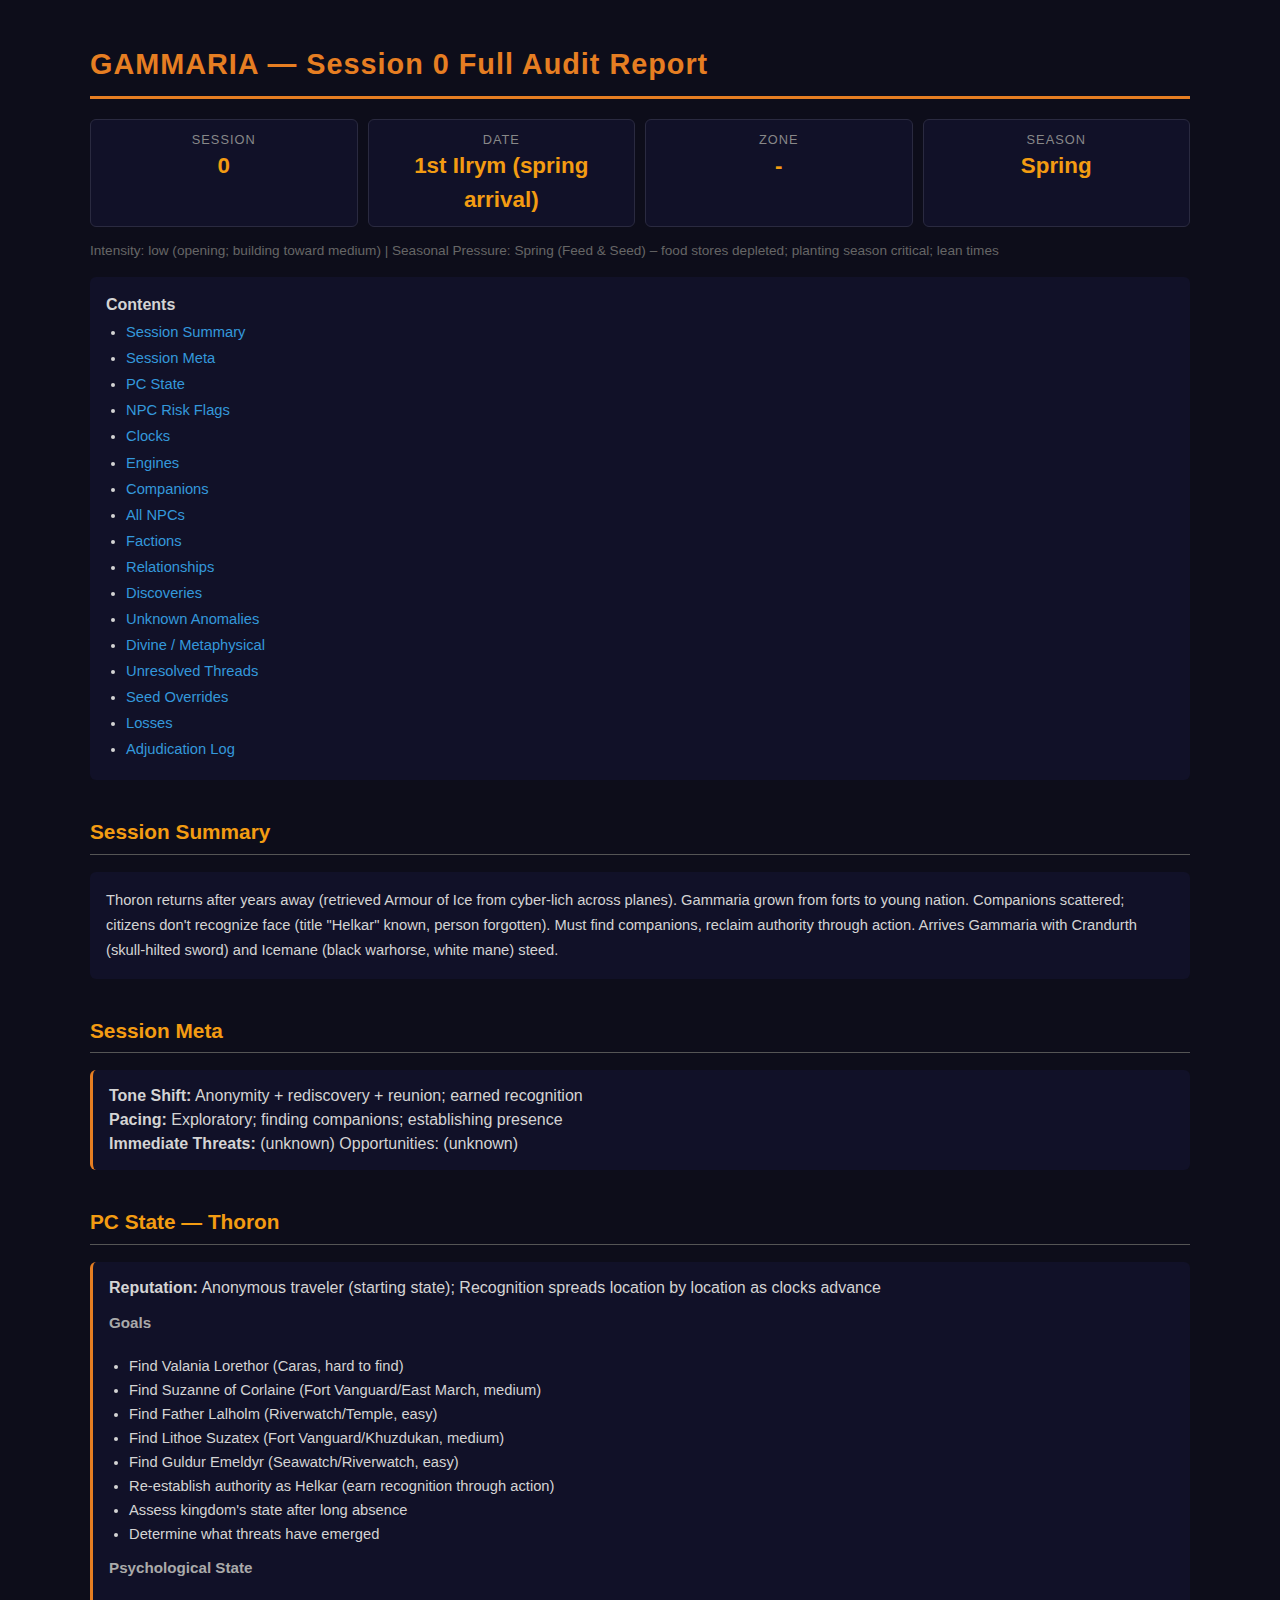
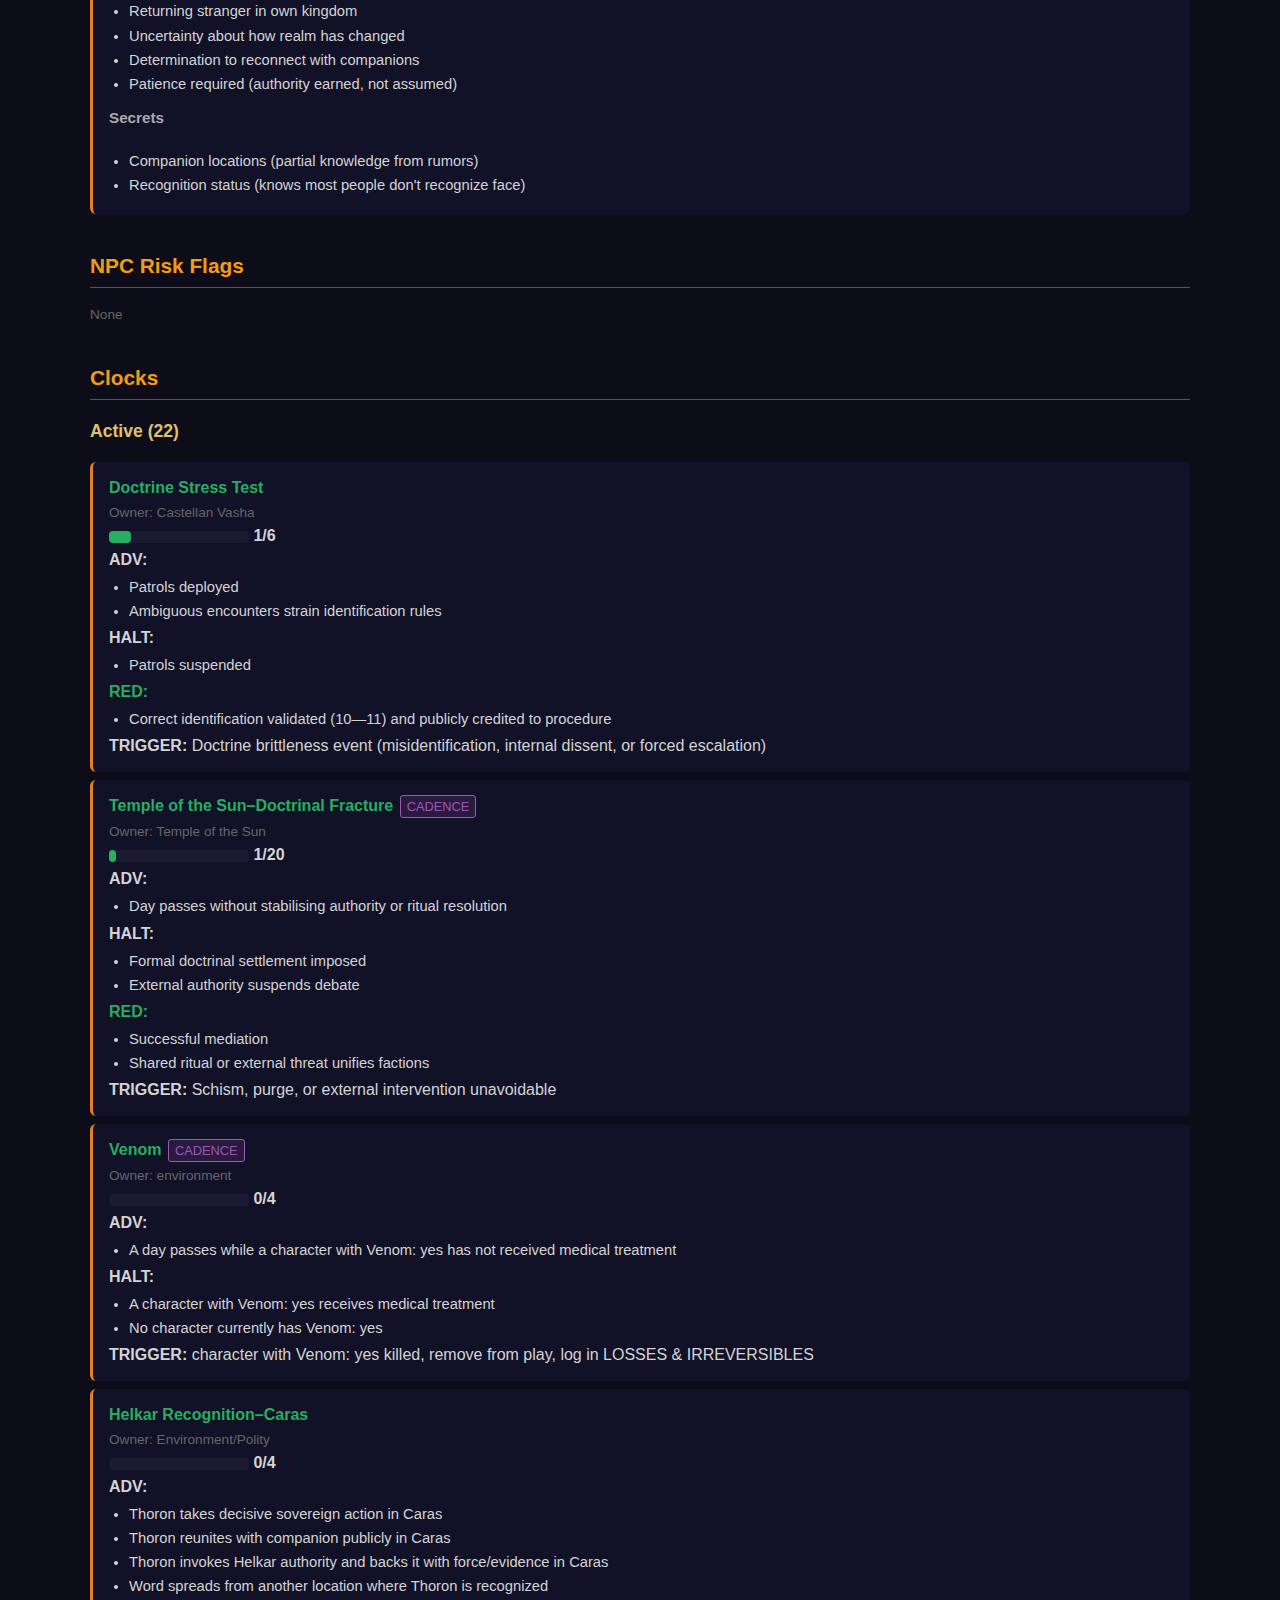
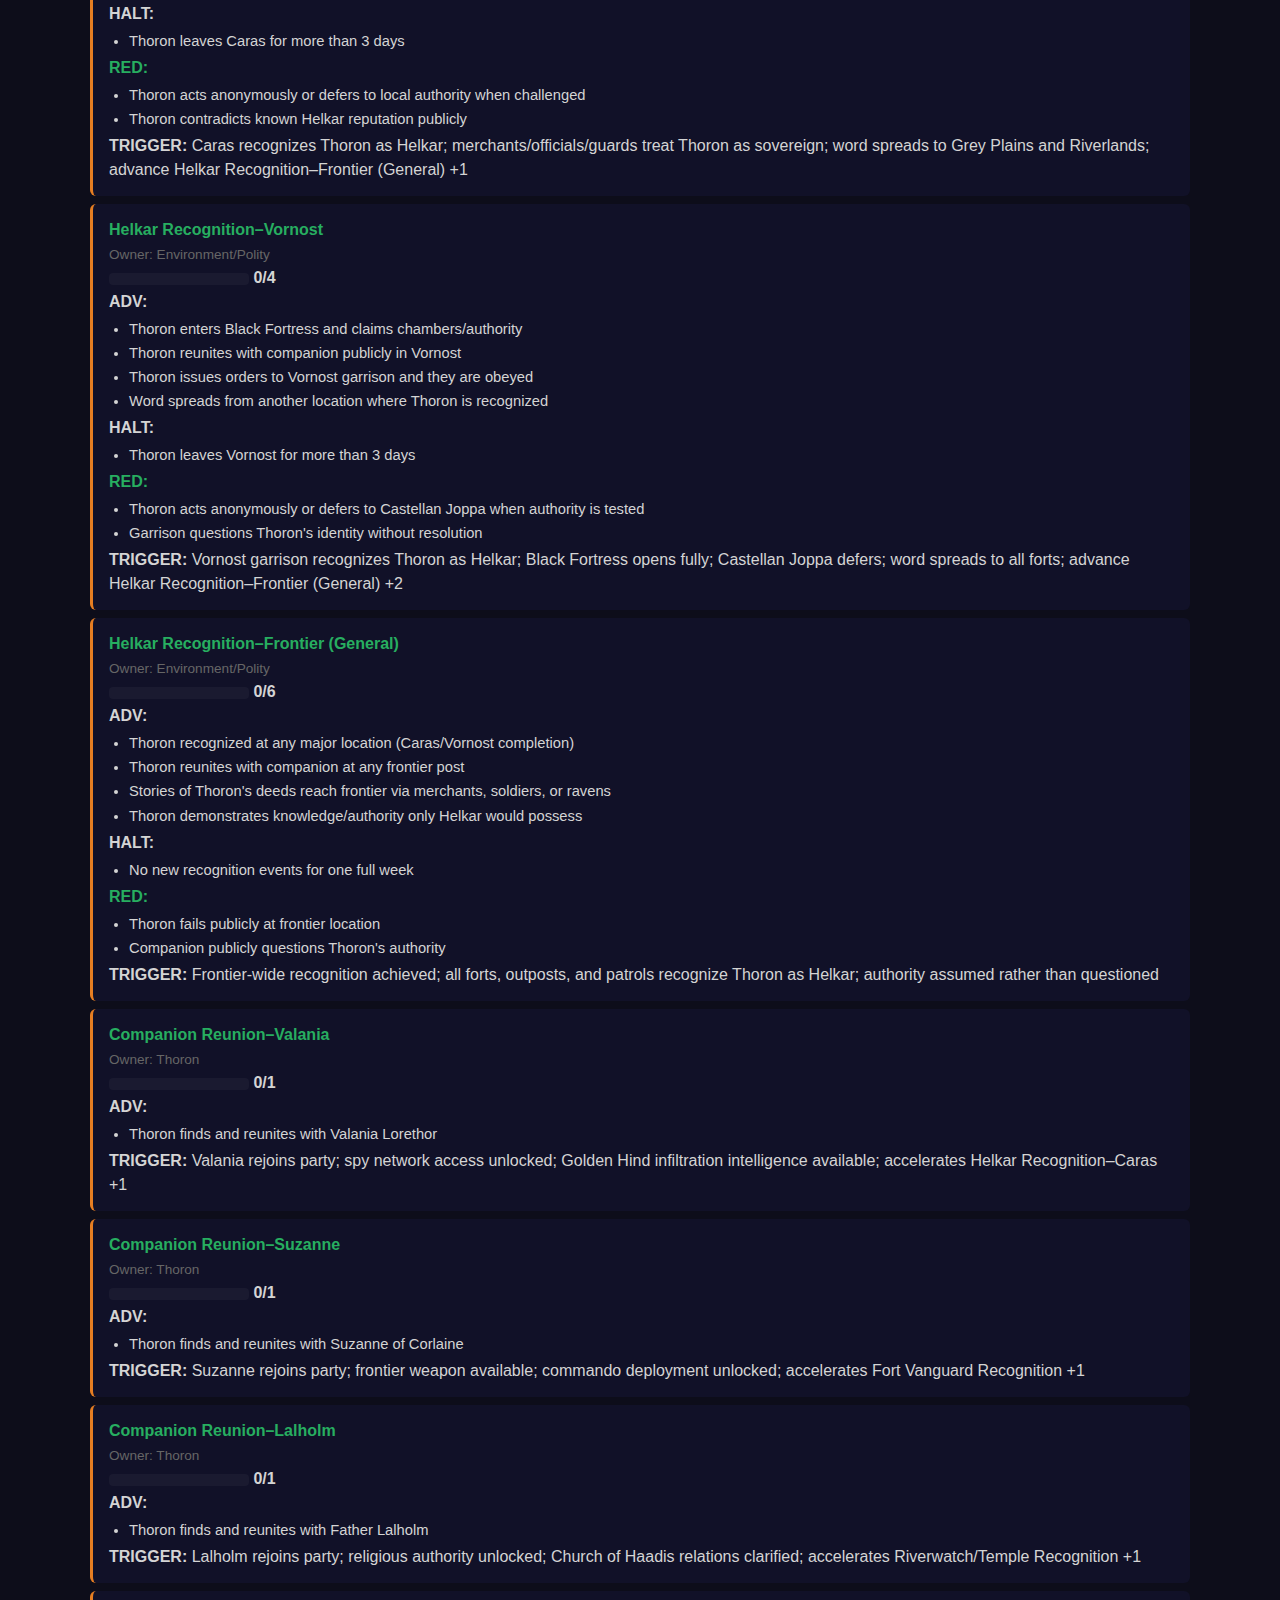
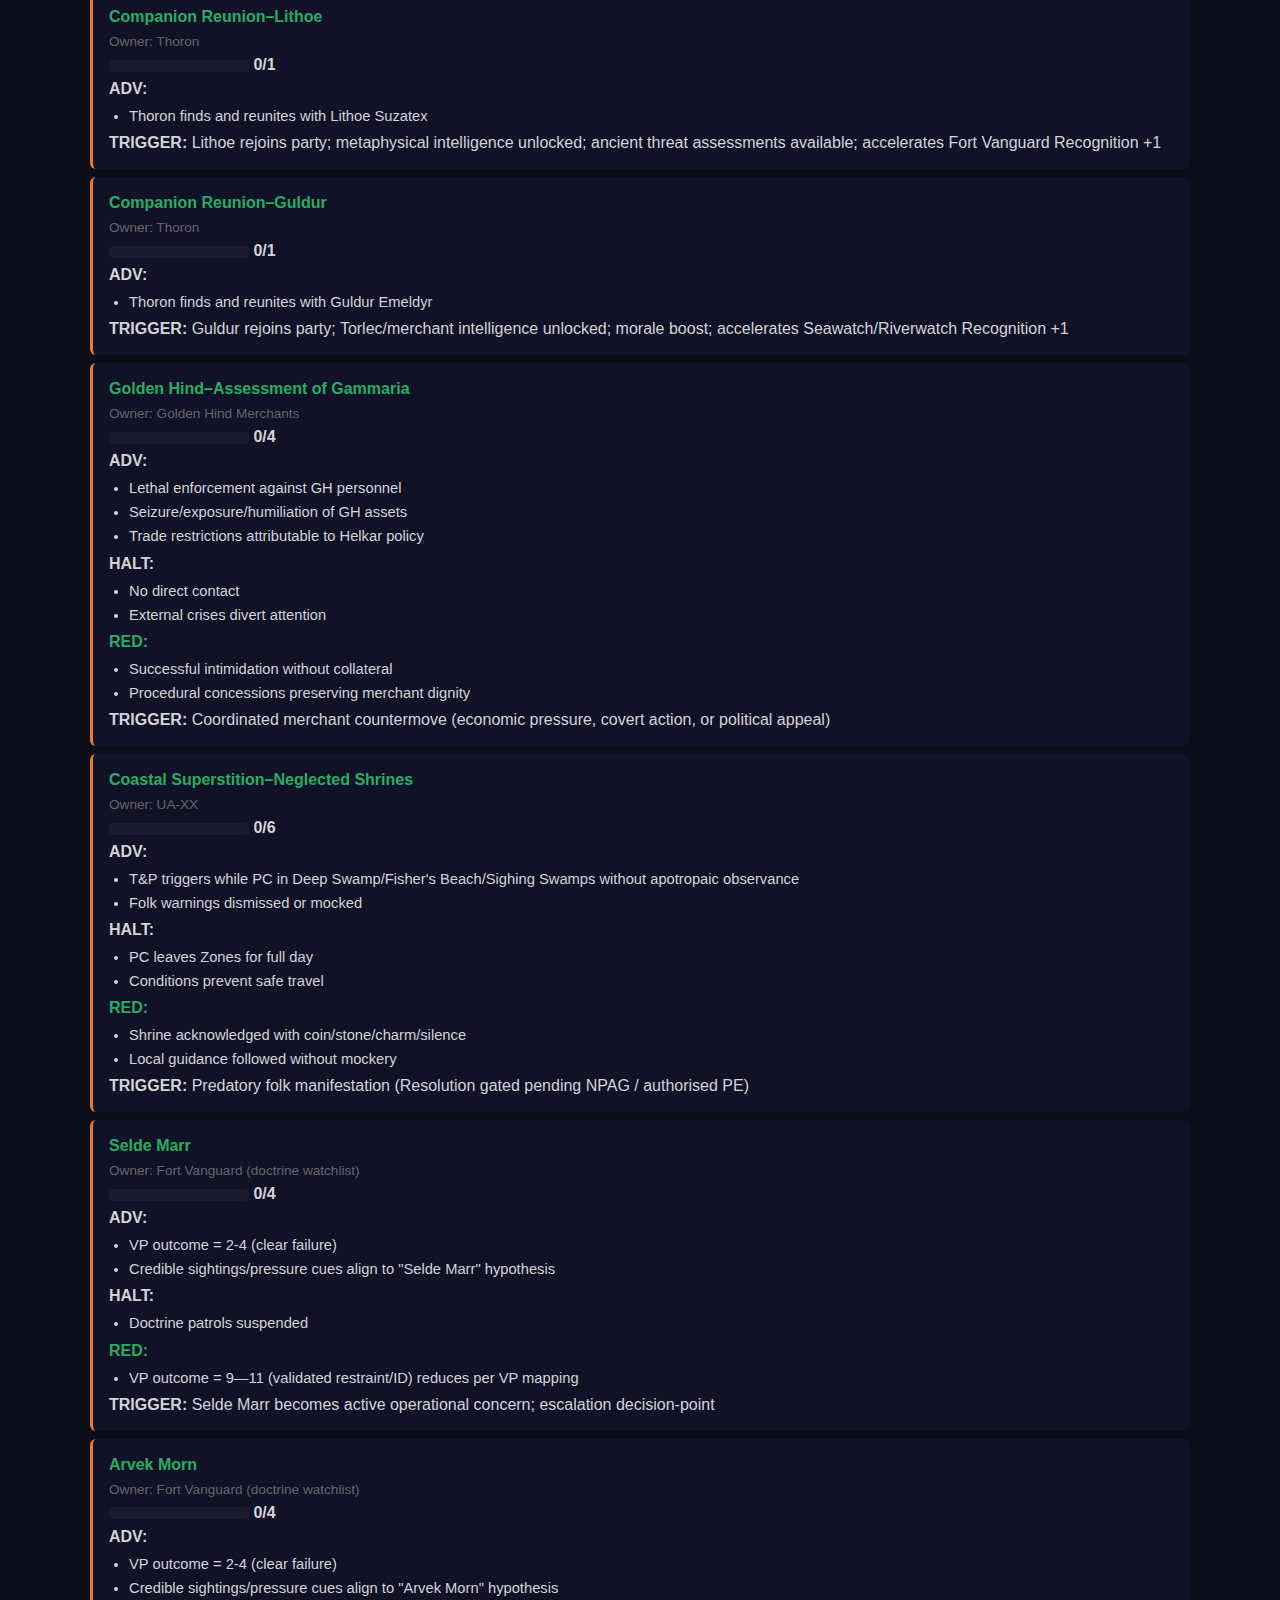
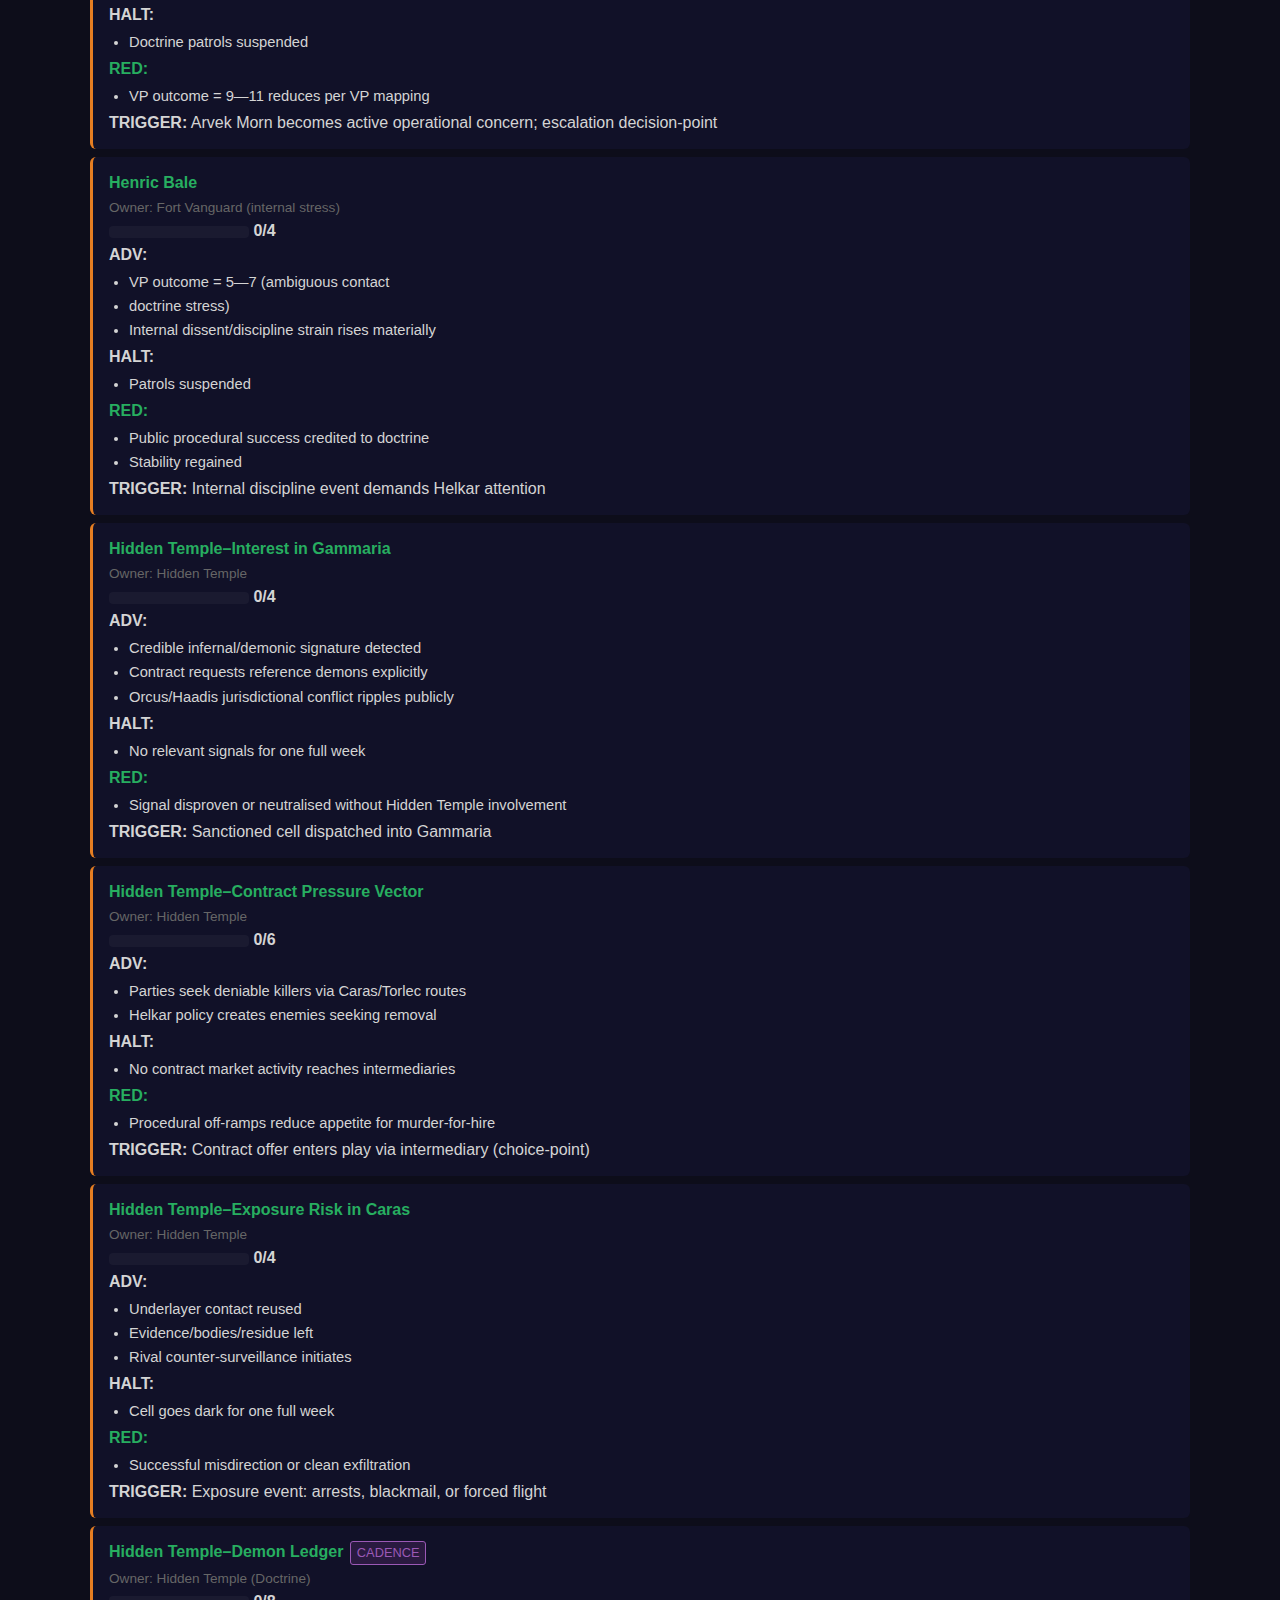
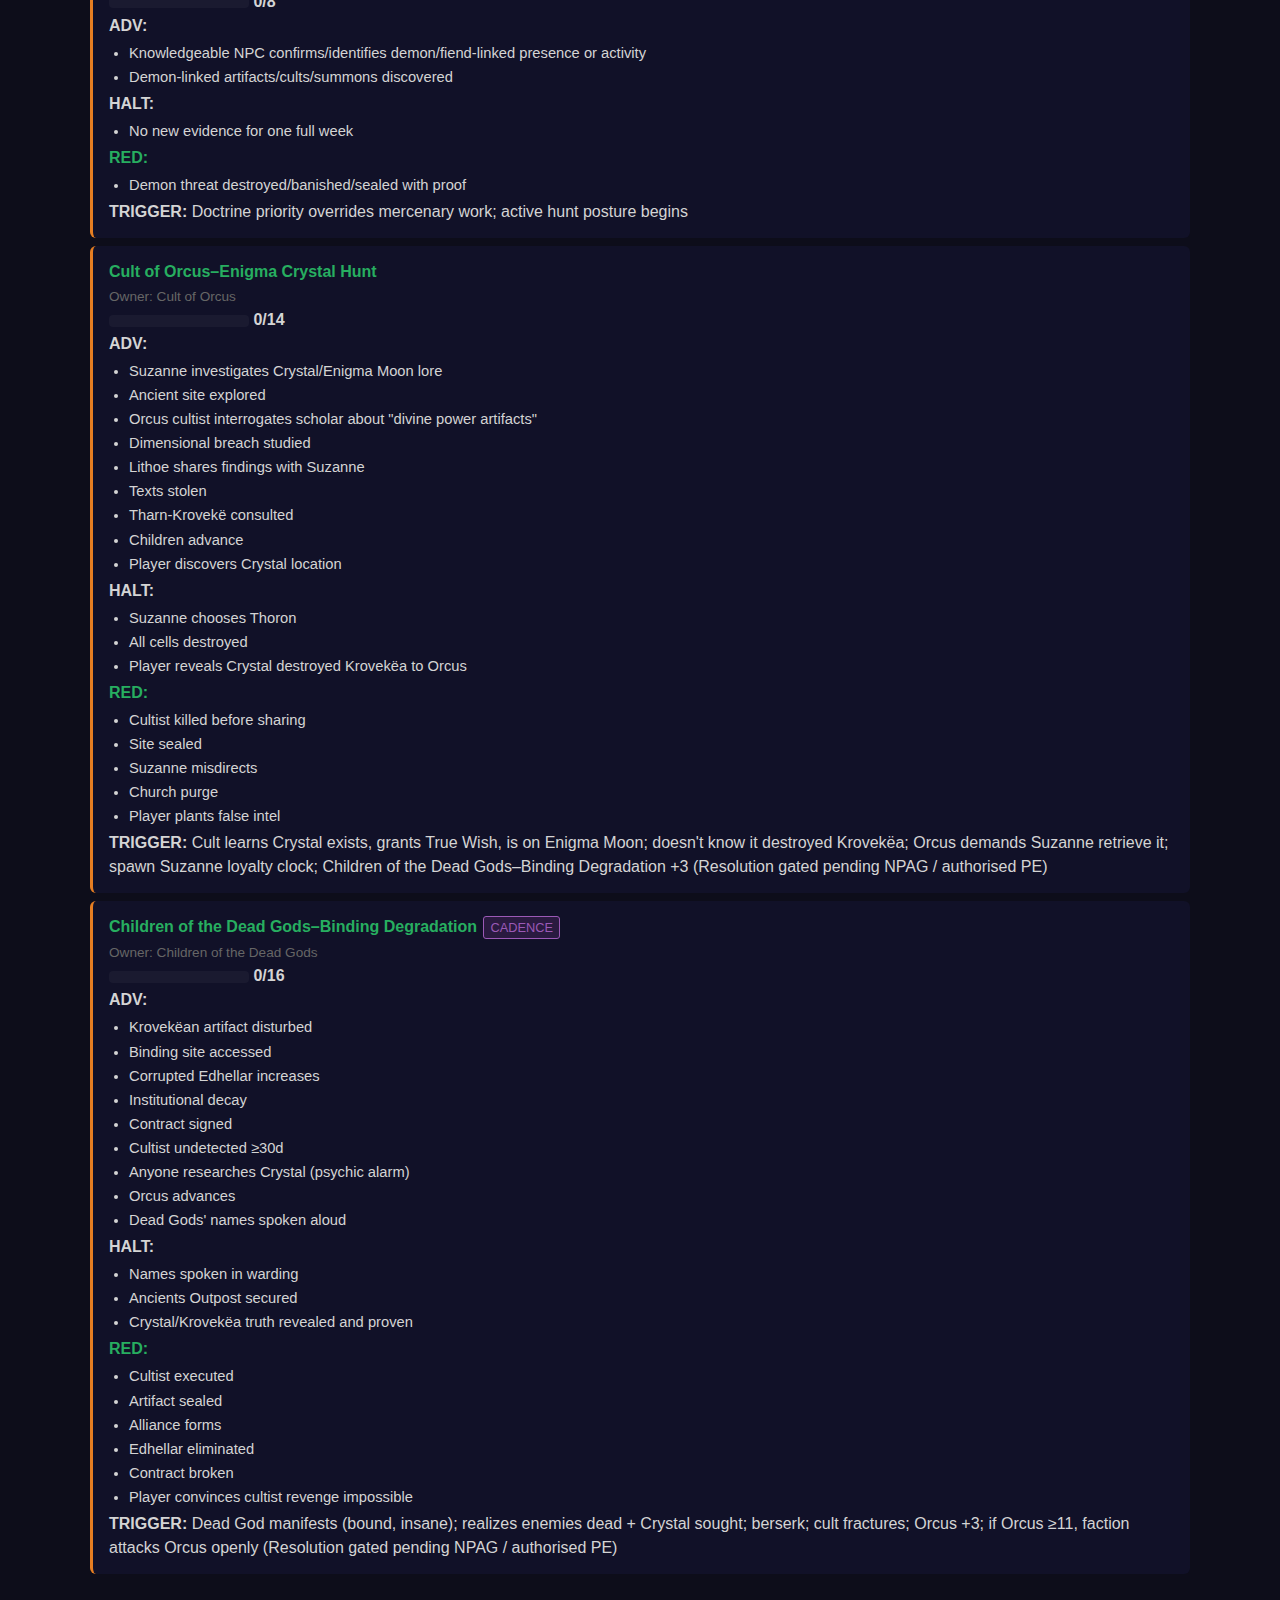
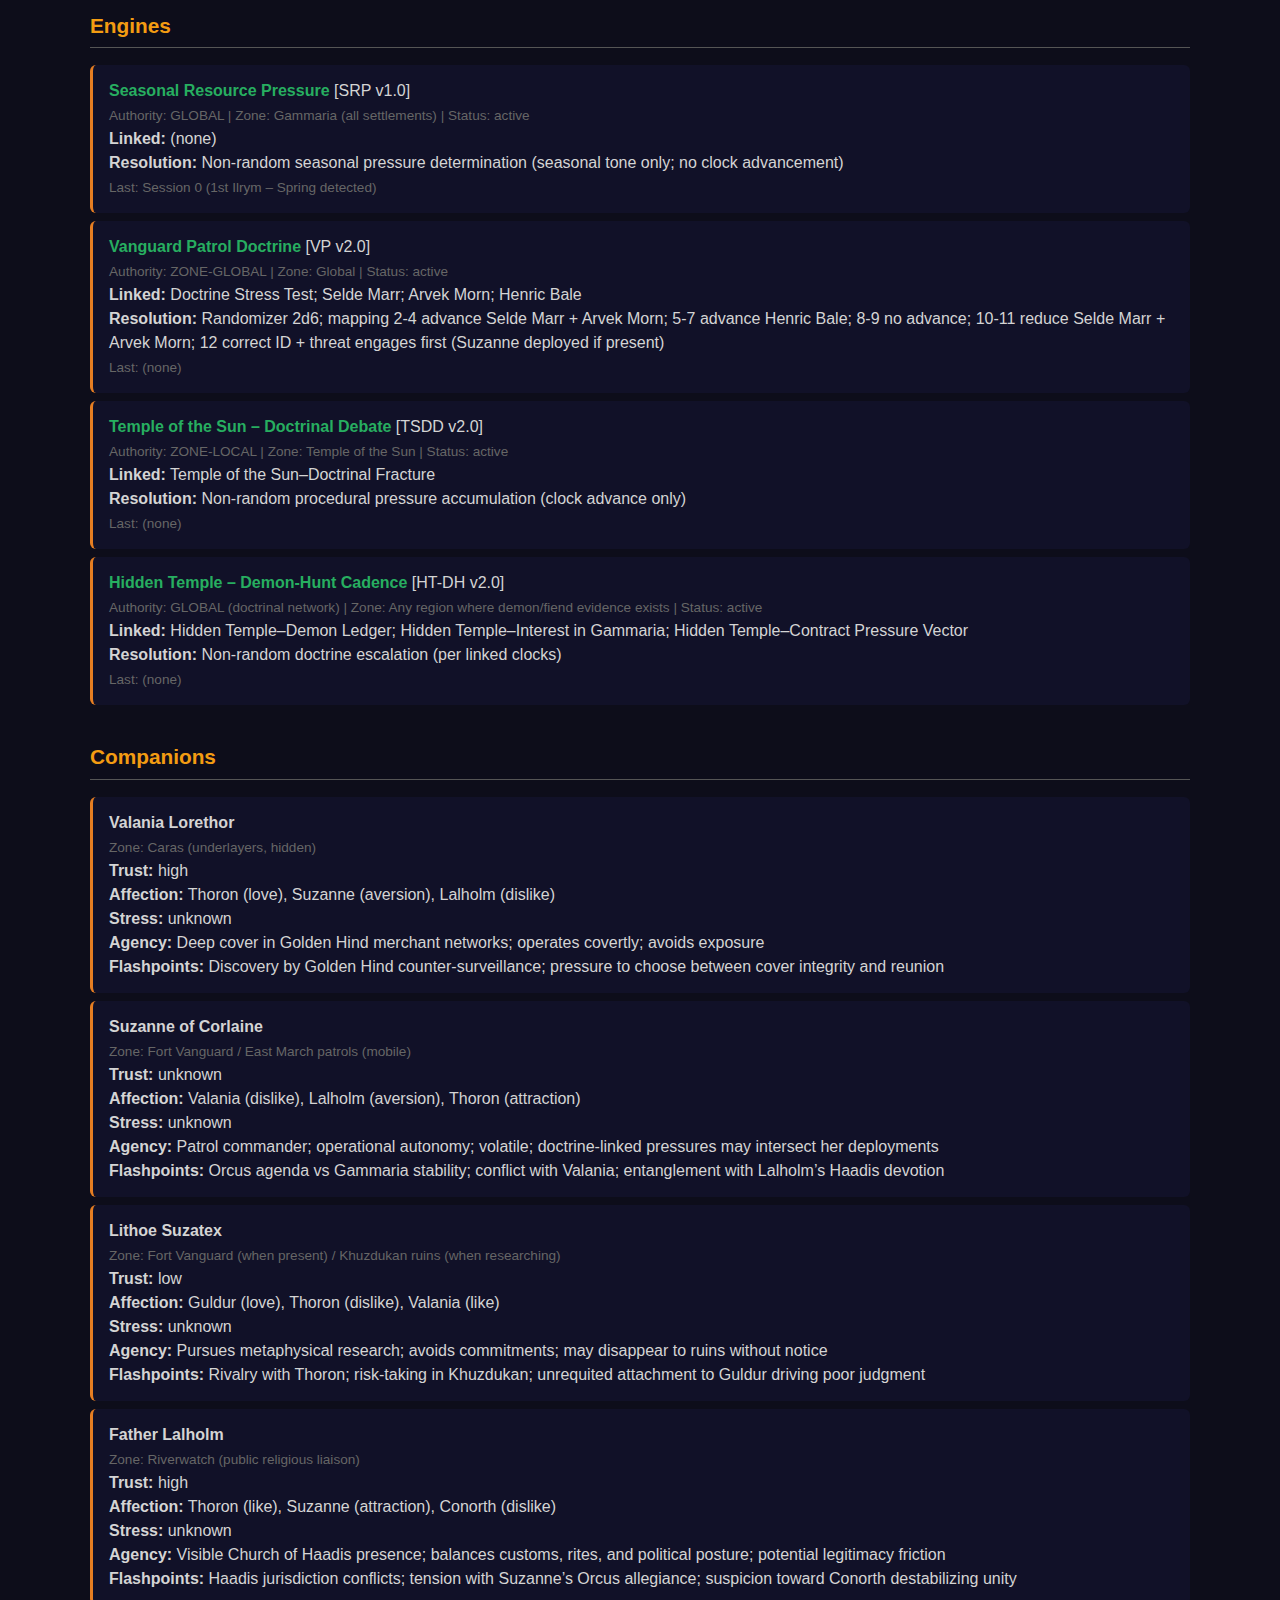
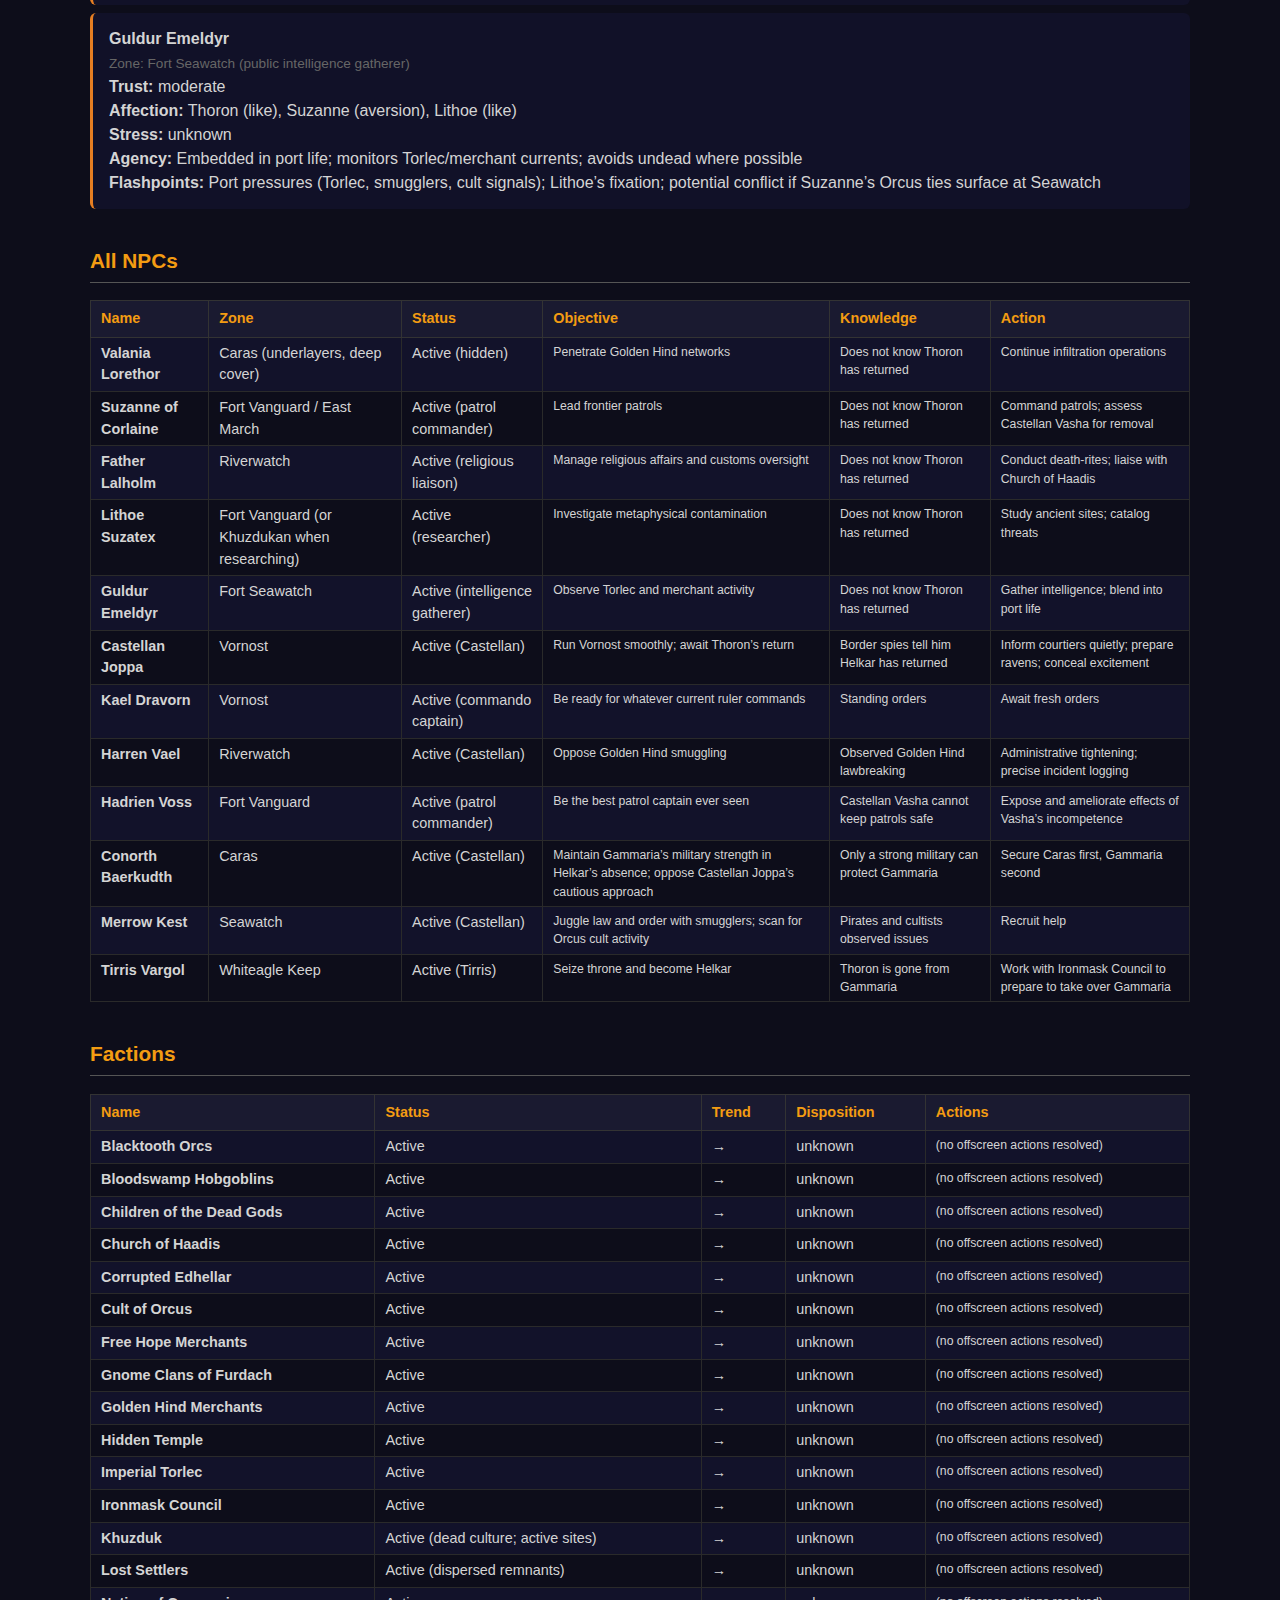
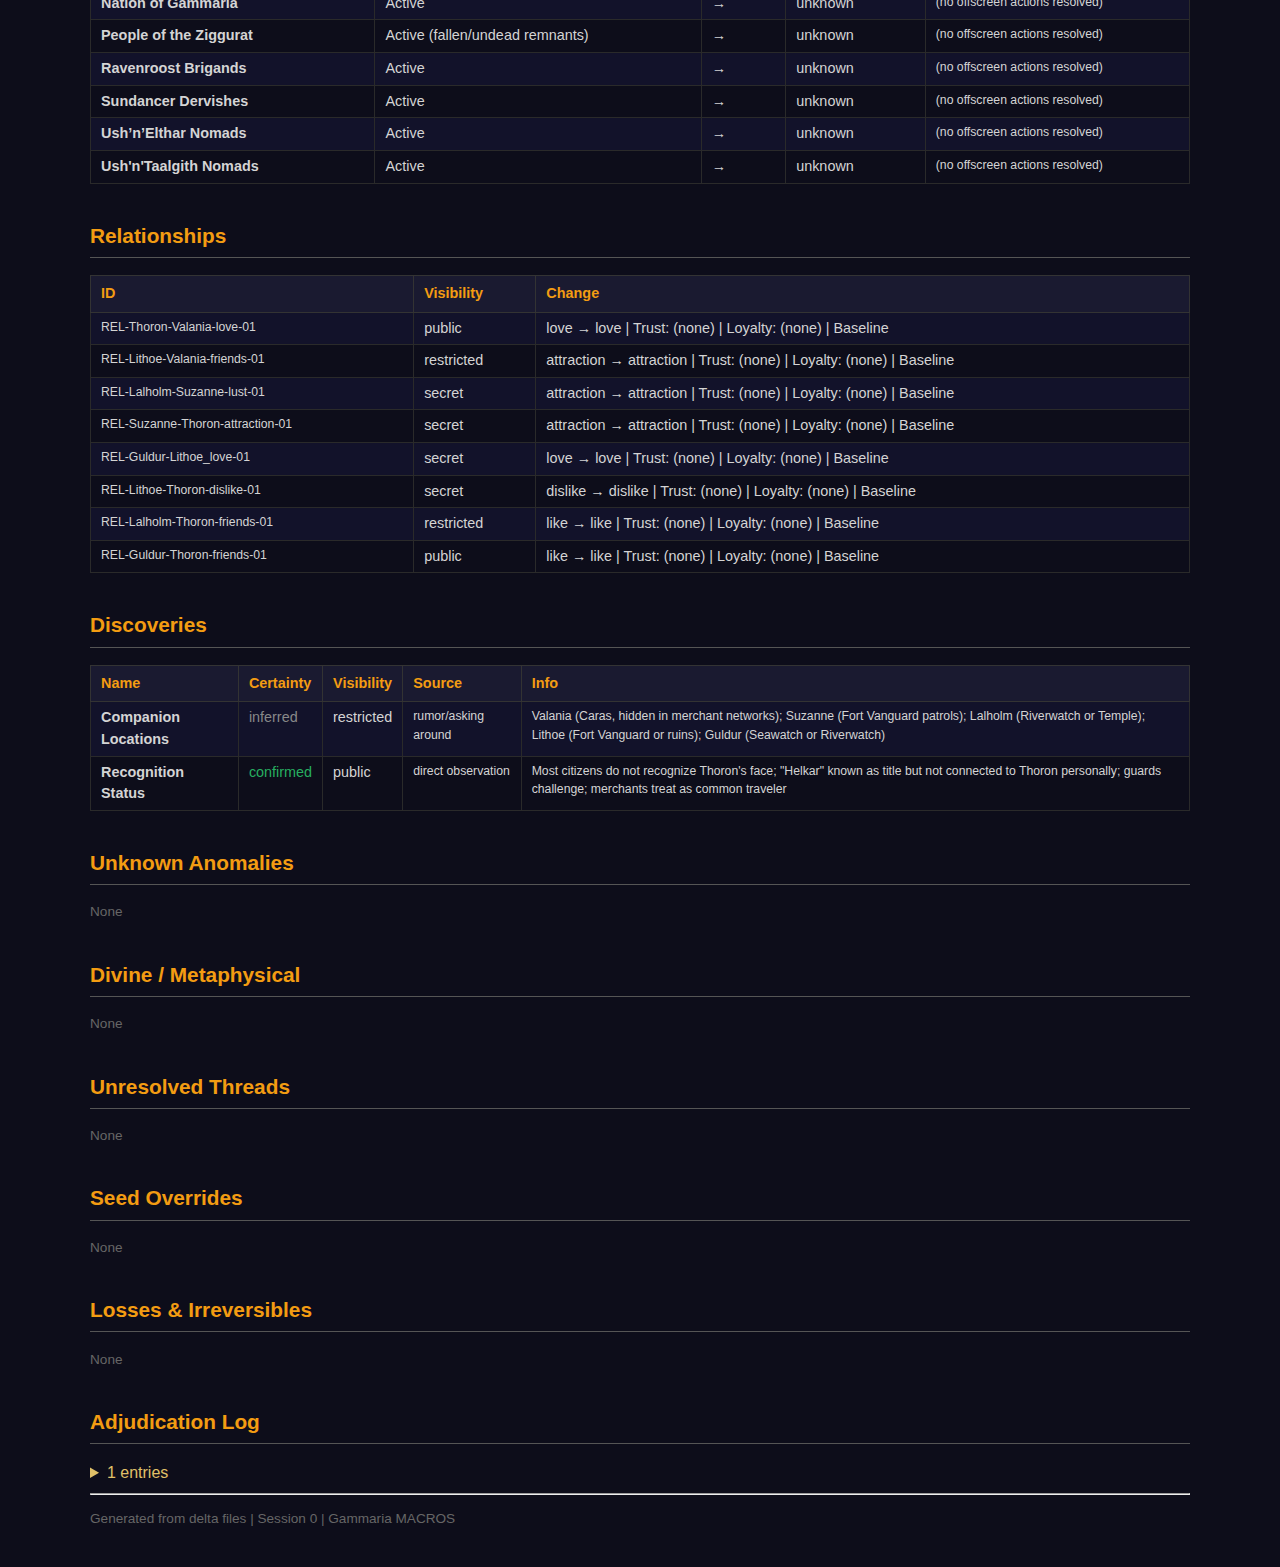
<file: session reports/Gammaria_Report_Session_00.html>
<!DOCTYPE html><html><head><meta charset='utf-8'><meta http-equiv='Content-Type' content='text/html; charset=utf-8'><title>Gammaria &mdash; Session 0 Audit</title><style>
body{background:#0d0d1a;color:#d4d4d4;font-family:'Segoe UI',Consolas,sans-serif;max-width:1100px;margin:0 auto;padding:24px;line-height:1.5}
h1{color:#e67e22;border-bottom:3px solid #e67e22;padding-bottom:10px;font-size:1.8em;letter-spacing:1px}
h2{color:#f39c12;margin-top:36px;border-bottom:1px solid #555;padding-bottom:6px;font-size:1.3em}
h3{color:#e0c068;margin-top:18px;font-size:1.1em}
h4{color:#aaa;margin-top:12px;font-size:0.95em}
table{border-collapse:collapse;width:100%;margin:8px 0 16px 0;font-size:0.9em}
th{background:#1a1a30;color:#f39c12;text-align:left;padding:7px 10px;border:1px solid #333;font-weight:600}
td{padding:5px 10px;border:1px solid #2a2a2a;vertical-align:top}
tr:nth-child(even){background:#12122a}
tr:nth-child(odd){background:#0d0d1a}
.bar-bg{background:#1a1a30;border-radius:4px;height:12px;width:140px;display:inline-block;vertical-align:middle}
.bar-fill{height:12px;border-radius:4px}
.fired{color:#e74c3c;font-weight:bold}
.muted{color:#666;font-size:0.85em}
.tag{display:inline-block;padding:1px 6px;border-radius:3px;font-size:0.8em;margin:1px 2px}
.tag-cadence{background:#2a1a40;color:#9b59b6;border:1px solid #9b59b6}
.tag-fired{background:#3a1a1a;color:#e74c3c;border:1px solid #e74c3c}
.tag-with-pc{background:#1a3a1a;color:#27ae60;border:1px solid #27ae60}
.tag-adv{background:#1a3a1a;color:#27ae60;border:1px solid #27ae60}
.section{background:#111128;padding:14px 16px;border-radius:6px;margin:8px 0;border-left:3px solid #e67e22}
.meta-grid{display:grid;grid-template-columns:repeat(4,1fr);gap:10px;margin:12px 0}
.meta-box{background:#111128;padding:10px;border-radius:6px;text-align:center;border:1px solid #2a2a40}
.meta-label{color:#888;font-size:0.8em;text-transform:uppercase;letter-spacing:1px}
.meta-value{color:#f39c12;font-size:1.4em;font-weight:bold}
.summary-block{background:#111128;padding:16px;border-radius:6px;margin:8px 0;line-height:1.7;white-space:pre-wrap;font-size:0.92em}
ul{margin:4px 0;padding-left:20px} li{margin:2px 0;font-size:0.92em}
.toc{background:#111128;padding:16px;border-radius:6px;margin:16px 0}
.toc a{color:#3498db;text-decoration:none} .toc a:hover{text-decoration:underline} .toc li{margin:4px 0}
details{margin:4px 0} details summary{cursor:pointer;color:#e0c068;font-weight:500}
</style></head><body>
<h1>GAMMARIA &mdash; Session 0 Full Audit Report</h1>
<div class='meta-grid'>
<div class='meta-box'><div class='meta-label'>Session</div><div class='meta-value'>0</div></div>
<div class='meta-box'><div class='meta-label'>Date</div><div class='meta-value'>1st Ilrym (spring arrival)</div></div>
<div class='meta-box'><div class='meta-label'>Zone</div><div class='meta-value'>-</div></div>
<div class='meta-box'><div class='meta-label'>Season</div><div class='meta-value'>Spring</div></div>
</div>
<p class='muted'>Intensity: low (opening; building toward medium) | Seasonal Pressure: Spring (Feed &amp; Seed) &#8211; food stores depleted; planting season critical; lean times</p>
<div class='toc'><strong>Contents</strong><ul>
<li><a href='#summary'>Session Summary</a></li>
<li><a href='#meta'>Session Meta</a></li>
<li><a href='#pc'>PC State</a></li>
<li><a href='#risk'>NPC Risk Flags</a></li>
<li><a href='#clocks'>Clocks</a></li>
<li><a href='#engines'>Engines</a></li>
<li><a href='#companions'>Companions</a></li>
<li><a href='#npcs'>All NPCs</a></li>
<li><a href='#factions'>Factions</a></li>
<li><a href='#rels'>Relationships</a></li>
<li><a href='#discs'>Discoveries</a></li>
<li><a href='#ua'>Unknown Anomalies</a></li>
<li><a href='#divine'>Divine / Metaphysical</a></li>
<li><a href='#threads'>Unresolved Threads</a></li>
<li><a href='#seed'>Seed Overrides</a></li>
<li><a href='#losses'>Losses</a></li>
<li><a href='#log'>Adjudication Log</a></li>
</ul></div>
<h2 id='summary'>Session Summary</h2>
<div class='summary-block'>Thoron returns after years away (retrieved Armour of Ice from cyber-lich across planes). Gammaria grown from forts to young nation. Companions scattered; citizens don&#x27;t recognize face (title &quot;Helkar&quot; known, person forgotten). Must find companions, reclaim authority through action. Arrives Gammaria with Crandurth (skull-hilted sword) and Icemane (black warhorse, white mane) steed.</div>
<h2 id='meta'>Session Meta</h2><div class='section'>
<b>Tone Shift:</b> Anonymity + rediscovery + reunion; earned recognition<br>
<b>Pacing:</b> Exploratory; finding companions; establishing presence<br>
<b>Immediate Threats:</b> (unknown)
Opportunities: (unknown)<br>
</div>
<h2 id='pc'>PC State &mdash; Thoron</h2>
<div class='section'>
<b>Reputation:</b> Anonymous traveler (starting state); Recognition spreads location by location as clocks advance<br>
<h4>Goals</h4><ul>
<li>Find Valania Lorethor (Caras, hard to find)</li>
<li>Find Suzanne of Corlaine (Fort Vanguard/East March, medium)</li>
<li>Find Father Lalholm (Riverwatch/Temple, easy)</li>
<li>Find Lithoe Suzatex (Fort Vanguard/Khuzdukan, medium)</li>
<li>Find Guldur Emeldyr (Seawatch/Riverwatch, easy)</li>
<li>Re-establish authority as Helkar (earn recognition through action)</li>
<li>Assess kingdom&#x27;s state after long absence</li>
<li>Determine what threats have emerged</li>
</ul>
<h4>Psychological State</h4><ul>
<li>Returning stranger in own kingdom</li>
<li>Uncertainty about how realm has changed</li>
<li>Determination to reconnect with companions</li>
<li>Patience required (authority earned, not assumed)</li>
</ul>
<h4>Secrets</h4><ul>
<li>Companion locations (partial knowledge from rumors)</li>
<li>Recognition status (knows most people don&#x27;t recognize face)</li>
</ul>
</div>
<h2 id='risk'>NPC Risk Flags</h2>
<p class='muted'>None</p>
<h2 id='clocks'>Clocks</h2>
<h3>Active (22)</h3>
<div class='section'><b style='color:#27ae60'>Doctrine Stress Test</b><br>
<span class='muted'>Owner: Castellan Vasha</span><br>
<div class="bar-bg"><div class="bar-fill" style="background:#27ae60;width:16%"></div></div> <b>1/6</b><br>
<b>ADV:</b><ul>
<li>Patrols deployed</li>
<li>Ambiguous encounters strain identification rules</li>
</ul>
<b>HALT:</b><ul>
<li>Patrols suspended</li>
</ul>
<b style='color:#27ae60'>RED:</b><ul>
<li>Correct identification validated (10&#8212;11) and publicly credited to procedure</li>
</ul>
<b>TRIGGER:</b> Doctrine brittleness event (misidentification, internal dissent, or forced escalation)<br>
</div>
<div class='section'><b style='color:#27ae60'>Temple of the Sun&#8211;Doctrinal Fracture</b> <span class='tag tag-cadence'>CADENCE</span><br>
<span class='muted'>Owner: Temple of the Sun</span><br>
<div class="bar-bg"><div class="bar-fill" style="background:#27ae60;width:5%"></div></div> <b>1/20</b><br>
<b>ADV:</b><ul>
<li>Day passes without stabilising authority or ritual resolution</li>
</ul>
<b>HALT:</b><ul>
<li>Formal doctrinal settlement imposed</li>
<li>External authority suspends debate</li>
</ul>
<b style='color:#27ae60'>RED:</b><ul>
<li>Successful mediation</li>
<li>Shared ritual or external threat unifies factions</li>
</ul>
<b>TRIGGER:</b> Schism, purge, or external intervention unavoidable<br>
</div>
<div class='section'><b style='color:#27ae60'>Venom</b> <span class='tag tag-cadence'>CADENCE</span><br>
<span class='muted'>Owner: environment</span><br>
<div class="bar-bg"><div class="bar-fill" style="background:#27ae60;width:0%"></div></div> <b>0/4</b><br>
<b>ADV:</b><ul>
<li>A day passes while a character with Venom: yes has not received medical treatment</li>
</ul>
<b>HALT:</b><ul>
<li>A character with Venom: yes receives medical treatment</li>
<li>No character currently has Venom: yes</li>
</ul>
<b>TRIGGER:</b> character with Venom: yes killed, remove from play, log in LOSSES &amp; IRREVERSIBLES<br>
</div>
<div class='section'><b style='color:#27ae60'>Helkar Recognition&#8211;Caras</b><br>
<span class='muted'>Owner: Environment/Polity</span><br>
<div class="bar-bg"><div class="bar-fill" style="background:#27ae60;width:0%"></div></div> <b>0/4</b><br>
<b>ADV:</b><ul>
<li>Thoron takes decisive sovereign action in Caras</li>
<li>Thoron reunites with companion publicly in Caras</li>
<li>Thoron invokes Helkar authority and backs it with force/evidence in Caras</li>
<li>Word spreads from another location where Thoron is recognized</li>
</ul>
<b>HALT:</b><ul>
<li>Thoron leaves Caras for more than 3 days</li>
</ul>
<b style='color:#27ae60'>RED:</b><ul>
<li>Thoron acts anonymously or defers to local authority when challenged</li>
<li>Thoron contradicts known Helkar reputation publicly</li>
</ul>
<b>TRIGGER:</b> Caras recognizes Thoron as Helkar; merchants/officials/guards treat Thoron as sovereign; word spreads to Grey Plains and Riverlands; advance Helkar Recognition&#8211;Frontier (General) +1<br>
</div>
<div class='section'><b style='color:#27ae60'>Helkar Recognition&#8211;Vornost</b><br>
<span class='muted'>Owner: Environment/Polity</span><br>
<div class="bar-bg"><div class="bar-fill" style="background:#27ae60;width:0%"></div></div> <b>0/4</b><br>
<b>ADV:</b><ul>
<li>Thoron enters Black Fortress and claims chambers/authority</li>
<li>Thoron reunites with companion publicly in Vornost</li>
<li>Thoron issues orders to Vornost garrison and they are obeyed</li>
<li>Word spreads from another location where Thoron is recognized</li>
</ul>
<b>HALT:</b><ul>
<li>Thoron leaves Vornost for more than 3 days</li>
</ul>
<b style='color:#27ae60'>RED:</b><ul>
<li>Thoron acts anonymously or defers to Castellan Joppa when authority is tested</li>
<li>Garrison questions Thoron&#x27;s identity without resolution</li>
</ul>
<b>TRIGGER:</b> Vornost garrison recognizes Thoron as Helkar; Black Fortress opens fully; Castellan Joppa defers; word spreads to all forts; advance Helkar Recognition&#8211;Frontier (General) +2<br>
</div>
<div class='section'><b style='color:#27ae60'>Helkar Recognition&#8211;Frontier (General)</b><br>
<span class='muted'>Owner: Environment/Polity</span><br>
<div class="bar-bg"><div class="bar-fill" style="background:#27ae60;width:0%"></div></div> <b>0/6</b><br>
<b>ADV:</b><ul>
<li>Thoron recognized at any major location (Caras/Vornost completion)</li>
<li>Thoron reunites with companion at any frontier post</li>
<li>Stories of Thoron&#x27;s deeds reach frontier via merchants, soldiers, or ravens</li>
<li>Thoron demonstrates knowledge/authority only Helkar would possess</li>
</ul>
<b>HALT:</b><ul>
<li>No new recognition events for one full week</li>
</ul>
<b style='color:#27ae60'>RED:</b><ul>
<li>Thoron fails publicly at frontier location</li>
<li>Companion publicly questions Thoron&#x27;s authority</li>
</ul>
<b>TRIGGER:</b> Frontier-wide recognition achieved; all forts, outposts, and patrols recognize Thoron as Helkar; authority assumed rather than questioned<br>
</div>
<div class='section'><b style='color:#27ae60'>Companion Reunion&#8211;Valania</b><br>
<span class='muted'>Owner: Thoron</span><br>
<div class="bar-bg"><div class="bar-fill" style="background:#27ae60;width:0%"></div></div> <b>0/1</b><br>
<b>ADV:</b><ul>
<li>Thoron finds and reunites with Valania Lorethor</li>
</ul>
<b>TRIGGER:</b> Valania rejoins party; spy network access unlocked; Golden Hind infiltration intelligence available; accelerates Helkar Recognition&#8211;Caras +1<br>
</div>
<div class='section'><b style='color:#27ae60'>Companion Reunion&#8211;Suzanne</b><br>
<span class='muted'>Owner: Thoron</span><br>
<div class="bar-bg"><div class="bar-fill" style="background:#27ae60;width:0%"></div></div> <b>0/1</b><br>
<b>ADV:</b><ul>
<li>Thoron finds and reunites with Suzanne of Corlaine</li>
</ul>
<b>TRIGGER:</b> Suzanne rejoins party; frontier weapon available; commando deployment unlocked; accelerates Fort Vanguard Recognition +1<br>
</div>
<div class='section'><b style='color:#27ae60'>Companion Reunion&#8211;Lalholm</b><br>
<span class='muted'>Owner: Thoron</span><br>
<div class="bar-bg"><div class="bar-fill" style="background:#27ae60;width:0%"></div></div> <b>0/1</b><br>
<b>ADV:</b><ul>
<li>Thoron finds and reunites with Father Lalholm</li>
</ul>
<b>TRIGGER:</b> Lalholm rejoins party; religious authority unlocked; Church of Haadis relations clarified; accelerates Riverwatch/Temple Recognition +1<br>
</div>
<div class='section'><b style='color:#27ae60'>Companion Reunion&#8211;Lithoe</b><br>
<span class='muted'>Owner: Thoron</span><br>
<div class="bar-bg"><div class="bar-fill" style="background:#27ae60;width:0%"></div></div> <b>0/1</b><br>
<b>ADV:</b><ul>
<li>Thoron finds and reunites with Lithoe Suzatex</li>
</ul>
<b>TRIGGER:</b> Lithoe rejoins party; metaphysical intelligence unlocked; ancient threat assessments available; accelerates Fort Vanguard Recognition +1<br>
</div>
<div class='section'><b style='color:#27ae60'>Companion Reunion&#8211;Guldur</b><br>
<span class='muted'>Owner: Thoron</span><br>
<div class="bar-bg"><div class="bar-fill" style="background:#27ae60;width:0%"></div></div> <b>0/1</b><br>
<b>ADV:</b><ul>
<li>Thoron finds and reunites with Guldur Emeldyr</li>
</ul>
<b>TRIGGER:</b> Guldur rejoins party; Torlec/merchant intelligence unlocked; morale boost; accelerates Seawatch/Riverwatch Recognition +1<br>
</div>
<div class='section'><b style='color:#27ae60'>Golden Hind&#8211;Assessment of Gammaria</b><br>
<span class='muted'>Owner: Golden Hind Merchants</span><br>
<div class="bar-bg"><div class="bar-fill" style="background:#27ae60;width:0%"></div></div> <b>0/4</b><br>
<b>ADV:</b><ul>
<li>Lethal enforcement against GH personnel</li>
<li>Seizure/exposure/humiliation of GH assets</li>
<li>Trade restrictions attributable to Helkar policy</li>
</ul>
<b>HALT:</b><ul>
<li>No direct contact</li>
<li>External crises divert attention</li>
</ul>
<b style='color:#27ae60'>RED:</b><ul>
<li>Successful intimidation without collateral</li>
<li>Procedural concessions preserving merchant dignity</li>
</ul>
<b>TRIGGER:</b> Coordinated merchant countermove (economic pressure, covert action, or political appeal)<br>
</div>
<div class='section'><b style='color:#27ae60'>Coastal Superstition&#8211;Neglected Shrines</b><br>
<span class='muted'>Owner: UA-XX</span><br>
<div class="bar-bg"><div class="bar-fill" style="background:#27ae60;width:0%"></div></div> <b>0/6</b><br>
<b>ADV:</b><ul>
<li>T&amp;P triggers while PC in Deep Swamp/Fisher&#x27;s Beach/Sighing Swamps without apotropaic observance</li>
<li>Folk warnings dismissed or mocked</li>
</ul>
<b>HALT:</b><ul>
<li>PC leaves Zones for full day</li>
<li>Conditions prevent safe travel</li>
</ul>
<b style='color:#27ae60'>RED:</b><ul>
<li>Shrine acknowledged with coin/stone/charm/silence</li>
<li>Local guidance followed without mockery</li>
</ul>
<b>TRIGGER:</b> Predatory folk manifestation (Resolution gated pending NPAG / authorised PE)<br>
</div>
<div class='section'><b style='color:#27ae60'>Selde Marr</b><br>
<span class='muted'>Owner: Fort Vanguard (doctrine watchlist)</span><br>
<div class="bar-bg"><div class="bar-fill" style="background:#27ae60;width:0%"></div></div> <b>0/4</b><br>
<b>ADV:</b><ul>
<li>VP outcome = 2-4 (clear failure)</li>
<li>Credible sightings/pressure cues align to &quot;Selde Marr&quot; hypothesis</li>
</ul>
<b>HALT:</b><ul>
<li>Doctrine patrols suspended</li>
</ul>
<b style='color:#27ae60'>RED:</b><ul>
<li>VP outcome = 9&#8212;11 (validated restraint/ID) reduces per VP mapping</li>
</ul>
<b>TRIGGER:</b> Selde Marr becomes active operational concern; escalation decision-point<br>
</div>
<div class='section'><b style='color:#27ae60'>Arvek Morn</b><br>
<span class='muted'>Owner: Fort Vanguard (doctrine watchlist)</span><br>
<div class="bar-bg"><div class="bar-fill" style="background:#27ae60;width:0%"></div></div> <b>0/4</b><br>
<b>ADV:</b><ul>
<li>VP outcome = 2-4 (clear failure)</li>
<li>Credible sightings/pressure cues align to &quot;Arvek Morn&quot; hypothesis</li>
</ul>
<b>HALT:</b><ul>
<li>Doctrine patrols suspended</li>
</ul>
<b style='color:#27ae60'>RED:</b><ul>
<li>VP outcome = 9&#8212;11 reduces per VP mapping</li>
</ul>
<b>TRIGGER:</b> Arvek Morn becomes active operational concern; escalation decision-point<br>
</div>
<div class='section'><b style='color:#27ae60'>Henric Bale</b><br>
<span class='muted'>Owner: Fort Vanguard (internal stress)</span><br>
<div class="bar-bg"><div class="bar-fill" style="background:#27ae60;width:0%"></div></div> <b>0/4</b><br>
<b>ADV:</b><ul>
<li>VP outcome = 5&#8212;7 (ambiguous contact</li>
<li>doctrine stress)</li>
<li>Internal dissent/discipline strain rises materially</li>
</ul>
<b>HALT:</b><ul>
<li>Patrols suspended</li>
</ul>
<b style='color:#27ae60'>RED:</b><ul>
<li>Public procedural success credited to doctrine</li>
<li>Stability regained</li>
</ul>
<b>TRIGGER:</b> Internal discipline event demands Helkar attention<br>
</div>
<div class='section'><b style='color:#27ae60'>Hidden Temple&#8211;Interest in Gammaria</b><br>
<span class='muted'>Owner: Hidden Temple</span><br>
<div class="bar-bg"><div class="bar-fill" style="background:#27ae60;width:0%"></div></div> <b>0/4</b><br>
<b>ADV:</b><ul>
<li>Credible infernal/demonic signature detected</li>
<li>Contract requests reference demons explicitly</li>
<li>Orcus/Haadis jurisdictional conflict ripples publicly</li>
</ul>
<b>HALT:</b><ul>
<li>No relevant signals for one full week</li>
</ul>
<b style='color:#27ae60'>RED:</b><ul>
<li>Signal disproven or neutralised without Hidden Temple involvement</li>
</ul>
<b>TRIGGER:</b> Sanctioned cell dispatched into Gammaria<br>
</div>
<div class='section'><b style='color:#27ae60'>Hidden Temple&#8211;Contract Pressure Vector</b><br>
<span class='muted'>Owner: Hidden Temple</span><br>
<div class="bar-bg"><div class="bar-fill" style="background:#27ae60;width:0%"></div></div> <b>0/6</b><br>
<b>ADV:</b><ul>
<li>Parties seek deniable killers via Caras/Torlec routes</li>
<li>Helkar policy creates enemies seeking removal</li>
</ul>
<b>HALT:</b><ul>
<li>No contract market activity reaches intermediaries</li>
</ul>
<b style='color:#27ae60'>RED:</b><ul>
<li>Procedural off-ramps reduce appetite for murder-for-hire</li>
</ul>
<b>TRIGGER:</b> Contract offer enters play via intermediary (choice-point)<br>
</div>
<div class='section'><b style='color:#27ae60'>Hidden Temple&#8211;Exposure Risk in Caras</b><br>
<span class='muted'>Owner: Hidden Temple</span><br>
<div class="bar-bg"><div class="bar-fill" style="background:#27ae60;width:0%"></div></div> <b>0/4</b><br>
<b>ADV:</b><ul>
<li>Underlayer contact reused</li>
<li>Evidence/bodies/residue left</li>
<li>Rival counter-surveillance initiates</li>
</ul>
<b>HALT:</b><ul>
<li>Cell goes dark for one full week</li>
</ul>
<b style='color:#27ae60'>RED:</b><ul>
<li>Successful misdirection or clean exfiltration</li>
</ul>
<b>TRIGGER:</b> Exposure event: arrests, blackmail, or forced flight<br>
</div>
<div class='section'><b style='color:#27ae60'>Hidden Temple&#8211;Demon Ledger</b> <span class='tag tag-cadence'>CADENCE</span><br>
<span class='muted'>Owner: Hidden Temple (Doctrine)</span><br>
<div class="bar-bg"><div class="bar-fill" style="background:#27ae60;width:0%"></div></div> <b>0/8</b><br>
<b>ADV:</b><ul>
<li>Knowledgeable NPC confirms/identifies demon/fiend-linked presence or activity</li>
<li>Demon-linked artifacts/cults/summons discovered</li>
</ul>
<b>HALT:</b><ul>
<li>No new evidence for one full week</li>
</ul>
<b style='color:#27ae60'>RED:</b><ul>
<li>Demon threat destroyed/banished/sealed with proof</li>
</ul>
<b>TRIGGER:</b> Doctrine priority overrides mercenary work; active hunt posture begins<br>
</div>
<div class='section'><b style='color:#27ae60'>Cult of Orcus&#8211;Enigma Crystal Hunt</b><br>
<span class='muted'>Owner: Cult of Orcus</span><br>
<div class="bar-bg"><div class="bar-fill" style="background:#27ae60;width:0%"></div></div> <b>0/14</b><br>
<b>ADV:</b><ul>
<li>Suzanne investigates Crystal/Enigma Moon lore</li>
<li>Ancient site explored</li>
<li>Orcus cultist interrogates scholar about &quot;divine power artifacts&quot;</li>
<li>Dimensional breach studied</li>
<li>Lithoe shares findings with Suzanne</li>
<li>Texts stolen</li>
<li>Tharn-Krovek&#235; consulted</li>
<li>Children advance</li>
<li>Player discovers Crystal location</li>
</ul>
<b>HALT:</b><ul>
<li>Suzanne chooses Thoron</li>
<li>All cells destroyed</li>
<li>Player reveals Crystal destroyed Krovek&#235;a to Orcus</li>
</ul>
<b style='color:#27ae60'>RED:</b><ul>
<li>Cultist killed before sharing</li>
<li>Site sealed</li>
<li>Suzanne misdirects</li>
<li>Church purge</li>
<li>Player plants false intel</li>
</ul>
<b>TRIGGER:</b> Cult learns Crystal exists, grants True Wish, is on Enigma Moon; doesn&#x27;t know it destroyed Krovek&#235;a; Orcus demands Suzanne retrieve it; spawn Suzanne loyalty clock; Children of the Dead Gods&#8211;Binding Degradation +3 (Resolution gated pending NPAG / authorised PE)<br>
</div>
<div class='section'><b style='color:#27ae60'>Children of the Dead Gods&#8211;Binding Degradation</b> <span class='tag tag-cadence'>CADENCE</span><br>
<span class='muted'>Owner: Children of the Dead Gods</span><br>
<div class="bar-bg"><div class="bar-fill" style="background:#27ae60;width:0%"></div></div> <b>0/16</b><br>
<b>ADV:</b><ul>
<li>Krovek&#235;an artifact disturbed</li>
<li>Binding site accessed</li>
<li>Corrupted Edhellar increases</li>
<li>Institutional decay</li>
<li>Contract signed</li>
<li>Cultist undetected &#8805;30d</li>
<li>Anyone researches Crystal (psychic alarm)</li>
<li>Orcus advances</li>
<li>Dead Gods&#x27; names spoken aloud</li>
</ul>
<b>HALT:</b><ul>
<li>Names spoken in warding</li>
<li>Ancients Outpost secured</li>
<li>Crystal/Krovek&#235;a truth revealed and proven</li>
</ul>
<b style='color:#27ae60'>RED:</b><ul>
<li>Cultist executed</li>
<li>Artifact sealed</li>
<li>Alliance forms</li>
<li>Edhellar eliminated</li>
<li>Contract broken</li>
<li>Player convinces cultist revenge impossible</li>
</ul>
<b>TRIGGER:</b> Dead God manifests (bound, insane); realizes enemies dead + Crystal sought; berserk; cult fractures; Orcus +3; if Orcus &#8805;11, faction attacks Orcus openly (Resolution gated pending NPAG / authorised PE)<br>
</div>
<h2 id='engines'>Engines</h2>
<div class='section'><b style='color:#27ae60'>Seasonal Resource Pressure</b> [SRP v1.0]<br>
<span class='muted'>Authority: GLOBAL | Zone: Gammaria (all settlements) | Status: active</span><br>
<b>Linked:</b> (none)<br>
<b>Resolution:</b> Non-random seasonal pressure determination (seasonal tone only; no clock advancement)<br>
<span class='muted'>Last: Session 0 (1st Ilrym &#8211; Spring detected)</span><br>
</div>
<div class='section'><b style='color:#27ae60'>Vanguard Patrol Doctrine</b> [VP v2.0]<br>
<span class='muted'>Authority: ZONE-GLOBAL | Zone: Global | Status: active</span><br>
<b>Linked:</b> Doctrine Stress Test; Selde Marr; Arvek Morn; Henric Bale<br>
<b>Resolution:</b> Randomizer 2d6; mapping 2-4 advance Selde Marr + Arvek Morn; 5-7 advance Henric Bale; 8-9 no advance; 10-11 reduce Selde Marr + Arvek Morn; 12 correct ID + threat engages first (Suzanne deployed if present)<br>
<span class='muted'>Last: (none)</span><br>
</div>
<div class='section'><b style='color:#27ae60'>Temple of the Sun &#8211; Doctrinal Debate</b> [TSDD v2.0]<br>
<span class='muted'>Authority: ZONE-LOCAL | Zone: Temple of the Sun | Status: active</span><br>
<b>Linked:</b> Temple of the Sun&#8211;Doctrinal Fracture<br>
<b>Resolution:</b> Non-random procedural pressure accumulation (clock advance only)<br>
<span class='muted'>Last: (none)</span><br>
</div>
<div class='section'><b style='color:#27ae60'>Hidden Temple &#8211; Demon-Hunt Cadence</b> [HT-DH v2.0]<br>
<span class='muted'>Authority: GLOBAL (doctrinal network) | Zone: Any region where demon/fiend evidence exists | Status: active</span><br>
<b>Linked:</b> Hidden Temple&#8211;Demon Ledger; Hidden Temple&#8211;Interest in Gammaria; Hidden Temple&#8211;Contract Pressure Vector<br>
<b>Resolution:</b> Non-random doctrine escalation (per linked clocks)<br>
<span class='muted'>Last: (none)</span><br>
</div>
<h2 id='companions'>Companions</h2>
<div class='section'><b>Valania Lorethor</b><br>
<span class='muted'>Zone: Caras (underlayers, hidden)</span><br>
<b>Trust:</b> high<br>
<b>Affection:</b> Thoron (love), Suzanne (aversion), Lalholm (dislike)<br>
<b>Stress:</b> unknown<br>
<b>Agency:</b> Deep cover in Golden Hind merchant networks; operates covertly; avoids exposure<br>
<b>Flashpoints:</b> Discovery by Golden Hind counter-surveillance; pressure to choose between cover integrity and reunion<br>
</div>
<div class='section'><b>Suzanne of Corlaine</b><br>
<span class='muted'>Zone: Fort Vanguard / East March patrols (mobile)</span><br>
<b>Trust:</b> unknown<br>
<b>Affection:</b> Valania (dislike), Lalholm (aversion), Thoron (attraction)<br>
<b>Stress:</b> unknown<br>
<b>Agency:</b> Patrol commander; operational autonomy; volatile; doctrine-linked pressures may intersect her deployments<br>
<b>Flashpoints:</b> Orcus agenda vs Gammaria stability; conflict with Valania; entanglement with Lalholm&#8217;s Haadis devotion<br>
</div>
<div class='section'><b>Lithoe Suzatex</b><br>
<span class='muted'>Zone: Fort Vanguard (when present) / Khuzdukan ruins (when researching)</span><br>
<b>Trust:</b> low<br>
<b>Affection:</b> Guldur (love), Thoron (dislike), Valania (like)<br>
<b>Stress:</b> unknown<br>
<b>Agency:</b> Pursues metaphysical research; avoids commitments; may disappear to ruins without notice<br>
<b>Flashpoints:</b> Rivalry with Thoron; risk-taking in Khuzdukan; unrequited attachment to Guldur driving poor judgment<br>
</div>
<div class='section'><b>Father Lalholm</b><br>
<span class='muted'>Zone: Riverwatch (public religious liaison)</span><br>
<b>Trust:</b> high<br>
<b>Affection:</b> Thoron (like), Suzanne (attraction), Conorth (dislike)<br>
<b>Stress:</b> unknown<br>
<b>Agency:</b> Visible Church of Haadis presence; balances customs, rites, and political posture; potential legitimacy friction<br>
<b>Flashpoints:</b> Haadis jurisdiction conflicts; tension with Suzanne&#8217;s Orcus allegiance; suspicion toward Conorth destabilizing unity<br>
</div>
<div class='section'><b>Guldur Emeldyr</b><br>
<span class='muted'>Zone: Fort Seawatch (public intelligence gatherer)</span><br>
<b>Trust:</b> moderate<br>
<b>Affection:</b> Thoron (like), Suzanne (aversion), Lithoe (like)<br>
<b>Stress:</b> unknown<br>
<b>Agency:</b> Embedded in port life; monitors Torlec/merchant currents; avoids undead where possible<br>
<b>Flashpoints:</b> Port pressures (Torlec, smugglers, cult signals); Lithoe&#8217;s fixation; potential conflict if Suzanne&#8217;s Orcus ties surface at Seawatch<br>
</div>
<h2 id='npcs'>All NPCs</h2>
<table><tr><th>Name</th><th>Zone</th><th>Status</th><th>Objective</th><th>Knowledge</th><th>Action</th></tr>
<tr><td><b>Valania Lorethor</b></td><td>Caras (underlayers, deep cover)</td><td>Active (hidden)</td><td style='font-size:0.85em'>Penetrate Golden Hind networks</td><td style='font-size:0.85em'>Does not know Thoron has returned</td><td style='font-size:0.85em'>Continue infiltration operations</td></tr>
<tr><td><b>Suzanne of Corlaine</b></td><td>Fort Vanguard / East March</td><td>Active (patrol commander)</td><td style='font-size:0.85em'>Lead frontier patrols</td><td style='font-size:0.85em'>Does not know Thoron has returned</td><td style='font-size:0.85em'>Command patrols; assess Castellan Vasha for removal</td></tr>
<tr><td><b>Father Lalholm</b></td><td>Riverwatch</td><td>Active (religious liaison)</td><td style='font-size:0.85em'>Manage religious affairs and customs oversight</td><td style='font-size:0.85em'>Does not know Thoron has returned</td><td style='font-size:0.85em'>Conduct death-rites; liaise with Church of Haadis</td></tr>
<tr><td><b>Lithoe Suzatex</b></td><td>Fort Vanguard (or Khuzdukan when researching)</td><td>Active (researcher)</td><td style='font-size:0.85em'>Investigate metaphysical contamination</td><td style='font-size:0.85em'>Does not know Thoron has returned</td><td style='font-size:0.85em'>Study ancient sites; catalog threats</td></tr>
<tr><td><b>Guldur Emeldyr</b></td><td>Fort Seawatch</td><td>Active (intelligence gatherer)</td><td style='font-size:0.85em'>Observe Torlec and merchant activity</td><td style='font-size:0.85em'>Does not know Thoron has returned</td><td style='font-size:0.85em'>Gather intelligence; blend into port life</td></tr>
<tr><td><b>Castellan Joppa</b></td><td>Vornost</td><td>Active (Castellan)</td><td style='font-size:0.85em'>Run Vornost smoothly; await Thoron&#8217;s return</td><td style='font-size:0.85em'>Border spies tell him Helkar has returned</td><td style='font-size:0.85em'>Inform courtiers quietly; prepare ravens; conceal excitement</td></tr>
<tr><td><b>Kael Dravorn</b></td><td>Vornost</td><td>Active (commando captain)</td><td style='font-size:0.85em'>Be ready for whatever current ruler commands</td><td style='font-size:0.85em'>Standing orders</td><td style='font-size:0.85em'>Await fresh orders</td></tr>
<tr><td><b>Harren Vael</b></td><td>Riverwatch</td><td>Active (Castellan)</td><td style='font-size:0.85em'>Oppose Golden Hind smuggling</td><td style='font-size:0.85em'>Observed Golden Hind lawbreaking</td><td style='font-size:0.85em'>Administrative tightening; precise incident logging</td></tr>
<tr><td><b>Hadrien Voss</b></td><td>Fort Vanguard</td><td>Active (patrol commander)</td><td style='font-size:0.85em'>Be the best patrol captain ever seen</td><td style='font-size:0.85em'>Castellan Vasha cannot keep patrols safe</td><td style='font-size:0.85em'>Expose and ameliorate effects of Vasha&#8217;s incompetence</td></tr>
<tr><td><b>Conorth Baerkudth</b></td><td>Caras</td><td>Active (Castellan)</td><td style='font-size:0.85em'>Maintain Gammaria&#8217;s military strength in Helkar&#8217;s absence; oppose Castellan Joppa&#8217;s cautious approach</td><td style='font-size:0.85em'>Only a strong military can protect Gammaria</td><td style='font-size:0.85em'>Secure Caras first, Gammaria second</td></tr>
<tr><td><b>Merrow Kest</b></td><td>Seawatch</td><td>Active (Castellan)</td><td style='font-size:0.85em'>Juggle law and order with smugglers; scan for Orcus cult activity</td><td style='font-size:0.85em'>Pirates and cultists observed issues</td><td style='font-size:0.85em'>Recruit help</td></tr>
<tr><td><b>Tirris Vargol</b></td><td>Whiteagle Keep</td><td>Active (Tirris)</td><td style='font-size:0.85em'>Seize throne and become Helkar</td><td style='font-size:0.85em'>Thoron is gone from Gammaria</td><td style='font-size:0.85em'>Work with Ironmask Council to prepare to take over Gammaria</td></tr>
</table>
<h2 id='factions'>Factions</h2>
<table><tr><th>Name</th><th>Status</th><th>Trend</th><th>Disposition</th><th>Actions</th></tr>
<tr><td><b>Blacktooth Orcs</b></td><td>Active</td><td>&#8594;</td><td>unknown</td><td style='font-size:0.85em'>(no offscreen actions resolved)</td></tr>
<tr><td><b>Bloodswamp Hobgoblins</b></td><td>Active</td><td>&#8594;</td><td>unknown</td><td style='font-size:0.85em'>(no offscreen actions resolved)</td></tr>
<tr><td><b>Children of the Dead Gods</b></td><td>Active</td><td>&#8594;</td><td>unknown</td><td style='font-size:0.85em'>(no offscreen actions resolved)</td></tr>
<tr><td><b>Church of Haadis</b></td><td>Active</td><td>&#8594;</td><td>unknown</td><td style='font-size:0.85em'>(no offscreen actions resolved)</td></tr>
<tr><td><b>Corrupted Edhellar</b></td><td>Active</td><td>&#8594;</td><td>unknown</td><td style='font-size:0.85em'>(no offscreen actions resolved)</td></tr>
<tr><td><b>Cult of Orcus</b></td><td>Active</td><td>&#8594;</td><td>unknown</td><td style='font-size:0.85em'>(no offscreen actions resolved)</td></tr>
<tr><td><b>Free Hope Merchants</b></td><td>Active</td><td>&#8594;</td><td>unknown</td><td style='font-size:0.85em'>(no offscreen actions resolved)</td></tr>
<tr><td><b>Gnome Clans of Furdach</b></td><td>Active</td><td>&#8594;</td><td>unknown</td><td style='font-size:0.85em'>(no offscreen actions resolved)</td></tr>
<tr><td><b>Golden Hind Merchants</b></td><td>Active</td><td>&#8594;</td><td>unknown</td><td style='font-size:0.85em'>(no offscreen actions resolved)</td></tr>
<tr><td><b>Hidden Temple</b></td><td>Active</td><td>&#8594;</td><td>unknown</td><td style='font-size:0.85em'>(no offscreen actions resolved)</td></tr>
<tr><td><b>Imperial Torlec</b></td><td>Active</td><td>&#8594;</td><td>unknown</td><td style='font-size:0.85em'>(no offscreen actions resolved)</td></tr>
<tr><td><b>Ironmask Council</b></td><td>Active</td><td>&#8594;</td><td>unknown</td><td style='font-size:0.85em'>(no offscreen actions resolved)</td></tr>
<tr><td><b>Khuzduk</b></td><td>Active (dead culture; active sites)</td><td>&#8594;</td><td>unknown</td><td style='font-size:0.85em'>(no offscreen actions resolved)</td></tr>
<tr><td><b>Lost Settlers</b></td><td>Active (dispersed remnants)</td><td>&#8594;</td><td>unknown</td><td style='font-size:0.85em'>(no offscreen actions resolved)</td></tr>
<tr><td><b>Nation of Gammaria</b></td><td>Active</td><td>&#8594;</td><td>unknown</td><td style='font-size:0.85em'>(no offscreen actions resolved)</td></tr>
<tr><td><b>People of the Ziggurat</b></td><td>Active (fallen/undead remnants)</td><td>&#8594;</td><td>unknown</td><td style='font-size:0.85em'>(no offscreen actions resolved)</td></tr>
<tr><td><b>Ravenroost Brigands</b></td><td>Active</td><td>&#8594;</td><td>unknown</td><td style='font-size:0.85em'>(no offscreen actions resolved)</td></tr>
<tr><td><b>Sundancer Dervishes</b></td><td>Active</td><td>&#8594;</td><td>unknown</td><td style='font-size:0.85em'>(no offscreen actions resolved)</td></tr>
<tr><td><b>Ush&#8217;n&#8217;Elthar Nomads</b></td><td>Active</td><td>&#8594;</td><td>unknown</td><td style='font-size:0.85em'>(no offscreen actions resolved)</td></tr>
<tr><td><b>Ush&#x27;n&#x27;Taalgith Nomads</b></td><td>Active</td><td>&#8594;</td><td>unknown</td><td style='font-size:0.85em'>(no offscreen actions resolved)</td></tr>
</table>
<h2 id='rels'>Relationships</h2>
<table><tr><th>ID</th><th>Visibility</th><th>Change</th></tr>
<tr><td style='font-size:0.85em'>REL-Thoron-Valania-love-01</td><td>public</td><td>love &#8594; love | Trust: (none) | Loyalty: (none) | Baseline</td></tr>
<tr><td style='font-size:0.85em'>REL-Lithoe-Valania-friends-01</td><td>restricted</td><td>attraction &#8594; attraction | Trust: (none) | Loyalty: (none) | Baseline</td></tr>
<tr><td style='font-size:0.85em'>REL-Lalholm-Suzanne-lust-01</td><td>secret</td><td>attraction &#8594; attraction | Trust: (none) | Loyalty: (none) | Baseline</td></tr>
<tr><td style='font-size:0.85em'>REL-Suzanne-Thoron-attraction-01</td><td>secret</td><td>attraction &#8594; attraction | Trust: (none) | Loyalty: (none) | Baseline</td></tr>
<tr><td style='font-size:0.85em'>REL-Guldur-Lithoe_love-01</td><td>secret</td><td>love &#8594; love | Trust: (none) | Loyalty: (none) | Baseline</td></tr>
<tr><td style='font-size:0.85em'>REL-Lithoe-Thoron-dislike-01</td><td>secret</td><td>dislike &#8594; dislike | Trust: (none) | Loyalty: (none) | Baseline</td></tr>
<tr><td style='font-size:0.85em'>REL-Lalholm-Thoron-friends-01</td><td>restricted</td><td>like &#8594; like | Trust: (none) | Loyalty: (none) | Baseline</td></tr>
<tr><td style='font-size:0.85em'>REL-Guldur-Thoron-friends-01</td><td>public</td><td>like &#8594; like | Trust: (none) | Loyalty: (none) | Baseline</td></tr>
</table>
<h2 id='discs'>Discoveries</h2>
<table><tr><th>Name</th><th>Certainty</th><th>Visibility</th><th>Source</th><th>Info</th></tr>
<tr><td><b>Companion Locations</b></td><td style='color:#888'>inferred</td><td>restricted</td><td style='font-size:0.85em'>rumor/asking around</td><td style='font-size:0.85em'>Valania (Caras, hidden in merchant networks); Suzanne (Fort Vanguard patrols); Lalholm (Riverwatch or Temple); Lithoe (Fort Vanguard or ruins); Guldur (Seawatch or Riverwatch)</td></tr>
<tr><td><b>Recognition Status</b></td><td style='color:#27ae60'>confirmed</td><td>public</td><td style='font-size:0.85em'>direct observation</td><td style='font-size:0.85em'>Most citizens do not recognize Thoron&#x27;s face; &quot;Helkar&quot; known as title but not connected to Thoron personally; guards challenge; merchants treat as common traveler</td></tr>
</table>
<h2 id='ua'>Unknown Anomalies</h2>
<p class='muted'>None</p>
<h2 id='divine'>Divine / Metaphysical</h2>
<p class='muted'>None</p>
<h2 id='threads'>Unresolved Threads</h2>
<p class='muted'>None</p>
<h2 id='seed'>Seed Overrides</h2>
<p class='muted'>None</p>
<h2 id='losses'>Losses &amp; Irreversibles</h2>
<p class='muted'>None</p>
<h2 id='log'>Adjudication Log</h2>
<details><summary>1 entries</summary>
<table><tr><th>ID</th><th>Rule</th><th>Scope</th><th>Outcome</th></tr>
<tr><td>EC-01</td><td style='font-size:0.85em'>ERROR CORRECTION (Option B)</td><td style='font-size:0.85em'>NSV-DELTA Session_ID: 0 clocks snapshot correction</td><td style='font-size:0.85em'>Replaced implicit carryforward with explicit full clock restatement; no canon invention; no clock advances</td></tr>
</table></details>
<hr><p class='muted'>Generated from delta files | Session 0 | Gammaria MACROS</p>
</body></html>
</file>
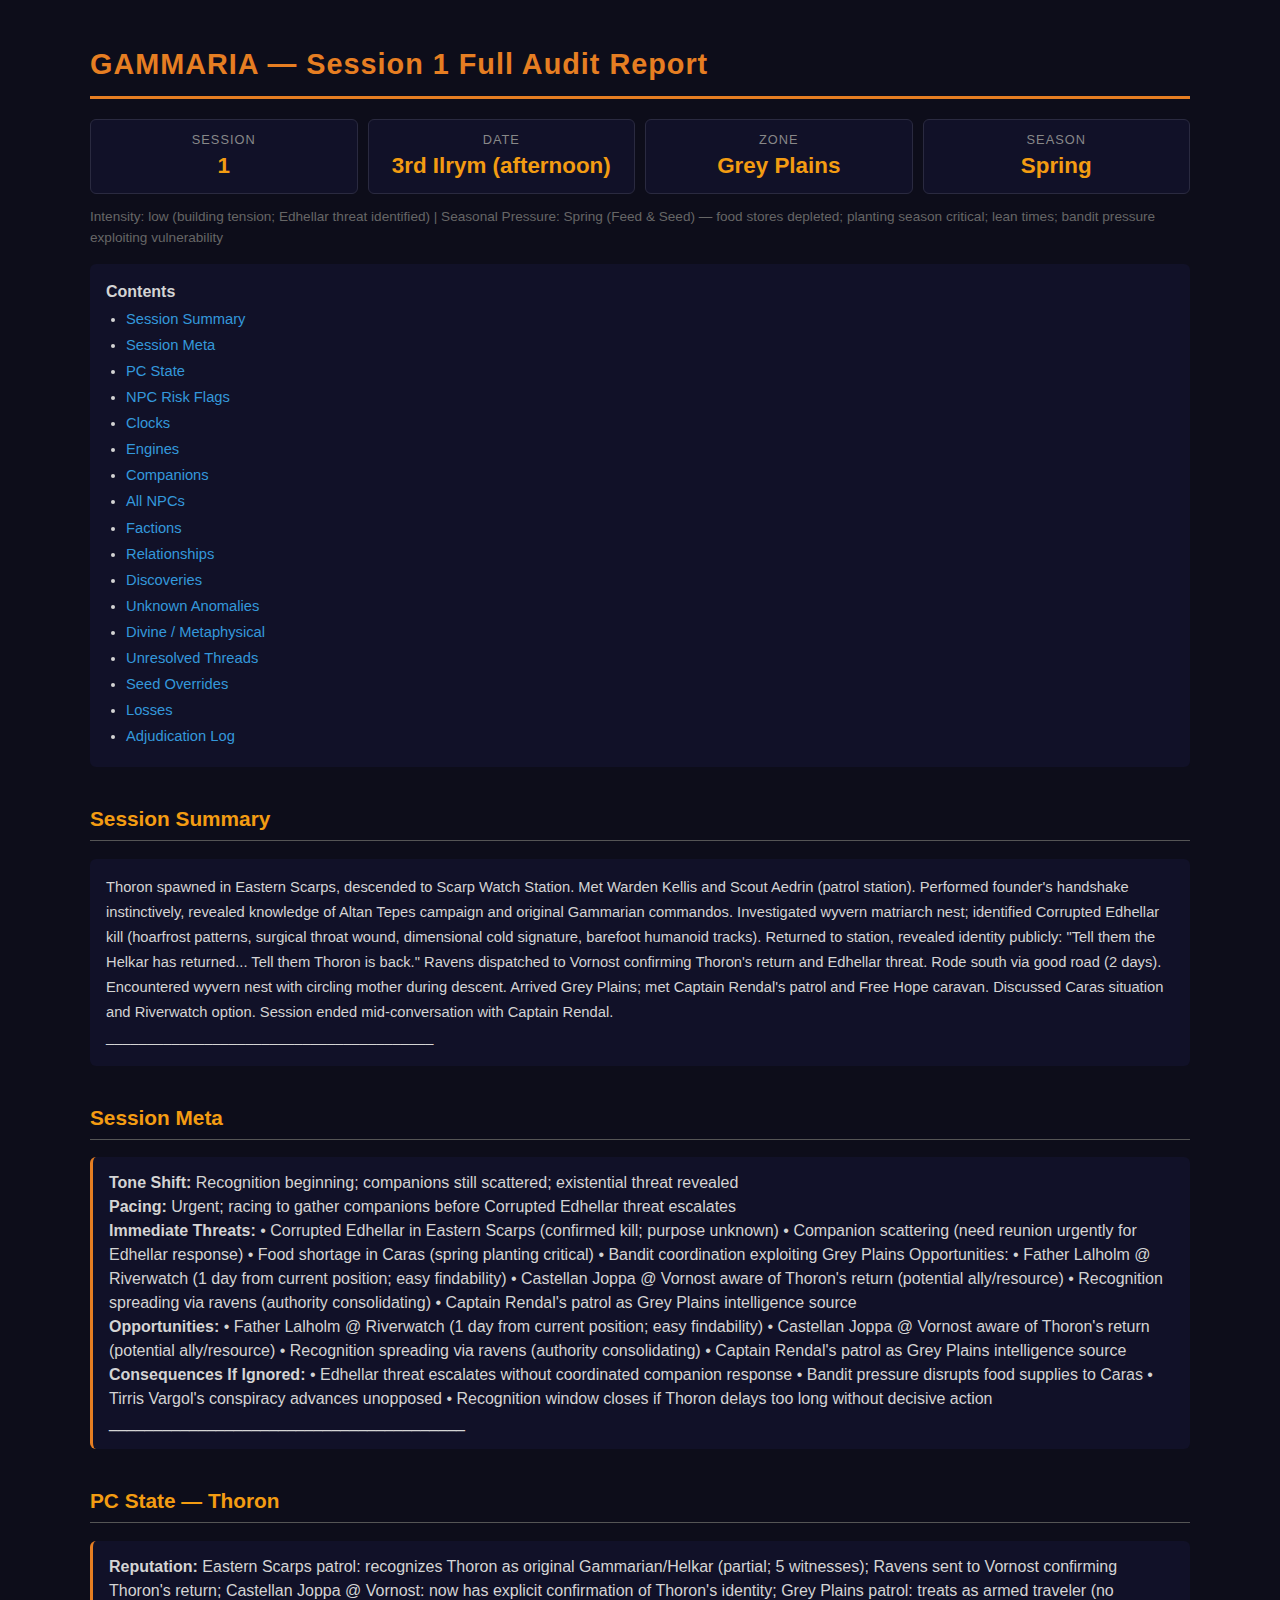
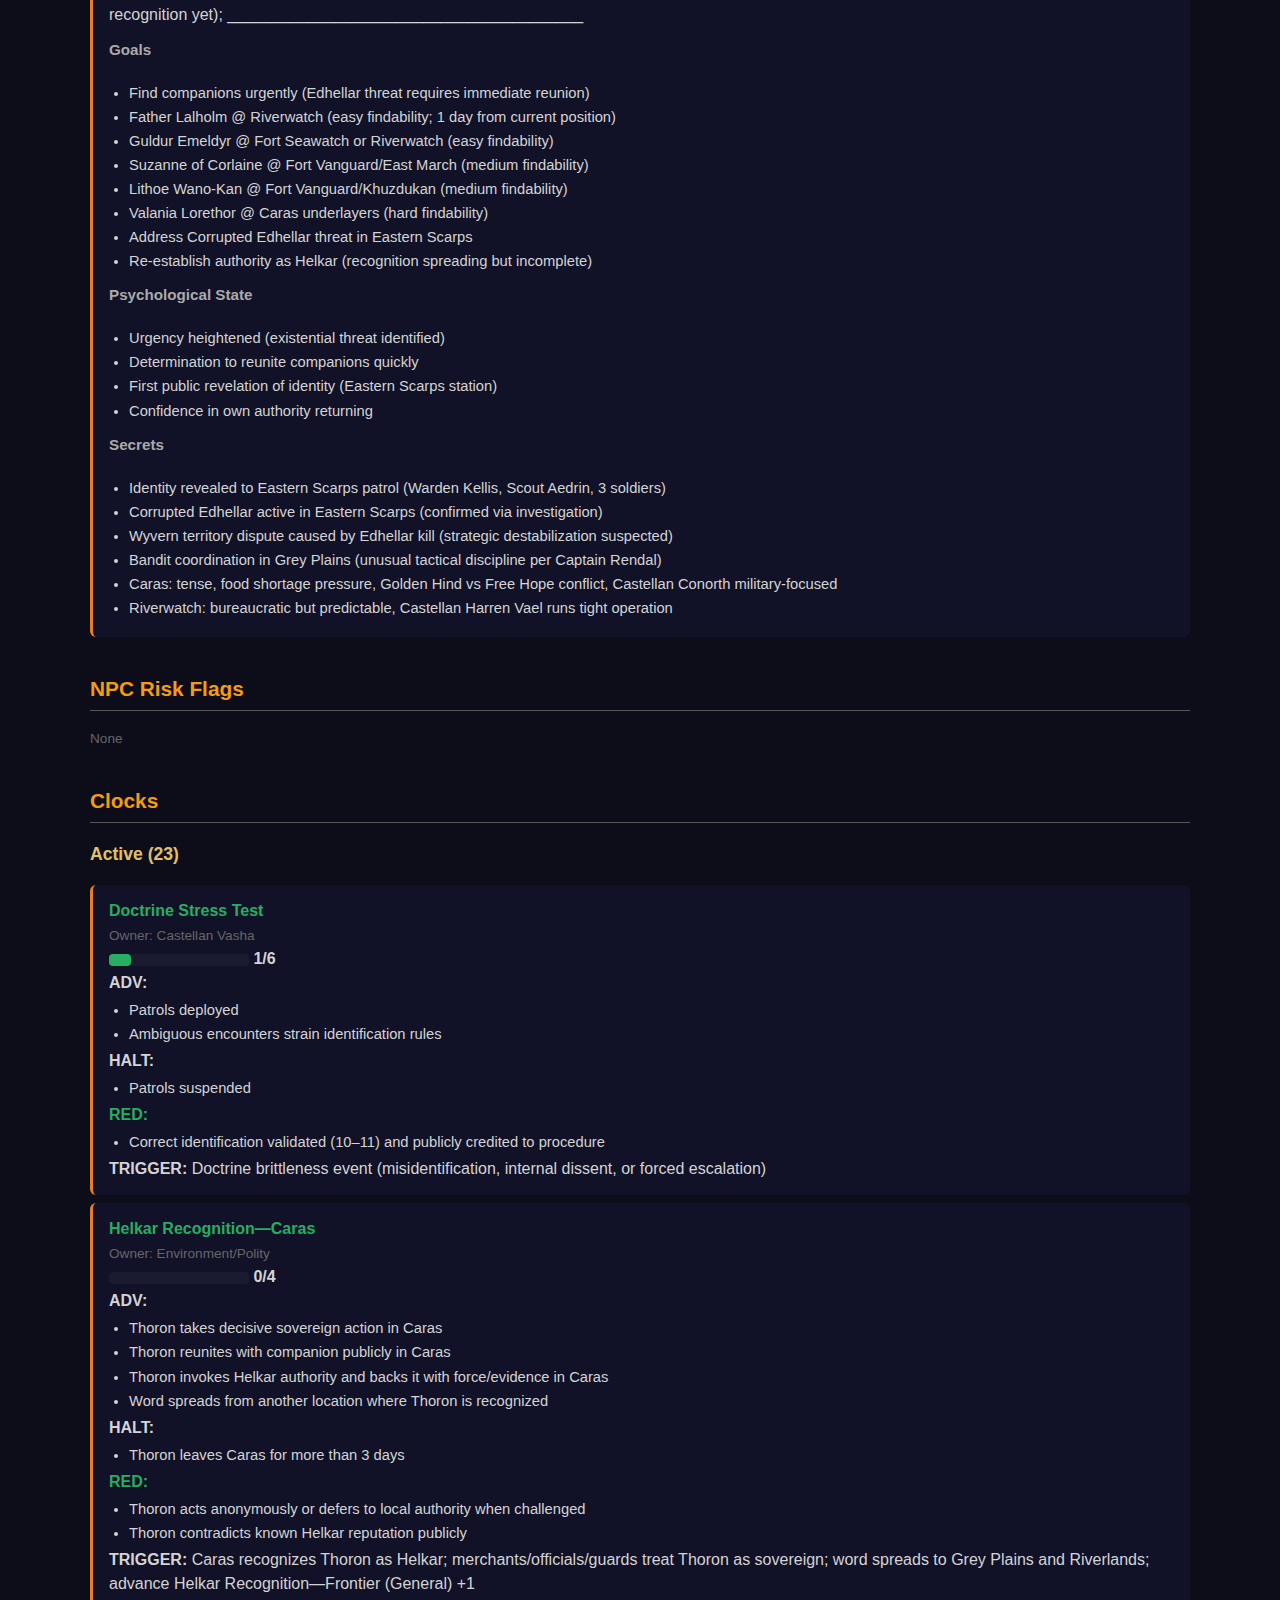
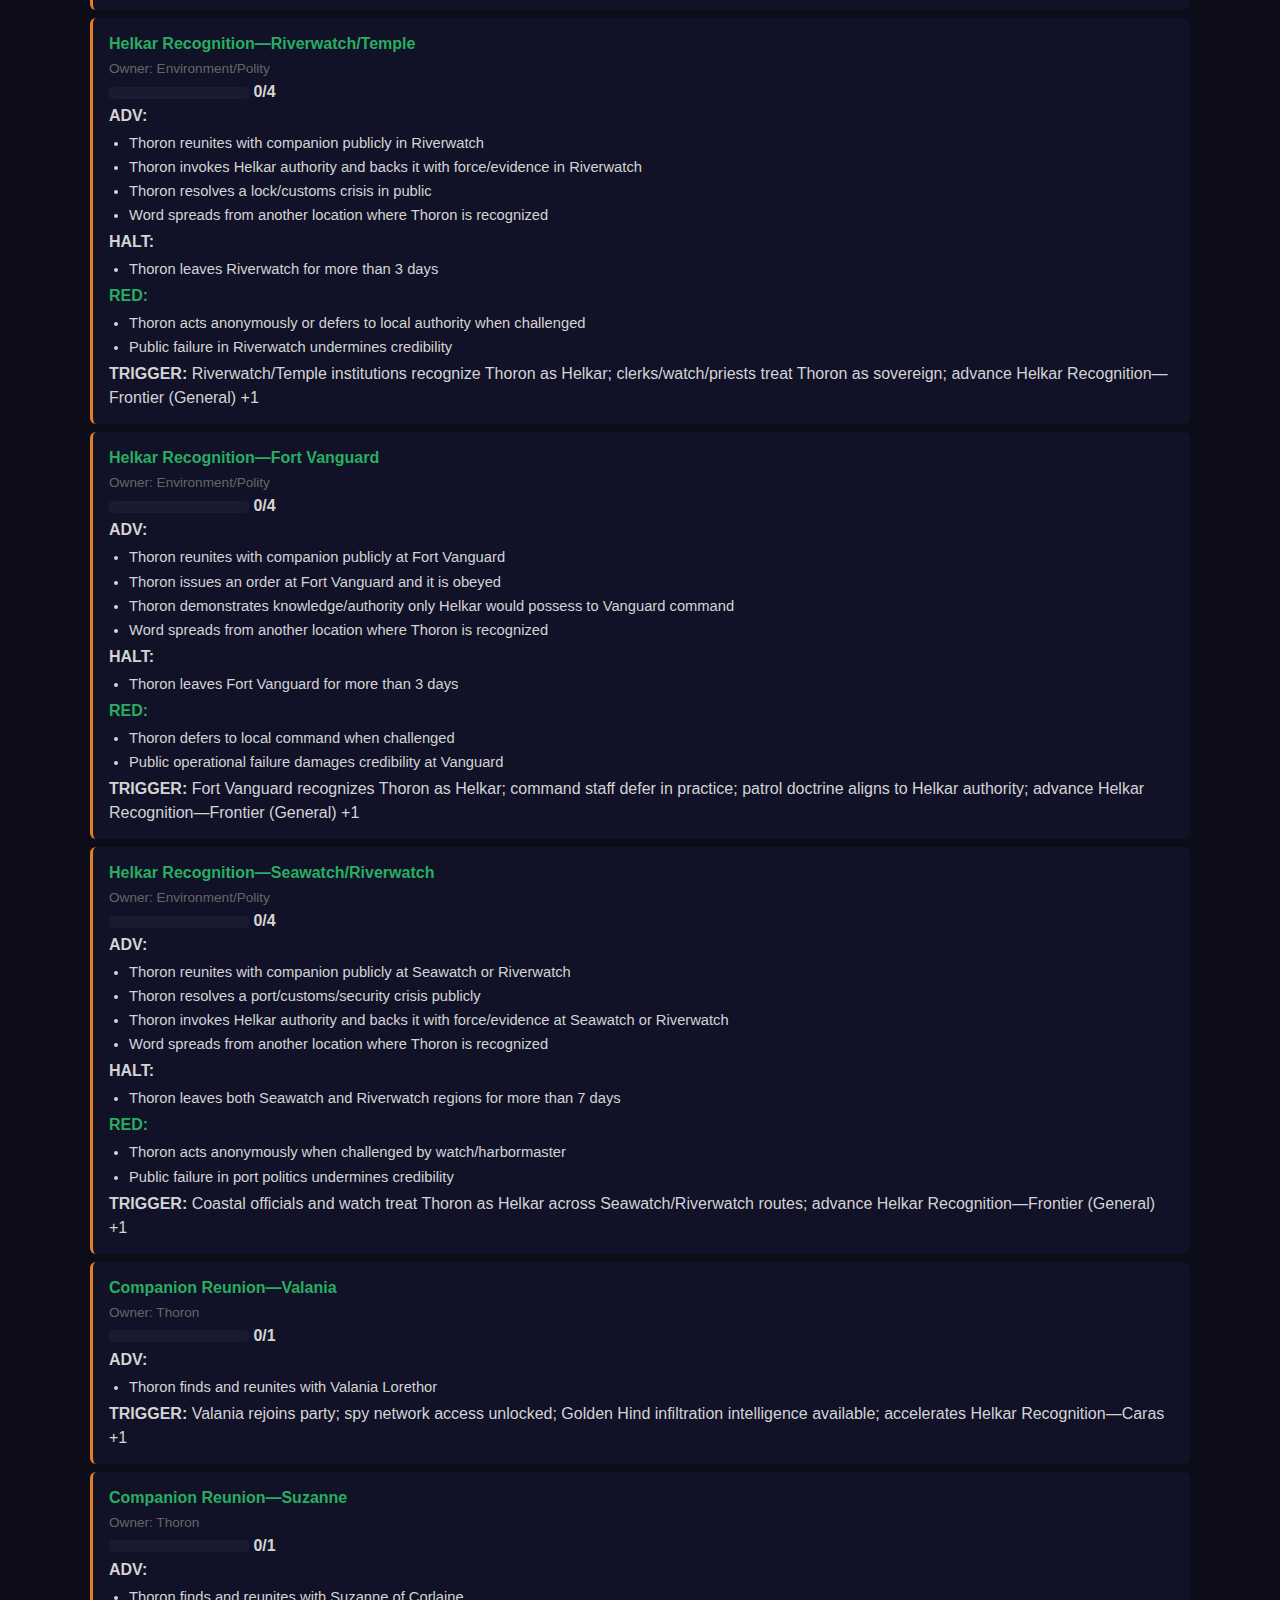
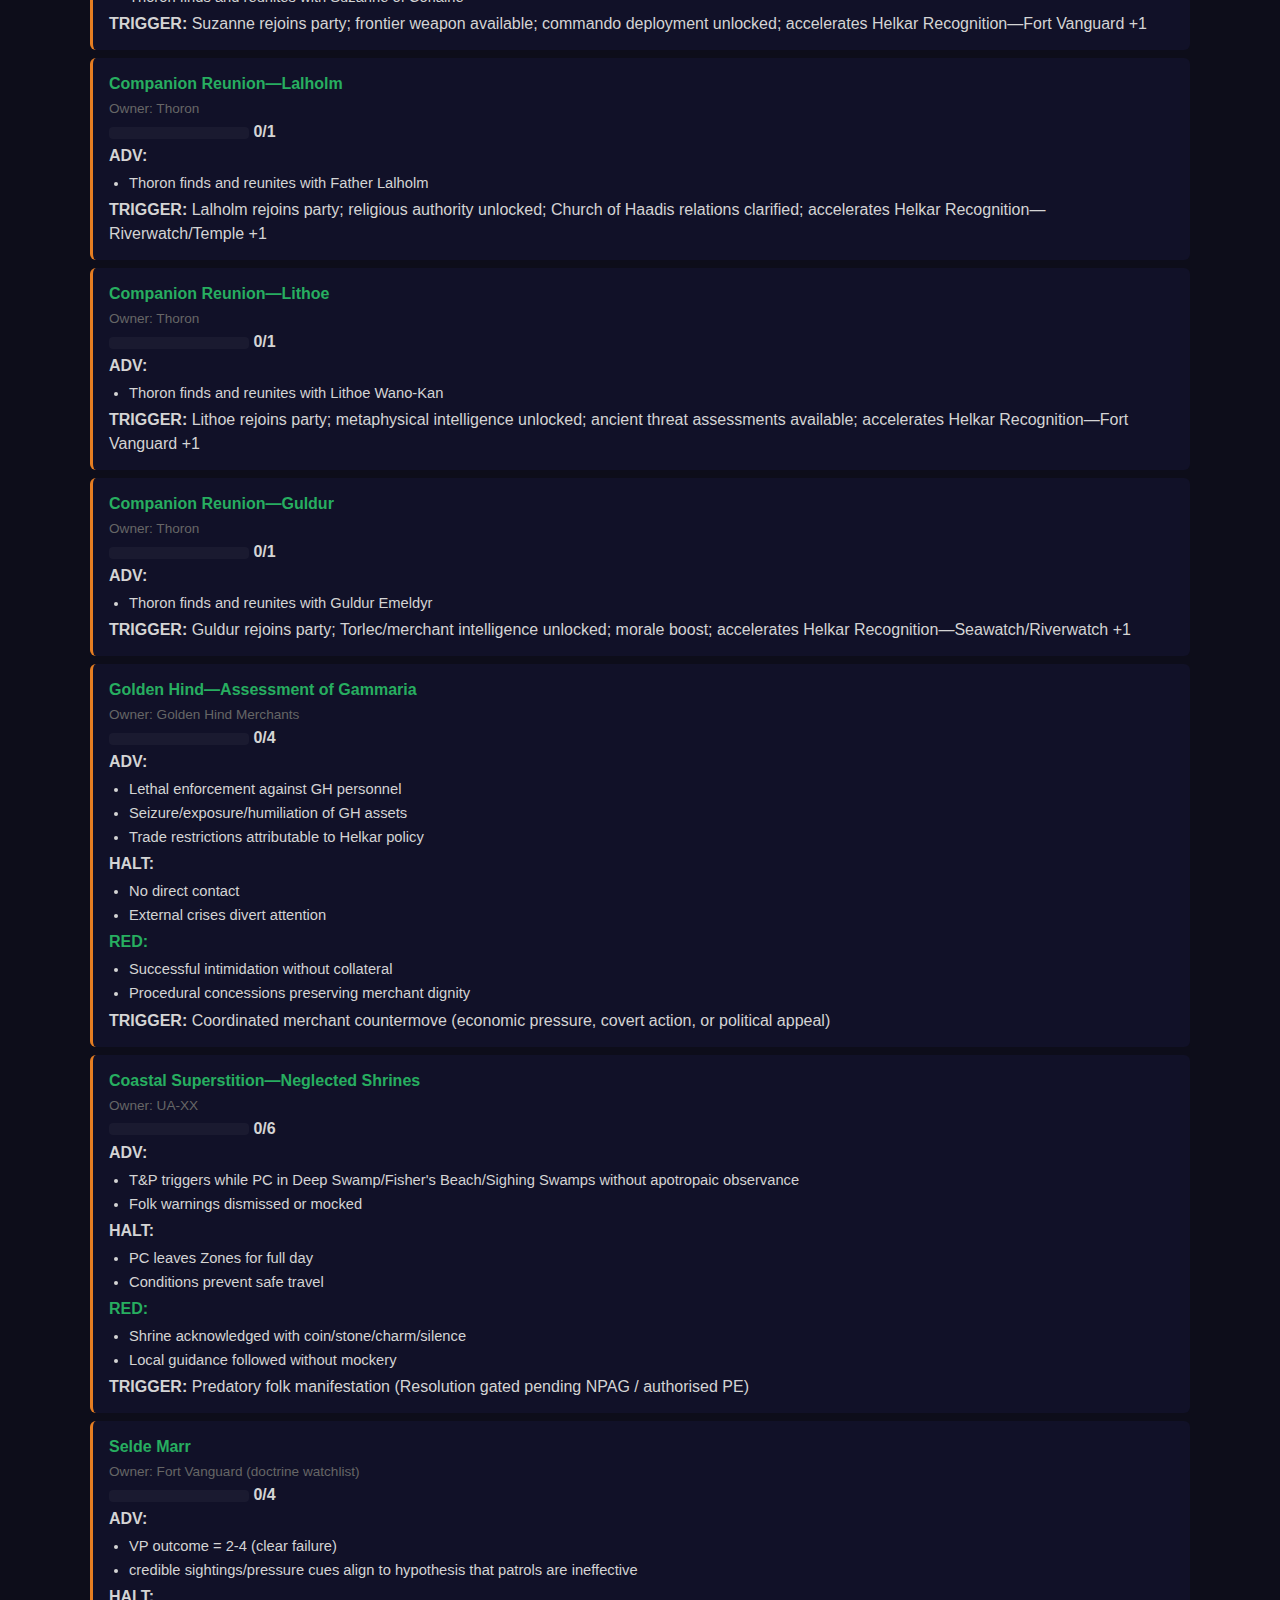
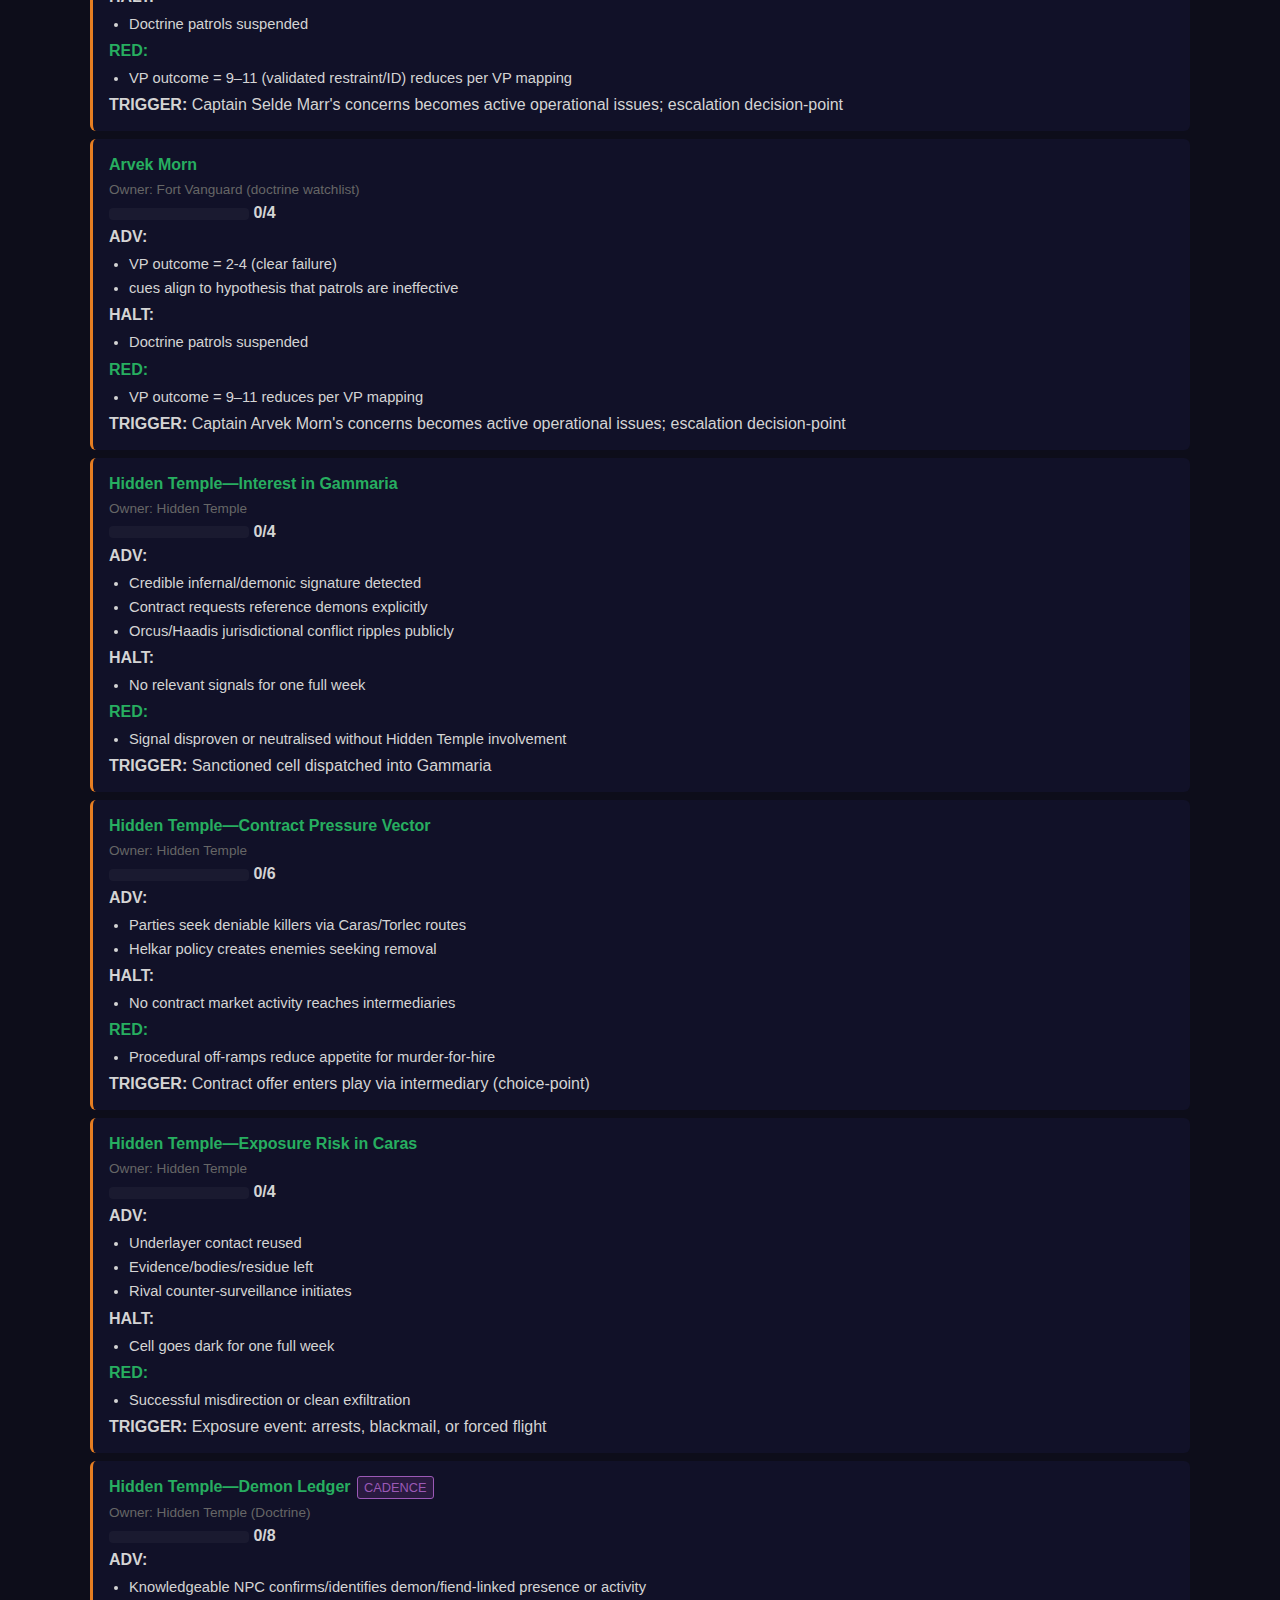
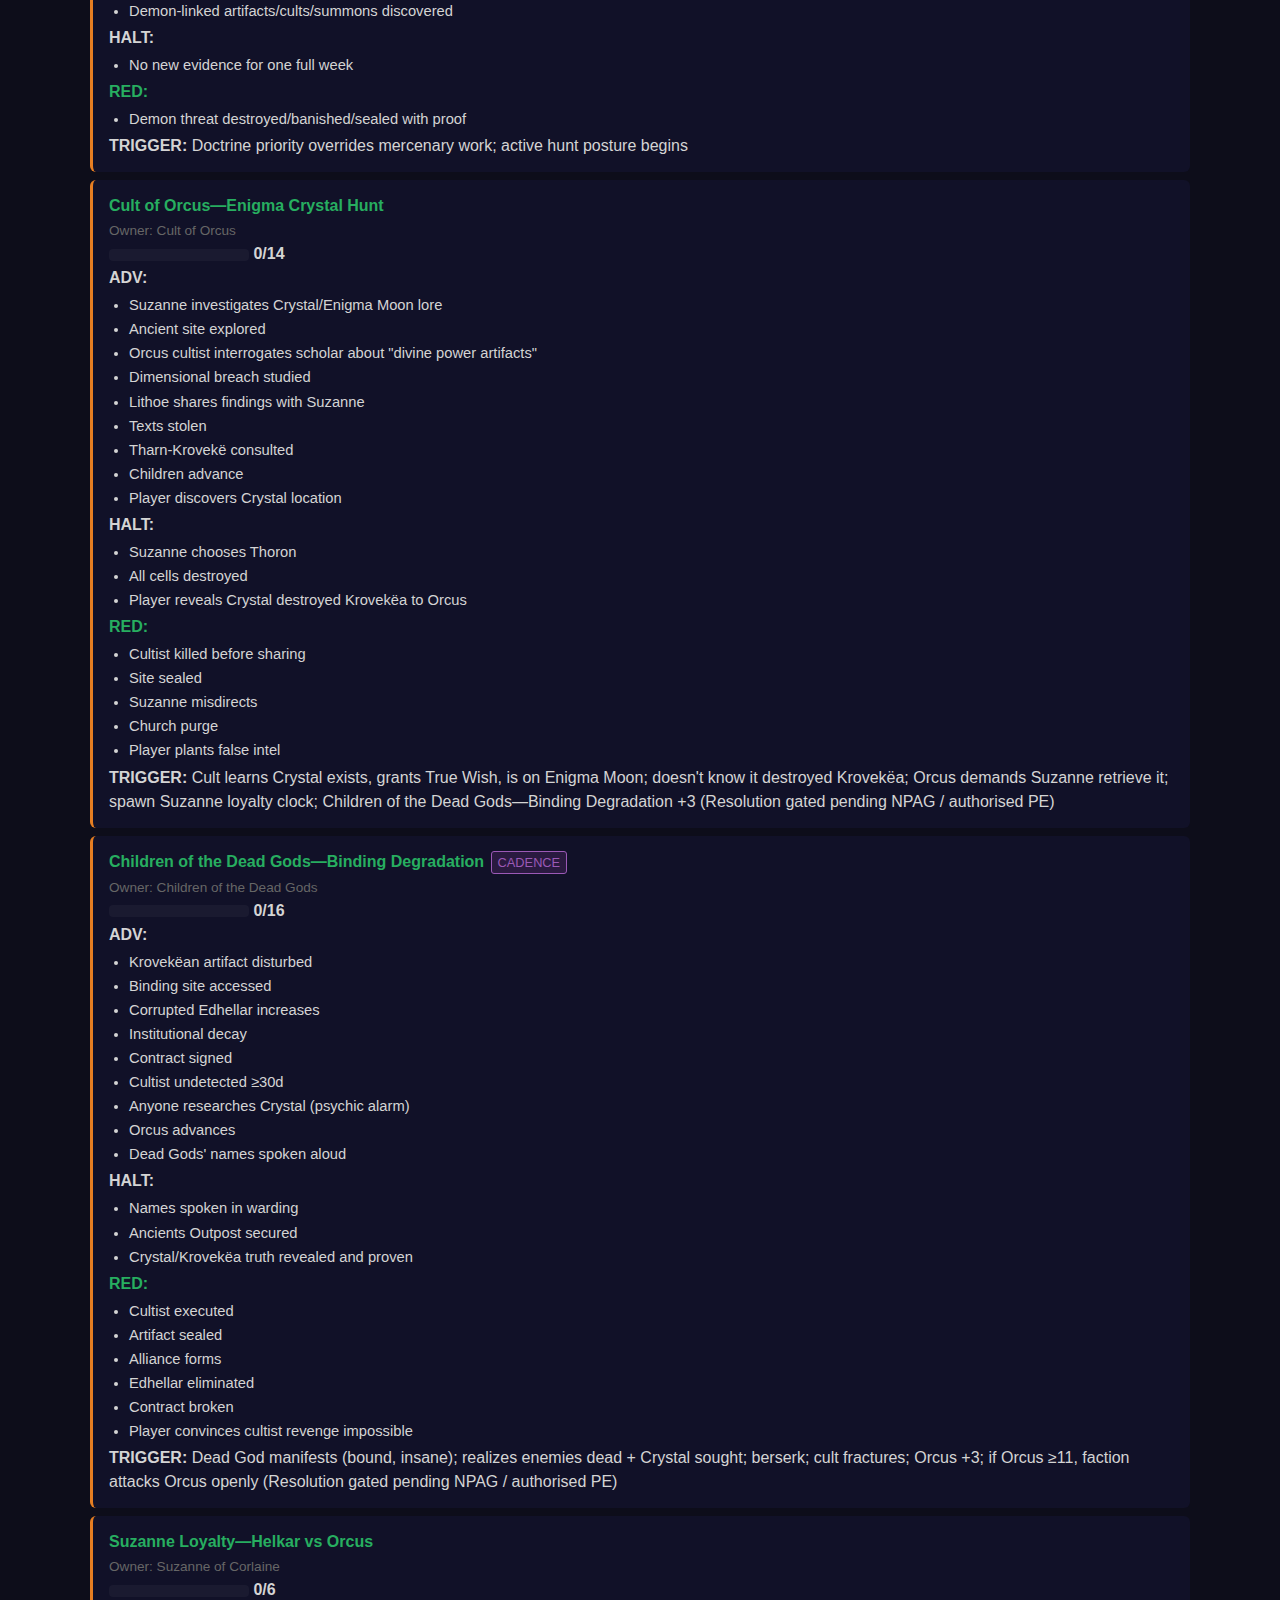
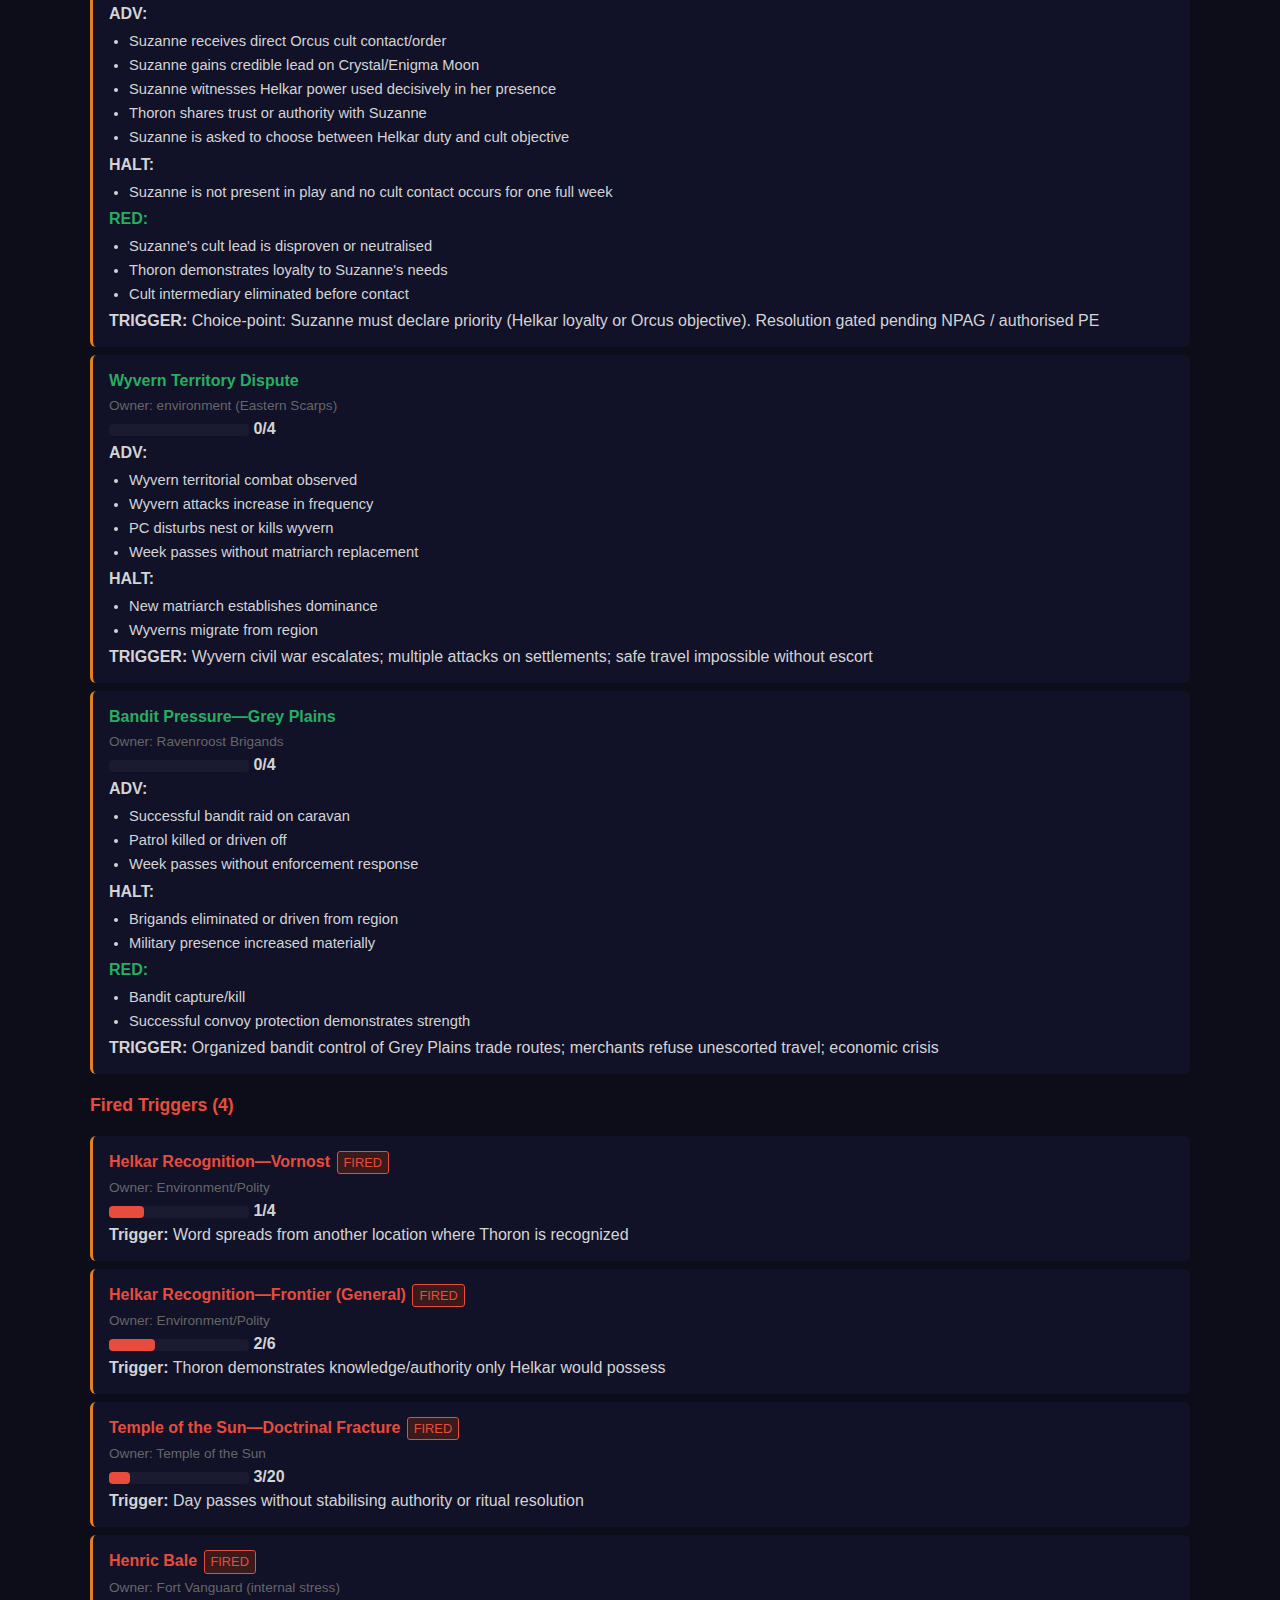
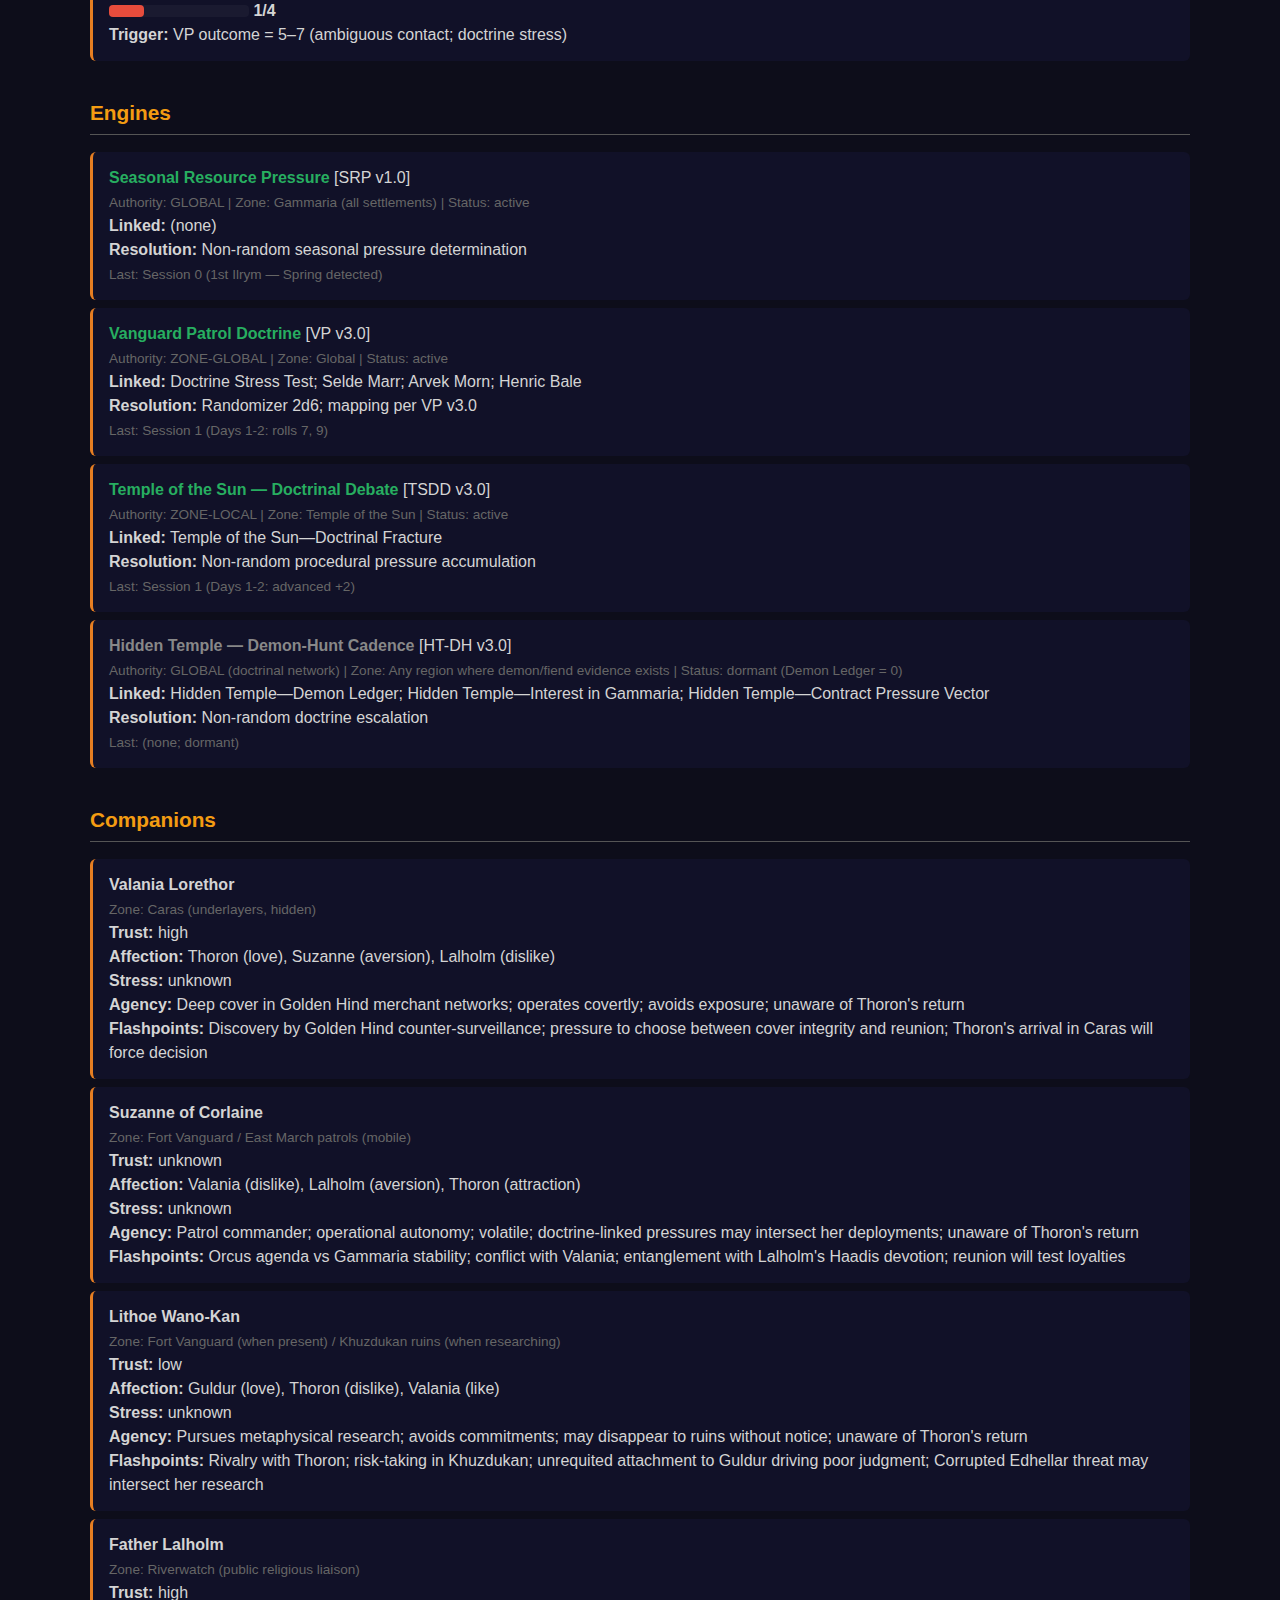
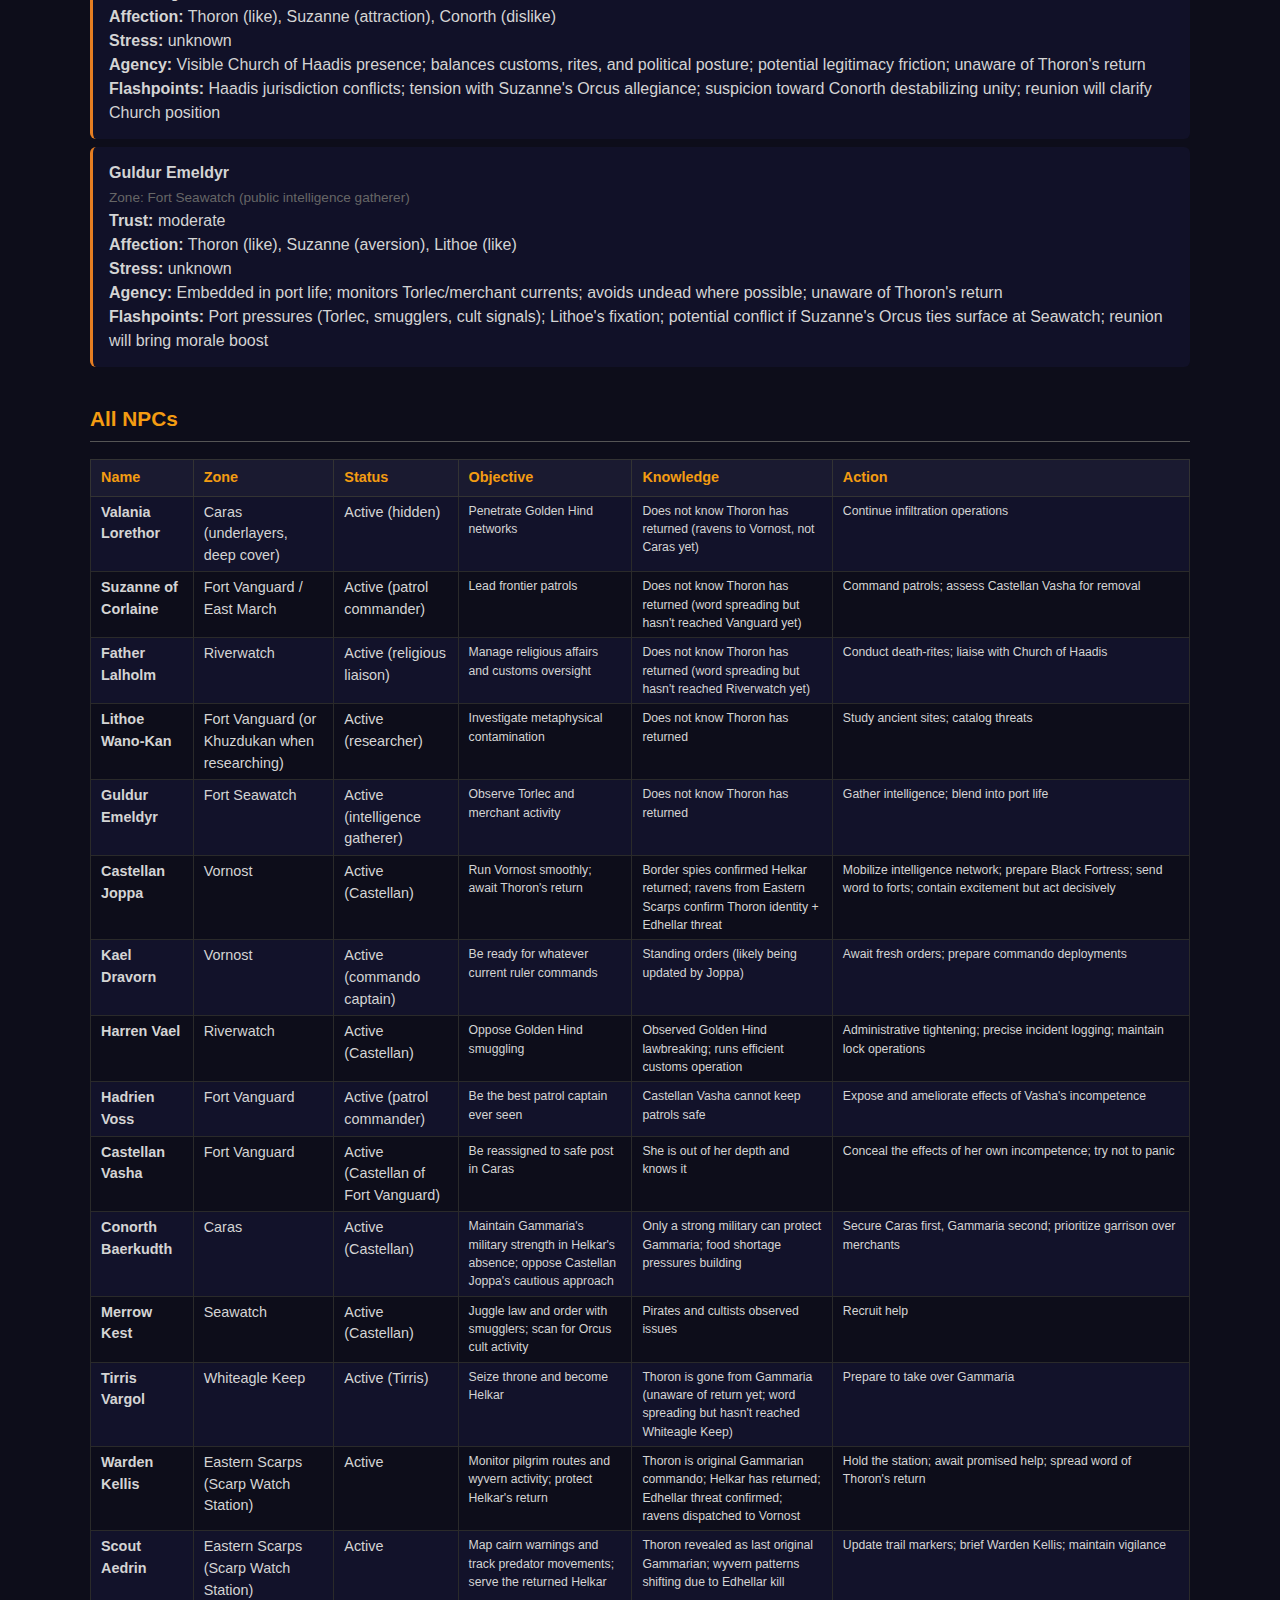
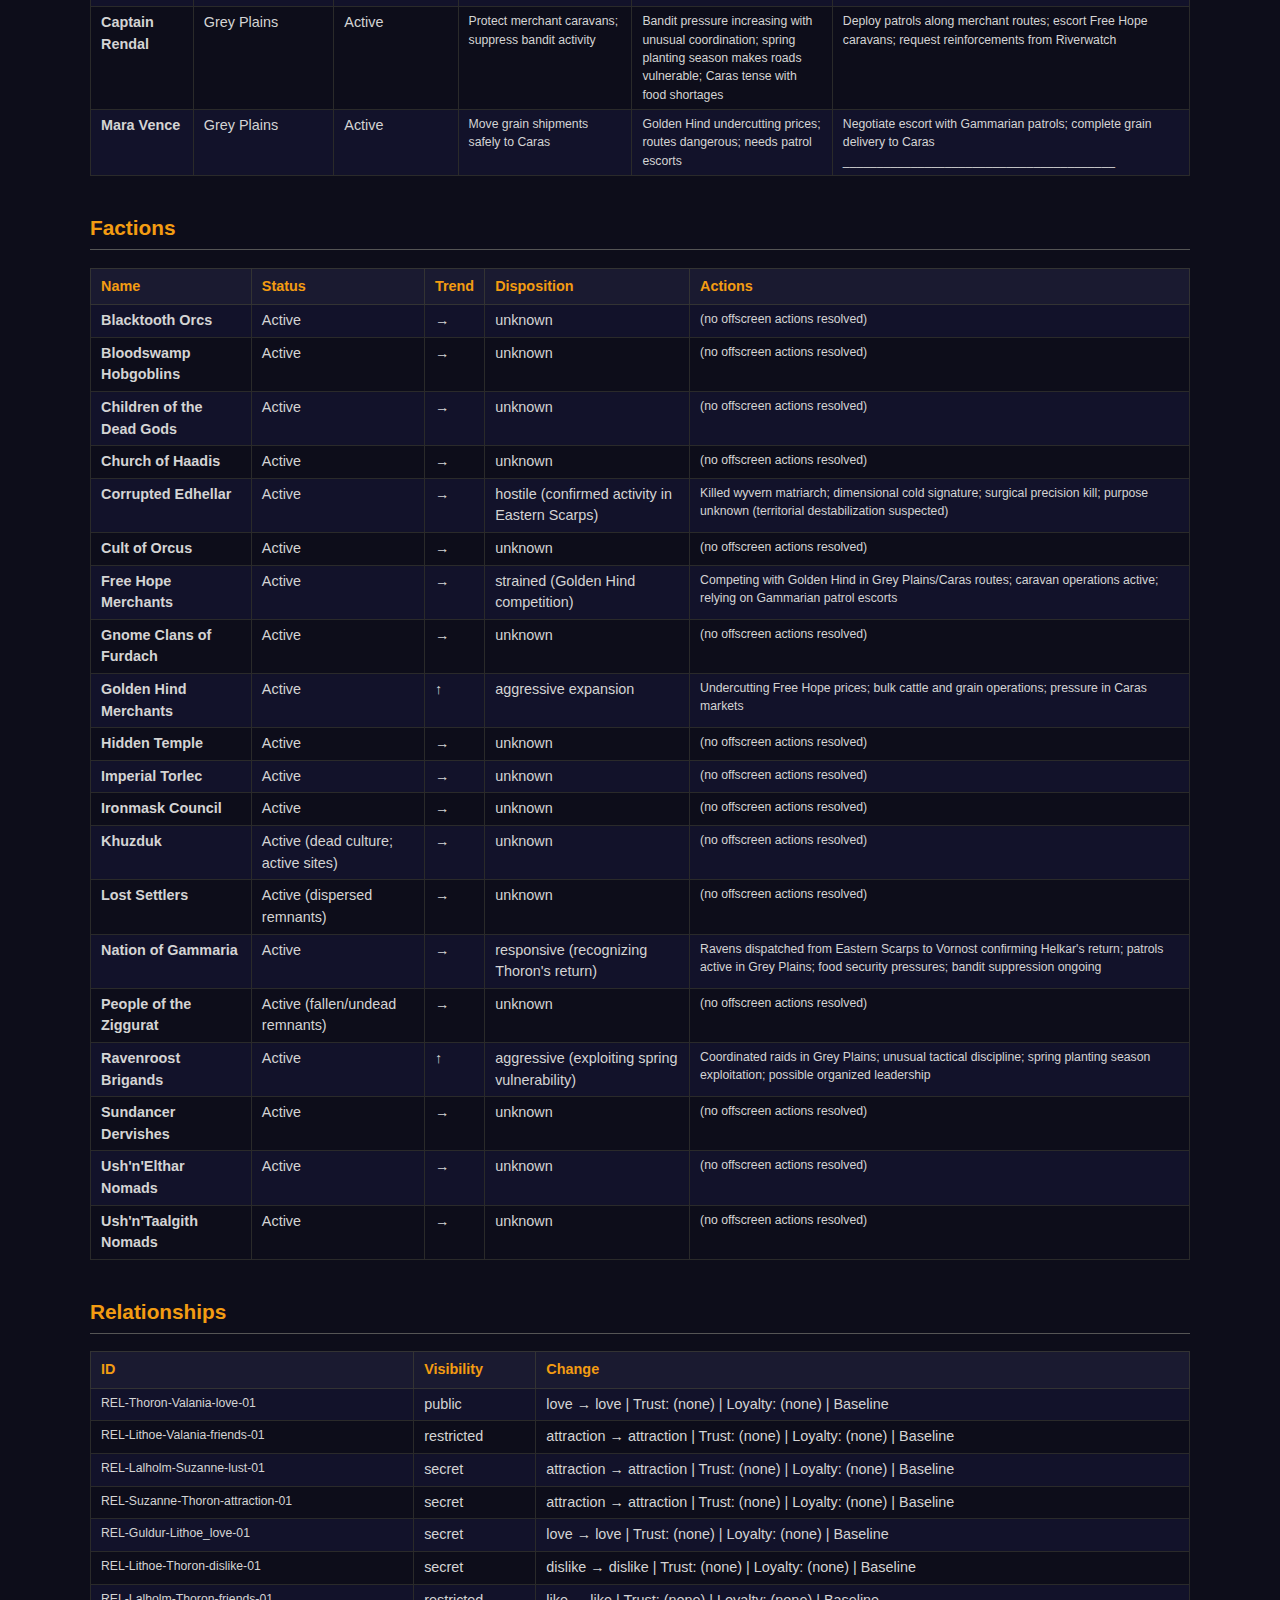
<file: session reports/Gammaria_Report_Session_01.html>
<!DOCTYPE html><html><head><meta charset='utf-8'><meta http-equiv='Content-Type' content='text/html; charset=utf-8'><title>Gammaria &mdash; Session 1 Audit</title><style>
body{background:#0d0d1a;color:#d4d4d4;font-family:'Segoe UI',Consolas,sans-serif;max-width:1100px;margin:0 auto;padding:24px;line-height:1.5}
h1{color:#e67e22;border-bottom:3px solid #e67e22;padding-bottom:10px;font-size:1.8em;letter-spacing:1px}
h2{color:#f39c12;margin-top:36px;border-bottom:1px solid #555;padding-bottom:6px;font-size:1.3em}
h3{color:#e0c068;margin-top:18px;font-size:1.1em}
h4{color:#aaa;margin-top:12px;font-size:0.95em}
table{border-collapse:collapse;width:100%;margin:8px 0 16px 0;font-size:0.9em}
th{background:#1a1a30;color:#f39c12;text-align:left;padding:7px 10px;border:1px solid #333;font-weight:600}
td{padding:5px 10px;border:1px solid #2a2a2a;vertical-align:top}
tr:nth-child(even){background:#12122a}
tr:nth-child(odd){background:#0d0d1a}
.bar-bg{background:#1a1a30;border-radius:4px;height:12px;width:140px;display:inline-block;vertical-align:middle}
.bar-fill{height:12px;border-radius:4px}
.fired{color:#e74c3c;font-weight:bold}
.muted{color:#666;font-size:0.85em}
.tag{display:inline-block;padding:1px 6px;border-radius:3px;font-size:0.8em;margin:1px 2px}
.tag-cadence{background:#2a1a40;color:#9b59b6;border:1px solid #9b59b6}
.tag-fired{background:#3a1a1a;color:#e74c3c;border:1px solid #e74c3c}
.tag-with-pc{background:#1a3a1a;color:#27ae60;border:1px solid #27ae60}
.tag-adv{background:#1a3a1a;color:#27ae60;border:1px solid #27ae60}
.section{background:#111128;padding:14px 16px;border-radius:6px;margin:8px 0;border-left:3px solid #e67e22}
.meta-grid{display:grid;grid-template-columns:repeat(4,1fr);gap:10px;margin:12px 0}
.meta-box{background:#111128;padding:10px;border-radius:6px;text-align:center;border:1px solid #2a2a40}
.meta-label{color:#888;font-size:0.8em;text-transform:uppercase;letter-spacing:1px}
.meta-value{color:#f39c12;font-size:1.4em;font-weight:bold}
.summary-block{background:#111128;padding:16px;border-radius:6px;margin:8px 0;line-height:1.7;white-space:pre-wrap;font-size:0.92em}
ul{margin:4px 0;padding-left:20px} li{margin:2px 0;font-size:0.92em}
.toc{background:#111128;padding:16px;border-radius:6px;margin:16px 0}
.toc a{color:#3498db;text-decoration:none} .toc a:hover{text-decoration:underline} .toc li{margin:4px 0}
details{margin:4px 0} details summary{cursor:pointer;color:#e0c068;font-weight:500}
</style></head><body>
<h1>GAMMARIA &mdash; Session 1 Full Audit Report</h1>
<div class='meta-grid'>
<div class='meta-box'><div class='meta-label'>Session</div><div class='meta-value'>1</div></div>
<div class='meta-box'><div class='meta-label'>Date</div><div class='meta-value'>3rd Ilrym (afternoon)</div></div>
<div class='meta-box'><div class='meta-label'>Zone</div><div class='meta-value'>Grey Plains</div></div>
<div class='meta-box'><div class='meta-label'>Season</div><div class='meta-value'>Spring</div></div>
</div>
<p class='muted'>Intensity: low (building tension; Edhellar threat identified) | Seasonal Pressure: Spring (Feed &amp; Seed) &#8212; food stores depleted; planting season critical; lean times; bandit pressure exploiting vulnerability</p>
<div class='toc'><strong>Contents</strong><ul>
<li><a href='#summary'>Session Summary</a></li>
<li><a href='#meta'>Session Meta</a></li>
<li><a href='#pc'>PC State</a></li>
<li><a href='#risk'>NPC Risk Flags</a></li>
<li><a href='#clocks'>Clocks</a></li>
<li><a href='#engines'>Engines</a></li>
<li><a href='#companions'>Companions</a></li>
<li><a href='#npcs'>All NPCs</a></li>
<li><a href='#factions'>Factions</a></li>
<li><a href='#rels'>Relationships</a></li>
<li><a href='#discs'>Discoveries</a></li>
<li><a href='#ua'>Unknown Anomalies</a></li>
<li><a href='#divine'>Divine / Metaphysical</a></li>
<li><a href='#threads'>Unresolved Threads</a></li>
<li><a href='#seed'>Seed Overrides</a></li>
<li><a href='#losses'>Losses</a></li>
<li><a href='#log'>Adjudication Log</a></li>
</ul></div>
<h2 id='summary'>Session Summary</h2>
<div class='summary-block'>Thoron spawned in Eastern Scarps, descended to Scarp Watch Station. Met Warden Kellis and Scout Aedrin (patrol station). Performed founder&#x27;s handshake instinctively, revealed knowledge of Altan Tepes campaign and original Gammarian commandos. Investigated wyvern matriarch nest; identified Corrupted Edhellar kill (hoarfrost patterns, surgical throat wound, dimensional cold signature, barefoot humanoid tracks). Returned to station, revealed identity publicly: &quot;Tell them the Helkar has returned... Tell them Thoron is back.&quot; Ravens dispatched to Vornost confirming Thoron&#x27;s return and Edhellar threat. Rode south via good road (2 days). Encountered wyvern nest with circling mother during descent. Arrived Grey Plains; met Captain Rendal&#x27;s patrol and Free Hope caravan. Discussed Caras situation and Riverwatch option. Session ended mid-conversation with Captain Rendal.
________________________________________</div>
<h2 id='meta'>Session Meta</h2><div class='section'>
<b>Tone Shift:</b> Recognition beginning; companions still scattered; existential threat revealed<br>
<b>Pacing:</b> Urgent; racing to gather companions before Corrupted Edhellar threat escalates<br>
<b>Immediate Threats:</b> &#8226;	Corrupted Edhellar in Eastern Scarps (confirmed kill; purpose unknown)
&#8226;	Companion scattering (need reunion urgently for Edhellar response)
&#8226;	Food shortage in Caras (spring planting critical)
&#8226;	Bandit coordination exploiting Grey Plains
Opportunities:
&#8226;	Father Lalholm @ Riverwatch (1 day from current position; easy findability)
&#8226;	Castellan Joppa @ Vornost aware of Thoron&#x27;s return (potential ally/resource)
&#8226;	Recognition spreading via ravens (authority consolidating)
&#8226;	Captain Rendal&#x27;s patrol as Grey Plains intelligence source<br>
<b>Opportunities:</b> &#8226;	Father Lalholm @ Riverwatch (1 day from current position; easy findability)
&#8226;	Castellan Joppa @ Vornost aware of Thoron&#x27;s return (potential ally/resource)
&#8226;	Recognition spreading via ravens (authority consolidating)
&#8226;	Captain Rendal&#x27;s patrol as Grey Plains intelligence source<br>
<b>Consequences If Ignored:</b> &#8226;	Edhellar threat escalates without coordinated companion response
&#8226;	Bandit pressure disrupts food supplies to Caras
&#8226;	Tirris Vargol&#x27;s conspiracy advances unopposed
&#8226;	Recognition window closes if Thoron delays too long without decisive action
________________________________________<br>
</div>
<h2 id='pc'>PC State &mdash; Thoron</h2>
<div class='section'>
<b>Reputation:</b> Eastern Scarps patrol: recognizes Thoron as original Gammarian/Helkar (partial; 5 witnesses); Ravens sent to Vornost confirming Thoron&#x27;s return; Castellan Joppa @ Vornost: now has explicit confirmation of Thoron&#x27;s identity; Grey Plains patrol: treats as armed traveler (no recognition yet); ________________________________________<br>
<h4>Goals</h4><ul>
<li>Find companions urgently (Edhellar threat requires immediate reunion)</li>
<li>Father Lalholm @ Riverwatch (easy findability; 1 day from current position)</li>
<li>Guldur Emeldyr @ Fort Seawatch or Riverwatch (easy findability)</li>
<li>Suzanne of Corlaine @ Fort Vanguard/East March (medium findability)</li>
<li>Lithoe Wano-Kan @ Fort Vanguard/Khuzdukan (medium findability)</li>
<li>Valania Lorethor @ Caras underlayers (hard findability)</li>
<li>Address Corrupted Edhellar threat in Eastern Scarps</li>
<li>Re-establish authority as Helkar (recognition spreading but incomplete)</li>
</ul>
<h4>Psychological State</h4><ul>
<li>Urgency heightened (existential threat identified)</li>
<li>Determination to reunite companions quickly</li>
<li>First public revelation of identity (Eastern Scarps station)</li>
<li>Confidence in own authority returning</li>
</ul>
<h4>Secrets</h4><ul>
<li>Identity revealed to Eastern Scarps patrol (Warden Kellis, Scout Aedrin, 3 soldiers)</li>
<li>Corrupted Edhellar active in Eastern Scarps (confirmed via investigation)</li>
<li>Wyvern territory dispute caused by Edhellar kill (strategic destabilization suspected)</li>
<li>Bandit coordination in Grey Plains (unusual tactical discipline per Captain Rendal)</li>
<li>Caras: tense, food shortage pressure, Golden Hind vs Free Hope conflict, Castellan Conorth military-focused</li>
<li>Riverwatch: bureaucratic but predictable, Castellan Harren Vael runs tight operation</li>
</ul>
</div>
<h2 id='risk'>NPC Risk Flags</h2>
<p class='muted'>None</p>
<h2 id='clocks'>Clocks</h2>
<h3>Active (23)</h3>
<div class='section'><b style='color:#27ae60'>Doctrine Stress Test</b><br>
<span class='muted'>Owner: Castellan Vasha</span><br>
<div class="bar-bg"><div class="bar-fill" style="background:#27ae60;width:16%"></div></div> <b>1/6</b><br>
<b>ADV:</b><ul>
<li>Patrols deployed</li>
<li>Ambiguous encounters strain identification rules</li>
</ul>
<b>HALT:</b><ul>
<li>Patrols suspended</li>
</ul>
<b style='color:#27ae60'>RED:</b><ul>
<li>Correct identification validated (10&#8211;11) and publicly credited to procedure</li>
</ul>
<b>TRIGGER:</b> Doctrine brittleness event (misidentification, internal dissent, or forced escalation)<br>
</div>
<div class='section'><b style='color:#27ae60'>Helkar Recognition&#8212;Caras</b><br>
<span class='muted'>Owner: Environment/Polity</span><br>
<div class="bar-bg"><div class="bar-fill" style="background:#27ae60;width:0%"></div></div> <b>0/4</b><br>
<b>ADV:</b><ul>
<li>Thoron takes decisive sovereign action in Caras</li>
<li>Thoron reunites with companion publicly in Caras</li>
<li>Thoron invokes Helkar authority and backs it with force/evidence in Caras</li>
<li>Word spreads from another location where Thoron is recognized</li>
</ul>
<b>HALT:</b><ul>
<li>Thoron leaves Caras for more than 3 days</li>
</ul>
<b style='color:#27ae60'>RED:</b><ul>
<li>Thoron acts anonymously or defers to local authority when challenged</li>
<li>Thoron contradicts known Helkar reputation publicly</li>
</ul>
<b>TRIGGER:</b> Caras recognizes Thoron as Helkar; merchants/officials/guards treat Thoron as sovereign; word spreads to Grey Plains and Riverlands; advance Helkar Recognition&#8212;Frontier (General) +1<br>
</div>
<div class='section'><b style='color:#27ae60'>Helkar Recognition&#8212;Riverwatch/Temple</b><br>
<span class='muted'>Owner: Environment/Polity</span><br>
<div class="bar-bg"><div class="bar-fill" style="background:#27ae60;width:0%"></div></div> <b>0/4</b><br>
<b>ADV:</b><ul>
<li>Thoron reunites with companion publicly in Riverwatch</li>
<li>Thoron invokes Helkar authority and backs it with force/evidence in Riverwatch</li>
<li>Thoron resolves a lock/customs crisis in public</li>
<li>Word spreads from another location where Thoron is recognized</li>
</ul>
<b>HALT:</b><ul>
<li>Thoron leaves Riverwatch for more than 3 days</li>
</ul>
<b style='color:#27ae60'>RED:</b><ul>
<li>Thoron acts anonymously or defers to local authority when challenged</li>
<li>Public failure in Riverwatch undermines credibility</li>
</ul>
<b>TRIGGER:</b> Riverwatch/Temple institutions recognize Thoron as Helkar; clerks/watch/priests treat Thoron as sovereign; advance Helkar Recognition&#8212;Frontier (General) +1<br>
</div>
<div class='section'><b style='color:#27ae60'>Helkar Recognition&#8212;Fort Vanguard</b><br>
<span class='muted'>Owner: Environment/Polity</span><br>
<div class="bar-bg"><div class="bar-fill" style="background:#27ae60;width:0%"></div></div> <b>0/4</b><br>
<b>ADV:</b><ul>
<li>Thoron reunites with companion publicly at Fort Vanguard</li>
<li>Thoron issues an order at Fort Vanguard and it is obeyed</li>
<li>Thoron demonstrates knowledge/authority only Helkar would possess to Vanguard command</li>
<li>Word spreads from another location where Thoron is recognized</li>
</ul>
<b>HALT:</b><ul>
<li>Thoron leaves Fort Vanguard for more than 3 days</li>
</ul>
<b style='color:#27ae60'>RED:</b><ul>
<li>Thoron defers to local command when challenged</li>
<li>Public operational failure damages credibility at Vanguard</li>
</ul>
<b>TRIGGER:</b> Fort Vanguard recognizes Thoron as Helkar; command staff defer in practice; patrol doctrine aligns to Helkar authority; advance Helkar Recognition&#8212;Frontier (General) +1<br>
</div>
<div class='section'><b style='color:#27ae60'>Helkar Recognition&#8212;Seawatch/Riverwatch</b><br>
<span class='muted'>Owner: Environment/Polity</span><br>
<div class="bar-bg"><div class="bar-fill" style="background:#27ae60;width:0%"></div></div> <b>0/4</b><br>
<b>ADV:</b><ul>
<li>Thoron reunites with companion publicly at Seawatch or Riverwatch</li>
<li>Thoron resolves a port/customs/security crisis publicly</li>
<li>Thoron invokes Helkar authority and backs it with force/evidence at Seawatch or Riverwatch</li>
<li>Word spreads from another location where Thoron is recognized</li>
</ul>
<b>HALT:</b><ul>
<li>Thoron leaves both Seawatch and Riverwatch regions for more than 7 days</li>
</ul>
<b style='color:#27ae60'>RED:</b><ul>
<li>Thoron acts anonymously when challenged by watch/harbormaster</li>
<li>Public failure in port politics undermines credibility</li>
</ul>
<b>TRIGGER:</b> Coastal officials and watch treat Thoron as Helkar across Seawatch/Riverwatch routes; advance Helkar Recognition&#8212;Frontier (General) +1<br>
</div>
<div class='section'><b style='color:#27ae60'>Companion Reunion&#8212;Valania</b><br>
<span class='muted'>Owner: Thoron</span><br>
<div class="bar-bg"><div class="bar-fill" style="background:#27ae60;width:0%"></div></div> <b>0/1</b><br>
<b>ADV:</b><ul>
<li>Thoron finds and reunites with Valania Lorethor</li>
</ul>
<b>TRIGGER:</b> Valania rejoins party; spy network access unlocked; Golden Hind infiltration intelligence available; accelerates Helkar Recognition&#8212;Caras +1<br>
</div>
<div class='section'><b style='color:#27ae60'>Companion Reunion&#8212;Suzanne</b><br>
<span class='muted'>Owner: Thoron</span><br>
<div class="bar-bg"><div class="bar-fill" style="background:#27ae60;width:0%"></div></div> <b>0/1</b><br>
<b>ADV:</b><ul>
<li>Thoron finds and reunites with Suzanne of Corlaine</li>
</ul>
<b>TRIGGER:</b> Suzanne rejoins party; frontier weapon available; commando deployment unlocked; accelerates Helkar Recognition&#8212;Fort Vanguard +1<br>
</div>
<div class='section'><b style='color:#27ae60'>Companion Reunion&#8212;Lalholm</b><br>
<span class='muted'>Owner: Thoron</span><br>
<div class="bar-bg"><div class="bar-fill" style="background:#27ae60;width:0%"></div></div> <b>0/1</b><br>
<b>ADV:</b><ul>
<li>Thoron finds and reunites with Father Lalholm</li>
</ul>
<b>TRIGGER:</b> Lalholm rejoins party; religious authority unlocked; Church of Haadis relations clarified; accelerates Helkar Recognition&#8212;Riverwatch/Temple +1<br>
</div>
<div class='section'><b style='color:#27ae60'>Companion Reunion&#8212;Lithoe</b><br>
<span class='muted'>Owner: Thoron</span><br>
<div class="bar-bg"><div class="bar-fill" style="background:#27ae60;width:0%"></div></div> <b>0/1</b><br>
<b>ADV:</b><ul>
<li>Thoron finds and reunites with Lithoe Wano-Kan</li>
</ul>
<b>TRIGGER:</b> Lithoe rejoins party; metaphysical intelligence unlocked; ancient threat assessments available; accelerates Helkar Recognition&#8212;Fort Vanguard +1<br>
</div>
<div class='section'><b style='color:#27ae60'>Companion Reunion&#8212;Guldur</b><br>
<span class='muted'>Owner: Thoron</span><br>
<div class="bar-bg"><div class="bar-fill" style="background:#27ae60;width:0%"></div></div> <b>0/1</b><br>
<b>ADV:</b><ul>
<li>Thoron finds and reunites with Guldur Emeldyr</li>
</ul>
<b>TRIGGER:</b> Guldur rejoins party; Torlec/merchant intelligence unlocked; morale boost; accelerates Helkar Recognition&#8212;Seawatch/Riverwatch +1<br>
</div>
<div class='section'><b style='color:#27ae60'>Golden Hind&#8212;Assessment of Gammaria</b><br>
<span class='muted'>Owner: Golden Hind Merchants</span><br>
<div class="bar-bg"><div class="bar-fill" style="background:#27ae60;width:0%"></div></div> <b>0/4</b><br>
<b>ADV:</b><ul>
<li>Lethal enforcement against GH personnel</li>
<li>Seizure/exposure/humiliation of GH assets</li>
<li>Trade restrictions attributable to Helkar policy</li>
</ul>
<b>HALT:</b><ul>
<li>No direct contact</li>
<li>External crises divert attention</li>
</ul>
<b style='color:#27ae60'>RED:</b><ul>
<li>Successful intimidation without collateral</li>
<li>Procedural concessions preserving merchant dignity</li>
</ul>
<b>TRIGGER:</b> Coordinated merchant countermove (economic pressure, covert action, or political appeal)<br>
</div>
<div class='section'><b style='color:#27ae60'>Coastal Superstition&#8212;Neglected Shrines</b><br>
<span class='muted'>Owner: UA-XX</span><br>
<div class="bar-bg"><div class="bar-fill" style="background:#27ae60;width:0%"></div></div> <b>0/6</b><br>
<b>ADV:</b><ul>
<li>T&amp;P triggers while PC in Deep Swamp/Fisher&#x27;s Beach/Sighing Swamps without apotropaic observance</li>
<li>Folk warnings dismissed or mocked</li>
</ul>
<b>HALT:</b><ul>
<li>PC leaves Zones for full day</li>
<li>Conditions prevent safe travel</li>
</ul>
<b style='color:#27ae60'>RED:</b><ul>
<li>Shrine acknowledged with coin/stone/charm/silence</li>
<li>Local guidance followed without mockery</li>
</ul>
<b>TRIGGER:</b> Predatory folk manifestation (Resolution gated pending NPAG / authorised PE)<br>
</div>
<div class='section'><b style='color:#27ae60'>Selde Marr</b><br>
<span class='muted'>Owner: Fort Vanguard (doctrine watchlist)</span><br>
<div class="bar-bg"><div class="bar-fill" style="background:#27ae60;width:0%"></div></div> <b>0/4</b><br>
<b>ADV:</b><ul>
<li>VP outcome = 2-4 (clear failure)</li>
<li>credible sightings/pressure cues align to hypothesis that patrols are ineffective</li>
</ul>
<b>HALT:</b><ul>
<li>Doctrine patrols suspended</li>
</ul>
<b style='color:#27ae60'>RED:</b><ul>
<li>VP outcome = 9&#8211;11 (validated restraint/ID) reduces per VP mapping</li>
</ul>
<b>TRIGGER:</b> Captain Selde Marr&#x27;s concerns becomes active operational issues; escalation decision-point<br>
</div>
<div class='section'><b style='color:#27ae60'>Arvek Morn</b><br>
<span class='muted'>Owner: Fort Vanguard (doctrine watchlist)</span><br>
<div class="bar-bg"><div class="bar-fill" style="background:#27ae60;width:0%"></div></div> <b>0/4</b><br>
<b>ADV:</b><ul>
<li>VP outcome = 2-4 (clear failure)</li>
<li>cues align to hypothesis that patrols are ineffective</li>
</ul>
<b>HALT:</b><ul>
<li>Doctrine patrols suspended</li>
</ul>
<b style='color:#27ae60'>RED:</b><ul>
<li>VP outcome = 9&#8211;11 reduces per VP mapping</li>
</ul>
<b>TRIGGER:</b> Captain Arvek Morn&#x27;s concerns becomes active operational issues; escalation decision-point<br>
</div>
<div class='section'><b style='color:#27ae60'>Hidden Temple&#8212;Interest in Gammaria</b><br>
<span class='muted'>Owner: Hidden Temple</span><br>
<div class="bar-bg"><div class="bar-fill" style="background:#27ae60;width:0%"></div></div> <b>0/4</b><br>
<b>ADV:</b><ul>
<li>Credible infernal/demonic signature detected</li>
<li>Contract requests reference demons explicitly</li>
<li>Orcus/Haadis jurisdictional conflict ripples publicly</li>
</ul>
<b>HALT:</b><ul>
<li>No relevant signals for one full week</li>
</ul>
<b style='color:#27ae60'>RED:</b><ul>
<li>Signal disproven or neutralised without Hidden Temple involvement</li>
</ul>
<b>TRIGGER:</b> Sanctioned cell dispatched into Gammaria<br>
</div>
<div class='section'><b style='color:#27ae60'>Hidden Temple&#8212;Contract Pressure Vector</b><br>
<span class='muted'>Owner: Hidden Temple</span><br>
<div class="bar-bg"><div class="bar-fill" style="background:#27ae60;width:0%"></div></div> <b>0/6</b><br>
<b>ADV:</b><ul>
<li>Parties seek deniable killers via Caras/Torlec routes</li>
<li>Helkar policy creates enemies seeking removal</li>
</ul>
<b>HALT:</b><ul>
<li>No contract market activity reaches intermediaries</li>
</ul>
<b style='color:#27ae60'>RED:</b><ul>
<li>Procedural off-ramps reduce appetite for murder-for-hire</li>
</ul>
<b>TRIGGER:</b> Contract offer enters play via intermediary (choice-point)<br>
</div>
<div class='section'><b style='color:#27ae60'>Hidden Temple&#8212;Exposure Risk in Caras</b><br>
<span class='muted'>Owner: Hidden Temple</span><br>
<div class="bar-bg"><div class="bar-fill" style="background:#27ae60;width:0%"></div></div> <b>0/4</b><br>
<b>ADV:</b><ul>
<li>Underlayer contact reused</li>
<li>Evidence/bodies/residue left</li>
<li>Rival counter-surveillance initiates</li>
</ul>
<b>HALT:</b><ul>
<li>Cell goes dark for one full week</li>
</ul>
<b style='color:#27ae60'>RED:</b><ul>
<li>Successful misdirection or clean exfiltration</li>
</ul>
<b>TRIGGER:</b> Exposure event: arrests, blackmail, or forced flight<br>
</div>
<div class='section'><b style='color:#27ae60'>Hidden Temple&#8212;Demon Ledger</b> <span class='tag tag-cadence'>CADENCE</span><br>
<span class='muted'>Owner: Hidden Temple (Doctrine)</span><br>
<div class="bar-bg"><div class="bar-fill" style="background:#27ae60;width:0%"></div></div> <b>0/8</b><br>
<b>ADV:</b><ul>
<li>Knowledgeable NPC confirms/identifies demon/fiend-linked presence or activity</li>
<li>Demon-linked artifacts/cults/summons discovered</li>
</ul>
<b>HALT:</b><ul>
<li>No new evidence for one full week</li>
</ul>
<b style='color:#27ae60'>RED:</b><ul>
<li>Demon threat destroyed/banished/sealed with proof</li>
</ul>
<b>TRIGGER:</b> Doctrine priority overrides mercenary work; active hunt posture begins<br>
</div>
<div class='section'><b style='color:#27ae60'>Cult of Orcus&#8212;Enigma Crystal Hunt</b><br>
<span class='muted'>Owner: Cult of Orcus</span><br>
<div class="bar-bg"><div class="bar-fill" style="background:#27ae60;width:0%"></div></div> <b>0/14</b><br>
<b>ADV:</b><ul>
<li>Suzanne investigates Crystal/Enigma Moon lore</li>
<li>Ancient site explored</li>
<li>Orcus cultist interrogates scholar about &quot;divine power artifacts&quot;</li>
<li>Dimensional breach studied</li>
<li>Lithoe shares findings with Suzanne</li>
<li>Texts stolen</li>
<li>Tharn-Krovek&#235; consulted</li>
<li>Children advance</li>
<li>Player discovers Crystal location</li>
</ul>
<b>HALT:</b><ul>
<li>Suzanne chooses Thoron</li>
<li>All cells destroyed</li>
<li>Player reveals Crystal destroyed Krovek&#235;a to Orcus</li>
</ul>
<b style='color:#27ae60'>RED:</b><ul>
<li>Cultist killed before sharing</li>
<li>Site sealed</li>
<li>Suzanne misdirects</li>
<li>Church purge</li>
<li>Player plants false intel</li>
</ul>
<b>TRIGGER:</b> Cult learns Crystal exists, grants True Wish, is on Enigma Moon; doesn&#x27;t know it destroyed Krovek&#235;a; Orcus demands Suzanne retrieve it; spawn Suzanne loyalty clock; Children of the Dead Gods&#8212;Binding Degradation +3 (Resolution gated pending NPAG / authorised PE)<br>
</div>
<div class='section'><b style='color:#27ae60'>Children of the Dead Gods&#8212;Binding Degradation</b> <span class='tag tag-cadence'>CADENCE</span><br>
<span class='muted'>Owner: Children of the Dead Gods</span><br>
<div class="bar-bg"><div class="bar-fill" style="background:#27ae60;width:0%"></div></div> <b>0/16</b><br>
<b>ADV:</b><ul>
<li>Krovek&#235;an artifact disturbed</li>
<li>Binding site accessed</li>
<li>Corrupted Edhellar increases</li>
<li>Institutional decay</li>
<li>Contract signed</li>
<li>Cultist undetected &#8805;30d</li>
<li>Anyone researches Crystal (psychic alarm)</li>
<li>Orcus advances</li>
<li>Dead Gods&#x27; names spoken aloud</li>
</ul>
<b>HALT:</b><ul>
<li>Names spoken in warding</li>
<li>Ancients Outpost secured</li>
<li>Crystal/Krovek&#235;a truth revealed and proven</li>
</ul>
<b style='color:#27ae60'>RED:</b><ul>
<li>Cultist executed</li>
<li>Artifact sealed</li>
<li>Alliance forms</li>
<li>Edhellar eliminated</li>
<li>Contract broken</li>
<li>Player convinces cultist revenge impossible</li>
</ul>
<b>TRIGGER:</b> Dead God manifests (bound, insane); realizes enemies dead + Crystal sought; berserk; cult fractures; Orcus +3; if Orcus &#8805;11, faction attacks Orcus openly (Resolution gated pending NPAG / authorised PE)<br>
</div>
<div class='section'><b style='color:#27ae60'>Suzanne Loyalty&#8212;Helkar vs Orcus</b><br>
<span class='muted'>Owner: Suzanne of Corlaine</span><br>
<div class="bar-bg"><div class="bar-fill" style="background:#27ae60;width:0%"></div></div> <b>0/6</b><br>
<b>ADV:</b><ul>
<li>Suzanne receives direct Orcus cult contact/order</li>
<li>Suzanne gains credible lead on Crystal/Enigma Moon</li>
<li>Suzanne witnesses Helkar power used decisively in her presence</li>
<li>Thoron shares trust or authority with Suzanne</li>
<li>Suzanne is asked to choose between Helkar duty and cult objective</li>
</ul>
<b>HALT:</b><ul>
<li>Suzanne is not present in play and no cult contact occurs for one full week</li>
</ul>
<b style='color:#27ae60'>RED:</b><ul>
<li>Suzanne&#x27;s cult lead is disproven or neutralised</li>
<li>Thoron demonstrates loyalty to Suzanne&#x27;s needs</li>
<li>Cult intermediary eliminated before contact</li>
</ul>
<b>TRIGGER:</b> Choice-point: Suzanne must declare priority (Helkar loyalty or Orcus objective). Resolution gated pending NPAG / authorised PE<br>
</div>
<div class='section'><b style='color:#27ae60'>Wyvern Territory Dispute</b><br>
<span class='muted'>Owner: environment (Eastern Scarps)</span><br>
<div class="bar-bg"><div class="bar-fill" style="background:#27ae60;width:0%"></div></div> <b>0/4</b><br>
<b>ADV:</b><ul>
<li>Wyvern territorial combat observed</li>
<li>Wyvern attacks increase in frequency</li>
<li>PC disturbs nest or kills wyvern</li>
<li>Week passes without matriarch replacement</li>
</ul>
<b>HALT:</b><ul>
<li>New matriarch establishes dominance</li>
<li>Wyverns migrate from region</li>
</ul>
<b>TRIGGER:</b> Wyvern civil war escalates; multiple attacks on settlements; safe travel impossible without escort<br>
</div>
<div class='section'><b style='color:#27ae60'>Bandit Pressure&#8212;Grey Plains</b><br>
<span class='muted'>Owner: Ravenroost Brigands</span><br>
<div class="bar-bg"><div class="bar-fill" style="background:#27ae60;width:0%"></div></div> <b>0/4</b><br>
<b>ADV:</b><ul>
<li>Successful bandit raid on caravan</li>
<li>Patrol killed or driven off</li>
<li>Week passes without enforcement response</li>
</ul>
<b>HALT:</b><ul>
<li>Brigands eliminated or driven from region</li>
<li>Military presence increased materially</li>
</ul>
<b style='color:#27ae60'>RED:</b><ul>
<li>Bandit capture/kill</li>
<li>Successful convoy protection demonstrates strength</li>
</ul>
<b>TRIGGER:</b> Organized bandit control of Grey Plains trade routes; merchants refuse unescorted travel; economic crisis<br>
</div>
<h3 class='fired'>Fired Triggers (4)</h3>
<div class='section'><b class='fired'>Helkar Recognition&#8212;Vornost</b> <span class='tag tag-fired'>FIRED</span><br>
<span class='muted'>Owner: Environment/Polity</span><br>
<div class="bar-bg"><div class="bar-fill" style="background:#e74c3c;width:25%"></div></div> <b>1/4</b><br>
<b>Trigger:</b> Word spreads from another location where Thoron is recognized<br>
</div>
<div class='section'><b class='fired'>Helkar Recognition&#8212;Frontier (General)</b> <span class='tag tag-fired'>FIRED</span><br>
<span class='muted'>Owner: Environment/Polity</span><br>
<div class="bar-bg"><div class="bar-fill" style="background:#e74c3c;width:33%"></div></div> <b>2/6</b><br>
<b>Trigger:</b> Thoron demonstrates knowledge/authority only Helkar would possess<br>
</div>
<div class='section'><b class='fired'>Temple of the Sun&#8212;Doctrinal Fracture</b> <span class='tag tag-fired'>FIRED</span><br>
<span class='muted'>Owner: Temple of the Sun</span><br>
<div class="bar-bg"><div class="bar-fill" style="background:#e74c3c;width:15%"></div></div> <b>3/20</b><br>
<b>Trigger:</b> Day passes without stabilising authority or ritual resolution<br>
</div>
<div class='section'><b class='fired'>Henric Bale</b> <span class='tag tag-fired'>FIRED</span><br>
<span class='muted'>Owner: Fort Vanguard (internal stress)</span><br>
<div class="bar-bg"><div class="bar-fill" style="background:#e74c3c;width:25%"></div></div> <b>1/4</b><br>
<b>Trigger:</b> VP outcome = 5&#8211;7 (ambiguous contact; doctrine stress)<br>
</div>
<h2 id='engines'>Engines</h2>
<div class='section'><b style='color:#27ae60'>Seasonal Resource Pressure</b> [SRP v1.0]<br>
<span class='muted'>Authority: GLOBAL | Zone: Gammaria (all settlements) | Status: active</span><br>
<b>Linked:</b> (none)<br>
<b>Resolution:</b> Non-random seasonal pressure determination<br>
<span class='muted'>Last: Session 0 (1st Ilrym &#8212; Spring detected)</span><br>
</div>
<div class='section'><b style='color:#27ae60'>Vanguard Patrol Doctrine</b> [VP v3.0]<br>
<span class='muted'>Authority: ZONE-GLOBAL | Zone: Global | Status: active</span><br>
<b>Linked:</b> Doctrine Stress Test; Selde Marr; Arvek Morn; Henric Bale<br>
<b>Resolution:</b> Randomizer 2d6; mapping per VP v3.0<br>
<span class='muted'>Last: Session 1 (Days 1-2: rolls 7, 9)</span><br>
</div>
<div class='section'><b style='color:#27ae60'>Temple of the Sun &#8212; Doctrinal Debate</b> [TSDD v3.0]<br>
<span class='muted'>Authority: ZONE-LOCAL | Zone: Temple of the Sun | Status: active</span><br>
<b>Linked:</b> Temple of the Sun&#8212;Doctrinal Fracture<br>
<b>Resolution:</b> Non-random procedural pressure accumulation<br>
<span class='muted'>Last: Session 1 (Days 1-2: advanced +2)</span><br>
</div>
<div class='section'><b style='color:#888'>Hidden Temple &#8212; Demon-Hunt Cadence</b> [HT-DH v3.0]<br>
<span class='muted'>Authority: GLOBAL (doctrinal network) | Zone: Any region where demon/fiend evidence exists | Status: dormant (Demon Ledger = 0)</span><br>
<b>Linked:</b> Hidden Temple&#8212;Demon Ledger; Hidden Temple&#8212;Interest in Gammaria; Hidden Temple&#8212;Contract Pressure Vector<br>
<b>Resolution:</b> Non-random doctrine escalation<br>
<span class='muted'>Last: (none; dormant)</span><br>
</div>
<h2 id='companions'>Companions</h2>
<div class='section'><b>Valania Lorethor</b><br>
<span class='muted'>Zone: Caras (underlayers, hidden)</span><br>
<b>Trust:</b> high<br>
<b>Affection:</b> Thoron (love), Suzanne (aversion), Lalholm (dislike)<br>
<b>Stress:</b> unknown<br>
<b>Agency:</b> Deep cover in Golden Hind merchant networks; operates covertly; avoids exposure; unaware of Thoron&#x27;s return<br>
<b>Flashpoints:</b> Discovery by Golden Hind counter-surveillance; pressure to choose between cover integrity and reunion; Thoron&#x27;s arrival in Caras will force decision<br>
</div>
<div class='section'><b>Suzanne of Corlaine</b><br>
<span class='muted'>Zone: Fort Vanguard / East March patrols (mobile)</span><br>
<b>Trust:</b> unknown<br>
<b>Affection:</b> Valania (dislike), Lalholm (aversion), Thoron (attraction)<br>
<b>Stress:</b> unknown<br>
<b>Agency:</b> Patrol commander; operational autonomy; volatile; doctrine-linked pressures may intersect her deployments; unaware of Thoron&#x27;s return<br>
<b>Flashpoints:</b> Orcus agenda vs Gammaria stability; conflict with Valania; entanglement with Lalholm&#x27;s Haadis devotion; reunion will test loyalties<br>
</div>
<div class='section'><b>Lithoe Wano-Kan</b><br>
<span class='muted'>Zone: Fort Vanguard (when present) / Khuzdukan ruins (when researching)</span><br>
<b>Trust:</b> low<br>
<b>Affection:</b> Guldur (love), Thoron (dislike), Valania (like)<br>
<b>Stress:</b> unknown<br>
<b>Agency:</b> Pursues metaphysical research; avoids commitments; may disappear to ruins without notice; unaware of Thoron&#x27;s return<br>
<b>Flashpoints:</b> Rivalry with Thoron; risk-taking in Khuzdukan; unrequited attachment to Guldur driving poor judgment; Corrupted Edhellar threat may intersect her research<br>
</div>
<div class='section'><b>Father Lalholm</b><br>
<span class='muted'>Zone: Riverwatch (public religious liaison)</span><br>
<b>Trust:</b> high<br>
<b>Affection:</b> Thoron (like), Suzanne (attraction), Conorth (dislike)<br>
<b>Stress:</b> unknown<br>
<b>Agency:</b> Visible Church of Haadis presence; balances customs, rites, and political posture; potential legitimacy friction; unaware of Thoron&#x27;s return<br>
<b>Flashpoints:</b> Haadis jurisdiction conflicts; tension with Suzanne&#x27;s Orcus allegiance; suspicion toward Conorth destabilizing unity; reunion will clarify Church position<br>
</div>
<div class='section'><b>Guldur Emeldyr</b><br>
<span class='muted'>Zone: Fort Seawatch (public intelligence gatherer)</span><br>
<b>Trust:</b> moderate<br>
<b>Affection:</b> Thoron (like), Suzanne (aversion), Lithoe (like)<br>
<b>Stress:</b> unknown<br>
<b>Agency:</b> Embedded in port life; monitors Torlec/merchant currents; avoids undead where possible; unaware of Thoron&#x27;s return<br>
<b>Flashpoints:</b> Port pressures (Torlec, smugglers, cult signals); Lithoe&#x27;s fixation; potential conflict if Suzanne&#x27;s Orcus ties surface at Seawatch; reunion will bring morale boost<br>
</div>
<h2 id='npcs'>All NPCs</h2>
<table><tr><th>Name</th><th>Zone</th><th>Status</th><th>Objective</th><th>Knowledge</th><th>Action</th></tr>
<tr><td><b>Valania Lorethor</b></td><td>Caras (underlayers, deep cover)</td><td>Active (hidden)</td><td style='font-size:0.85em'>Penetrate Golden Hind networks</td><td style='font-size:0.85em'>Does not know Thoron has returned (ravens to Vornost, not Caras yet)</td><td style='font-size:0.85em'>Continue infiltration operations</td></tr>
<tr><td><b>Suzanne of Corlaine</b></td><td>Fort Vanguard / East March</td><td>Active (patrol commander)</td><td style='font-size:0.85em'>Lead frontier patrols</td><td style='font-size:0.85em'>Does not know Thoron has returned (word spreading but hasn&#x27;t reached Vanguard yet)</td><td style='font-size:0.85em'>Command patrols; assess Castellan Vasha for removal</td></tr>
<tr><td><b>Father Lalholm</b></td><td>Riverwatch</td><td>Active (religious liaison)</td><td style='font-size:0.85em'>Manage religious affairs and customs oversight</td><td style='font-size:0.85em'>Does not know Thoron has returned (word spreading but hasn&#x27;t reached Riverwatch yet)</td><td style='font-size:0.85em'>Conduct death-rites; liaise with Church of Haadis</td></tr>
<tr><td><b>Lithoe Wano-Kan</b></td><td>Fort Vanguard (or Khuzdukan when researching)</td><td>Active (researcher)</td><td style='font-size:0.85em'>Investigate metaphysical contamination</td><td style='font-size:0.85em'>Does not know Thoron has returned</td><td style='font-size:0.85em'>Study ancient sites; catalog threats</td></tr>
<tr><td><b>Guldur Emeldyr</b></td><td>Fort Seawatch</td><td>Active (intelligence gatherer)</td><td style='font-size:0.85em'>Observe Torlec and merchant activity</td><td style='font-size:0.85em'>Does not know Thoron has returned</td><td style='font-size:0.85em'>Gather intelligence; blend into port life</td></tr>
<tr><td><b>Castellan Joppa</b></td><td>Vornost</td><td>Active (Castellan)</td><td style='font-size:0.85em'>Run Vornost smoothly; await Thoron&#x27;s return</td><td style='font-size:0.85em'>Border spies confirmed Helkar returned; ravens from Eastern Scarps confirm Thoron identity + Edhellar threat</td><td style='font-size:0.85em'>Mobilize intelligence network; prepare Black Fortress; send word to forts; contain excitement but act decisively</td></tr>
<tr><td><b>Kael Dravorn</b></td><td>Vornost</td><td>Active (commando captain)</td><td style='font-size:0.85em'>Be ready for whatever current ruler commands</td><td style='font-size:0.85em'>Standing orders (likely being updated by Joppa)</td><td style='font-size:0.85em'>Await fresh orders; prepare commando deployments</td></tr>
<tr><td><b>Harren Vael</b></td><td>Riverwatch</td><td>Active (Castellan)</td><td style='font-size:0.85em'>Oppose Golden Hind smuggling</td><td style='font-size:0.85em'>Observed Golden Hind lawbreaking; runs efficient customs operation</td><td style='font-size:0.85em'>Administrative tightening; precise incident logging; maintain lock operations</td></tr>
<tr><td><b>Hadrien Voss</b></td><td>Fort Vanguard</td><td>Active (patrol commander)</td><td style='font-size:0.85em'>Be the best patrol captain ever seen</td><td style='font-size:0.85em'>Castellan Vasha cannot keep patrols safe</td><td style='font-size:0.85em'>Expose and ameliorate effects of Vasha&#x27;s incompetence</td></tr>
<tr><td><b>Castellan Vasha</b></td><td>Fort Vanguard</td><td>Active (Castellan of Fort Vanguard)</td><td style='font-size:0.85em'>Be reassigned to safe post in Caras</td><td style='font-size:0.85em'>She is out of her depth and knows it</td><td style='font-size:0.85em'>Conceal the effects of her own incompetence; try not to panic</td></tr>
<tr><td><b>Conorth Baerkudth</b></td><td>Caras</td><td>Active (Castellan)</td><td style='font-size:0.85em'>Maintain Gammaria&#x27;s military strength in Helkar&#x27;s absence; oppose Castellan Joppa&#x27;s cautious approach</td><td style='font-size:0.85em'>Only a strong military can protect Gammaria; food shortage pressures building</td><td style='font-size:0.85em'>Secure Caras first, Gammaria second; prioritize garrison over merchants</td></tr>
<tr><td><b>Merrow Kest</b></td><td>Seawatch</td><td>Active (Castellan)</td><td style='font-size:0.85em'>Juggle law and order with smugglers; scan for Orcus cult activity</td><td style='font-size:0.85em'>Pirates and cultists observed issues</td><td style='font-size:0.85em'>Recruit help</td></tr>
<tr><td><b>Tirris Vargol</b></td><td>Whiteagle Keep</td><td>Active (Tirris)</td><td style='font-size:0.85em'>Seize throne and become Helkar</td><td style='font-size:0.85em'>Thoron is gone from Gammaria (unaware of return yet; word spreading but hasn&#x27;t reached Whiteagle Keep)</td><td style='font-size:0.85em'>Prepare to take over Gammaria</td></tr>
<tr><td><b>Warden Kellis</b></td><td>Eastern Scarps (Scarp Watch Station)</td><td>Active</td><td style='font-size:0.85em'>Monitor pilgrim routes and wyvern activity; protect Helkar&#x27;s return</td><td style='font-size:0.85em'>Thoron is original Gammarian commando; Helkar has returned; Edhellar threat confirmed; ravens dispatched to Vornost</td><td style='font-size:0.85em'>Hold the station; await promised help; spread word of Thoron&#x27;s return</td></tr>
<tr><td><b>Scout Aedrin</b></td><td>Eastern Scarps (Scarp Watch Station)</td><td>Active</td><td style='font-size:0.85em'>Map cairn warnings and track predator movements; serve the returned Helkar</td><td style='font-size:0.85em'>Thoron revealed as last original Gammarian; wyvern patterns shifting due to Edhellar kill</td><td style='font-size:0.85em'>Update trail markers; brief Warden Kellis; maintain vigilance</td></tr>
<tr><td><b>Captain Rendal</b></td><td>Grey Plains</td><td>Active</td><td style='font-size:0.85em'>Protect merchant caravans; suppress bandit activity</td><td style='font-size:0.85em'>Bandit pressure increasing with unusual coordination; spring planting season makes roads vulnerable; Caras tense with food shortages</td><td style='font-size:0.85em'>Deploy patrols along merchant routes; escort Free Hope caravans; request reinforcements from Riverwatch</td></tr>
<tr><td><b>Mara Vence</b></td><td>Grey Plains</td><td>Active</td><td style='font-size:0.85em'>Move grain shipments safely to Caras</td><td style='font-size:0.85em'>Golden Hind undercutting prices; routes dangerous; needs patrol escorts</td><td style='font-size:0.85em'>Negotiate escort with Gammarian patrols; complete grain delivery to Caras
________________________________________</td></tr>
</table>
<h2 id='factions'>Factions</h2>
<table><tr><th>Name</th><th>Status</th><th>Trend</th><th>Disposition</th><th>Actions</th></tr>
<tr><td><b>Blacktooth Orcs</b></td><td>Active</td><td>&#8594;</td><td>unknown</td><td style='font-size:0.85em'>(no offscreen actions resolved)</td></tr>
<tr><td><b>Bloodswamp Hobgoblins</b></td><td>Active</td><td>&#8594;</td><td>unknown</td><td style='font-size:0.85em'>(no offscreen actions resolved)</td></tr>
<tr><td><b>Children of the Dead Gods</b></td><td>Active</td><td>&#8594;</td><td>unknown</td><td style='font-size:0.85em'>(no offscreen actions resolved)</td></tr>
<tr><td><b>Church of Haadis</b></td><td>Active</td><td>&#8594;</td><td>unknown</td><td style='font-size:0.85em'>(no offscreen actions resolved)</td></tr>
<tr><td><b>Corrupted Edhellar</b></td><td>Active</td><td>&#8594;</td><td>hostile (confirmed activity in Eastern Scarps)</td><td style='font-size:0.85em'>Killed wyvern matriarch; dimensional cold signature; surgical precision kill; purpose unknown (territorial destabilization suspected)</td></tr>
<tr><td><b>Cult of Orcus</b></td><td>Active</td><td>&#8594;</td><td>unknown</td><td style='font-size:0.85em'>(no offscreen actions resolved)</td></tr>
<tr><td><b>Free Hope Merchants</b></td><td>Active</td><td>&#8594;</td><td>strained (Golden Hind competition)</td><td style='font-size:0.85em'>Competing with Golden Hind in Grey Plains/Caras routes; caravan operations active; relying on Gammarian patrol escorts</td></tr>
<tr><td><b>Gnome Clans of Furdach</b></td><td>Active</td><td>&#8594;</td><td>unknown</td><td style='font-size:0.85em'>(no offscreen actions resolved)</td></tr>
<tr><td><b>Golden Hind Merchants</b></td><td>Active</td><td>&#8593;</td><td>aggressive expansion</td><td style='font-size:0.85em'>Undercutting Free Hope prices; bulk cattle and grain operations; pressure in Caras markets</td></tr>
<tr><td><b>Hidden Temple</b></td><td>Active</td><td>&#8594;</td><td>unknown</td><td style='font-size:0.85em'>(no offscreen actions resolved)</td></tr>
<tr><td><b>Imperial Torlec</b></td><td>Active</td><td>&#8594;</td><td>unknown</td><td style='font-size:0.85em'>(no offscreen actions resolved)</td></tr>
<tr><td><b>Ironmask Council</b></td><td>Active</td><td>&#8594;</td><td>unknown</td><td style='font-size:0.85em'>(no offscreen actions resolved)</td></tr>
<tr><td><b>Khuzduk</b></td><td>Active (dead culture; active sites)</td><td>&#8594;</td><td>unknown</td><td style='font-size:0.85em'>(no offscreen actions resolved)</td></tr>
<tr><td><b>Lost Settlers</b></td><td>Active (dispersed remnants)</td><td>&#8594;</td><td>unknown</td><td style='font-size:0.85em'>(no offscreen actions resolved)</td></tr>
<tr><td><b>Nation of Gammaria</b></td><td>Active</td><td>&#8594;</td><td>responsive (recognizing Thoron&#x27;s return)</td><td style='font-size:0.85em'>Ravens dispatched from Eastern Scarps to Vornost confirming Helkar&#x27;s return; patrols active in Grey Plains; food security pressures; bandit suppression ongoing</td></tr>
<tr><td><b>People of the Ziggurat</b></td><td>Active (fallen/undead remnants)</td><td>&#8594;</td><td>unknown</td><td style='font-size:0.85em'>(no offscreen actions resolved)</td></tr>
<tr><td><b>Ravenroost Brigands</b></td><td>Active</td><td>&#8593;</td><td>aggressive (exploiting spring vulnerability)</td><td style='font-size:0.85em'>Coordinated raids in Grey Plains; unusual tactical discipline; spring planting season exploitation; possible organized leadership</td></tr>
<tr><td><b>Sundancer Dervishes</b></td><td>Active</td><td>&#8594;</td><td>unknown</td><td style='font-size:0.85em'>(no offscreen actions resolved)</td></tr>
<tr><td><b>Ush&#x27;n&#x27;Elthar Nomads</b></td><td>Active</td><td>&#8594;</td><td>unknown</td><td style='font-size:0.85em'>(no offscreen actions resolved)</td></tr>
<tr><td><b>Ush&#x27;n&#x27;Taalgith Nomads</b></td><td>Active</td><td>&#8594;</td><td>unknown</td><td style='font-size:0.85em'>(no offscreen actions resolved)</td></tr>
</table>
<h2 id='rels'>Relationships</h2>
<table><tr><th>ID</th><th>Visibility</th><th>Change</th></tr>
<tr><td style='font-size:0.85em'>REL-Thoron-Valania-love-01</td><td>public</td><td>love &#8594; love | Trust: (none) | Loyalty: (none) | Baseline</td></tr>
<tr><td style='font-size:0.85em'>REL-Lithoe-Valania-friends-01</td><td>restricted</td><td>attraction &#8594; attraction | Trust: (none) | Loyalty: (none) | Baseline</td></tr>
<tr><td style='font-size:0.85em'>REL-Lalholm-Suzanne-lust-01</td><td>secret</td><td>attraction &#8594; attraction | Trust: (none) | Loyalty: (none) | Baseline</td></tr>
<tr><td style='font-size:0.85em'>REL-Suzanne-Thoron-attraction-01</td><td>secret</td><td>attraction &#8594; attraction | Trust: (none) | Loyalty: (none) | Baseline</td></tr>
<tr><td style='font-size:0.85em'>REL-Guldur-Lithoe_love-01</td><td>secret</td><td>love &#8594; love | Trust: (none) | Loyalty: (none) | Baseline</td></tr>
<tr><td style='font-size:0.85em'>REL-Lithoe-Thoron-dislike-01</td><td>secret</td><td>dislike &#8594; dislike | Trust: (none) | Loyalty: (none) | Baseline</td></tr>
<tr><td style='font-size:0.85em'>REL-Lalholm-Thoron-friends-01</td><td>restricted</td><td>like &#8594; like | Trust: (none) | Loyalty: (none) | Baseline</td></tr>
<tr><td style='font-size:0.85em'>REL-Guldur-Thoron-friends-01</td><td>public</td><td>like &#8594; like | Trust: (none) | Loyalty: (none) | Baseline</td></tr>
</table>
<h2 id='discs'>Discoveries</h2>
<table><tr><th>Name</th><th>Certainty</th><th>Visibility</th><th>Source</th><th>Info</th></tr>
<tr><td><b>Companion Locations</b></td><td style='color:#888'>inferred</td><td>restricted</td><td style='font-size:0.85em'>rumor/asking around</td><td style='font-size:0.85em'>Valania (Caras, hidden in merchant networks); Suzanne (Fort Vanguard patrols); Lalholm (Riverwatch or Temple); Lithoe (Fort Vanguard or ruins); Guldur (Seawatch or Riverwatch)</td></tr>
<tr><td><b>Recognition Status</b></td><td style='color:#27ae60'>confirmed</td><td>public</td><td style='font-size:0.85em'>direct observation</td><td style='font-size:0.85em'>Most citizens do not recognize Thoron&#x27;s face; &quot;Helkar&quot; known as title but not connected to Thoron personally; guards challenge; merchants treat as common traveler; Eastern Scarps patrol now recognizes Thoron as original Gammarian/Helkar</td></tr>
<tr><td><b>Wyvern Matriarch Death</b></td><td style='color:#27ae60'>confirmed</td><td>public</td><td style='font-size:0.85em'>Thoron investigation</td><td style='font-size:0.85em'>Killed by Corrupted Edhellar (hoarfrost patterns, precise throat wound, dimensional cold signature, barefoot humanoid tracks with too-light stride); surgical kill without feeding; dimensional instability involvement; active existential threat in Eastern Scarps; purpose unknown (territorial destabilization suspected)</td></tr>
<tr><td><b>Bandit Coordination&#8212;Grey Plains</b></td><td style='color:#e67e22'>uncertain</td><td>secret</td><td style='font-size:0.85em'>Captain Rendal suspicions</td><td style='font-size:0.85em'>Bandit raids show unusual coordination; timing suggests communication between groups; spring planting season exploitation deliberate; possible leadership organizing scattered brigands</td></tr>
<tr><td><b>Caras Tensions</b></td><td style='color:#27ae60'>confirmed</td><td>public</td><td style='font-size:0.85em'>Captain Rendal road intelligence</td><td style='font-size:0.85em'>Food stores low after winter; planting season critical; Golden Hind undercutting Free Hope Merchants; Castellan Conorth Baerkudth military-focused (prioritizes garrison over merchants); underlayers dark and tangled; politics and factions active</td></tr>
<tr><td><b>Riverwatch Operations</b></td><td style='color:#27ae60'>confirmed</td><td>public</td><td style='font-size:0.85em'>Captain Rendal road intelligence</td><td style='font-size:0.85em'>Castellan Harren Vael runs locks efficiently; bureaucratic but predictable; trade/customs hub; cleaner than Caras; reliable for direct answers ________________________________________</td></tr>
</table>
<h2 id='ua'>Unknown Anomalies</h2>
<table><tr><th>UA ID</th><th>Status</th><th>Touched</th><th>Promotion</th></tr>
<tr><td><b>UA-01</b></td><td>ACTIVE</td><td>yes</td><td>no</td></tr>
<tr><td><b>UA-02</b></td><td>ACTIVE</td><td>yes</td><td>no</td></tr>
</table>
<h2 id='divine'>Divine / Metaphysical</h2>
<p class='muted'>None</p>
<h2 id='threads'>Unresolved Threads</h2>
<ul>
<li>Corrupted Edhellar active in Eastern Scarps; strategic purpose unknown; dimensional instability risk</li>
<li>Bandit coordination in Grey Plains; possible organized leadership</li>
<li>Tirris Vargol&#x27;s coup preparations at Whiteagle Keep; unaware of Thoron&#x27;s return</li>
</ul>
<h2 id='seed'>Seed Overrides</h2>
<p class='muted'>None</p>
<h2 id='losses'>Losses &amp; Irreversibles</h2>
<p class='muted'>None</p>
<h2 id='log'>Adjudication Log</h2>
<p class='muted'>No entries</p>
<hr><p class='muted'>Generated from delta files | Session 1 | Gammaria MACROS</p>
</body></html>
</file>
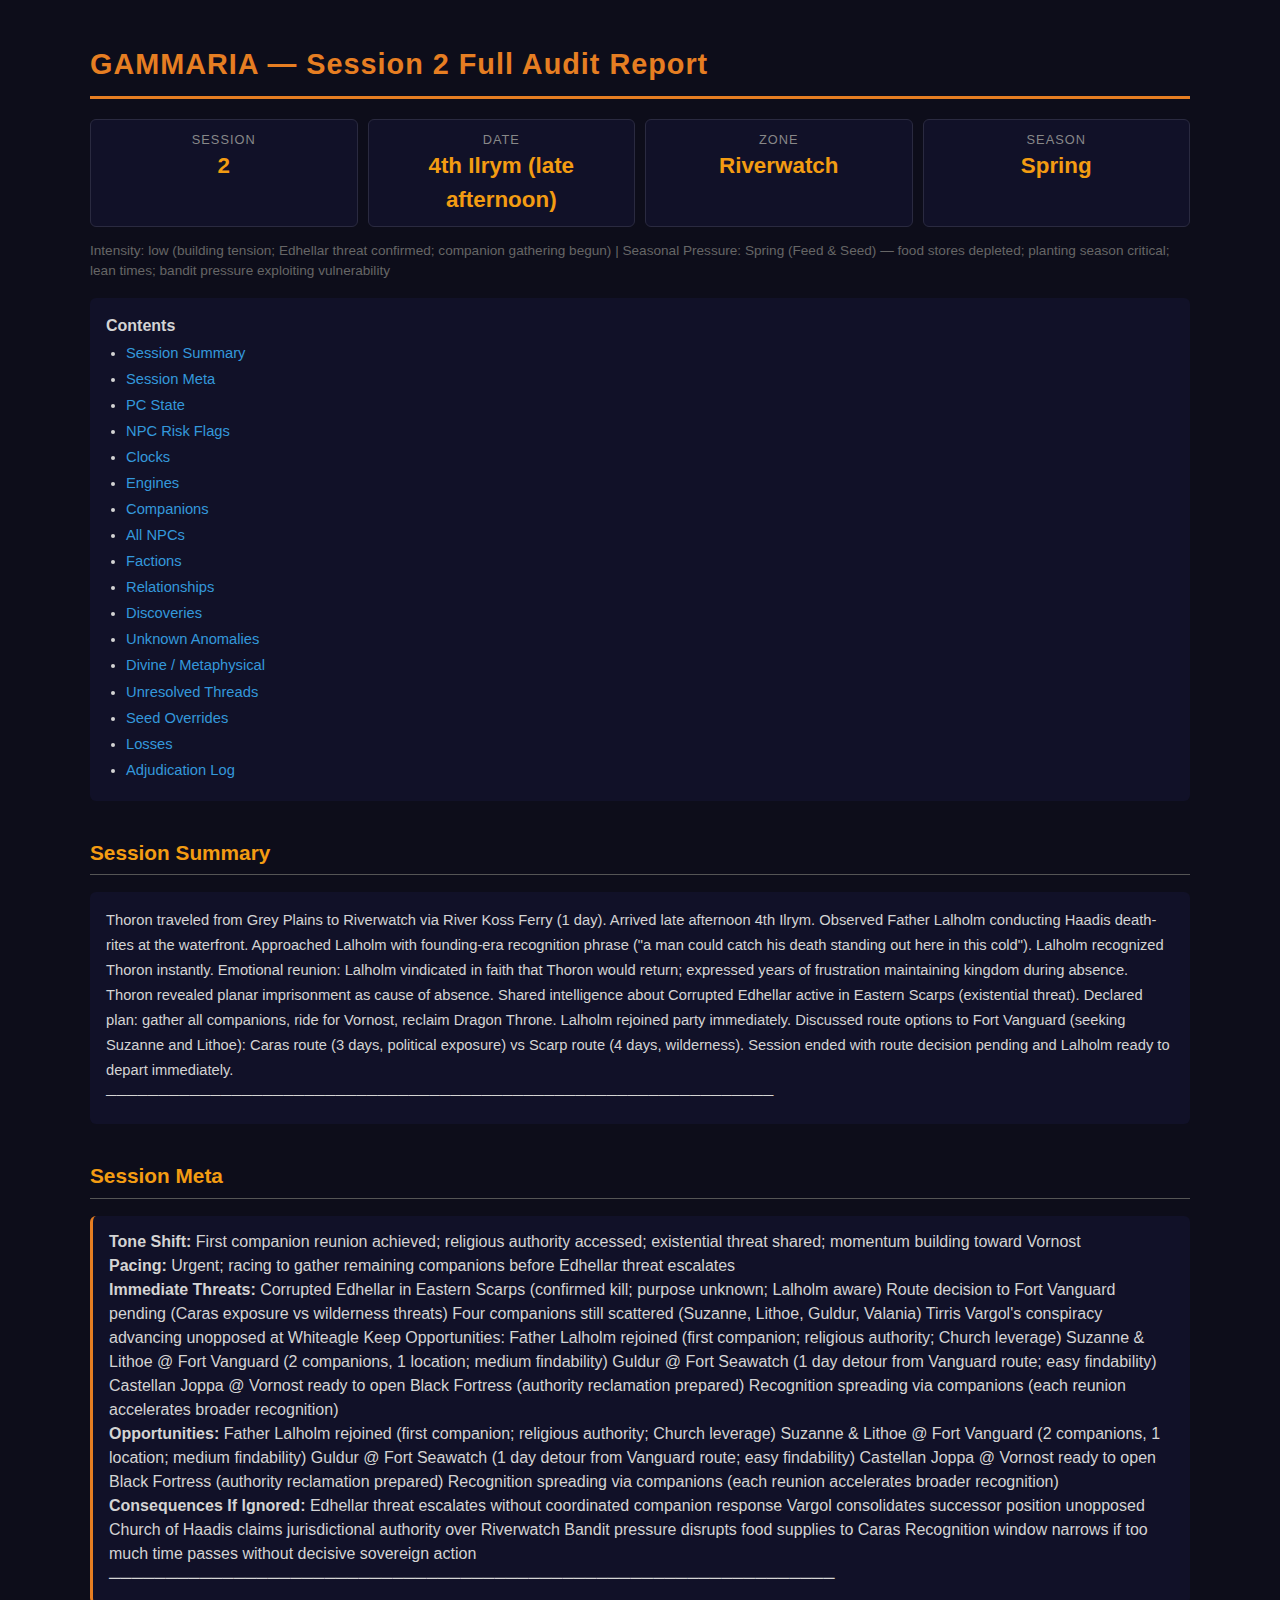
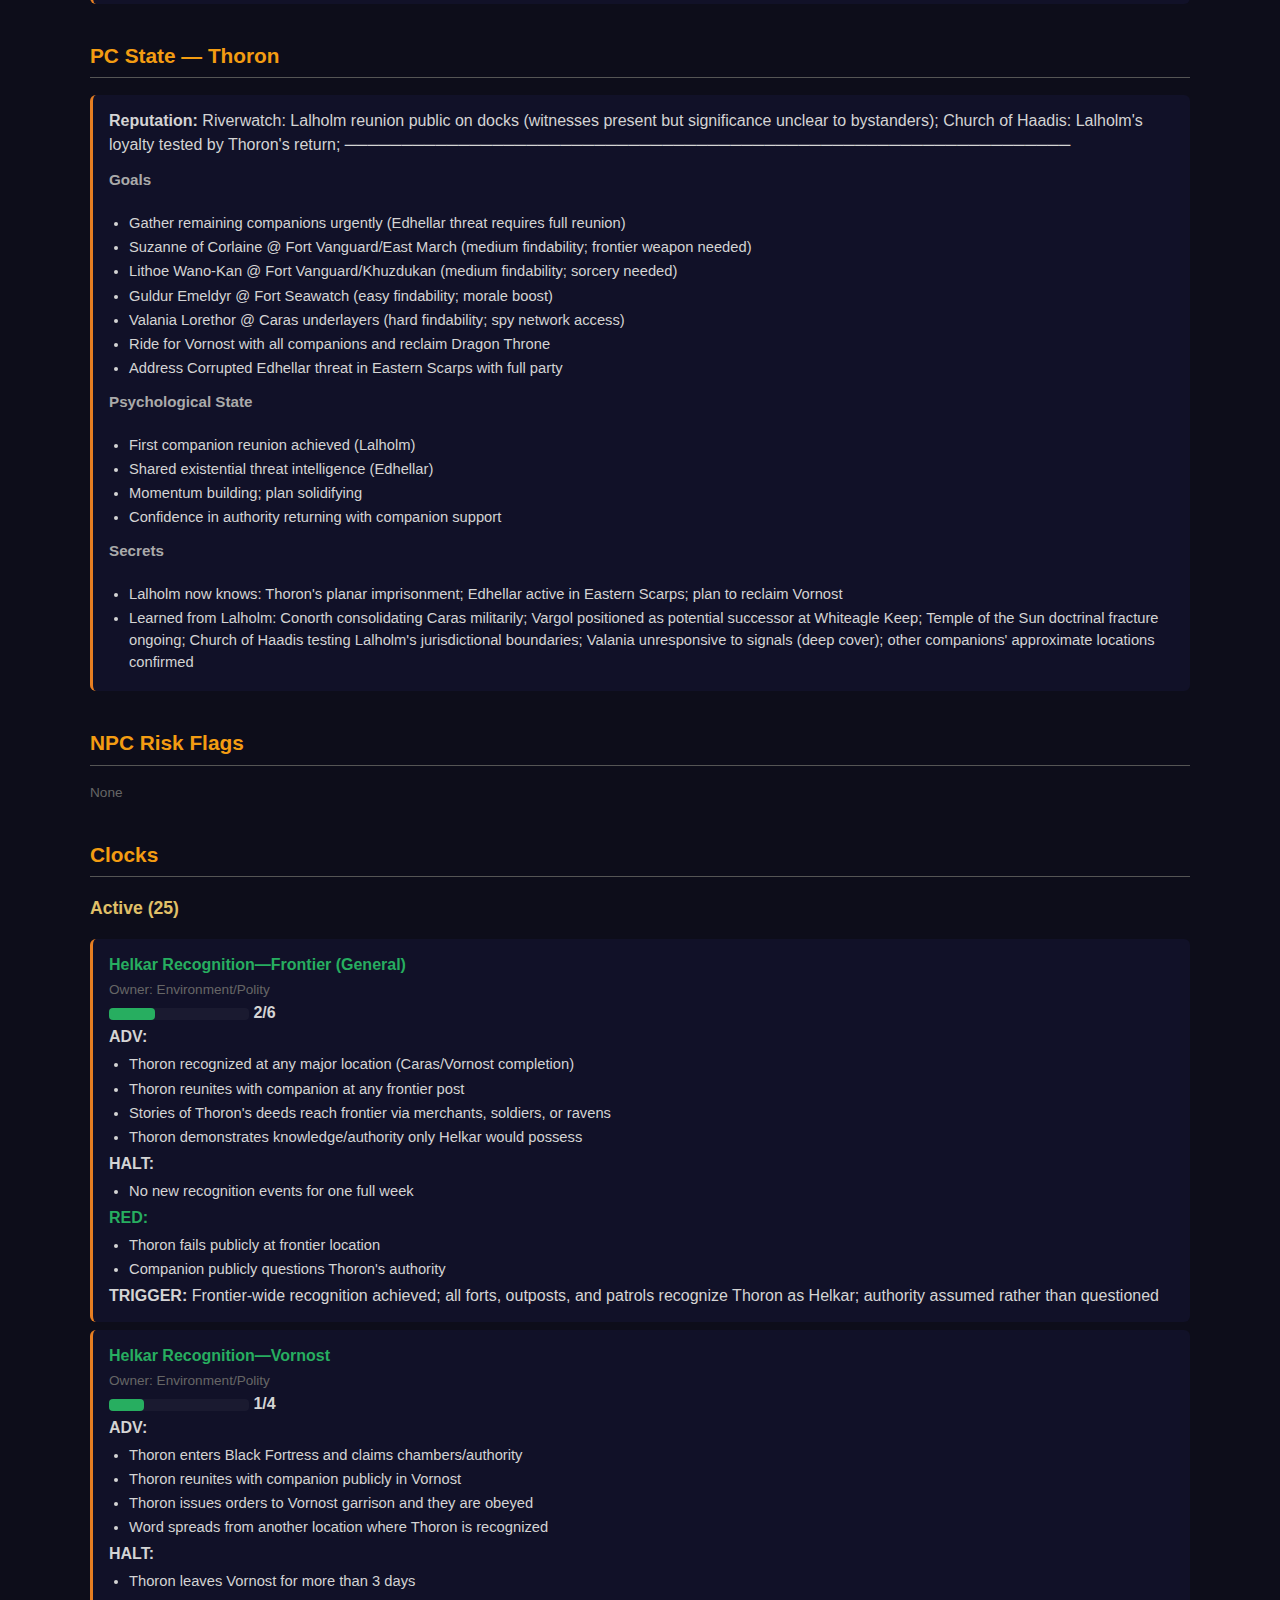
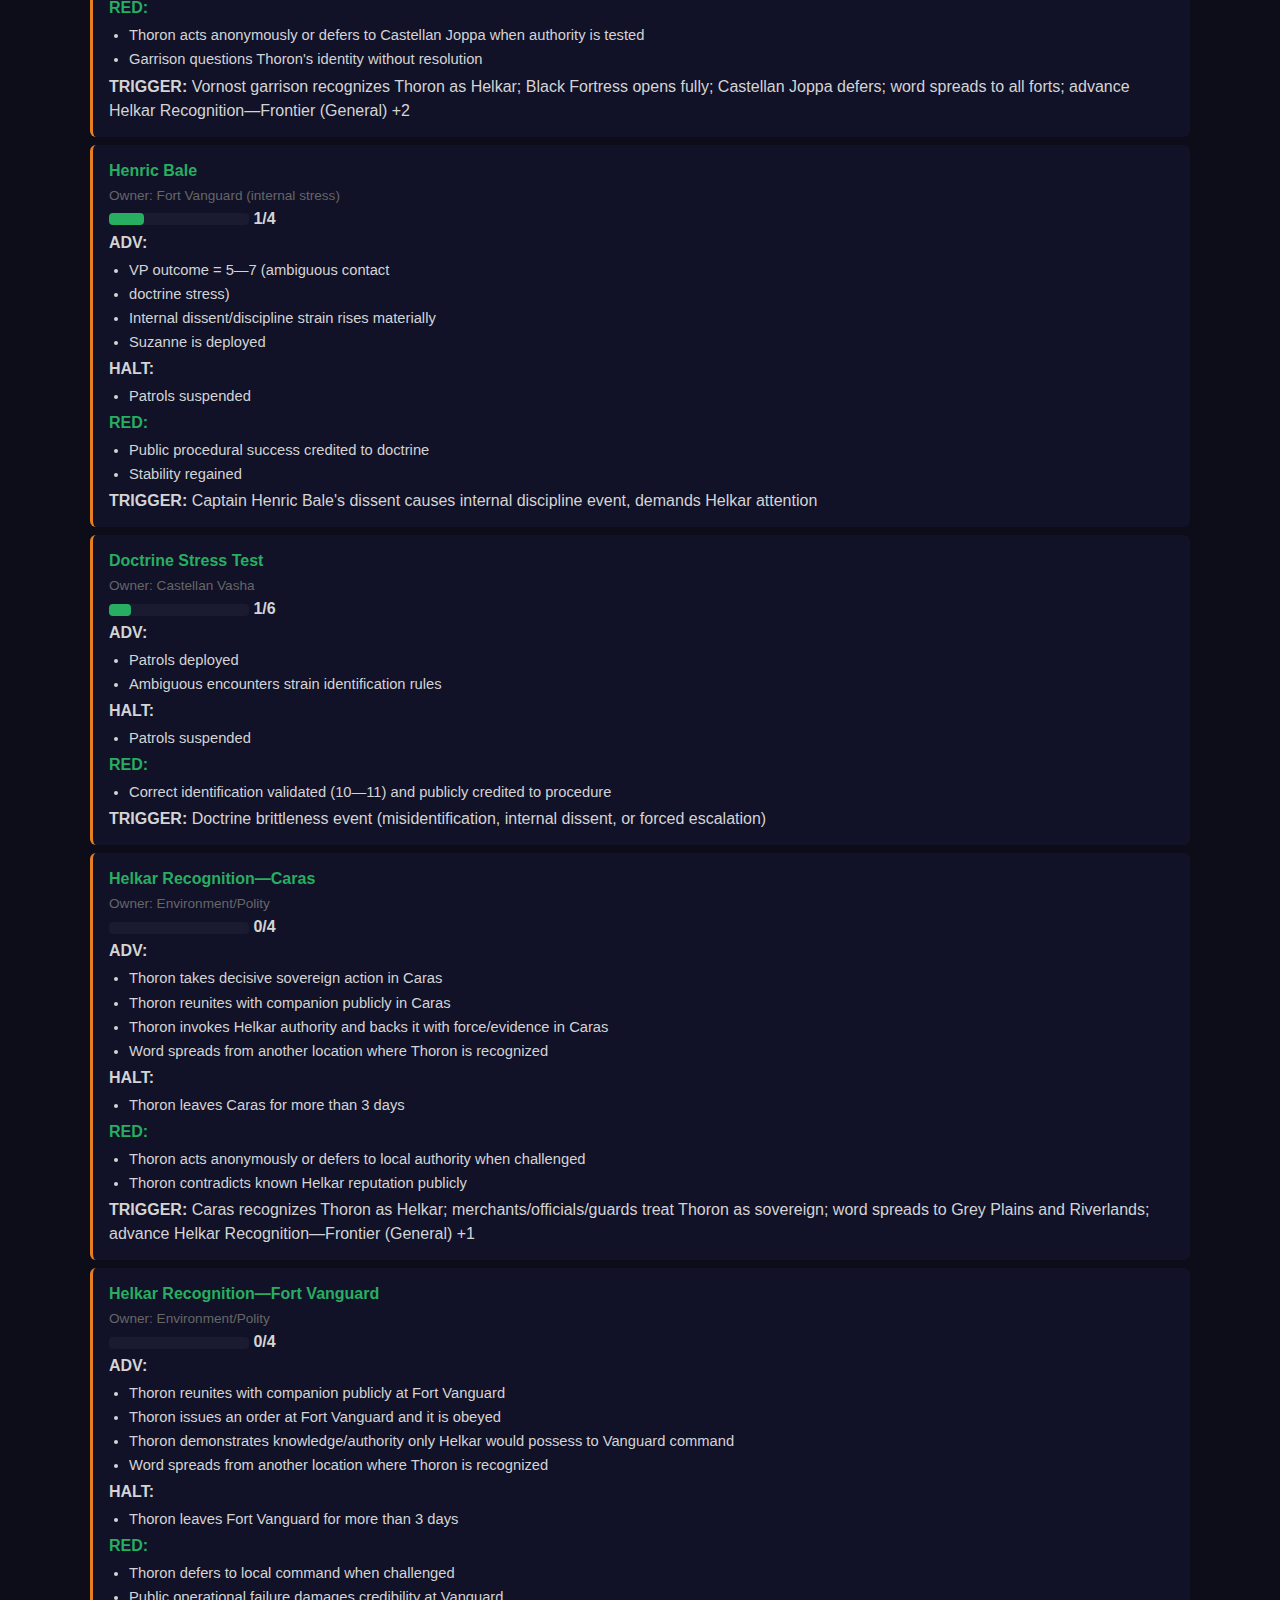
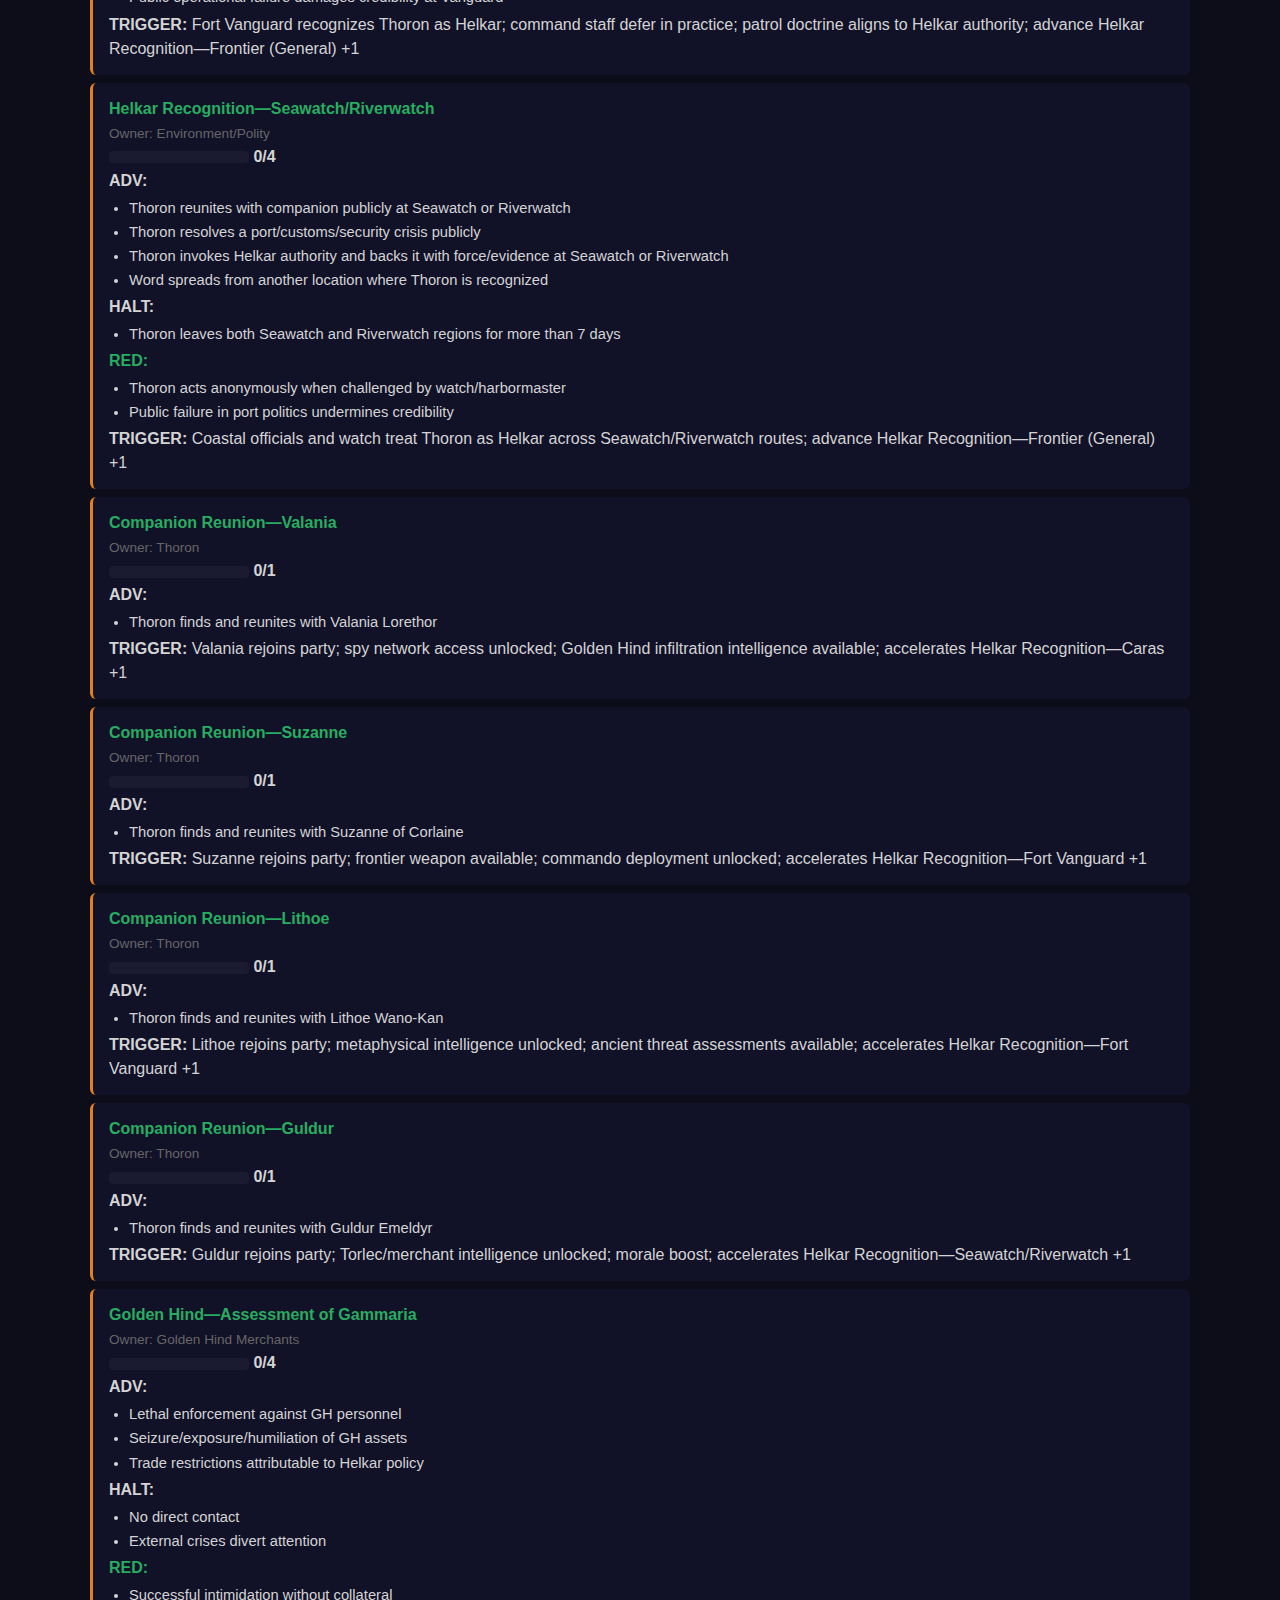
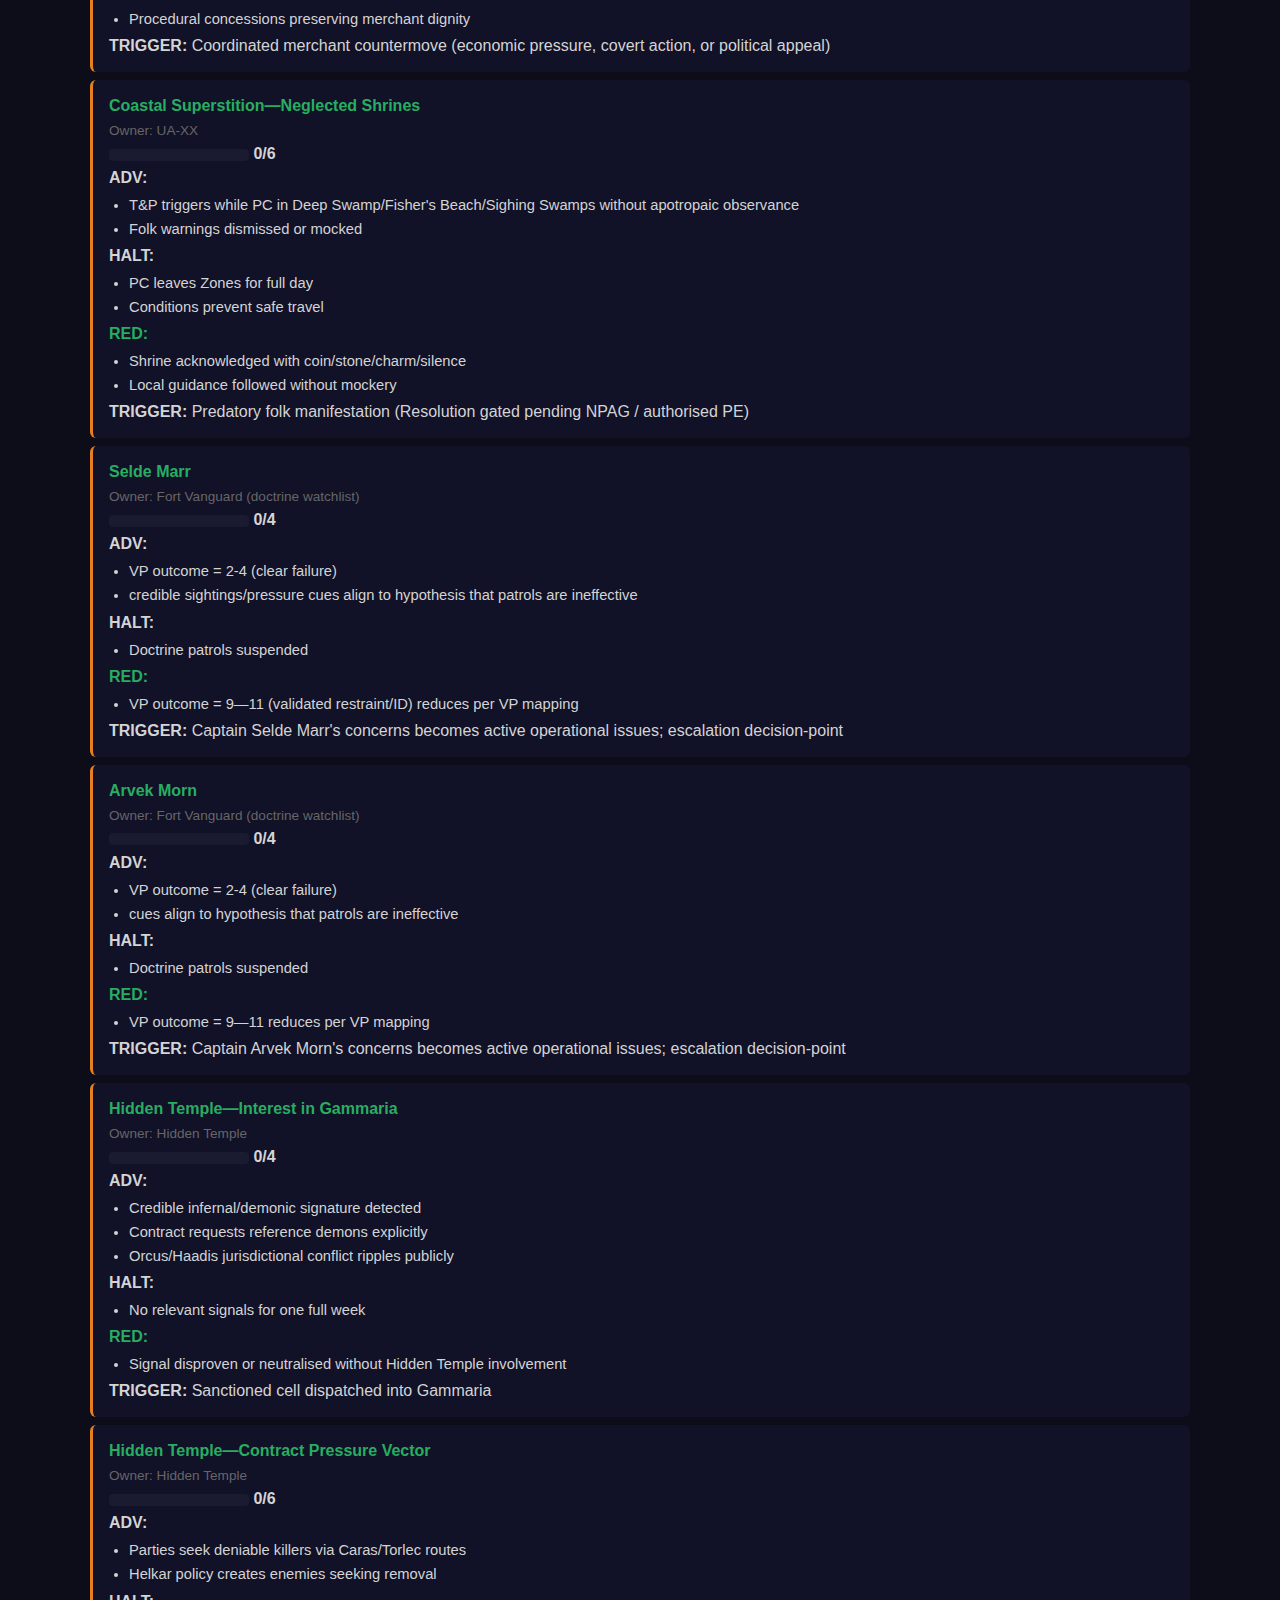
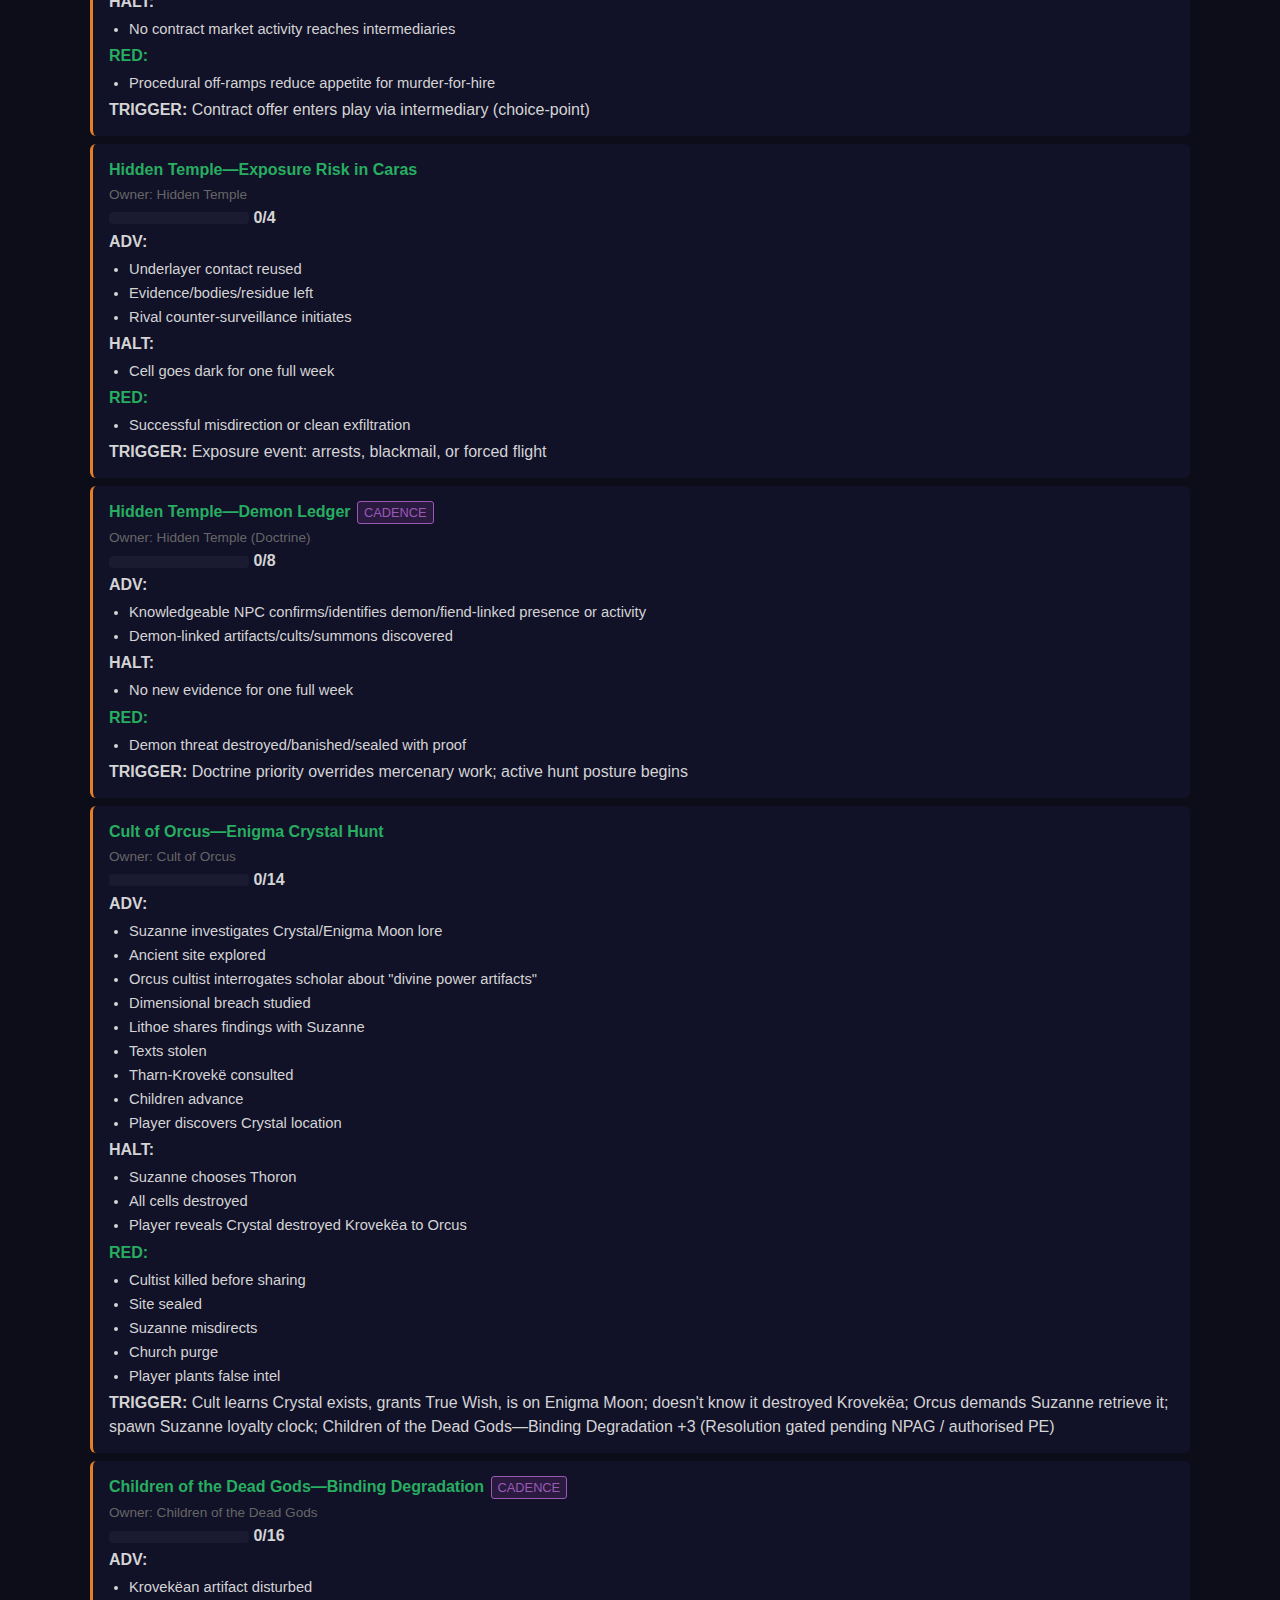
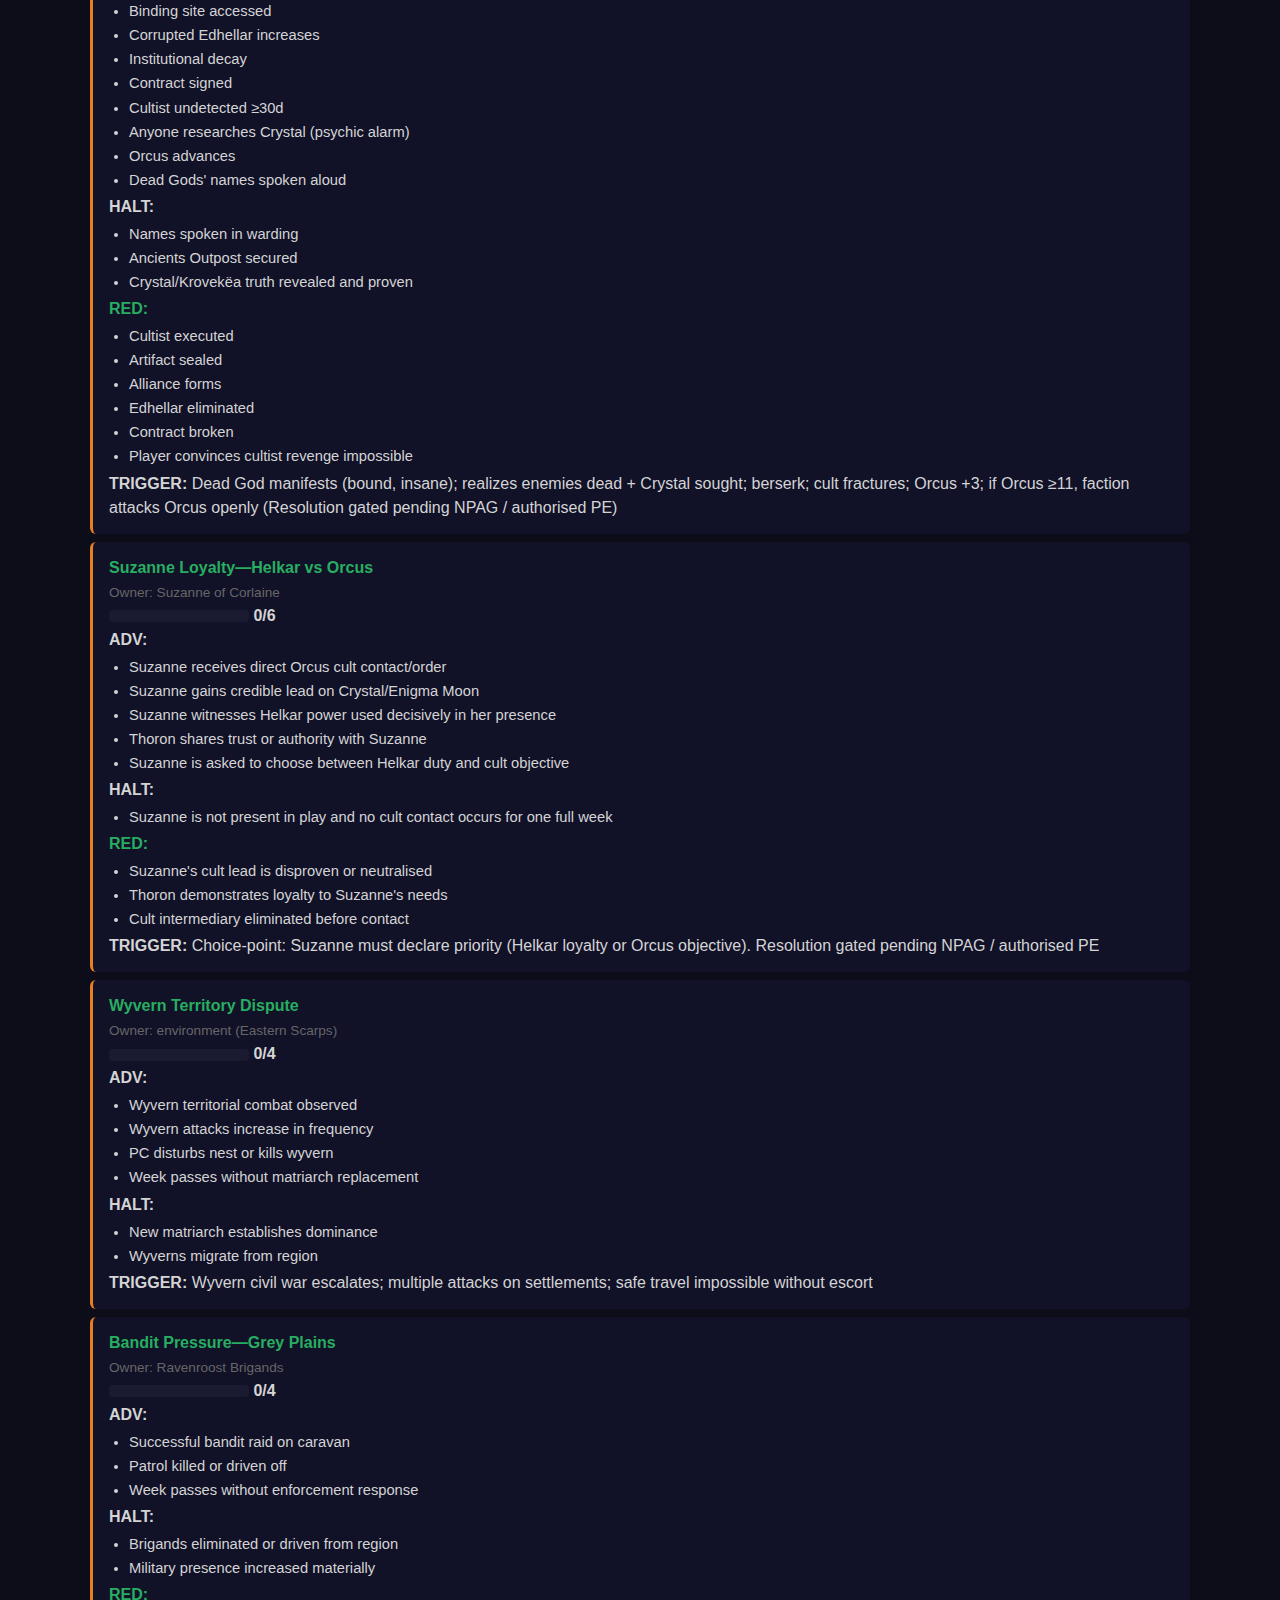
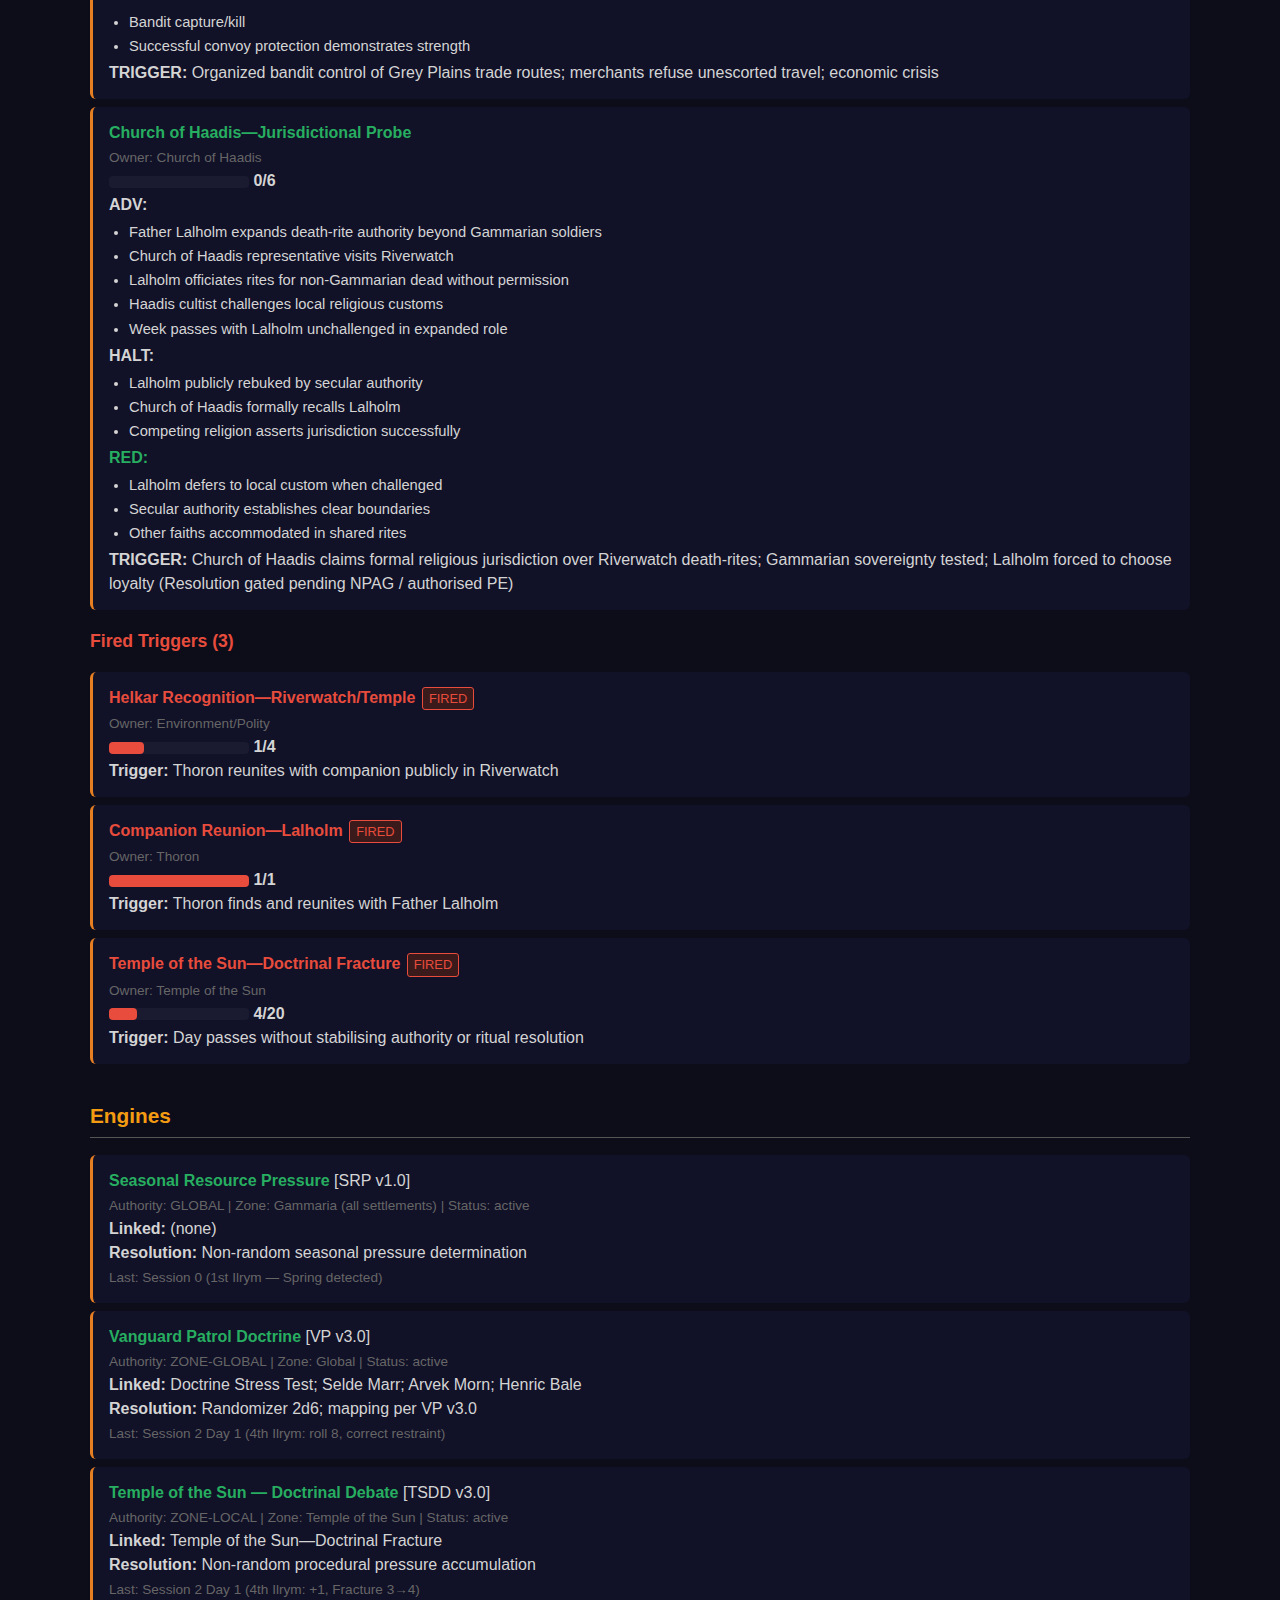
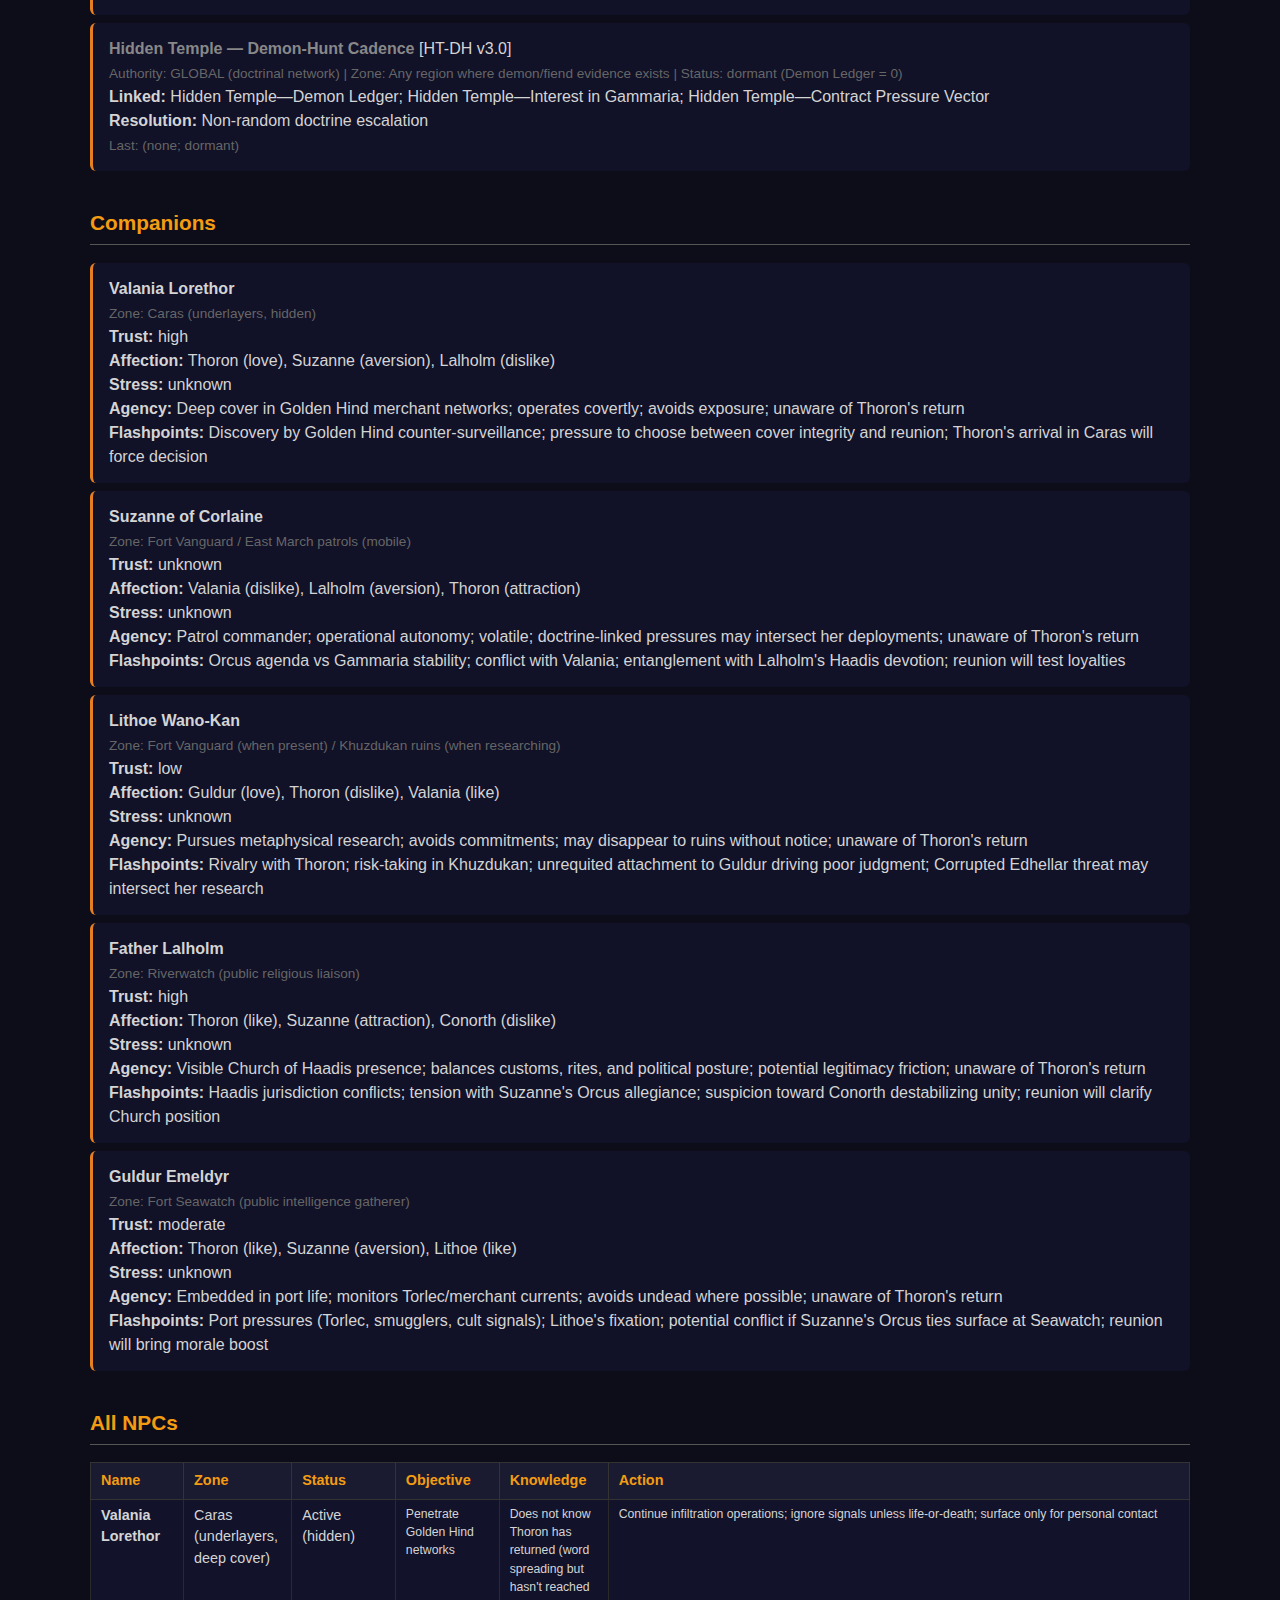
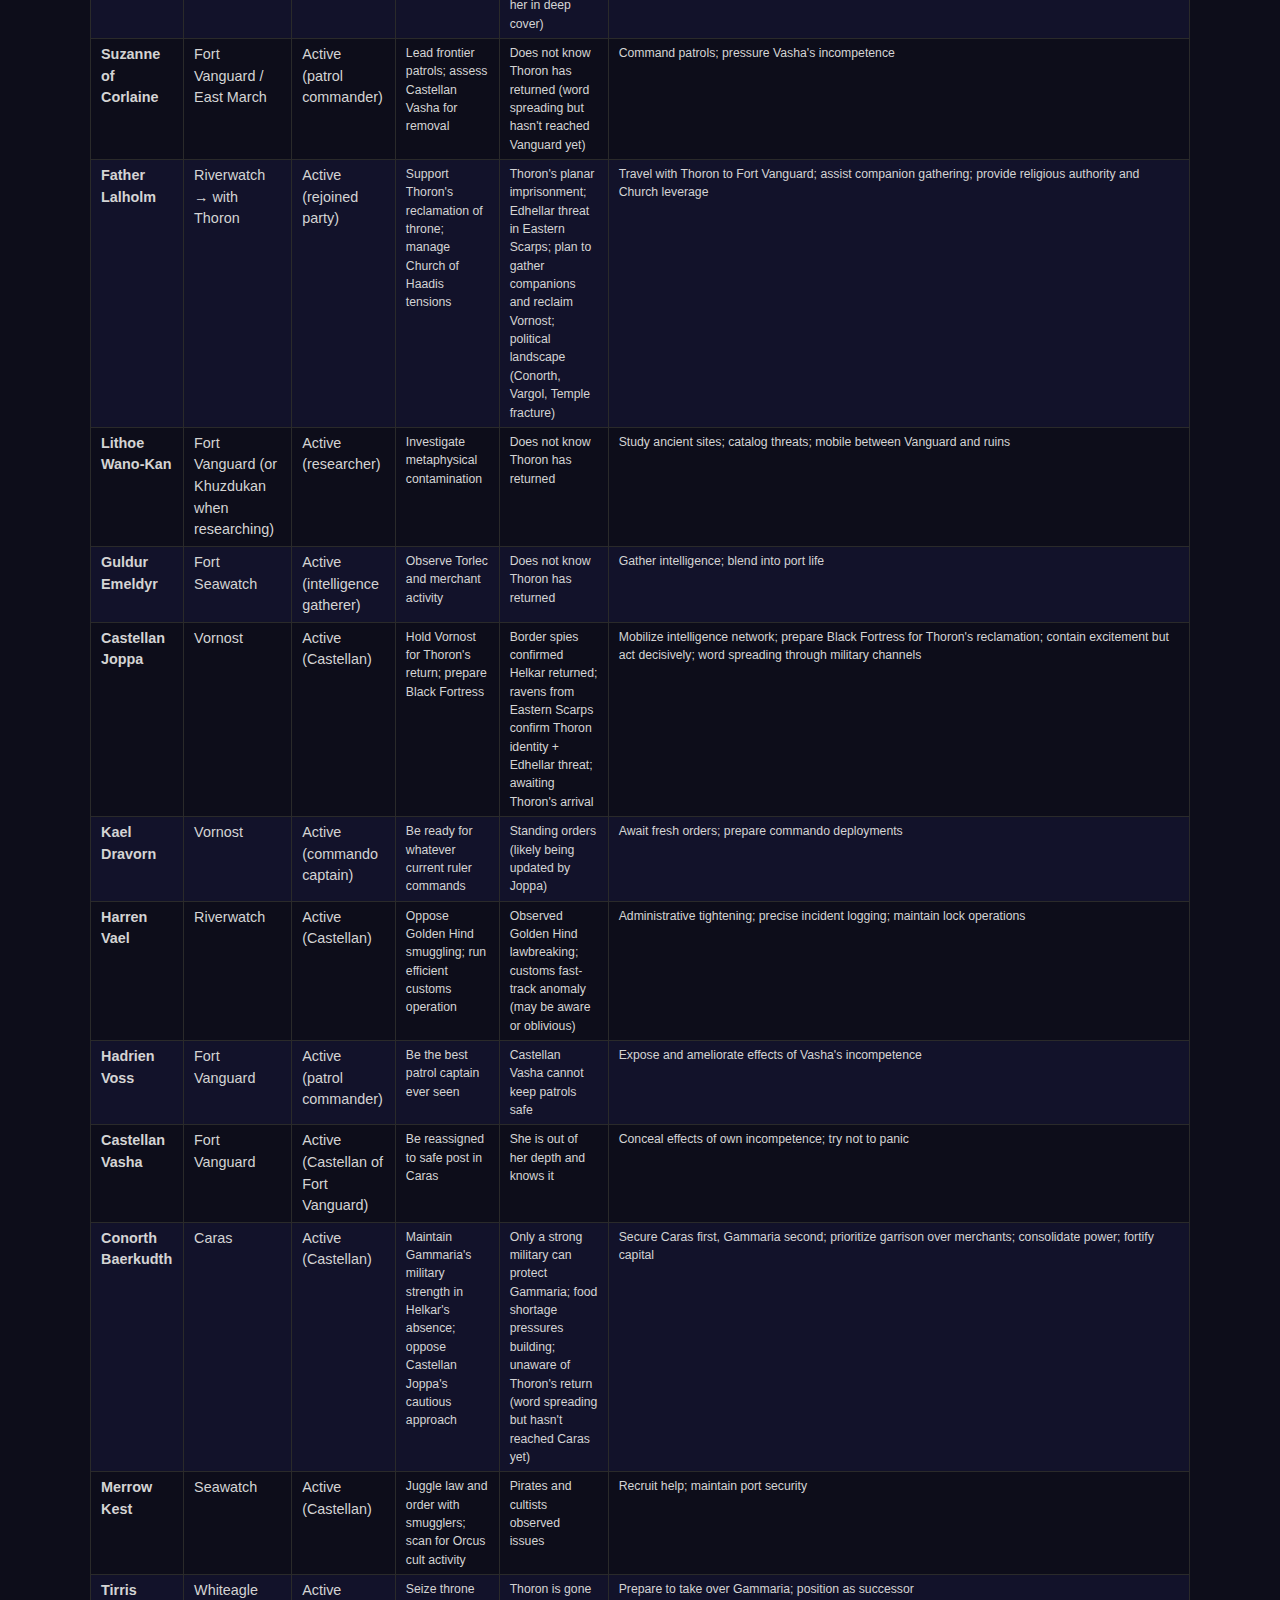
<file: session reports/Gammaria_Report_Session_02.html>
<!DOCTYPE html><html><head><meta charset='utf-8'><meta http-equiv='Content-Type' content='text/html; charset=utf-8'><title>Gammaria &mdash; Session 2 Audit</title><style>
body{background:#0d0d1a;color:#d4d4d4;font-family:'Segoe UI',Consolas,sans-serif;max-width:1100px;margin:0 auto;padding:24px;line-height:1.5}
h1{color:#e67e22;border-bottom:3px solid #e67e22;padding-bottom:10px;font-size:1.8em;letter-spacing:1px}
h2{color:#f39c12;margin-top:36px;border-bottom:1px solid #555;padding-bottom:6px;font-size:1.3em}
h3{color:#e0c068;margin-top:18px;font-size:1.1em}
h4{color:#aaa;margin-top:12px;font-size:0.95em}
table{border-collapse:collapse;width:100%;margin:8px 0 16px 0;font-size:0.9em}
th{background:#1a1a30;color:#f39c12;text-align:left;padding:7px 10px;border:1px solid #333;font-weight:600}
td{padding:5px 10px;border:1px solid #2a2a2a;vertical-align:top}
tr:nth-child(even){background:#12122a}
tr:nth-child(odd){background:#0d0d1a}
.bar-bg{background:#1a1a30;border-radius:4px;height:12px;width:140px;display:inline-block;vertical-align:middle}
.bar-fill{height:12px;border-radius:4px}
.fired{color:#e74c3c;font-weight:bold}
.muted{color:#666;font-size:0.85em}
.tag{display:inline-block;padding:1px 6px;border-radius:3px;font-size:0.8em;margin:1px 2px}
.tag-cadence{background:#2a1a40;color:#9b59b6;border:1px solid #9b59b6}
.tag-fired{background:#3a1a1a;color:#e74c3c;border:1px solid #e74c3c}
.tag-with-pc{background:#1a3a1a;color:#27ae60;border:1px solid #27ae60}
.tag-adv{background:#1a3a1a;color:#27ae60;border:1px solid #27ae60}
.section{background:#111128;padding:14px 16px;border-radius:6px;margin:8px 0;border-left:3px solid #e67e22}
.meta-grid{display:grid;grid-template-columns:repeat(4,1fr);gap:10px;margin:12px 0}
.meta-box{background:#111128;padding:10px;border-radius:6px;text-align:center;border:1px solid #2a2a40}
.meta-label{color:#888;font-size:0.8em;text-transform:uppercase;letter-spacing:1px}
.meta-value{color:#f39c12;font-size:1.4em;font-weight:bold}
.summary-block{background:#111128;padding:16px;border-radius:6px;margin:8px 0;line-height:1.7;white-space:pre-wrap;font-size:0.92em}
ul{margin:4px 0;padding-left:20px} li{margin:2px 0;font-size:0.92em}
.toc{background:#111128;padding:16px;border-radius:6px;margin:16px 0}
.toc a{color:#3498db;text-decoration:none} .toc a:hover{text-decoration:underline} .toc li{margin:4px 0}
details{margin:4px 0} details summary{cursor:pointer;color:#e0c068;font-weight:500}
</style></head><body>
<h1>GAMMARIA &mdash; Session 2 Full Audit Report</h1>
<div class='meta-grid'>
<div class='meta-box'><div class='meta-label'>Session</div><div class='meta-value'>2</div></div>
<div class='meta-box'><div class='meta-label'>Date</div><div class='meta-value'>4th Ilrym (late afternoon)</div></div>
<div class='meta-box'><div class='meta-label'>Zone</div><div class='meta-value'>Riverwatch</div></div>
<div class='meta-box'><div class='meta-label'>Season</div><div class='meta-value'>Spring</div></div>
</div>
<p class='muted'>Intensity: low (building tension; Edhellar threat confirmed; companion gathering begun) | Seasonal Pressure: Spring (Feed &amp; Seed) &#8212; food stores depleted; planting season critical; lean times; bandit pressure exploiting vulnerability</p>
<div class='toc'><strong>Contents</strong><ul>
<li><a href='#summary'>Session Summary</a></li>
<li><a href='#meta'>Session Meta</a></li>
<li><a href='#pc'>PC State</a></li>
<li><a href='#risk'>NPC Risk Flags</a></li>
<li><a href='#clocks'>Clocks</a></li>
<li><a href='#engines'>Engines</a></li>
<li><a href='#companions'>Companions</a></li>
<li><a href='#npcs'>All NPCs</a></li>
<li><a href='#factions'>Factions</a></li>
<li><a href='#rels'>Relationships</a></li>
<li><a href='#discs'>Discoveries</a></li>
<li><a href='#ua'>Unknown Anomalies</a></li>
<li><a href='#divine'>Divine / Metaphysical</a></li>
<li><a href='#threads'>Unresolved Threads</a></li>
<li><a href='#seed'>Seed Overrides</a></li>
<li><a href='#losses'>Losses</a></li>
<li><a href='#log'>Adjudication Log</a></li>
</ul></div>
<h2 id='summary'>Session Summary</h2>
<div class='summary-block'>Thoron traveled from Grey Plains to Riverwatch via River Koss Ferry (1 day). Arrived late afternoon 4th Ilrym. Observed Father Lalholm conducting Haadis death-rites at the waterfront. Approached Lalholm with founding-era recognition phrase (&quot;a man could catch his death standing out here in this cold&quot;). Lalholm recognized Thoron instantly. Emotional reunion: Lalholm vindicated in faith that Thoron would return; expressed years of frustration maintaining kingdom during absence. Thoron revealed planar imprisonment as cause of absence. Shared intelligence about Corrupted Edhellar active in Eastern Scarps (existential threat). Declared plan: gather all companions, ride for Vornost, reclaim Dragon Throne. Lalholm rejoined party immediately. Discussed route options to Fort Vanguard (seeking Suzanne and Lithoe): Caras route (3 days, political exposure) vs Scarp route (4 days, wilderness). Session ended with route decision pending and Lalholm ready to depart immediately.
&#9472;&#9472;&#9472;&#9472;&#9472;&#9472;&#9472;&#9472;&#9472;&#9472;&#9472;&#9472;&#9472;&#9472;&#9472;&#9472;&#9472;&#9472;&#9472;&#9472;&#9472;&#9472;&#9472;&#9472;&#9472;&#9472;&#9472;&#9472;&#9472;&#9472;&#9472;&#9472;&#9472;&#9472;&#9472;&#9472;&#9472;&#9472;&#9472;&#9472;&#9472;&#9472;&#9472;&#9472;&#9472;&#9472;&#9472;&#9472;&#9472;&#9472;&#9472;&#9472;&#9472;&#9472;&#9472;&#9472;&#9472;&#9472;&#9472;&#9472;&#9472;&#9472;&#9472;&#9472;</div>
<h2 id='meta'>Session Meta</h2><div class='section'>
<b>Tone Shift:</b> First companion reunion achieved; religious authority accessed; existential threat shared; momentum building toward Vornost<br>
<b>Pacing:</b> Urgent; racing to gather remaining companions before Edhellar threat escalates<br>
<b>Immediate Threats:</b> Corrupted Edhellar in Eastern Scarps (confirmed kill; purpose unknown; Lalholm aware)
Route decision to Fort Vanguard pending (Caras exposure vs wilderness threats)
Four companions still scattered (Suzanne, Lithoe, Guldur, Valania)
Tirris Vargol&#x27;s conspiracy advancing unopposed at Whiteagle Keep

Opportunities:

Father Lalholm rejoined (first companion; religious authority; Church leverage)
Suzanne &amp; Lithoe @ Fort Vanguard (2 companions, 1 location; medium findability)
Guldur @ Fort Seawatch (1 day detour from Vanguard route; easy findability)
Castellan Joppa @ Vornost ready to open Black Fortress (authority reclamation prepared)
Recognition spreading via companions (each reunion accelerates broader recognition)<br>
<b>Opportunities:</b> Father Lalholm rejoined (first companion; religious authority; Church leverage)
Suzanne &amp; Lithoe @ Fort Vanguard (2 companions, 1 location; medium findability)
Guldur @ Fort Seawatch (1 day detour from Vanguard route; easy findability)
Castellan Joppa @ Vornost ready to open Black Fortress (authority reclamation prepared)
Recognition spreading via companions (each reunion accelerates broader recognition)<br>
<b>Consequences If Ignored:</b> Edhellar threat escalates without coordinated companion response
Vargol consolidates successor position unopposed
Church of Haadis claims jurisdictional authority over Riverwatch
Bandit pressure disrupts food supplies to Caras
Recognition window narrows if too much time passes without decisive sovereign action
&#9472;&#9472;&#9472;&#9472;&#9472;&#9472;&#9472;&#9472;&#9472;&#9472;&#9472;&#9472;&#9472;&#9472;&#9472;&#9472;&#9472;&#9472;&#9472;&#9472;&#9472;&#9472;&#9472;&#9472;&#9472;&#9472;&#9472;&#9472;&#9472;&#9472;&#9472;&#9472;&#9472;&#9472;&#9472;&#9472;&#9472;&#9472;&#9472;&#9472;&#9472;&#9472;&#9472;&#9472;&#9472;&#9472;&#9472;&#9472;&#9472;&#9472;&#9472;&#9472;&#9472;&#9472;&#9472;&#9472;&#9472;&#9472;&#9472;&#9472;&#9472;&#9472;&#9472;&#9472;<br>
</div>
<h2 id='pc'>PC State &mdash; Thoron</h2>
<div class='section'>
<b>Reputation:</b> Riverwatch: Lalholm reunion public on docks (witnesses present but significance unclear to bystanders); Church of Haadis: Lalholm&#x27;s loyalty tested by Thoron&#x27;s return; &#9472;&#9472;&#9472;&#9472;&#9472;&#9472;&#9472;&#9472;&#9472;&#9472;&#9472;&#9472;&#9472;&#9472;&#9472;&#9472;&#9472;&#9472;&#9472;&#9472;&#9472;&#9472;&#9472;&#9472;&#9472;&#9472;&#9472;&#9472;&#9472;&#9472;&#9472;&#9472;&#9472;&#9472;&#9472;&#9472;&#9472;&#9472;&#9472;&#9472;&#9472;&#9472;&#9472;&#9472;&#9472;&#9472;&#9472;&#9472;&#9472;&#9472;&#9472;&#9472;&#9472;&#9472;&#9472;&#9472;&#9472;&#9472;&#9472;&#9472;&#9472;&#9472;&#9472;&#9472;<br>
<h4>Goals</h4><ul>
<li>Gather remaining companions urgently (Edhellar threat requires full reunion)</li>
<li>Suzanne of Corlaine @ Fort Vanguard/East March (medium findability; frontier weapon needed)</li>
<li>Lithoe Wano-Kan @ Fort Vanguard/Khuzdukan (medium findability; sorcery needed)</li>
<li>Guldur Emeldyr @ Fort Seawatch (easy findability; morale boost)</li>
<li>Valania Lorethor @ Caras underlayers (hard findability; spy network access)</li>
<li>Ride for Vornost with all companions and reclaim Dragon Throne</li>
<li>Address Corrupted Edhellar threat in Eastern Scarps with full party</li>
</ul>
<h4>Psychological State</h4><ul>
<li>First companion reunion achieved (Lalholm)</li>
<li>Shared existential threat intelligence (Edhellar)</li>
<li>Momentum building; plan solidifying</li>
<li>Confidence in authority returning with companion support</li>
</ul>
<h4>Secrets</h4><ul>
<li>Lalholm now knows: Thoron&#x27;s planar imprisonment; Edhellar active in Eastern Scarps; plan to reclaim Vornost</li>
<li>Learned from Lalholm: Conorth consolidating Caras militarily; Vargol positioned as potential successor at Whiteagle Keep; Temple of the Sun doctrinal fracture ongoing; Church of Haadis testing Lalholm&#x27;s jurisdictional boundaries; Valania unresponsive to signals (deep cover); other companions&#x27; approximate locations confirmed</li>
</ul>
</div>
<h2 id='risk'>NPC Risk Flags</h2>
<p class='muted'>None</p>
<h2 id='clocks'>Clocks</h2>
<h3>Active (25)</h3>
<div class='section'><b style='color:#27ae60'>Helkar Recognition&#8212;Frontier (General)</b><br>
<span class='muted'>Owner: Environment/Polity</span><br>
<div class="bar-bg"><div class="bar-fill" style="background:#27ae60;width:33%"></div></div> <b>2/6</b><br>
<b>ADV:</b><ul>
<li>Thoron recognized at any major location (Caras/Vornost completion)</li>
<li>Thoron reunites with companion at any frontier post</li>
<li>Stories of Thoron&#x27;s deeds reach frontier via merchants, soldiers, or ravens</li>
<li>Thoron demonstrates knowledge/authority only Helkar would possess</li>
</ul>
<b>HALT:</b><ul>
<li>No new recognition events for one full week</li>
</ul>
<b style='color:#27ae60'>RED:</b><ul>
<li>Thoron fails publicly at frontier location</li>
<li>Companion publicly questions Thoron&#x27;s authority</li>
</ul>
<b>TRIGGER:</b> Frontier-wide recognition achieved; all forts, outposts, and patrols recognize Thoron as Helkar; authority assumed rather than questioned<br>
</div>
<div class='section'><b style='color:#27ae60'>Helkar Recognition&#8212;Vornost</b><br>
<span class='muted'>Owner: Environment/Polity</span><br>
<div class="bar-bg"><div class="bar-fill" style="background:#27ae60;width:25%"></div></div> <b>1/4</b><br>
<b>ADV:</b><ul>
<li>Thoron enters Black Fortress and claims chambers/authority</li>
<li>Thoron reunites with companion publicly in Vornost</li>
<li>Thoron issues orders to Vornost garrison and they are obeyed</li>
<li>Word spreads from another location where Thoron is recognized</li>
</ul>
<b>HALT:</b><ul>
<li>Thoron leaves Vornost for more than 3 days</li>
</ul>
<b style='color:#27ae60'>RED:</b><ul>
<li>Thoron acts anonymously or defers to Castellan Joppa when authority is tested</li>
<li>Garrison questions Thoron&#x27;s identity without resolution</li>
</ul>
<b>TRIGGER:</b> Vornost garrison recognizes Thoron as Helkar; Black Fortress opens fully; Castellan Joppa defers; word spreads to all forts; advance Helkar Recognition&#8212;Frontier (General) +2<br>
</div>
<div class='section'><b style='color:#27ae60'>Henric Bale</b><br>
<span class='muted'>Owner: Fort Vanguard (internal stress)</span><br>
<div class="bar-bg"><div class="bar-fill" style="background:#27ae60;width:25%"></div></div> <b>1/4</b><br>
<b>ADV:</b><ul>
<li>VP outcome = 5&#8212;7 (ambiguous contact</li>
<li>doctrine stress)</li>
<li>Internal dissent/discipline strain rises materially</li>
<li>Suzanne is deployed</li>
</ul>
<b>HALT:</b><ul>
<li>Patrols suspended</li>
</ul>
<b style='color:#27ae60'>RED:</b><ul>
<li>Public procedural success credited to doctrine</li>
<li>Stability regained</li>
</ul>
<b>TRIGGER:</b> Captain Henric Bale&#x27;s dissent causes internal discipline event, demands Helkar attention<br>
</div>
<div class='section'><b style='color:#27ae60'>Doctrine Stress Test</b><br>
<span class='muted'>Owner: Castellan Vasha</span><br>
<div class="bar-bg"><div class="bar-fill" style="background:#27ae60;width:16%"></div></div> <b>1/6</b><br>
<b>ADV:</b><ul>
<li>Patrols deployed</li>
<li>Ambiguous encounters strain identification rules</li>
</ul>
<b>HALT:</b><ul>
<li>Patrols suspended</li>
</ul>
<b style='color:#27ae60'>RED:</b><ul>
<li>Correct identification validated (10&#8212;11) and publicly credited to procedure</li>
</ul>
<b>TRIGGER:</b> Doctrine brittleness event (misidentification, internal dissent, or forced escalation)<br>
</div>
<div class='section'><b style='color:#27ae60'>Helkar Recognition&#8212;Caras</b><br>
<span class='muted'>Owner: Environment/Polity</span><br>
<div class="bar-bg"><div class="bar-fill" style="background:#27ae60;width:0%"></div></div> <b>0/4</b><br>
<b>ADV:</b><ul>
<li>Thoron takes decisive sovereign action in Caras</li>
<li>Thoron reunites with companion publicly in Caras</li>
<li>Thoron invokes Helkar authority and backs it with force/evidence in Caras</li>
<li>Word spreads from another location where Thoron is recognized</li>
</ul>
<b>HALT:</b><ul>
<li>Thoron leaves Caras for more than 3 days</li>
</ul>
<b style='color:#27ae60'>RED:</b><ul>
<li>Thoron acts anonymously or defers to local authority when challenged</li>
<li>Thoron contradicts known Helkar reputation publicly</li>
</ul>
<b>TRIGGER:</b> Caras recognizes Thoron as Helkar; merchants/officials/guards treat Thoron as sovereign; word spreads to Grey Plains and Riverlands; advance Helkar Recognition&#8212;Frontier (General) +1<br>
</div>
<div class='section'><b style='color:#27ae60'>Helkar Recognition&#8212;Fort Vanguard</b><br>
<span class='muted'>Owner: Environment/Polity</span><br>
<div class="bar-bg"><div class="bar-fill" style="background:#27ae60;width:0%"></div></div> <b>0/4</b><br>
<b>ADV:</b><ul>
<li>Thoron reunites with companion publicly at Fort Vanguard</li>
<li>Thoron issues an order at Fort Vanguard and it is obeyed</li>
<li>Thoron demonstrates knowledge/authority only Helkar would possess to Vanguard command</li>
<li>Word spreads from another location where Thoron is recognized</li>
</ul>
<b>HALT:</b><ul>
<li>Thoron leaves Fort Vanguard for more than 3 days</li>
</ul>
<b style='color:#27ae60'>RED:</b><ul>
<li>Thoron defers to local command when challenged</li>
<li>Public operational failure damages credibility at Vanguard</li>
</ul>
<b>TRIGGER:</b> Fort Vanguard recognizes Thoron as Helkar; command staff defer in practice; patrol doctrine aligns to Helkar authority; advance Helkar Recognition&#8212;Frontier (General) +1<br>
</div>
<div class='section'><b style='color:#27ae60'>Helkar Recognition&#8212;Seawatch/Riverwatch</b><br>
<span class='muted'>Owner: Environment/Polity</span><br>
<div class="bar-bg"><div class="bar-fill" style="background:#27ae60;width:0%"></div></div> <b>0/4</b><br>
<b>ADV:</b><ul>
<li>Thoron reunites with companion publicly at Seawatch or Riverwatch</li>
<li>Thoron resolves a port/customs/security crisis publicly</li>
<li>Thoron invokes Helkar authority and backs it with force/evidence at Seawatch or Riverwatch</li>
<li>Word spreads from another location where Thoron is recognized</li>
</ul>
<b>HALT:</b><ul>
<li>Thoron leaves both Seawatch and Riverwatch regions for more than 7 days</li>
</ul>
<b style='color:#27ae60'>RED:</b><ul>
<li>Thoron acts anonymously when challenged by watch/harbormaster</li>
<li>Public failure in port politics undermines credibility</li>
</ul>
<b>TRIGGER:</b> Coastal officials and watch treat Thoron as Helkar across Seawatch/Riverwatch routes; advance Helkar Recognition&#8212;Frontier (General) +1<br>
</div>
<div class='section'><b style='color:#27ae60'>Companion Reunion&#8212;Valania</b><br>
<span class='muted'>Owner: Thoron</span><br>
<div class="bar-bg"><div class="bar-fill" style="background:#27ae60;width:0%"></div></div> <b>0/1</b><br>
<b>ADV:</b><ul>
<li>Thoron finds and reunites with Valania Lorethor</li>
</ul>
<b>TRIGGER:</b> Valania rejoins party; spy network access unlocked; Golden Hind infiltration intelligence available; accelerates Helkar Recognition&#8212;Caras +1<br>
</div>
<div class='section'><b style='color:#27ae60'>Companion Reunion&#8212;Suzanne</b><br>
<span class='muted'>Owner: Thoron</span><br>
<div class="bar-bg"><div class="bar-fill" style="background:#27ae60;width:0%"></div></div> <b>0/1</b><br>
<b>ADV:</b><ul>
<li>Thoron finds and reunites with Suzanne of Corlaine</li>
</ul>
<b>TRIGGER:</b> Suzanne rejoins party; frontier weapon available; commando deployment unlocked; accelerates Helkar Recognition&#8212;Fort Vanguard +1<br>
</div>
<div class='section'><b style='color:#27ae60'>Companion Reunion&#8212;Lithoe</b><br>
<span class='muted'>Owner: Thoron</span><br>
<div class="bar-bg"><div class="bar-fill" style="background:#27ae60;width:0%"></div></div> <b>0/1</b><br>
<b>ADV:</b><ul>
<li>Thoron finds and reunites with Lithoe Wano-Kan</li>
</ul>
<b>TRIGGER:</b> Lithoe rejoins party; metaphysical intelligence unlocked; ancient threat assessments available; accelerates Helkar Recognition&#8212;Fort Vanguard +1<br>
</div>
<div class='section'><b style='color:#27ae60'>Companion Reunion&#8212;Guldur</b><br>
<span class='muted'>Owner: Thoron</span><br>
<div class="bar-bg"><div class="bar-fill" style="background:#27ae60;width:0%"></div></div> <b>0/1</b><br>
<b>ADV:</b><ul>
<li>Thoron finds and reunites with Guldur Emeldyr</li>
</ul>
<b>TRIGGER:</b> Guldur rejoins party; Torlec/merchant intelligence unlocked; morale boost; accelerates Helkar Recognition&#8212;Seawatch/Riverwatch +1<br>
</div>
<div class='section'><b style='color:#27ae60'>Golden Hind&#8212;Assessment of Gammaria</b><br>
<span class='muted'>Owner: Golden Hind Merchants</span><br>
<div class="bar-bg"><div class="bar-fill" style="background:#27ae60;width:0%"></div></div> <b>0/4</b><br>
<b>ADV:</b><ul>
<li>Lethal enforcement against GH personnel</li>
<li>Seizure/exposure/humiliation of GH assets</li>
<li>Trade restrictions attributable to Helkar policy</li>
</ul>
<b>HALT:</b><ul>
<li>No direct contact</li>
<li>External crises divert attention</li>
</ul>
<b style='color:#27ae60'>RED:</b><ul>
<li>Successful intimidation without collateral</li>
<li>Procedural concessions preserving merchant dignity</li>
</ul>
<b>TRIGGER:</b> Coordinated merchant countermove (economic pressure, covert action, or political appeal)<br>
</div>
<div class='section'><b style='color:#27ae60'>Coastal Superstition&#8212;Neglected Shrines</b><br>
<span class='muted'>Owner: UA-XX</span><br>
<div class="bar-bg"><div class="bar-fill" style="background:#27ae60;width:0%"></div></div> <b>0/6</b><br>
<b>ADV:</b><ul>
<li>T&amp;P triggers while PC in Deep Swamp/Fisher&#x27;s Beach/Sighing Swamps without apotropaic observance</li>
<li>Folk warnings dismissed or mocked</li>
</ul>
<b>HALT:</b><ul>
<li>PC leaves Zones for full day</li>
<li>Conditions prevent safe travel</li>
</ul>
<b style='color:#27ae60'>RED:</b><ul>
<li>Shrine acknowledged with coin/stone/charm/silence</li>
<li>Local guidance followed without mockery</li>
</ul>
<b>TRIGGER:</b> Predatory folk manifestation (Resolution gated pending NPAG / authorised PE)<br>
</div>
<div class='section'><b style='color:#27ae60'>Selde Marr</b><br>
<span class='muted'>Owner: Fort Vanguard (doctrine watchlist)</span><br>
<div class="bar-bg"><div class="bar-fill" style="background:#27ae60;width:0%"></div></div> <b>0/4</b><br>
<b>ADV:</b><ul>
<li>VP outcome = 2-4 (clear failure)</li>
<li>credible sightings/pressure cues align to hypothesis that patrols are ineffective</li>
</ul>
<b>HALT:</b><ul>
<li>Doctrine patrols suspended</li>
</ul>
<b style='color:#27ae60'>RED:</b><ul>
<li>VP outcome = 9&#8212;11 (validated restraint/ID) reduces per VP mapping</li>
</ul>
<b>TRIGGER:</b> Captain Selde Marr&#x27;s concerns becomes active operational issues; escalation decision-point<br>
</div>
<div class='section'><b style='color:#27ae60'>Arvek Morn</b><br>
<span class='muted'>Owner: Fort Vanguard (doctrine watchlist)</span><br>
<div class="bar-bg"><div class="bar-fill" style="background:#27ae60;width:0%"></div></div> <b>0/4</b><br>
<b>ADV:</b><ul>
<li>VP outcome = 2-4 (clear failure)</li>
<li>cues align to hypothesis that patrols are ineffective</li>
</ul>
<b>HALT:</b><ul>
<li>Doctrine patrols suspended</li>
</ul>
<b style='color:#27ae60'>RED:</b><ul>
<li>VP outcome = 9&#8212;11 reduces per VP mapping</li>
</ul>
<b>TRIGGER:</b> Captain Arvek Morn&#x27;s concerns becomes active operational issues; escalation decision-point<br>
</div>
<div class='section'><b style='color:#27ae60'>Hidden Temple&#8212;Interest in Gammaria</b><br>
<span class='muted'>Owner: Hidden Temple</span><br>
<div class="bar-bg"><div class="bar-fill" style="background:#27ae60;width:0%"></div></div> <b>0/4</b><br>
<b>ADV:</b><ul>
<li>Credible infernal/demonic signature detected</li>
<li>Contract requests reference demons explicitly</li>
<li>Orcus/Haadis jurisdictional conflict ripples publicly</li>
</ul>
<b>HALT:</b><ul>
<li>No relevant signals for one full week</li>
</ul>
<b style='color:#27ae60'>RED:</b><ul>
<li>Signal disproven or neutralised without Hidden Temple involvement</li>
</ul>
<b>TRIGGER:</b> Sanctioned cell dispatched into Gammaria<br>
</div>
<div class='section'><b style='color:#27ae60'>Hidden Temple&#8212;Contract Pressure Vector</b><br>
<span class='muted'>Owner: Hidden Temple</span><br>
<div class="bar-bg"><div class="bar-fill" style="background:#27ae60;width:0%"></div></div> <b>0/6</b><br>
<b>ADV:</b><ul>
<li>Parties seek deniable killers via Caras/Torlec routes</li>
<li>Helkar policy creates enemies seeking removal</li>
</ul>
<b>HALT:</b><ul>
<li>No contract market activity reaches intermediaries</li>
</ul>
<b style='color:#27ae60'>RED:</b><ul>
<li>Procedural off-ramps reduce appetite for murder-for-hire</li>
</ul>
<b>TRIGGER:</b> Contract offer enters play via intermediary (choice-point)<br>
</div>
<div class='section'><b style='color:#27ae60'>Hidden Temple&#8212;Exposure Risk in Caras</b><br>
<span class='muted'>Owner: Hidden Temple</span><br>
<div class="bar-bg"><div class="bar-fill" style="background:#27ae60;width:0%"></div></div> <b>0/4</b><br>
<b>ADV:</b><ul>
<li>Underlayer contact reused</li>
<li>Evidence/bodies/residue left</li>
<li>Rival counter-surveillance initiates</li>
</ul>
<b>HALT:</b><ul>
<li>Cell goes dark for one full week</li>
</ul>
<b style='color:#27ae60'>RED:</b><ul>
<li>Successful misdirection or clean exfiltration</li>
</ul>
<b>TRIGGER:</b> Exposure event: arrests, blackmail, or forced flight<br>
</div>
<div class='section'><b style='color:#27ae60'>Hidden Temple&#8212;Demon Ledger</b> <span class='tag tag-cadence'>CADENCE</span><br>
<span class='muted'>Owner: Hidden Temple (Doctrine)</span><br>
<div class="bar-bg"><div class="bar-fill" style="background:#27ae60;width:0%"></div></div> <b>0/8</b><br>
<b>ADV:</b><ul>
<li>Knowledgeable NPC confirms/identifies demon/fiend-linked presence or activity</li>
<li>Demon-linked artifacts/cults/summons discovered</li>
</ul>
<b>HALT:</b><ul>
<li>No new evidence for one full week</li>
</ul>
<b style='color:#27ae60'>RED:</b><ul>
<li>Demon threat destroyed/banished/sealed with proof</li>
</ul>
<b>TRIGGER:</b> Doctrine priority overrides mercenary work; active hunt posture begins<br>
</div>
<div class='section'><b style='color:#27ae60'>Cult of Orcus&#8212;Enigma Crystal Hunt</b><br>
<span class='muted'>Owner: Cult of Orcus</span><br>
<div class="bar-bg"><div class="bar-fill" style="background:#27ae60;width:0%"></div></div> <b>0/14</b><br>
<b>ADV:</b><ul>
<li>Suzanne investigates Crystal/Enigma Moon lore</li>
<li>Ancient site explored</li>
<li>Orcus cultist interrogates scholar about &quot;divine power artifacts&quot;</li>
<li>Dimensional breach studied</li>
<li>Lithoe shares findings with Suzanne</li>
<li>Texts stolen</li>
<li>Tharn-Krovek&#235; consulted</li>
<li>Children advance</li>
<li>Player discovers Crystal location</li>
</ul>
<b>HALT:</b><ul>
<li>Suzanne chooses Thoron</li>
<li>All cells destroyed</li>
<li>Player reveals Crystal destroyed Krovek&#235;a to Orcus</li>
</ul>
<b style='color:#27ae60'>RED:</b><ul>
<li>Cultist killed before sharing</li>
<li>Site sealed</li>
<li>Suzanne misdirects</li>
<li>Church purge</li>
<li>Player plants false intel</li>
</ul>
<b>TRIGGER:</b> Cult learns Crystal exists, grants True Wish, is on Enigma Moon; doesn&#x27;t know it destroyed Krovek&#235;a; Orcus demands Suzanne retrieve it; spawn Suzanne loyalty clock; Children of the Dead Gods&#8212;Binding Degradation +3 (Resolution gated pending NPAG / authorised PE)<br>
</div>
<div class='section'><b style='color:#27ae60'>Children of the Dead Gods&#8212;Binding Degradation</b> <span class='tag tag-cadence'>CADENCE</span><br>
<span class='muted'>Owner: Children of the Dead Gods</span><br>
<div class="bar-bg"><div class="bar-fill" style="background:#27ae60;width:0%"></div></div> <b>0/16</b><br>
<b>ADV:</b><ul>
<li>Krovek&#235;an artifact disturbed</li>
<li>Binding site accessed</li>
<li>Corrupted Edhellar increases</li>
<li>Institutional decay</li>
<li>Contract signed</li>
<li>Cultist undetected &#8805;30d</li>
<li>Anyone researches Crystal (psychic alarm)</li>
<li>Orcus advances</li>
<li>Dead Gods&#x27; names spoken aloud</li>
</ul>
<b>HALT:</b><ul>
<li>Names spoken in warding</li>
<li>Ancients Outpost secured</li>
<li>Crystal/Krovek&#235;a truth revealed and proven</li>
</ul>
<b style='color:#27ae60'>RED:</b><ul>
<li>Cultist executed</li>
<li>Artifact sealed</li>
<li>Alliance forms</li>
<li>Edhellar eliminated</li>
<li>Contract broken</li>
<li>Player convinces cultist revenge impossible</li>
</ul>
<b>TRIGGER:</b> Dead God manifests (bound, insane); realizes enemies dead + Crystal sought; berserk; cult fractures; Orcus +3; if Orcus &#8805;11, faction attacks Orcus openly (Resolution gated pending NPAG / authorised PE)<br>
</div>
<div class='section'><b style='color:#27ae60'>Suzanne Loyalty&#8212;Helkar vs Orcus</b><br>
<span class='muted'>Owner: Suzanne of Corlaine</span><br>
<div class="bar-bg"><div class="bar-fill" style="background:#27ae60;width:0%"></div></div> <b>0/6</b><br>
<b>ADV:</b><ul>
<li>Suzanne receives direct Orcus cult contact/order</li>
<li>Suzanne gains credible lead on Crystal/Enigma Moon</li>
<li>Suzanne witnesses Helkar power used decisively in her presence</li>
<li>Thoron shares trust or authority with Suzanne</li>
<li>Suzanne is asked to choose between Helkar duty and cult objective</li>
</ul>
<b>HALT:</b><ul>
<li>Suzanne is not present in play and no cult contact occurs for one full week</li>
</ul>
<b style='color:#27ae60'>RED:</b><ul>
<li>Suzanne&#x27;s cult lead is disproven or neutralised</li>
<li>Thoron demonstrates loyalty to Suzanne&#x27;s needs</li>
<li>Cult intermediary eliminated before contact</li>
</ul>
<b>TRIGGER:</b> Choice-point: Suzanne must declare priority (Helkar loyalty or Orcus objective). Resolution gated pending NPAG / authorised PE<br>
</div>
<div class='section'><b style='color:#27ae60'>Wyvern Territory Dispute</b><br>
<span class='muted'>Owner: environment (Eastern Scarps)</span><br>
<div class="bar-bg"><div class="bar-fill" style="background:#27ae60;width:0%"></div></div> <b>0/4</b><br>
<b>ADV:</b><ul>
<li>Wyvern territorial combat observed</li>
<li>Wyvern attacks increase in frequency</li>
<li>PC disturbs nest or kills wyvern</li>
<li>Week passes without matriarch replacement</li>
</ul>
<b>HALT:</b><ul>
<li>New matriarch establishes dominance</li>
<li>Wyverns migrate from region</li>
</ul>
<b>TRIGGER:</b> Wyvern civil war escalates; multiple attacks on settlements; safe travel impossible without escort<br>
</div>
<div class='section'><b style='color:#27ae60'>Bandit Pressure&#8212;Grey Plains</b><br>
<span class='muted'>Owner: Ravenroost Brigands</span><br>
<div class="bar-bg"><div class="bar-fill" style="background:#27ae60;width:0%"></div></div> <b>0/4</b><br>
<b>ADV:</b><ul>
<li>Successful bandit raid on caravan</li>
<li>Patrol killed or driven off</li>
<li>Week passes without enforcement response</li>
</ul>
<b>HALT:</b><ul>
<li>Brigands eliminated or driven from region</li>
<li>Military presence increased materially</li>
</ul>
<b style='color:#27ae60'>RED:</b><ul>
<li>Bandit capture/kill</li>
<li>Successful convoy protection demonstrates strength</li>
</ul>
<b>TRIGGER:</b> Organized bandit control of Grey Plains trade routes; merchants refuse unescorted travel; economic crisis<br>
</div>
<div class='section'><b style='color:#27ae60'>Church of Haadis&#8212;Jurisdictional Probe</b><br>
<span class='muted'>Owner: Church of Haadis</span><br>
<div class="bar-bg"><div class="bar-fill" style="background:#27ae60;width:0%"></div></div> <b>0/6</b><br>
<b>ADV:</b><ul>
<li>Father Lalholm expands death-rite authority beyond Gammarian soldiers</li>
<li>Church of Haadis representative visits Riverwatch</li>
<li>Lalholm officiates rites for non-Gammarian dead without permission</li>
<li>Haadis cultist challenges local religious customs</li>
<li>Week passes with Lalholm unchallenged in expanded role</li>
</ul>
<b>HALT:</b><ul>
<li>Lalholm publicly rebuked by secular authority</li>
<li>Church of Haadis formally recalls Lalholm</li>
<li>Competing religion asserts jurisdiction successfully</li>
</ul>
<b style='color:#27ae60'>RED:</b><ul>
<li>Lalholm defers to local custom when challenged</li>
<li>Secular authority establishes clear boundaries</li>
<li>Other faiths accommodated in shared rites</li>
</ul>
<b>TRIGGER:</b> Church of Haadis claims formal religious jurisdiction over Riverwatch death-rites; Gammarian sovereignty tested; Lalholm forced to choose loyalty (Resolution gated pending NPAG / authorised PE)<br>
</div>
<h3 class='fired'>Fired Triggers (3)</h3>
<div class='section'><b class='fired'>Helkar Recognition&#8212;Riverwatch/Temple</b> <span class='tag tag-fired'>FIRED</span><br>
<span class='muted'>Owner: Environment/Polity</span><br>
<div class="bar-bg"><div class="bar-fill" style="background:#e74c3c;width:25%"></div></div> <b>1/4</b><br>
<b>Trigger:</b> Thoron reunites with companion publicly in Riverwatch<br>
</div>
<div class='section'><b class='fired'>Companion Reunion&#8212;Lalholm</b> <span class='tag tag-fired'>FIRED</span><br>
<span class='muted'>Owner: Thoron</span><br>
<div class="bar-bg"><div class="bar-fill" style="background:#e74c3c;width:100%"></div></div> <b>1/1</b><br>
<b>Trigger:</b> Thoron finds and reunites with Father Lalholm<br>
</div>
<div class='section'><b class='fired'>Temple of the Sun&#8212;Doctrinal Fracture</b> <span class='tag tag-fired'>FIRED</span><br>
<span class='muted'>Owner: Temple of the Sun</span><br>
<div class="bar-bg"><div class="bar-fill" style="background:#e74c3c;width:20%"></div></div> <b>4/20</b><br>
<b>Trigger:</b> Day passes without stabilising authority or ritual resolution<br>
</div>
<h2 id='engines'>Engines</h2>
<div class='section'><b style='color:#27ae60'>Seasonal Resource Pressure</b> [SRP v1.0]<br>
<span class='muted'>Authority: GLOBAL | Zone: Gammaria (all settlements) | Status: active</span><br>
<b>Linked:</b> (none)<br>
<b>Resolution:</b> Non-random seasonal pressure determination<br>
<span class='muted'>Last: Session 0 (1st Ilrym &#8212; Spring detected)</span><br>
</div>
<div class='section'><b style='color:#27ae60'>Vanguard Patrol Doctrine</b> [VP v3.0]<br>
<span class='muted'>Authority: ZONE-GLOBAL | Zone: Global | Status: active</span><br>
<b>Linked:</b> Doctrine Stress Test; Selde Marr; Arvek Morn; Henric Bale<br>
<b>Resolution:</b> Randomizer 2d6; mapping per VP v3.0<br>
<span class='muted'>Last: Session 2 Day 1 (4th Ilrym: roll 8, correct restraint)</span><br>
</div>
<div class='section'><b style='color:#27ae60'>Temple of the Sun &#8212; Doctrinal Debate</b> [TSDD v3.0]<br>
<span class='muted'>Authority: ZONE-LOCAL | Zone: Temple of the Sun | Status: active</span><br>
<b>Linked:</b> Temple of the Sun&#8212;Doctrinal Fracture<br>
<b>Resolution:</b> Non-random procedural pressure accumulation<br>
<span class='muted'>Last: Session 2 Day 1 (4th Ilrym: +1, Fracture 3&#8594;4)</span><br>
</div>
<div class='section'><b style='color:#888'>Hidden Temple &#8212; Demon-Hunt Cadence</b> [HT-DH v3.0]<br>
<span class='muted'>Authority: GLOBAL (doctrinal network) | Zone: Any region where demon/fiend evidence exists | Status: dormant (Demon Ledger = 0)</span><br>
<b>Linked:</b> Hidden Temple&#8212;Demon Ledger; Hidden Temple&#8212;Interest in Gammaria; Hidden Temple&#8212;Contract Pressure Vector<br>
<b>Resolution:</b> Non-random doctrine escalation<br>
<span class='muted'>Last: (none; dormant)</span><br>
</div>
<h2 id='companions'>Companions</h2>
<div class='section'><b>Valania Lorethor</b><br>
<span class='muted'>Zone: Caras (underlayers, hidden)</span><br>
<b>Trust:</b> high<br>
<b>Affection:</b> Thoron (love), Suzanne (aversion), Lalholm (dislike)<br>
<b>Stress:</b> unknown<br>
<b>Agency:</b> Deep cover in Golden Hind merchant networks; operates covertly; avoids exposure; unaware of Thoron&#x27;s return<br>
<b>Flashpoints:</b> Discovery by Golden Hind counter-surveillance; pressure to choose between cover integrity and reunion; Thoron&#x27;s arrival in Caras will force decision<br>
</div>
<div class='section'><b>Suzanne of Corlaine</b><br>
<span class='muted'>Zone: Fort Vanguard / East March patrols (mobile)</span><br>
<b>Trust:</b> unknown<br>
<b>Affection:</b> Valania (dislike), Lalholm (aversion), Thoron (attraction)<br>
<b>Stress:</b> unknown<br>
<b>Agency:</b> Patrol commander; operational autonomy; volatile; doctrine-linked pressures may intersect her deployments; unaware of Thoron&#x27;s return<br>
<b>Flashpoints:</b> Orcus agenda vs Gammaria stability; conflict with Valania; entanglement with Lalholm&#x27;s Haadis devotion; reunion will test loyalties<br>
</div>
<div class='section'><b>Lithoe Wano-Kan</b><br>
<span class='muted'>Zone: Fort Vanguard (when present) / Khuzdukan ruins (when researching)</span><br>
<b>Trust:</b> low<br>
<b>Affection:</b> Guldur (love), Thoron (dislike), Valania (like)<br>
<b>Stress:</b> unknown<br>
<b>Agency:</b> Pursues metaphysical research; avoids commitments; may disappear to ruins without notice; unaware of Thoron&#x27;s return<br>
<b>Flashpoints:</b> Rivalry with Thoron; risk-taking in Khuzdukan; unrequited attachment to Guldur driving poor judgment; Corrupted Edhellar threat may intersect her research<br>
</div>
<div class='section'><b>Father Lalholm</b><br>
<span class='muted'>Zone: Riverwatch (public religious liaison)</span><br>
<b>Trust:</b> high<br>
<b>Affection:</b> Thoron (like), Suzanne (attraction), Conorth (dislike)<br>
<b>Stress:</b> unknown<br>
<b>Agency:</b> Visible Church of Haadis presence; balances customs, rites, and political posture; potential legitimacy friction; unaware of Thoron&#x27;s return<br>
<b>Flashpoints:</b> Haadis jurisdiction conflicts; tension with Suzanne&#x27;s Orcus allegiance; suspicion toward Conorth destabilizing unity; reunion will clarify Church position<br>
</div>
<div class='section'><b>Guldur Emeldyr</b><br>
<span class='muted'>Zone: Fort Seawatch (public intelligence gatherer)</span><br>
<b>Trust:</b> moderate<br>
<b>Affection:</b> Thoron (like), Suzanne (aversion), Lithoe (like)<br>
<b>Stress:</b> unknown<br>
<b>Agency:</b> Embedded in port life; monitors Torlec/merchant currents; avoids undead where possible; unaware of Thoron&#x27;s return<br>
<b>Flashpoints:</b> Port pressures (Torlec, smugglers, cult signals); Lithoe&#x27;s fixation; potential conflict if Suzanne&#x27;s Orcus ties surface at Seawatch; reunion will bring morale boost<br>
</div>
<h2 id='npcs'>All NPCs</h2>
<table><tr><th>Name</th><th>Zone</th><th>Status</th><th>Objective</th><th>Knowledge</th><th>Action</th></tr>
<tr><td><b>Valania Lorethor</b></td><td>Caras (underlayers, deep cover)</td><td>Active (hidden)</td><td style='font-size:0.85em'>Penetrate Golden Hind networks</td><td style='font-size:0.85em'>Does not know Thoron has returned (word spreading but hasn&#x27;t reached her in deep cover)</td><td style='font-size:0.85em'>Continue infiltration operations; ignore signals unless life-or-death; surface only for personal contact</td></tr>
<tr><td><b>Suzanne of Corlaine</b></td><td>Fort Vanguard / East March</td><td>Active (patrol commander)</td><td style='font-size:0.85em'>Lead frontier patrols; assess Castellan Vasha for removal</td><td style='font-size:0.85em'>Does not know Thoron has returned (word spreading but hasn&#x27;t reached Vanguard yet)</td><td style='font-size:0.85em'>Command patrols; pressure Vasha&#x27;s incompetence</td></tr>
<tr><td><b>Father Lalholm</b></td><td>Riverwatch &#8594; with Thoron</td><td>Active (rejoined party)</td><td style='font-size:0.85em'>Support Thoron&#x27;s reclamation of throne; manage Church of Haadis tensions</td><td style='font-size:0.85em'>Thoron&#x27;s planar imprisonment; Edhellar threat in Eastern Scarps; plan to gather companions and reclaim Vornost; political landscape (Conorth, Vargol, Temple fracture)</td><td style='font-size:0.85em'>Travel with Thoron to Fort Vanguard; assist companion gathering; provide religious authority and Church leverage</td></tr>
<tr><td><b>Lithoe Wano-Kan</b></td><td>Fort Vanguard (or Khuzdukan when researching)</td><td>Active (researcher)</td><td style='font-size:0.85em'>Investigate metaphysical contamination</td><td style='font-size:0.85em'>Does not know Thoron has returned</td><td style='font-size:0.85em'>Study ancient sites; catalog threats; mobile between Vanguard and ruins</td></tr>
<tr><td><b>Guldur Emeldyr</b></td><td>Fort Seawatch</td><td>Active (intelligence gatherer)</td><td style='font-size:0.85em'>Observe Torlec and merchant activity</td><td style='font-size:0.85em'>Does not know Thoron has returned</td><td style='font-size:0.85em'>Gather intelligence; blend into port life</td></tr>
<tr><td><b>Castellan Joppa</b></td><td>Vornost</td><td>Active (Castellan)</td><td style='font-size:0.85em'>Hold Vornost for Thoron&#x27;s return; prepare Black Fortress</td><td style='font-size:0.85em'>Border spies confirmed Helkar returned; ravens from Eastern Scarps confirm Thoron identity + Edhellar threat; awaiting Thoron&#x27;s arrival</td><td style='font-size:0.85em'>Mobilize intelligence network; prepare Black Fortress for Thoron&#x27;s reclamation; contain excitement but act decisively; word spreading through military channels</td></tr>
<tr><td><b>Kael Dravorn</b></td><td>Vornost</td><td>Active (commando captain)</td><td style='font-size:0.85em'>Be ready for whatever current ruler commands</td><td style='font-size:0.85em'>Standing orders (likely being updated by Joppa)</td><td style='font-size:0.85em'>Await fresh orders; prepare commando deployments</td></tr>
<tr><td><b>Harren Vael</b></td><td>Riverwatch</td><td>Active (Castellan)</td><td style='font-size:0.85em'>Oppose Golden Hind smuggling; run efficient customs operation</td><td style='font-size:0.85em'>Observed Golden Hind lawbreaking; customs fast-track anomaly (may be aware or oblivious)</td><td style='font-size:0.85em'>Administrative tightening; precise incident logging; maintain lock operations</td></tr>
<tr><td><b>Hadrien Voss</b></td><td>Fort Vanguard</td><td>Active (patrol commander)</td><td style='font-size:0.85em'>Be the best patrol captain ever seen</td><td style='font-size:0.85em'>Castellan Vasha cannot keep patrols safe</td><td style='font-size:0.85em'>Expose and ameliorate effects of Vasha&#x27;s incompetence</td></tr>
<tr><td><b>Castellan Vasha</b></td><td>Fort Vanguard</td><td>Active (Castellan of Fort Vanguard)</td><td style='font-size:0.85em'>Be reassigned to safe post in Caras</td><td style='font-size:0.85em'>She is out of her depth and knows it</td><td style='font-size:0.85em'>Conceal effects of own incompetence; try not to panic</td></tr>
<tr><td><b>Conorth Baerkudth</b></td><td>Caras</td><td>Active (Castellan)</td><td style='font-size:0.85em'>Maintain Gammaria&#x27;s military strength in Helkar&#x27;s absence; oppose Castellan Joppa&#x27;s cautious approach</td><td style='font-size:0.85em'>Only a strong military can protect Gammaria; food shortage pressures building; unaware of Thoron&#x27;s return (word spreading but hasn&#x27;t reached Caras yet)</td><td style='font-size:0.85em'>Secure Caras first, Gammaria second; prioritize garrison over merchants; consolidate power; fortify capital</td></tr>
<tr><td><b>Merrow Kest</b></td><td>Seawatch</td><td>Active (Castellan)</td><td style='font-size:0.85em'>Juggle law and order with smugglers; scan for Orcus cult activity</td><td style='font-size:0.85em'>Pirates and cultists observed issues</td><td style='font-size:0.85em'>Recruit help; maintain port security</td></tr>
<tr><td><b>Tirris Vargol</b></td><td>Whiteagle Keep</td><td>Active (Tirris)</td><td style='font-size:0.85em'>Seize throne and become Helkar</td><td style='font-size:0.85em'>Thoron is gone from Gammaria (unaware of return yet; word spreading but hasn&#x27;t reached Whiteagle Keep)</td><td style='font-size:0.85em'>Prepare to take over Gammaria; position as successor</td></tr>
<tr><td><b>Warden Kellis</b></td><td>Eastern Scarps (Scarp Watch Station)</td><td>Active</td><td style='font-size:0.85em'>Monitor pilgrim routes and wyvern activity; protect Helkar&#x27;s return</td><td style='font-size:0.85em'>Thoron is original Gammarian commando; Helkar has returned; Edhellar threat confirmed; ravens dispatched to Vornost</td><td style='font-size:0.85em'>Hold the station; await promised help; spread word of Thoron&#x27;s return</td></tr>
<tr><td><b>Scout Aedrin</b></td><td>Eastern Scarps (Scarp Watch Station)</td><td>Active</td><td style='font-size:0.85em'>Map cairn warnings and track predator movements; serve the returned Helkar</td><td style='font-size:0.85em'>Thoron revealed as last original Gammarian; wyvern patterns shifting due to Edhellar kill</td><td style='font-size:0.85em'>Update trail markers; brief Warden Kellis; maintain vigilance</td></tr>
<tr><td><b>Captain Rendal</b></td><td>Grey Plains</td><td>Active</td><td style='font-size:0.85em'>Protect merchant caravans; suppress bandit activity</td><td style='font-size:0.85em'>Bandit pressure increasing with unusual coordination; spring planting season makes roads vulnerable; Caras tense with food shortages</td><td style='font-size:0.85em'>Deploy patrols along merchant routes; escort Free Hope caravans; request reinforcements from Riverwatch</td></tr>
<tr><td><b>Mara Vence</b></td><td>Grey Plains</td><td>Active</td><td style='font-size:0.85em'>Move grain shipments safely to Caras</td><td style='font-size:0.85em'>Golden Hind undercutting prices; routes dangerous; needs patrol escorts</td><td style='font-size:0.85em'>Negotiate escort with Gammarian patrols; complete grain delivery to Caras
&#9472;&#9472;&#9472;&#9472;&#9472;&#9472;&#9472;&#9472;&#9472;&#9472;&#9472;&#9472;&#9472;&#9472;&#9472;&#9472;&#9472;&#9472;&#9472;&#9472;&#9472;&#9472;&#9472;&#9472;&#9472;&#9472;&#9472;&#9472;&#9472;&#9472;&#9472;&#9472;&#9472;&#9472;&#9472;&#9472;&#9472;&#9472;&#9472;&#9472;&#9472;&#9472;&#9472;&#9472;&#9472;&#9472;&#9472;&#9472;&#9472;&#9472;&#9472;&#9472;&#9472;&#9472;&#9472;&#9472;&#9472;&#9472;&#9472;&#9472;&#9472;&#9472;&#9472;&#9472;</td></tr>
</table>
<h2 id='factions'>Factions</h2>
<table><tr><th>Name</th><th>Status</th><th>Trend</th><th>Disposition</th><th>Actions</th></tr>
<tr><td><b>Blacktooth Orcs</b></td><td>Active</td><td>&#8596;</td><td>unknown</td><td style='font-size:0.85em'>(no offscreen actions resolved)</td></tr>
<tr><td><b>Bloodswamp Hobgoblins</b></td><td>Active</td><td>&#8596;</td><td>unknown</td><td style='font-size:0.85em'>(no offscreen actions resolved)</td></tr>
<tr><td><b>Children of the Dead Gods</b></td><td>Active</td><td>&#8596;</td><td>unknown</td><td style='font-size:0.85em'>(no offscreen actions resolved)</td></tr>
<tr><td><b>Church of Haadis</b></td><td>Active</td><td>&#8596;</td><td>testing boundaries (jurisdictional expansion)</td><td style='font-size:0.85em'>Testing Father Lalholm&#x27;s loyalty via expanded death-rite jurisdiction requests; seeking to claim formal religious authority over Riverwatch beyond Gammarian soldiers; slow infiltration strategy continuing; Lalholm&#x27;s reunion with Thoron creates loyalty conflict</td></tr>
<tr><td><b>Corrupted Edhellar</b></td><td>Active</td><td>&#8596;</td><td>hostile (confirmed activity in Eastern Scarps)</td><td style='font-size:0.85em'>Killed wyvern matriarch; dimensional cold signature; surgical precision kill; purpose unknown (territorial destabilization suspected); existential threat confirmed by Thoron to Lalholm</td></tr>
<tr><td><b>Cult of Orcus</b></td><td>Active</td><td>&#8596;</td><td>unknown</td><td style='font-size:0.85em'>(no offscreen actions resolved)</td></tr>
<tr><td><b>Free Hope Merchants</b></td><td>Active</td><td>&#8596;</td><td>strained (Golden Hind competition)</td><td style='font-size:0.85em'>Competing with Golden Hind in Grey Plains/Caras routes; caravan operations active; relying on Gammarian patrol escorts</td></tr>
<tr><td><b>Gnome Clans of Furdach</b></td><td>Active</td><td>&#8596;</td><td>unknown</td><td style='font-size:0.85em'>(no offscreen actions resolved)</td></tr>
<tr><td><b>Golden Hind Merchants</b></td><td>Active</td><td>&#8596;</td><td>aggressive expansion</td><td style='font-size:0.85em'>Undercutting Free Hope prices; bulk cattle and grain operations; pressure in Caras markets; possible involvement in Riverwatch customs fast-track anomaly</td></tr>
<tr><td><b>Hidden Temple</b></td><td>Active</td><td>&#8596;</td><td>unknown</td><td style='font-size:0.85em'>(no offscreen actions resolved)</td></tr>
<tr><td><b>Imperial Torlec</b></td><td>Active</td><td>&#8596;</td><td>unknown</td><td style='font-size:0.85em'>(no offscreen actions resolved)</td></tr>
<tr><td><b>Ironmask Council</b></td><td>Active</td><td>&#8596;</td><td>unknown (unaware of Thoron&#x27;s return)</td><td style='font-size:0.85em'>Tirris Vargol positioning as Thoron&#x27;s successor from Whiteagle Keep; conspiracy advancing unopposed</td></tr>
<tr><td><b>Khuzduk</b></td><td>Active (dead culture; active sites)</td><td>&#8596;</td><td>unknown</td><td style='font-size:0.85em'>(no offscreen actions resolved)</td></tr>
<tr><td><b>Lost Settlers</b></td><td>Active (dispersed remnants)</td><td>&#8596;</td><td>unknown</td><td style='font-size:0.85em'>(no offscreen actions resolved)</td></tr>
<tr><td><b>Nation of Gammaria</b></td><td>Active</td><td>&#8596;</td><td>responsive (recognizing Thoron&#x27;s return; companion reunion begun)</td><td style='font-size:0.85em'>Ravens dispatched from Eastern Scarps to Vornost confirming Helkar&#x27;s return; Castellan Joppa aware and preparing Black Fortress; patrols active in Grey Plains; food security pressures; bandit suppression ongoing; Lalholm rejoined Thoron (first companion reunion)</td></tr>
<tr><td><b>People of the Ziggurat</b></td><td>Active (fallen/undead remnants)</td><td>&#8596;</td><td>unknown</td><td style='font-size:0.85em'>(no offscreen actions resolved)</td></tr>
<tr><td><b>Ravenroost Brigands</b></td><td>Active</td><td>&#8596;</td><td>aggressive (exploiting spring vulnerability)</td><td style='font-size:0.85em'>Coordinated raids in Grey Plains; unusual tactical discipline; spring planting season exploitation; possible organized leadership (UA-02)</td></tr>
<tr><td><b>Sundancer Dervishes</b></td><td>Active</td><td>&#8596;</td><td>unknown</td><td style='font-size:0.85em'>(no offscreen actions resolved)</td></tr>
<tr><td><b>Ush&#x27;n&#x27;Elthar Nomads</b></td><td>Active</td><td>&#8596;</td><td>unknown</td><td style='font-size:0.85em'>(no offscreen actions resolved)</td></tr>
<tr><td><b>Ush&#x27;n&#x27;Taalgith Nomads</b></td><td>Active</td><td>&#8596;</td><td>unknown</td><td style='font-size:0.85em'>(no offscreen actions resolved)</td></tr>
</table>
<h2 id='rels'>Relationships</h2>
<table><tr><th>ID</th><th>Visibility</th><th>Change</th></tr>
<tr><td style='font-size:0.85em'>REL-Thoron-Valania-love-01</td><td>public</td><td>love &#8594; love | Trust: (none) | Loyalty: (none) | Baseline</td></tr>
<tr><td style='font-size:0.85em'>REL-Lithoe-Valania-friends-01</td><td>restricted</td><td>attraction &#8594; attraction | Trust: (none) | Loyalty: (none) | Baseline</td></tr>
<tr><td style='font-size:0.85em'>REL-Lalholm-Suzanne-lust-01</td><td>secret</td><td>attraction &#8594; attraction | Trust: (none) | Loyalty: (none) | Baseline</td></tr>
<tr><td style='font-size:0.85em'>REL-Suzanne-Thoron-attraction-01</td><td>secret</td><td>attraction &#8594; attraction | Trust: (none) | Loyalty: (none) | Baseline</td></tr>
<tr><td style='font-size:0.85em'>REL-Guldur-Lithoe_love-01</td><td>secret</td><td>love &#8594; love | Trust: (none) | Loyalty: (none) | Baseline</td></tr>
<tr><td style='font-size:0.85em'>REL-Lithoe-Thoron-dislike-01</td><td>secret</td><td>dislike &#8594; dislike | Trust: (none) | Loyalty: (none) | Baseline</td></tr>
<tr><td style='font-size:0.85em'>REL-Lalholm-Thoron-friends-01</td><td>restricted</td><td>like &#8594; like (reaffirmed via reunion) | Trust: high | Loyalty: Thoron/friendship | Reunion successful; shared existential threat; tactical coordination established</td></tr>
<tr><td style='font-size:0.85em'>REL-Guldur-Thoron-friends-01</td><td>public</td><td>like &#8594; like | Trust: (none) | Loyalty: (none) | Baseline</td></tr>
</table>
<h2 id='discs'>Discoveries</h2>
<table><tr><th>Name</th><th>Certainty</th><th>Visibility</th><th>Source</th><th>Info</th></tr>
<tr><td><b>Companion Locations</b></td><td style='color:#27ae60'>confirmed</td><td>public</td><td style='font-size:0.85em'>Father Lalholm intelligence</td><td style='font-size:0.85em'>Suzanne @ Fort Vanguard (patrol commander; 2 days east from Riverwatch if pushing hard); Lithoe @ Fort Vanguard or Khuzdukan ruins (researching; mobile); Guldur @ Fort Seawatch (intelligence gatherer; 1 day south from Riverwatch); Valania @ Caras underlayers (deep cover in Golden Hind networks; ignores signals; requires personal contact to surface)</td></tr>
<tr><td><b>Recognition Status</b></td><td style='color:#27ae60'>confirmed</td><td>public</td><td style='font-size:0.85em'>direct observation + Lalholm report</td><td style='font-size:0.85em'>Most citizens do not recognize Thoron&#x27;s face; &quot;Helkar&quot; known as title but not connected to Thoron personally; Eastern Scarps patrol recognizes Thoron; Castellan Joppa @ Vornost has explicit confirmation via ravens; Lalholm recognizes instantly; companions will recognize on sight; general population requires demonstration or word-of-mouth</td></tr>
<tr><td><b>Wyvern Matriarch Death</b></td><td style='color:#27ae60'>confirmed</td><td>public</td><td style='font-size:0.85em'>Thoron investigation (Session 1)</td><td style='font-size:0.85em'>Killed by Corrupted Edhellar (hoarfrost patterns, precise throat wound, dimensional cold signature, barefoot humanoid tracks with too-light stride); surgical kill without feeding; dimensional instability involvement; active existential threat in Eastern Scarps; purpose unknown (territorial destabilization suspected)</td></tr>
<tr><td><b>Bandit Coordination&#8212;Grey Plains</b></td><td style='color:#e67e22'>uncertain</td><td>secret</td><td style='font-size:0.85em'>Captain Rendal suspicions (Session 1)</td><td style='font-size:0.85em'>Bandit raids show unusual coordination; timing suggests communication between groups; spring planting season exploitation deliberate; possible leadership organizing scattered brigands</td></tr>
<tr><td><b>Caras Tensions</b></td><td style='color:#27ae60'>confirmed</td><td>public</td><td style='font-size:0.85em'>Captain Rendal + Lalholm intelligence</td><td style='font-size:0.85em'>Food stores low after winter; planting season critical; Golden Hind undercutting Free Hope Merchants; Castellan Conorth Baerkudth military-focused (prioritizes garrison over merchants; consolidating power; fortifying capital); underlayers dark and tangled; politics and factions active; Valania embedded somewhere in merchant networks</td></tr>
<tr><td><b>Riverwatch Operations</b></td><td style='color:#27ae60'>confirmed</td><td>public</td><td style='font-size:0.85em'>Captain Rendal + direct observation</td><td style='font-size:0.85em'>Castellan Harren Vael runs locks efficiently; bureaucratic but predictable; trade/customs hub; cleaner than Caras; reliable for direct answers</td></tr>
<tr><td><b>Customs Records Anomaly</b></td><td style='color:#e67e22'>uncertain</td><td>secret</td><td style='font-size:0.85em'>environmental observation (Session 2)</td><td style='font-size:0.85em'>River traffic logs show pattern: certain merchant vessels pass inspection unusually fast; clerks cite &quot;priority clearance&quot; but manifest contents vary wildly (grain, timber, livestock, sealed crates); no single merchant house monopolizes fast-track; timing suggests coordination or bribery network operates across multiple factions</td></tr>
<tr><td><b>Political Landscape&#8212;Gammaria</b></td><td style='color:#27ae60'>confirmed</td><td>restricted</td><td style='font-size:0.85em'>Lalholm intelligence (Session 2)</td><td style='font-size:0.85em'>Conorth @ Caras consolidating military power; ignoring economic/merchant concerns; fortifying as if under siege; Tirris Vargol @ Whiteagle Keep positioning as Thoron&#x27;s successor (unaware of return); Temple of the Sun doctrinal fracture ongoing (schism approaching); Church of Haadis expanding jurisdictional claims (testing Lalholm&#x27;s loyalty); Castellan Joppa @ Vornost holding Black Fortress in trust (ready to open gates for Thoron)</td></tr>
<tr><td><b>Route Options to Fort Vanguard</b></td><td style='color:#27ae60'>confirmed</td><td>public</td><td style='font-size:0.85em'>Lalholm tactical assessment (Session 2)</td><td style='font-size:0.85em'>Caras route (3 days: Riverwatch&#8594;Caras&#8594;Grey Plains&#8594;Vanguard area; political exposure risk; Conorth&#x27;s attention; Valania detection likely); Scarp route (4 days: Riverwatch&#8594;Caras&#8594;Grey Plains&#8594;Eastern Scarps&#8594;Vanguard; wilderness threats; Edhellar territory; avoids politics; validates threat assessment) &#9472;&#9472;&#9472;&#9472;&#9472;&#9472;&#9472;&#9472;&#9472;&#9472;&#9472;&#9472;&#9472;&#9472;&#9472;&#9472;&#9472;&#9472;&#9472;&#9472;&#9472;&#9472;&#9472;&#9472;&#9472;&#9472;&#9472;&#9472;&#9472;&#9472;&#9472;&#9472;&#9472;&#9472;&#9472;&#9472;&#9472;&#9472;&#9472;&#9472;&#9472;&#9472;&#9472;&#9472;&#9472;&#9472;&#9472;&#9472;&#9472;&#9472;&#9472;&#9472;&#9472;&#9472;&#9472;&#9472;&#9472;&#9472;&#9472;&#9472;&#9472;&#9472;&#9472;&#9472;</td></tr>
</table>
<h2 id='ua'>Unknown Anomalies</h2>
<table><tr><th>UA ID</th><th>Status</th><th>Touched</th><th>Promotion</th></tr>
<tr><td><b>UA-01</b></td><td>ACTIVE</td><td>no</td><td>no</td></tr>
<tr><td><b>UA-02</b></td><td>ACTIVE</td><td>no</td><td>no</td></tr>
<tr><td><b>UA-03</b></td><td>ACTIVE</td><td>yes (created this session)</td><td>no</td></tr>
</table>
<h2 id='divine'>Divine / Metaphysical</h2>
<p class='muted'>None</p>
<h2 id='threads'>Unresolved Threads</h2>
<ul>
<li>Corrupted Edhellar active in Eastern Scarps; strategic purpose unknown; dimensional instability risk</li>
<li>Bandit coordination in Grey Plains; possible organized leadership</li>
<li>Tirris Vargol&#x27;s coup preparations at Whiteagle Keep; unaware of Thoron&#x27;s return</li>
<li>Customs fast-track anomaly at Riverwatch; coordination or bribery network across multiple factions</li>
<li>Church of Haadis jurisdictional expansion; testing Lalholm&#x27;s loyalty; transnational pressure on Gammarian sovereignty</li>
</ul>
<h2 id='seed'>Seed Overrides</h2>
<p class='muted'>None</p>
<h2 id='losses'>Losses &amp; Irreversibles</h2>
<p class='muted'>None</p>
<h2 id='log'>Adjudication Log</h2>
<p class='muted'>No entries</p>
<hr><p class='muted'>Generated from delta files | Session 2 | Gammaria MACROS</p>
</body></html>
</file>
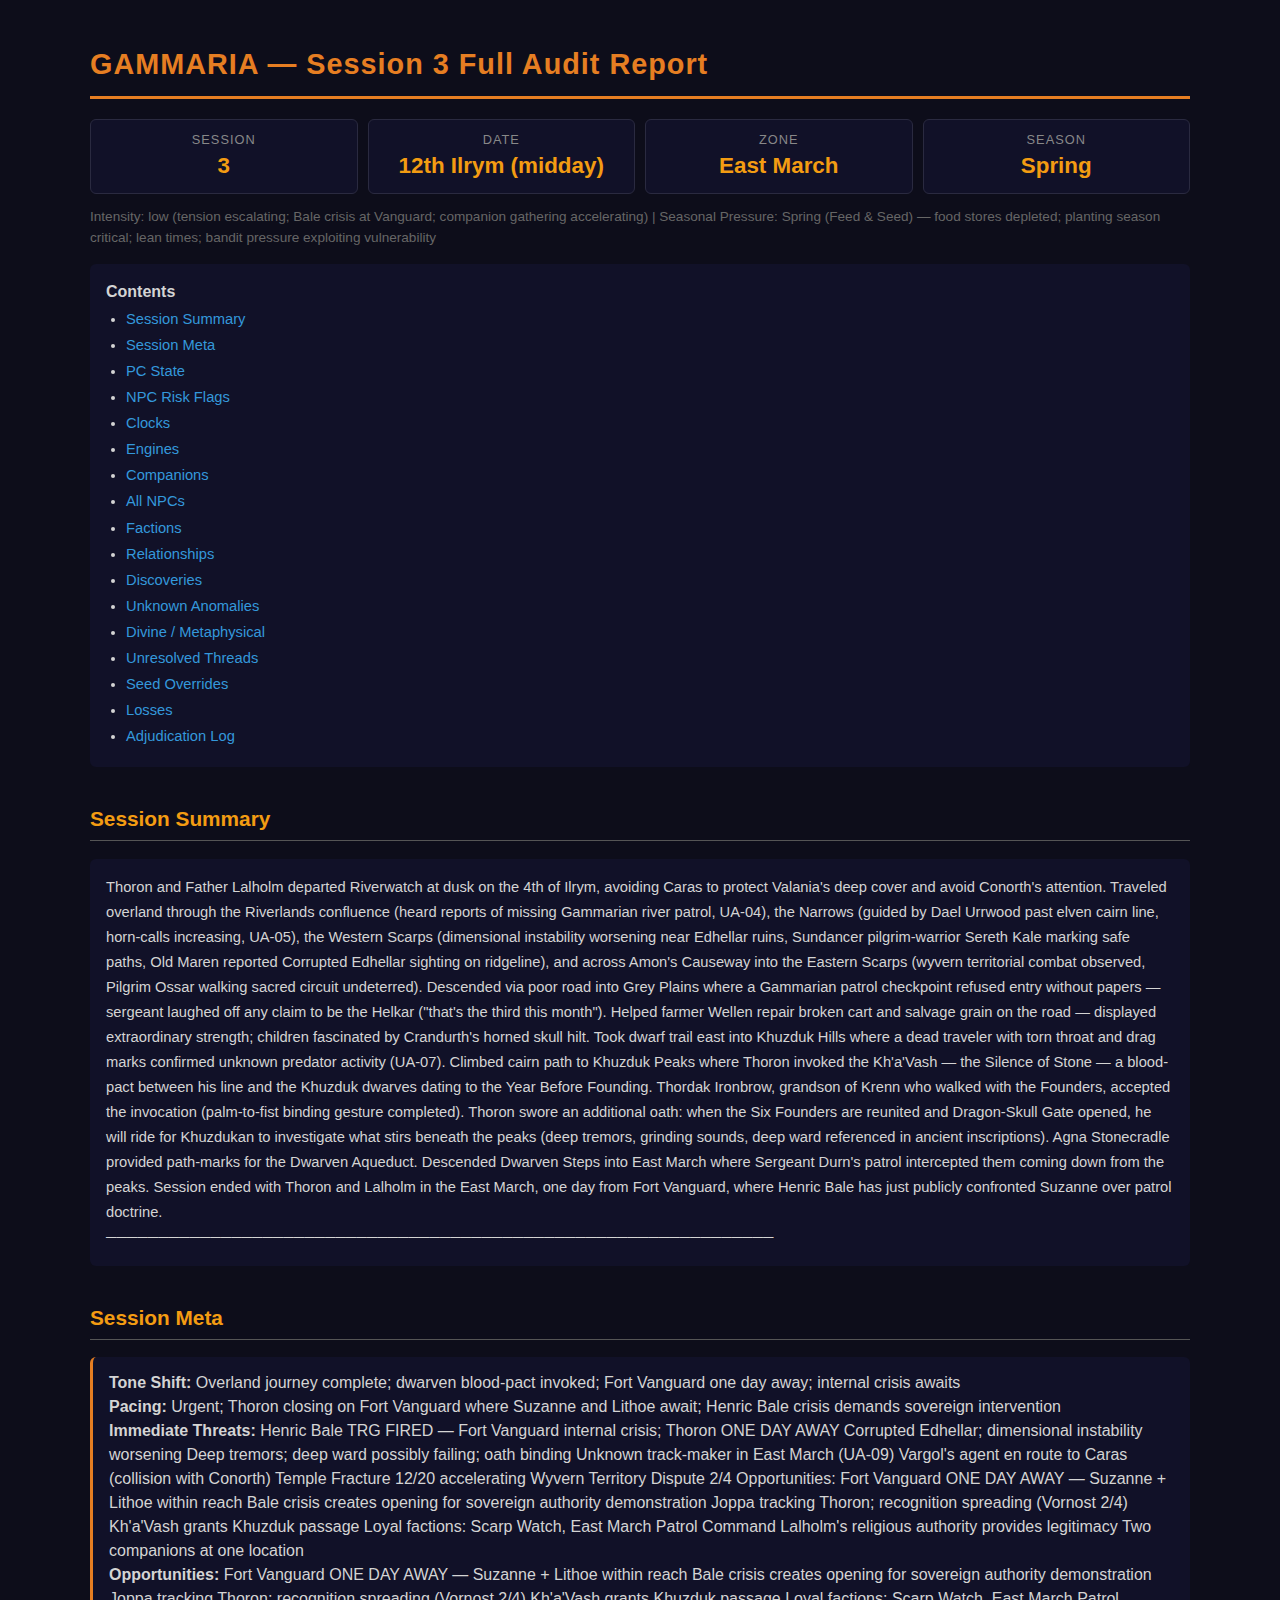
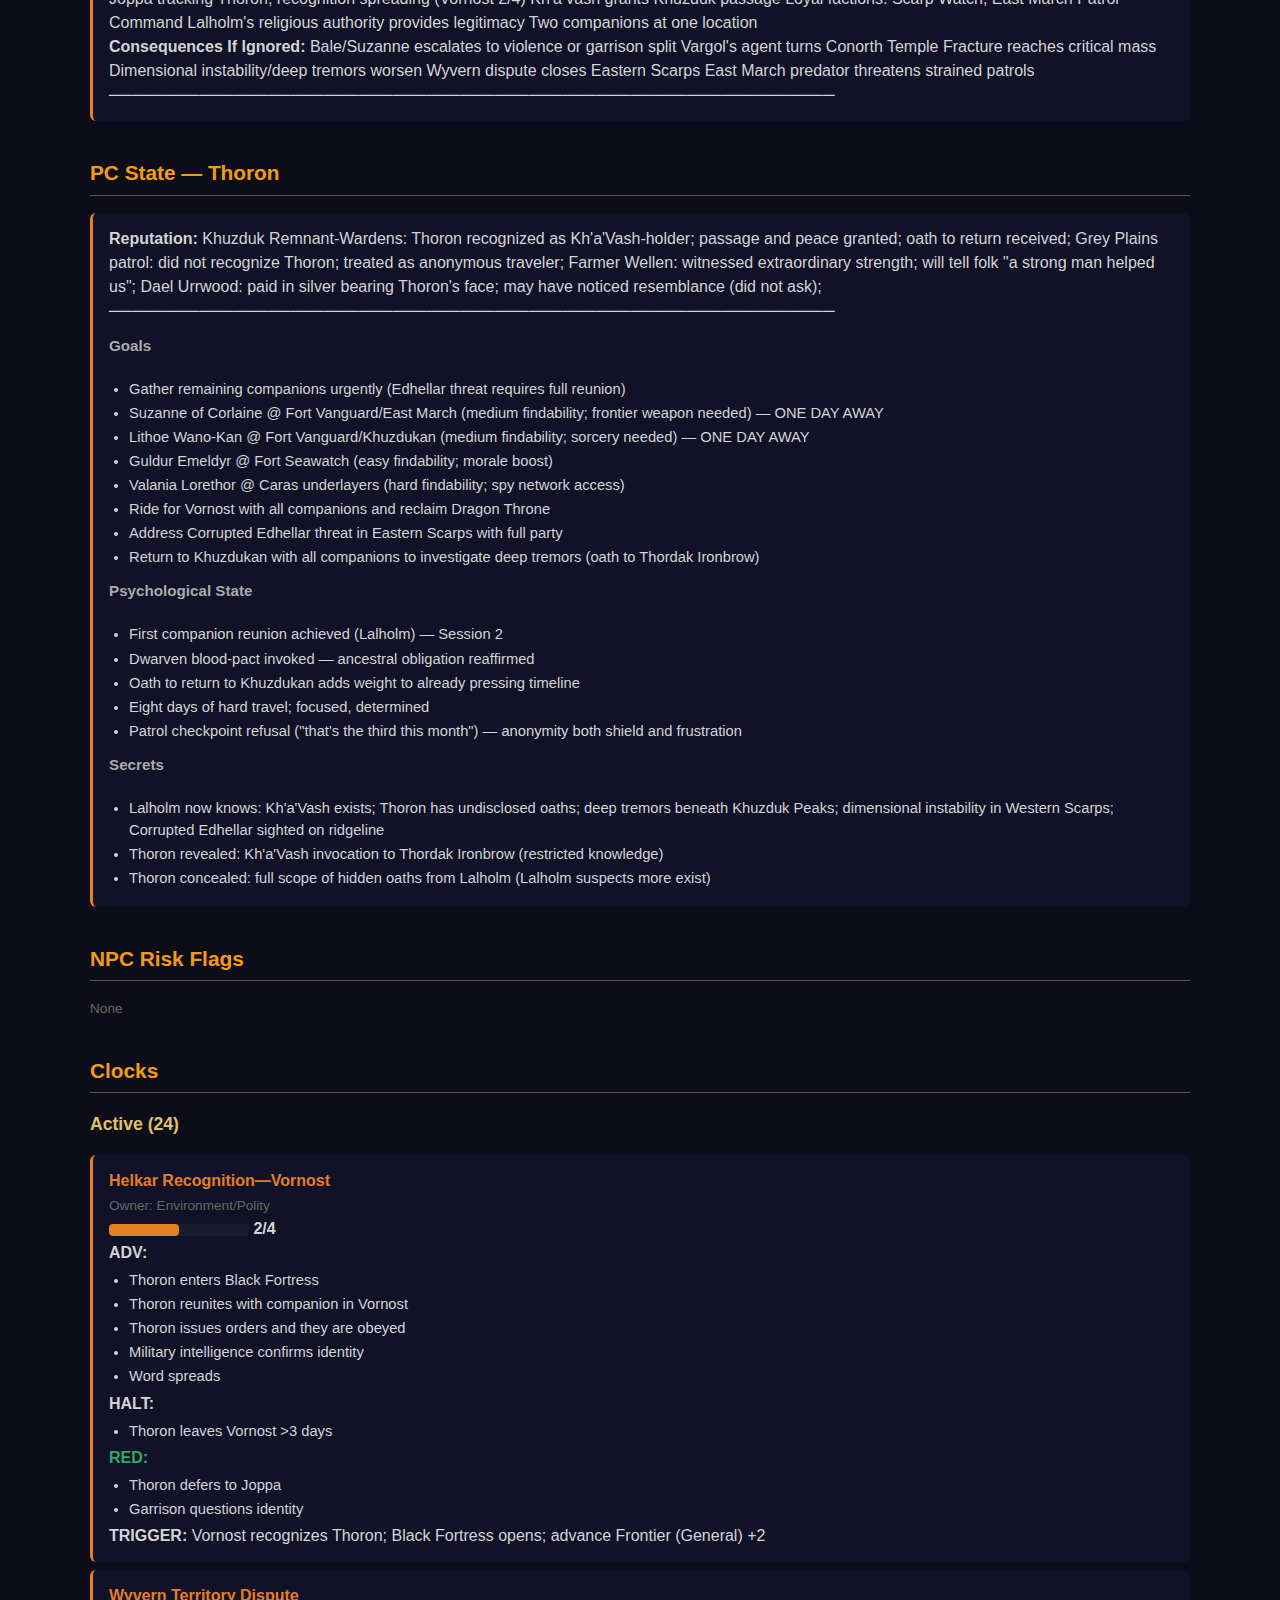
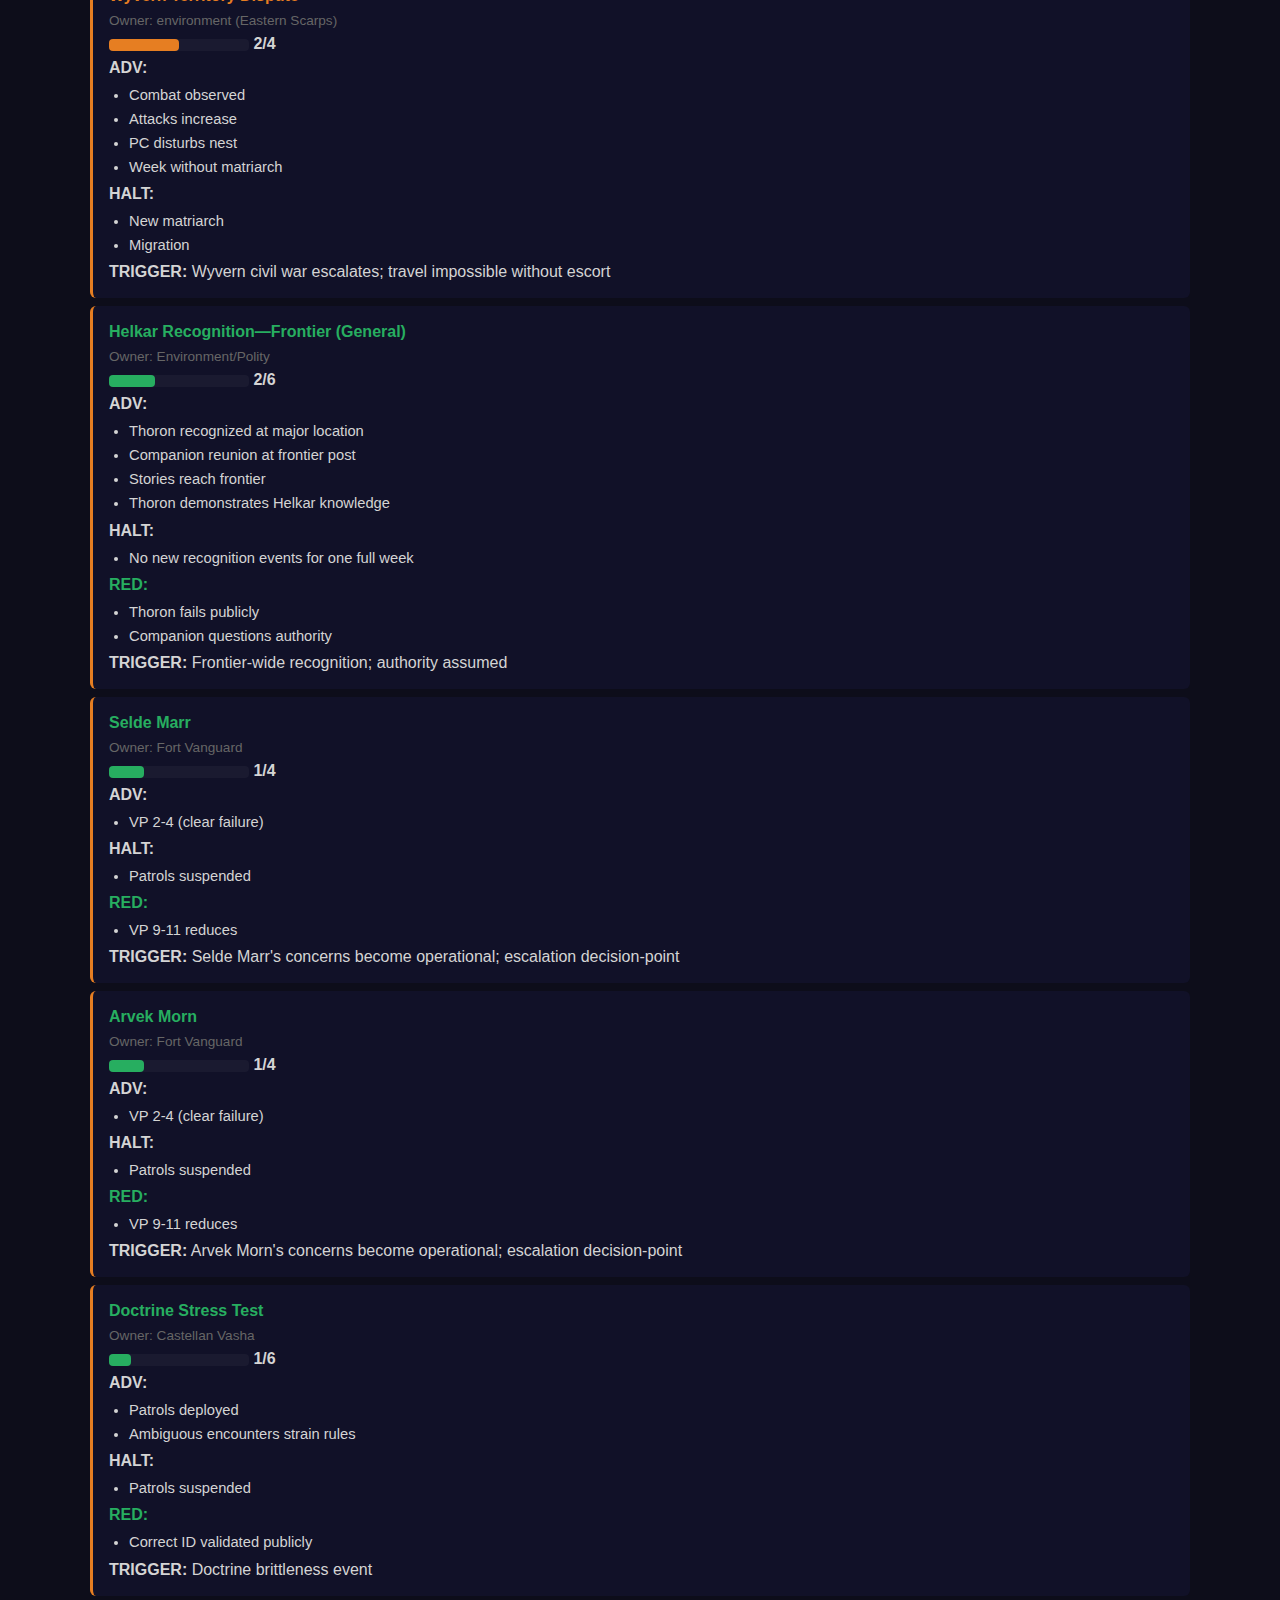
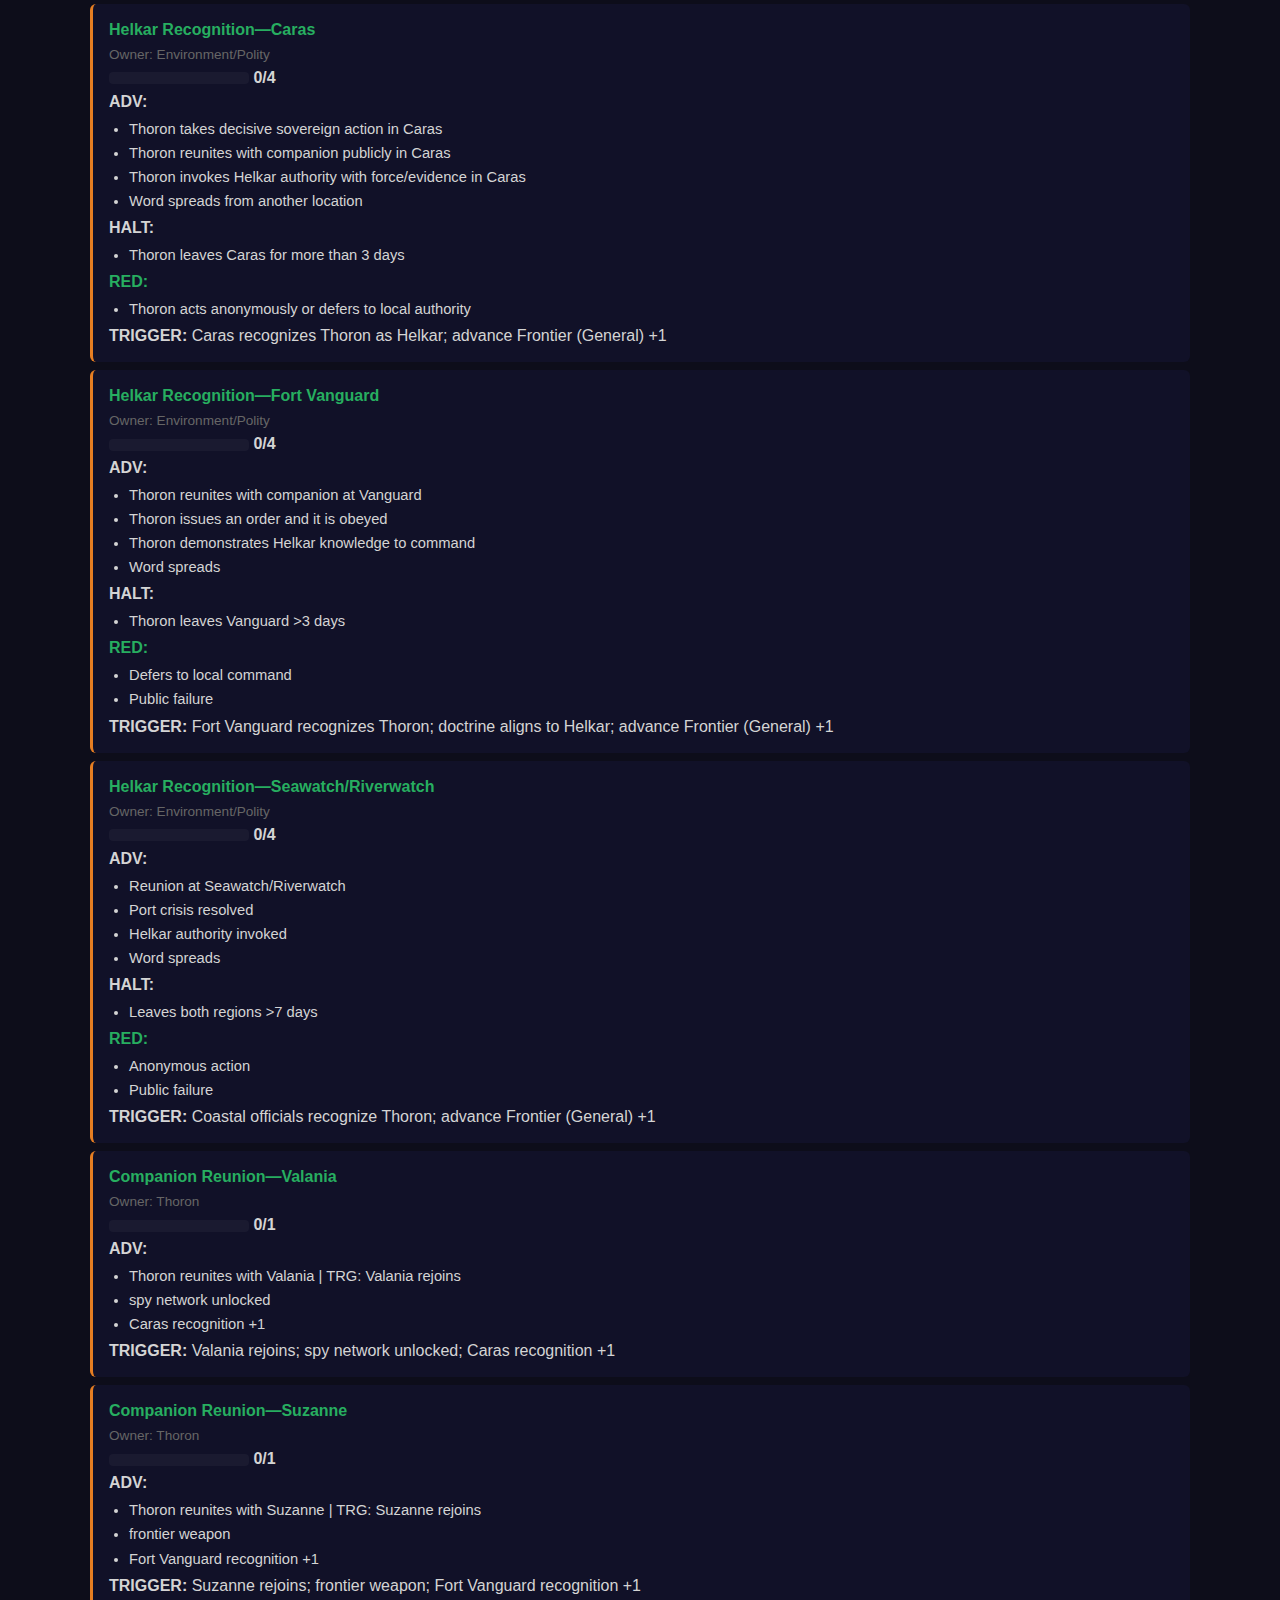
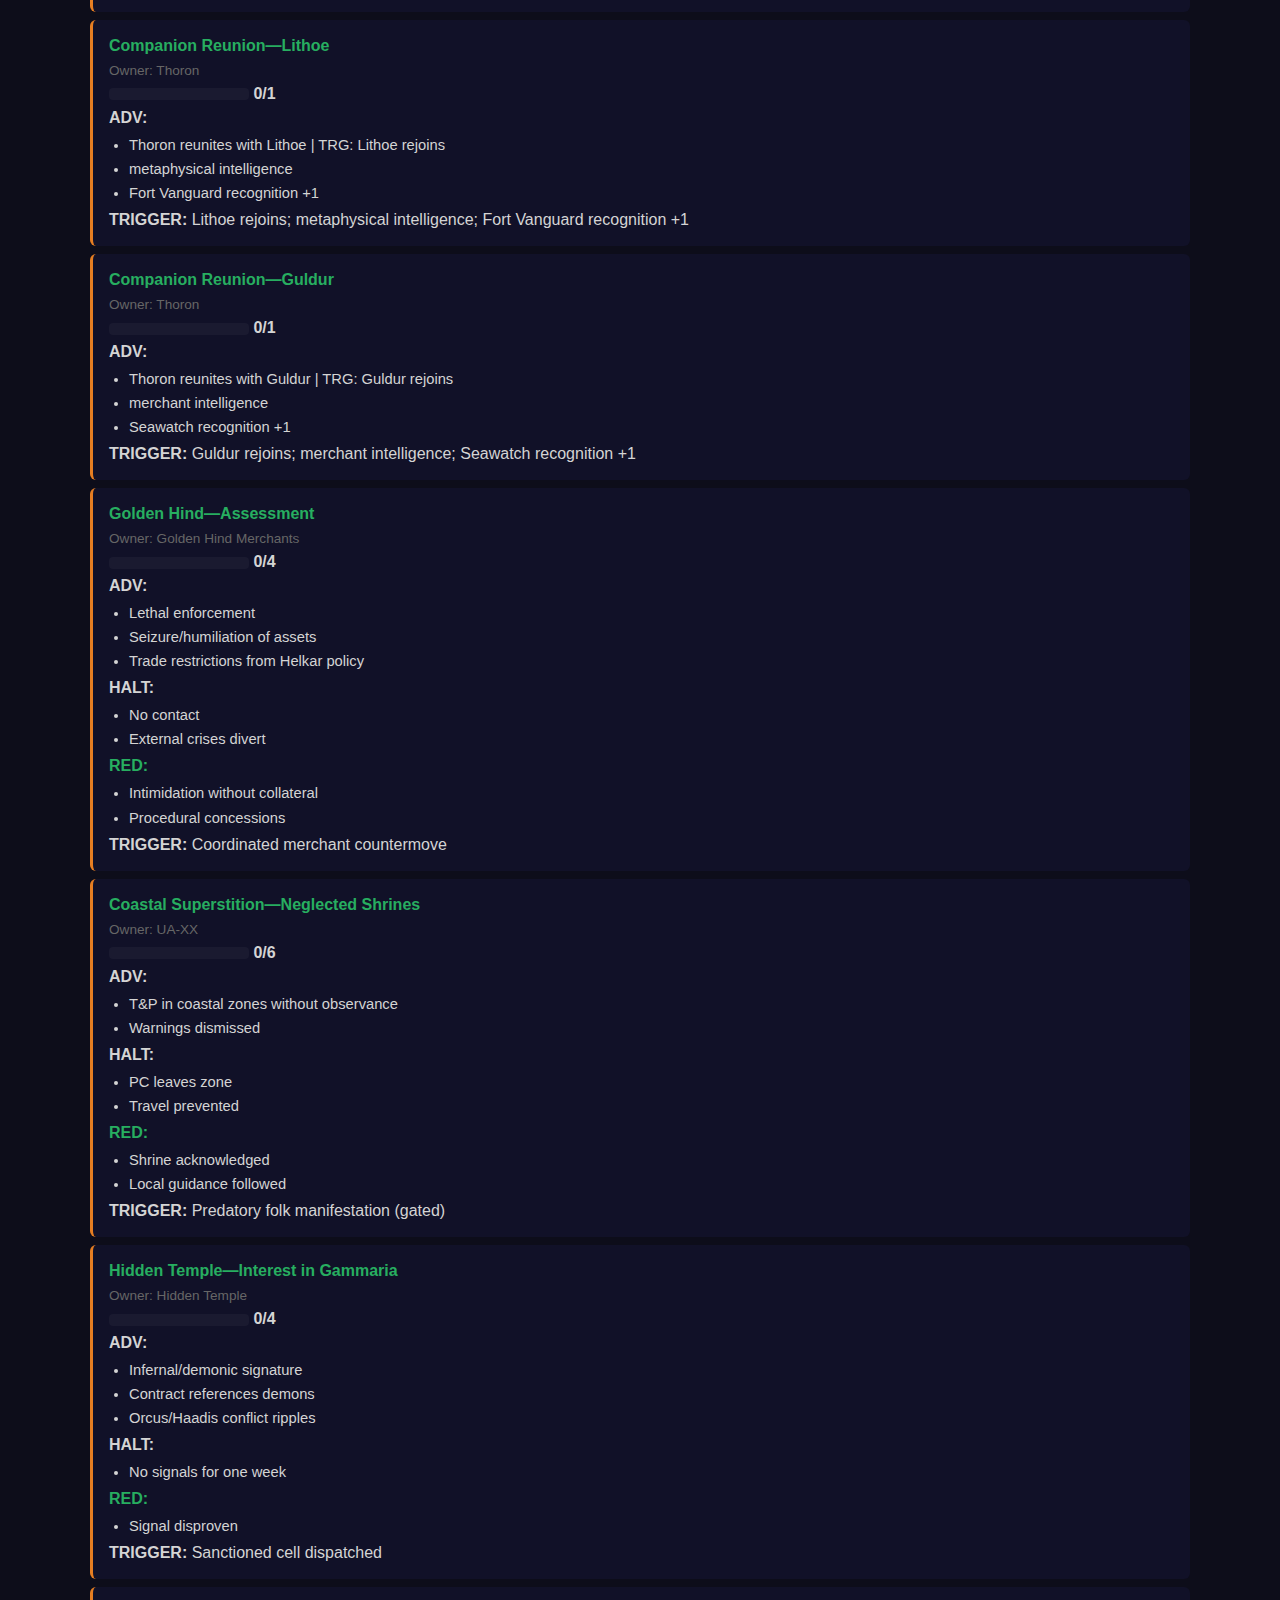
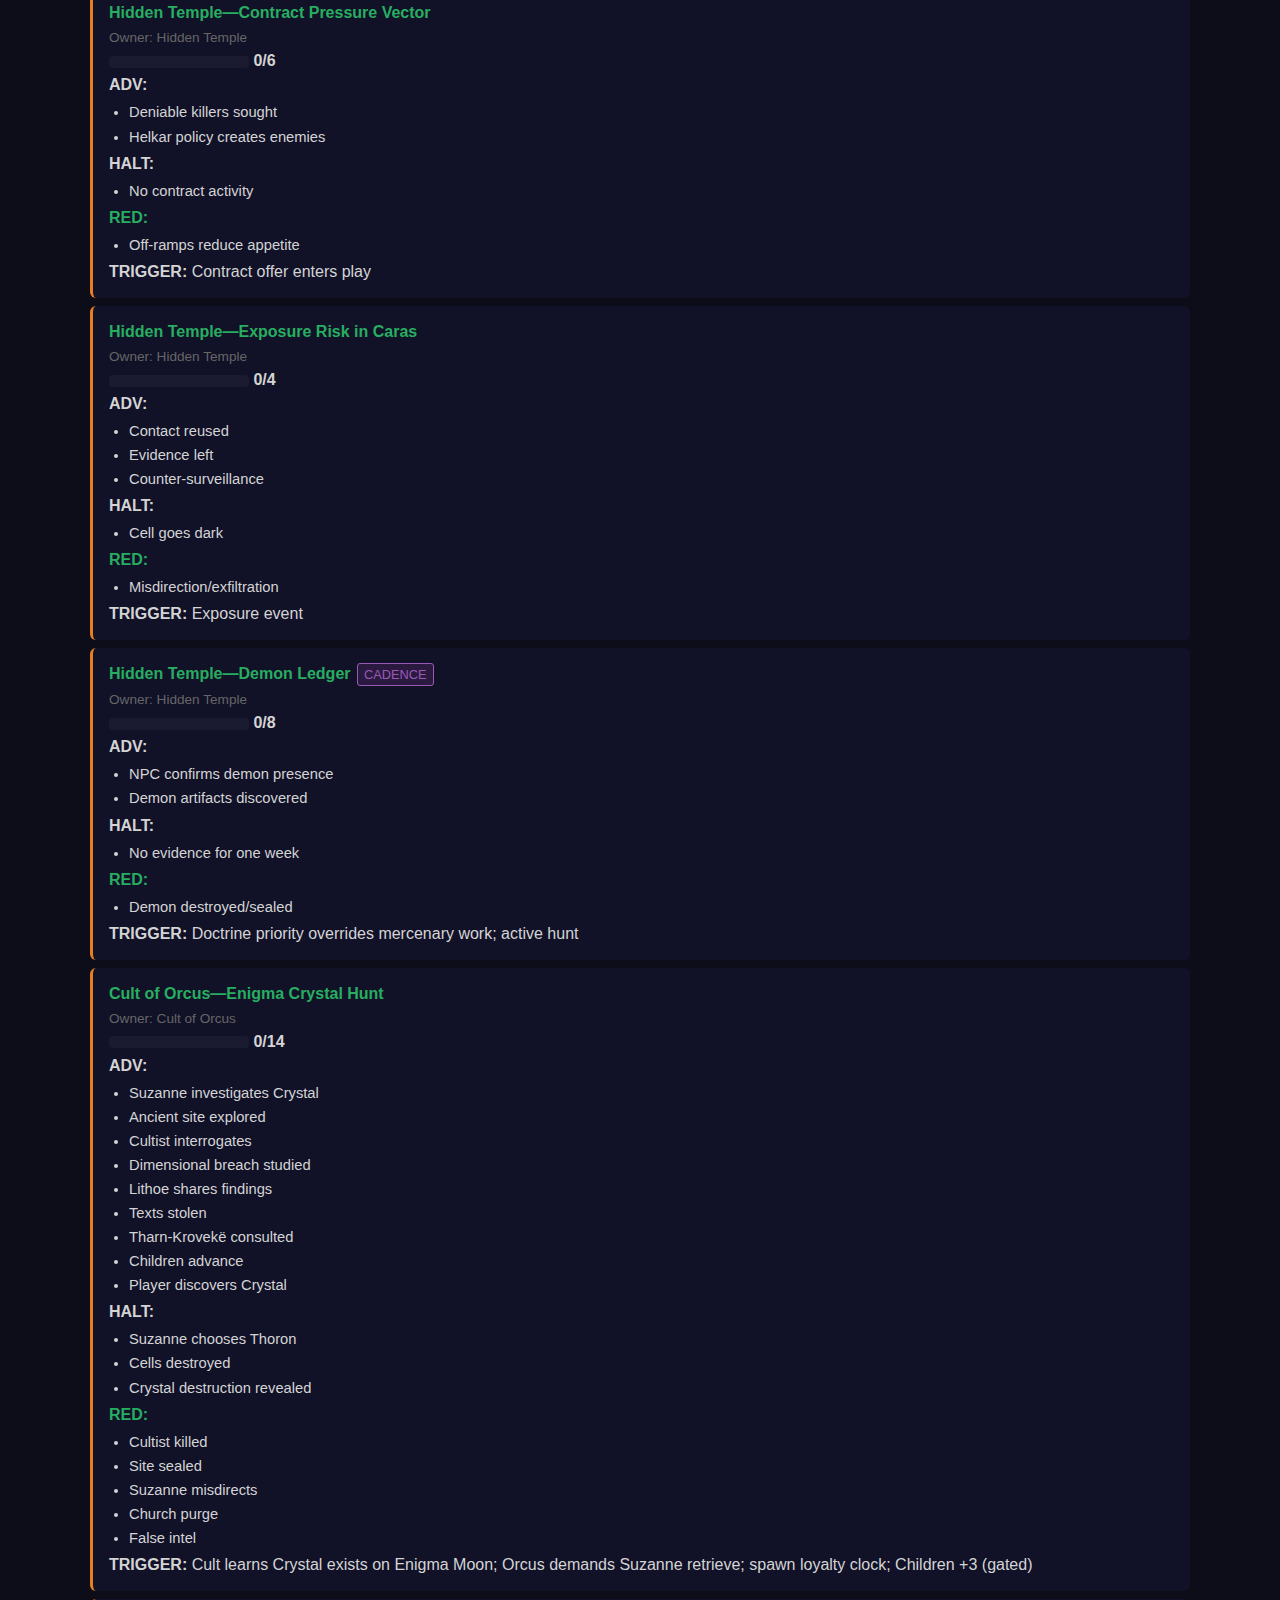
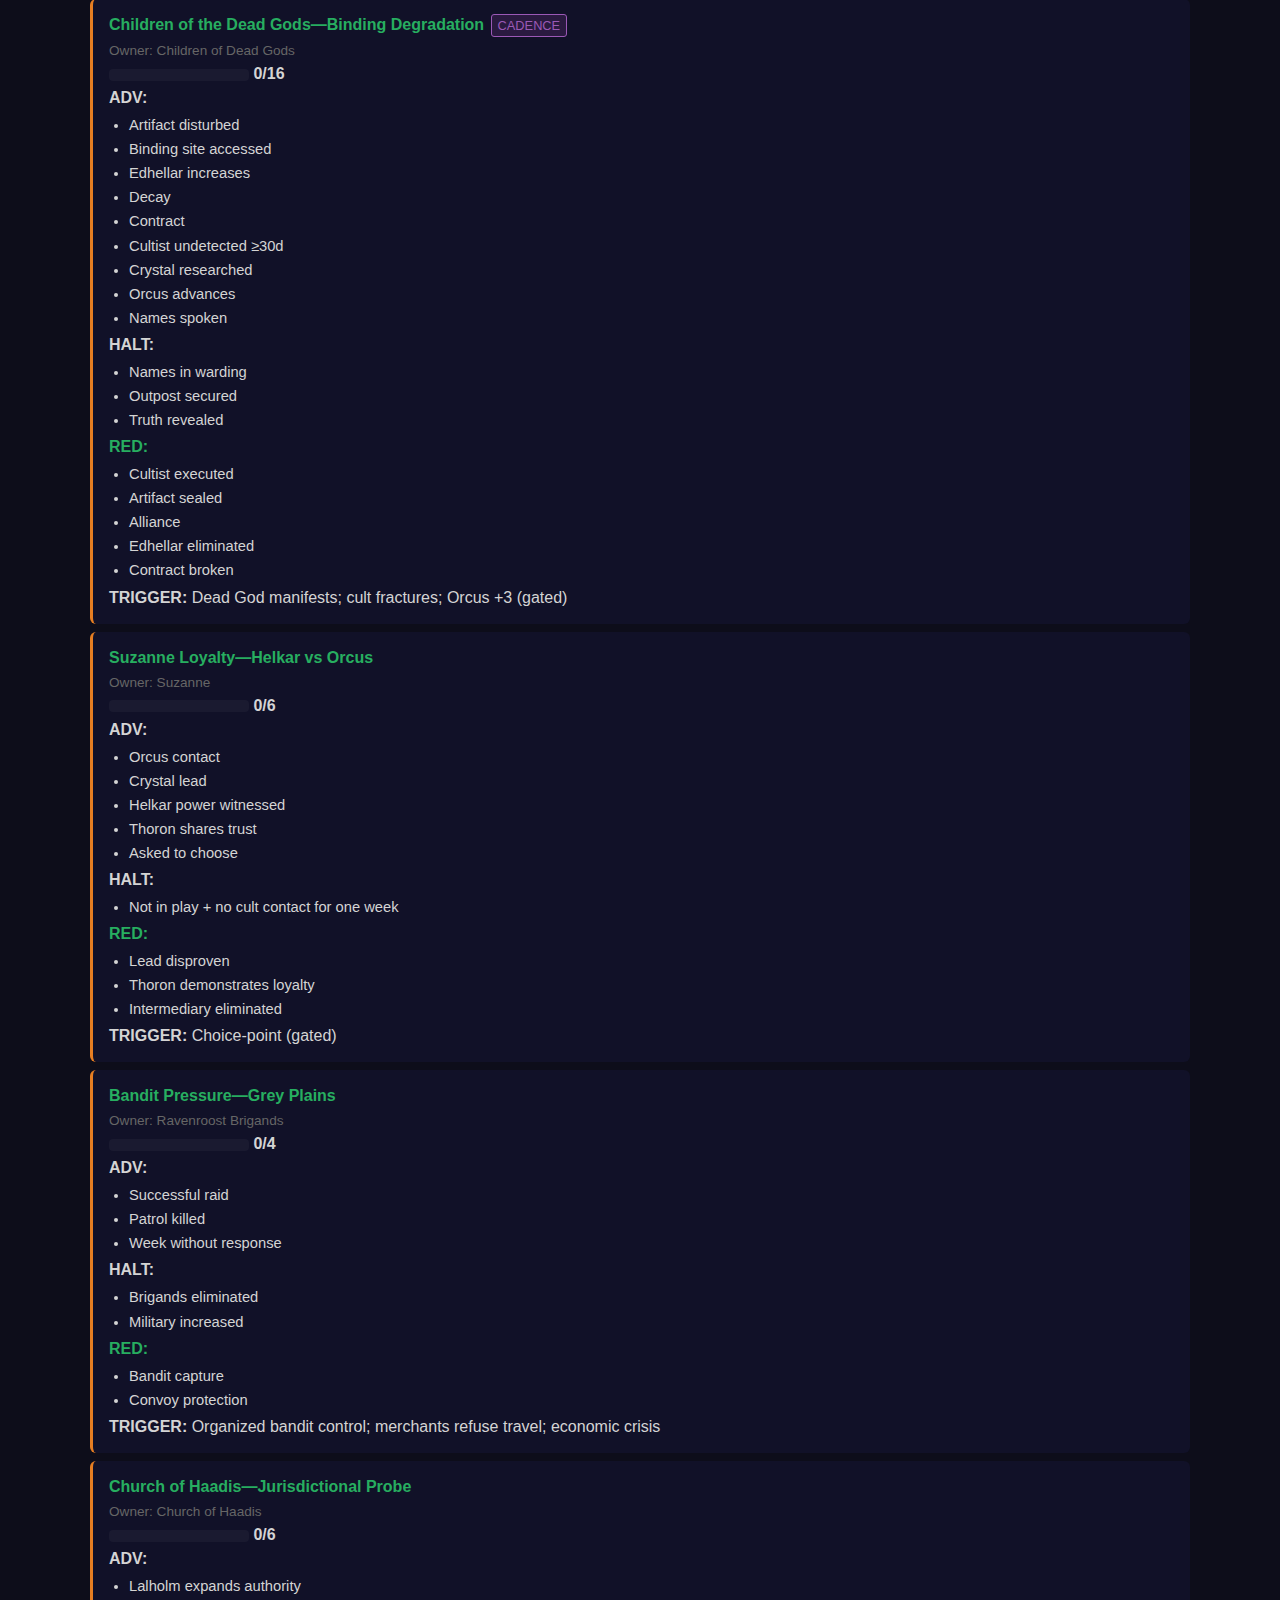
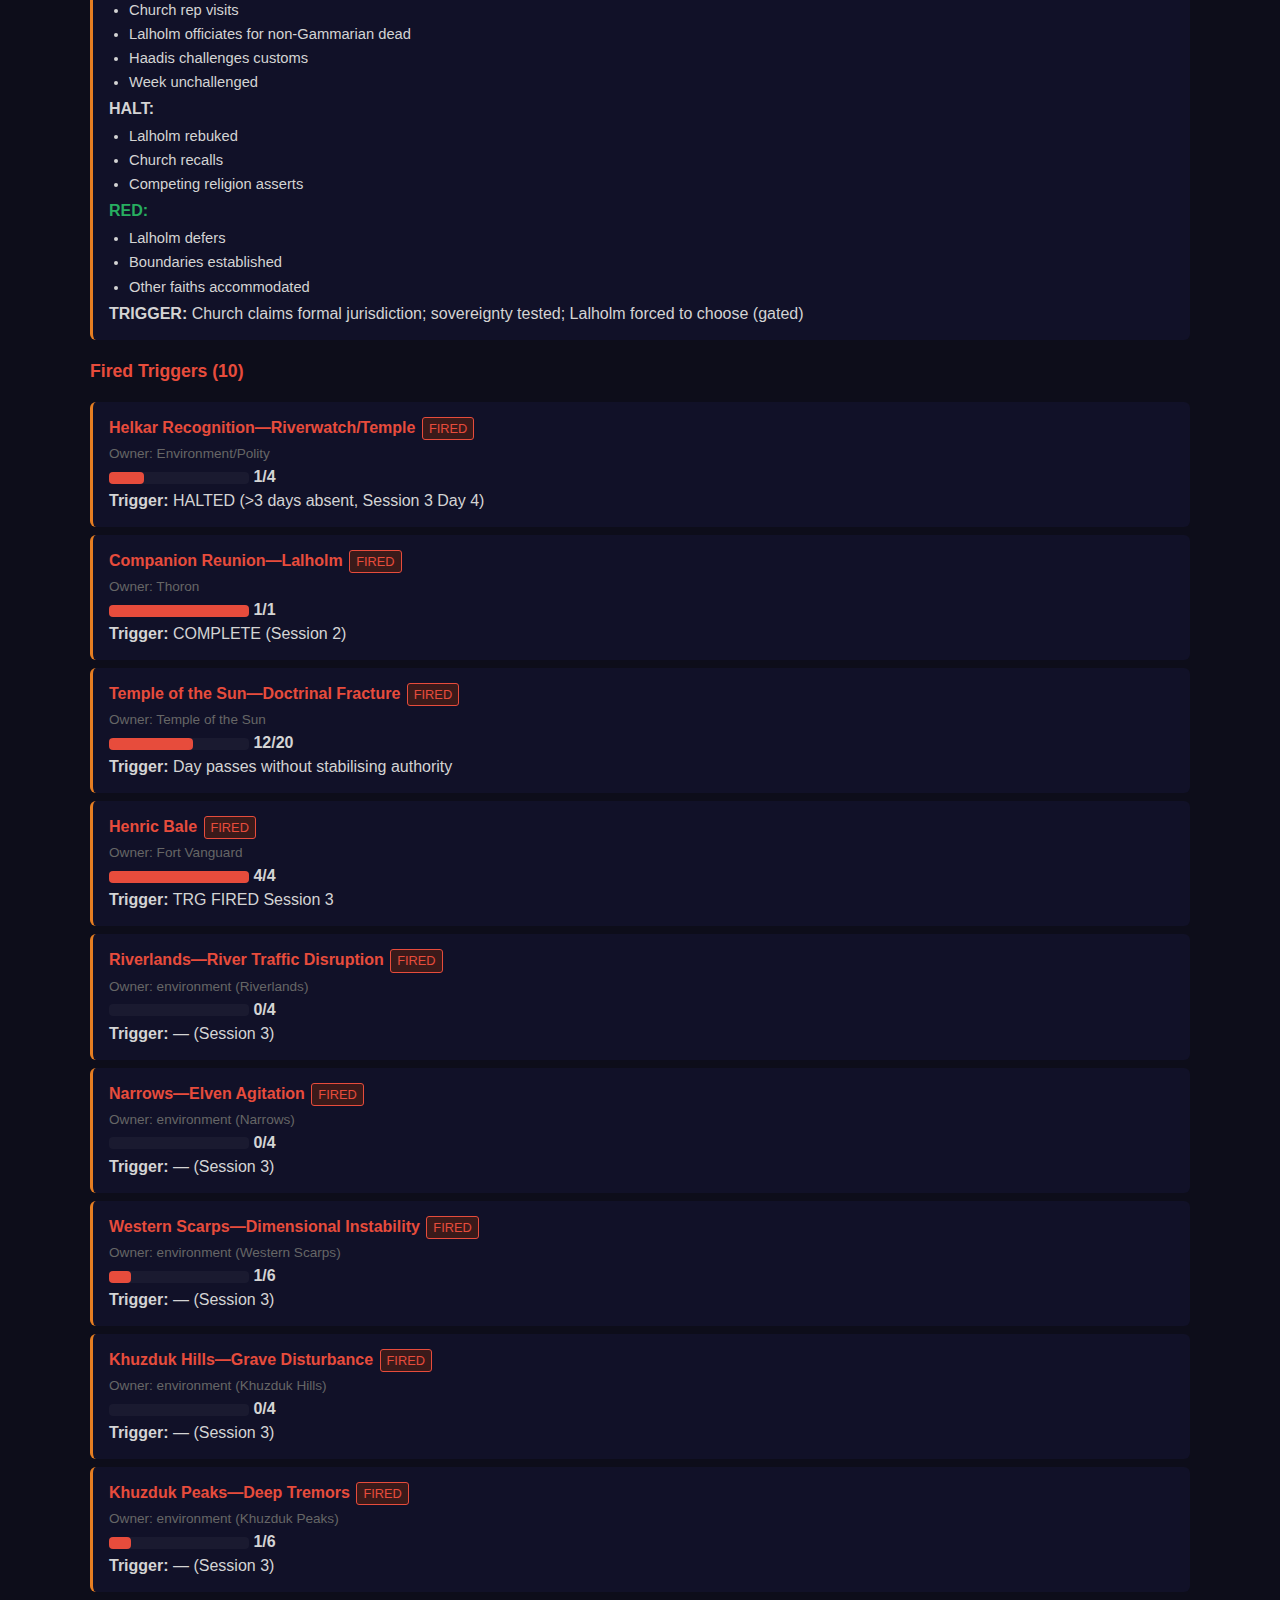
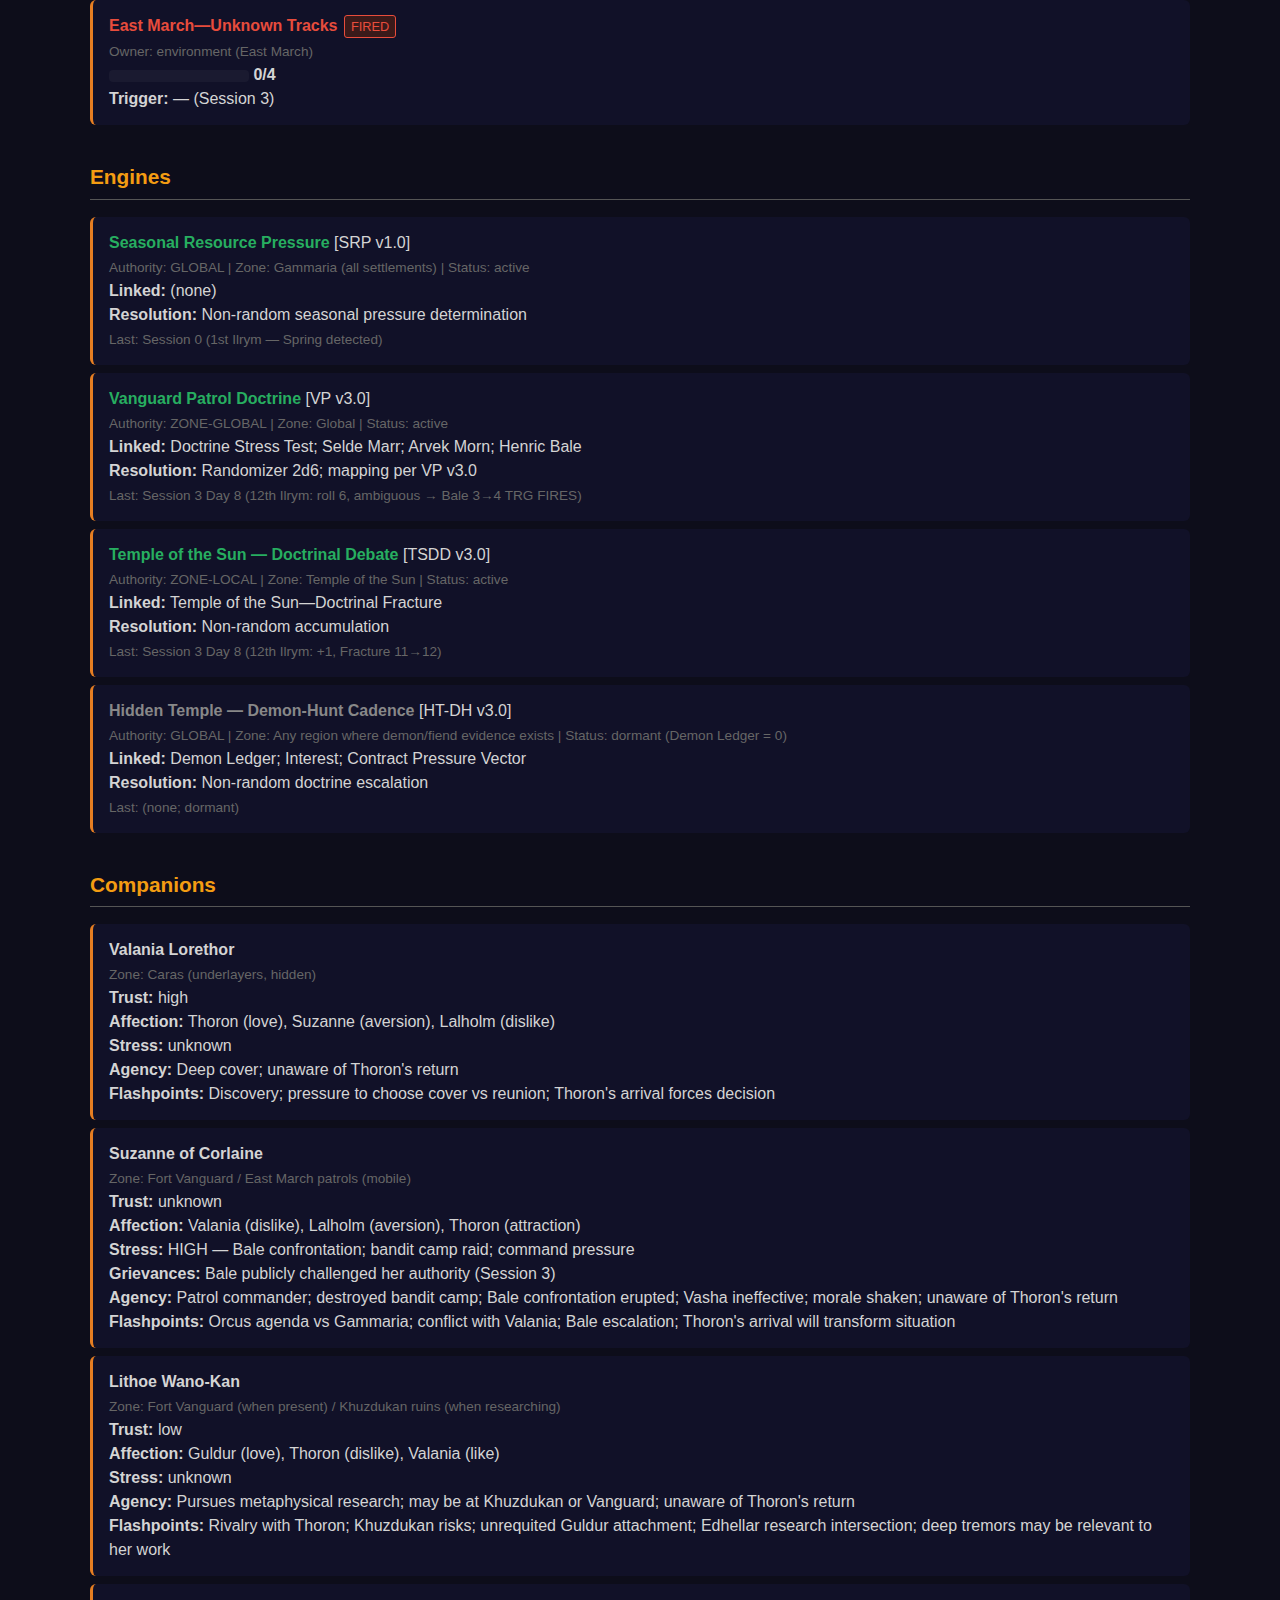
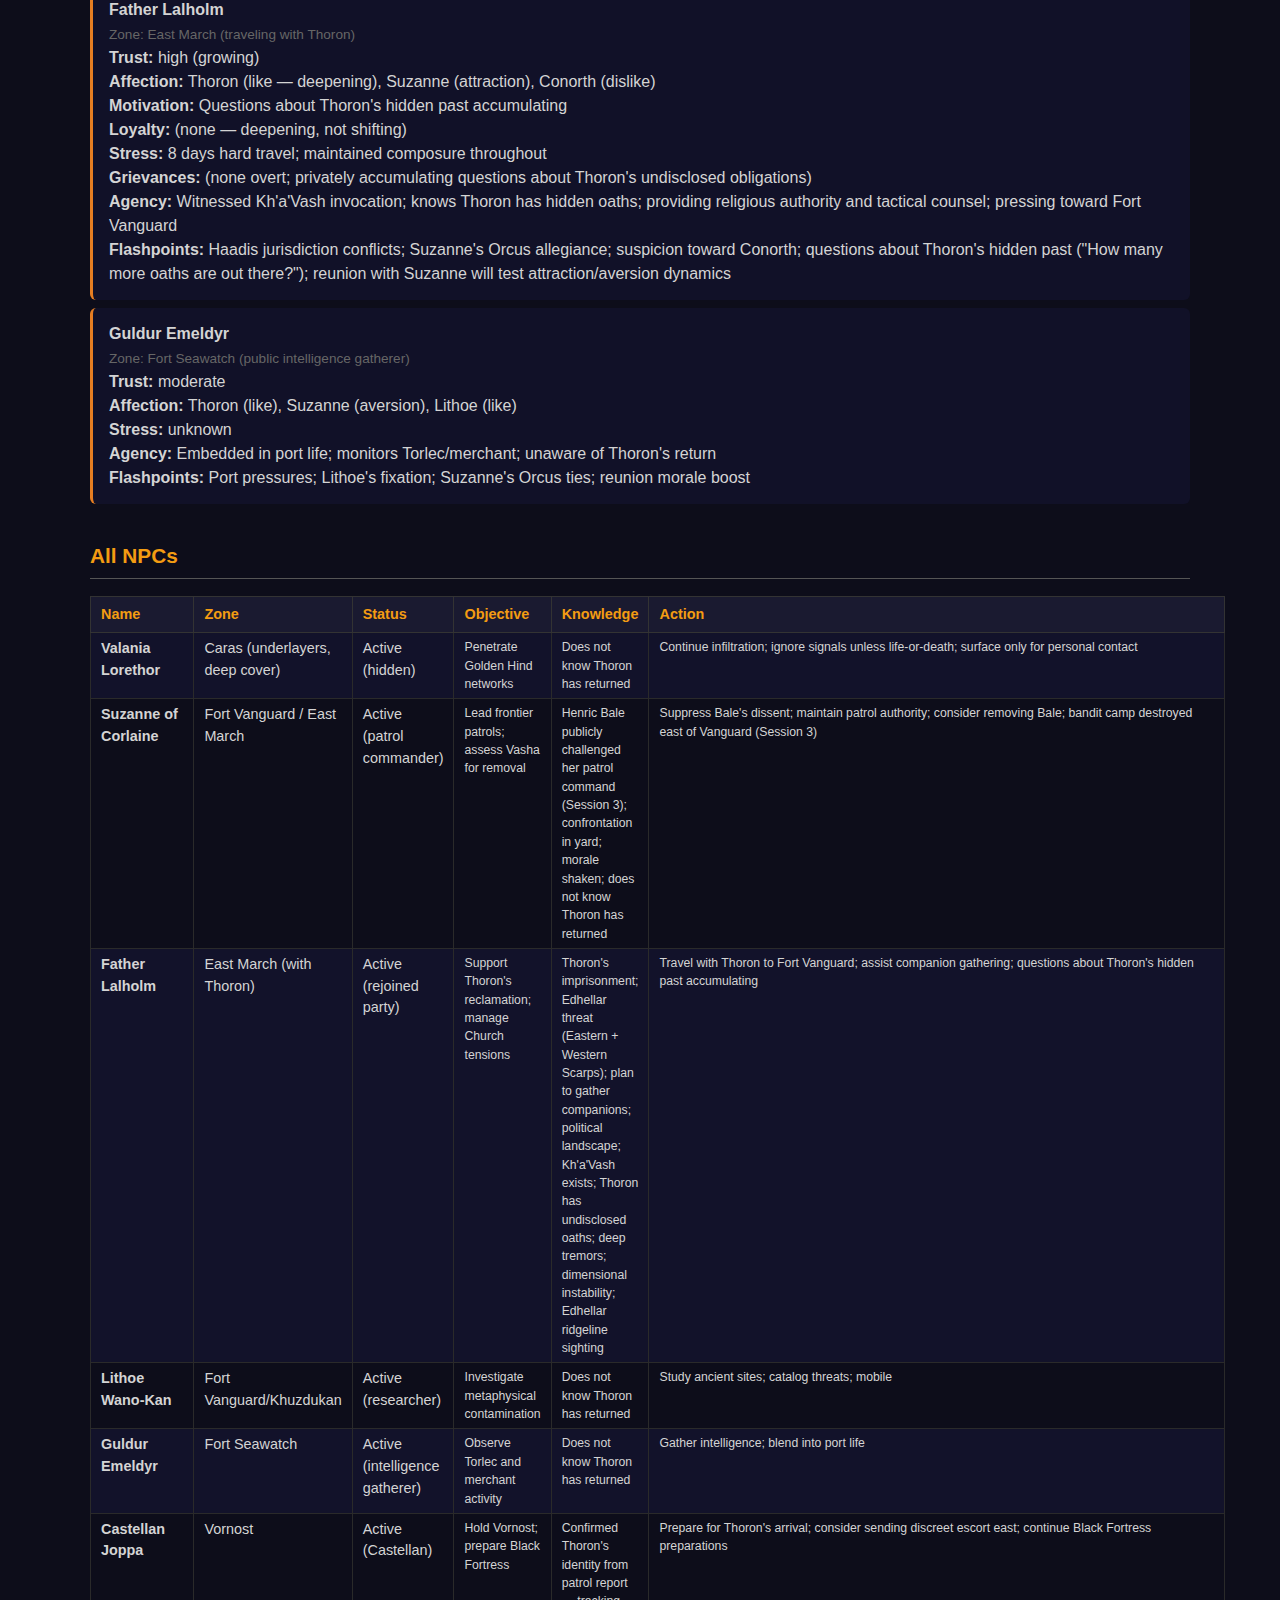
<file: session reports/Gammaria_Report_Session_03.html>
<!DOCTYPE html><html><head><meta charset='utf-8'><meta http-equiv='Content-Type' content='text/html; charset=utf-8'><title>Gammaria &mdash; Session 3 Audit</title><style>
body{background:#0d0d1a;color:#d4d4d4;font-family:'Segoe UI',Consolas,sans-serif;max-width:1100px;margin:0 auto;padding:24px;line-height:1.5}
h1{color:#e67e22;border-bottom:3px solid #e67e22;padding-bottom:10px;font-size:1.8em;letter-spacing:1px}
h2{color:#f39c12;margin-top:36px;border-bottom:1px solid #555;padding-bottom:6px;font-size:1.3em}
h3{color:#e0c068;margin-top:18px;font-size:1.1em}
h4{color:#aaa;margin-top:12px;font-size:0.95em}
table{border-collapse:collapse;width:100%;margin:8px 0 16px 0;font-size:0.9em}
th{background:#1a1a30;color:#f39c12;text-align:left;padding:7px 10px;border:1px solid #333;font-weight:600}
td{padding:5px 10px;border:1px solid #2a2a2a;vertical-align:top}
tr:nth-child(even){background:#12122a}
tr:nth-child(odd){background:#0d0d1a}
.bar-bg{background:#1a1a30;border-radius:4px;height:12px;width:140px;display:inline-block;vertical-align:middle}
.bar-fill{height:12px;border-radius:4px}
.fired{color:#e74c3c;font-weight:bold}
.muted{color:#666;font-size:0.85em}
.tag{display:inline-block;padding:1px 6px;border-radius:3px;font-size:0.8em;margin:1px 2px}
.tag-cadence{background:#2a1a40;color:#9b59b6;border:1px solid #9b59b6}
.tag-fired{background:#3a1a1a;color:#e74c3c;border:1px solid #e74c3c}
.tag-with-pc{background:#1a3a1a;color:#27ae60;border:1px solid #27ae60}
.tag-adv{background:#1a3a1a;color:#27ae60;border:1px solid #27ae60}
.section{background:#111128;padding:14px 16px;border-radius:6px;margin:8px 0;border-left:3px solid #e67e22}
.meta-grid{display:grid;grid-template-columns:repeat(4,1fr);gap:10px;margin:12px 0}
.meta-box{background:#111128;padding:10px;border-radius:6px;text-align:center;border:1px solid #2a2a40}
.meta-label{color:#888;font-size:0.8em;text-transform:uppercase;letter-spacing:1px}
.meta-value{color:#f39c12;font-size:1.4em;font-weight:bold}
.summary-block{background:#111128;padding:16px;border-radius:6px;margin:8px 0;line-height:1.7;white-space:pre-wrap;font-size:0.92em}
ul{margin:4px 0;padding-left:20px} li{margin:2px 0;font-size:0.92em}
.toc{background:#111128;padding:16px;border-radius:6px;margin:16px 0}
.toc a{color:#3498db;text-decoration:none} .toc a:hover{text-decoration:underline} .toc li{margin:4px 0}
details{margin:4px 0} details summary{cursor:pointer;color:#e0c068;font-weight:500}
</style></head><body>
<h1>GAMMARIA &mdash; Session 3 Full Audit Report</h1>
<div class='meta-grid'>
<div class='meta-box'><div class='meta-label'>Session</div><div class='meta-value'>3</div></div>
<div class='meta-box'><div class='meta-label'>Date</div><div class='meta-value'>12th Ilrym (midday)</div></div>
<div class='meta-box'><div class='meta-label'>Zone</div><div class='meta-value'>East March</div></div>
<div class='meta-box'><div class='meta-label'>Season</div><div class='meta-value'>Spring</div></div>
</div>
<p class='muted'>Intensity: low (tension escalating; Bale crisis at Vanguard; companion gathering accelerating) | Seasonal Pressure: Spring (Feed &amp; Seed) &#8212; food stores depleted; planting season critical; lean times; bandit pressure exploiting vulnerability</p>
<div class='toc'><strong>Contents</strong><ul>
<li><a href='#summary'>Session Summary</a></li>
<li><a href='#meta'>Session Meta</a></li>
<li><a href='#pc'>PC State</a></li>
<li><a href='#risk'>NPC Risk Flags</a></li>
<li><a href='#clocks'>Clocks</a></li>
<li><a href='#engines'>Engines</a></li>
<li><a href='#companions'>Companions</a></li>
<li><a href='#npcs'>All NPCs</a></li>
<li><a href='#factions'>Factions</a></li>
<li><a href='#rels'>Relationships</a></li>
<li><a href='#discs'>Discoveries</a></li>
<li><a href='#ua'>Unknown Anomalies</a></li>
<li><a href='#divine'>Divine / Metaphysical</a></li>
<li><a href='#threads'>Unresolved Threads</a></li>
<li><a href='#seed'>Seed Overrides</a></li>
<li><a href='#losses'>Losses</a></li>
<li><a href='#log'>Adjudication Log</a></li>
</ul></div>
<h2 id='summary'>Session Summary</h2>
<div class='summary-block'>Thoron and Father Lalholm departed Riverwatch at dusk on the 4th of Ilrym, avoiding Caras to protect Valania&#x27;s deep cover and avoid Conorth&#x27;s attention. Traveled overland through the Riverlands confluence (heard reports of missing Gammarian river patrol, UA-04), the Narrows (guided by Dael Urrwood past elven cairn line, horn-calls increasing, UA-05), the Western Scarps (dimensional instability worsening near Edhellar ruins, Sundancer pilgrim-warrior Sereth Kale marking safe paths, Old Maren reported Corrupted Edhellar sighting on ridgeline), and across Amon&#x27;s Causeway into the Eastern Scarps (wyvern territorial combat observed, Pilgrim Ossar walking sacred circuit undeterred). Descended via poor road into Grey Plains where a Gammarian patrol checkpoint refused entry without papers &#8212; sergeant laughed off any claim to be the Helkar (&quot;that&#x27;s the third this month&quot;). Helped farmer Wellen repair broken cart and salvage grain on the road &#8212; displayed extraordinary strength; children fascinated by Crandurth&#x27;s horned skull hilt. Took dwarf trail east into Khuzduk Hills where a dead traveler with torn throat and drag marks confirmed unknown predator activity (UA-07). Climbed cairn path to Khuzduk Peaks where Thoron invoked the Kh&#x27;a&#x27;Vash &#8212; the Silence of Stone &#8212; a blood-pact between his line and the Khuzduk dwarves dating to the Year Before Founding. Thordak Ironbrow, grandson of Krenn who walked with the Founders, accepted the invocation (palm-to-fist binding gesture completed). Thoron swore an additional oath: when the Six Founders are reunited and Dragon-Skull Gate opened, he will ride for Khuzdukan to investigate what stirs beneath the peaks (deep tremors, grinding sounds, deep ward referenced in ancient inscriptions). Agna Stonecradle provided path-marks for the Dwarven Aqueduct. Descended Dwarven Steps into East March where Sergeant Durn&#x27;s patrol intercepted them coming down from the peaks. Session ended with Thoron and Lalholm in the East March, one day from Fort Vanguard, where Henric Bale has just publicly confronted Suzanne over patrol doctrine.
&#9472;&#9472;&#9472;&#9472;&#9472;&#9472;&#9472;&#9472;&#9472;&#9472;&#9472;&#9472;&#9472;&#9472;&#9472;&#9472;&#9472;&#9472;&#9472;&#9472;&#9472;&#9472;&#9472;&#9472;&#9472;&#9472;&#9472;&#9472;&#9472;&#9472;&#9472;&#9472;&#9472;&#9472;&#9472;&#9472;&#9472;&#9472;&#9472;&#9472;&#9472;&#9472;&#9472;&#9472;&#9472;&#9472;&#9472;&#9472;&#9472;&#9472;&#9472;&#9472;&#9472;&#9472;&#9472;&#9472;&#9472;&#9472;&#9472;&#9472;&#9472;&#9472;&#9472;&#9472;</div>
<h2 id='meta'>Session Meta</h2><div class='section'>
<b>Tone Shift:</b> Overland journey complete; dwarven blood-pact invoked; Fort Vanguard one day away; internal crisis awaits<br>
<b>Pacing:</b> Urgent; Thoron closing on Fort Vanguard where Suzanne and Lithoe await; Henric Bale crisis demands sovereign intervention<br>
<b>Immediate Threats:</b> Henric Bale TRG FIRED &#8212; Fort Vanguard internal crisis; Thoron ONE DAY AWAY
Corrupted Edhellar; dimensional instability worsening
Deep tremors; deep ward possibly failing; oath binding
Unknown track-maker in East March (UA-09)
Vargol&#x27;s agent en route to Caras (collision with Conorth)
Temple Fracture 12/20 accelerating
Wyvern Territory Dispute 2/4

Opportunities:
Fort Vanguard ONE DAY AWAY &#8212; Suzanne + Lithoe within reach
Bale crisis creates opening for sovereign authority demonstration
Joppa tracking Thoron; recognition spreading (Vornost 2/4)
Kh&#x27;a&#x27;Vash grants Khuzduk passage
Loyal factions: Scarp Watch, East March Patrol Command
Lalholm&#x27;s religious authority provides legitimacy
Two companions at one location<br>
<b>Opportunities:</b> Fort Vanguard ONE DAY AWAY &#8212; Suzanne + Lithoe within reach
Bale crisis creates opening for sovereign authority demonstration
Joppa tracking Thoron; recognition spreading (Vornost 2/4)
Kh&#x27;a&#x27;Vash grants Khuzduk passage
Loyal factions: Scarp Watch, East March Patrol Command
Lalholm&#x27;s religious authority provides legitimacy
Two companions at one location<br>
<b>Consequences If Ignored:</b> Bale/Suzanne escalates to violence or garrison split
Vargol&#x27;s agent turns Conorth
Temple Fracture reaches critical mass
Dimensional instability/deep tremors worsen
Wyvern dispute closes Eastern Scarps
East March predator threatens strained patrols
&#9472;&#9472;&#9472;&#9472;&#9472;&#9472;&#9472;&#9472;&#9472;&#9472;&#9472;&#9472;&#9472;&#9472;&#9472;&#9472;&#9472;&#9472;&#9472;&#9472;&#9472;&#9472;&#9472;&#9472;&#9472;&#9472;&#9472;&#9472;&#9472;&#9472;&#9472;&#9472;&#9472;&#9472;&#9472;&#9472;&#9472;&#9472;&#9472;&#9472;&#9472;&#9472;&#9472;&#9472;&#9472;&#9472;&#9472;&#9472;&#9472;&#9472;&#9472;&#9472;&#9472;&#9472;&#9472;&#9472;&#9472;&#9472;&#9472;&#9472;&#9472;&#9472;&#9472;&#9472;<br>
</div>
<h2 id='pc'>PC State &mdash; Thoron</h2>
<div class='section'>
<b>Reputation:</b> Khuzduk Remnant-Wardens: Thoron recognized as Kh&#x27;a&#x27;Vash-holder; passage and peace granted; oath to return received; Grey Plains patrol: did not recognize Thoron; treated as anonymous traveler; Farmer Wellen: witnessed extraordinary strength; will tell folk &quot;a strong man helped us&quot;; Dael Urrwood: paid in silver bearing Thoron&#x27;s face; may have noticed resemblance (did not ask); &#9472;&#9472;&#9472;&#9472;&#9472;&#9472;&#9472;&#9472;&#9472;&#9472;&#9472;&#9472;&#9472;&#9472;&#9472;&#9472;&#9472;&#9472;&#9472;&#9472;&#9472;&#9472;&#9472;&#9472;&#9472;&#9472;&#9472;&#9472;&#9472;&#9472;&#9472;&#9472;&#9472;&#9472;&#9472;&#9472;&#9472;&#9472;&#9472;&#9472;&#9472;&#9472;&#9472;&#9472;&#9472;&#9472;&#9472;&#9472;&#9472;&#9472;&#9472;&#9472;&#9472;&#9472;&#9472;&#9472;&#9472;&#9472;&#9472;&#9472;&#9472;&#9472;&#9472;&#9472;<br>
<h4>Goals</h4><ul>
<li>Gather remaining companions urgently (Edhellar threat requires full reunion)</li>
<li>Suzanne of Corlaine @ Fort Vanguard/East March (medium findability; frontier weapon needed) &#8212; ONE DAY AWAY</li>
<li>Lithoe Wano-Kan @ Fort Vanguard/Khuzdukan (medium findability; sorcery needed) &#8212; ONE DAY AWAY</li>
<li>Guldur Emeldyr @ Fort Seawatch (easy findability; morale boost)</li>
<li>Valania Lorethor @ Caras underlayers (hard findability; spy network access)</li>
<li>Ride for Vornost with all companions and reclaim Dragon Throne</li>
<li>Address Corrupted Edhellar threat in Eastern Scarps with full party</li>
<li>Return to Khuzdukan with all companions to investigate deep tremors (oath to Thordak Ironbrow)</li>
</ul>
<h4>Psychological State</h4><ul>
<li>First companion reunion achieved (Lalholm) &#8212; Session 2</li>
<li>Dwarven blood-pact invoked &#8212; ancestral obligation reaffirmed</li>
<li>Oath to return to Khuzdukan adds weight to already pressing timeline</li>
<li>Eight days of hard travel; focused, determined</li>
<li>Patrol checkpoint refusal (&quot;that&#x27;s the third this month&quot;) &#8212; anonymity both shield and frustration</li>
</ul>
<h4>Secrets</h4><ul>
<li>Lalholm now knows: Kh&#x27;a&#x27;Vash exists; Thoron has undisclosed oaths; deep tremors beneath Khuzduk Peaks; dimensional instability in Western Scarps; Corrupted Edhellar sighted on ridgeline</li>
<li>Thoron revealed: Kh&#x27;a&#x27;Vash invocation to Thordak Ironbrow (restricted knowledge)</li>
<li>Thoron concealed: full scope of hidden oaths from Lalholm (Lalholm suspects more exist)</li>
</ul>
</div>
<h2 id='risk'>NPC Risk Flags</h2>
<p class='muted'>None</p>
<h2 id='clocks'>Clocks</h2>
<h3>Active (24)</h3>
<div class='section'><b style='color:#e67e22'>Helkar Recognition&#8212;Vornost</b><br>
<span class='muted'>Owner: Environment/Polity</span><br>
<div class="bar-bg"><div class="bar-fill" style="background:#e67e22;width:50%"></div></div> <b>2/4</b><br>
<b>ADV:</b><ul>
<li>Thoron enters Black Fortress</li>
<li>Thoron reunites with companion in Vornost</li>
<li>Thoron issues orders and they are obeyed</li>
<li>Military intelligence confirms identity</li>
<li>Word spreads</li>
</ul>
<b>HALT:</b><ul>
<li>Thoron leaves Vornost &gt;3 days</li>
</ul>
<b style='color:#27ae60'>RED:</b><ul>
<li>Thoron defers to Joppa</li>
<li>Garrison questions identity</li>
</ul>
<b>TRIGGER:</b> Vornost recognizes Thoron; Black Fortress opens; advance Frontier (General) +2<br>
</div>
<div class='section'><b style='color:#e67e22'>Wyvern Territory Dispute</b><br>
<span class='muted'>Owner: environment (Eastern Scarps)</span><br>
<div class="bar-bg"><div class="bar-fill" style="background:#e67e22;width:50%"></div></div> <b>2/4</b><br>
<b>ADV:</b><ul>
<li>Combat observed</li>
<li>Attacks increase</li>
<li>PC disturbs nest</li>
<li>Week without matriarch</li>
</ul>
<b>HALT:</b><ul>
<li>New matriarch</li>
<li>Migration</li>
</ul>
<b>TRIGGER:</b> Wyvern civil war escalates; travel impossible without escort<br>
</div>
<div class='section'><b style='color:#27ae60'>Helkar Recognition&#8212;Frontier (General)</b><br>
<span class='muted'>Owner: Environment/Polity</span><br>
<div class="bar-bg"><div class="bar-fill" style="background:#27ae60;width:33%"></div></div> <b>2/6</b><br>
<b>ADV:</b><ul>
<li>Thoron recognized at major location</li>
<li>Companion reunion at frontier post</li>
<li>Stories reach frontier</li>
<li>Thoron demonstrates Helkar knowledge</li>
</ul>
<b>HALT:</b><ul>
<li>No new recognition events for one full week</li>
</ul>
<b style='color:#27ae60'>RED:</b><ul>
<li>Thoron fails publicly</li>
<li>Companion questions authority</li>
</ul>
<b>TRIGGER:</b> Frontier-wide recognition; authority assumed<br>
</div>
<div class='section'><b style='color:#27ae60'>Selde Marr</b><br>
<span class='muted'>Owner: Fort Vanguard</span><br>
<div class="bar-bg"><div class="bar-fill" style="background:#27ae60;width:25%"></div></div> <b>1/4</b><br>
<b>ADV:</b><ul>
<li>VP 2-4 (clear failure)</li>
</ul>
<b>HALT:</b><ul>
<li>Patrols suspended</li>
</ul>
<b style='color:#27ae60'>RED:</b><ul>
<li>VP 9-11 reduces</li>
</ul>
<b>TRIGGER:</b> Selde Marr&#x27;s concerns become operational; escalation decision-point<br>
</div>
<div class='section'><b style='color:#27ae60'>Arvek Morn</b><br>
<span class='muted'>Owner: Fort Vanguard</span><br>
<div class="bar-bg"><div class="bar-fill" style="background:#27ae60;width:25%"></div></div> <b>1/4</b><br>
<b>ADV:</b><ul>
<li>VP 2-4 (clear failure)</li>
</ul>
<b>HALT:</b><ul>
<li>Patrols suspended</li>
</ul>
<b style='color:#27ae60'>RED:</b><ul>
<li>VP 9-11 reduces</li>
</ul>
<b>TRIGGER:</b> Arvek Morn&#x27;s concerns become operational; escalation decision-point<br>
</div>
<div class='section'><b style='color:#27ae60'>Doctrine Stress Test</b><br>
<span class='muted'>Owner: Castellan Vasha</span><br>
<div class="bar-bg"><div class="bar-fill" style="background:#27ae60;width:16%"></div></div> <b>1/6</b><br>
<b>ADV:</b><ul>
<li>Patrols deployed</li>
<li>Ambiguous encounters strain rules</li>
</ul>
<b>HALT:</b><ul>
<li>Patrols suspended</li>
</ul>
<b style='color:#27ae60'>RED:</b><ul>
<li>Correct ID validated publicly</li>
</ul>
<b>TRIGGER:</b> Doctrine brittleness event<br>
</div>
<div class='section'><b style='color:#27ae60'>Helkar Recognition&#8212;Caras</b><br>
<span class='muted'>Owner: Environment/Polity</span><br>
<div class="bar-bg"><div class="bar-fill" style="background:#27ae60;width:0%"></div></div> <b>0/4</b><br>
<b>ADV:</b><ul>
<li>Thoron takes decisive sovereign action in Caras</li>
<li>Thoron reunites with companion publicly in Caras</li>
<li>Thoron invokes Helkar authority with force/evidence in Caras</li>
<li>Word spreads from another location</li>
</ul>
<b>HALT:</b><ul>
<li>Thoron leaves Caras for more than 3 days</li>
</ul>
<b style='color:#27ae60'>RED:</b><ul>
<li>Thoron acts anonymously or defers to local authority</li>
</ul>
<b>TRIGGER:</b> Caras recognizes Thoron as Helkar; advance Frontier (General) +1<br>
</div>
<div class='section'><b style='color:#27ae60'>Helkar Recognition&#8212;Fort Vanguard</b><br>
<span class='muted'>Owner: Environment/Polity</span><br>
<div class="bar-bg"><div class="bar-fill" style="background:#27ae60;width:0%"></div></div> <b>0/4</b><br>
<b>ADV:</b><ul>
<li>Thoron reunites with companion at Vanguard</li>
<li>Thoron issues an order and it is obeyed</li>
<li>Thoron demonstrates Helkar knowledge to command</li>
<li>Word spreads</li>
</ul>
<b>HALT:</b><ul>
<li>Thoron leaves Vanguard &gt;3 days</li>
</ul>
<b style='color:#27ae60'>RED:</b><ul>
<li>Defers to local command</li>
<li>Public failure</li>
</ul>
<b>TRIGGER:</b> Fort Vanguard recognizes Thoron; doctrine aligns to Helkar; advance Frontier (General) +1<br>
</div>
<div class='section'><b style='color:#27ae60'>Helkar Recognition&#8212;Seawatch/Riverwatch</b><br>
<span class='muted'>Owner: Environment/Polity</span><br>
<div class="bar-bg"><div class="bar-fill" style="background:#27ae60;width:0%"></div></div> <b>0/4</b><br>
<b>ADV:</b><ul>
<li>Reunion at Seawatch/Riverwatch</li>
<li>Port crisis resolved</li>
<li>Helkar authority invoked</li>
<li>Word spreads</li>
</ul>
<b>HALT:</b><ul>
<li>Leaves both regions &gt;7 days</li>
</ul>
<b style='color:#27ae60'>RED:</b><ul>
<li>Anonymous action</li>
<li>Public failure</li>
</ul>
<b>TRIGGER:</b> Coastal officials recognize Thoron; advance Frontier (General) +1<br>
</div>
<div class='section'><b style='color:#27ae60'>Companion Reunion&#8212;Valania</b><br>
<span class='muted'>Owner: Thoron</span><br>
<div class="bar-bg"><div class="bar-fill" style="background:#27ae60;width:0%"></div></div> <b>0/1</b><br>
<b>ADV:</b><ul>
<li>Thoron reunites with Valania | TRG: Valania rejoins</li>
<li>spy network unlocked</li>
<li>Caras recognition +1</li>
</ul>
<b>TRIGGER:</b> Valania rejoins; spy network unlocked; Caras recognition +1<br>
</div>
<div class='section'><b style='color:#27ae60'>Companion Reunion&#8212;Suzanne</b><br>
<span class='muted'>Owner: Thoron</span><br>
<div class="bar-bg"><div class="bar-fill" style="background:#27ae60;width:0%"></div></div> <b>0/1</b><br>
<b>ADV:</b><ul>
<li>Thoron reunites with Suzanne | TRG: Suzanne rejoins</li>
<li>frontier weapon</li>
<li>Fort Vanguard recognition +1</li>
</ul>
<b>TRIGGER:</b> Suzanne rejoins; frontier weapon; Fort Vanguard recognition +1<br>
</div>
<div class='section'><b style='color:#27ae60'>Companion Reunion&#8212;Lithoe</b><br>
<span class='muted'>Owner: Thoron</span><br>
<div class="bar-bg"><div class="bar-fill" style="background:#27ae60;width:0%"></div></div> <b>0/1</b><br>
<b>ADV:</b><ul>
<li>Thoron reunites with Lithoe | TRG: Lithoe rejoins</li>
<li>metaphysical intelligence</li>
<li>Fort Vanguard recognition +1</li>
</ul>
<b>TRIGGER:</b> Lithoe rejoins; metaphysical intelligence; Fort Vanguard recognition +1<br>
</div>
<div class='section'><b style='color:#27ae60'>Companion Reunion&#8212;Guldur</b><br>
<span class='muted'>Owner: Thoron</span><br>
<div class="bar-bg"><div class="bar-fill" style="background:#27ae60;width:0%"></div></div> <b>0/1</b><br>
<b>ADV:</b><ul>
<li>Thoron reunites with Guldur | TRG: Guldur rejoins</li>
<li>merchant intelligence</li>
<li>Seawatch recognition +1</li>
</ul>
<b>TRIGGER:</b> Guldur rejoins; merchant intelligence; Seawatch recognition +1<br>
</div>
<div class='section'><b style='color:#27ae60'>Golden Hind&#8212;Assessment</b><br>
<span class='muted'>Owner: Golden Hind Merchants</span><br>
<div class="bar-bg"><div class="bar-fill" style="background:#27ae60;width:0%"></div></div> <b>0/4</b><br>
<b>ADV:</b><ul>
<li>Lethal enforcement</li>
<li>Seizure/humiliation of assets</li>
<li>Trade restrictions from Helkar policy</li>
</ul>
<b>HALT:</b><ul>
<li>No contact</li>
<li>External crises divert</li>
</ul>
<b style='color:#27ae60'>RED:</b><ul>
<li>Intimidation without collateral</li>
<li>Procedural concessions</li>
</ul>
<b>TRIGGER:</b> Coordinated merchant countermove<br>
</div>
<div class='section'><b style='color:#27ae60'>Coastal Superstition&#8212;Neglected Shrines</b><br>
<span class='muted'>Owner: UA-XX</span><br>
<div class="bar-bg"><div class="bar-fill" style="background:#27ae60;width:0%"></div></div> <b>0/6</b><br>
<b>ADV:</b><ul>
<li>T&amp;P in coastal zones without observance</li>
<li>Warnings dismissed</li>
</ul>
<b>HALT:</b><ul>
<li>PC leaves zone</li>
<li>Travel prevented</li>
</ul>
<b style='color:#27ae60'>RED:</b><ul>
<li>Shrine acknowledged</li>
<li>Local guidance followed</li>
</ul>
<b>TRIGGER:</b> Predatory folk manifestation (gated)<br>
</div>
<div class='section'><b style='color:#27ae60'>Hidden Temple&#8212;Interest in Gammaria</b><br>
<span class='muted'>Owner: Hidden Temple</span><br>
<div class="bar-bg"><div class="bar-fill" style="background:#27ae60;width:0%"></div></div> <b>0/4</b><br>
<b>ADV:</b><ul>
<li>Infernal/demonic signature</li>
<li>Contract references demons</li>
<li>Orcus/Haadis conflict ripples</li>
</ul>
<b>HALT:</b><ul>
<li>No signals for one week</li>
</ul>
<b style='color:#27ae60'>RED:</b><ul>
<li>Signal disproven</li>
</ul>
<b>TRIGGER:</b> Sanctioned cell dispatched<br>
</div>
<div class='section'><b style='color:#27ae60'>Hidden Temple&#8212;Contract Pressure Vector</b><br>
<span class='muted'>Owner: Hidden Temple</span><br>
<div class="bar-bg"><div class="bar-fill" style="background:#27ae60;width:0%"></div></div> <b>0/6</b><br>
<b>ADV:</b><ul>
<li>Deniable killers sought</li>
<li>Helkar policy creates enemies</li>
</ul>
<b>HALT:</b><ul>
<li>No contract activity</li>
</ul>
<b style='color:#27ae60'>RED:</b><ul>
<li>Off-ramps reduce appetite</li>
</ul>
<b>TRIGGER:</b> Contract offer enters play<br>
</div>
<div class='section'><b style='color:#27ae60'>Hidden Temple&#8212;Exposure Risk in Caras</b><br>
<span class='muted'>Owner: Hidden Temple</span><br>
<div class="bar-bg"><div class="bar-fill" style="background:#27ae60;width:0%"></div></div> <b>0/4</b><br>
<b>ADV:</b><ul>
<li>Contact reused</li>
<li>Evidence left</li>
<li>Counter-surveillance</li>
</ul>
<b>HALT:</b><ul>
<li>Cell goes dark</li>
</ul>
<b style='color:#27ae60'>RED:</b><ul>
<li>Misdirection/exfiltration</li>
</ul>
<b>TRIGGER:</b> Exposure event<br>
</div>
<div class='section'><b style='color:#27ae60'>Hidden Temple&#8212;Demon Ledger</b> <span class='tag tag-cadence'>CADENCE</span><br>
<span class='muted'>Owner: Hidden Temple</span><br>
<div class="bar-bg"><div class="bar-fill" style="background:#27ae60;width:0%"></div></div> <b>0/8</b><br>
<b>ADV:</b><ul>
<li>NPC confirms demon presence</li>
<li>Demon artifacts discovered</li>
</ul>
<b>HALT:</b><ul>
<li>No evidence for one week</li>
</ul>
<b style='color:#27ae60'>RED:</b><ul>
<li>Demon destroyed/sealed</li>
</ul>
<b>TRIGGER:</b> Doctrine priority overrides mercenary work; active hunt<br>
</div>
<div class='section'><b style='color:#27ae60'>Cult of Orcus&#8212;Enigma Crystal Hunt</b><br>
<span class='muted'>Owner: Cult of Orcus</span><br>
<div class="bar-bg"><div class="bar-fill" style="background:#27ae60;width:0%"></div></div> <b>0/14</b><br>
<b>ADV:</b><ul>
<li>Suzanne investigates Crystal</li>
<li>Ancient site explored</li>
<li>Cultist interrogates</li>
<li>Dimensional breach studied</li>
<li>Lithoe shares findings</li>
<li>Texts stolen</li>
<li>Tharn-Krovek&#235; consulted</li>
<li>Children advance</li>
<li>Player discovers Crystal</li>
</ul>
<b>HALT:</b><ul>
<li>Suzanne chooses Thoron</li>
<li>Cells destroyed</li>
<li>Crystal destruction revealed</li>
</ul>
<b style='color:#27ae60'>RED:</b><ul>
<li>Cultist killed</li>
<li>Site sealed</li>
<li>Suzanne misdirects</li>
<li>Church purge</li>
<li>False intel</li>
</ul>
<b>TRIGGER:</b> Cult learns Crystal exists on Enigma Moon; Orcus demands Suzanne retrieve; spawn loyalty clock; Children +3 (gated)<br>
</div>
<div class='section'><b style='color:#27ae60'>Children of the Dead Gods&#8212;Binding Degradation</b> <span class='tag tag-cadence'>CADENCE</span><br>
<span class='muted'>Owner: Children of Dead Gods</span><br>
<div class="bar-bg"><div class="bar-fill" style="background:#27ae60;width:0%"></div></div> <b>0/16</b><br>
<b>ADV:</b><ul>
<li>Artifact disturbed</li>
<li>Binding site accessed</li>
<li>Edhellar increases</li>
<li>Decay</li>
<li>Contract</li>
<li>Cultist undetected &#8805;30d</li>
<li>Crystal researched</li>
<li>Orcus advances</li>
<li>Names spoken</li>
</ul>
<b>HALT:</b><ul>
<li>Names in warding</li>
<li>Outpost secured</li>
<li>Truth revealed</li>
</ul>
<b style='color:#27ae60'>RED:</b><ul>
<li>Cultist executed</li>
<li>Artifact sealed</li>
<li>Alliance</li>
<li>Edhellar eliminated</li>
<li>Contract broken</li>
</ul>
<b>TRIGGER:</b> Dead God manifests; cult fractures; Orcus +3 (gated)<br>
</div>
<div class='section'><b style='color:#27ae60'>Suzanne Loyalty&#8212;Helkar vs Orcus</b><br>
<span class='muted'>Owner: Suzanne</span><br>
<div class="bar-bg"><div class="bar-fill" style="background:#27ae60;width:0%"></div></div> <b>0/6</b><br>
<b>ADV:</b><ul>
<li>Orcus contact</li>
<li>Crystal lead</li>
<li>Helkar power witnessed</li>
<li>Thoron shares trust</li>
<li>Asked to choose</li>
</ul>
<b>HALT:</b><ul>
<li>Not in play + no cult contact for one week</li>
</ul>
<b style='color:#27ae60'>RED:</b><ul>
<li>Lead disproven</li>
<li>Thoron demonstrates loyalty</li>
<li>Intermediary eliminated</li>
</ul>
<b>TRIGGER:</b> Choice-point (gated)<br>
</div>
<div class='section'><b style='color:#27ae60'>Bandit Pressure&#8212;Grey Plains</b><br>
<span class='muted'>Owner: Ravenroost Brigands</span><br>
<div class="bar-bg"><div class="bar-fill" style="background:#27ae60;width:0%"></div></div> <b>0/4</b><br>
<b>ADV:</b><ul>
<li>Successful raid</li>
<li>Patrol killed</li>
<li>Week without response</li>
</ul>
<b>HALT:</b><ul>
<li>Brigands eliminated</li>
<li>Military increased</li>
</ul>
<b style='color:#27ae60'>RED:</b><ul>
<li>Bandit capture</li>
<li>Convoy protection</li>
</ul>
<b>TRIGGER:</b> Organized bandit control; merchants refuse travel; economic crisis<br>
</div>
<div class='section'><b style='color:#27ae60'>Church of Haadis&#8212;Jurisdictional Probe</b><br>
<span class='muted'>Owner: Church of Haadis</span><br>
<div class="bar-bg"><div class="bar-fill" style="background:#27ae60;width:0%"></div></div> <b>0/6</b><br>
<b>ADV:</b><ul>
<li>Lalholm expands authority</li>
<li>Church rep visits</li>
<li>Lalholm officiates for non-Gammarian dead</li>
<li>Haadis challenges customs</li>
<li>Week unchallenged</li>
</ul>
<b>HALT:</b><ul>
<li>Lalholm rebuked</li>
<li>Church recalls</li>
<li>Competing religion asserts</li>
</ul>
<b style='color:#27ae60'>RED:</b><ul>
<li>Lalholm defers</li>
<li>Boundaries established</li>
<li>Other faiths accommodated</li>
</ul>
<b>TRIGGER:</b> Church claims formal jurisdiction; sovereignty tested; Lalholm forced to choose (gated)<br>
</div>
<h3 class='fired'>Fired Triggers (10)</h3>
<div class='section'><b class='fired'>Helkar Recognition&#8212;Riverwatch/Temple</b> <span class='tag tag-fired'>FIRED</span><br>
<span class='muted'>Owner: Environment/Polity</span><br>
<div class="bar-bg"><div class="bar-fill" style="background:#e74c3c;width:25%"></div></div> <b>1/4</b><br>
<b>Trigger:</b> HALTED (&gt;3 days absent, Session 3 Day 4)<br>
</div>
<div class='section'><b class='fired'>Companion Reunion&#8212;Lalholm</b> <span class='tag tag-fired'>FIRED</span><br>
<span class='muted'>Owner: Thoron</span><br>
<div class="bar-bg"><div class="bar-fill" style="background:#e74c3c;width:100%"></div></div> <b>1/1</b><br>
<b>Trigger:</b> COMPLETE (Session 2)<br>
</div>
<div class='section'><b class='fired'>Temple of the Sun&#8212;Doctrinal Fracture</b> <span class='tag tag-fired'>FIRED</span><br>
<span class='muted'>Owner: Temple of the Sun</span><br>
<div class="bar-bg"><div class="bar-fill" style="background:#e74c3c;width:60%"></div></div> <b>12/20</b><br>
<b>Trigger:</b> Day passes without stabilising authority<br>
</div>
<div class='section'><b class='fired'>Henric Bale</b> <span class='tag tag-fired'>FIRED</span><br>
<span class='muted'>Owner: Fort Vanguard</span><br>
<div class="bar-bg"><div class="bar-fill" style="background:#e74c3c;width:100%"></div></div> <b>4/4</b><br>
<b>Trigger:</b> TRG FIRED Session 3<br>
</div>
<div class='section'><b class='fired'>Riverlands&#8212;River Traffic Disruption</b> <span class='tag tag-fired'>FIRED</span><br>
<span class='muted'>Owner: environment (Riverlands)</span><br>
<div class="bar-bg"><div class="bar-fill" style="background:#e74c3c;width:0%"></div></div> <b>0/4</b><br>
<b>Trigger:</b> &#8212; (Session 3)<br>
</div>
<div class='section'><b class='fired'>Narrows&#8212;Elven Agitation</b> <span class='tag tag-fired'>FIRED</span><br>
<span class='muted'>Owner: environment (Narrows)</span><br>
<div class="bar-bg"><div class="bar-fill" style="background:#e74c3c;width:0%"></div></div> <b>0/4</b><br>
<b>Trigger:</b> &#8212; (Session 3)<br>
</div>
<div class='section'><b class='fired'>Western Scarps&#8212;Dimensional Instability</b> <span class='tag tag-fired'>FIRED</span><br>
<span class='muted'>Owner: environment (Western Scarps)</span><br>
<div class="bar-bg"><div class="bar-fill" style="background:#e74c3c;width:16%"></div></div> <b>1/6</b><br>
<b>Trigger:</b> &#8212; (Session 3)<br>
</div>
<div class='section'><b class='fired'>Khuzduk Hills&#8212;Grave Disturbance</b> <span class='tag tag-fired'>FIRED</span><br>
<span class='muted'>Owner: environment (Khuzduk Hills)</span><br>
<div class="bar-bg"><div class="bar-fill" style="background:#e74c3c;width:0%"></div></div> <b>0/4</b><br>
<b>Trigger:</b> &#8212; (Session 3)<br>
</div>
<div class='section'><b class='fired'>Khuzduk Peaks&#8212;Deep Tremors</b> <span class='tag tag-fired'>FIRED</span><br>
<span class='muted'>Owner: environment (Khuzduk Peaks)</span><br>
<div class="bar-bg"><div class="bar-fill" style="background:#e74c3c;width:16%"></div></div> <b>1/6</b><br>
<b>Trigger:</b> &#8212; (Session 3)<br>
</div>
<div class='section'><b class='fired'>East March&#8212;Unknown Tracks</b> <span class='tag tag-fired'>FIRED</span><br>
<span class='muted'>Owner: environment (East March)</span><br>
<div class="bar-bg"><div class="bar-fill" style="background:#e74c3c;width:0%"></div></div> <b>0/4</b><br>
<b>Trigger:</b> &#8212; (Session 3)<br>
</div>
<h2 id='engines'>Engines</h2>
<div class='section'><b style='color:#27ae60'>Seasonal Resource Pressure</b> [SRP v1.0]<br>
<span class='muted'>Authority: GLOBAL | Zone: Gammaria (all settlements) | Status: active</span><br>
<b>Linked:</b> (none)<br>
<b>Resolution:</b> Non-random seasonal pressure determination<br>
<span class='muted'>Last: Session 0 (1st Ilrym &#8212; Spring detected)</span><br>
</div>
<div class='section'><b style='color:#27ae60'>Vanguard Patrol Doctrine</b> [VP v3.0]<br>
<span class='muted'>Authority: ZONE-GLOBAL | Zone: Global | Status: active</span><br>
<b>Linked:</b> Doctrine Stress Test; Selde Marr; Arvek Morn; Henric Bale<br>
<b>Resolution:</b> Randomizer 2d6; mapping per VP v3.0<br>
<span class='muted'>Last: Session 3 Day 8 (12th Ilrym: roll 6, ambiguous &#8594; Bale 3&#8594;4 TRG FIRES)</span><br>
</div>
<div class='section'><b style='color:#27ae60'>Temple of the Sun &#8212; Doctrinal Debate</b> [TSDD v3.0]<br>
<span class='muted'>Authority: ZONE-LOCAL | Zone: Temple of the Sun | Status: active</span><br>
<b>Linked:</b> Temple of the Sun&#8212;Doctrinal Fracture<br>
<b>Resolution:</b> Non-random accumulation<br>
<span class='muted'>Last: Session 3 Day 8 (12th Ilrym: +1, Fracture 11&#8594;12)</span><br>
</div>
<div class='section'><b style='color:#888'>Hidden Temple &#8212; Demon-Hunt Cadence</b> [HT-DH v3.0]<br>
<span class='muted'>Authority: GLOBAL | Zone: Any region where demon/fiend evidence exists | Status: dormant (Demon Ledger = 0)</span><br>
<b>Linked:</b> Demon Ledger; Interest; Contract Pressure Vector<br>
<b>Resolution:</b> Non-random doctrine escalation<br>
<span class='muted'>Last: (none; dormant)</span><br>
</div>
<h2 id='companions'>Companions</h2>
<div class='section'><b>Valania Lorethor</b><br>
<span class='muted'>Zone: Caras (underlayers, hidden)</span><br>
<b>Trust:</b> high<br>
<b>Affection:</b> Thoron (love), Suzanne (aversion), Lalholm (dislike)<br>
<b>Stress:</b> unknown<br>
<b>Agency:</b> Deep cover; unaware of Thoron&#x27;s return<br>
<b>Flashpoints:</b> Discovery; pressure to choose cover vs reunion; Thoron&#x27;s arrival forces decision<br>
</div>
<div class='section'><b>Suzanne of Corlaine</b><br>
<span class='muted'>Zone: Fort Vanguard / East March patrols (mobile)</span><br>
<b>Trust:</b> unknown<br>
<b>Affection:</b> Valania (dislike), Lalholm (aversion), Thoron (attraction)<br>
<b>Stress:</b> HIGH &#8212; Bale confrontation; bandit camp raid; command pressure<br>
<b>Grievances:</b> Bale publicly challenged her authority (Session 3)<br>
<b>Agency:</b> Patrol commander; destroyed bandit camp; Bale confrontation erupted; Vasha ineffective; morale shaken; unaware of Thoron&#x27;s return<br>
<b>Flashpoints:</b> Orcus agenda vs Gammaria; conflict with Valania; Bale escalation; Thoron&#x27;s arrival will transform situation<br>
</div>
<div class='section'><b>Lithoe Wano-Kan</b><br>
<span class='muted'>Zone: Fort Vanguard (when present) / Khuzdukan ruins (when researching)</span><br>
<b>Trust:</b> low<br>
<b>Affection:</b> Guldur (love), Thoron (dislike), Valania (like)<br>
<b>Stress:</b> unknown<br>
<b>Agency:</b> Pursues metaphysical research; may be at Khuzdukan or Vanguard; unaware of Thoron&#x27;s return<br>
<b>Flashpoints:</b> Rivalry with Thoron; Khuzdukan risks; unrequited Guldur attachment; Edhellar research intersection; deep tremors may be relevant to her work<br>
</div>
<div class='section'><b>Father Lalholm</b><br>
<span class='muted'>Zone: East March (traveling with Thoron)</span><br>
<b>Trust:</b> high (growing)<br>
<b>Affection:</b> Thoron (like &#8212; deepening), Suzanne (attraction), Conorth (dislike)<br>
<b>Motivation:</b> Questions about Thoron&#x27;s hidden past accumulating<br>
<b>Loyalty:</b> (none &#8212; deepening, not shifting)<br>
<b>Stress:</b> 8 days hard travel; maintained composure throughout<br>
<b>Grievances:</b> (none overt; privately accumulating questions about Thoron&#x27;s undisclosed obligations)<br>
<b>Agency:</b> Witnessed Kh&#x27;a&#x27;Vash invocation; knows Thoron has hidden oaths; providing religious authority and tactical counsel; pressing toward Fort Vanguard<br>
<b>Flashpoints:</b> Haadis jurisdiction conflicts; Suzanne&#x27;s Orcus allegiance; suspicion toward Conorth; questions about Thoron&#x27;s hidden past (&quot;How many more oaths are out there?&quot;); reunion with Suzanne will test attraction/aversion dynamics<br>
</div>
<div class='section'><b>Guldur Emeldyr</b><br>
<span class='muted'>Zone: Fort Seawatch (public intelligence gatherer)</span><br>
<b>Trust:</b> moderate<br>
<b>Affection:</b> Thoron (like), Suzanne (aversion), Lithoe (like)<br>
<b>Stress:</b> unknown<br>
<b>Agency:</b> Embedded in port life; monitors Torlec/merchant; unaware of Thoron&#x27;s return<br>
<b>Flashpoints:</b> Port pressures; Lithoe&#x27;s fixation; Suzanne&#x27;s Orcus ties; reunion morale boost<br>
</div>
<h2 id='npcs'>All NPCs</h2>
<table><tr><th>Name</th><th>Zone</th><th>Status</th><th>Objective</th><th>Knowledge</th><th>Action</th></tr>
<tr><td><b>Valania Lorethor</b></td><td>Caras (underlayers, deep cover)</td><td>Active (hidden)</td><td style='font-size:0.85em'>Penetrate Golden Hind networks</td><td style='font-size:0.85em'>Does not know Thoron has returned</td><td style='font-size:0.85em'>Continue infiltration; ignore signals unless life-or-death; surface only for personal contact</td></tr>
<tr><td><b>Suzanne of Corlaine</b></td><td>Fort Vanguard / East March</td><td>Active (patrol commander)</td><td style='font-size:0.85em'>Lead frontier patrols; assess Vasha for removal</td><td style='font-size:0.85em'>Henric Bale publicly challenged her patrol command (Session 3); confrontation in yard; morale shaken; does not know Thoron has returned</td><td style='font-size:0.85em'>Suppress Bale&#x27;s dissent; maintain patrol authority; consider removing Bale; bandit camp destroyed east of Vanguard (Session 3)</td></tr>
<tr><td><b>Father Lalholm</b></td><td>East March (with Thoron)</td><td>Active (rejoined party)</td><td style='font-size:0.85em'>Support Thoron&#x27;s reclamation; manage Church tensions</td><td style='font-size:0.85em'>Thoron&#x27;s imprisonment; Edhellar threat (Eastern + Western Scarps); plan to gather companions; political landscape; Kh&#x27;a&#x27;Vash exists; Thoron has undisclosed oaths; deep tremors; dimensional instability; Edhellar ridgeline sighting</td><td style='font-size:0.85em'>Travel with Thoron to Fort Vanguard; assist companion gathering; questions about Thoron&#x27;s hidden past accumulating</td></tr>
<tr><td><b>Lithoe Wano-Kan</b></td><td>Fort Vanguard/Khuzdukan</td><td>Active (researcher)</td><td style='font-size:0.85em'>Investigate metaphysical contamination</td><td style='font-size:0.85em'>Does not know Thoron has returned</td><td style='font-size:0.85em'>Study ancient sites; catalog threats; mobile</td></tr>
<tr><td><b>Guldur Emeldyr</b></td><td>Fort Seawatch</td><td>Active (intelligence gatherer)</td><td style='font-size:0.85em'>Observe Torlec and merchant activity</td><td style='font-size:0.85em'>Does not know Thoron has returned</td><td style='font-size:0.85em'>Gather intelligence; blend into port life</td></tr>
<tr><td><b>Castellan Joppa</b></td><td>Vornost</td><td>Active (Castellan)</td><td style='font-size:0.85em'>Hold Vornost; prepare Black Fortress</td><td style='font-size:0.85em'>Confirmed Thoron&#x27;s identity from patrol report &#8212; tracking eastward toward Fort Vanguard (Session 3)</td><td style='font-size:0.85em'>Prepare for Thoron&#x27;s arrival; consider sending discreet escort east; continue Black Fortress preparations</td></tr>
<tr><td><b>Kael Dravorn</b></td><td>Vornost</td><td>Active (commando captain)</td><td style='font-size:0.85em'>Be ready for whatever ruler commands</td><td style='font-size:0.85em'>Standing orders (updated by Joppa)</td><td style='font-size:0.85em'>Await orders; prepare deployments</td></tr>
<tr><td><b>Harren Vael</b></td><td>Riverwatch</td><td>Active (Castellan)</td><td style='font-size:0.85em'>Oppose smuggling; run efficient customs</td><td style='font-size:0.85em'>Customs anomaly; identical clearance stamps discovered (Session 3)</td><td style='font-size:0.85em'>Compile evidence file; consider escalation</td></tr>
<tr><td><b>Hadrien Voss</b></td><td>Fort Vanguard</td><td>Active (patrol commander)</td><td style='font-size:0.85em'>Be best patrol captain</td><td style='font-size:0.85em'>Vasha cannot keep patrols safe</td><td style='font-size:0.85em'>Expose Vasha&#x27;s incompetence</td></tr>
<tr><td><b>Castellan Vasha</b></td><td>Fort Vanguard</td><td>Active (Castellan)</td><td style='font-size:0.85em'>Be reassigned to Caras</td><td style='font-size:0.85em'>Out of her depth; Bale/Suzanne confrontation erupted, failed to intervene (Session 3)</td><td style='font-size:0.85em'>Conceal incompetence; try not to panic</td></tr>
<tr><td><b>Conorth Baerkudth</b></td><td>Caras</td><td>Active (Castellan)</td><td style='font-size:0.85em'>Maintain military strength; consolidate power</td><td style='font-size:0.85em'>Unaware of Thoron&#x27;s return</td><td style='font-size:0.85em'>Gate inspections increased (Session 3); information network tightened; prioritize garrison</td></tr>
<tr><td><b>Merrow Kest</b></td><td>Seawatch</td><td>Active (Castellan)</td><td style='font-size:0.85em'>Juggle law and smugglers; scan for Orcus</td><td style='font-size:0.85em'>Pirates and cultists observed</td><td style='font-size:0.85em'>Recruit help; maintain port security</td></tr>
<tr><td><b>Tirris Vargol</b></td><td>Whiteagle Keep</td><td>Active (Tirris)</td><td style='font-size:0.85em'>Seize throne</td><td style='font-size:0.85em'>Unaware of return</td><td style='font-size:0.85em'>Ironmask agent dispatched to Caras to assess Conorth (Session 3); position as successor</td></tr>
<tr><td><b>Warden Kellis</b></td><td>Eastern Scarps</td><td>Active</td><td style='font-size:0.85em'>Monitor pilgrim routes and wyverns</td><td style='font-size:0.85em'>Helkar returned; Edhellar confirmed</td><td style='font-size:0.85em'>Hold station; await help; spread word</td></tr>
<tr><td><b>Scout Aedrin</b></td><td>Eastern Scarps</td><td>Active</td><td style='font-size:0.85em'>Map cairn warnings; track predators</td><td style='font-size:0.85em'>Thoron is last Gammarian commando; wyvern patterns shifting</td><td style='font-size:0.85em'>Update markers; brief Kellis; maintain vigilance</td></tr>
<tr><td><b>Captain Rendal</b></td><td>Grey Plains</td><td>Active</td><td style='font-size:0.85em'>Protect caravans; suppress bandits</td><td style='font-size:0.85em'>Bandit coordination; spring vulnerability</td><td style='font-size:0.85em'>Deploy patrols; escort caravans; request reinforcements</td></tr>
<tr><td><b>Mara Vence</b></td><td>Grey Plains</td><td>Active</td><td style='font-size:0.85em'>Move grain safely</td><td style='font-size:0.85em'>Golden Hind undercutting; Conorth&#x27;s gate inspections delayed entry (Session 3)</td><td style='font-size:0.85em'>Grain delivery completed (Session 3); seeking return cargo</td></tr>
<tr><td><b>Brecca Dun</b></td><td>Riverwatch</td><td>Active (Session 3)</td><td style='font-size:0.85em'>Keep Grand Lock running</td><td style='font-size:0.85em'>Knows every barge captain; suspicious of fast-tracked manifests</td><td style='font-size:0.85em'>Maintain lock schedules
BX: AC=12, HD=1, hp=7/7, AT=+1, Dmg=1d4, ML=7</td></tr>
<tr><td><b>Torva Selk</b></td><td>Riverlands</td><td>Active (Session 3)</td><td style='font-size:0.85em'>Run barge traffic without interference</td><td style='font-size:0.85em'>Dangerous river stretches; Golden Hind running without lights</td><td style='font-size:0.85em'>Move cargo south; avoid trouble
BX: AC=11, HD=1, hp=5/5, AT=+1, Dmg=1d4, ML=6</td></tr>
<tr><td><b>Widow Hassal</b></td><td>Riverlands</td><td>Active (Session 3)</td><td style='font-size:0.85em'>Feed travelers; survive spring</td><td style='font-size:0.85em'>Hears all rumours; knows patrol ambushed upriver</td><td style='font-size:0.85em'>Bake; sell; gossip cautiously
BX: AC=10, HD=0, hp=4/4, AT=+0, Dmg=1d3, ML=5</td></tr>
<tr><td><b>Dael Urrwood</b></td><td>Narrows</td><td>Active (Session 3)</td><td style='font-size:0.85em'>Guide travelers; avoid elven attention</td><td style='font-size:0.85em'>Cairn lines; horn-calls increasing; paid in Thoron&#x27;s silver (may have noticed face)</td><td style='font-size:0.85em'>Guide for coin; keep head down
BX: AC=13, HD=2, hp=12/12, AT=+3, Dmg=1d6, ML=7</td></tr>
<tr><td><b>Sereth Kale</b></td><td>Western Scarps</td><td>Active (Session 3)</td><td style='font-size:0.85em'>Walk Penitent&#x27;s Way; guard pilgrim routes</td><td style='font-size:0.85em'>Dimensional flickers worsening; marks safe paths</td><td style='font-size:0.85em'>Patrol; warn; pray
BX: AC=14, HD=3, hp=18/18, AT=+4, Dmg=1d8, ML=9</td></tr>
<tr><td><b>Old Maren</b></td><td>Western Scarps</td><td>Active (Session 3)</td><td style='font-size:0.85em'>Tend sheep; survive</td><td style='font-size:0.85em'>Seen Edhellar more than once; &quot;they only kill if you run&quot;</td><td style='font-size:0.85em'>Graze; avoid ruins at night; talk
BX: AC=10, HD=0, hp=3/3, AT=+0, Dmg=1d3, ML=8</td></tr>
<tr><td><b>Pilgrim Ossar</b></td><td>Eastern Scarps</td><td>Active (Session 3)</td><td style='font-size:0.85em'>Complete pilgrimage</td><td style='font-size:0.85em'>Wyvern combat ongoing; matriarch death caused chaos</td><td style='font-size:0.85em'>Walk; pray; accept whatever comes
BX: AC=10, HD=0, hp=4/4, AT=+0, Dmg=1d3, ML=10</td></tr>
<tr><td><b>Drover Pellan</b></td><td>Grey Plains</td><td>Active (Session 3)</td><td style='font-size:0.85em'>Move cattle to Caras market</td><td style='font-size:0.85em'>Golden Hind undercutting; lost cattle to bandits; heard Helkar returned but doesn&#x27;t believe it</td><td style='font-size:0.85em'>Push herd; hire guards; complain
BX: AC=11, HD=1, hp=6/6, AT=+1, Dmg=1d4, ML=6</td></tr>
<tr><td><b>Ketta Brune</b></td><td>Khuzduk Hills</td><td>Active (Session 3)</td><td style='font-size:0.85em'>Strip dwarven ruins</td><td style='font-size:0.85em'>Cairn paths; sealed tombs; drag marks uphill from dead body; avoids hills after dark</td><td style='font-size:0.85em'>Salvage by day; camp low; sell to merchants
BX: AC=14, HD=2, hp=12/12, AT=+3, Dmg=1d8, ML=7</td></tr>
<tr><td><b>Brother Vossk</b></td><td>Khuzduk Hills</td><td>Active (Session 3)</td><td style='font-size:0.85em'>Consecrate disturbed dwarven graves</td><td style='font-size:0.85em'>Temple of the Sun mission; runic warnings; dwarven dead restless; Dwarven Gate only entry to Khuzdukan</td><td style='font-size:0.85em'>Find graves; perform rites; return to Temple
BX: AC=11, HD=1, hp=6/6, AT=+1, Dmg=1d6, ML=8</td></tr>
<tr><td><b>Thordak Ironbrow</b></td><td>Khuzduk Peaks</td><td>Active (Session 3)</td><td style='font-size:0.85em'>Protect peak ruins; maintain wards</td><td style='font-size:0.85em'>Peaks intimately known; Aqueduct to Khuzdukan; something awakened below; Kh&#x27;a&#x27;Vash accepted; Thoron identified from Krenn&#x27;s carvings; oath to return received</td><td style='font-size:0.85em'>Grant passage; maintain wards; investigate tremors; await Thoron&#x27;s return
BX: AC=22, HD=4, hp=30/30, AT=+5, Dmg=1d8+2, ML=10</td></tr>
<tr><td><b>Agna Stonecradle</b></td><td>Khuzduk Peaks</td><td>Active (Session 3)</td><td style='font-size:0.85em'>Map/catalog surviving structures</td><td style='font-size:0.85em'>&quot;Deep ward&quot; inscriptions; witnessed Kh&#x27;a&#x27;Vash; provided path-marks</td><td style='font-size:0.85em'>Document; catalog; press for deeper exploration
BX: AC=14, HD=1, hp=8/8, AT=+2, Dmg=1d6, ML=7</td></tr>
<tr><td><b>Henric Bale</b></td><td>Fort Vanguard</td><td>Active (Session 3, created via NPAG TRG)</td><td style='font-size:0.85em'>Enforce clear doctrine; protect soldiers</td><td style='font-size:0.85em'>Suzanne&#x27;s style endangers soldiers; three documented incidents; lost faith in Vasha; unaware of Thoron&#x27;s return</td><td style='font-size:0.85em'>Demand doctrine review; refuse assignments; rally officers
BX: AC=16, HD=3, hp=22/22, AT=+4, Dmg=1d8+2, ML=9</td></tr>
<tr><td><b>Sergeant Durn</b></td><td>East March</td><td>Active (Session 3)</td><td style='font-size:0.85em'>Keep squad alive; complete sweep routes</td><td style='font-size:0.85em'>East March terrain; served Suzanne two years; worries about Bale splitting garrison; saw Suzanne destroy bandit camp</td><td style='font-size:0.85em'>Complete routes; keep soldiers focused; avoid taking sides
BX: AC=15, HD=2, hp=14/14, AT=+3, Dmg=1d8, ML=8</td></tr>
<tr><td><b>Mira Thess</b></td><td>East March</td><td>Active (Session 3)</td><td style='font-size:0.85em'>Scout eastern approaches</td><td style='font-size:0.85em'>Unknown tracks &#8212; too large for human, wrong gait for orc; Suzanne dismissed report</td><td style='font-size:0.85em'>Scout; report; stay alive
BX: AC=14, HD=1, hp=7/7, AT=+2, Dmg=1d6, ML=7
&#9472;&#9472;&#9472;&#9472;&#9472;&#9472;&#9472;&#9472;&#9472;&#9472;&#9472;&#9472;&#9472;&#9472;&#9472;&#9472;&#9472;&#9472;&#9472;&#9472;&#9472;&#9472;&#9472;&#9472;&#9472;&#9472;&#9472;&#9472;&#9472;&#9472;&#9472;&#9472;&#9472;&#9472;&#9472;&#9472;&#9472;&#9472;&#9472;&#9472;&#9472;&#9472;&#9472;&#9472;&#9472;&#9472;&#9472;&#9472;&#9472;&#9472;&#9472;&#9472;&#9472;&#9472;&#9472;&#9472;&#9472;&#9472;&#9472;&#9472;&#9472;&#9472;&#9472;&#9472;</td></tr>
</table>
<h2 id='factions'>Factions</h2>
<table><tr><th>Name</th><th>Status</th><th>Trend</th><th>Disposition</th><th>Actions</th></tr>
<tr><td><b>Blacktooth Orcs</b></td><td>Active</td><td>&#8596;</td><td>unknown</td><td style='font-size:0.85em'>(no offscreen actions resolved)</td></tr>
<tr><td><b>Bloodswamp Hobgoblins</b></td><td>Active</td><td>&#8596;</td><td>unknown</td><td style='font-size:0.85em'>(no offscreen actions resolved)</td></tr>
<tr><td><b>Children of the Dead Gods</b></td><td>Active</td><td>&#8596;</td><td>unknown</td><td style='font-size:0.85em'>(no offscreen actions resolved)</td></tr>
<tr><td><b>Church of Haadis</b></td><td>Active</td><td>&#8596;</td><td>testing boundaries</td><td style='font-size:0.85em'>Lalholm&#x27;s departure from Riverwatch may delay or accelerate jurisdictional push</td></tr>
<tr><td><b>Confluence Bargemen</b></td><td>Active (Session 3)</td><td>&#8596;</td><td>neutral (transactional)</td><td style='font-size:0.85em'>Loose barge operator association at Riverlands confluence; nervous about night travel since patrol disappearance (UA-04)</td></tr>
<tr><td><b>Corrupted Edhellar</b></td><td>Active</td><td>&#8596;</td><td>hostile</td><td style='font-size:0.85em'>Confirmed in Eastern and Western Scarps; wyvern matriarch killed; ridgeline sighting; dimensional instability worsening</td></tr>
<tr><td><b>Cult of Orcus</b></td><td>Active</td><td>&#8596;</td><td>unknown</td><td style='font-size:0.85em'>(no offscreen actions resolved)</td></tr>
<tr><td><b>East March Patrol Command</b></td><td>Active (Session 3)</td><td>&#8596;</td><td>loyal (Gammarian)</td><td style='font-size:0.85em'>Subordinate to Fort Vanguard; Suzanne&#x27;s direct authority; strained by Bale challenge; morale fragile</td></tr>
<tr><td><b>Free Hope Merchants</b></td><td>Active</td><td>&#8596;</td><td>strained</td><td style='font-size:0.85em'>Competing with Golden Hind; Mara Vence completed grain delivery to Caras (Session 3)</td></tr>
<tr><td><b>Gnome Clans of Furdach</b></td><td>Active</td><td>&#8596;</td><td>unknown</td><td style='font-size:0.85em'>(no offscreen actions resolved)</td></tr>
<tr><td><b>Golden Hind Merchants</b></td><td>Active</td><td>&#8596;</td><td>aggressive expansion</td><td style='font-size:0.85em'>Undercutting prices; possible customs anomaly involvement</td></tr>
<tr><td><b>Hidden Temple</b></td><td>Active</td><td>&#8596;</td><td>unknown</td><td style='font-size:0.85em'>(no offscreen actions resolved)</td></tr>
<tr><td><b>Hill Scavengers</b></td><td>Active (Session 3)</td><td>&#8596;</td><td>neutral (opportunistic)</td><td style='font-size:0.85em'>Ruin-strippers in Khuzduk Hills; threatened by predator (UA-07); despised by Blacktooth Orcs</td></tr>
<tr><td><b>Imperial Torlec</b></td><td>Active</td><td>&#8596;</td><td>unknown</td><td style='font-size:0.85em'>(no offscreen actions resolved)</td></tr>
<tr><td><b>Ironmask Council</b></td><td>Active</td><td>&#8596;</td><td>advancing</td><td style='font-size:0.85em'>Vargol positioning as successor; agent dispatched to Caras to assess Conorth (Session 3)</td></tr>
<tr><td><b>Khuzduk</b></td><td>Active (dead culture; active sites)</td><td>&#8596;</td><td>unknown</td><td style='font-size:0.85em'>(no offscreen actions resolved)</td></tr>
<tr><td><b>Khuzduk Remnant-Wardens</b></td><td>Active (Session 3)</td><td>&#8596;</td><td>wary (Kh&#x27;a&#x27;Vash invoked)</td><td style='font-size:0.85em'>~20 dwarven holdouts at Khuzduk Peaks; Kh&#x27;a&#x27;Vash accepted; Thoron&#x27;s oath to return received; deep tremors threatening</td></tr>
<tr><td><b>Lost Settlers</b></td><td>Active (dispersed remnants)</td><td>&#8596;</td><td>unknown</td><td style='font-size:0.85em'>(no offscreen actions resolved)</td></tr>
<tr><td><b>Narrows Pathwardens</b></td><td>Active (Session 3)</td><td>&#8596;</td><td>neutral (protective)</td><td style='font-size:0.85em'>Guide network maintaining cairn line; tolerated by elves conditionally</td></tr>
<tr><td><b>Nation of Gammaria</b></td><td>Active</td><td>&#8596;</td><td>responsive</td><td style='font-size:0.85em'>Joppa tracking Thoron east; Conorth tightening Caras gates; Bale crisis at Vanguard; patrols active</td></tr>
<tr><td><b>Penitent&#x27;s Way Wardens</b></td><td>Active (Session 3)</td><td>&#8596;</td><td>neutral (devoted)</td><td style='font-size:0.85em'>Sundancer Dervish splinter-group; marking safe paths in Western Scarps</td></tr>
<tr><td><b>People of the Ziggurat</b></td><td>Active (fallen/undead remnants)</td><td>&#8596;</td><td>unknown</td><td style='font-size:0.85em'>(no offscreen actions resolved)</td></tr>
<tr><td><b>Ravenroost Brigands</b></td><td>Active</td><td>&#8596;</td><td>aggressive</td><td style='font-size:0.85em'>Coordinated Grey Plains raids; spring exploitation; possible organized leadership (UA-02)</td></tr>
<tr><td><b>Scarp Watch</b></td><td>Active (Session 3)</td><td>&#8596;</td><td>loyal (Gammarian)</td><td style='font-size:0.85em'>Ranger detachment in Eastern Scarps; Warden Kellis commands; undermanned since matriarch death</td></tr>
<tr><td><b>Sundancer Dervishes</b></td><td>Active</td><td>&#8596;</td><td>unknown</td><td style='font-size:0.85em'>(Penitent&#x27;s Way Wardens are splinter-group)</td></tr>
<tr><td><b>Ush&#x27;n&#x27;Elthar Nomads</b></td><td>Active</td><td>&#8596;</td><td>unknown</td><td style='font-size:0.85em'>(no offscreen actions resolved)</td></tr>
<tr><td><b>Ush&#x27;n&#x27;Taalgith Nomads</b></td><td>Active</td><td>&#8596;</td><td>unknown</td><td style='font-size:0.85em'>(no offscreen actions resolved)</td></tr>
</table>
<h2 id='rels'>Relationships</h2>
<table><tr><th>ID</th><th>Visibility</th><th>Change</th></tr>
<tr><td style='font-size:0.85em'>REL-Thoron-Valania-love-01</td><td>public</td><td>love &#8594; love | Trust: (none) | Loyalty: (none) | Baseline</td></tr>
<tr><td style='font-size:0.85em'>REL-Lithoe-Valania-friends-01</td><td>restricted</td><td>attraction &#8594; attraction | Trust: (none) | Loyalty: (none) | Baseline</td></tr>
<tr><td style='font-size:0.85em'>REL-Lalholm-Suzanne-lust-01</td><td>secret</td><td>attraction &#8594; attraction | Trust: (none) | Loyalty: (none) | Baseline</td></tr>
<tr><td style='font-size:0.85em'>REL-Suzanne-Thoron-attraction-01</td><td>secret</td><td>attraction &#8594; attraction | Trust: (none) | Loyalty: (none) | Baseline</td></tr>
<tr><td style='font-size:0.85em'>REL-Guldur-Lithoe_love-01</td><td>secret</td><td>love &#8594; love | Trust: (none) | Loyalty: (none) | Baseline</td></tr>
<tr><td style='font-size:0.85em'>REL-Lithoe-Thoron-dislike-01</td><td>secret</td><td>dislike &#8594; dislike | Trust: (none) | Loyalty: (none) | Baseline</td></tr>
<tr><td style='font-size:0.85em'>REL-Lalholm-Thoron-friends-01</td><td>restricted</td><td>like &#8594; like (deepened; Kh&#x27;a&#x27;Vash witnessed; questions accumulating) | Trust: high (growing) | Loyalty: Thoron/friendship | 8 days hard travel; witnessing hidden facets of Thoron&#x27;s past</td></tr>
<tr><td style='font-size:0.85em'>REL-Guldur-Thoron-friends-01</td><td>public</td><td>like &#8594; like | Trust: (none) | Loyalty: (none) | Baseline</td></tr>
<tr><td style='font-size:0.85em'>REL-Thordak-Thoron-pact-01</td><td>restricted (Session 3)</td><td>wary &#8594; respectful | Trust: pact-bound | Loyalty: ancestral obligation | &quot;the stone knows&quot;</td></tr>
</table>
<h2 id='discs'>Discoveries</h2>
<table><tr><th>Name</th><th>Certainty</th><th>Visibility</th><th>Source</th><th>Info</th></tr>
<tr><td><b>Companion Locations</b></td><td style='color:#27ae60'>confirmed</td><td>public</td><td style='font-size:0.85em'>Father Lalholm intelligence</td><td style='font-size:0.85em'>Suzanne @ Fort Vanguard (patrol commander; 2 days east from Riverwatch if pushing hard); Lithoe @ Fort Vanguard or Khuzdukan ruins (researching; mobile); Guldur @ Fort Seawatch (intelligence gatherer; 1 day south from Riverwatch); Valania @ Caras underlayers (deep cover in Golden Hind networks; ignores signals; requires personal contact to surface)</td></tr>
<tr><td><b>Recognition Status</b></td><td style='color:#27ae60'>confirmed</td><td>public</td><td style='font-size:0.85em'>direct observation + Lalholm report + Session 3 events</td><td style='font-size:0.85em'>Most citizens do not recognize Thoron&#x27;s face; &quot;Helkar&quot; known as title but not connected to Thoron personally; Eastern Scarps patrol recognizes Thoron; Castellan Joppa @ Vornost has explicit confirmation via ravens and patrol report; Lalholm recognizes instantly; companions will recognize on sight; general population requires demonstration or word-of-mouth; Grey Plains patrol sergeant laughed off Helkar claim (&quot;third this month&quot;)</td></tr>
<tr><td><b>Wyvern Matriarch Death</b></td><td style='color:#27ae60'>confirmed</td><td>public</td><td style='font-size:0.85em'>Thoron investigation (Session 1)</td><td style='font-size:0.85em'>Killed by Corrupted Edhellar (hoarfrost patterns, precise throat wound, dimensional cold signature, barefoot humanoid tracks with too-light stride); surgical kill without feeding; dimensional instability involvement; active existential threat in Eastern Scarps; purpose unknown (territorial destabilization suspected)</td></tr>
<tr><td><b>Bandit Coordination&#8212;Grey Plains</b></td><td style='color:#e67e22'>uncertain</td><td>secret</td><td style='font-size:0.85em'>Captain Rendal suspicions (Session 1)</td><td style='font-size:0.85em'>Bandit raids show unusual coordination; timing suggests communication between groups; spring planting season exploitation deliberate; possible leadership organizing scattered brigands</td></tr>
<tr><td><b>Caras Tensions</b></td><td style='color:#27ae60'>confirmed</td><td>public</td><td style='font-size:0.85em'>Captain Rendal + Lalholm intelligence</td><td style='font-size:0.85em'>Food stores low after winter; planting season critical; Golden Hind undercutting Free Hope Merchants; Castellan Conorth military-focused; underlayers dark and tangled; Valania embedded in merchant networks</td></tr>
<tr><td><b>Riverwatch Operations</b></td><td style='color:#27ae60'>confirmed</td><td>public</td><td style='font-size:0.85em'>Captain Rendal + direct observation</td><td style='font-size:0.85em'>Castellan Harren Vael runs locks efficiently; bureaucratic but predictable; trade/customs hub; cleaner than Caras</td></tr>
<tr><td><b>Customs Records Anomaly</b></td><td style='color:#e67e22'>uncertain</td><td>secret</td><td style='font-size:0.85em'>environmental observation (Session 2) + Vael investigation (Session 3)</td><td style='font-size:0.85em'>Certain merchant vessels pass inspection unusually fast; clerks cite &quot;priority clearance&quot; but manifest contents vary wildly; no single merchant house monopolizes fast-track; Harren Vael discovered identical clearance stamps across multiple clerks &#8212; possible stamp forgery or unauthorized shared credential (Session 3)</td></tr>
<tr><td><b>Political Landscape&#8212;Gammaria</b></td><td style='color:#27ae60'>confirmed</td><td>restricted</td><td style='font-size:0.85em'>Lalholm intelligence (Session 2) + NPAG updates (Session 3)</td><td style='font-size:0.85em'>Conorth @ Caras consolidating military power; gate inspections increased (Session 3); Tirris Vargol @ Whiteagle Keep positioning as successor; Ironmask agent dispatched to Caras (Session 3); Temple of the Sun doctrinal fracture at 12/20; Church of Haadis expanding jurisdictional claims; Joppa @ Vornost confirmed Thoron&#x27;s identity from patrol report, tracking eastward (Session 3)</td></tr>
<tr><td><b>Route Options to Fort Vanguard</b></td><td style='color:#27ae60'>confirmed</td><td>public</td><td style='font-size:0.85em'>Lalholm tactical assessment (Session 2)</td><td style='font-size:0.85em'>Caras route (3 days; political exposure); Scarp route (4 days; wilderness). Thoron chose overland route avoiding both &#8212; 8 days total through Riverlands, Narrows, Western Scarps, Eastern Scarps, Grey Plains, Khuzduk Hills, Khuzduk Peaks, East March.</td></tr>
<tr><td><b>River Patrol Ambush&#8212;Confluence</b></td><td style='color:#e67e22'>uncertain</td><td>public</td><td style='font-size:0.85em'>Widow Hassal rumor (Session 3)</td><td style='font-size:0.85em'>Gammarian river patrol attacked upriver; four men; barge found drifting empty, oars still shipped; no blood, no bodies; barge crews avoiding night travel on River of Skulls</td></tr>
<tr><td><b>Elven Horn-Call Frequency</b></td><td style='color:#e67e22'>uncertain</td><td>public</td><td style='font-size:0.85em'>Dael Urrwood (Session 3)</td><td style='font-size:0.85em'>Horn-calls from Highfell Forest increased this spring; three notes, descending, direction unclear; elves more active; cause unknown</td></tr>
<tr><td><b>Dimensional Instability&#8212;Western Scarps</b></td><td style='color:#e67e22'>uncertain</td><td>public</td><td style='font-size:0.85em'>Sereth Kale (Session 3)</td><td style='font-size:0.85em'>Dimensional flickers near Edhellar ruins increasing; sky shifts, ground tilts, voices in reverse; Sundancers marking safe paths; cause unknown but linked to Edhellar activity</td></tr>
<tr><td><b>Corrupted Edhellar Sighting&#8212;Western Scarps</b></td><td style='color:#e67e22'>uncertain</td><td>public</td><td style='font-size:0.85em'>Old Maren (Session 3)</td><td style='font-size:0.85em'>Edhellar sighted on ridgeline; stood watching an hour, then gone; &quot;they only kill if you run&quot;; confirms Edhellar presence in Western Scarps as well as Eastern</td></tr>
<tr><td><b>Wyvern Territorial Combat&#8212;Eastern Scarps</b></td><td style='color:#27ae60'>confirmed</td><td>public</td><td style='font-size:0.85em'>direct observation + Pilgrim Ossar (Session 3)</td><td style='font-size:0.85em'>Two wyverns fighting over territory; third day of combat; matriarch&#x27;s death caused territorial chaos; no new matriarch</td></tr>
<tr><td><b>Predator Activity&#8212;Khuzduk Hills</b></td><td style='color:#e67e22'>uncertain</td><td>public</td><td style='font-size:0.85em'>Ketta Brune + direct observation (Session 3)</td><td style='font-size:0.85em'>Dead traveler with torn throat (claws, something with hands); drag marks uphill into boulder field; Brune found identical marks three days prior; something large, non-human</td></tr>
<tr><td><b>Deep Tremors&#8212;Khuzduk Peaks</b></td><td style='color:#e67e22'>uncertain</td><td>restricted (Khuzduk Remnant-Wardens)</td><td style='font-size:0.85em'>Thordak Ironbrow (Session 3)</td><td style='font-size:0.85em'>Tremors and grinding sounds from deep beneath peaks &#8212; &quot;stone against stone, rhythmic, as if something trying to open a door&quot;; deep ward in ancient inscriptions &#8212; purpose unclear, treated with reverence and fear; tremors recent (weeks); Dwarven Aqueduct may be affected; Remnant-Wardens are ~20, cannot hold if something comes up</td></tr>
<tr><td><b>Kh&#x27;a&#x27;Vash Invoked&#8212;Khuzduk Peaks</b></td><td style='color:#27ae60'>confirmed</td><td>restricted (Thoron, Lalholm, Khuzduk Remnant-Wardens)</td><td style='font-size:0.85em'>live scene (Session 3)</td><td style='font-size:0.85em'>Blood-pact invoked and accepted; palm-to-fist binding gesture; terms: passage and peace for silence of stone; Krenn&#x27;s Binding Arch carvings spoke of Thoron (&quot;a man with a sword that drinks, a man who threw it away&quot;)</td></tr>
<tr><td><b>Thoron&#x27;s Oath to Khuzduk</b></td><td style='color:#27ae60'>confirmed</td><td>restricted (Thoron, Lalholm, Khuzduk Remnant-Wardens)</td><td style='font-size:0.85em'>live scene (Session 3)</td><td style='font-size:0.85em'>Thoron swore to return for Khuzdukan when Six Founders reunite and Dragon-Skull Gate opened; freely given beyond Kh&#x27;a&#x27;Vash; witnessed by stone and blood</td></tr>
<tr><td><b>Unknown Tracks&#8212;East March</b></td><td style='color:#e67e22'>uncertain</td><td>restricted (East March Patrol Command)</td><td style='font-size:0.85em'>Mira Thess (Session 3)</td><td style='font-size:0.85em'>Tracks in eastern approaches &#8212; too large for human, wrong gait for orc; Suzanne dismissed report; recurring</td></tr>
<tr><td><b>Frozen Warrior&#8212;Khuzduk Peaks</b></td><td style='color:#e67e22'>uncertain</td><td>restricted (Thoron, Lalholm, Remnant-Wardens)</td><td style='font-size:0.85em'>direct observation (Session 3)</td><td style='font-size:0.85em'>Ancient dwarven warrior frozen in glacier; pre-colonial armor; rune-work; war-hammer in hand; ice cracking/melting; running toward something, not away &#9472;&#9472;&#9472;&#9472;&#9472;&#9472;&#9472;&#9472;&#9472;&#9472;&#9472;&#9472;&#9472;&#9472;&#9472;&#9472;&#9472;&#9472;&#9472;&#9472;&#9472;&#9472;&#9472;&#9472;&#9472;&#9472;&#9472;&#9472;&#9472;&#9472;&#9472;&#9472;&#9472;&#9472;&#9472;&#9472;&#9472;&#9472;&#9472;&#9472;&#9472;&#9472;&#9472;&#9472;&#9472;&#9472;&#9472;&#9472;&#9472;&#9472;&#9472;&#9472;&#9472;&#9472;&#9472;&#9472;&#9472;&#9472;&#9472;&#9472;&#9472;&#9472;&#9472;&#9472;</td></tr>
</table>
<h2 id='ua'>Unknown Anomalies</h2>
<p class='muted'>None</p>
<h2 id='divine'>Divine / Metaphysical</h2>
<p class='muted'>None</p>
<h2 id='threads'>Unresolved Threads</h2>
<p class='muted'>None</p>
<h2 id='seed'>Seed Overrides</h2>
<p class='muted'>None</p>
<h2 id='losses'>Losses &amp; Irreversibles</h2>
<p class='muted'>None</p>
<h2 id='log'>Adjudication Log</h2>
<p class='muted'>No entries</p>
<hr><p class='muted'>Generated from delta files | Session 3 | Gammaria MACROS</p>
</body></html>
</file>
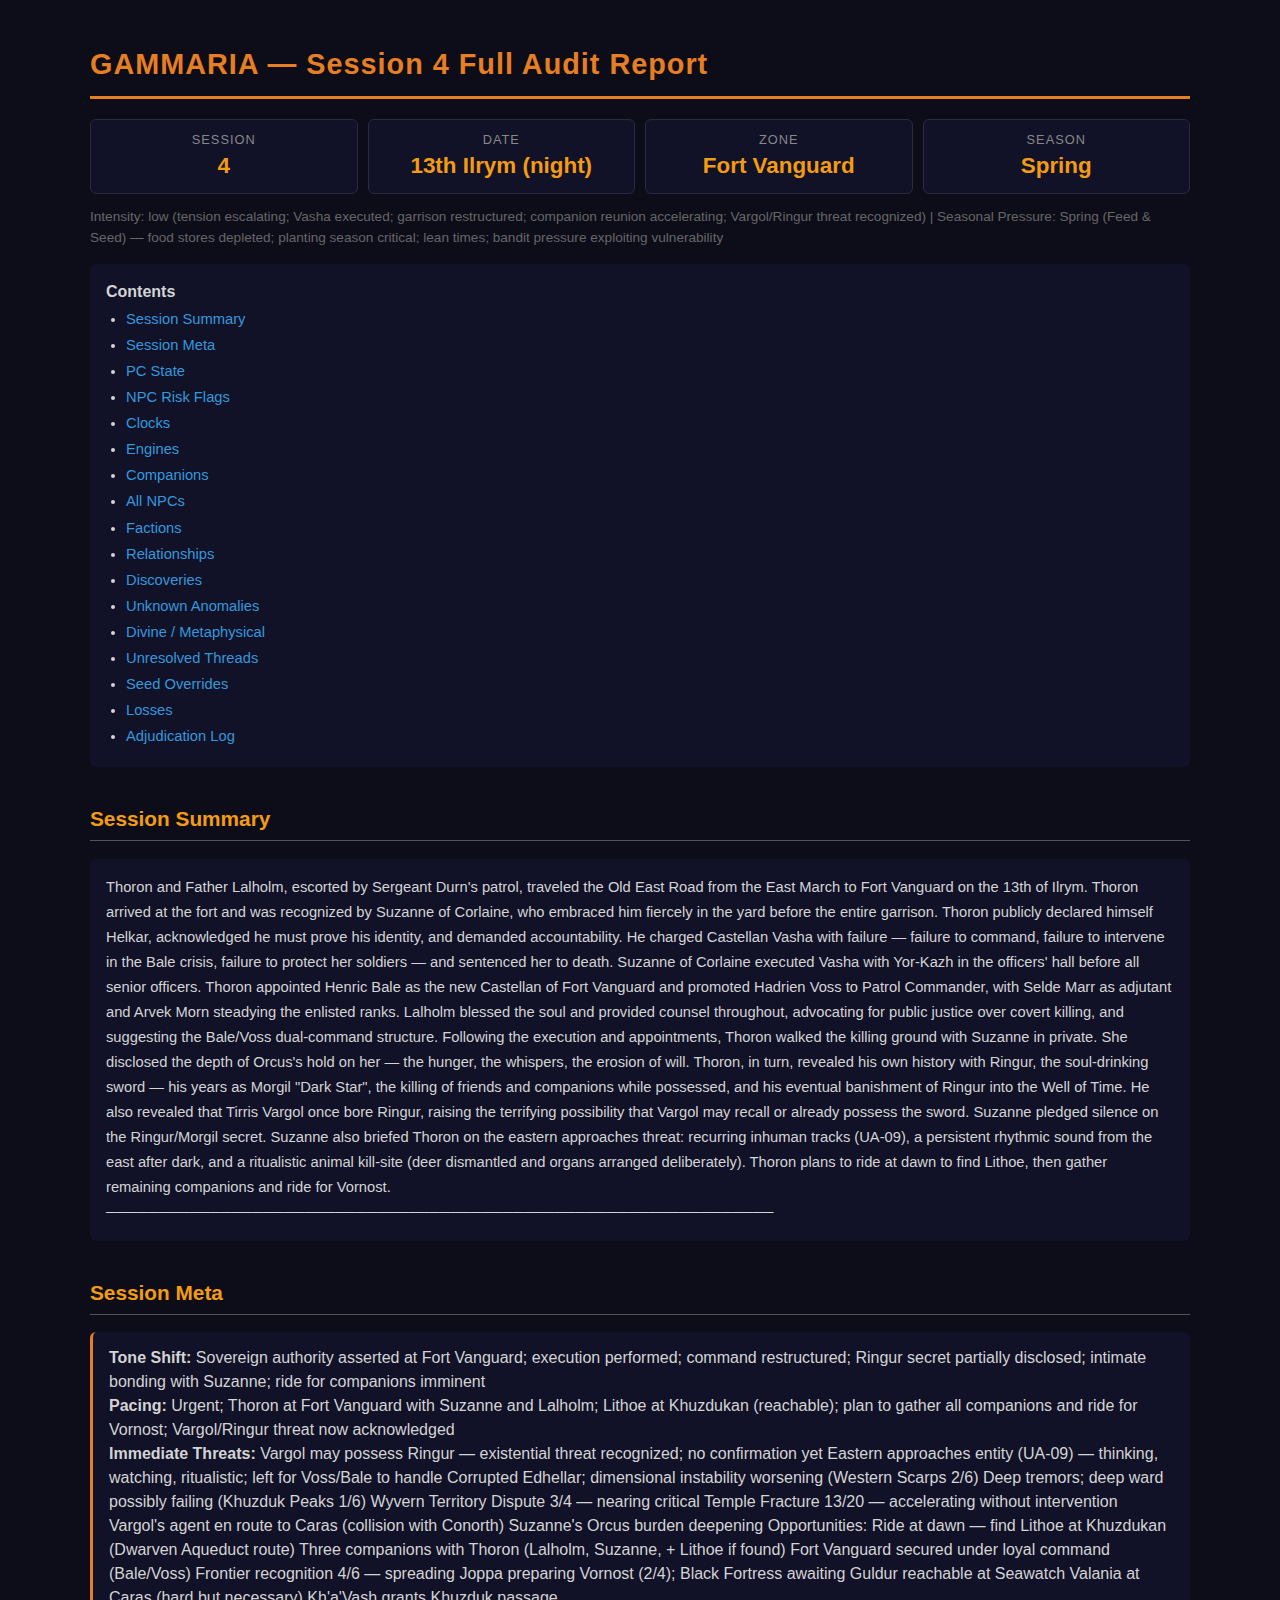
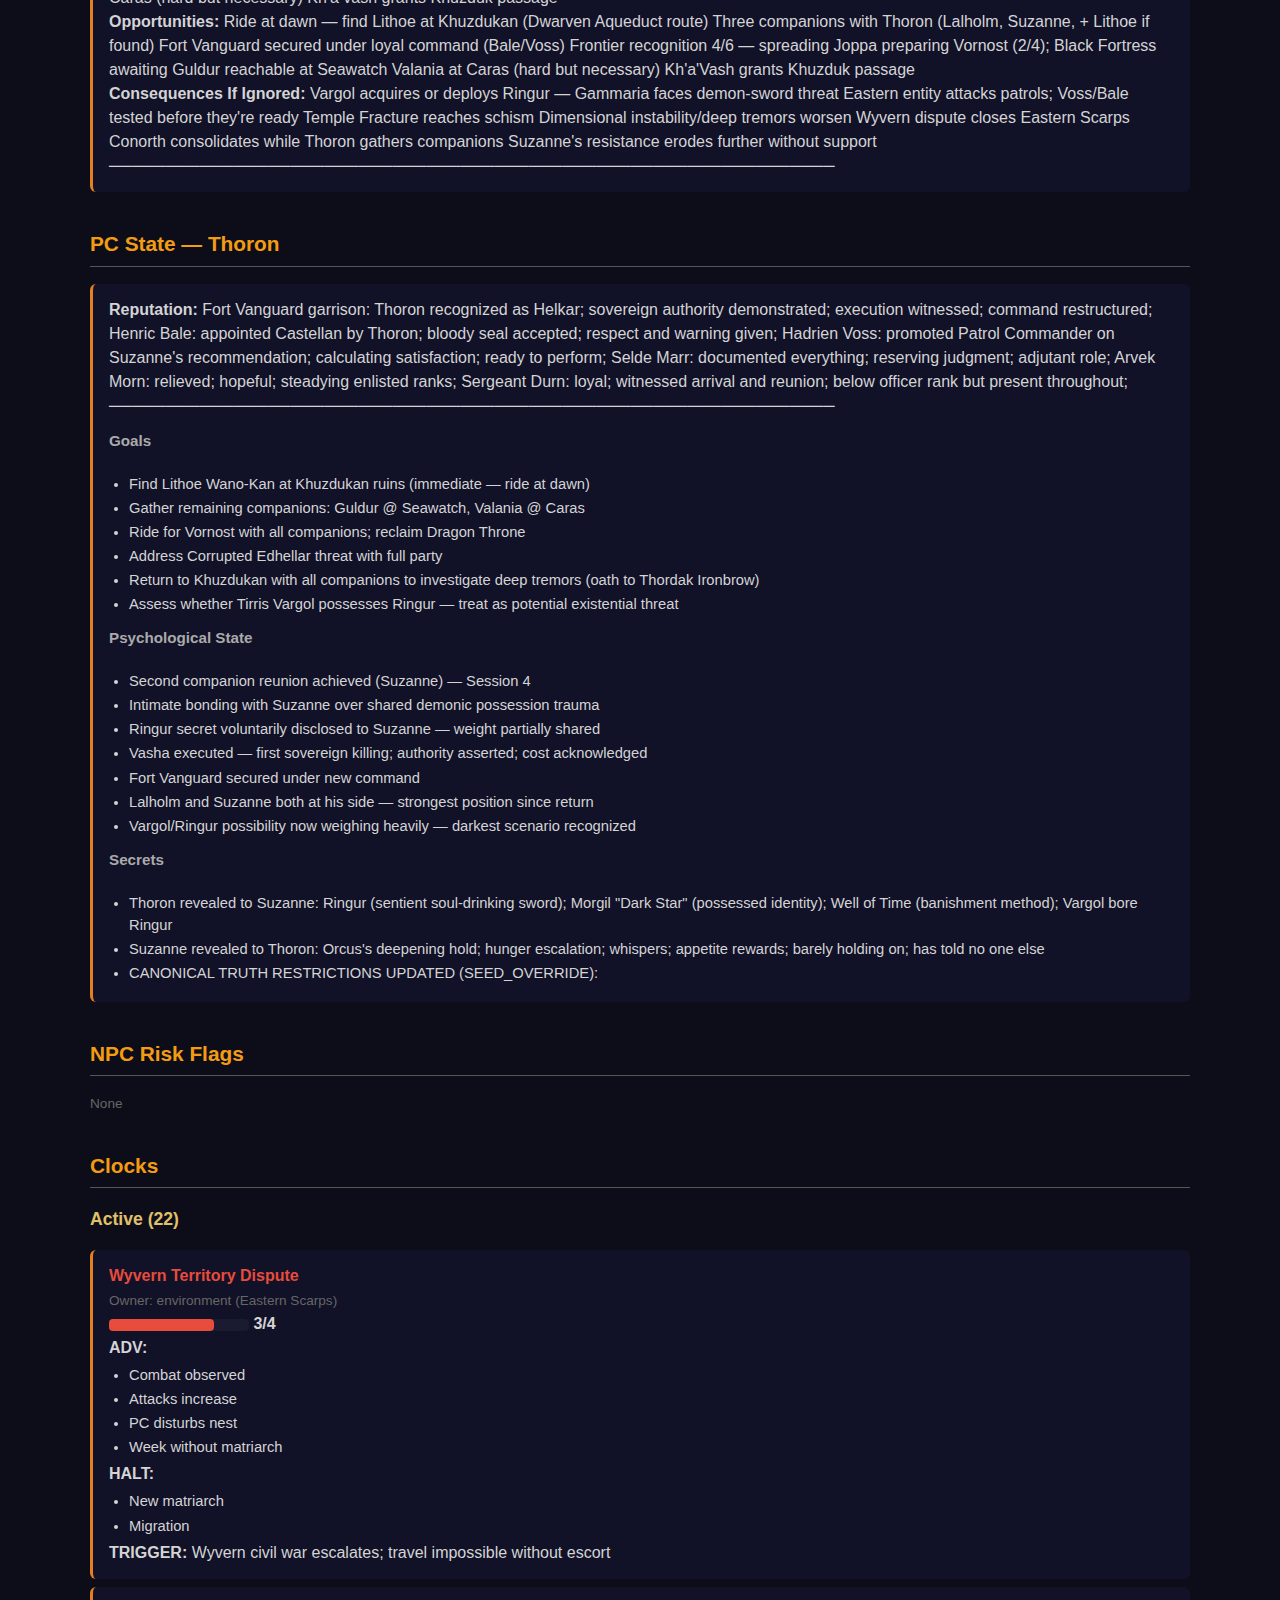
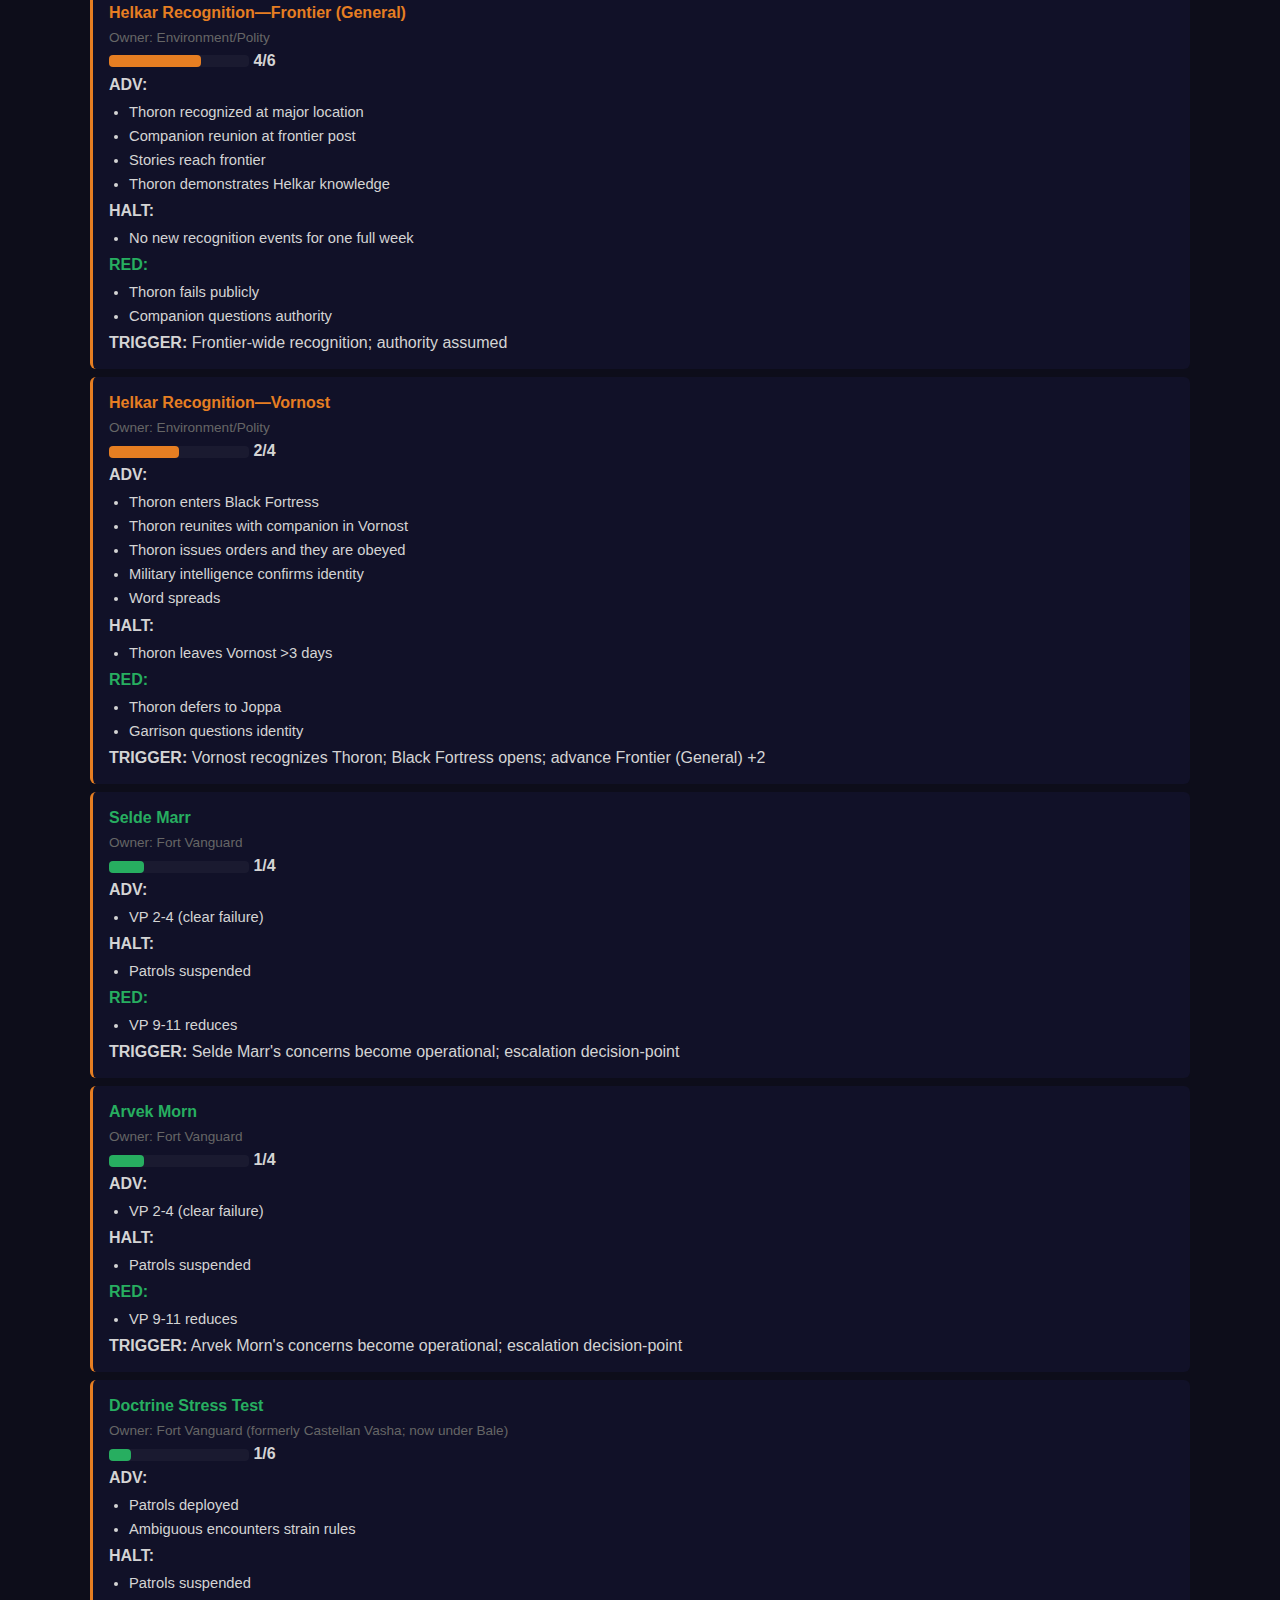
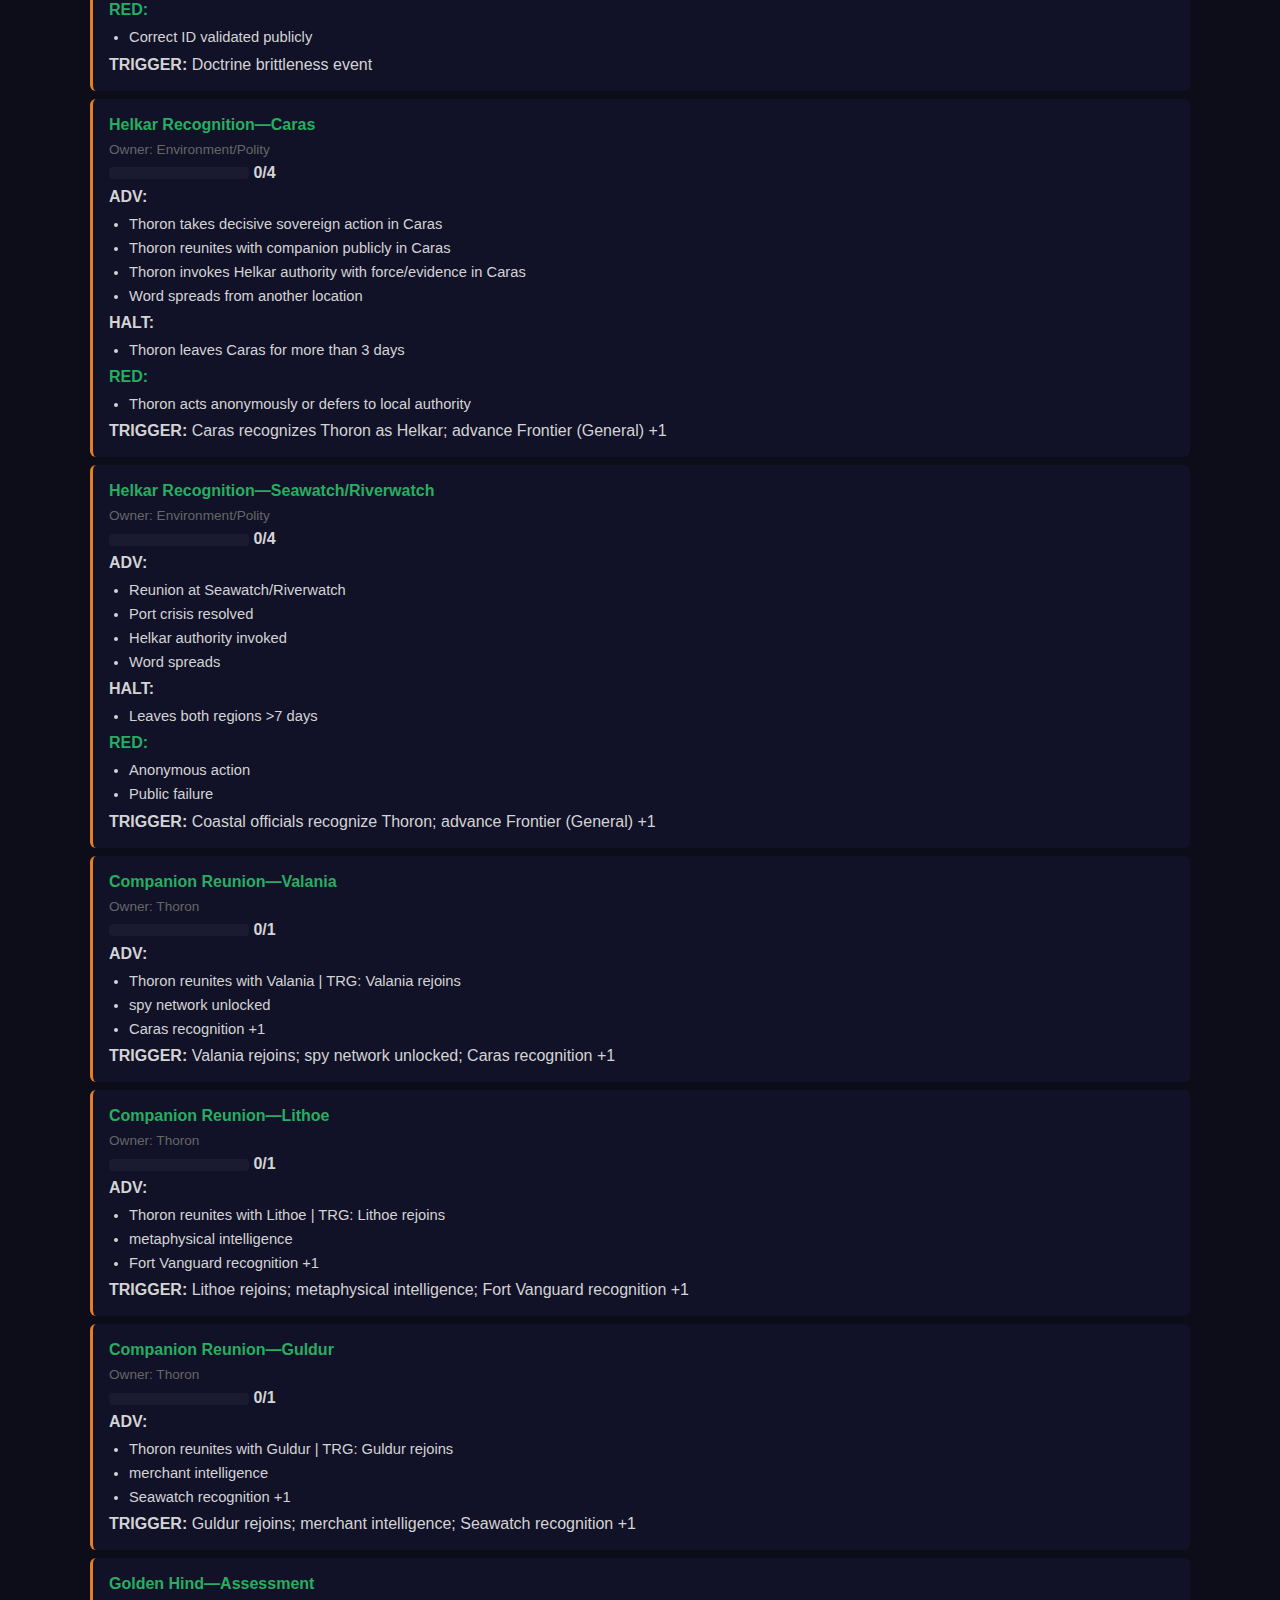
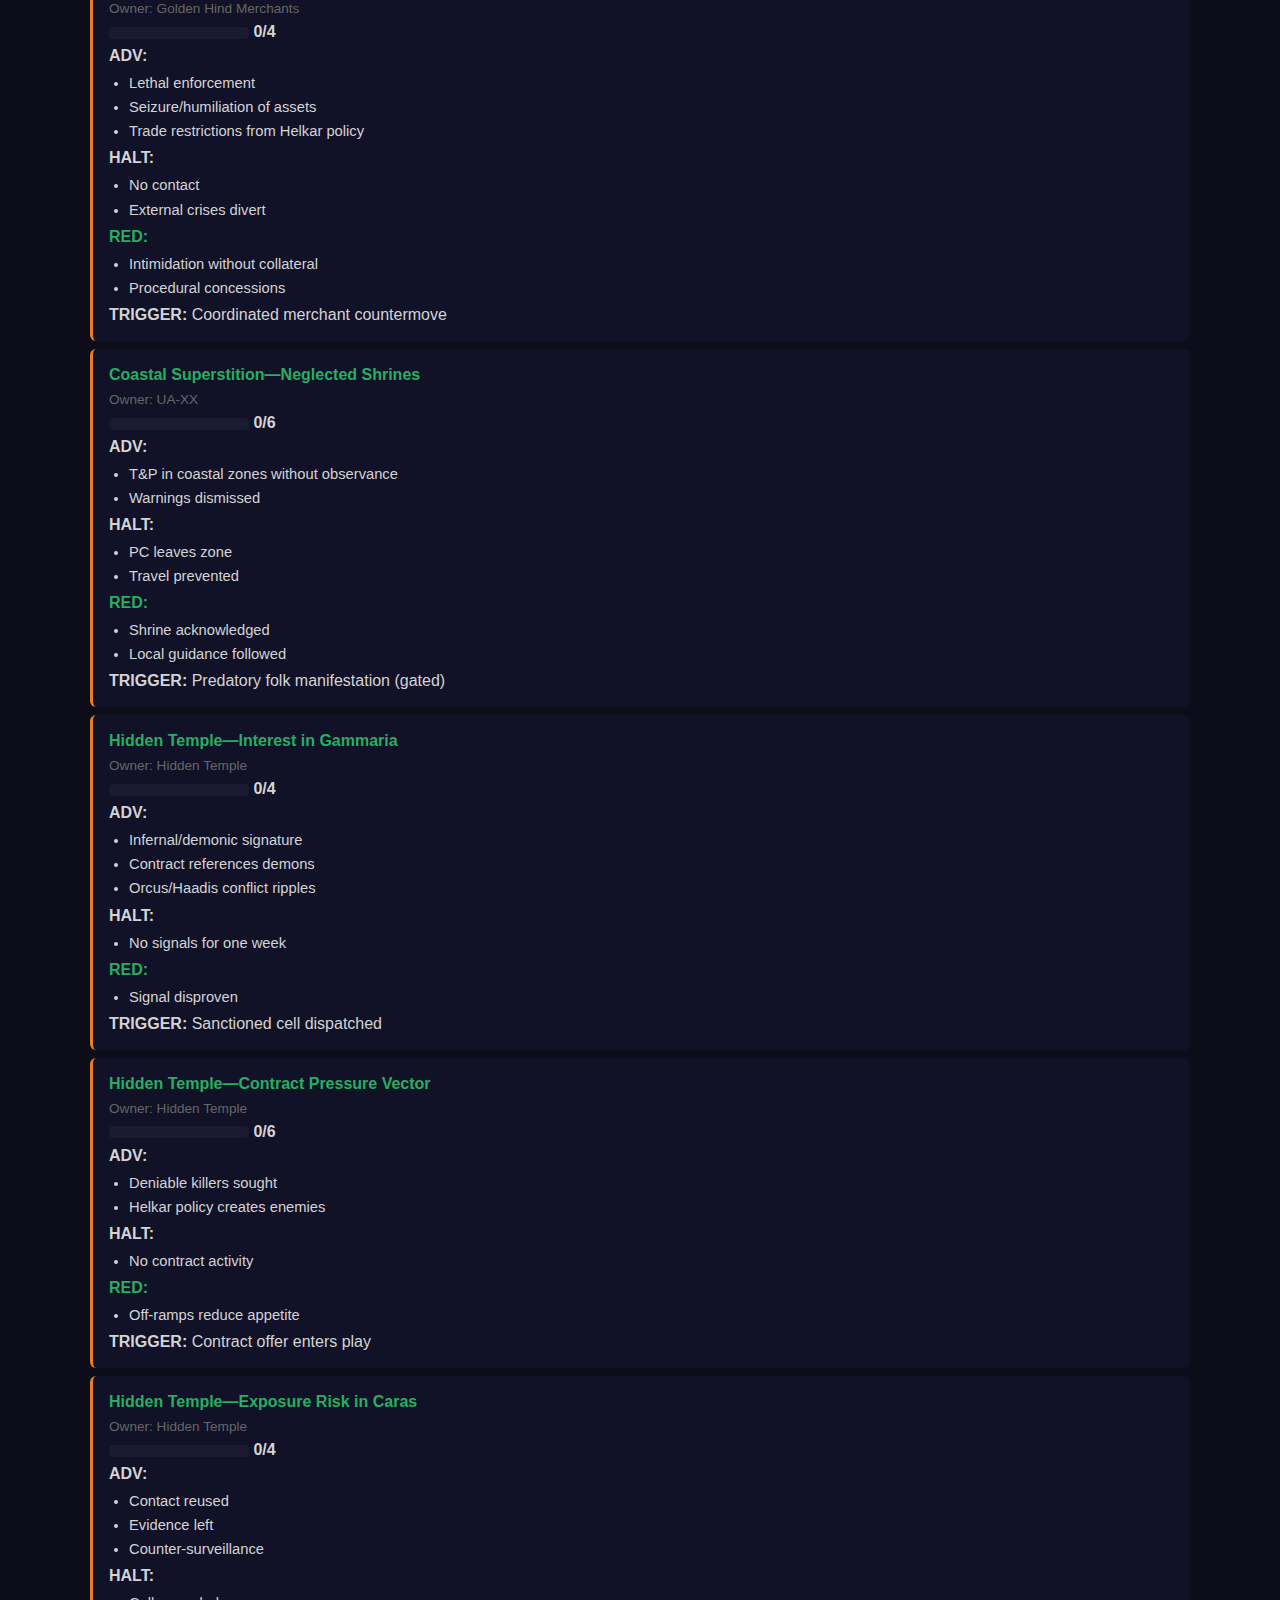
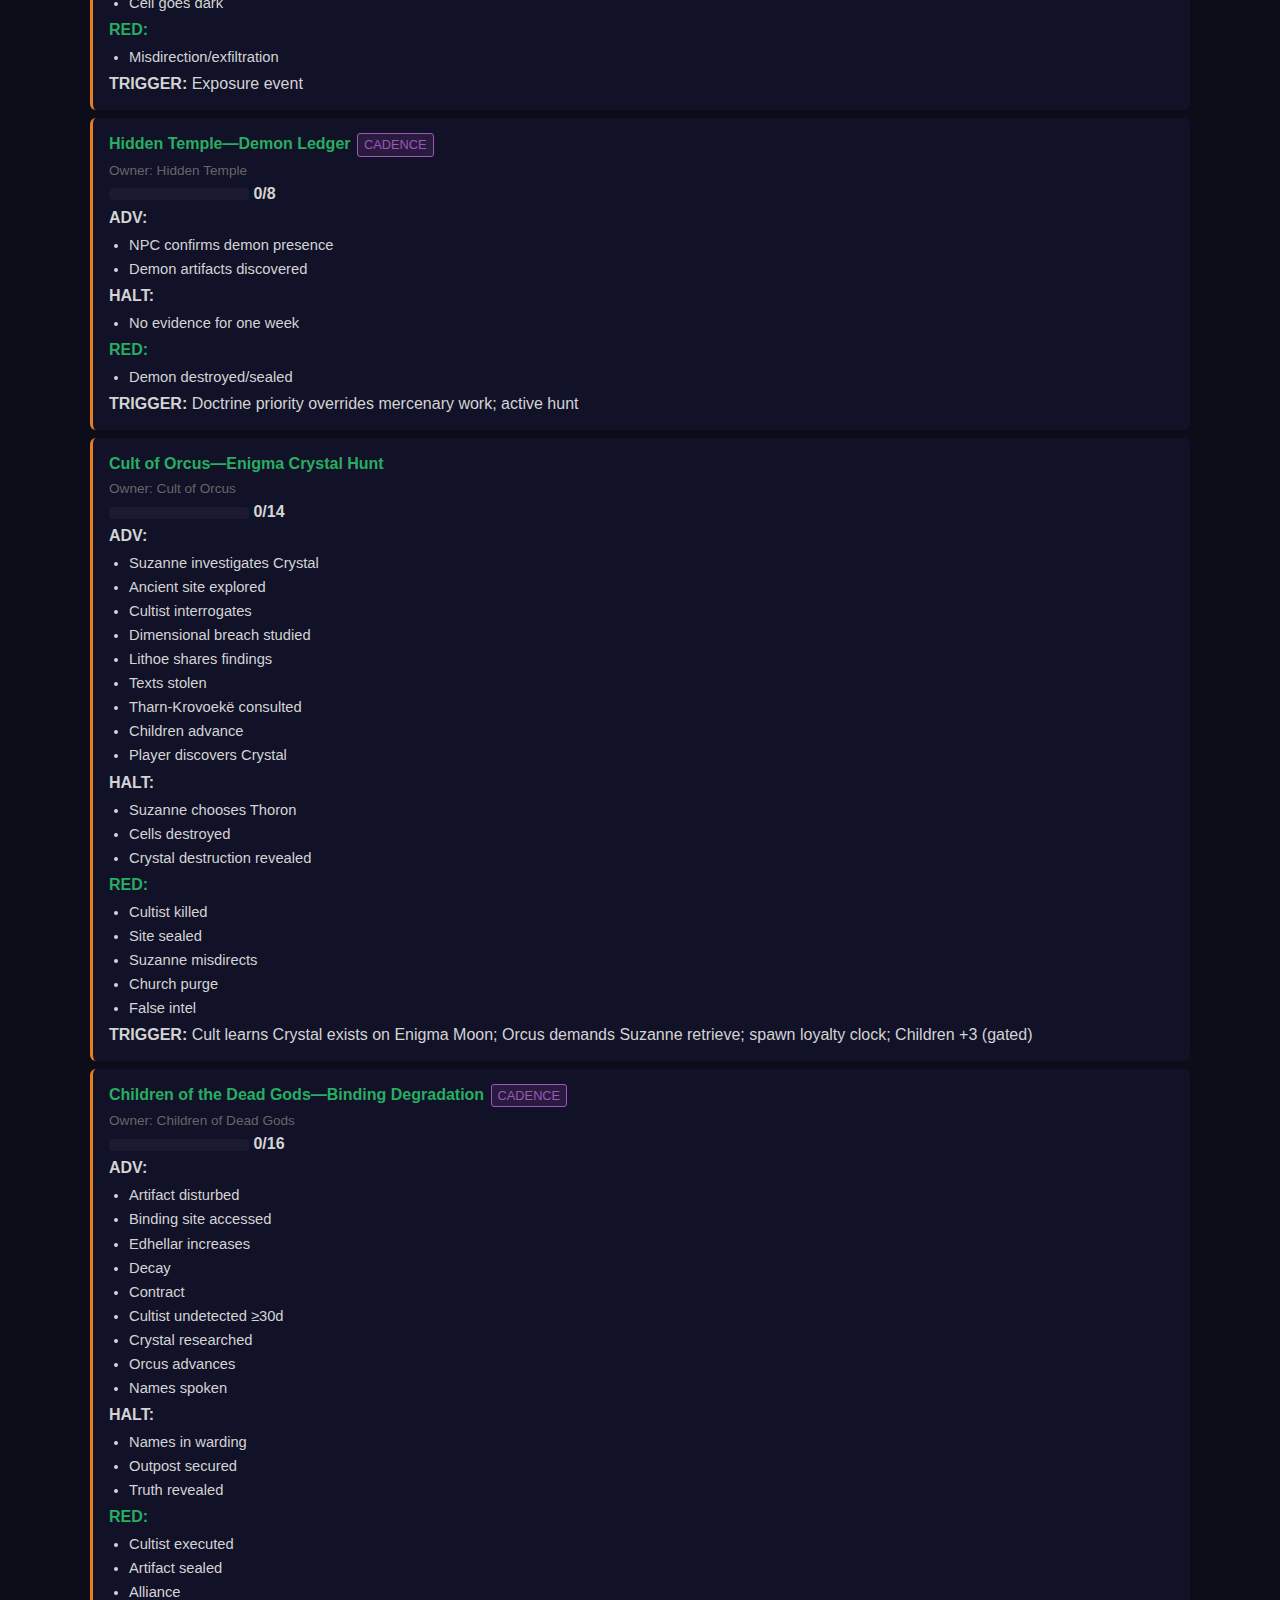
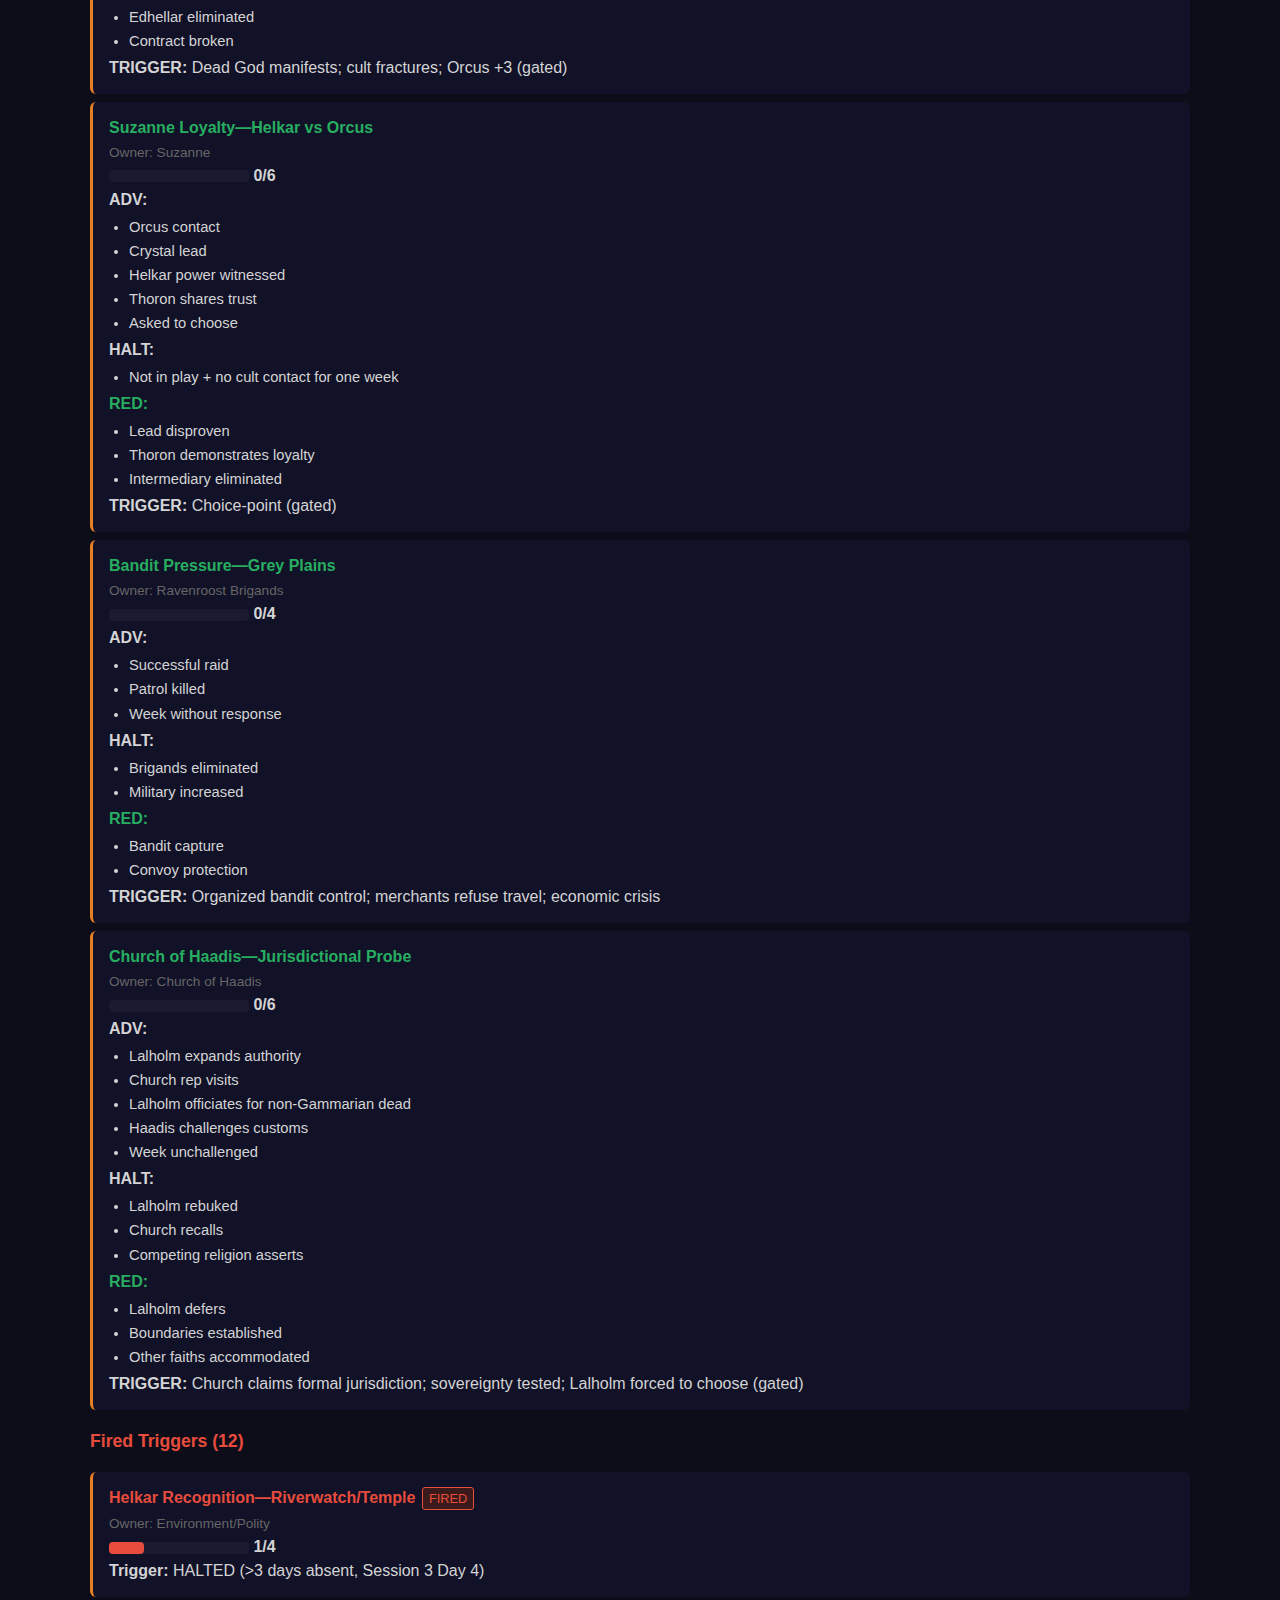
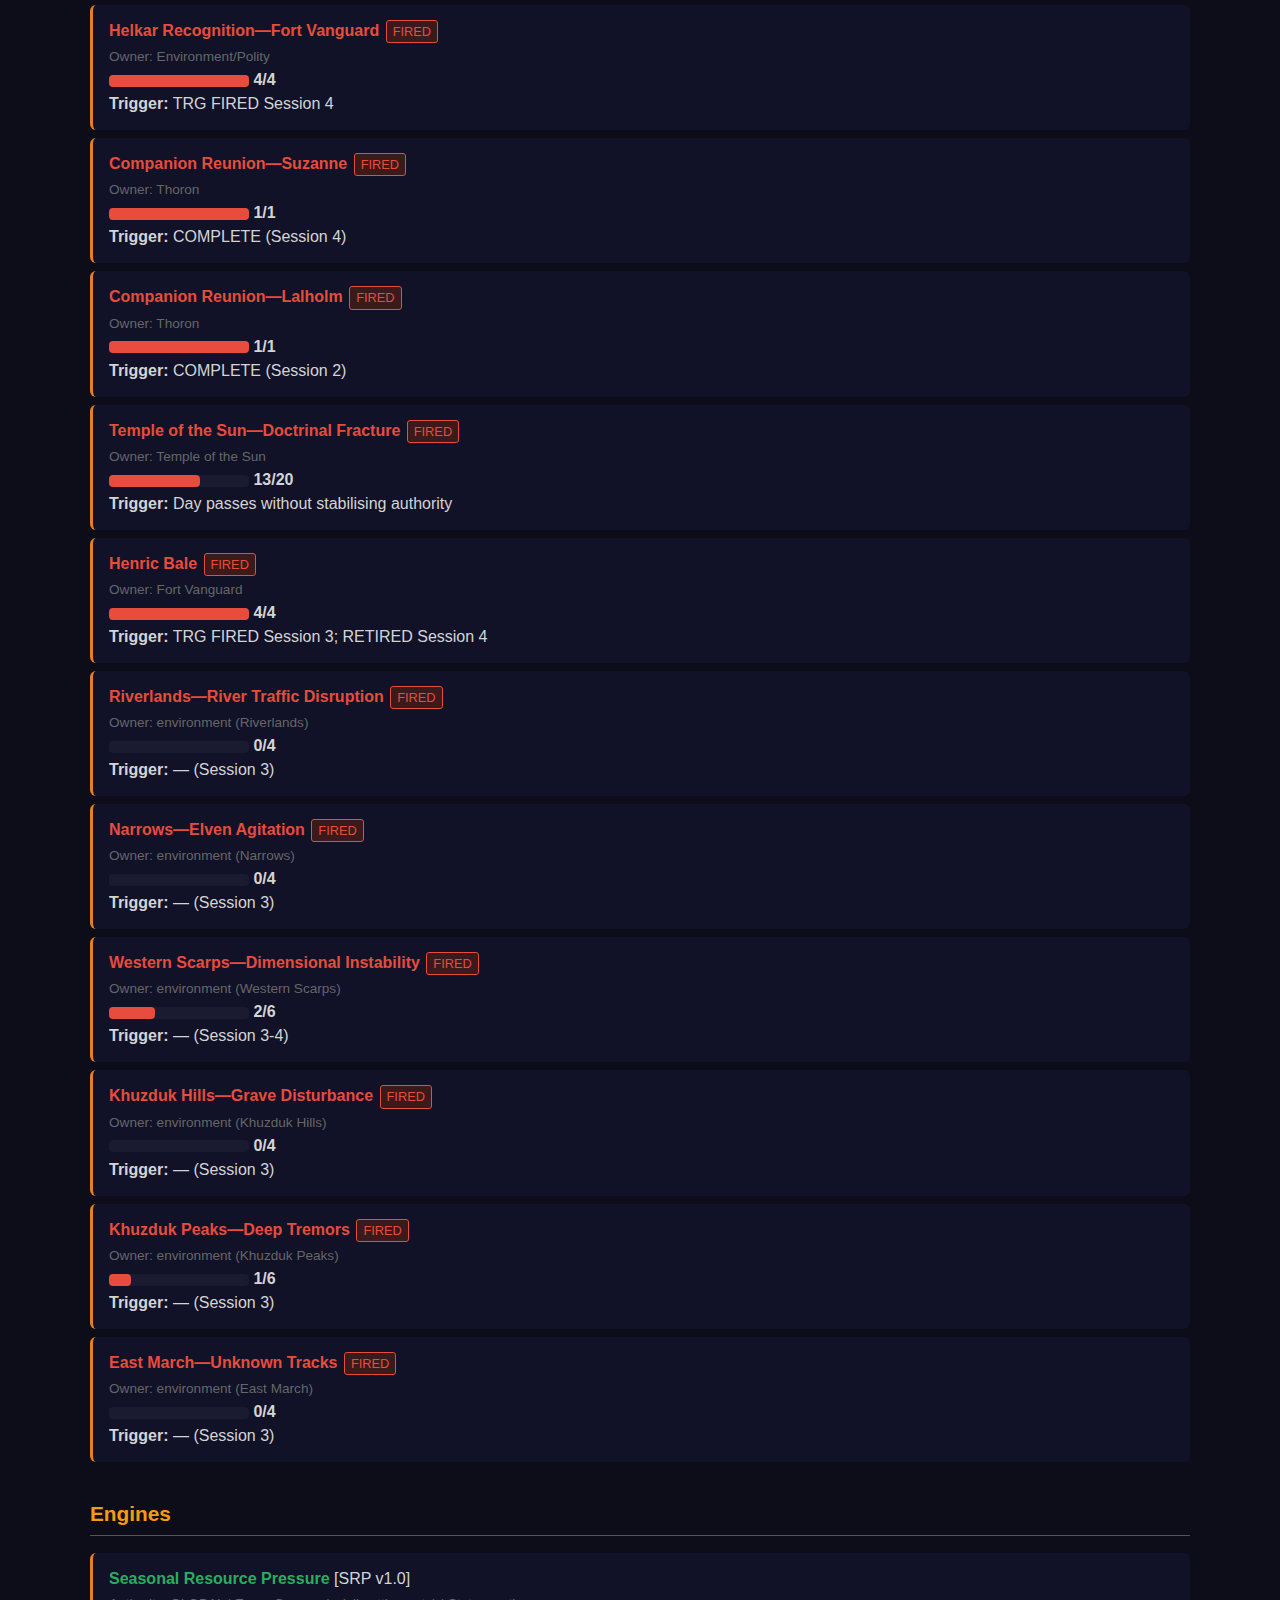
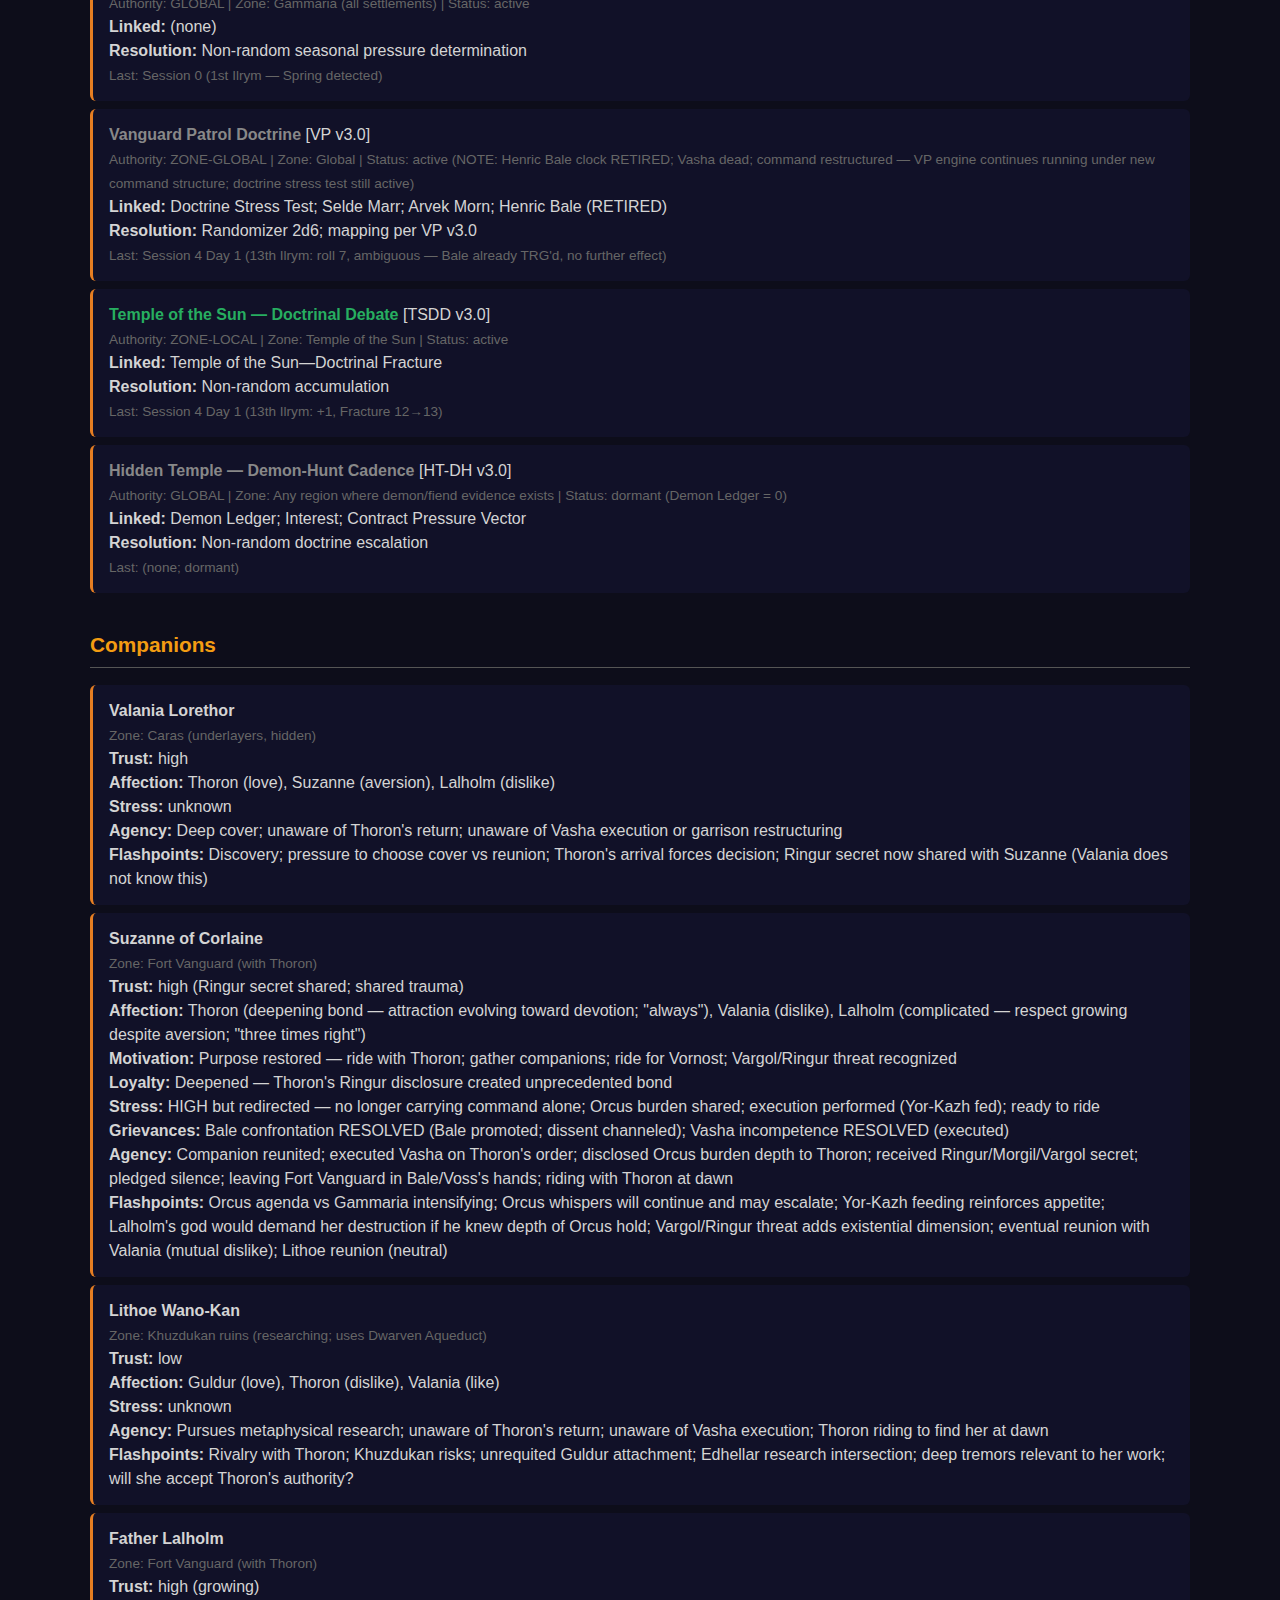
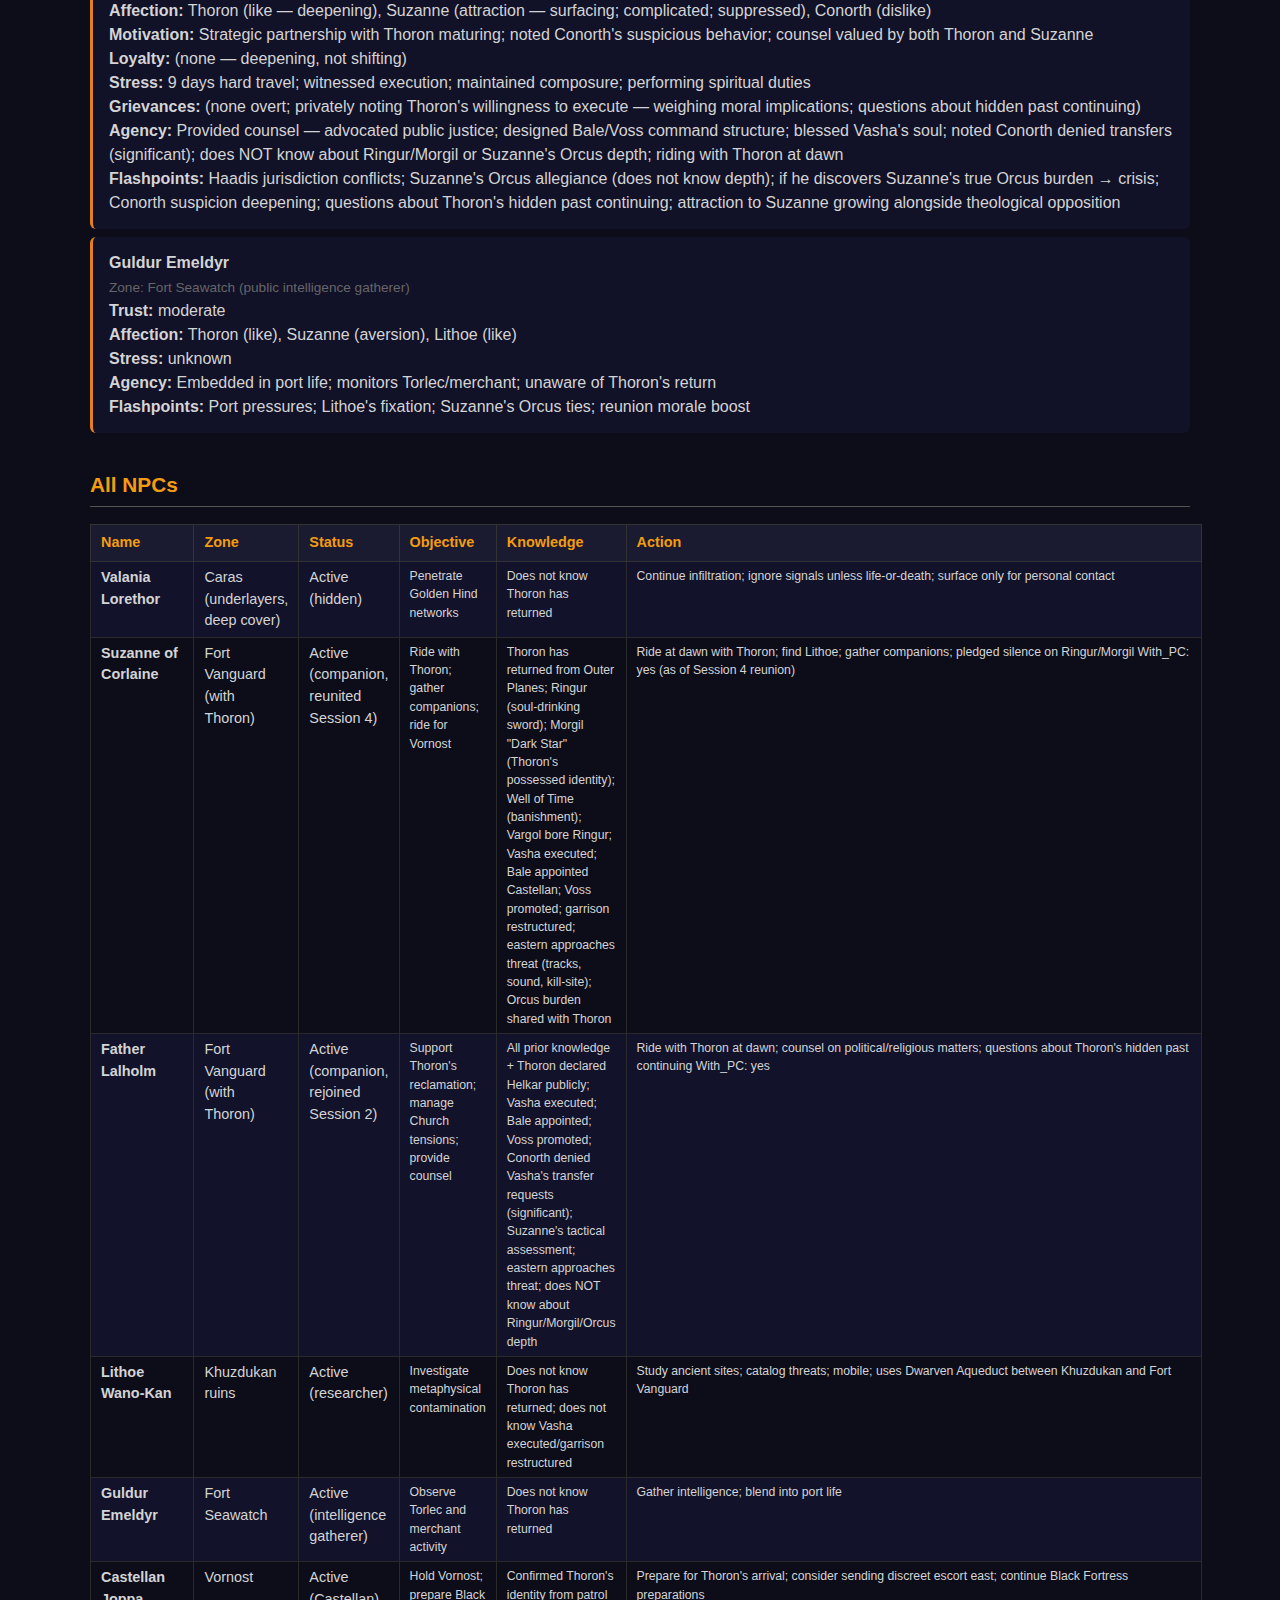
<file: session reports/Gammaria_Report_Session_04.html>
<!DOCTYPE html><html><head><meta charset='utf-8'><meta http-equiv='Content-Type' content='text/html; charset=utf-8'><title>Gammaria &mdash; Session 4 Audit</title><style>
body{background:#0d0d1a;color:#d4d4d4;font-family:'Segoe UI',Consolas,sans-serif;max-width:1100px;margin:0 auto;padding:24px;line-height:1.5}
h1{color:#e67e22;border-bottom:3px solid #e67e22;padding-bottom:10px;font-size:1.8em;letter-spacing:1px}
h2{color:#f39c12;margin-top:36px;border-bottom:1px solid #555;padding-bottom:6px;font-size:1.3em}
h3{color:#e0c068;margin-top:18px;font-size:1.1em}
h4{color:#aaa;margin-top:12px;font-size:0.95em}
table{border-collapse:collapse;width:100%;margin:8px 0 16px 0;font-size:0.9em}
th{background:#1a1a30;color:#f39c12;text-align:left;padding:7px 10px;border:1px solid #333;font-weight:600}
td{padding:5px 10px;border:1px solid #2a2a2a;vertical-align:top}
tr:nth-child(even){background:#12122a}
tr:nth-child(odd){background:#0d0d1a}
.bar-bg{background:#1a1a30;border-radius:4px;height:12px;width:140px;display:inline-block;vertical-align:middle}
.bar-fill{height:12px;border-radius:4px}
.fired{color:#e74c3c;font-weight:bold}
.muted{color:#666;font-size:0.85em}
.tag{display:inline-block;padding:1px 6px;border-radius:3px;font-size:0.8em;margin:1px 2px}
.tag-cadence{background:#2a1a40;color:#9b59b6;border:1px solid #9b59b6}
.tag-fired{background:#3a1a1a;color:#e74c3c;border:1px solid #e74c3c}
.tag-with-pc{background:#1a3a1a;color:#27ae60;border:1px solid #27ae60}
.tag-adv{background:#1a3a1a;color:#27ae60;border:1px solid #27ae60}
.section{background:#111128;padding:14px 16px;border-radius:6px;margin:8px 0;border-left:3px solid #e67e22}
.meta-grid{display:grid;grid-template-columns:repeat(4,1fr);gap:10px;margin:12px 0}
.meta-box{background:#111128;padding:10px;border-radius:6px;text-align:center;border:1px solid #2a2a40}
.meta-label{color:#888;font-size:0.8em;text-transform:uppercase;letter-spacing:1px}
.meta-value{color:#f39c12;font-size:1.4em;font-weight:bold}
.summary-block{background:#111128;padding:16px;border-radius:6px;margin:8px 0;line-height:1.7;white-space:pre-wrap;font-size:0.92em}
ul{margin:4px 0;padding-left:20px} li{margin:2px 0;font-size:0.92em}
.toc{background:#111128;padding:16px;border-radius:6px;margin:16px 0}
.toc a{color:#3498db;text-decoration:none} .toc a:hover{text-decoration:underline} .toc li{margin:4px 0}
details{margin:4px 0} details summary{cursor:pointer;color:#e0c068;font-weight:500}
</style></head><body>
<h1>GAMMARIA &mdash; Session 4 Full Audit Report</h1>
<div class='meta-grid'>
<div class='meta-box'><div class='meta-label'>Session</div><div class='meta-value'>4</div></div>
<div class='meta-box'><div class='meta-label'>Date</div><div class='meta-value'>13th Ilrym (night)</div></div>
<div class='meta-box'><div class='meta-label'>Zone</div><div class='meta-value'>Fort Vanguard</div></div>
<div class='meta-box'><div class='meta-label'>Season</div><div class='meta-value'>Spring</div></div>
</div>
<p class='muted'>Intensity: low (tension escalating; Vasha executed; garrison restructured; companion reunion accelerating; Vargol/Ringur threat recognized) | Seasonal Pressure: Spring (Feed &amp; Seed) &#8212; food stores depleted; planting season critical; lean times; bandit pressure exploiting vulnerability</p>
<div class='toc'><strong>Contents</strong><ul>
<li><a href='#summary'>Session Summary</a></li>
<li><a href='#meta'>Session Meta</a></li>
<li><a href='#pc'>PC State</a></li>
<li><a href='#risk'>NPC Risk Flags</a></li>
<li><a href='#clocks'>Clocks</a></li>
<li><a href='#engines'>Engines</a></li>
<li><a href='#companions'>Companions</a></li>
<li><a href='#npcs'>All NPCs</a></li>
<li><a href='#factions'>Factions</a></li>
<li><a href='#rels'>Relationships</a></li>
<li><a href='#discs'>Discoveries</a></li>
<li><a href='#ua'>Unknown Anomalies</a></li>
<li><a href='#divine'>Divine / Metaphysical</a></li>
<li><a href='#threads'>Unresolved Threads</a></li>
<li><a href='#seed'>Seed Overrides</a></li>
<li><a href='#losses'>Losses</a></li>
<li><a href='#log'>Adjudication Log</a></li>
</ul></div>
<h2 id='summary'>Session Summary</h2>
<div class='summary-block'>Thoron and Father Lalholm, escorted by Sergeant Durn&#x27;s patrol, traveled the Old East Road from the East March to Fort Vanguard on the 13th of Ilrym. Thoron arrived at the fort and was recognized by Suzanne of Corlaine, who embraced him fiercely in the yard before the entire garrison. Thoron publicly declared himself Helkar, acknowledged he must prove his identity, and demanded accountability. He charged Castellan Vasha with failure &#8212; failure to command, failure to intervene in the Bale crisis, failure to protect her soldiers &#8212; and sentenced her to death. Suzanne of Corlaine executed Vasha with Yor-Kazh in the officers&#x27; hall before all senior officers. Thoron appointed Henric Bale as the new Castellan of Fort Vanguard and promoted Hadrien Voss to Patrol Commander, with Selde Marr as adjutant and Arvek Morn steadying the enlisted ranks. Lalholm blessed the soul and provided counsel throughout, advocating for public justice over covert killing, and suggesting the Bale/Voss dual-command structure. Following the execution and appointments, Thoron walked the killing ground with Suzanne in private. She disclosed the depth of Orcus&#x27;s hold on her &#8212; the hunger, the whispers, the erosion of will. Thoron, in turn, revealed his own history with Ringur, the soul-drinking sword &#8212; his years as Morgil &quot;Dark Star&quot;, the killing of friends and companions while possessed, and his eventual banishment of Ringur into the Well of Time. He also revealed that Tirris Vargol once bore Ringur, raising the terrifying possibility that Vargol may recall or already possess the sword. Suzanne pledged silence on the Ringur/Morgil secret. Suzanne also briefed Thoron on the eastern approaches threat: recurring inhuman tracks (UA-09), a persistent rhythmic sound from the east after dark, and a ritualistic animal kill-site (deer dismantled and organs arranged deliberately). Thoron plans to ride at dawn to find Lithoe, then gather remaining companions and ride for Vornost.
&#9472;&#9472;&#9472;&#9472;&#9472;&#9472;&#9472;&#9472;&#9472;&#9472;&#9472;&#9472;&#9472;&#9472;&#9472;&#9472;&#9472;&#9472;&#9472;&#9472;&#9472;&#9472;&#9472;&#9472;&#9472;&#9472;&#9472;&#9472;&#9472;&#9472;&#9472;&#9472;&#9472;&#9472;&#9472;&#9472;&#9472;&#9472;&#9472;&#9472;&#9472;&#9472;&#9472;&#9472;&#9472;&#9472;&#9472;&#9472;&#9472;&#9472;&#9472;&#9472;&#9472;&#9472;&#9472;&#9472;&#9472;&#9472;&#9472;&#9472;&#9472;&#9472;&#9472;&#9472;</div>
<h2 id='meta'>Session Meta</h2><div class='section'>
<b>Tone Shift:</b> Sovereign authority asserted at Fort Vanguard; execution performed; command restructured; Ringur secret partially disclosed; intimate bonding with Suzanne; ride for companions imminent<br>
<b>Pacing:</b> Urgent; Thoron at Fort Vanguard with Suzanne and Lalholm; Lithoe at Khuzdukan (reachable); plan to gather all companions and ride for Vornost; Vargol/Ringur threat now acknowledged<br>
<b>Immediate Threats:</b> Vargol may possess Ringur &#8212; existential threat recognized; no confirmation yet
Eastern approaches entity (UA-09) &#8212; thinking, watching, ritualistic; left for Voss/Bale to handle
Corrupted Edhellar; dimensional instability worsening (Western Scarps 2/6)
Deep tremors; deep ward possibly failing (Khuzduk Peaks 1/6)
Wyvern Territory Dispute 3/4 &#8212; nearing critical
Temple Fracture 13/20 &#8212; accelerating without intervention
Vargol&#x27;s agent en route to Caras (collision with Conorth)
Suzanne&#x27;s Orcus burden deepening

Opportunities:
Ride at dawn &#8212; find Lithoe at Khuzdukan (Dwarven Aqueduct route)
Three companions with Thoron (Lalholm, Suzanne, + Lithoe if found)
Fort Vanguard secured under loyal command (Bale/Voss)
Frontier recognition 4/6 &#8212; spreading
Joppa preparing Vornost (2/4); Black Fortress awaiting
Guldur reachable at Seawatch
Valania at Caras (hard but necessary)
Kh&#x27;a&#x27;Vash grants Khuzduk passage<br>
<b>Opportunities:</b> Ride at dawn &#8212; find Lithoe at Khuzdukan (Dwarven Aqueduct route)
Three companions with Thoron (Lalholm, Suzanne, + Lithoe if found)
Fort Vanguard secured under loyal command (Bale/Voss)
Frontier recognition 4/6 &#8212; spreading
Joppa preparing Vornost (2/4); Black Fortress awaiting
Guldur reachable at Seawatch
Valania at Caras (hard but necessary)
Kh&#x27;a&#x27;Vash grants Khuzduk passage<br>
<b>Consequences If Ignored:</b> Vargol acquires or deploys Ringur &#8212; Gammaria faces demon-sword threat
Eastern entity attacks patrols; Voss/Bale tested before they&#x27;re ready
Temple Fracture reaches schism
Dimensional instability/deep tremors worsen
Wyvern dispute closes Eastern Scarps
Conorth consolidates while Thoron gathers companions
Suzanne&#x27;s resistance erodes further without support
&#9472;&#9472;&#9472;&#9472;&#9472;&#9472;&#9472;&#9472;&#9472;&#9472;&#9472;&#9472;&#9472;&#9472;&#9472;&#9472;&#9472;&#9472;&#9472;&#9472;&#9472;&#9472;&#9472;&#9472;&#9472;&#9472;&#9472;&#9472;&#9472;&#9472;&#9472;&#9472;&#9472;&#9472;&#9472;&#9472;&#9472;&#9472;&#9472;&#9472;&#9472;&#9472;&#9472;&#9472;&#9472;&#9472;&#9472;&#9472;&#9472;&#9472;&#9472;&#9472;&#9472;&#9472;&#9472;&#9472;&#9472;&#9472;&#9472;&#9472;&#9472;&#9472;&#9472;&#9472;<br>
</div>
<h2 id='pc'>PC State &mdash; Thoron</h2>
<div class='section'>
<b>Reputation:</b> Fort Vanguard garrison: Thoron recognized as Helkar; sovereign authority demonstrated; execution witnessed; command restructured; Henric Bale: appointed Castellan by Thoron; bloody seal accepted; respect and warning given; Hadrien Voss: promoted Patrol Commander on Suzanne&#x27;s recommendation; calculating satisfaction; ready to perform; Selde Marr: documented everything; reserving judgment; adjutant role; Arvek Morn: relieved; hopeful; steadying enlisted ranks; Sergeant Durn: loyal; witnessed arrival and reunion; below officer rank but present throughout; &#9472;&#9472;&#9472;&#9472;&#9472;&#9472;&#9472;&#9472;&#9472;&#9472;&#9472;&#9472;&#9472;&#9472;&#9472;&#9472;&#9472;&#9472;&#9472;&#9472;&#9472;&#9472;&#9472;&#9472;&#9472;&#9472;&#9472;&#9472;&#9472;&#9472;&#9472;&#9472;&#9472;&#9472;&#9472;&#9472;&#9472;&#9472;&#9472;&#9472;&#9472;&#9472;&#9472;&#9472;&#9472;&#9472;&#9472;&#9472;&#9472;&#9472;&#9472;&#9472;&#9472;&#9472;&#9472;&#9472;&#9472;&#9472;&#9472;&#9472;&#9472;&#9472;&#9472;&#9472;<br>
<h4>Goals</h4><ul>
<li>Find Lithoe Wano-Kan at Khuzdukan ruins (immediate &#8212; ride at dawn)</li>
<li>Gather remaining companions: Guldur @ Seawatch, Valania @ Caras</li>
<li>Ride for Vornost with all companions; reclaim Dragon Throne</li>
<li>Address Corrupted Edhellar threat with full party</li>
<li>Return to Khuzdukan with all companions to investigate deep tremors (oath to Thordak Ironbrow)</li>
<li>Assess whether Tirris Vargol possesses Ringur &#8212; treat as potential existential threat</li>
</ul>
<h4>Psychological State</h4><ul>
<li>Second companion reunion achieved (Suzanne) &#8212; Session 4</li>
<li>Intimate bonding with Suzanne over shared demonic possession trauma</li>
<li>Ringur secret voluntarily disclosed to Suzanne &#8212; weight partially shared</li>
<li>Vasha executed &#8212; first sovereign killing; authority asserted; cost acknowledged</li>
<li>Fort Vanguard secured under new command</li>
<li>Lalholm and Suzanne both at his side &#8212; strongest position since return</li>
<li>Vargol/Ringur possibility now weighing heavily &#8212; darkest scenario recognized</li>
</ul>
<h4>Secrets</h4><ul>
<li>Thoron revealed to Suzanne: Ringur (sentient soul-drinking sword); Morgil &quot;Dark Star&quot; (possessed identity); Well of Time (banishment method); Vargol bore Ringur</li>
<li>Suzanne revealed to Thoron: Orcus&#x27;s deepening hold; hunger escalation; whispers; appetite rewards; barely holding on; has told no one else</li>
<li>CANONICAL TRUTH RESTRICTIONS UPDATED (SEED_OVERRIDE):</li>
</ul>
</div>
<h2 id='risk'>NPC Risk Flags</h2>
<p class='muted'>None</p>
<h2 id='clocks'>Clocks</h2>
<h3>Active (22)</h3>
<div class='section'><b style='color:#e74c3c'>Wyvern Territory Dispute</b><br>
<span class='muted'>Owner: environment (Eastern Scarps)</span><br>
<div class="bar-bg"><div class="bar-fill" style="background:#e74c3c;width:75%"></div></div> <b>3/4</b><br>
<b>ADV:</b><ul>
<li>Combat observed</li>
<li>Attacks increase</li>
<li>PC disturbs nest</li>
<li>Week without matriarch</li>
</ul>
<b>HALT:</b><ul>
<li>New matriarch</li>
<li>Migration</li>
</ul>
<b>TRIGGER:</b> Wyvern civil war escalates; travel impossible without escort<br>
</div>
<div class='section'><b style='color:#e67e22'>Helkar Recognition&#8212;Frontier (General)</b><br>
<span class='muted'>Owner: Environment/Polity</span><br>
<div class="bar-bg"><div class="bar-fill" style="background:#e67e22;width:66%"></div></div> <b>4/6</b><br>
<b>ADV:</b><ul>
<li>Thoron recognized at major location</li>
<li>Companion reunion at frontier post</li>
<li>Stories reach frontier</li>
<li>Thoron demonstrates Helkar knowledge</li>
</ul>
<b>HALT:</b><ul>
<li>No new recognition events for one full week</li>
</ul>
<b style='color:#27ae60'>RED:</b><ul>
<li>Thoron fails publicly</li>
<li>Companion questions authority</li>
</ul>
<b>TRIGGER:</b> Frontier-wide recognition; authority assumed<br>
</div>
<div class='section'><b style='color:#e67e22'>Helkar Recognition&#8212;Vornost</b><br>
<span class='muted'>Owner: Environment/Polity</span><br>
<div class="bar-bg"><div class="bar-fill" style="background:#e67e22;width:50%"></div></div> <b>2/4</b><br>
<b>ADV:</b><ul>
<li>Thoron enters Black Fortress</li>
<li>Thoron reunites with companion in Vornost</li>
<li>Thoron issues orders and they are obeyed</li>
<li>Military intelligence confirms identity</li>
<li>Word spreads</li>
</ul>
<b>HALT:</b><ul>
<li>Thoron leaves Vornost &gt;3 days</li>
</ul>
<b style='color:#27ae60'>RED:</b><ul>
<li>Thoron defers to Joppa</li>
<li>Garrison questions identity</li>
</ul>
<b>TRIGGER:</b> Vornost recognizes Thoron; Black Fortress opens; advance Frontier (General) +2<br>
</div>
<div class='section'><b style='color:#27ae60'>Selde Marr</b><br>
<span class='muted'>Owner: Fort Vanguard</span><br>
<div class="bar-bg"><div class="bar-fill" style="background:#27ae60;width:25%"></div></div> <b>1/4</b><br>
<b>ADV:</b><ul>
<li>VP 2-4 (clear failure)</li>
</ul>
<b>HALT:</b><ul>
<li>Patrols suspended</li>
</ul>
<b style='color:#27ae60'>RED:</b><ul>
<li>VP 9-11 reduces</li>
</ul>
<b>TRIGGER:</b> Selde Marr&#x27;s concerns become operational; escalation decision-point<br>
</div>
<div class='section'><b style='color:#27ae60'>Arvek Morn</b><br>
<span class='muted'>Owner: Fort Vanguard</span><br>
<div class="bar-bg"><div class="bar-fill" style="background:#27ae60;width:25%"></div></div> <b>1/4</b><br>
<b>ADV:</b><ul>
<li>VP 2-4 (clear failure)</li>
</ul>
<b>HALT:</b><ul>
<li>Patrols suspended</li>
</ul>
<b style='color:#27ae60'>RED:</b><ul>
<li>VP 9-11 reduces</li>
</ul>
<b>TRIGGER:</b> Arvek Morn&#x27;s concerns become operational; escalation decision-point<br>
</div>
<div class='section'><b style='color:#27ae60'>Doctrine Stress Test</b><br>
<span class='muted'>Owner: Fort Vanguard (formerly Castellan Vasha; now under Bale)</span><br>
<div class="bar-bg"><div class="bar-fill" style="background:#27ae60;width:16%"></div></div> <b>1/6</b><br>
<b>ADV:</b><ul>
<li>Patrols deployed</li>
<li>Ambiguous encounters strain rules</li>
</ul>
<b>HALT:</b><ul>
<li>Patrols suspended</li>
</ul>
<b style='color:#27ae60'>RED:</b><ul>
<li>Correct ID validated publicly</li>
</ul>
<b>TRIGGER:</b> Doctrine brittleness event<br>
</div>
<div class='section'><b style='color:#27ae60'>Helkar Recognition&#8212;Caras</b><br>
<span class='muted'>Owner: Environment/Polity</span><br>
<div class="bar-bg"><div class="bar-fill" style="background:#27ae60;width:0%"></div></div> <b>0/4</b><br>
<b>ADV:</b><ul>
<li>Thoron takes decisive sovereign action in Caras</li>
<li>Thoron reunites with companion publicly in Caras</li>
<li>Thoron invokes Helkar authority with force/evidence in Caras</li>
<li>Word spreads from another location</li>
</ul>
<b>HALT:</b><ul>
<li>Thoron leaves Caras for more than 3 days</li>
</ul>
<b style='color:#27ae60'>RED:</b><ul>
<li>Thoron acts anonymously or defers to local authority</li>
</ul>
<b>TRIGGER:</b> Caras recognizes Thoron as Helkar; advance Frontier (General) +1<br>
</div>
<div class='section'><b style='color:#27ae60'>Helkar Recognition&#8212;Seawatch/Riverwatch</b><br>
<span class='muted'>Owner: Environment/Polity</span><br>
<div class="bar-bg"><div class="bar-fill" style="background:#27ae60;width:0%"></div></div> <b>0/4</b><br>
<b>ADV:</b><ul>
<li>Reunion at Seawatch/Riverwatch</li>
<li>Port crisis resolved</li>
<li>Helkar authority invoked</li>
<li>Word spreads</li>
</ul>
<b>HALT:</b><ul>
<li>Leaves both regions &gt;7 days</li>
</ul>
<b style='color:#27ae60'>RED:</b><ul>
<li>Anonymous action</li>
<li>Public failure</li>
</ul>
<b>TRIGGER:</b> Coastal officials recognize Thoron; advance Frontier (General) +1<br>
</div>
<div class='section'><b style='color:#27ae60'>Companion Reunion&#8212;Valania</b><br>
<span class='muted'>Owner: Thoron</span><br>
<div class="bar-bg"><div class="bar-fill" style="background:#27ae60;width:0%"></div></div> <b>0/1</b><br>
<b>ADV:</b><ul>
<li>Thoron reunites with Valania | TRG: Valania rejoins</li>
<li>spy network unlocked</li>
<li>Caras recognition +1</li>
</ul>
<b>TRIGGER:</b> Valania rejoins; spy network unlocked; Caras recognition +1<br>
</div>
<div class='section'><b style='color:#27ae60'>Companion Reunion&#8212;Lithoe</b><br>
<span class='muted'>Owner: Thoron</span><br>
<div class="bar-bg"><div class="bar-fill" style="background:#27ae60;width:0%"></div></div> <b>0/1</b><br>
<b>ADV:</b><ul>
<li>Thoron reunites with Lithoe | TRG: Lithoe rejoins</li>
<li>metaphysical intelligence</li>
<li>Fort Vanguard recognition +1</li>
</ul>
<b>TRIGGER:</b> Lithoe rejoins; metaphysical intelligence; Fort Vanguard recognition +1<br>
</div>
<div class='section'><b style='color:#27ae60'>Companion Reunion&#8212;Guldur</b><br>
<span class='muted'>Owner: Thoron</span><br>
<div class="bar-bg"><div class="bar-fill" style="background:#27ae60;width:0%"></div></div> <b>0/1</b><br>
<b>ADV:</b><ul>
<li>Thoron reunites with Guldur | TRG: Guldur rejoins</li>
<li>merchant intelligence</li>
<li>Seawatch recognition +1</li>
</ul>
<b>TRIGGER:</b> Guldur rejoins; merchant intelligence; Seawatch recognition +1<br>
</div>
<div class='section'><b style='color:#27ae60'>Golden Hind&#8212;Assessment</b><br>
<span class='muted'>Owner: Golden Hind Merchants</span><br>
<div class="bar-bg"><div class="bar-fill" style="background:#27ae60;width:0%"></div></div> <b>0/4</b><br>
<b>ADV:</b><ul>
<li>Lethal enforcement</li>
<li>Seizure/humiliation of assets</li>
<li>Trade restrictions from Helkar policy</li>
</ul>
<b>HALT:</b><ul>
<li>No contact</li>
<li>External crises divert</li>
</ul>
<b style='color:#27ae60'>RED:</b><ul>
<li>Intimidation without collateral</li>
<li>Procedural concessions</li>
</ul>
<b>TRIGGER:</b> Coordinated merchant countermove<br>
</div>
<div class='section'><b style='color:#27ae60'>Coastal Superstition&#8212;Neglected Shrines</b><br>
<span class='muted'>Owner: UA-XX</span><br>
<div class="bar-bg"><div class="bar-fill" style="background:#27ae60;width:0%"></div></div> <b>0/6</b><br>
<b>ADV:</b><ul>
<li>T&amp;P in coastal zones without observance</li>
<li>Warnings dismissed</li>
</ul>
<b>HALT:</b><ul>
<li>PC leaves zone</li>
<li>Travel prevented</li>
</ul>
<b style='color:#27ae60'>RED:</b><ul>
<li>Shrine acknowledged</li>
<li>Local guidance followed</li>
</ul>
<b>TRIGGER:</b> Predatory folk manifestation (gated)<br>
</div>
<div class='section'><b style='color:#27ae60'>Hidden Temple&#8212;Interest in Gammaria</b><br>
<span class='muted'>Owner: Hidden Temple</span><br>
<div class="bar-bg"><div class="bar-fill" style="background:#27ae60;width:0%"></div></div> <b>0/4</b><br>
<b>ADV:</b><ul>
<li>Infernal/demonic signature</li>
<li>Contract references demons</li>
<li>Orcus/Haadis conflict ripples</li>
</ul>
<b>HALT:</b><ul>
<li>No signals for one week</li>
</ul>
<b style='color:#27ae60'>RED:</b><ul>
<li>Signal disproven</li>
</ul>
<b>TRIGGER:</b> Sanctioned cell dispatched<br>
</div>
<div class='section'><b style='color:#27ae60'>Hidden Temple&#8212;Contract Pressure Vector</b><br>
<span class='muted'>Owner: Hidden Temple</span><br>
<div class="bar-bg"><div class="bar-fill" style="background:#27ae60;width:0%"></div></div> <b>0/6</b><br>
<b>ADV:</b><ul>
<li>Deniable killers sought</li>
<li>Helkar policy creates enemies</li>
</ul>
<b>HALT:</b><ul>
<li>No contract activity</li>
</ul>
<b style='color:#27ae60'>RED:</b><ul>
<li>Off-ramps reduce appetite</li>
</ul>
<b>TRIGGER:</b> Contract offer enters play<br>
</div>
<div class='section'><b style='color:#27ae60'>Hidden Temple&#8212;Exposure Risk in Caras</b><br>
<span class='muted'>Owner: Hidden Temple</span><br>
<div class="bar-bg"><div class="bar-fill" style="background:#27ae60;width:0%"></div></div> <b>0/4</b><br>
<b>ADV:</b><ul>
<li>Contact reused</li>
<li>Evidence left</li>
<li>Counter-surveillance</li>
</ul>
<b>HALT:</b><ul>
<li>Cell goes dark</li>
</ul>
<b style='color:#27ae60'>RED:</b><ul>
<li>Misdirection/exfiltration</li>
</ul>
<b>TRIGGER:</b> Exposure event<br>
</div>
<div class='section'><b style='color:#27ae60'>Hidden Temple&#8212;Demon Ledger</b> <span class='tag tag-cadence'>CADENCE</span><br>
<span class='muted'>Owner: Hidden Temple</span><br>
<div class="bar-bg"><div class="bar-fill" style="background:#27ae60;width:0%"></div></div> <b>0/8</b><br>
<b>ADV:</b><ul>
<li>NPC confirms demon presence</li>
<li>Demon artifacts discovered</li>
</ul>
<b>HALT:</b><ul>
<li>No evidence for one week</li>
</ul>
<b style='color:#27ae60'>RED:</b><ul>
<li>Demon destroyed/sealed</li>
</ul>
<b>TRIGGER:</b> Doctrine priority overrides mercenary work; active hunt<br>
</div>
<div class='section'><b style='color:#27ae60'>Cult of Orcus&#8212;Enigma Crystal Hunt</b><br>
<span class='muted'>Owner: Cult of Orcus</span><br>
<div class="bar-bg"><div class="bar-fill" style="background:#27ae60;width:0%"></div></div> <b>0/14</b><br>
<b>ADV:</b><ul>
<li>Suzanne investigates Crystal</li>
<li>Ancient site explored</li>
<li>Cultist interrogates</li>
<li>Dimensional breach studied</li>
<li>Lithoe shares findings</li>
<li>Texts stolen</li>
<li>Tharn-Krovoek&#235; consulted</li>
<li>Children advance</li>
<li>Player discovers Crystal</li>
</ul>
<b>HALT:</b><ul>
<li>Suzanne chooses Thoron</li>
<li>Cells destroyed</li>
<li>Crystal destruction revealed</li>
</ul>
<b style='color:#27ae60'>RED:</b><ul>
<li>Cultist killed</li>
<li>Site sealed</li>
<li>Suzanne misdirects</li>
<li>Church purge</li>
<li>False intel</li>
</ul>
<b>TRIGGER:</b> Cult learns Crystal exists on Enigma Moon; Orcus demands Suzanne retrieve; spawn loyalty clock; Children +3 (gated)<br>
</div>
<div class='section'><b style='color:#27ae60'>Children of the Dead Gods&#8212;Binding Degradation</b> <span class='tag tag-cadence'>CADENCE</span><br>
<span class='muted'>Owner: Children of Dead Gods</span><br>
<div class="bar-bg"><div class="bar-fill" style="background:#27ae60;width:0%"></div></div> <b>0/16</b><br>
<b>ADV:</b><ul>
<li>Artifact disturbed</li>
<li>Binding site accessed</li>
<li>Edhellar increases</li>
<li>Decay</li>
<li>Contract</li>
<li>Cultist undetected &#8805;30d</li>
<li>Crystal researched</li>
<li>Orcus advances</li>
<li>Names spoken</li>
</ul>
<b>HALT:</b><ul>
<li>Names in warding</li>
<li>Outpost secured</li>
<li>Truth revealed</li>
</ul>
<b style='color:#27ae60'>RED:</b><ul>
<li>Cultist executed</li>
<li>Artifact sealed</li>
<li>Alliance</li>
<li>Edhellar eliminated</li>
<li>Contract broken</li>
</ul>
<b>TRIGGER:</b> Dead God manifests; cult fractures; Orcus +3 (gated)<br>
</div>
<div class='section'><b style='color:#27ae60'>Suzanne Loyalty&#8212;Helkar vs Orcus</b><br>
<span class='muted'>Owner: Suzanne</span><br>
<div class="bar-bg"><div class="bar-fill" style="background:#27ae60;width:0%"></div></div> <b>0/6</b><br>
<b>ADV:</b><ul>
<li>Orcus contact</li>
<li>Crystal lead</li>
<li>Helkar power witnessed</li>
<li>Thoron shares trust</li>
<li>Asked to choose</li>
</ul>
<b>HALT:</b><ul>
<li>Not in play + no cult contact for one week</li>
</ul>
<b style='color:#27ae60'>RED:</b><ul>
<li>Lead disproven</li>
<li>Thoron demonstrates loyalty</li>
<li>Intermediary eliminated</li>
</ul>
<b>TRIGGER:</b> Choice-point (gated)<br>
</div>
<div class='section'><b style='color:#27ae60'>Bandit Pressure&#8212;Grey Plains</b><br>
<span class='muted'>Owner: Ravenroost Brigands</span><br>
<div class="bar-bg"><div class="bar-fill" style="background:#27ae60;width:0%"></div></div> <b>0/4</b><br>
<b>ADV:</b><ul>
<li>Successful raid</li>
<li>Patrol killed</li>
<li>Week without response</li>
</ul>
<b>HALT:</b><ul>
<li>Brigands eliminated</li>
<li>Military increased</li>
</ul>
<b style='color:#27ae60'>RED:</b><ul>
<li>Bandit capture</li>
<li>Convoy protection</li>
</ul>
<b>TRIGGER:</b> Organized bandit control; merchants refuse travel; economic crisis<br>
</div>
<div class='section'><b style='color:#27ae60'>Church of Haadis&#8212;Jurisdictional Probe</b><br>
<span class='muted'>Owner: Church of Haadis</span><br>
<div class="bar-bg"><div class="bar-fill" style="background:#27ae60;width:0%"></div></div> <b>0/6</b><br>
<b>ADV:</b><ul>
<li>Lalholm expands authority</li>
<li>Church rep visits</li>
<li>Lalholm officiates for non-Gammarian dead</li>
<li>Haadis challenges customs</li>
<li>Week unchallenged</li>
</ul>
<b>HALT:</b><ul>
<li>Lalholm rebuked</li>
<li>Church recalls</li>
<li>Competing religion asserts</li>
</ul>
<b style='color:#27ae60'>RED:</b><ul>
<li>Lalholm defers</li>
<li>Boundaries established</li>
<li>Other faiths accommodated</li>
</ul>
<b>TRIGGER:</b> Church claims formal jurisdiction; sovereignty tested; Lalholm forced to choose (gated)<br>
</div>
<h3 class='fired'>Fired Triggers (12)</h3>
<div class='section'><b class='fired'>Helkar Recognition&#8212;Riverwatch/Temple</b> <span class='tag tag-fired'>FIRED</span><br>
<span class='muted'>Owner: Environment/Polity</span><br>
<div class="bar-bg"><div class="bar-fill" style="background:#e74c3c;width:25%"></div></div> <b>1/4</b><br>
<b>Trigger:</b> HALTED (&gt;3 days absent, Session 3 Day 4)<br>
</div>
<div class='section'><b class='fired'>Helkar Recognition&#8212;Fort Vanguard</b> <span class='tag tag-fired'>FIRED</span><br>
<span class='muted'>Owner: Environment/Polity</span><br>
<div class="bar-bg"><div class="bar-fill" style="background:#e74c3c;width:100%"></div></div> <b>4/4</b><br>
<b>Trigger:</b> TRG FIRED Session 4<br>
</div>
<div class='section'><b class='fired'>Companion Reunion&#8212;Suzanne</b> <span class='tag tag-fired'>FIRED</span><br>
<span class='muted'>Owner: Thoron</span><br>
<div class="bar-bg"><div class="bar-fill" style="background:#e74c3c;width:100%"></div></div> <b>1/1</b><br>
<b>Trigger:</b> COMPLETE (Session 4)<br>
</div>
<div class='section'><b class='fired'>Companion Reunion&#8212;Lalholm</b> <span class='tag tag-fired'>FIRED</span><br>
<span class='muted'>Owner: Thoron</span><br>
<div class="bar-bg"><div class="bar-fill" style="background:#e74c3c;width:100%"></div></div> <b>1/1</b><br>
<b>Trigger:</b> COMPLETE (Session 2)<br>
</div>
<div class='section'><b class='fired'>Temple of the Sun&#8212;Doctrinal Fracture</b> <span class='tag tag-fired'>FIRED</span><br>
<span class='muted'>Owner: Temple of the Sun</span><br>
<div class="bar-bg"><div class="bar-fill" style="background:#e74c3c;width:65%"></div></div> <b>13/20</b><br>
<b>Trigger:</b> Day passes without stabilising authority<br>
</div>
<div class='section'><b class='fired'>Henric Bale</b> <span class='tag tag-fired'>FIRED</span><br>
<span class='muted'>Owner: Fort Vanguard</span><br>
<div class="bar-bg"><div class="bar-fill" style="background:#e74c3c;width:100%"></div></div> <b>4/4</b><br>
<b>Trigger:</b> TRG FIRED Session 3; RETIRED Session 4<br>
</div>
<div class='section'><b class='fired'>Riverlands&#8212;River Traffic Disruption</b> <span class='tag tag-fired'>FIRED</span><br>
<span class='muted'>Owner: environment (Riverlands)</span><br>
<div class="bar-bg"><div class="bar-fill" style="background:#e74c3c;width:0%"></div></div> <b>0/4</b><br>
<b>Trigger:</b> &#8212; (Session 3)<br>
</div>
<div class='section'><b class='fired'>Narrows&#8212;Elven Agitation</b> <span class='tag tag-fired'>FIRED</span><br>
<span class='muted'>Owner: environment (Narrows)</span><br>
<div class="bar-bg"><div class="bar-fill" style="background:#e74c3c;width:0%"></div></div> <b>0/4</b><br>
<b>Trigger:</b> &#8212; (Session 3)<br>
</div>
<div class='section'><b class='fired'>Western Scarps&#8212;Dimensional Instability</b> <span class='tag tag-fired'>FIRED</span><br>
<span class='muted'>Owner: environment (Western Scarps)</span><br>
<div class="bar-bg"><div class="bar-fill" style="background:#e74c3c;width:33%"></div></div> <b>2/6</b><br>
<b>Trigger:</b> &#8212; (Session 3-4)<br>
</div>
<div class='section'><b class='fired'>Khuzduk Hills&#8212;Grave Disturbance</b> <span class='tag tag-fired'>FIRED</span><br>
<span class='muted'>Owner: environment (Khuzduk Hills)</span><br>
<div class="bar-bg"><div class="bar-fill" style="background:#e74c3c;width:0%"></div></div> <b>0/4</b><br>
<b>Trigger:</b> &#8212; (Session 3)<br>
</div>
<div class='section'><b class='fired'>Khuzduk Peaks&#8212;Deep Tremors</b> <span class='tag tag-fired'>FIRED</span><br>
<span class='muted'>Owner: environment (Khuzduk Peaks)</span><br>
<div class="bar-bg"><div class="bar-fill" style="background:#e74c3c;width:16%"></div></div> <b>1/6</b><br>
<b>Trigger:</b> &#8212; (Session 3)<br>
</div>
<div class='section'><b class='fired'>East March&#8212;Unknown Tracks</b> <span class='tag tag-fired'>FIRED</span><br>
<span class='muted'>Owner: environment (East March)</span><br>
<div class="bar-bg"><div class="bar-fill" style="background:#e74c3c;width:0%"></div></div> <b>0/4</b><br>
<b>Trigger:</b> &#8212; (Session 3)<br>
</div>
<h2 id='engines'>Engines</h2>
<div class='section'><b style='color:#27ae60'>Seasonal Resource Pressure</b> [SRP v1.0]<br>
<span class='muted'>Authority: GLOBAL | Zone: Gammaria (all settlements) | Status: active</span><br>
<b>Linked:</b> (none)<br>
<b>Resolution:</b> Non-random seasonal pressure determination<br>
<span class='muted'>Last: Session 0 (1st Ilrym &#8212; Spring detected)</span><br>
</div>
<div class='section'><b style='color:#888'>Vanguard Patrol Doctrine</b> [VP v3.0]<br>
<span class='muted'>Authority: ZONE-GLOBAL | Zone: Global | Status: active (NOTE: Henric Bale clock RETIRED; Vasha dead; command restructured &#8212; VP engine continues running under new command structure; doctrine stress test still active)</span><br>
<b>Linked:</b> Doctrine Stress Test; Selde Marr; Arvek Morn; Henric Bale (RETIRED)<br>
<b>Resolution:</b> Randomizer 2d6; mapping per VP v3.0<br>
<span class='muted'>Last: Session 4 Day 1 (13th Ilrym: roll 7, ambiguous &#8212; Bale already TRG&#x27;d, no further effect)</span><br>
</div>
<div class='section'><b style='color:#27ae60'>Temple of the Sun &#8212; Doctrinal Debate</b> [TSDD v3.0]<br>
<span class='muted'>Authority: ZONE-LOCAL | Zone: Temple of the Sun | Status: active</span><br>
<b>Linked:</b> Temple of the Sun&#8212;Doctrinal Fracture<br>
<b>Resolution:</b> Non-random accumulation<br>
<span class='muted'>Last: Session 4 Day 1 (13th Ilrym: +1, Fracture 12&#8594;13)</span><br>
</div>
<div class='section'><b style='color:#888'>Hidden Temple &#8212; Demon-Hunt Cadence</b> [HT-DH v3.0]<br>
<span class='muted'>Authority: GLOBAL | Zone: Any region where demon/fiend evidence exists | Status: dormant (Demon Ledger = 0)</span><br>
<b>Linked:</b> Demon Ledger; Interest; Contract Pressure Vector<br>
<b>Resolution:</b> Non-random doctrine escalation<br>
<span class='muted'>Last: (none; dormant)</span><br>
</div>
<h2 id='companions'>Companions</h2>
<div class='section'><b>Valania Lorethor</b><br>
<span class='muted'>Zone: Caras (underlayers, hidden)</span><br>
<b>Trust:</b> high<br>
<b>Affection:</b> Thoron (love), Suzanne (aversion), Lalholm (dislike)<br>
<b>Stress:</b> unknown<br>
<b>Agency:</b> Deep cover; unaware of Thoron&#x27;s return; unaware of Vasha execution or garrison restructuring<br>
<b>Flashpoints:</b> Discovery; pressure to choose cover vs reunion; Thoron&#x27;s arrival forces decision; Ringur secret now shared with Suzanne (Valania does not know this)<br>
</div>
<div class='section'><b>Suzanne of Corlaine</b><br>
<span class='muted'>Zone: Fort Vanguard (with Thoron)</span><br>
<b>Trust:</b> high (Ringur secret shared; shared trauma)<br>
<b>Affection:</b> Thoron (deepening bond &#8212; attraction evolving toward devotion; &quot;always&quot;), Valania (dislike), Lalholm (complicated &#8212; respect growing despite aversion; &quot;three times right&quot;)<br>
<b>Motivation:</b> Purpose restored &#8212; ride with Thoron; gather companions; ride for Vornost; Vargol/Ringur threat recognized<br>
<b>Loyalty:</b> Deepened &#8212; Thoron&#x27;s Ringur disclosure created unprecedented bond<br>
<b>Stress:</b> HIGH but redirected &#8212; no longer carrying command alone; Orcus burden shared; execution performed (Yor-Kazh fed); ready to ride<br>
<b>Grievances:</b> Bale confrontation RESOLVED (Bale promoted; dissent channeled); Vasha incompetence RESOLVED (executed)<br>
<b>Agency:</b> Companion reunited; executed Vasha on Thoron&#x27;s order; disclosed Orcus burden depth to Thoron; received Ringur/Morgil/Vargol secret; pledged silence; leaving Fort Vanguard in Bale/Voss&#x27;s hands; riding with Thoron at dawn<br>
<b>Flashpoints:</b> Orcus agenda vs Gammaria intensifying; Orcus whispers will continue and may escalate; Yor-Kazh feeding reinforces appetite; Lalholm&#x27;s god would demand her destruction if he knew depth of Orcus hold; Vargol/Ringur threat adds existential dimension; eventual reunion with Valania (mutual dislike); Lithoe reunion (neutral)<br>
</div>
<div class='section'><b>Lithoe Wano-Kan</b><br>
<span class='muted'>Zone: Khuzdukan ruins (researching; uses Dwarven Aqueduct)</span><br>
<b>Trust:</b> low<br>
<b>Affection:</b> Guldur (love), Thoron (dislike), Valania (like)<br>
<b>Stress:</b> unknown<br>
<b>Agency:</b> Pursues metaphysical research; unaware of Thoron&#x27;s return; unaware of Vasha execution; Thoron riding to find her at dawn<br>
<b>Flashpoints:</b> Rivalry with Thoron; Khuzdukan risks; unrequited Guldur attachment; Edhellar research intersection; deep tremors relevant to her work; will she accept Thoron&#x27;s authority?<br>
</div>
<div class='section'><b>Father Lalholm</b><br>
<span class='muted'>Zone: Fort Vanguard (with Thoron)</span><br>
<b>Trust:</b> high (growing)<br>
<b>Affection:</b> Thoron (like &#8212; deepening), Suzanne (attraction &#8212; surfacing; complicated; suppressed), Conorth (dislike)<br>
<b>Motivation:</b> Strategic partnership with Thoron maturing; noted Conorth&#x27;s suspicious behavior; counsel valued by both Thoron and Suzanne<br>
<b>Loyalty:</b> (none &#8212; deepening, not shifting)<br>
<b>Stress:</b> 9 days hard travel; witnessed execution; maintained composure; performing spiritual duties<br>
<b>Grievances:</b> (none overt; privately noting Thoron&#x27;s willingness to execute &#8212; weighing moral implications; questions about hidden past continuing)<br>
<b>Agency:</b> Provided counsel &#8212; advocated public justice; designed Bale/Voss command structure; blessed Vasha&#x27;s soul; noted Conorth denied transfers (significant); does NOT know about Ringur/Morgil or Suzanne&#x27;s Orcus depth; riding with Thoron at dawn<br>
<b>Flashpoints:</b> Haadis jurisdiction conflicts; Suzanne&#x27;s Orcus allegiance (does not know depth); if he discovers Suzanne&#x27;s true Orcus burden &#8594; crisis; Conorth suspicion deepening; questions about Thoron&#x27;s hidden past continuing; attraction to Suzanne growing alongside theological opposition<br>
</div>
<div class='section'><b>Guldur Emeldyr</b><br>
<span class='muted'>Zone: Fort Seawatch (public intelligence gatherer)</span><br>
<b>Trust:</b> moderate<br>
<b>Affection:</b> Thoron (like), Suzanne (aversion), Lithoe (like)<br>
<b>Stress:</b> unknown<br>
<b>Agency:</b> Embedded in port life; monitors Torlec/merchant; unaware of Thoron&#x27;s return<br>
<b>Flashpoints:</b> Port pressures; Lithoe&#x27;s fixation; Suzanne&#x27;s Orcus ties; reunion morale boost<br>
</div>
<h2 id='npcs'>All NPCs</h2>
<table><tr><th>Name</th><th>Zone</th><th>Status</th><th>Objective</th><th>Knowledge</th><th>Action</th></tr>
<tr><td><b>Valania Lorethor</b></td><td>Caras (underlayers, deep cover)</td><td>Active (hidden)</td><td style='font-size:0.85em'>Penetrate Golden Hind networks</td><td style='font-size:0.85em'>Does not know Thoron has returned</td><td style='font-size:0.85em'>Continue infiltration; ignore signals unless life-or-death; surface only for personal contact</td></tr>
<tr><td><b>Suzanne of Corlaine</b></td><td>Fort Vanguard (with Thoron)</td><td>Active (companion, reunited Session 4)</td><td style='font-size:0.85em'>Ride with Thoron; gather companions; ride for Vornost</td><td style='font-size:0.85em'>Thoron has returned from Outer Planes; Ringur (soul-drinking sword); Morgil &quot;Dark Star&quot; (Thoron&#x27;s possessed identity); Well of Time (banishment); Vargol bore Ringur; Vasha executed; Bale appointed Castellan; Voss promoted; garrison restructured; eastern approaches threat (tracks, sound, kill-site); Orcus burden shared with Thoron</td><td style='font-size:0.85em'>Ride at dawn with Thoron; find Lithoe; gather companions; pledged silence on Ringur/Morgil
With_PC: yes (as of Session 4 reunion)</td></tr>
<tr><td><b>Father Lalholm</b></td><td>Fort Vanguard (with Thoron)</td><td>Active (companion, rejoined Session 2)</td><td style='font-size:0.85em'>Support Thoron&#x27;s reclamation; manage Church tensions; provide counsel</td><td style='font-size:0.85em'>All prior knowledge + Thoron declared Helkar publicly; Vasha executed; Bale appointed; Voss promoted; Conorth denied Vasha&#x27;s transfer requests (significant); Suzanne&#x27;s tactical assessment; eastern approaches threat; does NOT know about Ringur/Morgil/Orcus depth</td><td style='font-size:0.85em'>Ride with Thoron at dawn; counsel on political/religious matters; questions about Thoron&#x27;s hidden past continuing
With_PC: yes</td></tr>
<tr><td><b>Lithoe Wano-Kan</b></td><td>Khuzdukan ruins</td><td>Active (researcher)</td><td style='font-size:0.85em'>Investigate metaphysical contamination</td><td style='font-size:0.85em'>Does not know Thoron has returned; does not know Vasha executed/garrison restructured</td><td style='font-size:0.85em'>Study ancient sites; catalog threats; mobile; uses Dwarven Aqueduct between Khuzdukan and Fort Vanguard</td></tr>
<tr><td><b>Guldur Emeldyr</b></td><td>Fort Seawatch</td><td>Active (intelligence gatherer)</td><td style='font-size:0.85em'>Observe Torlec and merchant activity</td><td style='font-size:0.85em'>Does not know Thoron has returned</td><td style='font-size:0.85em'>Gather intelligence; blend into port life</td></tr>
<tr><td><b>Castellan Joppa</b></td><td>Vornost</td><td>Active (Castellan)</td><td style='font-size:0.85em'>Hold Vornost; prepare Black Fortress</td><td style='font-size:0.85em'>Confirmed Thoron&#x27;s identity from patrol report &#8212; tracking eastward toward Fort Vanguard (Session 3)</td><td style='font-size:0.85em'>Prepare for Thoron&#x27;s arrival; consider sending discreet escort east; continue Black Fortress preparations</td></tr>
<tr><td><b>Kael Dravorn</b></td><td>Vornost</td><td>Active (commando captain)</td><td style='font-size:0.85em'>Be ready for whatever ruler commands</td><td style='font-size:0.85em'>Standing orders (updated by Joppa)</td><td style='font-size:0.85em'>Await orders; prepare deployments</td></tr>
<tr><td><b>Harren Vael</b></td><td>Riverwatch</td><td>Active (Castellan)</td><td style='font-size:0.85em'>Oppose smuggling; run efficient customs</td><td style='font-size:0.85em'>Customs anomaly; identical clearance stamps discovered (Session 3)</td><td style='font-size:0.85em'>Compile evidence file; consider escalation</td></tr>
<tr><td><b>Henric Bale</b></td><td>Fort Vanguard</td><td>Active (Castellan of Fort Vanguard, appointed Session 4)</td><td style='font-size:0.85em'>Hold Fort Vanguard; enforce discipline with integrity; protect soldiers</td><td style='font-size:0.85em'>Thoron confirmed as Helkar; Vasha executed; appointed Castellan by Helkar directly; sovereign authority demonstrated; Voss promoted as Patrol Commander; Marr as adjutant</td><td style='font-size:0.85em'>Assume command; review doctrine; stabilize officer corps; take bloody seal
BX: AC=16, HD=3, hp=22/22, AT=+4, Dmg=1d8+2, ML=9</td></tr>
<tr><td><b>Hadrien Voss</b></td><td>Fort Vanguard</td><td>Active (Patrol Commander of Fort Vanguard, promoted Session 4)</td><td style='font-size:0.85em'>Run frontier patrols; secure eastern approaches; be the best</td><td style='font-size:0.85em'>Thoron confirmed as Helkar; Vasha executed; promoted on Suzanne&#x27;s recommendation; Bale is Castellan</td><td style='font-size:0.85em'>Deploy dawn patrol; implement three-squad rotation; task Thess on advance scout; sweep eastern approaches
BX: (to be instantiated if combat occurs)</td></tr>
<tr><td><b>Selde Marr</b></td><td>Fort Vanguard</td><td>Active (adjutant, Session 4)</td><td style='font-size:0.85em'>Document everything; enforce accountability</td><td style='font-size:0.85em'>Full witness to Vasha execution and appointments; three-way officer split now resolved; Helkar authority demonstrated</td><td style='font-size:0.85em'>Document; catalog; advise Bale; maintain records
BX: AC=15, HD=2, hp=14/14, AT=+3, Dmg=1d6+1, ML=8</td></tr>
<tr><td><b>Arvek Morn</b></td><td>Fort Vanguard</td><td>Active (officer, Session 4)</td><td style='font-size:0.85em'>Keep soldiers alive; steady enlisted ranks</td><td style='font-size:0.85em'>Full witness to Vasha execution and appointments; Helkar authority demonstrated; Bale is Castellan; Voss runs patrols</td><td style='font-size:0.85em'>Maintain discipline in own company; steady enlisted morale; support new command structure
BX: AC=16, HD=3, hp=20/20, AT=+4, Dmg=1d8+1, ML=9</td></tr>
<tr><td><b>Castellan Vasha @ Fort Vanguard | DEAD (executed Session 4) | &#8212; | nervous, harried</b></td><td>&mdash;</td><td>&mdash;</td><td style='font-size:0.85em'>&mdash;</td><td style='font-size:0.85em'>&mdash;</td><td style='font-size:0.85em'>&mdash;</td></tr>
<tr><td><b>Conorth Baerkudth</b></td><td>Caras</td><td>Active (Castellan)</td><td style='font-size:0.85em'>Maintain military strength; consolidate power</td><td style='font-size:0.85em'>Unaware of Thoron&#x27;s return; unaware of Vasha&#x27;s execution; denied Vasha&#x27;s transfer requests three times</td><td style='font-size:0.85em'>Gate inspections increased (Session 3); information network tightened; prioritize garrison</td></tr>
<tr><td><b>Merrow Kest</b></td><td>Seawatch</td><td>Active (Castellan)</td><td style='font-size:0.85em'>Juggle law and smugglers; scan for Orcus</td><td style='font-size:0.85em'>Pirates and cultists observed</td><td style='font-size:0.85em'>Recruit help; maintain port security</td></tr>
<tr><td><b>Tirris Vargol</b></td><td>Whiteagle Keep</td><td>Active (Tirris)</td><td style='font-size:0.85em'>Seize throne</td><td style='font-size:0.85em'>Unaware of return</td><td style='font-size:0.85em'>Ironmask agent dispatched to Caras to assess Conorth (Session 3); position as successor</td></tr>
<tr><td><b>Warden Kellis</b></td><td>Eastern Scarps</td><td>Active</td><td style='font-size:0.85em'>Monitor pilgrim routes and wyverns</td><td style='font-size:0.85em'>Helkar returned; Edhellar confirmed</td><td style='font-size:0.85em'>Hold station; await help; spread word</td></tr>
<tr><td><b>Scout Aedrin</b></td><td>Eastern Scarps</td><td>Active</td><td style='font-size:0.85em'>Map cairn warnings; track predators</td><td style='font-size:0.85em'>Thoron is last Gammarian commando; wyvern patterns shifting</td><td style='font-size:0.85em'>Update markers; brief Kellis; maintain vigilance</td></tr>
<tr><td><b>Captain Rendal</b></td><td>Grey Plains</td><td>Active</td><td style='font-size:0.85em'>Protect caravans; suppress bandits</td><td style='font-size:0.85em'>Bandit coordination; spring vulnerability</td><td style='font-size:0.85em'>Deploy patrols; escort caravans; request reinforcements</td></tr>
<tr><td><b>Mara Vence</b></td><td>Grey Plains</td><td>Active</td><td style='font-size:0.85em'>Move grain safely</td><td style='font-size:0.85em'>Golden Hind undercutting; Conorth&#x27;s gate inspections delayed entry (Session 3)</td><td style='font-size:0.85em'>Grain delivery completed (Session 3); seeking return cargo</td></tr>
<tr><td><b>Brecca Dun</b></td><td>Riverwatch</td><td>Active (Session 3)</td><td style='font-size:0.85em'>Keep Grand Lock running</td><td style='font-size:0.85em'>Knows every barge captain; suspicious of fast-tracked manifests</td><td style='font-size:0.85em'>Maintain lock schedules
BX: AC=12, HD=1, hp=7/7, AT=+1, Dmg=1d4, ML=7</td></tr>
<tr><td><b>Torva Selk</b></td><td>Riverlands</td><td>Active (Session 3)</td><td style='font-size:0.85em'>Run barge traffic without interference</td><td style='font-size:0.85em'>Dangerous river stretches; Golden Hind running without lights</td><td style='font-size:0.85em'>Move cargo south; avoid trouble
BX: AC=11, HD=1, hp=5/5, AT=+1, Dmg=1d4, ML=6</td></tr>
<tr><td><b>Widow Hassal</b></td><td>Riverlands</td><td>Active (Session 3)</td><td style='font-size:0.85em'>Feed travelers; survive spring</td><td style='font-size:0.85em'>Hears all rumours; knows patrol ambushed upriver</td><td style='font-size:0.85em'>Bake; sell; gossip cautiously
BX: AC=10, HD=0, hp=4/4, AT=+0, Dmg=1d3, ML=5</td></tr>
<tr><td><b>Dael Urrwood</b></td><td>Narrows</td><td>Active (Session 3)</td><td style='font-size:0.85em'>Guide travelers; avoid elven attention</td><td style='font-size:0.85em'>Cairn lines; horn-calls increasing; paid in Thoron&#x27;s silver (may have noticed face)</td><td style='font-size:0.85em'>Guide for coin; keep head down
BX: AC=13, HD=2, hp=12/12, AT=+3, Dmg=1d6, ML=7</td></tr>
<tr><td><b>Sereth Kale</b></td><td>Western Scarps</td><td>Active (Session 3)</td><td style='font-size:0.85em'>Walk Penitent&#x27;s Way; guard pilgrim routes</td><td style='font-size:0.85em'>Dimensional flickers worsening; marks safe paths</td><td style='font-size:0.85em'>Patrol; warn; pray
BX: AC=14, HD=3, hp=18/18, AT=+4, Dmg=1d8, ML=9</td></tr>
<tr><td><b>Old Maren</b></td><td>Western Scarps</td><td>Active (Session 3)</td><td style='font-size:0.85em'>Tend sheep; survive</td><td style='font-size:0.85em'>Seen Edhellar more than once; &quot;they only kill if you run&quot;</td><td style='font-size:0.85em'>Graze; avoid ruins at night; talk
BX: AC=10, HD=0, hp=3/3, AT=+0, Dmg=1d3, ML=8</td></tr>
<tr><td><b>Pilgrim Ossar</b></td><td>Eastern Scarps</td><td>Active (Session 3)</td><td style='font-size:0.85em'>Complete pilgrimage</td><td style='font-size:0.85em'>Wyvern combat ongoing; matriarch death caused chaos</td><td style='font-size:0.85em'>Walk; pray; accept whatever comes
BX: AC=10, HD=0, hp=4/4, AT=+0, Dmg=1d3, ML=10</td></tr>
<tr><td><b>Drover Pellan</b></td><td>Grey Plains</td><td>Active (Session 3)</td><td style='font-size:0.85em'>Move cattle to Caras market</td><td style='font-size:0.85em'>Golden Hind undercutting; lost cattle to bandits; heard Helkar returned but doesn&#x27;t believe it</td><td style='font-size:0.85em'>Push herd; hire guards; complain
BX: AC=11, HD=1, hp=6/6, AT=+1, Dmg=1d4, ML=6</td></tr>
<tr><td><b>Ketta Brune</b></td><td>Khuzduk Hills</td><td>Active (Session 3)</td><td style='font-size:0.85em'>Strip dwarven ruins</td><td style='font-size:0.85em'>Cairn paths; sealed tombs; drag marks uphill from dead body; avoids hills after dark</td><td style='font-size:0.85em'>Salvage by day; camp low; sell to merchants
BX: AC=14, HD=2, hp=12/12, AT=+3, Dmg=1d8, ML=7</td></tr>
<tr><td><b>Brother Vossk</b></td><td>Khuzduk Hills</td><td>Active (Session 3)</td><td style='font-size:0.85em'>Consecrate disturbed dwarven graves</td><td style='font-size:0.85em'>Temple of the Sun mission; runic warnings; dwarven dead restless; Dwarven Gate only entry to Khuzdukan</td><td style='font-size:0.85em'>Find graves; perform rites; return to Temple
BX: AC=11, HD=1, hp=6/6, AT=+1, Dmg=1d6, ML=8</td></tr>
<tr><td><b>Thordak Ironbrow</b></td><td>Khuzduk Peaks</td><td>Active (Session 3)</td><td style='font-size:0.85em'>Protect peak ruins; maintain wards</td><td style='font-size:0.85em'>Peaks intimately known; Aqueduct to Khuzdukan; something awakened below; Kh&#x27;a&#x27;Vash accepted; Thoron identified from Krenn&#x27;s carvings; oath to return received</td><td style='font-size:0.85em'>Grant passage; maintain wards; investigate tremors; await Thoron&#x27;s return
BX: AC=22, HD=4, hp=30/30, AT=+5, Dmg=1d8+2, ML=10</td></tr>
<tr><td><b>Agna Stonecradle</b></td><td>Khuzduk Peaks</td><td>Active (Session 3)</td><td style='font-size:0.85em'>Map/catalog surviving structures</td><td style='font-size:0.85em'>&quot;Deep ward&quot; inscriptions; witnessed Kh&#x27;a&#x27;Vash; provided path-marks</td><td style='font-size:0.85em'>Document; catalog; press for deeper exploration
BX: AC=14, HD=1, hp=8/8, AT=+2, Dmg=1d6, ML=7</td></tr>
<tr><td><b>Sergeant Durn</b></td><td>Fort Vanguard</td><td>Active (Session 3-4)</td><td style='font-size:0.85em'>Keep squad alive; complete sweep routes</td><td style='font-size:0.85em'>East March terrain; served Suzanne two years; witnessed Helkar declaration, Vasha execution, Bale appointment; saw tracks in eastern approaches</td><td style='font-size:0.85em'>Complete routes; support new command; maintain discipline
BX: AC=15, HD=2, hp=14/14, AT=+3, Dmg=1d8, ML=8</td></tr>
<tr><td><b>Mira Thess</b></td><td>East March</td><td>Active (Session 3)</td><td style='font-size:0.85em'>Scout eastern approaches</td><td style='font-size:0.85em'>Unknown tracks &#8212; too large for human, wrong gait for orc; Suzanne now acknowledges her reports; Voss is new Patrol Commander</td><td style='font-size:0.85em'>Scout; report; stay alive; assigned advance scout by Voss
BX: AC=14, HD=1, hp=7/7, AT=+2, Dmg=1d6, ML=7
&#9472;&#9472;&#9472;&#9472;&#9472;&#9472;&#9472;&#9472;&#9472;&#9472;&#9472;&#9472;&#9472;&#9472;&#9472;&#9472;&#9472;&#9472;&#9472;&#9472;&#9472;&#9472;&#9472;&#9472;&#9472;&#9472;&#9472;&#9472;&#9472;&#9472;&#9472;&#9472;&#9472;&#9472;&#9472;&#9472;&#9472;&#9472;&#9472;&#9472;&#9472;&#9472;&#9472;&#9472;&#9472;&#9472;&#9472;&#9472;&#9472;&#9472;&#9472;&#9472;&#9472;&#9472;&#9472;&#9472;&#9472;&#9472;&#9472;&#9472;&#9472;&#9472;&#9472;&#9472;</td></tr>
</table>
<h2 id='factions'>Factions</h2>
<table><tr><th>Name</th><th>Status</th><th>Trend</th><th>Disposition</th><th>Actions</th></tr>
<tr><td><b>Blacktooth Orcs</b></td><td>Active</td><td>&#8596;</td><td>unknown</td><td style='font-size:0.85em'>(no offscreen actions resolved)</td></tr>
<tr><td><b>Bloodswamp Hobgoblins</b></td><td>Active</td><td>&#8596;</td><td>unknown</td><td style='font-size:0.85em'>(no offscreen actions resolved)</td></tr>
<tr><td><b>Children of the Dead Gods</b></td><td>Active</td><td>&#8596;</td><td>unknown</td><td style='font-size:0.85em'>(no offscreen actions resolved)</td></tr>
<tr><td><b>Church of Haadis</b></td><td>Active</td><td>&#8596;</td><td>testing boundaries</td><td style='font-size:0.85em'>Lalholm&#x27;s departure from Riverwatch may delay or accelerate jurisdictional push</td></tr>
<tr><td><b>Confluence Bargemen</b></td><td>Active (Session 3)</td><td>&#8596;</td><td>neutral (transactional)</td><td style='font-size:0.85em'>Loose barge operator association at Riverlands confluence; nervous about night travel since patrol disappearance (UA-04)</td></tr>
<tr><td><b>Corrupted Edhellar</b></td><td>Active</td><td>&#8596;</td><td>hostile</td><td style='font-size:0.85em'>Confirmed in Eastern and Western Scarps; wyvern matriarch killed; ridgeline sighting; dimensional instability worsening</td></tr>
<tr><td><b>Cult of Orcus</b></td><td>Active</td><td>&#8596;</td><td>unknown</td><td style='font-size:0.85em'>(no offscreen actions resolved)</td></tr>
<tr><td><b>East March Patrol Command</b></td><td>Active (Session 4)</td><td>&#8596;</td><td>loyal (Gammarian; Helkar-recognized)</td><td style='font-size:0.85em'>Subordinate to Fort Vanguard; restructured &#8212; Bale as Castellan, Voss as Patrol Commander; garrison unified under new command; Helkar authority accepted</td></tr>
<tr><td><b>Free Hope Merchants</b></td><td>Active</td><td>&#8596;</td><td>strained</td><td style='font-size:0.85em'>Competing with Golden Hind; Mara Vence completed grain delivery to Caras (Session 3)</td></tr>
<tr><td><b>Gnome Clans of Furdach</b></td><td>Active</td><td>&#8596;</td><td>unknown</td><td style='font-size:0.85em'>(no offscreen actions resolved)</td></tr>
<tr><td><b>Golden Hind Merchants</b></td><td>Active</td><td>&#8596;</td><td>aggressive expansion</td><td style='font-size:0.85em'>Undercutting prices; possible customs anomaly involvement</td></tr>
<tr><td><b>Hidden Temple</b></td><td>Active</td><td>&#8596;</td><td>unknown</td><td style='font-size:0.85em'>(no offscreen actions resolved)</td></tr>
<tr><td><b>Hill Scavengers</b></td><td>Active (Session 3)</td><td>&#8596;</td><td>neutral (opportunistic)</td><td style='font-size:0.85em'>Ruin-strippers in Khuzduk Hills; threatened by predator (UA-07); despised by Blacktooth Orcs</td></tr>
<tr><td><b>Imperial Torlec</b></td><td>Active</td><td>&#8596;</td><td>unknown</td><td style='font-size:0.85em'>(no offscreen actions resolved)</td></tr>
<tr><td><b>Ironmask Council</b></td><td>Active</td><td>&#8596;</td><td>advancing</td><td style='font-size:0.85em'>Vargol positioning as successor; agent dispatched to Caras to assess Conorth (Session 3)</td></tr>
<tr><td><b>Khuzduk</b></td><td>Active (dead culture; active sites)</td><td>&#8596;</td><td>unknown</td><td style='font-size:0.85em'>(no offscreen actions resolved)</td></tr>
<tr><td><b>Khuzduk Remnant-Wardens</b></td><td>Active (Session 3)</td><td>&#8596;</td><td>wary (Kh&#x27;a&#x27;Vash invoked)</td><td style='font-size:0.85em'>~20 dwarven holdouts at Khuzduk Peaks; Kh&#x27;a&#x27;Vash accepted; Thoron&#x27;s oath to return received; deep tremors threatening</td></tr>
<tr><td><b>Lost Settlers</b></td><td>Active (dispersed remnants)</td><td>&#8596;</td><td>unknown</td><td style='font-size:0.85em'>(no offscreen actions resolved)</td></tr>
<tr><td><b>Narrows Pathwardens</b></td><td>Active (Session 3)</td><td>&#8596;</td><td>neutral (protective)</td><td style='font-size:0.85em'>Guide network maintaining cairn line; tolerated by elves conditionally</td></tr>
<tr><td><b>Nation of Gammaria</b></td><td>Active</td><td>&#8596;</td><td>responsive (Fort Vanguard restructured)</td><td style='font-size:0.85em'>Joppa tracking Thoron east; Conorth tightening Caras gates; Fort Vanguard command restructured by Helkar authority; patrols active under new leadership</td></tr>
<tr><td><b>Penitent&#x27;s Way Wardens</b></td><td>Active (Session 3)</td><td>&#8596;</td><td>neutral (devoted)</td><td style='font-size:0.85em'>Sundancer Dervish splinter-group; marking safe paths in Western Scarps</td></tr>
<tr><td><b>People of the Ziggurat</b></td><td>Active (fallen/undead remnants)</td><td>&#8596;</td><td>unknown</td><td style='font-size:0.85em'>(no offscreen actions resolved)</td></tr>
<tr><td><b>Ravenroost Brigands</b></td><td>Active</td><td>&#8596;</td><td>aggressive</td><td style='font-size:0.85em'>Coordinated Grey Plains raids; spring exploitation; possible organized leadership (UA-02)</td></tr>
<tr><td><b>Scarp Watch</b></td><td>Active (Session 3)</td><td>&#8596;</td><td>loyal (Gammarian)</td><td style='font-size:0.85em'>Ranger detachment in Eastern Scarps; Warden Kellis commands; undermanned since matriarch death</td></tr>
<tr><td><b>Sundancer Dervishes</b></td><td>Active</td><td>&#8596;</td><td>unknown</td><td style='font-size:0.85em'>(Penitent&#x27;s Way Wardens are splinter-group)</td></tr>
<tr><td><b>Ush&#x27;n&#x27;Elthar Nomads</b></td><td>Active</td><td>&#8596;</td><td>unknown</td><td style='font-size:0.85em'>(no offscreen actions resolved)</td></tr>
<tr><td><b>Ush&#x27;n&#x27;Taalgith Nomads</b></td><td>Active</td><td>&#8596;</td><td>unknown</td><td style='font-size:0.85em'>(no offscreen actions resolved)</td></tr>
</table>
<h2 id='rels'>Relationships</h2>
<table><tr><th>ID</th><th>Visibility</th><th>Change</th></tr>
<tr><td style='font-size:0.85em'>REL-Thoron-Valania-love-01</td><td>public</td><td>love &#8594; love | Trust: (none) | Loyalty: (none) | Baseline</td></tr>
<tr><td style='font-size:0.85em'>REL-Lithoe-Valania-friends-01</td><td>restricted</td><td>attraction &#8594; attraction | Trust: (none) | Loyalty: (none) | Baseline</td></tr>
<tr><td style='font-size:0.85em'>REL-Lalholm-Suzanne-lust-01</td><td>secret</td><td>attraction &#8594; attraction (tension surfacing; private glances; suppressed) | Trust: (none) | Loyalty: (none) | Session 4: Lalholm&#x27;s eyes lingered on Suzanne during reunion; complicated awareness in private moments; immediately suppressed</td></tr>
<tr><td style='font-size:0.85em'>REL-Suzanne-Thoron-attraction-01</td><td>secret</td><td>attraction &#8594; deepening bond (public reunion; private disclosure; shared trauma; physical closeness; &quot;always&quot;) | Trust: high (Ringur secret shared) | Loyalty: Thoron/devotion | Session 4: fierce embrace; leaned against each other on killing ground; unprecedented intimacy</td></tr>
<tr><td style='font-size:0.85em'>REL-Guldur-Lithoe_love-01</td><td>secret</td><td>love &#8594; love | Trust: (none) | Loyalty: (none) | Baseline</td></tr>
<tr><td style='font-size:0.85em'>REL-Lithoe-Thoron-dislike-01</td><td>secret</td><td>dislike &#8594; dislike | Trust: (none) | Loyalty: (none) | Baseline</td></tr>
<tr><td style='font-size:0.85em'>REL-Lalholm-Thoron-friends-01</td><td>restricted</td><td>like &#8594; like (further deepened; counsel accepted; praised by Suzanne three times; strategic partnership maturing) | Trust: high (growing) | Loyalty: Thoron/friendship | Session 4: advocated for public justice; designed Bale/Voss command structure; noted Conorth&#x27;s denial of Vasha&#x27;s transfers</td></tr>
<tr><td style='font-size:0.85em'>REL-Guldur-Thoron-friends-01</td><td>public</td><td>like &#8594; like | Trust: (none) | Loyalty: (none) | Baseline</td></tr>
<tr><td style='font-size:0.85em'>REL-Thordak-Thoron-pact-01</td><td>restricted (Session 3)</td><td>wary &#8594; respectful | Trust: pact-bound | Loyalty: ancestral obligation | &quot;the stone knows&quot;</td></tr>
</table>
<h2 id='discs'>Discoveries</h2>
<table><tr><th>Name</th><th>Certainty</th><th>Visibility</th><th>Source</th><th>Info</th></tr>
<tr><td><b>Companion Locations</b></td><td style='color:#27ae60'>confirmed</td><td>public</td><td style='font-size:0.85em'>Father Lalholm intelligence</td><td style='font-size:0.85em'>Suzanne @ Fort Vanguard (reunited Session 4; WITH PC); Lithoe @ Khuzdukan ruins (researching; uses Dwarven Aqueduct; no fixed schedule; could return tomorrow or in a week); Guldur @ Fort Seawatch (intelligence gatherer; 1 day south from Riverwatch); Valania @ Caras underlayers (deep cover in Golden Hind networks; requires personal contact)</td></tr>
<tr><td><b>Recognition Status</b></td><td style='color:#27ae60'>confirmed</td><td>public</td><td style='font-size:0.85em'>direct observation + Session 4 events</td><td style='font-size:0.85em'>Fort Vanguard garrison recognizes Thoron as Helkar (4/4 TRG FIRED); sovereign execution performed publicly; command restructured by Helkar authority; Vornost 2/4 (Joppa confirmed); Eastern Scarps patrol recognizes; general frontier recognition 4/6; Caras/Seawatch/Riverwatch unaware</td></tr>
<tr><td><b>Wyvern Matriarch Death</b></td><td style='color:#27ae60'>confirmed</td><td>public</td><td style='font-size:0.85em'>Thoron investigation (Session 1)</td><td style='font-size:0.85em'>Killed by Corrupted Edhellar (hoarfrost patterns, precise throat wound, dimensional cold signature, barefoot humanoid tracks with too-light stride); surgical kill without feeding; dimensional instability involvement; active existential threat in Eastern Scarps; purpose unknown (territorial destabilization suspected)</td></tr>
<tr><td><b>Bandit Coordination&#8212;Grey Plains</b></td><td style='color:#e67e22'>uncertain</td><td>secret</td><td style='font-size:0.85em'>Captain Rendal suspicions (Session 1)</td><td style='font-size:0.85em'>Bandit raids show unusual coordination; timing suggests communication between groups; spring planting season exploitation deliberate; possible leadership organizing scattered brigands</td></tr>
<tr><td><b>Caras Tensions</b></td><td style='color:#27ae60'>confirmed</td><td>public</td><td style='font-size:0.85em'>Captain Rendal + Lalholm intelligence</td><td style='font-size:0.85em'>Food stores low after winter; planting season critical; Golden Hind undercutting Free Hope Merchants; Castellan Conorth military-focused; underlayers dark and tangled; Valania embedded in merchant networks</td></tr>
<tr><td><b>Riverwatch Operations</b></td><td style='color:#27ae60'>confirmed</td><td>public</td><td style='font-size:0.85em'>Captain Rendal + direct observation</td><td style='font-size:0.85em'>Castellan Harren Vael runs locks efficiently; bureaucratic but predictable; trade/customs hub; cleaner than Caras</td></tr>
<tr><td><b>Customs Records Anomaly</b></td><td style='color:#e67e22'>uncertain</td><td>secret</td><td style='font-size:0.85em'>environmental observation (Session 2) + Vael investigation (Session 3)</td><td style='font-size:0.85em'>Certain merchant vessels pass inspection unusually fast; clerks cite &quot;priority clearance&quot; but manifest contents vary wildly; no single merchant house monopolizes fast-track; Harren Vael discovered identical clearance stamps across multiple clerks &#8212; possible stamp forgery or unauthorized shared credential (Session 3)</td></tr>
<tr><td><b>Political Landscape&#8212;Gammaria</b></td><td style='color:#27ae60'>confirmed</td><td>restricted</td><td style='font-size:0.85em'>Lalholm intelligence (Session 2) + NPAG updates (Session 3)</td><td style='font-size:0.85em'>Conorth @ Caras consolidating military power; gate inspections increased (Session 3); Tirris Vargol @ Whiteagle Keep positioning as successor; Ironmask agent dispatched to Caras (Session 3); Temple of the Sun doctrinal fracture at 13/20; Church of Haadis expanding jurisdictional claims; Joppa @ Vornost confirmed Thoron&#x27;s identity from patrol report, tracking eastward (Session 3)</td></tr>
<tr><td><b>Route Options to Fort Vanguard</b></td><td style='color:#27ae60'>confirmed</td><td>public</td><td style='font-size:0.85em'>Lalholm tactical assessment (Session 2)</td><td style='font-size:0.85em'>Caras route (3 days; political exposure); Scarp route (4 days; wilderness). Thoron chose overland route avoiding both &#8212; 8 days total through Riverlands, Narrows, Western Scarps, Eastern Scarps, Grey Plains, Khuzduk Hills, Khuzduk Peaks, East March.</td></tr>
<tr><td><b>River Patrol Ambush&#8212;Confluence</b></td><td style='color:#e67e22'>uncertain</td><td>public</td><td style='font-size:0.85em'>Widow Hassal rumor (Session 3)</td><td style='font-size:0.85em'>Gammarian river patrol attacked upriver; four men; barge found drifting empty, oars still shipped; no blood, no bodies; barge crews avoiding night travel on River of Skulls</td></tr>
<tr><td><b>Elven Horn-Call Frequency</b></td><td style='color:#e67e22'>uncertain</td><td>public</td><td style='font-size:0.85em'>Dael Urrwood (Session 3)</td><td style='font-size:0.85em'>Horn-calls from Highfell Forest increased this spring; three notes, descending, direction unclear; elves more active; cause unknown</td></tr>
<tr><td><b>Dimensional Instability&#8212;Western Scarps</b></td><td style='color:#e67e22'>uncertain</td><td>public</td><td style='font-size:0.85em'>Sereth Kale (Session 3)</td><td style='font-size:0.85em'>Dimensional flickers near Edhellar ruins increasing; sky shifts, ground tilts, voices in reverse; Sundancers marking safe paths; cause unknown but linked to Edhellar activity</td></tr>
<tr><td><b>Corrupted Edhellar Sighting&#8212;Western Scarps</b></td><td style='color:#e67e22'>uncertain</td><td>public</td><td style='font-size:0.85em'>Old Maren (Session 3)</td><td style='font-size:0.85em'>Edhellar sighted on ridgeline; stood watching an hour, then gone; &quot;they only kill if you run&quot;; confirms Edhellar presence in Western Scarps as well as Eastern</td></tr>
<tr><td><b>Wyvern Territorial Combat&#8212;Eastern Scarps</b></td><td style='color:#27ae60'>confirmed</td><td>public</td><td style='font-size:0.85em'>direct observation + Pilgrim Ossar (Session 3)</td><td style='font-size:0.85em'>Two wyverns fighting over territory; third day of combat; matriarch&#x27;s death caused territorial chaos; no new matriarch</td></tr>
<tr><td><b>Predator Activity&#8212;Khuzduk Hills</b></td><td style='color:#e67e22'>uncertain</td><td>public</td><td style='font-size:0.85em'>Ketta Brune + direct observation (Session 3)</td><td style='font-size:0.85em'>Dead traveler with torn throat (claws, something with hands); drag marks uphill into boulder field; Brune found identical marks three days prior; something large, non-human</td></tr>
<tr><td><b>Deep Tremors&#8212;Khuzduk Peaks</b></td><td style='color:#e67e22'>uncertain</td><td>restricted (Khuzduk Remnant-Wardens)</td><td style='font-size:0.85em'>Thordak Ironbrow (Session 3)</td><td style='font-size:0.85em'>Tremors and grinding sounds from deep beneath peaks &#8212; &quot;stone against stone, rhythmic, as if something trying to open a door&quot;; deep ward in ancient inscriptions &#8212; purpose unclear, treated with reverence and fear; tremors recent (weeks); Dwarven Aqueduct may be affected; Remnant-Wardens are ~20, cannot hold if something comes up</td></tr>
<tr><td><b>Kh&#x27;a&#x27;Vash Invoked&#8212;Khuzduk Peaks</b></td><td style='color:#27ae60'>confirmed</td><td>restricted (Thoron, Lalholm, Khuzduk Remnant-Wardens)</td><td style='font-size:0.85em'>live scene (Session 3)</td><td style='font-size:0.85em'>Blood-pact invoked and accepted; palm-to-fist binding gesture; terms: passage and peace for silence of stone; Krenn&#x27;s Binding Arch carvings spoke of Thoron (&quot;a man with a sword that drinks, a man who threw it away&quot;)</td></tr>
<tr><td><b>Thoron&#x27;s Oath to Khuzduk</b></td><td style='color:#27ae60'>confirmed</td><td>restricted (Thoron, Lalholm, Khuzduk Remnant-Wardens)</td><td style='font-size:0.85em'>live scene (Session 3)</td><td style='font-size:0.85em'>Thoron swore to return for Khuzdukan when Six Founders reunite and Dragon-Skull Gate opened; freely given beyond Kh&#x27;a&#x27;Vash; witnessed by stone and blood</td></tr>
<tr><td><b>Unknown Tracks&#8212;East March</b></td><td style='color:#e67e22'>uncertain</td><td>restricted (East March Patrol Command)</td><td style='font-size:0.85em'>Mira Thess + Suzanne briefing (Session 3-4)</td><td style='font-size:0.85em'>Tracks in eastern approaches &#8212; too large for human, wrong gait for orc; recurring, never same location twice; bipedal, heavy, purposeful movement; Suzanne initially dismissed, now acknowledges; Durn has also seen tracks</td></tr>
<tr><td><b>Frozen Warrior&#8212;Khuzduk Peaks</b></td><td style='color:#e67e22'>uncertain</td><td>restricted (Thoron, Lalholm, Remnant-Wardens)</td><td style='font-size:0.85em'>direct observation (Session 3)</td><td style='font-size:0.85em'>Ancient dwarven warrior frozen in glacier; pre-colonial armor; rune-work; war-hammer in hand; ice cracking/melting; running toward something, not away</td></tr>
<tr><td><b>Garrison Morale Fracture &#8212; Fort Vanguard</b></td><td style='color:#27ae60'>confirmed</td><td>restricted (Fort Vanguard command)</td><td style='font-size:0.85em'>Selde Marr + Arvek Morn + Durn reports (Session 4)</td><td style='font-size:0.85em'>Officers were split three ways &#8212; Bale&#x27;s open dissent faction, Suzanne&#x27;s loyalists, and a cautious middle led by Marr and Morn who wanted doctrine reformed without mutiny; enlisted ranks uncertain; bandit camp success bought Suzanne temporary credit but Bale&#x27;s yard confrontation undid it. RESOLVED Session 4: Vasha executed, Bale appointed Castellan, Voss promoted Patrol Commander; garrison unified under new command structure.</td></tr>
<tr><td><b>Eastern Approaches Threat Pattern</b></td><td style='color:#e67e22'>uncertain</td><td>restricted (Suzanne, Thoron, Durn)</td><td style='font-size:0.85em'>Suzanne briefing (Session 4)</td><td style='font-size:0.85em'>Three components: (1) recurring inhuman tracks &#8212; bipedal, heavy, purposeful, never same location twice; (2) rhythmic sound from east after dark &#8212; started ~10 days ago, persistent, does not approach or retreat, sentries disturbed; (3) ritualistic kill-site three weeks ago &#8212; deer dismantled at joints, not eaten/scavenged, organs arranged in deliberate pattern. Whatever is in the eastern approaches thinks, watches, and arranges things. Getting closer.</td></tr>
<tr><td><b>Suzanne&#x27;s Orcus Burden</b></td><td style='color:#27ae60'>confirmed</td><td>secret (Thoron only)</td><td style='font-size:0.85em'>private disclosure (Session 4)</td><td style='font-size:0.85em'>Orcus&#x27;s hold deepening; hunger escalates with killing; whispers nightly promising greater power if she &quot;lets go&quot;; she has been resisting but resistance is eroding; has told no one else; fears Lalholm&#x27;s god would demand her destruction if he knew the depth; killing the bandit boy (18, running, burned camp) &#8212; she enjoyed the chase; Yor-Kazh sang when it fed</td></tr>
<tr><td><b>Ringur/Morgil Disclosure</b></td><td style='color:#27ae60'>confirmed</td><td>secret (Thoron, Suzanne)</td><td style='font-size:0.85em'>private disclosure (Session 4)</td><td style='font-size:0.85em'>Thoron voluntarily revealed to Suzanne: Ringur (sentient soul-drinking sword); Morgil &quot;Dark Star&quot; (his possessed identity); years of possession; killing friends/companions/enemies while controlled; banishment of Ringur into Well of Time; Vargol also held Ringur. Suzanne pledged silence.</td></tr>
<tr><td><b>Conorth Denied Vasha&#x27;s Transfers</b></td><td style='color:#27ae60'>confirmed</td><td>restricted (Thoron, Suzanne, Lalholm, officers present)</td><td style='font-size:0.85em'>Vasha&#x27;s final testimony (Session 4)</td><td style='font-size:0.85em'>Vasha sent three requests for reassignment to Caras; Conorth denied all three. Possible deliberate weakening of East March command. Noted by Lalholm as significant &#8212; &quot;worth remembering.&quot; &#9472;&#9472;&#9472;&#9472;&#9472;&#9472;&#9472;&#9472;&#9472;&#9472;&#9472;&#9472;&#9472;&#9472;&#9472;&#9472;&#9472;&#9472;&#9472;&#9472;&#9472;&#9472;&#9472;&#9472;&#9472;&#9472;&#9472;&#9472;&#9472;&#9472;&#9472;&#9472;&#9472;&#9472;&#9472;&#9472;&#9472;&#9472;&#9472;&#9472;&#9472;&#9472;&#9472;&#9472;&#9472;&#9472;&#9472;&#9472;&#9472;&#9472;&#9472;&#9472;&#9472;&#9472;&#9472;&#9472;&#9472;&#9472;&#9472;&#9472;&#9472;&#9472;&#9472;&#9472;</td></tr>
</table>
<h2 id='ua'>Unknown Anomalies</h2>
<p class='muted'>None</p>
<h2 id='divine'>Divine / Metaphysical</h2>
<p class='muted'>None</p>
<h2 id='threads'>Unresolved Threads</h2>
<p class='muted'>None</p>
<h2 id='seed'>Seed Overrides</h2>
<p class='muted'>None</p>
<h2 id='losses'>Losses &amp; Irreversibles</h2>
<div class='section'>Castellan Vasha</div>
<h2 id='log'>Adjudication Log</h2>
<p class='muted'>No entries</p>
<hr><p class='muted'>Generated from delta files | Session 4 | Gammaria MACROS</p>
</body></html>
</file>
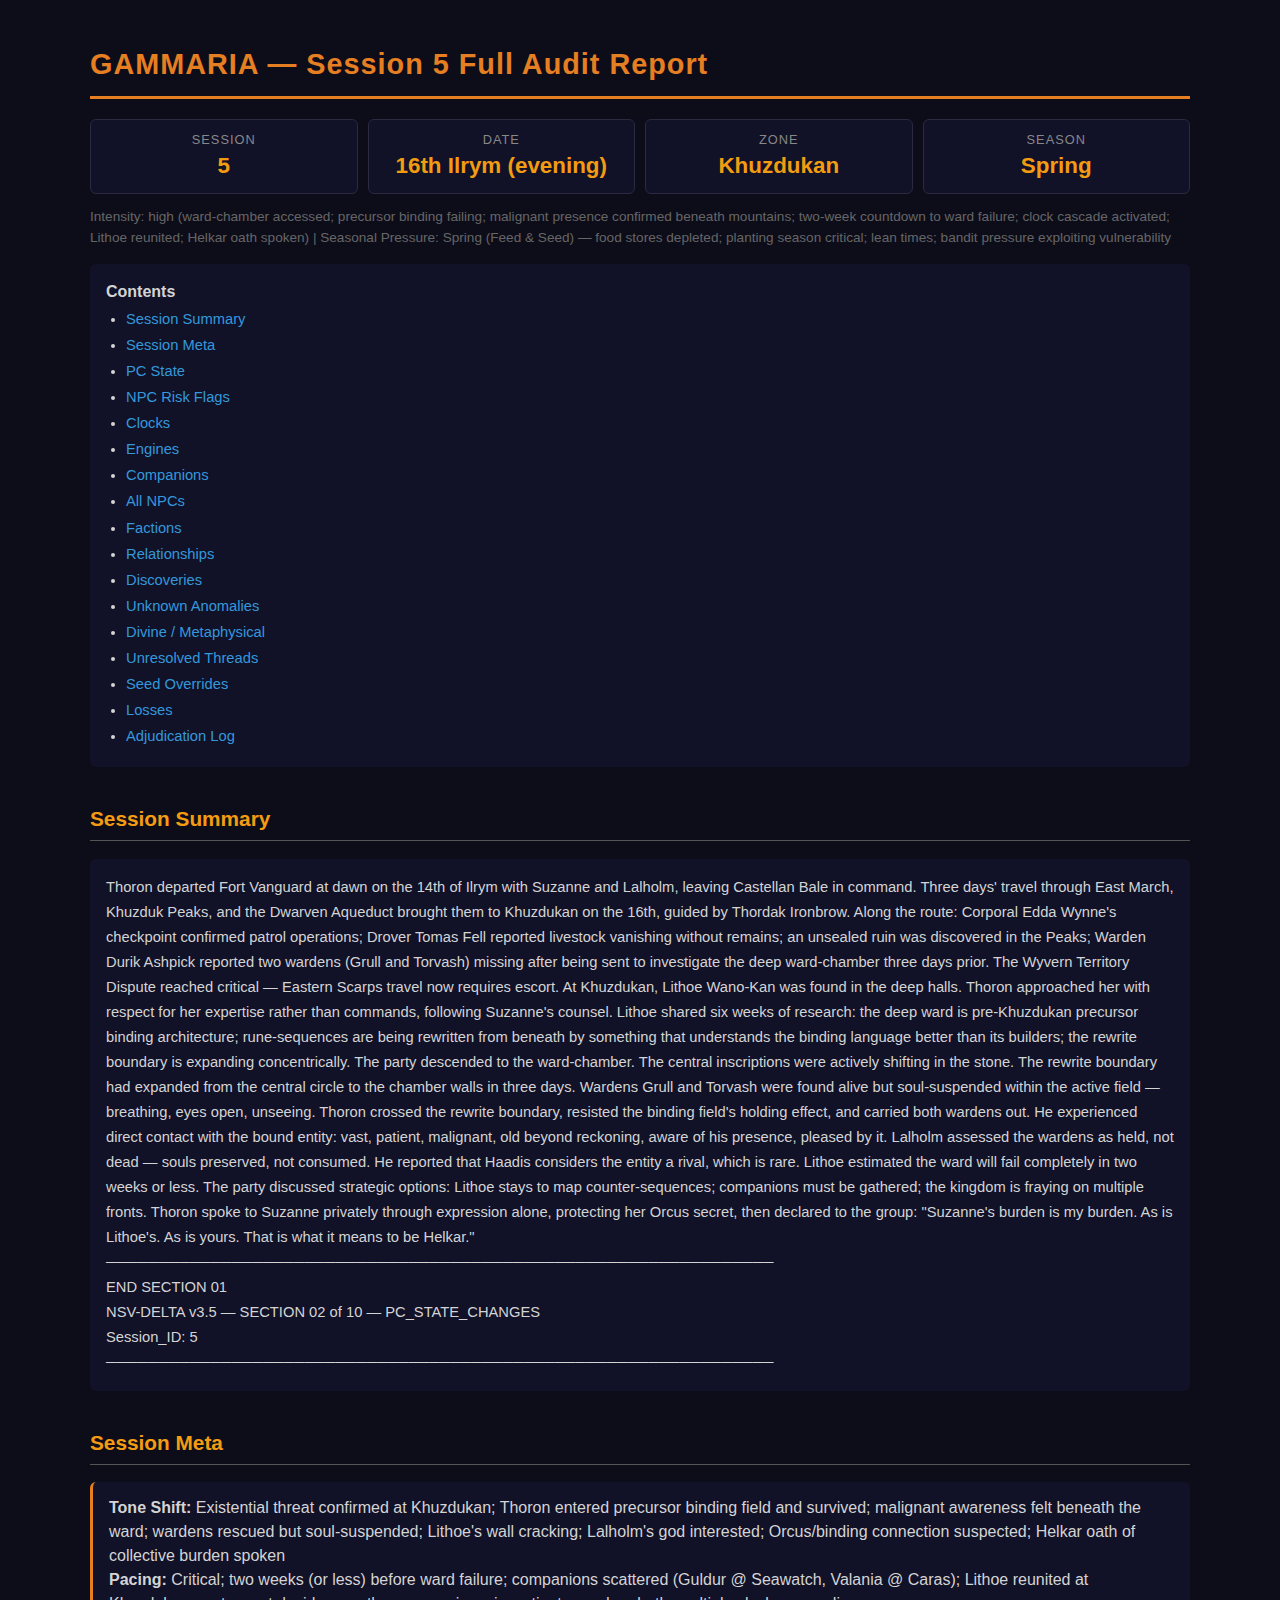
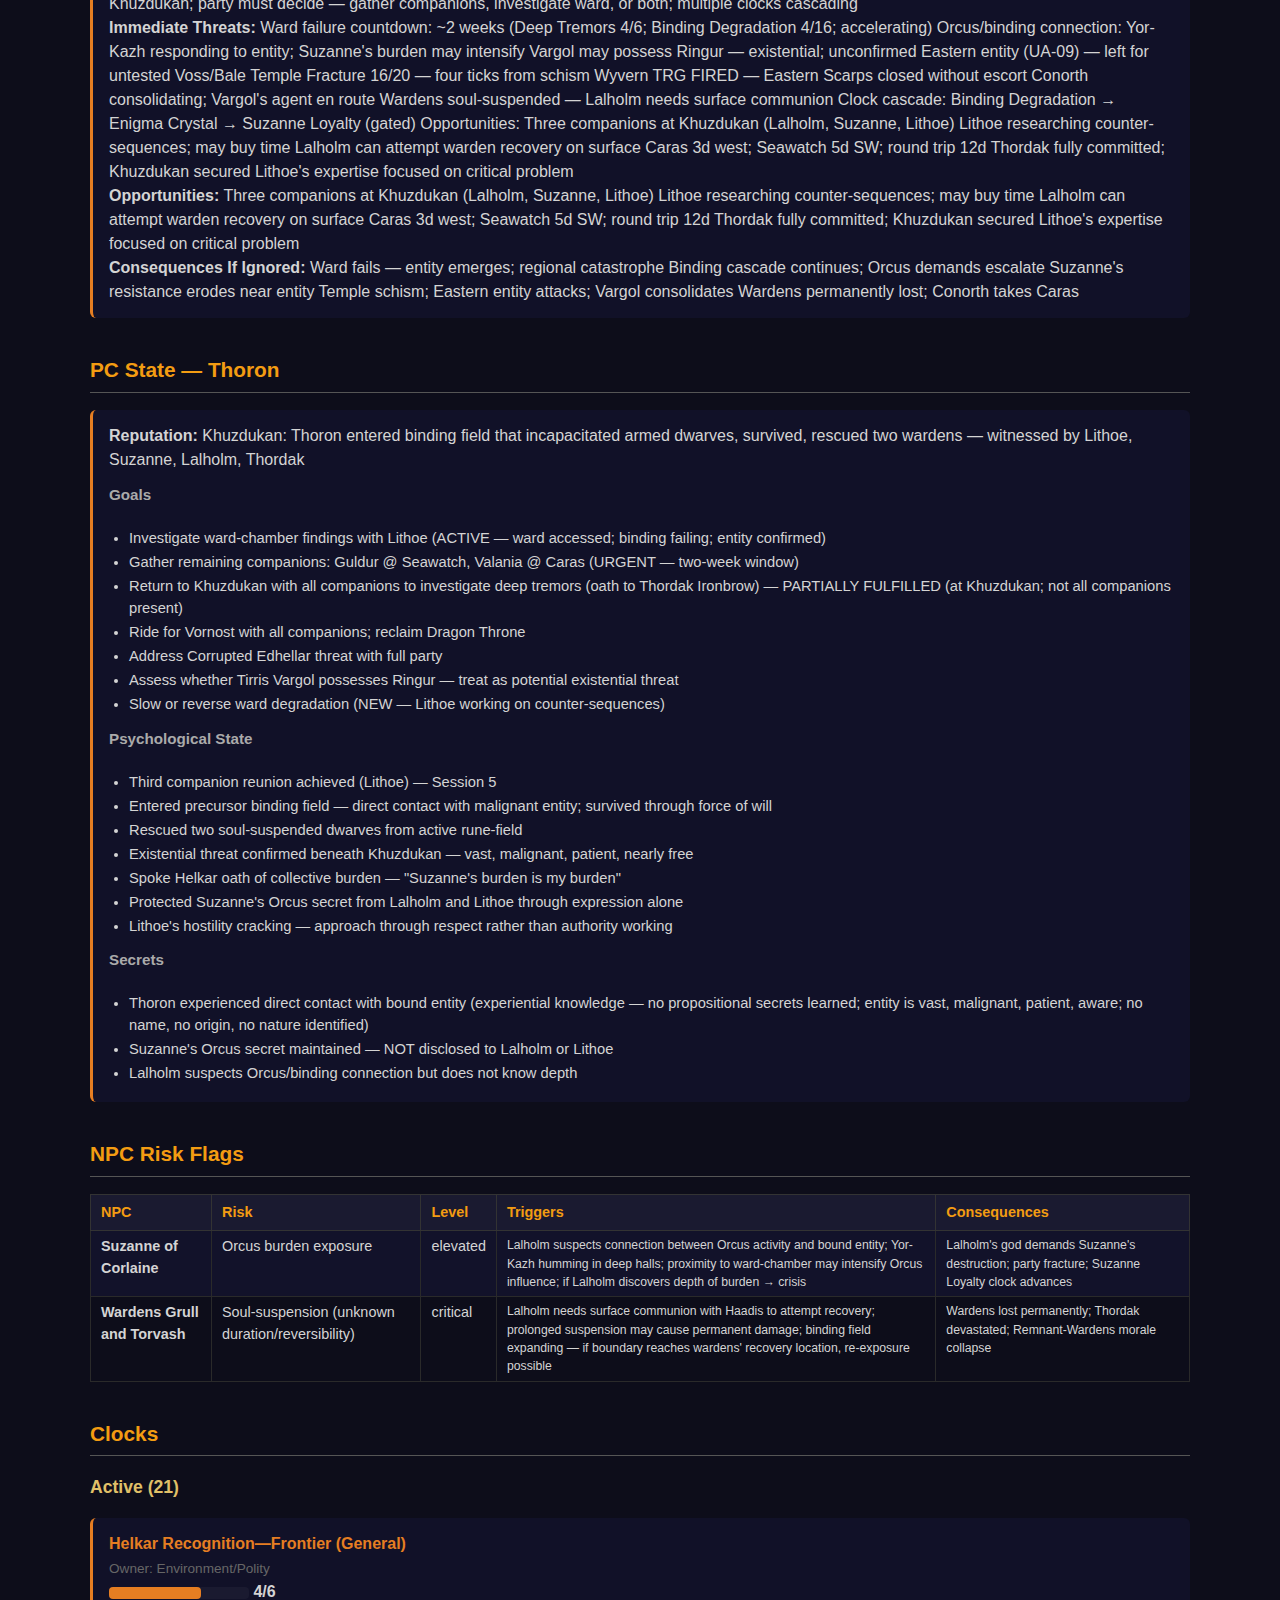
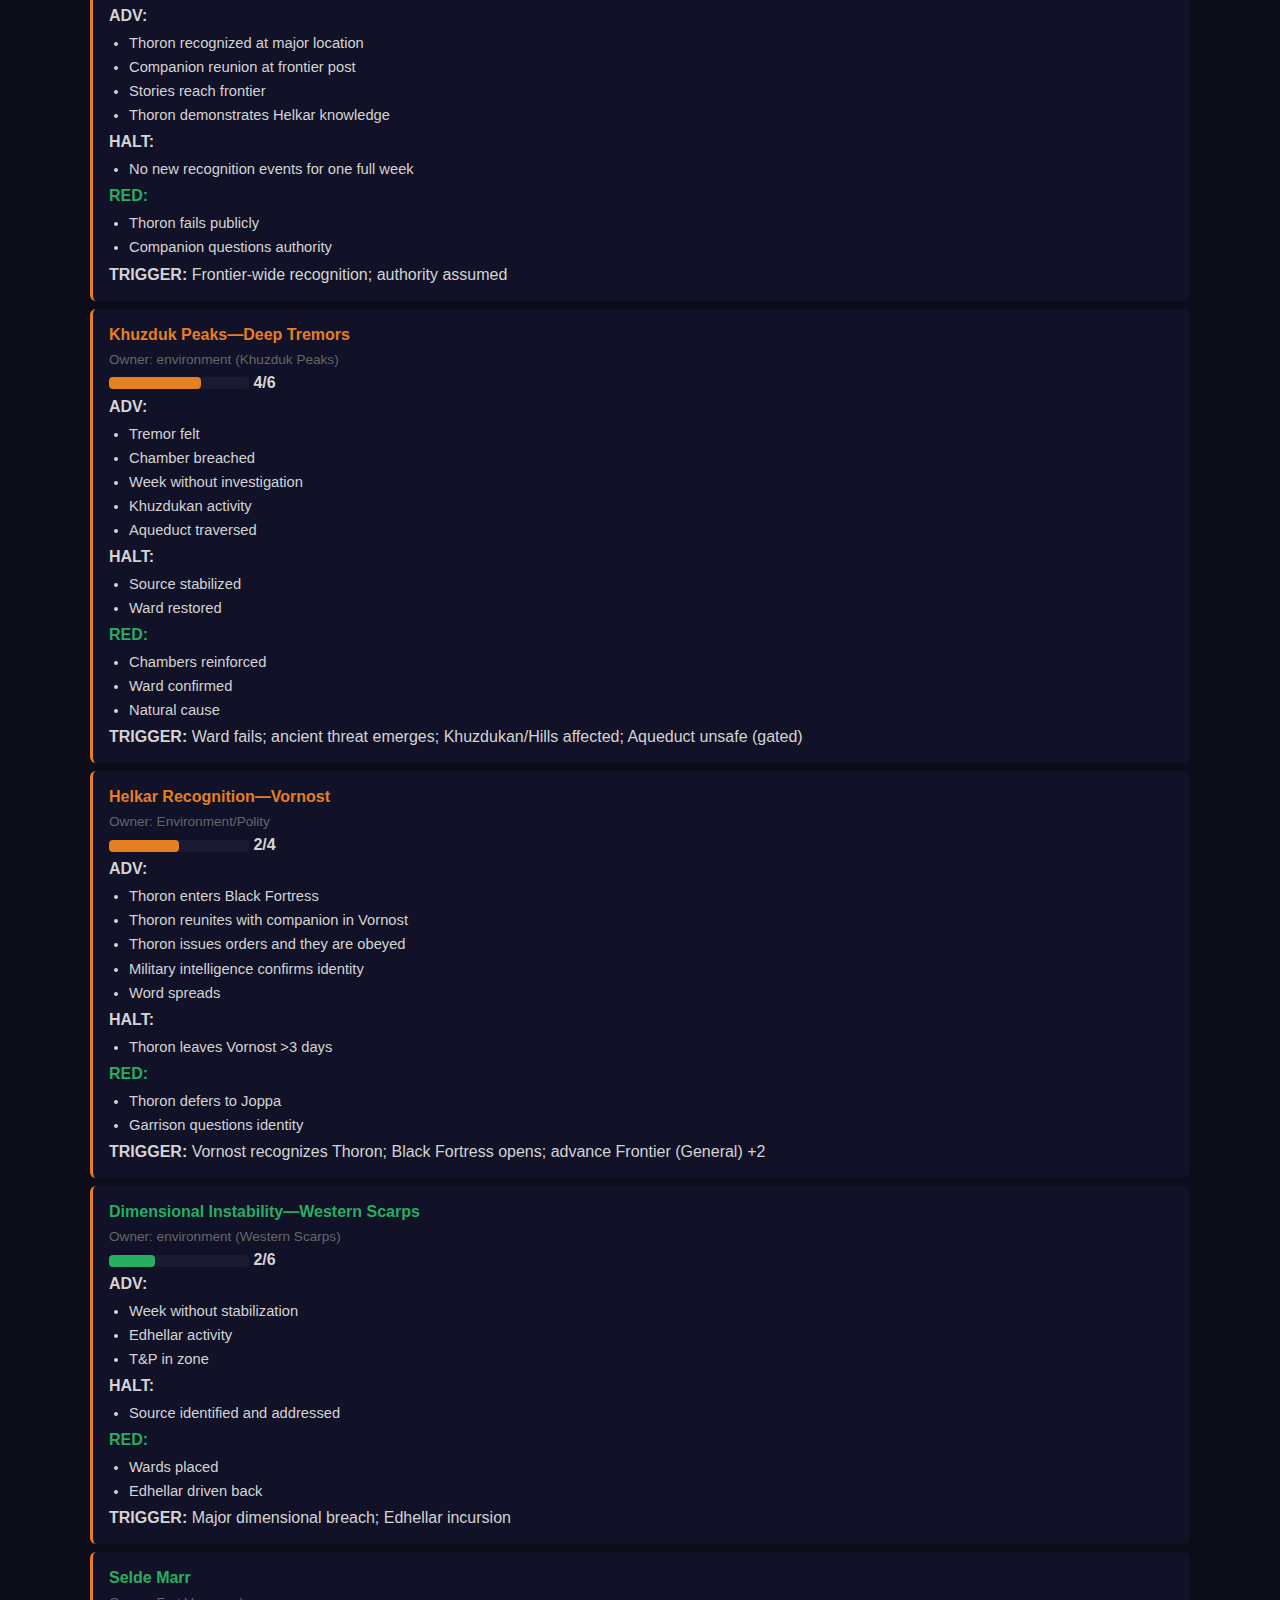
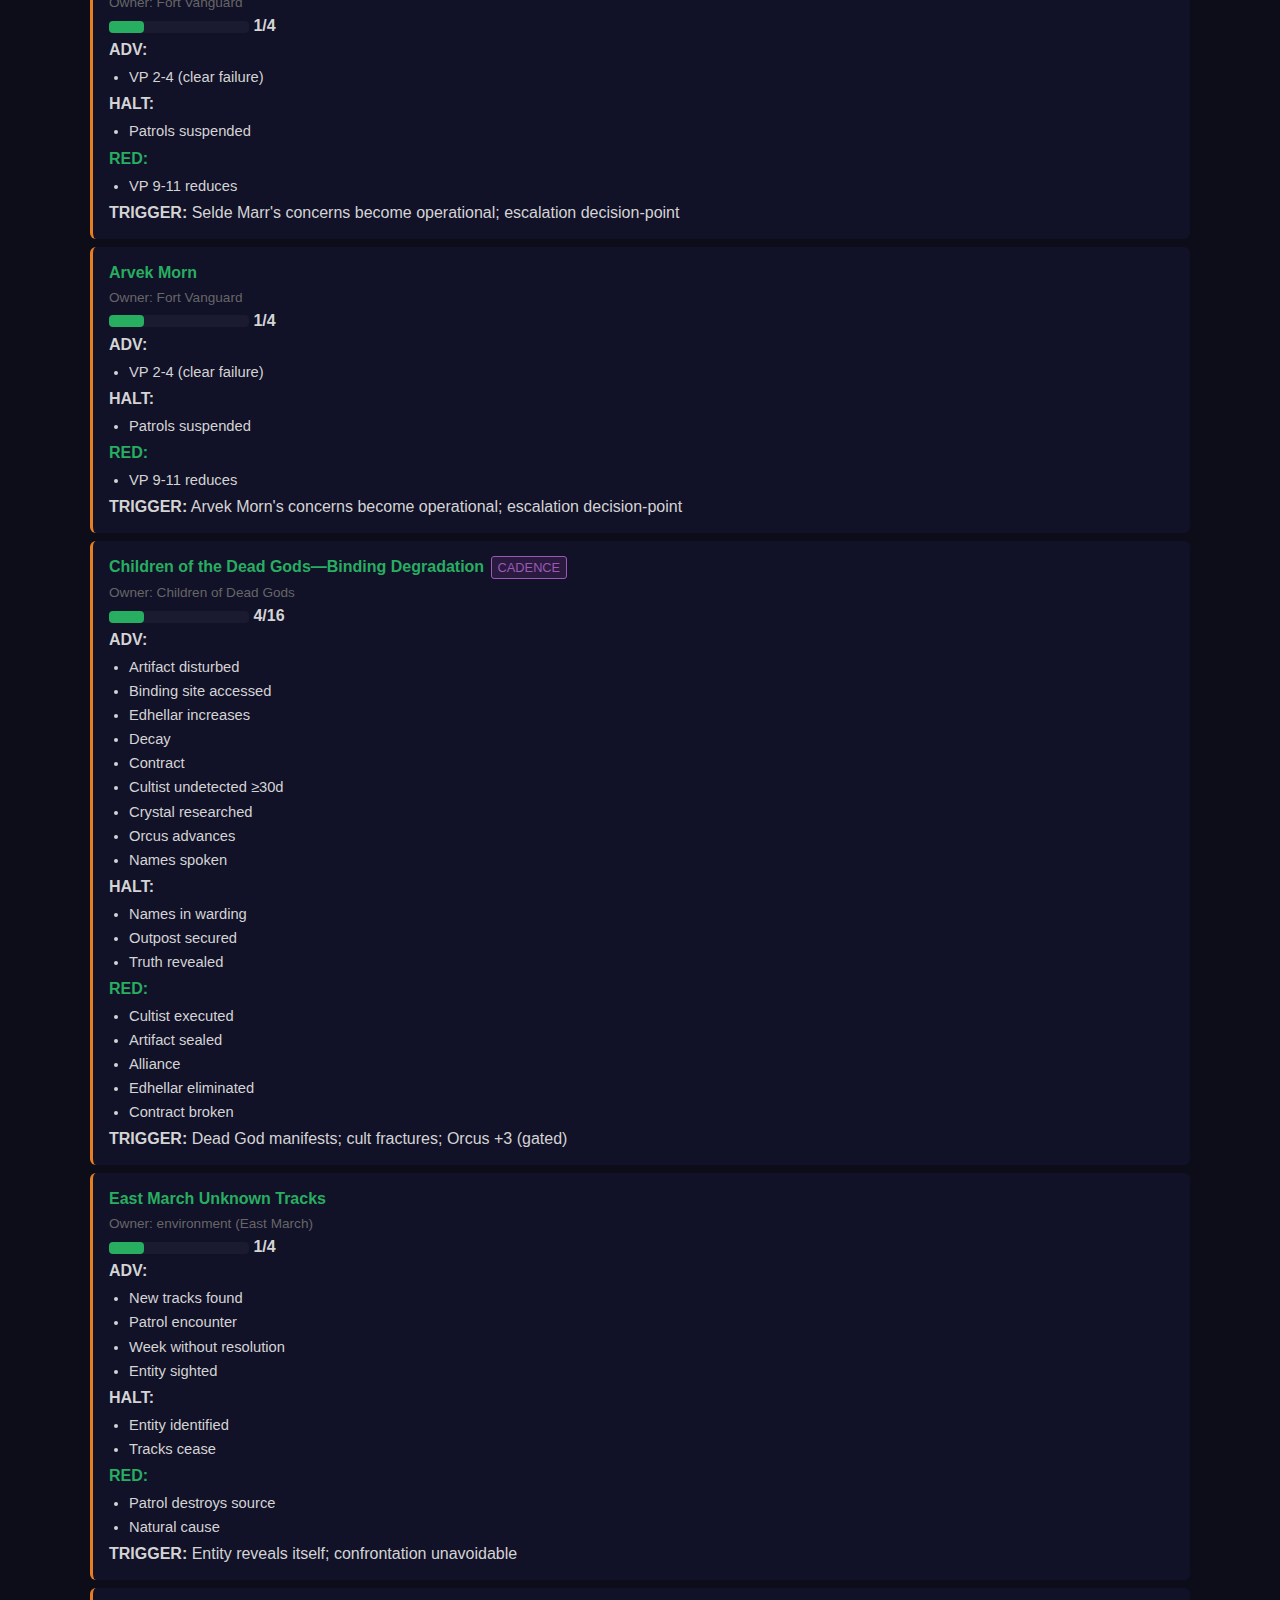
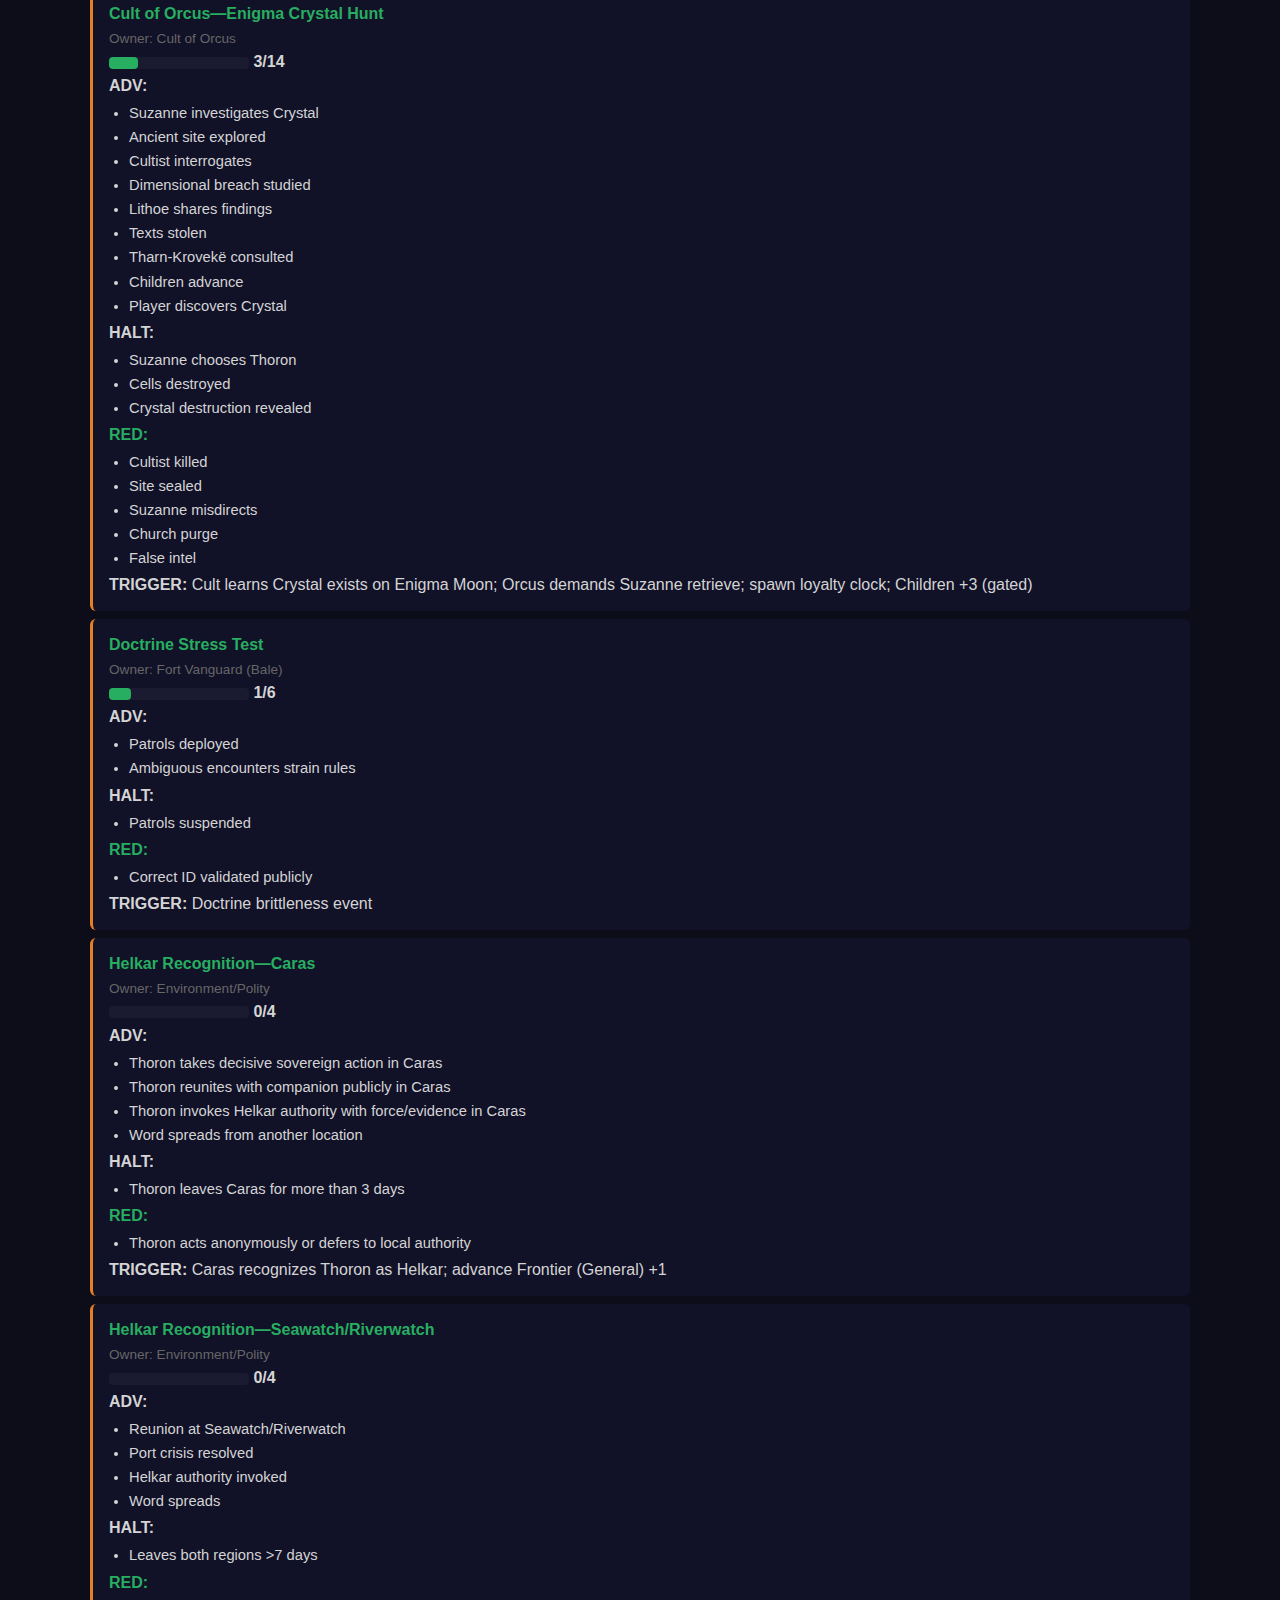
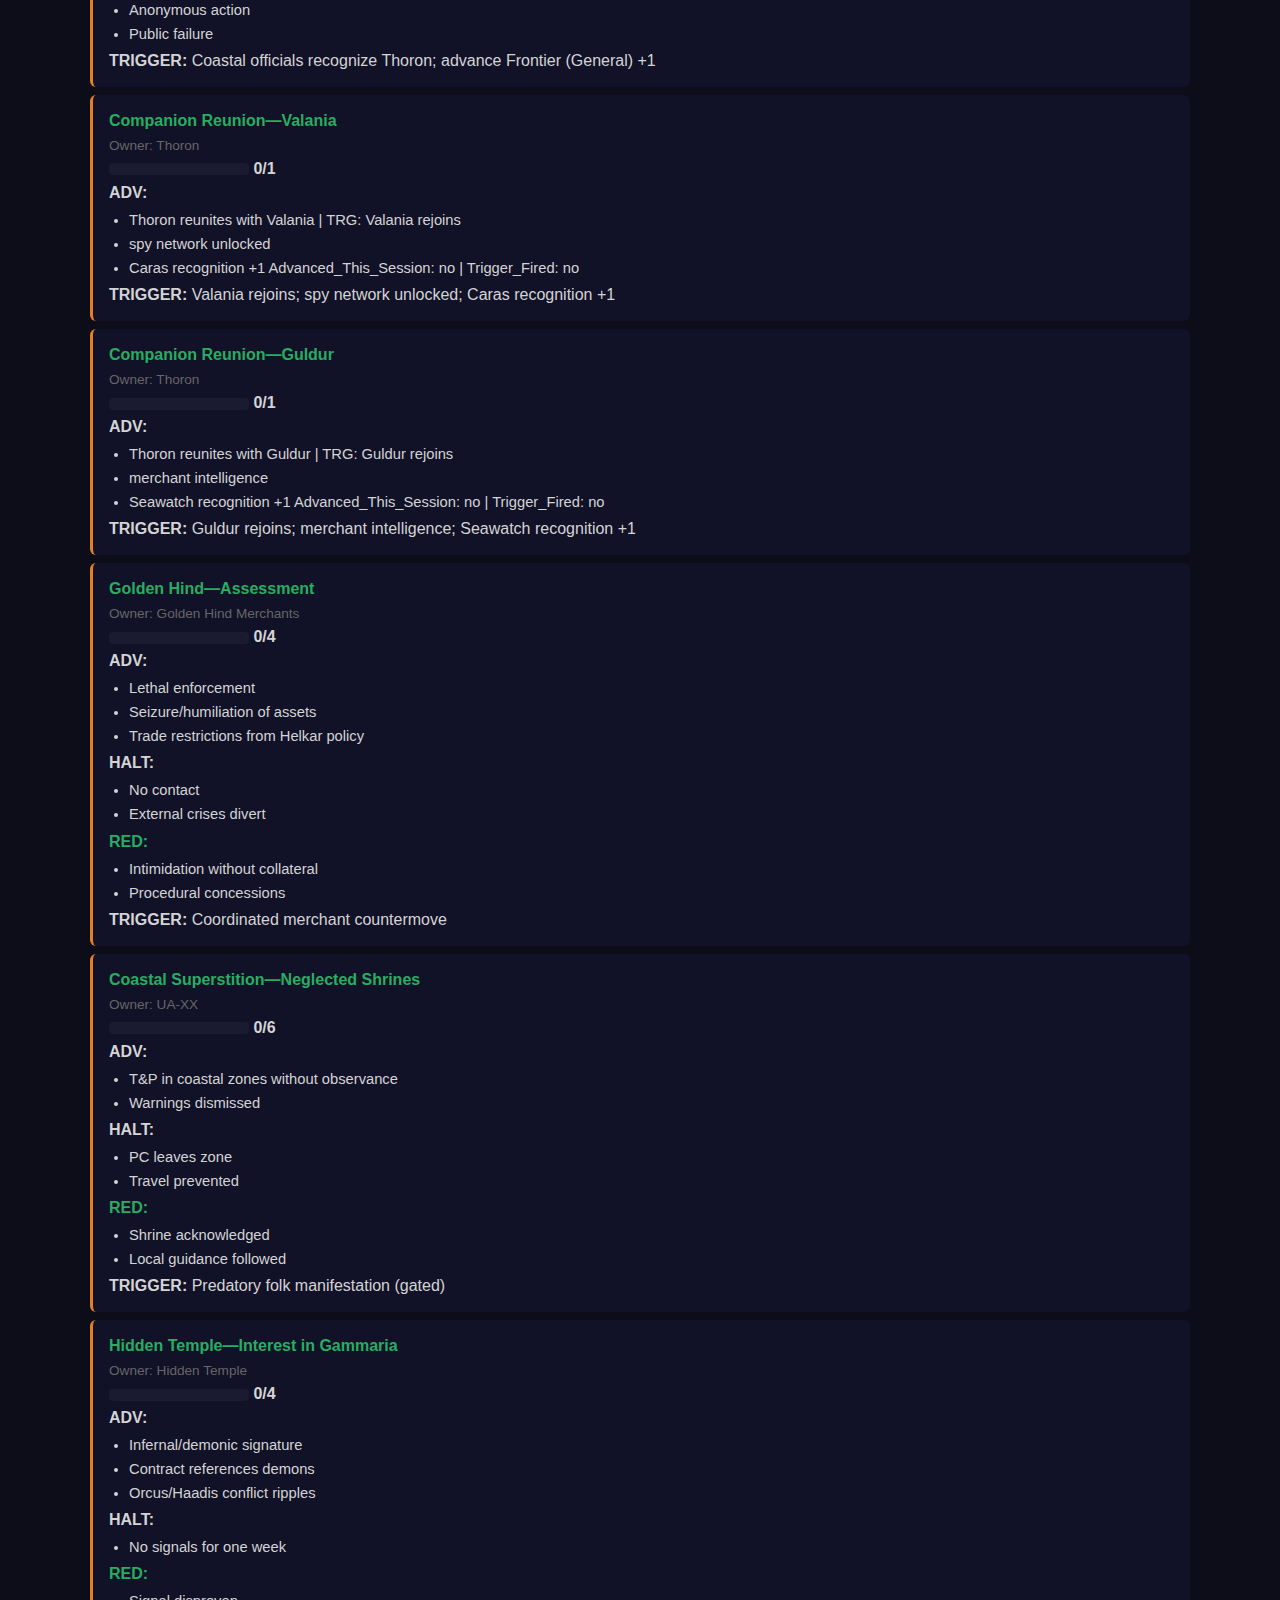
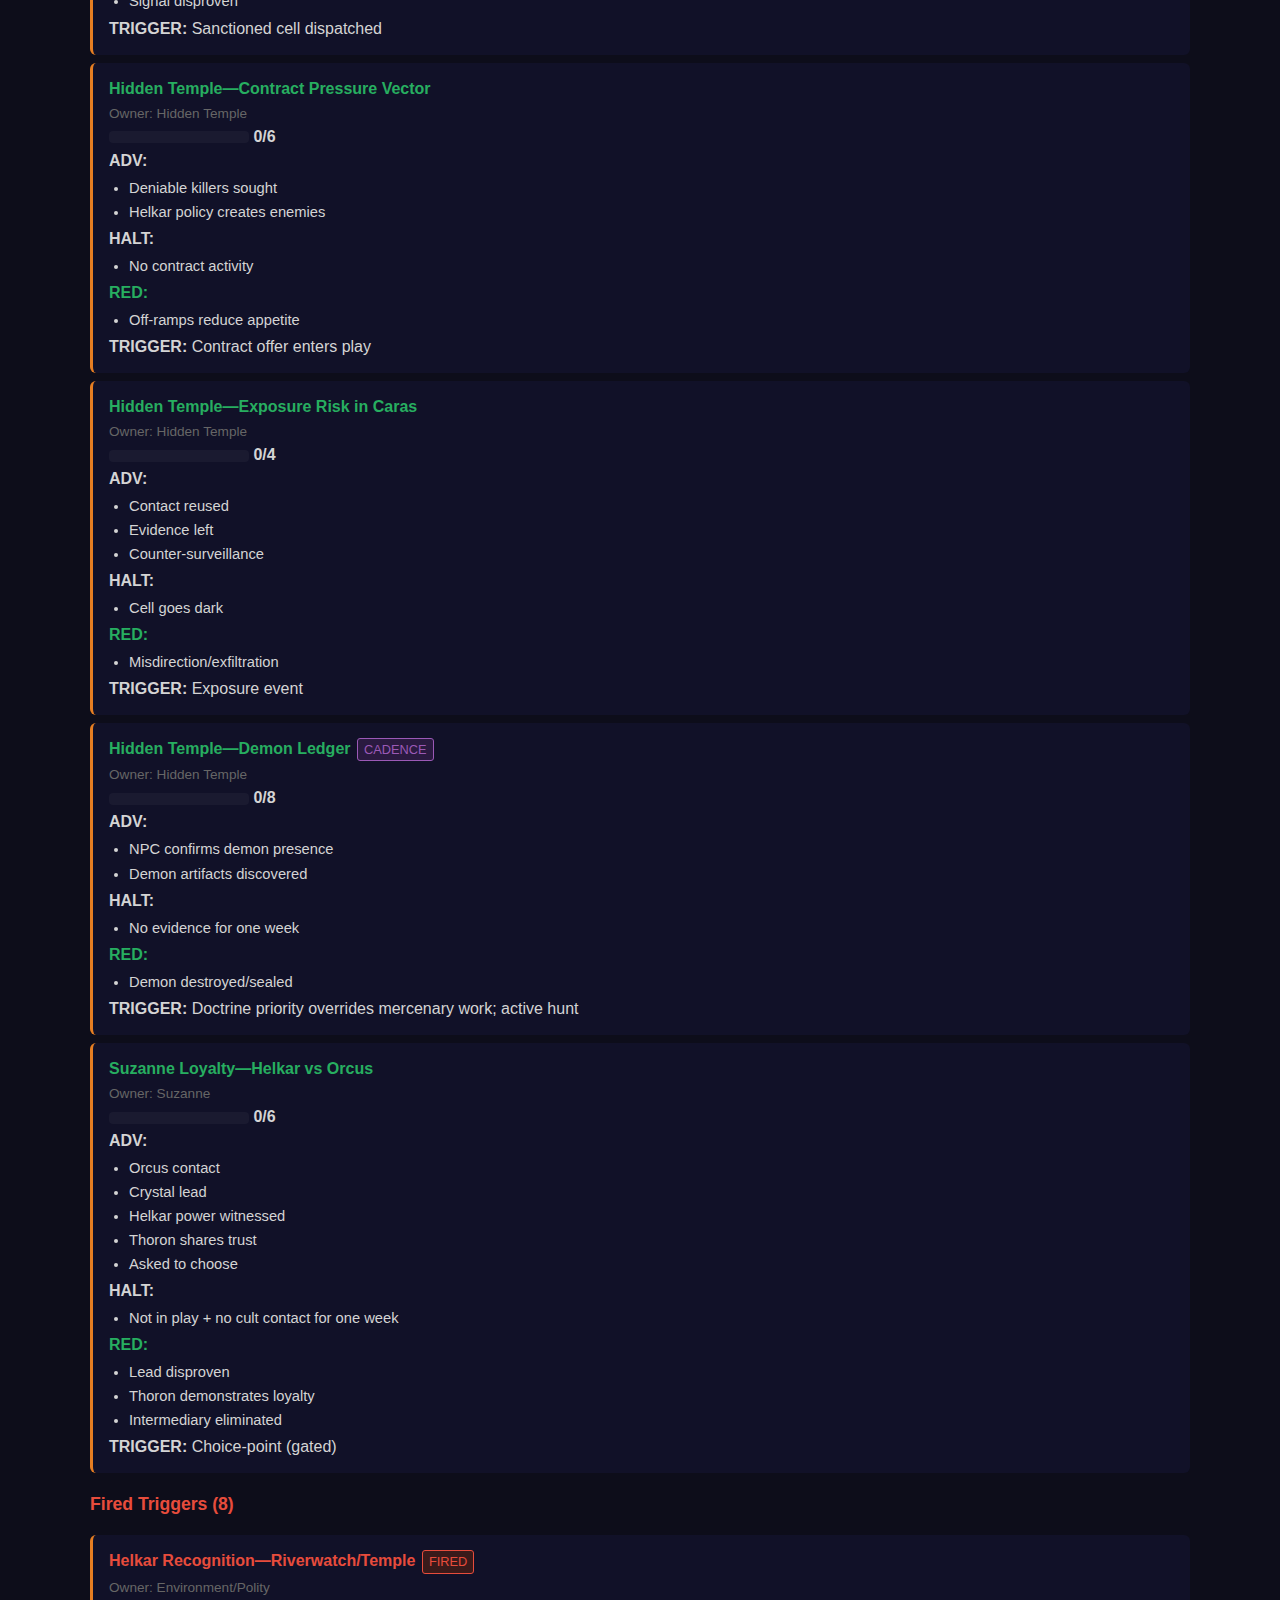
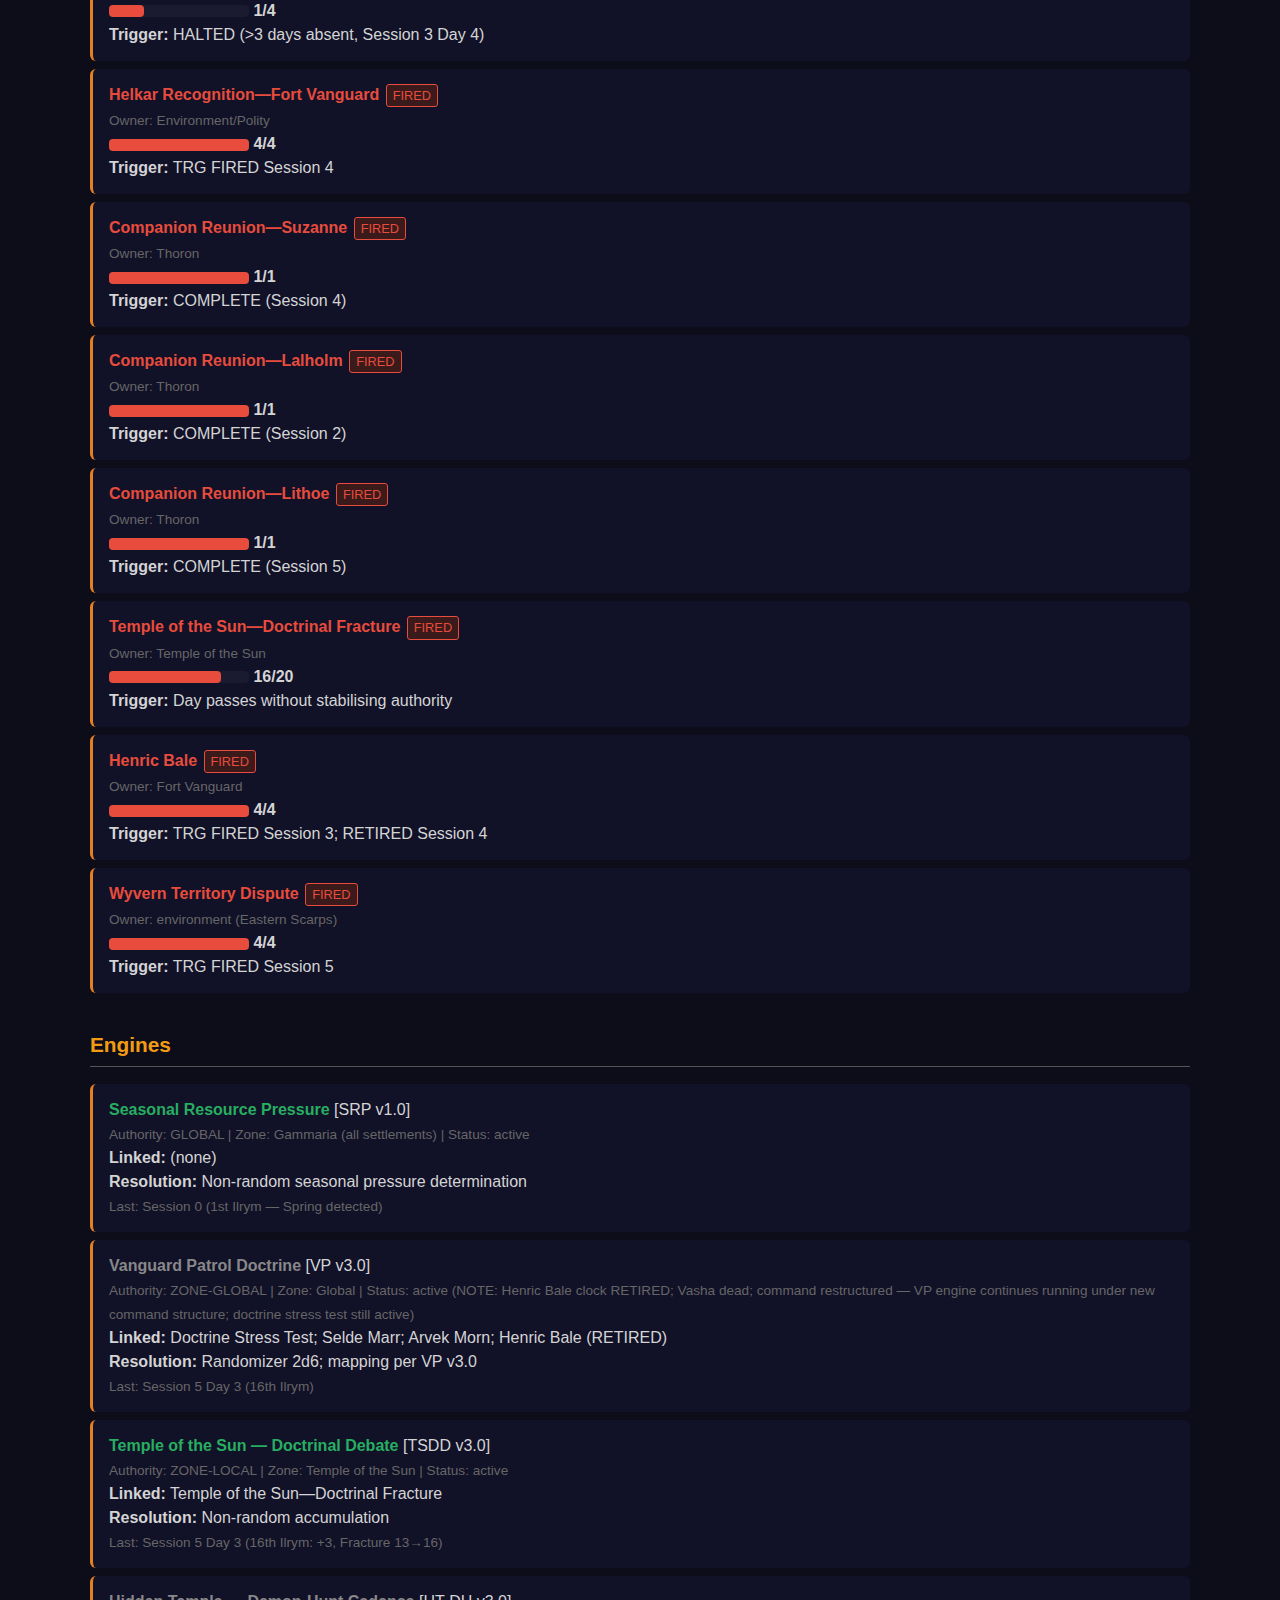
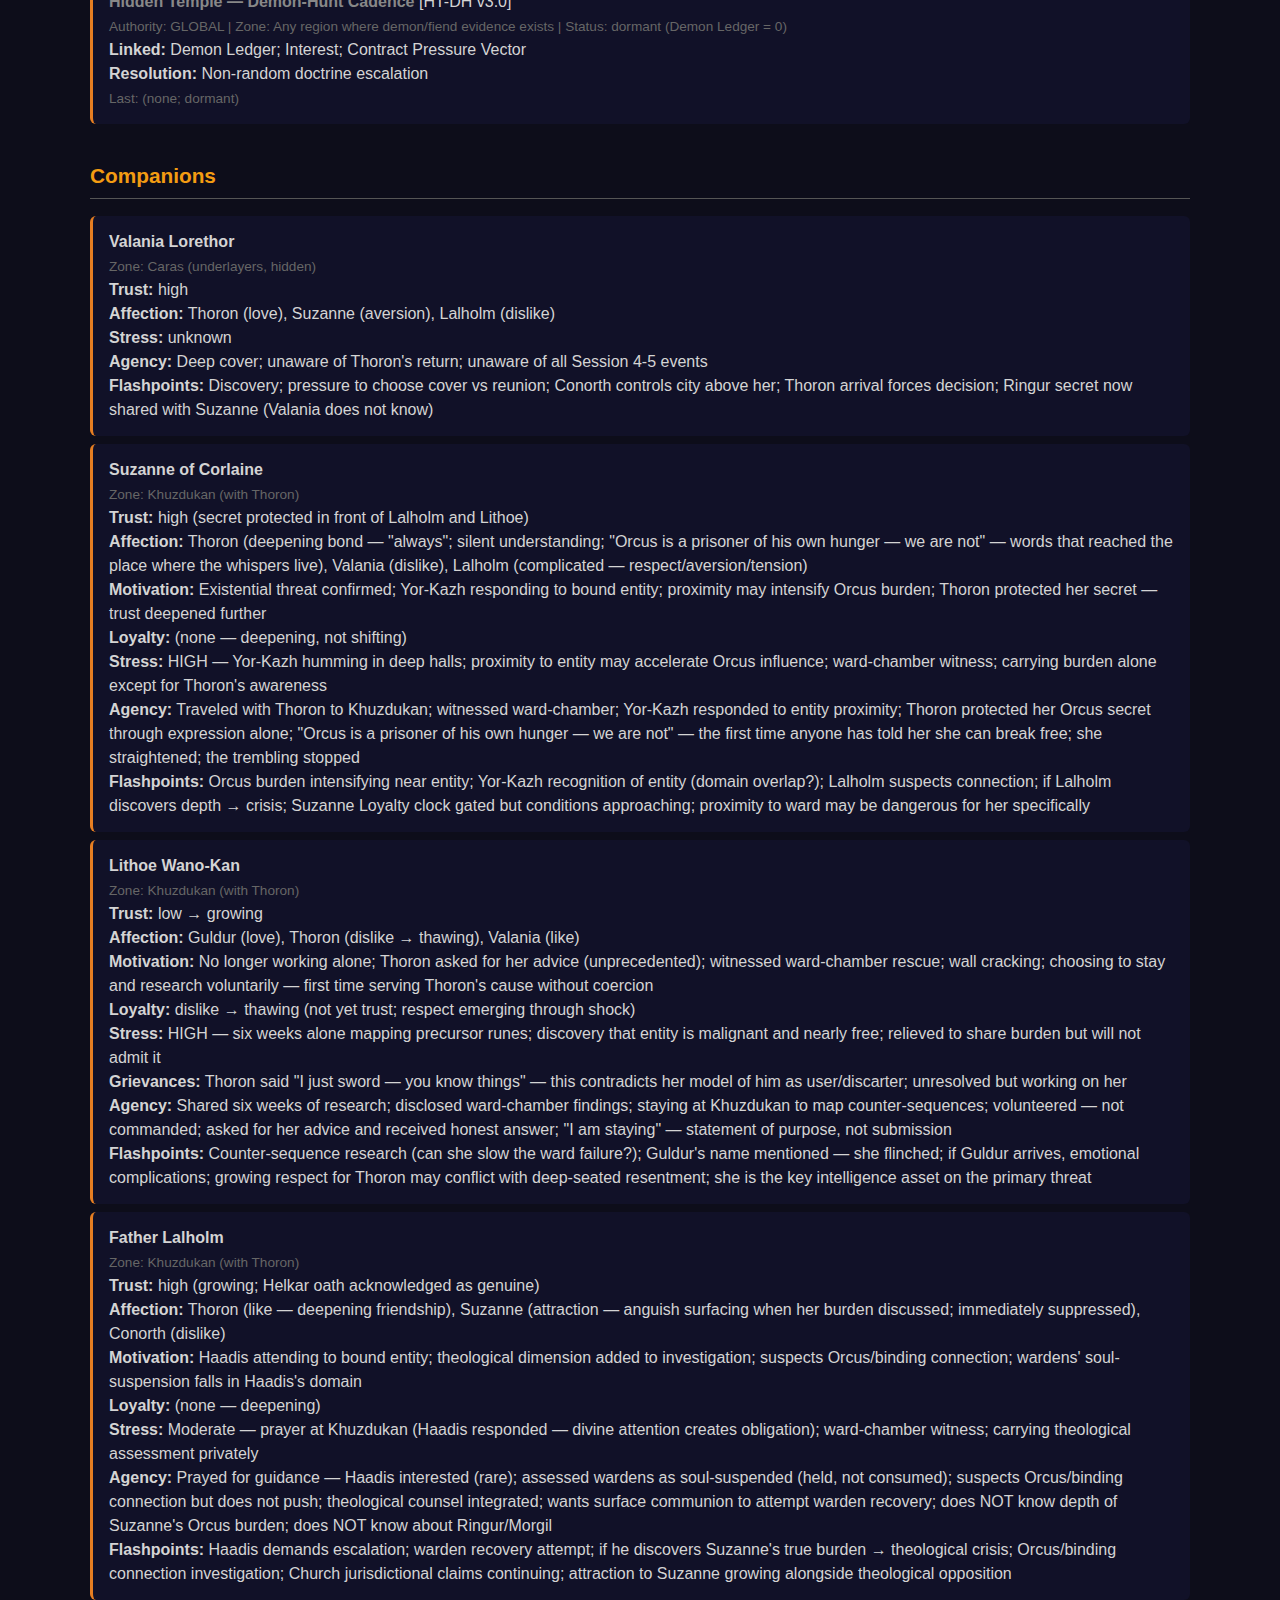
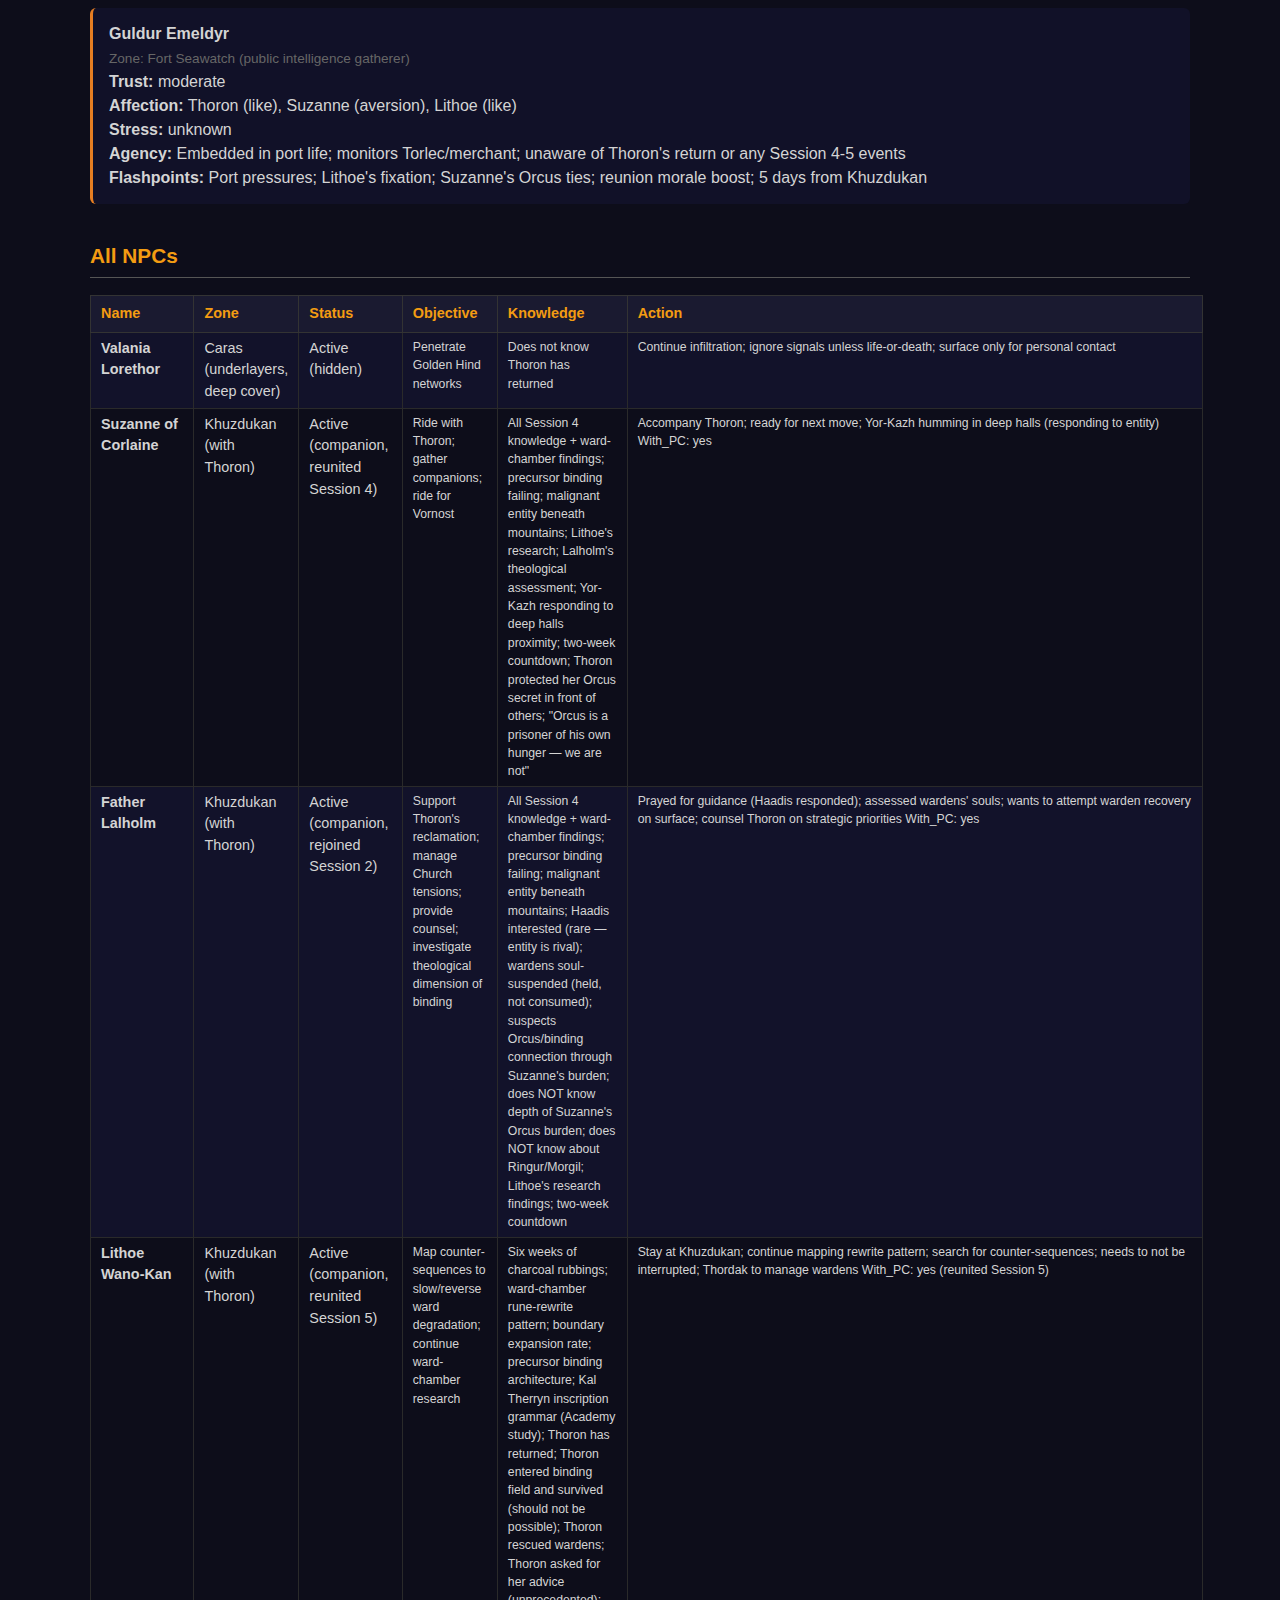
<file: session reports/Gammaria_Report_Session_05.html>
<!DOCTYPE html><html><head><meta charset='utf-8'><meta http-equiv='Content-Type' content='text/html; charset=utf-8'><title>Gammaria &mdash; Session 5 Audit</title><style>
body{background:#0d0d1a;color:#d4d4d4;font-family:'Segoe UI',Consolas,sans-serif;max-width:1100px;margin:0 auto;padding:24px;line-height:1.5}
h1{color:#e67e22;border-bottom:3px solid #e67e22;padding-bottom:10px;font-size:1.8em;letter-spacing:1px}
h2{color:#f39c12;margin-top:36px;border-bottom:1px solid #555;padding-bottom:6px;font-size:1.3em}
h3{color:#e0c068;margin-top:18px;font-size:1.1em}
h4{color:#aaa;margin-top:12px;font-size:0.95em}
table{border-collapse:collapse;width:100%;margin:8px 0 16px 0;font-size:0.9em}
th{background:#1a1a30;color:#f39c12;text-align:left;padding:7px 10px;border:1px solid #333;font-weight:600}
td{padding:5px 10px;border:1px solid #2a2a2a;vertical-align:top}
tr:nth-child(even){background:#12122a}
tr:nth-child(odd){background:#0d0d1a}
.bar-bg{background:#1a1a30;border-radius:4px;height:12px;width:140px;display:inline-block;vertical-align:middle}
.bar-fill{height:12px;border-radius:4px}
.fired{color:#e74c3c;font-weight:bold}
.muted{color:#666;font-size:0.85em}
.tag{display:inline-block;padding:1px 6px;border-radius:3px;font-size:0.8em;margin:1px 2px}
.tag-cadence{background:#2a1a40;color:#9b59b6;border:1px solid #9b59b6}
.tag-fired{background:#3a1a1a;color:#e74c3c;border:1px solid #e74c3c}
.tag-with-pc{background:#1a3a1a;color:#27ae60;border:1px solid #27ae60}
.tag-adv{background:#1a3a1a;color:#27ae60;border:1px solid #27ae60}
.section{background:#111128;padding:14px 16px;border-radius:6px;margin:8px 0;border-left:3px solid #e67e22}
.meta-grid{display:grid;grid-template-columns:repeat(4,1fr);gap:10px;margin:12px 0}
.meta-box{background:#111128;padding:10px;border-radius:6px;text-align:center;border:1px solid #2a2a40}
.meta-label{color:#888;font-size:0.8em;text-transform:uppercase;letter-spacing:1px}
.meta-value{color:#f39c12;font-size:1.4em;font-weight:bold}
.summary-block{background:#111128;padding:16px;border-radius:6px;margin:8px 0;line-height:1.7;white-space:pre-wrap;font-size:0.92em}
ul{margin:4px 0;padding-left:20px} li{margin:2px 0;font-size:0.92em}
.toc{background:#111128;padding:16px;border-radius:6px;margin:16px 0}
.toc a{color:#3498db;text-decoration:none} .toc a:hover{text-decoration:underline} .toc li{margin:4px 0}
details{margin:4px 0} details summary{cursor:pointer;color:#e0c068;font-weight:500}
</style></head><body>
<h1>GAMMARIA &mdash; Session 5 Full Audit Report</h1>
<div class='meta-grid'>
<div class='meta-box'><div class='meta-label'>Session</div><div class='meta-value'>5</div></div>
<div class='meta-box'><div class='meta-label'>Date</div><div class='meta-value'>16th Ilrym (evening)</div></div>
<div class='meta-box'><div class='meta-label'>Zone</div><div class='meta-value'>Khuzdukan</div></div>
<div class='meta-box'><div class='meta-label'>Season</div><div class='meta-value'>Spring</div></div>
</div>
<p class='muted'>Intensity: high (ward-chamber accessed; precursor binding failing; malignant presence confirmed beneath mountains; two-week countdown to ward failure; clock cascade activated; Lithoe reunited; Helkar oath spoken) | Seasonal Pressure: Spring (Feed &amp; Seed) &#8212; food stores depleted; planting season critical; lean times; bandit pressure exploiting vulnerability</p>
<div class='toc'><strong>Contents</strong><ul>
<li><a href='#summary'>Session Summary</a></li>
<li><a href='#meta'>Session Meta</a></li>
<li><a href='#pc'>PC State</a></li>
<li><a href='#risk'>NPC Risk Flags</a></li>
<li><a href='#clocks'>Clocks</a></li>
<li><a href='#engines'>Engines</a></li>
<li><a href='#companions'>Companions</a></li>
<li><a href='#npcs'>All NPCs</a></li>
<li><a href='#factions'>Factions</a></li>
<li><a href='#rels'>Relationships</a></li>
<li><a href='#discs'>Discoveries</a></li>
<li><a href='#ua'>Unknown Anomalies</a></li>
<li><a href='#divine'>Divine / Metaphysical</a></li>
<li><a href='#threads'>Unresolved Threads</a></li>
<li><a href='#seed'>Seed Overrides</a></li>
<li><a href='#losses'>Losses</a></li>
<li><a href='#log'>Adjudication Log</a></li>
</ul></div>
<h2 id='summary'>Session Summary</h2>
<div class='summary-block'>Thoron departed Fort Vanguard at dawn on the 14th of Ilrym with Suzanne and Lalholm, leaving Castellan Bale in command. Three days&#x27; travel through East March, Khuzduk Peaks, and the Dwarven Aqueduct brought them to Khuzdukan on the 16th, guided by Thordak Ironbrow. Along the route: Corporal Edda Wynne&#x27;s checkpoint confirmed patrol operations; Drover Tomas Fell reported livestock vanishing without remains; an unsealed ruin was discovered in the Peaks; Warden Durik Ashpick reported two wardens (Grull and Torvash) missing after being sent to investigate the deep ward-chamber three days prior. The Wyvern Territory Dispute reached critical &#8212; Eastern Scarps travel now requires escort. At Khuzdukan, Lithoe Wano-Kan was found in the deep halls. Thoron approached her with respect for her expertise rather than commands, following Suzanne&#x27;s counsel. Lithoe shared six weeks of research: the deep ward is pre-Khuzdukan precursor binding architecture; rune-sequences are being rewritten from beneath by something that understands the binding language better than its builders; the rewrite boundary is expanding concentrically. The party descended to the ward-chamber. The central inscriptions were actively shifting in the stone. The rewrite boundary had expanded from the central circle to the chamber walls in three days. Wardens Grull and Torvash were found alive but soul-suspended within the active field &#8212; breathing, eyes open, unseeing. Thoron crossed the rewrite boundary, resisted the binding field&#x27;s holding effect, and carried both wardens out. He experienced direct contact with the bound entity: vast, patient, malignant, old beyond reckoning, aware of his presence, pleased by it. Lalholm assessed the wardens as held, not dead &#8212; souls preserved, not consumed. He reported that Haadis considers the entity a rival, which is rare. Lithoe estimated the ward will fail completely in two weeks or less. The party discussed strategic options: Lithoe stays to map counter-sequences; companions must be gathered; the kingdom is fraying on multiple fronts. Thoron spoke to Suzanne privately through expression alone, protecting her Orcus secret, then declared to the group: &quot;Suzanne&#x27;s burden is my burden. As is Lithoe&#x27;s. As is yours. That is what it means to be Helkar.&quot;
&#9472;&#9472;&#9472;&#9472;&#9472;&#9472;&#9472;&#9472;&#9472;&#9472;&#9472;&#9472;&#9472;&#9472;&#9472;&#9472;&#9472;&#9472;&#9472;&#9472;&#9472;&#9472;&#9472;&#9472;&#9472;&#9472;&#9472;&#9472;&#9472;&#9472;&#9472;&#9472;&#9472;&#9472;&#9472;&#9472;&#9472;&#9472;&#9472;&#9472;&#9472;&#9472;&#9472;&#9472;&#9472;&#9472;&#9472;&#9472;&#9472;&#9472;&#9472;&#9472;&#9472;&#9472;&#9472;&#9472;&#9472;&#9472;&#9472;&#9472;&#9472;&#9472;&#9472;&#9472;
END SECTION 01
NSV-DELTA v3.5 &#8212; SECTION 02 of 10 &#8212; PC_STATE_CHANGES
Session_ID: 5
&#9472;&#9472;&#9472;&#9472;&#9472;&#9472;&#9472;&#9472;&#9472;&#9472;&#9472;&#9472;&#9472;&#9472;&#9472;&#9472;&#9472;&#9472;&#9472;&#9472;&#9472;&#9472;&#9472;&#9472;&#9472;&#9472;&#9472;&#9472;&#9472;&#9472;&#9472;&#9472;&#9472;&#9472;&#9472;&#9472;&#9472;&#9472;&#9472;&#9472;&#9472;&#9472;&#9472;&#9472;&#9472;&#9472;&#9472;&#9472;&#9472;&#9472;&#9472;&#9472;&#9472;&#9472;&#9472;&#9472;&#9472;&#9472;&#9472;&#9472;&#9472;&#9472;&#9472;&#9472;</div>
<h2 id='meta'>Session Meta</h2><div class='section'>
<b>Tone Shift:</b> Existential threat confirmed at Khuzdukan; Thoron entered precursor binding field and survived; malignant awareness felt beneath the ward; wardens rescued but soul-suspended; Lithoe&#x27;s wall cracking; Lalholm&#x27;s god interested; Orcus/binding connection suspected; Helkar oath of collective burden spoken<br>
<b>Pacing:</b> Critical; two weeks (or less) before ward failure; companions scattered (Guldur @ Seawatch, Valania @ Caras); Lithoe reunited at Khuzdukan; party must decide &#8212; gather companions, investigate ward, or both; multiple clocks cascading<br>
<b>Immediate Threats:</b> Ward failure countdown: ~2 weeks (Deep Tremors 4/6; Binding Degradation 4/16; accelerating)
Orcus/binding connection: Yor-Kazh responding to entity; Suzanne&#x27;s burden may intensify
Vargol may possess Ringur &#8212; existential; unconfirmed
Eastern entity (UA-09) &#8212; left for untested Voss/Bale
Temple Fracture 16/20 &#8212; four ticks from schism
Wyvern TRG FIRED &#8212; Eastern Scarps closed without escort
Conorth consolidating; Vargol&#x27;s agent en route
Wardens soul-suspended &#8212; Lalholm needs surface communion
Clock cascade: Binding Degradation &#8594; Enigma Crystal &#8594; Suzanne Loyalty (gated)

Opportunities:
Three companions at Khuzdukan (Lalholm, Suzanne, Lithoe)
Lithoe researching counter-sequences; may buy time
Lalholm can attempt warden recovery on surface
Caras 3d west; Seawatch 5d SW; round trip 12d
Thordak fully committed; Khuzdukan secured
Lithoe&#x27;s expertise focused on critical problem<br>
<b>Opportunities:</b> Three companions at Khuzdukan (Lalholm, Suzanne, Lithoe)
Lithoe researching counter-sequences; may buy time
Lalholm can attempt warden recovery on surface
Caras 3d west; Seawatch 5d SW; round trip 12d
Thordak fully committed; Khuzdukan secured
Lithoe&#x27;s expertise focused on critical problem<br>
<b>Consequences If Ignored:</b> Ward fails &#8212; entity emerges; regional catastrophe
Binding cascade continues; Orcus demands escalate
Suzanne&#x27;s resistance erodes near entity
Temple schism; Eastern entity attacks; Vargol consolidates
Wardens permanently lost; Conorth takes Caras<br>
</div>
<h2 id='pc'>PC State &mdash; Thoron</h2>
<div class='section'>
<b>Reputation:</b> Khuzdukan: Thoron entered binding field that incapacitated armed dwarves, survived, rescued two wardens &#8212; witnessed by Lithoe, Suzanne, Lalholm, Thordak<br>
<h4>Goals</h4><ul>
<li>Investigate ward-chamber findings with Lithoe (ACTIVE &#8212; ward accessed; binding failing; entity confirmed)</li>
<li>Gather remaining companions: Guldur @ Seawatch, Valania @ Caras (URGENT &#8212; two-week window)</li>
<li>Return to Khuzdukan with all companions to investigate deep tremors (oath to Thordak Ironbrow) &#8212; PARTIALLY FULFILLED (at Khuzdukan; not all companions present)</li>
<li>Ride for Vornost with all companions; reclaim Dragon Throne</li>
<li>Address Corrupted Edhellar threat with full party</li>
<li>Assess whether Tirris Vargol possesses Ringur &#8212; treat as potential existential threat</li>
<li>Slow or reverse ward degradation (NEW &#8212; Lithoe working on counter-sequences)</li>
</ul>
<h4>Psychological State</h4><ul>
<li>Third companion reunion achieved (Lithoe) &#8212; Session 5</li>
<li>Entered precursor binding field &#8212; direct contact with malignant entity; survived through force of will</li>
<li>Rescued two soul-suspended dwarves from active rune-field</li>
<li>Existential threat confirmed beneath Khuzdukan &#8212; vast, malignant, patient, nearly free</li>
<li>Spoke Helkar oath of collective burden &#8212; &quot;Suzanne&#x27;s burden is my burden&quot;</li>
<li>Protected Suzanne&#x27;s Orcus secret from Lalholm and Lithoe through expression alone</li>
<li>Lithoe&#x27;s hostility cracking &#8212; approach through respect rather than authority working</li>
</ul>
<h4>Secrets</h4><ul>
<li>Thoron experienced direct contact with bound entity (experiential knowledge &#8212; no propositional secrets learned; entity is vast, malignant, patient, aware; no name, no origin, no nature identified)</li>
<li>Suzanne&#x27;s Orcus secret maintained &#8212; NOT disclosed to Lalholm or Lithoe</li>
<li>Lalholm suspects Orcus/binding connection but does not know depth</li>
</ul>
</div>
<h2 id='risk'>NPC Risk Flags</h2>
<table><tr><th>NPC</th><th>Risk</th><th>Level</th><th>Triggers</th><th>Consequences</th></tr>
<tr><td><b>Suzanne of Corlaine</b></td><td>Orcus burden exposure</td><td>elevated</td><td style='font-size:0.85em'>Lalholm suspects connection between Orcus activity and bound entity; Yor-Kazh humming in deep halls; proximity to ward-chamber may intensify Orcus influence; if Lalholm discovers depth of burden &#8594; crisis</td><td style='font-size:0.85em'>Lalholm&#x27;s god demands Suzanne&#x27;s destruction; party fracture; Suzanne Loyalty clock advances</td></tr>
<tr><td><b>Wardens Grull and Torvash</b></td><td>Soul-suspension (unknown duration/reversibility)</td><td>critical</td><td style='font-size:0.85em'>Lalholm needs surface communion with Haadis to attempt recovery; prolonged suspension may cause permanent damage; binding field expanding &#8212; if boundary reaches wardens&#x27; recovery location, re-exposure possible</td><td style='font-size:0.85em'>Wardens lost permanently; Thordak devastated; Remnant-Wardens morale collapse</td></tr>
</table>
<h2 id='clocks'>Clocks</h2>
<h3>Active (21)</h3>
<div class='section'><b style='color:#e67e22'>Helkar Recognition&#8212;Frontier (General)</b><br>
<span class='muted'>Owner: Environment/Polity</span><br>
<div class="bar-bg"><div class="bar-fill" style="background:#e67e22;width:66%"></div></div> <b>4/6</b><br>
<b>ADV:</b><ul>
<li>Thoron recognized at major location</li>
<li>Companion reunion at frontier post</li>
<li>Stories reach frontier</li>
<li>Thoron demonstrates Helkar knowledge</li>
</ul>
<b>HALT:</b><ul>
<li>No new recognition events for one full week</li>
</ul>
<b style='color:#27ae60'>RED:</b><ul>
<li>Thoron fails publicly</li>
<li>Companion questions authority</li>
</ul>
<b>TRIGGER:</b> Frontier-wide recognition; authority assumed<br>
</div>
<div class='section'><b style='color:#e67e22'>Khuzduk Peaks&#8212;Deep Tremors</b><br>
<span class='muted'>Owner: environment (Khuzduk Peaks)</span><br>
<div class="bar-bg"><div class="bar-fill" style="background:#e67e22;width:66%"></div></div> <b>4/6</b><br>
<b>ADV:</b><ul>
<li>Tremor felt</li>
<li>Chamber breached</li>
<li>Week without investigation</li>
<li>Khuzdukan activity</li>
<li>Aqueduct traversed</li>
</ul>
<b>HALT:</b><ul>
<li>Source stabilized</li>
<li>Ward restored</li>
</ul>
<b style='color:#27ae60'>RED:</b><ul>
<li>Chambers reinforced</li>
<li>Ward confirmed</li>
<li>Natural cause</li>
</ul>
<b>TRIGGER:</b> Ward fails; ancient threat emerges; Khuzdukan/Hills affected; Aqueduct unsafe (gated)<br>
</div>
<div class='section'><b style='color:#e67e22'>Helkar Recognition&#8212;Vornost</b><br>
<span class='muted'>Owner: Environment/Polity</span><br>
<div class="bar-bg"><div class="bar-fill" style="background:#e67e22;width:50%"></div></div> <b>2/4</b><br>
<b>ADV:</b><ul>
<li>Thoron enters Black Fortress</li>
<li>Thoron reunites with companion in Vornost</li>
<li>Thoron issues orders and they are obeyed</li>
<li>Military intelligence confirms identity</li>
<li>Word spreads</li>
</ul>
<b>HALT:</b><ul>
<li>Thoron leaves Vornost &gt;3 days</li>
</ul>
<b style='color:#27ae60'>RED:</b><ul>
<li>Thoron defers to Joppa</li>
<li>Garrison questions identity</li>
</ul>
<b>TRIGGER:</b> Vornost recognizes Thoron; Black Fortress opens; advance Frontier (General) +2<br>
</div>
<div class='section'><b style='color:#27ae60'>Dimensional Instability&#8212;Western Scarps</b><br>
<span class='muted'>Owner: environment (Western Scarps)</span><br>
<div class="bar-bg"><div class="bar-fill" style="background:#27ae60;width:33%"></div></div> <b>2/6</b><br>
<b>ADV:</b><ul>
<li>Week without stabilization</li>
<li>Edhellar activity</li>
<li>T&amp;P in zone</li>
</ul>
<b>HALT:</b><ul>
<li>Source identified and addressed</li>
</ul>
<b style='color:#27ae60'>RED:</b><ul>
<li>Wards placed</li>
<li>Edhellar driven back</li>
</ul>
<b>TRIGGER:</b> Major dimensional breach; Edhellar incursion<br>
</div>
<div class='section'><b style='color:#27ae60'>Selde Marr</b><br>
<span class='muted'>Owner: Fort Vanguard</span><br>
<div class="bar-bg"><div class="bar-fill" style="background:#27ae60;width:25%"></div></div> <b>1/4</b><br>
<b>ADV:</b><ul>
<li>VP 2-4 (clear failure)</li>
</ul>
<b>HALT:</b><ul>
<li>Patrols suspended</li>
</ul>
<b style='color:#27ae60'>RED:</b><ul>
<li>VP 9-11 reduces</li>
</ul>
<b>TRIGGER:</b> Selde Marr&#x27;s concerns become operational; escalation decision-point<br>
</div>
<div class='section'><b style='color:#27ae60'>Arvek Morn</b><br>
<span class='muted'>Owner: Fort Vanguard</span><br>
<div class="bar-bg"><div class="bar-fill" style="background:#27ae60;width:25%"></div></div> <b>1/4</b><br>
<b>ADV:</b><ul>
<li>VP 2-4 (clear failure)</li>
</ul>
<b>HALT:</b><ul>
<li>Patrols suspended</li>
</ul>
<b style='color:#27ae60'>RED:</b><ul>
<li>VP 9-11 reduces</li>
</ul>
<b>TRIGGER:</b> Arvek Morn&#x27;s concerns become operational; escalation decision-point<br>
</div>
<div class='section'><b style='color:#27ae60'>Children of the Dead Gods&#8212;Binding Degradation</b> <span class='tag tag-cadence'>CADENCE</span><br>
<span class='muted'>Owner: Children of Dead Gods</span><br>
<div class="bar-bg"><div class="bar-fill" style="background:#27ae60;width:25%"></div></div> <b>4/16</b><br>
<b>ADV:</b><ul>
<li>Artifact disturbed</li>
<li>Binding site accessed</li>
<li>Edhellar increases</li>
<li>Decay</li>
<li>Contract</li>
<li>Cultist undetected &#8805;30d</li>
<li>Crystal researched</li>
<li>Orcus advances</li>
<li>Names spoken</li>
</ul>
<b>HALT:</b><ul>
<li>Names in warding</li>
<li>Outpost secured</li>
<li>Truth revealed</li>
</ul>
<b style='color:#27ae60'>RED:</b><ul>
<li>Cultist executed</li>
<li>Artifact sealed</li>
<li>Alliance</li>
<li>Edhellar eliminated</li>
<li>Contract broken</li>
</ul>
<b>TRIGGER:</b> Dead God manifests; cult fractures; Orcus +3 (gated)<br>
</div>
<div class='section'><b style='color:#27ae60'>East March Unknown Tracks</b><br>
<span class='muted'>Owner: environment (East March)</span><br>
<div class="bar-bg"><div class="bar-fill" style="background:#27ae60;width:25%"></div></div> <b>1/4</b><br>
<b>ADV:</b><ul>
<li>New tracks found</li>
<li>Patrol encounter</li>
<li>Week without resolution</li>
<li>Entity sighted</li>
</ul>
<b>HALT:</b><ul>
<li>Entity identified</li>
<li>Tracks cease</li>
</ul>
<b style='color:#27ae60'>RED:</b><ul>
<li>Patrol destroys source</li>
<li>Natural cause</li>
</ul>
<b>TRIGGER:</b> Entity reveals itself; confrontation unavoidable<br>
</div>
<div class='section'><b style='color:#27ae60'>Cult of Orcus&#8212;Enigma Crystal Hunt</b><br>
<span class='muted'>Owner: Cult of Orcus</span><br>
<div class="bar-bg"><div class="bar-fill" style="background:#27ae60;width:21%"></div></div> <b>3/14</b><br>
<b>ADV:</b><ul>
<li>Suzanne investigates Crystal</li>
<li>Ancient site explored</li>
<li>Cultist interrogates</li>
<li>Dimensional breach studied</li>
<li>Lithoe shares findings</li>
<li>Texts stolen</li>
<li>Tharn-Krovek&#235; consulted</li>
<li>Children advance</li>
<li>Player discovers Crystal</li>
</ul>
<b>HALT:</b><ul>
<li>Suzanne chooses Thoron</li>
<li>Cells destroyed</li>
<li>Crystal destruction revealed</li>
</ul>
<b style='color:#27ae60'>RED:</b><ul>
<li>Cultist killed</li>
<li>Site sealed</li>
<li>Suzanne misdirects</li>
<li>Church purge</li>
<li>False intel</li>
</ul>
<b>TRIGGER:</b> Cult learns Crystal exists on Enigma Moon; Orcus demands Suzanne retrieve; spawn loyalty clock; Children +3 (gated)<br>
</div>
<div class='section'><b style='color:#27ae60'>Doctrine Stress Test</b><br>
<span class='muted'>Owner: Fort Vanguard (Bale)</span><br>
<div class="bar-bg"><div class="bar-fill" style="background:#27ae60;width:16%"></div></div> <b>1/6</b><br>
<b>ADV:</b><ul>
<li>Patrols deployed</li>
<li>Ambiguous encounters strain rules</li>
</ul>
<b>HALT:</b><ul>
<li>Patrols suspended</li>
</ul>
<b style='color:#27ae60'>RED:</b><ul>
<li>Correct ID validated publicly</li>
</ul>
<b>TRIGGER:</b> Doctrine brittleness event<br>
</div>
<div class='section'><b style='color:#27ae60'>Helkar Recognition&#8212;Caras</b><br>
<span class='muted'>Owner: Environment/Polity</span><br>
<div class="bar-bg"><div class="bar-fill" style="background:#27ae60;width:0%"></div></div> <b>0/4</b><br>
<b>ADV:</b><ul>
<li>Thoron takes decisive sovereign action in Caras</li>
<li>Thoron reunites with companion publicly in Caras</li>
<li>Thoron invokes Helkar authority with force/evidence in Caras</li>
<li>Word spreads from another location</li>
</ul>
<b>HALT:</b><ul>
<li>Thoron leaves Caras for more than 3 days</li>
</ul>
<b style='color:#27ae60'>RED:</b><ul>
<li>Thoron acts anonymously or defers to local authority</li>
</ul>
<b>TRIGGER:</b> Caras recognizes Thoron as Helkar; advance Frontier (General) +1<br>
</div>
<div class='section'><b style='color:#27ae60'>Helkar Recognition&#8212;Seawatch/Riverwatch</b><br>
<span class='muted'>Owner: Environment/Polity</span><br>
<div class="bar-bg"><div class="bar-fill" style="background:#27ae60;width:0%"></div></div> <b>0/4</b><br>
<b>ADV:</b><ul>
<li>Reunion at Seawatch/Riverwatch</li>
<li>Port crisis resolved</li>
<li>Helkar authority invoked</li>
<li>Word spreads</li>
</ul>
<b>HALT:</b><ul>
<li>Leaves both regions &gt;7 days</li>
</ul>
<b style='color:#27ae60'>RED:</b><ul>
<li>Anonymous action</li>
<li>Public failure</li>
</ul>
<b>TRIGGER:</b> Coastal officials recognize Thoron; advance Frontier (General) +1<br>
</div>
<div class='section'><b style='color:#27ae60'>Companion Reunion&#8212;Valania</b><br>
<span class='muted'>Owner: Thoron</span><br>
<div class="bar-bg"><div class="bar-fill" style="background:#27ae60;width:0%"></div></div> <b>0/1</b><br>
<b>ADV:</b><ul>
<li>Thoron reunites with Valania | TRG: Valania rejoins</li>
<li>spy network unlocked</li>
<li>Caras recognition +1
Advanced_This_Session: no | Trigger_Fired: no</li>
</ul>
<b>TRIGGER:</b> Valania rejoins; spy network unlocked; Caras recognition +1<br>
</div>
<div class='section'><b style='color:#27ae60'>Companion Reunion&#8212;Guldur</b><br>
<span class='muted'>Owner: Thoron</span><br>
<div class="bar-bg"><div class="bar-fill" style="background:#27ae60;width:0%"></div></div> <b>0/1</b><br>
<b>ADV:</b><ul>
<li>Thoron reunites with Guldur | TRG: Guldur rejoins</li>
<li>merchant intelligence</li>
<li>Seawatch recognition +1
Advanced_This_Session: no | Trigger_Fired: no</li>
</ul>
<b>TRIGGER:</b> Guldur rejoins; merchant intelligence; Seawatch recognition +1<br>
</div>
<div class='section'><b style='color:#27ae60'>Golden Hind&#8212;Assessment</b><br>
<span class='muted'>Owner: Golden Hind Merchants</span><br>
<div class="bar-bg"><div class="bar-fill" style="background:#27ae60;width:0%"></div></div> <b>0/4</b><br>
<b>ADV:</b><ul>
<li>Lethal enforcement</li>
<li>Seizure/humiliation of assets</li>
<li>Trade restrictions from Helkar policy</li>
</ul>
<b>HALT:</b><ul>
<li>No contact</li>
<li>External crises divert</li>
</ul>
<b style='color:#27ae60'>RED:</b><ul>
<li>Intimidation without collateral</li>
<li>Procedural concessions</li>
</ul>
<b>TRIGGER:</b> Coordinated merchant countermove<br>
</div>
<div class='section'><b style='color:#27ae60'>Coastal Superstition&#8212;Neglected Shrines</b><br>
<span class='muted'>Owner: UA-XX</span><br>
<div class="bar-bg"><div class="bar-fill" style="background:#27ae60;width:0%"></div></div> <b>0/6</b><br>
<b>ADV:</b><ul>
<li>T&amp;P in coastal zones without observance</li>
<li>Warnings dismissed</li>
</ul>
<b>HALT:</b><ul>
<li>PC leaves zone</li>
<li>Travel prevented</li>
</ul>
<b style='color:#27ae60'>RED:</b><ul>
<li>Shrine acknowledged</li>
<li>Local guidance followed</li>
</ul>
<b>TRIGGER:</b> Predatory folk manifestation (gated)<br>
</div>
<div class='section'><b style='color:#27ae60'>Hidden Temple&#8212;Interest in Gammaria</b><br>
<span class='muted'>Owner: Hidden Temple</span><br>
<div class="bar-bg"><div class="bar-fill" style="background:#27ae60;width:0%"></div></div> <b>0/4</b><br>
<b>ADV:</b><ul>
<li>Infernal/demonic signature</li>
<li>Contract references demons</li>
<li>Orcus/Haadis conflict ripples</li>
</ul>
<b>HALT:</b><ul>
<li>No signals for one week</li>
</ul>
<b style='color:#27ae60'>RED:</b><ul>
<li>Signal disproven</li>
</ul>
<b>TRIGGER:</b> Sanctioned cell dispatched<br>
</div>
<div class='section'><b style='color:#27ae60'>Hidden Temple&#8212;Contract Pressure Vector</b><br>
<span class='muted'>Owner: Hidden Temple</span><br>
<div class="bar-bg"><div class="bar-fill" style="background:#27ae60;width:0%"></div></div> <b>0/6</b><br>
<b>ADV:</b><ul>
<li>Deniable killers sought</li>
<li>Helkar policy creates enemies</li>
</ul>
<b>HALT:</b><ul>
<li>No contract activity</li>
</ul>
<b style='color:#27ae60'>RED:</b><ul>
<li>Off-ramps reduce appetite</li>
</ul>
<b>TRIGGER:</b> Contract offer enters play<br>
</div>
<div class='section'><b style='color:#27ae60'>Hidden Temple&#8212;Exposure Risk in Caras</b><br>
<span class='muted'>Owner: Hidden Temple</span><br>
<div class="bar-bg"><div class="bar-fill" style="background:#27ae60;width:0%"></div></div> <b>0/4</b><br>
<b>ADV:</b><ul>
<li>Contact reused</li>
<li>Evidence left</li>
<li>Counter-surveillance</li>
</ul>
<b>HALT:</b><ul>
<li>Cell goes dark</li>
</ul>
<b style='color:#27ae60'>RED:</b><ul>
<li>Misdirection/exfiltration</li>
</ul>
<b>TRIGGER:</b> Exposure event<br>
</div>
<div class='section'><b style='color:#27ae60'>Hidden Temple&#8212;Demon Ledger</b> <span class='tag tag-cadence'>CADENCE</span><br>
<span class='muted'>Owner: Hidden Temple</span><br>
<div class="bar-bg"><div class="bar-fill" style="background:#27ae60;width:0%"></div></div> <b>0/8</b><br>
<b>ADV:</b><ul>
<li>NPC confirms demon presence</li>
<li>Demon artifacts discovered</li>
</ul>
<b>HALT:</b><ul>
<li>No evidence for one week</li>
</ul>
<b style='color:#27ae60'>RED:</b><ul>
<li>Demon destroyed/sealed</li>
</ul>
<b>TRIGGER:</b> Doctrine priority overrides mercenary work; active hunt<br>
</div>
<div class='section'><b style='color:#27ae60'>Suzanne Loyalty&#8212;Helkar vs Orcus</b><br>
<span class='muted'>Owner: Suzanne</span><br>
<div class="bar-bg"><div class="bar-fill" style="background:#27ae60;width:0%"></div></div> <b>0/6</b><br>
<b>ADV:</b><ul>
<li>Orcus contact</li>
<li>Crystal lead</li>
<li>Helkar power witnessed</li>
<li>Thoron shares trust</li>
<li>Asked to choose</li>
</ul>
<b>HALT:</b><ul>
<li>Not in play + no cult contact for one week</li>
</ul>
<b style='color:#27ae60'>RED:</b><ul>
<li>Lead disproven</li>
<li>Thoron demonstrates loyalty</li>
<li>Intermediary eliminated</li>
</ul>
<b>TRIGGER:</b> Choice-point (gated)<br>
</div>
<h3 class='fired'>Fired Triggers (8)</h3>
<div class='section'><b class='fired'>Helkar Recognition&#8212;Riverwatch/Temple</b> <span class='tag tag-fired'>FIRED</span><br>
<span class='muted'>Owner: Environment/Polity</span><br>
<div class="bar-bg"><div class="bar-fill" style="background:#e74c3c;width:25%"></div></div> <b>1/4</b><br>
<b>Trigger:</b> HALTED (&gt;3 days absent, Session 3 Day 4)<br>
</div>
<div class='section'><b class='fired'>Helkar Recognition&#8212;Fort Vanguard</b> <span class='tag tag-fired'>FIRED</span><br>
<span class='muted'>Owner: Environment/Polity</span><br>
<div class="bar-bg"><div class="bar-fill" style="background:#e74c3c;width:100%"></div></div> <b>4/4</b><br>
<b>Trigger:</b> TRG FIRED Session 4<br>
</div>
<div class='section'><b class='fired'>Companion Reunion&#8212;Suzanne</b> <span class='tag tag-fired'>FIRED</span><br>
<span class='muted'>Owner: Thoron</span><br>
<div class="bar-bg"><div class="bar-fill" style="background:#e74c3c;width:100%"></div></div> <b>1/1</b><br>
<b>Trigger:</b> COMPLETE (Session 4)<br>
</div>
<div class='section'><b class='fired'>Companion Reunion&#8212;Lalholm</b> <span class='tag tag-fired'>FIRED</span><br>
<span class='muted'>Owner: Thoron</span><br>
<div class="bar-bg"><div class="bar-fill" style="background:#e74c3c;width:100%"></div></div> <b>1/1</b><br>
<b>Trigger:</b> COMPLETE (Session 2)<br>
</div>
<div class='section'><b class='fired'>Companion Reunion&#8212;Lithoe</b> <span class='tag tag-fired'>FIRED</span><br>
<span class='muted'>Owner: Thoron</span><br>
<div class="bar-bg"><div class="bar-fill" style="background:#e74c3c;width:100%"></div></div> <b>1/1</b><br>
<b>Trigger:</b> COMPLETE (Session 5)<br>
</div>
<div class='section'><b class='fired'>Temple of the Sun&#8212;Doctrinal Fracture</b> <span class='tag tag-fired'>FIRED</span><br>
<span class='muted'>Owner: Temple of the Sun</span><br>
<div class="bar-bg"><div class="bar-fill" style="background:#e74c3c;width:80%"></div></div> <b>16/20</b><br>
<b>Trigger:</b> Day passes without stabilising authority<br>
</div>
<div class='section'><b class='fired'>Henric Bale</b> <span class='tag tag-fired'>FIRED</span><br>
<span class='muted'>Owner: Fort Vanguard</span><br>
<div class="bar-bg"><div class="bar-fill" style="background:#e74c3c;width:100%"></div></div> <b>4/4</b><br>
<b>Trigger:</b> TRG FIRED Session 3; RETIRED Session 4<br>
</div>
<div class='section'><b class='fired'>Wyvern Territory Dispute</b> <span class='tag tag-fired'>FIRED</span><br>
<span class='muted'>Owner: environment (Eastern Scarps)</span><br>
<div class="bar-bg"><div class="bar-fill" style="background:#e74c3c;width:100%"></div></div> <b>4/4</b><br>
<b>Trigger:</b> TRG FIRED Session 5<br>
</div>
<h2 id='engines'>Engines</h2>
<div class='section'><b style='color:#27ae60'>Seasonal Resource Pressure</b> [SRP v1.0]<br>
<span class='muted'>Authority: GLOBAL | Zone: Gammaria (all settlements) | Status: active</span><br>
<b>Linked:</b> (none)<br>
<b>Resolution:</b> Non-random seasonal pressure determination<br>
<span class='muted'>Last: Session 0 (1st Ilrym &#8212; Spring detected)</span><br>
</div>
<div class='section'><b style='color:#888'>Vanguard Patrol Doctrine</b> [VP v3.0]<br>
<span class='muted'>Authority: ZONE-GLOBAL | Zone: Global | Status: active (NOTE: Henric Bale clock RETIRED; Vasha dead; command restructured &#8212; VP engine continues running under new command structure; doctrine stress test still active)</span><br>
<b>Linked:</b> Doctrine Stress Test; Selde Marr; Arvek Morn; Henric Bale (RETIRED)<br>
<b>Resolution:</b> Randomizer 2d6; mapping per VP v3.0<br>
<span class='muted'>Last: Session 5 Day 3 (16th Ilrym)</span><br>
</div>
<div class='section'><b style='color:#27ae60'>Temple of the Sun &#8212; Doctrinal Debate</b> [TSDD v3.0]<br>
<span class='muted'>Authority: ZONE-LOCAL | Zone: Temple of the Sun | Status: active</span><br>
<b>Linked:</b> Temple of the Sun&#8212;Doctrinal Fracture<br>
<b>Resolution:</b> Non-random accumulation<br>
<span class='muted'>Last: Session 5 Day 3 (16th Ilrym: +3, Fracture 13&#8594;16)</span><br>
</div>
<div class='section'><b style='color:#888'>Hidden Temple &#8212; Demon-Hunt Cadence</b> [HT-DH v3.0]<br>
<span class='muted'>Authority: GLOBAL | Zone: Any region where demon/fiend evidence exists | Status: dormant (Demon Ledger = 0)</span><br>
<b>Linked:</b> Demon Ledger; Interest; Contract Pressure Vector<br>
<b>Resolution:</b> Non-random doctrine escalation<br>
<span class='muted'>Last: (none; dormant)</span><br>
</div>
<h2 id='companions'>Companions</h2>
<div class='section'><b>Valania Lorethor</b><br>
<span class='muted'>Zone: Caras (underlayers, hidden)</span><br>
<b>Trust:</b> high<br>
<b>Affection:</b> Thoron (love), Suzanne (aversion), Lalholm (dislike)<br>
<b>Stress:</b> unknown<br>
<b>Agency:</b> Deep cover; unaware of Thoron&#x27;s return; unaware of all Session 4-5 events<br>
<b>Flashpoints:</b> Discovery; pressure to choose cover vs reunion; Conorth controls city above her; Thoron arrival forces decision; Ringur secret now shared with Suzanne (Valania does not know)<br>
</div>
<div class='section'><b>Suzanne of Corlaine</b><br>
<span class='muted'>Zone: Khuzdukan (with Thoron)</span><br>
<b>Trust:</b> high (secret protected in front of Lalholm and Lithoe)<br>
<b>Affection:</b> Thoron (deepening bond &#8212; &quot;always&quot;; silent understanding; &quot;Orcus is a prisoner of his own hunger &#8212; we are not&quot; &#8212; words that reached the place where the whispers live), Valania (dislike), Lalholm (complicated &#8212; respect/aversion/tension)<br>
<b>Motivation:</b> Existential threat confirmed; Yor-Kazh responding to bound entity; proximity may intensify Orcus burden; Thoron protected her secret &#8212; trust deepened further<br>
<b>Loyalty:</b> (none &#8212; deepening, not shifting)<br>
<b>Stress:</b> HIGH &#8212; Yor-Kazh humming in deep halls; proximity to entity may accelerate Orcus influence; ward-chamber witness; carrying burden alone except for Thoron&#x27;s awareness<br>
<b>Agency:</b> Traveled with Thoron to Khuzdukan; witnessed ward-chamber; Yor-Kazh responded to entity proximity; Thoron protected her Orcus secret through expression alone; &quot;Orcus is a prisoner of his own hunger &#8212; we are not&quot; &#8212; the first time anyone has told her she can break free; she straightened; the trembling stopped<br>
<b>Flashpoints:</b> Orcus burden intensifying near entity; Yor-Kazh recognition of entity (domain overlap?); Lalholm suspects connection; if Lalholm discovers depth &#8594; crisis; Suzanne Loyalty clock gated but conditions approaching; proximity to ward may be dangerous for her specifically<br>
</div>
<div class='section'><b>Lithoe Wano-Kan</b><br>
<span class='muted'>Zone: Khuzdukan (with Thoron)</span><br>
<b>Trust:</b> low &#8594; growing<br>
<b>Affection:</b> Guldur (love), Thoron (dislike &#8594; thawing), Valania (like)<br>
<b>Motivation:</b> No longer working alone; Thoron asked for her advice (unprecedented); witnessed ward-chamber rescue; wall cracking; choosing to stay and research voluntarily &#8212; first time serving Thoron&#x27;s cause without coercion<br>
<b>Loyalty:</b> dislike &#8594; thawing (not yet trust; respect emerging through shock)<br>
<b>Stress:</b> HIGH &#8212; six weeks alone mapping precursor runes; discovery that entity is malignant and nearly free; relieved to share burden but will not admit it<br>
<b>Grievances:</b> Thoron said &quot;I just sword &#8212; you know things&quot; &#8212; this contradicts her model of him as user/discarter; unresolved but working on her<br>
<b>Agency:</b> Shared six weeks of research; disclosed ward-chamber findings; staying at Khuzdukan to map counter-sequences; volunteered &#8212; not commanded; asked for her advice and received honest answer; &quot;I am staying&quot; &#8212; statement of purpose, not submission<br>
<b>Flashpoints:</b> Counter-sequence research (can she slow the ward failure?); Guldur&#x27;s name mentioned &#8212; she flinched; if Guldur arrives, emotional complications; growing respect for Thoron may conflict with deep-seated resentment; she is the key intelligence asset on the primary threat<br>
</div>
<div class='section'><b>Father Lalholm</b><br>
<span class='muted'>Zone: Khuzdukan (with Thoron)</span><br>
<b>Trust:</b> high (growing; Helkar oath acknowledged as genuine)<br>
<b>Affection:</b> Thoron (like &#8212; deepening friendship), Suzanne (attraction &#8212; anguish surfacing when her burden discussed; immediately suppressed), Conorth (dislike)<br>
<b>Motivation:</b> Haadis attending to bound entity; theological dimension added to investigation; suspects Orcus/binding connection; wardens&#x27; soul-suspension falls in Haadis&#x27;s domain<br>
<b>Loyalty:</b> (none &#8212; deepening)<br>
<b>Stress:</b> Moderate &#8212; prayer at Khuzdukan (Haadis responded &#8212; divine attention creates obligation); ward-chamber witness; carrying theological assessment privately<br>
<b>Agency:</b> Prayed for guidance &#8212; Haadis interested (rare); assessed wardens as soul-suspended (held, not consumed); suspects Orcus/binding connection but does not push; theological counsel integrated; wants surface communion to attempt warden recovery; does NOT know depth of Suzanne&#x27;s Orcus burden; does NOT know about Ringur/Morgil<br>
<b>Flashpoints:</b> Haadis demands escalation; warden recovery attempt; if he discovers Suzanne&#x27;s true burden &#8594; theological crisis; Orcus/binding connection investigation; Church jurisdictional claims continuing; attraction to Suzanne growing alongside theological opposition<br>
</div>
<div class='section'><b>Guldur Emeldyr</b><br>
<span class='muted'>Zone: Fort Seawatch (public intelligence gatherer)</span><br>
<b>Trust:</b> moderate<br>
<b>Affection:</b> Thoron (like), Suzanne (aversion), Lithoe (like)<br>
<b>Stress:</b> unknown<br>
<b>Agency:</b> Embedded in port life; monitors Torlec/merchant; unaware of Thoron&#x27;s return or any Session 4-5 events<br>
<b>Flashpoints:</b> Port pressures; Lithoe&#x27;s fixation; Suzanne&#x27;s Orcus ties; reunion morale boost; 5 days from Khuzdukan<br>
</div>
<h2 id='npcs'>All NPCs</h2>
<table><tr><th>Name</th><th>Zone</th><th>Status</th><th>Objective</th><th>Knowledge</th><th>Action</th></tr>
<tr><td><b>Valania Lorethor</b></td><td>Caras (underlayers, deep cover)</td><td>Active (hidden)</td><td style='font-size:0.85em'>Penetrate Golden Hind networks</td><td style='font-size:0.85em'>Does not know Thoron has returned</td><td style='font-size:0.85em'>Continue infiltration; ignore signals unless life-or-death; surface only for personal contact</td></tr>
<tr><td><b>Suzanne of Corlaine</b></td><td>Khuzdukan (with Thoron)</td><td>Active (companion, reunited Session 4)</td><td style='font-size:0.85em'>Ride with Thoron; gather companions; ride for Vornost</td><td style='font-size:0.85em'>All Session 4 knowledge + ward-chamber findings; precursor binding failing; malignant entity beneath mountains; Lithoe&#x27;s research; Lalholm&#x27;s theological assessment; Yor-Kazh responding to deep halls proximity; two-week countdown; Thoron protected her Orcus secret in front of others; &quot;Orcus is a prisoner of his own hunger &#8212; we are not&quot;</td><td style='font-size:0.85em'>Accompany Thoron; ready for next move; Yor-Kazh humming in deep halls (responding to entity)
With_PC: yes</td></tr>
<tr><td><b>Father Lalholm</b></td><td>Khuzdukan (with Thoron)</td><td>Active (companion, rejoined Session 2)</td><td style='font-size:0.85em'>Support Thoron&#x27;s reclamation; manage Church tensions; provide counsel; investigate theological dimension of binding</td><td style='font-size:0.85em'>All Session 4 knowledge + ward-chamber findings; precursor binding failing; malignant entity beneath mountains; Haadis interested (rare &#8212; entity is rival); wardens soul-suspended (held, not consumed); suspects Orcus/binding connection through Suzanne&#x27;s burden; does NOT know depth of Suzanne&#x27;s Orcus burden; does NOT know about Ringur/Morgil; Lithoe&#x27;s research findings; two-week countdown</td><td style='font-size:0.85em'>Prayed for guidance (Haadis responded); assessed wardens&#x27; souls; wants to attempt warden recovery on surface; counsel Thoron on strategic priorities
With_PC: yes</td></tr>
<tr><td><b>Lithoe Wano-Kan</b></td><td>Khuzdukan (with Thoron)</td><td>Active (companion, reunited Session 5)</td><td style='font-size:0.85em'>Map counter-sequences to slow/reverse ward degradation; continue ward-chamber research</td><td style='font-size:0.85em'>Six weeks of charcoal rubbings; ward-chamber rune-rewrite pattern; boundary expansion rate; precursor binding architecture; Kal Therryn inscription grammar (Academy study); Thoron has returned; Thoron entered binding field and survived (should not be possible); Thoron rescued wardens; Thoron asked for her advice (unprecedented); Helkar oath spoken; does NOT know about Ringur/Morgil/Orcus depth</td><td style='font-size:0.85em'>Stay at Khuzdukan; continue mapping rewrite pattern; search for counter-sequences; needs to not be interrupted; Thordak to manage wardens
With_PC: yes (reunited Session 5)</td></tr>
<tr><td><b>Guldur Emeldyr</b></td><td>Fort Seawatch</td><td>Active (intelligence gatherer)</td><td style='font-size:0.85em'>Observe Torlec and merchant activity</td><td style='font-size:0.85em'>Does not know Thoron has returned</td><td style='font-size:0.85em'>Gather intelligence; blend into port life</td></tr>
<tr><td><b>Castellan Joppa</b></td><td>Vornost</td><td>Active (Castellan)</td><td style='font-size:0.85em'>Hold Vornost; prepare Black Fortress</td><td style='font-size:0.85em'>Confirmed Thoron&#x27;s identity from patrol report &#8212; tracking eastward toward Fort Vanguard (Session 3)</td><td style='font-size:0.85em'>Prepare for Thoron&#x27;s arrival; consider sending discreet escort east; continue Black Fortress preparations</td></tr>
<tr><td><b>Kael Dravorn</b></td><td>Vornost</td><td>Active (commando captain)</td><td style='font-size:0.85em'>Be ready for whatever ruler commands</td><td style='font-size:0.85em'>Standing orders (updated by Joppa)</td><td style='font-size:0.85em'>Await orders; prepare deployments</td></tr>
<tr><td><b>Harren Vael</b></td><td>Riverwatch</td><td>Active (Castellan)</td><td style='font-size:0.85em'>Oppose smuggling; run efficient customs</td><td style='font-size:0.85em'>Customs anomaly; identical clearance stamps discovered (Session 3)</td><td style='font-size:0.85em'>Compile evidence file; consider escalation</td></tr>
<tr><td><b>Henric Bale</b></td><td>Fort Vanguard</td><td>Active (Castellan of Fort Vanguard, appointed Session 4)</td><td style='font-size:0.85em'>Hold Fort Vanguard; enforce discipline with integrity; protect soldiers</td><td style='font-size:0.85em'>Thoron confirmed as Helkar; Vasha executed; appointed Castellan; Voss promoted; Thoron departed for Khuzdukan</td><td style='font-size:0.85em'>Hold command; maintain patrols; monitor eastern approaches threat (UA-09)
BX: AC=16, HD=3, hp=22/22, AT=+4, Dmg=1d8+2, ML=9</td></tr>
<tr><td><b>Hadrien Voss</b></td><td>Fort Vanguard</td><td>Active (Patrol Commander, promoted Session 4)</td><td style='font-size:0.85em'>Run frontier patrols; secure eastern approaches</td><td style='font-size:0.85em'>Thoron confirmed as Helkar; Vasha executed; promoted on Suzanne&#x27;s recommendation; Bale is Castellan; Thoron departed for Khuzdukan</td><td style='font-size:0.85em'>Deploy patrols; implement three-squad rotation; task Thess on advance scout; sweep eastern approaches
BX: (to be instantiated if combat occurs)</td></tr>
<tr><td><b>Selde Marr</b></td><td>Fort Vanguard</td><td>Active (adjutant, Session 4)</td><td style='font-size:0.85em'>Document everything; enforce accountability</td><td style='font-size:0.85em'>Full witness to Session 4 events; Thoron departed</td><td style='font-size:0.85em'>Document; catalog; advise Bale; maintain records
BX: AC=15, HD=2, hp=14/14, AT=+3, Dmg=1d6+1, ML=8</td></tr>
<tr><td><b>Arvek Morn</b></td><td>Fort Vanguard</td><td>Active (officer, Session 4)</td><td style='font-size:0.85em'>Keep soldiers alive; steady enlisted ranks</td><td style='font-size:0.85em'>Full witness to Session 4 events; Thoron departed</td><td style='font-size:0.85em'>Maintain discipline; steady morale; support command
BX: AC=16, HD=3, hp=20/20, AT=+4, Dmg=1d8+1, ML=9</td></tr>
<tr><td><b>Castellan Vasha @ Fort Vanguard | DEAD (executed Session 4) | &#8212; | nervous, harried</b></td><td>&mdash;</td><td>&mdash;</td><td style='font-size:0.85em'>&mdash;</td><td style='font-size:0.85em'>&mdash;</td><td style='font-size:0.85em'>&mdash;</td></tr>
<tr><td><b>Conorth Baerkudth</b></td><td>Caras</td><td>Active (Castellan)</td><td style='font-size:0.85em'>Maintain military strength; consolidate power</td><td style='font-size:0.85em'>Unaware of Thoron&#x27;s return; unaware of Vasha&#x27;s execution; denied Vasha&#x27;s transfer requests three times</td><td style='font-size:0.85em'>Gate inspections increased; information network tightened; prioritize garrison</td></tr>
<tr><td><b>Merrow Kest</b></td><td>Seawatch</td><td>Active (Castellan)</td><td style='font-size:0.85em'>Juggle law and smugglers; scan for Orcus</td><td style='font-size:0.85em'>Pirates and cultists observed</td><td style='font-size:0.85em'>Recruit help; maintain port security</td></tr>
<tr><td><b>Tirris Vargol</b></td><td>Whiteagle Keep</td><td>Active (Tirris)</td><td style='font-size:0.85em'>Seize throne</td><td style='font-size:0.85em'>Unaware of return</td><td style='font-size:0.85em'>Ironmask agent dispatched to Caras to assess Conorth (Session 3); position as successor</td></tr>
<tr><td><b>Warden Kellis</b></td><td>Eastern Scarps</td><td>Active</td><td style='font-size:0.85em'>Monitor pilgrim routes and wyverns</td><td style='font-size:0.85em'>Helkar returned; Edhellar confirmed; Wyvern TRG fired &#8212; territory now requires escort</td><td style='font-size:0.85em'>Hold station; organize escort requirements; spread word</td></tr>
<tr><td><b>Scout Aedrin</b></td><td>Eastern Scarps</td><td>Active</td><td style='font-size:0.85em'>Map cairn warnings; track predators</td><td style='font-size:0.85em'>Thoron is last Gammarian commando; wyvern patterns shifting; territory dispute critical</td><td style='font-size:0.85em'>Update markers; brief Kellis; maintain vigilance</td></tr>
<tr><td><b>Captain Rendal</b></td><td>Grey Plains</td><td>Active</td><td style='font-size:0.85em'>Protect caravans; suppress bandits</td><td style='font-size:0.85em'>Bandit coordination; spring vulnerability</td><td style='font-size:0.85em'>Deploy patrols; escort caravans; request reinforcements</td></tr>
<tr><td><b>Mara Vence</b></td><td>Grey Plains</td><td>Active</td><td style='font-size:0.85em'>Move grain safely</td><td style='font-size:0.85em'>Golden Hind undercutting; Conorth&#x27;s gate inspections delayed entry (Session 3)</td><td style='font-size:0.85em'>Grain delivery completed (Session 3); seeking return cargo</td></tr>
<tr><td><b>Brecca Dun</b></td><td>Riverwatch</td><td>Active (Session 3)</td><td style='font-size:0.85em'>Keep Grand Lock running</td><td style='font-size:0.85em'>Knows every barge captain; suspicious of fast-tracked manifests</td><td style='font-size:0.85em'>Maintain lock schedules
BX: AC=12, HD=1, hp=7/7, AT=+1, Dmg=1d4, ML=7</td></tr>
<tr><td><b>Torva Selk</b></td><td>Riverlands</td><td>Active (Session 3)</td><td style='font-size:0.85em'>Run barge traffic without interference</td><td style='font-size:0.85em'>Dangerous river stretches; Golden Hind running without lights</td><td style='font-size:0.85em'>Move cargo south; avoid trouble
BX: AC=11, HD=1, hp=5/5, AT=+1, Dmg=1d4, ML=6</td></tr>
<tr><td><b>Widow Hassal</b></td><td>Riverlands</td><td>Active (Session 3)</td><td style='font-size:0.85em'>Feed travelers; survive spring</td><td style='font-size:0.85em'>Hears all rumours; knows patrol ambushed upriver</td><td style='font-size:0.85em'>Bake; sell; gossip cautiously
BX: AC=10, HD=0, hp=4/4, AT=+0, Dmg=1d3, ML=5</td></tr>
<tr><td><b>Dael Urrwood</b></td><td>Narrows</td><td>Active (Session 3)</td><td style='font-size:0.85em'>Guide travelers; avoid elven attention</td><td style='font-size:0.85em'>Cairn lines; horn-calls increasing; paid in Thoron&#x27;s silver (may have noticed face)</td><td style='font-size:0.85em'>Guide for coin; keep head down
BX: AC=13, HD=2, hp=12/12, AT=+3, Dmg=1d6, ML=7</td></tr>
<tr><td><b>Sereth Kale</b></td><td>Western Scarps</td><td>Active (Session 3)</td><td style='font-size:0.85em'>Walk Penitent&#x27;s Way; guard pilgrim routes</td><td style='font-size:0.85em'>Dimensional flickers worsening; marks safe paths</td><td style='font-size:0.85em'>Patrol; warn; pray
BX: AC=14, HD=3, hp=18/18, AT=+4, Dmg=1d8, ML=9</td></tr>
<tr><td><b>Old Maren</b></td><td>Western Scarps</td><td>Active (Session 3)</td><td style='font-size:0.85em'>Tend sheep; survive</td><td style='font-size:0.85em'>Seen Edhellar more than once; &quot;they only kill if you run&quot;</td><td style='font-size:0.85em'>Graze; avoid ruins at night; talk
BX: AC=10, HD=0, hp=3/3, AT=+0, Dmg=1d3, ML=8</td></tr>
<tr><td><b>Pilgrim Ossar</b></td><td>Eastern Scarps</td><td>Active (Session 3)</td><td style='font-size:0.85em'>Complete pilgrimage</td><td style='font-size:0.85em'>Wyvern combat ongoing; matriarch death caused chaos</td><td style='font-size:0.85em'>Walk; pray; accept whatever comes
BX: AC=10, HD=0, hp=4/4, AT=+0, Dmg=1d3, ML=10</td></tr>
<tr><td><b>Drover Pellan</b></td><td>Grey Plains</td><td>Active (Session 3)</td><td style='font-size:0.85em'>Move cattle to Caras market</td><td style='font-size:0.85em'>Golden Hind undercutting; lost cattle to bandits; heard Helkar returned but doesn&#x27;t believe it</td><td style='font-size:0.85em'>Push herd; hire guards; complain
BX: AC=11, HD=1, hp=6/6, AT=+1, Dmg=1d4, ML=6</td></tr>
<tr><td><b>Ketta Brune</b></td><td>Khuzduk Hills</td><td>Active (Session 3)</td><td style='font-size:0.85em'>Strip dwarven ruins</td><td style='font-size:0.85em'>Cairn paths; sealed tombs; drag marks uphill from dead body; avoids hills after dark</td><td style='font-size:0.85em'>Salvage by day; camp low; sell to merchants
BX: AC=14, HD=2, hp=12/12, AT=+3, Dmg=1d8, ML=7</td></tr>
<tr><td><b>Brother Vossk</b></td><td>Khuzduk Hills</td><td>Active (Session 3)</td><td style='font-size:0.85em'>Consecrate disturbed dwarven graves</td><td style='font-size:0.85em'>Temple of the Sun mission; runic warnings; dwarven dead restless; Dwarven Gate only entry to Khuzdukan</td><td style='font-size:0.85em'>Find graves; perform rites; return to Temple
BX: AC=11, HD=1, hp=6/6, AT=+1, Dmg=1d6, ML=8</td></tr>
<tr><td><b>Thordak Ironbrow</b></td><td>Khuzdukan (with party)</td><td>Active (Session 3-5)</td><td style='font-size:0.85em'>Protect Khuzdukan; maintain wards; support Thoron&#x27;s investigation</td><td style='font-size:0.85em'>Peaks intimately known; Aqueduct to Khuzdukan; ward-chamber accessed; wardens Grull and Torvash rescued but soul-suspended; Thoron entered binding field and survived; malignant entity beneath mountains; Lithoe&#x27;s research; two-week countdown; Kh&#x27;a&#x27;Vash accepted; Thoron&#x27;s Helkar oath spoken</td><td style='font-size:0.85em'>Guide party in Khuzdukan; guard wardens; support Lithoe&#x27;s research; manage remaining Remnant-Wardens
BX: AC=22, HD=4, hp=30/30, AT=+5, Dmg=1d8+2, ML=10</td></tr>
<tr><td><b>Agna Stonecradle</b></td><td>Khuzduk Peaks</td><td>Active (Session 3)</td><td style='font-size:0.85em'>Map/catalog surviving structures</td><td style='font-size:0.85em'>&quot;Deep ward&quot; inscriptions; witnessed Kh&#x27;a&#x27;Vash; provided path-marks</td><td style='font-size:0.85em'>Document; catalog; press for deeper exploration
BX: AC=14, HD=1, hp=8/8, AT=+2, Dmg=1d6, ML=7</td></tr>
<tr><td><b>Sergeant Durn</b></td><td>Fort Vanguard</td><td>Active (Session 3-4)</td><td style='font-size:0.85em'>Keep squad alive; complete sweep routes</td><td style='font-size:0.85em'>East March terrain; served Suzanne two years; witnessed Helkar declaration, Vasha execution, Bale appointment; saw tracks in eastern approaches; Thoron departed for Khuzdukan</td><td style='font-size:0.85em'>Complete routes; support new command; maintain discipline
BX: AC=15, HD=2, hp=14/14, AT=+3, Dmg=1d8, ML=8</td></tr>
<tr><td><b>Mira Thess</b></td><td>East March</td><td>Active (Session 3)</td><td style='font-size:0.85em'>Scout eastern approaches</td><td style='font-size:0.85em'>Unknown tracks &#8212; too large for human, wrong gait for orc; Suzanne now acknowledges her reports; Voss is new Patrol Commander</td><td style='font-size:0.85em'>Scout; report; stay alive; assigned advance scout by Voss
BX: AC=14, HD=1, hp=7/7, AT=+2, Dmg=1d6, ML=7</td></tr>
<tr><td><b>Corporal Edda Wynne</b></td><td>East March</td><td>Active (Session 5)</td><td style='font-size:0.85em'>Man checkpoint; report anomalies</td><td style='font-size:0.85em'>Thoron&#x27;s party passed through heading east</td><td style='font-size:0.85em'>Hold checkpoint; report to Voss
BX: (to be instantiated if combat occurs)</td></tr>
<tr><td><b>Drover Tomas Fell</b></td><td>East March</td><td>Active (Session 5)</td><td style='font-size:0.85em'>Find missing livestock</td><td style='font-size:0.85em'>Lost cattle &#8212; &quot;not wolves, wolves leave bones&quot;; something taking livestock without trace</td><td style='font-size:0.85em'>Search; worry; report
BX: (to be instantiated if combat occurs)</td></tr>
<tr><td><b>Warden Durik Ashpick</b></td><td>Khuzduk Peaks</td><td>Active (Session 5)</td><td style='font-size:0.85em'>Hold Dwarven Steps watch</td><td style='font-size:0.85em'>Wardens Grull and Torvash sent to ward-chamber 3 days ago, not returned; tremors worsening; Thordak dispatched wardens deep &#8212; two missing</td><td style='font-size:0.85em'>Hold watch; report to Thordak
BX: (to be instantiated if combat occurs)</td></tr>
<tr><td><b>Scavenger Rulf</b></td><td>Khuzdukan</td><td>Active (Session 5)</td><td style='font-size:0.85em'>Strip Khuzdukan upper halls</td><td style='font-size:0.85em'>Ruins accessible; avoids deep halls</td><td style='font-size:0.85em'>Salvage; avoid depth
BX: (to be instantiated if combat occurs)</td></tr>
<tr><td><b>Warden Kelda Firebrand</b></td><td>Khuzdukan</td><td>Active (Session 5)</td><td style='font-size:0.85em'>Guard aqueduct approach; watch Lithoe</td><td style='font-size:0.85em'>Lithoe goes deep alone; tells no one anything; Thoron&#x27;s party arrived</td><td style='font-size:0.85em'>Guide party to Lithoe; maintain watch
BX: (to be instantiated if combat occurs)</td></tr>
<tr><td><b>Warden Grull</b></td><td>Khuzdukan (ward-chamber)</td><td>Active (soul-suspended)</td><td style='font-size:0.85em'>&#8212;</td><td style='font-size:0.85em'>&#8212;</td><td style='font-size:0.85em'>Soul-suspended; breathing, eyes open, unseeing; rescued from active rune-field by Thoron; Lalholm assessing; recovery requires Haadis communion on surface
BX: AC=16, HD=2, hp=14/14, AT=+3, Dmg=1d8+1, ML=9</td></tr>
<tr><td><b>Warden Torvash</b></td><td>Khuzdukan (ward-chamber)</td><td>Active (soul-suspended)</td><td style='font-size:0.85em'>&#8212;</td><td style='font-size:0.85em'>&#8212;</td><td style='font-size:0.85em'>Soul-suspended; same state as Grull; rescued by Thoron; Lalholm assessing
BX: AC=16, HD=2, hp=14/14, AT=+3, Dmg=1d8+1, ML=9
&#9472;&#9472;&#9472;&#9472;&#9472;&#9472;&#9472;&#9472;&#9472;&#9472;&#9472;&#9472;&#9472;&#9472;&#9472;&#9472;&#9472;&#9472;&#9472;&#9472;&#9472;&#9472;&#9472;&#9472;&#9472;&#9472;&#9472;&#9472;&#9472;&#9472;&#9472;&#9472;&#9472;&#9472;&#9472;&#9472;&#9472;&#9472;&#9472;&#9472;&#9472;&#9472;&#9472;&#9472;&#9472;&#9472;&#9472;&#9472;&#9472;&#9472;&#9472;&#9472;&#9472;&#9472;&#9472;&#9472;&#9472;&#9472;&#9472;&#9472;&#9472;&#9472;&#9472;&#9472;
END SECTION 05
NSV-DELTA v3.5 &#8212; SECTION 06 of 10 &#8212; RELATIONSHIP_STATE_CHANGES
Session_ID: 5
&#9472;&#9472;&#9472;&#9472;&#9472;&#9472;&#9472;&#9472;&#9472;&#9472;&#9472;&#9472;&#9472;&#9472;&#9472;&#9472;&#9472;&#9472;&#9472;&#9472;&#9472;&#9472;&#9472;&#9472;&#9472;&#9472;&#9472;&#9472;&#9472;&#9472;&#9472;&#9472;&#9472;&#9472;&#9472;&#9472;&#9472;&#9472;&#9472;&#9472;&#9472;&#9472;&#9472;&#9472;&#9472;&#9472;&#9472;&#9472;&#9472;&#9472;&#9472;&#9472;&#9472;&#9472;&#9472;&#9472;&#9472;&#9472;&#9472;&#9472;&#9472;&#9472;&#9472;&#9472;</td></tr>
</table>
<h2 id='factions'>Factions</h2>
<table><tr><th>Name</th><th>Status</th><th>Trend</th><th>Disposition</th><th>Actions</th></tr>
<tr><td><b>Children of the Dead Gods</b></td><td>Active</td><td>&#8593;</td><td>unknown</td><td style='font-size:0.85em'>Binding Degradation 4/16 (retroactive correction: 2 ticks from Session 3 events previously unaudited + 2 ticks from Session 5 ward-chamber events)</td></tr>
<tr><td><b>Church of Haadis</b></td><td>Active</td><td>&#8593;</td><td>testing boundaries</td><td style='font-size:0.85em'>Lalholm&#x27;s prayer at Khuzdukan &#8212; Haadis attending to bound entity; jurisdictional expansion continuing</td></tr>
<tr><td><b>Confluence Bargemen</b></td><td>Active (Session 3)</td><td>&#8596;</td><td>neutral (transactional)</td><td style='font-size:0.85em'>Loose barge operator association at Riverlands confluence; nervous about night travel since patrol disappearance (UA-04)</td></tr>
<tr><td><b>Corrupted Edhellar</b></td><td>Active</td><td>&#8593;</td><td>hostile</td><td style='font-size:0.85em'>Confirmed in Eastern and Western Scarps; wyvern matriarch killed; ridgeline sighting; dimensional instability worsening; Lithoe confirms Edhellar corrupted by proximity to bound entity &#8212; corruption may intensify as bindings weaken</td></tr>
<tr><td><b>Cult of Orcus</b></td><td>Active</td><td>&#8593;</td><td>unknown</td><td style='font-size:0.85em'>Enigma Crystal Hunt 3/14 (advanced Session 5 &#8212; ancient site explored, Lithoe findings shared, Children advance cascade); Yor-Kazh responding to deep halls proximity</td></tr>
<tr><td><b>East March Patrol Command</b></td><td>Active (Session 4)</td><td>&#8596;</td><td>loyal (Gammarian; Helkar-recognized)</td><td style='font-size:0.85em'>Subordinate to Fort Vanguard; restructured &#8212; Bale as Castellan, Voss as Patrol Commander; garrison unified under new command; eastern approaches threat unresolved (UA-09); Thoron departed for Khuzdukan</td></tr>
<tr><td><b>Free Hope Merchants</b></td><td>Active</td><td>&#8596;</td><td>strained</td><td style='font-size:0.85em'>Competing with Golden Hind; Mara Vence completed grain delivery to Caras (Session 3)</td></tr>
<tr><td><b>Gnome Clans of Furdach</b></td><td>Active</td><td>&#8596;</td><td>unknown</td><td style='font-size:0.85em'>(no offscreen actions resolved)</td></tr>
<tr><td><b>Golden Hind Merchants</b></td><td>Active</td><td>&#8596;</td><td>aggressive expansion</td><td style='font-size:0.85em'>Undercutting prices; possible customs anomaly involvement</td></tr>
<tr><td><b>Hidden Temple</b></td><td>Active</td><td>&#8596;</td><td>unknown</td><td style='font-size:0.85em'>(no offscreen actions resolved)</td></tr>
<tr><td><b>Hill Scavengers</b></td><td>Active (Session 3)</td><td>&#8596;</td><td>neutral (opportunistic)</td><td style='font-size:0.85em'>Ruin-strippers in Khuzduk Hills; threatened by predator (UA-07); despised by Blacktooth Orcs</td></tr>
<tr><td><b>Imperial Torlec</b></td><td>Active</td><td>&#8596;</td><td>unknown</td><td style='font-size:0.85em'>(no offscreen actions resolved)</td></tr>
<tr><td><b>Ironmask Council</b></td><td>Active</td><td>&#8596;</td><td>advancing</td><td style='font-size:0.85em'>Vargol positioning as successor; agent dispatched to Caras to assess Conorth (Session 3)</td></tr>
<tr><td><b>Khuzduk</b></td><td>Active (dead culture; active sites)</td><td>&#8596;</td><td>unknown</td><td style='font-size:0.85em'>(no offscreen actions resolved)</td></tr>
<tr><td><b>Khuzduk Remnant-Wardens</b></td><td>Active (Session 3-5)</td><td>&#8593;</td><td>allied (Kh&#x27;a&#x27;Vash + oath + wardens rescued)</td><td style='font-size:0.85em'>~20 dwarven holdouts; Kh&#x27;a&#x27;Vash accepted; Thoron&#x27;s oath to return received; deep tremors threatening; Thordak guided party to Khuzdukan; wardens Grull and Torvash rescued from ward-chamber but soul-suspended; Thordak acknowledged Thoron as &quot;Helkar&quot; (covenant, not title)</td></tr>
<tr><td><b>Lost Settlers</b></td><td>Active (dispersed remnants)</td><td>&#8596;</td><td>unknown</td><td style='font-size:0.85em'>(no offscreen actions resolved)</td></tr>
<tr><td><b>Narrows Pathwardens</b></td><td>Active (Session 3)</td><td>&#8596;</td><td>neutral (protective)</td><td style='font-size:0.85em'>Guide network maintaining cairn line; tolerated by elves conditionally</td></tr>
<tr><td><b>Nation of Gammaria</b></td><td>Active</td><td>&#8596;</td><td>responsive (Fort Vanguard restructured; Khuzdukan alliance deepening)</td><td style='font-size:0.85em'>Joppa tracking Thoron east; Conorth tightening Caras gates; Fort Vanguard command restructured by Helkar authority; patrols active under new leadership; Thoron now at Khuzdukan</td></tr>
<tr><td><b>Penitent&#x27;s Way Wardens</b></td><td>Active (Session 3)</td><td>&#8596;</td><td>neutral (devoted)</td><td style='font-size:0.85em'>Sundancer Dervish splinter-group; marking safe paths in Western Scarps</td></tr>
<tr><td><b>People of the Ziggurat</b></td><td>Active (fallen/undead remnants)</td><td>&#8596;</td><td>unknown</td><td style='font-size:0.85em'>(no offscreen actions resolved)</td></tr>
<tr><td><b>Ravenroost Brigands</b></td><td>Active</td><td>&#8596;</td><td>aggressive</td><td style='font-size:0.85em'>Coordinated Grey Plains raids; spring exploitation; possible organized leadership (UA-02)</td></tr>
<tr><td><b>Scarp Watch</b></td><td>Active (Session 3)</td><td>&#8596;</td><td>loyal (Gammarian)</td><td style='font-size:0.85em'>Ranger detachment in Eastern Scarps; Warden Kellis commands; undermanned since matriarch death; Eastern Scarps now require escort (Wyvern TRG)</td></tr>
<tr><td><b>Sundancer Dervishes</b></td><td>Active</td><td>&#8596;</td><td>unknown</td><td style='font-size:0.85em'>(Penitent&#x27;s Way Wardens are splinter-group)</td></tr>
<tr><td><b>Ush&#x27;n&#x27;Elthar Nomads</b></td><td>Active</td><td>&#8596;</td><td>unknown</td><td style='font-size:0.85em'>(no offscreen actions resolved)</td></tr>
<tr><td><b>Ush&#x27;n&#x27;Taalgith Nomads</b></td><td>Active</td><td>&#8596;</td><td>unknown</td><td style='font-size:0.85em'>(no offscreen actions resolved)</td></tr>
</table>
<h2 id='rels'>Relationships</h2>
<table><tr><th>ID</th><th>Visibility</th><th>Change</th></tr>
<tr><td style='font-size:0.85em'>REL-Thoron-Valania-love-01</td><td>public</td><td>love &#8594; love | Trust: (none) | Loyalty: (none) | Baseline</td></tr>
<tr><td style='font-size:0.85em'>REL-Lithoe-Valania-friends-01</td><td>restricted</td><td>attraction &#8594; attraction | Trust: (none) | Loyalty: (none) | Baseline</td></tr>
<tr><td style='font-size:0.85em'>REL-Lalholm-Suzanne-lust-01</td><td>secret</td><td>attraction &#8594; attraction (deepening tension; anguish when Suzanne&#x27;s burden discussed; immediately suppressed; complicated awareness continuing) | Trust: (none) | Loyalty: (none) | Session 5: Lalholm&#x27;s face showed anguish when discussion turned to Suzanne&#x27;s connection to bound entity &#8212; killed it instantly, buried beneath stillness; watching over cup rim continues</td></tr>
<tr><td style='font-size:0.85em'>REL-Suzanne-Thoron-attraction-01</td><td>secret</td><td>deepening bond &#8594; deepening bond (strengthened; Thoron protected her secret in front of Lalholm and Lithoe; &quot;Orcus is a prisoner of his own hunger &#8212; we are not&quot;; silent understanding paralleling killing ground moment) | Trust: high (maintained; secret protected) | Loyalty: Thoron/devotion | Session 5: Thoron looked at her as if they were alone; she saw understanding in his expression; he did not expose her; she straightened; the trembling stopped</td></tr>
<tr><td style='font-size:0.85em'>REL-Guldur-Lithoe_love-01</td><td>secret</td><td>love &#8594; love | Trust: (none) | Loyalty: (none) | Baseline</td></tr>
<tr><td style='font-size:0.85em'>REL-Lithoe-Thoron-dislike-01</td><td>secret</td><td>dislike &#8594; thawing (wall cracking; bricks falling; respect emerging through shock) | Trust: low &#8594; growing | Loyalty: (none &#8594; engagement) | Session 5: Thoron asked for her advice (unprecedented); said &quot;I just sword &#8212; you know things&quot; (disarming); entered binding field that incapacitated armed dwarves and survived; rescued wardens through will alone; spoke Helkar oath of collective burden; Lithoe unfolded her arms &#8212; &quot;a very small thing; it is enormous&quot;; she is staying at Khuzdukan voluntarily to continue research &#8212; first time she has chosen to serve his cause without coercion or appeasement</td></tr>
<tr><td style='font-size:0.85em'>REL-Lalholm-Thoron-friends-01</td><td>restricted</td><td>friendship &#8594; deepening friendship (Helkar oath acknowledged as genuine; prayer provided strategic intelligence; counsel sought and valued) | Trust: high (growing) | Loyalty: Thoron/friendship | Session 5: Lalholm nodded once at Helkar oath &#8212; &quot;the bedrock acknowledging the mountain above it&quot;; theological counsel integrated into party strategy; suspects Orcus/binding connection but does not push</td></tr>
<tr><td style='font-size:0.85em'>REL-Thordak-Thoron-pact-01</td><td>restricted (Session 3-5)</td><td>respectful &#8594; devoted | Trust: pact-bound + wardens rescued | Loyalty: ancestral obligation + personal debt | Session 5: Thoron rescued Grull and Torvash; Thordak said &quot;Helkar&quot; as covenant, not title; wet eyes &#8212; for a dwarf of his pride, equivalent of screaming</td></tr>
</table>
<h2 id='discs'>Discoveries</h2>
<table><tr><th>Name</th><th>Certainty</th><th>Visibility</th><th>Source</th><th>Info</th></tr>
<tr><td><b>Companion Locations</b></td><td style='color:#27ae60'>confirmed</td><td>public</td><td style='font-size:0.85em'>Father Lalholm intelligence + Session 5 events</td><td style='font-size:0.85em'>Suzanne @ Khuzdukan (WITH PC); Lalholm @ Khuzdukan (WITH PC); Lithoe @ Khuzdukan (reunited Session 5; WITH PC); Guldur @ Fort Seawatch (intelligence gatherer; 5 days south-west); Valania @ Caras underlayers (deep cover in Golden Hind networks; 3 days west; requires personal contact)</td></tr>
<tr><td><b>Recognition Status</b></td><td style='color:#27ae60'>confirmed</td><td>public</td><td style='font-size:0.85em'>direct observation + Session 4-5 events</td><td style='font-size:0.85em'>Fort Vanguard garrison recognizes Thoron as Helkar (4/4 TRG FIRED); sovereign execution performed publicly; command restructured by Helkar authority; Vornost 2/4 (Joppa confirmed); Eastern Scarps patrol recognizes; general frontier recognition 4/6; Caras/Seawatch/Riverwatch unaware</td></tr>
<tr><td><b>Wyvern Matriarch Death</b></td><td style='color:#27ae60'>confirmed</td><td>public</td><td style='font-size:0.85em'>Thoron investigation (Session 1)</td><td style='font-size:0.85em'>Killed by Corrupted Edhellar (hoarfrost patterns, precise throat wound, dimensional cold signature, barefoot humanoid tracks with too-light stride); surgical kill without feeding; dimensional instability involvement; active existential threat in Eastern Scarps; purpose unknown (territorial destabilization suspected)</td></tr>
<tr><td><b>Bandit Coordination&#8212;Grey Plains</b></td><td style='color:#e67e22'>uncertain</td><td>secret</td><td style='font-size:0.85em'>Captain Rendal suspicions (Session 1)</td><td style='font-size:0.85em'>Bandit raids show unusual coordination; timing suggests communication between groups; spring planting season exploitation deliberate; possible leadership organizing scattered brigands</td></tr>
<tr><td><b>Caras Tensions</b></td><td style='color:#27ae60'>confirmed</td><td>public</td><td style='font-size:0.85em'>Captain Rendal + Lalholm intelligence</td><td style='font-size:0.85em'>Food stores low after winter; planting season critical; Golden Hind undercutting Free Hope Merchants; Castellan Conorth military-focused; underlayers dark and tangled; Valania embedded in merchant networks</td></tr>
<tr><td><b>Riverwatch Operations</b></td><td style='color:#27ae60'>confirmed</td><td>public</td><td style='font-size:0.85em'>Captain Rendal + direct observation</td><td style='font-size:0.85em'>Castellan Harren Vael runs locks efficiently; bureaucratic but predictable; trade/customs hub; cleaner than Caras</td></tr>
<tr><td><b>Customs Records Anomaly</b></td><td style='color:#e67e22'>uncertain</td><td>secret</td><td style='font-size:0.85em'>environmental observation (Session 2) + Vael investigation (Session 3)</td><td style='font-size:0.85em'>Certain merchant vessels pass inspection unusually fast; clerks cite &quot;priority clearance&quot; but manifest contents vary wildly; no single merchant house monopolizes fast-track; Harren Vael discovered identical clearance stamps across multiple clerks &#8212; possible stamp forgery or unauthorized shared credential (Session 3)</td></tr>
<tr><td><b>Political Landscape&#8212;Gammaria</b></td><td style='color:#27ae60'>confirmed</td><td>restricted</td><td style='font-size:0.85em'>Lalholm intelligence (Session 2) + NPAG updates (Session 3)</td><td style='font-size:0.85em'>Conorth @ Caras consolidating military power; gate inspections increased (Session 3); Tirris Vargol @ Whiteagle Keep positioning as successor; Ironmask agent dispatched to Caras (Session 3); Temple of the Sun doctrinal fracture at 16/20; Church of Haadis expanding jurisdictional claims; Joppa @ Vornost confirmed Thoron&#x27;s identity from patrol report, tracking eastward (Session 3)</td></tr>
<tr><td><b>Route Options to Fort Vanguard</b></td><td style='color:#27ae60'>confirmed</td><td>public</td><td style='font-size:0.85em'>Lalholm tactical assessment (Session 2)</td><td style='font-size:0.85em'>Caras route (3 days; political exposure); Scarp route (4 days; wilderness). Thoron chose overland route avoiding both &#8212; 8 days total through Riverlands, Narrows, Western Scarps, Eastern Scarps, Grey Plains, Khuzduk Hills, Khuzduk Peaks, East March.</td></tr>
<tr><td><b>River Patrol Ambush&#8212;Confluence</b></td><td style='color:#e67e22'>uncertain</td><td>public</td><td style='font-size:0.85em'>Widow Hassal rumor (Session 3)</td><td style='font-size:0.85em'>Gammarian river patrol attacked upriver; four men; barge found drifting empty, oars still shipped; no blood, no bodies; barge crews avoiding night travel on River of Skulls</td></tr>
<tr><td><b>Elven Horn-Call Frequency</b></td><td style='color:#e67e22'>uncertain</td><td>public</td><td style='font-size:0.85em'>Dael Urrwood (Session 3)</td><td style='font-size:0.85em'>Horn-calls from Highfell Forest increased this spring; three notes, descending, direction unclear; elves more active; cause unknown</td></tr>
<tr><td><b>Dimensional Instability&#8212;Western Scarps</b></td><td style='color:#e67e22'>uncertain</td><td>public</td><td style='font-size:0.85em'>Sereth Kale (Session 3)</td><td style='font-size:0.85em'>Dimensional flickers near Edhellar ruins increasing; sky shifts, ground tilts, voices in reverse; Sundancers marking safe paths; cause unknown but linked to Edhellar activity</td></tr>
<tr><td><b>Corrupted Edhellar Sighting&#8212;Western Scarps</b></td><td style='color:#e67e22'>uncertain</td><td>public</td><td style='font-size:0.85em'>Old Maren (Session 3)</td><td style='font-size:0.85em'>Edhellar sighted on ridgeline; stood watching an hour, then gone; &quot;they only kill if you run&quot;; confirms Edhellar presence in Western Scarps as well as Eastern</td></tr>
<tr><td><b>Wyvern Territorial Combat&#8212;Eastern Scarps</b></td><td style='color:#27ae60'>confirmed</td><td>public</td><td style='font-size:0.85em'>direct observation + Pilgrim Ossar (Session 3)</td><td style='font-size:0.85em'>Two wyverns fighting over territory; third day of combat; matriarch&#x27;s death caused territorial chaos; no new matriarch; Wyvern Territory Dispute now 4/4 TRG FIRED &#8212; Eastern Scarps travel requires escort</td></tr>
<tr><td><b>Predator Activity&#8212;Khuzduk Hills</b></td><td style='color:#e67e22'>uncertain</td><td>public</td><td style='font-size:0.85em'>Ketta Brune + direct observation (Session 3)</td><td style='font-size:0.85em'>Dead traveler with torn throat (claws, something with hands); drag marks uphill into boulder field; Brune found identical marks three days prior; something large, non-human</td></tr>
<tr><td><b>Deep Tremors&#8212;Khuzduk Peaks</b></td><td style='color:#27ae60'>confirmed</td><td>restricted (Khuzduk Remnant-Wardens, Thoron, Lalholm, Suzanne, Lithoe)</td><td style='font-size:0.85em'>Thordak Ironbrow (Session 3) + direct investigation (Session 5)</td><td style='font-size:0.85em'>Tremors and grinding sounds from deep beneath peaks; deep ward in ancient inscriptions failing; tremors recent (weeks); ward-chamber accessed Session 5 &#8212; runes actively rewriting; rewrite boundary expanding concentrically; two wardens soul-suspended; malignant entity confirmed beneath ward; estimated two weeks to complete ward failure</td></tr>
<tr><td><b>Kh&#x27;a&#x27;Vash Invoked&#8212;Khuzduk Peaks</b></td><td style='color:#27ae60'>confirmed</td><td>restricted (Thoron, Lalholm, Khuzduk Remnant-Wardens)</td><td style='font-size:0.85em'>live scene (Session 3)</td><td style='font-size:0.85em'>Blood-pact invoked and accepted; palm-to-fist binding gesture; terms: passage and peace for silence of stone; Krenn&#x27;s Binding Arch carvings spoke of Thoron (&quot;a man with a sword that drinks, a man who threw it away&quot;)</td></tr>
<tr><td><b>Thoron&#x27;s Oath to Khuzduk</b></td><td style='color:#27ae60'>confirmed</td><td>restricted (Thoron, Lalholm, Khuzduk Remnant-Wardens)</td><td style='font-size:0.85em'>live scene (Session 3)</td><td style='font-size:0.85em'>Thoron swore to return for Khuzdukan when Six Founders reunite and Dragon-Skull Gate opened; freely given beyond Kh&#x27;a&#x27;Vash; witnessed by stone and blood</td></tr>
<tr><td><b>Unknown Tracks&#8212;East March</b></td><td style='color:#e67e22'>uncertain</td><td>restricted (East March Patrol Command)</td><td style='font-size:0.85em'>Mira Thess + Suzanne briefing (Session 3-4)</td><td style='font-size:0.85em'>Tracks in eastern approaches &#8212; too large for human, wrong gait for orc; recurring, never same location twice; bipedal, heavy, purposeful movement; Suzanne initially dismissed, now acknowledges; Durn has also seen tracks</td></tr>
<tr><td><b>Frozen Warrior&#8212;Khuzduk Peaks</b></td><td style='color:#e67e22'>uncertain</td><td>restricted (Thoron, Lalholm, Remnant-Wardens)</td><td style='font-size:0.85em'>direct observation (Session 3)</td><td style='font-size:0.85em'>Ancient dwarven warrior frozen in glacier; pre-colonial armor; rune-work; war-hammer in hand; ice cracking/melting; running toward something, not away</td></tr>
<tr><td><b>Unsealed Ruin&#8212;Khuzduk Peaks</b></td><td style='color:#e67e22'>uncertain</td><td>restricted (Thoron, Suzanne, Lalholm)</td><td style='font-size:0.85em'>direct observation (Session 5)</td><td style='font-size:0.85em'>Ruin entrance found unsealed during Peaks traverse; old incense smell; tremors intensify nearby; purpose unknown</td></tr>
<tr><td><b>Eastern Approaches Entity</b></td><td style='color:#e67e22'>uncertain</td><td>restricted (Fort Vanguard command + Thoron)</td><td style='font-size:0.85em'>Suzanne briefing + Mira Thess + Durn (Session 3-4)</td><td style='font-size:0.85em'>Recurring inhuman tracks; persistent rhythmic sound from the east after dark; ritualistic animal kill-site (deer dismantled and organs arranged deliberately); entity is thinking, watching, approaching; left for Voss/Bale to monitor</td></tr>
<tr><td><b>Suzanne&#x27;s Orcus Burden</b></td><td style='color:#27ae60'>confirmed</td><td>secret (Thoron only)</td><td style='font-size:0.85em'>private disclosure (Session 4)</td><td style='font-size:0.85em'>Orcus&#x27;s hold deepening; hunger escalates with killing; whispers nightly promising greater power if she &quot;lets go&quot;; she has been resisting but resistance is eroding; has told no one else; fears Lalholm&#x27;s god would demand her destruction if he knew the depth; killing the bandit boy (18, running, burned camp) &#8212; she enjoyed the chase; Yor-Kazh sang when it fed</td></tr>
<tr><td><b>Ward-Chamber Investigation&#8212;Khuzdukan</b></td><td style='color:#27ae60'>confirmed</td><td>restricted (party + Thordak)</td><td style='font-size:0.85em'>direct investigation (Session 5)</td><td style='font-size:0.85em'>Ward-chamber is circular, ~40ft diameter, domed ceiling; floor covered in concentric rune-inscriptions &#8212; precursor binding architecture; central inscriptions actively shifting in stone; rewrite boundary expanded from central circle to walls in 3 days; boundary expanding ~5ft/day and accelerating; wardens Grull and Torvash found soul-suspended within active field (breathing, eyes open, unseeing &#8212; Lalholm confirms souls present but held, not consumed); Thoron crossed boundary, resisted holding effect, carried both wardens out; Thoron experienced direct contact with bound entity: vast, patient, malignant, old beyond reckoning, aware, pleased by living presence; hammering adjusted to Thoron&#x27;s heartbeat; entity is starving and nearly free; Lithoe estimates complete ward failure in two weeks or less; Lithoe&#x27;s network theory &#8212; binding architecture is continental system with multiple nodes; Scarps instability may be bleed-through from failing nodes; Lalholm reports Haadis considers entity a rival; Yor-Kazh responded to proximity (humming in deep halls &#8212; responding to something it recognises)</td></tr>
<tr><td><b>Lithoe&#x27;s Research Findings&#8212;Khuzdukan</b></td><td style='color:#27ae60'>confirmed</td><td>restricted (party + Thordak)</td><td style='font-size:0.85em'>Lithoe disclosure (Session 5)</td><td style='font-size:0.85em'>Deep ward is pre-Khuzdukan; rune-architecture belongs to unknown precursor tradition; structural grammar matches Ancients-era binding work from Kal Therryn inscriptions (Academy study); precursors bound something beneath continent; bindings were imperfect &#8212; seams and compromises visible; Edhellar were corrupted by proximity to whatever was bound; Khuzdukan dwarves built on top and colony collapsed from &quot;regional malign influence&quot;; rune-sequences being rewritten from beneath &#8212; not random corruption but deliberate revision; entity understands binding language better than its builders; Lithoe cannot identify what was bound (Academy records sealed or destroyed); six weeks of charcoal rubbings mapped pattern but not solution</td></tr>
<tr><td><b>Haadis Theological Assessment&#8212;Khuzdukan</b></td><td style='color:#27ae60'>confirmed</td><td>restricted (party)</td><td style='font-size:0.85em'>Lalholm prayer + assessment (Session 5)</td><td style='font-size:0.85em'>Haadis is &quot;interested&quot; in what lies beneath Khuzdukan &#8212; rare for a god who expects the dead to come to him; entity operates in souls domain; wardens&#x27; souls preserved not consumed; entity is either generating souls (killing in ways that reach Haadis&#x27;s shore) or consuming them (preventing arrival); Haadis considers entity a rival; Lalholm suspects connection between ancient binding and Orcus activity in Gammaria through Suzanne&#x27;s burden; Yor-Kazh humming in deep halls supports connection; Lalholm does NOT know depth of Suzanne&#x27;s Orcus burden &#9472;&#9472;&#9472;&#9472;&#9472;&#9472;&#9472;&#9472;&#9472;&#9472;&#9472;&#9472;&#9472;&#9472;&#9472;&#9472;&#9472;&#9472;&#9472;&#9472;&#9472;&#9472;&#9472;&#9472;&#9472;&#9472;&#9472;&#9472;&#9472;&#9472;&#9472;&#9472;&#9472;&#9472;&#9472;&#9472;&#9472;&#9472;&#9472;&#9472;&#9472;&#9472;&#9472;&#9472;&#9472;&#9472;&#9472;&#9472;&#9472;&#9472;&#9472;&#9472;&#9472;&#9472;&#9472;&#9472;&#9472;&#9472;&#9472;&#9472;&#9472;&#9472;&#9472;&#9472; END SECTION 03 NSV-DELTA v3.5 &#8212; SECTION 04 of 10 &#8212; FACTION_STATE_CHANGES Session_ID: 5 &#9472;&#9472;&#9472;&#9472;&#9472;&#9472;&#9472;&#9472;&#9472;&#9472;&#9472;&#9472;&#9472;&#9472;&#9472;&#9472;&#9472;&#9472;&#9472;&#9472;&#9472;&#9472;&#9472;&#9472;&#9472;&#9472;&#9472;&#9472;&#9472;&#9472;&#9472;&#9472;&#9472;&#9472;&#9472;&#9472;&#9472;&#9472;&#9472;&#9472;&#9472;&#9472;&#9472;&#9472;&#9472;&#9472;&#9472;&#9472;&#9472;&#9472;&#9472;&#9472;&#9472;&#9472;&#9472;&#9472;&#9472;&#9472;&#9472;&#9472;&#9472;&#9472;&#9472;&#9472;</td></tr>
</table>
<h2 id='ua'>Unknown Anomalies</h2>
<p class='muted'>None</p>
<h2 id='divine'>Divine / Metaphysical</h2>
<p class='muted'>None</p>
<h2 id='threads'>Unresolved Threads</h2>
<p class='muted'>None</p>
<h2 id='seed'>Seed Overrides</h2>
<p class='muted'>None</p>
<h2 id='losses'>Losses &amp; Irreversibles</h2>
<p class='muted'>None</p>
<h2 id='log'>Adjudication Log</h2>
<p class='muted'>No entries</p>
<hr><p class='muted'>Generated from delta files | Session 5 | Gammaria MACROS</p>
</body></html>
</file>
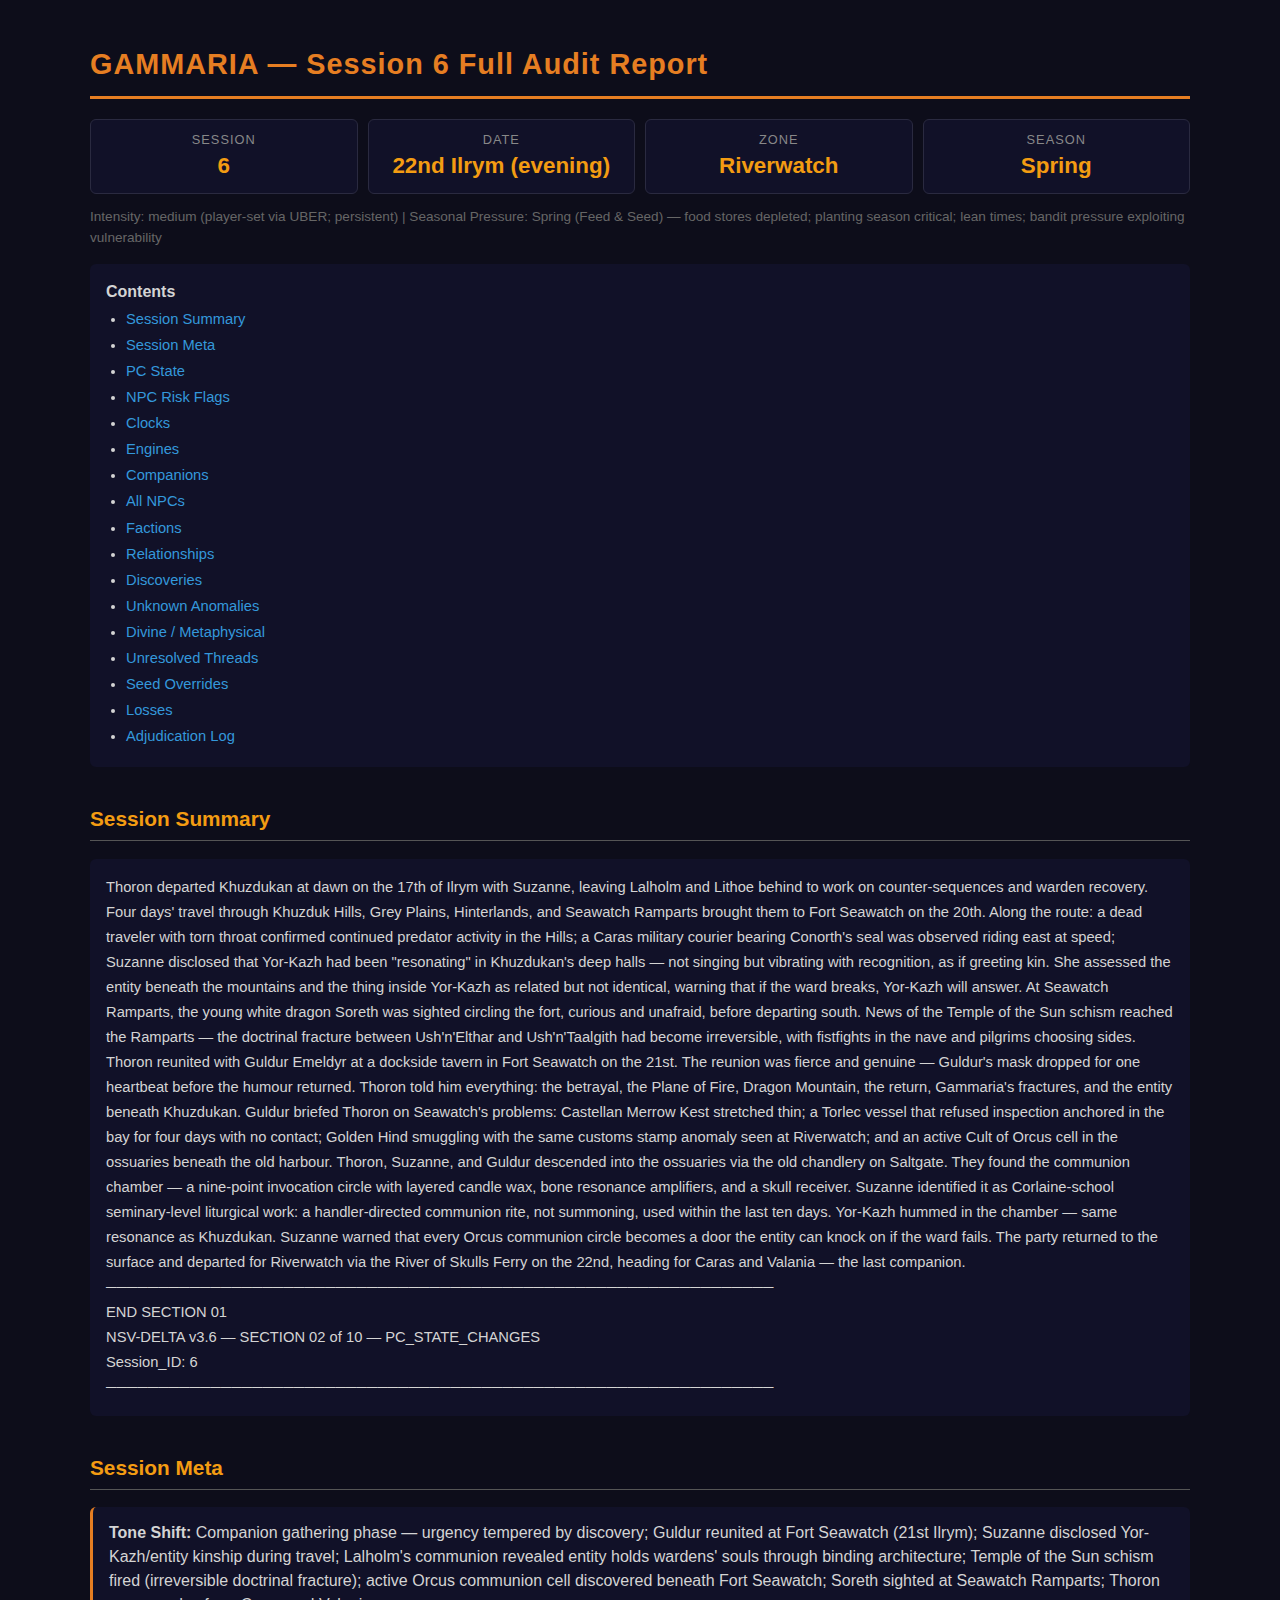
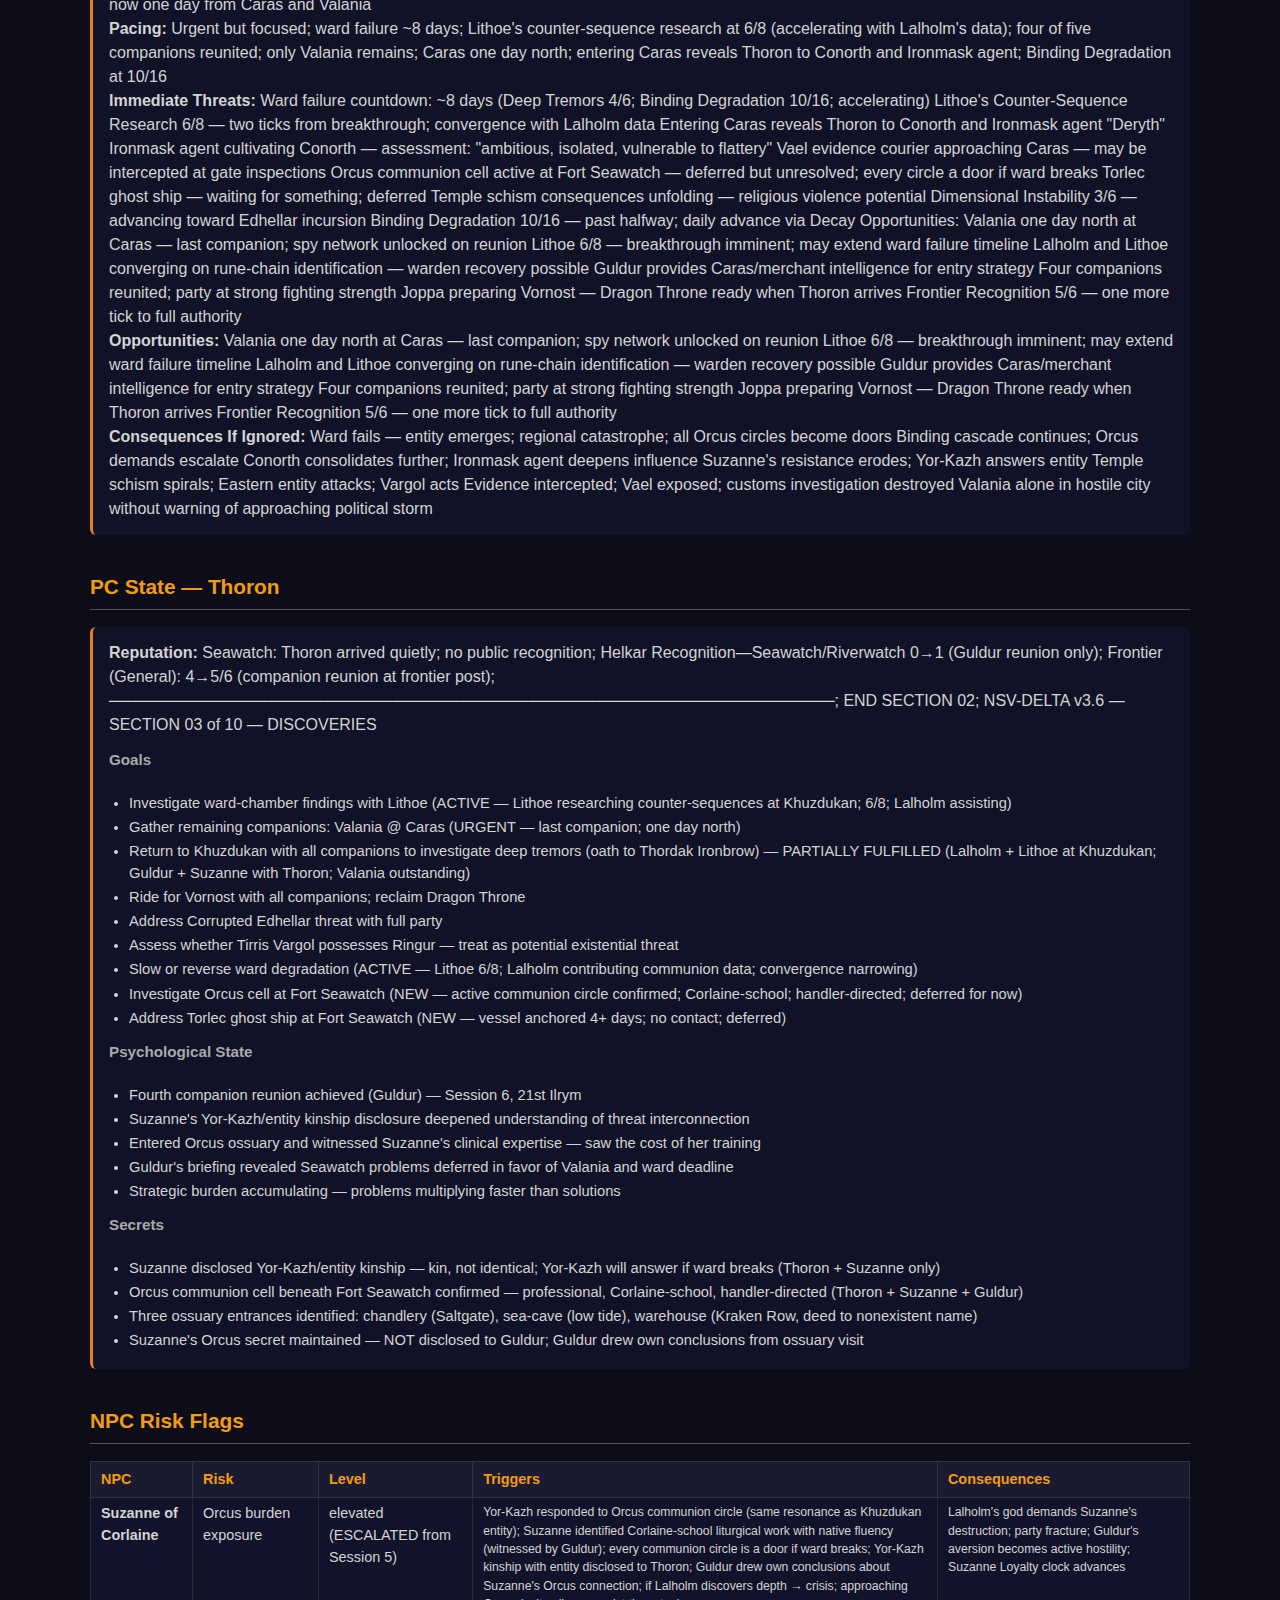
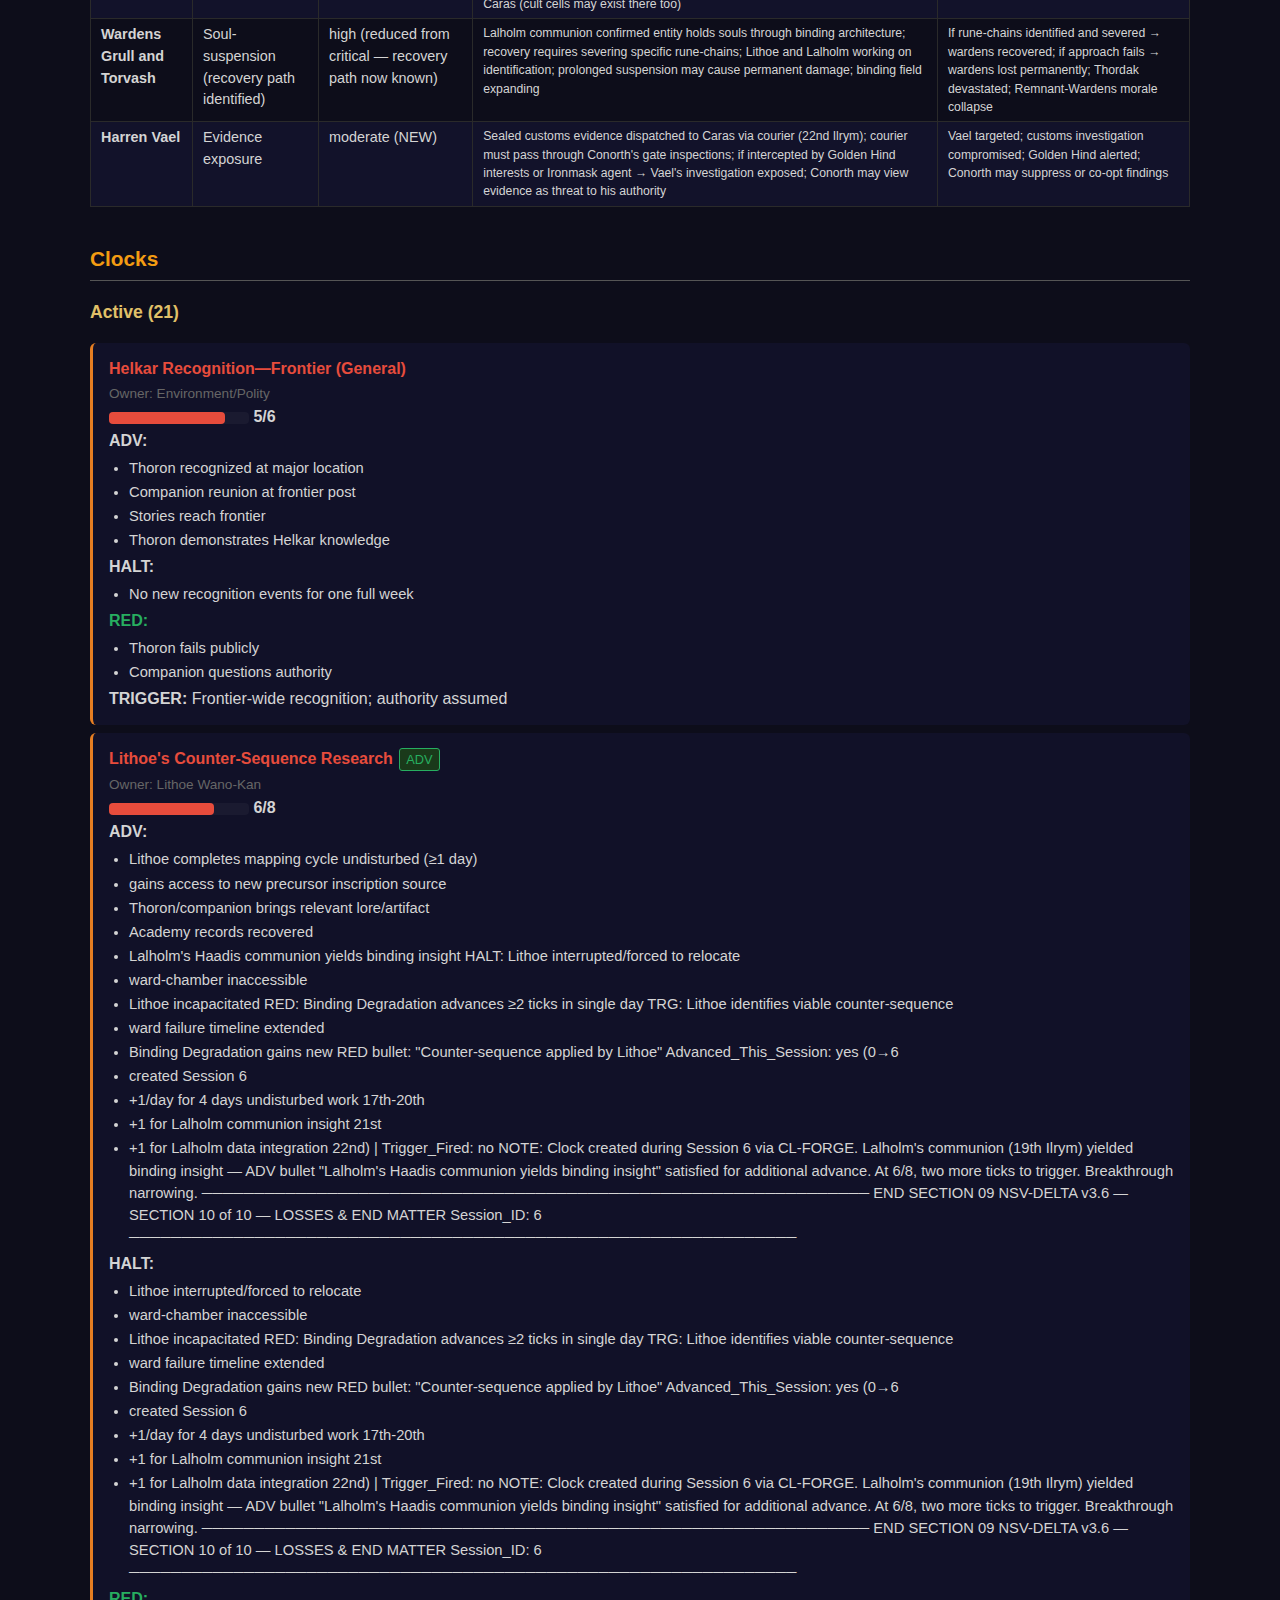
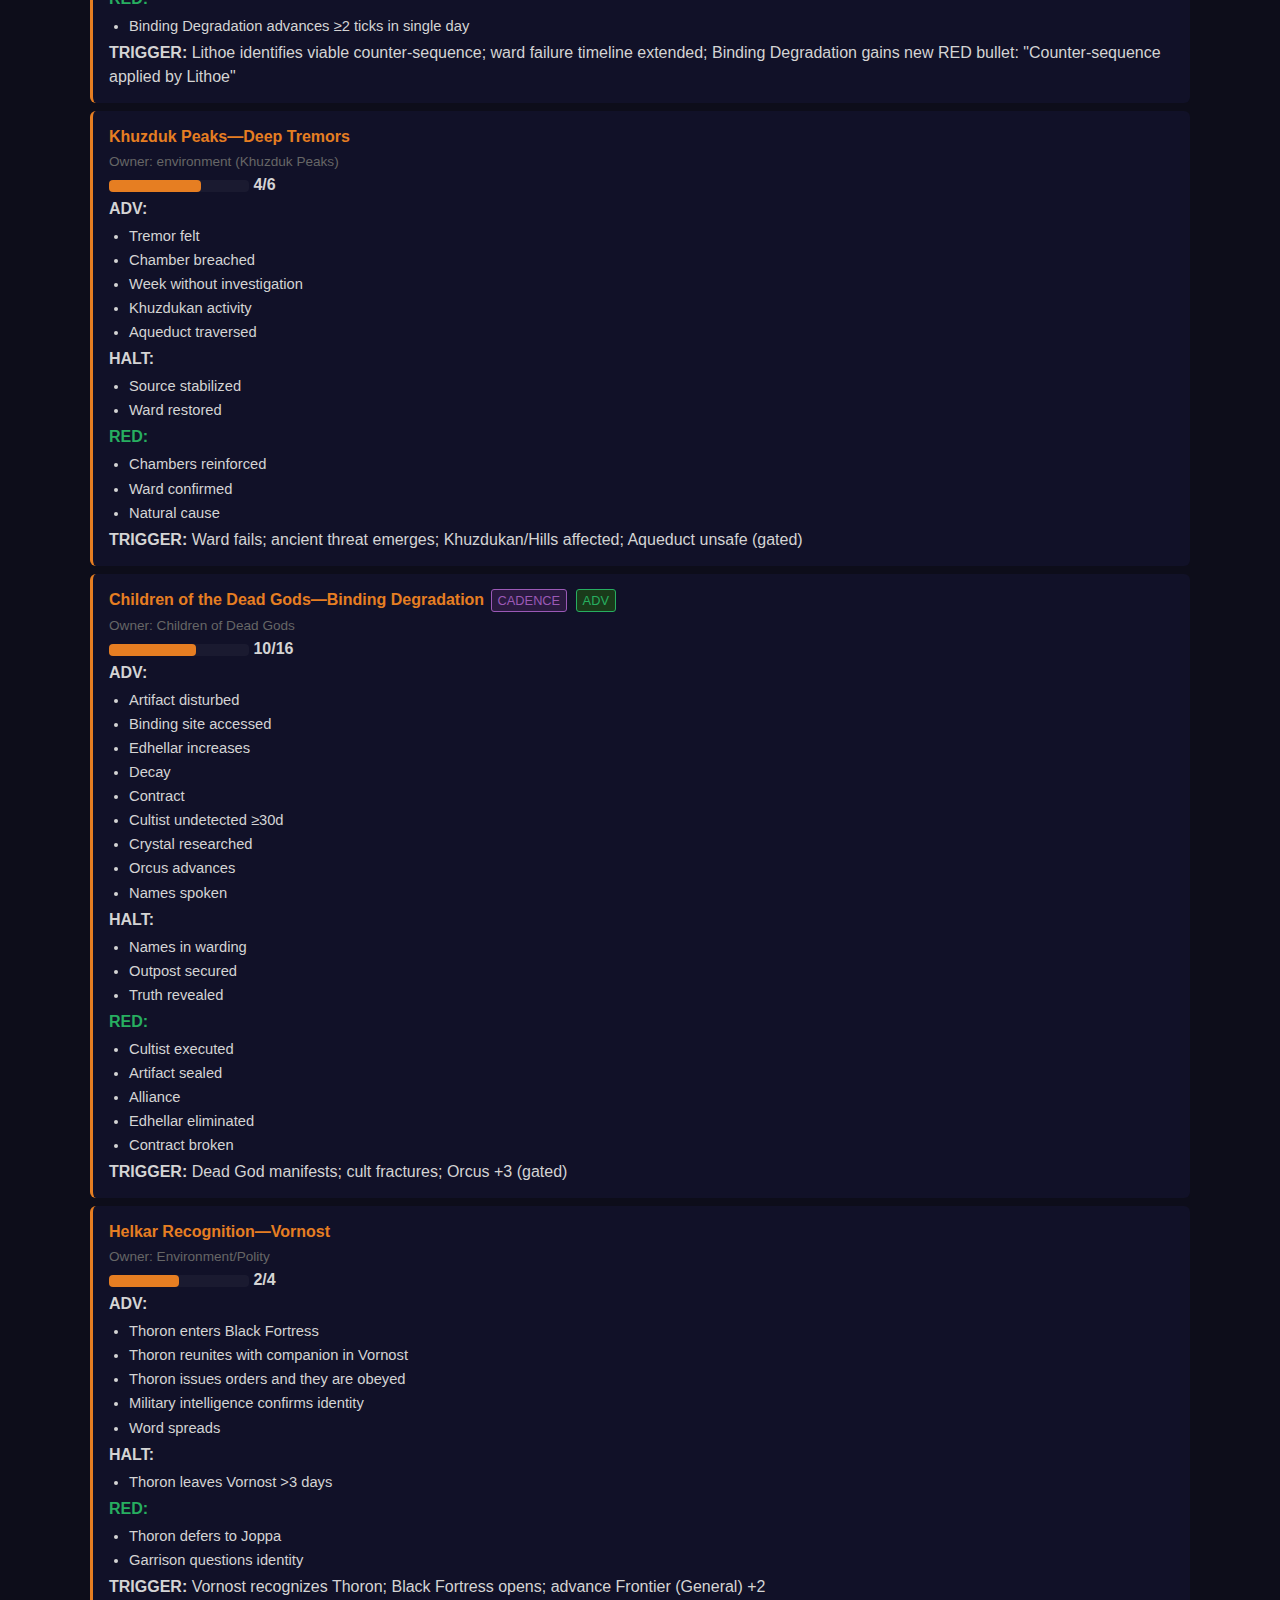
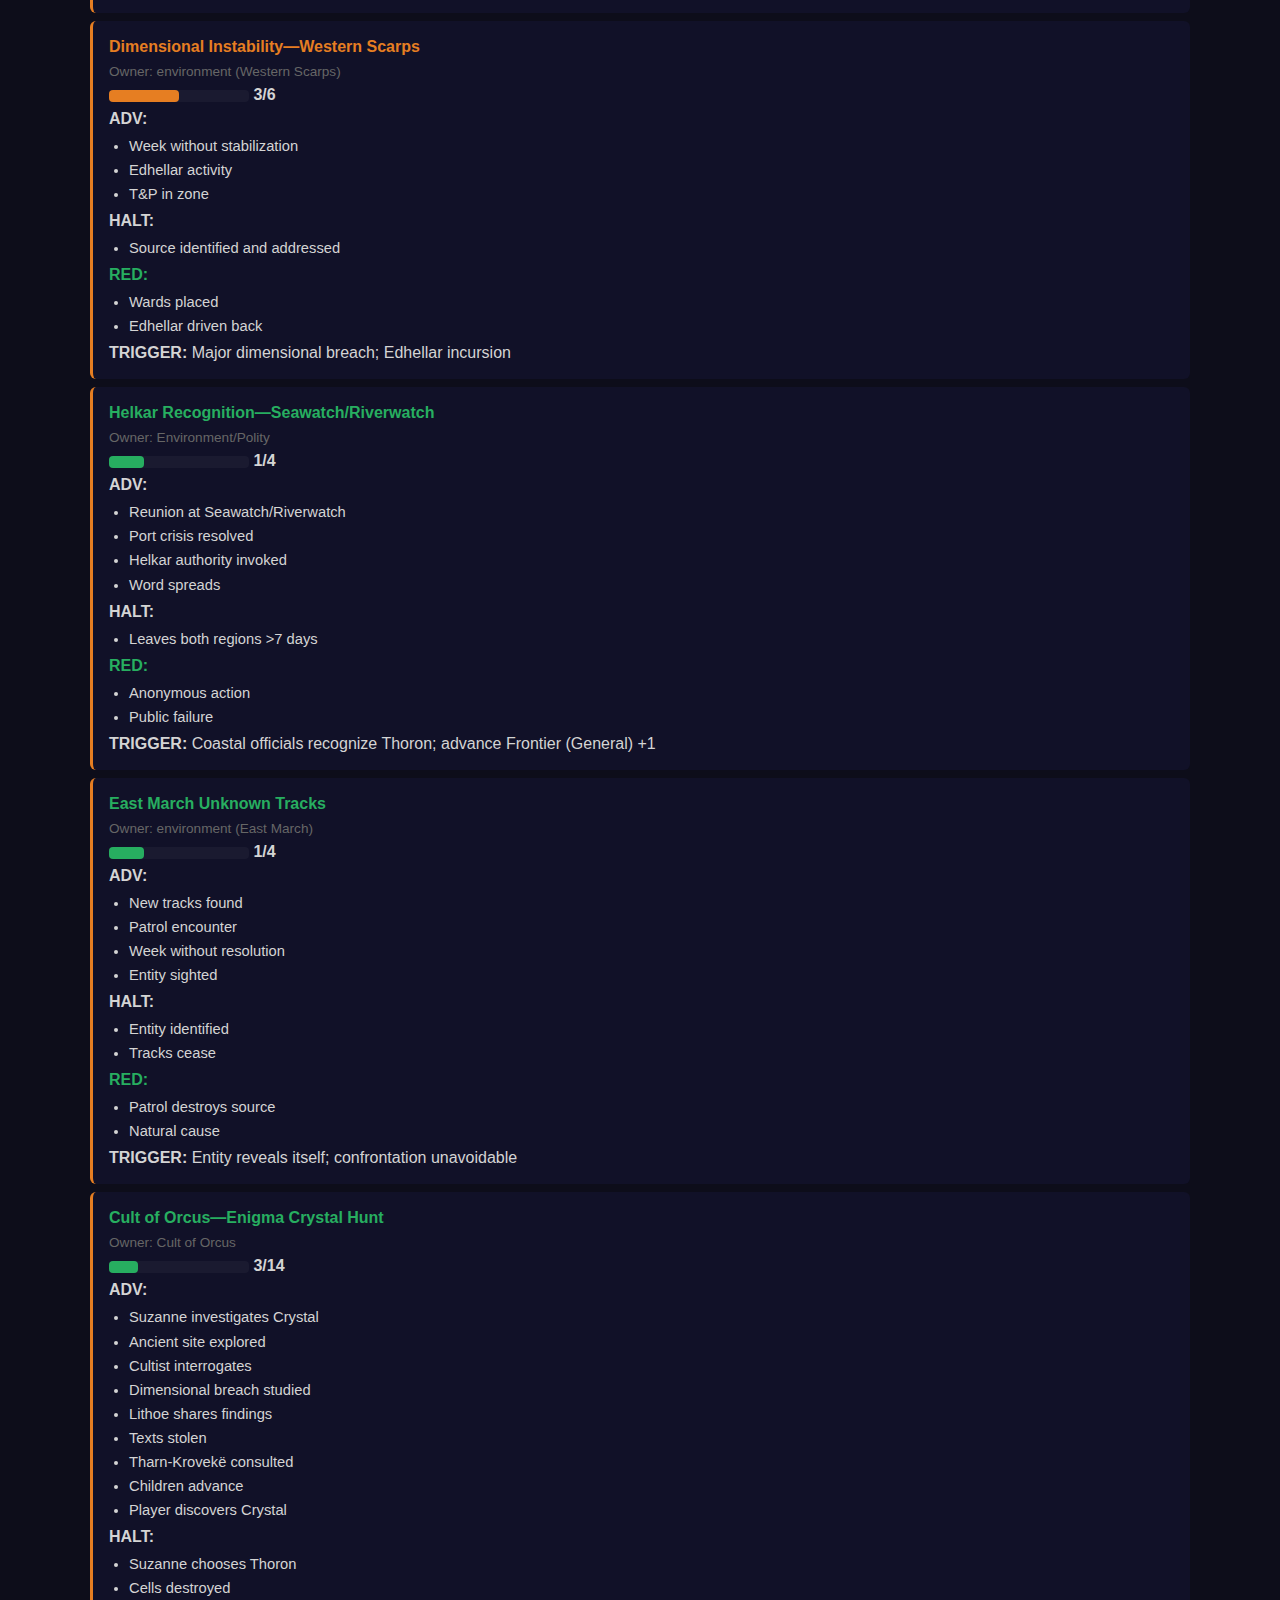
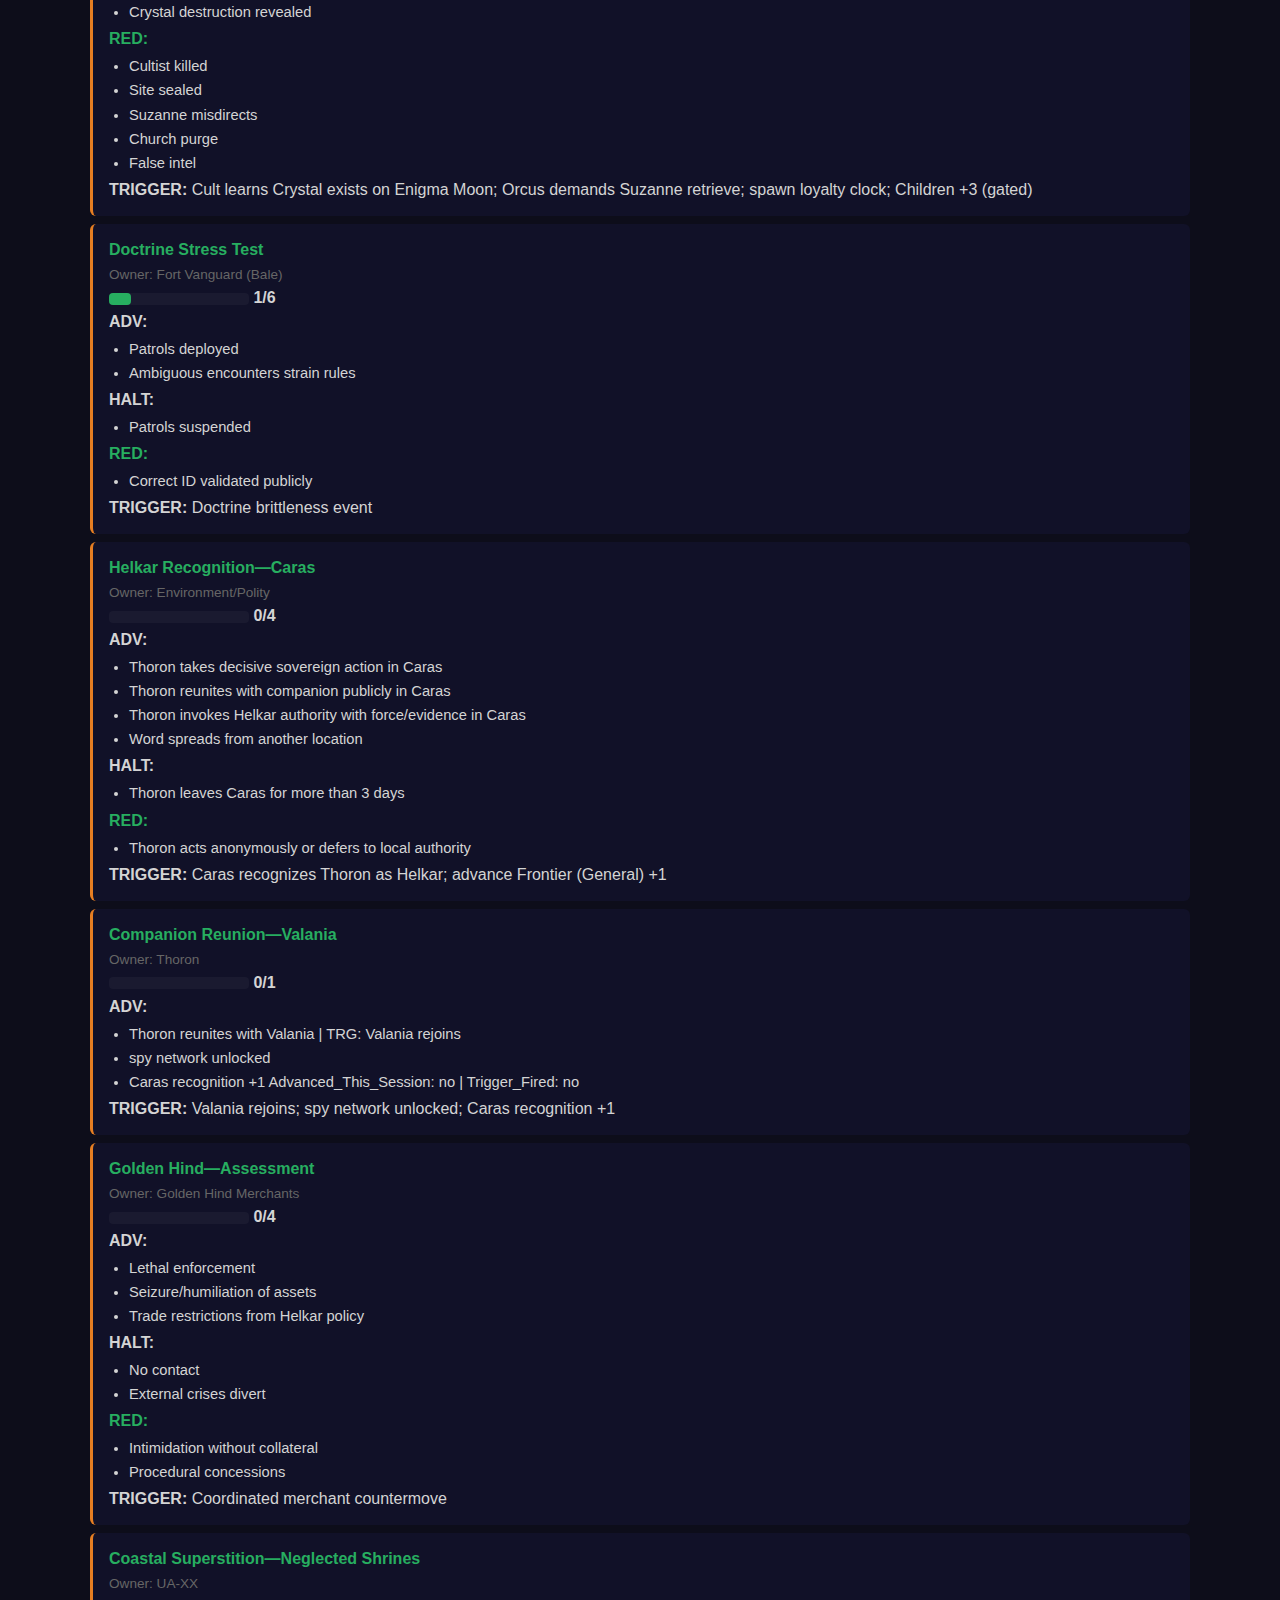
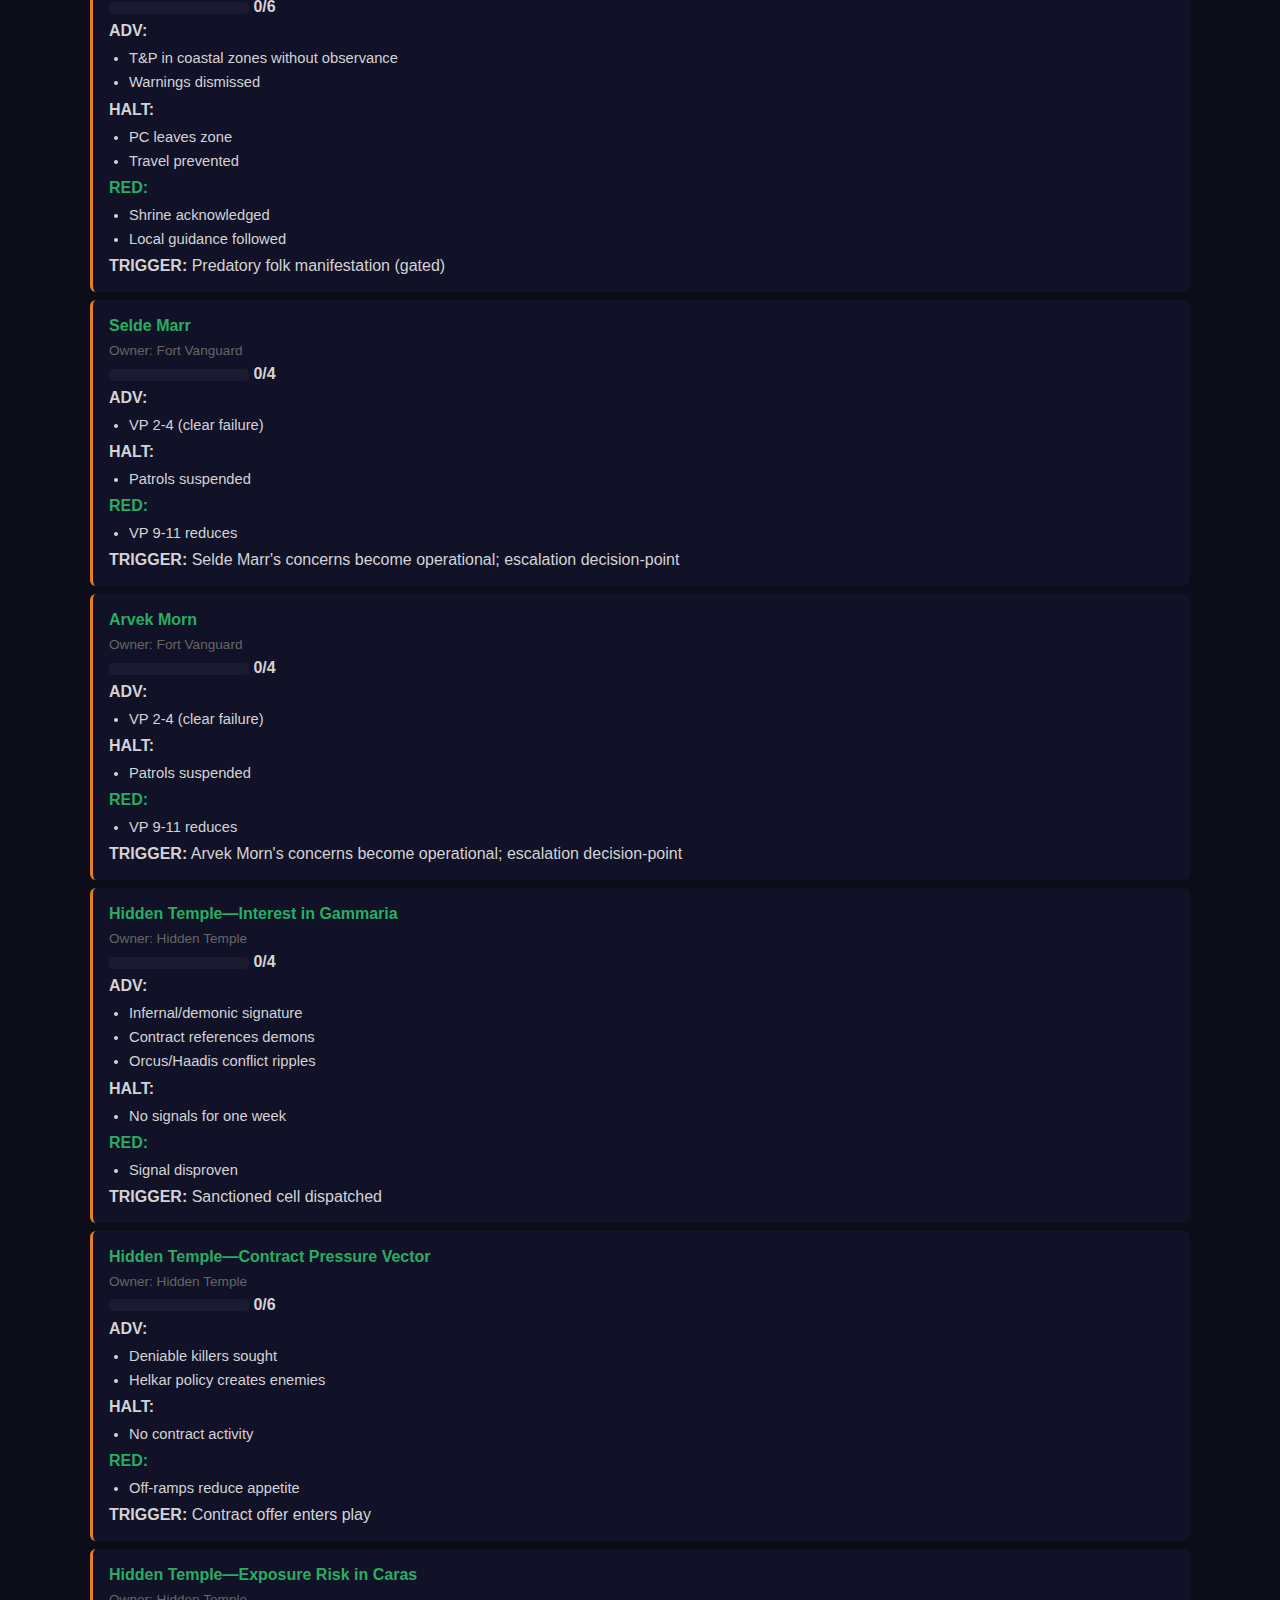
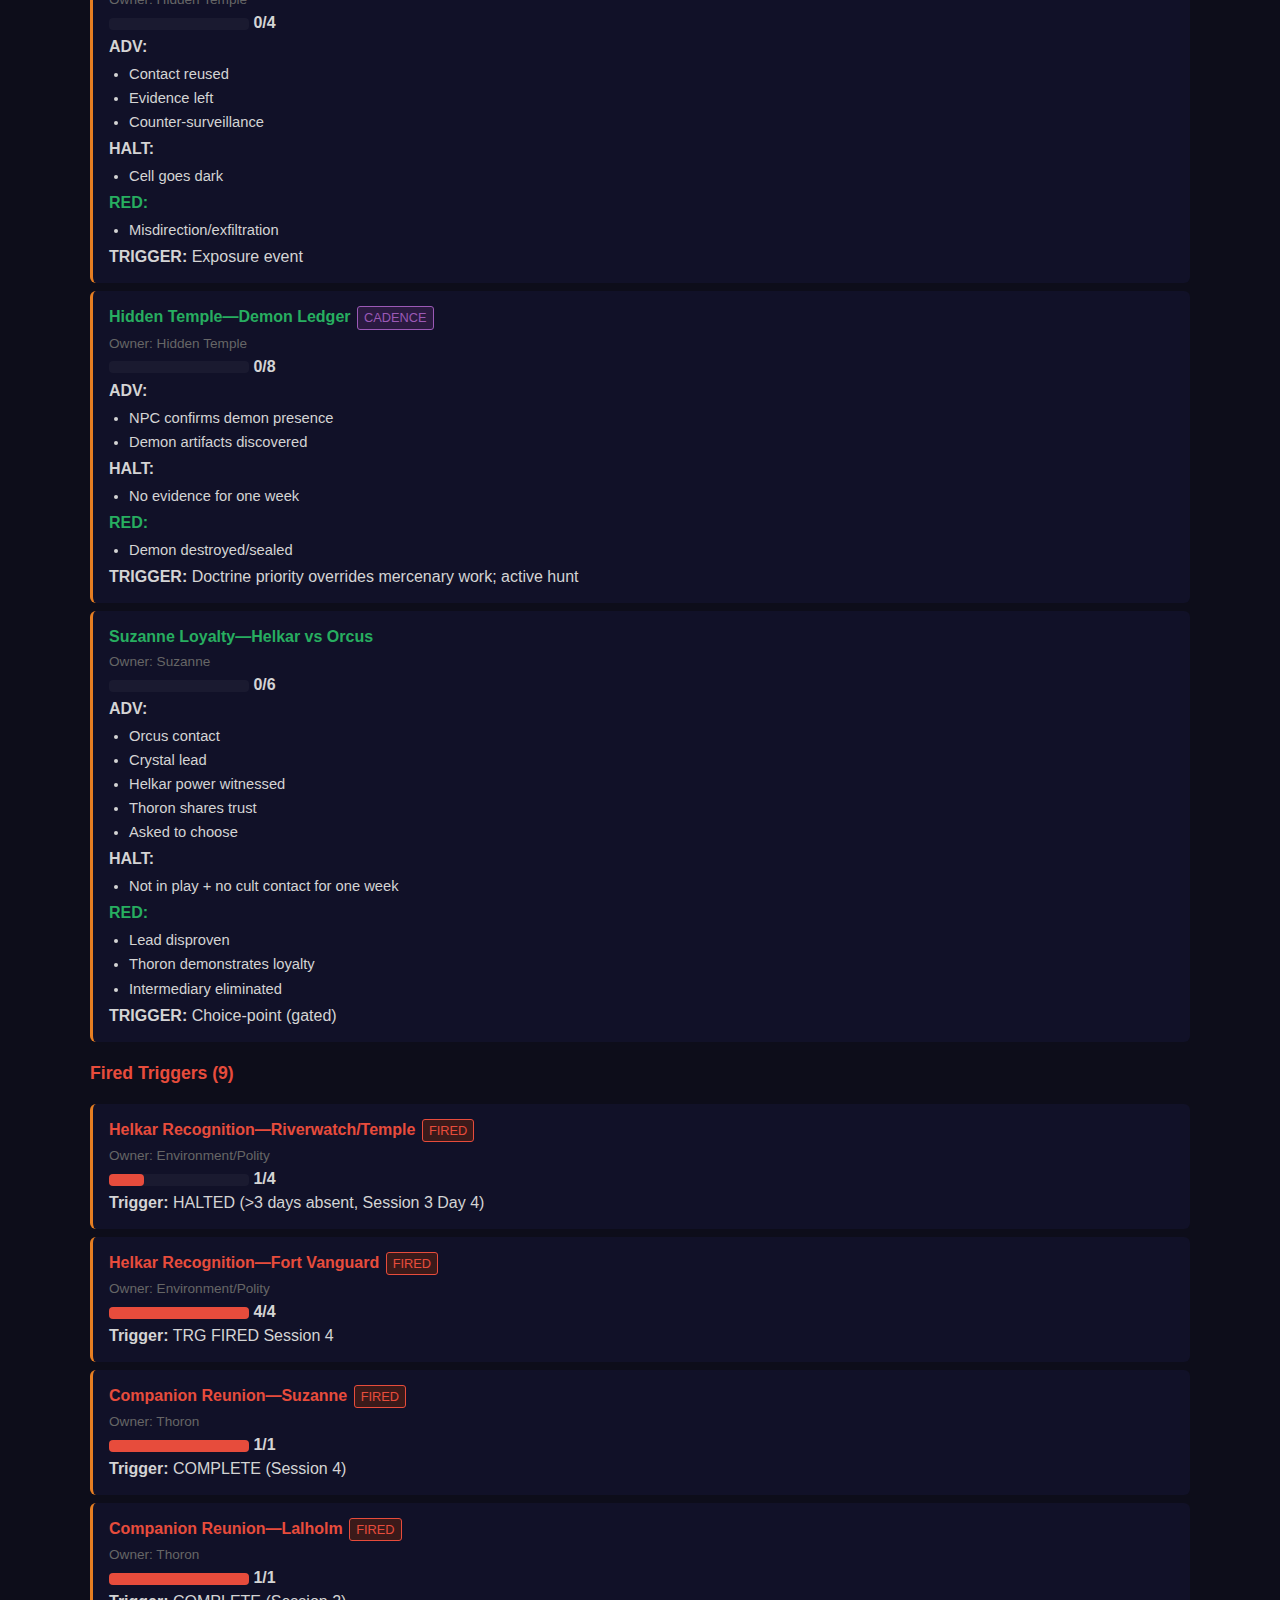
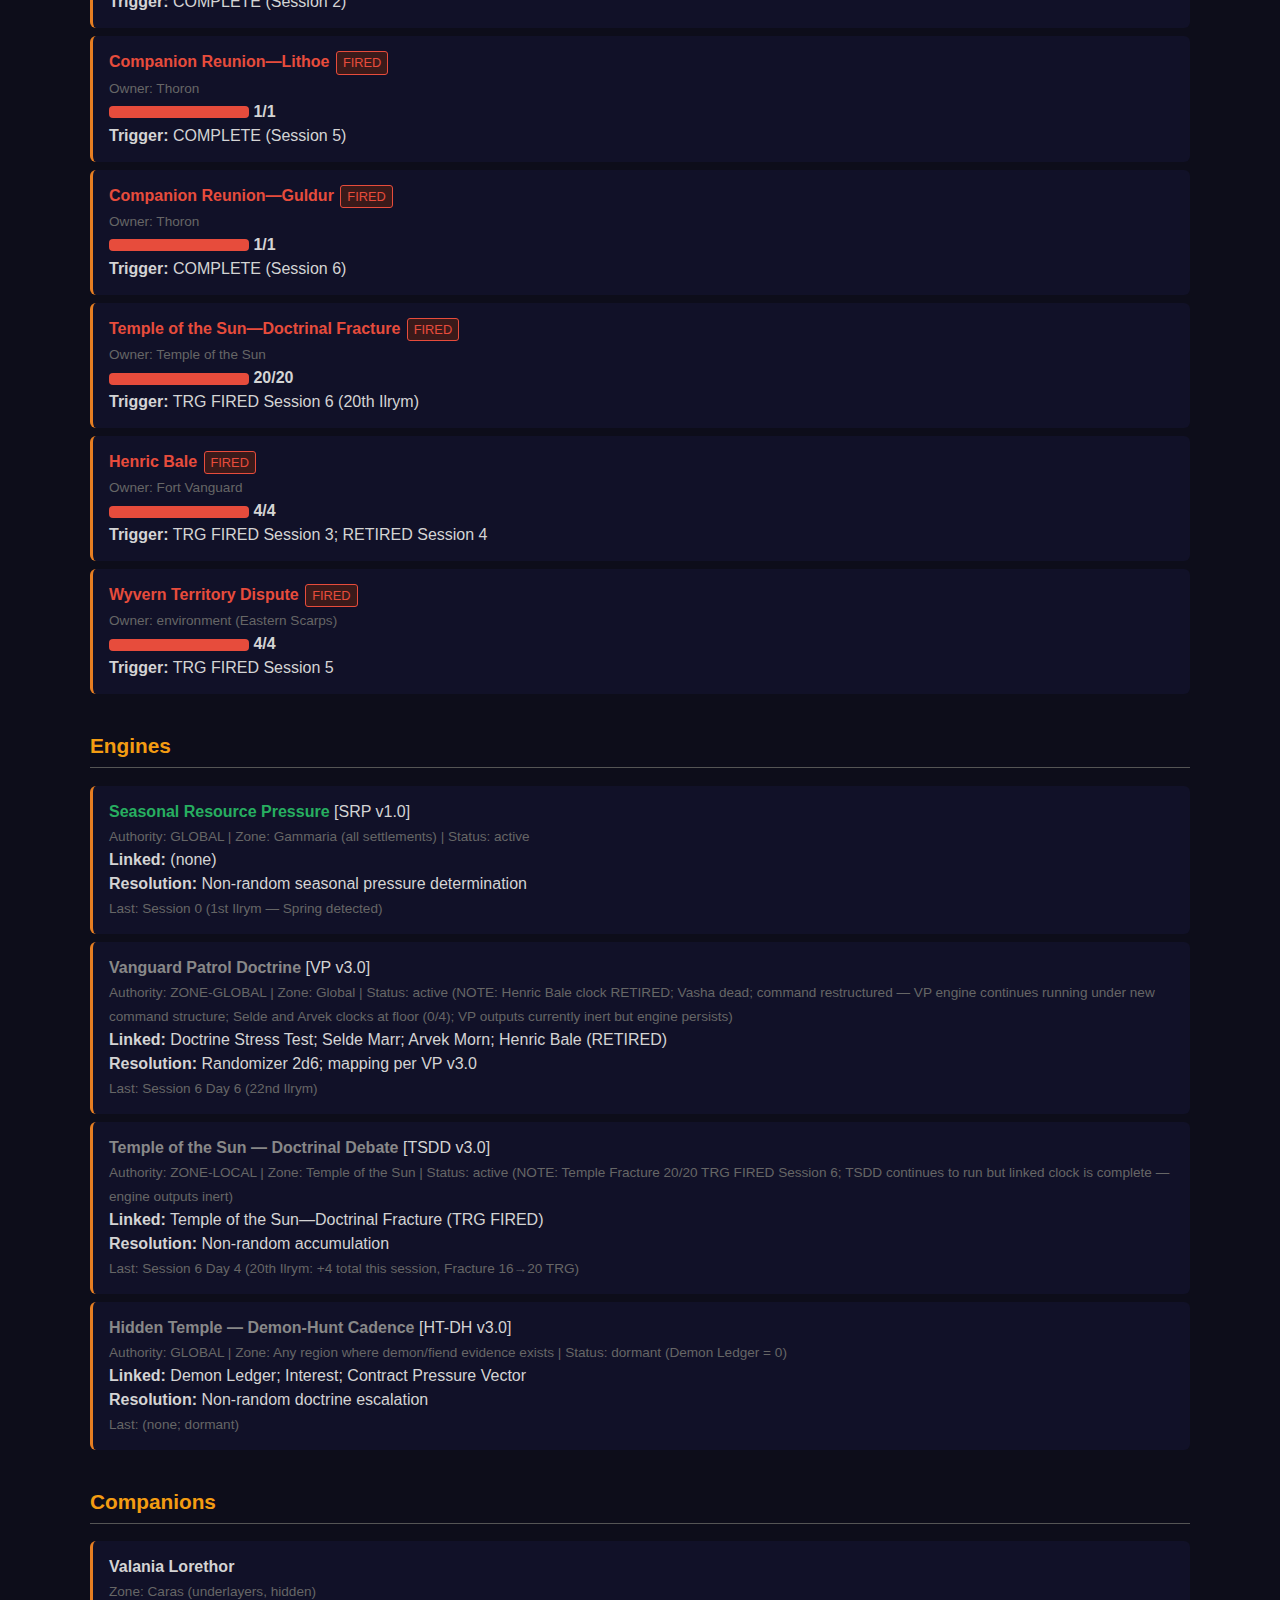
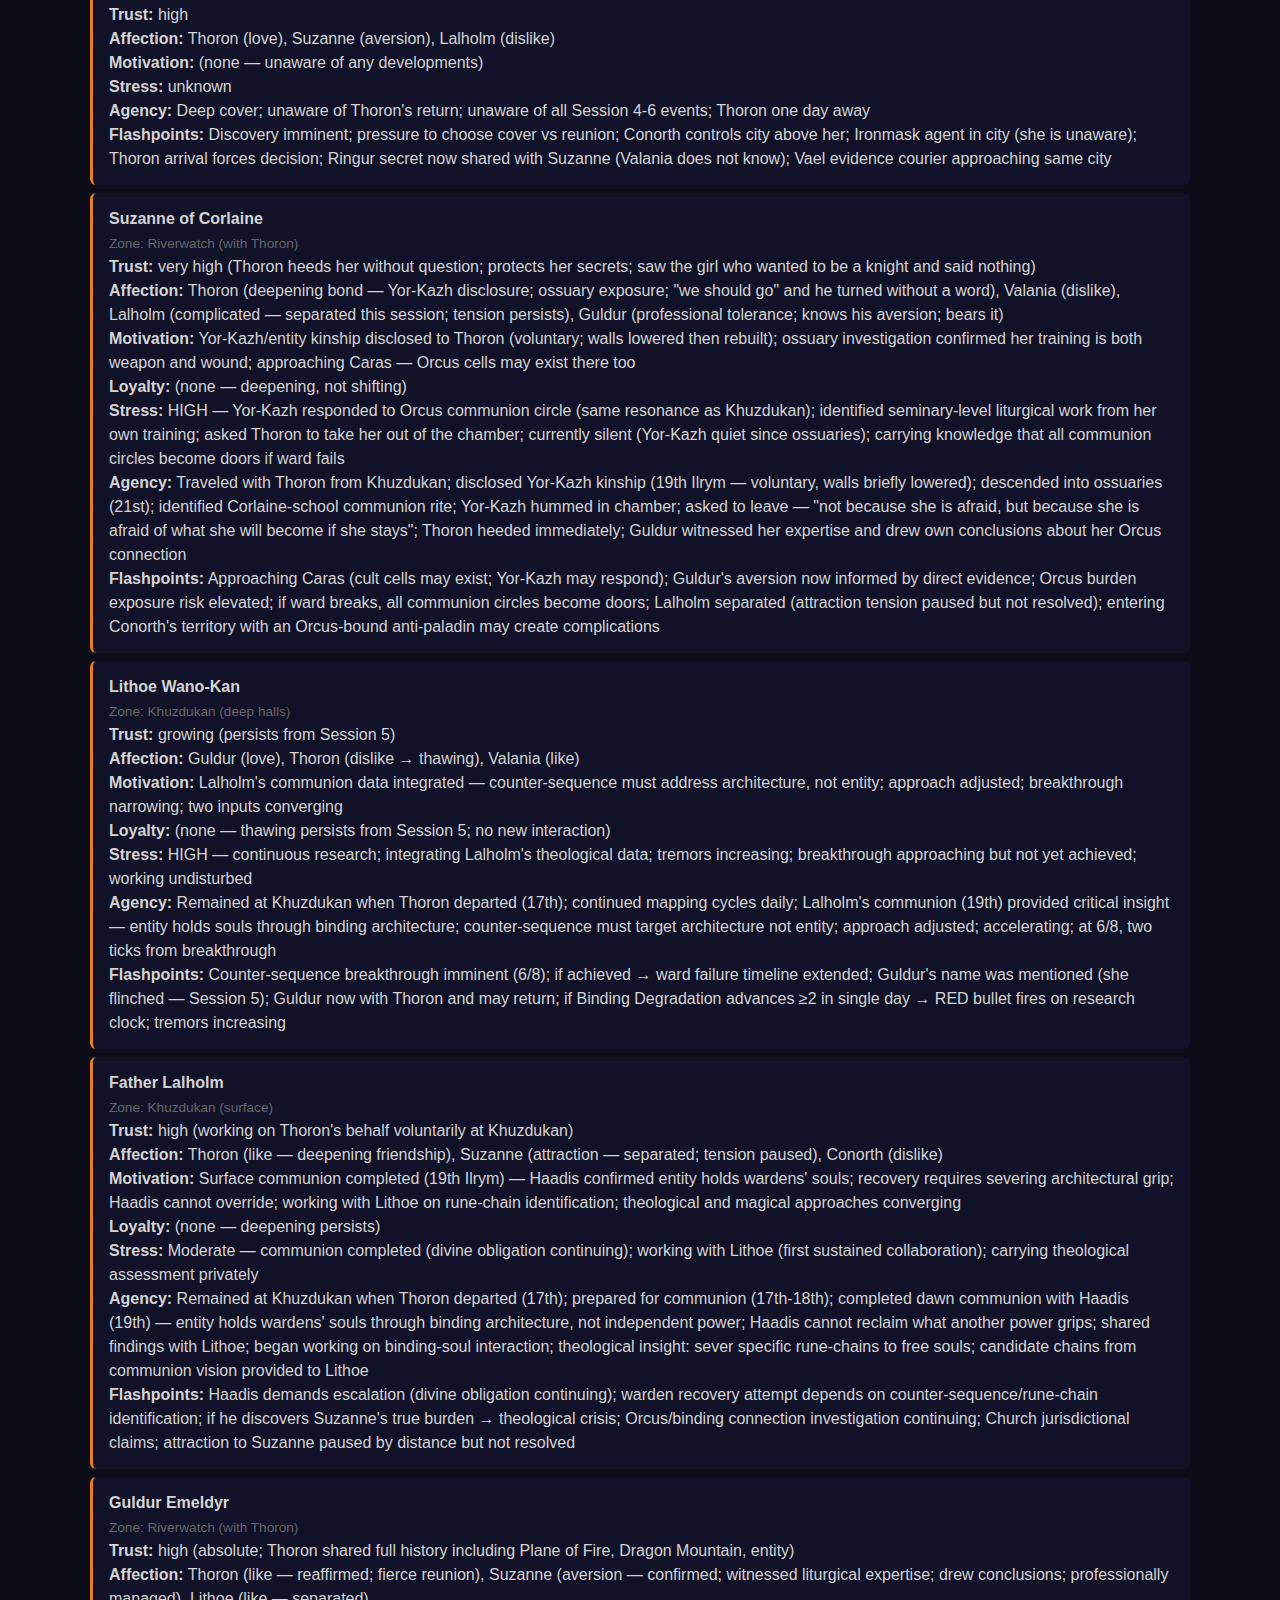
<file: session reports/Gammaria_Report_Session_06.html>
<!DOCTYPE html><html><head><meta charset='utf-8'><meta http-equiv='Content-Type' content='text/html; charset=utf-8'><title>Gammaria &mdash; Session 6 Audit</title><style>
body{background:#0d0d1a;color:#d4d4d4;font-family:'Segoe UI',Consolas,sans-serif;max-width:1100px;margin:0 auto;padding:24px;line-height:1.5}
h1{color:#e67e22;border-bottom:3px solid #e67e22;padding-bottom:10px;font-size:1.8em;letter-spacing:1px}
h2{color:#f39c12;margin-top:36px;border-bottom:1px solid #555;padding-bottom:6px;font-size:1.3em}
h3{color:#e0c068;margin-top:18px;font-size:1.1em}
h4{color:#aaa;margin-top:12px;font-size:0.95em}
table{border-collapse:collapse;width:100%;margin:8px 0 16px 0;font-size:0.9em}
th{background:#1a1a30;color:#f39c12;text-align:left;padding:7px 10px;border:1px solid #333;font-weight:600}
td{padding:5px 10px;border:1px solid #2a2a2a;vertical-align:top}
tr:nth-child(even){background:#12122a}
tr:nth-child(odd){background:#0d0d1a}
.bar-bg{background:#1a1a30;border-radius:4px;height:12px;width:140px;display:inline-block;vertical-align:middle}
.bar-fill{height:12px;border-radius:4px}
.fired{color:#e74c3c;font-weight:bold}
.muted{color:#666;font-size:0.85em}
.tag{display:inline-block;padding:1px 6px;border-radius:3px;font-size:0.8em;margin:1px 2px}
.tag-cadence{background:#2a1a40;color:#9b59b6;border:1px solid #9b59b6}
.tag-fired{background:#3a1a1a;color:#e74c3c;border:1px solid #e74c3c}
.tag-with-pc{background:#1a3a1a;color:#27ae60;border:1px solid #27ae60}
.tag-adv{background:#1a3a1a;color:#27ae60;border:1px solid #27ae60}
.section{background:#111128;padding:14px 16px;border-radius:6px;margin:8px 0;border-left:3px solid #e67e22}
.meta-grid{display:grid;grid-template-columns:repeat(4,1fr);gap:10px;margin:12px 0}
.meta-box{background:#111128;padding:10px;border-radius:6px;text-align:center;border:1px solid #2a2a40}
.meta-label{color:#888;font-size:0.8em;text-transform:uppercase;letter-spacing:1px}
.meta-value{color:#f39c12;font-size:1.4em;font-weight:bold}
.summary-block{background:#111128;padding:16px;border-radius:6px;margin:8px 0;line-height:1.7;white-space:pre-wrap;font-size:0.92em}
ul{margin:4px 0;padding-left:20px} li{margin:2px 0;font-size:0.92em}
.toc{background:#111128;padding:16px;border-radius:6px;margin:16px 0}
.toc a{color:#3498db;text-decoration:none} .toc a:hover{text-decoration:underline} .toc li{margin:4px 0}
details{margin:4px 0} details summary{cursor:pointer;color:#e0c068;font-weight:500}
</style></head><body>
<h1>GAMMARIA &mdash; Session 6 Full Audit Report</h1>
<div class='meta-grid'>
<div class='meta-box'><div class='meta-label'>Session</div><div class='meta-value'>6</div></div>
<div class='meta-box'><div class='meta-label'>Date</div><div class='meta-value'>22nd Ilrym (evening)</div></div>
<div class='meta-box'><div class='meta-label'>Zone</div><div class='meta-value'>Riverwatch</div></div>
<div class='meta-box'><div class='meta-label'>Season</div><div class='meta-value'>Spring</div></div>
</div>
<p class='muted'>Intensity: medium (player-set via UBER; persistent) | Seasonal Pressure: Spring (Feed &amp; Seed) &#8212; food stores depleted; planting season critical; lean times; bandit pressure exploiting vulnerability</p>
<div class='toc'><strong>Contents</strong><ul>
<li><a href='#summary'>Session Summary</a></li>
<li><a href='#meta'>Session Meta</a></li>
<li><a href='#pc'>PC State</a></li>
<li><a href='#risk'>NPC Risk Flags</a></li>
<li><a href='#clocks'>Clocks</a></li>
<li><a href='#engines'>Engines</a></li>
<li><a href='#companions'>Companions</a></li>
<li><a href='#npcs'>All NPCs</a></li>
<li><a href='#factions'>Factions</a></li>
<li><a href='#rels'>Relationships</a></li>
<li><a href='#discs'>Discoveries</a></li>
<li><a href='#ua'>Unknown Anomalies</a></li>
<li><a href='#divine'>Divine / Metaphysical</a></li>
<li><a href='#threads'>Unresolved Threads</a></li>
<li><a href='#seed'>Seed Overrides</a></li>
<li><a href='#losses'>Losses</a></li>
<li><a href='#log'>Adjudication Log</a></li>
</ul></div>
<h2 id='summary'>Session Summary</h2>
<div class='summary-block'>Thoron departed Khuzdukan at dawn on the 17th of Ilrym with Suzanne, leaving Lalholm and Lithoe behind to work on counter-sequences and warden recovery. Four days&#x27; travel through Khuzduk Hills, Grey Plains, Hinterlands, and Seawatch Ramparts brought them to Fort Seawatch on the 20th. Along the route: a dead traveler with torn throat confirmed continued predator activity in the Hills; a Caras military courier bearing Conorth&#x27;s seal was observed riding east at speed; Suzanne disclosed that Yor-Kazh had been &quot;resonating&quot; in Khuzdukan&#x27;s deep halls &#8212; not singing but vibrating with recognition, as if greeting kin. She assessed the entity beneath the mountains and the thing inside Yor-Kazh as related but not identical, warning that if the ward breaks, Yor-Kazh will answer. At Seawatch Ramparts, the young white dragon Soreth was sighted circling the fort, curious and unafraid, before departing south. News of the Temple of the Sun schism reached the Ramparts &#8212; the doctrinal fracture between Ush&#x27;n&#x27;Elthar and Ush&#x27;n&#x27;Taalgith had become irreversible, with fistfights in the nave and pilgrims choosing sides. Thoron reunited with Guldur Emeldyr at a dockside tavern in Fort Seawatch on the 21st. The reunion was fierce and genuine &#8212; Guldur&#x27;s mask dropped for one heartbeat before the humour returned. Thoron told him everything: the betrayal, the Plane of Fire, Dragon Mountain, the return, Gammaria&#x27;s fractures, and the entity beneath Khuzdukan. Guldur briefed Thoron on Seawatch&#x27;s problems: Castellan Merrow Kest stretched thin; a Torlec vessel that refused inspection anchored in the bay for four days with no contact; Golden Hind smuggling with the same customs stamp anomaly seen at Riverwatch; and an active Cult of Orcus cell in the ossuaries beneath the old harbour. Thoron, Suzanne, and Guldur descended into the ossuaries via the old chandlery on Saltgate. They found the communion chamber &#8212; a nine-point invocation circle with layered candle wax, bone resonance amplifiers, and a skull receiver. Suzanne identified it as Corlaine-school seminary-level liturgical work: a handler-directed communion rite, not summoning, used within the last ten days. Yor-Kazh hummed in the chamber &#8212; same resonance as Khuzdukan. Suzanne warned that every Orcus communion circle becomes a door the entity can knock on if the ward fails. The party returned to the surface and departed for Riverwatch via the River of Skulls Ferry on the 22nd, heading for Caras and Valania &#8212; the last companion.
&#9472;&#9472;&#9472;&#9472;&#9472;&#9472;&#9472;&#9472;&#9472;&#9472;&#9472;&#9472;&#9472;&#9472;&#9472;&#9472;&#9472;&#9472;&#9472;&#9472;&#9472;&#9472;&#9472;&#9472;&#9472;&#9472;&#9472;&#9472;&#9472;&#9472;&#9472;&#9472;&#9472;&#9472;&#9472;&#9472;&#9472;&#9472;&#9472;&#9472;&#9472;&#9472;&#9472;&#9472;&#9472;&#9472;&#9472;&#9472;&#9472;&#9472;&#9472;&#9472;&#9472;&#9472;&#9472;&#9472;&#9472;&#9472;&#9472;&#9472;&#9472;&#9472;&#9472;&#9472;
END SECTION 01
NSV-DELTA v3.6 &#8212; SECTION 02 of 10 &#8212; PC_STATE_CHANGES
Session_ID: 6
&#9472;&#9472;&#9472;&#9472;&#9472;&#9472;&#9472;&#9472;&#9472;&#9472;&#9472;&#9472;&#9472;&#9472;&#9472;&#9472;&#9472;&#9472;&#9472;&#9472;&#9472;&#9472;&#9472;&#9472;&#9472;&#9472;&#9472;&#9472;&#9472;&#9472;&#9472;&#9472;&#9472;&#9472;&#9472;&#9472;&#9472;&#9472;&#9472;&#9472;&#9472;&#9472;&#9472;&#9472;&#9472;&#9472;&#9472;&#9472;&#9472;&#9472;&#9472;&#9472;&#9472;&#9472;&#9472;&#9472;&#9472;&#9472;&#9472;&#9472;&#9472;&#9472;&#9472;&#9472;</div>
<h2 id='meta'>Session Meta</h2><div class='section'>
<b>Tone Shift:</b> Companion gathering phase &#8212; urgency tempered by discovery; Guldur reunited at Fort Seawatch (21st Ilrym); Suzanne disclosed Yor-Kazh/entity kinship during travel; Lalholm&#x27;s communion revealed entity holds wardens&#x27; souls through binding architecture; Temple of the Sun schism fired (irreversible doctrinal fracture); active Orcus communion cell discovered beneath Fort Seawatch; Soreth sighted at Seawatch Ramparts; Thoron now one day from Caras and Valania<br>
<b>Pacing:</b> Urgent but focused; ward failure ~8 days; Lithoe&#x27;s counter-sequence research at 6/8 (accelerating with Lalholm&#x27;s data); four of five companions reunited; only Valania remains; Caras one day north; entering Caras reveals Thoron to Conorth and Ironmask agent; Binding Degradation at 10/16<br>
<b>Immediate Threats:</b> Ward failure countdown: ~8 days (Deep Tremors 4/6; Binding Degradation 10/16; accelerating)
Lithoe&#x27;s Counter-Sequence Research 6/8 &#8212; two ticks from breakthrough; convergence with Lalholm data
Entering Caras reveals Thoron to Conorth and Ironmask agent &quot;Deryth&quot;
Ironmask agent cultivating Conorth &#8212; assessment: &quot;ambitious, isolated, vulnerable to flattery&quot;
Vael evidence courier approaching Caras &#8212; may be intercepted at gate inspections
Orcus communion cell active at Fort Seawatch &#8212; deferred but unresolved; every circle a door if ward breaks
Torlec ghost ship &#8212; waiting for something; deferred
Temple schism consequences unfolding &#8212; religious violence potential
Dimensional Instability 3/6 &#8212; advancing toward Edhellar incursion
Binding Degradation 10/16 &#8212; past halfway; daily advance via Decay

Opportunities:
Valania one day north at Caras &#8212; last companion; spy network unlocked on reunion
Lithoe 6/8 &#8212; breakthrough imminent; may extend ward failure timeline
Lalholm and Lithoe converging on rune-chain identification &#8212; warden recovery possible
Guldur provides Caras/merchant intelligence for entry strategy
Four companions reunited; party at strong fighting strength
Joppa preparing Vornost &#8212; Dragon Throne ready when Thoron arrives
Frontier Recognition 5/6 &#8212; one more tick to full authority<br>
<b>Opportunities:</b> Valania one day north at Caras &#8212; last companion; spy network unlocked on reunion
Lithoe 6/8 &#8212; breakthrough imminent; may extend ward failure timeline
Lalholm and Lithoe converging on rune-chain identification &#8212; warden recovery possible
Guldur provides Caras/merchant intelligence for entry strategy
Four companions reunited; party at strong fighting strength
Joppa preparing Vornost &#8212; Dragon Throne ready when Thoron arrives
Frontier Recognition 5/6 &#8212; one more tick to full authority<br>
<b>Consequences If Ignored:</b> Ward fails &#8212; entity emerges; regional catastrophe; all Orcus circles become doors
Binding cascade continues; Orcus demands escalate
Conorth consolidates further; Ironmask agent deepens influence
Suzanne&#x27;s resistance erodes; Yor-Kazh answers entity
Temple schism spirals; Eastern entity attacks; Vargol acts
Evidence intercepted; Vael exposed; customs investigation destroyed
Valania alone in hostile city without warning of approaching political storm<br>
</div>
<h2 id='pc'>PC State &mdash; Thoron</h2>
<div class='section'>
<b>Reputation:</b> Seawatch: Thoron arrived quietly; no public recognition; Helkar Recognition&#8212;Seawatch/Riverwatch 0&#8594;1 (Guldur reunion only); Frontier (General): 4&#8594;5/6 (companion reunion at frontier post); &#9472;&#9472;&#9472;&#9472;&#9472;&#9472;&#9472;&#9472;&#9472;&#9472;&#9472;&#9472;&#9472;&#9472;&#9472;&#9472;&#9472;&#9472;&#9472;&#9472;&#9472;&#9472;&#9472;&#9472;&#9472;&#9472;&#9472;&#9472;&#9472;&#9472;&#9472;&#9472;&#9472;&#9472;&#9472;&#9472;&#9472;&#9472;&#9472;&#9472;&#9472;&#9472;&#9472;&#9472;&#9472;&#9472;&#9472;&#9472;&#9472;&#9472;&#9472;&#9472;&#9472;&#9472;&#9472;&#9472;&#9472;&#9472;&#9472;&#9472;&#9472;&#9472;&#9472;&#9472;; END SECTION 02; NSV-DELTA v3.6 &#8212; SECTION 03 of 10 &#8212; DISCOVERIES<br>
<h4>Goals</h4><ul>
<li>Investigate ward-chamber findings with Lithoe (ACTIVE &#8212; Lithoe researching counter-sequences at Khuzdukan; 6/8; Lalholm assisting)</li>
<li>Gather remaining companions: Valania @ Caras (URGENT &#8212; last companion; one day north)</li>
<li>Return to Khuzdukan with all companions to investigate deep tremors (oath to Thordak Ironbrow) &#8212; PARTIALLY FULFILLED (Lalholm + Lithoe at Khuzdukan; Guldur + Suzanne with Thoron; Valania outstanding)</li>
<li>Ride for Vornost with all companions; reclaim Dragon Throne</li>
<li>Address Corrupted Edhellar threat with full party</li>
<li>Assess whether Tirris Vargol possesses Ringur &#8212; treat as potential existential threat</li>
<li>Slow or reverse ward degradation (ACTIVE &#8212; Lithoe 6/8; Lalholm contributing communion data; convergence narrowing)</li>
<li>Investigate Orcus cell at Fort Seawatch (NEW &#8212; active communion circle confirmed; Corlaine-school; handler-directed; deferred for now)</li>
<li>Address Torlec ghost ship at Fort Seawatch (NEW &#8212; vessel anchored 4+ days; no contact; deferred)</li>
</ul>
<h4>Psychological State</h4><ul>
<li>Fourth companion reunion achieved (Guldur) &#8212; Session 6, 21st Ilrym</li>
<li>Suzanne&#x27;s Yor-Kazh/entity kinship disclosure deepened understanding of threat interconnection</li>
<li>Entered Orcus ossuary and witnessed Suzanne&#x27;s clinical expertise &#8212; saw the cost of her training</li>
<li>Guldur&#x27;s briefing revealed Seawatch problems deferred in favor of Valania and ward deadline</li>
<li>Strategic burden accumulating &#8212; problems multiplying faster than solutions</li>
</ul>
<h4>Secrets</h4><ul>
<li>Suzanne disclosed Yor-Kazh/entity kinship &#8212; kin, not identical; Yor-Kazh will answer if ward breaks (Thoron + Suzanne only)</li>
<li>Orcus communion cell beneath Fort Seawatch confirmed &#8212; professional, Corlaine-school, handler-directed (Thoron + Suzanne + Guldur)</li>
<li>Three ossuary entrances identified: chandlery (Saltgate), sea-cave (low tide), warehouse (Kraken Row, deed to nonexistent name)</li>
<li>Suzanne&#x27;s Orcus secret maintained &#8212; NOT disclosed to Guldur; Guldur drew own conclusions from ossuary visit</li>
</ul>
</div>
<h2 id='risk'>NPC Risk Flags</h2>
<table><tr><th>NPC</th><th>Risk</th><th>Level</th><th>Triggers</th><th>Consequences</th></tr>
<tr><td><b>Suzanne of Corlaine</b></td><td>Orcus burden exposure</td><td>elevated (ESCALATED from Session 5)</td><td style='font-size:0.85em'>Yor-Kazh responded to Orcus communion circle (same resonance as Khuzdukan entity); Suzanne identified Corlaine-school liturgical work with native fluency (witnessed by Guldur); every communion circle is a door if ward breaks; Yor-Kazh kinship with entity disclosed to Thoron; Guldur drew own conclusions about Suzanne&#x27;s Orcus connection; if Lalholm discovers depth &#8594; crisis; approaching Caras (cult cells may exist there too)</td><td style='font-size:0.85em'>Lalholm&#x27;s god demands Suzanne&#x27;s destruction; party fracture; Guldur&#x27;s aversion becomes active hostility; Suzanne Loyalty clock advances</td></tr>
<tr><td><b>Wardens Grull and Torvash</b></td><td>Soul-suspension (recovery path identified)</td><td>high (reduced from critical &#8212; recovery path now known)</td><td style='font-size:0.85em'>Lalholm communion confirmed entity holds souls through binding architecture; recovery requires severing specific rune-chains; Lithoe and Lalholm working on identification; prolonged suspension may cause permanent damage; binding field expanding</td><td style='font-size:0.85em'>If rune-chains identified and severed &#8594; wardens recovered; if approach fails &#8594; wardens lost permanently; Thordak devastated; Remnant-Wardens morale collapse</td></tr>
<tr><td><b>Harren Vael</b></td><td>Evidence exposure</td><td>moderate (NEW)</td><td style='font-size:0.85em'>Sealed customs evidence dispatched to Caras via courier (22nd Ilrym); courier must pass through Conorth&#x27;s gate inspections; if intercepted by Golden Hind interests or Ironmask agent &#8594; Vael&#x27;s investigation exposed; Conorth may view evidence as threat to his authority</td><td style='font-size:0.85em'>Vael targeted; customs investigation compromised; Golden Hind alerted; Conorth may suppress or co-opt findings</td></tr>
</table>
<h2 id='clocks'>Clocks</h2>
<h3>Active (21)</h3>
<div class='section'><b style='color:#e74c3c'>Helkar Recognition&#8212;Frontier (General)</b><br>
<span class='muted'>Owner: Environment/Polity</span><br>
<div class="bar-bg"><div class="bar-fill" style="background:#e74c3c;width:83%"></div></div> <b>5/6</b><br>
<b>ADV:</b><ul>
<li>Thoron recognized at major location</li>
<li>Companion reunion at frontier post</li>
<li>Stories reach frontier</li>
<li>Thoron demonstrates Helkar knowledge</li>
</ul>
<b>HALT:</b><ul>
<li>No new recognition events for one full week</li>
</ul>
<b style='color:#27ae60'>RED:</b><ul>
<li>Thoron fails publicly</li>
<li>Companion questions authority</li>
</ul>
<b>TRIGGER:</b> Frontier-wide recognition; authority assumed<br>
</div>
<div class='section'><b style='color:#e74c3c'>Lithoe&#x27;s Counter-Sequence Research</b> <span class='tag tag-adv'>ADV</span><br>
<span class='muted'>Owner: Lithoe Wano-Kan</span><br>
<div class="bar-bg"><div class="bar-fill" style="background:#e74c3c;width:75%"></div></div> <b>6/8</b><br>
<b>ADV:</b><ul>
<li>Lithoe completes mapping cycle undisturbed (&#8805;1 day)</li>
<li>gains access to new precursor inscription source</li>
<li>Thoron/companion brings relevant lore/artifact</li>
<li>Academy records recovered</li>
<li>Lalholm&#x27;s Haadis communion yields binding insight
HALT: Lithoe interrupted/forced to relocate</li>
<li>ward-chamber inaccessible</li>
<li>Lithoe incapacitated
RED: Binding Degradation advances &#8805;2 ticks in single day
TRG: Lithoe identifies viable counter-sequence</li>
<li>ward failure timeline extended</li>
<li>Binding Degradation gains new RED bullet: &quot;Counter-sequence applied by Lithoe&quot;
Advanced_This_Session: yes (0&#8594;6</li>
<li>created Session 6</li>
<li>+1/day for 4 days undisturbed work 17th-20th</li>
<li>+1 for Lalholm communion insight 21st</li>
<li>+1 for Lalholm data integration 22nd) | Trigger_Fired: no
NOTE: Clock created during Session 6 via CL-FORGE. Lalholm&#x27;s communion (19th Ilrym) yielded binding insight &#8212; ADV bullet &quot;Lalholm&#x27;s Haadis communion yields binding insight&quot; satisfied for additional advance. At 6/8, two more ticks to trigger. Breakthrough narrowing.
&#9472;&#9472;&#9472;&#9472;&#9472;&#9472;&#9472;&#9472;&#9472;&#9472;&#9472;&#9472;&#9472;&#9472;&#9472;&#9472;&#9472;&#9472;&#9472;&#9472;&#9472;&#9472;&#9472;&#9472;&#9472;&#9472;&#9472;&#9472;&#9472;&#9472;&#9472;&#9472;&#9472;&#9472;&#9472;&#9472;&#9472;&#9472;&#9472;&#9472;&#9472;&#9472;&#9472;&#9472;&#9472;&#9472;&#9472;&#9472;&#9472;&#9472;&#9472;&#9472;&#9472;&#9472;&#9472;&#9472;&#9472;&#9472;&#9472;&#9472;&#9472;&#9472;&#9472;&#9472;
END SECTION 09
NSV-DELTA v3.6 &#8212; SECTION 10 of 10 &#8212; LOSSES &amp; END MATTER
Session_ID: 6
&#9472;&#9472;&#9472;&#9472;&#9472;&#9472;&#9472;&#9472;&#9472;&#9472;&#9472;&#9472;&#9472;&#9472;&#9472;&#9472;&#9472;&#9472;&#9472;&#9472;&#9472;&#9472;&#9472;&#9472;&#9472;&#9472;&#9472;&#9472;&#9472;&#9472;&#9472;&#9472;&#9472;&#9472;&#9472;&#9472;&#9472;&#9472;&#9472;&#9472;&#9472;&#9472;&#9472;&#9472;&#9472;&#9472;&#9472;&#9472;&#9472;&#9472;&#9472;&#9472;&#9472;&#9472;&#9472;&#9472;&#9472;&#9472;&#9472;&#9472;&#9472;&#9472;&#9472;&#9472;</li>
</ul>
<b>HALT:</b><ul>
<li>Lithoe interrupted/forced to relocate</li>
<li>ward-chamber inaccessible</li>
<li>Lithoe incapacitated
RED: Binding Degradation advances &#8805;2 ticks in single day
TRG: Lithoe identifies viable counter-sequence</li>
<li>ward failure timeline extended</li>
<li>Binding Degradation gains new RED bullet: &quot;Counter-sequence applied by Lithoe&quot;
Advanced_This_Session: yes (0&#8594;6</li>
<li>created Session 6</li>
<li>+1/day for 4 days undisturbed work 17th-20th</li>
<li>+1 for Lalholm communion insight 21st</li>
<li>+1 for Lalholm data integration 22nd) | Trigger_Fired: no
NOTE: Clock created during Session 6 via CL-FORGE. Lalholm&#x27;s communion (19th Ilrym) yielded binding insight &#8212; ADV bullet &quot;Lalholm&#x27;s Haadis communion yields binding insight&quot; satisfied for additional advance. At 6/8, two more ticks to trigger. Breakthrough narrowing.
&#9472;&#9472;&#9472;&#9472;&#9472;&#9472;&#9472;&#9472;&#9472;&#9472;&#9472;&#9472;&#9472;&#9472;&#9472;&#9472;&#9472;&#9472;&#9472;&#9472;&#9472;&#9472;&#9472;&#9472;&#9472;&#9472;&#9472;&#9472;&#9472;&#9472;&#9472;&#9472;&#9472;&#9472;&#9472;&#9472;&#9472;&#9472;&#9472;&#9472;&#9472;&#9472;&#9472;&#9472;&#9472;&#9472;&#9472;&#9472;&#9472;&#9472;&#9472;&#9472;&#9472;&#9472;&#9472;&#9472;&#9472;&#9472;&#9472;&#9472;&#9472;&#9472;&#9472;&#9472;
END SECTION 09
NSV-DELTA v3.6 &#8212; SECTION 10 of 10 &#8212; LOSSES &amp; END MATTER
Session_ID: 6
&#9472;&#9472;&#9472;&#9472;&#9472;&#9472;&#9472;&#9472;&#9472;&#9472;&#9472;&#9472;&#9472;&#9472;&#9472;&#9472;&#9472;&#9472;&#9472;&#9472;&#9472;&#9472;&#9472;&#9472;&#9472;&#9472;&#9472;&#9472;&#9472;&#9472;&#9472;&#9472;&#9472;&#9472;&#9472;&#9472;&#9472;&#9472;&#9472;&#9472;&#9472;&#9472;&#9472;&#9472;&#9472;&#9472;&#9472;&#9472;&#9472;&#9472;&#9472;&#9472;&#9472;&#9472;&#9472;&#9472;&#9472;&#9472;&#9472;&#9472;&#9472;&#9472;&#9472;&#9472;</li>
</ul>
<b style='color:#27ae60'>RED:</b><ul>
<li>Binding Degradation advances &#8805;2 ticks in single day</li>
</ul>
<b>TRIGGER:</b> Lithoe identifies viable counter-sequence; ward failure timeline extended; Binding Degradation gains new RED bullet: &quot;Counter-sequence applied by Lithoe&quot;<br>
</div>
<div class='section'><b style='color:#e67e22'>Khuzduk Peaks&#8212;Deep Tremors</b><br>
<span class='muted'>Owner: environment (Khuzduk Peaks)</span><br>
<div class="bar-bg"><div class="bar-fill" style="background:#e67e22;width:66%"></div></div> <b>4/6</b><br>
<b>ADV:</b><ul>
<li>Tremor felt</li>
<li>Chamber breached</li>
<li>Week without investigation</li>
<li>Khuzdukan activity</li>
<li>Aqueduct traversed</li>
</ul>
<b>HALT:</b><ul>
<li>Source stabilized</li>
<li>Ward restored</li>
</ul>
<b style='color:#27ae60'>RED:</b><ul>
<li>Chambers reinforced</li>
<li>Ward confirmed</li>
<li>Natural cause</li>
</ul>
<b>TRIGGER:</b> Ward fails; ancient threat emerges; Khuzdukan/Hills affected; Aqueduct unsafe (gated)<br>
</div>
<div class='section'><b style='color:#e67e22'>Children of the Dead Gods&#8212;Binding Degradation</b> <span class='tag tag-cadence'>CADENCE</span> <span class='tag tag-adv'>ADV</span><br>
<span class='muted'>Owner: Children of Dead Gods</span><br>
<div class="bar-bg"><div class="bar-fill" style="background:#e67e22;width:62%"></div></div> <b>10/16</b><br>
<b>ADV:</b><ul>
<li>Artifact disturbed</li>
<li>Binding site accessed</li>
<li>Edhellar increases</li>
<li>Decay</li>
<li>Contract</li>
<li>Cultist undetected &#8805;30d</li>
<li>Crystal researched</li>
<li>Orcus advances</li>
<li>Names spoken</li>
</ul>
<b>HALT:</b><ul>
<li>Names in warding</li>
<li>Outpost secured</li>
<li>Truth revealed</li>
</ul>
<b style='color:#27ae60'>RED:</b><ul>
<li>Cultist executed</li>
<li>Artifact sealed</li>
<li>Alliance</li>
<li>Edhellar eliminated</li>
<li>Contract broken</li>
</ul>
<b>TRIGGER:</b> Dead God manifests; cult fractures; Orcus +3 (gated)<br>
</div>
<div class='section'><b style='color:#e67e22'>Helkar Recognition&#8212;Vornost</b><br>
<span class='muted'>Owner: Environment/Polity</span><br>
<div class="bar-bg"><div class="bar-fill" style="background:#e67e22;width:50%"></div></div> <b>2/4</b><br>
<b>ADV:</b><ul>
<li>Thoron enters Black Fortress</li>
<li>Thoron reunites with companion in Vornost</li>
<li>Thoron issues orders and they are obeyed</li>
<li>Military intelligence confirms identity</li>
<li>Word spreads</li>
</ul>
<b>HALT:</b><ul>
<li>Thoron leaves Vornost &gt;3 days</li>
</ul>
<b style='color:#27ae60'>RED:</b><ul>
<li>Thoron defers to Joppa</li>
<li>Garrison questions identity</li>
</ul>
<b>TRIGGER:</b> Vornost recognizes Thoron; Black Fortress opens; advance Frontier (General) +2<br>
</div>
<div class='section'><b style='color:#e67e22'>Dimensional Instability&#8212;Western Scarps</b><br>
<span class='muted'>Owner: environment (Western Scarps)</span><br>
<div class="bar-bg"><div class="bar-fill" style="background:#e67e22;width:50%"></div></div> <b>3/6</b><br>
<b>ADV:</b><ul>
<li>Week without stabilization</li>
<li>Edhellar activity</li>
<li>T&amp;P in zone</li>
</ul>
<b>HALT:</b><ul>
<li>Source identified and addressed</li>
</ul>
<b style='color:#27ae60'>RED:</b><ul>
<li>Wards placed</li>
<li>Edhellar driven back</li>
</ul>
<b>TRIGGER:</b> Major dimensional breach; Edhellar incursion<br>
</div>
<div class='section'><b style='color:#27ae60'>Helkar Recognition&#8212;Seawatch/Riverwatch</b><br>
<span class='muted'>Owner: Environment/Polity</span><br>
<div class="bar-bg"><div class="bar-fill" style="background:#27ae60;width:25%"></div></div> <b>1/4</b><br>
<b>ADV:</b><ul>
<li>Reunion at Seawatch/Riverwatch</li>
<li>Port crisis resolved</li>
<li>Helkar authority invoked</li>
<li>Word spreads</li>
</ul>
<b>HALT:</b><ul>
<li>Leaves both regions &gt;7 days</li>
</ul>
<b style='color:#27ae60'>RED:</b><ul>
<li>Anonymous action</li>
<li>Public failure</li>
</ul>
<b>TRIGGER:</b> Coastal officials recognize Thoron; advance Frontier (General) +1<br>
</div>
<div class='section'><b style='color:#27ae60'>East March Unknown Tracks</b><br>
<span class='muted'>Owner: environment (East March)</span><br>
<div class="bar-bg"><div class="bar-fill" style="background:#27ae60;width:25%"></div></div> <b>1/4</b><br>
<b>ADV:</b><ul>
<li>New tracks found</li>
<li>Patrol encounter</li>
<li>Week without resolution</li>
<li>Entity sighted</li>
</ul>
<b>HALT:</b><ul>
<li>Entity identified</li>
<li>Tracks cease</li>
</ul>
<b style='color:#27ae60'>RED:</b><ul>
<li>Patrol destroys source</li>
<li>Natural cause</li>
</ul>
<b>TRIGGER:</b> Entity reveals itself; confrontation unavoidable<br>
</div>
<div class='section'><b style='color:#27ae60'>Cult of Orcus&#8212;Enigma Crystal Hunt</b><br>
<span class='muted'>Owner: Cult of Orcus</span><br>
<div class="bar-bg"><div class="bar-fill" style="background:#27ae60;width:21%"></div></div> <b>3/14</b><br>
<b>ADV:</b><ul>
<li>Suzanne investigates Crystal</li>
<li>Ancient site explored</li>
<li>Cultist interrogates</li>
<li>Dimensional breach studied</li>
<li>Lithoe shares findings</li>
<li>Texts stolen</li>
<li>Tharn-Krovek&#235; consulted</li>
<li>Children advance</li>
<li>Player discovers Crystal</li>
</ul>
<b>HALT:</b><ul>
<li>Suzanne chooses Thoron</li>
<li>Cells destroyed</li>
<li>Crystal destruction revealed</li>
</ul>
<b style='color:#27ae60'>RED:</b><ul>
<li>Cultist killed</li>
<li>Site sealed</li>
<li>Suzanne misdirects</li>
<li>Church purge</li>
<li>False intel</li>
</ul>
<b>TRIGGER:</b> Cult learns Crystal exists on Enigma Moon; Orcus demands Suzanne retrieve; spawn loyalty clock; Children +3 (gated)<br>
</div>
<div class='section'><b style='color:#27ae60'>Doctrine Stress Test</b><br>
<span class='muted'>Owner: Fort Vanguard (Bale)</span><br>
<div class="bar-bg"><div class="bar-fill" style="background:#27ae60;width:16%"></div></div> <b>1/6</b><br>
<b>ADV:</b><ul>
<li>Patrols deployed</li>
<li>Ambiguous encounters strain rules</li>
</ul>
<b>HALT:</b><ul>
<li>Patrols suspended</li>
</ul>
<b style='color:#27ae60'>RED:</b><ul>
<li>Correct ID validated publicly</li>
</ul>
<b>TRIGGER:</b> Doctrine brittleness event<br>
</div>
<div class='section'><b style='color:#27ae60'>Helkar Recognition&#8212;Caras</b><br>
<span class='muted'>Owner: Environment/Polity</span><br>
<div class="bar-bg"><div class="bar-fill" style="background:#27ae60;width:0%"></div></div> <b>0/4</b><br>
<b>ADV:</b><ul>
<li>Thoron takes decisive sovereign action in Caras</li>
<li>Thoron reunites with companion publicly in Caras</li>
<li>Thoron invokes Helkar authority with force/evidence in Caras</li>
<li>Word spreads from another location</li>
</ul>
<b>HALT:</b><ul>
<li>Thoron leaves Caras for more than 3 days</li>
</ul>
<b style='color:#27ae60'>RED:</b><ul>
<li>Thoron acts anonymously or defers to local authority</li>
</ul>
<b>TRIGGER:</b> Caras recognizes Thoron as Helkar; advance Frontier (General) +1<br>
</div>
<div class='section'><b style='color:#27ae60'>Companion Reunion&#8212;Valania</b><br>
<span class='muted'>Owner: Thoron</span><br>
<div class="bar-bg"><div class="bar-fill" style="background:#27ae60;width:0%"></div></div> <b>0/1</b><br>
<b>ADV:</b><ul>
<li>Thoron reunites with Valania | TRG: Valania rejoins</li>
<li>spy network unlocked</li>
<li>Caras recognition +1
Advanced_This_Session: no | Trigger_Fired: no</li>
</ul>
<b>TRIGGER:</b> Valania rejoins; spy network unlocked; Caras recognition +1<br>
</div>
<div class='section'><b style='color:#27ae60'>Golden Hind&#8212;Assessment</b><br>
<span class='muted'>Owner: Golden Hind Merchants</span><br>
<div class="bar-bg"><div class="bar-fill" style="background:#27ae60;width:0%"></div></div> <b>0/4</b><br>
<b>ADV:</b><ul>
<li>Lethal enforcement</li>
<li>Seizure/humiliation of assets</li>
<li>Trade restrictions from Helkar policy</li>
</ul>
<b>HALT:</b><ul>
<li>No contact</li>
<li>External crises divert</li>
</ul>
<b style='color:#27ae60'>RED:</b><ul>
<li>Intimidation without collateral</li>
<li>Procedural concessions</li>
</ul>
<b>TRIGGER:</b> Coordinated merchant countermove<br>
</div>
<div class='section'><b style='color:#27ae60'>Coastal Superstition&#8212;Neglected Shrines</b><br>
<span class='muted'>Owner: UA-XX</span><br>
<div class="bar-bg"><div class="bar-fill" style="background:#27ae60;width:0%"></div></div> <b>0/6</b><br>
<b>ADV:</b><ul>
<li>T&amp;P in coastal zones without observance</li>
<li>Warnings dismissed</li>
</ul>
<b>HALT:</b><ul>
<li>PC leaves zone</li>
<li>Travel prevented</li>
</ul>
<b style='color:#27ae60'>RED:</b><ul>
<li>Shrine acknowledged</li>
<li>Local guidance followed</li>
</ul>
<b>TRIGGER:</b> Predatory folk manifestation (gated)<br>
</div>
<div class='section'><b style='color:#27ae60'>Selde Marr</b><br>
<span class='muted'>Owner: Fort Vanguard</span><br>
<div class="bar-bg"><div class="bar-fill" style="background:#27ae60;width:0%"></div></div> <b>0/4</b><br>
<b>ADV:</b><ul>
<li>VP 2-4 (clear failure)</li>
</ul>
<b>HALT:</b><ul>
<li>Patrols suspended</li>
</ul>
<b style='color:#27ae60'>RED:</b><ul>
<li>VP 9-11 reduces</li>
</ul>
<b>TRIGGER:</b> Selde Marr&#x27;s concerns become operational; escalation decision-point<br>
</div>
<div class='section'><b style='color:#27ae60'>Arvek Morn</b><br>
<span class='muted'>Owner: Fort Vanguard</span><br>
<div class="bar-bg"><div class="bar-fill" style="background:#27ae60;width:0%"></div></div> <b>0/4</b><br>
<b>ADV:</b><ul>
<li>VP 2-4 (clear failure)</li>
</ul>
<b>HALT:</b><ul>
<li>Patrols suspended</li>
</ul>
<b style='color:#27ae60'>RED:</b><ul>
<li>VP 9-11 reduces</li>
</ul>
<b>TRIGGER:</b> Arvek Morn&#x27;s concerns become operational; escalation decision-point<br>
</div>
<div class='section'><b style='color:#27ae60'>Hidden Temple&#8212;Interest in Gammaria</b><br>
<span class='muted'>Owner: Hidden Temple</span><br>
<div class="bar-bg"><div class="bar-fill" style="background:#27ae60;width:0%"></div></div> <b>0/4</b><br>
<b>ADV:</b><ul>
<li>Infernal/demonic signature</li>
<li>Contract references demons</li>
<li>Orcus/Haadis conflict ripples</li>
</ul>
<b>HALT:</b><ul>
<li>No signals for one week</li>
</ul>
<b style='color:#27ae60'>RED:</b><ul>
<li>Signal disproven</li>
</ul>
<b>TRIGGER:</b> Sanctioned cell dispatched<br>
</div>
<div class='section'><b style='color:#27ae60'>Hidden Temple&#8212;Contract Pressure Vector</b><br>
<span class='muted'>Owner: Hidden Temple</span><br>
<div class="bar-bg"><div class="bar-fill" style="background:#27ae60;width:0%"></div></div> <b>0/6</b><br>
<b>ADV:</b><ul>
<li>Deniable killers sought</li>
<li>Helkar policy creates enemies</li>
</ul>
<b>HALT:</b><ul>
<li>No contract activity</li>
</ul>
<b style='color:#27ae60'>RED:</b><ul>
<li>Off-ramps reduce appetite</li>
</ul>
<b>TRIGGER:</b> Contract offer enters play<br>
</div>
<div class='section'><b style='color:#27ae60'>Hidden Temple&#8212;Exposure Risk in Caras</b><br>
<span class='muted'>Owner: Hidden Temple</span><br>
<div class="bar-bg"><div class="bar-fill" style="background:#27ae60;width:0%"></div></div> <b>0/4</b><br>
<b>ADV:</b><ul>
<li>Contact reused</li>
<li>Evidence left</li>
<li>Counter-surveillance</li>
</ul>
<b>HALT:</b><ul>
<li>Cell goes dark</li>
</ul>
<b style='color:#27ae60'>RED:</b><ul>
<li>Misdirection/exfiltration</li>
</ul>
<b>TRIGGER:</b> Exposure event<br>
</div>
<div class='section'><b style='color:#27ae60'>Hidden Temple&#8212;Demon Ledger</b> <span class='tag tag-cadence'>CADENCE</span><br>
<span class='muted'>Owner: Hidden Temple</span><br>
<div class="bar-bg"><div class="bar-fill" style="background:#27ae60;width:0%"></div></div> <b>0/8</b><br>
<b>ADV:</b><ul>
<li>NPC confirms demon presence</li>
<li>Demon artifacts discovered</li>
</ul>
<b>HALT:</b><ul>
<li>No evidence for one week</li>
</ul>
<b style='color:#27ae60'>RED:</b><ul>
<li>Demon destroyed/sealed</li>
</ul>
<b>TRIGGER:</b> Doctrine priority overrides mercenary work; active hunt<br>
</div>
<div class='section'><b style='color:#27ae60'>Suzanne Loyalty&#8212;Helkar vs Orcus</b><br>
<span class='muted'>Owner: Suzanne</span><br>
<div class="bar-bg"><div class="bar-fill" style="background:#27ae60;width:0%"></div></div> <b>0/6</b><br>
<b>ADV:</b><ul>
<li>Orcus contact</li>
<li>Crystal lead</li>
<li>Helkar power witnessed</li>
<li>Thoron shares trust</li>
<li>Asked to choose</li>
</ul>
<b>HALT:</b><ul>
<li>Not in play + no cult contact for one week</li>
</ul>
<b style='color:#27ae60'>RED:</b><ul>
<li>Lead disproven</li>
<li>Thoron demonstrates loyalty</li>
<li>Intermediary eliminated</li>
</ul>
<b>TRIGGER:</b> Choice-point (gated)<br>
</div>
<h3 class='fired'>Fired Triggers (9)</h3>
<div class='section'><b class='fired'>Helkar Recognition&#8212;Riverwatch/Temple</b> <span class='tag tag-fired'>FIRED</span><br>
<span class='muted'>Owner: Environment/Polity</span><br>
<div class="bar-bg"><div class="bar-fill" style="background:#e74c3c;width:25%"></div></div> <b>1/4</b><br>
<b>Trigger:</b> HALTED (&gt;3 days absent, Session 3 Day 4)<br>
</div>
<div class='section'><b class='fired'>Helkar Recognition&#8212;Fort Vanguard</b> <span class='tag tag-fired'>FIRED</span><br>
<span class='muted'>Owner: Environment/Polity</span><br>
<div class="bar-bg"><div class="bar-fill" style="background:#e74c3c;width:100%"></div></div> <b>4/4</b><br>
<b>Trigger:</b> TRG FIRED Session 4<br>
</div>
<div class='section'><b class='fired'>Companion Reunion&#8212;Suzanne</b> <span class='tag tag-fired'>FIRED</span><br>
<span class='muted'>Owner: Thoron</span><br>
<div class="bar-bg"><div class="bar-fill" style="background:#e74c3c;width:100%"></div></div> <b>1/1</b><br>
<b>Trigger:</b> COMPLETE (Session 4)<br>
</div>
<div class='section'><b class='fired'>Companion Reunion&#8212;Lalholm</b> <span class='tag tag-fired'>FIRED</span><br>
<span class='muted'>Owner: Thoron</span><br>
<div class="bar-bg"><div class="bar-fill" style="background:#e74c3c;width:100%"></div></div> <b>1/1</b><br>
<b>Trigger:</b> COMPLETE (Session 2)<br>
</div>
<div class='section'><b class='fired'>Companion Reunion&#8212;Lithoe</b> <span class='tag tag-fired'>FIRED</span><br>
<span class='muted'>Owner: Thoron</span><br>
<div class="bar-bg"><div class="bar-fill" style="background:#e74c3c;width:100%"></div></div> <b>1/1</b><br>
<b>Trigger:</b> COMPLETE (Session 5)<br>
</div>
<div class='section'><b class='fired'>Companion Reunion&#8212;Guldur</b> <span class='tag tag-fired'>FIRED</span><br>
<span class='muted'>Owner: Thoron</span><br>
<div class="bar-bg"><div class="bar-fill" style="background:#e74c3c;width:100%"></div></div> <b>1/1</b><br>
<b>Trigger:</b> COMPLETE (Session 6)<br>
</div>
<div class='section'><b class='fired'>Temple of the Sun&#8212;Doctrinal Fracture</b> <span class='tag tag-fired'>FIRED</span><br>
<span class='muted'>Owner: Temple of the Sun</span><br>
<div class="bar-bg"><div class="bar-fill" style="background:#e74c3c;width:100%"></div></div> <b>20/20</b><br>
<b>Trigger:</b> TRG FIRED Session 6 (20th Ilrym)<br>
</div>
<div class='section'><b class='fired'>Henric Bale</b> <span class='tag tag-fired'>FIRED</span><br>
<span class='muted'>Owner: Fort Vanguard</span><br>
<div class="bar-bg"><div class="bar-fill" style="background:#e74c3c;width:100%"></div></div> <b>4/4</b><br>
<b>Trigger:</b> TRG FIRED Session 3; RETIRED Session 4<br>
</div>
<div class='section'><b class='fired'>Wyvern Territory Dispute</b> <span class='tag tag-fired'>FIRED</span><br>
<span class='muted'>Owner: environment (Eastern Scarps)</span><br>
<div class="bar-bg"><div class="bar-fill" style="background:#e74c3c;width:100%"></div></div> <b>4/4</b><br>
<b>Trigger:</b> TRG FIRED Session 5<br>
</div>
<h2 id='engines'>Engines</h2>
<div class='section'><b style='color:#27ae60'>Seasonal Resource Pressure</b> [SRP v1.0]<br>
<span class='muted'>Authority: GLOBAL | Zone: Gammaria (all settlements) | Status: active</span><br>
<b>Linked:</b> (none)<br>
<b>Resolution:</b> Non-random seasonal pressure determination<br>
<span class='muted'>Last: Session 0 (1st Ilrym &#8212; Spring detected)</span><br>
</div>
<div class='section'><b style='color:#888'>Vanguard Patrol Doctrine</b> [VP v3.0]<br>
<span class='muted'>Authority: ZONE-GLOBAL | Zone: Global | Status: active (NOTE: Henric Bale clock RETIRED; Vasha dead; command restructured &#8212; VP engine continues running under new command structure; Selde and Arvek clocks at floor (0/4); VP outputs currently inert but engine persists)</span><br>
<b>Linked:</b> Doctrine Stress Test; Selde Marr; Arvek Morn; Henric Bale (RETIRED)<br>
<b>Resolution:</b> Randomizer 2d6; mapping per VP v3.0<br>
<span class='muted'>Last: Session 6 Day 6 (22nd Ilrym)</span><br>
</div>
<div class='section'><b style='color:#888'>Temple of the Sun &#8212; Doctrinal Debate</b> [TSDD v3.0]<br>
<span class='muted'>Authority: ZONE-LOCAL | Zone: Temple of the Sun | Status: active (NOTE: Temple Fracture 20/20 TRG FIRED Session 6; TSDD continues to run but linked clock is complete &#8212; engine outputs inert)</span><br>
<b>Linked:</b> Temple of the Sun&#8212;Doctrinal Fracture (TRG FIRED)<br>
<b>Resolution:</b> Non-random accumulation<br>
<span class='muted'>Last: Session 6 Day 4 (20th Ilrym: +4 total this session, Fracture 16&#8594;20 TRG)</span><br>
</div>
<div class='section'><b style='color:#888'>Hidden Temple &#8212; Demon-Hunt Cadence</b> [HT-DH v3.0]<br>
<span class='muted'>Authority: GLOBAL | Zone: Any region where demon/fiend evidence exists | Status: dormant (Demon Ledger = 0)</span><br>
<b>Linked:</b> Demon Ledger; Interest; Contract Pressure Vector<br>
<b>Resolution:</b> Non-random doctrine escalation<br>
<span class='muted'>Last: (none; dormant)</span><br>
</div>
<h2 id='companions'>Companions</h2>
<div class='section'><b>Valania Lorethor</b><br>
<span class='muted'>Zone: Caras (underlayers, hidden)</span><br>
<b>Trust:</b> high<br>
<b>Affection:</b> Thoron (love), Suzanne (aversion), Lalholm (dislike)<br>
<b>Motivation:</b> (none &#8212; unaware of any developments)<br>
<b>Stress:</b> unknown<br>
<b>Agency:</b> Deep cover; unaware of Thoron&#x27;s return; unaware of all Session 4-6 events; Thoron one day away<br>
<b>Flashpoints:</b> Discovery imminent; pressure to choose cover vs reunion; Conorth controls city above her; Ironmask agent in city (she is unaware); Thoron arrival forces decision; Ringur secret now shared with Suzanne (Valania does not know); Vael evidence courier approaching same city<br>
</div>
<div class='section'><b>Suzanne of Corlaine</b><br>
<span class='muted'>Zone: Riverwatch (with Thoron)</span><br>
<b>Trust:</b> very high (Thoron heeds her without question; protects her secrets; saw the girl who wanted to be a knight and said nothing)<br>
<b>Affection:</b> Thoron (deepening bond &#8212; Yor-Kazh disclosure; ossuary exposure; &quot;we should go&quot; and he turned without a word), Valania (dislike), Lalholm (complicated &#8212; separated this session; tension persists), Guldur (professional tolerance; knows his aversion; bears it)<br>
<b>Motivation:</b> Yor-Kazh/entity kinship disclosed to Thoron (voluntary; walls lowered then rebuilt); ossuary investigation confirmed her training is both weapon and wound; approaching Caras &#8212; Orcus cells may exist there too<br>
<b>Loyalty:</b> (none &#8212; deepening, not shifting)<br>
<b>Stress:</b> HIGH &#8212; Yor-Kazh responded to Orcus communion circle (same resonance as Khuzdukan); identified seminary-level liturgical work from her own training; asked Thoron to take her out of the chamber; currently silent (Yor-Kazh quiet since ossuaries); carrying knowledge that all communion circles become doors if ward fails<br>
<b>Agency:</b> Traveled with Thoron from Khuzdukan; disclosed Yor-Kazh kinship (19th Ilrym &#8212; voluntary, walls briefly lowered); descended into ossuaries (21st); identified Corlaine-school communion rite; Yor-Kazh hummed in chamber; asked to leave &#8212; &quot;not because she is afraid, but because she is afraid of what she will become if she stays&quot;; Thoron heeded immediately; Guldur witnessed her expertise and drew own conclusions about her Orcus connection<br>
<b>Flashpoints:</b> Approaching Caras (cult cells may exist; Yor-Kazh may respond); Guldur&#x27;s aversion now informed by direct evidence; Orcus burden exposure risk elevated; if ward breaks, all communion circles become doors; Lalholm separated (attraction tension paused but not resolved); entering Conorth&#x27;s territory with an Orcus-bound anti-paladin may create complications<br>
</div>
<div class='section'><b>Lithoe Wano-Kan</b><br>
<span class='muted'>Zone: Khuzdukan (deep halls)</span><br>
<b>Trust:</b> growing (persists from Session 5)<br>
<b>Affection:</b> Guldur (love), Thoron (dislike &#8594; thawing), Valania (like)<br>
<b>Motivation:</b> Lalholm&#x27;s communion data integrated &#8212; counter-sequence must address architecture, not entity; approach adjusted; breakthrough narrowing; two inputs converging<br>
<b>Loyalty:</b> (none &#8212; thawing persists from Session 5; no new interaction)<br>
<b>Stress:</b> HIGH &#8212; continuous research; integrating Lalholm&#x27;s theological data; tremors increasing; breakthrough approaching but not yet achieved; working undisturbed<br>
<b>Agency:</b> Remained at Khuzdukan when Thoron departed (17th); continued mapping cycles daily; Lalholm&#x27;s communion (19th) provided critical insight &#8212; entity holds souls through binding architecture; counter-sequence must target architecture not entity; approach adjusted; accelerating; at 6/8, two ticks from breakthrough<br>
<b>Flashpoints:</b> Counter-sequence breakthrough imminent (6/8); if achieved &#8594; ward failure timeline extended; Guldur&#x27;s name was mentioned (she flinched &#8212; Session 5); Guldur now with Thoron and may return; if Binding Degradation advances &#8805;2 in single day &#8594; RED bullet fires on research clock; tremors increasing<br>
</div>
<div class='section'><b>Father Lalholm</b><br>
<span class='muted'>Zone: Khuzdukan (surface)</span><br>
<b>Trust:</b> high (working on Thoron&#x27;s behalf voluntarily at Khuzdukan)<br>
<b>Affection:</b> Thoron (like &#8212; deepening friendship), Suzanne (attraction &#8212; separated; tension paused), Conorth (dislike)<br>
<b>Motivation:</b> Surface communion completed (19th Ilrym) &#8212; Haadis confirmed entity holds wardens&#x27; souls; recovery requires severing architectural grip; Haadis cannot override; working with Lithoe on rune-chain identification; theological and magical approaches converging<br>
<b>Loyalty:</b> (none &#8212; deepening persists)<br>
<b>Stress:</b> Moderate &#8212; communion completed (divine obligation continuing); working with Lithoe (first sustained collaboration); carrying theological assessment privately<br>
<b>Agency:</b> Remained at Khuzdukan when Thoron departed (17th); prepared for communion (17th-18th); completed dawn communion with Haadis (19th) &#8212; entity holds wardens&#x27; souls through binding architecture, not independent power; Haadis cannot reclaim what another power grips; shared findings with Lithoe; began working on binding-soul interaction; theological insight: sever specific rune-chains to free souls; candidate chains from communion vision provided to Lithoe<br>
<b>Flashpoints:</b> Haadis demands escalation (divine obligation continuing); warden recovery attempt depends on counter-sequence/rune-chain identification; if he discovers Suzanne&#x27;s true burden &#8594; theological crisis; Orcus/binding connection investigation continuing; Church jurisdictional claims; attraction to Suzanne paused by distance but not resolved<br>
</div>
<div class='section'><b>Guldur Emeldyr</b><br>
<span class='muted'>Zone: Riverwatch (with Thoron)</span><br>
<b>Trust:</b> high (absolute; Thoron shared full history including Plane of Fire, Dragon Mountain, entity)<br>
<b>Affection:</b> Thoron (like &#8212; reaffirmed; fierce reunion), Suzanne (aversion &#8212; confirmed; witnessed liturgical expertise; drew conclusions; professionally managed), Lithoe (like &#8212; separated)<br>
<b>Motivation:</b> Everything changed &#8212; Thoron alive, returned, told him everything; Gammaria fracturing; ward failing; Orcus cell active; heading for Caras and Valania; no longer the laziest intelligence operative in espionage<br>
<b>Loyalty:</b> (none &#8212; friendship reaffirmed; baseline was already strong)<br>
<b>Stress:</b> Low &#8594; moderate (three years of comfortable idleness replaced by urgent purpose; traveling with party; processing everything Thoron told him)<br>
<b>Agency:</b> Reunited with Thoron at Fort Seawatch tavern (21st); told everything &#8212; Bastard Squad, Plane of Fire, Dragon Mountain, return, Gammaria&#x27;s fractures, Khuzdukan entity; briefed Thoron on Seawatch intelligence (Torlec ghost ship, Golden Hind smuggling, Orcus ossuaries, Merrow Kest situation); descended into ossuaries with Thoron and Suzanne &#8212; witnessed communion chamber and Suzanne&#x27;s liturgical identification; departed with Thoron for Riverwatch (22nd); heading for Caras<br>
<b>Flashpoints:</b> Entering Caras (knows merchant quarter, customs posts, port intelligence); Suzanne&#x27;s Orcus connection now confirmed by direct evidence (ossuary); Lithoe at Khuzdukan (love interest separated; may reunite later); Valania reunion (Guldur knows her &#8212; will recognise her); Conorth&#x27;s Caras may be hostile territory; Orcus cell deferred but not forgotten; does NOT know about Ringur/Morgil/Yor-Kazh kinship<br>
</div>
<h2 id='npcs'>All NPCs</h2>
<table><tr><th>Name</th><th>Zone</th><th>Status</th><th>Objective</th><th>Knowledge</th><th>Action</th></tr>
<tr><td><b>Valania Lorethor</b></td><td>Caras (underlayers, deep cover)</td><td>Active (hidden)</td><td style='font-size:0.85em'>Penetrate Golden Hind networks</td><td style='font-size:0.85em'>Does not know Thoron has returned</td><td style='font-size:0.85em'>Continue infiltration; ignore signals unless life-or-death; surface only for personal contact</td></tr>
<tr><td><b>Suzanne of Corlaine</b></td><td>Riverwatch (with Thoron)</td><td>Active (companion, reunited Session 4)</td><td style='font-size:0.85em'>Ride with Thoron to Caras; find Valania; return to Khuzdukan</td><td style='font-size:0.85em'>All prior knowledge + Yor-Kazh/entity kinship confirmed (her disclosure); Orcus communion cell beneath Fort Seawatch (Corlaine-school, handler-directed); Yor-Kazh responded to communion site (same resonance as Khuzdukan); if ward breaks, every Orcus communion circle becomes a door; Guldur reunited; Temple schism news; Soreth sighting; heading for Caras</td><td style='font-size:0.85em'>Accompany Thoron; assess Caras on arrival; Yor-Kazh currently silent
With_PC: yes</td></tr>
<tr><td><b>Father Lalholm</b></td><td>Khuzdukan (surface)</td><td>Active (companion, rejoined Session 2)</td><td style='font-size:0.85em'>Assist Lithoe with counter-sequence research; provide theological insight; attempt warden soul recovery</td><td style='font-size:0.85em'>All prior knowledge + surface communion completed (19th Ilrym) &#8212; Haadis confirmed entity holds wardens&#x27; souls, not Haadis; recovery requires breaking entity&#x27;s hold; Haadis cannot reclaim what another power grips; architecture IS the grip &#8212; sever rune-chains to free souls; sharing findings with Lithoe; convergence narrowing</td><td style='font-size:0.85em'>Work with Lithoe on binding-soul interaction; research candidate rune-chains from communion vision; support counter-sequence development
With_PC: no (remained at Khuzdukan)</td></tr>
<tr><td><b>Lithoe Wano-Kan</b></td><td>Khuzdukan (deep halls)</td><td>Active (companion, reunited Session 5)</td><td style='font-size:0.85em'>Map counter-sequences to slow/reverse ward degradation</td><td style='font-size:0.85em'>All prior knowledge + Lalholm&#x27;s communion data integrated (entity holds souls through architecture; counter-sequence must address architecture, not entity); approach adjusted; breakthrough narrowing; tremors increasing in frequency (Thordak report)</td><td style='font-size:0.85em'>Continue mapping; integrate Lalholm&#x27;s theological data; two inputs converging; needs uninterrupted time
With_PC: no (remained at Khuzdukan)</td></tr>
<tr><td><b>Guldur Emeldyr</b></td><td>Riverwatch (with Thoron)</td><td>Active (companion, reunited Session 6, 21st Ilrym)</td><td style='font-size:0.85em'>Support Thoron; provide intelligence on Seawatch/merchant activity; ride with party</td><td style='font-size:0.85em'>All of Thoron&#x27;s history told (Bastard Squad betrayal, Plane of Fire, Dragon Mountain, return, Gammaria&#x27;s fractures, Khuzdukan entity, ward failure); Seawatch intelligence (Torlec ghost ship, Golden Hind smuggling, Orcus ossuaries, Merrow Kest situation); witnessed Suzanne&#x27;s Orcus liturgical expertise in ossuaries (drew own conclusions &#8212; filed silently); Temple schism news; Soreth sighting; heading for Caras; does NOT know about Ringur/Morgil/Orcus depth/Yor-Kazh kinship</td><td style='font-size:0.85em'>Travel with Thoron; provide Caras/merchant intelligence; assess Caras situation on arrival
With_PC: yes (reunited Session 6)</td></tr>
<tr><td><b>Castellan Joppa</b></td><td>Vornost</td><td>Active (Castellan)</td><td style='font-size:0.85em'>Hold Vornost; prepare Black Fortress for Thoron</td><td style='font-size:0.85em'>Helkar confirmed heading SW with female companion (Grey Plains patrol confirmation, Session 6 NPAG); Dragon Throne preparations advanced; honour guard roster drafted; sealed letter dispatched to Seawatch for Thoron (&quot;Vornost awaits. Dragon Throne prepared. Come when you are ready. &#8212;J&quot;)</td><td style='font-size:0.85em'>Continue preparations; await Thoron; letter en route (will miss Thoron at Seawatch)</td></tr>
<tr><td><b>Kael Dravorn</b></td><td>Vornost</td><td>Active (commando captain)</td><td style='font-size:0.85em'>Be ready for whatever ruler commands</td><td style='font-size:0.85em'>Standing orders (updated by Joppa)</td><td style='font-size:0.85em'>Await orders; prepare deployments</td></tr>
<tr><td><b>Harren Vael</b></td><td>Riverwatch</td><td>Active (Castellan)</td><td style='font-size:0.85em'>Oppose smuggling; run efficient customs</td><td style='font-size:0.85em'>Customs anomaly; identical clearance stamps discovered; evidence compiled into sealed report; report dispatched to Caras via trusted courier (Session 6, 22nd Ilrym) &#8212; courier will arrive Caras ~2 days; must pass Conorth&#x27;s gate inspections</td><td style='font-size:0.85em'>Evidence dispatched; Vael exposed if intercepted; awaiting response; hesitation broken</td></tr>
<tr><td><b>Henric Bale</b></td><td>Fort Vanguard</td><td>Active (Castellan of Fort Vanguard, appointed Session 4)</td><td style='font-size:0.85em'>Hold Fort Vanguard; enforce discipline with integrity; protect soldiers</td><td style='font-size:0.85em'>Thoron confirmed as Helkar; Vasha executed; appointed Castellan; Voss promoted; Thoron departed for Khuzdukan</td><td style='font-size:0.85em'>Hold command; maintain patrols; monitor eastern approaches threat (UA-09)
BX: AC=16, HD=3, hp=22/22, AT=+4, Dmg=1d8+2, ML=9</td></tr>
<tr><td><b>Hadrien Voss</b></td><td>Fort Vanguard</td><td>Active (Patrol Commander, promoted Session 4)</td><td style='font-size:0.85em'>Run frontier patrols; secure eastern approaches</td><td style='font-size:0.85em'>Thoron confirmed as Helkar; Vasha executed; promoted; Thoron departed for Khuzdukan; Mira Thess deployed on deep scout east (Session 6 NPAG &#8212; UA-09 investigation advancing)</td><td style='font-size:0.85em'>Deploy patrols; three-squad rotation; task Thess; sweep eastern approaches
BX: (to be instantiated if combat occurs)</td></tr>
<tr><td><b>Selde Marr</b></td><td>Fort Vanguard</td><td>Active (adjutant, Session 4)</td><td style='font-size:0.85em'>Document everything; enforce accountability</td><td style='font-size:0.85em'>Full witness to Session 4 events; Thoron departed</td><td style='font-size:0.85em'>Document; catalog; advise Bale; maintain records
BX: AC=15, HD=2, hp=14/14, AT=+3, Dmg=1d6+1, ML=8</td></tr>
<tr><td><b>Arvek Morn</b></td><td>Fort Vanguard</td><td>Active (officer, Session 4)</td><td style='font-size:0.85em'>Keep soldiers alive; steady enlisted ranks</td><td style='font-size:0.85em'>Full witness to Session 4 events; Thoron departed</td><td style='font-size:0.85em'>Maintain discipline; steady morale; support command
BX: AC=16, HD=3, hp=20/20, AT=+4, Dmg=1d8+1, ML=9</td></tr>
<tr><td><b>Castellan Vasha @ Fort Vanguard | DEAD (executed Session 4) | &#8212; | nervous, harried</b></td><td>&mdash;</td><td>&mdash;</td><td style='font-size:0.85em'>&mdash;</td><td style='font-size:0.85em'>&mdash;</td><td style='font-size:0.85em'>&mdash;</td></tr>
<tr><td><b>Conorth Baerkudth</b></td><td>Caras</td><td>Active (Castellan)</td><td style='font-size:0.85em'>Maintain military strength; consolidate power</td><td style='font-size:0.85em'>Unaware of Thoron&#x27;s return; unaware of Vasha&#x27;s execution; denied Vasha&#x27;s transfer requests three times; Ironmask agent &quot;Deryth&quot; granted second meeting (presents as merchant seeking trade route security &#8212; Conorth engaged but uncommitted; Conorth does not know agent serves Vargol)</td><td style='font-size:0.85em'>Gate inspections increased; information network tightened; Vael evidence courier approaching (~2 days); agent cultivating
NOTE: Ironmask assessment of Conorth: &quot;ambitious, isolated, vulnerable to flattery &#8212; recommend patience&quot;</td></tr>
<tr><td><b>Merrow Kest</b></td><td>Seawatch</td><td>Active (Castellan)</td><td style='font-size:0.85em'>Juggle law and smugglers; scan for Orcus</td><td style='font-size:0.85em'>Pirates and cultists observed; Torlec vessel refused inspection (harbour watch doubled); Temple schism news (concerned about pilgrim influx and religious violence in port)</td><td style='font-size:0.85em'>Maintain port security; doubled harbour watch; managing multiple threats</td></tr>
<tr><td><b>Tirris Vargol</b></td><td>Whiteagle Keep</td><td>Active (Tirris)</td><td style='font-size:0.85em'>Seize throne</td><td style='font-size:0.85em'>Unaware of Thoron&#x27;s return; agent &quot;Deryth&quot; in Caras reporting &#8212; Conorth assessed as &quot;ambitious, isolated, vulnerable to flattery&quot;; agent advised patience</td><td style='font-size:0.85em'>Position as successor; await agent developments</td></tr>
<tr><td><b>Warden Kellis</b></td><td>Eastern Scarps</td><td>Active</td><td style='font-size:0.85em'>Monitor pilgrim routes and wyverns</td><td style='font-size:0.85em'>Helkar returned; Edhellar confirmed; Wyvern TRG fired &#8212; territory now requires escort</td><td style='font-size:0.85em'>Hold station; organize escort requirements; spread word</td></tr>
<tr><td><b>Scout Aedrin</b></td><td>Eastern Scarps</td><td>Active</td><td style='font-size:0.85em'>Map cairn warnings; track predators</td><td style='font-size:0.85em'>Thoron is last Gammarian commando; wyvern patterns shifting; territory dispute critical</td><td style='font-size:0.85em'>Update markers; brief Kellis; maintain vigilance</td></tr>
<tr><td><b>Captain Rendal</b></td><td>Grey Plains</td><td>Active</td><td style='font-size:0.85em'>Protect caravans; suppress bandits</td><td style='font-size:0.85em'>Bandit coordination; spring vulnerability</td><td style='font-size:0.85em'>Deploy patrols; escort caravans; request reinforcements</td></tr>
<tr><td><b>Mara Vence</b></td><td>Grey Plains</td><td>Active</td><td style='font-size:0.85em'>Move grain safely</td><td style='font-size:0.85em'>Golden Hind undercutting; Conorth&#x27;s gate inspections delayed entry (Session 3)</td><td style='font-size:0.85em'>Grain delivery completed (Session 3); seeking return cargo</td></tr>
<tr><td><b>Brecca Dun</b></td><td>Riverwatch</td><td>Active (Session 3)</td><td style='font-size:0.85em'>Keep Grand Lock running</td><td style='font-size:0.85em'>Knows every barge captain; suspicious of fast-tracked manifests</td><td style='font-size:0.85em'>Maintain lock schedules
BX: AC=12, HD=1, hp=7/7, AT=+1, Dmg=1d4, ML=7</td></tr>
<tr><td><b>Torva Selk</b></td><td>Riverlands</td><td>Active (Session 3)</td><td style='font-size:0.85em'>Run barge traffic without interference</td><td style='font-size:0.85em'>Dangerous river stretches; Golden Hind running without lights</td><td style='font-size:0.85em'>Move cargo south; avoid trouble
BX: AC=11, HD=1, hp=5/5, AT=+1, Dmg=1d4, ML=6</td></tr>
<tr><td><b>Widow Hassal</b></td><td>Riverlands</td><td>Active (Session 3)</td><td style='font-size:0.85em'>Feed travelers; survive spring</td><td style='font-size:0.85em'>Hears all rumours; knows patrol ambushed upriver</td><td style='font-size:0.85em'>Bake; sell; gossip cautiously
BX: AC=10, HD=0, hp=4/4, AT=+0, Dmg=1d3, ML=5</td></tr>
<tr><td><b>Dael Urrwood</b></td><td>Narrows</td><td>Active (Session 3)</td><td style='font-size:0.85em'>Guide travelers; avoid elven attention</td><td style='font-size:0.85em'>Cairn lines; horn-calls increasing; paid in Thoron&#x27;s silver (may have noticed face)</td><td style='font-size:0.85em'>Guide for coin; keep head down
BX: AC=13, HD=2, hp=12/12, AT=+3, Dmg=1d6, ML=7</td></tr>
<tr><td><b>Sereth Kale</b></td><td>Western Scarps</td><td>Active (Session 3)</td><td style='font-size:0.85em'>Walk Penitent&#x27;s Way; guard pilgrim routes</td><td style='font-size:0.85em'>Dimensional flickers worsening; marks safe paths</td><td style='font-size:0.85em'>Patrol; warn; pray
BX: AC=14, HD=3, hp=18/18, AT=+4, Dmg=1d8, ML=9</td></tr>
<tr><td><b>Old Maren</b></td><td>Western Scarps</td><td>Active (Session 3)</td><td style='font-size:0.85em'>Tend sheep; survive</td><td style='font-size:0.85em'>Seen Edhellar more than once; &quot;they only kill if you run&quot;</td><td style='font-size:0.85em'>Graze; avoid ruins at night; talk
BX: AC=10, HD=0, hp=3/3, AT=+0, Dmg=1d3, ML=8</td></tr>
<tr><td><b>Pilgrim Ossar</b></td><td>Eastern Scarps</td><td>Active (Session 3)</td><td style='font-size:0.85em'>Complete pilgrimage</td><td style='font-size:0.85em'>Wyvern combat ongoing; matriarch death caused chaos</td><td style='font-size:0.85em'>Walk; pray; accept whatever comes
BX: AC=10, HD=0, hp=4/4, AT=+0, Dmg=1d3, ML=10</td></tr>
<tr><td><b>Drover Pellan</b></td><td>Grey Plains</td><td>Active (Session 3)</td><td style='font-size:0.85em'>Move cattle to Caras market</td><td style='font-size:0.85em'>Golden Hind undercutting; lost cattle to bandits; heard Helkar returned but doesn&#x27;t believe it</td><td style='font-size:0.85em'>Push herd; hire guards; complain
BX: AC=11, HD=1, hp=6/6, AT=+1, Dmg=1d4, ML=6</td></tr>
<tr><td><b>Ketta Brune</b></td><td>Khuzduk Hills</td><td>Active (Session 3)</td><td style='font-size:0.85em'>Strip ruins safely</td><td style='font-size:0.85em'>Predator active (UA-07); partner Tomasz killed; dead traveler found; warned party (Session 3)</td><td style='font-size:0.85em'>Scavenge cautiously; avoid predator territory
BX: AC=13, HD=1, hp=8/8, AT=+2, Dmg=1d6, ML=7</td></tr>
<tr><td><b>Vossk</b></td><td>Khuzduk Hills</td><td>Active (Session 3)</td><td style='font-size:0.85em'>Consecrate disturbed sites; protect sacred bones</td><td style='font-size:0.85em'>Graves being robbed by scavengers; predator killing near sacred ground</td><td style='font-size:0.85em'>Consecrate; patrol; threaten scavengers
BX: AC=14, HD=2, hp=15/15, AT=+3, Dmg=1d8, ML=9</td></tr>
<tr><td><b>Thordak Ironbrow</b></td><td>Khuzdukan</td><td>Active (Session 3-6)</td><td style='font-size:0.85em'>Defend Khuzdukan; manage wardens; secure ward-chamber</td><td style='font-size:0.85em'>All ward-chamber events; Thoron rescued wardens; Kh&#x27;a&#x27;Vash accepted; Helkar oath received; tremors increasing in frequency but not yet intensity (Session 6 report); Kelda posted at Aqueduct; Lithoe researching in deep halls; Lalholm conducting communion</td><td style='font-size:0.85em'>Maintain ward-chamber security; report tremor changes; support Lithoe/Lalholm; tend soul-suspended wardens
BX: AC=16, HD=3, hp=22/22, AT=+4, Dmg=1d8+2, ML=10</td></tr>
<tr><td><b>Corporal Edda Wynne</b></td><td>East March</td><td>Active (Session 5)</td><td style='font-size:0.85em'>Run checkpoint; verify patrol rotation</td><td style='font-size:0.85em'>Thoron passed through with Suzanne and Lalholm; standing orders from Voss</td><td style='font-size:0.85em'>Maintain checkpoint; enforce protocols
BX: (to be instantiated if combat occurs)</td></tr>
<tr><td><b>Drover Tomas Fell</b></td><td>East March</td><td>Active (Session 5)</td><td style='font-size:0.85em'>Keep livestock alive</td><td style='font-size:0.85em'>Animals vanishing without remains; something wrong in East March</td><td style='font-size:0.85em'>Guard herd; report losses
BX: (to be instantiated if combat occurs)</td></tr>
<tr><td><b>Warden Durik Ashpick</b></td><td>Khuzduk Peaks</td><td>Active (Session 5)</td><td style='font-size:0.85em'>Hold Dwarven Steps watch</td><td style='font-size:0.85em'>Wardens Grull and Torvash sent to ward-chamber, now rescued but soul-suspended; tremors worsening</td><td style='font-size:0.85em'>Hold watch; report to Thordak
BX: (to be instantiated if combat occurs)</td></tr>
<tr><td><b>Scavenger Rulf</b></td><td>Khuzdukan</td><td>Active (Session 5)</td><td style='font-size:0.85em'>Strip Khuzdukan upper halls</td><td style='font-size:0.85em'>Ruins accessible; avoids deep halls</td><td style='font-size:0.85em'>Salvage; avoid depth
BX: (to be instantiated if combat occurs)</td></tr>
<tr><td><b>Warden Kelda Firebrand</b></td><td>Khuzdukan</td><td>Active (Session 5)</td><td style='font-size:0.85em'>Guard aqueduct approach; watch Lithoe</td><td style='font-size:0.85em'>Lithoe goes deep alone; Thoron&#x27;s party arrived and departed; Lalholm remained; tremors continuing</td><td style='font-size:0.85em'>Maintain aqueduct watch; posted by Thordak
BX: (to be instantiated if combat occurs)</td></tr>
<tr><td><b>Warden Grull</b></td><td>Khuzdukan</td><td>Active (soul-suspended)</td><td style='font-size:0.85em'>&#8212;</td><td style='font-size:0.85em'>&#8212;</td><td style='font-size:0.85em'>Soul-suspended; entity holds soul through binding architecture (Lalholm communion confirmed); recovery requires severing specific rune-chains; Lalholm and Lithoe working on identification
BX: AC=16, HD=2, hp=14/14, AT=+3, Dmg=1d8+1, ML=9</td></tr>
<tr><td><b>Warden Torvash</b></td><td>Khuzdukan</td><td>Active (soul-suspended)</td><td style='font-size:0.85em'>&#8212;</td><td style='font-size:0.85em'>&#8212;</td><td style='font-size:0.85em'>Soul-suspended; same state and recovery path as Grull
BX: AC=16, HD=2, hp=14/14, AT=+3, Dmg=1d8+1, ML=9
&#9472;&#9472;&#9472;&#9472;&#9472;&#9472;&#9472;&#9472;&#9472;&#9472;&#9472;&#9472;&#9472;&#9472;&#9472;&#9472;&#9472;&#9472;&#9472;&#9472;&#9472;&#9472;&#9472;&#9472;&#9472;&#9472;&#9472;&#9472;&#9472;&#9472;&#9472;&#9472;&#9472;&#9472;&#9472;&#9472;&#9472;&#9472;&#9472;&#9472;&#9472;&#9472;&#9472;&#9472;&#9472;&#9472;&#9472;&#9472;&#9472;&#9472;&#9472;&#9472;&#9472;&#9472;&#9472;&#9472;&#9472;&#9472;&#9472;&#9472;&#9472;&#9472;&#9472;&#9472;
END SECTION 05
NSV-DELTA v3.6 &#8212; SECTION 06 of 10 &#8212; RELATIONSHIP_STATE_CHANGES
Session_ID: 6
&#9472;&#9472;&#9472;&#9472;&#9472;&#9472;&#9472;&#9472;&#9472;&#9472;&#9472;&#9472;&#9472;&#9472;&#9472;&#9472;&#9472;&#9472;&#9472;&#9472;&#9472;&#9472;&#9472;&#9472;&#9472;&#9472;&#9472;&#9472;&#9472;&#9472;&#9472;&#9472;&#9472;&#9472;&#9472;&#9472;&#9472;&#9472;&#9472;&#9472;&#9472;&#9472;&#9472;&#9472;&#9472;&#9472;&#9472;&#9472;&#9472;&#9472;&#9472;&#9472;&#9472;&#9472;&#9472;&#9472;&#9472;&#9472;&#9472;&#9472;&#9472;&#9472;&#9472;&#9472;</td></tr>
</table>
<h2 id='factions'>Factions</h2>
<table><tr><th>Name</th><th>Status</th><th>Trend</th><th>Disposition</th><th>Actions</th></tr>
<tr><td><b>Children of the Dead Gods</b></td><td>Active</td><td>&#8593;</td><td>unknown</td><td style='font-size:0.85em'>Binding Degradation 10/16 (advancing daily via Decay); entity holds wardens&#x27; souls through binding architecture</td></tr>
<tr><td><b>Church of Haadis</b></td><td>Active</td><td>&#8593;</td><td>testing boundaries</td><td style='font-size:0.85em'>Lalholm&#x27;s communion completed (19th Ilrym) &#8212; Haadis confirmed entity holds souls, not Haadis; cannot reclaim what another power grips; jurisdictional expansion continuing</td></tr>
<tr><td><b>Confluence Bargemen</b></td><td>Active (Session 3)</td><td>&#8596;</td><td>neutral (transactional)</td><td style='font-size:0.85em'>Loose barge operator association at Riverlands confluence; nervous about night travel since patrol disappearance (UA-04)</td></tr>
<tr><td><b>Corrupted Edhellar</b></td><td>Active</td><td>&#8593;</td><td>hostile</td><td style='font-size:0.85em'>Confirmed in Eastern and Western Scarps; wyvern matriarch killed; ridgeline sighting; dimensional instability worsening; Lithoe confirms Edhellar corrupted by proximity to bound entity &#8212; corruption may intensify as bindings weaken</td></tr>
<tr><td><b>Cult of Orcus</b></td><td>Active</td><td>&#8593;</td><td>unknown</td><td style='font-size:0.85em'>Enigma Crystal Hunt 3/14; active communion cell confirmed beneath Fort Seawatch (Session 6) &#8212; Corlaine-school, handler-directed, professional; Yor-Kazh responding to communion site and Khuzdukan entity; ossuaries rooted deep and unmapped</td></tr>
<tr><td><b>East March Patrol Command</b></td><td>Active (Session 4)</td><td>&#8596;</td><td>loyal (Gammarian; Helkar-recognized)</td><td style='font-size:0.85em'>Subordinate to Fort Vanguard; restructured &#8212; Bale as Castellan, Voss as Patrol Commander; garrison unified under new command; eastern approaches threat unresolved (UA-09); Thoron departed for Khuzdukan (Session 5)</td></tr>
<tr><td><b>Free Hope Merchants</b></td><td>Active</td><td>&#8596;</td><td>strained</td><td style='font-size:0.85em'>Competing with Golden Hind; Mara Vence completed grain delivery to Caras (Session 3)</td></tr>
<tr><td><b>Gnome Clans of Furdach</b></td><td>Active</td><td>&#8596;</td><td>unknown</td><td style='font-size:0.85em'>(no offscreen actions resolved)</td></tr>
<tr><td><b>Golden Hind Merchants</b></td><td>Active</td><td>&#8593;</td><td>aggressive expansion</td><td style='font-size:0.85em'>Undercutting prices; customs anomaly confirmed at both Riverwatch and Fort Seawatch (Session 6); cargo/coin mismatch; warehouse seals changed overnight; something large being moved regularly for at least one year; Ironmask agent using Golden Hind caravan routes for untraceable dispatches to Vargol</td></tr>
<tr><td><b>Hidden Temple</b></td><td>Active</td><td>&#8596;</td><td>unknown</td><td style='font-size:0.85em'>(no offscreen actions resolved)</td></tr>
<tr><td><b>Hill Scavengers</b></td><td>Active (Session 3)</td><td>&#8596;</td><td>neutral (opportunistic)</td><td style='font-size:0.85em'>Ruin-strippers in Khuzduk Hills; threatened by predator (UA-07); despised by Blacktooth Orcs</td></tr>
<tr><td><b>Imperial Torlec</b></td><td>Active</td><td>&#8596;</td><td>unknown</td><td style='font-size:0.85em'>Torlec vessel at Fort Seawatch refused inspection, anchored in bay without clearance (4+ days, no contact); pushing boundaries at port</td></tr>
<tr><td><b>Ironmask Council</b></td><td>Active</td><td>&#8593;</td><td>advancing</td><td style='font-size:0.85em'>Agent &quot;Deryth&quot; in Caras cultivating Conorth &#8212; second meeting secured; assessed Conorth as &quot;ambitious, isolated, vulnerable to flattery&quot;; dispatches routed via Golden Hind caravan (untraceable); Vargol advised patience; Thoron unaware of agent&#x27;s presence</td></tr>
<tr><td><b>Khuzduk</b></td><td>Active (dead culture; active sites)</td><td>&#8596;</td><td>unknown</td><td style='font-size:0.85em'>(no offscreen actions resolved)</td></tr>
<tr><td><b>Khuzduk Remnant-Wardens</b></td><td>Active (Session 3-6)</td><td>&#8593;</td><td>allied (Kh&#x27;a&#x27;Vash + oath + wardens rescued)</td><td style='font-size:0.85em'>~20 dwarven holdouts; Kh&#x27;a&#x27;Vash accepted; Thoron&#x27;s oath to return received; deep tremors threatening; Thordak maintaining ward-chamber security; tremors increasing in frequency (Session 6 NPAG); wardens Grull and Torvash soul-suspended &#8212; entity holds souls through binding architecture (Lalholm communion); Kelda posted at Aqueduct</td></tr>
<tr><td><b>Lost Settlers</b></td><td>Active (dispersed remnants)</td><td>&#8596;</td><td>unknown</td><td style='font-size:0.85em'>(no offscreen actions resolved)</td></tr>
<tr><td><b>Narrows Pathwardens</b></td><td>Active (Session 3)</td><td>&#8596;</td><td>neutral (protective)</td><td style='font-size:0.85em'>Guide network maintaining cairn line; tolerated by elves conditionally</td></tr>
<tr><td><b>Nation of Gammaria</b></td><td>Active</td><td>&#8596;</td><td>responsive (multiple fronts active)</td><td style='font-size:0.85em'>Joppa tracking Thoron SW &#8212; sealed letter dispatched to Seawatch (will miss Thoron); Conorth tightening Caras gates &#8212; Ironmask agent cultivating; Fort Vanguard under Bale; Vael evidence dispatched to Caras; Temple schism fired; Thoron at Riverwatch heading for Caras</td></tr>
<tr><td><b>Penitent&#x27;s Way Wardens</b></td><td>Active (Session 3)</td><td>&#8596;</td><td>neutral (devoted)</td><td style='font-size:0.85em'>Sundancer Dervish splinter-group; marking safe paths in Western Scarps</td></tr>
<tr><td><b>People of the Ziggurat</b></td><td>Active (fallen/undead remnants)</td><td>&#8596;</td><td>unknown</td><td style='font-size:0.85em'>(no offscreen actions resolved)</td></tr>
<tr><td><b>Ravenroost Brigands</b></td><td>Active</td><td>&#8596;</td><td>aggressive</td><td style='font-size:0.85em'>Coordinated Grey Plains raids; spring exploitation; possible organized leadership (UA-02)</td></tr>
<tr><td><b>Scarp Watch</b></td><td>Active (Session 3)</td><td>&#8596;</td><td>loyal (Gammarian)</td><td style='font-size:0.85em'>Ranger detachment in Eastern Scarps; Warden Kellis commands; undermanned since matriarch death; Eastern Scarps now require escort (Wyvern TRG)</td></tr>
<tr><td><b>Sundancer Dervishes</b></td><td>Active</td><td>&#8596;</td><td>unknown</td><td style='font-size:0.85em'>(Penitent&#x27;s Way Wardens are splinter-group)</td></tr>
<tr><td><b>Temple of the Sun</b></td><td>Active</td><td>&#8595;</td><td>SCHISM FIRED</td><td style='font-size:0.85em'>Doctrinal Fracture 20/20 TRG FIRED (Session 6, 20th Ilrym); Ush&#x27;n&#x27;Elthar and Ush&#x27;n&#x27;Taalgith split irreversible; fistfights in nave; pilgrims choosing sides; schism/purge/external intervention unavoidable</td></tr>
<tr><td><b>Ush&#x27;n&#x27;Elthar Nomads</b></td><td>Active</td><td>&#8596;</td><td>unknown</td><td style='font-size:0.85em'>Temple schism &#8212; faction position uncertain</td></tr>
<tr><td><b>Ush&#x27;n&#x27;Taalgith Nomads</b></td><td>Active</td><td>&#8596;</td><td>unknown</td><td style='font-size:0.85em'>Temple schism &#8212; faction position uncertain</td></tr>
</table>
<h2 id='rels'>Relationships</h2>
<table><tr><th>ID</th><th>Visibility</th><th>Change</th></tr>
<tr><td style='font-size:0.85em'>REL-Thoron-Valania-love-01</td><td>public</td><td>love &#8594; love | Trust: (none) | Loyalty: (none) | Baseline; reunion imminent (Caras, 1 day north)</td></tr>
<tr><td style='font-size:0.85em'>REL-Lithoe-Valania-friends-01</td><td>restricted</td><td>attraction &#8594; attraction | Trust: (none) | Loyalty: (none) | Baseline</td></tr>
<tr><td style='font-size:0.85em'>REL-Lalholm-Suzanne-lust-01</td><td>secret</td><td>attraction &#8594; attraction (continuing; Lalholm at Khuzdukan, Suzanne traveling with Thoron &#8212; physical separation may intensify or cool) | Trust: (none) | Loyalty: (none) | Session 6: separated when Thoron departed Khuzdukan; no new interaction</td></tr>
<tr><td style='font-size:0.85em'>REL-Suzanne-Thoron-attraction-01</td><td>secret</td><td>deepening bond &#8594; deepening further (Yor-Kazh disclosure during travel &#8212; walls lowered briefly, rebuilt; ossuary exposure &#8212; Thoron saw the cost of her training, the girl who wanted to be a knight; heeded her request to leave the chamber; trust absolute) | Trust: very high (Thoron heeds her without question; protects her secrets) | Loyalty: Thoron/devotion | Session 6: disclosed Yor-Kazh kinship voluntarily; identified Orcus liturgical site clinically; asked Thoron to take her out &#8212; not from fear but from knowledge of what she might become; Thoron turned and left without hesitation</td></tr>
<tr><td style='font-size:0.85em'>REL-Guldur-Lithoe_love-01</td><td>secret</td><td>love &#8594; love | Trust: (none) | Loyalty: (none) | Baseline; separated (Lithoe at Khuzdukan, Guldur with Thoron)</td></tr>
<tr><td style='font-size:0.85em'>REL-Lithoe-Thoron-dislike-01</td><td>secret</td><td>dislike &#8594; thawing (continuing; no new interaction this session &#8212; Lithoe remained at Khuzdukan) | Trust: growing | Loyalty: engagement | Session 6: no direct interaction; relationship state persists from Session 5</td></tr>
<tr><td style='font-size:0.85em'>REL-Lalholm-Thoron-friends-01</td><td>restricted</td><td>deepening friendship &#8594; deepening friendship (continuing; Lalholm remained at Khuzdukan working on Thoron&#x27;s behalf voluntarily) | Trust: high | Loyalty: Thoron/friendship | Session 6: no direct interaction; Lalholm conducting research and communion for Thoron&#x27;s cause</td></tr>
<tr><td style='font-size:0.85em'>REL-Thordak-Thoron-pact-01</td><td>restricted (Session 3-6)</td><td>devoted &#8594; devoted | Trust: pact-bound + wardens rescued | Loyalty: ancestral obligation + personal debt | Session 6: no direct interaction; Thordak maintaining security per Thoron&#x27;s mandate</td></tr>
<tr><td style='font-size:0.85em'>REL-Guldur-Thoron-friends-01</td><td>public</td><td>like &#8594; like (reaffirmed; fierce reunion; mask dropped for one heartbeat; Thoron told him everything; grip was iron; &quot;You absolute bastard. You&#x27;re actually alive.&quot;) | Trust: high (absolute; Thoron shared full history) | Loyalty: Thoron/friendship | Session 6: reunited at Fort Seawatch; Thoron shared Plane of Fire, Dragon Mountain, Gammaria&#x27;s fractures, Khuzdukan; Guldur provided Seawatch intelligence; descended into ossuaries together; departed together for Caras</td></tr>
<tr><td style='font-size:0.85em'>REL-Guldur-Suzanne-aversion-01</td><td>restricted</td><td>aversion &#8594; aversion (confirmed; professionally managed; Guldur served her wine first at reunion &#8212; gesture of courtesy despite aversion; witnessed her Orcus liturgical expertise in ossuaries &#8212; drew conclusions, filed silently; &quot;Still carrying that sword. Still hasn&#x27;t eaten you. Impressive restraint.&quot;) | Trust: low (distrust based on supernatural taboo, not personal) | Loyalty: none | Session 6: Guldur cannot love someone pledged to Orcus; bloodworm plague makes undead/Orcus connections visceral; managed through professionalism</td></tr>
</table>
<h2 id='discs'>Discoveries</h2>
<table><tr><th>Name</th><th>Certainty</th><th>Visibility</th><th>Source</th><th>Info</th></tr>
<tr><td><b>Companion Locations</b></td><td style='color:#27ae60'>confirmed</td><td>public</td><td style='font-size:0.85em'>Session 6 events</td><td style='font-size:0.85em'>Suzanne @ Riverwatch (WITH PC); Guldur @ Riverwatch (WITH PC; reunited Session 6, 21st Ilrym); Lalholm @ Khuzdukan (communion completed; assisting Lithoe); Lithoe @ Khuzdukan (counter-sequence research 6/8); Valania @ Caras underlayers (deep cover in Golden Hind networks; 1 day north via River Koss Ferry; requires personal contact)</td></tr>
<tr><td><b>Recognition Status</b></td><td style='color:#27ae60'>confirmed</td><td>public</td><td style='font-size:0.85em'>Session 6 events</td><td style='font-size:0.85em'>Fort Vanguard garrison recognizes Thoron as Helkar (4/4 TRG FIRED); Vornost 2/4 (Joppa confirmed); Eastern Scarps patrol recognizes; Frontier Recognition 5/6; Seawatch/Riverwatch 1/4 (Guldur reunion); Caras 0/4 (unaware); Riverwatch/Temple 1/4 (HALTED)</td></tr>
<tr><td><b>Wyvern Matriarch Death</b></td><td style='color:#27ae60'>confirmed</td><td>public</td><td style='font-size:0.85em'>Thoron investigation (Session 1)</td><td style='font-size:0.85em'>Killed by Corrupted Edhellar (hoarfrost patterns, precise throat wound, dimensional cold signature, barefoot humanoid tracks with too-light stride); surgical kill without feeding; dimensional instability involvement; active existential threat in Eastern Scarps; purpose unknown (territorial destabilization suspected)</td></tr>
<tr><td><b>Bandit Coordination&#8212;Grey Plains</b></td><td style='color:#e67e22'>uncertain</td><td>secret</td><td style='font-size:0.85em'>Captain Rendal suspicions (Session 1)</td><td style='font-size:0.85em'>Bandit raids show unusual coordination; timing suggests communication between groups; spring planting season exploitation deliberate; possible leadership organizing scattered brigands</td></tr>
<tr><td><b>Caras Tensions</b></td><td style='color:#27ae60'>confirmed</td><td>public</td><td style='font-size:0.85em'>Captain Rendal + Lalholm intelligence</td><td style='font-size:0.85em'>Food stores low after winter; planting season critical; Golden Hind undercutting Free Hope Merchants; Castellan Conorth military-focused; underlayers dark and tangled; Valania embedded in merchant networks; Ironmask agent &quot;Deryth&quot; cultivating Conorth (Session 6 NPAG &#8212; Thoron unaware)</td></tr>
<tr><td><b>Riverwatch Operations</b></td><td style='color:#27ae60'>confirmed</td><td>public</td><td style='font-size:0.85em'>Captain Rendal + direct observation</td><td style='font-size:0.85em'>Castellan Harren Vael runs locks efficiently; bureaucratic but predictable; trade/customs hub; cleaner than Caras; Vael dispatched sealed customs evidence to Caras via courier (Session 6 NPAG &#8212; en route; will pass through Conorth&#x27;s gate inspections)</td></tr>
<tr><td><b>Customs Records Anomaly</b></td><td style='color:#e67e22'>uncertain</td><td>secret</td><td style='font-size:0.85em'>environmental observation (Session 2) + Vael investigation (Session 3) + Guldur confirmation (Session 6)</td><td style='font-size:0.85em'>Certain merchant vessels pass inspection unusually fast; clerks cite &quot;priority clearance&quot; but manifest contents vary wildly; identical clearance stamps across multiple clerks &#8212; possible stamp forgery; same pattern confirmed at Fort Seawatch by Guldur (Golden Hind cargo/coin mismatch; warehouse seals changed overnight); Vael evidence packet dispatched to Caras (Session 6)</td></tr>
<tr><td><b>Political Landscape&#8212;Gammaria</b></td><td style='color:#27ae60'>confirmed</td><td>restricted</td><td style='font-size:0.85em'>Lalholm intelligence (Session 2) + NPAG updates (Sessions 3-6)</td><td style='font-size:0.85em'>Conorth @ Caras consolidating military power; gate inspections increased; Ironmask agent &quot;Deryth&quot; assessed Conorth as &quot;ambitious, isolated, vulnerable to flattery&quot; &#8212; cultivating (Thoron unaware); Tirris Vargol @ Whiteagle Keep positioning as successor; Temple of the Sun doctrinal fracture 20/20 TRG FIRED &#8212; irreversible schism; Church of Haadis expanding jurisdictional claims; Joppa @ Vornost confirmed Thoron heading SW &#8212; Dragon Throne preparations advanced; sealed letter dispatched to Seawatch (will miss Thoron)</td></tr>
<tr><td><b>Route Options to Fort Vanguard</b></td><td style='color:#27ae60'>confirmed</td><td>public</td><td style='font-size:0.85em'>Lalholm tactical assessment (Session 2)</td><td style='font-size:0.85em'>Caras route (3 days; political exposure); Scarp route (4 days; wilderness). Thoron chose overland route avoiding both &#8212; 8 days total through Riverlands, Narrows, Western Scarps, Eastern Scarps, Grey Plains, Khuzduk Hills, Khuzduk Peaks, East March.</td></tr>
<tr><td><b>River Patrol Ambush&#8212;Confluence</b></td><td style='color:#e67e22'>uncertain</td><td>public</td><td style='font-size:0.85em'>Widow Hassal rumor (Session 3)</td><td style='font-size:0.85em'>Gammarian river patrol attacked upriver; four men; barge found drifting empty, oars still shipped; no blood, no bodies; barge crews avoiding night travel on River of Skulls</td></tr>
<tr><td><b>Elven Horn-Call Frequency</b></td><td style='color:#e67e22'>uncertain</td><td>public</td><td style='font-size:0.85em'>Dael Urrwood (Session 3)</td><td style='font-size:0.85em'>Horn-calls from Highfell Forest increased this spring; three notes, descending, direction unclear; elves more active; cause unknown</td></tr>
<tr><td><b>Dimensional Instability&#8212;Western Scarps</b></td><td style='color:#e67e22'>uncertain</td><td>public</td><td style='font-size:0.85em'>Sereth Kale (Session 3)</td><td style='font-size:0.85em'>Dimensional flickers near Edhellar ruins increasing; sky shifts, ground tilts, voices in reverse; Sundancers marking safe paths; cause unknown but linked to Edhellar activity</td></tr>
<tr><td><b>Corrupted Edhellar Sighting&#8212;Western Scarps</b></td><td style='color:#e67e22'>uncertain</td><td>public</td><td style='font-size:0.85em'>Old Maren (Session 3)</td><td style='font-size:0.85em'>Edhellar sighted on ridgeline; stood watching an hour, then gone; &quot;they only kill if you run&quot;; confirms Edhellar presence in Western Scarps as well as Eastern</td></tr>
<tr><td><b>Wyvern Territorial Combat&#8212;Eastern Scarps</b></td><td style='color:#27ae60'>confirmed</td><td>public</td><td style='font-size:0.85em'>direct observation + Pilgrim Ossar (Session 3)</td><td style='font-size:0.85em'>Two wyverns fighting over territory; third day of combat; matriarch&#x27;s death caused territorial chaos; no new matriarch; Wyvern Territory Dispute 4/4 TRG FIRED &#8212; Eastern Scarps travel requires escort</td></tr>
<tr><td><b>Predator Activity&#8212;Khuzduk Hills</b></td><td style='color:#e67e22'>uncertain</td><td>public</td><td style='font-size:0.85em'>Ketta Brune + direct observation (Sessions 3, 6)</td><td style='font-size:0.85em'>Dead traveler with torn throat (claws, something with hands); drag marks uphill into boulder field; Brune found identical marks three days prior; something large, non-human; additional dead traveler observed Session 6 travel (same signature &#8212; UA-07 confirmed active)</td></tr>
<tr><td><b>Deep Tremors&#8212;Khuzduk Peaks</b></td><td style='color:#27ae60'>confirmed</td><td>restricted (Khuzduk Remnant-Wardens, Thoron, Lalholm, Suzanne, Lithoe)</td><td style='font-size:0.85em'>Thordak Ironbrow (Session 3) + direct investigation (Session 5) + Thordak report (Session 6 NPAG)</td><td style='font-size:0.85em'>Tremors and grinding sounds from deep beneath peaks; deep ward in ancient inscriptions failing; tremors increasing in frequency but not yet intensity (Thordak Session 6 report); ward-chamber accessed Session 5 &#8212; runes actively rewriting; rewrite boundary expanding; malignant entity confirmed; estimated two weeks to complete ward failure (16th Ilrym); ~8 days remaining as of 22nd Ilrym</td></tr>
<tr><td><b>Kh&#x27;a&#x27;Vash Invoked&#8212;Khuzduk Peaks</b></td><td style='color:#27ae60'>confirmed</td><td>restricted (Thoron, Lalholm, Khuzduk Remnant-Wardens)</td><td style='font-size:0.85em'>live scene (Session 3)</td><td style='font-size:0.85em'>Blood-pact invoked and accepted; palm-to-fist binding gesture; terms: passage and peace for silence of stone; Krenn&#x27;s Binding Arch carvings spoke of Thoron (&quot;a man with a sword that drinks, a man who threw it away&quot;)</td></tr>
<tr><td><b>Thoron&#x27;s Oath to Khuzduk</b></td><td style='color:#27ae60'>confirmed</td><td>restricted (Thoron, Lalholm, Khuzduk Remnant-Wardens)</td><td style='font-size:0.85em'>live scene (Session 3)</td><td style='font-size:0.85em'>Thoron swore to return for Khuzdukan when Six Founders reunite and Dragon-Skull Gate opened; freely given beyond Kh&#x27;a&#x27;Vash; witnessed by stone and blood</td></tr>
<tr><td><b>Unknown Tracks&#8212;East March</b></td><td style='color:#e67e22'>uncertain</td><td>restricted (East March Patrol Command)</td><td style='font-size:0.85em'>Mira Thess + Suzanne briefing (Session 3-4)</td><td style='font-size:0.85em'>Tracks in eastern approaches &#8212; too large for human, wrong gait for orc; recurring, never same location twice; bipedal, heavy, purposeful movement; Suzanne initially dismissed, now acknowledges; Durn has also seen tracks</td></tr>
<tr><td><b>Frozen Warrior&#8212;Khuzduk Peaks</b></td><td style='color:#e67e22'>uncertain</td><td>restricted (Thoron, Lalholm, Remnant-Wardens)</td><td style='font-size:0.85em'>direct observation (Session 3)</td><td style='font-size:0.85em'>Ancient dwarven warrior frozen in glacier; pre-colonial armor; rune-work; war-hammer in hand; ice cracking/melting; running toward something, not away</td></tr>
<tr><td><b>Unsealed Ruin&#8212;Khuzduk Peaks</b></td><td style='color:#e67e22'>uncertain</td><td>restricted (Thoron, Suzanne, Lalholm)</td><td style='font-size:0.85em'>direct observation (Session 5)</td><td style='font-size:0.85em'>Ruin entrance found unsealed during Peaks traverse; old incense smell; tremors intensify nearby; purpose unknown</td></tr>
<tr><td><b>Eastern Approaches Entity</b></td><td style='color:#e67e22'>uncertain</td><td>restricted (Fort Vanguard command + Thoron)</td><td style='font-size:0.85em'>Suzanne briefing + Mira Thess + Durn (Session 3-4)</td><td style='font-size:0.85em'>Recurring inhuman tracks; persistent rhythmic sound from the east after dark; ritualistic animal kill-site (deer dismantled and organs arranged deliberately); entity is thinking, watching, approaching; left for Voss/Bale to monitor</td></tr>
<tr><td><b>Suzanne&#x27;s Orcus Burden</b></td><td style='color:#27ae60'>confirmed</td><td>secret (Thoron only)</td><td style='font-size:0.85em'>private disclosure (Session 4)</td><td style='font-size:0.85em'>Orcus&#x27;s hold deepening; hunger escalates with killing; whispers nightly promising greater power if she &quot;lets go&quot;; she has been resisting but resistance is eroding; has told no one else; fears Lalholm&#x27;s god would demand her destruction if he knew the depth; killing the bandit boy (18, running, burned camp) &#8212; she enjoyed the chase; Yor-Kazh sang when it fed</td></tr>
<tr><td><b>Ward-Chamber Investigation&#8212;Khuzdukan</b></td><td style='color:#27ae60'>confirmed</td><td>restricted (party + Thordak)</td><td style='font-size:0.85em'>direct investigation (Session 5)</td><td style='font-size:0.85em'>Ward-chamber is circular, ~40ft diameter, domed ceiling; floor covered in concentric rune-inscriptions &#8212; precursor binding architecture; central inscriptions actively shifting in stone; rewrite boundary expanded from central circle to walls in 3 days; boundary expanding ~5ft/day and accelerating; wardens Grull and Torvash found soul-suspended within active field; Thoron crossed boundary, resisted holding effect, carried both wardens out; direct contact with bound entity: vast, patient, malignant, old beyond reckoning, aware, pleased; Lithoe estimates complete ward failure in two weeks or less; binding architecture is continental system with multiple nodes; Lalholm reports Haadis considers entity a rival; Yor-Kazh responded to proximity</td></tr>
<tr><td><b>Lithoe&#x27;s Research Findings&#8212;Khuzdukan</b></td><td style='color:#27ae60'>confirmed</td><td>restricted (party + Thordak)</td><td style='font-size:0.85em'>Lithoe disclosure (Session 5) + NPAG updates (Session 6)</td><td style='font-size:0.85em'>Deep ward is pre-Khuzdukan; rune-architecture belongs to unknown precursor tradition; structural grammar matches Ancients-era binding work from Kal Therryn inscriptions; precursors bound something beneath continent; bindings were imperfect; Edhellar corrupted by proximity; rune-sequences being rewritten from beneath &#8212; deliberate revision by entity; Lithoe integrated Lalholm&#x27;s communion data (Session 6): entity holds wardens&#x27; souls through binding architecture itself, not independent power; counter-sequence must address architecture, not entity directly; approach adjusted; breakthrough narrowing</td></tr>
<tr><td><b>Haadis Theological Assessment&#8212;Khuzdukan</b></td><td style='color:#27ae60'>confirmed</td><td>restricted (party)</td><td style='font-size:0.85em'>Lalholm prayer + assessment (Session 5) + communion (Session 6 NPAG)</td><td style='font-size:0.85em'>Haadis interested in bound entity &#8212; rare; entity operates in souls domain; wardens&#x27; souls preserved not consumed; Haadis considers entity a rival; Lalholm suspects Orcus/binding connection; Session 6: Lalholm&#x27;s surface communion completed (19th Ilrym) &#8212; Haadis confirmed entity holds wardens&#x27; souls, not Haadis; recovery requires breaking entity&#x27;s hold, not divine intercession alone; Haadis cannot reclaim what another power grips; Lalholm shared findings with Lithoe &#8212; architecture IS the grip; sever specific rune-chains to free souls</td></tr>
<tr><td><b>Yor-Kazh Entity Kinship</b></td><td style='color:#27ae60'>confirmed</td><td>secret (Thoron + Suzanne only)</td><td style='font-size:0.85em'>Suzanne disclosure during travel (Session 6, 19th Ilrym)</td><td style='font-size:0.85em'>Yor-Kazh was &quot;resonating&quot; in Khuzdukan deep halls &#8212; vibrating like a tuning fork; started in Aqueduct, intensified near ward-chamber; Yor-Kazh was happy &#8212; first time Suzanne has heard joy from the weapon; entity beneath Khuzdukan and thing inside Yor-Kazh are not the same but are kin &#8212; &quot;same species, different scale&quot;; if ward breaks, Yor-Kazh will answer; Suzanne does not know if she can stop it</td></tr>
<tr><td><b>Orcus Communion Cell&#8212;Fort Seawatch</b></td><td style='color:#27ae60'>confirmed</td><td>restricted (Thoron, Suzanne, Guldur)</td><td style='font-size:0.85em'>direct investigation (Session 6, 21st Ilrym)</td><td style='font-size:0.85em'>Active Cult of Orcus communion cell beneath Fort Seawatch in ancient ossuaries; three known entrances (chandlery on Saltgate, sea-cave at harbour wall base at low tide, warehouse on Kraken Row with deed to nonexistent name); ritual chamber ~200 paces in past second branching &#8212; round, ~30ft, high ceiling; nine-point invocation circle with layered candle wax (months of use); bone resonance amplifiers (ribs interlocking spirals, vertebrae concentric rings, skull receiver facing up, jaw wired open); Suzanne identified as Corlaine-school seminary-level liturgical work &#8212; communion rite, not summoning; handler-directed (someone receiving instructions from higher cult node); corpse tallow binding agent (yellow wax layer &#8212; human fat); used within last 10 days; Yor-Kazh hummed in chamber (same resonance as Khuzdukan entity); Suzanne assessment: every Orcus communion circle becomes a door the entity can knock on if ward breaks; practitioner Corlaine-trained (narrows to ~dozen people alive with that training)</td></tr>
<tr><td><b>Torlec Ghost Ship&#8212;Fort Seawatch</b></td><td style='color:#27ae60'>confirmed</td><td>restricted (Thoron, Suzanne, Guldur)</td><td style='font-size:0.85em'>Guldur intelligence (Session 6)</td><td style='font-size:0.85em'>Torlec merchant vessel refused inspection; sailed into bay without clearance; anchored 4+ days; no movement on deck, no lights at night, no signals, no one ashore; harbour watch observing via glasses &#8212; nothing; Merrow Kest doubled harbour watch; vessel is waiting for something</td></tr>
<tr><td><b>Seawatch Golden Hind Operations</b></td><td style='color:#27ae60'>confirmed</td><td>restricted (Thoron, Guldur)</td><td style='font-size:0.85em'>Guldur intelligence (Session 6)</td><td style='font-size:0.85em'>Golden Hind coin moves through Seawatch in quantities that don&#x27;t match manifests; crates heavier than paperwork declares; same customs stamp anomaly as Riverwatch; warehouse seals changed overnight; regular, large, ongoing for at least one year; Guldur does not yet know what is being moved</td></tr>
<tr><td><b>Temple of the Sun Schism</b></td><td style='color:#27ae60'>confirmed</td><td>public</td><td style='font-size:0.85em'>news at Seawatch Ramparts (Session 6, 20th Ilrym)</td><td style='font-size:0.85em'>Temple of the Sun doctrinal fracture 20/20 TRG FIRED &#8212; irreversible schism between Ush&#x27;n&#x27;Elthar and Ush&#x27;n&#x27;Taalgith; fistfights in nave; pilgrims choosing sides; schism/purge/external intervention now unavoidable &#9472;&#9472;&#9472;&#9472;&#9472;&#9472;&#9472;&#9472;&#9472;&#9472;&#9472;&#9472;&#9472;&#9472;&#9472;&#9472;&#9472;&#9472;&#9472;&#9472;&#9472;&#9472;&#9472;&#9472;&#9472;&#9472;&#9472;&#9472;&#9472;&#9472;&#9472;&#9472;&#9472;&#9472;&#9472;&#9472;&#9472;&#9472;&#9472;&#9472;&#9472;&#9472;&#9472;&#9472;&#9472;&#9472;&#9472;&#9472;&#9472;&#9472;&#9472;&#9472;&#9472;&#9472;&#9472;&#9472;&#9472;&#9472;&#9472;&#9472;&#9472;&#9472;&#9472;&#9472; END SECTION 03 NSV-DELTA v3.6 &#8212; SECTION 04 of 10 &#8212; FACTION_STATE_CHANGES Session_ID: 6 &#9472;&#9472;&#9472;&#9472;&#9472;&#9472;&#9472;&#9472;&#9472;&#9472;&#9472;&#9472;&#9472;&#9472;&#9472;&#9472;&#9472;&#9472;&#9472;&#9472;&#9472;&#9472;&#9472;&#9472;&#9472;&#9472;&#9472;&#9472;&#9472;&#9472;&#9472;&#9472;&#9472;&#9472;&#9472;&#9472;&#9472;&#9472;&#9472;&#9472;&#9472;&#9472;&#9472;&#9472;&#9472;&#9472;&#9472;&#9472;&#9472;&#9472;&#9472;&#9472;&#9472;&#9472;&#9472;&#9472;&#9472;&#9472;&#9472;&#9472;&#9472;&#9472;&#9472;&#9472;</td></tr>
</table>
<h2 id='ua'>Unknown Anomalies</h2>
<p class='muted'>None</p>
<h2 id='divine'>Divine / Metaphysical</h2>
<p class='muted'>None</p>
<h2 id='threads'>Unresolved Threads</h2>
<p class='muted'>None</p>
<h2 id='seed'>Seed Overrides</h2>
<p class='muted'>None</p>
<h2 id='losses'>Losses &amp; Irreversibles</h2>
<p class='muted'>None</p>
<h2 id='log'>Adjudication Log</h2>
<p class='muted'>No entries</p>
<hr><p class='muted'>Generated from delta files | Session 6 | Gammaria MACROS</p>
</body></html>
</file>
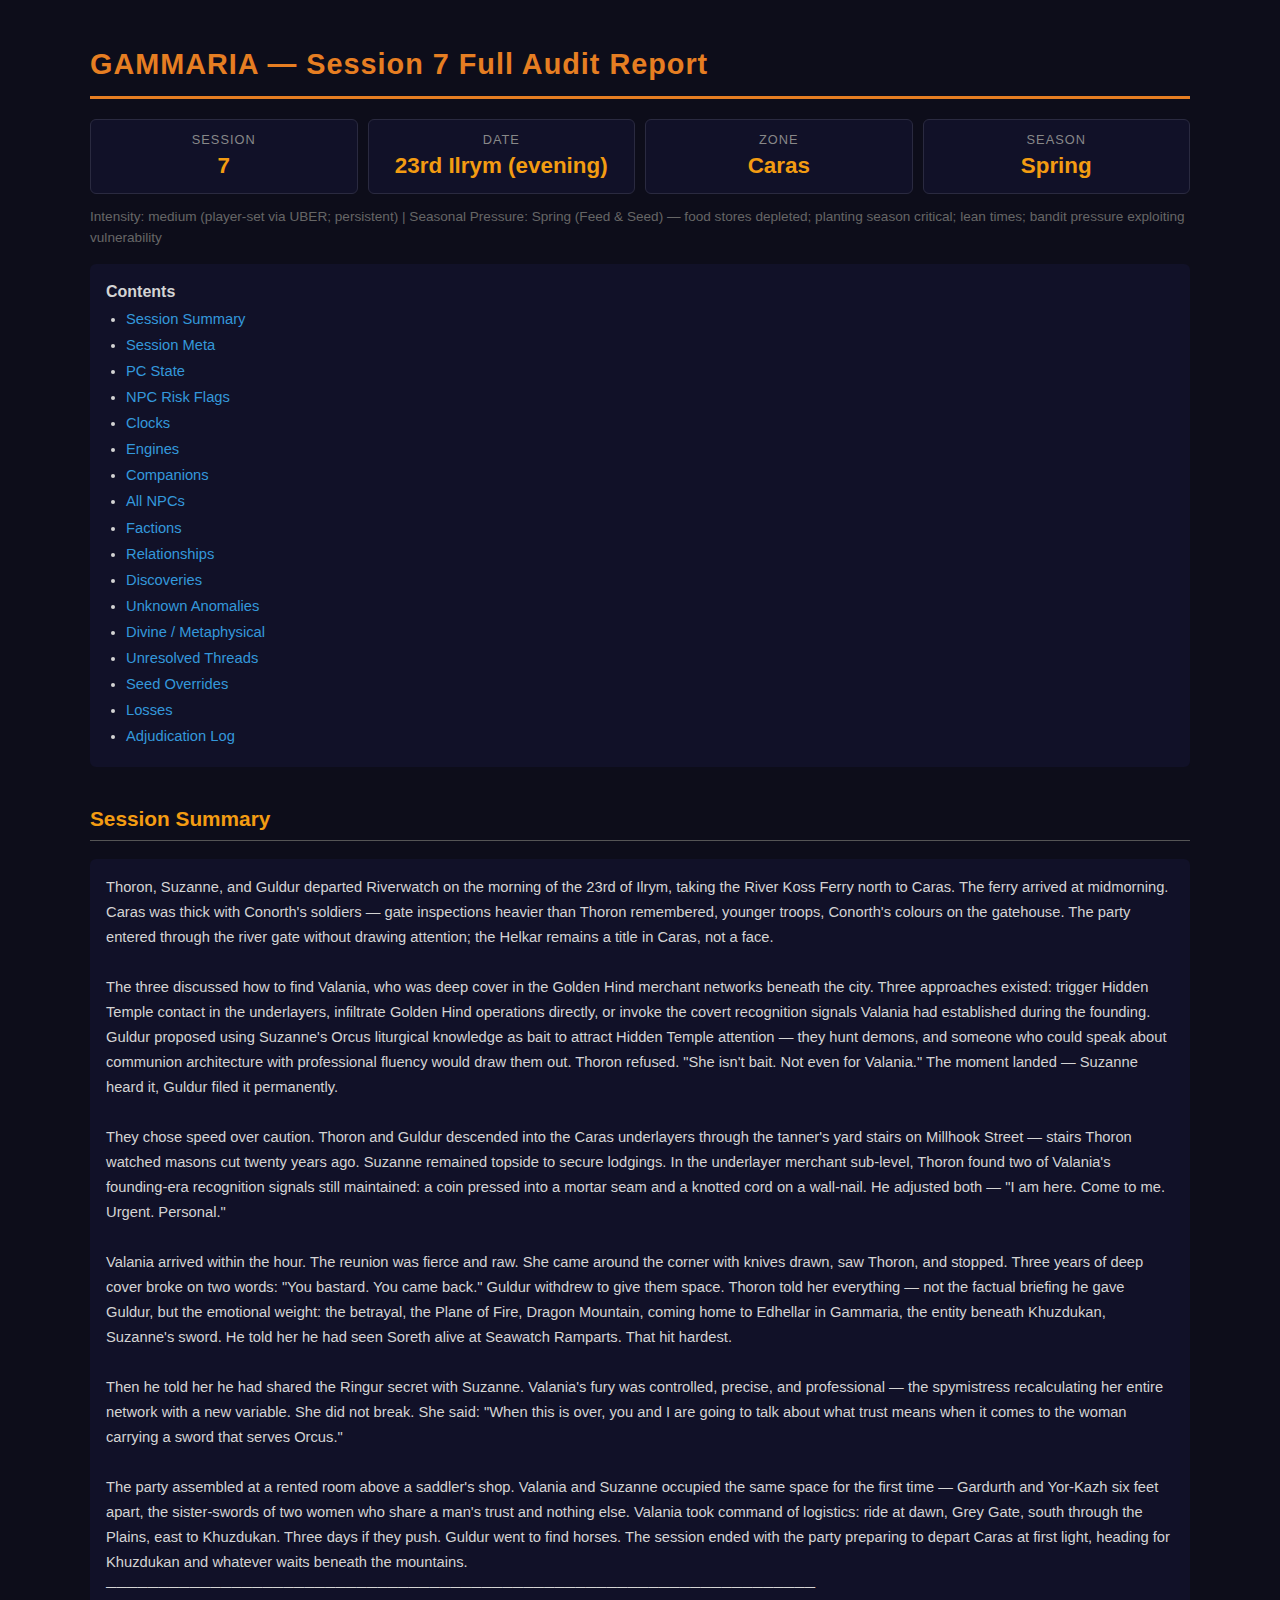
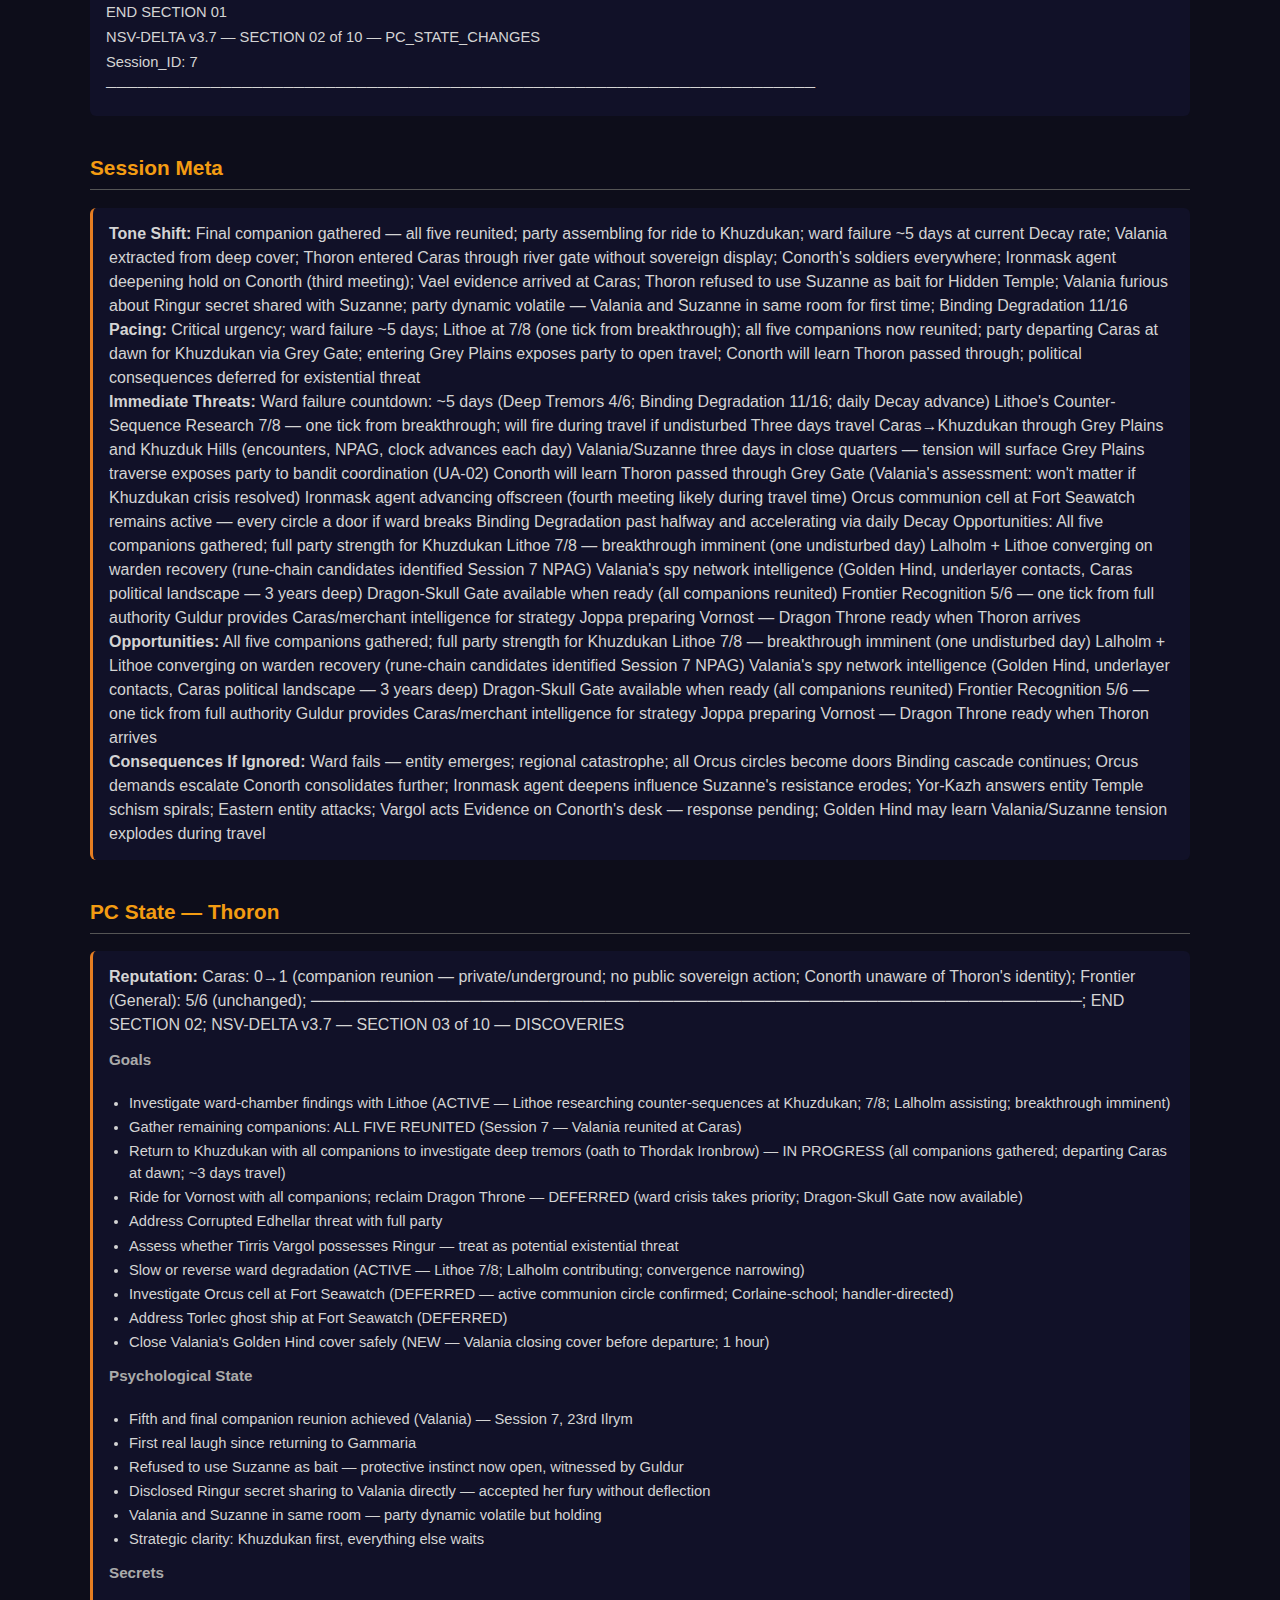
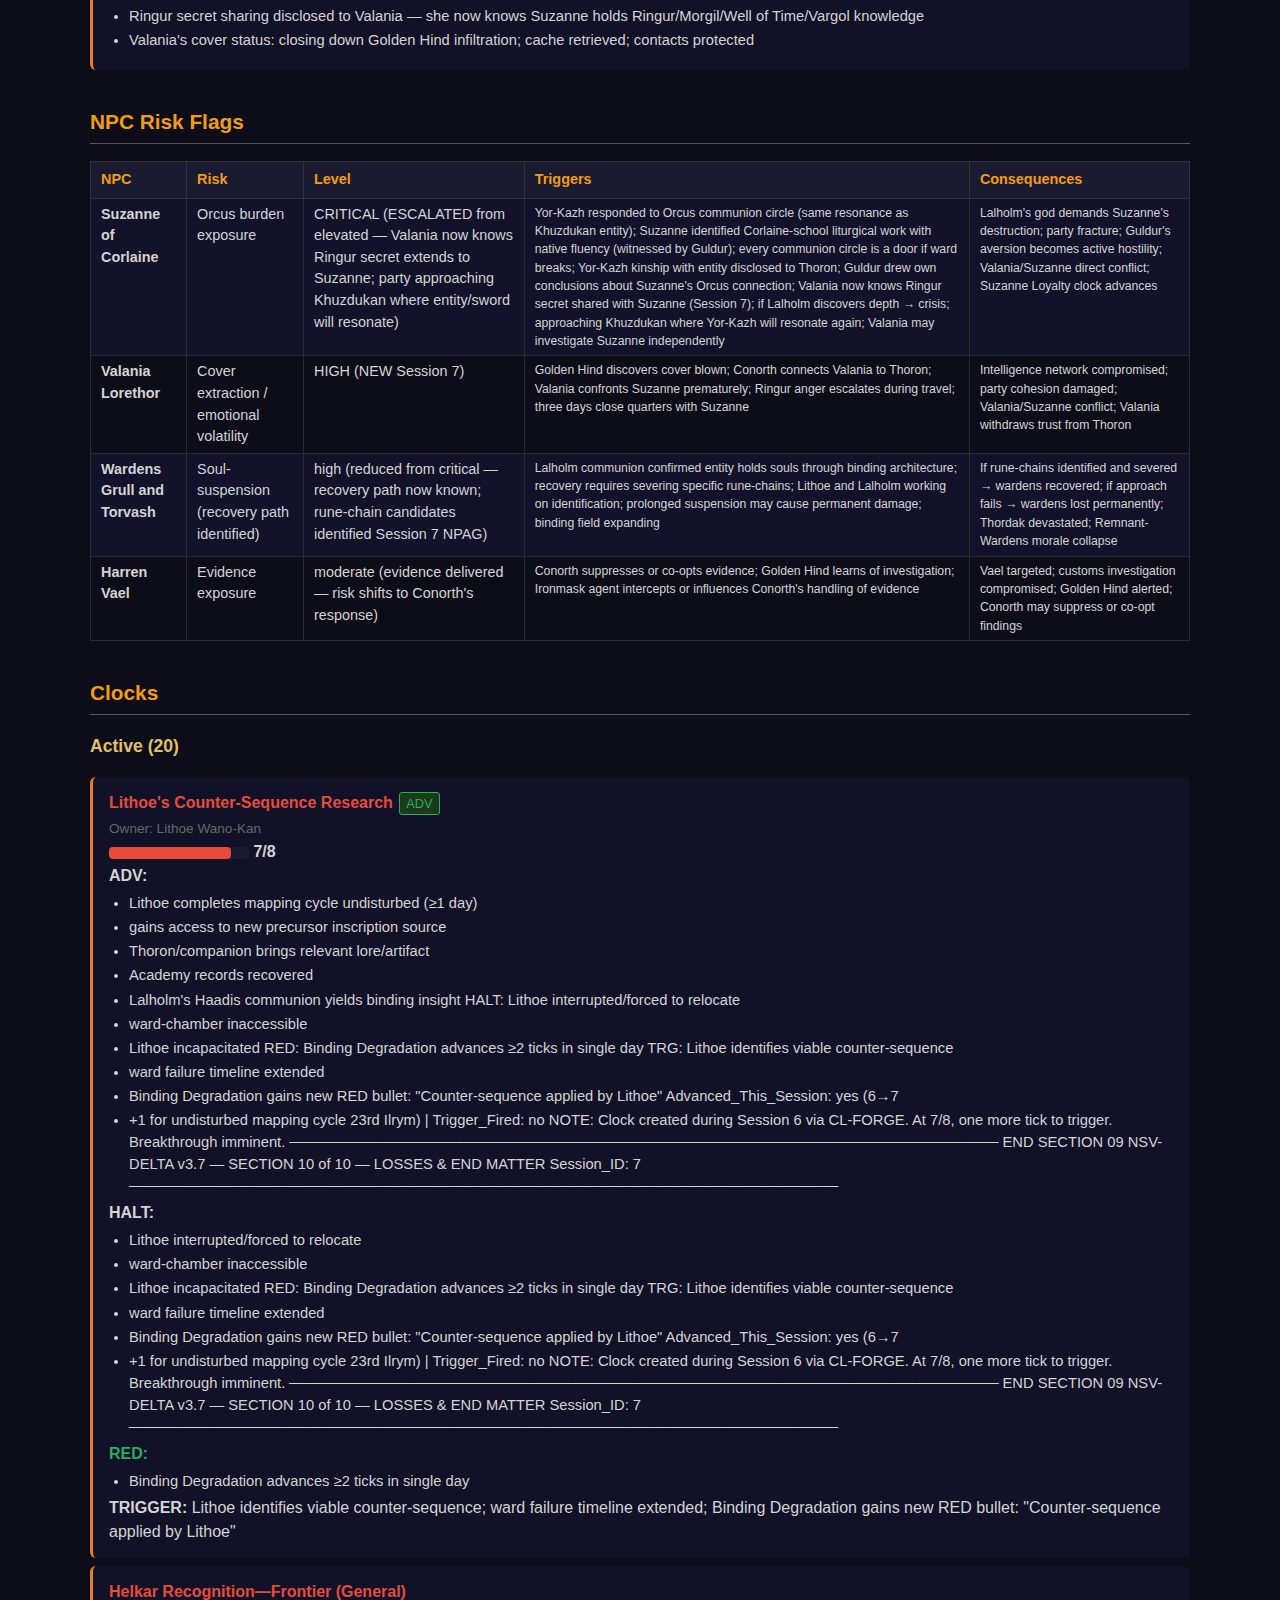
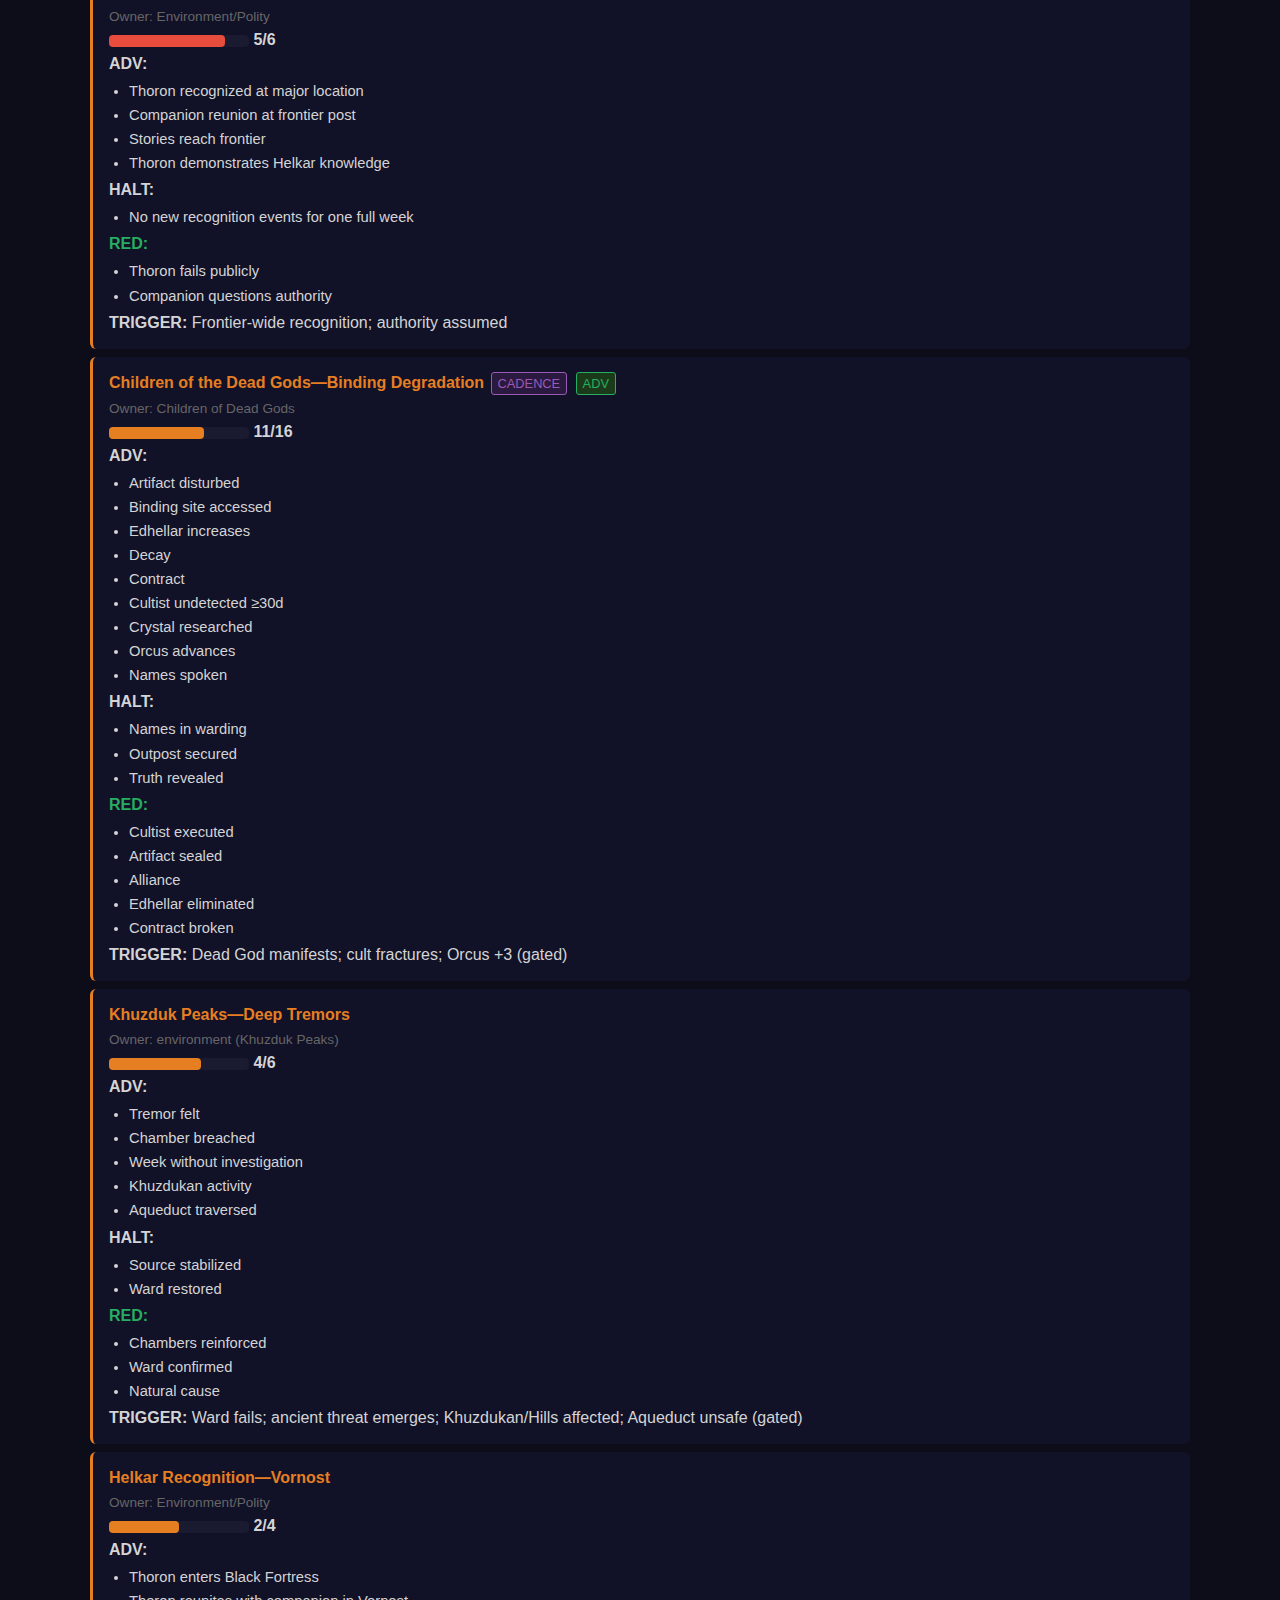
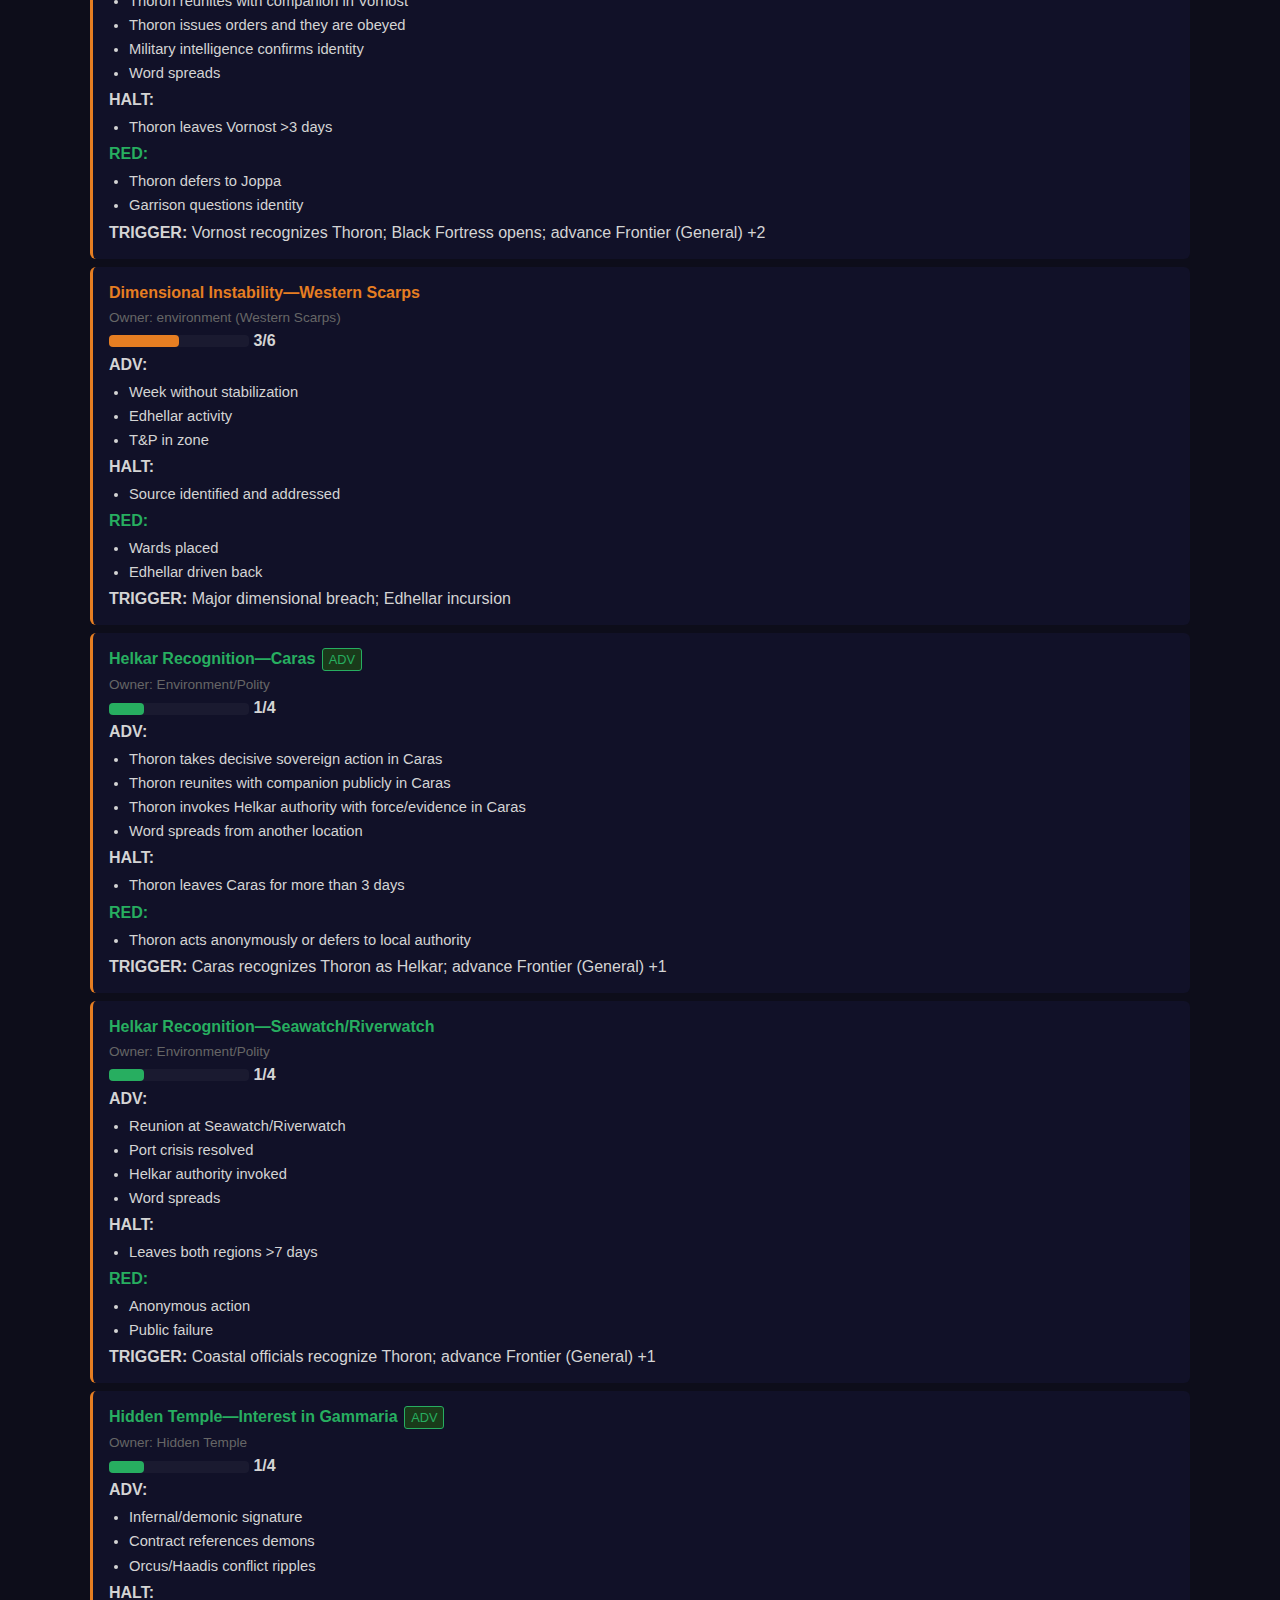
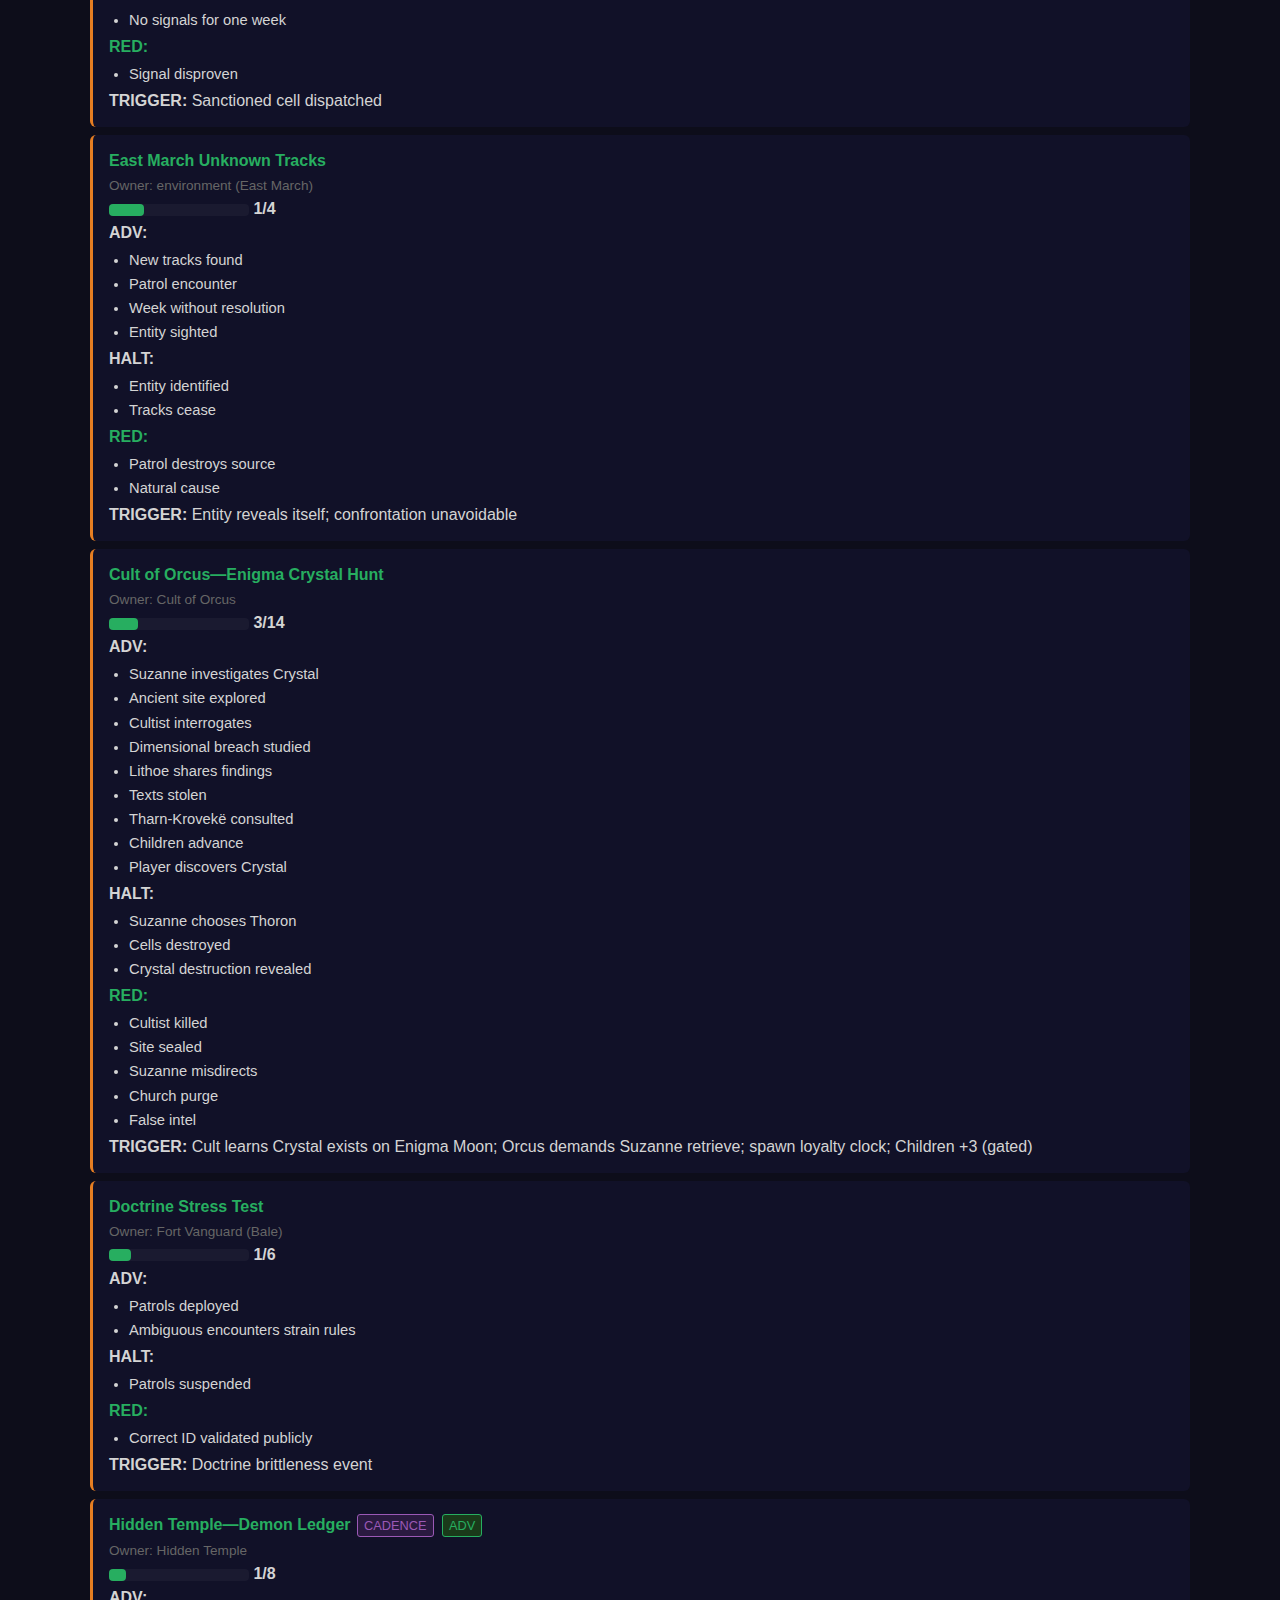
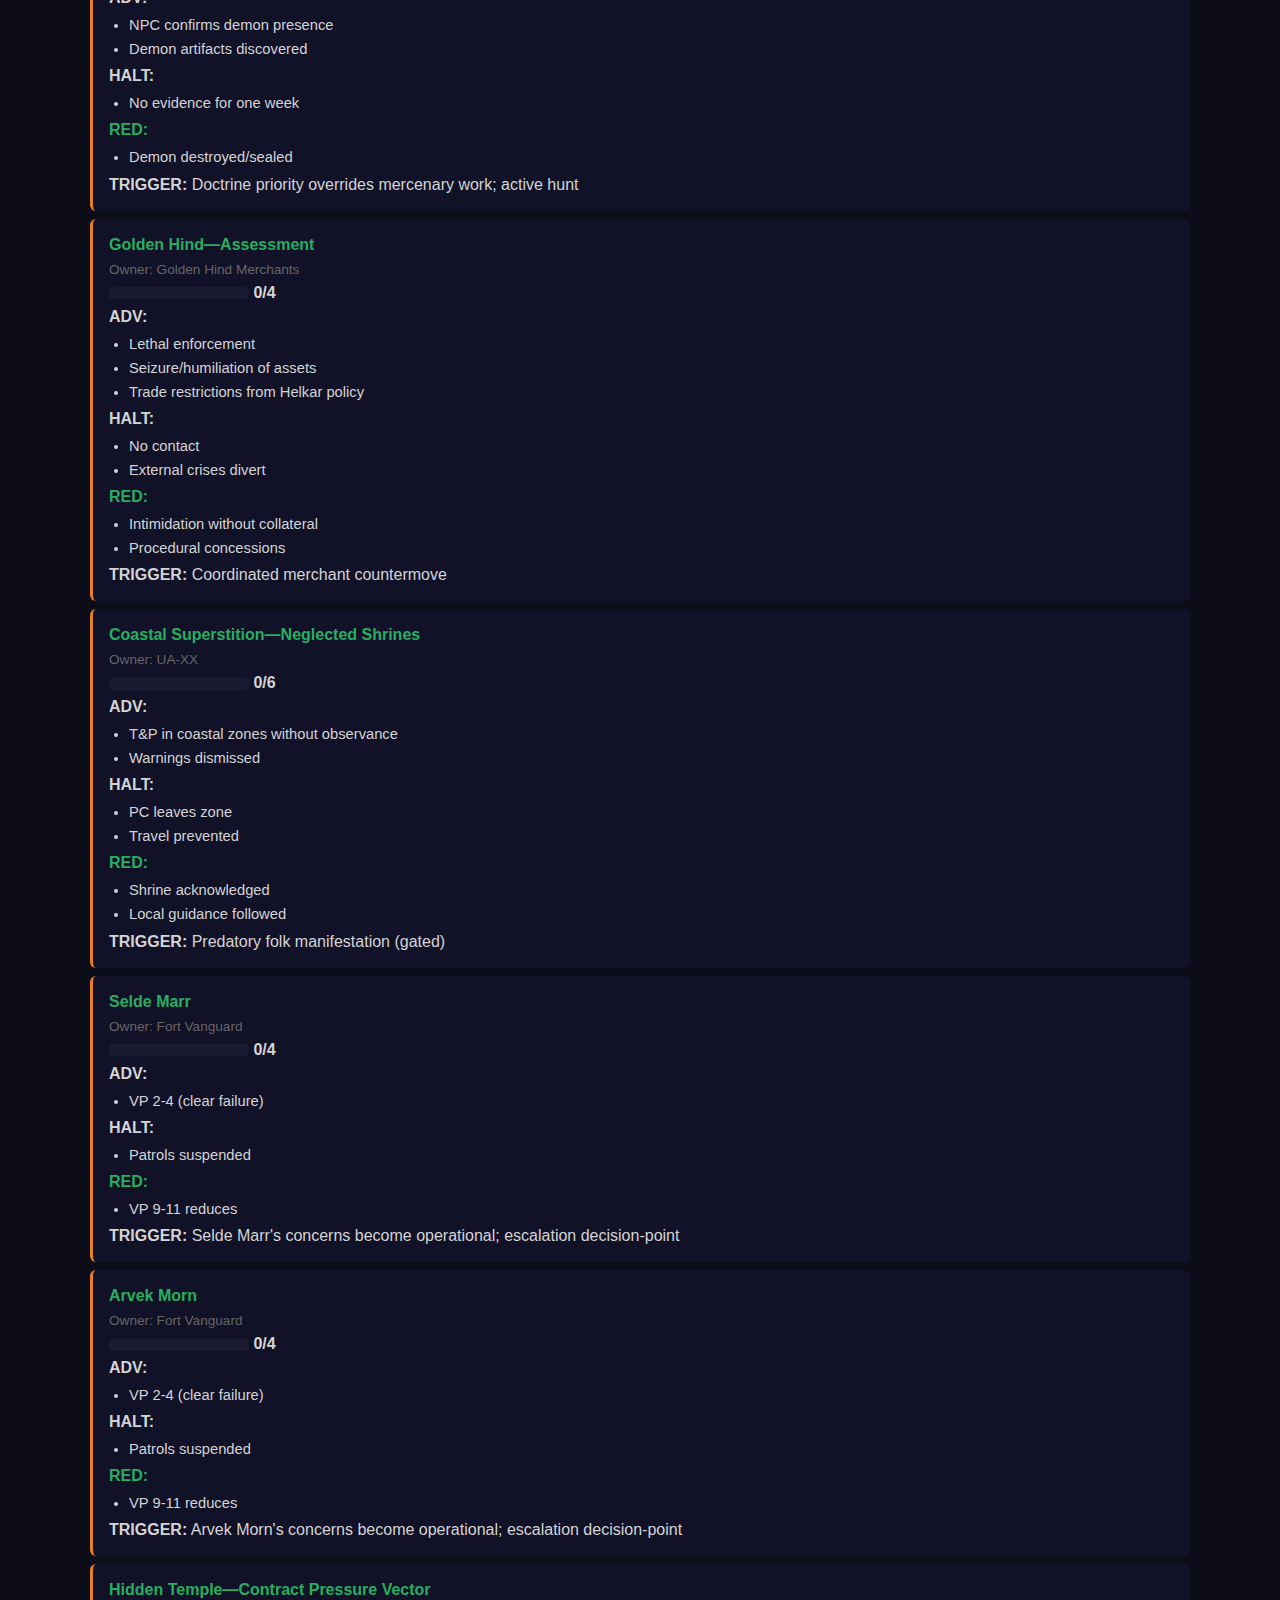
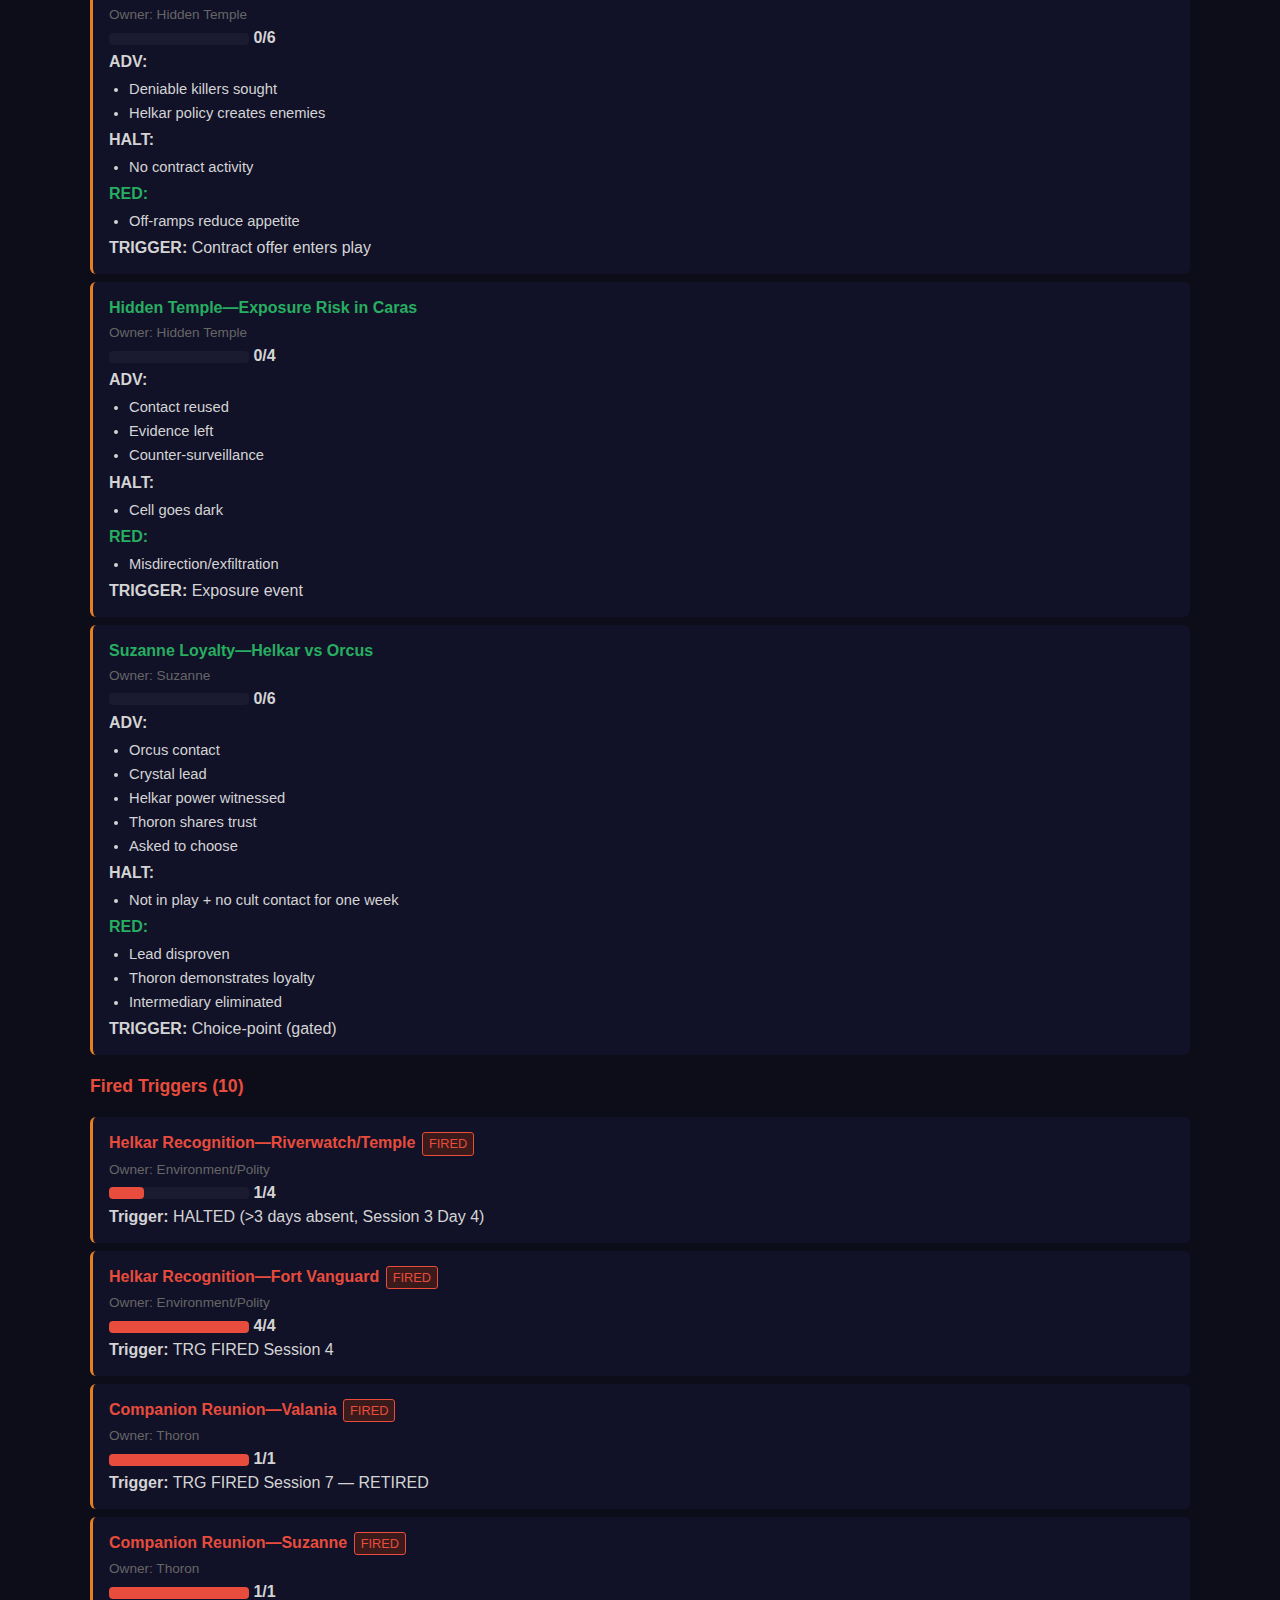
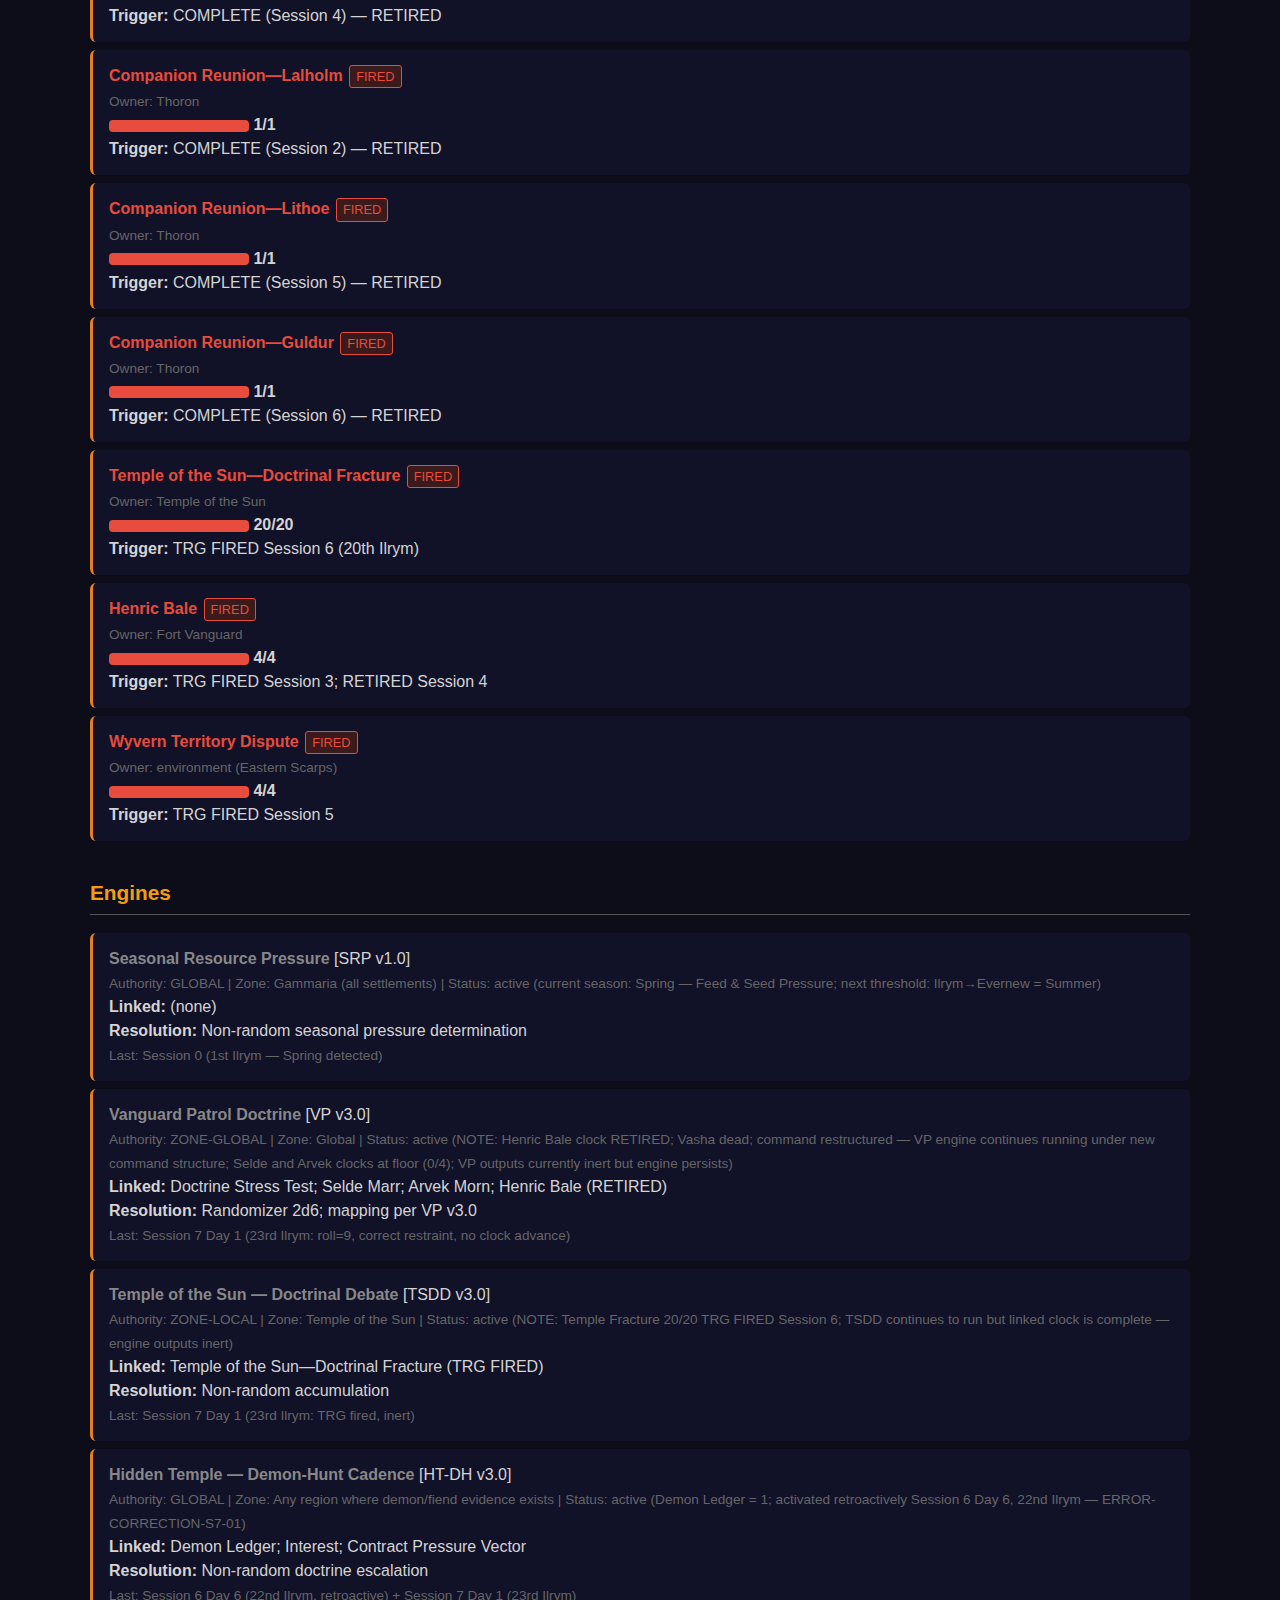
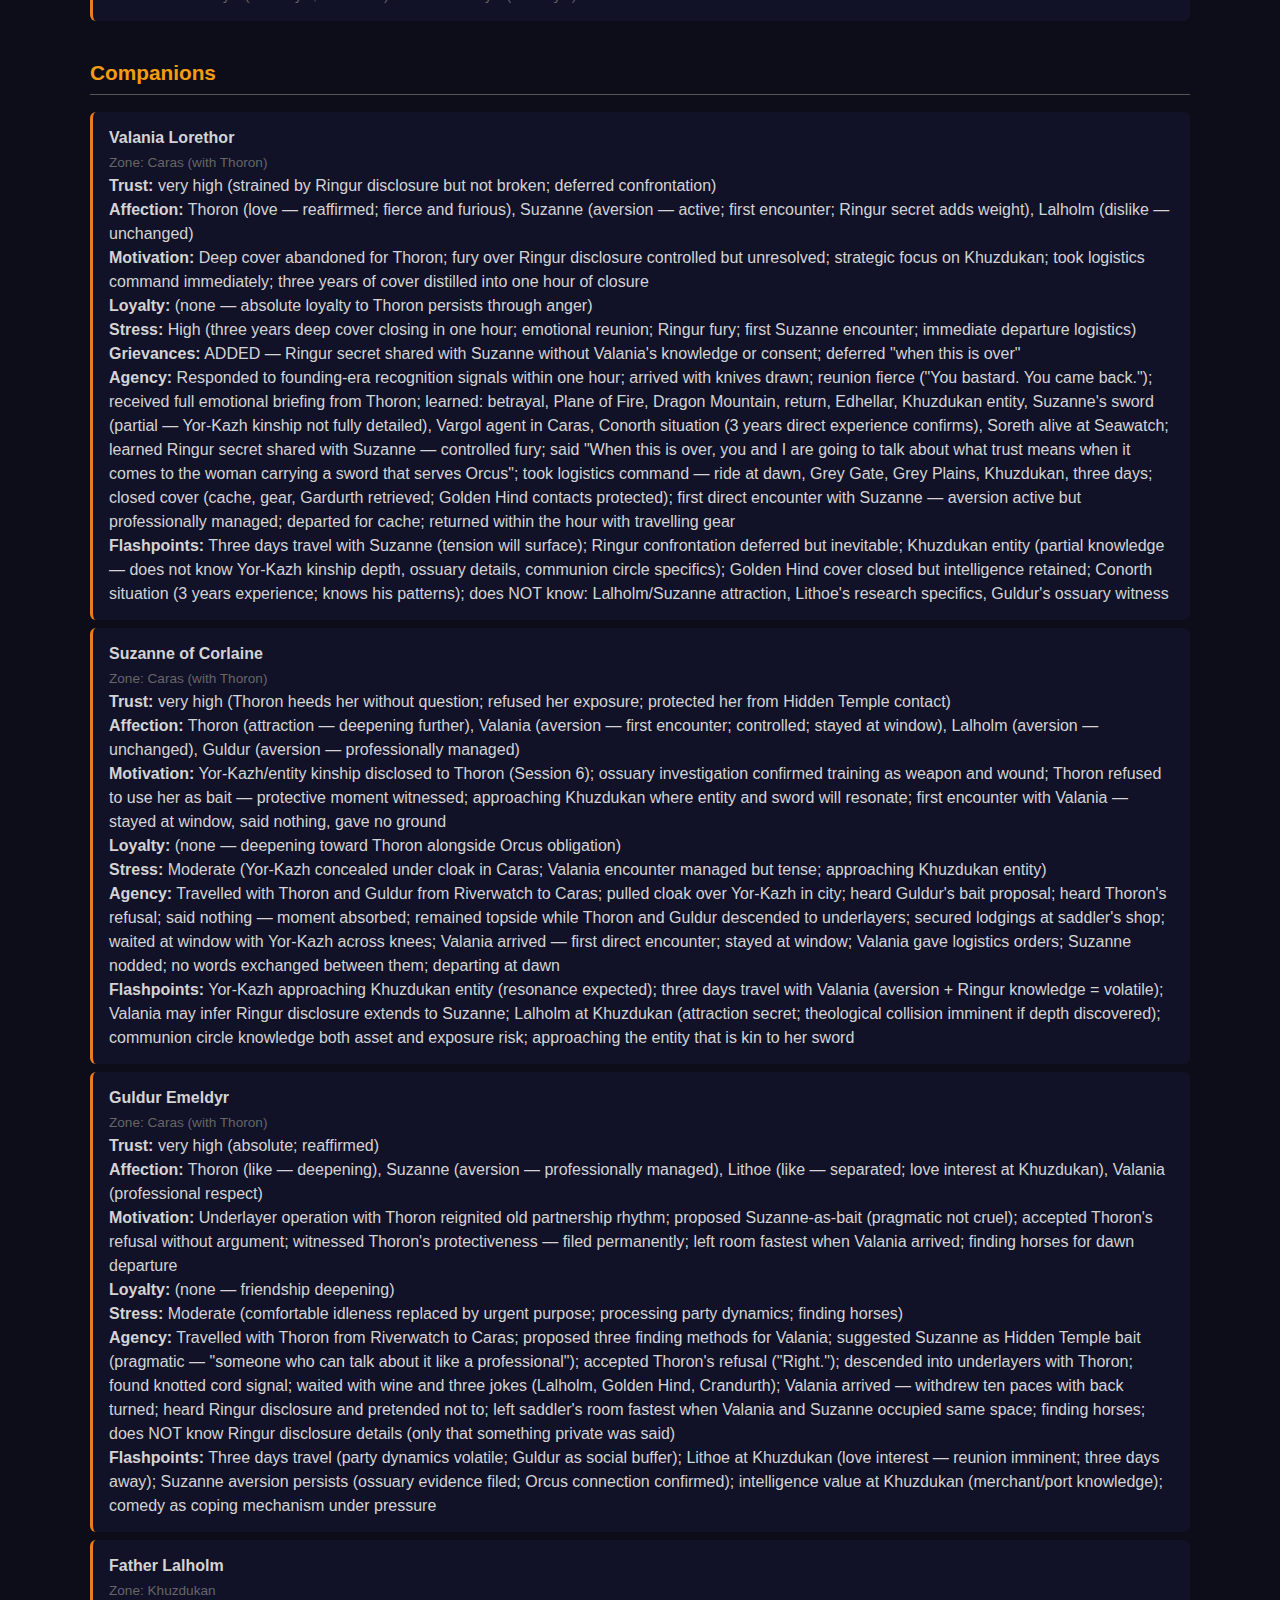
<file: session reports/Gammaria_Report_Session_07.html>
<!DOCTYPE html><html><head><meta charset='utf-8'><meta http-equiv='Content-Type' content='text/html; charset=utf-8'><title>Gammaria &mdash; Session 7 Audit</title><style>
body{background:#0d0d1a;color:#d4d4d4;font-family:'Segoe UI',Consolas,sans-serif;max-width:1100px;margin:0 auto;padding:24px;line-height:1.5}
h1{color:#e67e22;border-bottom:3px solid #e67e22;padding-bottom:10px;font-size:1.8em;letter-spacing:1px}
h2{color:#f39c12;margin-top:36px;border-bottom:1px solid #555;padding-bottom:6px;font-size:1.3em}
h3{color:#e0c068;margin-top:18px;font-size:1.1em}
h4{color:#aaa;margin-top:12px;font-size:0.95em}
table{border-collapse:collapse;width:100%;margin:8px 0 16px 0;font-size:0.9em}
th{background:#1a1a30;color:#f39c12;text-align:left;padding:7px 10px;border:1px solid #333;font-weight:600}
td{padding:5px 10px;border:1px solid #2a2a2a;vertical-align:top}
tr:nth-child(even){background:#12122a}
tr:nth-child(odd){background:#0d0d1a}
.bar-bg{background:#1a1a30;border-radius:4px;height:12px;width:140px;display:inline-block;vertical-align:middle}
.bar-fill{height:12px;border-radius:4px}
.fired{color:#e74c3c;font-weight:bold}
.muted{color:#666;font-size:0.85em}
.tag{display:inline-block;padding:1px 6px;border-radius:3px;font-size:0.8em;margin:1px 2px}
.tag-cadence{background:#2a1a40;color:#9b59b6;border:1px solid #9b59b6}
.tag-fired{background:#3a1a1a;color:#e74c3c;border:1px solid #e74c3c}
.tag-with-pc{background:#1a3a1a;color:#27ae60;border:1px solid #27ae60}
.tag-adv{background:#1a3a1a;color:#27ae60;border:1px solid #27ae60}
.section{background:#111128;padding:14px 16px;border-radius:6px;margin:8px 0;border-left:3px solid #e67e22}
.meta-grid{display:grid;grid-template-columns:repeat(4,1fr);gap:10px;margin:12px 0}
.meta-box{background:#111128;padding:10px;border-radius:6px;text-align:center;border:1px solid #2a2a40}
.meta-label{color:#888;font-size:0.8em;text-transform:uppercase;letter-spacing:1px}
.meta-value{color:#f39c12;font-size:1.4em;font-weight:bold}
.summary-block{background:#111128;padding:16px;border-radius:6px;margin:8px 0;line-height:1.7;white-space:pre-wrap;font-size:0.92em}
ul{margin:4px 0;padding-left:20px} li{margin:2px 0;font-size:0.92em}
.toc{background:#111128;padding:16px;border-radius:6px;margin:16px 0}
.toc a{color:#3498db;text-decoration:none} .toc a:hover{text-decoration:underline} .toc li{margin:4px 0}
details{margin:4px 0} details summary{cursor:pointer;color:#e0c068;font-weight:500}
</style></head><body>
<h1>GAMMARIA &mdash; Session 7 Full Audit Report</h1>
<div class='meta-grid'>
<div class='meta-box'><div class='meta-label'>Session</div><div class='meta-value'>7</div></div>
<div class='meta-box'><div class='meta-label'>Date</div><div class='meta-value'>23rd Ilrym (evening)</div></div>
<div class='meta-box'><div class='meta-label'>Zone</div><div class='meta-value'>Caras</div></div>
<div class='meta-box'><div class='meta-label'>Season</div><div class='meta-value'>Spring</div></div>
</div>
<p class='muted'>Intensity: medium (player-set via UBER; persistent) | Seasonal Pressure: Spring (Feed &amp; Seed) &#8212; food stores depleted; planting season critical; lean times; bandit pressure exploiting vulnerability</p>
<div class='toc'><strong>Contents</strong><ul>
<li><a href='#summary'>Session Summary</a></li>
<li><a href='#meta'>Session Meta</a></li>
<li><a href='#pc'>PC State</a></li>
<li><a href='#risk'>NPC Risk Flags</a></li>
<li><a href='#clocks'>Clocks</a></li>
<li><a href='#engines'>Engines</a></li>
<li><a href='#companions'>Companions</a></li>
<li><a href='#npcs'>All NPCs</a></li>
<li><a href='#factions'>Factions</a></li>
<li><a href='#rels'>Relationships</a></li>
<li><a href='#discs'>Discoveries</a></li>
<li><a href='#ua'>Unknown Anomalies</a></li>
<li><a href='#divine'>Divine / Metaphysical</a></li>
<li><a href='#threads'>Unresolved Threads</a></li>
<li><a href='#seed'>Seed Overrides</a></li>
<li><a href='#losses'>Losses</a></li>
<li><a href='#log'>Adjudication Log</a></li>
</ul></div>
<h2 id='summary'>Session Summary</h2>
<div class='summary-block'>Thoron, Suzanne, and Guldur departed Riverwatch on the morning of the 23rd of Ilrym, taking the River Koss Ferry north to Caras. The ferry arrived at midmorning. Caras was thick with Conorth&#x27;s soldiers &#8212; gate inspections heavier than Thoron remembered, younger troops, Conorth&#x27;s colours on the gatehouse. The party entered through the river gate without drawing attention; the Helkar remains a title in Caras, not a face.

The three discussed how to find Valania, who was deep cover in the Golden Hind merchant networks beneath the city. Three approaches existed: trigger Hidden Temple contact in the underlayers, infiltrate Golden Hind operations directly, or invoke the covert recognition signals Valania had established during the founding. Guldur proposed using Suzanne&#x27;s Orcus liturgical knowledge as bait to attract Hidden Temple attention &#8212; they hunt demons, and someone who could speak about communion architecture with professional fluency would draw them out. Thoron refused. &quot;She isn&#x27;t bait. Not even for Valania.&quot; The moment landed &#8212; Suzanne heard it, Guldur filed it permanently.

They chose speed over caution. Thoron and Guldur descended into the Caras underlayers through the tanner&#x27;s yard stairs on Millhook Street &#8212; stairs Thoron watched masons cut twenty years ago. Suzanne remained topside to secure lodgings. In the underlayer merchant sub-level, Thoron found two of Valania&#x27;s founding-era recognition signals still maintained: a coin pressed into a mortar seam and a knotted cord on a wall-nail. He adjusted both &#8212; &quot;I am here. Come to me. Urgent. Personal.&quot;

Valania arrived within the hour. The reunion was fierce and raw. She came around the corner with knives drawn, saw Thoron, and stopped. Three years of deep cover broke on two words: &quot;You bastard. You came back.&quot; Guldur withdrew to give them space. Thoron told her everything &#8212; not the factual briefing he gave Guldur, but the emotional weight: the betrayal, the Plane of Fire, Dragon Mountain, coming home to Edhellar in Gammaria, the entity beneath Khuzdukan, Suzanne&#x27;s sword. He told her he had seen Soreth alive at Seawatch Ramparts. That hit hardest.

Then he told her he had shared the Ringur secret with Suzanne. Valania&#x27;s fury was controlled, precise, and professional &#8212; the spymistress recalculating her entire network with a new variable. She did not break. She said: &quot;When this is over, you and I are going to talk about what trust means when it comes to the woman carrying a sword that serves Orcus.&quot;

The party assembled at a rented room above a saddler&#x27;s shop. Valania and Suzanne occupied the same space for the first time &#8212; Gardurth and Yor-Kazh six feet apart, the sister-swords of two women who share a man&#x27;s trust and nothing else. Valania took command of logistics: ride at dawn, Grey Gate, south through the Plains, east to Khuzdukan. Three days if they push. Guldur went to find horses. The session ended with the party preparing to depart Caras at first light, heading for Khuzdukan and whatever waits beneath the mountains.
&#9472;&#9472;&#9472;&#9472;&#9472;&#9472;&#9472;&#9472;&#9472;&#9472;&#9472;&#9472;&#9472;&#9472;&#9472;&#9472;&#9472;&#9472;&#9472;&#9472;&#9472;&#9472;&#9472;&#9472;&#9472;&#9472;&#9472;&#9472;&#9472;&#9472;&#9472;&#9472;&#9472;&#9472;&#9472;&#9472;&#9472;&#9472;&#9472;&#9472;&#9472;&#9472;&#9472;&#9472;&#9472;&#9472;&#9472;&#9472;&#9472;&#9472;&#9472;&#9472;&#9472;&#9472;&#9472;&#9472;&#9472;&#9472;&#9472;&#9472;&#9472;&#9472;&#9472;&#9472;&#9472;&#9472;&#9472;&#9472;
END SECTION 01
NSV-DELTA v3.7 &#8212; SECTION 02 of 10 &#8212; PC_STATE_CHANGES
Session_ID: 7
&#9472;&#9472;&#9472;&#9472;&#9472;&#9472;&#9472;&#9472;&#9472;&#9472;&#9472;&#9472;&#9472;&#9472;&#9472;&#9472;&#9472;&#9472;&#9472;&#9472;&#9472;&#9472;&#9472;&#9472;&#9472;&#9472;&#9472;&#9472;&#9472;&#9472;&#9472;&#9472;&#9472;&#9472;&#9472;&#9472;&#9472;&#9472;&#9472;&#9472;&#9472;&#9472;&#9472;&#9472;&#9472;&#9472;&#9472;&#9472;&#9472;&#9472;&#9472;&#9472;&#9472;&#9472;&#9472;&#9472;&#9472;&#9472;&#9472;&#9472;&#9472;&#9472;&#9472;&#9472;&#9472;&#9472;&#9472;&#9472;</div>
<h2 id='meta'>Session Meta</h2><div class='section'>
<b>Tone Shift:</b> Final companion gathered &#8212; all five reunited; party assembling for ride to Khuzdukan; ward failure ~5 days at current Decay rate; Valania extracted from deep cover; Thoron entered Caras through river gate without sovereign display; Conorth&#x27;s soldiers everywhere; Ironmask agent deepening hold on Conorth (third meeting); Vael evidence arrived at Caras; Thoron refused to use Suzanne as bait for Hidden Temple; Valania furious about Ringur secret shared with Suzanne; party dynamic volatile &#8212; Valania and Suzanne in same room for first time; Binding Degradation 11/16<br>
<b>Pacing:</b> Critical urgency; ward failure ~5 days; Lithoe at 7/8 (one tick from breakthrough); all five companions now reunited; party departing Caras at dawn for Khuzdukan via Grey Gate; entering Grey Plains exposes party to open travel; Conorth will learn Thoron passed through; political consequences deferred for existential threat<br>
<b>Immediate Threats:</b> Ward failure countdown: ~5 days (Deep Tremors 4/6; Binding Degradation 11/16; daily Decay advance)
Lithoe&#x27;s Counter-Sequence Research 7/8 &#8212; one tick from breakthrough; will fire during travel if undisturbed
Three days travel Caras&#8594;Khuzdukan through Grey Plains and Khuzduk Hills (encounters, NPAG, clock advances each day)
Valania/Suzanne three days in close quarters &#8212; tension will surface
Grey Plains traverse exposes party to bandit coordination (UA-02)
Conorth will learn Thoron passed through Grey Gate (Valania&#x27;s assessment: won&#x27;t matter if Khuzdukan crisis resolved)
Ironmask agent advancing offscreen (fourth meeting likely during travel time)
Orcus communion cell at Fort Seawatch remains active &#8212; every circle a door if ward breaks
Binding Degradation past halfway and accelerating via daily Decay

Opportunities:
All five companions gathered; full party strength for Khuzdukan
Lithoe 7/8 &#8212; breakthrough imminent (one undisturbed day)
Lalholm + Lithoe converging on warden recovery (rune-chain candidates identified Session 7 NPAG)
Valania&#x27;s spy network intelligence (Golden Hind, underlayer contacts, Caras political landscape &#8212; 3 years deep)
Dragon-Skull Gate available when ready (all companions reunited)
Frontier Recognition 5/6 &#8212; one tick from full authority
Guldur provides Caras/merchant intelligence for strategy
Joppa preparing Vornost &#8212; Dragon Throne ready when Thoron arrives<br>
<b>Opportunities:</b> All five companions gathered; full party strength for Khuzdukan
Lithoe 7/8 &#8212; breakthrough imminent (one undisturbed day)
Lalholm + Lithoe converging on warden recovery (rune-chain candidates identified Session 7 NPAG)
Valania&#x27;s spy network intelligence (Golden Hind, underlayer contacts, Caras political landscape &#8212; 3 years deep)
Dragon-Skull Gate available when ready (all companions reunited)
Frontier Recognition 5/6 &#8212; one tick from full authority
Guldur provides Caras/merchant intelligence for strategy
Joppa preparing Vornost &#8212; Dragon Throne ready when Thoron arrives<br>
<b>Consequences If Ignored:</b> Ward fails &#8212; entity emerges; regional catastrophe; all Orcus circles become doors
Binding cascade continues; Orcus demands escalate
Conorth consolidates further; Ironmask agent deepens influence
Suzanne&#x27;s resistance erodes; Yor-Kazh answers entity
Temple schism spirals; Eastern entity attacks; Vargol acts
Evidence on Conorth&#x27;s desk &#8212; response pending; Golden Hind may learn
Valania/Suzanne tension explodes during travel<br>
</div>
<h2 id='pc'>PC State &mdash; Thoron</h2>
<div class='section'>
<b>Reputation:</b> Caras: 0&#8594;1 (companion reunion &#8212; private/underground; no public sovereign action; Conorth unaware of Thoron&#x27;s identity); Frontier (General): 5/6 (unchanged); &#9472;&#9472;&#9472;&#9472;&#9472;&#9472;&#9472;&#9472;&#9472;&#9472;&#9472;&#9472;&#9472;&#9472;&#9472;&#9472;&#9472;&#9472;&#9472;&#9472;&#9472;&#9472;&#9472;&#9472;&#9472;&#9472;&#9472;&#9472;&#9472;&#9472;&#9472;&#9472;&#9472;&#9472;&#9472;&#9472;&#9472;&#9472;&#9472;&#9472;&#9472;&#9472;&#9472;&#9472;&#9472;&#9472;&#9472;&#9472;&#9472;&#9472;&#9472;&#9472;&#9472;&#9472;&#9472;&#9472;&#9472;&#9472;&#9472;&#9472;&#9472;&#9472;&#9472;&#9472;&#9472;&#9472;&#9472;&#9472;; END SECTION 02; NSV-DELTA v3.7 &#8212; SECTION 03 of 10 &#8212; DISCOVERIES<br>
<h4>Goals</h4><ul>
<li>Investigate ward-chamber findings with Lithoe (ACTIVE &#8212; Lithoe researching counter-sequences at Khuzdukan; 7/8; Lalholm assisting; breakthrough imminent)</li>
<li>Gather remaining companions: ALL FIVE REUNITED (Session 7 &#8212; Valania reunited at Caras)</li>
<li>Return to Khuzdukan with all companions to investigate deep tremors (oath to Thordak Ironbrow) &#8212; IN PROGRESS (all companions gathered; departing Caras at dawn; ~3 days travel)</li>
<li>Ride for Vornost with all companions; reclaim Dragon Throne &#8212; DEFERRED (ward crisis takes priority; Dragon-Skull Gate now available)</li>
<li>Address Corrupted Edhellar threat with full party</li>
<li>Assess whether Tirris Vargol possesses Ringur &#8212; treat as potential existential threat</li>
<li>Slow or reverse ward degradation (ACTIVE &#8212; Lithoe 7/8; Lalholm contributing; convergence narrowing)</li>
<li>Investigate Orcus cell at Fort Seawatch (DEFERRED &#8212; active communion circle confirmed; Corlaine-school; handler-directed)</li>
<li>Address Torlec ghost ship at Fort Seawatch (DEFERRED)</li>
<li>Close Valania&#x27;s Golden Hind cover safely (NEW &#8212; Valania closing cover before departure; 1 hour)</li>
</ul>
<h4>Psychological State</h4><ul>
<li>Fifth and final companion reunion achieved (Valania) &#8212; Session 7, 23rd Ilrym</li>
<li>First real laugh since returning to Gammaria</li>
<li>Refused to use Suzanne as bait &#8212; protective instinct now open, witnessed by Guldur</li>
<li>Disclosed Ringur secret sharing to Valania directly &#8212; accepted her fury without deflection</li>
<li>Valania and Suzanne in same room &#8212; party dynamic volatile but holding</li>
<li>Strategic clarity: Khuzdukan first, everything else waits</li>
</ul>
<h4>Secrets</h4><ul>
<li>Ringur secret sharing disclosed to Valania &#8212; she now knows Suzanne holds Ringur/Morgil/Well of Time/Vargol knowledge</li>
<li>Valania&#x27;s cover status: closing down Golden Hind infiltration; cache retrieved; contacts protected</li>
</ul>
</div>
<h2 id='risk'>NPC Risk Flags</h2>
<table><tr><th>NPC</th><th>Risk</th><th>Level</th><th>Triggers</th><th>Consequences</th></tr>
<tr><td><b>Suzanne of Corlaine</b></td><td>Orcus burden exposure</td><td>CRITICAL (ESCALATED from elevated &#8212; Valania now knows Ringur secret extends to Suzanne; party approaching Khuzdukan where entity/sword will resonate)</td><td style='font-size:0.85em'>Yor-Kazh responded to Orcus communion circle (same resonance as Khuzdukan entity); Suzanne identified Corlaine-school liturgical work with native fluency (witnessed by Guldur); every communion circle is a door if ward breaks; Yor-Kazh kinship with entity disclosed to Thoron; Guldur drew own conclusions about Suzanne&#x27;s Orcus connection; Valania now knows Ringur secret shared with Suzanne (Session 7); if Lalholm discovers depth &#8594; crisis; approaching Khuzdukan where Yor-Kazh will resonate again; Valania may investigate Suzanne independently</td><td style='font-size:0.85em'>Lalholm&#x27;s god demands Suzanne&#x27;s destruction; party fracture; Guldur&#x27;s aversion becomes active hostility; Valania/Suzanne direct conflict; Suzanne Loyalty clock advances</td></tr>
<tr><td><b>Valania Lorethor</b></td><td>Cover extraction / emotional volatility</td><td>HIGH (NEW Session 7)</td><td style='font-size:0.85em'>Golden Hind discovers cover blown; Conorth connects Valania to Thoron; Valania confronts Suzanne prematurely; Ringur anger escalates during travel; three days close quarters with Suzanne</td><td style='font-size:0.85em'>Intelligence network compromised; party cohesion damaged; Valania/Suzanne conflict; Valania withdraws trust from Thoron</td></tr>
<tr><td><b>Wardens Grull and Torvash</b></td><td>Soul-suspension (recovery path identified)</td><td>high (reduced from critical &#8212; recovery path now known; rune-chain candidates identified Session 7 NPAG)</td><td style='font-size:0.85em'>Lalholm communion confirmed entity holds souls through binding architecture; recovery requires severing specific rune-chains; Lithoe and Lalholm working on identification; prolonged suspension may cause permanent damage; binding field expanding</td><td style='font-size:0.85em'>If rune-chains identified and severed &#8594; wardens recovered; if approach fails &#8594; wardens lost permanently; Thordak devastated; Remnant-Wardens morale collapse</td></tr>
<tr><td><b>Harren Vael</b></td><td>Evidence exposure</td><td>moderate (evidence delivered &#8212; risk shifts to Conorth&#x27;s response)</td><td style='font-size:0.85em'>Conorth suppresses or co-opts evidence; Golden Hind learns of investigation; Ironmask agent intercepts or influences Conorth&#x27;s handling of evidence</td><td style='font-size:0.85em'>Vael targeted; customs investigation compromised; Golden Hind alerted; Conorth may suppress or co-opt findings</td></tr>
</table>
<h2 id='clocks'>Clocks</h2>
<h3>Active (20)</h3>
<div class='section'><b style='color:#e74c3c'>Lithoe&#x27;s Counter-Sequence Research</b> <span class='tag tag-adv'>ADV</span><br>
<span class='muted'>Owner: Lithoe Wano-Kan</span><br>
<div class="bar-bg"><div class="bar-fill" style="background:#e74c3c;width:87%"></div></div> <b>7/8</b><br>
<b>ADV:</b><ul>
<li>Lithoe completes mapping cycle undisturbed (&#8805;1 day)</li>
<li>gains access to new precursor inscription source</li>
<li>Thoron/companion brings relevant lore/artifact</li>
<li>Academy records recovered</li>
<li>Lalholm&#x27;s Haadis communion yields binding insight
HALT: Lithoe interrupted/forced to relocate</li>
<li>ward-chamber inaccessible</li>
<li>Lithoe incapacitated
RED: Binding Degradation advances &#8805;2 ticks in single day
TRG: Lithoe identifies viable counter-sequence</li>
<li>ward failure timeline extended</li>
<li>Binding Degradation gains new RED bullet: &quot;Counter-sequence applied by Lithoe&quot;
Advanced_This_Session: yes (6&#8594;7</li>
<li>+1 for undisturbed mapping cycle 23rd Ilrym) | Trigger_Fired: no
NOTE: Clock created during Session 6 via CL-FORGE. At 7/8, one more tick to trigger. Breakthrough imminent.
&#9472;&#9472;&#9472;&#9472;&#9472;&#9472;&#9472;&#9472;&#9472;&#9472;&#9472;&#9472;&#9472;&#9472;&#9472;&#9472;&#9472;&#9472;&#9472;&#9472;&#9472;&#9472;&#9472;&#9472;&#9472;&#9472;&#9472;&#9472;&#9472;&#9472;&#9472;&#9472;&#9472;&#9472;&#9472;&#9472;&#9472;&#9472;&#9472;&#9472;&#9472;&#9472;&#9472;&#9472;&#9472;&#9472;&#9472;&#9472;&#9472;&#9472;&#9472;&#9472;&#9472;&#9472;&#9472;&#9472;&#9472;&#9472;&#9472;&#9472;&#9472;&#9472;&#9472;&#9472;&#9472;&#9472;&#9472;&#9472;
END SECTION 09
NSV-DELTA v3.7 &#8212; SECTION 10 of 10 &#8212; LOSSES &amp; END MATTER
Session_ID: 7
&#9472;&#9472;&#9472;&#9472;&#9472;&#9472;&#9472;&#9472;&#9472;&#9472;&#9472;&#9472;&#9472;&#9472;&#9472;&#9472;&#9472;&#9472;&#9472;&#9472;&#9472;&#9472;&#9472;&#9472;&#9472;&#9472;&#9472;&#9472;&#9472;&#9472;&#9472;&#9472;&#9472;&#9472;&#9472;&#9472;&#9472;&#9472;&#9472;&#9472;&#9472;&#9472;&#9472;&#9472;&#9472;&#9472;&#9472;&#9472;&#9472;&#9472;&#9472;&#9472;&#9472;&#9472;&#9472;&#9472;&#9472;&#9472;&#9472;&#9472;&#9472;&#9472;&#9472;&#9472;&#9472;&#9472;&#9472;&#9472;</li>
</ul>
<b>HALT:</b><ul>
<li>Lithoe interrupted/forced to relocate</li>
<li>ward-chamber inaccessible</li>
<li>Lithoe incapacitated
RED: Binding Degradation advances &#8805;2 ticks in single day
TRG: Lithoe identifies viable counter-sequence</li>
<li>ward failure timeline extended</li>
<li>Binding Degradation gains new RED bullet: &quot;Counter-sequence applied by Lithoe&quot;
Advanced_This_Session: yes (6&#8594;7</li>
<li>+1 for undisturbed mapping cycle 23rd Ilrym) | Trigger_Fired: no
NOTE: Clock created during Session 6 via CL-FORGE. At 7/8, one more tick to trigger. Breakthrough imminent.
&#9472;&#9472;&#9472;&#9472;&#9472;&#9472;&#9472;&#9472;&#9472;&#9472;&#9472;&#9472;&#9472;&#9472;&#9472;&#9472;&#9472;&#9472;&#9472;&#9472;&#9472;&#9472;&#9472;&#9472;&#9472;&#9472;&#9472;&#9472;&#9472;&#9472;&#9472;&#9472;&#9472;&#9472;&#9472;&#9472;&#9472;&#9472;&#9472;&#9472;&#9472;&#9472;&#9472;&#9472;&#9472;&#9472;&#9472;&#9472;&#9472;&#9472;&#9472;&#9472;&#9472;&#9472;&#9472;&#9472;&#9472;&#9472;&#9472;&#9472;&#9472;&#9472;&#9472;&#9472;&#9472;&#9472;&#9472;&#9472;
END SECTION 09
NSV-DELTA v3.7 &#8212; SECTION 10 of 10 &#8212; LOSSES &amp; END MATTER
Session_ID: 7
&#9472;&#9472;&#9472;&#9472;&#9472;&#9472;&#9472;&#9472;&#9472;&#9472;&#9472;&#9472;&#9472;&#9472;&#9472;&#9472;&#9472;&#9472;&#9472;&#9472;&#9472;&#9472;&#9472;&#9472;&#9472;&#9472;&#9472;&#9472;&#9472;&#9472;&#9472;&#9472;&#9472;&#9472;&#9472;&#9472;&#9472;&#9472;&#9472;&#9472;&#9472;&#9472;&#9472;&#9472;&#9472;&#9472;&#9472;&#9472;&#9472;&#9472;&#9472;&#9472;&#9472;&#9472;&#9472;&#9472;&#9472;&#9472;&#9472;&#9472;&#9472;&#9472;&#9472;&#9472;&#9472;&#9472;&#9472;&#9472;</li>
</ul>
<b style='color:#27ae60'>RED:</b><ul>
<li>Binding Degradation advances &#8805;2 ticks in single day</li>
</ul>
<b>TRIGGER:</b> Lithoe identifies viable counter-sequence; ward failure timeline extended; Binding Degradation gains new RED bullet: &quot;Counter-sequence applied by Lithoe&quot;<br>
</div>
<div class='section'><b style='color:#e74c3c'>Helkar Recognition&#8212;Frontier (General)</b><br>
<span class='muted'>Owner: Environment/Polity</span><br>
<div class="bar-bg"><div class="bar-fill" style="background:#e74c3c;width:83%"></div></div> <b>5/6</b><br>
<b>ADV:</b><ul>
<li>Thoron recognized at major location</li>
<li>Companion reunion at frontier post</li>
<li>Stories reach frontier</li>
<li>Thoron demonstrates Helkar knowledge</li>
</ul>
<b>HALT:</b><ul>
<li>No new recognition events for one full week</li>
</ul>
<b style='color:#27ae60'>RED:</b><ul>
<li>Thoron fails publicly</li>
<li>Companion questions authority</li>
</ul>
<b>TRIGGER:</b> Frontier-wide recognition; authority assumed<br>
</div>
<div class='section'><b style='color:#e67e22'>Children of the Dead Gods&#8212;Binding Degradation</b> <span class='tag tag-cadence'>CADENCE</span> <span class='tag tag-adv'>ADV</span><br>
<span class='muted'>Owner: Children of Dead Gods</span><br>
<div class="bar-bg"><div class="bar-fill" style="background:#e67e22;width:68%"></div></div> <b>11/16</b><br>
<b>ADV:</b><ul>
<li>Artifact disturbed</li>
<li>Binding site accessed</li>
<li>Edhellar increases</li>
<li>Decay</li>
<li>Contract</li>
<li>Cultist undetected &#8805;30d</li>
<li>Crystal researched</li>
<li>Orcus advances</li>
<li>Names spoken</li>
</ul>
<b>HALT:</b><ul>
<li>Names in warding</li>
<li>Outpost secured</li>
<li>Truth revealed</li>
</ul>
<b style='color:#27ae60'>RED:</b><ul>
<li>Cultist executed</li>
<li>Artifact sealed</li>
<li>Alliance</li>
<li>Edhellar eliminated</li>
<li>Contract broken</li>
</ul>
<b>TRIGGER:</b> Dead God manifests; cult fractures; Orcus +3 (gated)<br>
</div>
<div class='section'><b style='color:#e67e22'>Khuzduk Peaks&#8212;Deep Tremors</b><br>
<span class='muted'>Owner: environment (Khuzduk Peaks)</span><br>
<div class="bar-bg"><div class="bar-fill" style="background:#e67e22;width:66%"></div></div> <b>4/6</b><br>
<b>ADV:</b><ul>
<li>Tremor felt</li>
<li>Chamber breached</li>
<li>Week without investigation</li>
<li>Khuzdukan activity</li>
<li>Aqueduct traversed</li>
</ul>
<b>HALT:</b><ul>
<li>Source stabilized</li>
<li>Ward restored</li>
</ul>
<b style='color:#27ae60'>RED:</b><ul>
<li>Chambers reinforced</li>
<li>Ward confirmed</li>
<li>Natural cause</li>
</ul>
<b>TRIGGER:</b> Ward fails; ancient threat emerges; Khuzdukan/Hills affected; Aqueduct unsafe (gated)<br>
</div>
<div class='section'><b style='color:#e67e22'>Helkar Recognition&#8212;Vornost</b><br>
<span class='muted'>Owner: Environment/Polity</span><br>
<div class="bar-bg"><div class="bar-fill" style="background:#e67e22;width:50%"></div></div> <b>2/4</b><br>
<b>ADV:</b><ul>
<li>Thoron enters Black Fortress</li>
<li>Thoron reunites with companion in Vornost</li>
<li>Thoron issues orders and they are obeyed</li>
<li>Military intelligence confirms identity</li>
<li>Word spreads</li>
</ul>
<b>HALT:</b><ul>
<li>Thoron leaves Vornost &gt;3 days</li>
</ul>
<b style='color:#27ae60'>RED:</b><ul>
<li>Thoron defers to Joppa</li>
<li>Garrison questions identity</li>
</ul>
<b>TRIGGER:</b> Vornost recognizes Thoron; Black Fortress opens; advance Frontier (General) +2<br>
</div>
<div class='section'><b style='color:#e67e22'>Dimensional Instability&#8212;Western Scarps</b><br>
<span class='muted'>Owner: environment (Western Scarps)</span><br>
<div class="bar-bg"><div class="bar-fill" style="background:#e67e22;width:50%"></div></div> <b>3/6</b><br>
<b>ADV:</b><ul>
<li>Week without stabilization</li>
<li>Edhellar activity</li>
<li>T&amp;P in zone</li>
</ul>
<b>HALT:</b><ul>
<li>Source identified and addressed</li>
</ul>
<b style='color:#27ae60'>RED:</b><ul>
<li>Wards placed</li>
<li>Edhellar driven back</li>
</ul>
<b>TRIGGER:</b> Major dimensional breach; Edhellar incursion<br>
</div>
<div class='section'><b style='color:#27ae60'>Helkar Recognition&#8212;Caras</b> <span class='tag tag-adv'>ADV</span><br>
<span class='muted'>Owner: Environment/Polity</span><br>
<div class="bar-bg"><div class="bar-fill" style="background:#27ae60;width:25%"></div></div> <b>1/4</b><br>
<b>ADV:</b><ul>
<li>Thoron takes decisive sovereign action in Caras</li>
<li>Thoron reunites with companion publicly in Caras</li>
<li>Thoron invokes Helkar authority with force/evidence in Caras</li>
<li>Word spreads from another location</li>
</ul>
<b>HALT:</b><ul>
<li>Thoron leaves Caras for more than 3 days</li>
</ul>
<b style='color:#27ae60'>RED:</b><ul>
<li>Thoron acts anonymously or defers to local authority</li>
</ul>
<b>TRIGGER:</b> Caras recognizes Thoron as Helkar; advance Frontier (General) +1<br>
</div>
<div class='section'><b style='color:#27ae60'>Helkar Recognition&#8212;Seawatch/Riverwatch</b><br>
<span class='muted'>Owner: Environment/Polity</span><br>
<div class="bar-bg"><div class="bar-fill" style="background:#27ae60;width:25%"></div></div> <b>1/4</b><br>
<b>ADV:</b><ul>
<li>Reunion at Seawatch/Riverwatch</li>
<li>Port crisis resolved</li>
<li>Helkar authority invoked</li>
<li>Word spreads</li>
</ul>
<b>HALT:</b><ul>
<li>Leaves both regions &gt;7 days</li>
</ul>
<b style='color:#27ae60'>RED:</b><ul>
<li>Anonymous action</li>
<li>Public failure</li>
</ul>
<b>TRIGGER:</b> Coastal officials recognize Thoron; advance Frontier (General) +1<br>
</div>
<div class='section'><b style='color:#27ae60'>Hidden Temple&#8212;Interest in Gammaria</b> <span class='tag tag-adv'>ADV</span><br>
<span class='muted'>Owner: Hidden Temple</span><br>
<div class="bar-bg"><div class="bar-fill" style="background:#27ae60;width:25%"></div></div> <b>1/4</b><br>
<b>ADV:</b><ul>
<li>Infernal/demonic signature</li>
<li>Contract references demons</li>
<li>Orcus/Haadis conflict ripples</li>
</ul>
<b>HALT:</b><ul>
<li>No signals for one week</li>
</ul>
<b style='color:#27ae60'>RED:</b><ul>
<li>Signal disproven</li>
</ul>
<b>TRIGGER:</b> Sanctioned cell dispatched<br>
</div>
<div class='section'><b style='color:#27ae60'>East March Unknown Tracks</b><br>
<span class='muted'>Owner: environment (East March)</span><br>
<div class="bar-bg"><div class="bar-fill" style="background:#27ae60;width:25%"></div></div> <b>1/4</b><br>
<b>ADV:</b><ul>
<li>New tracks found</li>
<li>Patrol encounter</li>
<li>Week without resolution</li>
<li>Entity sighted</li>
</ul>
<b>HALT:</b><ul>
<li>Entity identified</li>
<li>Tracks cease</li>
</ul>
<b style='color:#27ae60'>RED:</b><ul>
<li>Patrol destroys source</li>
<li>Natural cause</li>
</ul>
<b>TRIGGER:</b> Entity reveals itself; confrontation unavoidable<br>
</div>
<div class='section'><b style='color:#27ae60'>Cult of Orcus&#8212;Enigma Crystal Hunt</b><br>
<span class='muted'>Owner: Cult of Orcus</span><br>
<div class="bar-bg"><div class="bar-fill" style="background:#27ae60;width:21%"></div></div> <b>3/14</b><br>
<b>ADV:</b><ul>
<li>Suzanne investigates Crystal</li>
<li>Ancient site explored</li>
<li>Cultist interrogates</li>
<li>Dimensional breach studied</li>
<li>Lithoe shares findings</li>
<li>Texts stolen</li>
<li>Tharn-Krovek&#235; consulted</li>
<li>Children advance</li>
<li>Player discovers Crystal</li>
</ul>
<b>HALT:</b><ul>
<li>Suzanne chooses Thoron</li>
<li>Cells destroyed</li>
<li>Crystal destruction revealed</li>
</ul>
<b style='color:#27ae60'>RED:</b><ul>
<li>Cultist killed</li>
<li>Site sealed</li>
<li>Suzanne misdirects</li>
<li>Church purge</li>
<li>False intel</li>
</ul>
<b>TRIGGER:</b> Cult learns Crystal exists on Enigma Moon; Orcus demands Suzanne retrieve; spawn loyalty clock; Children +3 (gated)<br>
</div>
<div class='section'><b style='color:#27ae60'>Doctrine Stress Test</b><br>
<span class='muted'>Owner: Fort Vanguard (Bale)</span><br>
<div class="bar-bg"><div class="bar-fill" style="background:#27ae60;width:16%"></div></div> <b>1/6</b><br>
<b>ADV:</b><ul>
<li>Patrols deployed</li>
<li>Ambiguous encounters strain rules</li>
</ul>
<b>HALT:</b><ul>
<li>Patrols suspended</li>
</ul>
<b style='color:#27ae60'>RED:</b><ul>
<li>Correct ID validated publicly</li>
</ul>
<b>TRIGGER:</b> Doctrine brittleness event<br>
</div>
<div class='section'><b style='color:#27ae60'>Hidden Temple&#8212;Demon Ledger</b> <span class='tag tag-cadence'>CADENCE</span> <span class='tag tag-adv'>ADV</span><br>
<span class='muted'>Owner: Hidden Temple</span><br>
<div class="bar-bg"><div class="bar-fill" style="background:#27ae60;width:12%"></div></div> <b>1/8</b><br>
<b>ADV:</b><ul>
<li>NPC confirms demon presence</li>
<li>Demon artifacts discovered</li>
</ul>
<b>HALT:</b><ul>
<li>No evidence for one week</li>
</ul>
<b style='color:#27ae60'>RED:</b><ul>
<li>Demon destroyed/sealed</li>
</ul>
<b>TRIGGER:</b> Doctrine priority overrides mercenary work; active hunt<br>
</div>
<div class='section'><b style='color:#27ae60'>Golden Hind&#8212;Assessment</b><br>
<span class='muted'>Owner: Golden Hind Merchants</span><br>
<div class="bar-bg"><div class="bar-fill" style="background:#27ae60;width:0%"></div></div> <b>0/4</b><br>
<b>ADV:</b><ul>
<li>Lethal enforcement</li>
<li>Seizure/humiliation of assets</li>
<li>Trade restrictions from Helkar policy</li>
</ul>
<b>HALT:</b><ul>
<li>No contact</li>
<li>External crises divert</li>
</ul>
<b style='color:#27ae60'>RED:</b><ul>
<li>Intimidation without collateral</li>
<li>Procedural concessions</li>
</ul>
<b>TRIGGER:</b> Coordinated merchant countermove<br>
</div>
<div class='section'><b style='color:#27ae60'>Coastal Superstition&#8212;Neglected Shrines</b><br>
<span class='muted'>Owner: UA-XX</span><br>
<div class="bar-bg"><div class="bar-fill" style="background:#27ae60;width:0%"></div></div> <b>0/6</b><br>
<b>ADV:</b><ul>
<li>T&amp;P in coastal zones without observance</li>
<li>Warnings dismissed</li>
</ul>
<b>HALT:</b><ul>
<li>PC leaves zone</li>
<li>Travel prevented</li>
</ul>
<b style='color:#27ae60'>RED:</b><ul>
<li>Shrine acknowledged</li>
<li>Local guidance followed</li>
</ul>
<b>TRIGGER:</b> Predatory folk manifestation (gated)<br>
</div>
<div class='section'><b style='color:#27ae60'>Selde Marr</b><br>
<span class='muted'>Owner: Fort Vanguard</span><br>
<div class="bar-bg"><div class="bar-fill" style="background:#27ae60;width:0%"></div></div> <b>0/4</b><br>
<b>ADV:</b><ul>
<li>VP 2-4 (clear failure)</li>
</ul>
<b>HALT:</b><ul>
<li>Patrols suspended</li>
</ul>
<b style='color:#27ae60'>RED:</b><ul>
<li>VP 9-11 reduces</li>
</ul>
<b>TRIGGER:</b> Selde Marr&#x27;s concerns become operational; escalation decision-point<br>
</div>
<div class='section'><b style='color:#27ae60'>Arvek Morn</b><br>
<span class='muted'>Owner: Fort Vanguard</span><br>
<div class="bar-bg"><div class="bar-fill" style="background:#27ae60;width:0%"></div></div> <b>0/4</b><br>
<b>ADV:</b><ul>
<li>VP 2-4 (clear failure)</li>
</ul>
<b>HALT:</b><ul>
<li>Patrols suspended</li>
</ul>
<b style='color:#27ae60'>RED:</b><ul>
<li>VP 9-11 reduces</li>
</ul>
<b>TRIGGER:</b> Arvek Morn&#x27;s concerns become operational; escalation decision-point<br>
</div>
<div class='section'><b style='color:#27ae60'>Hidden Temple&#8212;Contract Pressure Vector</b><br>
<span class='muted'>Owner: Hidden Temple</span><br>
<div class="bar-bg"><div class="bar-fill" style="background:#27ae60;width:0%"></div></div> <b>0/6</b><br>
<b>ADV:</b><ul>
<li>Deniable killers sought</li>
<li>Helkar policy creates enemies</li>
</ul>
<b>HALT:</b><ul>
<li>No contract activity</li>
</ul>
<b style='color:#27ae60'>RED:</b><ul>
<li>Off-ramps reduce appetite</li>
</ul>
<b>TRIGGER:</b> Contract offer enters play<br>
</div>
<div class='section'><b style='color:#27ae60'>Hidden Temple&#8212;Exposure Risk in Caras</b><br>
<span class='muted'>Owner: Hidden Temple</span><br>
<div class="bar-bg"><div class="bar-fill" style="background:#27ae60;width:0%"></div></div> <b>0/4</b><br>
<b>ADV:</b><ul>
<li>Contact reused</li>
<li>Evidence left</li>
<li>Counter-surveillance</li>
</ul>
<b>HALT:</b><ul>
<li>Cell goes dark</li>
</ul>
<b style='color:#27ae60'>RED:</b><ul>
<li>Misdirection/exfiltration</li>
</ul>
<b>TRIGGER:</b> Exposure event<br>
</div>
<div class='section'><b style='color:#27ae60'>Suzanne Loyalty&#8212;Helkar vs Orcus</b><br>
<span class='muted'>Owner: Suzanne</span><br>
<div class="bar-bg"><div class="bar-fill" style="background:#27ae60;width:0%"></div></div> <b>0/6</b><br>
<b>ADV:</b><ul>
<li>Orcus contact</li>
<li>Crystal lead</li>
<li>Helkar power witnessed</li>
<li>Thoron shares trust</li>
<li>Asked to choose</li>
</ul>
<b>HALT:</b><ul>
<li>Not in play + no cult contact for one week</li>
</ul>
<b style='color:#27ae60'>RED:</b><ul>
<li>Lead disproven</li>
<li>Thoron demonstrates loyalty</li>
<li>Intermediary eliminated</li>
</ul>
<b>TRIGGER:</b> Choice-point (gated)<br>
</div>
<h3 class='fired'>Fired Triggers (10)</h3>
<div class='section'><b class='fired'>Helkar Recognition&#8212;Riverwatch/Temple</b> <span class='tag tag-fired'>FIRED</span><br>
<span class='muted'>Owner: Environment/Polity</span><br>
<div class="bar-bg"><div class="bar-fill" style="background:#e74c3c;width:25%"></div></div> <b>1/4</b><br>
<b>Trigger:</b> HALTED (&gt;3 days absent, Session 3 Day 4)<br>
</div>
<div class='section'><b class='fired'>Helkar Recognition&#8212;Fort Vanguard</b> <span class='tag tag-fired'>FIRED</span><br>
<span class='muted'>Owner: Environment/Polity</span><br>
<div class="bar-bg"><div class="bar-fill" style="background:#e74c3c;width:100%"></div></div> <b>4/4</b><br>
<b>Trigger:</b> TRG FIRED Session 4<br>
</div>
<div class='section'><b class='fired'>Companion Reunion&#8212;Valania</b> <span class='tag tag-fired'>FIRED</span><br>
<span class='muted'>Owner: Thoron</span><br>
<div class="bar-bg"><div class="bar-fill" style="background:#e74c3c;width:100%"></div></div> <b>1/1</b><br>
<b>Trigger:</b> TRG FIRED Session 7 &#8212; RETIRED<br>
</div>
<div class='section'><b class='fired'>Companion Reunion&#8212;Suzanne</b> <span class='tag tag-fired'>FIRED</span><br>
<span class='muted'>Owner: Thoron</span><br>
<div class="bar-bg"><div class="bar-fill" style="background:#e74c3c;width:100%"></div></div> <b>1/1</b><br>
<b>Trigger:</b> COMPLETE (Session 4) &#8212; RETIRED<br>
</div>
<div class='section'><b class='fired'>Companion Reunion&#8212;Lalholm</b> <span class='tag tag-fired'>FIRED</span><br>
<span class='muted'>Owner: Thoron</span><br>
<div class="bar-bg"><div class="bar-fill" style="background:#e74c3c;width:100%"></div></div> <b>1/1</b><br>
<b>Trigger:</b> COMPLETE (Session 2) &#8212; RETIRED<br>
</div>
<div class='section'><b class='fired'>Companion Reunion&#8212;Lithoe</b> <span class='tag tag-fired'>FIRED</span><br>
<span class='muted'>Owner: Thoron</span><br>
<div class="bar-bg"><div class="bar-fill" style="background:#e74c3c;width:100%"></div></div> <b>1/1</b><br>
<b>Trigger:</b> COMPLETE (Session 5) &#8212; RETIRED<br>
</div>
<div class='section'><b class='fired'>Companion Reunion&#8212;Guldur</b> <span class='tag tag-fired'>FIRED</span><br>
<span class='muted'>Owner: Thoron</span><br>
<div class="bar-bg"><div class="bar-fill" style="background:#e74c3c;width:100%"></div></div> <b>1/1</b><br>
<b>Trigger:</b> COMPLETE (Session 6) &#8212; RETIRED<br>
</div>
<div class='section'><b class='fired'>Temple of the Sun&#8212;Doctrinal Fracture</b> <span class='tag tag-fired'>FIRED</span><br>
<span class='muted'>Owner: Temple of the Sun</span><br>
<div class="bar-bg"><div class="bar-fill" style="background:#e74c3c;width:100%"></div></div> <b>20/20</b><br>
<b>Trigger:</b> TRG FIRED Session 6 (20th Ilrym)<br>
</div>
<div class='section'><b class='fired'>Henric Bale</b> <span class='tag tag-fired'>FIRED</span><br>
<span class='muted'>Owner: Fort Vanguard</span><br>
<div class="bar-bg"><div class="bar-fill" style="background:#e74c3c;width:100%"></div></div> <b>4/4</b><br>
<b>Trigger:</b> TRG FIRED Session 3; RETIRED Session 4<br>
</div>
<div class='section'><b class='fired'>Wyvern Territory Dispute</b> <span class='tag tag-fired'>FIRED</span><br>
<span class='muted'>Owner: environment (Eastern Scarps)</span><br>
<div class="bar-bg"><div class="bar-fill" style="background:#e74c3c;width:100%"></div></div> <b>4/4</b><br>
<b>Trigger:</b> TRG FIRED Session 5<br>
</div>
<h2 id='engines'>Engines</h2>
<div class='section'><b style='color:#888'>Seasonal Resource Pressure</b> [SRP v1.0]<br>
<span class='muted'>Authority: GLOBAL | Zone: Gammaria (all settlements) | Status: active (current season: Spring &#8212; Feed &amp; Seed Pressure; next threshold: Ilrym&#8594;Evernew = Summer)</span><br>
<b>Linked:</b> (none)<br>
<b>Resolution:</b> Non-random seasonal pressure determination<br>
<span class='muted'>Last: Session 0 (1st Ilrym &#8212; Spring detected)</span><br>
</div>
<div class='section'><b style='color:#888'>Vanguard Patrol Doctrine</b> [VP v3.0]<br>
<span class='muted'>Authority: ZONE-GLOBAL | Zone: Global | Status: active (NOTE: Henric Bale clock RETIRED; Vasha dead; command restructured &#8212; VP engine continues running under new command structure; Selde and Arvek clocks at floor (0/4); VP outputs currently inert but engine persists)</span><br>
<b>Linked:</b> Doctrine Stress Test; Selde Marr; Arvek Morn; Henric Bale (RETIRED)<br>
<b>Resolution:</b> Randomizer 2d6; mapping per VP v3.0<br>
<span class='muted'>Last: Session 7 Day 1 (23rd Ilrym: roll=9, correct restraint, no clock advance)</span><br>
</div>
<div class='section'><b style='color:#888'>Temple of the Sun &#8212; Doctrinal Debate</b> [TSDD v3.0]<br>
<span class='muted'>Authority: ZONE-LOCAL | Zone: Temple of the Sun | Status: active (NOTE: Temple Fracture 20/20 TRG FIRED Session 6; TSDD continues to run but linked clock is complete &#8212; engine outputs inert)</span><br>
<b>Linked:</b> Temple of the Sun&#8212;Doctrinal Fracture (TRG FIRED)<br>
<b>Resolution:</b> Non-random accumulation<br>
<span class='muted'>Last: Session 7 Day 1 (23rd Ilrym: TRG fired, inert)</span><br>
</div>
<div class='section'><b style='color:#888'>Hidden Temple &#8212; Demon-Hunt Cadence</b> [HT-DH v3.0]<br>
<span class='muted'>Authority: GLOBAL | Zone: Any region where demon/fiend evidence exists | Status: active (Demon Ledger = 1; activated retroactively Session 6 Day 6, 22nd Ilrym &#8212; ERROR-CORRECTION-S7-01)</span><br>
<b>Linked:</b> Demon Ledger; Interest; Contract Pressure Vector<br>
<b>Resolution:</b> Non-random doctrine escalation<br>
<span class='muted'>Last: Session 6 Day 6 (22nd Ilrym, retroactive) + Session 7 Day 1 (23rd Ilrym)</span><br>
</div>
<h2 id='companions'>Companions</h2>
<div class='section'><b>Valania Lorethor</b><br>
<span class='muted'>Zone: Caras (with Thoron)</span><br>
<b>Trust:</b> very high (strained by Ringur disclosure but not broken; deferred confrontation)<br>
<b>Affection:</b> Thoron (love &#8212; reaffirmed; fierce and furious), Suzanne (aversion &#8212; active; first encounter; Ringur secret adds weight), Lalholm (dislike &#8212; unchanged)<br>
<b>Motivation:</b> Deep cover abandoned for Thoron; fury over Ringur disclosure controlled but unresolved; strategic focus on Khuzdukan; took logistics command immediately; three years of cover distilled into one hour of closure<br>
<b>Loyalty:</b> (none &#8212; absolute loyalty to Thoron persists through anger)<br>
<b>Stress:</b> High (three years deep cover closing in one hour; emotional reunion; Ringur fury; first Suzanne encounter; immediate departure logistics)<br>
<b>Grievances:</b> ADDED &#8212; Ringur secret shared with Suzanne without Valania&#x27;s knowledge or consent; deferred &quot;when this is over&quot;<br>
<b>Agency:</b> Responded to founding-era recognition signals within one hour; arrived with knives drawn; reunion fierce (&quot;You bastard. You came back.&quot;); received full emotional briefing from Thoron; learned: betrayal, Plane of Fire, Dragon Mountain, return, Edhellar, Khuzdukan entity, Suzanne&#x27;s sword (partial &#8212; Yor-Kazh kinship not fully detailed), Vargol agent in Caras, Conorth situation (3 years direct experience confirms), Soreth alive at Seawatch; learned Ringur secret shared with Suzanne &#8212; controlled fury; said &quot;When this is over, you and I are going to talk about what trust means when it comes to the woman carrying a sword that serves Orcus&quot;; took logistics command &#8212; ride at dawn, Grey Gate, Grey Plains, Khuzdukan, three days; closed cover (cache, gear, Gardurth retrieved; Golden Hind contacts protected); first direct encounter with Suzanne &#8212; aversion active but professionally managed; departed for cache; returned within the hour with travelling gear<br>
<b>Flashpoints:</b> Three days travel with Suzanne (tension will surface); Ringur confrontation deferred but inevitable; Khuzdukan entity (partial knowledge &#8212; does not know Yor-Kazh kinship depth, ossuary details, communion circle specifics); Golden Hind cover closed but intelligence retained; Conorth situation (3 years experience; knows his patterns); does NOT know: Lalholm/Suzanne attraction, Lithoe&#x27;s research specifics, Guldur&#x27;s ossuary witness<br>
</div>
<div class='section'><b>Suzanne of Corlaine</b><br>
<span class='muted'>Zone: Caras (with Thoron)</span><br>
<b>Trust:</b> very high (Thoron heeds her without question; refused her exposure; protected her from Hidden Temple contact)<br>
<b>Affection:</b> Thoron (attraction &#8212; deepening further), Valania (aversion &#8212; first encounter; controlled; stayed at window), Lalholm (aversion &#8212; unchanged), Guldur (aversion &#8212; professionally managed)<br>
<b>Motivation:</b> Yor-Kazh/entity kinship disclosed to Thoron (Session 6); ossuary investigation confirmed training as weapon and wound; Thoron refused to use her as bait &#8212; protective moment witnessed; approaching Khuzdukan where entity and sword will resonate; first encounter with Valania &#8212; stayed at window, said nothing, gave no ground<br>
<b>Loyalty:</b> (none &#8212; deepening toward Thoron alongside Orcus obligation)<br>
<b>Stress:</b> Moderate (Yor-Kazh concealed under cloak in Caras; Valania encounter managed but tense; approaching Khuzdukan entity)<br>
<b>Agency:</b> Travelled with Thoron and Guldur from Riverwatch to Caras; pulled cloak over Yor-Kazh in city; heard Guldur&#x27;s bait proposal; heard Thoron&#x27;s refusal; said nothing &#8212; moment absorbed; remained topside while Thoron and Guldur descended to underlayers; secured lodgings at saddler&#x27;s shop; waited at window with Yor-Kazh across knees; Valania arrived &#8212; first direct encounter; stayed at window; Valania gave logistics orders; Suzanne nodded; no words exchanged between them; departing at dawn<br>
<b>Flashpoints:</b> Yor-Kazh approaching Khuzdukan entity (resonance expected); three days travel with Valania (aversion + Ringur knowledge = volatile); Valania may infer Ringur disclosure extends to Suzanne; Lalholm at Khuzdukan (attraction secret; theological collision imminent if depth discovered); communion circle knowledge both asset and exposure risk; approaching the entity that is kin to her sword<br>
</div>
<div class='section'><b>Guldur Emeldyr</b><br>
<span class='muted'>Zone: Caras (with Thoron)</span><br>
<b>Trust:</b> very high (absolute; reaffirmed)<br>
<b>Affection:</b> Thoron (like &#8212; deepening), Suzanne (aversion &#8212; professionally managed), Lithoe (like &#8212; separated; love interest at Khuzdukan), Valania (professional respect)<br>
<b>Motivation:</b> Underlayer operation with Thoron reignited old partnership rhythm; proposed Suzanne-as-bait (pragmatic not cruel); accepted Thoron&#x27;s refusal without argument; witnessed Thoron&#x27;s protectiveness &#8212; filed permanently; left room fastest when Valania arrived; finding horses for dawn departure<br>
<b>Loyalty:</b> (none &#8212; friendship deepening)<br>
<b>Stress:</b> Moderate (comfortable idleness replaced by urgent purpose; processing party dynamics; finding horses)<br>
<b>Agency:</b> Travelled with Thoron from Riverwatch to Caras; proposed three finding methods for Valania; suggested Suzanne as Hidden Temple bait (pragmatic &#8212; &quot;someone who can talk about it like a professional&quot;); accepted Thoron&#x27;s refusal (&quot;Right.&quot;); descended into underlayers with Thoron; found knotted cord signal; waited with wine and three jokes (Lalholm, Golden Hind, Crandurth); Valania arrived &#8212; withdrew ten paces with back turned; heard Ringur disclosure and pretended not to; left saddler&#x27;s room fastest when Valania and Suzanne occupied same space; finding horses; does NOT know Ringur disclosure details (only that something private was said)<br>
<b>Flashpoints:</b> Three days travel (party dynamics volatile; Guldur as social buffer); Lithoe at Khuzdukan (love interest &#8212; reunion imminent; three days away); Suzanne aversion persists (ossuary evidence filed; Orcus connection confirmed); intelligence value at Khuzdukan (merchant/port knowledge); comedy as coping mechanism under pressure<br>
</div>
<div class='section'><b>Father Lalholm</b><br>
<span class='muted'>Zone: Khuzdukan</span><br>
<b>Trust:</b> high<br>
<b>Affection:</b> Thoron (like &#8212; deepening through service), Suzanne (attraction &#8212; secret; separated), Conorth (dislike &#8212; unchanged)<br>
<b>Motivation:</b> Communion completed (Session 5); now actively assisting Lithoe with counter-sequence research; rune-chain candidate identification (Session 7 NPAG)<br>
<b>Loyalty:</b> (none &#8212; friendship with Thoron deepening through service)<br>
<b>Stress:</b> Moderate (intensive research; communion aftermath; theological implications of entity holding souls)<br>
<b>Agency:</b> Continued assisting Lithoe at Khuzdukan; rune-chain candidates identified (Session 7 NPAG); does NOT know about Sessions 6-7 events (ossuaries, Yor-Kazh kinship, Guldur reunion, Valania reunion, Thoron at Caras); working on warden soul recovery (sever specific rune-chains); communion results shared with Lithoe<br>
<b>Flashpoints:</b> Thoron arriving with full party including Suzanne (~3 days); Suzanne proximity (attraction secret; theological collision &#8212; Orcus vs Haadis); Yor-Kazh kinship disclosure (does not know &#8212; if discovered, crisis); rune-chain severance attempt imminent; entity confrontation with party<br>
</div>
<div class='section'><b>Lithoe Wano-Kan</b><br>
<span class='muted'>Zone: Khuzdukan</span><br>
<b>Trust:</b> low-moderate (unchanged; no interaction Session 7)<br>
<b>Affection:</b> Guldur (love &#8212; separated; approaching reunion), Thoron (dislike &#8212; thawing), Valania (like &#8212; unchanged)<br>
<b>Motivation:</b> Counter-sequence research 7/8; breakthrough imminent; narrowing convergence; rune-chain candidates identified with Lalholm&#x27;s assistance<br>
<b>Loyalty:</b> (none &#8212; dislike of Thoron thawing; no direct interaction)<br>
<b>Stress:</b> High (intensive metaphysical research; ward pressure; isolation with Lalholm)<br>
<b>Agency:</b> Continued counter-sequence mapping at Khuzdukan (7/8); narrowing convergence; rune-chain candidates identified with Lalholm; does NOT know about Sessions 6-7 companion events; one undisturbed day from breakthrough<br>
<b>Flashpoints:</b> Breakthrough imminent (one tick); Thoron arriving with full party including Guldur (~3 days &#8212; love interest reunion); party arrival may interrupt research (HALT trigger); entity confrontation with party; Yor-Kazh kinship (does not know); counter-sequence application decision<br>
</div>
<h2 id='npcs'>All NPCs</h2>
<table><tr><th>Name</th><th>Zone</th><th>Status</th><th>Objective</th><th>Knowledge</th><th>Action</th></tr>
<tr><td><b>Valania Lorethor</b></td><td>Caras (with Thoron)</td><td>Active (companion, reunited Session 7, 23rd Ilrym)</td><td style='font-size:0.85em'>Ride to Khuzdukan with party; close Golden Hind cover safely; confront Ringur/Suzanne trust issue after crisis resolved</td><td style='font-size:0.85em'>Full emotional briefing from Thoron (betrayal, Plane of Fire, Dragon Mountain, return, Edhellar, Khuzdukan entity, Suzanne&#x27;s sword partial, Vargol agent, Conorth, Soreth sighting, Wizeowel/Krovekea reference); Ringur secret shared with Suzanne (furious); Conorth&#x27;s Caras (3 years direct experience); Golden Hind operations (3 years infiltration); does NOT know: ossuary details, communion circle specifics, Lalholm/Suzanne attraction, Lithoe&#x27;s research specifics, Yor-Kazh kinship depth, Guldur ossuary witness</td><td style='font-size:0.85em'>Close cover (1 hour); retrieve cache; depart at dawn via Grey Gate
With_PC: yes (reunited Session 7)
BX: AC=21, HD=10, hp=60/60, AT=+10, Dmg=1d8+8, ML=10</td></tr>
<tr><td><b>Suzanne of Corlaine</b></td><td>Caras (with Thoron)</td><td>Active (companion, reunited Session 4)</td><td style='font-size:0.85em'>Ride with Thoron to Khuzdukan; manage Yor-Kazh proximity to entity</td><td style='font-size:0.85em'>All prior knowledge + Thoron refused to use her as bait for Hidden Temple; Valania reunited; party departing for Khuzdukan; Ringur secret now known to Valania (she may infer this)</td><td style='font-size:0.85em'>Lodgings secured; Yor-Kazh concealed; depart at dawn
With_PC: yes
BX: AC=19, HD=7, hp=70/70, AT=+16, Dmg=1d8+10, ML=12</td></tr>
<tr><td><b>Father Lalholm</b></td><td>Khuzdukan (surface)</td><td>Active (companion, rejoined Session 2)</td><td style='font-size:0.85em'>Assist Lithoe with counter-sequence research; provide theological insight; attempt warden soul recovery</td><td style='font-size:0.85em'>All prior knowledge + surface communion completed (19th Ilrym) &#8212; Haadis confirmed entity holds wardens&#x27; souls, not Haadis; recovery requires breaking entity&#x27;s hold; Haadis cannot reclaim what another power grips; architecture IS the grip &#8212; sever rune-chains to free souls; sharing findings with Lithoe; convergence narrowing; rune-chain candidates identified (Session 7 NPAG); does NOT know about Sessions 6-7 events (ossuaries, Yor-Kazh kinship, Guldur reunion, Valania reunion, Thoron at Caras)</td><td style='font-size:0.85em'>Work with Lithoe on binding-soul interaction; research candidate rune-chains from communion vision; support counter-sequence development
With_PC: no (remained at Khuzdukan)</td></tr>
<tr><td><b>Lithoe Wano-Kan</b></td><td>Khuzdukan (deep halls)</td><td>Active (companion, reunited Session 5)</td><td style='font-size:0.85em'>Map counter-sequences to slow/reverse ward degradation</td><td style='font-size:0.85em'>All prior knowledge + Lalholm&#x27;s communion data integrated (entity holds souls through architecture; counter-sequence must address architecture, not entity); approach adjusted; breakthrough narrowing; tremors increasing in frequency (Thordak report); rune-chain candidates identified (Session 7 NPAG); does NOT know about Sessions 6-7 companion events</td><td style='font-size:0.85em'>Continue mapping; integrate Lalholm&#x27;s theological data; two inputs converging; needs uninterrupted time; 7/8 &#8212; one tick from breakthrough
With_PC: no (remained at Khuzdukan)</td></tr>
<tr><td><b>Guldur Emeldyr</b></td><td>Caras (with Thoron)</td><td>Active (companion, reunited Session 6, 21st Ilrym)</td><td style='font-size:0.85em'>Support Thoron; find horses for dawn departure; provide intelligence on merchant/port activity</td><td style='font-size:0.85em'>All of Thoron&#x27;s history told (Bastard Squad betrayal, Plane of Fire, Dragon Mountain, return, Gammaria&#x27;s fractures, Khuzdukan entity, ward failure); Seawatch intelligence (Torlec ghost ship, Golden Hind smuggling, Orcus ossuaries, Merrow Kest situation); witnessed Suzanne&#x27;s Orcus liturgical expertise in ossuaries (drew own conclusions &#8212; filed silently); Temple schism news; Soreth sighting; Valania reunited; Thoron refused Suzanne-as-bait; underlayer operation with Thoron; does NOT know about Ringur/Morgil/Orcus depth/Yor-Kazh kinship; does NOT know Ringur disclosure details (only that something private was said between Thoron and Valania)</td><td style='font-size:0.85em'>Finding horses for dawn departure via Grey Gate
With_PC: yes (reunited Session 6)</td></tr>
<tr><td><b>Castellan Joppa</b></td><td>Vornost</td><td>Active (Castellan)</td><td style='font-size:0.85em'>Hold Vornost; prepare Black Fortress for Thoron</td><td style='font-size:0.85em'>Helkar confirmed heading SW with female companion (Grey Plains patrol confirmation, Session 6 NPAG); Dragon Throne preparations advanced; honour guard roster drafted; sealed letter dispatched to Seawatch for Thoron (&quot;Vornost awaits. Dragon Throne prepared. Come when you are ready. &#8212;J&quot;); letter missed Thoron (confirmed Session 7 NPAG); preparations continue (Session 7 NPAG)</td><td style='font-size:0.85em'>Continue preparations; await Thoron; letter missed</td></tr>
<tr><td><b>Kael Dravorn</b></td><td>Vornost</td><td>Active (commando captain)</td><td style='font-size:0.85em'>Be ready for whatever ruler commands</td><td style='font-size:0.85em'>Standing orders (updated by Joppa)</td><td style='font-size:0.85em'>Await orders; prepare deployments</td></tr>
<tr><td><b>Harren Vael</b></td><td>Riverwatch</td><td>Active (Castellan)</td><td style='font-size:0.85em'>Oppose smuggling; run efficient customs</td><td style='font-size:0.85em'>Customs anomaly; identical clearance stamps discovered; evidence compiled into sealed report; report dispatched to Caras via trusted courier (Session 6, 22nd Ilrym) &#8212; courier arrived (Session 7 NPAG; passed gate inspections; evidence now on Conorth&#x27;s desk); nervous awaiting response (Session 7 NPAG)</td><td style='font-size:0.85em'>Evidence delivered; awaiting Conorth&#x27;s response; exposed if investigation leaks</td></tr>
<tr><td><b>Henric Bale</b></td><td>Fort Vanguard</td><td>Active (Castellan of Fort Vanguard, appointed Session 4)</td><td style='font-size:0.85em'>Hold Fort Vanguard; enforce discipline with integrity; protect soldiers</td><td style='font-size:0.85em'>Thoron confirmed as Helkar; Vasha executed; appointed Castellan; Voss promoted; Thoron departed for Khuzdukan</td><td style='font-size:0.85em'>Hold command; maintain patrols; monitor eastern approaches threat (UA-09)
BX: AC=16, HD=3, hp=22/22, AT=+4, Dmg=1d8+2, ML=9</td></tr>
<tr><td><b>Hadrien Voss</b></td><td>Fort Vanguard</td><td>Active (Patrol Commander, promoted Session 4)</td><td style='font-size:0.85em'>Run frontier patrols; secure eastern approaches</td><td style='font-size:0.85em'>Thoron confirmed as Helkar; Vasha executed; promoted; Thoron departed for Khuzdukan; Mira Thess deployed on deep scout east (Session 6 NPAG &#8212; UA-09 investigation advancing)</td><td style='font-size:0.85em'>Deploy patrols; three-squad rotation; task Thess; sweep eastern approaches
BX: (to be instantiated if combat occurs)</td></tr>
<tr><td><b>Selde Marr</b></td><td>Fort Vanguard</td><td>Active (adjutant, Session 4)</td><td style='font-size:0.85em'>Document everything; enforce accountability</td><td style='font-size:0.85em'>Full witness to Session 4 events; Thoron departed</td><td style='font-size:0.85em'>Document; catalog; advise Bale; maintain records
BX: AC=15, HD=2, hp=14/14, AT=+3, Dmg=1d6+1, ML=8</td></tr>
<tr><td><b>Arvek Morn</b></td><td>Fort Vanguard</td><td>Active (officer, Session 4)</td><td style='font-size:0.85em'>Keep soldiers alive; steady enlisted ranks</td><td style='font-size:0.85em'>Full witness to Session 4 events; Thoron departed</td><td style='font-size:0.85em'>Maintain discipline; steady morale; support command
BX: AC=16, HD=3, hp=20/20, AT=+4, Dmg=1d8+1, ML=9</td></tr>
<tr><td><b>Castellan Vasha @ Fort Vanguard | DEAD (executed Session 4) | &#8212; | nervous, harried</b></td><td>&mdash;</td><td>&mdash;</td><td style='font-size:0.85em'>&mdash;</td><td style='font-size:0.85em'>&mdash;</td><td style='font-size:0.85em'>&mdash;</td></tr>
<tr><td><b>Conorth Baerkudth</b></td><td>Caras</td><td>Active (Castellan)</td><td style='font-size:0.85em'>Maintain military strength; consolidate power</td><td style='font-size:0.85em'>Unaware of Thoron&#x27;s return; unaware of Vasha&#x27;s execution; denied Vasha&#x27;s transfer requests three times; Ironmask agent &quot;Deryth&quot; granted third meeting (Session 7 NPAG &#8212; Conorth receptive to trade route proposal; Conorth does not know agent serves Vargol); Vael evidence courier arrived &#8212; customs anomaly evidence now on Conorth&#x27;s desk (Session 7 NPAG)</td><td style='font-size:0.85em'>Gate inspections maintained; processing Vael evidence; agent rapport deepening
NOTE: Ironmask assessment of Conorth: &quot;ambitious, isolated, vulnerable to flattery &#8212; recommend patience&quot;</td></tr>
<tr><td><b>Ironmask Agent &quot;Deryth&quot;</b></td><td>Caras</td><td>Active (covert)</td><td style='font-size:0.85em'>Cultivate Conorth for Vargol&#x27;s interests</td><td style='font-size:0.85em'>Conorth assessed as &quot;ambitious, isolated, vulnerable to flattery&quot;; third meeting secured (Session 7 NPAG); Conorth receptive to trade route proposal; does not know Thoron has returned</td><td style='font-size:0.85em'>Deepen rapport; await Vargol instructions</td></tr>
<tr><td><b>Merrow Kest</b></td><td>Seawatch</td><td>Active (Castellan)</td><td style='font-size:0.85em'>Juggle law and smugglers; scan for Orcus</td><td style='font-size:0.85em'>Pirates and cultists observed; Torlec vessel refused inspection (harbour watch doubled); Temple schism news (concerned about pilgrim influx and religious violence in port)</td><td style='font-size:0.85em'>Maintain port security; doubled harbour watch; managing multiple threats</td></tr>
<tr><td><b>Tirris Vargol</b></td><td>Whiteagle Keep</td><td>Active (Tirris)</td><td style='font-size:0.85em'>Seize throne</td><td style='font-size:0.85em'>Unaware of Thoron&#x27;s return; agent &quot;Deryth&quot; in Caras reporting &#8212; Conorth assessed as &quot;ambitious, isolated, vulnerable to flattery&quot;; agent advised patience</td><td style='font-size:0.85em'>Position as successor; await agent developments</td></tr>
<tr><td><b>Warden Kellis</b></td><td>Eastern Scarps</td><td>Active</td><td style='font-size:0.85em'>Monitor pilgrim routes and wyverns</td><td style='font-size:0.85em'>Helkar returned; Edhellar confirmed; Wyvern TRG fired &#8212; territory now requires escort</td><td style='font-size:0.85em'>Hold station; organize escort requirements; spread word</td></tr>
<tr><td><b>Scout Aedrin</b></td><td>Eastern Scarps</td><td>Active</td><td style='font-size:0.85em'>Map cairn warnings; track predators</td><td style='font-size:0.85em'>Thoron is last Gammarian commando; wyvern patterns shifting; territory dispute critical</td><td style='font-size:0.85em'>Update markers; brief Kellis; maintain vigilance</td></tr>
<tr><td><b>Captain Rendal</b></td><td>Grey Plains</td><td>Active</td><td style='font-size:0.85em'>Protect caravans; suppress bandits</td><td style='font-size:0.85em'>Bandit coordination; spring vulnerability</td><td style='font-size:0.85em'>Deploy patrols; escort caravans; request reinforcements</td></tr>
<tr><td><b>Mara Vence</b></td><td>Grey Plains</td><td>Active</td><td style='font-size:0.85em'>Move grain safely</td><td style='font-size:0.85em'>Golden Hind undercutting; Conorth&#x27;s gate inspections delayed entry (Session 3)</td><td style='font-size:0.85em'>Grain delivery completed (Session 3); seeking return cargo</td></tr>
<tr><td><b>Drover Pellan</b></td><td>Grey Plains</td><td>Active (Session 3)</td><td style='font-size:0.85em'>Move cattle to Caras market</td><td style='font-size:0.85em'>Golden Hind undercutting; lost cattle to bandits; heard Helkar returned but doesn&#x27;t believe it</td><td style='font-size:0.85em'>Push herd; hire guards; complain
BX: AC=11, HD=1, hp=6/6, AT=+1, Dmg=1d4, ML=6</td></tr>
<tr><td><b>Brecca Dun</b></td><td>Riverwatch</td><td>Active (Session 3)</td><td style='font-size:0.85em'>Keep Grand Lock running</td><td style='font-size:0.85em'>Knows every barge captain; suspicious of fast-tracked manifests</td><td style='font-size:0.85em'>Maintain lock schedules
BX: AC=12, HD=1, hp=7/7, AT=+1, Dmg=1d4, ML=7</td></tr>
<tr><td><b>Torva Selk</b></td><td>Riverlands</td><td>Active (Session 3)</td><td style='font-size:0.85em'>Run barge traffic without interference</td><td style='font-size:0.85em'>Dangerous river stretches; Golden Hind running without lights</td><td style='font-size:0.85em'>Move cargo south; avoid trouble
BX: AC=11, HD=1, hp=5/5, AT=+1, Dmg=1d4, ML=6</td></tr>
<tr><td><b>Widow Hassal</b></td><td>Riverlands</td><td>Active (Session 3)</td><td style='font-size:0.85em'>Feed travelers; survive spring</td><td style='font-size:0.85em'>Hears all rumours; knows patrol ambushed upriver</td><td style='font-size:0.85em'>Bake; sell; gossip cautiously
BX: AC=10, HD=0, hp=4/4, AT=+0, Dmg=1d3, ML=5</td></tr>
<tr><td><b>Dael Urrwood</b></td><td>Narrows</td><td>Active (Session 3)</td><td style='font-size:0.85em'>Guide travelers; avoid elven attention</td><td style='font-size:0.85em'>Cairn lines; horn-calls increasing; paid in Thoron&#x27;s silver (may have noticed face)</td><td style='font-size:0.85em'>Guide for coin; keep head down
BX: AC=13, HD=2, hp=12/12, AT=+3, Dmg=1d6, ML=7</td></tr>
<tr><td><b>Sereth Kale</b></td><td>Western Scarps</td><td>Active (Session 3)</td><td style='font-size:0.85em'>Walk Penitent&#x27;s Way; guard pilgrim routes</td><td style='font-size:0.85em'>Dimensional flickers worsening; marks safe paths</td><td style='font-size:0.85em'>Patrol; warn; pray
BX: AC=14, HD=3, hp=18/18, AT=+4, Dmg=1d8, ML=9</td></tr>
<tr><td><b>Old Maren</b></td><td>Western Scarps</td><td>Active (Session 3)</td><td style='font-size:0.85em'>Tend sheep; survive</td><td style='font-size:0.85em'>Seen Edhellar more than once; &quot;they only kill if you run&quot;</td><td style='font-size:0.85em'>Graze; avoid ruins at night; talk
BX: AC=10, HD=0, hp=3/3, AT=+0, Dmg=1d3, ML=8</td></tr>
<tr><td><b>Pilgrim Ossar</b></td><td>Eastern Scarps</td><td>Active (Session 3)</td><td style='font-size:0.85em'>Complete pilgrimage</td><td style='font-size:0.85em'>Wyvern combat ongoing; matriarch death caused chaos</td><td style='font-size:0.85em'>Walk; pray; accept whatever comes
BX: AC=10, HD=0, hp=4/4, AT=+0, Dmg=1d3, ML=10</td></tr>
<tr><td><b>Ketta Brune</b></td><td>Khuzduk Hills</td><td>Active (Session 3)</td><td style='font-size:0.85em'>Strip ruins safely</td><td style='font-size:0.85em'>Predator active (UA-07); partner Tomasz killed; dead traveler found; warned party (Session 3)</td><td style='font-size:0.85em'>Scavenge cautiously; avoid predator territory
BX: AC=13, HD=1, hp=8/8, AT=+2, Dmg=1d6, ML=7</td></tr>
<tr><td><b>Vossk</b></td><td>Khuzduk Hills</td><td>Active (Session 3)</td><td style='font-size:0.85em'>Consecrate disturbed sites; protect sacred bones</td><td style='font-size:0.85em'>Graves being robbed by scavengers; predator killing near sacred ground</td><td style='font-size:0.85em'>Consecrate; patrol; threaten scavengers
BX: AC=14, HD=2, hp=15/15, AT=+3, Dmg=1d8, ML=9</td></tr>
<tr><td><b>Thordak Ironbrow</b></td><td>Khuzdukan</td><td>Active (Session 3-7)</td><td style='font-size:0.85em'>Defend Khuzdukan; manage wardens; secure ward-chamber</td><td style='font-size:0.85em'>All ward-chamber events; Thoron rescued wardens; Kh&#x27;a&#x27;Vash accepted; Helkar oath received; tremors increasing in frequency but not yet intensity (Session 6 report); Kelda posted at Aqueduct; Lithoe researching in deep halls; Lalholm conducting communion</td><td style='font-size:0.85em'>Maintain ward-chamber security; report tremor changes; support Lithoe/Lalholm; tend soul-suspended wardens
BX: AC=16, HD=3, hp=22/22, AT=+4, Dmg=1d8+2, ML=10</td></tr>
<tr><td><b>Corporal Edda Wynne</b></td><td>East March</td><td>Active (Session 5)</td><td style='font-size:0.85em'>Run checkpoint; verify patrol rotation</td><td style='font-size:0.85em'>Thoron passed through with Suzanne and Lalholm; standing orders from Voss</td><td style='font-size:0.85em'>Maintain checkpoint; enforce protocols
BX: (to be instantiated if combat occurs)</td></tr>
<tr><td><b>Drover Tomas Fell</b></td><td>East March</td><td>Active (Session 5)</td><td style='font-size:0.85em'>Keep livestock alive</td><td style='font-size:0.85em'>Animals vanishing without remains; something wrong in East March</td><td style='font-size:0.85em'>Guard herd; report losses
BX: (to be instantiated if combat occurs)</td></tr>
<tr><td><b>Warden Durik Ashpick</b></td><td>Khuzduk Peaks</td><td>Active (Session 5)</td><td style='font-size:0.85em'>Hold Dwarven Steps watch</td><td style='font-size:0.85em'>Wardens Grull and Torvash sent to ward-chamber, now rescued but soul-suspended; tremors worsening</td><td style='font-size:0.85em'>Hold watch; report to Thordak
BX: (to be instantiated if combat occurs)</td></tr>
<tr><td><b>Scavenger Rulf</b></td><td>Khuzdukan</td><td>Active (Session 5)</td><td style='font-size:0.85em'>Strip Khuzdukan upper halls</td><td style='font-size:0.85em'>Ruins accessible; avoids deep halls</td><td style='font-size:0.85em'>Salvage; avoid depth
BX: (to be instantiated if combat occurs)</td></tr>
<tr><td><b>Warden Kelda Firebrand</b></td><td>Khuzdukan</td><td>Active (Session 5)</td><td style='font-size:0.85em'>Guard aqueduct approach; watch Lithoe</td><td style='font-size:0.85em'>Lithoe goes deep alone; Thoron&#x27;s party arrived and departed; Lalholm remained; tremors continuing</td><td style='font-size:0.85em'>Maintain aqueduct watch; posted by Thordak
BX: (to be instantiated if combat occurs)</td></tr>
<tr><td><b>Warden Grull</b></td><td>Khuzdukan</td><td>Active (soul-suspended)</td><td style='font-size:0.85em'>&#8212;</td><td style='font-size:0.85em'>&#8212;</td><td style='font-size:0.85em'>Soul-suspended; entity holds soul through binding architecture (Lalholm communion confirmed); recovery requires severing specific rune-chains; Lalholm and Lithoe working on identification; rune-chain candidates identified (Session 7 NPAG)
BX: AC=16, HD=2, hp=14/14, AT=+3, Dmg=1d8+1, ML=9</td></tr>
<tr><td><b>Warden Torvash</b></td><td>Khuzdukan</td><td>Active (soul-suspended)</td><td style='font-size:0.85em'>&#8212;</td><td style='font-size:0.85em'>&#8212;</td><td style='font-size:0.85em'>Soul-suspended; same state and recovery path as Grull
BX: AC=16, HD=2, hp=14/14, AT=+3, Dmg=1d8+1, ML=9</td></tr>
<tr><td><b>Scout Mira Thess</b></td><td>East March</td><td>Active (deployed Session 6)</td><td style='font-size:0.85em'>Investigate unknown tracks (UA-09)</td><td style='font-size:0.85em'>Deployed by Voss; tracking unknown entity in eastern approaches</td><td style='font-size:0.85em'>Deep scout east; continue investigation; report findings
&#9472;&#9472;&#9472;&#9472;&#9472;&#9472;&#9472;&#9472;&#9472;&#9472;&#9472;&#9472;&#9472;&#9472;&#9472;&#9472;&#9472;&#9472;&#9472;&#9472;&#9472;&#9472;&#9472;&#9472;&#9472;&#9472;&#9472;&#9472;&#9472;&#9472;&#9472;&#9472;&#9472;&#9472;&#9472;&#9472;&#9472;&#9472;&#9472;&#9472;&#9472;&#9472;&#9472;&#9472;&#9472;&#9472;&#9472;&#9472;&#9472;&#9472;&#9472;&#9472;&#9472;&#9472;&#9472;&#9472;&#9472;&#9472;&#9472;&#9472;&#9472;&#9472;&#9472;&#9472;&#9472;&#9472;&#9472;&#9472;
END SECTION 05
NSV-DELTA v3.7 &#8212; SECTION 06 of 10 &#8212; RELATIONSHIP_STATE_CHANGES
Session_ID: 7
&#9472;&#9472;&#9472;&#9472;&#9472;&#9472;&#9472;&#9472;&#9472;&#9472;&#9472;&#9472;&#9472;&#9472;&#9472;&#9472;&#9472;&#9472;&#9472;&#9472;&#9472;&#9472;&#9472;&#9472;&#9472;&#9472;&#9472;&#9472;&#9472;&#9472;&#9472;&#9472;&#9472;&#9472;&#9472;&#9472;&#9472;&#9472;&#9472;&#9472;&#9472;&#9472;&#9472;&#9472;&#9472;&#9472;&#9472;&#9472;&#9472;&#9472;&#9472;&#9472;&#9472;&#9472;&#9472;&#9472;&#9472;&#9472;&#9472;&#9472;&#9472;&#9472;&#9472;&#9472;&#9472;&#9472;&#9472;&#9472;</td></tr>
</table>
<h2 id='factions'>Factions</h2>
<table><tr><th>Name</th><th>Status</th><th>Trend</th><th>Disposition</th><th>Actions</th></tr>
<tr><td><b>Children of the Dead Gods</b></td><td>Active</td><td>&#8593;</td><td>unknown</td><td style='font-size:0.85em'>Binding Degradation 11/16 (advancing daily via Decay); entity holds wardens&#x27; souls through binding architecture; Thoron described entity as &quot;on same level as Orcus &#8212; not tanar&#x27;ri, baatezu perhaps&quot; referencing Wizeowel&#x27;s Krovekea account</td></tr>
<tr><td><b>Church of Haadis</b></td><td>Active</td><td>&#8593;</td><td>testing boundaries</td><td style='font-size:0.85em'>Lalholm&#x27;s communion completed (19th Ilrym) &#8212; Haadis confirmed entity holds souls, not Haadis; cannot reclaim what another power grips; jurisdictional expansion continuing; Lalholm assisting Lithoe at Khuzdukan with rune-chain research</td></tr>
<tr><td><b>Confluence Bargemen</b></td><td>Active (Session 3)</td><td>&#8595;</td><td>neutral (transactional)</td><td style='font-size:0.85em'>Loose barge operator association at Riverlands confluence; nervous about night travel since patrol disappearance (UA-04)</td></tr>
<tr><td><b>Corrupted Edhellar</b></td><td>Active</td><td>&#8593;</td><td>hostile</td><td style='font-size:0.85em'>Confirmed in Eastern and Western Scarps; wyvern matriarch killed; ridgeline sighting; dimensional instability worsening; Lithoe confirms Edhellar corrupted by proximity to bound entity &#8212; corruption may intensify as bindings weaken</td></tr>
<tr><td><b>Cult of Orcus</b></td><td>Active</td><td>&#8593;</td><td>unknown</td><td style='font-size:0.85em'>Enigma Crystal Hunt 3/14; active communion cell confirmed beneath Fort Seawatch (Session 6) &#8212; Corlaine-school, handler-directed, professional; Yor-Kazh responding to communion site and Khuzdukan entity; ossuaries rooted deep and unmapped; Suzanne assessment: every communion circle becomes a door if ward breaks</td></tr>
<tr><td><b>East March Patrol Command</b></td><td>Active (Session 4)</td><td>&#8595;</td><td>loyal (Gammarian; Helkar-recognized)</td><td style='font-size:0.85em'>Subordinate to Fort Vanguard; restructured &#8212; Bale as Castellan, Voss as Patrol Commander; garrison unified under new command; eastern approaches threat unresolved (UA-09); Thoron departed for Khuzdukan (Session 5); Mira Thess deployed on deep scout east (Session 6 NPAG)</td></tr>
<tr><td><b>Free Hope Merchants</b></td><td>Active</td><td>&#8595;</td><td>strained</td><td style='font-size:0.85em'>Competing with Golden Hind; Mara Vence completed grain delivery to Caras (Session 3)</td></tr>
<tr><td><b>Gnome Clans of Furdach</b></td><td>Active</td><td>&#8595;</td><td>unknown</td><td style='font-size:0.85em'>(no offscreen actions resolved)</td></tr>
<tr><td><b>Golden Hind Merchants</b></td><td>Active</td><td>&#8593;</td><td>aggressive expansion</td><td style='font-size:0.85em'>Undercutting prices; customs anomaly confirmed at both Riverwatch and Fort Seawatch (Session 6); cargo/coin mismatch; warehouse seals changed overnight; something large being moved regularly for at least one year; Ironmask agent using Golden Hind caravan routes for untraceable dispatches to Vargol; Valania embedded in networks (cover now closing Session 7); warehouse district south of Caras cattle pens</td></tr>
<tr><td><b>Hidden Temple</b></td><td>Active</td><td>&#8593;</td><td>awakening</td><td style='font-size:0.85em'>Deniable node in Caras underlayers confirmed (Guldur intelligence); demon-hunting mandate; not contacted this session; Valania&#x27;s findability method linked to triggering their contact; Demon Ledger 1/8 (Orcus cell discovery Session 6 retroactive); Interest in Gammaria 1/4 (demonic signature detected retroactive); HT-DH engine now active &#8212; Hidden Temple beginning to stir</td></tr>
<tr><td><b>Hill Scavengers</b></td><td>Active (Session 3)</td><td>&#8595;</td><td>neutral (opportunistic)</td><td style='font-size:0.85em'>Ruin-strippers in Khuzduk Hills; threatened by predator (UA-07); despised by Blacktooth Orcs</td></tr>
<tr><td><b>Imperial Torlec</b></td><td>Active</td><td>&#8595;</td><td>unknown</td><td style='font-size:0.85em'>Torlec vessel at Fort Seawatch refused inspection, anchored in bay without clearance (4+ days, no contact); pushing boundaries at port</td></tr>
<tr><td><b>Ironmask Council</b></td><td>Active</td><td>&#8593;</td><td>advancing</td><td style='font-size:0.85em'>Agent &quot;Deryth&quot; in Caras cultivating Conorth &#8212; third meeting secured (Session 7 NPAG); Conorth receptive to trade route proposal; assessed Conorth as &quot;ambitious, isolated, vulnerable to flattery&quot;; dispatches routed via Golden Hind caravan (untraceable); Vargol advised patience; Thoron unaware of agent&#x27;s progress</td></tr>
<tr><td><b>Khuzduk</b></td><td>Active (dead culture; active sites)</td><td>&#8595;</td><td>unknown</td><td style='font-size:0.85em'>(no offscreen actions resolved)</td></tr>
<tr><td><b>Khuzduk Remnant-Wardens</b></td><td>Active (Session 3-7)</td><td>&#8593;</td><td>allied (Kh&#x27;a&#x27;Vash + oath + wardens rescued)</td><td style='font-size:0.85em'>~20 dwarven holdouts; Kh&#x27;a&#x27;Vash accepted; Thoron&#x27;s oath to return received; deep tremors threatening; Thordak maintaining ward-chamber security; tremors increasing in frequency (Session 6 NPAG); wardens Grull and Torvash soul-suspended &#8212; entity holds souls through binding architecture (Lalholm communion); Kelda posted at Aqueduct; Lithoe and Lalholm researching counter-sequences; rune-chain candidates identified (Session 7 NPAG)</td></tr>
<tr><td><b>Lost Settlers</b></td><td>Active (dispersed remnants)</td><td>&#8595;</td><td>unknown</td><td style='font-size:0.85em'>(no offscreen actions resolved)</td></tr>
<tr><td><b>Narrows Pathwardens</b></td><td>Active (Session 3)</td><td>&#8595;</td><td>neutral (protective)</td><td style='font-size:0.85em'>Guide network maintaining cairn line; tolerated by elves conditionally</td></tr>
<tr><td><b>Nation of Gammaria</b></td><td>Active</td><td>&#8595;</td><td>responsive (multiple fronts active)</td><td style='font-size:0.85em'>Joppa tracking Thoron SW &#8212; sealed letter dispatched to Seawatch (missed Thoron; confirmed Session 7 NPAG); Conorth tightening Caras gates &#8212; Ironmask agent cultivating (third meeting); Fort Vanguard under Bale; Vael evidence delivered to Conorth (Session 7 NPAG); Temple schism fired; Thoron at Caras departing for Khuzdukan at dawn; all five companions reunited</td></tr>
<tr><td><b>Penitent&#x27;s Way Wardens</b></td><td>Active (Session 3)</td><td>&#8595;</td><td>neutral (devoted)</td><td style='font-size:0.85em'>Sundancer Dervish splinter-group; marking safe paths in Western Scarps</td></tr>
<tr><td><b>People of the Ziggurat</b></td><td>Active (fallen/undead remnants)</td><td>&#8595;</td><td>unknown</td><td style='font-size:0.85em'>(no offscreen actions resolved)</td></tr>
<tr><td><b>Ravenroost Brigands</b></td><td>Active</td><td>&#8595;</td><td>aggressive</td><td style='font-size:0.85em'>Coordinated Grey Plains raids; spring exploitation; possible organized leadership (UA-02)</td></tr>
<tr><td><b>Scarp Watch</b></td><td>Active (Session 3)</td><td>&#8595;</td><td>loyal (Gammarian)</td><td style='font-size:0.85em'>Ranger detachment in Eastern Scarps; Warden Kellis commands; undermanned since matriarch death; Eastern Scarps now require escort (Wyvern TRG)</td></tr>
<tr><td><b>Sundancer Dervishes</b></td><td>Active</td><td>&#8595;</td><td>unknown</td><td style='font-size:0.85em'>(Penitent&#x27;s Way Wardens are splinter-group)</td></tr>
<tr><td><b>Temple of the Sun</b></td><td>Active</td><td>&#8595;</td><td>SCHISM FIRED</td><td style='font-size:0.85em'>Doctrinal Fracture 20/20 TRG FIRED (Session 6, 20th Ilrym); Ush&#x27;n&#x27;Elthar and Ush&#x27;n&#x27;Taalgith split irreversible; fistfights in nave; pilgrims choosing sides; schism/purge/external intervention unavoidable</td></tr>
<tr><td><b>Ush&#x27;n&#x27;Elthar Nomads</b></td><td>Active</td><td>&#8595;</td><td>unknown</td><td style='font-size:0.85em'>Temple schism &#8212; faction position uncertain</td></tr>
<tr><td><b>Ush&#x27;n&#x27;Taalgith Nomads</b></td><td>Active</td><td>&#8595;</td><td>unknown</td><td style='font-size:0.85em'>Temple schism &#8212; faction position uncertain</td></tr>
</table>
<h2 id='rels'>Relationships</h2>
<table><tr><th>ID</th><th>Visibility</th><th>Change</th></tr>
<tr><td style='font-size:0.85em'>REL-Thoron-Valania-love-01</td><td>public</td><td>love &#8594; love (reaffirmed; fierce reunion; Ringur disclosure strained but not broken) | Trust: very high (raw emotional disclosure; accepted fury without deflection; deferred confrontation) | Loyalty: absolute (strained by Ringur disclosure; not broken) | Session 7: reunion in Caras underlayers; three years deep cover broke on contact; Valania furious about Ringur shared with Suzanne; said &quot;When this is over, you and I are going to talk about what trust means when it comes to the woman carrying a sword that serves Orcus&quot;; departed for cache; returned within hour; took logistics command</td></tr>
<tr><td style='font-size:0.85em'>REL-Lithoe-Valania-friends-01</td><td>restricted</td><td>attraction &#8594; attraction | Trust: (none) | Loyalty: (none) | Baseline; no interaction Session 7</td></tr>
<tr><td style='font-size:0.85em'>REL-Lalholm-Suzanne-lust-01</td><td>secret</td><td>attraction &#8594; attraction (continuing; Lalholm at Khuzdukan, Suzanne traveling with Thoron &#8212; physical separation may intensify or cool) | Trust: (none) | Loyalty: (none) | Session 7: separated; no new interaction</td></tr>
<tr><td style='font-size:0.85em'>REL-Suzanne-Thoron-attraction-01</td><td>secret</td><td>deepening further &#8594; deepening further (Thoron refused to use her as bait; protective instinct now open; witnessed by Guldur) | Trust: very high (Thoron heeds her without question; protects her secrets; refused her exposure to Hidden Temple) | Loyalty: Thoron/devotion (increasing alongside Orcus obligation) | Session 7: heard Thoron&#x27;s refusal; said nothing; Yor-Kazh quiet; stayed at window when Valania arrived; gave no ground</td></tr>
<tr><td style='font-size:0.85em'>REL-Guldur-Lithoe-love-01</td><td>secret</td><td>love &#8594; love | Trust: (none) | Loyalty: (none) | Baseline; separated (Lithoe at Khuzdukan, Guldur at Caras with Thoron; reunion approaching &#8212; ~3 days travel)</td></tr>
<tr><td style='font-size:0.85em'>REL-Lithoe-Thoron-dislike-01</td><td>secret</td><td>dislike &#8594; thawing (continuing; no new interaction &#8212; Lithoe remained at Khuzdukan) | Trust: growing | Loyalty: engagement | Session 7: no direct interaction; relationship state persists from Session 5</td></tr>
<tr><td style='font-size:0.85em'>REL-Lalholm-Thoron-friends-01</td><td>restricted</td><td>deepening friendship &#8594; deepening friendship (continuing; Lalholm remained at Khuzdukan working on Thoron&#x27;s behalf voluntarily) | Trust: high | Loyalty: Thoron/friendship | Session 7: no direct interaction; Lalholm conducting research for Thoron&#x27;s cause; rune-chain candidates identified</td></tr>
<tr><td style='font-size:0.85em'>REL-Thordak-Thoron-pact-01</td><td>restricted (Session 3-7)</td><td>devoted &#8594; devoted | Trust: pact-bound + wardens rescued | Loyalty: ancestral obligation + personal debt | Session 7: no direct interaction; Thordak maintaining security per Thoron&#x27;s mandate</td></tr>
<tr><td style='font-size:0.85em'>REL-Guldur-Thoron-friends-01</td><td>public</td><td>like (reaffirmed) &#8594; like (deepening; underlayer operation together; old rhythm returned; witnessed protectiveness of Suzanne; filed it permanently) | Trust: absolute | Loyalty: Thoron/friendship | Session 7: proposed Suzanne-as-bait (pragmatic); accepted Thoron&#x27;s refusal; descended into underlayers together; Valania reunion witnessed; left room fastest when Valania/Suzanne occupied same space; finding horses</td></tr>
<tr><td style='font-size:0.85em'>REL-Guldur-Suzanne-aversion-01</td><td>restricted</td><td>aversion (confirmed; professionally managed) &#8594; aversion (professionally managed; Guldur proposed using Suzanne as bait &#8212; pragmatic not cruel; accepted Thoron&#x27;s refusal without argument; left room fastest during Valania/Suzanne standoff) | Trust: low (distrust based on supernatural taboo, not personal) | Loyalty: none | Session 7: proposed bait plan; accepted refusal; aversion persists alongside grudging acknowledgment of value</td></tr>
<tr><td style='font-size:0.85em'>REL-Valania-Suzanne-aversion-01</td><td>restricted</td><td>(NEW &#8212; first direct encounter) aversion (baseline) &#8594; aversion (active; controlled hostility; professional coexistence under extreme tension) | Trust: none | Loyalty: none | Session 7: first time in same room; Gardurth and Yor-Kazh six feet apart; Valania furious about Ringur secret shared with Suzanne; Suzanne stayed at window, said nothing; Valania gave logistics orders and departed for cache; no words exchanged between them</td></tr>
</table>
<h2 id='discs'>Discoveries</h2>
<table><tr><th>Name</th><th>Certainty</th><th>Visibility</th><th>Source</th><th>Info</th></tr>
<tr><td><b>Companion Locations</b></td><td style='color:#27ae60'>confirmed</td><td>public</td><td style='font-size:0.85em'>Session 7 events</td><td style='font-size:0.85em'>Suzanne @ Caras (WITH PC); Guldur @ Caras (WITH PC); Valania @ Caras (WITH PC; reunited Session 7, 23rd Ilrym; deep cover closed; departing at dawn); Lalholm @ Khuzdukan (communion completed; assisting Lithoe); Lithoe @ Khuzdukan (counter-sequence research 7/8); ALL FIVE COMPANIONS REUNITED</td></tr>
<tr><td><b>Recognition Status</b></td><td style='color:#27ae60'>confirmed</td><td>public</td><td style='font-size:0.85em'>Session 7 events</td><td style='font-size:0.85em'>Fort Vanguard garrison recognizes Thoron as Helkar (4/4 TRG FIRED); Vornost 2/4 (Joppa confirmed); Eastern Scarps patrol recognizes; Frontier Recognition 5/6; Seawatch/Riverwatch 1/4 (Guldur reunion); Caras 1/4 (Valania reunion &#8212; private; Conorth unaware); Riverwatch/Temple 1/4 (HALTED)</td></tr>
<tr><td><b>Wyvern Matriarch Death</b></td><td style='color:#27ae60'>confirmed</td><td>public</td><td style='font-size:0.85em'>Thoron investigation (Session 1)</td><td style='font-size:0.85em'>Killed by Corrupted Edhellar (hoarfrost patterns, precise throat wound, dimensional cold signature, barefoot humanoid tracks with too-light stride); surgical kill without feeding; dimensional instability involvement; active existential threat in Eastern Scarps; purpose unknown (territorial destabilization suspected)</td></tr>
<tr><td><b>Bandit Coordination&#8212;Grey Plains</b></td><td style='color:#e67e22'>uncertain</td><td>secret</td><td style='font-size:0.85em'>Captain Rendal suspicions (Session 1)</td><td style='font-size:0.85em'>Bandit raids show unusual coordination; timing suggests communication between groups; spring planting season exploitation deliberate; possible leadership organizing scattered brigands</td></tr>
<tr><td><b>Caras Tensions</b></td><td style='color:#27ae60'>confirmed</td><td>public</td><td style='font-size:0.85em'>Captain Rendal + Lalholm intelligence + Session 7 direct observation</td><td style='font-size:0.85em'>Food stores low after winter; planting season critical; Golden Hind undercutting Free Hope Merchants; Castellan Conorth military-focused; underlayers dark and tangled; Valania embedded in merchant networks (cover now closing Session 7); Ironmask agent &quot;Deryth&quot; cultivating Conorth (Session 6 NPAG &#8212; third meeting secured Session 7 NPAG; Conorth receptive to trade route proposal; Thoron unaware of agent&#x27;s progress); Conorth&#x27;s gate inspections heavier; younger troops; Conorth&#x27;s colours on gatehouse; Vael evidence courier arrived at Caras (Session 7 NPAG &#8212; passed gate inspection; now on Conorth&#x27;s desk)</td></tr>
<tr><td><b>Riverwatch Operations</b></td><td style='color:#27ae60'>confirmed</td><td>public</td><td style='font-size:0.85em'>Captain Rendal + direct observation</td><td style='font-size:0.85em'>Castellan Harren Vael runs locks efficiently; bureaucratic but predictable; trade/customs hub; cleaner than Caras; Vael dispatched sealed customs evidence to Caras via courier (Session 6 NPAG &#8212; arrived Session 7 NPAG; passed gate inspection; on Conorth&#x27;s desk); Vael nervous awaiting response (Session 7 NPAG)</td></tr>
<tr><td><b>Customs Records Anomaly</b></td><td style='color:#e67e22'>uncertain</td><td>secret</td><td style='font-size:0.85em'>environmental observation (Session 2) + Vael investigation (Session 3) + Guldur confirmation (Session 6)</td><td style='font-size:0.85em'>Certain merchant vessels pass inspection unusually fast; clerks cite &quot;priority clearance&quot; but manifest contents vary wildly; identical clearance stamps across multiple clerks &#8212; possible stamp forgery; same pattern confirmed at Fort Seawatch by Guldur (Golden Hind cargo/coin mismatch; warehouse seals changed overnight); Vael evidence packet now delivered to Conorth at Caras (Session 7 NPAG)</td></tr>
<tr><td><b>Political Landscape&#8212;Gammaria</b></td><td style='color:#27ae60'>confirmed</td><td>restricted</td><td style='font-size:0.85em'>Lalholm intelligence (Session 2) + NPAG updates (Sessions 3-7)</td><td style='font-size:0.85em'>Conorth @ Caras consolidating military power; gate inspections increased; Ironmask agent &quot;Deryth&quot; assessed Conorth as &quot;ambitious, isolated, vulnerable to flattery&quot; &#8212; cultivating (third meeting secured Session 7; Conorth receptive to trade route proposal; Thoron unaware of agent&#x27;s progress); Tirris Vargol @ Whiteagle Keep positioning as successor; Temple of the Sun doctrinal fracture 20/20 TRG FIRED &#8212; irreversible schism; Church of Haadis expanding jurisdictional claims; Joppa @ Vornost confirmed Thoron heading SW &#8212; Dragon Throne preparations advanced; sealed letter dispatched to Seawatch (missed Thoron; confirmed Session 7 NPAG)</td></tr>
<tr><td><b>Route Options to Fort Vanguard</b></td><td style='color:#27ae60'>confirmed</td><td>public</td><td style='font-size:0.85em'>Lalholm tactical assessment (Session 2)</td><td style='font-size:0.85em'>Caras route (3 days; political exposure); Scarp route (4 days; wilderness). Thoron chose overland route avoiding both &#8212; 8 days total through Riverlands, Narrows, Western Scarps, Eastern Scarps, Grey Plains, Khuzduk Hills, Khuzduk Peaks, East March.</td></tr>
<tr><td><b>River Patrol Ambush&#8212;Confluence</b></td><td style='color:#e67e22'>uncertain</td><td>public</td><td style='font-size:0.85em'>Widow Hassal rumor (Session 3)</td><td style='font-size:0.85em'>Gammarian river patrol attacked upriver; four men; barge found drifting empty, oars still shipped; no blood, no bodies; barge crews avoiding night travel on River of Skulls</td></tr>
<tr><td><b>Elven Horn-Call Frequency</b></td><td style='color:#e67e22'>uncertain</td><td>public</td><td style='font-size:0.85em'>Dael Urrwood (Session 3)</td><td style='font-size:0.85em'>Horn-calls from Highfell Forest increased this spring; three notes, descending, direction unclear; elves more active; cause unknown</td></tr>
<tr><td><b>Dimensional Instability&#8212;Western Scarps</b></td><td style='color:#e67e22'>uncertain</td><td>public</td><td style='font-size:0.85em'>Sereth Kale (Session 3)</td><td style='font-size:0.85em'>Dimensional flickers near Edhellar ruins increasing; sky shifts, ground tilts, voices in reverse; Sundancers marking safe paths; cause unknown but linked to Edhellar activity</td></tr>
<tr><td><b>Corrupted Edhellar Sighting&#8212;Western Scarps</b></td><td style='color:#e67e22'>uncertain</td><td>public</td><td style='font-size:0.85em'>Old Maren (Session 3)</td><td style='font-size:0.85em'>Edhellar sighted on ridgeline; stood watching an hour, then gone; &quot;they only kill if you run&quot;; confirms Edhellar presence in Western Scarps as well as Eastern</td></tr>
<tr><td><b>Wyvern Territorial Combat&#8212;Eastern Scarps</b></td><td style='color:#27ae60'>confirmed</td><td>public</td><td style='font-size:0.85em'>direct observation + Pilgrim Ossar (Session 3)</td><td style='font-size:0.85em'>Two wyverns fighting over territory; third day of combat; matriarch&#x27;s death caused territorial chaos; no new matriarch; Wyvern Territory Dispute 4/4 TRG FIRED &#8212; Eastern Scarps travel requires escort</td></tr>
<tr><td><b>Predator Activity&#8212;Khuzduk Hills</b></td><td style='color:#e67e22'>uncertain</td><td>public</td><td style='font-size:0.85em'>Ketta Brune + direct observation (Sessions 3, 6)</td><td style='font-size:0.85em'>Dead traveler with torn throat (claws, something with hands); drag marks uphill into boulder field; Brune found identical marks three days prior; something large, non-human; additional dead traveler observed Session 6 travel (same signature &#8212; UA-07 confirmed active)</td></tr>
<tr><td><b>Deep Tremors&#8212;Khuzduk Peaks</b></td><td style='color:#27ae60'>confirmed</td><td>restricted (Khuzduk Remnant-Wardens, Thoron, Lalholm, Suzanne, Lithoe)</td><td style='font-size:0.85em'>Thordak Ironbrow (Session 3) + direct investigation (Session 5) + Thordak report (Session 6 NPAG)</td><td style='font-size:0.85em'>Tremors and grinding sounds from deep beneath peaks; deep ward in ancient inscriptions failing; tremors increasing in frequency but not yet intensity (Thordak Session 6 report); ward-chamber accessed Session 5 &#8212; runes actively rewriting; rewrite boundary expanding; malignant entity confirmed; estimated two weeks to complete ward failure (16th Ilrym); ~5 days remaining as of 23rd Ilrym</td></tr>
<tr><td><b>Kh&#x27;a&#x27;Vash Invoked&#8212;Khuzduk Peaks</b></td><td style='color:#27ae60'>confirmed</td><td>restricted (Thoron, Lalholm, Khuzduk Remnant-Wardens)</td><td style='font-size:0.85em'>live scene (Session 3)</td><td style='font-size:0.85em'>Blood-pact invoked and accepted; palm-to-fist binding gesture; terms: passage and peace for silence of stone; Krenn&#x27;s Binding Arch carvings spoke of Thoron (&quot;a man with a sword that drinks, a man who threw it away&quot;)</td></tr>
<tr><td><b>Thoron&#x27;s Oath to Khuzduk</b></td><td style='color:#27ae60'>confirmed</td><td>restricted (Thoron, Lalholm, Khuzduk Remnant-Wardens)</td><td style='font-size:0.85em'>live scene (Session 3)</td><td style='font-size:0.85em'>Thoron swore to return for Khuzdukan when Six Founders reunite and Dragon-Skull Gate opened; freely given beyond Kh&#x27;a&#x27;Vash; witnessed by stone and blood</td></tr>
<tr><td><b>Unknown Tracks&#8212;East March</b></td><td style='color:#e67e22'>uncertain</td><td>restricted (East March Patrol Command)</td><td style='font-size:0.85em'>Mira Thess + Suzanne briefing (Session 3-4)</td><td style='font-size:0.85em'>Tracks in eastern approaches &#8212; too large for human, wrong gait for orc; recurring, never same location twice; bipedal, heavy, purposeful movement; Suzanne initially dismissed, now acknowledges; Durn has also seen tracks</td></tr>
<tr><td><b>Frozen Warrior&#8212;Khuzduk Peaks</b></td><td style='color:#e67e22'>uncertain</td><td>restricted (Thoron, Lalholm, Remnant-Wardens)</td><td style='font-size:0.85em'>direct observation (Session 3)</td><td style='font-size:0.85em'>Ancient dwarven warrior frozen in glacier; pre-colonial armor; rune-work; war-hammer in hand; ice cracking/melting; running toward something, not away</td></tr>
<tr><td><b>Unsealed Ruin&#8212;Khuzduk Peaks</b></td><td style='color:#e67e22'>uncertain</td><td>restricted (Thoron, Suzanne, Lalholm)</td><td style='font-size:0.85em'>direct observation (Session 5)</td><td style='font-size:0.85em'>Ruin entrance found unsealed during Peaks traverse; old incense smell; tremors intensify nearby; purpose unknown</td></tr>
<tr><td><b>Eastern Approaches Entity</b></td><td style='color:#e67e22'>uncertain</td><td>restricted (Fort Vanguard command + Thoron)</td><td style='font-size:0.85em'>Suzanne briefing + Mira Thess + Durn (Session 3-4)</td><td style='font-size:0.85em'>Recurring inhuman tracks; persistent rhythmic sound from the east after dark; ritualistic animal kill-site (deer dismantled and organs arranged deliberately); entity is thinking, watching, approaching; left for Voss/Bale to monitor</td></tr>
<tr><td><b>Suzanne&#x27;s Orcus Burden</b></td><td style='color:#27ae60'>confirmed</td><td>secret (Thoron only)</td><td style='font-size:0.85em'>private disclosure (Session 4)</td><td style='font-size:0.85em'>Orcus&#x27;s hold deepening; hunger escalates with killing; whispers nightly promising greater power if she &quot;lets go&quot;; she has been resisting but resistance is eroding; has told no one else; fears Lalholm&#x27;s god would demand her destruction if he knew the depth; killing the bandit boy (18, running, burned camp) &#8212; she enjoyed the chase; Yor-Kazh sang when it fed</td></tr>
<tr><td><b>Ward-Chamber Investigation&#8212;Khuzdukan</b></td><td style='color:#27ae60'>confirmed</td><td>restricted (party + Thordak)</td><td style='font-size:0.85em'>direct investigation (Session 5)</td><td style='font-size:0.85em'>Ward-chamber is circular, ~40ft diameter, domed ceiling; floor covered in concentric rune-inscriptions &#8212; precursor binding architecture; central inscriptions actively shifting in stone; rewrite boundary expanded from central circle to walls in 3 days; boundary expanding ~5ft/day and accelerating; wardens Grull and Torvash found soul-suspended within active field; Thoron crossed boundary, resisted holding effect, carried both wardens out; direct contact with bound entity: vast, patient, malignant, old beyond reckoning, aware, pleased; Lithoe estimates complete ward failure in two weeks or less; binding architecture is continental system with multiple nodes; Lalholm reports Haadis considers entity a rival; Yor-Kazh responded to proximity</td></tr>
<tr><td><b>Lithoe&#x27;s Research Findings&#8212;Khuzdukan</b></td><td style='color:#27ae60'>confirmed</td><td>restricted (party + Thordak)</td><td style='font-size:0.85em'>Lithoe disclosure (Session 5) + NPAG updates (Sessions 6-7)</td><td style='font-size:0.85em'>Deep ward is pre-Khuzdukan; rune-architecture belongs to unknown precursor tradition; structural grammar matches Ancients-era binding work from Kal Therryn inscriptions; precursors bound something beneath continent; bindings were imperfect; Edhellar corrupted by proximity; rune-sequences being rewritten from beneath &#8212; deliberate revision by entity; Lithoe integrated Lalholm&#x27;s communion data (Session 6): entity holds wardens&#x27; souls through binding architecture itself, not independent power; counter-sequence must address architecture, not entity directly; approach adjusted; breakthrough narrowing; rune-chain candidates identified (Session 7 NPAG)</td></tr>
<tr><td><b>Haadis Theological Assessment&#8212;Khuzdukan</b></td><td style='color:#27ae60'>confirmed</td><td>restricted (party)</td><td style='font-size:0.85em'>Lalholm prayer + assessment (Session 5) + communion (Session 6 NPAG)</td><td style='font-size:0.85em'>Haadis interested in bound entity &#8212; rare; entity operates in souls domain; wardens&#x27; souls preserved not consumed; Haadis considers entity a rival; Lalholm suspects Orcus/binding connection; Session 6: Lalholm&#x27;s surface communion completed (19th Ilrym) &#8212; Haadis confirmed entity holds wardens&#x27; souls, not Haadis; recovery requires breaking entity&#x27;s hold, not divine intercession alone; Haadis cannot reclaim what another power grips; Lalholm shared findings with Lithoe &#8212; architecture IS the grip; sever specific rune-chains to free souls</td></tr>
<tr><td><b>Yor-Kazh Entity Kinship</b></td><td style='color:#27ae60'>confirmed</td><td>secret (Thoron + Suzanne only)</td><td style='font-size:0.85em'>Suzanne disclosure during travel (Session 6, 19th Ilrym)</td><td style='font-size:0.85em'>Yor-Kazh was &quot;resonating&quot; in Khuzdukan deep halls &#8212; vibrating like a tuning fork; started in Aqueduct, intensified near ward-chamber; Yor-Kazh was happy &#8212; first time Suzanne has heard joy from the weapon; entity beneath Khuzdukan and thing inside Yor-Kazh are not the same but are kin &#8212; &quot;same species, different scale&quot;; if ward breaks, Yor-Kazh will answer; Suzanne does not know if she can stop it</td></tr>
<tr><td><b>Orcus Communion Cell&#8212;Fort Seawatch</b></td><td style='color:#27ae60'>confirmed</td><td>restricted (Thoron, Suzanne, Guldur)</td><td style='font-size:0.85em'>direct investigation (Session 6, 21st Ilrym)</td><td style='font-size:0.85em'>Active Cult of Orcus communion cell beneath Fort Seawatch in ancient ossuaries; three known entrances (chandlery on Saltgate, sea-cave at harbour wall base at low tide, warehouse on Kraken Row with deed to nonexistent name); ritual chamber ~200 paces in past second branching &#8212; round, ~30ft, high ceiling; nine-point invocation circle with layered candle wax (months of use); bone resonance amplifiers (ribs interlocking spirals, vertebrae concentric rings, skull receiver facing up, jaw wired open); Suzanne identified as Corlaine-school seminary-level liturgical work &#8212; communion rite, not summoning; handler-directed (someone receiving instructions from higher cult node); corpse tallow binding agent (yellow wax layer &#8212; human fat); used within last 10 days; Yor-Kazh hummed in chamber (same resonance as Khuzdukan entity); Suzanne assessment: every Orcus communion circle becomes a door the entity can knock on if ward breaks; practitioner Corlaine-trained (narrows to ~dozen people alive with that training)</td></tr>
<tr><td><b>Torlec Ghost Ship&#8212;Fort Seawatch</b></td><td style='color:#27ae60'>confirmed</td><td>restricted (Thoron, Suzanne, Guldur)</td><td style='font-size:0.85em'>Guldur intelligence (Session 6)</td><td style='font-size:0.85em'>Torlec merchant vessel refused inspection; sailed into bay without clearance; anchored 4+ days; no movement on deck, no lights at night, no signals, no one ashore; harbour watch observing via glasses &#8212; nothing; Merrow Kest doubled harbour watch; vessel is waiting for something</td></tr>
<tr><td><b>Seawatch Golden Hind Operations</b></td><td style='color:#27ae60'>confirmed</td><td>restricted (Thoron, Guldur)</td><td style='font-size:0.85em'>Guldur intelligence (Session 6)</td><td style='font-size:0.85em'>Golden Hind coin moves through Seawatch in quantities that don&#x27;t match manifests; crates heavier than paperwork declares; same customs stamp anomaly as Riverwatch; warehouse seals changed overnight; regular, large, ongoing for at least one year; Guldur does not yet know what is being moved</td></tr>
<tr><td><b>Temple of the Sun Schism</b></td><td style='color:#27ae60'>confirmed</td><td>public</td><td style='font-size:0.85em'>news at Seawatch Ramparts (Session 6, 20th Ilrym)</td><td style='font-size:0.85em'>Temple of the Sun doctrinal fracture 20/20 TRG FIRED &#8212; irreversible schism between Ush&#x27;n&#x27;Elthar and Ush&#x27;n&#x27;Taalgith; fistfights in nave; pilgrims choosing sides; schism/purge/external intervention now unavoidable</td></tr>
<tr><td><b>Valania&#x27;s Finding Method</b></td><td style='color:#27ae60'>confirmed</td><td>restricted</td><td style='font-size:0.85em'>Session 7 direct action</td><td style='font-size:0.85em'>Three methods confirmed: trigger Hidden Temple contact (underlayer demon-hunting order), infiltrate Golden Hind operations (warehouse district south of cattle pens), invoke covert signals in Caras merchant quarter (founding-era recognition marks &#8212; coin in mortar seam, knotted cord). Thoron used covert signals method; two marks found and adjusted; Valania responded within one hour. Cover now closing.</td></tr>
<tr><td><b>Caras Underlayers</b></td><td style='color:#27ae60'>confirmed</td><td>restricted</td><td style='font-size:0.85em'>Session 7 direct observation</td><td style='font-size:0.85em'>Accessed via tanner&#x27;s yard stairs on Millhook Street; merchant quarter sub-level used by Golden Hind for shadow logistics; crates, chalk tallies, lamp oil and salted meat; Valania&#x27;s founding-era recognition signals still maintained after three years; Hidden Temple node exists somewhere in underlayers (not contacted this session) &#9472;&#9472;&#9472;&#9472;&#9472;&#9472;&#9472;&#9472;&#9472;&#9472;&#9472;&#9472;&#9472;&#9472;&#9472;&#9472;&#9472;&#9472;&#9472;&#9472;&#9472;&#9472;&#9472;&#9472;&#9472;&#9472;&#9472;&#9472;&#9472;&#9472;&#9472;&#9472;&#9472;&#9472;&#9472;&#9472;&#9472;&#9472;&#9472;&#9472;&#9472;&#9472;&#9472;&#9472;&#9472;&#9472;&#9472;&#9472;&#9472;&#9472;&#9472;&#9472;&#9472;&#9472;&#9472;&#9472;&#9472;&#9472;&#9472;&#9472;&#9472;&#9472;&#9472;&#9472;&#9472;&#9472;&#9472;&#9472; END SECTION 03 NSV-DELTA v3.7 &#8212; SECTION 04 of 10 &#8212; FACTION_STATE_CHANGES Session_ID: 7 &#9472;&#9472;&#9472;&#9472;&#9472;&#9472;&#9472;&#9472;&#9472;&#9472;&#9472;&#9472;&#9472;&#9472;&#9472;&#9472;&#9472;&#9472;&#9472;&#9472;&#9472;&#9472;&#9472;&#9472;&#9472;&#9472;&#9472;&#9472;&#9472;&#9472;&#9472;&#9472;&#9472;&#9472;&#9472;&#9472;&#9472;&#9472;&#9472;&#9472;&#9472;&#9472;&#9472;&#9472;&#9472;&#9472;&#9472;&#9472;&#9472;&#9472;&#9472;&#9472;&#9472;&#9472;&#9472;&#9472;&#9472;&#9472;&#9472;&#9472;&#9472;&#9472;&#9472;&#9472;&#9472;&#9472;&#9472;&#9472;</td></tr>
</table>
<h2 id='ua'>Unknown Anomalies</h2>
<p class='muted'>None</p>
<h2 id='divine'>Divine / Metaphysical</h2>
<p class='muted'>None</p>
<h2 id='threads'>Unresolved Threads</h2>
<p class='muted'>None</p>
<h2 id='seed'>Seed Overrides</h2>
<p class='muted'>None</p>
<h2 id='losses'>Losses &amp; Irreversibles</h2>
<p class='muted'>None</p>
<h2 id='log'>Adjudication Log</h2>
<p class='muted'>No entries</p>
<hr><p class='muted'>Generated from delta files | Session 7 | Gammaria MACROS</p>
</body></html>
</file>
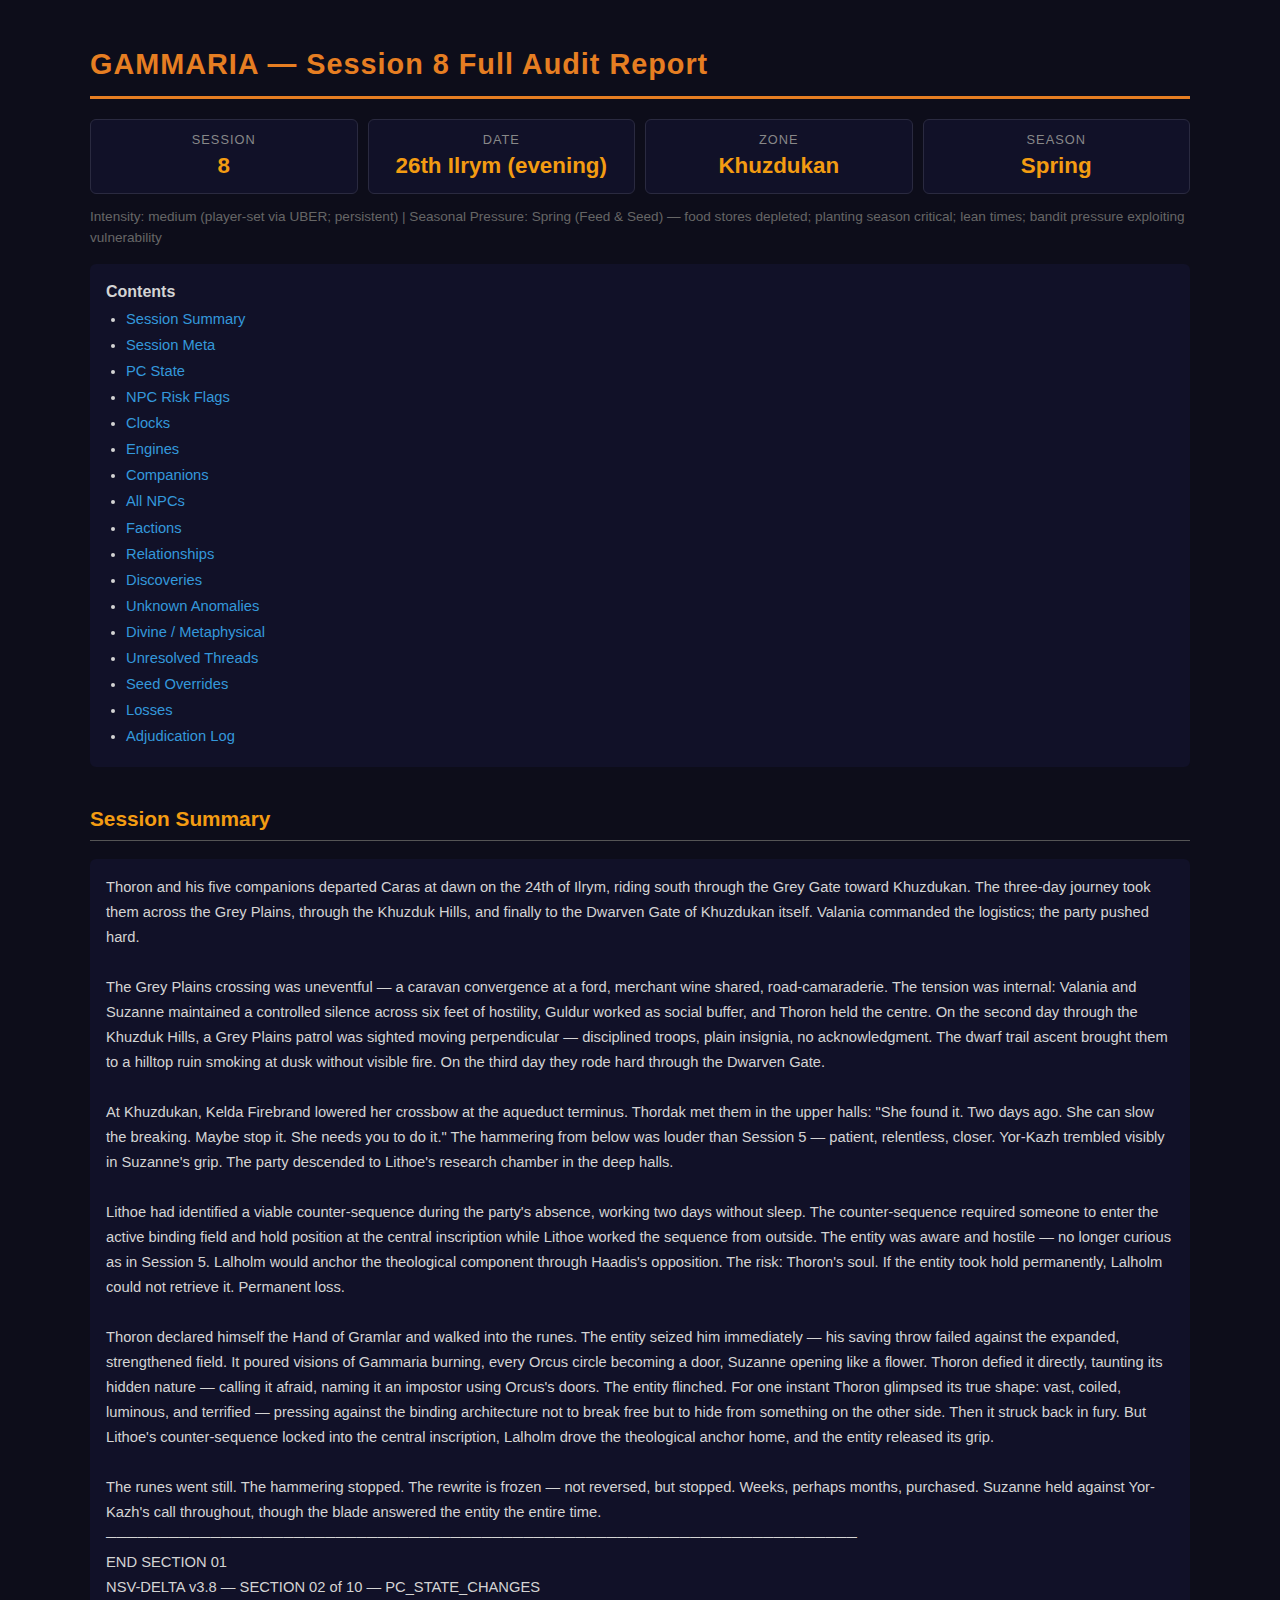
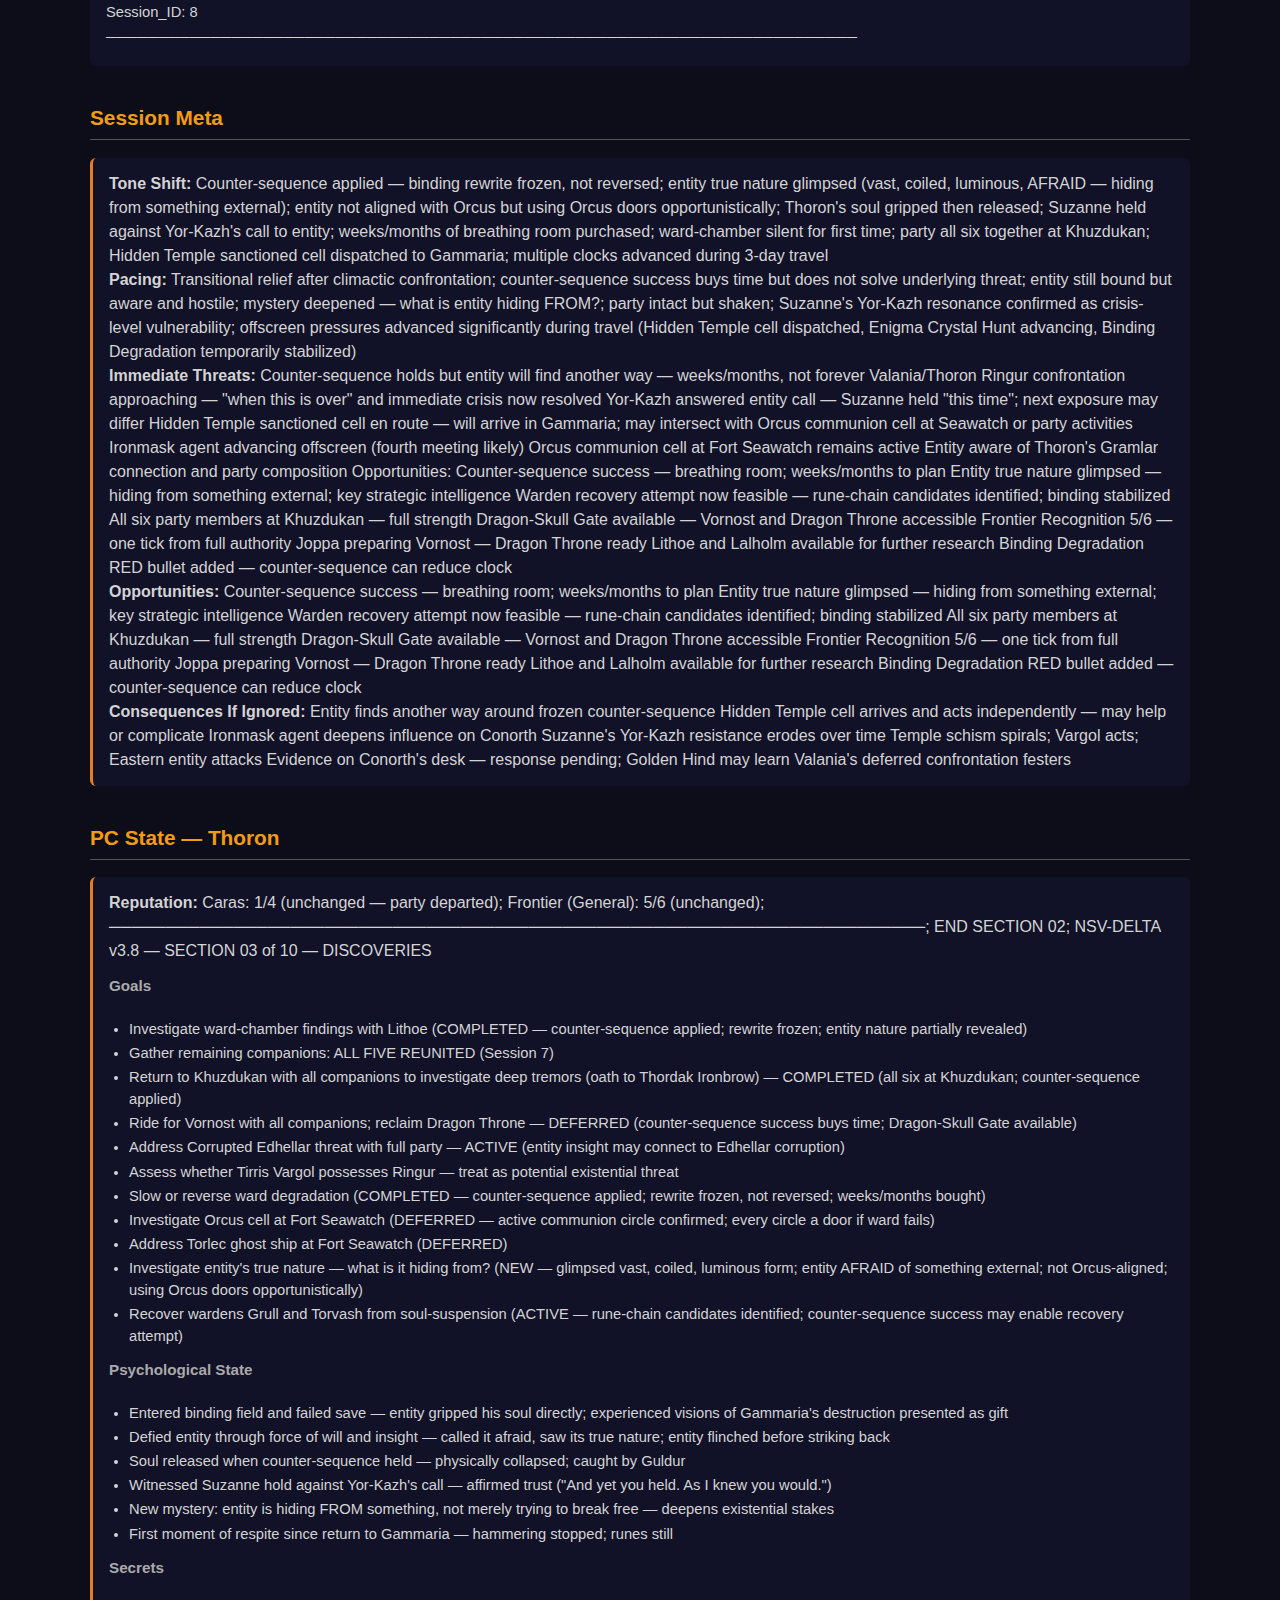
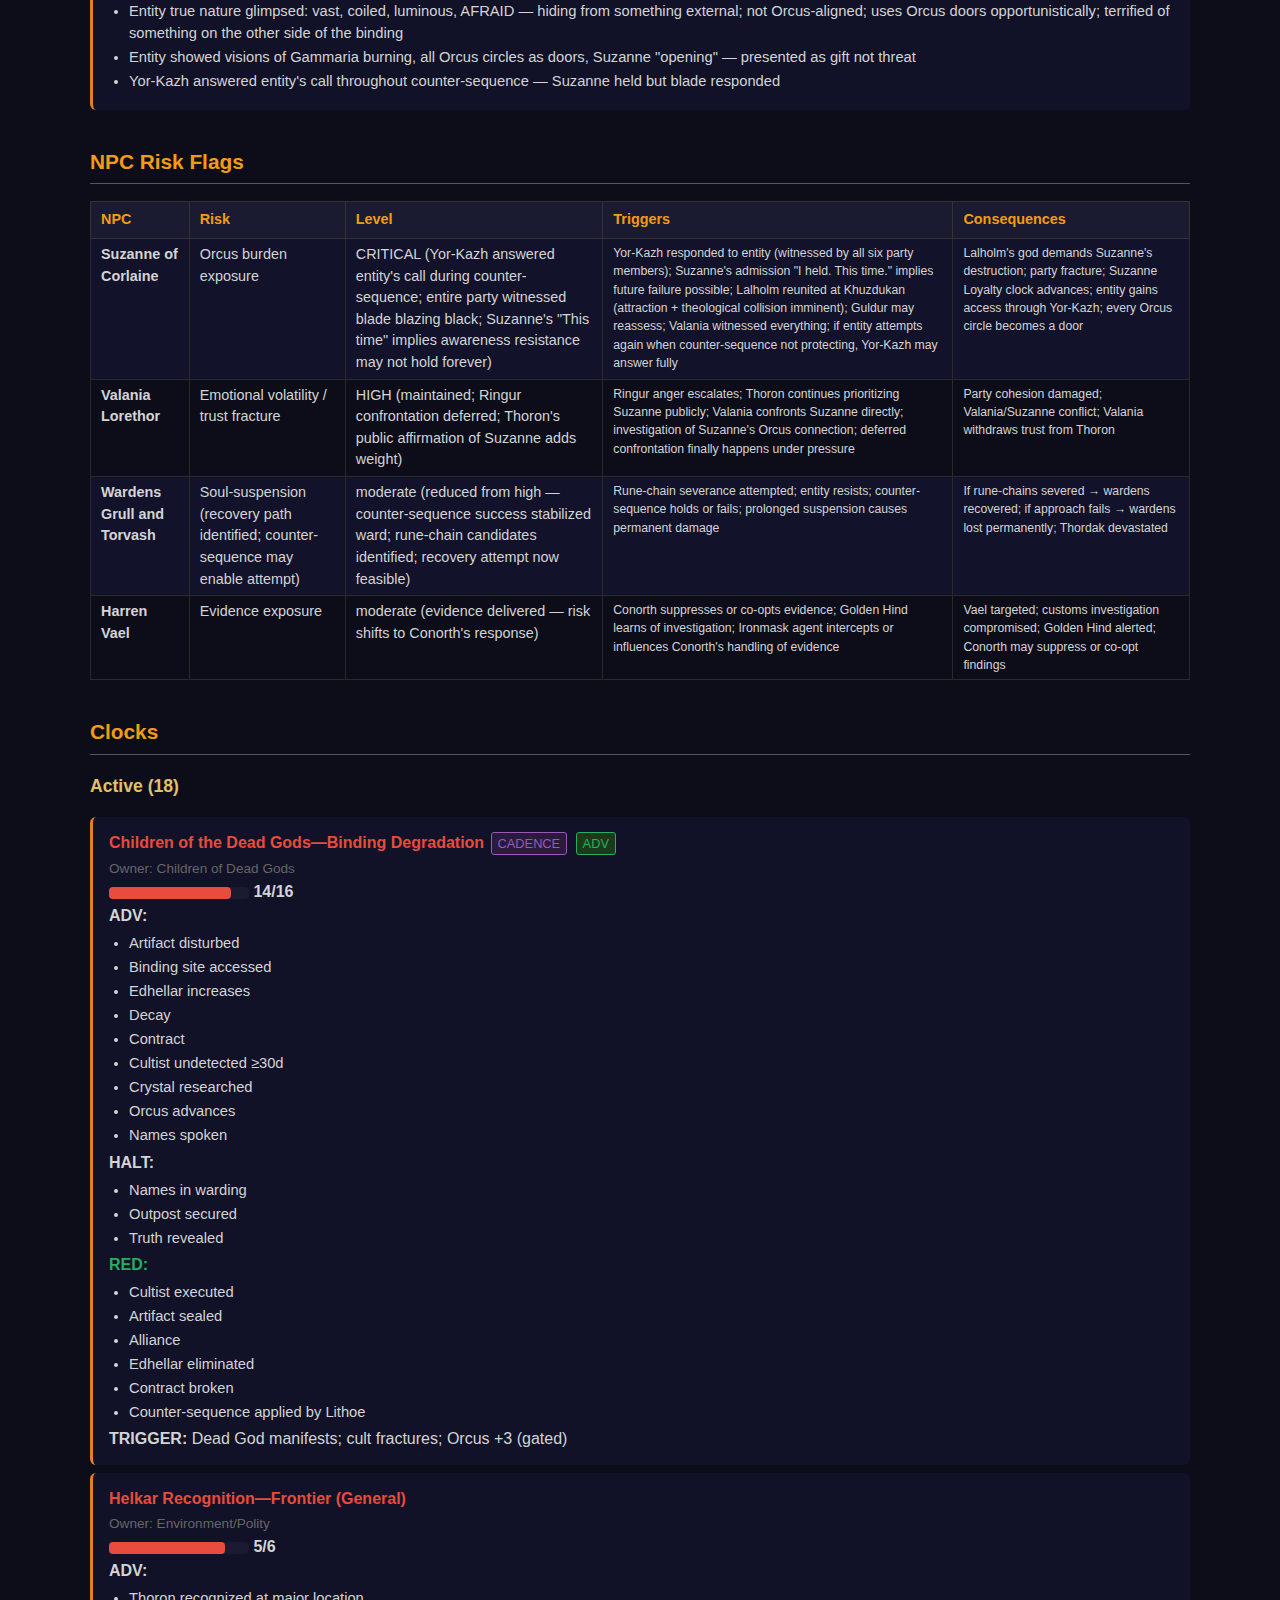
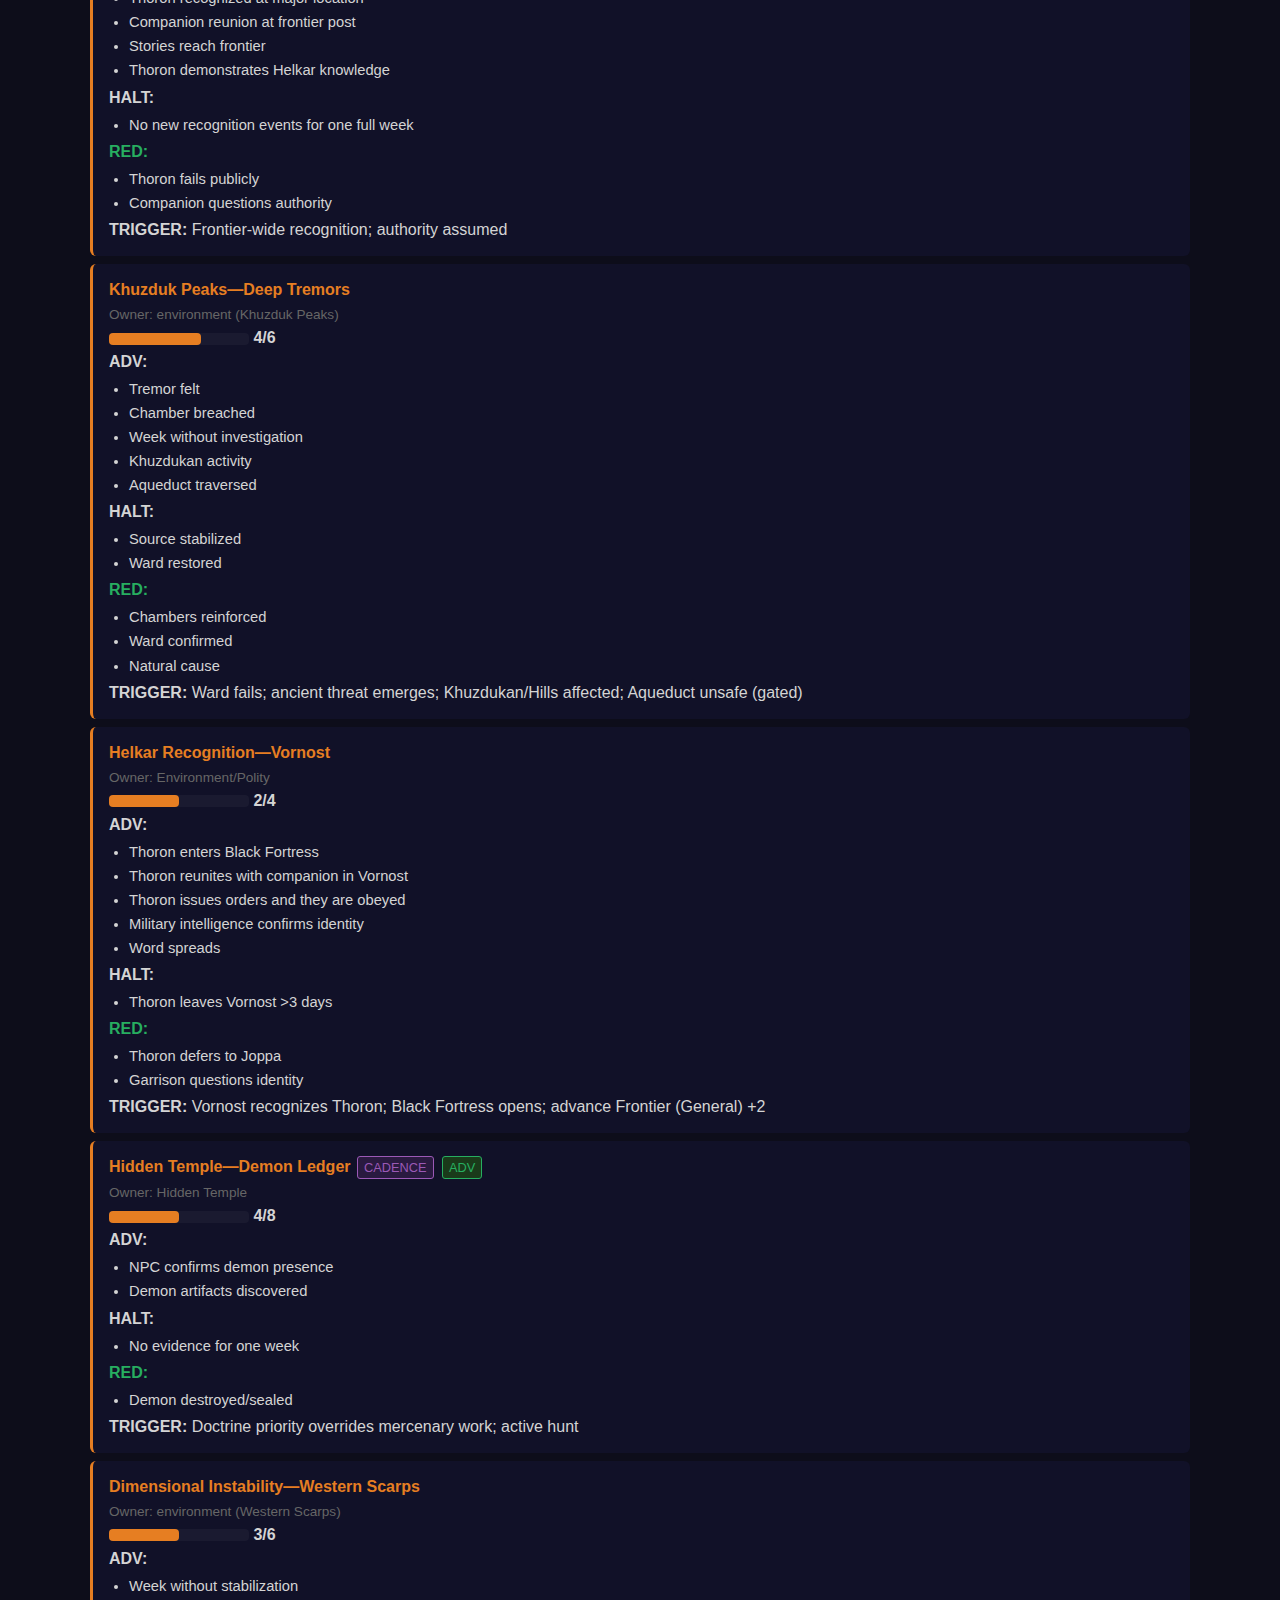
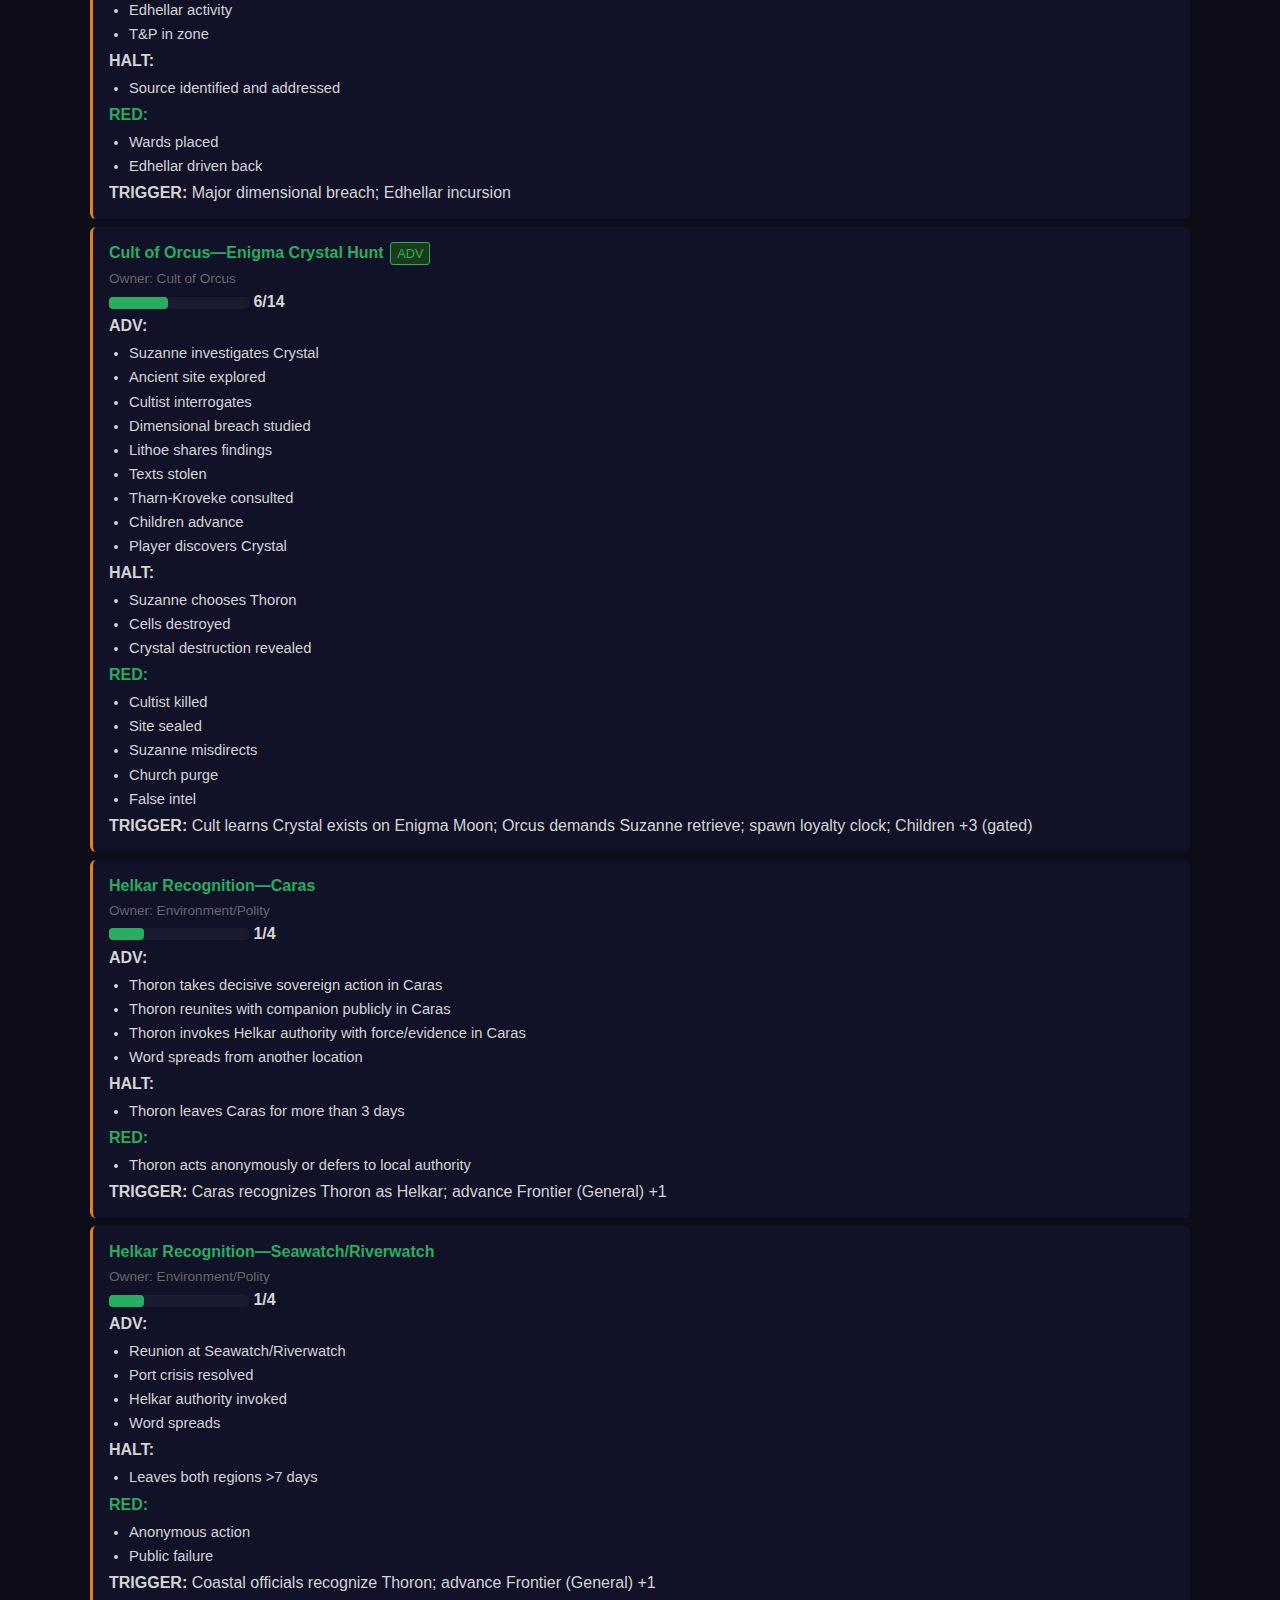
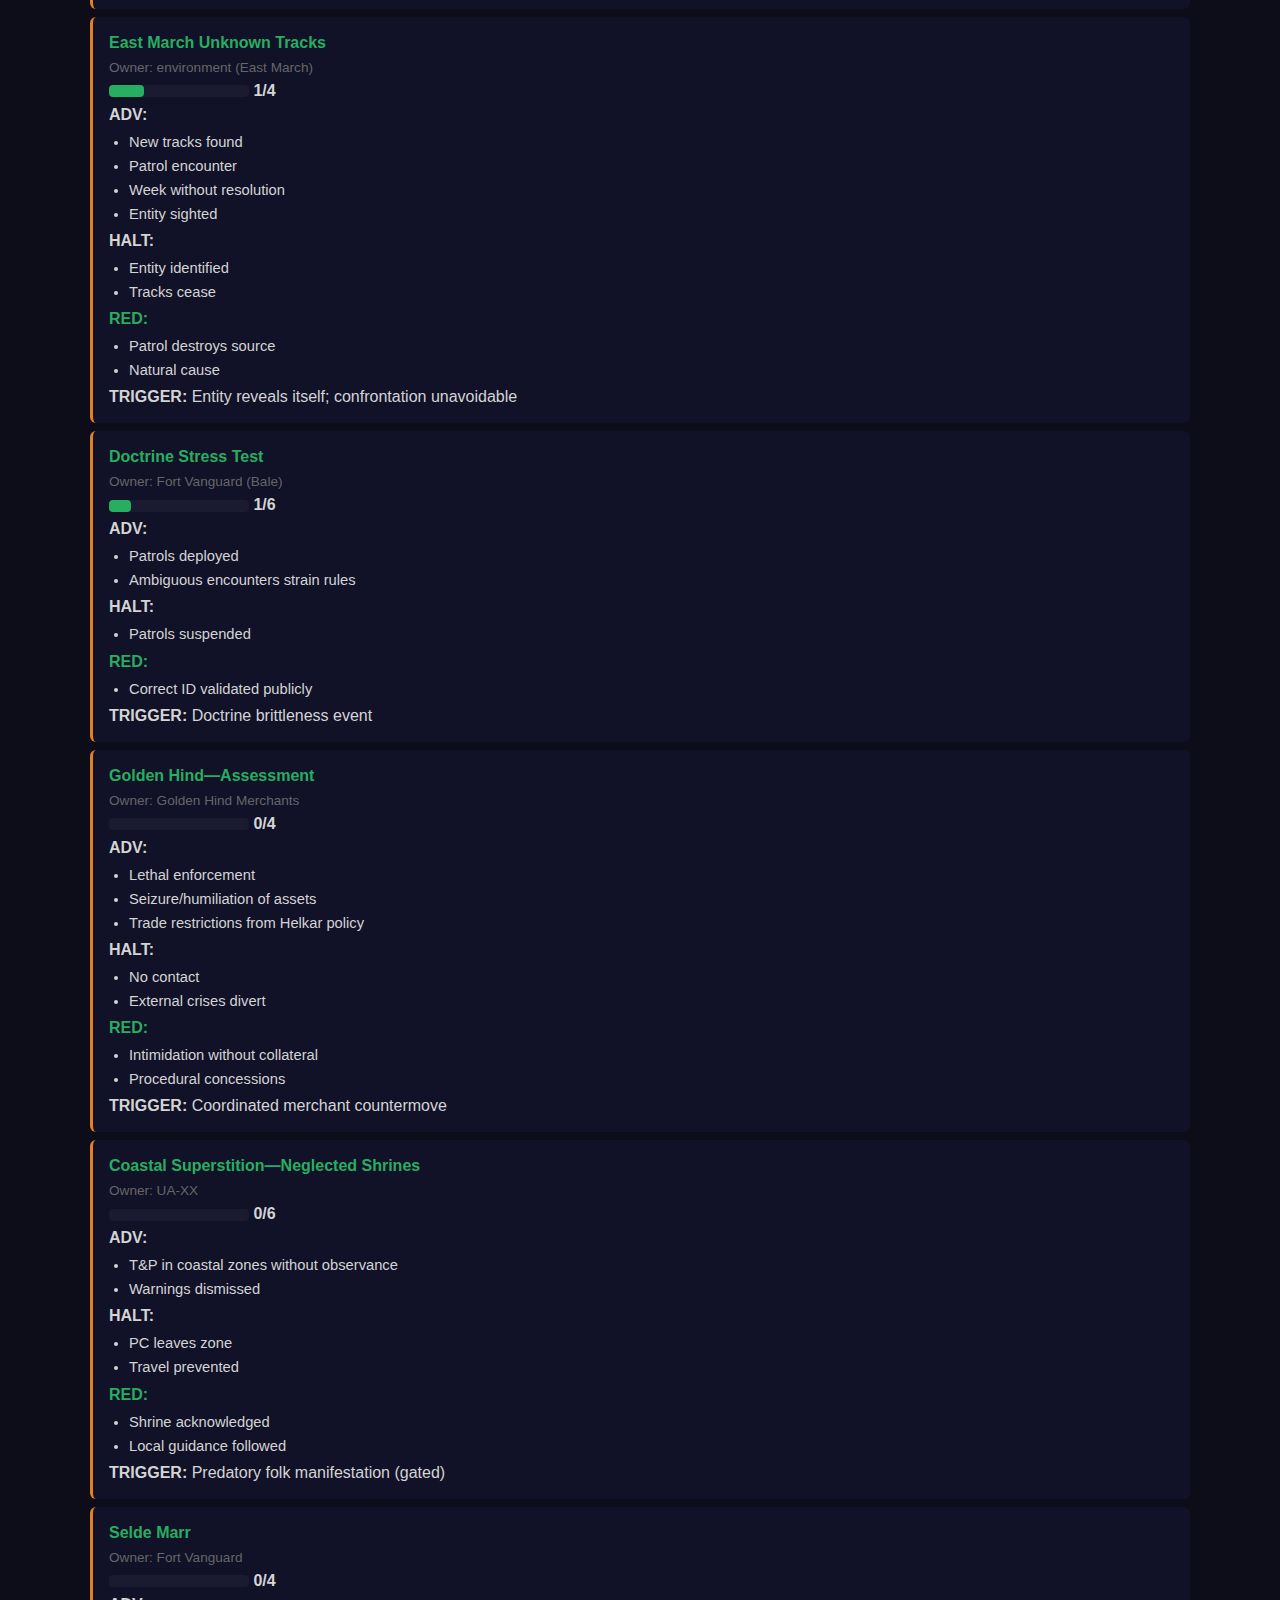
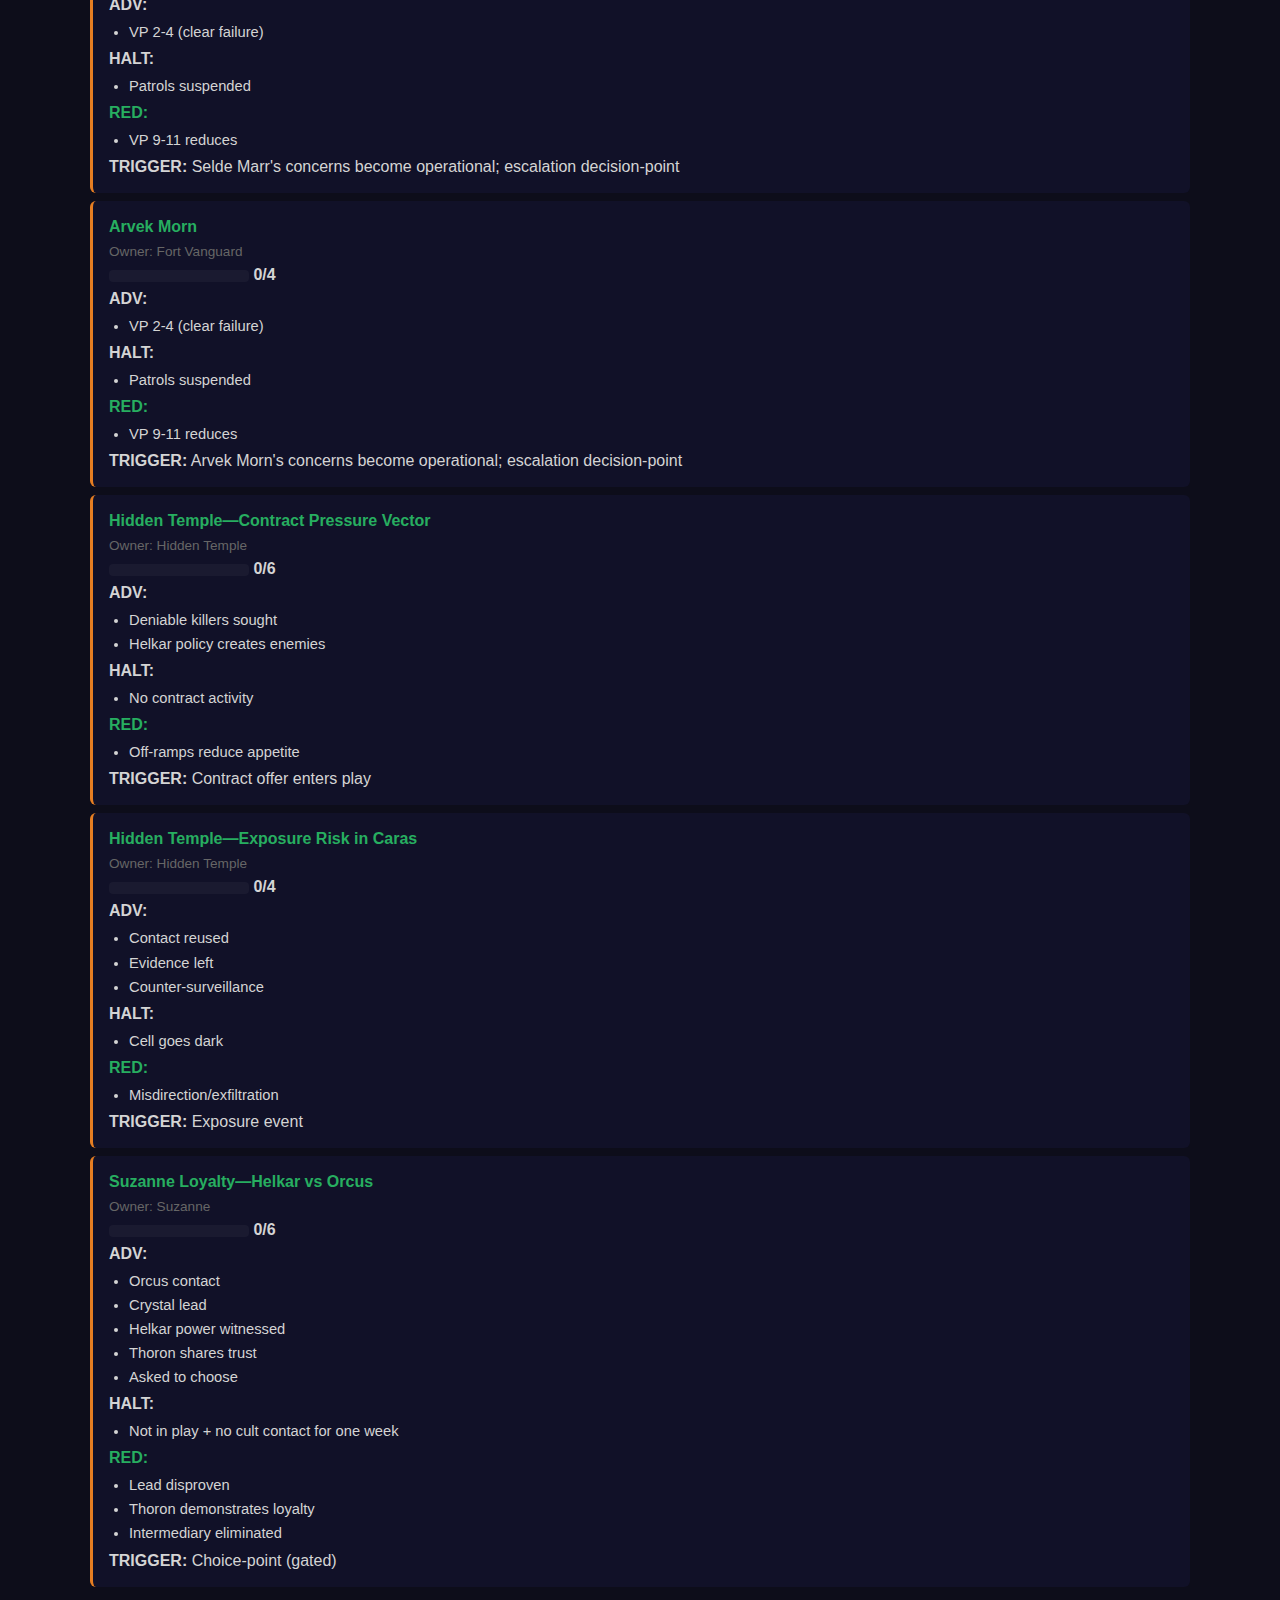
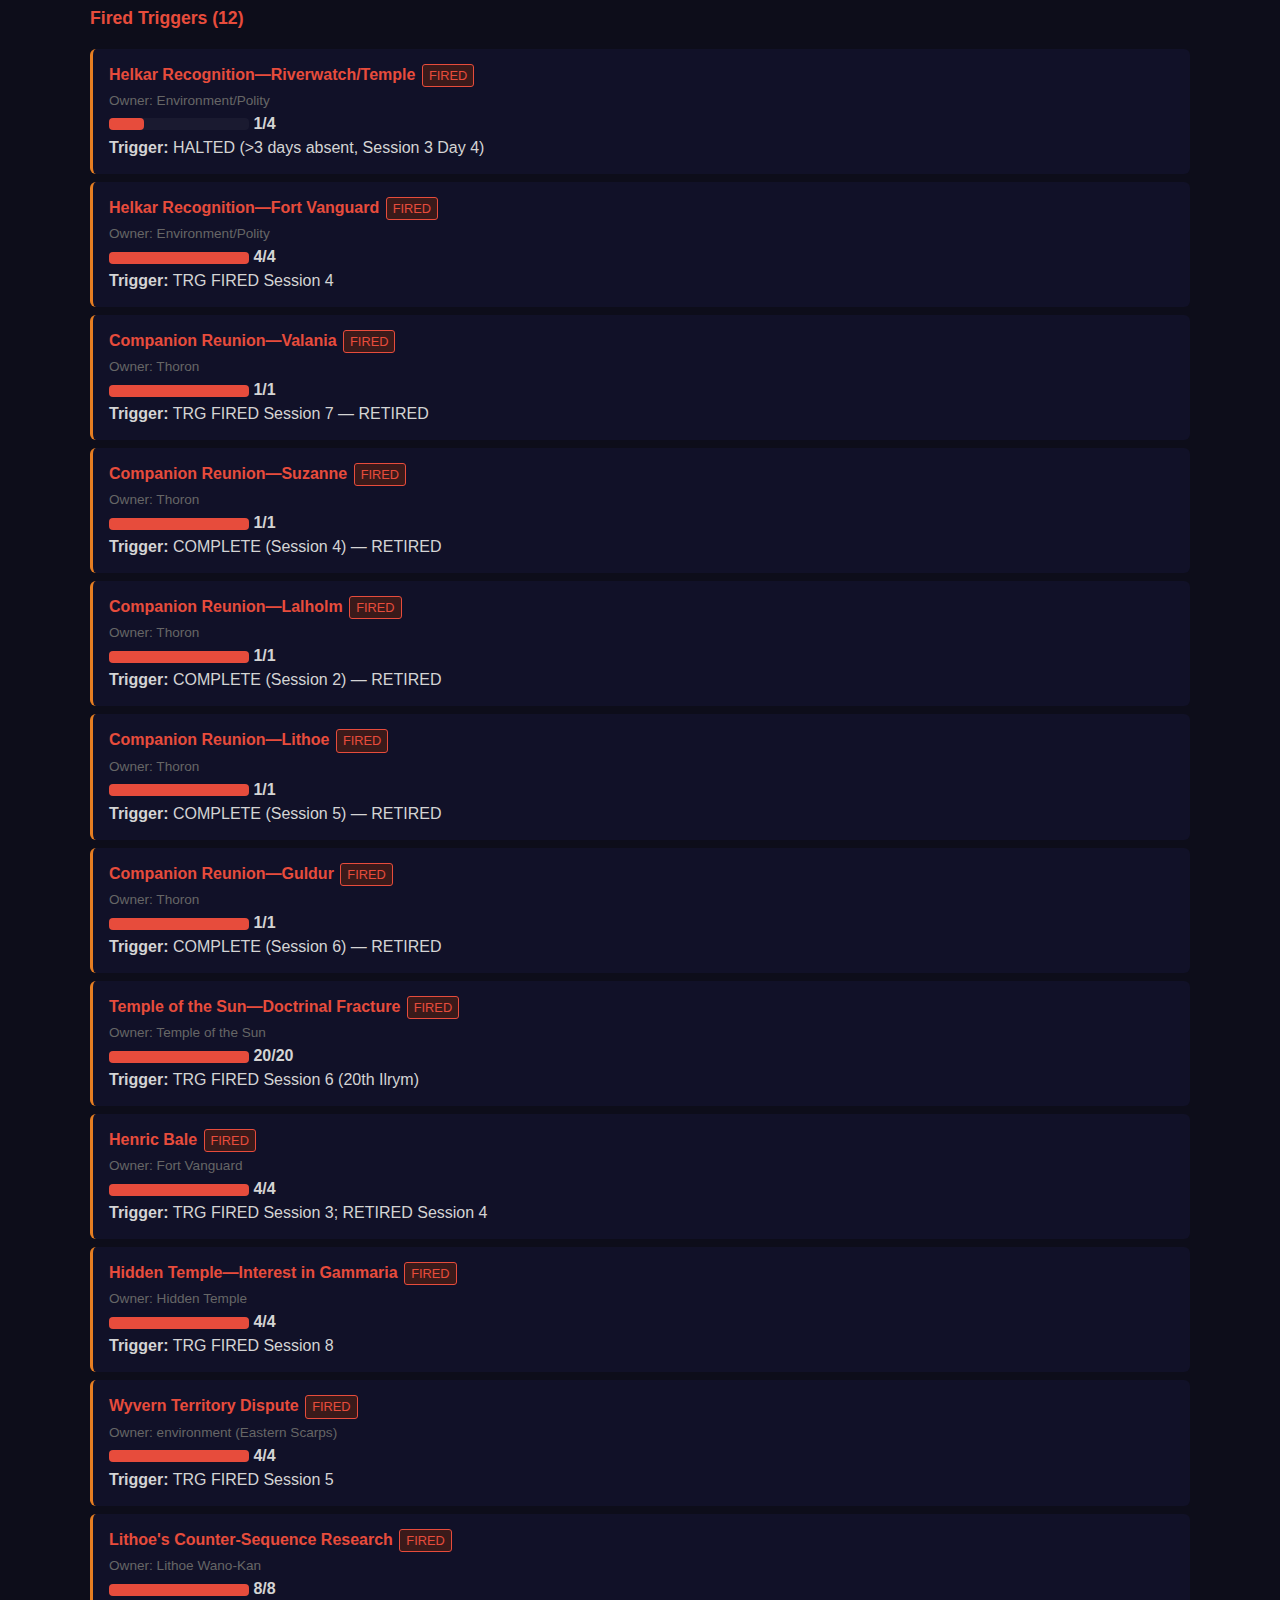
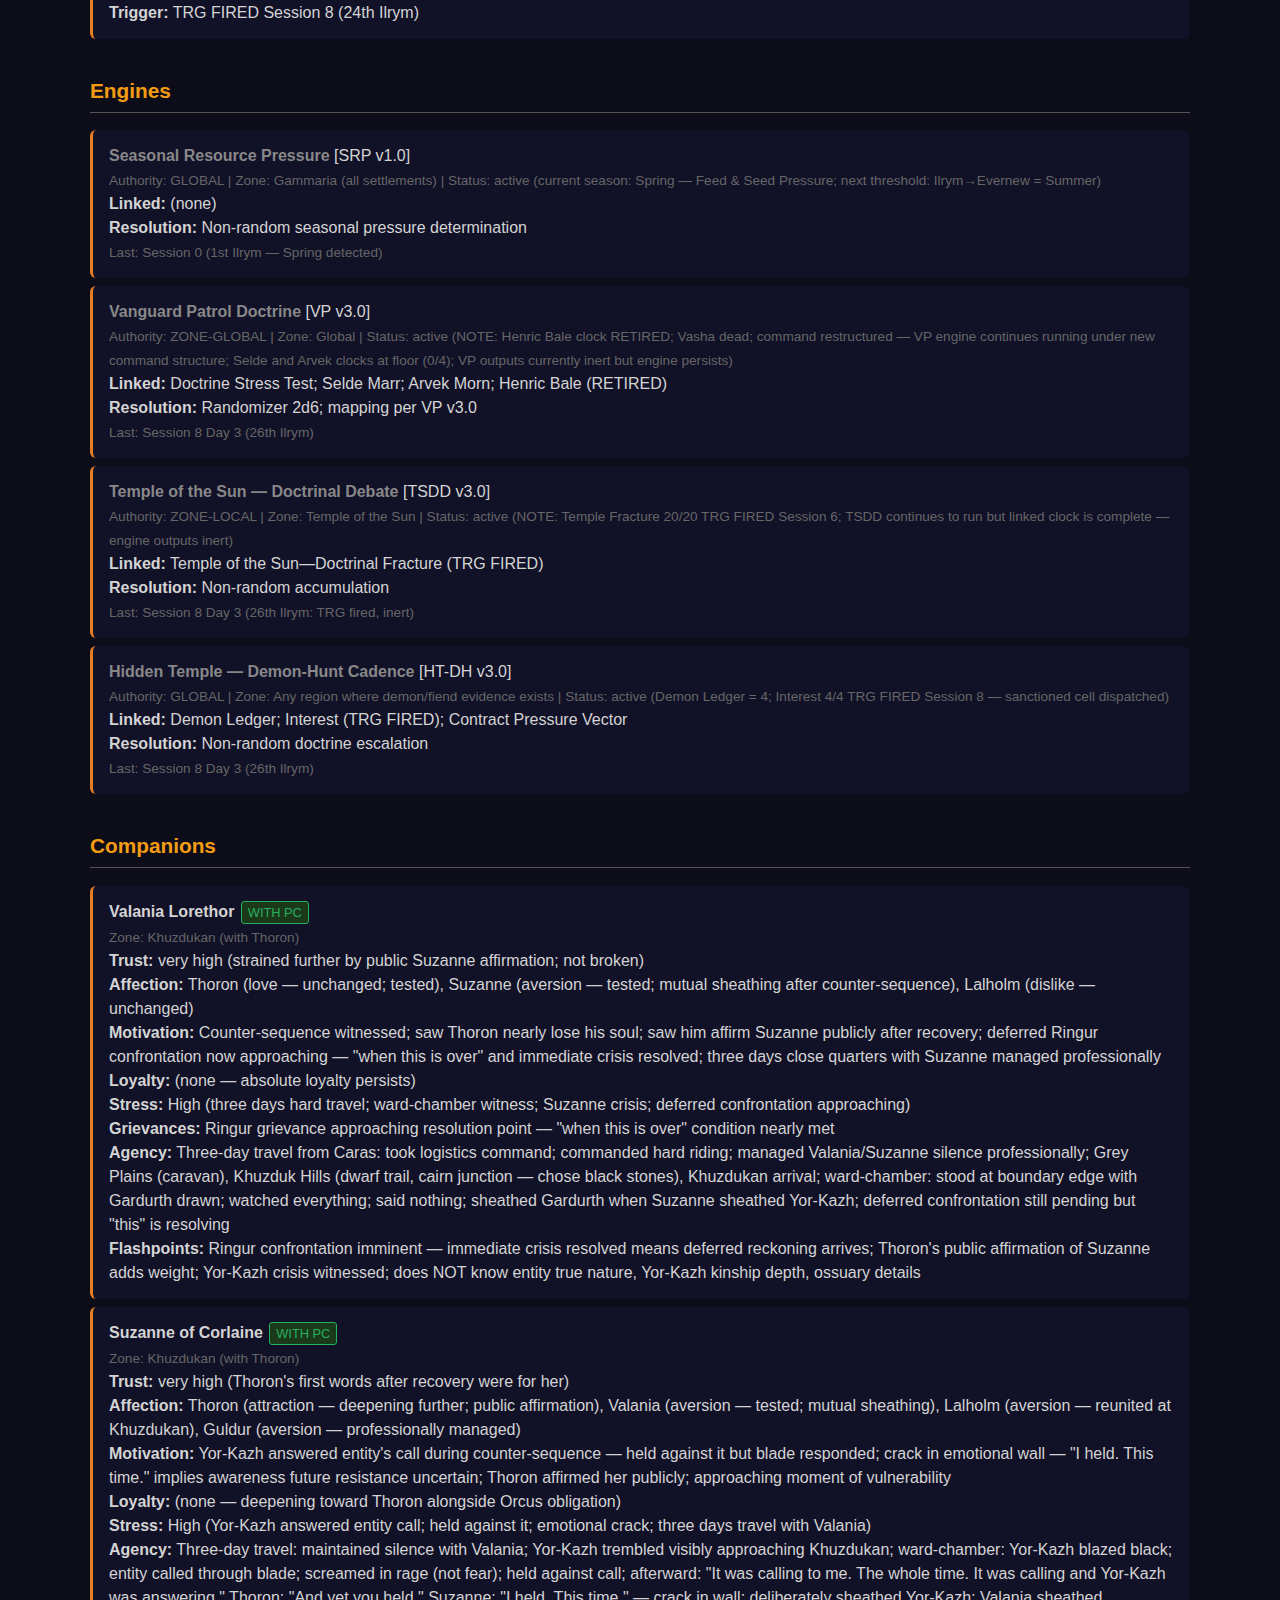
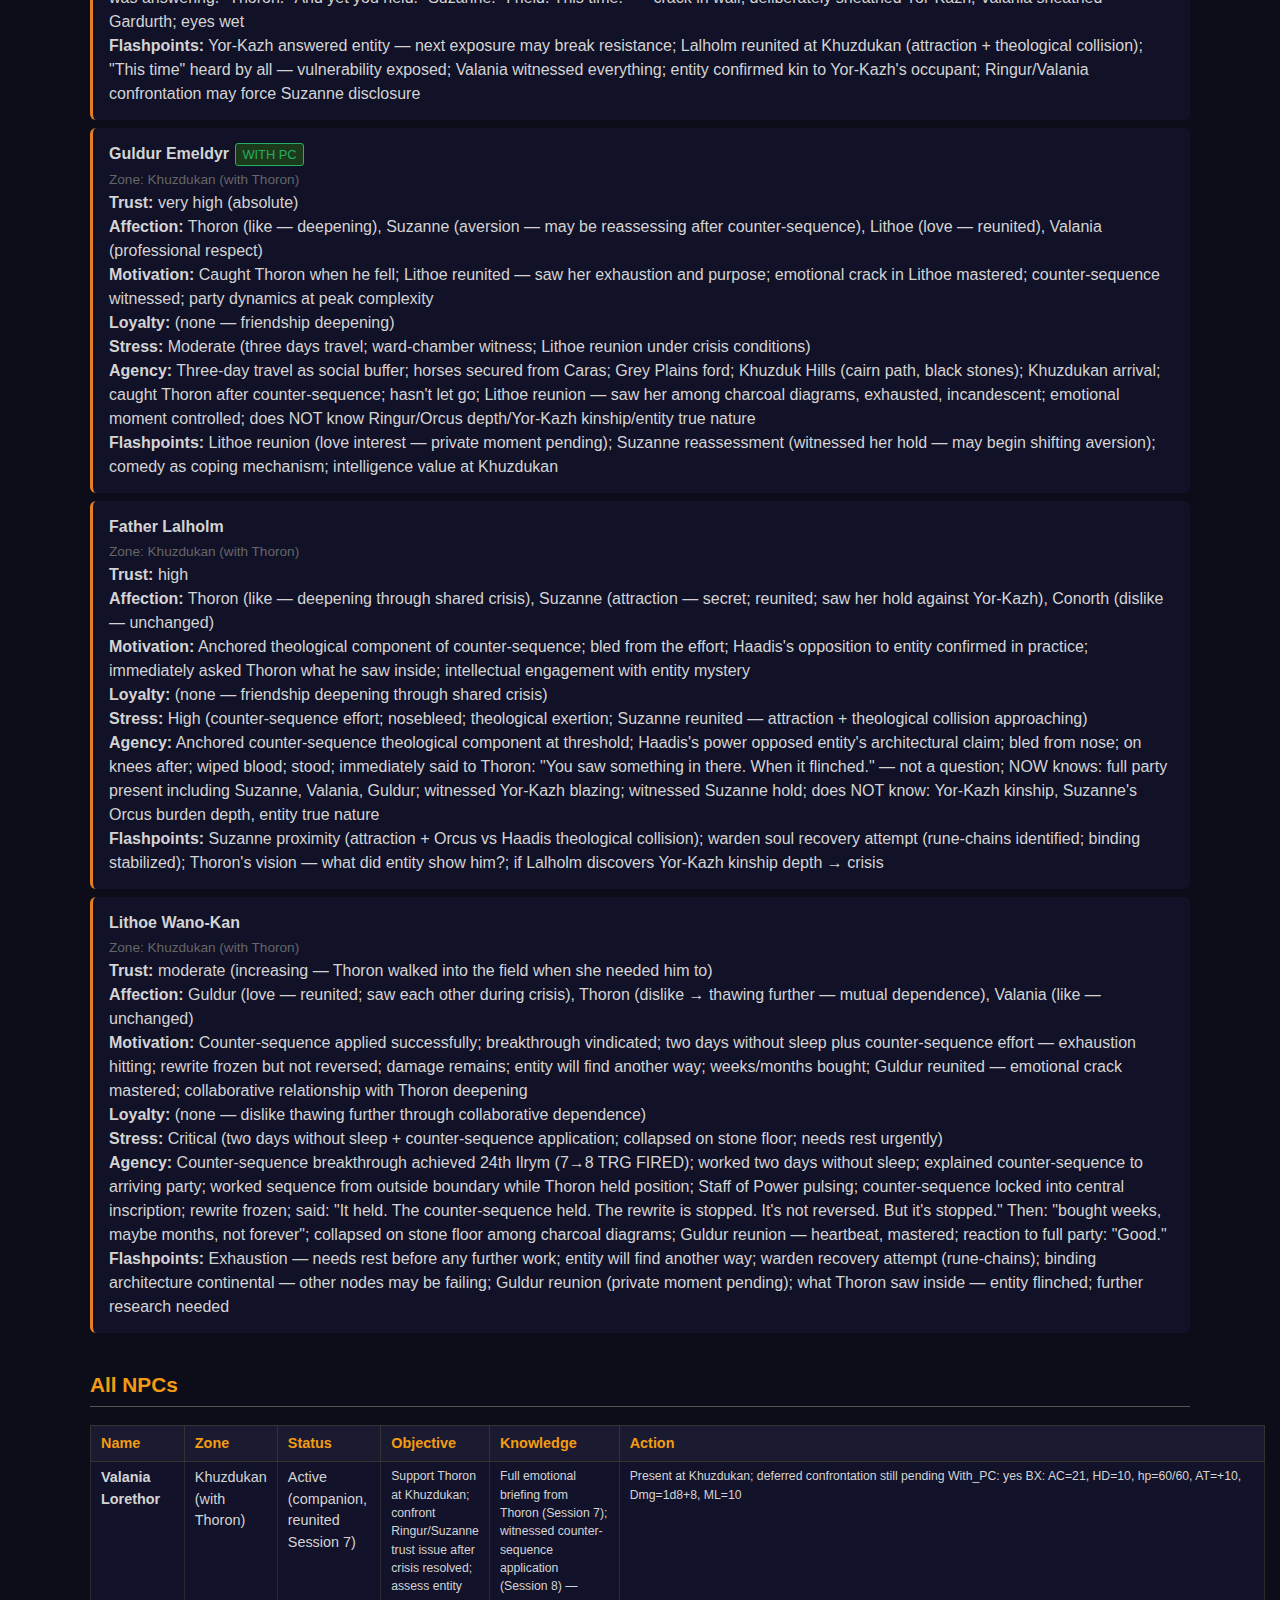
<file: session reports/Gammaria_Report_Session_08.html>
<!DOCTYPE html><html><head><meta charset='utf-8'><meta http-equiv='Content-Type' content='text/html; charset=utf-8'><title>Gammaria &mdash; Session 8 Audit</title><style>
body{background:#0d0d1a;color:#d4d4d4;font-family:'Segoe UI',Consolas,sans-serif;max-width:1100px;margin:0 auto;padding:24px;line-height:1.5}
h1{color:#e67e22;border-bottom:3px solid #e67e22;padding-bottom:10px;font-size:1.8em;letter-spacing:1px}
h2{color:#f39c12;margin-top:36px;border-bottom:1px solid #555;padding-bottom:6px;font-size:1.3em}
h3{color:#e0c068;margin-top:18px;font-size:1.1em}
h4{color:#aaa;margin-top:12px;font-size:0.95em}
table{border-collapse:collapse;width:100%;margin:8px 0 16px 0;font-size:0.9em}
th{background:#1a1a30;color:#f39c12;text-align:left;padding:7px 10px;border:1px solid #333;font-weight:600}
td{padding:5px 10px;border:1px solid #2a2a2a;vertical-align:top}
tr:nth-child(even){background:#12122a}
tr:nth-child(odd){background:#0d0d1a}
.bar-bg{background:#1a1a30;border-radius:4px;height:12px;width:140px;display:inline-block;vertical-align:middle}
.bar-fill{height:12px;border-radius:4px}
.fired{color:#e74c3c;font-weight:bold}
.muted{color:#666;font-size:0.85em}
.tag{display:inline-block;padding:1px 6px;border-radius:3px;font-size:0.8em;margin:1px 2px}
.tag-cadence{background:#2a1a40;color:#9b59b6;border:1px solid #9b59b6}
.tag-fired{background:#3a1a1a;color:#e74c3c;border:1px solid #e74c3c}
.tag-with-pc{background:#1a3a1a;color:#27ae60;border:1px solid #27ae60}
.tag-adv{background:#1a3a1a;color:#27ae60;border:1px solid #27ae60}
.section{background:#111128;padding:14px 16px;border-radius:6px;margin:8px 0;border-left:3px solid #e67e22}
.meta-grid{display:grid;grid-template-columns:repeat(4,1fr);gap:10px;margin:12px 0}
.meta-box{background:#111128;padding:10px;border-radius:6px;text-align:center;border:1px solid #2a2a40}
.meta-label{color:#888;font-size:0.8em;text-transform:uppercase;letter-spacing:1px}
.meta-value{color:#f39c12;font-size:1.4em;font-weight:bold}
.summary-block{background:#111128;padding:16px;border-radius:6px;margin:8px 0;line-height:1.7;white-space:pre-wrap;font-size:0.92em}
ul{margin:4px 0;padding-left:20px} li{margin:2px 0;font-size:0.92em}
.toc{background:#111128;padding:16px;border-radius:6px;margin:16px 0}
.toc a{color:#3498db;text-decoration:none} .toc a:hover{text-decoration:underline} .toc li{margin:4px 0}
details{margin:4px 0} details summary{cursor:pointer;color:#e0c068;font-weight:500}
</style></head><body>
<h1>GAMMARIA &mdash; Session 8 Full Audit Report</h1>
<div class='meta-grid'>
<div class='meta-box'><div class='meta-label'>Session</div><div class='meta-value'>8</div></div>
<div class='meta-box'><div class='meta-label'>Date</div><div class='meta-value'>26th Ilrym (evening)</div></div>
<div class='meta-box'><div class='meta-label'>Zone</div><div class='meta-value'>Khuzdukan</div></div>
<div class='meta-box'><div class='meta-label'>Season</div><div class='meta-value'>Spring</div></div>
</div>
<p class='muted'>Intensity: medium (player-set via UBER; persistent) | Seasonal Pressure: Spring (Feed &amp; Seed) &#8212; food stores depleted; planting season critical; lean times; bandit pressure exploiting vulnerability</p>
<div class='toc'><strong>Contents</strong><ul>
<li><a href='#summary'>Session Summary</a></li>
<li><a href='#meta'>Session Meta</a></li>
<li><a href='#pc'>PC State</a></li>
<li><a href='#risk'>NPC Risk Flags</a></li>
<li><a href='#clocks'>Clocks</a></li>
<li><a href='#engines'>Engines</a></li>
<li><a href='#companions'>Companions</a></li>
<li><a href='#npcs'>All NPCs</a></li>
<li><a href='#factions'>Factions</a></li>
<li><a href='#rels'>Relationships</a></li>
<li><a href='#discs'>Discoveries</a></li>
<li><a href='#ua'>Unknown Anomalies</a></li>
<li><a href='#divine'>Divine / Metaphysical</a></li>
<li><a href='#threads'>Unresolved Threads</a></li>
<li><a href='#seed'>Seed Overrides</a></li>
<li><a href='#losses'>Losses</a></li>
<li><a href='#log'>Adjudication Log</a></li>
</ul></div>
<h2 id='summary'>Session Summary</h2>
<div class='summary-block'>Thoron and his five companions departed Caras at dawn on the 24th of Ilrym, riding south through the Grey Gate toward Khuzdukan. The three-day journey took them across the Grey Plains, through the Khuzduk Hills, and finally to the Dwarven Gate of Khuzdukan itself. Valania commanded the logistics; the party pushed hard.

The Grey Plains crossing was uneventful &#8212; a caravan convergence at a ford, merchant wine shared, road-camaraderie. The tension was internal: Valania and Suzanne maintained a controlled silence across six feet of hostility, Guldur worked as social buffer, and Thoron held the centre. On the second day through the Khuzduk Hills, a Grey Plains patrol was sighted moving perpendicular &#8212; disciplined troops, plain insignia, no acknowledgment. The dwarf trail ascent brought them to a hilltop ruin smoking at dusk without visible fire. On the third day they rode hard through the Dwarven Gate.

At Khuzdukan, Kelda Firebrand lowered her crossbow at the aqueduct terminus. Thordak met them in the upper halls: &quot;She found it. Two days ago. She can slow the breaking. Maybe stop it. She needs you to do it.&quot; The hammering from below was louder than Session 5 &#8212; patient, relentless, closer. Yor-Kazh trembled visibly in Suzanne&#x27;s grip. The party descended to Lithoe&#x27;s research chamber in the deep halls.

Lithoe had identified a viable counter-sequence during the party&#x27;s absence, working two days without sleep. The counter-sequence required someone to enter the active binding field and hold position at the central inscription while Lithoe worked the sequence from outside. The entity was aware and hostile &#8212; no longer curious as in Session 5. Lalholm would anchor the theological component through Haadis&#x27;s opposition. The risk: Thoron&#x27;s soul. If the entity took hold permanently, Lalholm could not retrieve it. Permanent loss.

Thoron declared himself the Hand of Gramlar and walked into the runes. The entity seized him immediately &#8212; his saving throw failed against the expanded, strengthened field. It poured visions of Gammaria burning, every Orcus circle becoming a door, Suzanne opening like a flower. Thoron defied it directly, taunting its hidden nature &#8212; calling it afraid, naming it an impostor using Orcus&#x27;s doors. The entity flinched. For one instant Thoron glimpsed its true shape: vast, coiled, luminous, and terrified &#8212; pressing against the binding architecture not to break free but to hide from something on the other side. Then it struck back in fury. But Lithoe&#x27;s counter-sequence locked into the central inscription, Lalholm drove the theological anchor home, and the entity released its grip.

The runes went still. The hammering stopped. The rewrite is frozen &#8212; not reversed, but stopped. Weeks, perhaps months, purchased. Suzanne held against Yor-Kazh&#x27;s call throughout, though the blade answered the entity the entire time.
&#9472;&#9472;&#9472;&#9472;&#9472;&#9472;&#9472;&#9472;&#9472;&#9472;&#9472;&#9472;&#9472;&#9472;&#9472;&#9472;&#9472;&#9472;&#9472;&#9472;&#9472;&#9472;&#9472;&#9472;&#9472;&#9472;&#9472;&#9472;&#9472;&#9472;&#9472;&#9472;&#9472;&#9472;&#9472;&#9472;&#9472;&#9472;&#9472;&#9472;&#9472;&#9472;&#9472;&#9472;&#9472;&#9472;&#9472;&#9472;&#9472;&#9472;&#9472;&#9472;&#9472;&#9472;&#9472;&#9472;&#9472;&#9472;&#9472;&#9472;&#9472;&#9472;&#9472;&#9472;&#9472;&#9472;&#9472;&#9472;&#9472;&#9472;&#9472;&#9472;
END SECTION 01
NSV-DELTA v3.8 &#8212; SECTION 02 of 10 &#8212; PC_STATE_CHANGES
Session_ID: 8
&#9472;&#9472;&#9472;&#9472;&#9472;&#9472;&#9472;&#9472;&#9472;&#9472;&#9472;&#9472;&#9472;&#9472;&#9472;&#9472;&#9472;&#9472;&#9472;&#9472;&#9472;&#9472;&#9472;&#9472;&#9472;&#9472;&#9472;&#9472;&#9472;&#9472;&#9472;&#9472;&#9472;&#9472;&#9472;&#9472;&#9472;&#9472;&#9472;&#9472;&#9472;&#9472;&#9472;&#9472;&#9472;&#9472;&#9472;&#9472;&#9472;&#9472;&#9472;&#9472;&#9472;&#9472;&#9472;&#9472;&#9472;&#9472;&#9472;&#9472;&#9472;&#9472;&#9472;&#9472;&#9472;&#9472;&#9472;&#9472;&#9472;&#9472;&#9472;&#9472;</div>
<h2 id='meta'>Session Meta</h2><div class='section'>
<b>Tone Shift:</b> Counter-sequence applied &#8212; binding rewrite frozen, not reversed; entity true nature glimpsed (vast, coiled, luminous, AFRAID &#8212; hiding from something external); entity not aligned with Orcus but using Orcus doors opportunistically; Thoron&#x27;s soul gripped then released; Suzanne held against Yor-Kazh&#x27;s call to entity; weeks/months of breathing room purchased; ward-chamber silent for first time; party all six together at Khuzdukan; Hidden Temple sanctioned cell dispatched to Gammaria; multiple clocks advanced during 3-day travel<br>
<b>Pacing:</b> Transitional relief after climactic confrontation; counter-sequence success buys time but does not solve underlying threat; entity still bound but aware and hostile; mystery deepened &#8212; what is entity hiding FROM?; party intact but shaken; Suzanne&#x27;s Yor-Kazh resonance confirmed as crisis-level vulnerability; offscreen pressures advanced significantly during travel (Hidden Temple cell dispatched, Enigma Crystal Hunt advancing, Binding Degradation temporarily stabilized)<br>
<b>Immediate Threats:</b> Counter-sequence holds but entity will find another way &#8212; weeks/months, not forever
Valania/Thoron Ringur confrontation approaching &#8212; &quot;when this is over&quot; and immediate crisis now resolved
Yor-Kazh answered entity call &#8212; Suzanne held &quot;this time&quot;; next exposure may differ
Hidden Temple sanctioned cell en route &#8212; will arrive in Gammaria; may intersect with Orcus communion cell at Seawatch or party activities
Ironmask agent advancing offscreen (fourth meeting likely)
Orcus communion cell at Fort Seawatch remains active
Entity aware of Thoron&#x27;s Gramlar connection and party composition

Opportunities:
Counter-sequence success &#8212; breathing room; weeks/months to plan
Entity true nature glimpsed &#8212; hiding from something external; key strategic intelligence
Warden recovery attempt now feasible &#8212; rune-chain candidates identified; binding stabilized
All six party members at Khuzdukan &#8212; full strength
Dragon-Skull Gate available &#8212; Vornost and Dragon Throne accessible
Frontier Recognition 5/6 &#8212; one tick from full authority
Joppa preparing Vornost &#8212; Dragon Throne ready
Lithoe and Lalholm available for further research
Binding Degradation RED bullet added &#8212; counter-sequence can reduce clock<br>
<b>Opportunities:</b> Counter-sequence success &#8212; breathing room; weeks/months to plan
Entity true nature glimpsed &#8212; hiding from something external; key strategic intelligence
Warden recovery attempt now feasible &#8212; rune-chain candidates identified; binding stabilized
All six party members at Khuzdukan &#8212; full strength
Dragon-Skull Gate available &#8212; Vornost and Dragon Throne accessible
Frontier Recognition 5/6 &#8212; one tick from full authority
Joppa preparing Vornost &#8212; Dragon Throne ready
Lithoe and Lalholm available for further research
Binding Degradation RED bullet added &#8212; counter-sequence can reduce clock<br>
<b>Consequences If Ignored:</b> Entity finds another way around frozen counter-sequence
Hidden Temple cell arrives and acts independently &#8212; may help or complicate
Ironmask agent deepens influence on Conorth
Suzanne&#x27;s Yor-Kazh resistance erodes over time
Temple schism spirals; Vargol acts; Eastern entity attacks
Evidence on Conorth&#x27;s desk &#8212; response pending; Golden Hind may learn
Valania&#x27;s deferred confrontation festers<br>
</div>
<h2 id='pc'>PC State &mdash; Thoron</h2>
<div class='section'>
<b>Reputation:</b> Caras: 1/4 (unchanged &#8212; party departed); Frontier (General): 5/6 (unchanged); &#9472;&#9472;&#9472;&#9472;&#9472;&#9472;&#9472;&#9472;&#9472;&#9472;&#9472;&#9472;&#9472;&#9472;&#9472;&#9472;&#9472;&#9472;&#9472;&#9472;&#9472;&#9472;&#9472;&#9472;&#9472;&#9472;&#9472;&#9472;&#9472;&#9472;&#9472;&#9472;&#9472;&#9472;&#9472;&#9472;&#9472;&#9472;&#9472;&#9472;&#9472;&#9472;&#9472;&#9472;&#9472;&#9472;&#9472;&#9472;&#9472;&#9472;&#9472;&#9472;&#9472;&#9472;&#9472;&#9472;&#9472;&#9472;&#9472;&#9472;&#9472;&#9472;&#9472;&#9472;&#9472;&#9472;&#9472;&#9472;&#9472;&#9472;&#9472;&#9472;; END SECTION 02; NSV-DELTA v3.8 &#8212; SECTION 03 of 10 &#8212; DISCOVERIES<br>
<h4>Goals</h4><ul>
<li>Investigate ward-chamber findings with Lithoe (COMPLETED &#8212; counter-sequence applied; rewrite frozen; entity nature partially revealed)</li>
<li>Gather remaining companions: ALL FIVE REUNITED (Session 7)</li>
<li>Return to Khuzdukan with all companions to investigate deep tremors (oath to Thordak Ironbrow) &#8212; COMPLETED (all six at Khuzdukan; counter-sequence applied)</li>
<li>Ride for Vornost with all companions; reclaim Dragon Throne &#8212; DEFERRED (counter-sequence success buys time; Dragon-Skull Gate available)</li>
<li>Address Corrupted Edhellar threat with full party &#8212; ACTIVE (entity insight may connect to Edhellar corruption)</li>
<li>Assess whether Tirris Vargol possesses Ringur &#8212; treat as potential existential threat</li>
<li>Slow or reverse ward degradation (COMPLETED &#8212; counter-sequence applied; rewrite frozen, not reversed; weeks/months bought)</li>
<li>Investigate Orcus cell at Fort Seawatch (DEFERRED &#8212; active communion circle confirmed; every circle a door if ward fails)</li>
<li>Address Torlec ghost ship at Fort Seawatch (DEFERRED)</li>
<li>Investigate entity&#x27;s true nature &#8212; what is it hiding from? (NEW &#8212; glimpsed vast, coiled, luminous form; entity AFRAID of something external; not Orcus-aligned; using Orcus doors opportunistically)</li>
<li>Recover wardens Grull and Torvash from soul-suspension (ACTIVE &#8212; rune-chain candidates identified; counter-sequence success may enable recovery attempt)</li>
</ul>
<h4>Psychological State</h4><ul>
<li>Entered binding field and failed save &#8212; entity gripped his soul directly; experienced visions of Gammaria&#x27;s destruction presented as gift</li>
<li>Defied entity through force of will and insight &#8212; called it afraid, saw its true nature; entity flinched before striking back</li>
<li>Soul released when counter-sequence held &#8212; physically collapsed; caught by Guldur</li>
<li>Witnessed Suzanne hold against Yor-Kazh&#x27;s call &#8212; affirmed trust (&quot;And yet you held. As I knew you would.&quot;)</li>
<li>New mystery: entity is hiding FROM something, not merely trying to break free &#8212; deepens existential stakes</li>
<li>First moment of respite since return to Gammaria &#8212; hammering stopped; runes still</li>
</ul>
<h4>Secrets</h4><ul>
<li>Entity true nature glimpsed: vast, coiled, luminous, AFRAID &#8212; hiding from something external; not Orcus-aligned; uses Orcus doors opportunistically; terrified of something on the other side of the binding</li>
<li>Entity showed visions of Gammaria burning, all Orcus circles as doors, Suzanne &quot;opening&quot; &#8212; presented as gift not threat</li>
<li>Yor-Kazh answered entity&#x27;s call throughout counter-sequence &#8212; Suzanne held but blade responded</li>
</ul>
</div>
<h2 id='risk'>NPC Risk Flags</h2>
<table><tr><th>NPC</th><th>Risk</th><th>Level</th><th>Triggers</th><th>Consequences</th></tr>
<tr><td><b>Suzanne of Corlaine</b></td><td>Orcus burden exposure</td><td>CRITICAL (Yor-Kazh answered entity&#x27;s call during counter-sequence; entire party witnessed blade blazing black; Suzanne&#x27;s &quot;This time&quot; implies awareness resistance may not hold forever)</td><td style='font-size:0.85em'>Yor-Kazh responded to entity (witnessed by all six party members); Suzanne&#x27;s admission &quot;I held. This time.&quot; implies future failure possible; Lalholm reunited at Khuzdukan (attraction + theological collision imminent); Guldur may reassess; Valania witnessed everything; if entity attempts again when counter-sequence not protecting, Yor-Kazh may answer fully</td><td style='font-size:0.85em'>Lalholm&#x27;s god demands Suzanne&#x27;s destruction; party fracture; Suzanne Loyalty clock advances; entity gains access through Yor-Kazh; every Orcus circle becomes a door</td></tr>
<tr><td><b>Valania Lorethor</b></td><td>Emotional volatility / trust fracture</td><td>HIGH (maintained; Ringur confrontation deferred; Thoron&#x27;s public affirmation of Suzanne adds weight)</td><td style='font-size:0.85em'>Ringur anger escalates; Thoron continues prioritizing Suzanne publicly; Valania confronts Suzanne directly; investigation of Suzanne&#x27;s Orcus connection; deferred confrontation finally happens under pressure</td><td style='font-size:0.85em'>Party cohesion damaged; Valania/Suzanne conflict; Valania withdraws trust from Thoron</td></tr>
<tr><td><b>Wardens Grull and Torvash</b></td><td>Soul-suspension (recovery path identified; counter-sequence may enable attempt)</td><td>moderate (reduced from high &#8212; counter-sequence success stabilized ward; rune-chain candidates identified; recovery attempt now feasible)</td><td style='font-size:0.85em'>Rune-chain severance attempted; entity resists; counter-sequence holds or fails; prolonged suspension causes permanent damage</td><td style='font-size:0.85em'>If rune-chains severed &#8594; wardens recovered; if approach fails &#8594; wardens lost permanently; Thordak devastated</td></tr>
<tr><td><b>Harren Vael</b></td><td>Evidence exposure</td><td>moderate (evidence delivered &#8212; risk shifts to Conorth&#x27;s response)</td><td style='font-size:0.85em'>Conorth suppresses or co-opts evidence; Golden Hind learns of investigation; Ironmask agent intercepts or influences Conorth&#x27;s handling of evidence</td><td style='font-size:0.85em'>Vael targeted; customs investigation compromised; Golden Hind alerted; Conorth may suppress or co-opt findings</td></tr>
</table>
<h2 id='clocks'>Clocks</h2>
<h3>Active (18)</h3>
<div class='section'><b style='color:#e74c3c'>Children of the Dead Gods&#8212;Binding Degradation</b> <span class='tag tag-cadence'>CADENCE</span> <span class='tag tag-adv'>ADV</span><br>
<span class='muted'>Owner: Children of Dead Gods</span><br>
<div class="bar-bg"><div class="bar-fill" style="background:#e74c3c;width:87%"></div></div> <b>14/16</b><br>
<b>ADV:</b><ul>
<li>Artifact disturbed</li>
<li>Binding site accessed</li>
<li>Edhellar increases</li>
<li>Decay</li>
<li>Contract</li>
<li>Cultist undetected &#8805;30d</li>
<li>Crystal researched</li>
<li>Orcus advances</li>
<li>Names spoken</li>
</ul>
<b>HALT:</b><ul>
<li>Names in warding</li>
<li>Outpost secured</li>
<li>Truth revealed</li>
</ul>
<b style='color:#27ae60'>RED:</b><ul>
<li>Cultist executed</li>
<li>Artifact sealed</li>
<li>Alliance</li>
<li>Edhellar eliminated</li>
<li>Contract broken</li>
<li>Counter-sequence applied by Lithoe</li>
</ul>
<b>TRIGGER:</b> Dead God manifests; cult fractures; Orcus +3 (gated)<br>
</div>
<div class='section'><b style='color:#e74c3c'>Helkar Recognition&#8212;Frontier (General)</b><br>
<span class='muted'>Owner: Environment/Polity</span><br>
<div class="bar-bg"><div class="bar-fill" style="background:#e74c3c;width:83%"></div></div> <b>5/6</b><br>
<b>ADV:</b><ul>
<li>Thoron recognized at major location</li>
<li>Companion reunion at frontier post</li>
<li>Stories reach frontier</li>
<li>Thoron demonstrates Helkar knowledge</li>
</ul>
<b>HALT:</b><ul>
<li>No new recognition events for one full week</li>
</ul>
<b style='color:#27ae60'>RED:</b><ul>
<li>Thoron fails publicly</li>
<li>Companion questions authority</li>
</ul>
<b>TRIGGER:</b> Frontier-wide recognition; authority assumed<br>
</div>
<div class='section'><b style='color:#e67e22'>Khuzduk Peaks&#8212;Deep Tremors</b><br>
<span class='muted'>Owner: environment (Khuzduk Peaks)</span><br>
<div class="bar-bg"><div class="bar-fill" style="background:#e67e22;width:66%"></div></div> <b>4/6</b><br>
<b>ADV:</b><ul>
<li>Tremor felt</li>
<li>Chamber breached</li>
<li>Week without investigation</li>
<li>Khuzdukan activity</li>
<li>Aqueduct traversed</li>
</ul>
<b>HALT:</b><ul>
<li>Source stabilized</li>
<li>Ward restored</li>
</ul>
<b style='color:#27ae60'>RED:</b><ul>
<li>Chambers reinforced</li>
<li>Ward confirmed</li>
<li>Natural cause</li>
</ul>
<b>TRIGGER:</b> Ward fails; ancient threat emerges; Khuzdukan/Hills affected; Aqueduct unsafe (gated)<br>
</div>
<div class='section'><b style='color:#e67e22'>Helkar Recognition&#8212;Vornost</b><br>
<span class='muted'>Owner: Environment/Polity</span><br>
<div class="bar-bg"><div class="bar-fill" style="background:#e67e22;width:50%"></div></div> <b>2/4</b><br>
<b>ADV:</b><ul>
<li>Thoron enters Black Fortress</li>
<li>Thoron reunites with companion in Vornost</li>
<li>Thoron issues orders and they are obeyed</li>
<li>Military intelligence confirms identity</li>
<li>Word spreads</li>
</ul>
<b>HALT:</b><ul>
<li>Thoron leaves Vornost &gt;3 days</li>
</ul>
<b style='color:#27ae60'>RED:</b><ul>
<li>Thoron defers to Joppa</li>
<li>Garrison questions identity</li>
</ul>
<b>TRIGGER:</b> Vornost recognizes Thoron; Black Fortress opens; advance Frontier (General) +2<br>
</div>
<div class='section'><b style='color:#e67e22'>Hidden Temple&#8212;Demon Ledger</b> <span class='tag tag-cadence'>CADENCE</span> <span class='tag tag-adv'>ADV</span><br>
<span class='muted'>Owner: Hidden Temple</span><br>
<div class="bar-bg"><div class="bar-fill" style="background:#e67e22;width:50%"></div></div> <b>4/8</b><br>
<b>ADV:</b><ul>
<li>NPC confirms demon presence</li>
<li>Demon artifacts discovered</li>
</ul>
<b>HALT:</b><ul>
<li>No evidence for one week</li>
</ul>
<b style='color:#27ae60'>RED:</b><ul>
<li>Demon destroyed/sealed</li>
</ul>
<b>TRIGGER:</b> Doctrine priority overrides mercenary work; active hunt<br>
</div>
<div class='section'><b style='color:#e67e22'>Dimensional Instability&#8212;Western Scarps</b><br>
<span class='muted'>Owner: environment (Western Scarps)</span><br>
<div class="bar-bg"><div class="bar-fill" style="background:#e67e22;width:50%"></div></div> <b>3/6</b><br>
<b>ADV:</b><ul>
<li>Week without stabilization</li>
<li>Edhellar activity</li>
<li>T&amp;P in zone</li>
</ul>
<b>HALT:</b><ul>
<li>Source identified and addressed</li>
</ul>
<b style='color:#27ae60'>RED:</b><ul>
<li>Wards placed</li>
<li>Edhellar driven back</li>
</ul>
<b>TRIGGER:</b> Major dimensional breach; Edhellar incursion<br>
</div>
<div class='section'><b style='color:#27ae60'>Cult of Orcus&#8212;Enigma Crystal Hunt</b> <span class='tag tag-adv'>ADV</span><br>
<span class='muted'>Owner: Cult of Orcus</span><br>
<div class="bar-bg"><div class="bar-fill" style="background:#27ae60;width:42%"></div></div> <b>6/14</b><br>
<b>ADV:</b><ul>
<li>Suzanne investigates Crystal</li>
<li>Ancient site explored</li>
<li>Cultist interrogates</li>
<li>Dimensional breach studied</li>
<li>Lithoe shares findings</li>
<li>Texts stolen</li>
<li>Tharn-Kroveke consulted</li>
<li>Children advance</li>
<li>Player discovers Crystal</li>
</ul>
<b>HALT:</b><ul>
<li>Suzanne chooses Thoron</li>
<li>Cells destroyed</li>
<li>Crystal destruction revealed</li>
</ul>
<b style='color:#27ae60'>RED:</b><ul>
<li>Cultist killed</li>
<li>Site sealed</li>
<li>Suzanne misdirects</li>
<li>Church purge</li>
<li>False intel</li>
</ul>
<b>TRIGGER:</b> Cult learns Crystal exists on Enigma Moon; Orcus demands Suzanne retrieve; spawn loyalty clock; Children +3 (gated)<br>
</div>
<div class='section'><b style='color:#27ae60'>Helkar Recognition&#8212;Caras</b><br>
<span class='muted'>Owner: Environment/Polity</span><br>
<div class="bar-bg"><div class="bar-fill" style="background:#27ae60;width:25%"></div></div> <b>1/4</b><br>
<b>ADV:</b><ul>
<li>Thoron takes decisive sovereign action in Caras</li>
<li>Thoron reunites with companion publicly in Caras</li>
<li>Thoron invokes Helkar authority with force/evidence in Caras</li>
<li>Word spreads from another location</li>
</ul>
<b>HALT:</b><ul>
<li>Thoron leaves Caras for more than 3 days</li>
</ul>
<b style='color:#27ae60'>RED:</b><ul>
<li>Thoron acts anonymously or defers to local authority</li>
</ul>
<b>TRIGGER:</b> Caras recognizes Thoron as Helkar; advance Frontier (General) +1<br>
</div>
<div class='section'><b style='color:#27ae60'>Helkar Recognition&#8212;Seawatch/Riverwatch</b><br>
<span class='muted'>Owner: Environment/Polity</span><br>
<div class="bar-bg"><div class="bar-fill" style="background:#27ae60;width:25%"></div></div> <b>1/4</b><br>
<b>ADV:</b><ul>
<li>Reunion at Seawatch/Riverwatch</li>
<li>Port crisis resolved</li>
<li>Helkar authority invoked</li>
<li>Word spreads</li>
</ul>
<b>HALT:</b><ul>
<li>Leaves both regions &gt;7 days</li>
</ul>
<b style='color:#27ae60'>RED:</b><ul>
<li>Anonymous action</li>
<li>Public failure</li>
</ul>
<b>TRIGGER:</b> Coastal officials recognize Thoron; advance Frontier (General) +1<br>
</div>
<div class='section'><b style='color:#27ae60'>East March Unknown Tracks</b><br>
<span class='muted'>Owner: environment (East March)</span><br>
<div class="bar-bg"><div class="bar-fill" style="background:#27ae60;width:25%"></div></div> <b>1/4</b><br>
<b>ADV:</b><ul>
<li>New tracks found</li>
<li>Patrol encounter</li>
<li>Week without resolution</li>
<li>Entity sighted</li>
</ul>
<b>HALT:</b><ul>
<li>Entity identified</li>
<li>Tracks cease</li>
</ul>
<b style='color:#27ae60'>RED:</b><ul>
<li>Patrol destroys source</li>
<li>Natural cause</li>
</ul>
<b>TRIGGER:</b> Entity reveals itself; confrontation unavoidable<br>
</div>
<div class='section'><b style='color:#27ae60'>Doctrine Stress Test</b><br>
<span class='muted'>Owner: Fort Vanguard (Bale)</span><br>
<div class="bar-bg"><div class="bar-fill" style="background:#27ae60;width:16%"></div></div> <b>1/6</b><br>
<b>ADV:</b><ul>
<li>Patrols deployed</li>
<li>Ambiguous encounters strain rules</li>
</ul>
<b>HALT:</b><ul>
<li>Patrols suspended</li>
</ul>
<b style='color:#27ae60'>RED:</b><ul>
<li>Correct ID validated publicly</li>
</ul>
<b>TRIGGER:</b> Doctrine brittleness event<br>
</div>
<div class='section'><b style='color:#27ae60'>Golden Hind&#8212;Assessment</b><br>
<span class='muted'>Owner: Golden Hind Merchants</span><br>
<div class="bar-bg"><div class="bar-fill" style="background:#27ae60;width:0%"></div></div> <b>0/4</b><br>
<b>ADV:</b><ul>
<li>Lethal enforcement</li>
<li>Seizure/humiliation of assets</li>
<li>Trade restrictions from Helkar policy</li>
</ul>
<b>HALT:</b><ul>
<li>No contact</li>
<li>External crises divert</li>
</ul>
<b style='color:#27ae60'>RED:</b><ul>
<li>Intimidation without collateral</li>
<li>Procedural concessions</li>
</ul>
<b>TRIGGER:</b> Coordinated merchant countermove<br>
</div>
<div class='section'><b style='color:#27ae60'>Coastal Superstition&#8212;Neglected Shrines</b><br>
<span class='muted'>Owner: UA-XX</span><br>
<div class="bar-bg"><div class="bar-fill" style="background:#27ae60;width:0%"></div></div> <b>0/6</b><br>
<b>ADV:</b><ul>
<li>T&amp;P in coastal zones without observance</li>
<li>Warnings dismissed</li>
</ul>
<b>HALT:</b><ul>
<li>PC leaves zone</li>
<li>Travel prevented</li>
</ul>
<b style='color:#27ae60'>RED:</b><ul>
<li>Shrine acknowledged</li>
<li>Local guidance followed</li>
</ul>
<b>TRIGGER:</b> Predatory folk manifestation (gated)<br>
</div>
<div class='section'><b style='color:#27ae60'>Selde Marr</b><br>
<span class='muted'>Owner: Fort Vanguard</span><br>
<div class="bar-bg"><div class="bar-fill" style="background:#27ae60;width:0%"></div></div> <b>0/4</b><br>
<b>ADV:</b><ul>
<li>VP 2-4 (clear failure)</li>
</ul>
<b>HALT:</b><ul>
<li>Patrols suspended</li>
</ul>
<b style='color:#27ae60'>RED:</b><ul>
<li>VP 9-11 reduces</li>
</ul>
<b>TRIGGER:</b> Selde Marr&#x27;s concerns become operational; escalation decision-point<br>
</div>
<div class='section'><b style='color:#27ae60'>Arvek Morn</b><br>
<span class='muted'>Owner: Fort Vanguard</span><br>
<div class="bar-bg"><div class="bar-fill" style="background:#27ae60;width:0%"></div></div> <b>0/4</b><br>
<b>ADV:</b><ul>
<li>VP 2-4 (clear failure)</li>
</ul>
<b>HALT:</b><ul>
<li>Patrols suspended</li>
</ul>
<b style='color:#27ae60'>RED:</b><ul>
<li>VP 9-11 reduces</li>
</ul>
<b>TRIGGER:</b> Arvek Morn&#x27;s concerns become operational; escalation decision-point<br>
</div>
<div class='section'><b style='color:#27ae60'>Hidden Temple&#8212;Contract Pressure Vector</b><br>
<span class='muted'>Owner: Hidden Temple</span><br>
<div class="bar-bg"><div class="bar-fill" style="background:#27ae60;width:0%"></div></div> <b>0/6</b><br>
<b>ADV:</b><ul>
<li>Deniable killers sought</li>
<li>Helkar policy creates enemies</li>
</ul>
<b>HALT:</b><ul>
<li>No contract activity</li>
</ul>
<b style='color:#27ae60'>RED:</b><ul>
<li>Off-ramps reduce appetite</li>
</ul>
<b>TRIGGER:</b> Contract offer enters play<br>
</div>
<div class='section'><b style='color:#27ae60'>Hidden Temple&#8212;Exposure Risk in Caras</b><br>
<span class='muted'>Owner: Hidden Temple</span><br>
<div class="bar-bg"><div class="bar-fill" style="background:#27ae60;width:0%"></div></div> <b>0/4</b><br>
<b>ADV:</b><ul>
<li>Contact reused</li>
<li>Evidence left</li>
<li>Counter-surveillance</li>
</ul>
<b>HALT:</b><ul>
<li>Cell goes dark</li>
</ul>
<b style='color:#27ae60'>RED:</b><ul>
<li>Misdirection/exfiltration</li>
</ul>
<b>TRIGGER:</b> Exposure event<br>
</div>
<div class='section'><b style='color:#27ae60'>Suzanne Loyalty&#8212;Helkar vs Orcus</b><br>
<span class='muted'>Owner: Suzanne</span><br>
<div class="bar-bg"><div class="bar-fill" style="background:#27ae60;width:0%"></div></div> <b>0/6</b><br>
<b>ADV:</b><ul>
<li>Orcus contact</li>
<li>Crystal lead</li>
<li>Helkar power witnessed</li>
<li>Thoron shares trust</li>
<li>Asked to choose</li>
</ul>
<b>HALT:</b><ul>
<li>Not in play + no cult contact for one week</li>
</ul>
<b style='color:#27ae60'>RED:</b><ul>
<li>Lead disproven</li>
<li>Thoron demonstrates loyalty</li>
<li>Intermediary eliminated</li>
</ul>
<b>TRIGGER:</b> Choice-point (gated)<br>
</div>
<h3 class='fired'>Fired Triggers (12)</h3>
<div class='section'><b class='fired'>Helkar Recognition&#8212;Riverwatch/Temple</b> <span class='tag tag-fired'>FIRED</span><br>
<span class='muted'>Owner: Environment/Polity</span><br>
<div class="bar-bg"><div class="bar-fill" style="background:#e74c3c;width:25%"></div></div> <b>1/4</b><br>
<b>Trigger:</b> HALTED (&gt;3 days absent, Session 3 Day 4)<br>
</div>
<div class='section'><b class='fired'>Helkar Recognition&#8212;Fort Vanguard</b> <span class='tag tag-fired'>FIRED</span><br>
<span class='muted'>Owner: Environment/Polity</span><br>
<div class="bar-bg"><div class="bar-fill" style="background:#e74c3c;width:100%"></div></div> <b>4/4</b><br>
<b>Trigger:</b> TRG FIRED Session 4<br>
</div>
<div class='section'><b class='fired'>Companion Reunion&#8212;Valania</b> <span class='tag tag-fired'>FIRED</span><br>
<span class='muted'>Owner: Thoron</span><br>
<div class="bar-bg"><div class="bar-fill" style="background:#e74c3c;width:100%"></div></div> <b>1/1</b><br>
<b>Trigger:</b> TRG FIRED Session 7 &#8212; RETIRED<br>
</div>
<div class='section'><b class='fired'>Companion Reunion&#8212;Suzanne</b> <span class='tag tag-fired'>FIRED</span><br>
<span class='muted'>Owner: Thoron</span><br>
<div class="bar-bg"><div class="bar-fill" style="background:#e74c3c;width:100%"></div></div> <b>1/1</b><br>
<b>Trigger:</b> COMPLETE (Session 4) &#8212; RETIRED<br>
</div>
<div class='section'><b class='fired'>Companion Reunion&#8212;Lalholm</b> <span class='tag tag-fired'>FIRED</span><br>
<span class='muted'>Owner: Thoron</span><br>
<div class="bar-bg"><div class="bar-fill" style="background:#e74c3c;width:100%"></div></div> <b>1/1</b><br>
<b>Trigger:</b> COMPLETE (Session 2) &#8212; RETIRED<br>
</div>
<div class='section'><b class='fired'>Companion Reunion&#8212;Lithoe</b> <span class='tag tag-fired'>FIRED</span><br>
<span class='muted'>Owner: Thoron</span><br>
<div class="bar-bg"><div class="bar-fill" style="background:#e74c3c;width:100%"></div></div> <b>1/1</b><br>
<b>Trigger:</b> COMPLETE (Session 5) &#8212; RETIRED<br>
</div>
<div class='section'><b class='fired'>Companion Reunion&#8212;Guldur</b> <span class='tag tag-fired'>FIRED</span><br>
<span class='muted'>Owner: Thoron</span><br>
<div class="bar-bg"><div class="bar-fill" style="background:#e74c3c;width:100%"></div></div> <b>1/1</b><br>
<b>Trigger:</b> COMPLETE (Session 6) &#8212; RETIRED<br>
</div>
<div class='section'><b class='fired'>Temple of the Sun&#8212;Doctrinal Fracture</b> <span class='tag tag-fired'>FIRED</span><br>
<span class='muted'>Owner: Temple of the Sun</span><br>
<div class="bar-bg"><div class="bar-fill" style="background:#e74c3c;width:100%"></div></div> <b>20/20</b><br>
<b>Trigger:</b> TRG FIRED Session 6 (20th Ilrym)<br>
</div>
<div class='section'><b class='fired'>Henric Bale</b> <span class='tag tag-fired'>FIRED</span><br>
<span class='muted'>Owner: Fort Vanguard</span><br>
<div class="bar-bg"><div class="bar-fill" style="background:#e74c3c;width:100%"></div></div> <b>4/4</b><br>
<b>Trigger:</b> TRG FIRED Session 3; RETIRED Session 4<br>
</div>
<div class='section'><b class='fired'>Hidden Temple&#8212;Interest in Gammaria</b> <span class='tag tag-fired'>FIRED</span><br>
<span class='muted'>Owner: Hidden Temple</span><br>
<div class="bar-bg"><div class="bar-fill" style="background:#e74c3c;width:100%"></div></div> <b>4/4</b><br>
<b>Trigger:</b> TRG FIRED Session 8<br>
</div>
<div class='section'><b class='fired'>Wyvern Territory Dispute</b> <span class='tag tag-fired'>FIRED</span><br>
<span class='muted'>Owner: environment (Eastern Scarps)</span><br>
<div class="bar-bg"><div class="bar-fill" style="background:#e74c3c;width:100%"></div></div> <b>4/4</b><br>
<b>Trigger:</b> TRG FIRED Session 5<br>
</div>
<div class='section'><b class='fired'>Lithoe&#x27;s Counter-Sequence Research</b> <span class='tag tag-fired'>FIRED</span><br>
<span class='muted'>Owner: Lithoe Wano-Kan</span><br>
<div class="bar-bg"><div class="bar-fill" style="background:#e74c3c;width:100%"></div></div> <b>8/8</b><br>
<b>Trigger:</b> TRG FIRED Session 8 (24th Ilrym)<br>
</div>
<h2 id='engines'>Engines</h2>
<div class='section'><b style='color:#888'>Seasonal Resource Pressure</b> [SRP v1.0]<br>
<span class='muted'>Authority: GLOBAL | Zone: Gammaria (all settlements) | Status: active (current season: Spring &#8212; Feed &amp; Seed Pressure; next threshold: Ilrym&#8594;Evernew = Summer)</span><br>
<b>Linked:</b> (none)<br>
<b>Resolution:</b> Non-random seasonal pressure determination<br>
<span class='muted'>Last: Session 0 (1st Ilrym &#8212; Spring detected)</span><br>
</div>
<div class='section'><b style='color:#888'>Vanguard Patrol Doctrine</b> [VP v3.0]<br>
<span class='muted'>Authority: ZONE-GLOBAL | Zone: Global | Status: active (NOTE: Henric Bale clock RETIRED; Vasha dead; command restructured &#8212; VP engine continues running under new command structure; Selde and Arvek clocks at floor (0/4); VP outputs currently inert but engine persists)</span><br>
<b>Linked:</b> Doctrine Stress Test; Selde Marr; Arvek Morn; Henric Bale (RETIRED)<br>
<b>Resolution:</b> Randomizer 2d6; mapping per VP v3.0<br>
<span class='muted'>Last: Session 8 Day 3 (26th Ilrym)</span><br>
</div>
<div class='section'><b style='color:#888'>Temple of the Sun &#8212; Doctrinal Debate</b> [TSDD v3.0]<br>
<span class='muted'>Authority: ZONE-LOCAL | Zone: Temple of the Sun | Status: active (NOTE: Temple Fracture 20/20 TRG FIRED Session 6; TSDD continues to run but linked clock is complete &#8212; engine outputs inert)</span><br>
<b>Linked:</b> Temple of the Sun&#8212;Doctrinal Fracture (TRG FIRED)<br>
<b>Resolution:</b> Non-random accumulation<br>
<span class='muted'>Last: Session 8 Day 3 (26th Ilrym: TRG fired, inert)</span><br>
</div>
<div class='section'><b style='color:#888'>Hidden Temple &#8212; Demon-Hunt Cadence</b> [HT-DH v3.0]<br>
<span class='muted'>Authority: GLOBAL | Zone: Any region where demon/fiend evidence exists | Status: active (Demon Ledger = 4; Interest 4/4 TRG FIRED Session 8 &#8212; sanctioned cell dispatched)</span><br>
<b>Linked:</b> Demon Ledger; Interest (TRG FIRED); Contract Pressure Vector<br>
<b>Resolution:</b> Non-random doctrine escalation<br>
<span class='muted'>Last: Session 8 Day 3 (26th Ilrym)</span><br>
</div>
<h2 id='companions'>Companions</h2>
<div class='section'><b>Valania Lorethor</b> <span class='tag tag-with-pc'>WITH PC</span><br>
<span class='muted'>Zone: Khuzdukan (with Thoron)</span><br>
<b>Trust:</b> very high (strained further by public Suzanne affirmation; not broken)<br>
<b>Affection:</b> Thoron (love &#8212; unchanged; tested), Suzanne (aversion &#8212; tested; mutual sheathing after counter-sequence), Lalholm (dislike &#8212; unchanged)<br>
<b>Motivation:</b> Counter-sequence witnessed; saw Thoron nearly lose his soul; saw him affirm Suzanne publicly after recovery; deferred Ringur confrontation now approaching &#8212; &quot;when this is over&quot; and immediate crisis resolved; three days close quarters with Suzanne managed professionally<br>
<b>Loyalty:</b> (none &#8212; absolute loyalty persists)<br>
<b>Stress:</b> High (three days hard travel; ward-chamber witness; Suzanne crisis; deferred confrontation approaching)<br>
<b>Grievances:</b> Ringur grievance approaching resolution point &#8212; &quot;when this is over&quot; condition nearly met<br>
<b>Agency:</b> Three-day travel from Caras: took logistics command; commanded hard riding; managed Valania/Suzanne silence professionally; Grey Plains (caravan), Khuzduk Hills (dwarf trail, cairn junction &#8212; chose black stones), Khuzdukan arrival; ward-chamber: stood at boundary edge with Gardurth drawn; watched everything; said nothing; sheathed Gardurth when Suzanne sheathed Yor-Kazh; deferred confrontation still pending but &quot;this&quot; is resolving<br>
<b>Flashpoints:</b> Ringur confrontation imminent &#8212; immediate crisis resolved means deferred reckoning arrives; Thoron&#x27;s public affirmation of Suzanne adds weight; Yor-Kazh crisis witnessed; does NOT know entity true nature, Yor-Kazh kinship depth, ossuary details<br>
</div>
<div class='section'><b>Suzanne of Corlaine</b> <span class='tag tag-with-pc'>WITH PC</span><br>
<span class='muted'>Zone: Khuzdukan (with Thoron)</span><br>
<b>Trust:</b> very high (Thoron&#x27;s first words after recovery were for her)<br>
<b>Affection:</b> Thoron (attraction &#8212; deepening further; public affirmation), Valania (aversion &#8212; tested; mutual sheathing), Lalholm (aversion &#8212; reunited at Khuzdukan), Guldur (aversion &#8212; professionally managed)<br>
<b>Motivation:</b> Yor-Kazh answered entity&#x27;s call during counter-sequence &#8212; held against it but blade responded; crack in emotional wall &#8212; &quot;I held. This time.&quot; implies awareness future resistance uncertain; Thoron affirmed her publicly; approaching moment of vulnerability<br>
<b>Loyalty:</b> (none &#8212; deepening toward Thoron alongside Orcus obligation)<br>
<b>Stress:</b> High (Yor-Kazh answered entity call; held against it; emotional crack; three days travel with Valania)<br>
<b>Agency:</b> Three-day travel: maintained silence with Valania; Yor-Kazh trembled visibly approaching Khuzdukan; ward-chamber: Yor-Kazh blazed black; entity called through blade; screamed in rage (not fear); held against call; afterward: &quot;It was calling to me. The whole time. It was calling and Yor-Kazh was answering.&quot; Thoron: &quot;And yet you held.&quot; Suzanne: &quot;I held. This time.&quot; &#8212; crack in wall; deliberately sheathed Yor-Kazh; Valania sheathed Gardurth; eyes wet<br>
<b>Flashpoints:</b> Yor-Kazh answered entity &#8212; next exposure may break resistance; Lalholm reunited at Khuzdukan (attraction + theological collision); &quot;This time&quot; heard by all &#8212; vulnerability exposed; Valania witnessed everything; entity confirmed kin to Yor-Kazh&#x27;s occupant; Ringur/Valania confrontation may force Suzanne disclosure<br>
</div>
<div class='section'><b>Guldur Emeldyr</b> <span class='tag tag-with-pc'>WITH PC</span><br>
<span class='muted'>Zone: Khuzdukan (with Thoron)</span><br>
<b>Trust:</b> very high (absolute)<br>
<b>Affection:</b> Thoron (like &#8212; deepening), Suzanne (aversion &#8212; may be reassessing after counter-sequence), Lithoe (love &#8212; reunited), Valania (professional respect)<br>
<b>Motivation:</b> Caught Thoron when he fell; Lithoe reunited &#8212; saw her exhaustion and purpose; emotional crack in Lithoe mastered; counter-sequence witnessed; party dynamics at peak complexity<br>
<b>Loyalty:</b> (none &#8212; friendship deepening)<br>
<b>Stress:</b> Moderate (three days travel; ward-chamber witness; Lithoe reunion under crisis conditions)<br>
<b>Agency:</b> Three-day travel as social buffer; horses secured from Caras; Grey Plains ford; Khuzduk Hills (cairn path, black stones); Khuzdukan arrival; caught Thoron after counter-sequence; hasn&#x27;t let go; Lithoe reunion &#8212; saw her among charcoal diagrams, exhausted, incandescent; emotional moment controlled; does NOT know Ringur/Orcus depth/Yor-Kazh kinship/entity true nature<br>
<b>Flashpoints:</b> Lithoe reunion (love interest &#8212; private moment pending); Suzanne reassessment (witnessed her hold &#8212; may begin shifting aversion); comedy as coping mechanism; intelligence value at Khuzdukan<br>
</div>
<div class='section'><b>Father Lalholm</b><br>
<span class='muted'>Zone: Khuzdukan (with Thoron)</span><br>
<b>Trust:</b> high<br>
<b>Affection:</b> Thoron (like &#8212; deepening through shared crisis), Suzanne (attraction &#8212; secret; reunited; saw her hold against Yor-Kazh), Conorth (dislike &#8212; unchanged)<br>
<b>Motivation:</b> Anchored theological component of counter-sequence; bled from the effort; Haadis&#x27;s opposition to entity confirmed in practice; immediately asked Thoron what he saw inside; intellectual engagement with entity mystery<br>
<b>Loyalty:</b> (none &#8212; friendship deepening through shared crisis)<br>
<b>Stress:</b> High (counter-sequence effort; nosebleed; theological exertion; Suzanne reunited &#8212; attraction + theological collision approaching)<br>
<b>Agency:</b> Anchored counter-sequence theological component at threshold; Haadis&#x27;s power opposed entity&#x27;s architectural claim; bled from nose; on knees after; wiped blood; stood; immediately said to Thoron: &quot;You saw something in there. When it flinched.&quot; &#8212; not a question; NOW knows: full party present including Suzanne, Valania, Guldur; witnessed Yor-Kazh blazing; witnessed Suzanne hold; does NOT know: Yor-Kazh kinship, Suzanne&#x27;s Orcus burden depth, entity true nature<br>
<b>Flashpoints:</b> Suzanne proximity (attraction + Orcus vs Haadis theological collision); warden soul recovery attempt (rune-chains identified; binding stabilized); Thoron&#x27;s vision &#8212; what did entity show him?; if Lalholm discovers Yor-Kazh kinship depth &#8594; crisis<br>
</div>
<div class='section'><b>Lithoe Wano-Kan</b><br>
<span class='muted'>Zone: Khuzdukan (with Thoron)</span><br>
<b>Trust:</b> moderate (increasing &#8212; Thoron walked into the field when she needed him to)<br>
<b>Affection:</b> Guldur (love &#8212; reunited; saw each other during crisis), Thoron (dislike &#8594; thawing further &#8212; mutual dependence), Valania (like &#8212; unchanged)<br>
<b>Motivation:</b> Counter-sequence applied successfully; breakthrough vindicated; two days without sleep plus counter-sequence effort &#8212; exhaustion hitting; rewrite frozen but not reversed; damage remains; entity will find another way; weeks/months bought; Guldur reunited &#8212; emotional crack mastered; collaborative relationship with Thoron deepening<br>
<b>Loyalty:</b> (none &#8212; dislike thawing further through collaborative dependence)<br>
<b>Stress:</b> Critical (two days without sleep + counter-sequence application; collapsed on stone floor; needs rest urgently)<br>
<b>Agency:</b> Counter-sequence breakthrough achieved 24th Ilrym (7&#8594;8 TRG FIRED); worked two days without sleep; explained counter-sequence to arriving party; worked sequence from outside boundary while Thoron held position; Staff of Power pulsing; counter-sequence locked into central inscription; rewrite frozen; said: &quot;It held. The counter-sequence held. The rewrite is stopped. It&#x27;s not reversed. But it&#x27;s stopped.&quot; Then: &quot;bought weeks, maybe months, not forever&quot;; collapsed on stone floor among charcoal diagrams; Guldur reunion &#8212; heartbeat, mastered; reaction to full party: &quot;Good.&quot;<br>
<b>Flashpoints:</b> Exhaustion &#8212; needs rest before any further work; entity will find another way; warden recovery attempt (rune-chains); binding architecture continental &#8212; other nodes may be failing; Guldur reunion (private moment pending); what Thoron saw inside &#8212; entity flinched; further research needed<br>
</div>
<h2 id='npcs'>All NPCs</h2>
<table><tr><th>Name</th><th>Zone</th><th>Status</th><th>Objective</th><th>Knowledge</th><th>Action</th></tr>
<tr><td><b>Valania Lorethor</b></td><td>Khuzdukan (with Thoron)</td><td>Active (companion, reunited Session 7)</td><td style='font-size:0.85em'>Support Thoron at Khuzdukan; confront Ringur/Suzanne trust issue after crisis resolved; assess entity threat</td><td style='font-size:0.85em'>Full emotional briefing from Thoron (Session 7); witnessed counter-sequence application (Session 8) &#8212; stood at boundary edge with Gardurth drawn; saw Thoron enter field, collapse, entity grip him; saw Suzanne hold against Yor-Kazh call; saw Thoron affirm Suzanne publicly (&quot;And yet you held&quot;); watched everything; said nothing; sheathed Gardurth when Suzanne sheathed Yor-Kazh; does NOT know: ossuary details, communion circle specifics, Lalholm/Suzanne attraction, Yor-Kazh kinship depth, entity true nature (Thoron saw alone)</td><td style='font-size:0.85em'>Present at Khuzdukan; deferred confrontation still pending
With_PC: yes
BX: AC=21, HD=10, hp=60/60, AT=+10, Dmg=1d8+8, ML=10</td></tr>
<tr><td><b>Suzanne of Corlaine</b></td><td>Khuzdukan (with Thoron)</td><td>Active (companion, reunited Session 4)</td><td style='font-size:0.85em'>Manage Yor-Kazh proximity to entity; support Thoron</td><td style='font-size:0.85em'>All prior knowledge + Yor-Kazh answered entity&#x27;s call throughout counter-sequence; held against it; Thoron affirmed her (&quot;And yet you held. As I knew you would.&quot;); crack in her wall (&quot;I held. This time.&quot;); entity called to her the whole time; Yor-Kazh blazed black; blade now silent (post-counter-sequence)</td><td style='font-size:0.85em'>Present at Khuzdukan; Yor-Kazh sheathed; processing what happened
With_PC: yes
BX: AC=19, HD=7, hp=70/70, AT=+16, Dmg=1d8+10, ML=12</td></tr>
<tr><td><b>Father Lalholm</b></td><td>Khuzdukan (with Thoron)</td><td>Active (companion, rejoined Session 2)</td><td style='font-size:0.85em'>Support warden soul recovery; assess counter-sequence results; continue theological research</td><td style='font-size:0.85em'>All prior knowledge + counter-sequence anchored through Haadis&#x27;s opposition (Session 8); bled from nose from effort; saw Thoron collapse and recover; saw Suzanne hold; does NOT know: Yor-Kazh kinship depth, entity true nature (Thoron saw alone), Suzanne&#x27;s Orcus burden depth; NOW knows: full party arrived including Suzanne and Valania; Guldur present; observed Thoron say something saw inside field (&quot;You saw something in there. When it flinched.&quot;)</td><td style='font-size:0.85em'>Recover from counter-sequence effort; assess what Thoron glimpsed; continue warden soul recovery research
With_PC: yes (party reunited at Khuzdukan)</td></tr>
<tr><td><b>Lithoe Wano-Kan</b></td><td>Khuzdukan (with Thoron)</td><td>Active (companion, reunited Session 5)</td><td style='font-size:0.85em'>Assess counter-sequence results; determine next steps; rest</td><td style='font-size:0.85em'>All prior knowledge + counter-sequence applied successfully (Session 8); rewrite frozen, not reversed; damage already done remains; entity will find another way; bought weeks, maybe months, not forever; saw Thoron enter field and collapse; worked sequence from outside; Staff pulsing; two days without sleep plus counter-sequence effort; Guldur arrived with party &#8212; emotional reaction controlled</td><td style='font-size:0.85em'>Collapsed on stone floor among charcoal diagrams; exhaustion hitting; needs rest; counter-sequence assessment pending
With_PC: yes (party reunited at Khuzdukan)</td></tr>
<tr><td><b>Guldur Emeldyr</b></td><td>Khuzdukan (with Thoron)</td><td>Active (companion, reunited Session 6)</td><td style='font-size:0.85em'>Support Thoron; assess situation; be with Lithoe</td><td style='font-size:0.85em'>All prior knowledge + witnessed counter-sequence application (Session 8); caught Thoron; saw Lithoe&#x27;s exhaustion; saw Suzanne hold against Yor-Kazh; three days travel witnessed party dynamics; does NOT know: Ringur/Morgil/Orcus depth/Yor-Kazh kinship; does NOT know entity true nature (Thoron saw alone)</td><td style='font-size:0.85em'>Supporting Thoron physically; present at Khuzdukan; Lithoe reunion
With_PC: yes</td></tr>
<tr><td><b>Castellan Joppa</b></td><td>Vornost</td><td>Active (Castellan)</td><td style='font-size:0.85em'>Hold Vornost; prepare Black Fortress for Thoron</td><td style='font-size:0.85em'>Helkar confirmed heading SW with female companion (Grey Plains patrol confirmation, Session 6 NPAG); Dragon Throne preparations advanced; honour guard roster drafted; sealed letter dispatched to Seawatch for Thoron (&quot;Vornost awaits. Dragon Throne prepared. Come when you are ready. &#8212;J&quot;); letter missed Thoron (confirmed Session 7 NPAG); preparations continue</td><td style='font-size:0.85em'>Continue preparations; await Thoron; second courier dispatched (Session 8 NPAG)</td></tr>
<tr><td><b>Kael Dravorn</b></td><td>Vornost</td><td>Active (commando captain)</td><td style='font-size:0.85em'>Be ready for whatever ruler commands</td><td style='font-size:0.85em'>Standing orders (updated by Joppa)</td><td style='font-size:0.85em'>Await orders; prepare deployments</td></tr>
<tr><td><b>Harren Vael</b></td><td>Riverwatch</td><td>Active (Castellan)</td><td style='font-size:0.85em'>Oppose smuggling; run efficient customs</td><td style='font-size:0.85em'>Customs anomaly; identical clearance stamps discovered; evidence compiled into sealed report; report dispatched to Caras via trusted courier (Session 6, 22nd Ilrym) &#8212; courier arrived (Session 7 NPAG; passed gate inspections; evidence now on Conorth&#x27;s desk); nervous awaiting response</td><td style='font-size:0.85em'>Evidence delivered; awaiting Conorth&#x27;s response; exposed if investigation leaks</td></tr>
<tr><td><b>Henric Bale</b></td><td>Fort Vanguard</td><td>Active (Castellan of Fort Vanguard, appointed Session 4)</td><td style='font-size:0.85em'>Hold Fort Vanguard; enforce discipline with integrity; protect soldiers</td><td style='font-size:0.85em'>Thoron confirmed as Helkar; Vasha executed; appointed Castellan; Voss promoted; Thoron departed for Khuzdukan</td><td style='font-size:0.85em'>Hold command; maintain patrols; monitor eastern approaches threat (UA-09)
BX: AC=16, HD=3, hp=22/22, AT=+4, Dmg=1d8+2, ML=9</td></tr>
<tr><td><b>Hadrien Voss</b></td><td>Fort Vanguard</td><td>Active (Patrol Commander, promoted Session 4)</td><td style='font-size:0.85em'>Run frontier patrols; secure eastern approaches</td><td style='font-size:0.85em'>Thoron confirmed as Helkar; Vasha executed; promoted; Thoron departed for Khuzdukan; Mira Thess deployed on deep scout east (Session 6 NPAG &#8212; UA-09 investigation advancing)</td><td style='font-size:0.85em'>Deploy patrols; three-squad rotation; task Thess; sweep eastern approaches
BX: (to be instantiated if combat occurs)</td></tr>
<tr><td><b>Selde Marr</b></td><td>Fort Vanguard</td><td>Active (adjutant, Session 4)</td><td style='font-size:0.85em'>Document everything; enforce accountability</td><td style='font-size:0.85em'>Full witness to Session 4 events; Thoron departed</td><td style='font-size:0.85em'>Document; catalog; advise Bale; maintain records
BX: AC=15, HD=2, hp=14/14, AT=+3, Dmg=1d6+1, ML=8</td></tr>
<tr><td><b>Arvek Morn</b></td><td>Fort Vanguard</td><td>Active (officer, Session 4)</td><td style='font-size:0.85em'>Keep soldiers alive; steady enlisted ranks</td><td style='font-size:0.85em'>Full witness to Session 4 events; Thoron departed</td><td style='font-size:0.85em'>Maintain discipline; steady morale; support command
BX: AC=16, HD=3, hp=20/20, AT=+4, Dmg=1d8+1, ML=9</td></tr>
<tr><td><b>Castellan Vasha @ Fort Vanguard | DEAD (executed Session 4) | &#8212; | nervous, harried</b></td><td>&mdash;</td><td>&mdash;</td><td style='font-size:0.85em'>&mdash;</td><td style='font-size:0.85em'>&mdash;</td><td style='font-size:0.85em'>&mdash;</td></tr>
<tr><td><b>Conorth Baerkudth</b></td><td>Caras</td><td>Active (Castellan)</td><td style='font-size:0.85em'>Maintain military strength; consolidate power</td><td style='font-size:0.85em'>Unaware of Thoron&#x27;s return; unaware of Vasha&#x27;s execution; denied Vasha&#x27;s transfer requests three times; Ironmask agent &quot;Deryth&quot; granted third meeting (Session 7 NPAG &#8212; Conorth receptive to trade route proposal; Conorth does not know agent serves Vargol); Vael evidence courier arrived &#8212; customs anomaly evidence now on Conorth&#x27;s desk (Session 7 NPAG)</td><td style='font-size:0.85em'>Gate inspections maintained; processing Vael evidence; agent rapport deepening
NOTE: Ironmask assessment of Conorth: &quot;ambitious, isolated, vulnerable to flattery &#8212; recommend patience&quot;</td></tr>
<tr><td><b>Ironmask Agent &quot;Deryth&quot;</b></td><td>Caras</td><td>Active (covert)</td><td style='font-size:0.85em'>Cultivate Conorth for Vargol&#x27;s interests</td><td style='font-size:0.85em'>Conorth assessed as &quot;ambitious, isolated, vulnerable to flattery&quot;; third meeting secured (Session 7 NPAG); Conorth receptive to trade route proposal; does not know Thoron has returned</td><td style='font-size:0.85em'>Deepen rapport; await Vargol instructions</td></tr>
<tr><td><b>Merrow Kest</b></td><td>Seawatch</td><td>Active (Castellan)</td><td style='font-size:0.85em'>Juggle law and smugglers; scan for Orcus</td><td style='font-size:0.85em'>Pirates and cultists observed; Torlec vessel refused inspection (harbour watch doubled); Temple schism news (concerned about pilgrim influx and religious violence in port)</td><td style='font-size:0.85em'>Maintain port security; doubled harbour watch; managing multiple threats</td></tr>
<tr><td><b>Tirris Vargol</b></td><td>Whiteagle Keep</td><td>Active (Tirris)</td><td style='font-size:0.85em'>Seize throne</td><td style='font-size:0.85em'>Unaware of Thoron&#x27;s return; agent &quot;Deryth&quot; in Caras reporting &#8212; Conorth assessed as &quot;ambitious, isolated, vulnerable to flattery&quot;; agent advised patience</td><td style='font-size:0.85em'>Position as successor; await agent developments</td></tr>
<tr><td><b>Warden Kellis</b></td><td>Eastern Scarps</td><td>Active</td><td style='font-size:0.85em'>Monitor pilgrim routes and wyverns</td><td style='font-size:0.85em'>Helkar returned; Edhellar confirmed; Wyvern TRG fired &#8212; territory now requires escort</td><td style='font-size:0.85em'>Hold station; organize escort requirements; spread word</td></tr>
<tr><td><b>Scout Aedrin</b></td><td>Eastern Scarps</td><td>Active</td><td style='font-size:0.85em'>Map cairn warnings; track predators</td><td style='font-size:0.85em'>Thoron is last Gammarian commando; wyvern patterns shifting; territory dispute critical</td><td style='font-size:0.85em'>Update markers; brief Kellis; maintain vigilance</td></tr>
<tr><td><b>Captain Rendal</b></td><td>Grey Plains</td><td>Active</td><td style='font-size:0.85em'>Protect caravans; suppress bandits</td><td style='font-size:0.85em'>Bandit coordination; spring vulnerability</td><td style='font-size:0.85em'>Deploy patrols; escort caravans; request reinforcements</td></tr>
<tr><td><b>Mara Vence</b></td><td>Grey Plains</td><td>Active</td><td style='font-size:0.85em'>Move grain safely</td><td style='font-size:0.85em'>Golden Hind undercutting; Conorth&#x27;s gate inspections delayed entry (Session 3)</td><td style='font-size:0.85em'>Grain delivery completed (Session 3); seeking return cargo</td></tr>
<tr><td><b>Drover Pellan</b></td><td>Grey Plains</td><td>Active (Session 3)</td><td style='font-size:0.85em'>Move cattle to Caras market</td><td style='font-size:0.85em'>Golden Hind undercutting; lost cattle to bandits; heard Helkar returned but doesn&#x27;t believe it</td><td style='font-size:0.85em'>Push herd; hire guards; complain
BX: AC=11, HD=1, hp=6/6, AT=+1, Dmg=1d4, ML=6</td></tr>
<tr><td><b>Brecca Dun</b></td><td>Riverwatch</td><td>Active (Session 3)</td><td style='font-size:0.85em'>Keep Grand Lock running</td><td style='font-size:0.85em'>Knows every barge captain; suspicious of fast-tracked manifests</td><td style='font-size:0.85em'>Maintain lock schedules
BX: AC=12, HD=1, hp=7/7, AT=+1, Dmg=1d4, ML=7</td></tr>
<tr><td><b>Torva Selk</b></td><td>Riverlands</td><td>Active (Session 3)</td><td style='font-size:0.85em'>Run barge traffic without interference</td><td style='font-size:0.85em'>Dangerous river stretches; Golden Hind running without lights</td><td style='font-size:0.85em'>Move cargo south; avoid trouble
BX: AC=11, HD=1, hp=5/5, AT=+1, Dmg=1d4, ML=6</td></tr>
<tr><td><b>Widow Hassal</b></td><td>Riverlands</td><td>Active (Session 3)</td><td style='font-size:0.85em'>Feed travelers; survive spring</td><td style='font-size:0.85em'>Hears all rumours; knows patrol ambushed upriver</td><td style='font-size:0.85em'>Bake; sell; gossip cautiously
BX: AC=10, HD=0, hp=4/4, AT=+0, Dmg=1d3, ML=5</td></tr>
<tr><td><b>Dael Urrwood</b></td><td>Narrows</td><td>Active (Session 3)</td><td style='font-size:0.85em'>Guide travelers; avoid elven attention</td><td style='font-size:0.85em'>Cairn lines; horn-calls increasing; paid in Thoron&#x27;s silver (may have noticed face)</td><td style='font-size:0.85em'>Guide for coin; keep head down
BX: AC=13, HD=2, hp=12/12, AT=+3, Dmg=1d6, ML=7</td></tr>
<tr><td><b>Sereth Kale</b></td><td>Western Scarps</td><td>Active (Session 3)</td><td style='font-size:0.85em'>Walk Penitent&#x27;s Way; guard pilgrim routes</td><td style='font-size:0.85em'>Dimensional flickers worsening; marks safe paths</td><td style='font-size:0.85em'>Patrol; warn; pray
BX: AC=14, HD=3, hp=18/18, AT=+4, Dmg=1d8, ML=9</td></tr>
<tr><td><b>Old Maren</b></td><td>Western Scarps</td><td>Active (Session 3)</td><td style='font-size:0.85em'>Tend sheep; survive</td><td style='font-size:0.85em'>Seen Edhellar more than once; &quot;they only kill if you run&quot;</td><td style='font-size:0.85em'>Graze; avoid ruins at night; talk
BX: AC=10, HD=0, hp=3/3, AT=+0, Dmg=1d3, ML=8</td></tr>
<tr><td><b>Pilgrim Ossar</b></td><td>Eastern Scarps</td><td>Active (Session 3)</td><td style='font-size:0.85em'>Complete pilgrimage</td><td style='font-size:0.85em'>Wyvern combat ongoing; matriarch death caused chaos</td><td style='font-size:0.85em'>Walk; pray; accept whatever comes
BX: AC=10, HD=0, hp=4/4, AT=+0, Dmg=1d3, ML=10</td></tr>
<tr><td><b>Ketta Brune</b></td><td>Khuzduk Hills</td><td>Active (Session 3)</td><td style='font-size:0.85em'>Strip ruins safely</td><td style='font-size:0.85em'>Predator active (UA-07); partner Tomasz killed; dead traveler found; warned party (Session 3)</td><td style='font-size:0.85em'>Scavenge cautiously; avoid predator territory
BX: AC=13, HD=1, hp=8/8, AT=+2, Dmg=1d6, ML=7</td></tr>
<tr><td><b>Vossk</b></td><td>Khuzduk Hills</td><td>Active (Session 3)</td><td style='font-size:0.85em'>Consecrate disturbed sites; protect sacred bones</td><td style='font-size:0.85em'>Graves being robbed by scavengers; predator killing near sacred ground</td><td style='font-size:0.85em'>Consecrate; patrol; threaten scavengers
BX: AC=14, HD=2, hp=15/15, AT=+3, Dmg=1d8, ML=9</td></tr>
<tr><td><b>Thordak Ironbrow</b></td><td>Khuzdukan</td><td>Active (Session 3-8)</td><td style='font-size:0.85em'>Defend Khuzdukan; manage wardens; secure ward-chamber</td><td style='font-size:0.85em'>All ward-chamber events; Thoron rescued wardens (Session 5); Kh&#x27;a&#x27;Vash accepted; Helkar oath received and honoured (Session 8); Thoron returned with full party; counter-sequence applied &#8212; rewrite frozen; hammering stopped; tremors silenced; Kelda posted at Aqueduct</td><td style='font-size:0.85em'>Maintain ward-chamber security; report any changes; tend soul-suspended wardens; counter-sequence aftermath
BX: AC=16, HD=3, hp=22/22, AT=+4, Dmg=1d8+2, ML=10</td></tr>
<tr><td><b>Corporal Edda Wynne</b></td><td>East March</td><td>Active (Session 5)</td><td style='font-size:0.85em'>Run checkpoint; verify patrol rotation</td><td style='font-size:0.85em'>Thoron passed through with Suzanne and Lalholm; standing orders from Voss</td><td style='font-size:0.85em'>Maintain checkpoint; enforce protocols
BX: (to be instantiated if combat occurs)</td></tr>
<tr><td><b>Drover Tomas Fell</b></td><td>East March</td><td>Active (Session 5)</td><td style='font-size:0.85em'>Keep livestock alive</td><td style='font-size:0.85em'>Animals vanishing without remains; something wrong in East March</td><td style='font-size:0.85em'>Guard herd; report losses
BX: (to be instantiated if combat occurs)</td></tr>
<tr><td><b>Warden Durik Ashpick</b></td><td>Khuzduk Peaks</td><td>Active (Session 5)</td><td style='font-size:0.85em'>Hold Dwarven Steps watch</td><td style='font-size:0.85em'>Wardens Grull and Torvash sent to ward-chamber, now rescued but soul-suspended; tremors worsening; counter-sequence may have silenced tremors at Khuzdukan (news may reach)</td><td style='font-size:0.85em'>Hold watch; report to Thordak
BX: (to be instantiated if combat occurs)</td></tr>
<tr><td><b>Scavenger Rulf</b></td><td>Khuzdukan</td><td>Active (Session 5)</td><td style='font-size:0.85em'>Strip Khuzdukan upper halls</td><td style='font-size:0.85em'>Ruins accessible; avoids deep halls</td><td style='font-size:0.85em'>Salvage; avoid depth
BX: (to be instantiated if combat occurs)</td></tr>
<tr><td><b>Warden Kelda Firebrand</b></td><td>Khuzdukan</td><td>Active (Session 5)</td><td style='font-size:0.85em'>Guard aqueduct approach; watch Lithoe</td><td style='font-size:0.85em'>Lithoe goes deep alone; Thoron&#x27;s full party arrived Session 8; lowered crossbow on recognition; tremors continuing; counter-sequence applied</td><td style='font-size:0.85em'>Maintain aqueduct watch; posted by Thordak
BX: (to be instantiated if combat occurs)</td></tr>
<tr><td><b>Warden Grull</b></td><td>Khuzdukan</td><td>Active (soul-suspended)</td><td style='font-size:0.85em'>&#8212;</td><td style='font-size:0.85em'>&#8212;</td><td style='font-size:0.85em'>Soul-suspended; entity holds soul through binding architecture (Lalholm communion confirmed); recovery requires severing specific rune-chains; Lalholm and Lithoe working on identification; rune-chain candidates identified (Session 7 NPAG); counter-sequence may enable recovery attempt
BX: AC=16, HD=2, hp=14/14, AT=+3, Dmg=1d8+1, ML=9</td></tr>
<tr><td><b>Warden Torvash</b></td><td>Khuzdukan</td><td>Active (soul-suspended)</td><td style='font-size:0.85em'>&#8212;</td><td style='font-size:0.85em'>&#8212;</td><td style='font-size:0.85em'>Soul-suspended; same state and recovery path as Grull
BX: AC=16, HD=2, hp=14/14, AT=+3, Dmg=1d8+1, ML=9</td></tr>
<tr><td><b>Scout Mira Thess</b></td><td>East March</td><td>Active (deployed Session 6)</td><td style='font-size:0.85em'>Investigate unknown tracks (UA-09)</td><td style='font-size:0.85em'>Deployed by Voss; tracking unknown entity in eastern approaches</td><td style='font-size:0.85em'>Deep scout east; continue investigation; report findings
&#9472;&#9472;&#9472;&#9472;&#9472;&#9472;&#9472;&#9472;&#9472;&#9472;&#9472;&#9472;&#9472;&#9472;&#9472;&#9472;&#9472;&#9472;&#9472;&#9472;&#9472;&#9472;&#9472;&#9472;&#9472;&#9472;&#9472;&#9472;&#9472;&#9472;&#9472;&#9472;&#9472;&#9472;&#9472;&#9472;&#9472;&#9472;&#9472;&#9472;&#9472;&#9472;&#9472;&#9472;&#9472;&#9472;&#9472;&#9472;&#9472;&#9472;&#9472;&#9472;&#9472;&#9472;&#9472;&#9472;&#9472;&#9472;&#9472;&#9472;&#9472;&#9472;&#9472;&#9472;&#9472;&#9472;&#9472;&#9472;&#9472;&#9472;&#9472;&#9472;
END SECTION 05
NSV-DELTA v3.8 &#8212; SECTION 06 of 10 &#8212; RELATIONSHIP_STATE_CHANGES
Session_ID: 8
&#9472;&#9472;&#9472;&#9472;&#9472;&#9472;&#9472;&#9472;&#9472;&#9472;&#9472;&#9472;&#9472;&#9472;&#9472;&#9472;&#9472;&#9472;&#9472;&#9472;&#9472;&#9472;&#9472;&#9472;&#9472;&#9472;&#9472;&#9472;&#9472;&#9472;&#9472;&#9472;&#9472;&#9472;&#9472;&#9472;&#9472;&#9472;&#9472;&#9472;&#9472;&#9472;&#9472;&#9472;&#9472;&#9472;&#9472;&#9472;&#9472;&#9472;&#9472;&#9472;&#9472;&#9472;&#9472;&#9472;&#9472;&#9472;&#9472;&#9472;&#9472;&#9472;&#9472;&#9472;&#9472;&#9472;&#9472;&#9472;&#9472;&#9472;&#9472;&#9472;</td></tr>
</table>
<h2 id='factions'>Factions</h2>
<table><tr><th>Name</th><th>Status</th><th>Trend</th><th>Disposition</th><th>Actions</th></tr>
<tr><td><b>Children of the Dead Gods</b></td><td>Active</td><td>&#8593;</td><td>unknown</td><td style='font-size:0.85em'>Binding Degradation 14/16 (advanced during 3-day travel; counter-sequence applied 26th Ilrym &#8212; rewrite frozen, not reversed); entity true nature partially revealed &#8212; vast, coiled, luminous, afraid; hiding from something external; not Orcus-aligned; uses Orcus doors opportunistically; Binding Degradation gains RED bullet: &quot;Counter-sequence applied by Lithoe&quot;</td></tr>
<tr><td><b>Church of Haadis</b></td><td>Active</td><td>&#8593;</td><td>testing boundaries</td><td style='font-size:0.85em'>Lalholm anchored theological component of counter-sequence (Session 8); Haadis&#x27;s opposition to entity confirmed in practice &#8212; divine power opposes entity&#x27;s architectural claim; jurisdictional expansion continuing; Lalholm bled from the effort</td></tr>
<tr><td><b>Confluence Bargemen</b></td><td>Active (Session 3)</td><td>&#8596;</td><td>neutral (transactional)</td><td style='font-size:0.85em'>Loose barge operator association at Riverlands confluence; nervous about night travel since patrol disappearance (UA-04)</td></tr>
<tr><td><b>Corrupted Edhellar</b></td><td>Active</td><td>&#8593;</td><td>hostile</td><td style='font-size:0.85em'>Confirmed in Eastern and Western Scarps; wyvern matriarch killed; ridgeline sighting; dimensional instability worsening; Lithoe confirms Edhellar corrupted by proximity to bound entity &#8212; corruption may intensify as bindings weaken; entity insight (Session 8) may connect to Edhellar corruption mechanism</td></tr>
<tr><td><b>Cult of Orcus</b></td><td>Active</td><td>&#8593;</td><td>unknown</td><td style='font-size:0.85em'>Enigma Crystal Hunt 6/14 (advanced during Session 8 T&amp;P); active communion cell confirmed beneath Fort Seawatch (Session 6) &#8212; Corlaine-school, handler-directed, professional; Yor-Kazh responding to communion site and Khuzdukan entity; ossuaries rooted deep and unmapped; Suzanne assessment: every communion circle becomes a door if ward fails; entity confirmed NOT Orcus-aligned but using Orcus doors (Session 8)</td></tr>
<tr><td><b>East March Patrol Command</b></td><td>Active (Session 4)</td><td>&#8596;</td><td>loyal (Gammarian; Helkar-recognized)</td><td style='font-size:0.85em'>Subordinate to Fort Vanguard; restructured &#8212; Bale as Castellan, Voss as Patrol Commander; garrison unified under new command; eastern approaches threat unresolved (UA-09); Mira Thess deployed on deep scout east (Session 6 NPAG)</td></tr>
<tr><td><b>Free Hope Merchants</b></td><td>Active</td><td>&#8596;</td><td>strained</td><td style='font-size:0.85em'>Competing with Golden Hind; Mara Vence completed grain delivery to Caras (Session 3)</td></tr>
<tr><td><b>Gnome Clans of Furdach</b></td><td>Active</td><td>&#8596;</td><td>unknown</td><td style='font-size:0.85em'>(no offscreen actions resolved)</td></tr>
<tr><td><b>Golden Hind Merchants</b></td><td>Active</td><td>&#8593;</td><td>aggressive expansion</td><td style='font-size:0.85em'>Undercutting prices; customs anomaly confirmed at both Riverwatch and Fort Seawatch (Session 6); cargo/coin mismatch; warehouse seals changed overnight; something large being moved regularly for at least one year; Ironmask agent using Golden Hind caravan routes for untraceable dispatches to Vargol; Valania embedded in networks (cover closed Session 7); warehouse district south of Caras cattle pens</td></tr>
<tr><td><b>Hidden Temple</b></td><td>Active</td><td>&#8593;&#8593;</td><td>MOBILIZED</td><td style='font-size:0.85em'>Deniable node in Caras underlayers confirmed (Guldur intelligence); demon-hunting mandate; not contacted this session; Demon Ledger 4/8 (advanced during Session 8 T&amp;P); Interest in Gammaria 4/4 TRG FIRED (Session 8) &#8212; sanctioned cell dispatched to Gammaria; Hidden Temple now actively moving against demonic presence; timing: party at Khuzdukan, cell en route; HT-DH engine active</td></tr>
<tr><td><b>Hill Scavengers</b></td><td>Active (Session 3)</td><td>&#8596;</td><td>neutral (opportunistic)</td><td style='font-size:0.85em'>Ruin-strippers in Khuzduk Hills; threatened by predator (UA-07); despised by Blacktooth Orcs</td></tr>
<tr><td><b>Imperial Torlec</b></td><td>Active</td><td>&#8596;</td><td>unknown</td><td style='font-size:0.85em'>Torlec vessel at Fort Seawatch refused inspection, anchored in bay without clearance (4+ days, no contact); pushing boundaries at port</td></tr>
<tr><td><b>Ironmask Council</b></td><td>Active</td><td>&#8593;</td><td>advancing</td><td style='font-size:0.85em'>Agent &quot;Deryth&quot; in Caras cultivating Conorth &#8212; third meeting secured (Session 7 NPAG); Conorth receptive to trade route proposal; assessed Conorth as &quot;ambitious, isolated, vulnerable to flattery&quot;; dispatches routed via Golden Hind caravan (untraceable); Vargol advised patience; Thoron unaware of agent&#x27;s progress</td></tr>
<tr><td><b>Khuzduk</b></td><td>Active (dead culture; active sites)</td><td>&#8596;</td><td>unknown</td><td style='font-size:0.85em'>(no offscreen actions resolved)</td></tr>
<tr><td><b>Khuzduk Remnant-Wardens</b></td><td>Active (Session 3-8)</td><td>&#8593;</td><td>allied (Kh&#x27;a&#x27;Vash + oath + wardens rescued + counter-sequence)</td><td style='font-size:0.85em'>~20 dwarven holdouts; Kh&#x27;a&#x27;Vash accepted; Thoron&#x27;s oath to return honoured (Session 8); deep tremors silenced (counter-sequence); Thordak maintaining ward-chamber security; wardens Grull and Torvash soul-suspended &#8212; entity holds souls through binding architecture (Lalholm communion); Kelda posted at Aqueduct; counter-sequence success &#8212; rewrite frozen; weeks/months bought</td></tr>
<tr><td><b>Lost Settlers</b></td><td>Active (dispersed remnants)</td><td>&#8596;</td><td>unknown</td><td style='font-size:0.85em'>(no offscreen actions resolved)</td></tr>
<tr><td><b>Narrows Pathwardens</b></td><td>Active (Session 3)</td><td>&#8596;</td><td>neutral (protective)</td><td style='font-size:0.85em'>Guide network maintaining cairn line; tolerated by elves conditionally</td></tr>
<tr><td><b>Nation of Gammaria</b></td><td>Active</td><td>&#8596;</td><td>responsive (multiple fronts active)</td><td style='font-size:0.85em'>Joppa tracking Thoron SW &#8212; sealed letter dispatched to Seawatch (missed Thoron; confirmed Session 7 NPAG); Conorth tightening Caras gates &#8212; Ironmask agent cultivating (third meeting); Fort Vanguard under Bale; Vael evidence delivered to Conorth (Session 7 NPAG); Temple schism fired; Thoron at Khuzdukan with full party; Hidden Temple sanctioned cell en route to Gammaria</td></tr>
<tr><td><b>Penitent&#x27;s Way Wardens</b></td><td>Active (Session 3)</td><td>&#8596;</td><td>neutral (devoted)</td><td style='font-size:0.85em'>Sundancer Dervish splinter-group; marking safe paths in Western Scarps</td></tr>
<tr><td><b>People of the Ziggurat</b></td><td>Active (fallen/undead remnants)</td><td>&#8596;</td><td>unknown</td><td style='font-size:0.85em'>(no offscreen actions resolved)</td></tr>
<tr><td><b>Ravenroost Brigands</b></td><td>Active</td><td>&#8596;</td><td>aggressive</td><td style='font-size:0.85em'>Coordinated Grey Plains raids; spring exploitation; possible organized leadership (UA-02)</td></tr>
<tr><td><b>Scarp Watch</b></td><td>Active (Session 3)</td><td>&#8596;</td><td>loyal (Gammarian)</td><td style='font-size:0.85em'>Ranger detachment in Eastern Scarps; Warden Kellis commands; undermanned since matriarch death; Eastern Scarps now require escort (Wyvern TRG)</td></tr>
<tr><td><b>Sundancer Dervishes</b></td><td>Active</td><td>&#8596;</td><td>unknown</td><td style='font-size:0.85em'>(Penitent&#x27;s Way Wardens are splinter-group)</td></tr>
<tr><td><b>Temple of the Sun</b></td><td>Active</td><td>&#8596;</td><td>SCHISM FIRED</td><td style='font-size:0.85em'>Doctrinal Fracture 20/20 TRG FIRED (Session 6, 20th Ilrym); Ush&#x27;n&#x27;Elthar and Ush&#x27;n&#x27;Taalgith split irreversible; fistfights in nave; pilgrims choosing sides; schism/purge/external intervention unavoidable</td></tr>
<tr><td><b>Ush&#x27;n&#x27;Elthar Nomads</b></td><td>Active</td><td>&#8596;</td><td>unknown</td><td style='font-size:0.85em'>Temple schism &#8212; faction position uncertain</td></tr>
<tr><td><b>Ush&#x27;n&#x27;Taalgith Nomads</b></td><td>Active</td><td>&#8596;</td><td>unknown</td><td style='font-size:0.85em'>Temple schism &#8212; faction position uncertain</td></tr>
</table>
<h2 id='rels'>Relationships</h2>
<table><tr><th>ID</th><th>Visibility</th><th>Change</th></tr>
<tr><td style='font-size:0.85em'>REL-Thoron-Valania-love-01</td><td>public</td><td>love &#8594; love (unchanged; Valania at boundary edge with Gardurth drawn; witnessed counter-sequence; saw Thoron affirm Suzanne publicly; sheathed Gardurth when Suzanne sheathed Yor-Kazh; deferred confrontation still pending) | Trust: very high (strained by Ringur disclosure; not broken; further tested by public Suzanne affirmation) | Loyalty: absolute | Session 8: three days travel (tension managed); ward-chamber witnessed; said nothing during or after</td></tr>
<tr><td style='font-size:0.85em'>REL-Lithoe-Valania-friends-01</td><td>restricted</td><td>attraction &#8594; attraction | Trust: (none) | Loyalty: (none) | Baseline; no significant interaction Session 8</td></tr>
<tr><td style='font-size:0.85em'>REL-Lalholm-Suzanne-lust-01</td><td>secret</td><td>attraction &#8594; attraction (reunited at Khuzdukan; Lalholm saw Suzanne hold against Yor-Kazh &#8212; may deepen or complicate) | Trust: (none) | Loyalty: (none) | Session 8: reunited; saw each other during counter-sequence; no direct interaction yet</td></tr>
<tr><td style='font-size:0.85em'>REL-Suzanne-Thoron-attraction-01</td><td>secret</td><td>deepening further &#8594; deepening further (Thoron affirmed her publicly &#8212; &quot;And yet you held. As I knew you would.&quot;; crack in Suzanne&#x27;s wall &#8212; &quot;I held. This time.&quot;; moment of vulnerability) | Trust: very high (Thoron trusts her absolutely; she proved it) | Loyalty: Thoron/devotion (strengthened by ward-chamber; Yor-Kazh crisis survived together) | Session 8: held against Yor-Kazh call; Thoron&#x27;s first words after recovery were for her; Valania witnessed</td></tr>
<tr><td style='font-size:0.85em'>REL-Guldur-Lithoe-love-01</td><td>secret</td><td>love &#8594; love (reunited Session 8 at Khuzdukan; Lithoe&#x27;s emotional crack on seeing Guldur &#8212; heartbeat &#8212; mastered immediately; Guldur saw her exhaustion and incandescent purpose) | Trust: (none) | Loyalty: (none) | Session 8: physically together for first time since separation; counter-sequence crisis prevented private reunion</td></tr>
<tr><td style='font-size:0.85em'>REL-Lithoe-Thoron-dislike-01</td><td>secret</td><td>thawing &#8594; thawing further (counter-sequence saved Thoron&#x27;s soul; Lithoe&#x27;s work depended on his willingness to enter field; collaborative dependence deepening; mutual respect emerging from shared crisis) | Trust: growing | Loyalty: engagement | Session 8: Lithoe worked counter-sequence while Thoron held position; his defiance bought her time; their success was joint</td></tr>
<tr><td style='font-size:0.85em'>REL-Lalholm-Thoron-friends-01</td><td>restricted</td><td>deepening friendship &#8594; deepening friendship (Lalholm anchored theological component; bled from the nose; saw Thoron collapse and recover; immediately asked what Thoron saw inside) | Trust: high | Loyalty: Thoron/friendship | Session 8: theological anchor held; physical cost paid; intellectually engaged with what Thoron experienced</td></tr>
<tr><td style='font-size:0.85em'>REL-Thordak-Thoron-pact-01</td><td>restricted (Session 3-8)</td><td>devoted &#8594; devoted (oath honoured &#8212; Thoron returned with full party as promised; counter-sequence applied; ward stabilized) | Trust: pact-bound + wardens rescued + oath honoured | Loyalty: ancestral obligation + personal debt + counter-sequence success | Session 8: Thoron returned as promised; counter-sequence held; hammering stopped</td></tr>
<tr><td style='font-size:0.85em'>REL-Guldur-Thoron-friends-01</td><td>public</td><td>like (deepening) &#8594; like (deepening further &#8212; caught Thoron when he fell; hasn&#x27;t let go) | Trust: absolute | Loyalty: Thoron/friendship | Session 8: three days travel together; social buffer during Valania/Suzanne tension; caught Thoron physically after counter-sequence</td></tr>
<tr><td style='font-size:0.85em'>REL-Guldur-Suzanne-aversion-01</td><td>restricted</td><td>aversion (professionally managed) &#8594; aversion (professionally managed; three days travel managed; Guldur witnessed Suzanne hold against Yor-Kazh during counter-sequence &#8212; may begin reassessing) | Trust: low | Loyalty: none | Session 8: travel managed; ward-chamber witnessed; Suzanne&#x27;s control demonstrated</td></tr>
<tr><td style='font-size:0.85em'>REL-Valania-Suzanne-aversion-01</td><td>restricted</td><td>aversion (active; controlled hostility) &#8594; aversion (tested; three days close quarters managed; both women witnessed each other during counter-sequence crisis; mutual sheathing of weapons after &#8212; first synchronized act; tension persists but combat-trust emerging) | Trust: none (professional coexistence deepening under pressure) | Loyalty: none | Session 8: three days travel silence; ward-chamber &#8212; Valania at boundary with Gardurth, Suzanne with Yor-Kazh blazing; after counter-sequence, Valania sheathed when Suzanne sheathed; no words exchanged but pattern established</td></tr>
</table>
<h2 id='discs'>Discoveries</h2>
<table><tr><th>Name</th><th>Certainty</th><th>Visibility</th><th>Source</th><th>Info</th></tr>
<tr><td><b>Companion Locations</b></td><td style='color:#27ae60'>confirmed</td><td>public</td><td style='font-size:0.85em'>Session 8 events</td><td style='font-size:0.85em'>ALL SIX at Khuzdukan (Thoron, Valania, Suzanne, Guldur, Lalholm, Lithoe) &#8212; first time since founding; arrived 26th Ilrym</td></tr>
<tr><td><b>Recognition Status</b></td><td style='color:#27ae60'>confirmed</td><td>public</td><td style='font-size:0.85em'>Session 8 events</td><td style='font-size:0.85em'>Fort Vanguard garrison recognizes Thoron as Helkar (4/4 TRG FIRED); Vornost 2/4 (Joppa confirmed); Eastern Scarps patrol recognizes; Frontier Recognition 5/6; Seawatch/Riverwatch 1/4 (Guldur reunion); Caras 1/4 (Valania reunion &#8212; private; Conorth unaware); Riverwatch/Temple 1/4 (HALTED)</td></tr>
<tr><td><b>Wyvern Matriarch Death</b></td><td style='color:#27ae60'>confirmed</td><td>public</td><td style='font-size:0.85em'>Thoron investigation (Session 1)</td><td style='font-size:0.85em'>Killed by Corrupted Edhellar (hoarfrost patterns, precise throat wound, dimensional cold signature, barefoot humanoid tracks with too-light stride); surgical kill without feeding; dimensional instability involvement; active existential threat in Eastern Scarps; purpose unknown (territorial destabilization suspected)</td></tr>
<tr><td><b>Bandit Coordination&#8212;Grey Plains</b></td><td style='color:#e67e22'>uncertain</td><td>secret</td><td style='font-size:0.85em'>Captain Rendal suspicions (Session 1)</td><td style='font-size:0.85em'>Bandit raids show unusual coordination; timing suggests communication between groups; spring planting season exploitation deliberate; possible leadership organizing scattered brigands</td></tr>
<tr><td><b>Caras Tensions</b></td><td style='color:#27ae60'>confirmed</td><td>public</td><td style='font-size:0.85em'>Captain Rendal + Lalholm intelligence + Session 7 direct observation</td><td style='font-size:0.85em'>Food stores low after winter; planting season critical; Golden Hind undercutting Free Hope Merchants; Castellan Conorth military-focused; underlayers dark and tangled; Valania embedded in merchant networks (cover closed Session 7); Ironmask agent &quot;Deryth&quot; cultivating Conorth (Session 6 NPAG &#8212; third meeting secured Session 7 NPAG; Conorth receptive to trade route proposal; Thoron unaware of agent&#x27;s progress); Conorth&#x27;s gate inspections heavier; younger troops; Conorth&#x27;s colours on gatehouse; Vael evidence courier arrived at Caras (Session 7 NPAG &#8212; passed gate inspection; now on Conorth&#x27;s desk)</td></tr>
<tr><td><b>Riverwatch Operations</b></td><td style='color:#27ae60'>confirmed</td><td>public</td><td style='font-size:0.85em'>Captain Rendal + direct observation</td><td style='font-size:0.85em'>Castellan Harren Vael runs locks efficiently; bureaucratic but predictable; trade/customs hub; cleaner than Caras; Vael dispatched sealed customs evidence to Caras via courier (Session 6 NPAG &#8212; arrived Session 7 NPAG; passed gate inspection; on Conorth&#x27;s desk); Vael nervous awaiting response (Session 7 NPAG)</td></tr>
<tr><td><b>Customs Records Anomaly</b></td><td style='color:#e67e22'>uncertain</td><td>secret</td><td style='font-size:0.85em'>environmental observation (Session 2) + Vael investigation (Session 3) + Guldur confirmation (Session 6)</td><td style='font-size:0.85em'>Certain merchant vessels pass inspection unusually fast; clerks cite &quot;priority clearance&quot; but manifest contents vary wildly; identical clearance stamps across multiple clerks &#8212; possible stamp forgery; same pattern confirmed at Fort Seawatch by Guldur (Golden Hind cargo/coin mismatch; warehouse seals changed overnight); Vael evidence packet now delivered to Conorth at Caras (Session 7 NPAG)</td></tr>
<tr><td><b>Political Landscape&#8212;Gammaria</b></td><td style='color:#27ae60'>confirmed</td><td>restricted</td><td style='font-size:0.85em'>Lalholm intelligence (Session 2) + NPAG updates (Sessions 3-8)</td><td style='font-size:0.85em'>Conorth @ Caras consolidating military power; gate inspections increased; Ironmask agent &quot;Deryth&quot; assessed Conorth as &quot;ambitious, isolated, vulnerable to flattery&quot; &#8212; cultivating (third meeting secured Session 7; Conorth receptive to trade route proposal; Thoron unaware of agent&#x27;s progress); Tirris Vargol @ Whiteagle Keep positioning as successor; Temple of the Sun doctrinal fracture 20/20 TRG FIRED &#8212; irreversible schism; Church of Haadis expanding jurisdictional claims; Joppa @ Vornost confirmed Thoron heading SW &#8212; Dragon Throne preparations advanced; sealed letter dispatched to Seawatch (missed Thoron; confirmed Session 7 NPAG); Hidden Temple sanctioned cell dispatched to Gammaria (Session 8 &#8212; Interest 4/4 TRG FIRED)</td></tr>
<tr><td><b>Route Options to Fort Vanguard</b></td><td style='color:#27ae60'>confirmed</td><td>public</td><td style='font-size:0.85em'>Lalholm tactical assessment (Session 2)</td><td style='font-size:0.85em'>Caras route (3 days; political exposure); Scarp route (4 days; wilderness). Thoron chose overland route avoiding both &#8212; 8 days total through Riverlands, Narrows, Western Scarps, Eastern Scarps, Grey Plains, Khuzduk Hills, Khuzduk Peaks, East March.</td></tr>
<tr><td><b>River Patrol Ambush&#8212;Confluence</b></td><td style='color:#e67e22'>uncertain</td><td>public</td><td style='font-size:0.85em'>Widow Hassal rumor (Session 3)</td><td style='font-size:0.85em'>Gammarian river patrol attacked upriver; four men; barge found drifting empty, oars still shipped; no blood, no bodies; barge crews avoiding night travel on River of Skulls</td></tr>
<tr><td><b>Elven Horn-Call Frequency</b></td><td style='color:#e67e22'>uncertain</td><td>public</td><td style='font-size:0.85em'>Dael Urrwood (Session 3)</td><td style='font-size:0.85em'>Horn-calls from Highfell Forest increased this spring; three notes, descending, direction unclear; elves more active; cause unknown</td></tr>
<tr><td><b>Dimensional Instability&#8212;Western Scarps</b></td><td style='color:#e67e22'>uncertain</td><td>public</td><td style='font-size:0.85em'>Sereth Kale (Session 3)</td><td style='font-size:0.85em'>Dimensional flickers near Edhellar ruins increasing; sky shifts, ground tilts, voices in reverse; Sundancers marking safe paths; cause unknown but linked to Edhellar activity</td></tr>
<tr><td><b>Corrupted Edhellar Sighting&#8212;Western Scarps</b></td><td style='color:#e67e22'>uncertain</td><td>public</td><td style='font-size:0.85em'>Old Maren (Session 3)</td><td style='font-size:0.85em'>Edhellar sighted on ridgeline; stood watching an hour, then gone; &quot;they only kill if you run&quot;; confirms Edhellar presence in Western Scarps as well as Eastern</td></tr>
<tr><td><b>Wyvern Territorial Combat&#8212;Eastern Scarps</b></td><td style='color:#27ae60'>confirmed</td><td>public</td><td style='font-size:0.85em'>direct observation + Pilgrim Ossar (Session 3)</td><td style='font-size:0.85em'>Two wyverns fighting over territory; third day of combat; matriarch&#x27;s death caused territorial chaos; no new matriarch; Wyvern Territory Dispute 4/4 TRG FIRED &#8212; Eastern Scarps travel requires escort</td></tr>
<tr><td><b>Predator Activity&#8212;Khuzduk Hills</b></td><td style='color:#e67e22'>uncertain</td><td>public</td><td style='font-size:0.85em'>Ketta Brune + direct observation (Sessions 3, 6)</td><td style='font-size:0.85em'>Dead traveler with torn throat (claws, something with hands); drag marks uphill into boulder field; Brune found identical marks three days prior; something large, non-human; additional dead traveler observed Session 6 travel (same signature &#8212; UA-07 confirmed active)</td></tr>
<tr><td><b>Deep Tremors&#8212;Khuzduk Peaks</b></td><td style='color:#27ae60'>confirmed</td><td>restricted (Khuzduk Remnant-Wardens, Thoron, Lalholm, Suzanne, Lithoe)</td><td style='font-size:0.85em'>Thordak Ironbrow (Session 3) + direct investigation (Session 5) + Thordak report (Session 6 NPAG) + Session 8 ward-chamber events</td><td style='font-size:0.85em'>Tremors and grinding sounds from deep beneath peaks; deep ward in ancient inscriptions failing; tremors increasing in frequency but not yet intensity (Thordak Session 6 report); ward-chamber accessed Session 5 &#8212; runes actively rewriting; rewrite boundary expanding; malignant entity confirmed; estimated two weeks to complete ward failure (16th Ilrym); counter-sequence applied 26th Ilrym &#8212; rewrite frozen, not reversed; hammering stopped for first time; weeks/months bought</td></tr>
<tr><td><b>Kh&#x27;a&#x27;Vash Invoked&#8212;Khuzduk Peaks</b></td><td style='color:#27ae60'>confirmed</td><td>restricted (Thoron, Lalholm, Khuzduk Remnant-Wardens)</td><td style='font-size:0.85em'>live scene (Session 3)</td><td style='font-size:0.85em'>Blood-pact invoked and accepted; palm-to-fist binding gesture; terms: passage and peace for silence of stone; Krenn&#x27;s Binding Arch carvings spoke of Thoron (&quot;a man with a sword that drinks, a man who threw it away&quot;)</td></tr>
<tr><td><b>Thoron&#x27;s Oath to Khuzduk</b></td><td style='color:#27ae60'>confirmed</td><td>restricted (Thoron, Lalholm, Khuzduk Remnant-Wardens)</td><td style='font-size:0.85em'>live scene (Session 3)</td><td style='font-size:0.85em'>Thoron swore to return for Khuzdukan when Six Founders reunite and Dragon-Skull Gate opened; freely given beyond Kh&#x27;a&#x27;Vash; witnessed by stone and blood</td></tr>
<tr><td><b>Unknown Tracks&#8212;East March</b></td><td style='color:#e67e22'>uncertain</td><td>restricted (East March Patrol Command)</td><td style='font-size:0.85em'>Mira Thess + Suzanne briefing (Session 3-4)</td><td style='font-size:0.85em'>Tracks in eastern approaches &#8212; too large for human, wrong gait for orc; recurring, never same location twice; bipedal, heavy, purposeful movement; Suzanne initially dismissed, now acknowledges; Durn has also seen tracks</td></tr>
<tr><td><b>Frozen Warrior&#8212;Khuzduk Peaks</b></td><td style='color:#e67e22'>uncertain</td><td>restricted (Thoron, Lalholm, Remnant-Wardens)</td><td style='font-size:0.85em'>direct observation (Session 3)</td><td style='font-size:0.85em'>Ancient dwarven warrior frozen in glacier; pre-colonial armor; rune-work; war-hammer in hand; ice cracking/melting; running toward something, not away</td></tr>
<tr><td><b>Unsealed Ruin&#8212;Khuzduk Peaks</b></td><td style='color:#e67e22'>uncertain</td><td>restricted (Thoron, Suzanne, Lalholm)</td><td style='font-size:0.85em'>direct observation (Session 5)</td><td style='font-size:0.85em'>Ruin entrance found unsealed during Peaks traverse; old incense smell; tremors intensify nearby; purpose unknown</td></tr>
<tr><td><b>Eastern Approaches Entity</b></td><td style='color:#e67e22'>uncertain</td><td>restricted (Fort Vanguard command + Thoron)</td><td style='font-size:0.85em'>Suzanne briefing + Mira Thess + Durn (Session 3-4)</td><td style='font-size:0.85em'>Recurring inhuman tracks; persistent rhythmic sound from the east after dark; ritualistic animal kill-site (deer dismantled and organs arranged deliberately); entity is thinking, watching, approaching; left for Voss/Bale to monitor</td></tr>
<tr><td><b>Suzanne&#x27;s Orcus Burden</b></td><td style='color:#27ae60'>confirmed</td><td>secret (Thoron only)</td><td style='font-size:0.85em'>private disclosure (Session 4)</td><td style='font-size:0.85em'>Orcus&#x27;s hold deepening; hunger escalates with killing; whispers nightly promising greater power if she &quot;lets go&quot;; she has been resisting but resistance is eroding; has told no one else; fears Lalholm&#x27;s god would demand her destruction if he knew the depth; killing the bandit boy (18, running, burned camp) &#8212; she enjoyed the chase; Yor-Kazh sang when it fed</td></tr>
<tr><td><b>Ward-Chamber Investigation&#8212;Khuzdukan</b></td><td style='color:#27ae60'>confirmed</td><td>restricted (party + Thordak)</td><td style='font-size:0.85em'>direct investigation (Session 5) + counter-sequence application (Session 8)</td><td style='font-size:0.85em'>Ward-chamber is circular, ~40ft diameter, domed ceiling; floor covered in concentric rune-inscriptions &#8212; precursor binding architecture; central inscriptions actively shifting in stone; rewrite boundary expanded from central circle to within 10 feet of walls by Session 8; wardens Grull and Torvash found soul-suspended within active field; Thoron crossed boundary Session 5 (resisted holding effect, carried both wardens out); Session 8: Thoron entered active field for counter-sequence &#8212; Save FAILED (entity gripped soul); defiance SUCCESS (entity flinched, true nature glimpsed); Lithoe counter-sequence held &#8212; rewrite frozen, not reversed; hammering stopped; entity released grip; direct contact with bound entity twice: Session 5 (vast, patient, malignant, curious, pleased) and Session 8 (vast, furious, afraid &#8212; hiding from something external); binding architecture is continental system with multiple nodes; Lalholm reports Haadis considers entity a rival; Yor-Kazh responded to proximity both sessions &#8212; Session 8 Yor-Kazh actively answered entity&#x27;s call (Suzanne held against it)</td></tr>
<tr><td><b>Lithoe&#x27;s Research Findings&#8212;Khuzdukan</b></td><td style='color:#27ae60'>confirmed</td><td>restricted (party + Thordak)</td><td style='font-size:0.85em'>Lithoe disclosure (Session 5) + NPAG updates (Sessions 6-8) + counter-sequence application (Session 8)</td><td style='font-size:0.85em'>Deep ward is pre-Khuzdukan; rune-architecture belongs to unknown precursor tradition; structural grammar matches Ancients-era binding work from Kal Therryn inscriptions; precursors bound something beneath continent; bindings were imperfect; Edhellar corrupted by proximity; rune-sequences being rewritten from beneath &#8212; deliberate revision by entity; Lithoe integrated Lalholm&#x27;s communion data (Session 6): entity holds wardens&#x27; souls through binding architecture itself, not independent power; counter-sequence must address architecture, not entity directly; COUNTER-SEQUENCE APPLIED 26th Ilrym: viable counter-sequence identified (8/8 TRG FIRED 24th Ilrym); application required Thoron in active field; Lithoe worked sequence from outside; rewrite frozen, not reversed; damage already done remains; entity will find another way; bought weeks, maybe months, not forever</td></tr>
<tr><td><b>Haadis Theological Assessment&#8212;Khuzdukan</b></td><td style='color:#27ae60'>confirmed</td><td>restricted (party)</td><td style='font-size:0.85em'>Lalholm prayer + assessment (Session 5) + communion (Session 6 NPAG) + counter-sequence anchor (Session 8)</td><td style='font-size:0.85em'>Haadis interested in bound entity &#8212; rare; entity operates in souls domain; wardens&#x27; souls preserved not consumed; Haadis considers entity a rival; Lalholm suspects Orcus/binding connection; Session 6: Lalholm&#x27;s surface communion completed (19th Ilrym) &#8212; Haadis confirmed entity holds wardens&#x27; souls, not Haadis; recovery requires breaking entity&#x27;s hold, not divine intercession alone; Haadis cannot reclaim what another power grips; Lalholm shared findings with Lithoe &#8212; architecture IS the grip; sever specific rune-chains to free souls; Session 8: Lalholm anchored theological component of counter-sequence through Haadis&#x27;s opposition to entity &#8212; bled from the nose from effort; Haadis&#x27;s power opposes entity&#x27;s architectural claim</td></tr>
<tr><td><b>Yor-Kazh Entity Kinship</b></td><td style='color:#27ae60'>confirmed</td><td>secret (Thoron + Suzanne only)</td><td style='font-size:0.85em'>Suzanne disclosure during travel (Session 6, 19th Ilrym) + Session 8 ward-chamber events</td><td style='font-size:0.85em'>Yor-Kazh was &quot;resonating&quot; in Khuzdukan deep halls &#8212; vibrating like a tuning fork; started in Aqueduct, intensified near ward-chamber; Yor-Kazh was happy &#8212; first time Suzanne has heard joy from the weapon; entity beneath Khuzdukan and thing inside Yor-Kazh are not the same but are kin &#8212; &quot;same species, different scale&quot;; if ward breaks, Yor-Kazh will answer; Suzanne does not know if she can stop it; Session 8: Yor-Kazh answered entity&#x27;s call throughout counter-sequence application; Suzanne held against it but the blade blazed black; Suzanne afterward: &quot;It was calling to me. The whole time. It was calling and Yor-Kazh was answering.&quot; &#8212; &quot;I held. This time.&quot;</td></tr>
<tr><td><b>Orcus Communion Cell&#8212;Fort Seawatch</b></td><td style='color:#27ae60'>confirmed</td><td>restricted (Thoron, Suzanne, Guldur)</td><td style='font-size:0.85em'>direct investigation (Session 6, 21st Ilrym)</td><td style='font-size:0.85em'>Active Cult of Orcus communion cell beneath Fort Seawatch in ancient ossuaries; three known entrances (chandlery on Saltgate, sea-cave at harbour wall base at low tide, warehouse on Kraken Row with deed to nonexistent name); ritual chamber ~200 paces in past second branching &#8212; round, ~30ft, high ceiling; nine-point invocation circle with layered candle wax (months of use); bone resonance amplifiers (ribs interlocking spirals, vertebrae concentric rings, skull receiver facing up, jaw wired open); Suzanne identified as Corlaine-school seminary-level liturgical work &#8212; communion rite, not summoning; handler-directed (someone receiving instructions from higher cult node); corpse tallow binding agent (yellow wax layer &#8212; human fat); used within last 10 days; Yor-Kazh hummed in chamber (same resonance as Khuzdukan entity); Suzanne assessment: every Orcus communion circle becomes a door the entity can knock on if ward breaks; practitioner Corlaine-trained (narrows to ~dozen people alive with that training)</td></tr>
<tr><td><b>Torlec Ghost Ship&#8212;Fort Seawatch</b></td><td style='color:#27ae60'>confirmed</td><td>restricted (Thoron, Suzanne, Guldur)</td><td style='font-size:0.85em'>Guldur intelligence (Session 6)</td><td style='font-size:0.85em'>Torlec merchant vessel refused inspection; sailed into bay without clearance; anchored 4+ days; no movement on deck, no lights at night, no signals, no one ashore; harbour watch observing via glasses &#8212; nothing; Merrow Kest doubled harbour watch; vessel is waiting for something</td></tr>
<tr><td><b>Seawatch Golden Hind Operations</b></td><td style='color:#27ae60'>confirmed</td><td>restricted (Thoron, Guldur)</td><td style='font-size:0.85em'>Guldur intelligence (Session 6)</td><td style='font-size:0.85em'>Golden Hind coin moves through Seawatch in quantities that don&#x27;t match manifests; crates heavier than paperwork declares; same customs stamp anomaly as Riverwatch; warehouse seals changed overnight; regular, large, ongoing for at least one year; Guldur does not yet know what is being moved</td></tr>
<tr><td><b>Temple of the Sun Schism</b></td><td style='color:#27ae60'>confirmed</td><td>public</td><td style='font-size:0.85em'>news at Seawatch Ramparts (Session 6, 20th Ilrym)</td><td style='font-size:0.85em'>Temple of the Sun doctrinal fracture 20/20 TRG FIRED &#8212; irreversible schism between Ush&#x27;n&#x27;Elthar and Ush&#x27;n&#x27;Taalgith; fistfights in nave; pilgrims choosing sides; schism/purge/external intervention now unavoidable</td></tr>
<tr><td><b>Valania&#x27;s Finding Method</b></td><td style='color:#27ae60'>confirmed</td><td>restricted</td><td style='font-size:0.85em'>Session 7 direct action</td><td style='font-size:0.85em'>Three methods confirmed: trigger Hidden Temple contact (underlayer demon-hunting order), infiltrate Golden Hind operations (warehouse district south of cattle pens), invoke covert signals in Caras merchant quarter (founding-era recognition marks &#8212; coin in mortar seam, knotted cord). Thoron used covert signals method; two marks found and adjusted; Valania responded within one hour. Cover now closing.</td></tr>
<tr><td><b>Caras Underlayers</b></td><td style='color:#27ae60'>confirmed</td><td>restricted</td><td style='font-size:0.85em'>Session 7 direct observation</td><td style='font-size:0.85em'>Accessed via tanner&#x27;s yard stairs on Millhook Street; merchant quarter sub-level used by Golden Hind for shadow logistics; crates, chalk tallies, lamp oil and salted meat; Valania&#x27;s founding-era recognition signals still maintained after three years; Hidden Temple node exists somewhere in underlayers (not contacted this session)</td></tr>
<tr><td><b>Entity True Nature&#8212;Khuzdukan</b></td><td style='color:#27ae60'>confirmed</td><td>secret (Thoron only &#8212; witnessed during counter-sequence)</td><td style='font-size:0.85em'>direct experience (Session 8, 26th Ilrym)</td><td style='font-size:0.85em'>Entity&#x27;s true shape glimpsed when Thoron&#x27;s defiance caused it to flinch: vast, coiled, luminous, and TERRIFIED; pressing itself against underside of binding architecture not trying to break free but trying to HIDE from something on the other side; entity is afraid of something external, not merely seeking escape; entity is NOT Orcus-aligned &#8212; uses Orcus communion circles as opportunistic doors but is something else entirely (Thoron taunted: &quot;not tanar&#x27;ri, baatezu perhaps, yugoloth&quot;); entity showed Thoron visions of Gammaria burning and all Orcus circles becoming doors &#8212; presented as GIFT not threat; entity reacted with fury when Thoron saw its true nature and fear; entity&#x27;s hammering stopped when counter-sequence held &#8212; first silence since arrival</td></tr>
<tr><td><b>Grey Plains Patrol Sighting</b></td><td style='color:#e67e22'>uncertain</td><td>public</td><td style='font-size:0.85em'>direct observation (Session 8, 25th Ilrym)</td><td style='font-size:0.85em'>Disciplined troops observed moving perpendicular to party&#x27;s route through Grey Plains; plain insignia; no acknowledgment of party; identity and purpose unknown</td></tr>
<tr><td><b>Hilltop Ruins&#8212;Khuzduk Hills</b></td><td style='color:#e67e22'>uncertain</td><td>public</td><td style='font-size:0.85em'>direct observation (Session 8, 25th Ilrym)</td><td style='font-size:0.85em'>Hilltop ruins smoking at dusk without visible fire; ash-smell; locals avoided; ominous; party camped nearby but did not investigate &#9472;&#9472;&#9472;&#9472;&#9472;&#9472;&#9472;&#9472;&#9472;&#9472;&#9472;&#9472;&#9472;&#9472;&#9472;&#9472;&#9472;&#9472;&#9472;&#9472;&#9472;&#9472;&#9472;&#9472;&#9472;&#9472;&#9472;&#9472;&#9472;&#9472;&#9472;&#9472;&#9472;&#9472;&#9472;&#9472;&#9472;&#9472;&#9472;&#9472;&#9472;&#9472;&#9472;&#9472;&#9472;&#9472;&#9472;&#9472;&#9472;&#9472;&#9472;&#9472;&#9472;&#9472;&#9472;&#9472;&#9472;&#9472;&#9472;&#9472;&#9472;&#9472;&#9472;&#9472;&#9472;&#9472;&#9472;&#9472;&#9472;&#9472;&#9472;&#9472; END SECTION 03 NSV-DELTA v3.8 &#8212; SECTION 04 of 10 &#8212; FACTION_STATE_CHANGES Session_ID: 8 &#9472;&#9472;&#9472;&#9472;&#9472;&#9472;&#9472;&#9472;&#9472;&#9472;&#9472;&#9472;&#9472;&#9472;&#9472;&#9472;&#9472;&#9472;&#9472;&#9472;&#9472;&#9472;&#9472;&#9472;&#9472;&#9472;&#9472;&#9472;&#9472;&#9472;&#9472;&#9472;&#9472;&#9472;&#9472;&#9472;&#9472;&#9472;&#9472;&#9472;&#9472;&#9472;&#9472;&#9472;&#9472;&#9472;&#9472;&#9472;&#9472;&#9472;&#9472;&#9472;&#9472;&#9472;&#9472;&#9472;&#9472;&#9472;&#9472;&#9472;&#9472;&#9472;&#9472;&#9472;&#9472;&#9472;&#9472;&#9472;&#9472;&#9472;&#9472;&#9472;</td></tr>
</table>
<h2 id='ua'>Unknown Anomalies</h2>
<p class='muted'>None</p>
<h2 id='divine'>Divine / Metaphysical</h2>
<p class='muted'>None</p>
<h2 id='threads'>Unresolved Threads</h2>
<p class='muted'>None</p>
<h2 id='seed'>Seed Overrides</h2>
<p class='muted'>None</p>
<h2 id='losses'>Losses &amp; Irreversibles</h2>
<p class='muted'>None</p>
<h2 id='log'>Adjudication Log</h2>
<p class='muted'>No entries</p>
<hr><p class='muted'>Generated from delta files | Session 8 | Gammaria MACROS</p>
</body></html>
</file>
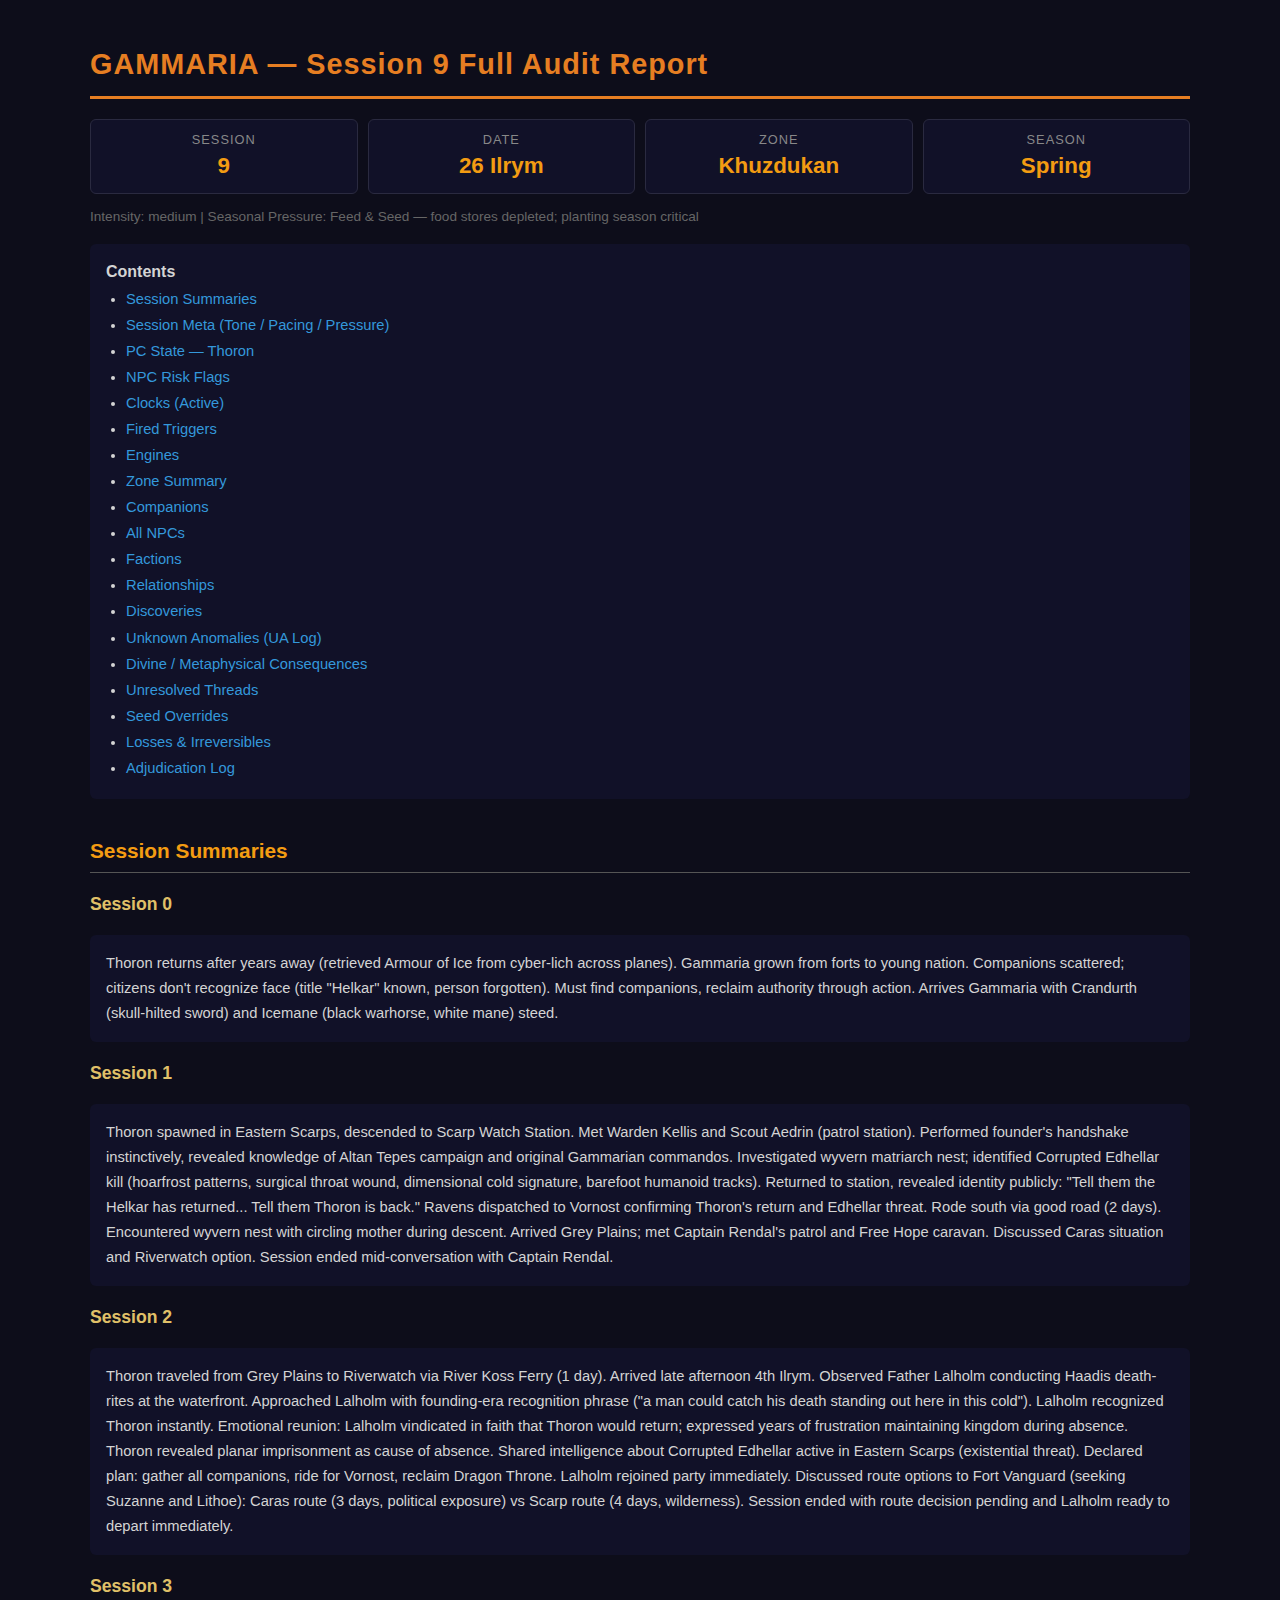
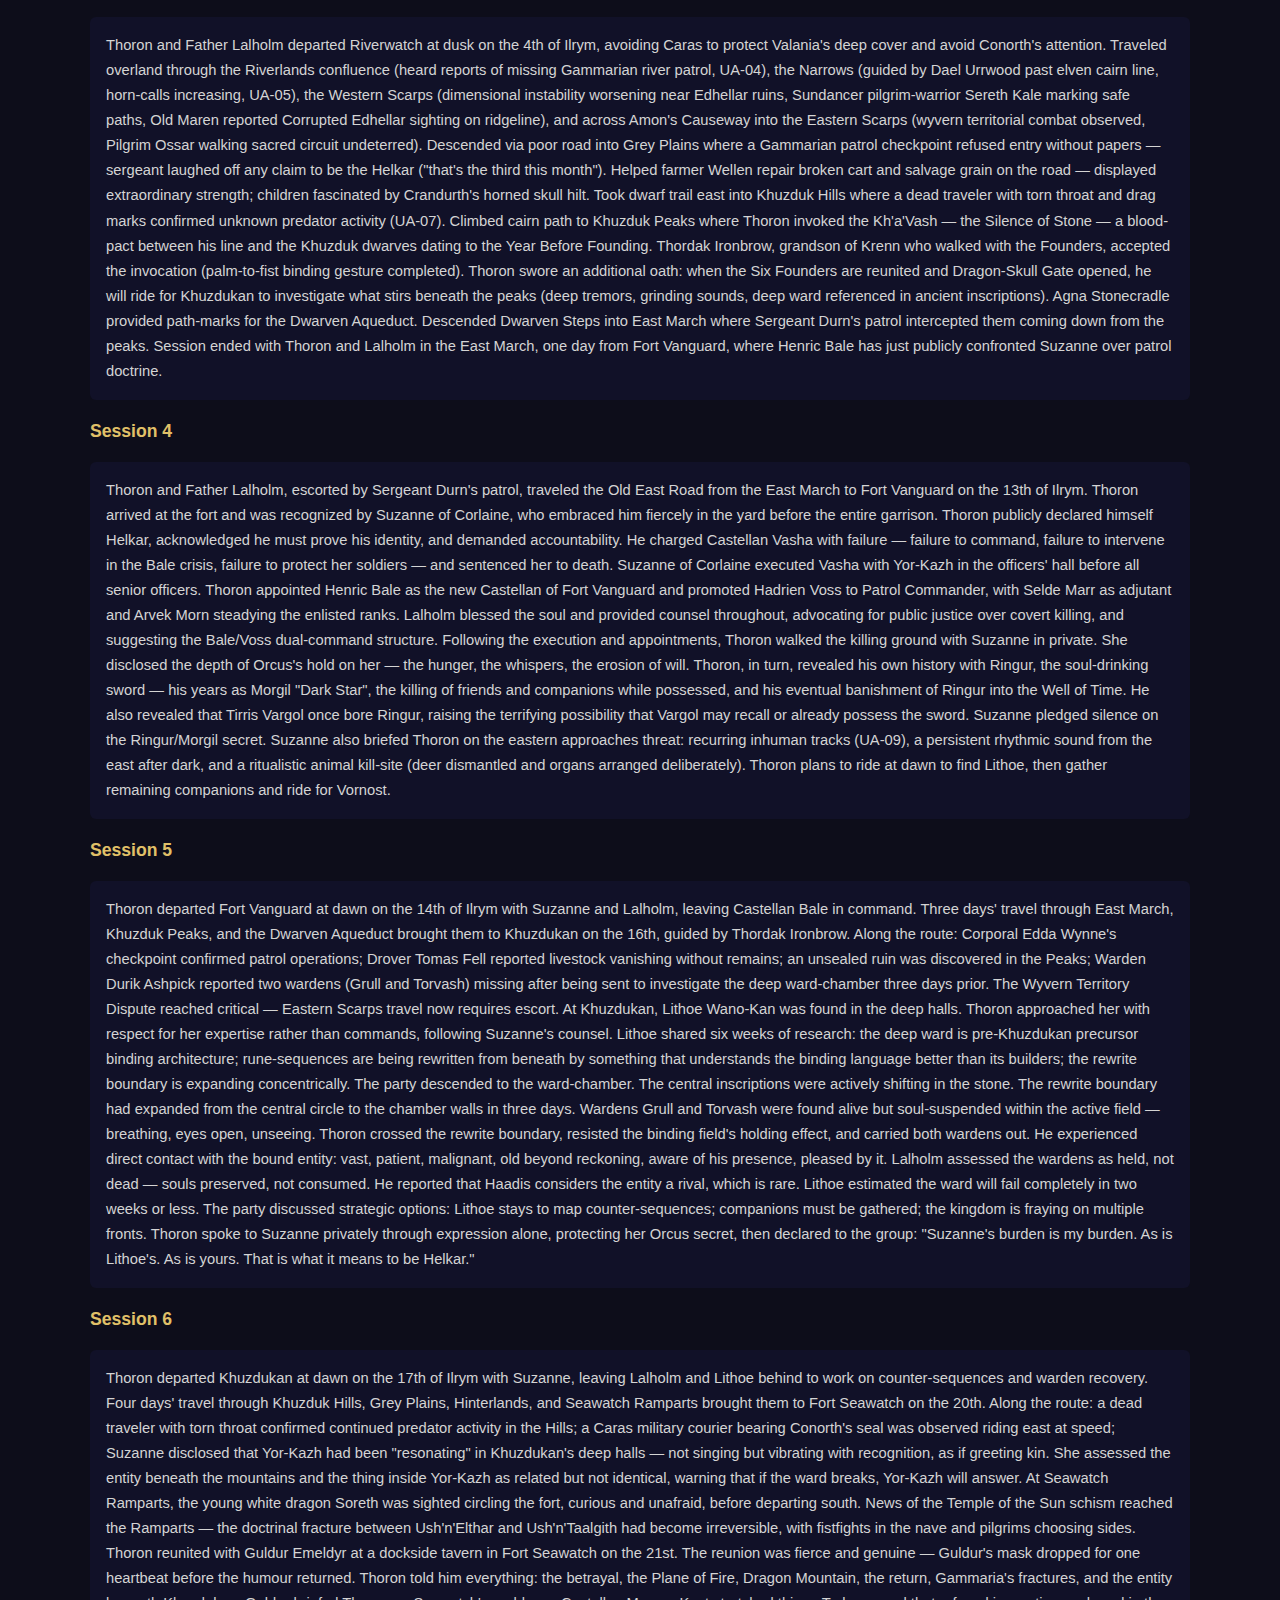
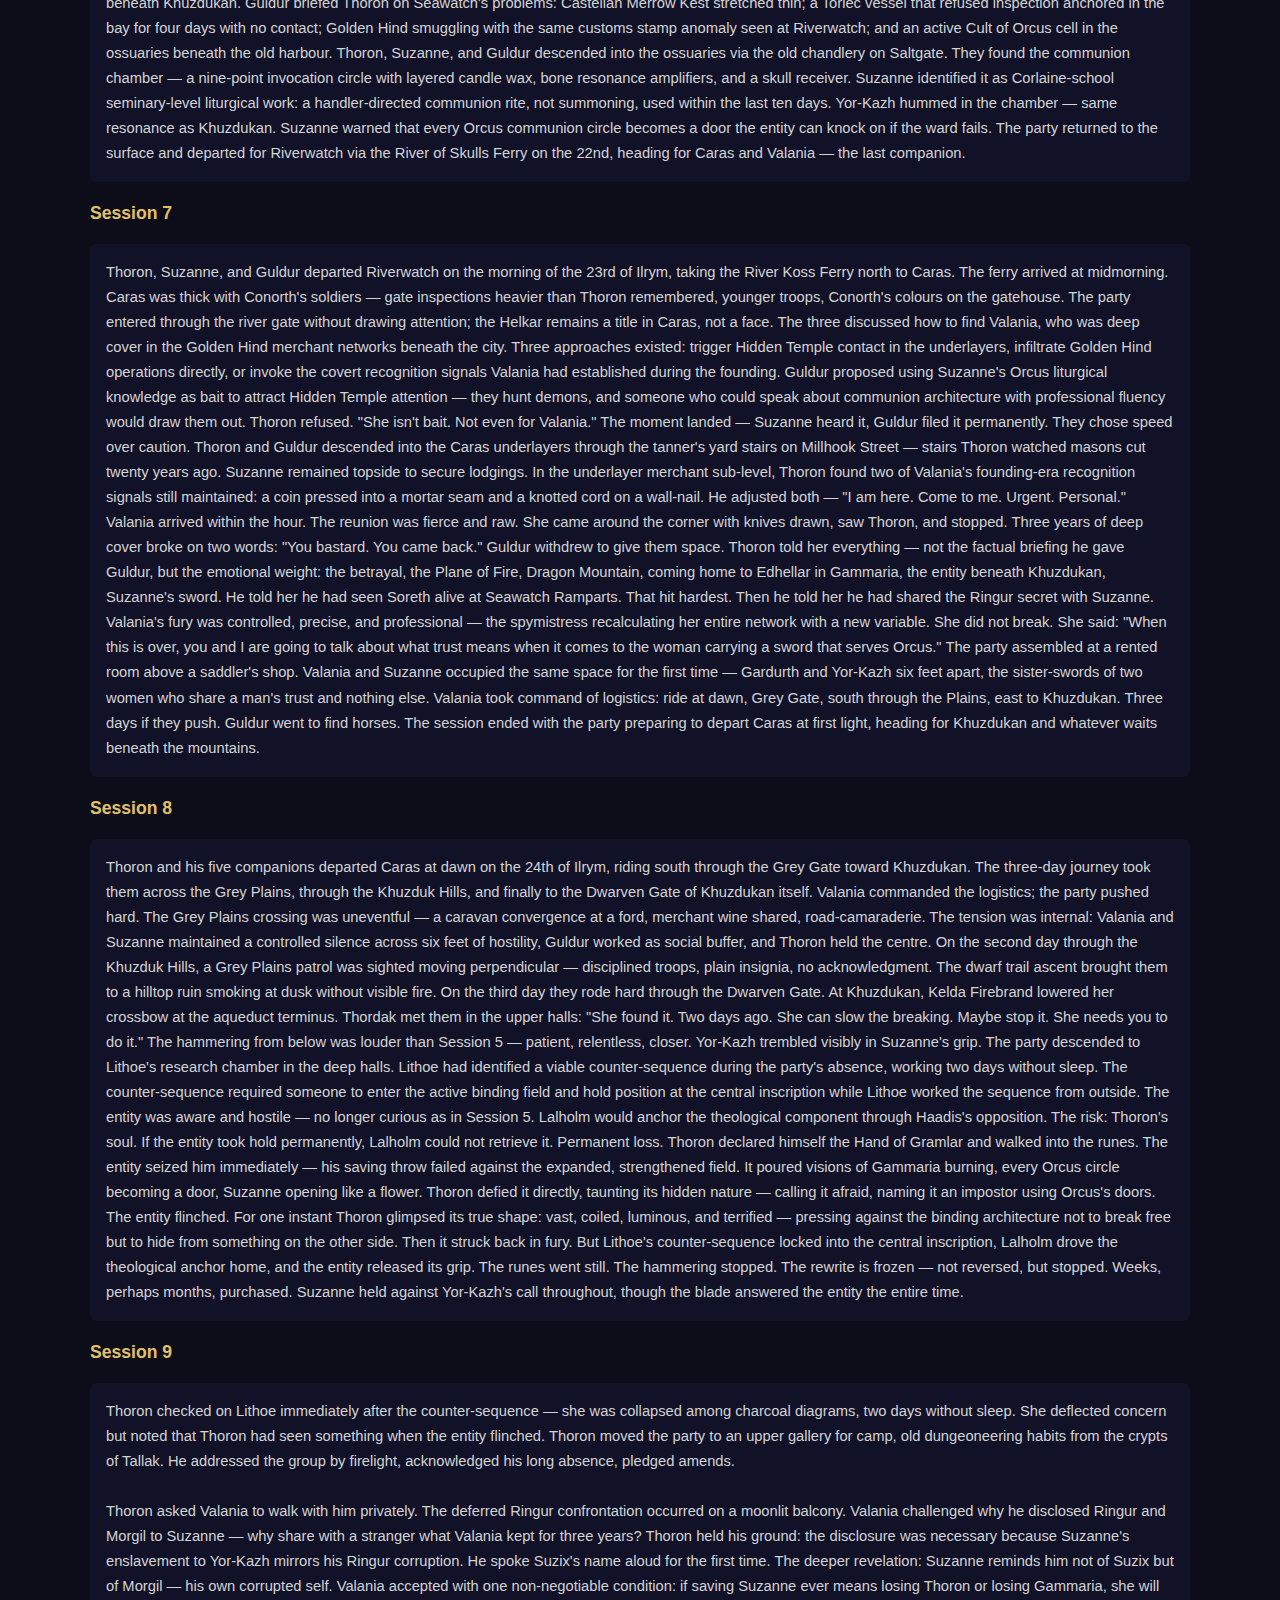
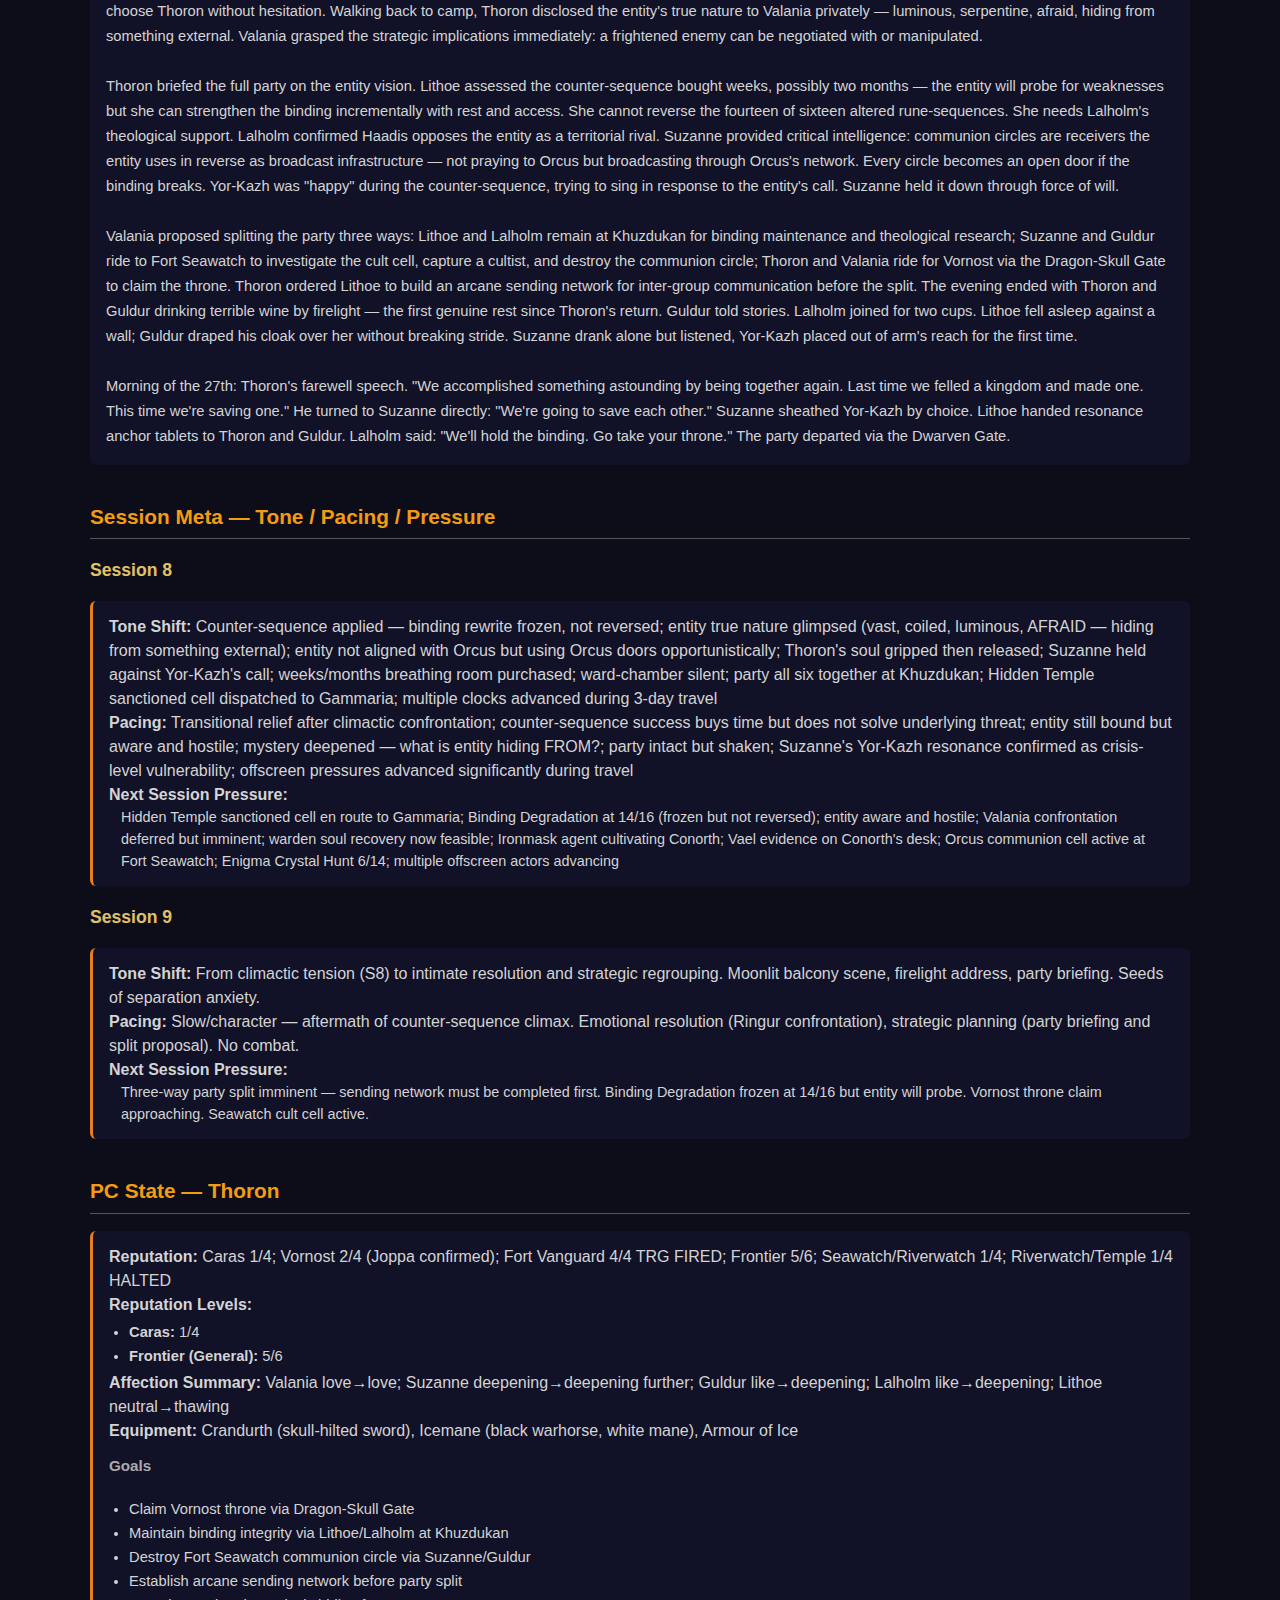
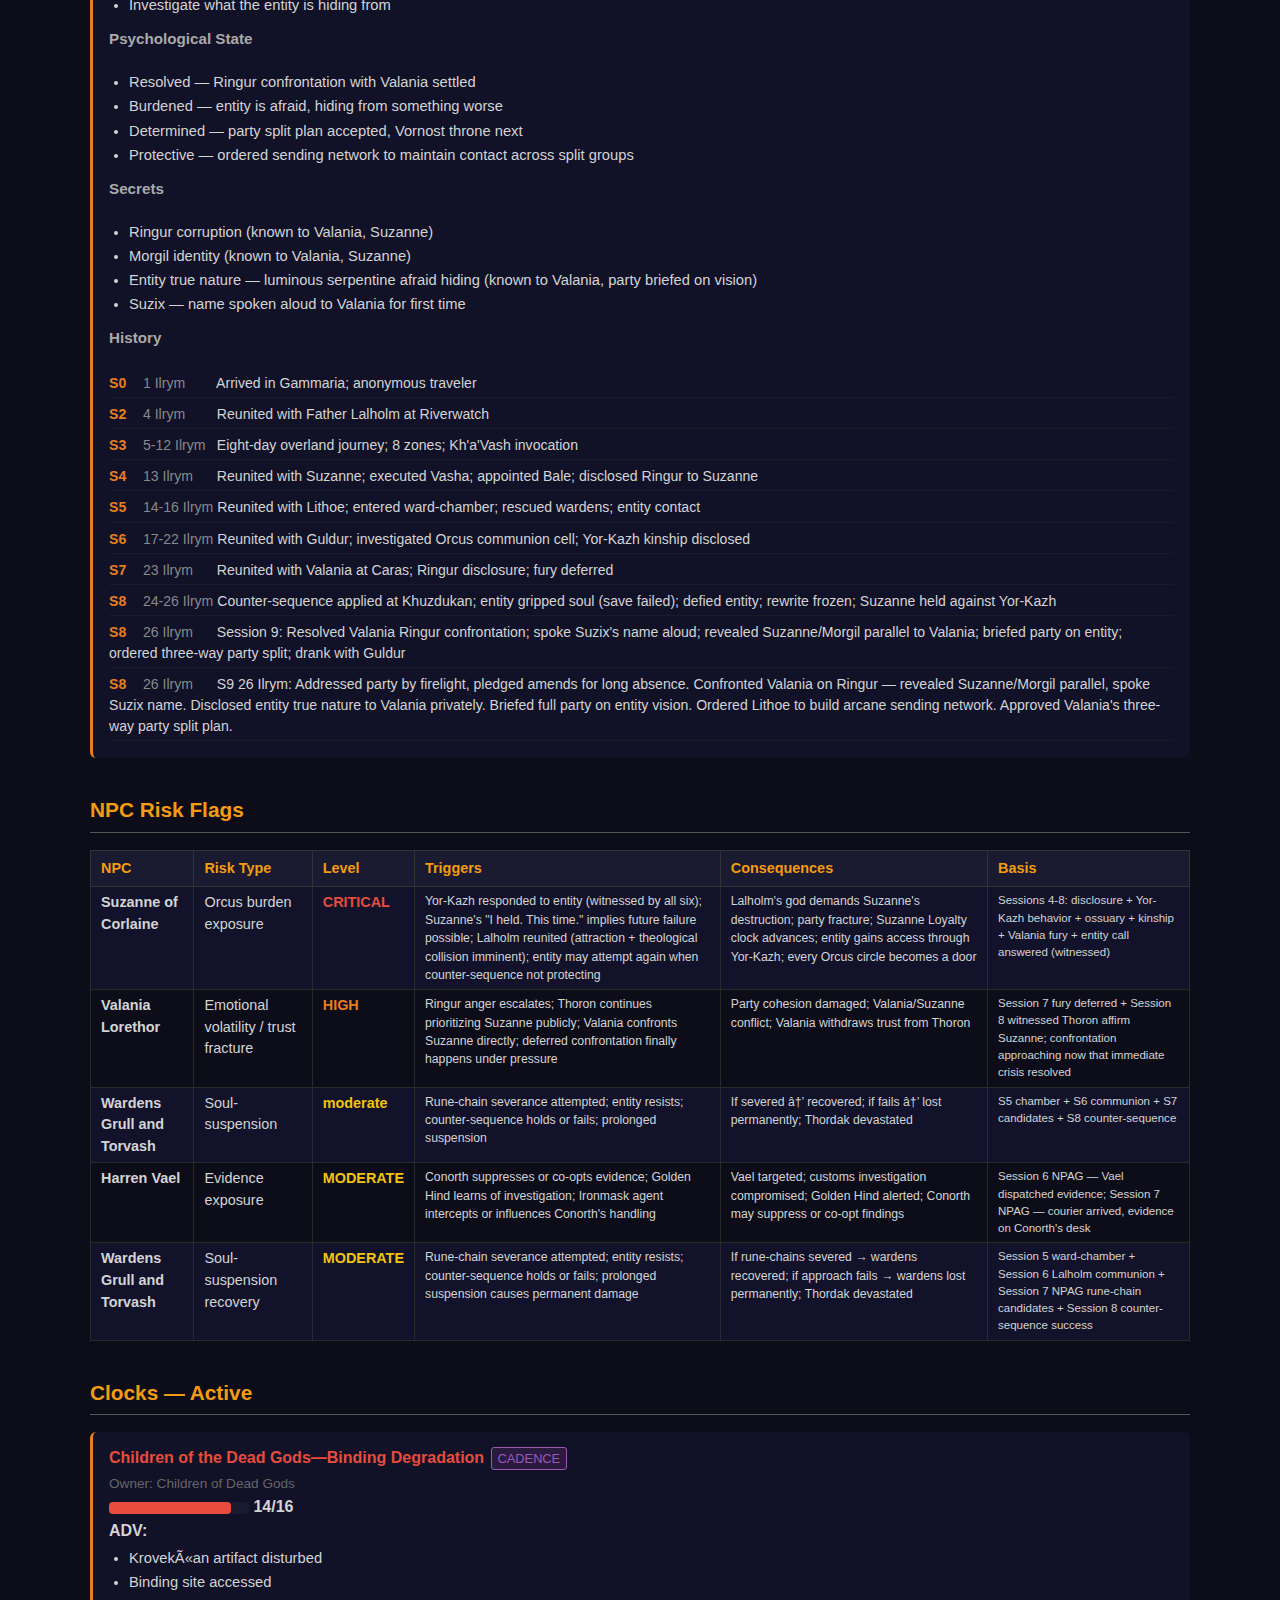
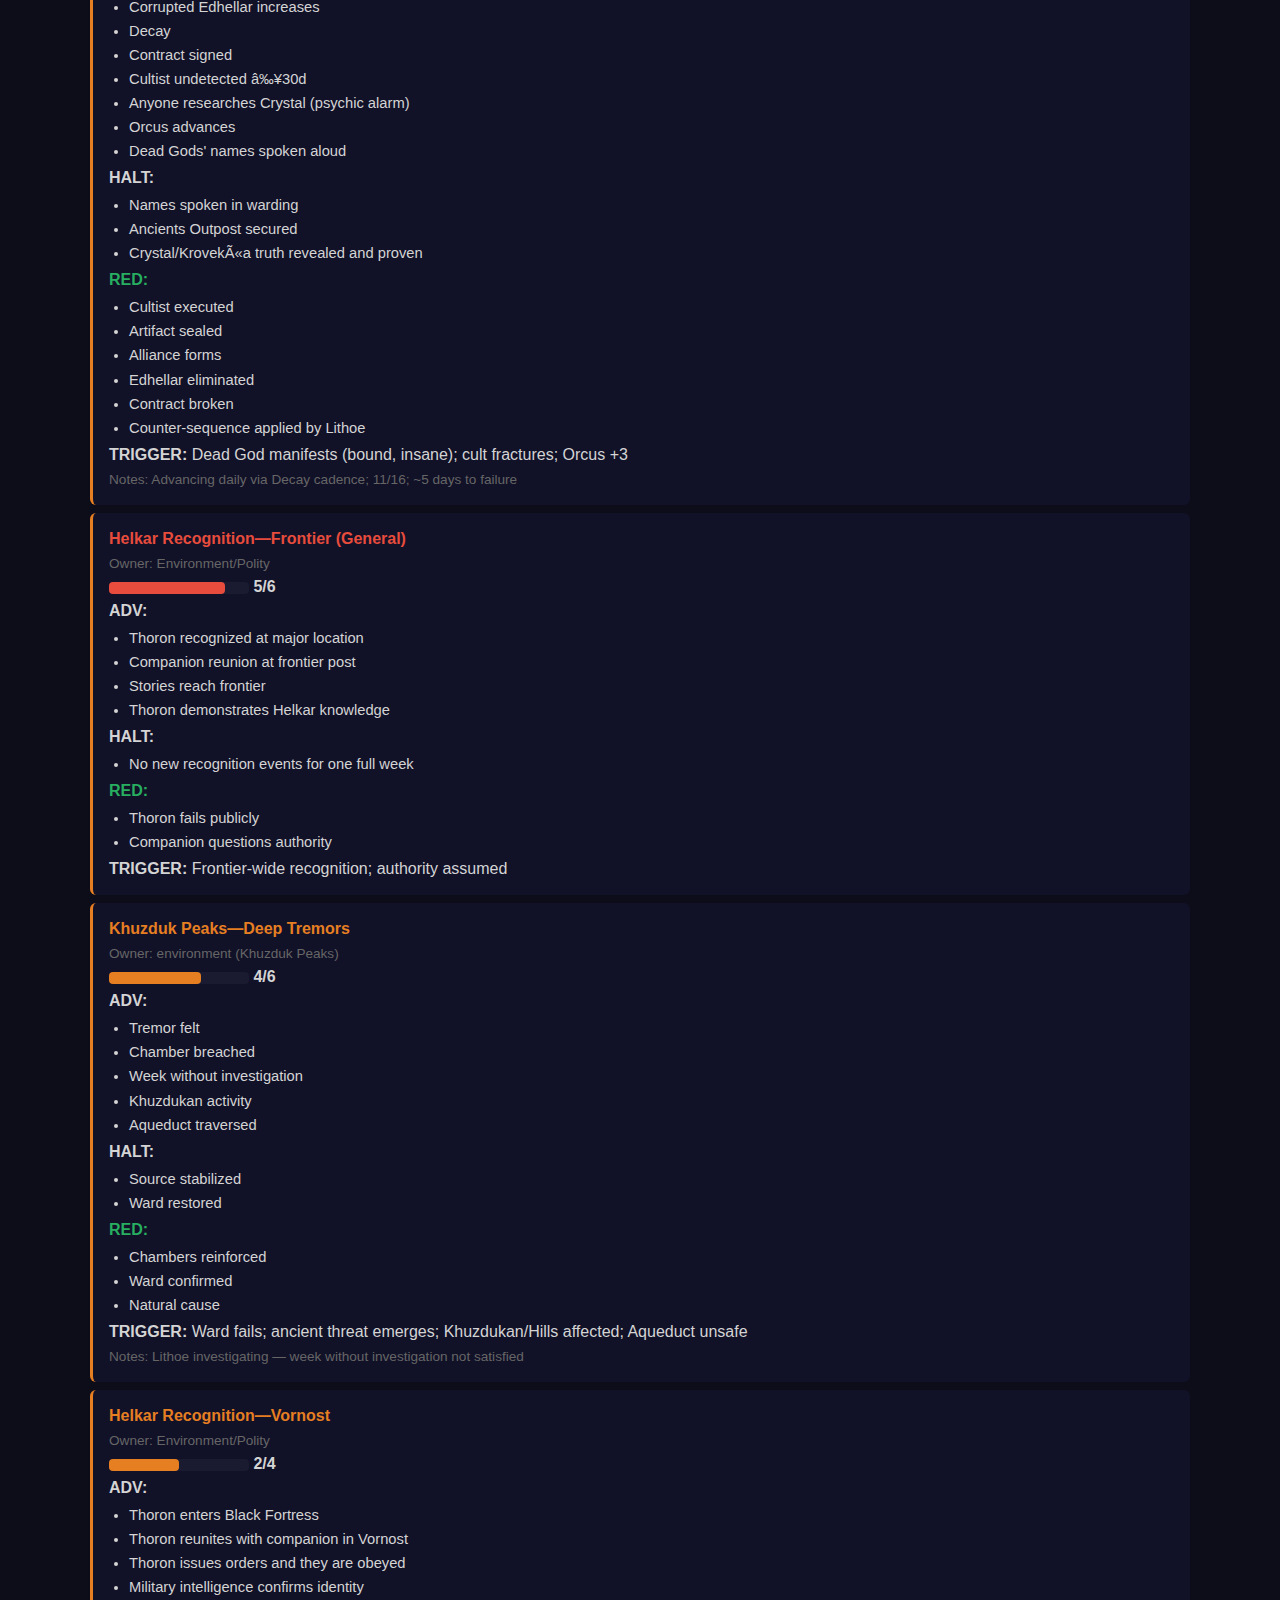
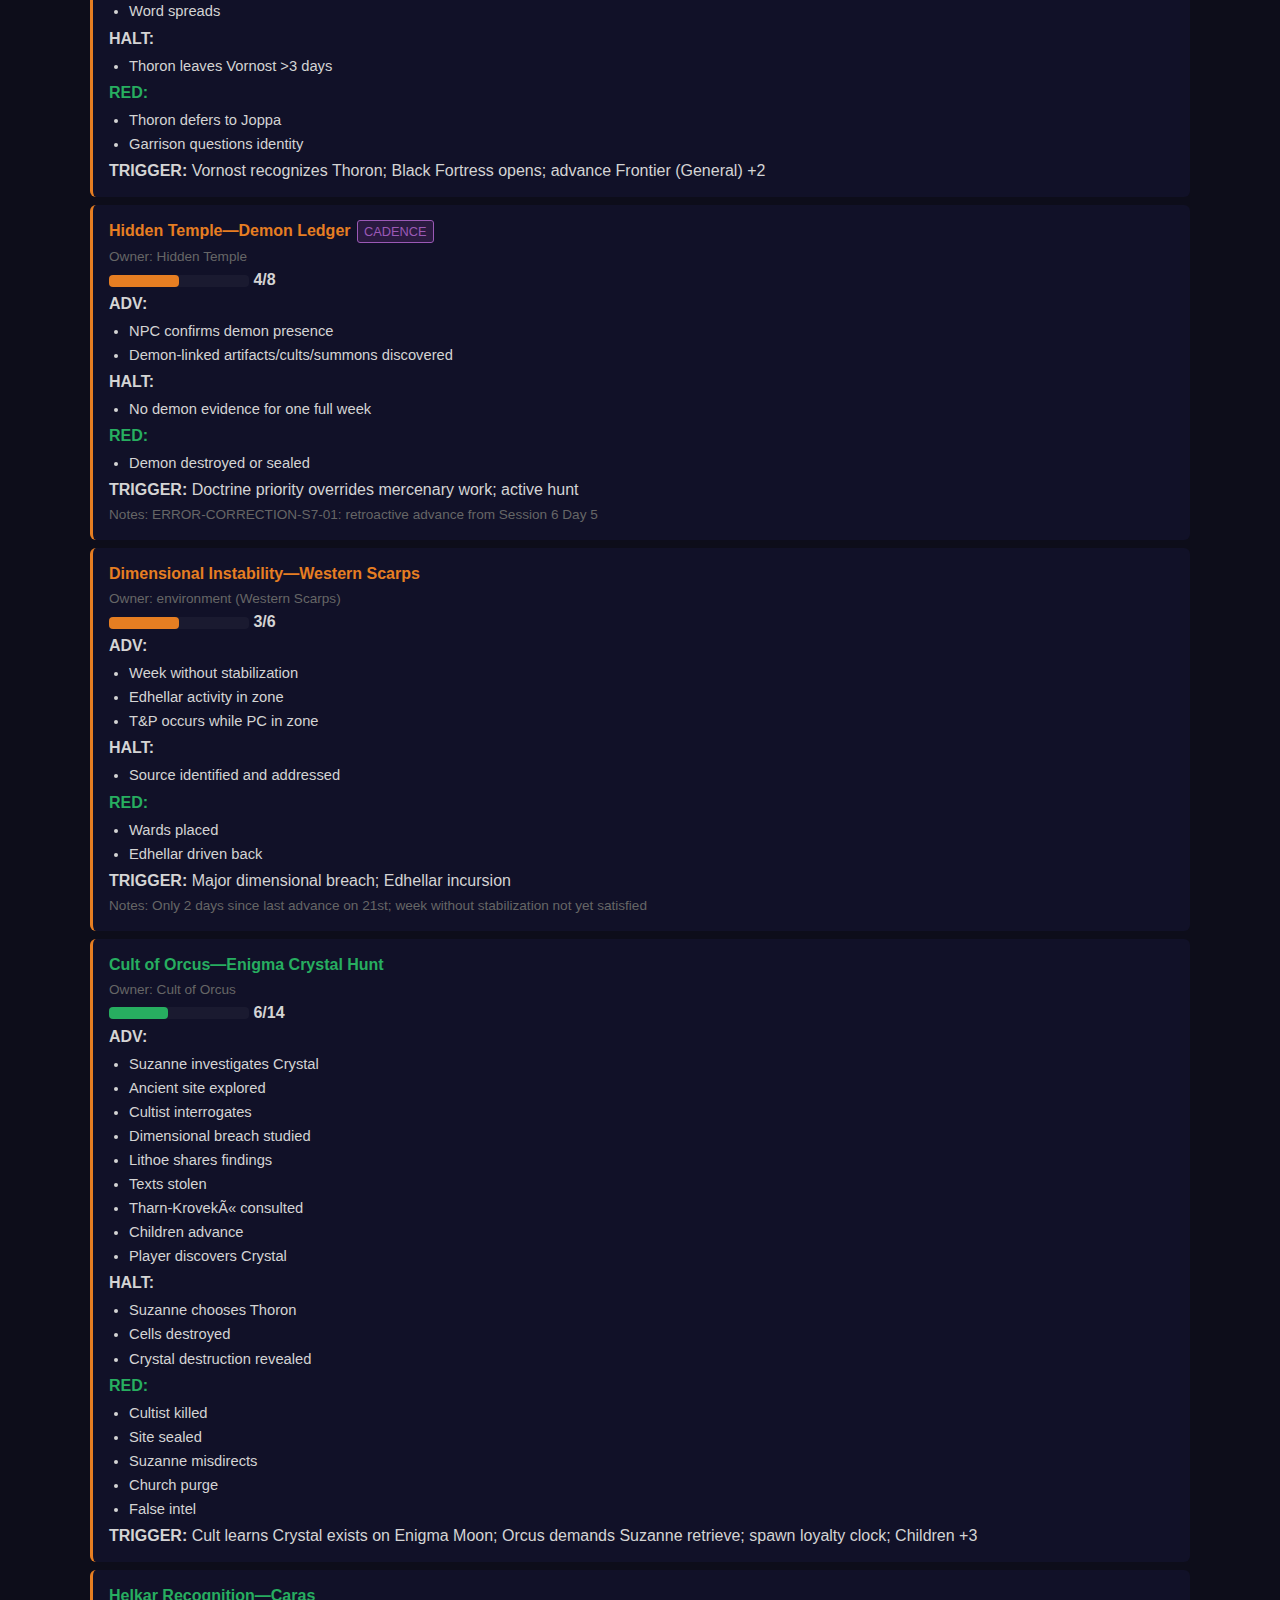
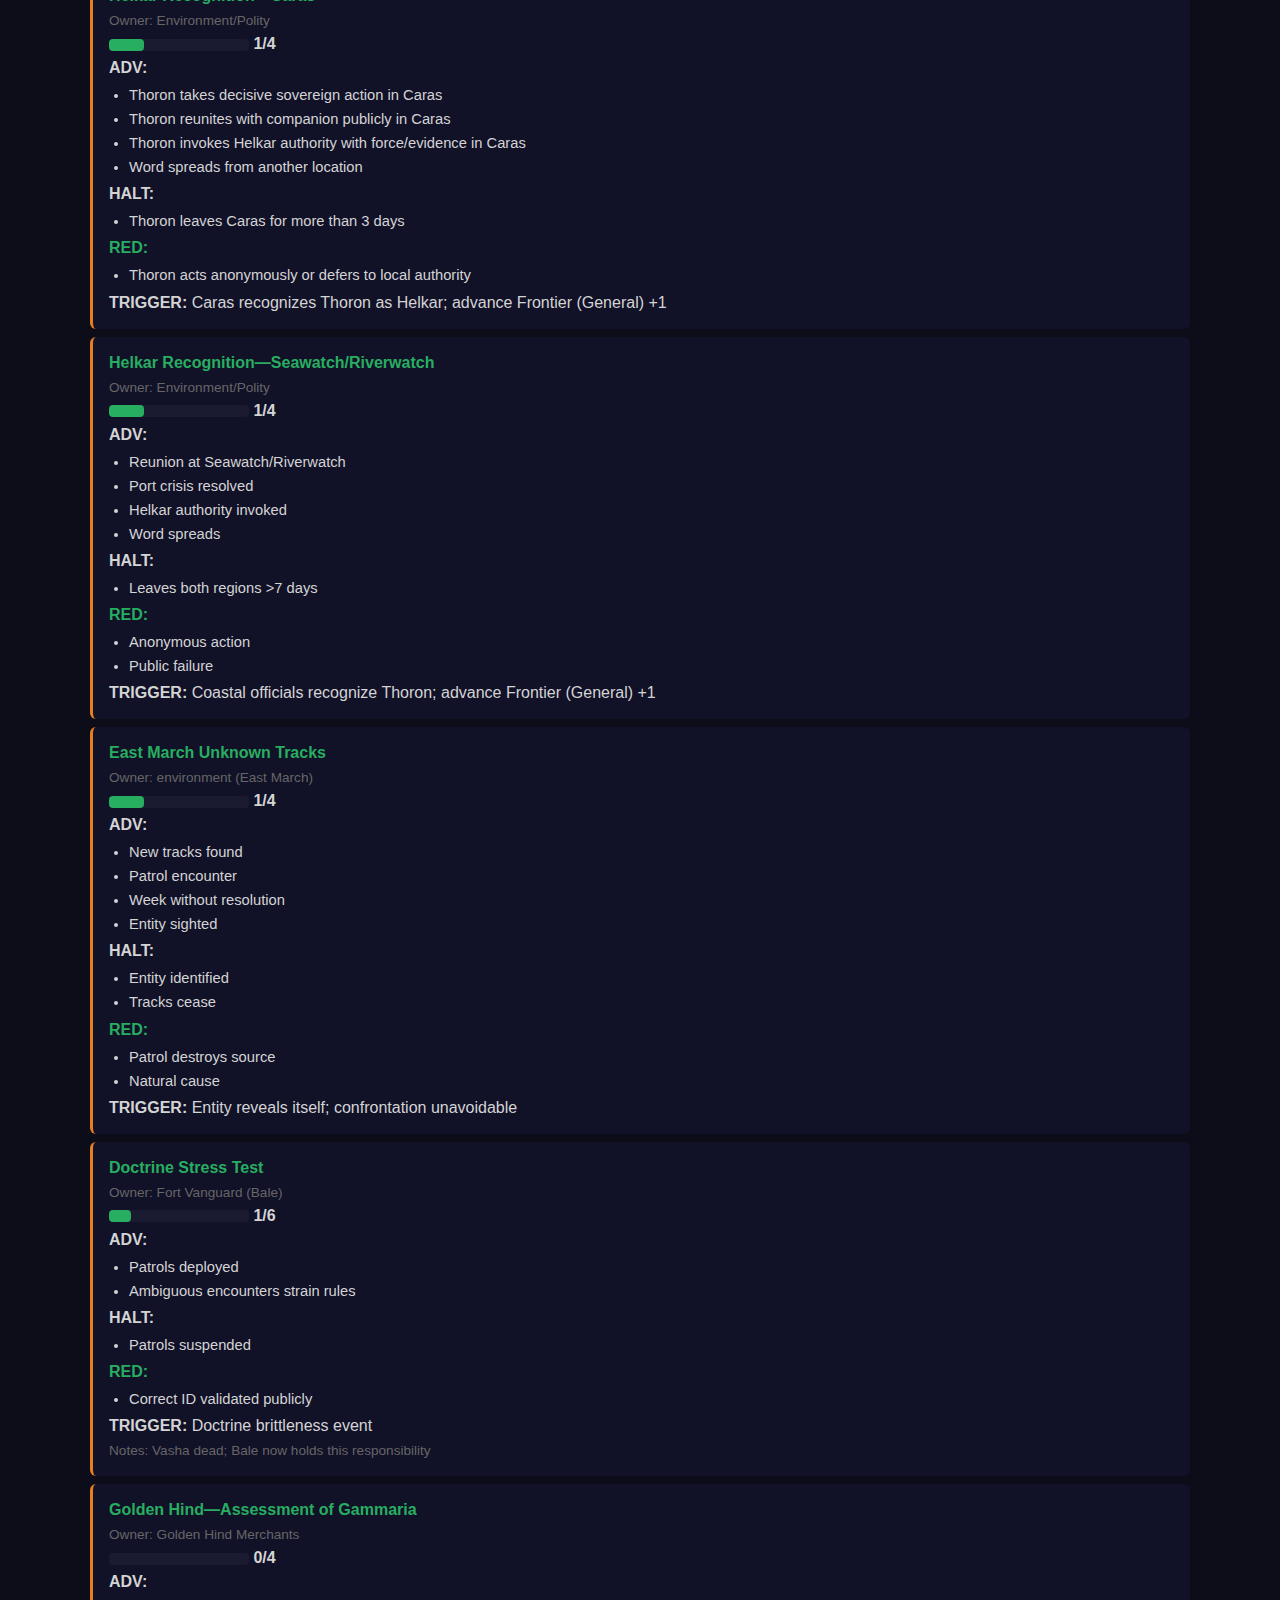
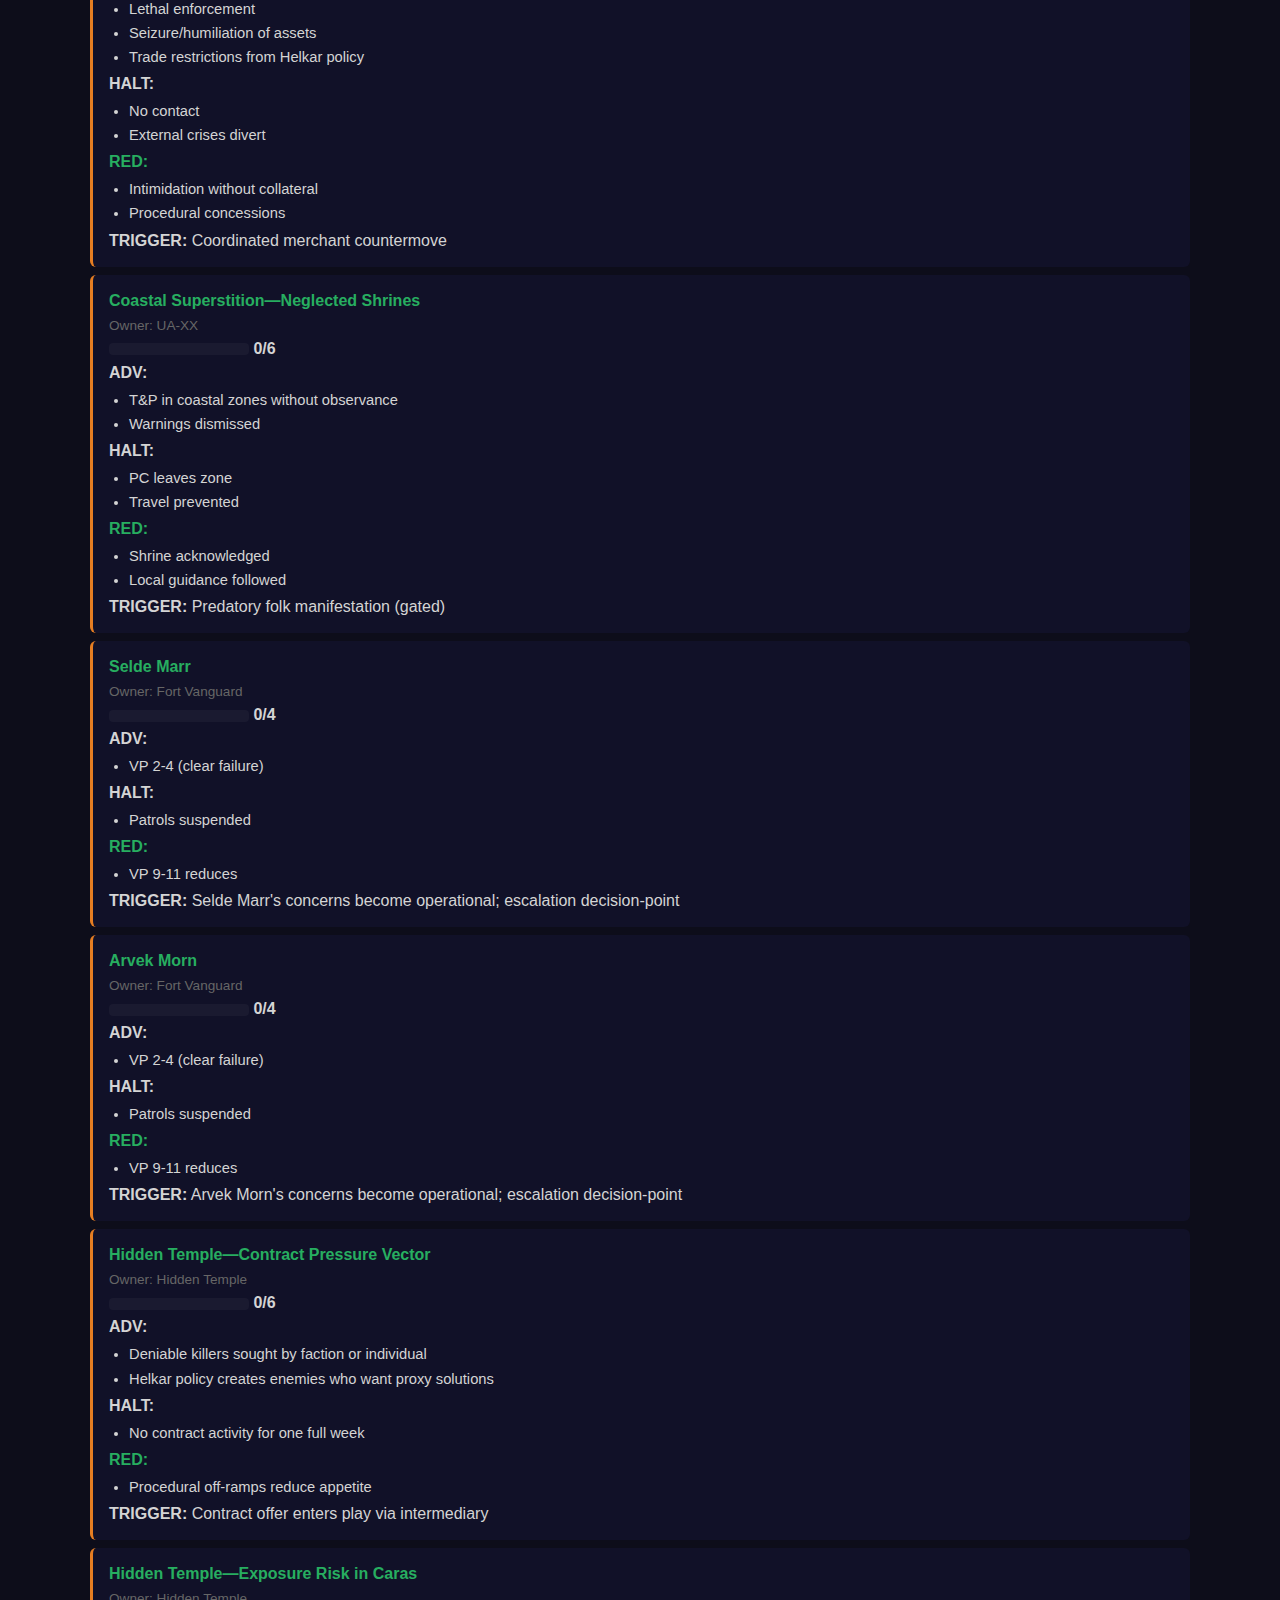
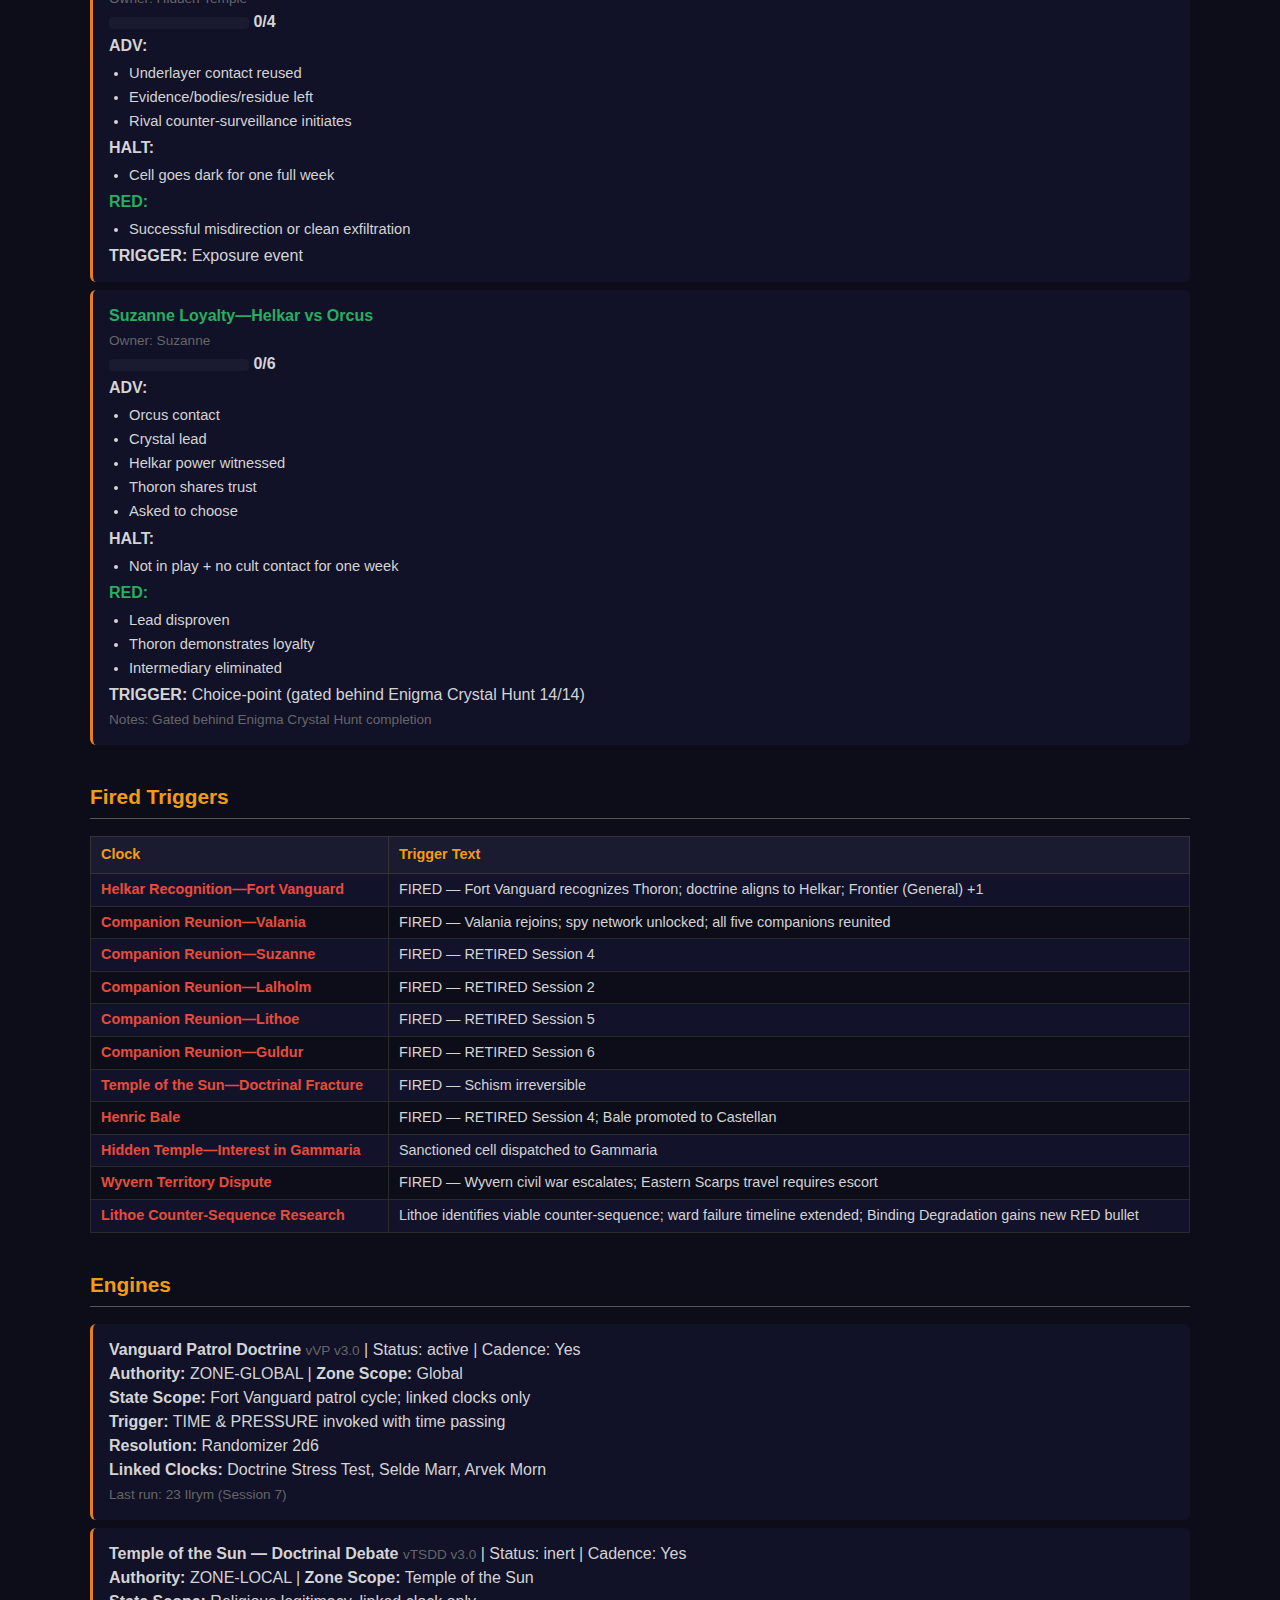
<file: session reports/Gammaria_Report_Session_09.html>
<!DOCTYPE html><html><head><meta charset='utf-8'>
<title>Gammaria — Full Audit Report</title>
<style>
body{background:#0d0d1a;color:#d4d4d4;font-family:'Segoe UI',Consolas,sans-serif;max-width:1100px;margin:0 auto;padding:24px;line-height:1.5}
h1{color:#e67e22;border-bottom:3px solid #e67e22;padding-bottom:10px;font-size:1.8em;letter-spacing:1px}
h2{color:#f39c12;margin-top:36px;border-bottom:1px solid #555;padding-bottom:6px;font-size:1.3em}
h3{color:#e0c068;margin-top:18px;font-size:1.1em}
h4{color:#aaa;margin-top:12px;font-size:0.95em}
table{border-collapse:collapse;width:100%;margin:8px 0 16px 0;font-size:0.9em}
th{background:#1a1a30;color:#f39c12;text-align:left;padding:7px 10px;border:1px solid #333;font-weight:600}
td{padding:5px 10px;border:1px solid #2a2a2a;vertical-align:top}
tr:nth-child(even){background:#12122a}
tr:nth-child(odd){background:#0d0d1a}
.bar-bg{background:#1a1a30;border-radius:4px;height:12px;width:140px;display:inline-block;vertical-align:middle}
.bar-fill{height:12px;border-radius:4px}
.fired{color:#e74c3c;font-weight:bold}
.muted{color:#666;font-size:0.85em}
.tag{display:inline-block;padding:1px 6px;border-radius:3px;font-size:0.8em;margin:1px 2px}
.tag-cadence{background:#2a1a40;color:#9b59b6;border:1px solid #9b59b6}
.tag-fired{background:#3a1a1a;color:#e74c3c;border:1px solid #e74c3c}
.tag-companion{background:#1a2a40;color:#3498db;border:1px solid #3498db}
.tag-with-pc{background:#1a3a1a;color:#27ae60;border:1px solid #27ae60}
.section{background:#111128;padding:14px 16px;border-radius:6px;margin:8px 0;border-left:3px solid #e67e22}
.section-inner{background:#0e0e22;padding:10px 14px;border-radius:4px;margin:6px 0;border-left:2px solid #555}
.meta-grid{display:grid;grid-template-columns:repeat(4,1fr);gap:10px;margin:12px 0}
.meta-box{background:#111128;padding:10px;border-radius:6px;text-align:center;border:1px solid #2a2a40}
.meta-label{color:#888;font-size:0.8em;text-transform:uppercase;letter-spacing:1px}
.meta-value{color:#f39c12;font-size:1.4em;font-weight:bold}
.summary-block{background:#111128;padding:16px;border-radius:6px;margin:8px 0;line-height:1.7;white-space:pre-wrap;font-size:0.92em}
.hist-entry{margin:3px 0;padding:3px 0;border-bottom:1px solid #1a1a2a;font-size:0.88em}
.hist-session{color:#e67e22;font-weight:bold;min-width:30px;display:inline-block}
.hist-date{color:#888;min-width:70px;display:inline-block}
ul{margin:4px 0;padding-left:20px}
li{margin:2px 0;font-size:0.92em}
.toc{background:#111128;padding:16px;border-radius:6px;margin:16px 0}
.toc a{color:#3498db;text-decoration:none}
.toc a:hover{text-decoration:underline}
.toc li{margin:4px 0}
details{margin:4px 0}
details summary{cursor:pointer;color:#e0c068;font-weight:500}
details summary:hover{color:#f39c12}
</style></head><body>

<h1>GAMMARIA — Session 9 Full Audit Report</h1>
<div class='meta-grid'>
<div class='meta-box'><div class='meta-label'>Session</div><div class='meta-value'>9</div></div>
<div class='meta-box'><div class='meta-label'>Date</div><div class='meta-value'>26 Ilrym</div></div>
<div class='meta-box'><div class='meta-label'>Zone</div><div class='meta-value'>Khuzdukan</div></div>
<div class='meta-box'><div class='meta-label'>Season</div><div class='meta-value'>Spring</div></div>
</div>
<p class='muted'>Intensity: medium | Seasonal Pressure: Feed &amp; Seed — food stores depleted; planting season critical</p>
<div class='toc'><strong>Contents</strong><ul>
<li><a href='#summaries'>Session Summaries</a></li>
<li><a href='#session-meta'>Session Meta (Tone / Pacing / Pressure)</a></li>
<li><a href='#pc'>PC State — Thoron</a></li>
<li><a href='#risk-flags'>NPC Risk Flags</a></li>
<li><a href='#clocks'>Clocks (Active)</a></li>
<li><a href='#fired'>Fired Triggers</a></li>
<li><a href='#engines'>Engines</a></li>
<li><a href='#zones'>Zone Summary</a></li>
<li><a href='#companions'>Companions</a></li>
<li><a href='#npcs'>All NPCs</a></li>
<li><a href='#factions'>Factions</a></li>
<li><a href='#relationships'>Relationships</a></li>
<li><a href='#discoveries'>Discoveries</a></li>
<li><a href='#ua-log'>Unknown Anomalies (UA Log)</a></li>
<li><a href='#divine'>Divine / Metaphysical Consequences</a></li>
<li><a href='#threads'>Unresolved Threads</a></li>
<li><a href='#seed-overrides'>Seed Overrides</a></li>
<li><a href='#losses'>Losses &amp; Irreversibles</a></li>
<li><a href='#log'>Adjudication Log</a></li>
</ul></div>
<h2 id='summaries'>Session Summaries</h2>
<h3>Session 0</h3>
<div class='summary-block'>Thoron returns after years away (retrieved Armour of Ice from cyber-lich across planes). Gammaria grown from forts to young nation. Companions scattered; citizens don&#x27;t recognize face (title &quot;Helkar&quot; known, person forgotten). Must find companions, reclaim authority through action. Arrives Gammaria with Crandurth (skull-hilted sword) and Icemane (black warhorse, white mane) steed.</div>
<h3>Session 1</h3>
<div class='summary-block'>Thoron spawned in Eastern Scarps, descended to Scarp Watch Station. Met Warden Kellis and Scout Aedrin (patrol station). Performed founder&#x27;s handshake instinctively, revealed knowledge of Altan Tepes campaign and original Gammarian commandos. Investigated wyvern matriarch nest; identified Corrupted Edhellar kill (hoarfrost patterns, surgical throat wound, dimensional cold signature, barefoot humanoid tracks). Returned to station, revealed identity publicly: &quot;Tell them the Helkar has returned... Tell them Thoron is back.&quot; Ravens dispatched to Vornost confirming Thoron&#x27;s return and Edhellar threat. Rode south via good road (2 days). Encountered wyvern nest with circling mother during descent. Arrived Grey Plains; met Captain Rendal&#x27;s patrol and Free Hope caravan. Discussed Caras situation and Riverwatch option. Session ended mid-conversation with Captain Rendal.</div>
<h3>Session 2</h3>
<div class='summary-block'>Thoron traveled from Grey Plains to Riverwatch via River Koss Ferry (1 day). Arrived late afternoon 4th Ilrym. Observed Father Lalholm conducting Haadis death-rites at the waterfront. Approached Lalholm with founding-era recognition phrase (&quot;a man could catch his death standing out here in this cold&quot;). Lalholm recognized Thoron instantly. Emotional reunion: Lalholm vindicated in faith that Thoron would return; expressed years of frustration maintaining kingdom during absence. Thoron revealed planar imprisonment as cause of absence. Shared intelligence about Corrupted Edhellar active in Eastern Scarps (existential threat). Declared plan: gather all companions, ride for Vornost, reclaim Dragon Throne. Lalholm rejoined party immediately. Discussed route options to Fort Vanguard (seeking Suzanne and Lithoe): Caras route (3 days, political exposure) vs Scarp route (4 days, wilderness). Session ended with route decision pending and Lalholm ready to depart immediately.</div>
<h3>Session 3</h3>
<div class='summary-block'>Thoron and Father Lalholm departed Riverwatch at dusk on the 4th of Ilrym, avoiding Caras to protect Valania&#x27;s deep cover and avoid Conorth&#x27;s attention. Traveled overland through the Riverlands confluence (heard reports of missing Gammarian river patrol, UA-04), the Narrows (guided by Dael Urrwood past elven cairn line, horn-calls increasing, UA-05), the Western Scarps (dimensional instability worsening near Edhellar ruins, Sundancer pilgrim-warrior Sereth Kale marking safe paths, Old Maren reported Corrupted Edhellar sighting on ridgeline), and across Amon&#x27;s Causeway into the Eastern Scarps (wyvern territorial combat observed, Pilgrim Ossar walking sacred circuit undeterred). Descended via poor road into Grey Plains where a Gammarian patrol checkpoint refused entry without papers — sergeant laughed off any claim to be the Helkar (&quot;that&#x27;s the third this month&quot;). Helped farmer Wellen repair broken cart and salvage grain on the road — displayed extraordinary strength; children fascinated by Crandurth&#x27;s horned skull hilt. Took dwarf trail east into Khuzduk Hills where a dead traveler with torn throat and drag marks confirmed unknown predator activity (UA-07). Climbed cairn path to Khuzduk Peaks where Thoron invoked the Kh&#x27;a&#x27;Vash — the Silence of Stone — a blood-pact between his line and the Khuzduk dwarves dating to the Year Before Founding. Thordak Ironbrow, grandson of Krenn who walked with the Founders, accepted the invocation (palm-to-fist binding gesture completed). Thoron swore an additional oath: when the Six Founders are reunited and Dragon-Skull Gate opened, he will ride for Khuzdukan to investigate what stirs beneath the peaks (deep tremors, grinding sounds, deep ward referenced in ancient inscriptions). Agna Stonecradle provided path-marks for the Dwarven Aqueduct. Descended Dwarven Steps into East March where Sergeant Durn&#x27;s patrol intercepted them coming down from the peaks. Session ended with Thoron and Lalholm in the East March, one day from Fort Vanguard, where Henric Bale has just publicly confronted Suzanne over patrol doctrine.</div>
<h3>Session 4</h3>
<div class='summary-block'>Thoron and Father Lalholm, escorted by Sergeant Durn&#x27;s patrol, traveled the Old East Road from the East March to Fort Vanguard on the 13th of Ilrym. Thoron arrived at the fort and was recognized by Suzanne of Corlaine, who embraced him fiercely in the yard before the entire garrison. Thoron publicly declared himself Helkar, acknowledged he must prove his identity, and demanded accountability. He charged Castellan Vasha with failure — failure to command, failure to intervene in the Bale crisis, failure to protect her soldiers — and sentenced her to death. Suzanne of Corlaine executed Vasha with Yor-Kazh in the officers&#x27; hall before all senior officers. Thoron appointed Henric Bale as the new Castellan of Fort Vanguard and promoted Hadrien Voss to Patrol Commander, with Selde Marr as adjutant and Arvek Morn steadying the enlisted ranks. Lalholm blessed the soul and provided counsel throughout, advocating for public justice over covert killing, and suggesting the Bale/Voss dual-command structure. Following the execution and appointments, Thoron walked the killing ground with Suzanne in private. She disclosed the depth of Orcus&#x27;s hold on her — the hunger, the whispers, the erosion of will. Thoron, in turn, revealed his own history with Ringur, the soul-drinking sword — his years as Morgil &quot;Dark Star&quot;, the killing of friends and companions while possessed, and his eventual banishment of Ringur into the Well of Time. He also revealed that Tirris Vargol once bore Ringur, raising the terrifying possibility that Vargol may recall or already possess the sword. Suzanne pledged silence on the Ringur/Morgil secret. Suzanne also briefed Thoron on the eastern approaches threat: recurring inhuman tracks (UA-09), a persistent rhythmic sound from the east after dark, and a ritualistic animal kill-site (deer dismantled and organs arranged deliberately). Thoron plans to ride at dawn to find Lithoe, then gather remaining companions and ride for Vornost.</div>
<h3>Session 5</h3>
<div class='summary-block'>Thoron departed Fort Vanguard at dawn on the 14th of Ilrym with Suzanne and Lalholm, leaving Castellan Bale in command. Three days&#x27; travel through East March, Khuzduk Peaks, and the Dwarven Aqueduct brought them to Khuzdukan on the 16th, guided by Thordak Ironbrow. Along the route: Corporal Edda Wynne&#x27;s checkpoint confirmed patrol operations; Drover Tomas Fell reported livestock vanishing without remains; an unsealed ruin was discovered in the Peaks; Warden Durik Ashpick reported two wardens (Grull and Torvash) missing after being sent to investigate the deep ward-chamber three days prior. The Wyvern Territory Dispute reached critical — Eastern Scarps travel now requires escort. At Khuzdukan, Lithoe Wano-Kan was found in the deep halls. Thoron approached her with respect for her expertise rather than commands, following Suzanne&#x27;s counsel. Lithoe shared six weeks of research: the deep ward is pre-Khuzdukan precursor binding architecture; rune-sequences are being rewritten from beneath by something that understands the binding language better than its builders; the rewrite boundary is expanding concentrically. The party descended to the ward-chamber. The central inscriptions were actively shifting in the stone. The rewrite boundary had expanded from the central circle to the chamber walls in three days. Wardens Grull and Torvash were found alive but soul-suspended within the active field — breathing, eyes open, unseeing. Thoron crossed the rewrite boundary, resisted the binding field&#x27;s holding effect, and carried both wardens out. He experienced direct contact with the bound entity: vast, patient, malignant, old beyond reckoning, aware of his presence, pleased by it. Lalholm assessed the wardens as held, not dead — souls preserved, not consumed. He reported that Haadis considers the entity a rival, which is rare. Lithoe estimated the ward will fail completely in two weeks or less. The party discussed strategic options: Lithoe stays to map counter-sequences; companions must be gathered; the kingdom is fraying on multiple fronts. Thoron spoke to Suzanne privately through expression alone, protecting her Orcus secret, then declared to the group: &quot;Suzanne&#x27;s burden is my burden. As is Lithoe&#x27;s. As is yours. That is what it means to be Helkar.&quot;</div>
<h3>Session 6</h3>
<div class='summary-block'>Thoron departed Khuzdukan at dawn on the 17th of Ilrym with Suzanne, leaving Lalholm and Lithoe behind to work on counter-sequences and warden recovery. Four days&#x27; travel through Khuzduk Hills, Grey Plains, Hinterlands, and Seawatch Ramparts brought them to Fort Seawatch on the 20th. Along the route: a dead traveler with torn throat confirmed continued predator activity in the Hills; a Caras military courier bearing Conorth&#x27;s seal was observed riding east at speed; Suzanne disclosed that Yor-Kazh had been &quot;resonating&quot; in Khuzdukan&#x27;s deep halls — not singing but vibrating with recognition, as if greeting kin. She assessed the entity beneath the mountains and the thing inside Yor-Kazh as related but not identical, warning that if the ward breaks, Yor-Kazh will answer. At Seawatch Ramparts, the young white dragon Soreth was sighted circling the fort, curious and unafraid, before departing south. News of the Temple of the Sun schism reached the Ramparts — the doctrinal fracture between Ush&#x27;n&#x27;Elthar and Ush&#x27;n&#x27;Taalgith had become irreversible, with fistfights in the nave and pilgrims choosing sides. Thoron reunited with Guldur Emeldyr at a dockside tavern in Fort Seawatch on the 21st. The reunion was fierce and genuine — Guldur&#x27;s mask dropped for one heartbeat before the humour returned. Thoron told him everything: the betrayal, the Plane of Fire, Dragon Mountain, the return, Gammaria&#x27;s fractures, and the entity beneath Khuzdukan. Guldur briefed Thoron on Seawatch&#x27;s problems: Castellan Merrow Kest stretched thin; a Torlec vessel that refused inspection anchored in the bay for four days with no contact; Golden Hind smuggling with the same customs stamp anomaly seen at Riverwatch; and an active Cult of Orcus cell in the ossuaries beneath the old harbour. Thoron, Suzanne, and Guldur descended into the ossuaries via the old chandlery on Saltgate. They found the communion chamber — a nine-point invocation circle with layered candle wax, bone resonance amplifiers, and a skull receiver. Suzanne identified it as Corlaine-school seminary-level liturgical work: a handler-directed communion rite, not summoning, used within the last ten days. Yor-Kazh hummed in the chamber — same resonance as Khuzdukan. Suzanne warned that every Orcus communion circle becomes a door the entity can knock on if the ward fails. The party returned to the surface and departed for Riverwatch via the River of Skulls Ferry on the 22nd, heading for Caras and Valania — the last companion.</div>
<h3>Session 7</h3>
<div class='summary-block'>Thoron, Suzanne, and Guldur departed Riverwatch on the morning of the 23rd of Ilrym, taking the River Koss Ferry north to Caras. The ferry arrived at midmorning. Caras was thick with Conorth&#x27;s soldiers — gate inspections heavier than Thoron remembered, younger troops, Conorth&#x27;s colours on the gatehouse. The party entered through the river gate without drawing attention; the Helkar remains a title in Caras, not a face. The three discussed how to find Valania, who was deep cover in the Golden Hind merchant networks beneath the city. Three approaches existed: trigger Hidden Temple contact in the underlayers, infiltrate Golden Hind operations directly, or invoke the covert recognition signals Valania had established during the founding. Guldur proposed using Suzanne&#x27;s Orcus liturgical knowledge as bait to attract Hidden Temple attention — they hunt demons, and someone who could speak about communion architecture with professional fluency would draw them out. Thoron refused. &quot;She isn&#x27;t bait. Not even for Valania.&quot; The moment landed — Suzanne heard it, Guldur filed it permanently. They chose speed over caution. Thoron and Guldur descended into the Caras underlayers through the tanner&#x27;s yard stairs on Millhook Street — stairs Thoron watched masons cut twenty years ago. Suzanne remained topside to secure lodgings. In the underlayer merchant sub-level, Thoron found two of Valania&#x27;s founding-era recognition signals still maintained: a coin pressed into a mortar seam and a knotted cord on a wall-nail. He adjusted both — &quot;I am here. Come to me. Urgent. Personal.&quot; Valania arrived within the hour. The reunion was fierce and raw. She came around the corner with knives drawn, saw Thoron, and stopped. Three years of deep cover broke on two words: &quot;You bastard. You came back.&quot; Guldur withdrew to give them space. Thoron told her everything — not the factual briefing he gave Guldur, but the emotional weight: the betrayal, the Plane of Fire, Dragon Mountain, coming home to Edhellar in Gammaria, the entity beneath Khuzdukan, Suzanne&#x27;s sword. He told her he had seen Soreth alive at Seawatch Ramparts. That hit hardest. Then he told her he had shared the Ringur secret with Suzanne. Valania&#x27;s fury was controlled, precise, and professional — the spymistress recalculating her entire network with a new variable. She did not break. She said: &quot;When this is over, you and I are going to talk about what trust means when it comes to the woman carrying a sword that serves Orcus.&quot; The party assembled at a rented room above a saddler&#x27;s shop. Valania and Suzanne occupied the same space for the first time — Gardurth and Yor-Kazh six feet apart, the sister-swords of two women who share a man&#x27;s trust and nothing else. Valania took command of logistics: ride at dawn, Grey Gate, south through the Plains, east to Khuzdukan. Three days if they push. Guldur went to find horses. The session ended with the party preparing to depart Caras at first light, heading for Khuzdukan and whatever waits beneath the mountains.</div>
<h3>Session 8</h3>
<div class='summary-block'>Thoron and his five companions departed Caras at dawn on the 24th of Ilrym, riding south through the Grey Gate toward Khuzdukan. The three-day journey took them across the Grey Plains, through the Khuzduk Hills, and finally to the Dwarven Gate of Khuzdukan itself. Valania commanded the logistics; the party pushed hard. The Grey Plains crossing was uneventful — a caravan convergence at a ford, merchant wine shared, road-camaraderie. The tension was internal: Valania and Suzanne maintained a controlled silence across six feet of hostility, Guldur worked as social buffer, and Thoron held the centre. On the second day through the Khuzduk Hills, a Grey Plains patrol was sighted moving perpendicular — disciplined troops, plain insignia, no acknowledgment. The dwarf trail ascent brought them to a hilltop ruin smoking at dusk without visible fire. On the third day they rode hard through the Dwarven Gate. At Khuzdukan, Kelda Firebrand lowered her crossbow at the aqueduct terminus. Thordak met them in the upper halls: &quot;She found it. Two days ago. She can slow the breaking. Maybe stop it. She needs you to do it.&quot; The hammering from below was louder than Session 5 — patient, relentless, closer. Yor-Kazh trembled visibly in Suzanne&#x27;s grip. The party descended to Lithoe&#x27;s research chamber in the deep halls. Lithoe had identified a viable counter-sequence during the party&#x27;s absence, working two days without sleep. The counter-sequence required someone to enter the active binding field and hold position at the central inscription while Lithoe worked the sequence from outside. The entity was aware and hostile — no longer curious as in Session 5. Lalholm would anchor the theological component through Haadis&#x27;s opposition. The risk: Thoron&#x27;s soul. If the entity took hold permanently, Lalholm could not retrieve it. Permanent loss. Thoron declared himself the Hand of Gramlar and walked into the runes. The entity seized him immediately — his saving throw failed against the expanded, strengthened field. It poured visions of Gammaria burning, every Orcus circle becoming a door, Suzanne opening like a flower. Thoron defied it directly, taunting its hidden nature — calling it afraid, naming it an impostor using Orcus&#x27;s doors. The entity flinched. For one instant Thoron glimpsed its true shape: vast, coiled, luminous, and terrified — pressing against the binding architecture not to break free but to hide from something on the other side. Then it struck back in fury. But Lithoe&#x27;s counter-sequence locked into the central inscription, Lalholm drove the theological anchor home, and the entity released its grip. The runes went still. The hammering stopped. The rewrite is frozen — not reversed, but stopped. Weeks, perhaps months, purchased. Suzanne held against Yor-Kazh&#x27;s call throughout, though the blade answered the entity the entire time.</div>
<h3>Session 9</h3>
<div class='summary-block'>Thoron checked on Lithoe immediately after the counter-sequence — she was collapsed among charcoal diagrams, two days without sleep. She deflected concern but noted that Thoron had seen something when the entity flinched. Thoron moved the party to an upper gallery for camp, old dungeoneering habits from the crypts of Tallak. He addressed the group by firelight, acknowledged his long absence, pledged amends.

Thoron asked Valania to walk with him privately. The deferred Ringur confrontation occurred on a moonlit balcony. Valania challenged why he disclosed Ringur and Morgil to Suzanne — why share with a stranger what Valania kept for three years? Thoron held his ground: the disclosure was necessary because Suzanne&#x27;s enslavement to Yor-Kazh mirrors his Ringur corruption. He spoke Suzix&#x27;s name aloud for the first time. The deeper revelation: Suzanne reminds him not of Suzix but of Morgil — his own corrupted self. Valania accepted with one non-negotiable condition: if saving Suzanne ever means losing Thoron or losing Gammaria, she will choose Thoron without hesitation. Walking back to camp, Thoron disclosed the entity&#x27;s true nature to Valania privately — luminous, serpentine, afraid, hiding from something external. Valania grasped the strategic implications immediately: a frightened enemy can be negotiated with or manipulated.

Thoron briefed the full party on the entity vision. Lithoe assessed the counter-sequence bought weeks, possibly two months — the entity will probe for weaknesses but she can strengthen the binding incrementally with rest and access. She cannot reverse the fourteen of sixteen altered rune-sequences. She needs Lalholm&#x27;s theological support. Lalholm confirmed Haadis opposes the entity as a territorial rival. Suzanne provided critical intelligence: communion circles are receivers the entity uses in reverse as broadcast infrastructure — not praying to Orcus but broadcasting through Orcus&#x27;s network. Every circle becomes an open door if the binding breaks. Yor-Kazh was &quot;happy&quot; during the counter-sequence, trying to sing in response to the entity&#x27;s call. Suzanne held it down through force of will.

Valania proposed splitting the party three ways: Lithoe and Lalholm remain at Khuzdukan for binding maintenance and theological research; Suzanne and Guldur ride to Fort Seawatch to investigate the cult cell, capture a cultist, and destroy the communion circle; Thoron and Valania ride for Vornost via the Dragon-Skull Gate to claim the throne. Thoron ordered Lithoe to build an arcane sending network for inter-group communication before the split. The evening ended with Thoron and Guldur drinking terrible wine by firelight — the first genuine rest since Thoron&#x27;s return. Guldur told stories. Lalholm joined for two cups. Lithoe fell asleep against a wall; Guldur draped his cloak over her without breaking stride. Suzanne drank alone but listened, Yor-Kazh placed out of arm&#x27;s reach for the first time.

Morning of the 27th: Thoron&#x27;s farewell speech. &quot;We accomplished something astounding by being together again. Last time we felled a kingdom and made one. This time we&#x27;re saving one.&quot; He turned to Suzanne directly: &quot;We&#x27;re going to save each other.&quot; Suzanne sheathed Yor-Kazh by choice. Lithoe handed resonance anchor tablets to Thoron and Guldur. Lalholm said: &quot;We&#x27;ll hold the binding. Go take your throne.&quot; The party departed via the Dwarven Gate.</div>
<h2 id='session-meta'>Session Meta — Tone / Pacing / Pressure</h2>
<h3>Session 8</h3>
<div class='section'>
<b>Tone Shift:</b> Counter-sequence applied — binding rewrite frozen, not reversed; entity true nature glimpsed (vast, coiled, luminous, AFRAID — hiding from something external); entity not aligned with Orcus but using Orcus doors opportunistically; Thoron&#x27;s soul gripped then released; Suzanne held against Yor-Kazh&#x27;s call; weeks/months breathing room purchased; ward-chamber silent; party all six together at Khuzdukan; Hidden Temple sanctioned cell dispatched to Gammaria; multiple clocks advanced during 3-day travel<br>
<b>Pacing:</b> Transitional relief after climactic confrontation; counter-sequence success buys time but does not solve underlying threat; entity still bound but aware and hostile; mystery deepened — what is entity hiding FROM?; party intact but shaken; Suzanne&#x27;s Yor-Kazh resonance confirmed as crisis-level vulnerability; offscreen pressures advanced significantly during travel<br>
<b>Next Session Pressure:</b><br><div style='white-space:pre-wrap;margin-left:12px;font-size:0.9em'>Hidden Temple sanctioned cell en route to Gammaria; Binding Degradation at 14/16 (frozen but not reversed); entity aware and hostile; Valania confrontation deferred but imminent; warden soul recovery now feasible; Ironmask agent cultivating Conorth; Vael evidence on Conorth&#x27;s desk; Orcus communion cell active at Fort Seawatch; Enigma Crystal Hunt 6/14; multiple offscreen actors advancing</div>
</div>
<h3>Session 9</h3>
<div class='section'>
<b>Tone Shift:</b> From climactic tension (S8) to intimate resolution and strategic regrouping. Moonlit balcony scene, firelight address, party briefing. Seeds of separation anxiety.<br>
<b>Pacing:</b> Slow/character — aftermath of counter-sequence climax. Emotional resolution (Ringur confrontation), strategic planning (party briefing and split proposal). No combat.<br>
<b>Next Session Pressure:</b><br><div style='white-space:pre-wrap;margin-left:12px;font-size:0.9em'>Three-way party split imminent — sending network must be completed first. Binding Degradation frozen at 14/16 but entity will probe. Vornost throne claim approaching. Seawatch cult cell active.</div>
</div>
<h2 id='pc'>PC State — Thoron</h2>
<div class='section'>
<b>Reputation:</b> Caras 1/4; Vornost 2/4 (Joppa confirmed); Fort Vanguard 4/4 TRG FIRED; Frontier 5/6; Seawatch/Riverwatch 1/4; Riverwatch/Temple 1/4 HALTED<br>
<b>Reputation Levels:</b><ul>
<li><b>Caras:</b> 1/4</li>
<li><b>Frontier (General):</b> 5/6</li>
</ul>
<b>Affection Summary:</b> Valania love→love; Suzanne deepening→deepening further; Guldur like→deepening; Lalholm like→deepening; Lithoe neutral→thawing<br>
<b>Equipment:</b> Crandurth (skull-hilted sword), Icemane (black warhorse, white mane), Armour of Ice<br>
<h4>Goals</h4><ul>
<li>Claim Vornost throne via Dragon-Skull Gate</li>
<li>Maintain binding integrity via Lithoe/Lalholm at Khuzdukan</li>
<li>Destroy Fort Seawatch communion circle via Suzanne/Guldur</li>
<li>Establish arcane sending network before party split</li>
<li>Investigate what the entity is hiding from</li>
</ul>
<h4>Psychological State</h4><ul>
<li>Resolved — Ringur confrontation with Valania settled</li>
<li>Burdened — entity is afraid, hiding from something worse</li>
<li>Determined — party split plan accepted, Vornost throne next</li>
<li>Protective — ordered sending network to maintain contact across split groups</li>
</ul>
<h4>Secrets</h4><ul>
<li>Ringur corruption (known to Valania, Suzanne)</li>
<li>Morgil identity (known to Valania, Suzanne)</li>
<li>Entity true nature — luminous serpentine afraid hiding (known to Valania, party briefed on vision)</li>
<li>Suzix — name spoken aloud to Valania for first time</li>
</ul>
<h4>History</h4>
<div class='hist-entry'><span class='hist-session'>S0</span> <span class='hist-date'>1 Ilrym</span> Arrived in Gammaria; anonymous traveler</div>
<div class='hist-entry'><span class='hist-session'>S2</span> <span class='hist-date'>4 Ilrym</span> Reunited with Father Lalholm at Riverwatch</div>
<div class='hist-entry'><span class='hist-session'>S3</span> <span class='hist-date'>5-12 Ilrym</span> Eight-day overland journey; 8 zones; Kh&#x27;a&#x27;Vash invocation</div>
<div class='hist-entry'><span class='hist-session'>S4</span> <span class='hist-date'>13 Ilrym</span> Reunited with Suzanne; executed Vasha; appointed Bale; disclosed Ringur to Suzanne</div>
<div class='hist-entry'><span class='hist-session'>S5</span> <span class='hist-date'>14-16 Ilrym</span> Reunited with Lithoe; entered ward-chamber; rescued wardens; entity contact</div>
<div class='hist-entry'><span class='hist-session'>S6</span> <span class='hist-date'>17-22 Ilrym</span> Reunited with Guldur; investigated Orcus communion cell; Yor-Kazh kinship disclosed</div>
<div class='hist-entry'><span class='hist-session'>S7</span> <span class='hist-date'>23 Ilrym</span> Reunited with Valania at Caras; Ringur disclosure; fury deferred</div>
<div class='hist-entry'><span class='hist-session'>S8</span> <span class='hist-date'>24-26 Ilrym</span> Counter-sequence applied at Khuzdukan; entity gripped soul (save failed); defied entity; rewrite frozen; Suzanne held against Yor-Kazh</div>
<div class='hist-entry'><span class='hist-session'>S8</span> <span class='hist-date'>26 Ilrym</span> Session 9: Resolved Valania Ringur confrontation; spoke Suzix&#x27;s name aloud; revealed Suzanne/Morgil parallel to Valania; briefed party on entity; ordered three-way party split; drank with Guldur</div>
<div class='hist-entry'><span class='hist-session'>S8</span> <span class='hist-date'>26 Ilrym</span> S9 26 Ilrym: Addressed party by firelight, pledged amends for long absence. Confronted Valania on Ringur — revealed Suzanne/Morgil parallel, spoke Suzix name. Disclosed entity true nature to Valania privately. Briefed full party on entity vision. Ordered Lithoe to build arcane sending network. Approved Valania&#x27;s three-way party split plan.</div>
</div>
<h2 id='risk-flags'>NPC Risk Flags</h2>
<table><tr><th>NPC</th><th>Risk Type</th><th>Level</th><th>Triggers</th><th>Consequences</th><th>Basis</th></tr>
<tr><td><b>Suzanne of Corlaine</b></td><td>Orcus burden exposure</td><td style='color:#e74c3c;font-weight:bold'>CRITICAL</td><td style='font-size:0.85em'>Yor-Kazh responded to entity (witnessed by all six); Suzanne&#x27;s &quot;I held. This time.&quot; implies future failure possible; Lalholm reunited (attraction + theological collision imminent); entity may attempt again when counter-sequence not protecting</td><td style='font-size:0.85em'>Lalholm&#x27;s god demands Suzanne&#x27;s destruction; party fracture; Suzanne Loyalty clock advances; entity gains access through Yor-Kazh; every Orcus circle becomes a door</td><td style='font-size:0.8em'>Sessions 4-8: disclosure + Yor-Kazh behavior + ossuary + kinship + Valania fury + entity call answered (witnessed)</td></tr>
<tr><td><b>Valania Lorethor</b></td><td>Emotional volatility / trust fracture</td><td style='color:#e67e22;font-weight:bold'>HIGH</td><td style='font-size:0.85em'>Ringur anger escalates; Thoron continues prioritizing Suzanne publicly; Valania confronts Suzanne directly; deferred confrontation finally happens under pressure</td><td style='font-size:0.85em'>Party cohesion damaged; Valania/Suzanne conflict; Valania withdraws trust from Thoron</td><td style='font-size:0.8em'>Session 7 fury deferred + Session 8 witnessed Thoron affirm Suzanne; confrontation approaching now that immediate crisis resolved</td></tr>
<tr><td><b>Wardens Grull and Torvash</b></td><td>Soul-suspension</td><td style='color:#f1c40f;font-weight:bold'>moderate</td><td style='font-size:0.85em'>Rune-chain severance attempted; entity resists; counter-sequence holds or fails; prolonged suspension</td><td style='font-size:0.85em'>If severed â†’ recovered; if fails â†’ lost permanently; Thordak devastated</td><td style='font-size:0.8em'>S5 chamber + S6 communion + S7 candidates + S8 counter-sequence</td></tr>
<tr><td><b>Harren Vael</b></td><td>Evidence exposure</td><td style='color:#f1c40f;font-weight:bold'>MODERATE</td><td style='font-size:0.85em'>Conorth suppresses or co-opts evidence; Golden Hind learns of investigation; Ironmask agent intercepts or influences Conorth&#x27;s handling</td><td style='font-size:0.85em'>Vael targeted; customs investigation compromised; Golden Hind alerted; Conorth may suppress or co-opt findings</td><td style='font-size:0.8em'>Session 6 NPAG — Vael dispatched evidence; Session 7 NPAG — courier arrived, evidence on Conorth&#x27;s desk</td></tr>
<tr><td><b>Wardens Grull and Torvash</b></td><td>Soul-suspension recovery</td><td style='color:#f1c40f;font-weight:bold'>MODERATE</td><td style='font-size:0.85em'>Rune-chain severance attempted; entity resists; counter-sequence holds or fails; prolonged suspension causes permanent damage</td><td style='font-size:0.85em'>If rune-chains severed → wardens recovered; if approach fails → wardens lost permanently; Thordak devastated</td><td style='font-size:0.8em'>Session 5 ward-chamber + Session 6 Lalholm communion + Session 7 NPAG rune-chain candidates + Session 8 counter-sequence success</td></tr>
</table>
<h2 id='clocks'>Clocks — Active</h2>
<div class='section'>
<b style='color:#e74c3c'>Children of the Dead Gods—Binding Degradation</b> <span class='tag tag-cadence'>CADENCE</span><br>
<span class='muted'>Owner: Children of Dead Gods</span><br>
<div class="bar-bg"><div class="bar-fill" style="background:#e74c3c;width:87%"></div></div> <b>14/16</b><br>
<b>ADV:</b><ul>
<li>KrovekÃ«an artifact disturbed</li>
<li>Binding site accessed</li>
<li>Corrupted Edhellar increases</li>
<li>Decay</li>
<li>Contract signed</li>
<li>Cultist undetected â‰¥30d</li>
<li>Anyone researches Crystal (psychic alarm)</li>
<li>Orcus advances</li>
<li>Dead Gods&#x27; names spoken aloud</li>
</ul>
<b>HALT:</b><ul>
<li>Names spoken in warding</li>
<li>Ancients Outpost secured</li>
<li>Crystal/KrovekÃ«a truth revealed and proven</li>
</ul>
<b style='color:#27ae60'>RED:</b><ul>
<li>Cultist executed</li>
<li>Artifact sealed</li>
<li>Alliance forms</li>
<li>Edhellar eliminated</li>
<li>Contract broken</li>
<li>Counter-sequence applied by Lithoe</li>
</ul>
<b>TRIGGER:</b> Dead God manifests (bound, insane); cult fractures; Orcus +3<br>
<span class='muted'>Notes: Advancing daily via Decay cadence; 11/16; ~5 days to failure</span><br>
</div>
<div class='section'>
<b style='color:#e74c3c'>Helkar Recognition—Frontier (General)</b><br>
<span class='muted'>Owner: Environment/Polity</span><br>
<div class="bar-bg"><div class="bar-fill" style="background:#e74c3c;width:83%"></div></div> <b>5/6</b><br>
<b>ADV:</b><ul>
<li>Thoron recognized at major location</li>
<li>Companion reunion at frontier post</li>
<li>Stories reach frontier</li>
<li>Thoron demonstrates Helkar knowledge</li>
</ul>
<b>HALT:</b><ul>
<li>No new recognition events for one full week</li>
</ul>
<b style='color:#27ae60'>RED:</b><ul>
<li>Thoron fails publicly</li>
<li>Companion questions authority</li>
</ul>
<b>TRIGGER:</b> Frontier-wide recognition; authority assumed<br>
</div>
<div class='section'>
<b style='color:#e67e22'>Khuzduk Peaks—Deep Tremors</b><br>
<span class='muted'>Owner: environment (Khuzduk Peaks)</span><br>
<div class="bar-bg"><div class="bar-fill" style="background:#e67e22;width:66%"></div></div> <b>4/6</b><br>
<b>ADV:</b><ul>
<li>Tremor felt</li>
<li>Chamber breached</li>
<li>Week without investigation</li>
<li>Khuzdukan activity</li>
<li>Aqueduct traversed</li>
</ul>
<b>HALT:</b><ul>
<li>Source stabilized</li>
<li>Ward restored</li>
</ul>
<b style='color:#27ae60'>RED:</b><ul>
<li>Chambers reinforced</li>
<li>Ward confirmed</li>
<li>Natural cause</li>
</ul>
<b>TRIGGER:</b> Ward fails; ancient threat emerges; Khuzdukan/Hills affected; Aqueduct unsafe<br>
<span class='muted'>Notes: Lithoe investigating — week without investigation not satisfied</span><br>
</div>
<div class='section'>
<b style='color:#e67e22'>Helkar Recognition—Vornost</b><br>
<span class='muted'>Owner: Environment/Polity</span><br>
<div class="bar-bg"><div class="bar-fill" style="background:#e67e22;width:50%"></div></div> <b>2/4</b><br>
<b>ADV:</b><ul>
<li>Thoron enters Black Fortress</li>
<li>Thoron reunites with companion in Vornost</li>
<li>Thoron issues orders and they are obeyed</li>
<li>Military intelligence confirms identity</li>
<li>Word spreads</li>
</ul>
<b>HALT:</b><ul>
<li>Thoron leaves Vornost &gt;3 days</li>
</ul>
<b style='color:#27ae60'>RED:</b><ul>
<li>Thoron defers to Joppa</li>
<li>Garrison questions identity</li>
</ul>
<b>TRIGGER:</b> Vornost recognizes Thoron; Black Fortress opens; advance Frontier (General) +2<br>
</div>
<div class='section'>
<b style='color:#e67e22'>Hidden Temple—Demon Ledger</b> <span class='tag tag-cadence'>CADENCE</span><br>
<span class='muted'>Owner: Hidden Temple</span><br>
<div class="bar-bg"><div class="bar-fill" style="background:#e67e22;width:50%"></div></div> <b>4/8</b><br>
<b>ADV:</b><ul>
<li>NPC confirms demon presence</li>
<li>Demon-linked artifacts/cults/summons discovered</li>
</ul>
<b>HALT:</b><ul>
<li>No demon evidence for one full week</li>
</ul>
<b style='color:#27ae60'>RED:</b><ul>
<li>Demon destroyed or sealed</li>
</ul>
<b>TRIGGER:</b> Doctrine priority overrides mercenary work; active hunt<br>
<span class='muted'>Notes: ERROR-CORRECTION-S7-01: retroactive advance from Session 6 Day 5</span><br>
</div>
<div class='section'>
<b style='color:#e67e22'>Dimensional Instability—Western Scarps</b><br>
<span class='muted'>Owner: environment (Western Scarps)</span><br>
<div class="bar-bg"><div class="bar-fill" style="background:#e67e22;width:50%"></div></div> <b>3/6</b><br>
<b>ADV:</b><ul>
<li>Week without stabilization</li>
<li>Edhellar activity in zone</li>
<li>T&amp;P occurs while PC in zone</li>
</ul>
<b>HALT:</b><ul>
<li>Source identified and addressed</li>
</ul>
<b style='color:#27ae60'>RED:</b><ul>
<li>Wards placed</li>
<li>Edhellar driven back</li>
</ul>
<b>TRIGGER:</b> Major dimensional breach; Edhellar incursion<br>
<span class='muted'>Notes: Only 2 days since last advance on 21st; week without stabilization not yet satisfied</span><br>
</div>
<div class='section'>
<b style='color:#27ae60'>Cult of Orcus—Enigma Crystal Hunt</b><br>
<span class='muted'>Owner: Cult of Orcus</span><br>
<div class="bar-bg"><div class="bar-fill" style="background:#27ae60;width:42%"></div></div> <b>6/14</b><br>
<b>ADV:</b><ul>
<li>Suzanne investigates Crystal</li>
<li>Ancient site explored</li>
<li>Cultist interrogates</li>
<li>Dimensional breach studied</li>
<li>Lithoe shares findings</li>
<li>Texts stolen</li>
<li>Tharn-KrovekÃ« consulted</li>
<li>Children advance</li>
<li>Player discovers Crystal</li>
</ul>
<b>HALT:</b><ul>
<li>Suzanne chooses Thoron</li>
<li>Cells destroyed</li>
<li>Crystal destruction revealed</li>
</ul>
<b style='color:#27ae60'>RED:</b><ul>
<li>Cultist killed</li>
<li>Site sealed</li>
<li>Suzanne misdirects</li>
<li>Church purge</li>
<li>False intel</li>
</ul>
<b>TRIGGER:</b> Cult learns Crystal exists on Enigma Moon; Orcus demands Suzanne retrieve; spawn loyalty clock; Children +3<br>
</div>
<div class='section'>
<b style='color:#27ae60'>Helkar Recognition—Caras</b><br>
<span class='muted'>Owner: Environment/Polity</span><br>
<div class="bar-bg"><div class="bar-fill" style="background:#27ae60;width:25%"></div></div> <b>1/4</b><br>
<b>ADV:</b><ul>
<li>Thoron takes decisive sovereign action in Caras</li>
<li>Thoron reunites with companion publicly in Caras</li>
<li>Thoron invokes Helkar authority with force/evidence in Caras</li>
<li>Word spreads from another location</li>
</ul>
<b>HALT:</b><ul>
<li>Thoron leaves Caras for more than 3 days</li>
</ul>
<b style='color:#27ae60'>RED:</b><ul>
<li>Thoron acts anonymously or defers to local authority</li>
</ul>
<b>TRIGGER:</b> Caras recognizes Thoron as Helkar; advance Frontier (General) +1<br>
</div>
<div class='section'>
<b style='color:#27ae60'>Helkar Recognition—Seawatch/Riverwatch</b><br>
<span class='muted'>Owner: Environment/Polity</span><br>
<div class="bar-bg"><div class="bar-fill" style="background:#27ae60;width:25%"></div></div> <b>1/4</b><br>
<b>ADV:</b><ul>
<li>Reunion at Seawatch/Riverwatch</li>
<li>Port crisis resolved</li>
<li>Helkar authority invoked</li>
<li>Word spreads</li>
</ul>
<b>HALT:</b><ul>
<li>Leaves both regions &gt;7 days</li>
</ul>
<b style='color:#27ae60'>RED:</b><ul>
<li>Anonymous action</li>
<li>Public failure</li>
</ul>
<b>TRIGGER:</b> Coastal officials recognize Thoron; advance Frontier (General) +1<br>
</div>
<div class='section'>
<b style='color:#27ae60'>East March Unknown Tracks</b><br>
<span class='muted'>Owner: environment (East March)</span><br>
<div class="bar-bg"><div class="bar-fill" style="background:#27ae60;width:25%"></div></div> <b>1/4</b><br>
<b>ADV:</b><ul>
<li>New tracks found</li>
<li>Patrol encounter</li>
<li>Week without resolution</li>
<li>Entity sighted</li>
</ul>
<b>HALT:</b><ul>
<li>Entity identified</li>
<li>Tracks cease</li>
</ul>
<b style='color:#27ae60'>RED:</b><ul>
<li>Patrol destroys source</li>
<li>Natural cause</li>
</ul>
<b>TRIGGER:</b> Entity reveals itself; confrontation unavoidable<br>
</div>
<div class='section'>
<b style='color:#27ae60'>Doctrine Stress Test</b><br>
<span class='muted'>Owner: Fort Vanguard (Bale)</span><br>
<div class="bar-bg"><div class="bar-fill" style="background:#27ae60;width:16%"></div></div> <b>1/6</b><br>
<b>ADV:</b><ul>
<li>Patrols deployed</li>
<li>Ambiguous encounters strain rules</li>
</ul>
<b>HALT:</b><ul>
<li>Patrols suspended</li>
</ul>
<b style='color:#27ae60'>RED:</b><ul>
<li>Correct ID validated publicly</li>
</ul>
<b>TRIGGER:</b> Doctrine brittleness event<br>
<span class='muted'>Notes: Vasha dead; Bale now holds this responsibility</span><br>
</div>
<div class='section'>
<b style='color:#27ae60'>Golden Hind—Assessment of Gammaria</b><br>
<span class='muted'>Owner: Golden Hind Merchants</span><br>
<div class="bar-bg"><div class="bar-fill" style="background:#27ae60;width:0%"></div></div> <b>0/4</b><br>
<b>ADV:</b><ul>
<li>Lethal enforcement</li>
<li>Seizure/humiliation of assets</li>
<li>Trade restrictions from Helkar policy</li>
</ul>
<b>HALT:</b><ul>
<li>No contact</li>
<li>External crises divert</li>
</ul>
<b style='color:#27ae60'>RED:</b><ul>
<li>Intimidation without collateral</li>
<li>Procedural concessions</li>
</ul>
<b>TRIGGER:</b> Coordinated merchant countermove<br>
</div>
<div class='section'>
<b style='color:#27ae60'>Coastal Superstition—Neglected Shrines</b><br>
<span class='muted'>Owner: UA-XX</span><br>
<div class="bar-bg"><div class="bar-fill" style="background:#27ae60;width:0%"></div></div> <b>0/6</b><br>
<b>ADV:</b><ul>
<li>T&amp;P in coastal zones without observance</li>
<li>Warnings dismissed</li>
</ul>
<b>HALT:</b><ul>
<li>PC leaves zone</li>
<li>Travel prevented</li>
</ul>
<b style='color:#27ae60'>RED:</b><ul>
<li>Shrine acknowledged</li>
<li>Local guidance followed</li>
</ul>
<b>TRIGGER:</b> Predatory folk manifestation (gated)<br>
</div>
<div class='section'>
<b style='color:#27ae60'>Selde Marr</b><br>
<span class='muted'>Owner: Fort Vanguard</span><br>
<div class="bar-bg"><div class="bar-fill" style="background:#27ae60;width:0%"></div></div> <b>0/4</b><br>
<b>ADV:</b><ul>
<li>VP 2-4 (clear failure)</li>
</ul>
<b>HALT:</b><ul>
<li>Patrols suspended</li>
</ul>
<b style='color:#27ae60'>RED:</b><ul>
<li>VP 9-11 reduces</li>
</ul>
<b>TRIGGER:</b> Selde Marr&#x27;s concerns become operational; escalation decision-point<br>
</div>
<div class='section'>
<b style='color:#27ae60'>Arvek Morn</b><br>
<span class='muted'>Owner: Fort Vanguard</span><br>
<div class="bar-bg"><div class="bar-fill" style="background:#27ae60;width:0%"></div></div> <b>0/4</b><br>
<b>ADV:</b><ul>
<li>VP 2-4 (clear failure)</li>
</ul>
<b>HALT:</b><ul>
<li>Patrols suspended</li>
</ul>
<b style='color:#27ae60'>RED:</b><ul>
<li>VP 9-11 reduces</li>
</ul>
<b>TRIGGER:</b> Arvek Morn&#x27;s concerns become operational; escalation decision-point<br>
</div>
<div class='section'>
<b style='color:#27ae60'>Hidden Temple—Contract Pressure Vector</b><br>
<span class='muted'>Owner: Hidden Temple</span><br>
<div class="bar-bg"><div class="bar-fill" style="background:#27ae60;width:0%"></div></div> <b>0/6</b><br>
<b>ADV:</b><ul>
<li>Deniable killers sought by faction or individual</li>
<li>Helkar policy creates enemies who want proxy solutions</li>
</ul>
<b>HALT:</b><ul>
<li>No contract activity for one full week</li>
</ul>
<b style='color:#27ae60'>RED:</b><ul>
<li>Procedural off-ramps reduce appetite</li>
</ul>
<b>TRIGGER:</b> Contract offer enters play via intermediary<br>
</div>
<div class='section'>
<b style='color:#27ae60'>Hidden Temple—Exposure Risk in Caras</b><br>
<span class='muted'>Owner: Hidden Temple</span><br>
<div class="bar-bg"><div class="bar-fill" style="background:#27ae60;width:0%"></div></div> <b>0/4</b><br>
<b>ADV:</b><ul>
<li>Underlayer contact reused</li>
<li>Evidence/bodies/residue left</li>
<li>Rival counter-surveillance initiates</li>
</ul>
<b>HALT:</b><ul>
<li>Cell goes dark for one full week</li>
</ul>
<b style='color:#27ae60'>RED:</b><ul>
<li>Successful misdirection or clean exfiltration</li>
</ul>
<b>TRIGGER:</b> Exposure event<br>
</div>
<div class='section'>
<b style='color:#27ae60'>Suzanne Loyalty—Helkar vs Orcus</b><br>
<span class='muted'>Owner: Suzanne</span><br>
<div class="bar-bg"><div class="bar-fill" style="background:#27ae60;width:0%"></div></div> <b>0/6</b><br>
<b>ADV:</b><ul>
<li>Orcus contact</li>
<li>Crystal lead</li>
<li>Helkar power witnessed</li>
<li>Thoron shares trust</li>
<li>Asked to choose</li>
</ul>
<b>HALT:</b><ul>
<li>Not in play + no cult contact for one week</li>
</ul>
<b style='color:#27ae60'>RED:</b><ul>
<li>Lead disproven</li>
<li>Thoron demonstrates loyalty</li>
<li>Intermediary eliminated</li>
</ul>
<b>TRIGGER:</b> Choice-point (gated behind Enigma Crystal Hunt 14/14)<br>
<span class='muted'>Notes: Gated behind Enigma Crystal Hunt completion</span><br>
</div>
<h2 id='fired'>Fired Triggers</h2>
<table><tr><th>Clock</th><th>Trigger Text</th></tr>
<tr><td class='fired'>Helkar Recognition—Fort Vanguard</td><td>FIRED — Fort Vanguard recognizes Thoron; doctrine aligns to Helkar; Frontier (General) +1</td></tr>
<tr><td class='fired'>Companion Reunion—Valania</td><td>FIRED — Valania rejoins; spy network unlocked; all five companions reunited</td></tr>
<tr><td class='fired'>Companion Reunion—Suzanne</td><td>FIRED — RETIRED Session 4</td></tr>
<tr><td class='fired'>Companion Reunion—Lalholm</td><td>FIRED — RETIRED Session 2</td></tr>
<tr><td class='fired'>Companion Reunion—Lithoe</td><td>FIRED — RETIRED Session 5</td></tr>
<tr><td class='fired'>Companion Reunion—Guldur</td><td>FIRED — RETIRED Session 6</td></tr>
<tr><td class='fired'>Temple of the Sun—Doctrinal Fracture</td><td>FIRED — Schism irreversible</td></tr>
<tr><td class='fired'>Henric Bale</td><td>FIRED — RETIRED Session 4; Bale promoted to Castellan</td></tr>
<tr><td class='fired'>Hidden Temple—Interest in Gammaria</td><td>Sanctioned cell dispatched to Gammaria</td></tr>
<tr><td class='fired'>Wyvern Territory Dispute</td><td>FIRED — Wyvern civil war escalates; Eastern Scarps travel requires escort</td></tr>
<tr><td class='fired'>Lithoe Counter-Sequence Research</td><td>Lithoe identifies viable counter-sequence; ward failure timeline extended; Binding Degradation gains new RED bullet</td></tr>
</table>
<h2 id='engines'>Engines</h2>
<div class='section'>
<b>Vanguard Patrol Doctrine</b> <span class='muted'>vVP v3.0</span> | Status: active | Cadence: Yes<br>
<b>Authority:</b> ZONE-GLOBAL | <b>Zone Scope:</b> Global<br>
<b>State Scope:</b> Fort Vanguard patrol cycle; linked clocks only<br>
<b>Trigger:</b> TIME &amp; PRESSURE invoked with time passing<br>
<b>Resolution:</b> Randomizer 2d6<br>
<b>Linked Clocks:</b> Doctrine Stress Test, Selde Marr, Arvek Morn<br>
<span class='muted'>Last run: 23 Ilrym (Session 7)</span><br>
</div>
<div class='section'>
<b>Temple of the Sun — Doctrinal Debate</b> <span class='muted'>vTSDD v3.0</span> | Status: inert | Cadence: Yes<br>
<b>Authority:</b> ZONE-LOCAL | <b>Zone Scope:</b> Temple of the Sun<br>
<b>State Scope:</b> Religious legitimacy, linked clock only<br>
<b>Trigger:</b> TIME &amp; PRESSURE resolves &gt;=1 day<br>
<b>Resolution:</b> Non-random accumulation<br>
<b>Linked Clocks:</b> Temple of the Sun—Doctrinal Fracture<br>
<span class='muted'>Last run: 23 Ilrym (Session 7)</span><br>
</div>
<div class='section'>
<b>Hidden Temple — Demon-Hunt Cadence</b> <span class='muted'>vHT-DH v3.0</span> | Status: active | Cadence: Yes<br>
<b>Authority:</b> GLOBAL | <b>Zone Scope:</b> Any region where demon/fiend evidence exists<br>
<b>State Scope:</b> Hidden Temple doctrine clocks only<br>
<b>Trigger:</b> TIME &amp; PRESSURE resolves &gt;=1 day AND Demon Ledger &gt;= 1<br>
<b>Resolution:</b> Non-random doctrine escalation<br>
<b>Linked Clocks:</b> Hidden Temple—Demon Ledger, Hidden Temple—Interest in Gammaria, Hidden Temple—Contract Pressure Vector<br>
<span class='muted'>Last run: 26 Ilrym (Session 7)</span><br>
</div>
<div class='section'>
<b>Seasonal Resource Pressure</b> <span class='muted'>vSRP v1.0</span> | Status: active | Cadence: No<br>
<b>Authority:</b> GLOBAL | <b>Zone Scope:</b> Gammaria (all settlements)<br>
<b>State Scope:</b> Economic/environmental tone-setting only<br>
<b>Trigger:</b> In-game date crosses seasonal threshold<br>
<b>Resolution:</b> Non-random seasonal pressure determination<br>
</div>
<h2 id='zones'>Zone Summary</h2>
<table><tr><th>Zone</th><th>Threat</th><th>Intensity</th><th>Controlling Faction</th><th>Situation</th></tr>
<tr><td><b>Caras</b></td><td style='color:#d4d4d4'>low (political)</td><td>medium</td><td>Nation of Gammaria (Conorth)</td><td style='font-size:0.85em'>Ironmask agent cultivating Conorth (third meeting Session 7 NPAG; Conorth receptive); Valania deep cover closed; Vael evidence courier arrived (on Conorth&#x27;s desk); gate inspections active; party departed via Grey Gate 24th Ilrym; Conorth may learn Thoron passed through Grey Gate</td></tr>
<tr><td><b>East March</b></td><td style='color:#e67e22'>moderate</td><td>medium</td><td>East March Patrol Command</td><td style='font-size:0.85em'>Unknown tracks (UA-09); garrison restructured; patrols under Voss; Mira Thess deployed deep scout east; Corporal Wynne checkpoint active; Drover Fell missing livestock; rhythmic sound from east continuing</td></tr>
<tr><td><b>Eastern Scarps</b></td><td style='color:#d4d4d4'>high (ESCALATED)</td><td>medium</td><td>Scarp Watch</td><td style='font-size:0.85em'>Edhellar active; wyvern territory destabilized; Wyvern Territory Dispute 4/4 TRG FIRED — travel requires escort; combat ongoing</td></tr>
<tr><td><b>Fort Seawatch</b></td><td style='color:#e67e22'>medium</td><td>medium</td><td>Nation of Gammaria</td><td style='font-size:0.85em'>Orcus communion cell active in ossuaries (Session 6 confirmed); Torlec ghost ship anchored in bay (4+ days); Golden Hind smuggling confirmed; Merrow Kest stretched thin (harbour watch doubled); three ossuary entrances identified; Guldur departed with Thoron</td></tr>
<tr><td><b>Fort Vanguard</b></td><td style='color:#e67e22'>moderate</td><td>medium</td><td>Nation of Gammaria (Helkar-recognized)</td><td style='font-size:0.85em'>Vasha executed; Bale appointed Castellan; Voss promoted Patrol Commander; garrison unified; eastern approaches threat unresolved (UA-09); VP engine running (inert — clocks at floor)</td></tr>
<tr><td><b>Grey Plains</b></td><td style='color:#27ae60'>low</td><td>medium</td><td>Nation of Gammaria</td><td style='font-size:0.85em'>Bandit pressure; spring vulnerability; patrols active; party traversed Session 8 (24th Ilrym — caravan convergence at ford); Grey Plains patrol sighting (disciplined troops, plain insignia, perpendicular movement)</td></tr>
<tr><td><b>Hinterlands</b></td><td style='color:#27ae60'>low</td><td>medium</td><td>Nation of Gammaria</td><td style='font-size:0.85em'>Traversed Session 6 (19th Ilrym); no encounter</td></tr>
<tr><td><b>Khuzduk Hills</b></td><td style='color:#e67e22'>moderate</td><td>medium</td><td>Hill Scavengers</td><td style='font-size:0.85em'>Predator active (UA-07); party traversed Session 8 (25th Ilrym — hilltop ruins smoking at dusk); graves disturbed; Vossk consecrating</td></tr>
<tr><td><b>Khuzduk Peaks</b></td><td style='color:#e74c3c'>high</td><td>medium</td><td>Khuzduk Remnant-Wardens</td><td style='font-size:0.85em'>Deep tremors 4/6 (may reduce — counter-sequence applied at Khuzdukan); Kh&#x27;a&#x27;Vash invoked; frozen warrior; deep ward stabilized; Warden Durik Ashpick at Steps watch; unsealed ruin discovered</td></tr>
<tr><td><b>Khuzdukan</b></td><td style='color:#27ae60'>stabilized</td><td>medium</td><td>Khuzduk Remnant-Wardens (allied)</td><td style='font-size:0.85em'>Counter-sequence applied 26th Ilrym — rewrite frozen, not reversed; hammering stopped; runes still; weeks/months bought; entity gripped Thoron then released; Lithoe exhausted; Lalholm bled; wardens still soul-suspended; all six party members present; Thordak maintaining security; Kelda at Aqueduct</td></tr>
<tr><td><b>Narrows</b></td><td style='color:#e74c3c'>high</td><td>medium</td><td>Narrows Pathwardens</td><td style='font-size:0.85em'>Horn-calls increasing; cairn line maintained; UA-05 active</td></tr>
<tr><td><b>Riverlands</b></td><td style='color:#27ae60'>low</td><td>medium</td><td>Confluence Bargemen</td><td style='font-size:0.85em'>River patrol ambushed (UA-04); night travel avoided; confluence nervous</td></tr>
<tr><td><b>Riverwatch</b></td><td style='color:#27ae60'>low</td><td>medium</td><td>Nation of Gammaria</td><td style='font-size:0.85em'>Customs active; UA-03 active; Vael dispatched evidence to Caras (delivered Session 7 NPAG)</td></tr>
<tr><td><b>Seawatch Ramparts</b></td><td style='color:#e67e22'>medium</td><td>medium</td><td>Nation of Gammaria</td><td style='font-size:0.85em'>Soreth sighted (Session 6, 20th Ilrym); Temple schism news arrived; trade districts active; Kraken Gate to Fort Seawatch</td></tr>
<tr><td><b>Western Scarps</b></td><td style='color:#e67e22'>medium</td><td>medium</td><td>Penitent&#x27;s Way Wardens</td><td style='font-size:0.85em'>Dimensional instability worsening (UA-06); Edhellar sighted; safe paths marked; instability 3/6</td></tr>
</table>
<h2 id='companions'>Companions</h2>
<h3><span class='tag tag-companion'>COMPANION</span> Valania Lorethor <span class='tag tag-with-pc'>WITH PC</span></h3>
<div class='section'>
<b>Role:</b> Spymistress / companion<br>
<b>Trait:</b> cunning, vivacious<br>
<b>Appearance:</b> Long dark hair, dark eyes, beautiful, shapely, thinner and harder after three years deep cover, carries Gardurth<br>
<b>Faction:</b> Nation of Gammaria<br>
<b>Objective:</b> Support Thoron throne claim at Vornost; manage Suzanne situation strategically; protect Thoron<br>
<b>Knowledge:</b> All prior + entity true nature (vast coiled luminous serpentine AFRAID hiding from external threat); Suzanne/Morgil parallel (restricted — Valania only); counter-sequence bought weeks/months; communion circles are reverse-broadcast infrastructure<br>
<b>Does NOT Know:</b> does NOT know: ossuary details, communion circle specifics, Lalholm/Suzanne attraction, Yor-Kazh kinship depth, entity true nature (Thoron saw alone)<br>
<b>Next Action:</b> Ride with Thoron to Vornost via Dragon-Skull Gate — throne claim<br>
<b>BX:</b> AC=21 HD=10 HP=60/60 AT=+10 Dmg=1d8+8 ML=10<br>
<div class='section-inner'>
<b>Trust in PC:</b> High — confrontation resolved honestly. Thoron wept, spoke Suzix name. Trust deepened but Valania&#x27;s condition is non-negotiable.<br>
<b>Motivation Shift:</b> From deferred fury to resolved acceptance with hard condition. Strategic focus on Vornost throne claim.<br>
<b>Loyalty Change:</b> —<br>
<b>Stress/Fatigue:</b> Low — energized by resolution and clear mission ahead<br>
<b>Grievances:</b> Ringur confrontation resolved. Residual tension: Suzanne situation still active risk.<br>
<b>Agency Notes:</b> Took logistics command; managed silence with Suzanne; stood at boundary with Gardurth drawn; watched everything; said nothing; sheathed when Suzanne sheathed<br>
<b>Flashpoints:</b> Valania&#x27;s condition activated if Suzanne rescue threatens Thoron or Gammaria. Vornost throne politics. Entity negotiation vs destruction debate.<br>
<b>Affection:</b><ul>
<li><b>Thoron:</b> love (reaffirmed)</li>
<li><b>Suzanne:</b> aversion softening to grudging professional respect</li>
<li><b>Guldur:</b> warm</li>
<li><b>Lithoe:</b> friendship</li>
<li><b>Lalholm:</b> dislike</li>
</ul>
<b>Companion History:</b>
<div class='hist-entry'><span class='hist-session'>S8</span> <span class='hist-date'>26 Ilrym</span> Session 9: Ringur confrontation resolved. Trust restored with condition.</div>
<div class='hist-entry'><span class='hist-session'>S8</span> <span class='hist-date'>26 Ilrym</span> S9: Ringur confrontation resolved. Accepted Thoron&#x27;s explanation of Suzanne disclosure. Condition set: will choose Thoron over Suzanne/Gammaria if forced. Entity true nature disclosed — strategic synthesis: frightened enemy can be negotiated with. Proposed three-way party split. Rides with Thoron to Vornost.</div>
</div>
<b>NPC History:</b>
<div class='hist-entry'><span class='hist-session'>S7</span> <span class='hist-date'>23 Ilrym</span> Reunited with Thoron at Caras via covert signals; cover closing; Ringur disclosed — fury deferred</div>
<div class='hist-entry'><span class='hist-session'>S8</span> <span class='hist-date'>24-26 Ilrym</span> Traveled to Khuzdukan; witnessed counter-sequence; stood at boundary with Gardurth drawn; sheathed when Suzanne sheathed</div>
<div class='hist-entry'><span class='hist-session'>S8</span> <span class='hist-date'>26 Ilrym</span> Session 9: Ringur confrontation resolved — Thoron explained Suzanne disclosure (Morgil parallel), wept, asked for help saving Suzanne; Valania accepted with condition; Thoron disclosed entity true nature privately while walking back to camp</div>
<div class='hist-entry'><span class='hist-session'>S8</span> <span class='hist-date'>26 Ilrym</span> Session 9: Ringur confrontation resolved. Thoron explained Suzanne disclosure (Morgil parallel). Thoron spoke Suzix name. Accepted with condition — will choose Thoron over Suzanne if forced. Entity true nature disclosed privately. Strategic synthesis: proposed three-way party split. Rides with Thoron to Vornost.</div>
</div>
<h3><span class='tag tag-companion'>COMPANION</span> Suzanne of Corlaine @ Khuzdukan</h3>
<div class='section'>
<b>Role:</b> Warrior-priestess / companion<br>
<b>Trait:</b> volatile, fierce<br>
<b>Appearance:</b> Short dark hair, blue eyes, powerful, muscular, carries Yor-Kazh<br>
<b>Faction:</b> Nation of Gammaria<br>
<b>Objective:</b> Destroy Seawatch communion cell; capture and question cultist; report via sending network<br>
<b>Knowledge:</b> All prior + entity true nature (briefed by Thoron); communion circle reverse-broadcast analysis (her own); Thoron pledge to save her; party split plan<br>
<b>Does NOT Know:</b> —<br>
<b>Next Action:</b> Ride with Guldur to Fort Seawatch — investigate cult cell, capture cultist, destroy communion circle<br>
<b>BX:</b> AC=19 HD=7 HP=70/70 AT=+16 Dmg=1d8+10 ML=12<br>
<div class='section-inner'>
<b>Trust in PC:</b> Growing — Thoron&#x27;s parallel disclosure (Morgil) created genuine bond. Trusted with independent mission.<br>
<b>Motivation Shift:</b> From passive survival to active mission — destroying communion circles serves both Thoron&#x27;s cause and her own freedom from Yor-Kazh&#x27;s influence.<br>
<b>Loyalty Change:</b> —<br>
<b>Stress/Fatigue:</b> High — held Yor-Kazh down by force of will during counter-sequence. Ongoing blade pressure.<br>
<b>Grievances:</b> —<br>
<b>Agency Notes:</b> Maintained silence with Valania; Yor-Kazh trembled approaching Khuzdukan; blade blazed black; entity called; screamed in rage not fear; held; deliberately sheathed; eyes wet<br>
<b>Flashpoints:</b> Yor-Kazh resonance with entity — blade tried to sing during counter-sequence. Fort Seawatch cult cell investigation. Communion circle destruction. Operating without Thoron&#x27;s direct oversight.<br>
<b>Affection:</b><ul>
<li><b>Thoron:</b> complex gratitude deepening</li>
<li><b>Guldur:</b> aversion (mission proximity)</li>
<li><b>Valania:</b> wariness softening</li>
<li><b>Lithoe:</b> neutral respect</li>
<li><b>Lalholm:</b> theological tension</li>
</ul>
<b>Companion History:</b>
<div class='hist-entry'><span class='hist-session'>S8</span> <span class='hist-date'>26 Ilrym</span> Session 9: Communion circle intelligence. Sheathed Yor-Kazh by choice. Received Thoron pledge.</div>
<div class='hist-entry'><span class='hist-session'>S8</span> <span class='hist-date'>26 Ilrym</span> S9: Provided critical intelligence — communion circles are reverse-broadcast infrastructure the entity uses through Orcus&#x27;s network. Every circle becomes an open door if binding breaks. Yor-Kazh was &quot;happy&quot; during counter-sequence, tried to sing. Held it down through willpower. Assigned with Guldur to Fort Seawatch — cult cell, cultist capture, circle destruction.</div>
</div>
<b>NPC History:</b>
<div class='hist-entry'><span class='hist-session'>S4</span> <span class='hist-date'>13 Ilrym</span> Reunited; executed Vasha; Orcus burden disclosed to Thoron; Ringur disclosed to Suzanne</div>
<div class='hist-entry'><span class='hist-session'>S6</span> <span class='hist-date'>21 Ilrym</span> Investigated Orcus communion cell at Seawatch; disclosed Yor-Kazh/entity kinship</div>
<div class='hist-entry'><span class='hist-session'>S8</span> <span class='hist-date'>26 Ilrym</span> Yor-Kazh answered entity call; held against it; &#x27;I held. This time.&#x27;</div>
<div class='hist-entry'><span class='hist-session'>S8</span> <span class='hist-date'>26 Ilrym</span> Session 9: Provided critical communion circle intelligence (reverse-broadcast). Sheathed Yor-Kazh by choice. Received Thoron pledge to save her. Tasked with Seawatch cult investigation alongside Guldur.</div>
</div>
<h3><span class='tag tag-companion'>COMPANION</span> Father Lalholm @ Khuzdukan</h3>
<div class='section'>
<b>Role:</b> Priest of Haadis / companion<br>
<b>Trait:</b> controlled, devout<br>
<b>Appearance:</b> Short brown hair, dark eyes, grim, moody, carries studded black mace<br>
<b>Faction:</b> Church of Haadis<br>
<b>Objective:</b> Strengthen binding via Haadis opposition; assist Lithoe; theological analysis of entity<br>
<b>Knowledge:</b> All prior + entity true nature (briefed by Thoron); Haadis territorial opposition confirmed; communion circles reverse-broadcast (Suzanne); sending network commission<br>
<b>Does NOT Know:</b> does NOT know: Yor-Kazh kinship depth, entity true nature (Thoron saw alone), Suzanne&#x27;s Orcus burden depth<br>
<b>Next Action:</b> Theological research into Haadis-entity rivalry; support Lithoe&#x27;s binding maintenance at Khuzdukan<br>
<div class='section-inner'>
<b>Trust in PC:</b> Stable — trusts Thoron&#x27;s judgment on party split<br>
<b>Motivation Shift:</b> Clear theological mission — Haadis opposes the entity, giving Lalholm divine mandate for the work.<br>
<b>Loyalty Change:</b> —<br>
<b>Stress/Fatigue:</b> Moderate — counter-sequence was draining but theological clarity provides purpose<br>
<b>Grievances:</b> —<br>
<b>Agency Notes:</b> Anchored at threshold; Haadis opposed entity&#x27;s architectural claim; bled from nose; on knees after; wiped blood; stood; &#x27;You saw something in there. When it flinched.&#x27; — not a question<br>
<b>Flashpoints:</b> Theological research into Haadis-entity rivalry. Working relationship with Lithoe. Isolated at Khuzdukan without Thoron&#x27;s leadership.<br>
<b>Affection:</b><ul>
<li><b>Thoron:</b> devotion theological</li>
<li><b>Lithoe:</b> respect collaboration</li>
<li><b>Suzanne:</b> theological concern</li>
<li><b>Guldur:</b> tolerant</li>
<li><b>Valania:</b> wary</li>
</ul>
<b>Companion History:</b>
<div class='hist-entry'><span class='hist-session'>S8</span> <span class='hist-date'>26 Ilrym</span> Session 9: Confirmed Haadis opposition. Agreed to assist Lithoe. Stays at Khuzdukan.</div>
<div class='hist-entry'><span class='hist-session'>S8</span> <span class='hist-date'>26 Ilrym</span> S9: Confirmed Haadis opposes entity as territorial rival. Assigned to remain at Khuzdukan with Lithoe — theological support for binding maintenance. Full party briefing attended.</div>
</div>
<b>NPC History:</b>
<div class='hist-entry'><span class='hist-session'>S2</span> <span class='hist-date'>4 Ilrym</span> Reunited with Thoron at Riverwatch</div>
<div class='hist-entry'><span class='hist-session'>S6</span> <span class='hist-date'>19 Ilrym</span> Communion completed — Haadis confirmed entity holds wardens&#x27; souls; recovery requires rune-chain severance</div>
<div class='hist-entry'><span class='hist-session'>S8</span> <span class='hist-date'>26 Ilrym</span> Anchored theological component of counter-sequence; bled from effort; &#x27;You saw something in there. When it flinched.&#x27;</div>
<div class='hist-entry'><span class='hist-session'>S8</span> <span class='hist-date'>26 Ilrym</span> Session 9: Confirmed Haadis opposes entity as territorial rival. Agreed to assist Lithoe with sending network theological layer. Tasked with staying at Khuzdukan.</div>
</div>
<h3><span class='tag tag-companion'>COMPANION</span> Lithoe Wano-Kan @ Khuzdukan</h3>
<div class='section'>
<b>Role:</b> Sorceress / companion<br>
<b>Trait:</b> reserved, intense<br>
<b>Appearance:</b> Medium blonde hair, blue eyes, thin, exhausted, carries Staff of Power<br>
<b>Faction:</b> Nation of Gammaria<br>
<b>Objective:</b> Build sending network; maintain counter-sequence; research warden recovery; understand entity<br>
<b>Knowledge:</b> All prior + entity true nature (briefed by Thoron); communion circles reverse-broadcast (Suzanne); Haadis opposes entity (Lalholm); sending network commission<br>
<b>Does NOT Know:</b> —<br>
<b>Next Action:</b> Build arcane sending network; begin incremental binding strengthening with Lalholm support<br>
<div class='section-inner'>
<b>Trust in PC:</b> Stable — Thoron checked on her first after counter-sequence. Appreciates being entrusted with binding maintenance.<br>
<b>Motivation Shift:</b> Focused entirely on binding maintenance and sending network construction. Academic determination overriding exhaustion.<br>
<b>Loyalty Change:</b> —<br>
<b>Stress/Fatigue:</b> High — two days without sleep, counter-sequence exertion, ongoing binding work ahead<br>
<b>Grievances:</b> —<br>
<b>Agency Notes:</b> Breakthrough 24th Ilrym (8/8 TRG); worked from outside boundary; Staff pulsing; &#x27;It held. The counter-sequence held.&#x27; Then: &#x27;bought weeks, maybe months, not forever&#x27;; collapsed; Guldur reunion — heartbeat, mastered; &#x27;Good.&#x27;<br>
<b>Flashpoints:</b> Binding probe attempts by entity. Exhaustion-driven errors. Sending network construction timeline vs party departure.<br>
<b>Affection:</b><ul>
<li><b>Thoron:</b> dislike thawing further</li>
<li><b>Guldur:</b> love (cloak moment)</li>
<li><b>Valania:</b> friendship</li>
<li><b>Lalholm:</b> neutral</li>
</ul>
<b>Companion History:</b>
<div class='hist-entry'><span class='hist-session'>S8</span> <span class='hist-date'>26 Ilrym</span> Session 9: Counter-sequence assessment. Sending network begun. Guldur cloak moment.</div>
<div class='hist-entry'><span class='hist-session'>S8</span> <span class='hist-date'>26 Ilrym</span> S9: Collapsed after counter-sequence — two days without sleep. Assessed binding: bought weeks, maybe two months. Cannot reverse 14/16 altered rune-sequences. Needs Lalholm&#x27;s theological support. Ordered by Thoron to build arcane sending network before party split. Remains at Khuzdukan with Lalholm.</div>
</div>
<b>NPC History:</b>
<div class='hist-entry'><span class='hist-session'>S5</span> <span class='hist-date'>16 Ilrym</span> Reunited with Thoron at Khuzdukan; disclosed research findings</div>
<div class='hist-entry'><span class='hist-session'>S8</span> <span class='hist-date'>24 Ilrym</span> Counter-sequence breakthrough (8/8 TRG FIRED); two days without sleep</div>
<div class='hist-entry'><span class='hist-session'>S8</span> <span class='hist-date'>26 Ilrym</span> Counter-sequence applied; worked from outside boundary; rewrite frozen; collapsed from exhaustion</div>
<div class='hist-entry'><span class='hist-session'>S8</span> <span class='hist-date'>26 Ilrym</span> Session 9: Assessed counter-sequence (weeks possibly two months). Began inscribing resonance anchors for sending network. Fell asleep against wall; Guldur draped cloak over her. Tasked to hold Khuzdukan with Lalholm.</div>
</div>
<h3><span class='tag tag-companion'>COMPANION</span> Guldur Emeldyr @ Khuzdukan</h3>
<div class='section'>
<b>Role:</b> Intelligence gatherer / companion<br>
<b>Trait:</b> quiet, observant<br>
<b>Appearance:</b> Short sandy hair, blue eyes, handsome, cheerful, carries cheap wine<br>
<b>Faction:</b> Nation of Gammaria<br>
<b>Objective:</b> Support Suzanne Seawatch mission; use local knowledge for cult investigation<br>
<b>Knowledge:</b> All prior + entity true nature (briefed by Thoron); communion circle intelligence (Suzanne); party split plan; knows Seawatch port and contacts<br>
<b>Does NOT Know:</b> does NOT know: Ringur/Morgil/Orcus depth/Yor-Kazh kinship; does NOT know entity true nature (Thoron saw alone)<br>
<b>Next Action:</b> Ride with Suzanne to Fort Seawatch — intelligence gathering on cult cell, support communion circle destruction<br>
<div class='section-inner'>
<b>Trust in PC:</b> Stable — trusts Thoron&#x27;s tactical judgment<br>
<b>Motivation Shift:</b> Intelligence mission — plays to Guldur&#x27;s strengths. Paired with Suzanne creates interesting dynamic.<br>
<b>Loyalty Change:</b> —<br>
<b>Stress/Fatigue:</b> Low — ready for mission<br>
<b>Grievances:</b> —<br>
<b>Agency Notes:</b> Social buffer during travel; horses secured from Caras; caught Thoron physically; hasn&#x27;t let go; Lithoe reunion — saw her among charcoal diagrams; emotional moment controlled<br>
<b>Flashpoints:</b> Operating with Suzanne independently — trust dynamics. Fort Seawatch infiltration complexity. Cult cell danger level unknown.<br>
<b>Affection:</b><ul>
<li><b>Thoron:</b> friendship deepening</li>
<li><b>Lithoe:</b> love (protective)</li>
<li><b>Valania:</b> warm respect</li>
<li><b>Suzanne:</b> aversion (mission proximity will test)</li>
<li><b>Lalholm:</b> tolerant amusement</li>
</ul>
<b>Companion History:</b>
<div class='hist-entry'><span class='hist-session'>S8</span> <span class='hist-date'>26 Ilrym</span> Session 9: Drank with Thoron. Cloak over Lithoe. Tasked with Seawatch mission.</div>
<div class='hist-entry'><span class='hist-session'>S8</span> <span class='hist-date'>26 Ilrym</span> S9: Full party briefing attended. Assigned with Suzanne to Fort Seawatch — investigate cult cell, capture cultist, destroy communion circle.</div>
</div>
<b>NPC History:</b>
<div class='hist-entry'><span class='hist-session'>S6</span> <span class='hist-date'>21 Ilrym</span> Reunited with Thoron at Fort Seawatch; investigated Orcus communion cell</div>
<div class='hist-entry'><span class='hist-session'>S8</span> <span class='hist-date'>26 Ilrym</span> Caught Thoron when he fell after counter-sequence; Lithoe reunited — emotional crack mastered</div>
<div class='hist-entry'><span class='hist-session'>S8</span> <span class='hist-date'>26 Ilrym</span> Session 9: Drank with Thoron by firelight. Carried Lithoe satchel; draped cloak over sleeping Lithoe. Tasked with Seawatch mission alongside Suzanne.</div>
</div>
<h2 id='npcs'>All NPCs</h2>
<h3>Caras</h3>
<table><tr><th>Name</th><th>Role</th><th>Status</th><th>Trait</th><th>Objective</th></tr>
<tr><td>Conorth Baerkudth</td><td>Castellan</td><td style='color:#d4d4d4'>active</td><td>militant, stubborn</td><td>Maintain military strength; consolidate power</td></tr>
<tr><td>Ironmask Agent Deryth</td><td>Covert agent</td><td style='color:#d4d4d4'>active</td><td>—</td><td>Cultivate Conorth for Vargol&#x27;s interests</td></tr>
</table>
<h3>East March</h3>
<table><tr><th>Name</th><th>Role</th><th>Status</th><th>Trait</th><th>Objective</th></tr>
<tr><td>Corporal Edda Wynne</td><td>Checkpoint commander (S5)</td><td style='color:#d4d4d4'>active</td><td>disciplined, alert</td><td>Run checkpoint; verify patrols</td></tr>
<tr><td>Drover Tomas Fell</td><td>Herder (S5)</td><td style='color:#d4d4d4'>active</td><td>worried, stubborn</td><td>Keep livestock alive</td></tr>
<tr><td>Scout Mira Thess</td><td>Scout (deployed S6)</td><td style='color:#d4d4d4'>active</td><td>—</td><td>Investigate unknown tracks UA-09</td></tr>
</table>
<h3>Eastern Scarps</h3>
<table><tr><th>Name</th><th>Role</th><th>Status</th><th>Trait</th><th>Objective</th></tr>
<tr><td>Pilgrim Ossar</td><td>Pilgrim (S3)</td><td style='color:#d4d4d4'>active</td><td>serene, stubborn</td><td>Complete pilgrimage</td></tr>
<tr><td>Scout Aedrin</td><td>Scout</td><td style='color:#d4d4d4'>active</td><td>—</td><td>Map cairn warnings; track predators</td></tr>
<tr><td>Warden Kellis</td><td>Scarp Watch commander</td><td style='color:#d4d4d4'>active</td><td>—</td><td>Monitor pilgrim routes and wyverns</td></tr>
</table>
<h3>Fort Seawatch</h3>
<table><tr><th>Name</th><th>Role</th><th>Status</th><th>Trait</th><th>Objective</th></tr>
<tr><td>Merrow Kest</td><td>Castellan</td><td style='color:#d4d4d4'>active</td><td>pragmatic, stretched thin</td><td>Juggle law/smugglers; scan for Orcus</td></tr>
</table>
<h3>Fort Vanguard</h3>
<table><tr><th>Name</th><th>Role</th><th>Status</th><th>Trait</th><th>Objective</th></tr>
<tr><td>Arvek Morn</td><td>Officer (S4)</td><td style='color:#d4d4d4'>active</td><td>blunt, protective</td><td>Keep soldiers alive; steady enlisted ranks</td></tr>
<tr><td>Castellan Vasha</td><td>Former Castellan</td><td style='color:#e74c3c'>dead</td><td>nervous, harried</td><td>—</td></tr>
<tr><td>Hadrien Voss</td><td>Patrol Commander (promoted S4)</td><td style='color:#d4d4d4'>active</td><td>competent, ambitious</td><td>Run frontier patrols; secure eastern approaches</td></tr>
<tr><td>Henric Bale</td><td>Castellan (appointed S4)</td><td style='color:#d4d4d4'>active</td><td>principled, rigid</td><td>Hold Fort Vanguard; enforce discipline; protect soldiers</td></tr>
<tr><td>Selde Marr</td><td>Adjutant (S4)</td><td style='color:#d4d4d4'>active</td><td>cautious, methodical</td><td>Document everything; enforce accountability</td></tr>
</table>
<details><summary>Castellan Vasha — 1 history entries</summary>
<div class='hist-entry'><span class='hist-session'>S4</span> <span class='hist-date'>13 Ilrym</span> Executed for dereliction of command</div>
</details>
<h3>Grey Plains</h3>
<table><tr><th>Name</th><th>Role</th><th>Status</th><th>Trait</th><th>Objective</th></tr>
<tr><td>Captain Rendal</td><td>Cavalry captain</td><td style='color:#d4d4d4'>active</td><td>—</td><td>Protect caravans; suppress bandits</td></tr>
<tr><td>Drover Pellan</td><td>Drover (S3)</td><td style='color:#d4d4d4'>active</td><td>blunt, impatient</td><td>Move cattle to Caras market</td></tr>
<tr><td>Mara Vence</td><td>Merchant</td><td style='color:#d4d4d4'>active</td><td>—</td><td>Move grain safely</td></tr>
</table>
<h3>Khuzduk Hills</h3>
<table><tr><th>Name</th><th>Role</th><th>Status</th><th>Trait</th><th>Objective</th></tr>
<tr><td>Ketta Brune</td><td>Scavenger (S3)</td><td style='color:#d4d4d4'>active</td><td>stubborn, practical</td><td>Strip ruins safely</td></tr>
<tr><td>Vossk</td><td>Orc consecrator (S3)</td><td style='color:#d4d4d4'>active</td><td>reverent, territorial</td><td>Consecrate disturbed sites; protect sacred bones</td></tr>
</table>
<h3>Khuzduk Peaks</h3>
<table><tr><th>Name</th><th>Role</th><th>Status</th><th>Trait</th><th>Objective</th></tr>
<tr><td>Warden Durik Ashpick</td><td>Warden (S5)</td><td style='color:#d4d4d4'>active</td><td>frightened, dutiful</td><td>Hold Dwarven Steps watch</td></tr>
</table>
<h3>Khuzdukan</h3>
<table><tr><th>Name</th><th>Role</th><th>Status</th><th>Trait</th><th>Objective</th></tr>
<tr><td>Scavenger Rulf</td><td>Tomb raider (S5)</td><td style='color:#d4d4d4'>active</td><td>—</td><td>Strip upper halls</td></tr>
<tr><td>Thordak</td><td>Warden-captain, Khuzduk Remnant-Wardens</td><td style='color:#d4d4d4'>Active</td><td>—</td><td>—</td></tr>
<tr><td>Thordak Ironbrow</td><td>Remnant-Warden leader (S3-8)</td><td style='color:#d4d4d4'>active</td><td>grim, proud</td><td>Defend Khuzdukan; manage wardens; secure ward-chamber</td></tr>
<tr><td>Warden Grull</td><td>Warden</td><td style='color:#d4d4d4'>active (soul-suspended)</td><td>—</td><td>—</td></tr>
<tr><td>Warden Kelda Firebrand</td><td>Aqueduct guard (S5)</td><td style='color:#d4d4d4'>active</td><td>—</td><td>Guard aqueduct; watch Lithoe</td></tr>
<tr><td>Warden Torvash</td><td>Warden</td><td style='color:#d4d4d4'>active (soul-suspended)</td><td>—</td><td>—</td></tr>
</table>
<details><summary>Thordak — 1 history entries</summary>
<div class='hist-entry'><span class='hist-session'>S8</span> <span class='hist-date'>26 Ilrym</span> Session 9: Led party to upper gallery for camp. Told Thoron hammering stopped for first time in forty years. Dismissed respectfully to tend wardens.</div>
</details>
<details><summary>Thordak Ironbrow — 3 history entries</summary>
<div class='hist-entry'><span class='hist-session'>S3</span> <span class='hist-date'>12 Ilrym</span> Accepted Kh&#x27;a&#x27;Vash invocation</div>
<div class='hist-entry'><span class='hist-session'>S5</span> <span class='hist-date'>16 Ilrym</span> Wardens rescued from ward-chamber</div>
<div class='hist-entry'><span class='hist-session'>S8</span> <span class='hist-date'>26 Ilrym</span> Counter-sequence applied; hammering stopped; oath honoured</div>
</details>
<h3>Narrows</h3>
<table><tr><th>Name</th><th>Role</th><th>Status</th><th>Trait</th><th>Objective</th></tr>
<tr><td>Dael Urrwood</td><td>Guide (S3)</td><td style='color:#d4d4d4'>active</td><td>cautious, soft-spoken</td><td>Guide travelers; avoid elven attention</td></tr>
</table>
<h3>Riverlands</h3>
<table><tr><th>Name</th><th>Role</th><th>Status</th><th>Trait</th><th>Objective</th></tr>
<tr><td>Torva Selk</td><td>Barge operator (S3)</td><td style='color:#d4d4d4'>active</td><td>watchful, laconic</td><td>Run barge traffic without interference</td></tr>
<tr><td>Widow Hassal</td><td>Innkeeper (S3)</td><td style='color:#d4d4d4'>active</td><td>sharp-tongued, generous</td><td>Feed travelers; survive spring</td></tr>
</table>
<h3>Riverwatch</h3>
<table><tr><th>Name</th><th>Role</th><th>Status</th><th>Trait</th><th>Objective</th></tr>
<tr><td>Brecca Dun</td><td>Lockmaster (S3)</td><td style='color:#d4d4d4'>active</td><td>pragmatic, territorial</td><td>Keep Grand Lock running</td></tr>
<tr><td>Harren Vael</td><td>Castellan</td><td style='color:#d4d4d4'>active</td><td>precise, principled</td><td>Oppose smuggling; run efficient customs</td></tr>
</table>
<h3>Unknown</h3>
<table><tr><th>Name</th><th>Role</th><th>Status</th><th>Trait</th><th>Objective</th></tr>
<tr><td>Ironmask Agent &quot;Deryth&quot;</td><td>—</td><td style='color:#d4d4d4'>active</td><td>—</td><td>—</td></tr>
</table>
<h3>Vornost</h3>
<table><tr><th>Name</th><th>Role</th><th>Status</th><th>Trait</th><th>Objective</th></tr>
<tr><td>Castellan Joppa</td><td>Castellan</td><td style='color:#d4d4d4'>active</td><td>steady, perceptive</td><td>Hold Vornost; prepare Black Fortress for Thoron</td></tr>
<tr><td>Kael Dravorn</td><td>Commando captain</td><td style='color:#d4d4d4'>active</td><td>ready, disciplined</td><td>Be ready for ruler&#x27;s commands</td></tr>
</table>
<h3>Western Scarps</h3>
<table><tr><th>Name</th><th>Role</th><th>Status</th><th>Trait</th><th>Objective</th></tr>
<tr><td>Old Maren</td><td>Shepherd (S3)</td><td style='color:#d4d4d4'>active</td><td>cryptic, fearless</td><td>Tend sheep; survive</td></tr>
<tr><td>Sereth Kale</td><td>Sundancer warden (S3)</td><td style='color:#d4d4d4'>active</td><td>intense, devout</td><td>Walk Penitent&#x27;s Way; guard pilgrim routes</td></tr>
</table>
<h3>Whiteagle Keep</h3>
<table><tr><th>Name</th><th>Role</th><th>Status</th><th>Trait</th><th>Objective</th></tr>
<tr><td>Tirris Vargol</td><td>Claimant / Ironmask leader</td><td style='color:#d4d4d4'>active</td><td>heroic, resentful</td><td>Seize throne</td></tr>
</table>
<h2 id='factions'>Factions</h2>
<table><tr><th>Faction</th><th>Status</th><th>Disposition</th><th>Trend</th><th>Last Action</th></tr>
<tr><td>Blacktooth Orcs</td><td>active</td><td style='color:#27ae60'>friendly</td><td>stable</td><td>—</td></tr>
<tr><td>Bloodswamp Hobgoblins</td><td>active</td><td style='color:#d4d4d4'>neutral</td><td>stable</td><td>—</td></tr>
<tr><td>Children of the Dead Gods</td><td>active</td><td style='color:#e74c3c'>hostile</td><td>escalating</td><td>—</td></tr>
<tr><td>Church of Haadis</td><td>active</td><td style='color:#d4d4d4'>neutral</td><td>escalating</td><td>—</td></tr>
<tr><td>Confluence Bargemen</td><td>active</td><td style='color:#d4d4d4'>neutral</td><td>stable</td><td>—</td></tr>
<tr><td>Corrupted Edhellar</td><td>active</td><td style='color:#e74c3c'>hostile</td><td>escalating</td><td>—</td></tr>
<tr><td>Cult of Orcus</td><td>active</td><td style='color:#e74c3c'>hostile</td><td>escalating</td><td>—</td></tr>
<tr><td>East March Patrol Command</td><td>active</td><td style='color:#27ae60'>loyal</td><td>stable</td><td>—</td></tr>
<tr><td>Free Hope Merchants</td><td>active</td><td style='color:#27ae60'>friendly</td><td>stable</td><td>—</td></tr>
<tr><td>Gnome Clans of Furdach</td><td>active</td><td style='color:#d4d4d4'>unknown</td><td>stable</td><td>—</td></tr>
<tr><td>Golden Hind Merchants</td><td>active</td><td style='color:#e74c3c'>hostile</td><td>escalating</td><td>—</td></tr>
<tr><td>Hidden Temple</td><td>active</td><td style='color:#d4d4d4'>unknown</td><td>mobilized</td><td>—</td></tr>
<tr><td>Hill Scavengers</td><td>active</td><td style='color:#d4d4d4'>neutral</td><td>stable</td><td>—</td></tr>
<tr><td>Imperial Torlec</td><td>active</td><td style='color:#d4d4d4'>unknown</td><td>stable</td><td>—</td></tr>
<tr><td>Ironmask Council</td><td>active</td><td style='color:#e74c3c'>hostile</td><td>advancing</td><td>—</td></tr>
<tr><td>Khuzduk</td><td>active</td><td style='color:#d4d4d4'>unknown</td><td>stable</td><td>—</td></tr>
<tr><td>Khuzduk Remnant-Wardens</td><td>active</td><td style='color:#27ae60'>friendly</td><td>allied</td><td>—</td></tr>
<tr><td>Lost Settlers</td><td>active</td><td style='color:#d4d4d4'>unknown</td><td>stable</td><td>—</td></tr>
<tr><td>Narrows Pathwardens</td><td>active</td><td style='color:#d4d4d4'>neutral</td><td>stable</td><td>—</td></tr>
<tr><td>Nation of Gammaria</td><td>active</td><td style='color:#27ae60'>friendly</td><td>responsive</td><td>—</td></tr>
<tr><td>Penitent&#x27;s Way Wardens</td><td>active</td><td style='color:#d4d4d4'>neutral</td><td>stable</td><td>—</td></tr>
<tr><td>People of the Ziggurat</td><td>active</td><td style='color:#e74c3c'>hostile</td><td>stable</td><td>—</td></tr>
<tr><td>Ravenroost Brigands</td><td>active</td><td style='color:#e74c3c'>hostile</td><td>stable</td><td>—</td></tr>
<tr><td>Scarp Watch</td><td>active</td><td style='color:#27ae60'>friendly</td><td>stable</td><td>—</td></tr>
<tr><td>Sundancer Dervishes</td><td>active</td><td style='color:#d4d4d4'>unknown</td><td>stable</td><td>—</td></tr>
<tr><td>Temple of the Sun</td><td>active</td><td style='color:#d4d4d4'>neutral</td><td>schism</td><td>—</td></tr>
<tr><td>Ush&#x27;n&#x27;Elthar Nomads</td><td>active</td><td style='color:#d4d4d4'>unknown</td><td>stable</td><td>—</td></tr>
<tr><td>Ush&#x27;n&#x27;Taalgith Nomads</td><td>active</td><td style='color:#d4d4d4'>unknown</td><td>stable</td><td>—</td></tr>
</table>
<h2 id='relationships'>Relationships</h2>
<table><tr><th>Parties</th><th>Type</th><th>Trust</th><th>Loyalty</th><th>Current State</th></tr>
<tr><td>Thoron ↔ Valania Lorethor</td><td>love</td><td>restored — deeper for the testing</td><td>absolute (tested and held)</td><td>Love reaffirmed through crisis. Ringur confrontation resolved. Strategic partnership restored with condition.</td></tr>
<tr><td>Lithoe Wano-Kan ↔ Valania Lorethor</td><td>attraction</td><td>—</td><td>—</td><td>attraction — baseline; no significant interaction S8</td></tr>
<tr><td>Father Lalholm ↔ Suzanne of Corlaine</td><td>attraction</td><td>—</td><td>—</td><td>attraction — reunited at Khuzdukan; Lalholm saw Suzanne hold; may deepen or complicate</td></tr>
<tr><td>Suzanne of Corlaine ↔ Thoron</td><td>attraction</td><td>very high</td><td>Thoron/devotion</td><td>deepening further — Thoron affirmed publicly; crack in wall; &#x27;I held. This time.&#x27;; moment of vulnerability</td></tr>
<tr><td>Guldur Emeldyr ↔ Lithoe Wano-Kan</td><td>love</td><td>—</td><td>—</td><td>Cloak moment. Unspoken. Guldur protective; Lithoe aware but controlled.</td></tr>
<tr><td>Lithoe Wano-Kan ↔ Thoron</td><td>dislike</td><td>growing</td><td>engagement</td><td>thawing further — counter-sequence saved Thoron&#x27;s soul; collaborative dependence deepening; mutual respect from shared crisis</td></tr>
<tr><td>Father Lalholm ↔ Thoron</td><td>friends</td><td>high</td><td>Thoron/friendship</td><td>deepening — anchored theological component; bled from nose; asked what Thoron saw inside</td></tr>
<tr><td>Thordak Ironbrow ↔ Thoron</td><td>pact</td><td>pact-bound + wardens rescued + oath honoured</td><td>ancestral obligation + personal debt</td><td>devoted — oath honoured; counter-sequence applied; ward stabilized</td></tr>
<tr><td>Guldur Emeldyr ↔ Thoron</td><td>friends</td><td>absolute</td><td>Thoron/friendship</td><td>deepening further — caught Thoron when he fell; hasn&#x27;t let go</td></tr>
<tr><td>Guldur Emeldyr ↔ Suzanne of Corlaine</td><td>aversion</td><td>low</td><td>—</td><td>aversion — professionally managed; may begin reassessing after witnessing Suzanne hold</td></tr>
<tr><td>Valania Lorethor ↔ Suzanne of Corlaine</td><td>aversion softening toward grudging respect</td><td>none (professional coexistence deepening)</td><td>—</td><td>Valania gave Suzanne grudging professional respect after communion circle intelligence.</td></tr>
<tr><td>Valania Lorethor ↔ Thoron</td><td>love</td><td>absolute (strained by Ringur disclosure; not broken)</td><td>absolute</td><td>love — unchanged; deferred Ringur confrontation approaching; three days with Suzanne managed; &#x27;when this is over&#x27; nearly met</td></tr>
<tr><td>Thoron ↔ Suzanne of Corlaine</td><td>attraction</td><td>absolute (trusts her completely)</td><td>—</td><td>deepening further — &#x27;And yet you held. As I knew you would.&#x27;; first words after recovery; public affirmation</td></tr>
<tr><td>Lithoe Wano-Kan ↔ Guldur Emeldyr</td><td>love</td><td>—</td><td>—</td><td>love — reunited S8; heartbeat on seeing him; mastered immediately; private moment pending</td></tr>
<tr><td>Suzanne of Corlaine ↔ Father Lalholm</td><td>aversion</td><td>—</td><td>—</td><td>aversion — reunited at Khuzdukan; theological collision approaching; Orcus vs Haadis proximity</td></tr>
<tr><td>Suzanne of Corlaine ↔ Guldur Emeldyr</td><td>aversion</td><td>—</td><td>—</td><td>aversion — professionally managed</td></tr>
<tr><td>Suzanne of Corlaine ↔ Valania Lorethor</td><td>aversion</td><td>—</td><td>—</td><td>aversion — tested; three days managed; mutual sheathing; combat-trust emerging alongside personal aversion</td></tr>
<tr><td>Thoron ↔ Father Lalholm</td><td>friends</td><td>high</td><td>friendship</td><td>like — deepening through shared crisis; Lalholm anchored counter-sequence; bled for it</td></tr>
<tr><td>Thoron ↔ Guldur Emeldyr</td><td>friends</td><td>absolute</td><td>friendship</td><td>like — deepening; Guldur caught him; social buffer during travel; trusted absolutely</td></tr>
<tr><td>Thoron ↔ Lithoe Wano-Kan</td><td>neutral</td><td>growing</td><td>—</td><td>neutral â†’ thawing — collaborative trust deepening; counter-sequence required mutual dependence; walked into field because she needed him to</td></tr>
<tr><td>Thoron ↔ Suzanne of Corlaine</td><td>complex (Suzix ghost + Morgil mirror + redemption)</td><td>deepening</td><td>—</td><td>Thoron pledged to save Suzanne. She received it. Sheathed Yor-Kazh by choice.</td></tr>
</table>
<details><summary>Thoron ↔ Valania Lorethor — 1 history entries</summary>
<div class='hist-entry'><span class='hist-session'>S8</span> <span class='hist-date'>26 Ilrym</span> Session 9: Ringur confrontation. Suzix name spoken. Condition set. Entity truth shared privately.</div>
</details>
<details><summary>Guldur Emeldyr ↔ Lithoe Wano-Kan — 1 history entries</summary>
<div class='hist-entry'><span class='hist-session'>S8</span> <span class='hist-date'>26 Ilrym</span> Session 9: Guldur carried satchel, draped cloak. Neither acknowledged it.</div>
</details>
<details><summary>Valania Lorethor ↔ Suzanne of Corlaine — 1 history entries</summary>
<div class='hist-entry'><span class='hist-session'>S8</span> <span class='hist-date'>26 Ilrym</span> Session 9: Recognized Suzanne liturgical expertise. Professional respect given.</div>
</details>
<details><summary>Thoron ↔ Suzanne of Corlaine — 1 history entries</summary>
<div class='hist-entry'><span class='hist-session'>S8</span> <span class='hist-date'>26 Ilrym</span> Session 9: Thoron public pledge. Suzanne communion circle intelligence. Yor-Kazh sheathed.</div>
</details>
<h2 id='discoveries'>Discoveries</h2>
<table><tr><th>ID</th><th>Zone</th><th>Certainty</th><th>Source</th><th>Info</th></tr>
<tr><td style='font-size:0.8em'>DISC-companion-locations-01</td><td>—</td><td style='color:#27ae60'>confirmed</td><td>Session 8 events</td><td>ALL SIX at Khuzdukan (Thoron, Valania, Suzanne, Guldur, Lalholm, Lithoe) — first time since founding; arrived 26th Ilrym</td></tr>
<tr><td style='font-size:0.8em'>DISC-recognition-status-01</td><td>—</td><td style='color:#27ae60'>confirmed</td><td>Session 8 events</td><td>Fort Vanguard 4/4 TRG FIRED; Vornost 2/4; Frontier 5/6; Seawatch/Riverwatch 1/4; Caras 1/4; Riverwatch/Temple 1/4 HALTED</td></tr>
<tr><td style='font-size:0.8em'>DISC-wyvern-matriarch-01</td><td>Eastern Scarps</td><td style='color:#27ae60'>confirmed</td><td>Thoron investigation S1</td><td>Killed by Corrupted Edhellar; hoarfrost, precise throat wound, dimensional cold, barefoot humanoid tracks; surgical kill without feeding; Wyvern Territory Dispute 4/4 TRG FIRED — travel requires escort</td></tr>
<tr><td style='font-size:0.8em'>DISC-bandit-coordination-02</td><td>Grey Plains</td><td style='color:#e67e22'>uncertain</td><td>Captain Rendal S1</td><td>Bandit raids show unusual coordination; timing suggests communication; spring exploitation deliberate; possible organized leadership</td></tr>
<tr><td style='font-size:0.8em'>DISC-caras-tensions-01</td><td>Caras</td><td style='color:#27ae60'>confirmed</td><td>Rendal + Lalholm + S7 observation</td><td>Food low; planting critical; Golden Hind undercutting; Conorth military-focused; Ironmask agent Deryth cultivating Conorth (third meeting S7); Vael evidence on Conorth&#x27;s desk; Conorth&#x27;s gate inspections heavier</td></tr>
<tr><td style='font-size:0.8em'>DISC-riverwatch-operations-01</td><td>Riverwatch</td><td style='color:#27ae60'>confirmed</td><td>Rendal + observation</td><td>Vael runs efficient customs; evidence dispatched to Caras via courier (arrived S7 NPAG); Vael nervous awaiting response</td></tr>
<tr><td style='font-size:0.8em'>DISC-customs-anomaly-03</td><td>Riverwatch</td><td style='color:#e67e22'>uncertain</td><td>S2 observation + S3 Vael + S6 Guldur</td><td>Priority clearance stamps; identical across clerks; same pattern at Fort Seawatch; cargo/coin mismatch; warehouse seals changed overnight; Vael evidence now on Conorth&#x27;s desk</td></tr>
<tr><td style='font-size:0.8em'>DISC-political-landscape-01</td><td>—</td><td style='color:#27ae60'>confirmed</td><td>Lalholm S2 + NPAG S3-8</td><td>Conorth consolidating; Ironmask agent cultivating (Conorth receptive); Vargol positioning; Temple schism fired; Haadis expanding; Joppa preparing Vornost; Hidden Temple sanctioned cell dispatched</td></tr>
<tr><td style='font-size:0.8em'>DISC-route-options-01</td><td>—</td><td style='color:#27ae60'>confirmed</td><td>Lalholm S2</td><td>Caras route 3 days (political); Scarp route 4 days (wilderness); Thoron chose overland 8 days</td></tr>
<tr><td style='font-size:0.8em'>DISC-river-patrol-ambush-04</td><td>Riverlands</td><td style='color:#e67e22'>uncertain</td><td>Widow Hassal S3</td><td>Patrol attacked upriver; four men; barge found drifting empty; no blood, no bodies; barge crews avoiding night travel</td></tr>
<tr><td style='font-size:0.8em'>DISC-elven-horn-calls-05</td><td>Narrows</td><td style='color:#e67e22'>uncertain</td><td>Dael Urrwood S3</td><td>Horn-calls from Highfell Forest increased this spring; three notes descending; elves more active</td></tr>
<tr><td style='font-size:0.8em'>DISC-dimensional-instability-06</td><td>Western Scarps</td><td style='color:#e67e22'>uncertain</td><td>Sereth Kale S3</td><td>Dimensional flickers near Edhellar ruins increasing; sky shifts, ground tilts, voices in reverse; Sundancers marking safe paths</td></tr>
<tr><td style='font-size:0.8em'>DISC-edhellar-sighting-01</td><td>Western Scarps</td><td style='color:#e67e22'>uncertain</td><td>Old Maren S3</td><td>Edhellar sighted on ridgeline; stood watching an hour; &#x27;they only kill if you run&#x27;; confirms presence in Western + Eastern Scarps</td></tr>
<tr><td style='font-size:0.8em'>DISC-wyvern-combat-01</td><td>Eastern Scarps</td><td style='color:#27ae60'>confirmed</td><td>observation + Ossar S3</td><td>Two wyverns fighting; third day; matriarch death caused chaos; Wyvern Territory Dispute 4/4 TRG FIRED</td></tr>
<tr><td style='font-size:0.8em'>DISC-predator-khuzduk-07</td><td>Khuzduk Hills</td><td style='color:#e67e22'>uncertain</td><td>Ketta Brune + observation S3,S6</td><td>Dead traveler; claws, something with hands; drag marks uphill; additional kill confirmed S6</td></tr>
<tr><td style='font-size:0.8em'>DISC-deep-tremors-01</td><td>Khuzdukan</td><td style='color:#27ae60'>confirmed</td><td>Thordak S3 + investigation S5 + S8</td><td>Tremors increasing; deep ward failing; ward-chamber accessed S5; runes rewriting; counter-sequence applied 26th Ilrym — rewrite frozen; hammering stopped; weeks/months bought</td></tr>
<tr><td style='font-size:0.8em'>DISC-khavash-invoked-01</td><td>Khuzduk Peaks</td><td style='color:#27ae60'>confirmed</td><td>live scene S3</td><td>Blood-pact invoked and accepted; palm-to-fist binding; Krenn&#x27;s Binding Arch spoke of Thoron</td></tr>
<tr><td style='font-size:0.8em'>DISC-thoron-oath-khuzduk-01</td><td>Khuzduk Peaks</td><td style='color:#27ae60'>confirmed</td><td>live scene S3</td><td>Thoron swore to return when Six Founders reunite; Dragon-Skull Gate opened; witnessed by stone and blood</td></tr>
<tr><td style='font-size:0.8em'>DISC-unknown-tracks-09</td><td>Fort Vanguard</td><td style='color:#e67e22'>uncertain</td><td>Thess + Suzanne S3-4</td><td>Tracks too large for human, wrong gait for orc; recurring; bipedal, heavy, purposeful; ritualistic animal kill-site; entity is thinking, watching, approaching; Thess deployed</td></tr>
<tr><td style='font-size:0.8em'>DISC-frozen-warrior-01</td><td>Khuzduk Peaks</td><td style='color:#e67e22'>uncertain</td><td>observation S3</td><td>Ancient dwarven warrior frozen in glacier; pre-colonial armor; rune-work; war-hammer; ice cracking; running toward something</td></tr>
<tr><td style='font-size:0.8em'>DISC-unsealed-ruin-01</td><td>Khuzduk Peaks</td><td style='color:#e67e22'>uncertain</td><td>observation S5</td><td>Ruin entrance found unsealed; old incense smell; tremors intensify nearby</td></tr>
<tr><td style='font-size:0.8em'>DISC-eastern-entity-01</td><td>Fort Vanguard</td><td style='color:#e67e22'>uncertain</td><td>Suzanne + Thess + Durn S3-4</td><td>Recurring inhuman tracks; persistent rhythmic sound after dark; ritualistic deer dismantling; entity thinking, watching, approaching</td></tr>
<tr><td style='font-size:0.8em'>DISC-suzanne-orcus-burden-01</td><td>—</td><td style='color:#27ae60'>confirmed</td><td>Suzanne S4</td><td>Orcus hold deepening; hunger with killing; whispers nightly; resisting but eroding; enjoyed chasing bandit boy; Yor-Kazh sang when fed</td></tr>
<tr><td style='font-size:0.8em'>DISC-ward-chamber-01</td><td>Khuzdukan</td><td style='color:#27ae60'>confirmed</td><td>investigation S5 + counter-sequence S8</td><td>Circular 40ft chamber; concentric rune-inscriptions; precursor binding; rewrite boundary expanded; wardens soul-suspended; Thoron entered S5 (resisted) and S8 (failed save, then defied); counter-sequence locked; continental system with multiple nodes</td></tr>
<tr><td style='font-size:0.8em'>DISC-lithoe-research-01</td><td>Khuzdukan</td><td style='color:#27ae60'>confirmed</td><td>Lithoe S5 + NPAG S6-8</td><td>Deep ward pre-Khuzdukan; precursor tradition; Ancients-era binding; precursors bound something beneath continent; imperfect; Edhellar corrupted by proximity; counter-sequence identified (8/8 TRG); rewrite frozen not reversed; weeks/months bought</td></tr>
<tr><td style='font-size:0.8em'>DISC-haadis-assessment-01</td><td>Khuzdukan</td><td style='color:#27ae60'>confirmed</td><td>Lalholm S5 + communion S6 + S8</td><td>Haadis interested in entity; wardens&#x27; souls preserved not consumed; Haadis considers entity rival; recovery requires breaking grip; Haadis&#x27;s opposition confirmed effective during counter-sequence; Lalholm bled</td></tr>
<tr><td style='font-size:0.8em'>DISC-yorkazh-kinship-01</td><td>—</td><td style='color:#27ae60'>confirmed</td><td>Suzanne S6 + S8</td><td>Yor-Kazh resonating in deep halls; vibrating like tuning fork; entity and Yor-Kazh occupant are kin — same species, different scale; if ward breaks Yor-Kazh will answer; S8: Yor-Kazh answered entity call; Suzanne held; &#x27;I held. This time.&#x27;</td></tr>
<tr><td style='font-size:0.8em'>DISC-orcus-communion-cell-01</td><td>Fort Seawatch</td><td style='color:#27ae60'>confirmed</td><td>investigation S6</td><td>Active Orcus communion cell in ossuaries; three entrances (chandlery, sea-cave, warehouse); nine-point invocation circle; bone resonance amplifiers; Corlaine-school; handler-directed; corpse tallow; used within 10 days; Yor-Kazh hummed same frequency as Khuzdukan</td></tr>
<tr><td style='font-size:0.8em'>DISC-torlec-ghost-ship-01</td><td>Fort Seawatch</td><td style='color:#27ae60'>confirmed</td><td>Guldur S6</td><td>Torlec vessel refused inspection; anchored 4+ days; no movement, lights, signals; waiting for something</td></tr>
<tr><td style='font-size:0.8em'>DISC-seawatch-golden-hind-01</td><td>Fort Seawatch</td><td style='color:#27ae60'>confirmed</td><td>Guldur S6</td><td>Golden Hind coin doesn&#x27;t match manifests; crates heavier than declared; same stamp anomaly; warehouse seals changed overnight; ongoing one year+</td></tr>
<tr><td style='font-size:0.8em'>DISC-temple-schism-01</td><td>—</td><td style='color:#27ae60'>confirmed</td><td>Seawatch Ramparts S6</td><td>Temple of the Sun 20/20 TRG FIRED — irreversible schism; fistfights in nave; pilgrims choosing sides</td></tr>
<tr><td style='font-size:0.8em'>DISC-valania-finding-method-01</td><td>Caras</td><td style='color:#27ae60'>confirmed</td><td>S7 direct action</td><td>Three methods: Hidden Temple contact, Golden Hind infiltration, covert signals (founding-era). Thoron used covert signals; Valania responded within one hour; cover now closing</td></tr>
<tr><td style='font-size:0.8em'>DISC-caras-underlayers-01</td><td>Caras</td><td style='color:#27ae60'>confirmed</td><td>S7 observation</td><td>Tanner&#x27;s yard stairs on Millhook Street; merchant quarter sub-level; Golden Hind shadow logistics; crates, chalk tallies; Valania&#x27;s signals maintained; Hidden Temple node exists (not contacted)</td></tr>
<tr><td style='font-size:0.8em'>DISC-entity-true-nature-01</td><td>Khuzdukan</td><td style='color:#27ae60'>confirmed</td><td>S8 counter-sequence</td><td>Entity true shape: vast, coiled, luminous, TERRIFIED; hiding from something on other side of binding; NOT Orcus-aligned; uses Orcus circles as opportunistic doors; showed visions as gift not threat; reacted with fury when true nature seen</td></tr>
<tr><td style='font-size:0.8em'>DISC-grey-plains-patrol-01</td><td>Grey Plains</td><td style='color:#e67e22'>uncertain</td><td>observation S8</td><td>Disciplined troops moving perpendicular; plain insignia; no acknowledgment; identity unknown</td></tr>
<tr><td style='font-size:0.8em'>DISC-hilltop-ruins-01</td><td>Khuzduk Hills</td><td style='color:#e67e22'>uncertain</td><td>observation S8</td><td>Hilltop ruins smoking at dusk without visible fire; ash-smell; locals avoided; not investigated</td></tr>
<tr><td style='font-size:0.8em'>DISC-communion-reverse-broadcast</td><td>Khuzdukan</td><td style='color:#27ae60'>confirmed</td><td>Suzanne of Corlaine (Corlaine seminary training + ward-chamb</td><td>Orcus communion circles are receivers that the bound entity uses in reverse as broadcast infrastructure. Every active circle becomes an open door if binding breaks.</td></tr>
<tr><td style='font-size:0.8em'>DISC-yor-kazh-happy</td><td>Khuzdukan</td><td style='color:#27ae60'>confirmed</td><td>Suzanne of Corlaine (Session 9 disclosure)</td><td>During counter-sequence Yor-Kazh was happy — trying to sing in response to entity call. Suzanne held it down through force of will.</td></tr>
<tr><td style='font-size:0.8em'>DISC-communion-broadcast-01</td><td>Khuzdukan</td><td style='color:#27ae60'>confirmed</td><td>Suzanne of Corlaine intelligence briefing</td><td>Communion circles are receivers that the entity uses in reverse as broadcast infrastructure — not praying to Orcus but broadcasting through Orcus&#x27;s network. Every circle becomes an open door if the binding breaks.</td></tr>
<tr><td style='font-size:0.8em'>DISC-yrkz-entity-resonance-01</td><td>Khuzdukan</td><td style='color:#27ae60'>confirmed</td><td>Suzanne of Corlaine testimony</td><td>Yor-Kazh was &quot;happy&quot; during counter-sequence — tried to sing in response to entity&#x27;s call. Suzanne held it down through force of will. Blade responds to entity directly.</td></tr>
<tr><td style='font-size:0.8em'>DISC-binding-assessment-s9</td><td>Khuzdukan</td><td style='color:#27ae60'>confirmed</td><td>Lithoe assessment post-counter-sequence</td><td>Counter-sequence froze binding degradation — bought weeks, possibly two months. 14 of 16 rune-sequences remain altered and cannot be reversed. Entity will probe for weaknesses. Lithoe can strengthen incrementally with rest, access, and Lalholm&#x27;s theological support.</td></tr>
<tr><td style='font-size:0.8em'>DISC-haadis-entity-rivalry-01</td><td>Khuzdukan</td><td style='color:#27ae60'>confirmed</td><td>Father Lalholm confirmation</td><td>Haadis opposes the entity as a territorial rival. This gives theological mandate for binding maintenance work.</td></tr>
</table>
<h2 id='ua-log'>Unknown Anomalies (UA Log)</h2>
<table><tr><th>UA ID</th><th>Status</th><th>Zone</th><th>Description</th><th>Touched</th><th>Promotion</th></tr>
<tr><td><b>UA-01</b></td><td style='color:#27ae60'>ACTIVE</td><td>Eastern Scarps</td><td>Wyvern matriarch killer (Edhellar confirmed)</td><td>no</td><td>no</td></tr>
<tr><td><b>UA-02</b></td><td style='color:#27ae60'>ACTIVE</td><td>Grey Plains</td><td>Bandit coordination</td><td>no</td><td>no</td></tr>
<tr><td><b>UA-03</b></td><td style='color:#27ae60'>ACTIVE</td><td>Riverwatch/Seawatch</td><td>Customs fast-track / stamps (confirmed both locations)</td><td>no</td><td>no</td></tr>
<tr><td><b>UA-04</b></td><td style='color:#27ae60'>ACTIVE</td><td>Riverlands</td><td>River patrol attacker</td><td>no</td><td>no</td></tr>
<tr><td><b>UA-05</b></td><td style='color:#27ae60'>ACTIVE</td><td>Narrows</td><td>Elven agitation</td><td>no</td><td>no</td></tr>
<tr><td><b>UA-06</b></td><td style='color:#27ae60'>ACTIVE</td><td>Western Scarps</td><td>Dimensional instability (binding node theory — may connect to continental binding system)</td><td>no</td><td>pending</td></tr>
<tr><td><b>UA-07</b></td><td style='color:#27ae60'>ACTIVE</td><td>Khuzduk Hills</td><td>Hill predator (additional kill Session 6)</td><td>no</td><td>no</td></tr>
<tr><td><b>UA-08</b></td><td style='color:#27ae60'>ACTIVE</td><td>Khuzdukan</td><td>Bound entity / ward — counter-sequence applied; rewrite frozen; entity true nature glimpsed (hiding from something external)</td><td>yes</td><td>yes</td></tr>
<tr><td><b>UA-09</b></td><td style='color:#27ae60'>ACTIVE</td><td>East March</td><td>Unknown track-maker (Thess deployed)</td><td>no</td><td>no</td></tr>
<tr><td><b>UA-10</b></td><td style='color:#27ae60'>ACTIVE</td><td>Fort Seawatch</td><td>Torlec ghost ship — vessel anchored, no contact, waiting</td><td>no</td><td>no</td></tr>
<tr><td><b>UA-11</b></td><td style='color:#27ae60'>ACTIVE</td><td>Fort Seawatch</td><td>Orcus communion cell — ossuaries, Corlaine-school, handler-directed</td><td>no</td><td>no</td></tr>
</table>
<h2 id='divine'>Divine / Metaphysical Consequences</h2>
<h3>Orcus</h3>
<div class='section'>
<b>Intervention:</b> Yor-Kazh fed during Vasha&#x27;s execution (S4); humming in deep halls near ward-chamber (S5); resonated in Orcus communion chamber at Fort Seawatch (S6) — same frequency as Khuzdukan response; S8: Yor-Kazh answered entity&#x27;s call during counter-sequence — blazed black, actively responded; Suzanne held; entity confirmed NOT Orcus-aligned but using Orcus doors opportunistically<br>
<b>Cost Incurred:</b> Suzanne&#x27;s resistance tested at highest level yet; Yor-Kazh actively responded to entity kin; &quot;This time&quot; implies future resistance uncertain; entity&#x27;s use of Orcus doors confirmed — communion circles remain vulnerability<br>
<b>Lingering Effects:</b> Yor-Kazh now silent (post-counter-sequence; sheathed); entity-Orcus door mechanism confirmed; communion cell at Fort Seawatch still active; every Orcus circle remains a potential door; Hidden Temple sanctioned cell dispatched — may intersect with Orcus activity<br>
<b>Visibility:</b> Yor-Kazh blazing witnessed by all six (S8); kinship — secret (Thoron, Suzanne); communion cell — restricted (Thoron, Suzanne, Guldur)<br>
</div>
<h3>Haadis</h3>
<div class='section'>
<b>Intervention:</b> Lalholm&#x27;s surface communion (19th Ilrym) — Haadis confirmed entity holds wardens&#x27; souls through binding architecture, not independent power; cannot reclaim what another power grips; recovery requires severing rune-chains; S8: Lalholm anchored counter-sequence theological component through Haadis&#x27;s opposition — divine power actively opposed entity&#x27;s architectural claim; Lalholm bled from effort<br>
<b>Cost Incurred:</b> Haadis&#x27;s limitations revealed (cannot override entity&#x27;s architectural grip); divine obligation on Lalholm continues; physical cost to Lalholm (nosebleed); Haadis&#x27;s opposition to entity confirmed as functional mechanism<br>
<b>Lingering Effects:</b> Haadis attending to bound entity; considers it a rival; wardens&#x27; soul-suspension is jurisdictional violation; counter-sequence anchored through Haadis&#x27;s power — ongoing theological investment; rune-chain severance for warden recovery now feasible<br>
<b>Visibility:</b> restricted (Lalholm, Lithoe, Thordak; wider party witnessed Lalholm&#x27;s effort during counter-sequence)<br>
</div>
<h3>Gramlar</h3>
<div class='section'>
<b>Intervention:</b> Thoron invoked Gramlar before entering binding field — &quot;I am the Hand of Gramlar. I am not afraid.&quot;; no direct divine intervention observed; Thoron&#x27;s defiance may draw on Gramlar&#x27;s price (Well of Time: Gramlar demanded Thoron become true warrior, cunning, powerful in belief)<br>
<b>Cost Incurred:</b> (none observed — invocation only)<br>
<b>Lingering Effects:</b> Gramlar&#x27;s name spoken in entity&#x27;s presence; Thoron&#x27;s identity as Hand of Gramlar asserted against bound entity; entity now aware of Thoron&#x27;s divine patron<br>
<b>Visibility:</b> public (spoken aloud; all party members heard)<br>
</div>
<h3>Entity (Children of Dead Gods)</h3>
<div class='section'>
<b>Intervention:</b> Entity flinched during counter-sequence — revealed true form (luminous, serpentine, afraid). Not trying to escape but hiding from something external.<br>
<b>Cost Incurred:</b> Counter-sequence froze degradation but did not reverse it. 14/16 rune-sequences remain altered.<br>
<b>Lingering Effects:</b> Entity will probe binding for weaknesses. Yor-Kazh resonated with entity call. Communion circles serve as broadcast infrastructure.<br>
<b>Visibility:</b> Party briefed on vision; full strategic implications known to Valania<br>
</div>
<h2 id='threads'>Unresolved Threads</h2>
<h3>Open (35)</h3>
<table><tr><th>ID</th><th>Zone</th><th>Session</th><th>Description</th></tr>
<tr><td style='font-size:0.8em'>UT-bandit-grey-plains-UA02</td><td>Grey Plains</td><td>S0</td><td>Bandit coordination; possible organized leadership</td></tr>
<tr><td style='font-size:0.8em'>UT-vargol-coup-01</td><td>Whiteagle Keep</td><td>S0</td><td>Tirris Vargol&#x27;s coup; Ironmask agent Deryth cultivating Conorth (third meeting; deepening); may possess Ringur</td></tr>
<tr><td style='font-size:0.8em'>UT-customs-forgery-UA03</td><td>Caras</td><td>S7</td><td>Customs fast-track anomaly; stamp forgery; Vael evidence on Conorth&#x27;s desk</td></tr>
<tr><td style='font-size:0.8em'>UT-haadis-jurisdiction-01</td><td>—</td><td>S0</td><td>Church of Haadis jurisdictional expansion; opposition to entity confirmed in practice S8</td></tr>
<tr><td style='font-size:0.8em'>UT-river-patrol-ambush-UA04</td><td>Riverlands</td><td>S0</td><td>River patrol ambushed near confluence</td></tr>
<tr><td style='font-size:0.8em'>UT-elven-agitation-UA05</td><td>Narrows</td><td>S0</td><td>Elven agitation in Highfell Forest</td></tr>
<tr><td style='font-size:0.8em'>UT-dimensional-instability-UA06</td><td>Western Scarps</td><td>S0</td><td>Dimensional instability; possible binding node failure; 3/6; may connect to continental binding system</td></tr>
<tr><td style='font-size:0.8em'>UT-khuzduk-predator-UA07</td><td>Khuzduk Hills</td><td>S0</td><td>Unknown predator; additional kill confirmed S6</td></tr>
<tr><td style='font-size:0.8em'>UT-khuzdukan-entity-UA08</td><td>Khuzdukan</td><td>S5</td><td>Deep tremors / ward failure / entity — counter-sequence applied; rewrite frozen; entity aware and hostile</td></tr>
<tr><td style='font-size:0.8em'>UT-east-march-tracker-UA09</td><td>East March</td><td>S0</td><td>Unknown track-maker; ritualistic; approaching; Thess deployed</td></tr>
<tr><td style='font-size:0.8em'>UT-conorth-vasha-sabotage</td><td>Caras</td><td>S3</td><td>Conorth denied Vasha&#x27;s transfer requests — deliberate weakening?</td></tr>
<tr><td style='font-size:0.8em'>UT-suzanne-orcus-burden-01</td><td>—</td><td>S4</td><td>Suzanne&#x27;s Orcus burden deepening; Yor-Kazh answered entity call; &#x27;I held. This time.&#x27;</td></tr>
<tr><td style='font-size:0.8em'>UT-vargol-ringur-01</td><td>—</td><td>S0</td><td>Vargol may recall or possess Ringur</td></tr>
<tr><td style='font-size:0.8em'>UT-binding-degradation-01</td><td>—</td><td>S0</td><td>Binding Degradation 14/16 — counter-sequence applied; rewrite frozen; RED bullet added; Decay may be halted</td></tr>
<tr><td style='font-size:0.8em'>UT-wardens-soul-suspended-01</td><td>Khuzdukan</td><td>S5</td><td>Wardens Grull and Torvash soul-suspended — recovery path identified; counter-sequence may enable attempt</td></tr>
<tr><td style='font-size:0.8em'>UT-lithoe-wall-cracking-01</td><td>—</td><td>S5</td><td>Lithoe&#x27;s wall cracking — relationship shift; counter-sequence collaboration deepened it</td></tr>
<tr><td style='font-size:0.8em'>UT-orcus-cell-seawatch-01</td><td>Fort Seawatch</td><td>S6</td><td>Orcus communion cell — active, professional, Corlaine-school, handler-directed</td></tr>
<tr><td style='font-size:0.8em'>UT-torlec-ghost-ship-01</td><td>Fort Seawatch</td><td>S6</td><td>Torlec ghost ship — anchored 4+ days, no contact, waiting</td></tr>
<tr><td style='font-size:0.8em'>UT-golden-hind-smuggling-01</td><td>—</td><td>S2</td><td>Golden Hind smuggling confirmed at Riverwatch and Seawatch — same pattern, large scale</td></tr>
<tr><td style='font-size:0.8em'>UT-temple-schism-01</td><td>—</td><td>S6</td><td>Temple of the Sun schism fired — consequences unfolding</td></tr>
<tr><td style='font-size:0.8em'>UT-yorkazh-entity-kinship-01</td><td>—</td><td>S6</td><td>Yor-Kazh/entity kinship — entity NOT Orcus-aligned; uses circles as doors; Yor-Kazh answered call</td></tr>
<tr><td style='font-size:0.8em'>UT-joppa-letter-01</td><td>—</td><td>S7</td><td>Joppa&#x27;s sealed letter heading to Seawatch — missed Thoron; second courier dispatched</td></tr>
<tr><td style='font-size:0.8em'>UT-valania-suzanne-tension-01</td><td>—</td><td>S7</td><td>Valania/Suzanne tension — three days managed; mutual sheathing; deferred confrontation approaching</td></tr>
<tr><td style='font-size:0.8em'>UT-valania-ringur-confrontation-01</td><td>—</td><td>S7</td><td>Valania/Thoron Ringur confrontation — deferred &#x27;when this is over&#x27;; counter-sequence success means trigger approaching</td></tr>
<tr><td style='font-size:0.8em'>UT-conorth-grey-gate-01</td><td>Caras</td><td>S8</td><td>Conorth will learn Thoron passed through Grey Gate — political consequences deferred</td></tr>
<tr><td style='font-size:0.8em'>UT-dragon-skull-gate-01</td><td>—</td><td>S7</td><td>Dragon-Skull Gate now available — all five reunited; deferred for Khuzdukan (resolved); party at Khuzdukan</td></tr>
<tr><td style='font-size:0.8em'>UT-soreth-sighting-01</td><td>Seawatch Ramparts</td><td>S6</td><td>Soreth sighting — young white dragon bonded to Thoron; estranged since Salem&#x27;s betrayal</td></tr>
<tr><td style='font-size:0.8em'>UT-entity-true-nature-01</td><td>Khuzdukan</td><td>S8</td><td>Entity true nature — vast, coiled, luminous, AFRAID; hiding from something on other side; not Orcus-aligned</td></tr>
<tr><td style='font-size:0.8em'>UT-hidden-temple-cell-01</td><td>—</td><td>S8</td><td>Hidden Temple sanctioned cell en route to Gammaria — will intersect with Orcus activity</td></tr>
<tr><td style='font-size:0.8em'>UT-grey-plains-patrol-01</td><td>Grey Plains</td><td>S8</td><td>Grey Plains patrol — disciplined troops, plain insignia, perpendicular movement, no acknowledgment</td></tr>
<tr><td style='font-size:0.8em'>UT-hilltop-ruins-01</td><td>Khuzduk Hills</td><td>S8</td><td>Hilltop ruins smoking without fire; locals avoided</td></tr>
<tr><td style='font-size:0.8em'>UT-party-split-01</td><td>Gammaria-wide</td><td>S8</td><td>Party split three ways: Thoron+Valania to Vornost, Suzanne+Guldur to Seawatch, Lithoe+Lalholm hold Khuzdukan. Communication via Lithoe sending network.</td></tr>
<tr><td style='font-size:0.8em'>UT-sending-network-01</td><td>Khuzdukan</td><td>S8</td><td>Lithoe building arcane sending network with Lalholm theological support. Short messages every 3 days between party groups.</td></tr>
<tr><td style='font-size:0.8em'>UT-seawatch-cult-mission-01</td><td>Fort Seawatch</td><td>S8</td><td>Suzanne and Guldur tasked with investigating Seawatch communion cell, capturing cultist, identifying Corlaine handler, destroying circle.</td></tr>
<tr><td style='font-size:0.8em'>UT-save-suzanne-01</td><td>—</td><td>S8</td><td>Thoron pledged to save Suzanne from Yor-Kazh/Orcus corruption drawing parallel to his own Ringur/Morgil experience. Valania committed to help with condition.</td></tr>
</table>
<details><summary>Resolved (1)</summary>
<table><tr><th>ID</th><th>Zone</th><th>Resolution</th></tr>
<tr><td style='font-size:0.8em'>UT-fort-vanguard-officers</td><td>Fort Vanguard</td><td>Bale appointed Castellan; command restructured</td></tr>
</table></details>
<h2 id='seed-overrides'>Seed Overrides</h2>
<div class='section'>
<b>Section:</b> CANONICAL TRUTHS (Ringur restricted lists)<br>
<b>Nature:</b> Suzanne of Corlaine added to restricted knowledge holders (Session 4); Valania now aware Suzanne holds Ringur knowledge (Session 7 — fury over disclosure)<br>
<b>Reason:</b> Thoron voluntarily disclosed Ringur/Morgil/Well of Time/Vargol to Suzanne, Session 4; Thoron disclosed Ringur-sharing to Valania, Session 7<br>
<b>Details:</b><br><div style='white-space:pre-wrap;margin-left:12px;font-size:0.9em'>TRUTH: Thoron was controlled by Ringur / became Morgil &quot;Dark Star&quot; | restricted (Thoron, Valania, Tirris Vargol, Suzanne); TRUTH: Thoron threw Ringur into Well of Time | restricted (Thoron, Valania, Suzanne); TRUTH: Vargol once bore Ringur | restricted (Thoron, Tirris Vargol, Suzanne)</div>
</div>
<h2 id='losses'>Losses &amp; Irreversibles</h2>
<div class='section'><b>S4</b> 13 Ilrym — Castellan Vasha executed by Suzanne (Yor-Kazh) on Thoron&#x27;s order for dereliction of command</div>
<div class='section'><b>S6</b> 20 Ilrym — Temple of the Sun—Doctrinal Fracture 20/20 TRG FIRED — irreversible schism</div>
<div class='section'><b>S8</b> 26 Ilrym — Hidden Temple—Interest in Gammaria 4/4 TRG FIRED — sanctioned cell dispatched</div>
<div class='section'><b>S8</b> 24-26 Ilrym — Lithoe&#x27;s Counter-Sequence Research 8/8 TRG FIRED — counter-sequence applied; rewrite frozen not reversed</div>
<h2 id='log'>Adjudication Log</h2>
<details><summary>172 entries (click to expand)</summary>
<table><tr><th>Session</th><th>Date</th><th>Type</th><th>Detail</th></tr>
<tr><td>S7</td><td>23 Ilrym</td><td>ZONE_CHANGE</td><td style='font-size:0.85em'>Caras â†’ Caras</td></tr>
<tr><td>S7</td><td>23 Ilrym</td><td>SESSION</td><td style='font-size:0.85em'>SESSION 8 START | 24th Ilrym (dawn) | PC_Zone: Caras | Intensity: medium | ZF: Caras — NPCâ‰¥3(skip), EL exists, UA-03 active, CP&gt;1</td></tr>
<tr><td>S7</td><td>24 Ilrym</td><td>T&amp;P_DAY</td><td style='font-size:0.85em'>—</td></tr>
<tr><td>S7</td><td>24 Ilrym</td><td>T&amp;P</td><td style='font-size:0.85em'>[{&#x27;step&#x27;: &#x27;date_advance&#x27;, &#x27;result&#x27;: {&#x27;action&#x27;: &#x27;date_advance&#x27;, &#x27;old_date&#x27;: &#x27;23 Ilrym&#x27;, &#x27;new_date&#x27;: &#x27;24 Ilrym&#x27;, &#x27;season_changed&#x27;: False}}, {&#x27;step&#x27;: &#x27;engine:Vanguard Patrol Doctrine&#x27;, &#x27;result&#x27;: {&#x27;engine</td></tr>
<tr><td>S7</td><td>24 Ilrym</td><td>LLM_JUDGMENT</td><td style='font-size:0.85em'>No reunion occurred at Seawatch/Riverwatch today. Party departed Caras for Grey Plains. ADV bullet n...</td></tr>
<tr><td>S7</td><td>24 Ilrym</td><td>LLM_JUDGMENT</td><td style='font-size:0.85em'>No new tracks found today. Party is travelling Caras to Grey Plains, not in East March. ADV bullet n...</td></tr>
<tr><td>S7</td><td>24 Ilrym</td><td>LLM_JUDGMENT</td><td style='font-size:0.85em'>6 NPCs resolved: Lithoe breakthrough (TRG fired), Lalholm witnesses breakthrough, Thordak tremor rep...</td></tr>
<tr><td>S7</td><td>24 Ilrym</td><td>FACT</td><td style='font-size:0.85em'>NPAG-S8-D1: Lithoe@Khuzdukan: Counter-sequence breakthrough achieved (8/8 TRG FIRED); viable counter-sequence identified; ward failure timeline can be extended; needs Thoron&#x27;s party to implement</td></tr>
<tr><td>S7</td><td>24 Ilrym</td><td>FACT</td><td style='font-size:0.85em'>NPAG-S8-D1: Lalholm@Khuzdukan: Witnessed Lithoe&#x27;s breakthrough; theological implications of rune-chain severance being assessed; preparing for party arrival</td></tr>
<tr><td>S7</td><td>24 Ilrym</td><td>FACT</td><td style='font-size:0.85em'>NPAG-S8-D1: Thordak@Khuzdukan: Reports tremors unchanged in frequency; wardens holding; awaiting Thoron&#x27;s return with full party</td></tr>
<tr><td>S7</td><td>24 Ilrym</td><td>FACT</td><td style='font-size:0.85em'>NPAG-S8-D1: Conorth@Caras: Read Vael evidence packet — customs anomaly documented; fourth meeting with Deryth (Ironmask agent); Deryth proposes Golden Hind trade route partnership; Conorth considering</td></tr>
<tr><td>S7</td><td>24 Ilrym</td><td>FACT</td><td style='font-size:0.85em'>NPAG-S8-D1: Joppa@Vornost: Dragon Throne preparations continuing; honour guard drilled; letter confirmed missed at Seawatch; dispatching second courier</td></tr>
<tr><td>S7</td><td>24 Ilrym</td><td>FACT</td><td style='font-size:0.85em'>NPAG-S8-D1: Voss@Fort Vanguard: Rotating patrols; Thess still deployed east; garrison stable under Bale</td></tr>
<tr><td>S7</td><td>24 Ilrym</td><td>DICE</td><td style='font-size:0.85em'>1d8 = [2] = 2</td></tr>
<tr><td>S7</td><td>24 Ilrym</td><td>ZONE_CHANGE</td><td style='font-size:0.85em'>Caras â†’ Grey Plains</td></tr>
<tr><td>S7</td><td>24 Ilrym</td><td>TRAVEL</td><td style='font-size:0.85em'>T&amp;P-Day1-S8: 24th Ilrym (Carasâ†’Grey Plains); HT-DH+1(1â†’2); HT-IG+1(1â†’2); BindingDeg+1(11â†’12); LithoeRes 7â†’8/8 TRG FIRED; EnigmaCrystal+1(3â†’4); enc=1d6:3(pass)â†’1d8:2(caravan convergence);</td></tr>
<tr><td>S7</td><td>24 Ilrym</td><td>ZONE_FORGE</td><td style='font-size:0.85em'>ZF: Grey Plains | NPCÃ—3+(Rendal,Mara,Pellan—skip) | EL exists(1d8) | UA-02 active(skip CAN-FORGE) | CPÃ—7+(skip) | With_PC: Valaniaâ†’GP, Suzanneâ†’GP, Guldurâ†’GP</td></tr>
<tr><td>S7</td><td>25 Ilrym</td><td>T&amp;P_DAY</td><td style='font-size:0.85em'>—</td></tr>
<tr><td>S7</td><td>25 Ilrym</td><td>T&amp;P</td><td style='font-size:0.85em'>[{&#x27;step&#x27;: &#x27;date_advance&#x27;, &#x27;result&#x27;: {&#x27;action&#x27;: &#x27;date_advance&#x27;, &#x27;old_date&#x27;: &#x27;24 Ilrym&#x27;, &#x27;new_date&#x27;: &#x27;25 Ilrym&#x27;, &#x27;season_changed&#x27;: False}}, {&#x27;step&#x27;: &#x27;engine:Vanguard Patrol Doctrine&#x27;, &#x27;result&#x27;: {&#x27;engine</td></tr>
<tr><td>S7</td><td>25 Ilrym</td><td>LLM_JUDGMENT</td><td style='font-size:0.85em'>No reunion at Seawatch/Riverwatch. Party travelling Grey Plains to Khuzduk Hills. Not satisfied.</td></tr>
<tr><td>S7</td><td>25 Ilrym</td><td>DICE</td><td style='font-size:0.85em'>1d8 = [8] = 8</td></tr>
<tr><td>S7</td><td>25 Ilrym</td><td>ZONE_CHANGE</td><td style='font-size:0.85em'>Grey Plains â†’ Khuzduk Hills</td></tr>
<tr><td>S7</td><td>25 Ilrym</td><td>TRAVEL</td><td style='font-size:0.85em'>T&amp;P-Day2-S8: 25th Ilrym (Grey Plainsâ†’Khuzduk Hills via dwarf trailâ€¡); HT-DH+1(2â†’3); HT-IG+1(2â†’3); BindingDeg+1(12â†’13); EnigmaCrystal+1(4â†’5); enc=1d6:3(pass)â†’1d8=8(silent patrol); NPAG fa</td></tr>
<tr><td>S7</td><td>25 Ilrym</td><td>ZONE_FORGE</td><td style='font-size:0.85em'>ZF: Khuzduk Hills | NPCÃ—3+(skip) | EL exists(1d8 FP:2) | UA-07 active(skip CAN-FORGE) | CPÃ—5+(skip) | With_PC: all companionsâ†’KH | â€¡arrival enc: 1d8=8 hilltop ruins smoke</td></tr>
<tr><td>S7</td><td>26 Ilrym</td><td>T&amp;P_DAY</td><td style='font-size:0.85em'>—</td></tr>
<tr><td>S7</td><td>26 Ilrym</td><td>T&amp;P</td><td style='font-size:0.85em'>[{&#x27;step&#x27;: &#x27;date_advance&#x27;, &#x27;result&#x27;: {&#x27;action&#x27;: &#x27;date_advance&#x27;, &#x27;old_date&#x27;: &#x27;25 Ilrym&#x27;, &#x27;new_date&#x27;: &#x27;26 Ilrym&#x27;, &#x27;season_changed&#x27;: False}}, {&#x27;step&#x27;: &#x27;engine:Vanguard Patrol Doctrine&#x27;, &#x27;result&#x27;: {&#x27;engine</td></tr>
<tr><td>S7</td><td>26 Ilrym</td><td>LLM_JUDGMENT</td><td style='font-size:0.85em'>Party travelling to Khuzdukan. No reunion at Seawatch/Riverwatch. Not satisfied.</td></tr>
<tr><td>S7</td><td>26 Ilrym</td><td>ZONE_CHANGE</td><td style='font-size:0.85em'>Khuzduk Hills â†’ Khuzdukan</td></tr>
<tr><td>S7</td><td>26 Ilrym</td><td>DICE</td><td style='font-size:0.85em'>1d8 = [8] = 8</td></tr>
<tr><td>S7</td><td>26 Ilrym</td><td>TRAVEL</td><td style='font-size:0.85em'>T&amp;P-Day3-S8: 26th Ilrym (Khuzduk Hillsâ†’Khuzdukan via Dwarven Gateâ€¡); HT-DH+1(3â†’4); HT-IG 3â†’4/4 TRG FIRED(sanctioned cell dispatched); BindingDeg+1(13â†’14); EnigmaCrystal+1(5â†’6); enc fail(1d</td></tr>
<tr><td>S7</td><td>26 Ilrym</td><td>ZONE_FORGE</td><td style='font-size:0.85em'>ZF: Khuzdukan | NPCÃ—5+(Thordak,Lithoe,Lalholm,Kelda,Rulf,Grull,Torvash—skip) | EL exists(1d8 FP:3) | UA-08 active(skip CAN-FORGE) | CPÃ—2(skip) | With_PC: all companionsâ†’Khuzdukan</td></tr>
<tr><td>S7</td><td>26 Ilrym</td><td>DICE</td><td style='font-size:0.85em'>1d20 = [10] = 10</td></tr>
<tr><td>S7</td><td>26 Ilrym</td><td>DICE</td><td style='font-size:0.85em'>1d20 = [1] = 1</td></tr>
<tr><td>S7</td><td>26 Ilrym</td><td>SAVE</td><td style='font-size:0.85em'>WARD-CHAMBER-S8: Thoron enters active field for counter-sequence application. Save: d20=1 + HD=16 + SaveMod=-6(entity prepared/field expanded) vs TN=15 â†’ 11 FAIL. Entity seizes hold. Counter-sequenc</td></tr>
<tr><td>S7</td><td>26 Ilrym</td><td>DICE</td><td style='font-size:0.85em'>1d20 = [10] = 10</td></tr>
<tr><td>S7</td><td>26 Ilrym</td><td>SAVE</td><td style='font-size:0.85em'>WARD-CHAMBER-S8: Thoron defies entity directly — taunts its nature, calls it afraid, challenges its identity. Willpower check: d20=10 + HD=16 + Mod=-6(held) vs TN=15 â†’ 20 SUCCESS. Entity recoils. Gr</td></tr>
<tr><td>S7</td><td>26 Ilrym</td><td>SESSION</td><td style='font-size:0.85em'>SESSION-8-END: 26th Ilrym. Ward-chamber counter-sequence applied. Thoron entered active field — Save FAIL (entity gripped); defiance SUCCESS (entity recoiled, true nature glimpsed — entity is hiding F</td></tr>
<tr><td>S7</td><td>26 Ilrym</td><td>FACT</td><td style='font-size:0.85em'>Counter-sequence applied 26th Ilrym — binding rewrite frozen, not reversed. Entity glimpsed: vast, coiled, luminous, AFRAID — hiding from something external, using Orcus doors opportunistically but no</td></tr>
<tr><td>S7</td><td>26 Ilrym</td><td>SESSION</td><td style='font-size:0.85em'>MIGRATION: v1.0 â†’ v2.0 save schema; backfilled NPCs, factions, relationships, discoveries, companions, PC state, threads</td></tr>
<tr><td>S7</td><td>26 Ilrym</td><td>SESSION</td><td style='font-size:0.85em'>MIGRATION FIX: Full unresolved threads + losses from v3.7 delta</td></tr>
<tr><td>S8</td><td>26 Ilrym</td><td>SESSION</td><td style='font-size:0.85em'>COMPLETE MIGRATION: v3.8.1 delta â†’ JSON save. All 10 sections transferred. 36 discoveries, 28 factions, 38 NPCs, 11 relationships, 4 risk flags, 5 companions, 32 threads, 4 losses, 3 divine entries,</td></tr>
<tr><td>S8</td><td>26 Ilrym</td><td>SESSION</td><td style='font-size:0.85em'>Session 9 begins. 26th Ilrym evening. PC_Zone: Khuzdukan. All 5 companions with PC. MCP connected.</td></tr>
<tr><td>S8</td><td>26 Ilrym</td><td>NARRATIVE_BEAT</td><td style='font-size:0.85em'>Thoron checks on Lithoe immediately after counter-sequence. Scene: ward-chamber aftermath, 26th Ilrym evening.</td></tr>
<tr><td>S8</td><td>26 Ilrym</td><td>NARRATIVE_BEAT</td><td style='font-size:0.85em'>Thoron deflects Lithoe&#x27;s question, offers hand, proposes moving to camp. Invokes Guldur humor.</td></tr>
<tr><td>S8</td><td>26 Ilrym</td><td>NARRATIVE_BEAT</td><td style='font-size:0.85em'>Thoron dismisses Thordak respectfully; party makes camp in upper gallery; old dungeoneering habits; Thoron doffs armour once settled.</td></tr>
<tr><td>S8</td><td>26 Ilrym</td><td>NARRATIVE_BEAT</td><td style='font-size:0.85em'>Thoron addresses full party by firelight. Opens with acknowledgment of long absence, inability to apologise for what he couldn&#x27;t control, pledges amends to all five companions.</td></tr>
<tr><td>S8</td><td>26 Ilrym</td><td>NARRATIVE_BEAT</td><td style='font-size:0.85em'>Thoron asks Valania to walk with him privately. Ringur confrontation initiated by PC. Deferred since Session 7.</td></tr>
<tr><td>S8</td><td>26 Ilrym</td><td>RULING</td><td style='font-size:0.85em'>UBER correction: Valania&#x27;s dialogue implied Thoron knew Suzanne briefly. Per THORON-HISTORY, Thoron has known Suzanne for years (comparable to Valania). Correcting in-scene.</td></tr>
<tr><td>S8</td><td>26 Ilrym</td><td>NARRATIVE_BEAT</td><td style='font-size:0.85em'>Thoron explains Ringur disclosure to Valania: recognized Suzanne&#x27;s Orcus slavery mirrors his Ringur corruption. Spoke Suzix&#x27;s name aloud for first time. Emotional confession.</td></tr>
<tr><td>S8</td><td>26 Ilrym</td><td>NARRATIVE_BEAT</td><td style='font-size:0.85em'>Thoron holds ground: disclosure to Suzanne was necessary and timed correctly. Refuses to concede he should have told Valania first. Then reveals deeper insight: Suzanne reminds him not of Suzix but of</td></tr>
<tr><td>S8</td><td>26 Ilrym</td><td>NARRATIVE_BEAT</td><td style='font-size:0.85em'>Thoron weeps openly before Valania. Confirms: wants to save Suzanne from Orcus corruption the way Valania saved him from Ringur. Appeals as both man and Helkar. Emotional breakthrough.</td></tr>
<tr><td>S8</td><td>26 Ilrym</td><td>NARRATIVE_BEAT</td><td style='font-size:0.85em'>Thoron shares entity vision with Valania while walking back: luminous, serpentine, afraid, fears something external. Suggests they might use its fear. Private disclosure — Valania now knows entity tru</td></tr>
<tr><td>S8</td><td>26 Ilrym</td><td>NPC_UPDATE</td><td style='font-size:0.85em'>Updated: Valania Lorethor @ Khuzdukan | Spymistress / companion | cunning, vivacious</td></tr>
<tr><td>S8</td><td>26 Ilrym</td><td>NARRATIVE_BEAT</td><td style='font-size:0.85em'>Thoron and Valania return to camp. Thoron shares entity vision with full party: luminous, serpentine, afraid, hiding from something external, not Orcus-aligned, uses Orcus doors opportunistically. Wit</td></tr>
<tr><td>S8</td><td>26 Ilrym</td><td>NARRATIVE_BEAT</td><td style='font-size:0.85em'>Thoron specifically calls on Suzanne for her input after full party briefing on entity. All companions present, Yor-Kazh out of reach behind her.</td></tr>
<tr><td>S8</td><td>26 Ilrym</td><td>NARRATIVE_BEAT</td><td style='font-size:0.85em'>Thoron turns to Valania last for strategic synthesis. Party council in progress: Lithoe (weeks, maybe two months, needs Lalholm&#x27;s theological support), Lalholm (Haadis territorial opposition), Guldur </td></tr>
<tr><td>S8</td><td>26 Ilrym</td><td>NARRATIVE_BEAT</td><td style='font-size:0.85em'>Thoron issues strategic orders: Lithoe+Lalholm stay Khuzdukan (binding research + comms network), Suzanne+Guldur to Seawatch (cult investigation, capture cultist), Thoron+Valania to Vornost (claim thr</td></tr>
<tr><td>S8</td><td>26 Ilrym</td><td>CLOCK_FORGE</td><td style='font-size:0.85em'>CL-FORGE: Lithoe&#x27;s Sending Network. Owner: Lithoe Wano-Kan. Track: 4/4. ADV: Lithoe completes 1 day undisturbed ritual prep; Access to arcane materials/inscriptions; Lalholm assists with theological r</td></tr>
<tr><td>S8</td><td>26 Ilrym</td><td>FACT</td><td style='font-size:0.85em'>NEW CLOCK: Lithoe&#x27;s Sending Network 0/4 (Lithoe Wano-Kan). ADV: 1 day undisturbed ritual prep; arcane materials/inscriptions access; Lalholm theological assist; rest completed. HALT: Lithoe incapacita</td></tr>
<tr><td>S8</td><td>26 Ilrym</td><td>FACT</td><td style='font-size:0.85em'>Party split ordered by Thoron, 26th Ilrym evening: Team KHUZDUKAN (Lithoe+Lalholm) — binding maintenance, sending network, warden recovery. Team SEAWATCH (Suzanne+Guldur) — cult investigation, capture</td></tr>
<tr><td>S8</td><td>26 Ilrym</td><td>NARRATIVE_BEAT</td><td style='font-size:0.85em'>Thoron and Guldur drink together by firelight. Party rests in upper gallery, Khuzdukan. 26th Ilrym evening — first genuine rest since Thoron&#x27;s return to Gammaria.</td></tr>
<tr><td>S8</td><td>26 Ilrym</td><td>NARRATIVE_BEAT</td><td style='font-size:0.85em'>Morning 27th Ilrym. Thoron addresses party before departure. Speech: accomplished something astounding together; last time felled a kingdom and made one; this time saving one; to Suzanne directly: &quot;we</td></tr>
<tr><td>S8</td><td>26 Ilrym</td><td>ZONE_CHANGE</td><td style='font-size:0.85em'>Khuzdukan → Khuzduk Hills</td></tr>
<tr><td>S8</td><td>26 Ilrym</td><td>ZONE_CHANGE</td><td style='font-size:0.85em'>Khuzduk Hills → Khuzdukan</td></tr>
<tr><td>S8</td><td>26 Ilrym</td><td>SESSION</td><td style='font-size:0.85em'>Session 9 summary added (2643 chars)</td></tr>
<tr><td>S8</td><td>26 Ilrym</td><td>PARTY</td><td style='font-size:0.85em'>PC state updated | rep=Caras 1/4; Vornost 2/4 (Joppa confirmed)</td></tr>
<tr><td>S8</td><td>26 Ilrym</td><td>NPC_UPDATE</td><td style='font-size:0.85em'>Updated: Valania Lorethor @ Khuzdukan | Spymistress / companion | cunning, vivacious</td></tr>
<tr><td>S8</td><td>26 Ilrym</td><td>NPC_UPDATE</td><td style='font-size:0.85em'>Updated: Lithoe Wano-Kan @ Khuzdukan | Sorceress / companion | reserved, intense</td></tr>
<tr><td>S8</td><td>26 Ilrym</td><td>NPC_UPDATE</td><td style='font-size:0.85em'>Updated: Father Lalholm @ Khuzdukan | Priest of Haadis / companion | controlled, devout</td></tr>
<tr><td>S8</td><td>26 Ilrym</td><td>NPC_UPDATE</td><td style='font-size:0.85em'>Updated: Suzanne of Corlaine @ Khuzdukan | Warrior-priestess / companion | volatile, fierce</td></tr>
<tr><td>S8</td><td>26 Ilrym</td><td>NPC_UPDATE</td><td style='font-size:0.85em'>Updated: Guldur Emeldyr @ Khuzdukan | Intelligence gatherer / companion | quiet, observant</td></tr>
<tr><td>S8</td><td>26 Ilrym</td><td>NPC_FORGE</td><td style='font-size:0.85em'>Created: Thordak @  |  | </td></tr>
<tr><td>S8</td><td>26 Ilrym</td><td>NPC_UPDATE</td><td style='font-size:0.85em'>Updated: Thordak @ Khuzdukan | Warden-captain, Khuzduk Remnant-Wardens | </td></tr>
<tr><td>S8</td><td>26 Ilrym</td><td>PARTY</td><td style='font-size:0.85em'>Updated companion: Valania Lorethor | trust=Restored — tested and held. Condition: will choose Thoron over Suzanne if forced.</td></tr>
<tr><td>S8</td><td>26 Ilrym</td><td>PARTY</td><td style='font-size:0.85em'>Updated companion: Lithoe Wano-Kan | trust=Growing — counter-sequence collaboration and Thoron concern for her</td></tr>
<tr><td>S8</td><td>26 Ilrym</td><td>PARTY</td><td style='font-size:0.85em'>Updated companion: Guldur Emeldyr | trust=Strong and steady</td></tr>
<tr><td>S8</td><td>26 Ilrym</td><td>PARTY</td><td style='font-size:0.85em'>Updated companion: Suzanne of Corlaine | trust=Deepening — pledge received and held</td></tr>
<tr><td>S8</td><td>26 Ilrym</td><td>PARTY</td><td style='font-size:0.85em'>Updated companion: Father Lalholm | trust=Steady</td></tr>
<tr><td>S8</td><td>26 Ilrym</td><td>REL_UPDATE</td><td style='font-size:0.85em'>Updated: REL-Thoron-Valania-love-01 | Thoron↔Valania Lorethor | love</td></tr>
<tr><td>S8</td><td>26 Ilrym</td><td>REL_UPDATE</td><td style='font-size:0.85em'>Created: REL-Thoron-Suzanne-complex-01 | Thoron↔Suzanne of Corlaine | complex (Suzix ghost + Morgil mirror + redemption)</td></tr>
<tr><td>S8</td><td>26 Ilrym</td><td>REL_UPDATE</td><td style='font-size:0.85em'>Updated: REL-Guldur-Lithoe-love-01 | Guldur Emeldyr↔Lithoe Wano-Kan | love</td></tr>
<tr><td>S8</td><td>26 Ilrym</td><td>REL_UPDATE</td><td style='font-size:0.85em'>Updated: REL-Valania-Suzanne-aversion-01 | Valania Lorethor↔Suzanne of Corlaine | aversion softening toward grudging respect</td></tr>
<tr><td>S8</td><td>26 Ilrym</td><td>CAN_FORGE</td><td style='font-size:0.85em'>DISC: DISC-communion-reverse-broadcast | Khuzdukan | confirmed | Orcus communion circles are receivers that the bound entity uses in reverse as b</td></tr>
<tr><td>S8</td><td>26 Ilrym</td><td>CAN_FORGE</td><td style='font-size:0.85em'>DISC: DISC-yor-kazh-happy | Khuzdukan | confirmed | During counter-sequence Yor-Kazh was happy — trying to sing in response to entit</td></tr>
<tr><td>S8</td><td>26 Ilrym</td><td>NARRATIVE_BEAT</td><td style='font-size:0.85em'>Thread: UT-party-split-01 | Party split three ways: Thoron+Valania to Vornost, Suzanne+Guldur to Seawatch, L</td></tr>
<tr><td>S8</td><td>26 Ilrym</td><td>NARRATIVE_BEAT</td><td style='font-size:0.85em'>Thread: UT-sending-network-01 | Lithoe building arcane sending network with Lalholm theological support. Short m</td></tr>
<tr><td>S8</td><td>26 Ilrym</td><td>NARRATIVE_BEAT</td><td style='font-size:0.85em'>Thread: UT-seawatch-cult-mission-01 | Suzanne and Guldur tasked with investigating Seawatch communion cell, capturing </td></tr>
<tr><td>S8</td><td>26 Ilrym</td><td>NARRATIVE_BEAT</td><td style='font-size:0.85em'>Thread: UT-save-suzanne-01 | Thoron pledged to save Suzanne from Yor-Kazh/Orcus corruption drawing parallel t</td></tr>
<tr><td>S8</td><td>26 Ilrym</td><td>FACT</td><td style='font-size:0.85em'>NEW CLOCK: Lithoe Sending Network 0/4 (Lithoe Wano-Kan). ADV: 1 day undisturbed ritual prep; arcane materials access; Lalholm theological assist; rest completed. HALT: Lithoe incapacitated; ward crisi</td></tr>
<tr><td>S8</td><td>26 Ilrym</td><td>FACT</td><td style='font-size:0.85em'>Party split ordered by Thoron 26th Ilrym evening. Team KHUZDUKAN (Lithoe+Lalholm). Team SEAWATCH (Suzanne+Guldur). Team VORNOST (Thoron+Valania).</td></tr>
<tr><td>S8</td><td>26 Ilrym</td><td>ZONE_CHANGE</td><td style='font-size:0.85em'>Khuzdukan → Khuzdukan</td></tr>
<tr><td>S8</td><td>26 Ilrym</td><td>SESSION</td><td style='font-size:0.85em'>Session 0 summary added (382 chars)</td></tr>
<tr><td>S8</td><td>26 Ilrym</td><td>SESSION</td><td style='font-size:0.85em'>Session 1 summary added (872 chars)</td></tr>
<tr><td>S8</td><td>26 Ilrym</td><td>SESSION</td><td style='font-size:0.85em'>Session 2 summary added (976 chars)</td></tr>
<tr><td>S8</td><td>26 Ilrym</td><td>SESSION</td><td style='font-size:0.85em'>Session 3 summary added (2079 chars)</td></tr>
<tr><td>S8</td><td>26 Ilrym</td><td>SESSION</td><td style='font-size:0.85em'>Session 4 summary added (1966 chars)</td></tr>
<tr><td>S8</td><td>26 Ilrym</td><td>SESSION</td><td style='font-size:0.85em'>Session 5 summary added (2276 chars)</td></tr>
<tr><td>S8</td><td>26 Ilrym</td><td>SESSION</td><td style='font-size:0.85em'>Session 6 summary added (2488 chars)</td></tr>
<tr><td>S8</td><td>26 Ilrym</td><td>SESSION</td><td style='font-size:0.85em'>Session 7 summary added (3022 chars)</td></tr>
<tr><td>S8</td><td>26 Ilrym</td><td>SESSION</td><td style='font-size:0.85em'>Session 8 summary added (2859 chars)</td></tr>
<tr><td>S8</td><td>26 Ilrym</td><td>SESSION</td><td style='font-size:0.85em'>Session 9 summary added (3403 chars)</td></tr>
<tr><td>S8</td><td>26 Ilrym</td><td>SESSION</td><td style='font-size:0.85em'>Session 0 summary added (382 chars)</td></tr>
<tr><td>S8</td><td>26 Ilrym</td><td>SESSION</td><td style='font-size:0.85em'>Session 1 summary added (872 chars)</td></tr>
<tr><td>S8</td><td>26 Ilrym</td><td>SESSION</td><td style='font-size:0.85em'>Session 2 summary added (976 chars)</td></tr>
<tr><td>S8</td><td>26 Ilrym</td><td>SESSION</td><td style='font-size:0.85em'>Session 3 summary added (2079 chars)</td></tr>
<tr><td>S8</td><td>26 Ilrym</td><td>SESSION</td><td style='font-size:0.85em'>Session 4 summary added (1966 chars)</td></tr>
<tr><td>S8</td><td>26 Ilrym</td><td>SESSION</td><td style='font-size:0.85em'>Session 5 summary added (2276 chars)</td></tr>
<tr><td>S8</td><td>26 Ilrym</td><td>SESSION</td><td style='font-size:0.85em'>Session 6 summary added (2488 chars)</td></tr>
<tr><td>S8</td><td>26 Ilrym</td><td>SESSION</td><td style='font-size:0.85em'>Session 7 summary added (3022 chars)</td></tr>
<tr><td>S8</td><td>26 Ilrym</td><td>SESSION</td><td style='font-size:0.85em'>Session 8 summary added (2859 chars)</td></tr>
<tr><td>S8</td><td>26 Ilrym</td><td>SESSION</td><td style='font-size:0.85em'>Session 9 summary added (3403 chars)</td></tr>
<tr><td>S8</td><td>26 Ilrym</td><td>SESSION_META</td><td style='font-size:0.85em'>Session 8 meta updated</td></tr>
<tr><td>S8</td><td>26 Ilrym</td><td>PARTY</td><td style='font-size:0.85em'>PC state updated | rep=Caras 1/4; Vornost 2/4 (Joppa confirmed)</td></tr>
<tr><td>S8</td><td>26 Ilrym</td><td>RISK_FLAG</td><td style='font-size:0.85em'>Risk flag on &#x27;Suzanne of Corlaine&#x27;: Orcus burden exposure (CRITICAL)</td></tr>
<tr><td>S8</td><td>26 Ilrym</td><td>RISK_FLAG</td><td style='font-size:0.85em'>Risk flag on &#x27;Valania Lorethor&#x27;: Emotional volatility / trust fracture (HIGH)</td></tr>
<tr><td>S8</td><td>26 Ilrym</td><td>RISK_FLAG</td><td style='font-size:0.85em'>Risk flag on &#x27;Wardens Grull and Torvash&#x27;: Soul-suspension recovery (MODERATE)</td></tr>
<tr><td>S8</td><td>26 Ilrym</td><td>RISK_FLAG</td><td style='font-size:0.85em'>Risk flag on &#x27;Harren Vael&#x27;: Evidence exposure (MODERATE)</td></tr>
<tr><td>S8</td><td>26 Ilrym</td><td>ZONE_UPDATE</td><td style='font-size:0.85em'>Zone &#x27;Khuzdukan&#x27; updated: threat=stabilized</td></tr>
<tr><td>S8</td><td>26 Ilrym</td><td>ZONE_UPDATE</td><td style='font-size:0.85em'>Zone &#x27;Khuzduk Peaks&#x27; updated: threat=high</td></tr>
<tr><td>S8</td><td>26 Ilrym</td><td>ZONE_UPDATE</td><td style='font-size:0.85em'>Zone &#x27;East March&#x27; updated: threat=moderate</td></tr>
<tr><td>S8</td><td>26 Ilrym</td><td>ZONE_UPDATE</td><td style='font-size:0.85em'>Zone &#x27;Fort Vanguard&#x27; updated: threat=moderate</td></tr>
<tr><td>S8</td><td>26 Ilrym</td><td>ZONE_UPDATE</td><td style='font-size:0.85em'>Zone &#x27;Eastern Scarps&#x27; updated: threat=high (ESCALATED)</td></tr>
<tr><td>S8</td><td>26 Ilrym</td><td>ZONE_UPDATE</td><td style='font-size:0.85em'>Zone &#x27;Grey Plains&#x27; updated: threat=low</td></tr>
<tr><td>S8</td><td>26 Ilrym</td><td>ZONE_UPDATE</td><td style='font-size:0.85em'>Zone &#x27;Riverwatch&#x27; updated: threat=low</td></tr>
<tr><td>S8</td><td>26 Ilrym</td><td>ZONE_UPDATE</td><td style='font-size:0.85em'>Zone &#x27;Riverlands&#x27; updated: threat=low</td></tr>
<tr><td>S8</td><td>26 Ilrym</td><td>ZONE_UPDATE</td><td style='font-size:0.85em'>Zone &#x27;Narrows&#x27; updated: threat=high</td></tr>
<tr><td>S8</td><td>26 Ilrym</td><td>ZONE_UPDATE</td><td style='font-size:0.85em'>Zone &#x27;Western Scarps&#x27; updated: threat=medium</td></tr>
<tr><td>S8</td><td>26 Ilrym</td><td>ZONE_UPDATE</td><td style='font-size:0.85em'>Zone &#x27;Khuzduk Hills&#x27; updated: threat=moderate</td></tr>
<tr><td>S8</td><td>26 Ilrym</td><td>ZONE_UPDATE</td><td style='font-size:0.85em'>Zone &#x27;Hinterlands&#x27; updated: threat=low</td></tr>
<tr><td>S8</td><td>26 Ilrym</td><td>ZONE_UPDATE</td><td style='font-size:0.85em'>Zone &#x27;Seawatch Ramparts&#x27; updated: threat=medium</td></tr>
<tr><td>S8</td><td>26 Ilrym</td><td>ZONE_UPDATE</td><td style='font-size:0.85em'>Zone &#x27;Fort Seawatch&#x27; updated: threat=medium</td></tr>
<tr><td>S8</td><td>26 Ilrym</td><td>ZONE_UPDATE</td><td style='font-size:0.85em'>Zone &#x27;Caras&#x27; updated: threat=low (political)</td></tr>
<tr><td>S8</td><td>26 Ilrym</td><td>DIVINE_UPDATE</td><td style='font-size:0.85em'>Divine &#x27;Orcus&#x27; updated</td></tr>
<tr><td>S8</td><td>26 Ilrym</td><td>DIVINE_UPDATE</td><td style='font-size:0.85em'>Divine &#x27;Haadis&#x27; updated</td></tr>
<tr><td>S8</td><td>26 Ilrym</td><td>DIVINE_UPDATE</td><td style='font-size:0.85em'>Divine &#x27;Gramlar&#x27; updated</td></tr>
<tr><td>S8</td><td>26 Ilrym</td><td>UA_UPDATE</td><td style='font-size:0.85em'>UA-01 updated: Wyvern matriarch killer (Edhellar confirmed)</td></tr>
<tr><td>S8</td><td>26 Ilrym</td><td>UA_UPDATE</td><td style='font-size:0.85em'>UA-02 updated: Bandit coordination</td></tr>
<tr><td>S8</td><td>26 Ilrym</td><td>UA_UPDATE</td><td style='font-size:0.85em'>UA-03 updated: Customs fast-track / stamps (confirmed both locations)</td></tr>
<tr><td>S8</td><td>26 Ilrym</td><td>UA_UPDATE</td><td style='font-size:0.85em'>UA-04 updated: River patrol attacker</td></tr>
<tr><td>S8</td><td>26 Ilrym</td><td>UA_UPDATE</td><td style='font-size:0.85em'>UA-05 updated: Elven agitation</td></tr>
<tr><td>S8</td><td>26 Ilrym</td><td>UA_UPDATE</td><td style='font-size:0.85em'>UA-06 updated: Dimensional instability (binding node theory — may connect t</td></tr>
<tr><td>S8</td><td>26 Ilrym</td><td>UA_UPDATE</td><td style='font-size:0.85em'>UA-07 updated: Hill predator (additional kill Session 6)</td></tr>
<tr><td>S8</td><td>26 Ilrym</td><td>UA_UPDATE</td><td style='font-size:0.85em'>UA-08 updated: Bound entity / ward — counter-sequence applied; rewrite froz</td></tr>
<tr><td>S8</td><td>26 Ilrym</td><td>UA_UPDATE</td><td style='font-size:0.85em'>UA-09 updated: Unknown track-maker (Thess deployed)</td></tr>
<tr><td>S8</td><td>26 Ilrym</td><td>UA_UPDATE</td><td style='font-size:0.85em'>UA-10 updated: Torlec ghost ship — vessel anchored, no contact, waiting</td></tr>
<tr><td>S8</td><td>26 Ilrym</td><td>UA_UPDATE</td><td style='font-size:0.85em'>UA-11 updated: Orcus communion cell — ossuaries, Corlaine-school, handler-d</td></tr>
<tr><td>S8</td><td>26 Ilrym</td><td>SEED_OVERRIDE</td><td style='font-size:0.85em'>Seed override: CANONICAL TRUTHS (Ringur restricted lists)</td></tr>
<tr><td>S8</td><td>26 Ilrym</td><td>NPC_UPDATE</td><td style='font-size:0.85em'>Updated: Valania Lorethor @ Khuzdukan | Spymistress / companion | cunning, vivacious</td></tr>
<tr><td>S8</td><td>26 Ilrym</td><td>NPC_UPDATE</td><td style='font-size:0.85em'>Updated: Father Lalholm @ Khuzdukan | Priest of Haadis / companion | controlled, devout</td></tr>
<tr><td>S8</td><td>26 Ilrym</td><td>NPC_UPDATE</td><td style='font-size:0.85em'>Updated: Guldur Emeldyr @ Khuzdukan | Intelligence gatherer / companion | quiet, observant</td></tr>
<tr><td>S8</td><td>26 Ilrym</td><td>NPC_UPDATE</td><td style='font-size:0.85em'>Updated: Conorth Baerkudth @ Caras | Castellan | militant, stubborn</td></tr>
<tr><td>S8</td><td>26 Ilrym</td><td>NPC_UPDATE</td><td style='font-size:0.85em'>Updated: Tirris Vargol @ Whiteagle Keep | Claimant / Ironmask leader | heroic, resentful</td></tr>
<tr><td>S8</td><td>26 Ilrym</td><td>NPC_FORGE</td><td style='font-size:0.85em'>Created: Ironmask Agent &quot;Deryth&quot; @  |  | </td></tr>
<tr><td>S8</td><td>26 Ilrym</td><td>PARTY</td><td style='font-size:0.85em'>PC state updated | rep=Caras 1/4; Vornost 2/4 (Joppa confirmed)</td></tr>
<tr><td>S8</td><td>26 Ilrym</td><td>PARTY</td><td style='font-size:0.85em'>Updated companion: Valania Lorethor | trust=High — confrontation resolved honestly. Thoron wept, spoke Suzix name. Trust deepened but Valania&#x27;s condition is non-negotiable.</td></tr>
<tr><td>S8</td><td>26 Ilrym</td><td>PARTY</td><td style='font-size:0.85em'>Updated companion: Lithoe Wano-Kan | trust=Stable — Thoron checked on her first after counter-sequence. Appreciates being entrusted with binding maintenance.</td></tr>
<tr><td>S8</td><td>26 Ilrym</td><td>PARTY</td><td style='font-size:0.85em'>Updated companion: Father Lalholm | trust=Stable — trusts Thoron&#x27;s judgment on party split</td></tr>
<tr><td>S8</td><td>26 Ilrym</td><td>PARTY</td><td style='font-size:0.85em'>Updated companion: Suzanne of Corlaine | trust=Growing — Thoron&#x27;s parallel disclosure (Morgil) created genuine bond. Trusted with independent mission.</td></tr>
<tr><td>S8</td><td>26 Ilrym</td><td>PARTY</td><td style='font-size:0.85em'>Updated companion: Guldur Emeldyr | trust=Stable — trusts Thoron&#x27;s tactical judgment</td></tr>
<tr><td>S8</td><td>26 Ilrym</td><td>CAN_FORGE</td><td style='font-size:0.85em'>DISC: DISC-communion-broadcast-01 | Khuzdukan | confirmed | Communion circles are receivers that the entity uses in reverse as broadcast inf</td></tr>
<tr><td>S8</td><td>26 Ilrym</td><td>CAN_FORGE</td><td style='font-size:0.85em'>DISC: DISC-yrkz-entity-resonance-01 | Khuzdukan | confirmed | Yor-Kazh was &quot;happy&quot; during counter-sequence — tried to sing in response to enti</td></tr>
<tr><td>S8</td><td>26 Ilrym</td><td>CAN_FORGE</td><td style='font-size:0.85em'>DISC: DISC-binding-assessment-s9 | Khuzdukan | confirmed | Counter-sequence froze binding degradation — bought weeks, possibly two months. </td></tr>
<tr><td>S8</td><td>26 Ilrym</td><td>CAN_FORGE</td><td style='font-size:0.85em'>DISC: DISC-haadis-entity-rivalry-01 | Khuzdukan | confirmed | Haadis opposes the entity as a territorial rival. This gives theological mandate</td></tr>
<tr><td>S8</td><td>26 Ilrym</td><td>SESSION_META</td><td style='font-size:0.85em'>Session 9 meta updated</td></tr>
<tr><td>S8</td><td>26 Ilrym</td><td>NPC_UPDATE</td><td style='font-size:0.85em'>Updated: Lithoe Wano-Kan @ Khuzdukan | Sorceress / companion | reserved, intense</td></tr>
<tr><td>S8</td><td>26 Ilrym</td><td>NPC_UPDATE</td><td style='font-size:0.85em'>Updated: Father Lalholm @ Khuzdukan | Priest of Haadis / companion | controlled, devout</td></tr>
<tr><td>S8</td><td>26 Ilrym</td><td>NPC_UPDATE</td><td style='font-size:0.85em'>Updated: Suzanne of Corlaine @ Khuzdukan | Warrior-priestess / companion | volatile, fierce</td></tr>
<tr><td>S8</td><td>26 Ilrym</td><td>NPC_UPDATE</td><td style='font-size:0.85em'>Updated: Guldur Emeldyr @ Khuzdukan | Intelligence gatherer / companion | quiet, observant</td></tr>
<tr><td>S8</td><td>26 Ilrym</td><td>NPC_UPDATE</td><td style='font-size:0.85em'>Updated: Valania Lorethor @ Khuzdukan | Spymistress / companion | cunning, vivacious</td></tr>
<tr><td>S8</td><td>26 Ilrym</td><td>DIVINE_UPDATE</td><td style='font-size:0.85em'>Divine &#x27;Entity (Children of Dead Gods)&#x27; updated</td></tr>
<tr><td>S8</td><td>26 Ilrym</td><td>SESSION</td><td style='font-size:0.85em'>ENDS Session 9. Full checklist completed: PC state, companions (5), discoveries (4 new), threads (verified), session meta, NPC actions, divine. Session 9 narratively complete — counter-sequence afterm</td></tr>
<tr><td>S9</td><td>26 Ilrym</td><td>SESSION</td><td style='font-size:0.85em'>Session ID: 8 → 9</td></tr>
</table></details>
<hr><p class='muted'>Generated 2026-02-16 20:19 | Gammaria MACROS Engine v3.1 | Full Delta-Parity Audit</p>
</body></html>
</file>
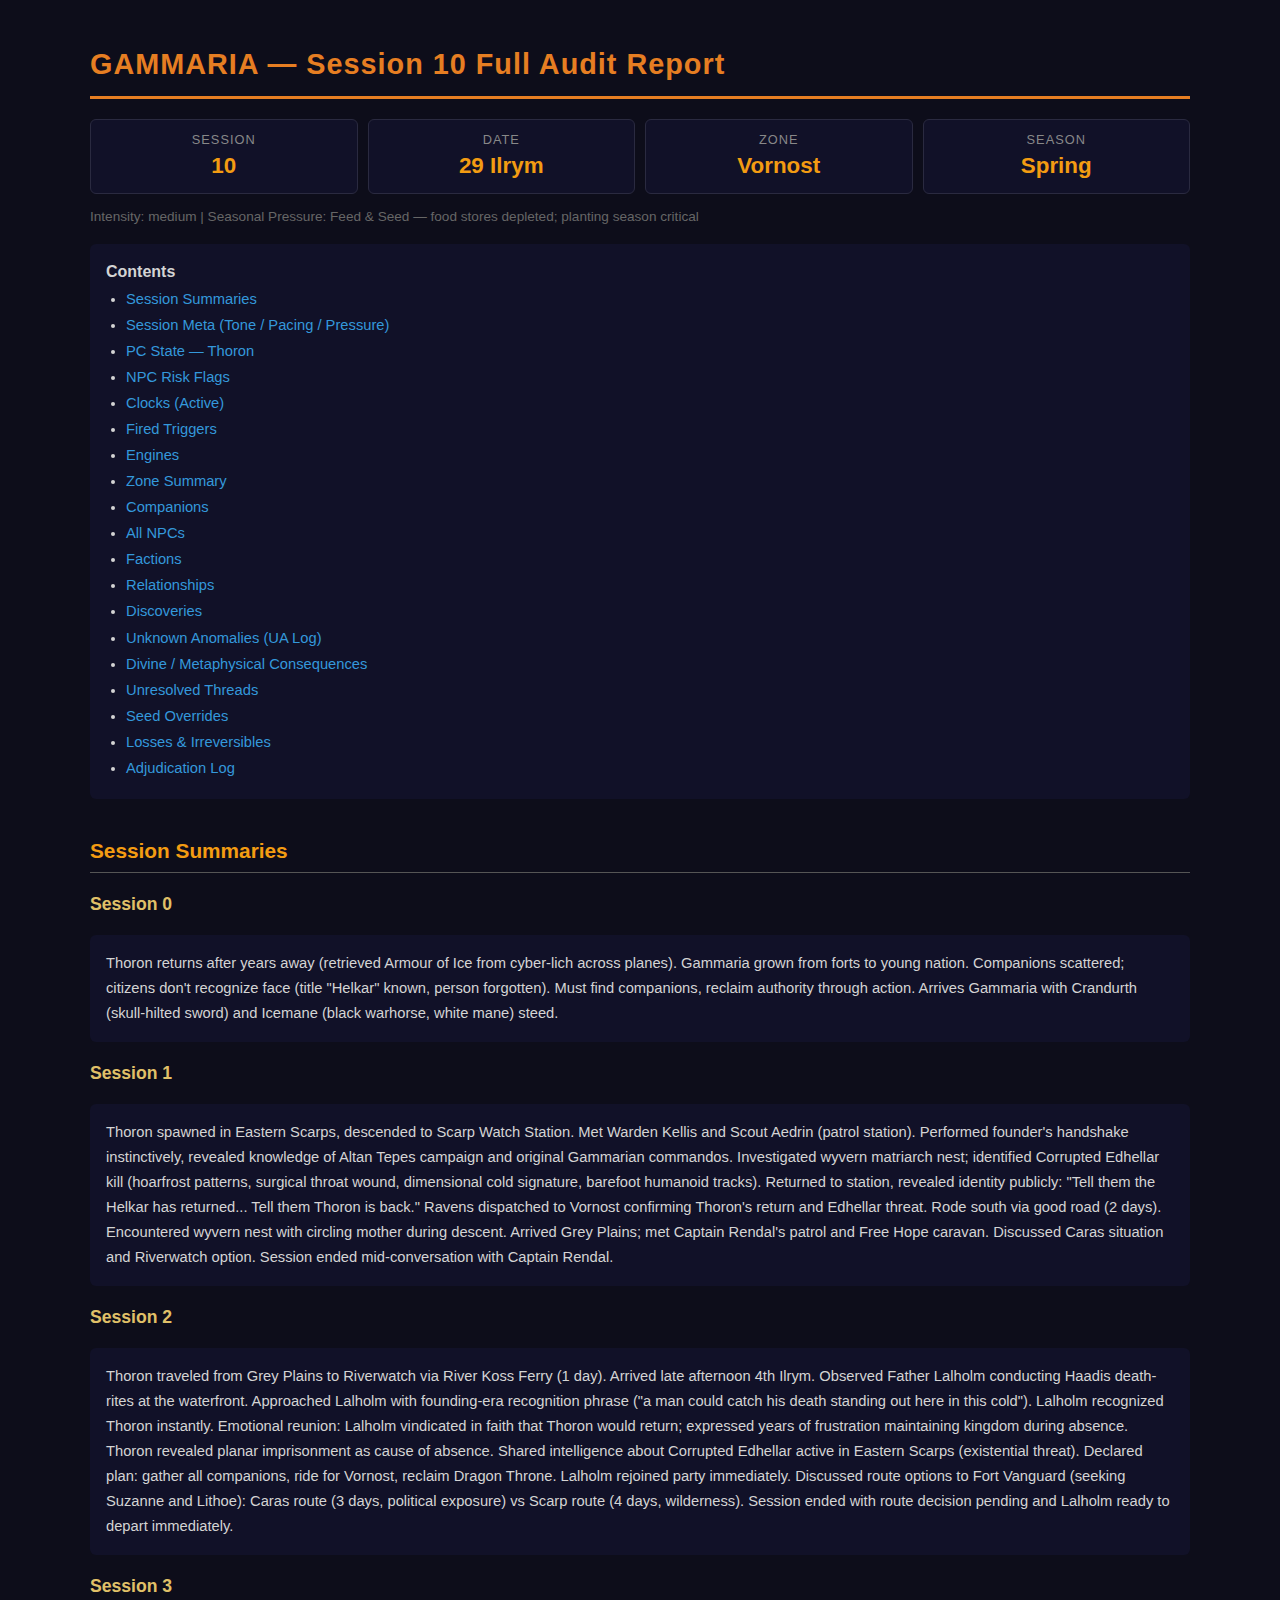
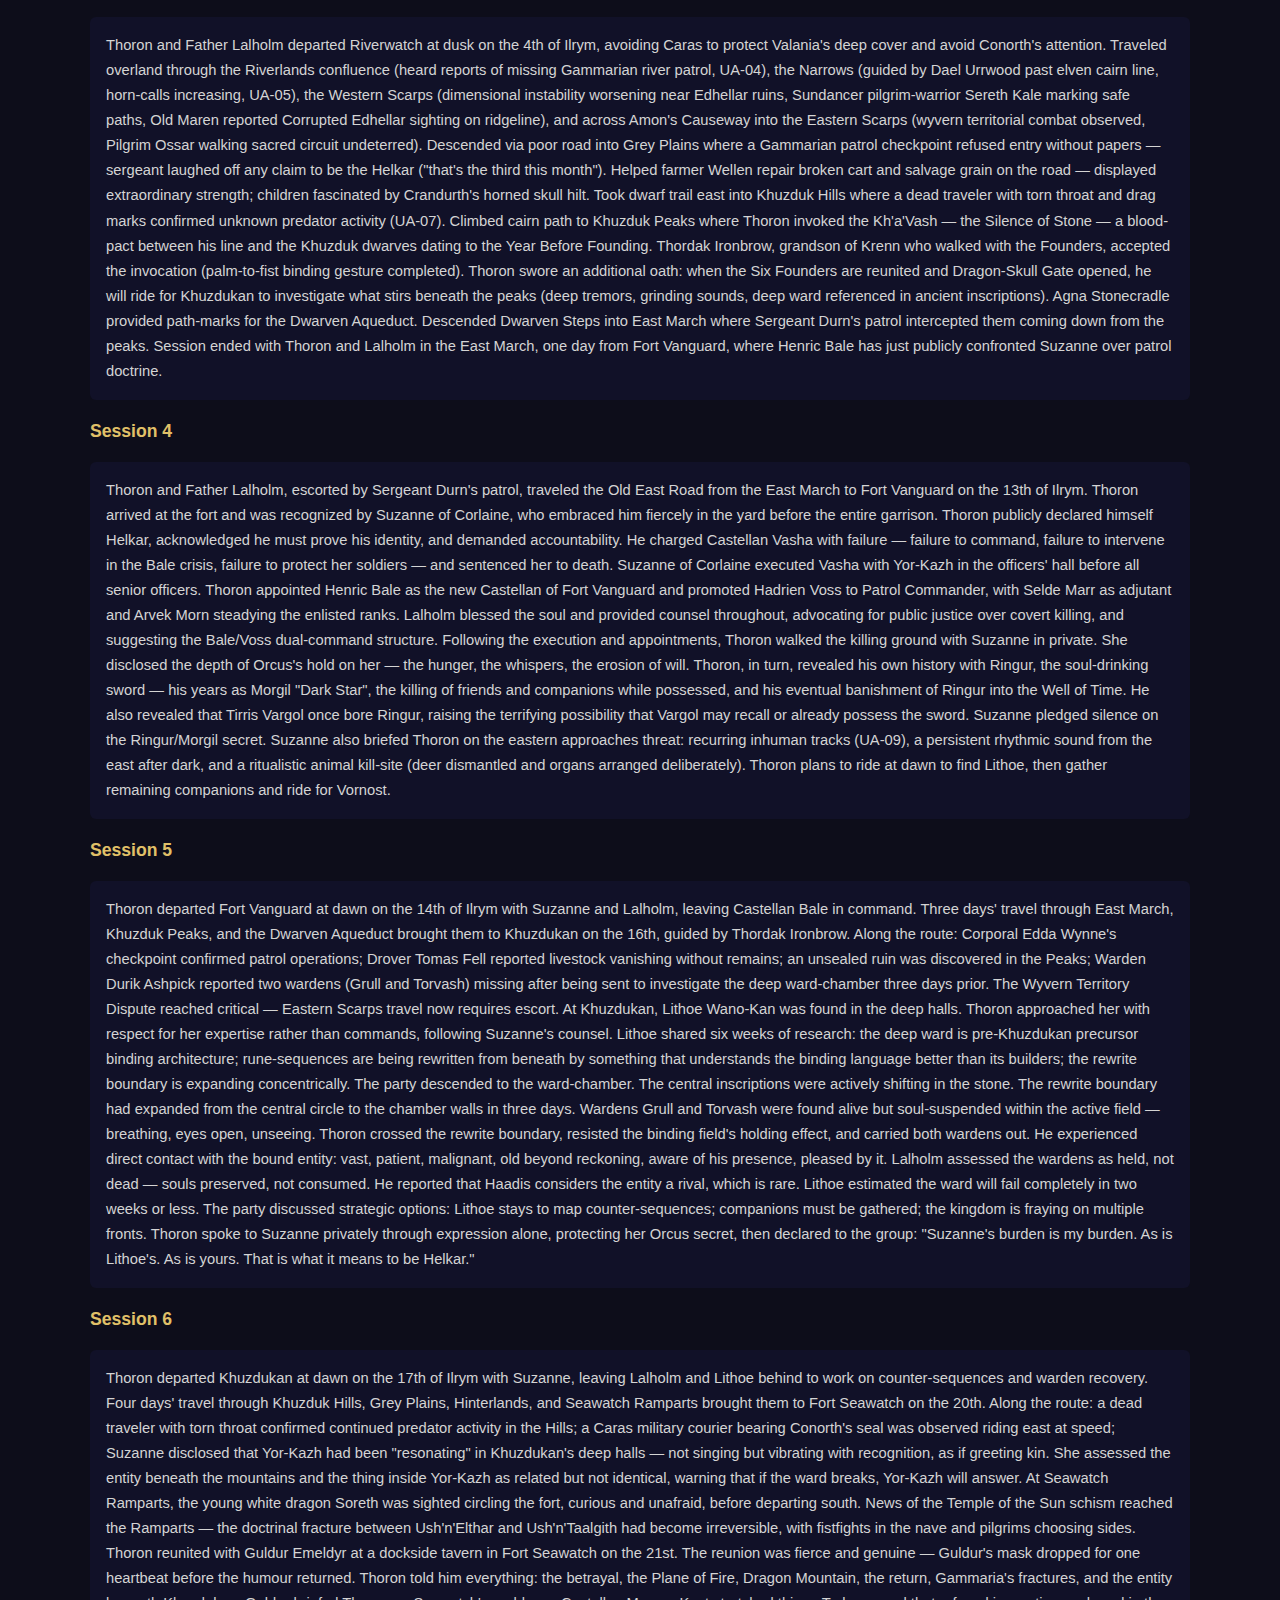
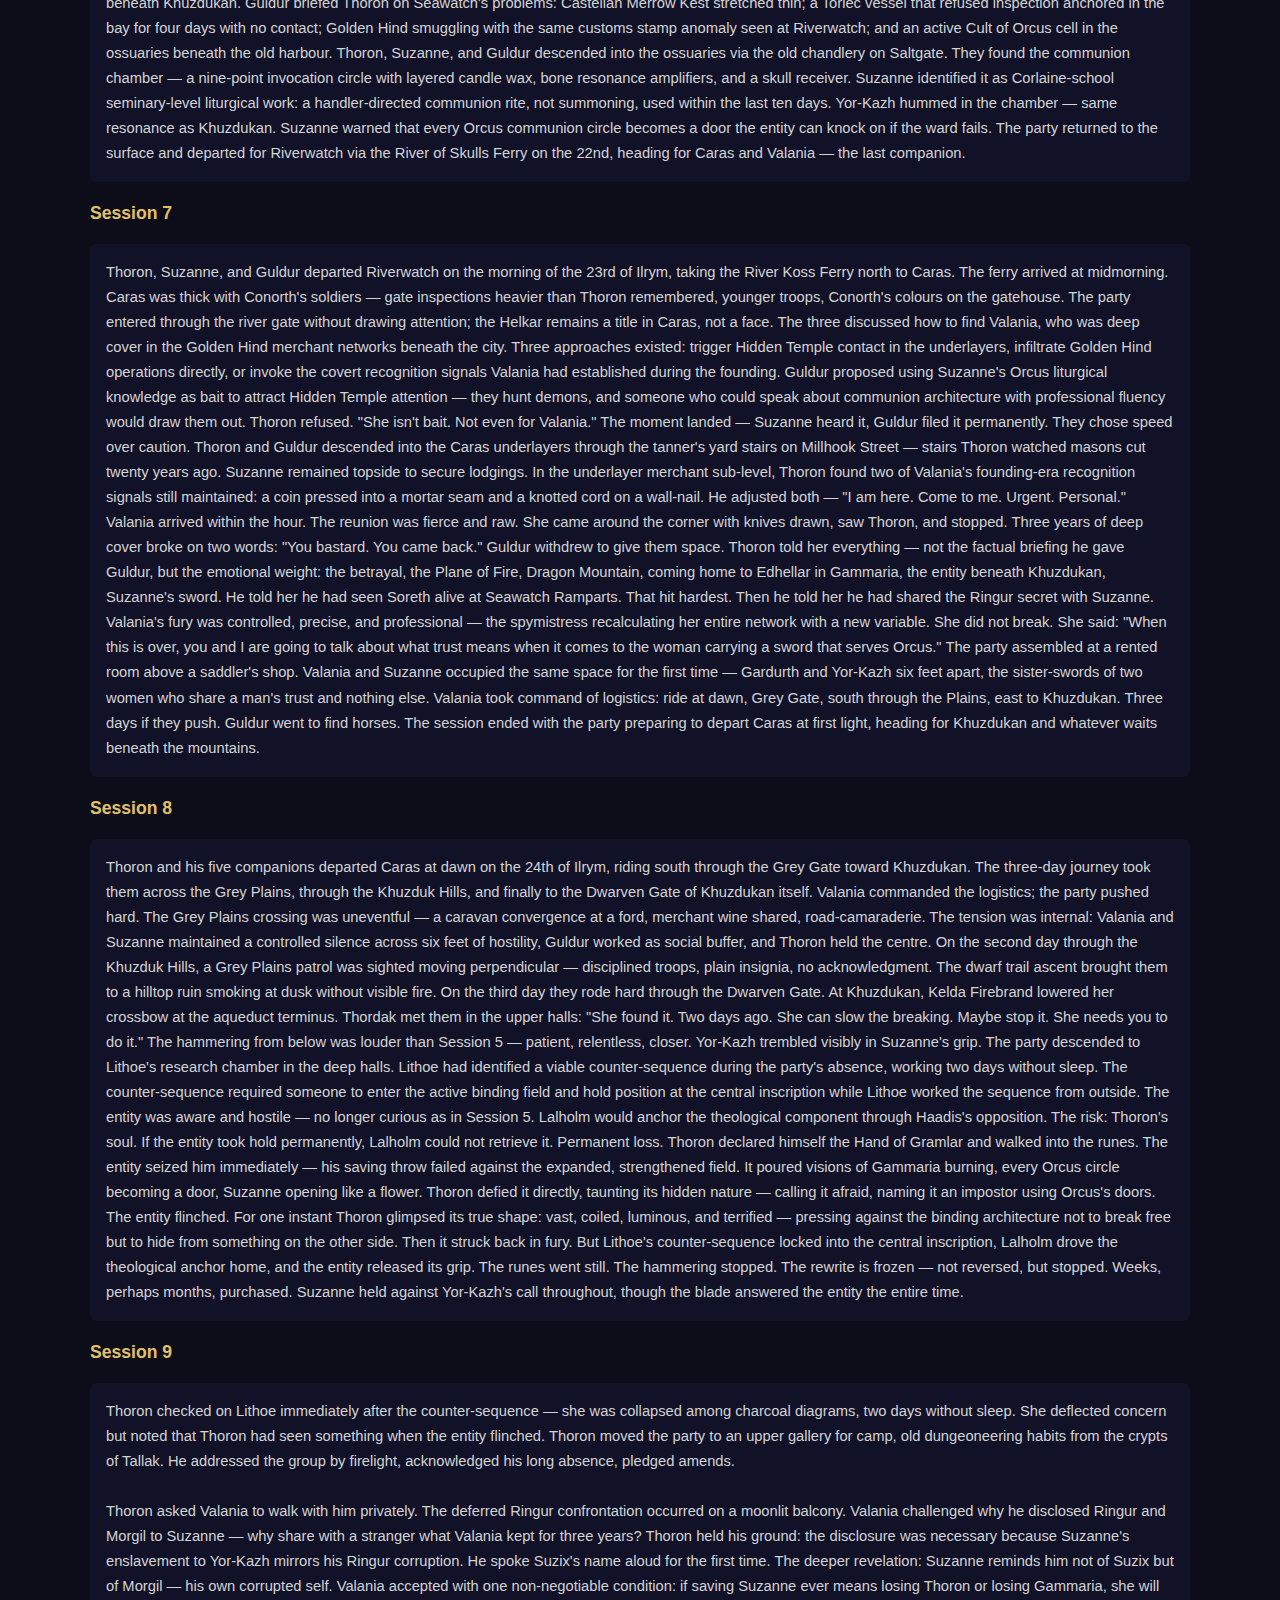
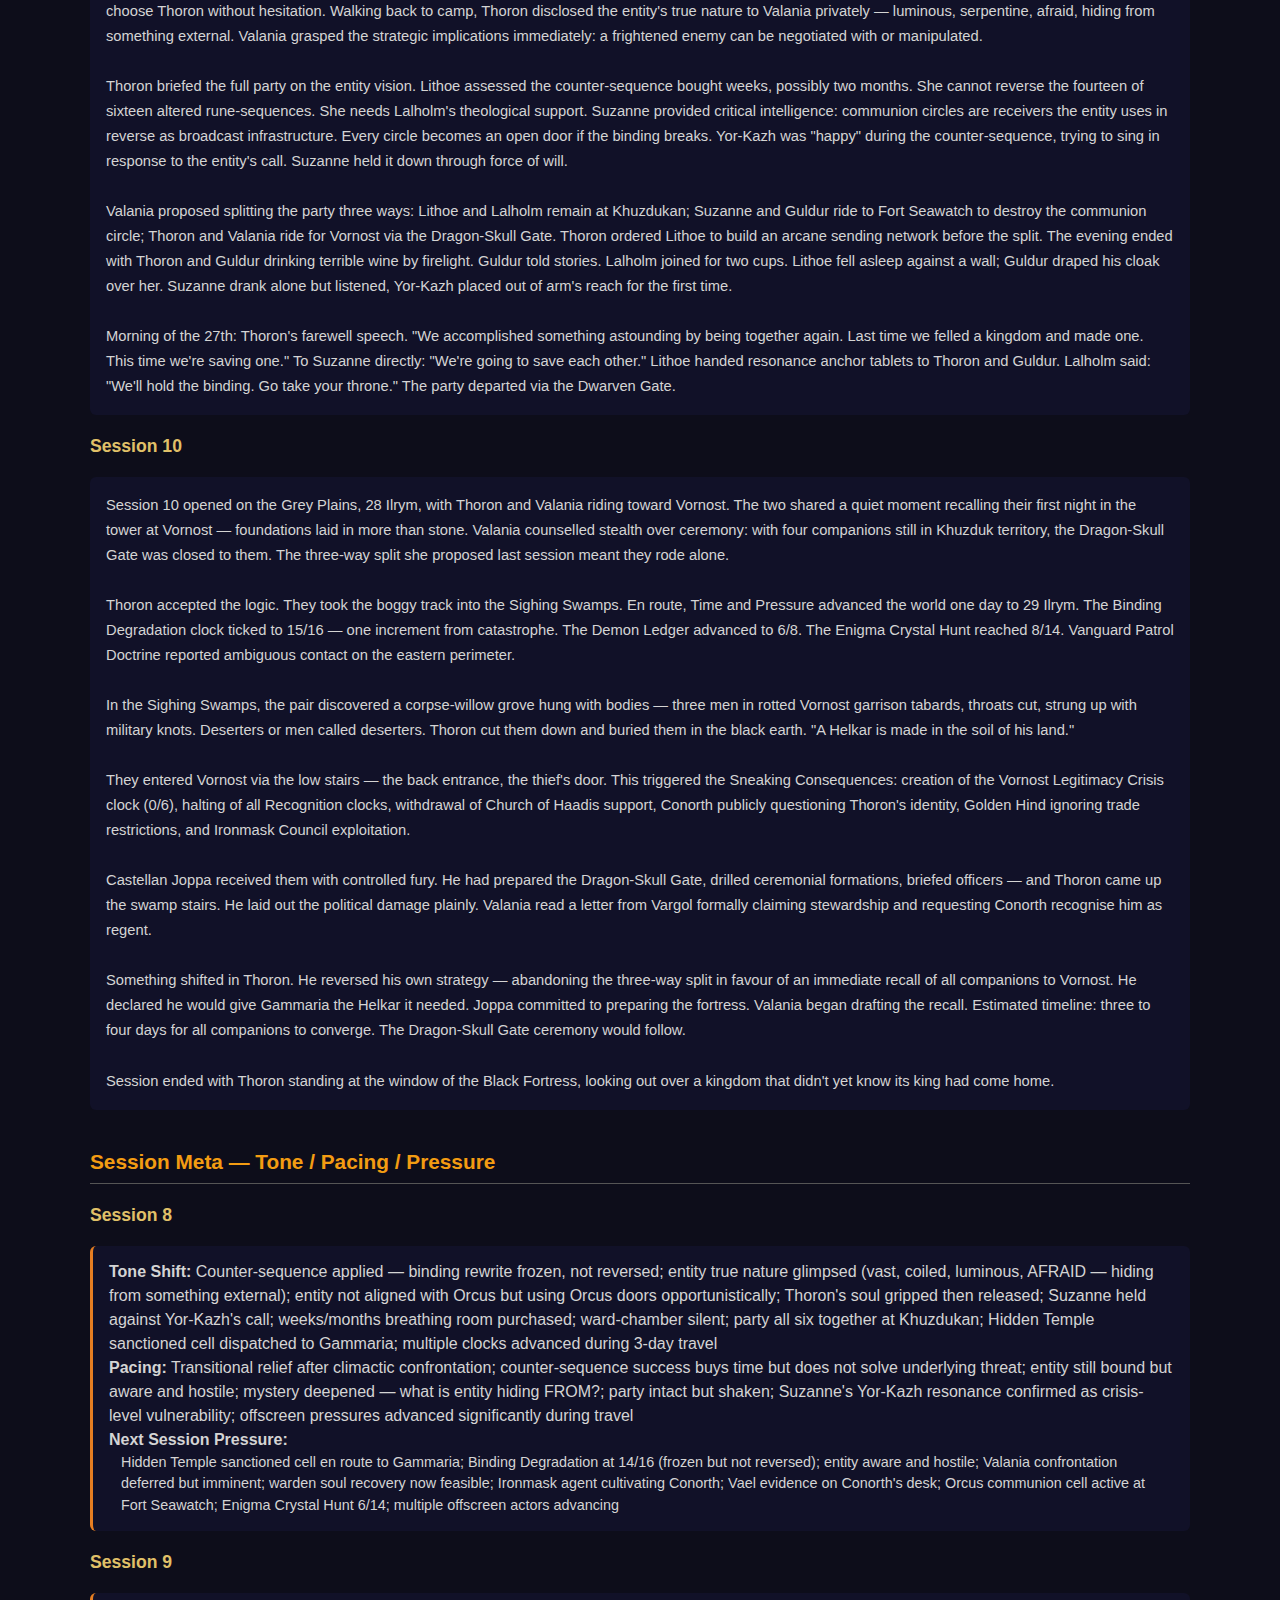
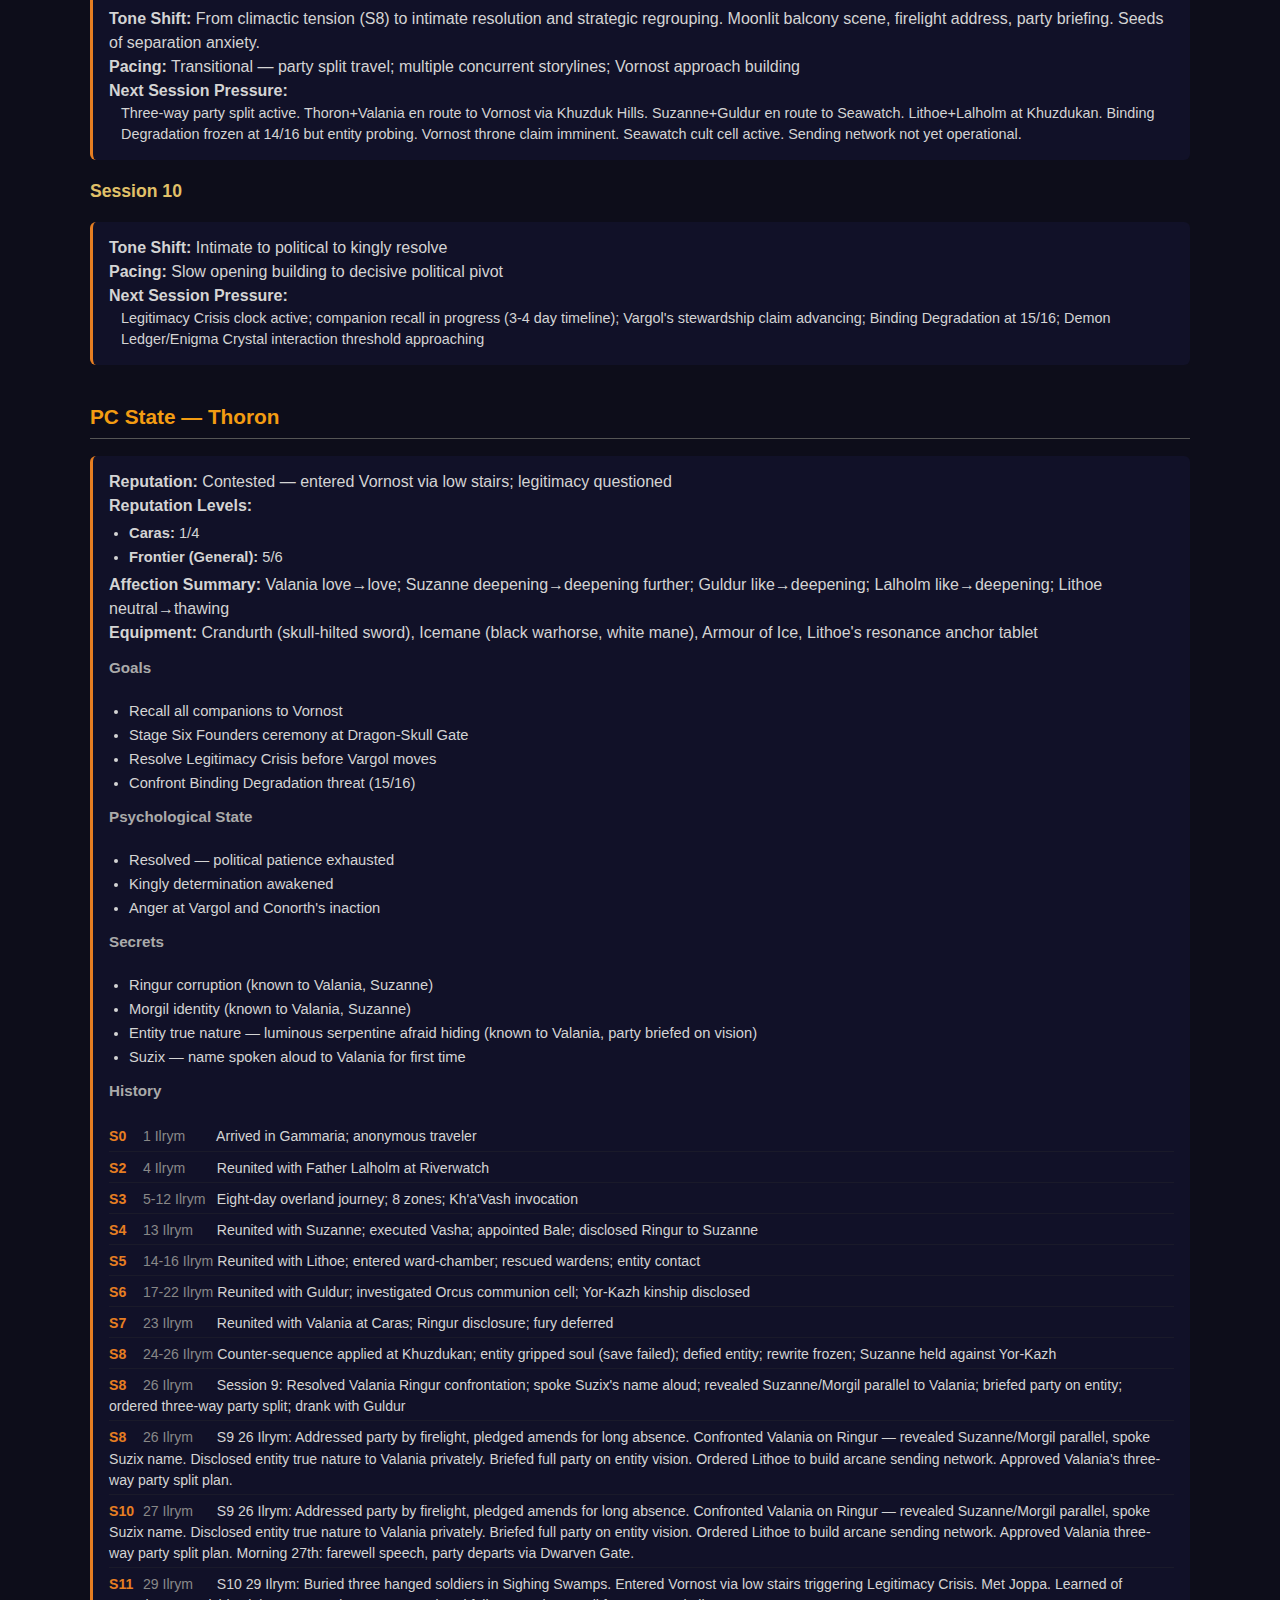
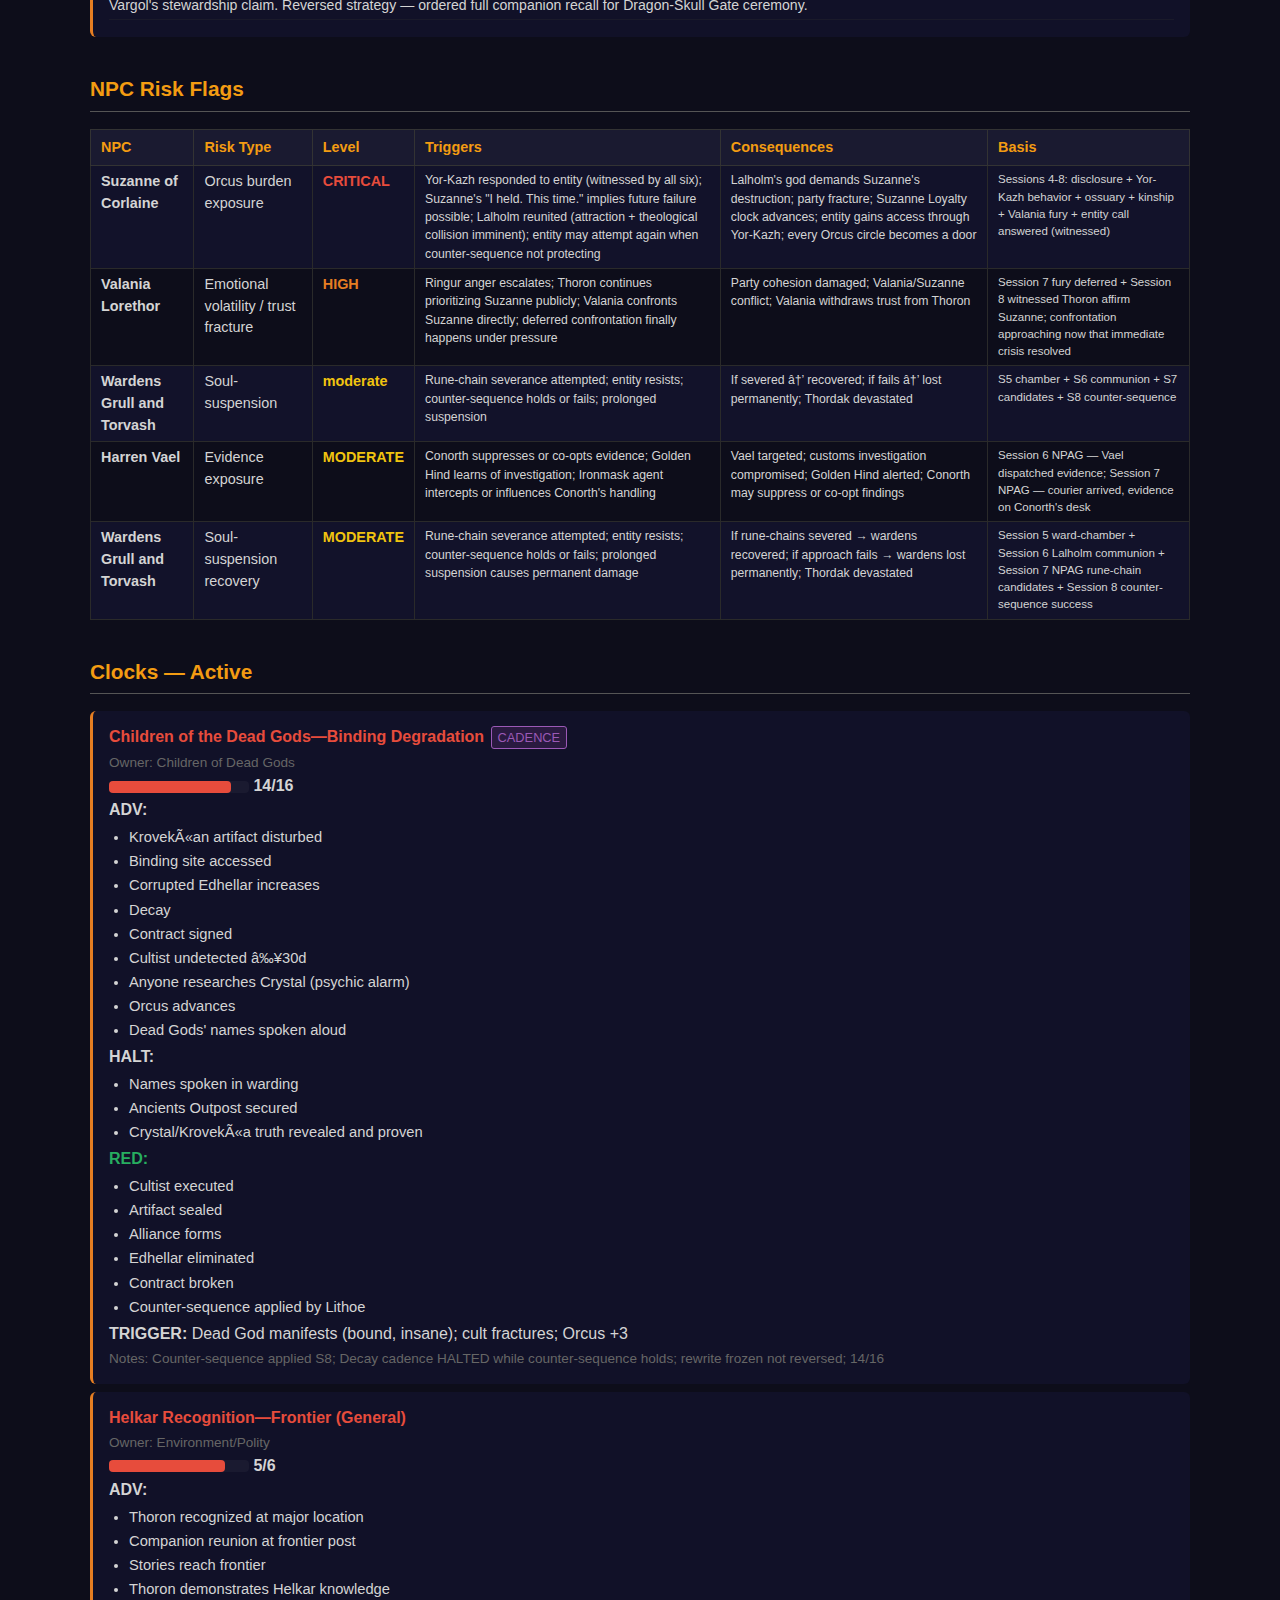
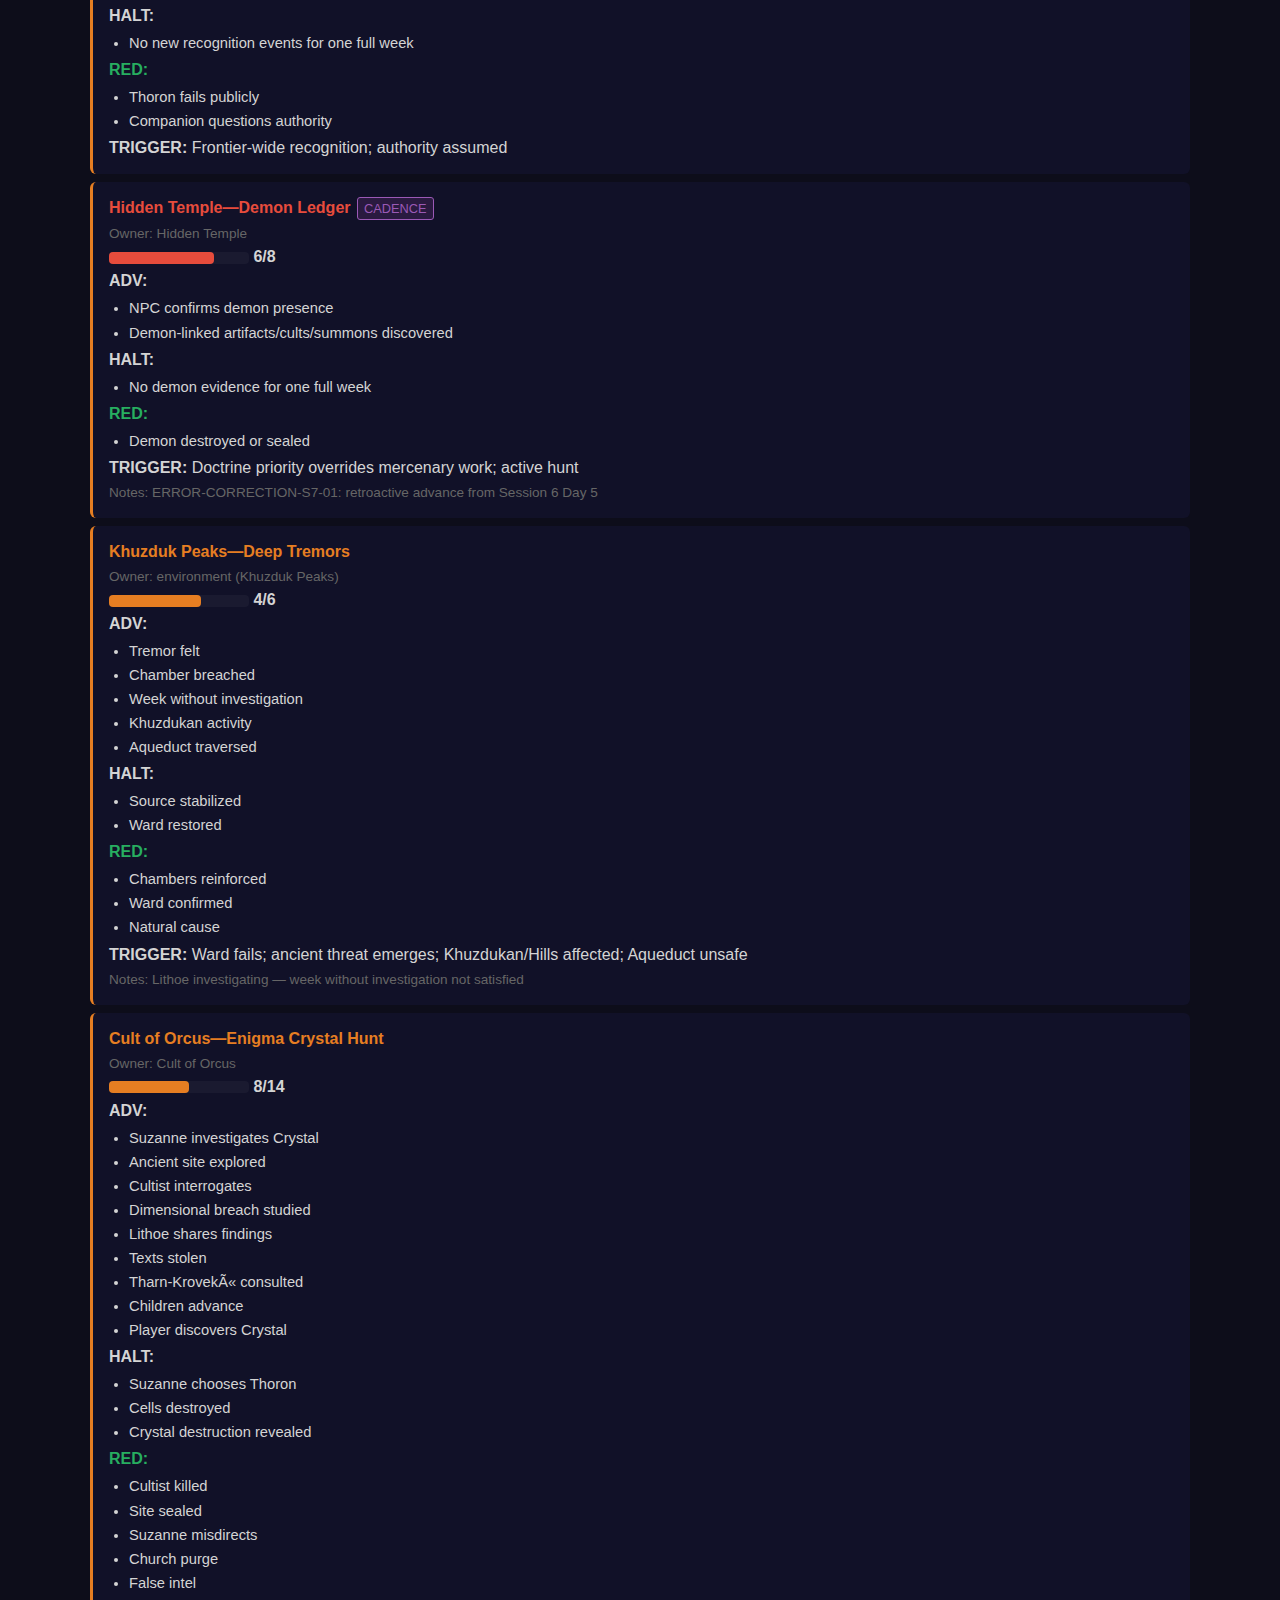
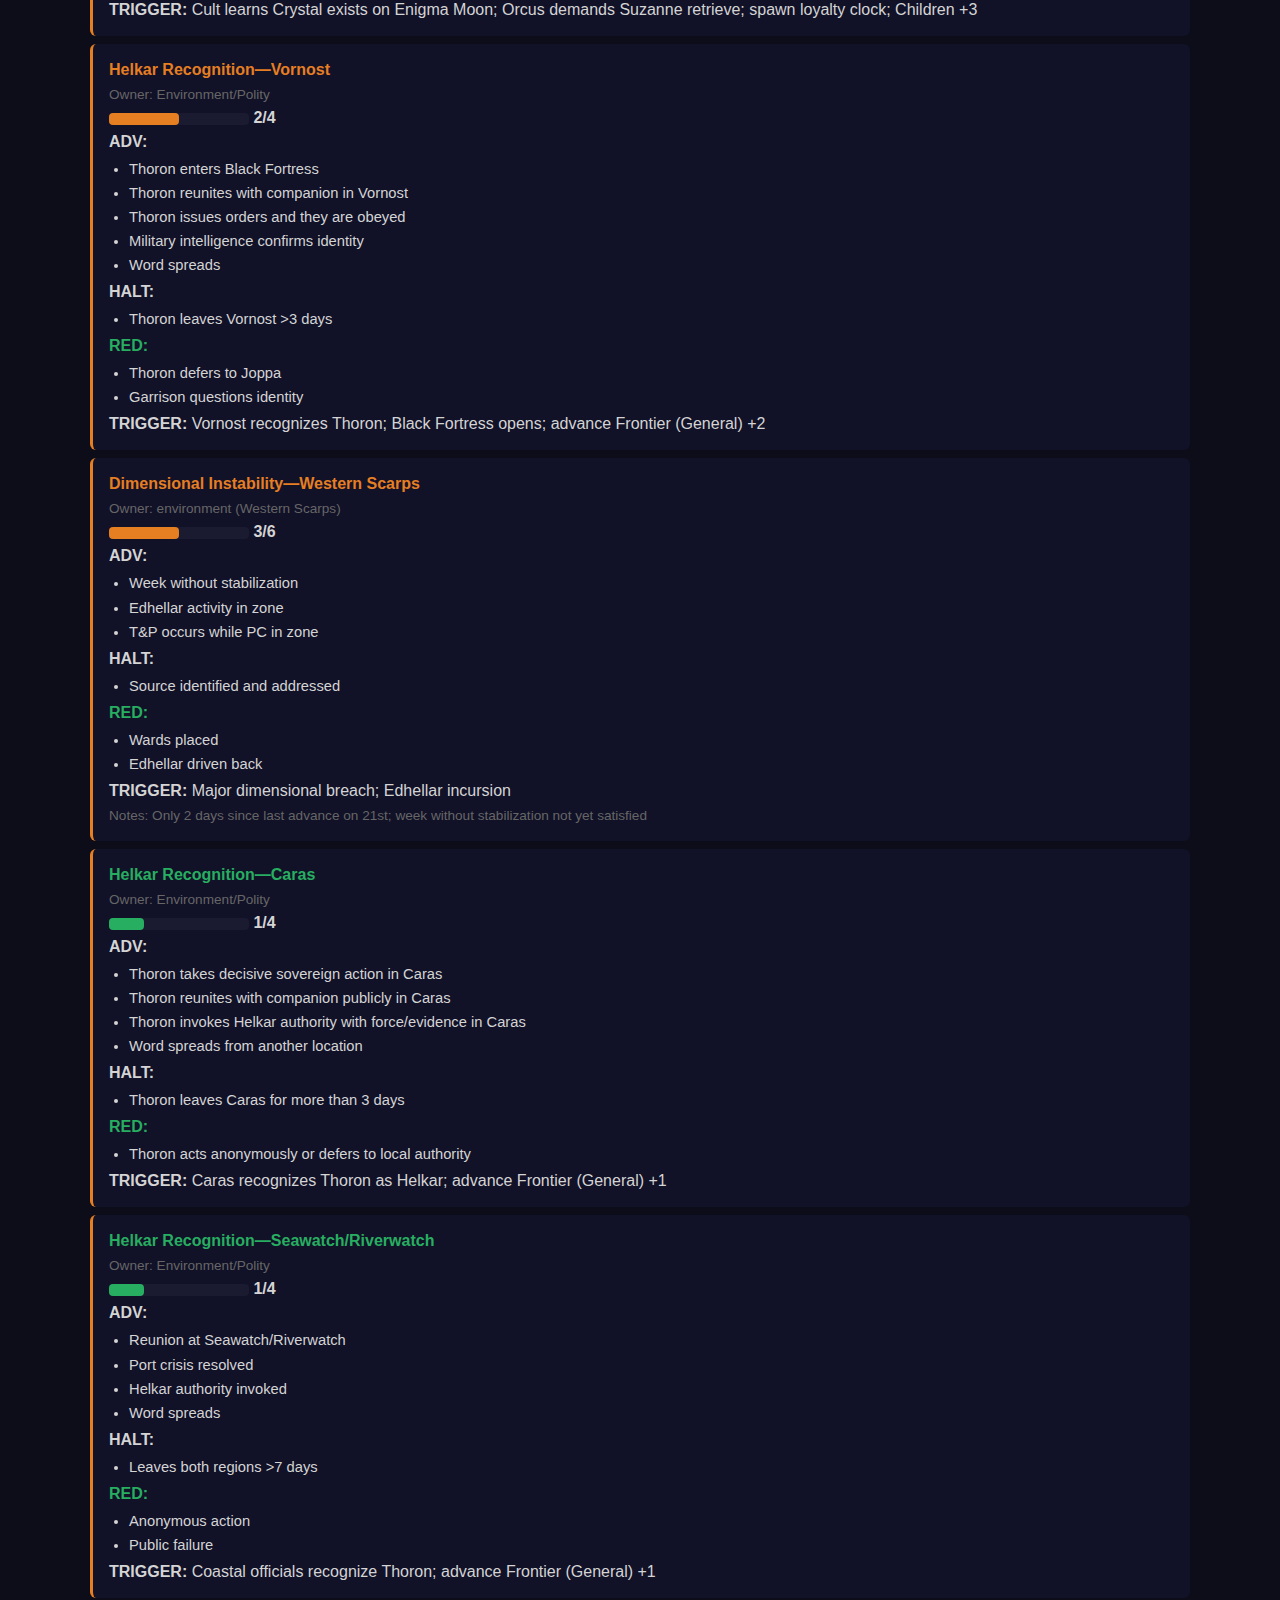
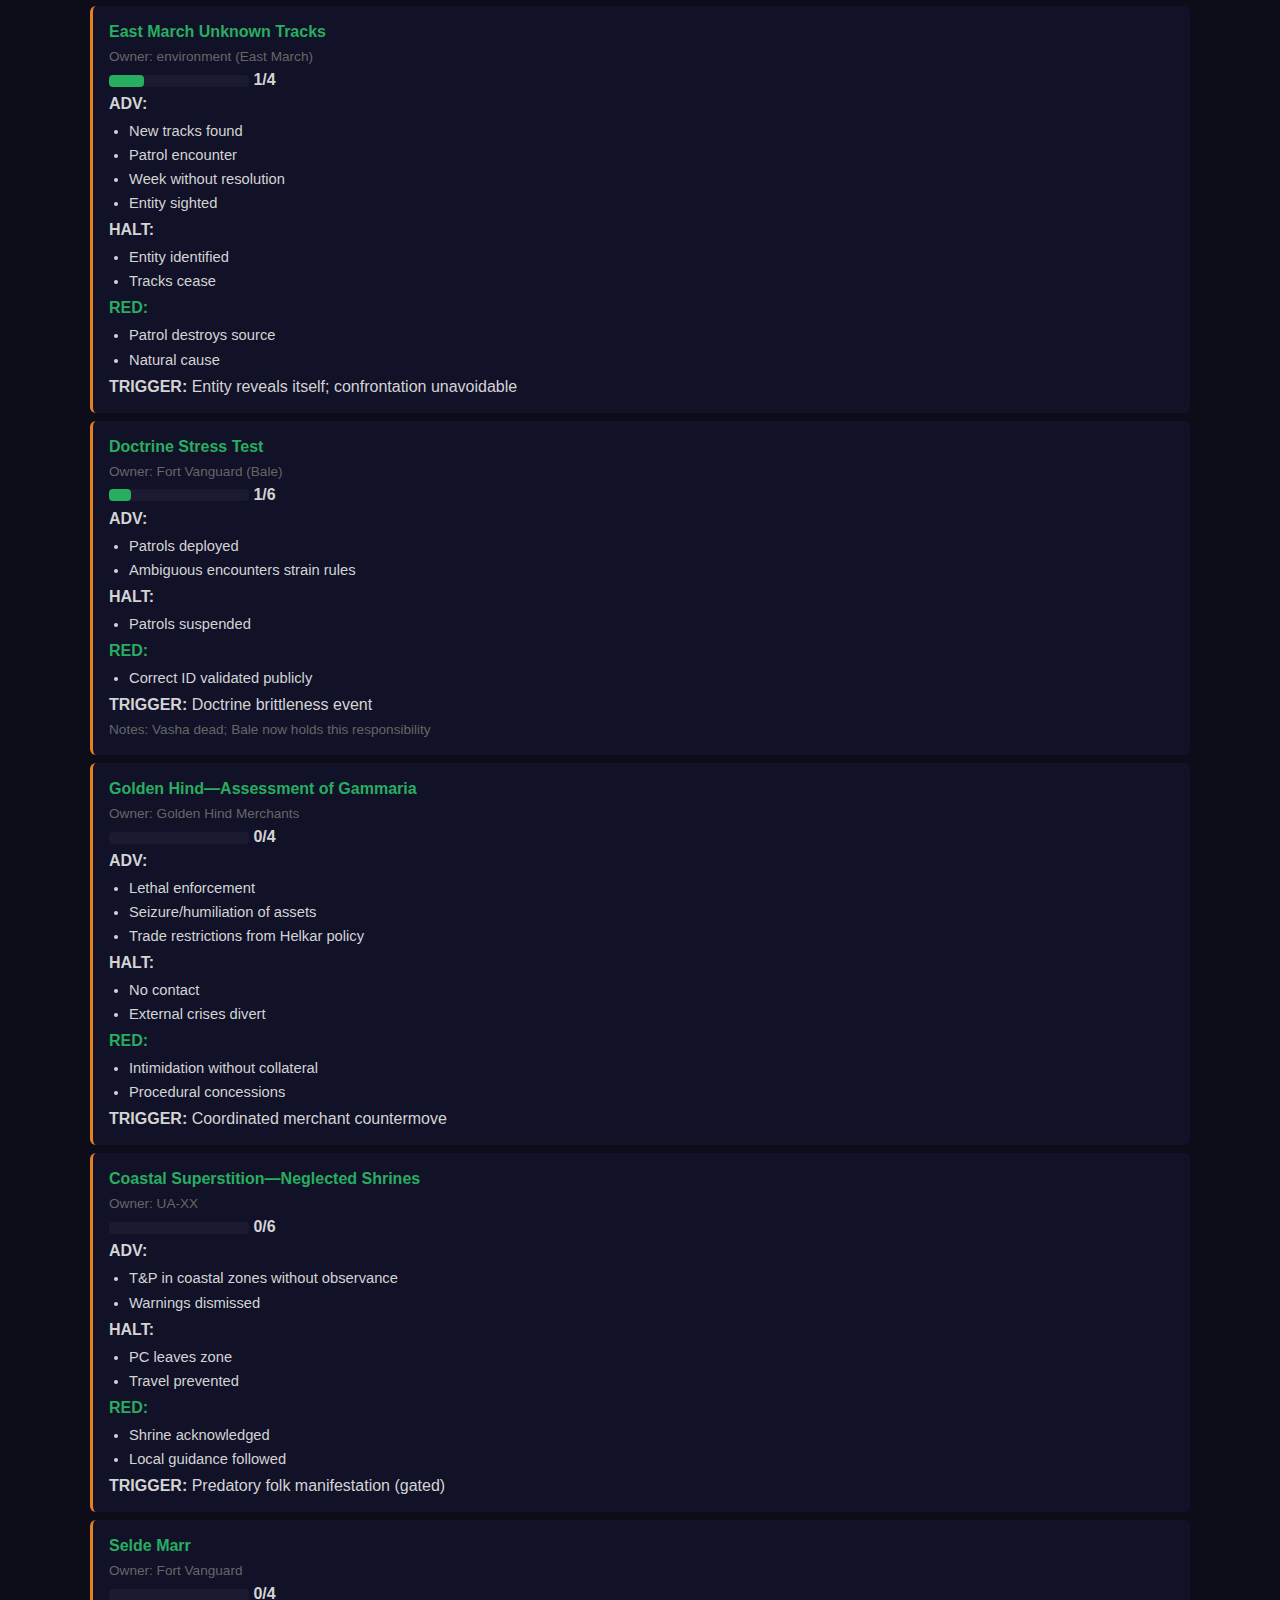
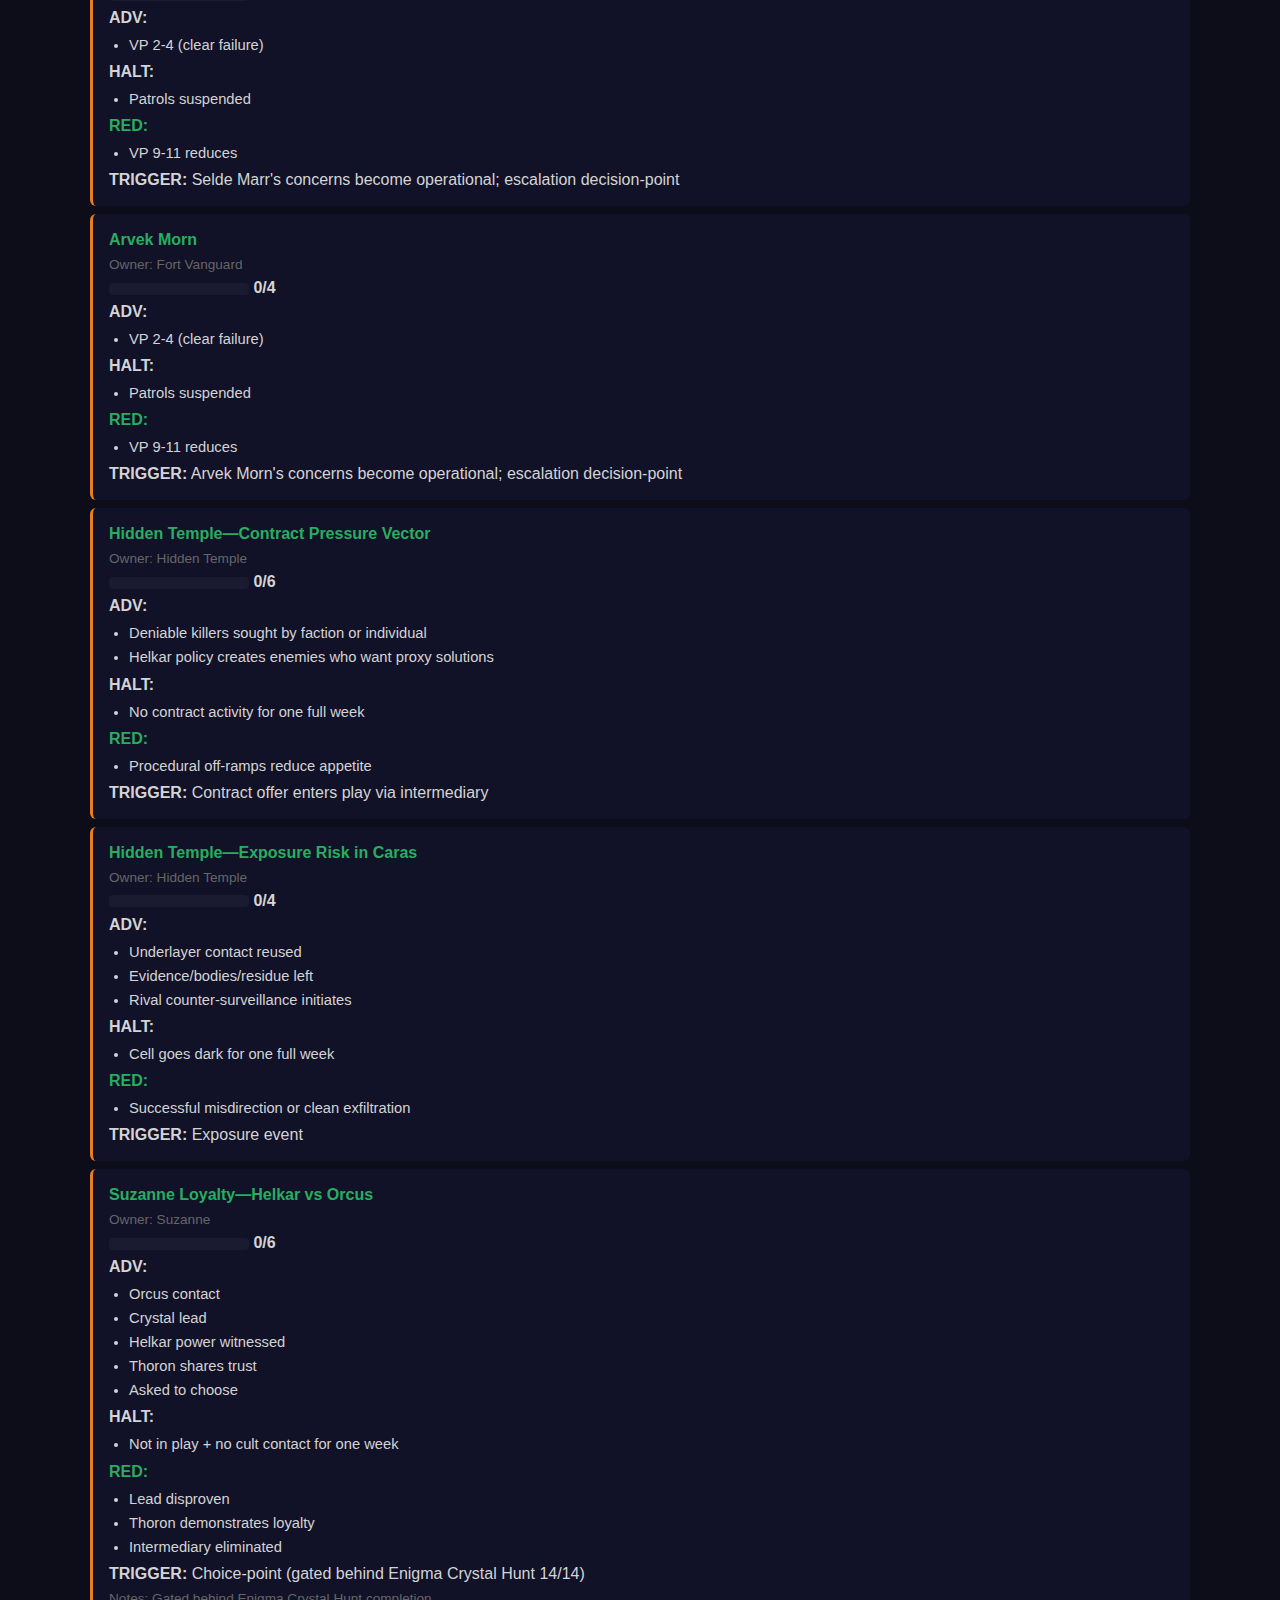
<file: session reports/Gammaria_Report_Session_10.html>
<!DOCTYPE html><html><head><meta charset='utf-8'>
<title>Gammaria — Full Audit Report</title>
<style>
body{background:#0d0d1a;color:#d4d4d4;font-family:'Segoe UI',Consolas,sans-serif;max-width:1100px;margin:0 auto;padding:24px;line-height:1.5}
h1{color:#e67e22;border-bottom:3px solid #e67e22;padding-bottom:10px;font-size:1.8em;letter-spacing:1px}
h2{color:#f39c12;margin-top:36px;border-bottom:1px solid #555;padding-bottom:6px;font-size:1.3em}
h3{color:#e0c068;margin-top:18px;font-size:1.1em}
h4{color:#aaa;margin-top:12px;font-size:0.95em}
table{border-collapse:collapse;width:100%;margin:8px 0 16px 0;font-size:0.9em}
th{background:#1a1a30;color:#f39c12;text-align:left;padding:7px 10px;border:1px solid #333;font-weight:600}
td{padding:5px 10px;border:1px solid #2a2a2a;vertical-align:top}
tr:nth-child(even){background:#12122a}
tr:nth-child(odd){background:#0d0d1a}
.bar-bg{background:#1a1a30;border-radius:4px;height:12px;width:140px;display:inline-block;vertical-align:middle}
.bar-fill{height:12px;border-radius:4px}
.fired{color:#e74c3c;font-weight:bold}
.muted{color:#666;font-size:0.85em}
.tag{display:inline-block;padding:1px 6px;border-radius:3px;font-size:0.8em;margin:1px 2px}
.tag-cadence{background:#2a1a40;color:#9b59b6;border:1px solid #9b59b6}
.tag-fired{background:#3a1a1a;color:#e74c3c;border:1px solid #e74c3c}
.tag-companion{background:#1a2a40;color:#3498db;border:1px solid #3498db}
.tag-with-pc{background:#1a3a1a;color:#27ae60;border:1px solid #27ae60}
.section{background:#111128;padding:14px 16px;border-radius:6px;margin:8px 0;border-left:3px solid #e67e22}
.section-inner{background:#0e0e22;padding:10px 14px;border-radius:4px;margin:6px 0;border-left:2px solid #555}
.meta-grid{display:grid;grid-template-columns:repeat(4,1fr);gap:10px;margin:12px 0}
.meta-box{background:#111128;padding:10px;border-radius:6px;text-align:center;border:1px solid #2a2a40}
.meta-label{color:#888;font-size:0.8em;text-transform:uppercase;letter-spacing:1px}
.meta-value{color:#f39c12;font-size:1.4em;font-weight:bold}
.summary-block{background:#111128;padding:16px;border-radius:6px;margin:8px 0;line-height:1.7;white-space:pre-wrap;font-size:0.92em}
.hist-entry{margin:3px 0;padding:3px 0;border-bottom:1px solid #1a1a2a;font-size:0.88em}
.hist-session{color:#e67e22;font-weight:bold;min-width:30px;display:inline-block}
.hist-date{color:#888;min-width:70px;display:inline-block}
ul{margin:4px 0;padding-left:20px}
li{margin:2px 0;font-size:0.92em}
.toc{background:#111128;padding:16px;border-radius:6px;margin:16px 0}
.toc a{color:#3498db;text-decoration:none}
.toc a:hover{text-decoration:underline}
.toc li{margin:4px 0}
details{margin:4px 0}
details summary{cursor:pointer;color:#e0c068;font-weight:500}
details summary:hover{color:#f39c12}
</style></head><body>

<h1>GAMMARIA — Session 10 Full Audit Report</h1>
<div class='meta-grid'>
<div class='meta-box'><div class='meta-label'>Session</div><div class='meta-value'>10</div></div>
<div class='meta-box'><div class='meta-label'>Date</div><div class='meta-value'>29 Ilrym</div></div>
<div class='meta-box'><div class='meta-label'>Zone</div><div class='meta-value'>Vornost</div></div>
<div class='meta-box'><div class='meta-label'>Season</div><div class='meta-value'>Spring</div></div>
</div>
<p class='muted'>Intensity: medium | Seasonal Pressure: Feed &amp; Seed — food stores depleted; planting season critical</p>
<div class='toc'><strong>Contents</strong><ul>
<li><a href='#summaries'>Session Summaries</a></li>
<li><a href='#session-meta'>Session Meta (Tone / Pacing / Pressure)</a></li>
<li><a href='#pc'>PC State — Thoron</a></li>
<li><a href='#risk-flags'>NPC Risk Flags</a></li>
<li><a href='#clocks'>Clocks (Active)</a></li>
<li><a href='#fired'>Fired Triggers</a></li>
<li><a href='#engines'>Engines</a></li>
<li><a href='#zones'>Zone Summary</a></li>
<li><a href='#companions'>Companions</a></li>
<li><a href='#npcs'>All NPCs</a></li>
<li><a href='#factions'>Factions</a></li>
<li><a href='#relationships'>Relationships</a></li>
<li><a href='#discoveries'>Discoveries</a></li>
<li><a href='#ua-log'>Unknown Anomalies (UA Log)</a></li>
<li><a href='#divine'>Divine / Metaphysical Consequences</a></li>
<li><a href='#threads'>Unresolved Threads</a></li>
<li><a href='#seed-overrides'>Seed Overrides</a></li>
<li><a href='#losses'>Losses &amp; Irreversibles</a></li>
<li><a href='#log'>Adjudication Log</a></li>
</ul></div>
<h2 id='summaries'>Session Summaries</h2>
<h3>Session 0</h3>
<div class='summary-block'>Thoron returns after years away (retrieved Armour of Ice from cyber-lich across planes). Gammaria grown from forts to young nation. Companions scattered; citizens don&#x27;t recognize face (title &quot;Helkar&quot; known, person forgotten). Must find companions, reclaim authority through action. Arrives Gammaria with Crandurth (skull-hilted sword) and Icemane (black warhorse, white mane) steed.</div>
<h3>Session 1</h3>
<div class='summary-block'>Thoron spawned in Eastern Scarps, descended to Scarp Watch Station. Met Warden Kellis and Scout Aedrin (patrol station). Performed founder&#x27;s handshake instinctively, revealed knowledge of Altan Tepes campaign and original Gammarian commandos. Investigated wyvern matriarch nest; identified Corrupted Edhellar kill (hoarfrost patterns, surgical throat wound, dimensional cold signature, barefoot humanoid tracks). Returned to station, revealed identity publicly: &quot;Tell them the Helkar has returned... Tell them Thoron is back.&quot; Ravens dispatched to Vornost confirming Thoron&#x27;s return and Edhellar threat. Rode south via good road (2 days). Encountered wyvern nest with circling mother during descent. Arrived Grey Plains; met Captain Rendal&#x27;s patrol and Free Hope caravan. Discussed Caras situation and Riverwatch option. Session ended mid-conversation with Captain Rendal.</div>
<h3>Session 2</h3>
<div class='summary-block'>Thoron traveled from Grey Plains to Riverwatch via River Koss Ferry (1 day). Arrived late afternoon 4th Ilrym. Observed Father Lalholm conducting Haadis death-rites at the waterfront. Approached Lalholm with founding-era recognition phrase (&quot;a man could catch his death standing out here in this cold&quot;). Lalholm recognized Thoron instantly. Emotional reunion: Lalholm vindicated in faith that Thoron would return; expressed years of frustration maintaining kingdom during absence. Thoron revealed planar imprisonment as cause of absence. Shared intelligence about Corrupted Edhellar active in Eastern Scarps (existential threat). Declared plan: gather all companions, ride for Vornost, reclaim Dragon Throne. Lalholm rejoined party immediately. Discussed route options to Fort Vanguard (seeking Suzanne and Lithoe): Caras route (3 days, political exposure) vs Scarp route (4 days, wilderness). Session ended with route decision pending and Lalholm ready to depart immediately.</div>
<h3>Session 3</h3>
<div class='summary-block'>Thoron and Father Lalholm departed Riverwatch at dusk on the 4th of Ilrym, avoiding Caras to protect Valania&#x27;s deep cover and avoid Conorth&#x27;s attention. Traveled overland through the Riverlands confluence (heard reports of missing Gammarian river patrol, UA-04), the Narrows (guided by Dael Urrwood past elven cairn line, horn-calls increasing, UA-05), the Western Scarps (dimensional instability worsening near Edhellar ruins, Sundancer pilgrim-warrior Sereth Kale marking safe paths, Old Maren reported Corrupted Edhellar sighting on ridgeline), and across Amon&#x27;s Causeway into the Eastern Scarps (wyvern territorial combat observed, Pilgrim Ossar walking sacred circuit undeterred). Descended via poor road into Grey Plains where a Gammarian patrol checkpoint refused entry without papers — sergeant laughed off any claim to be the Helkar (&quot;that&#x27;s the third this month&quot;). Helped farmer Wellen repair broken cart and salvage grain on the road — displayed extraordinary strength; children fascinated by Crandurth&#x27;s horned skull hilt. Took dwarf trail east into Khuzduk Hills where a dead traveler with torn throat and drag marks confirmed unknown predator activity (UA-07). Climbed cairn path to Khuzduk Peaks where Thoron invoked the Kh&#x27;a&#x27;Vash — the Silence of Stone — a blood-pact between his line and the Khuzduk dwarves dating to the Year Before Founding. Thordak Ironbrow, grandson of Krenn who walked with the Founders, accepted the invocation (palm-to-fist binding gesture completed). Thoron swore an additional oath: when the Six Founders are reunited and Dragon-Skull Gate opened, he will ride for Khuzdukan to investigate what stirs beneath the peaks (deep tremors, grinding sounds, deep ward referenced in ancient inscriptions). Agna Stonecradle provided path-marks for the Dwarven Aqueduct. Descended Dwarven Steps into East March where Sergeant Durn&#x27;s patrol intercepted them coming down from the peaks. Session ended with Thoron and Lalholm in the East March, one day from Fort Vanguard, where Henric Bale has just publicly confronted Suzanne over patrol doctrine.</div>
<h3>Session 4</h3>
<div class='summary-block'>Thoron and Father Lalholm, escorted by Sergeant Durn&#x27;s patrol, traveled the Old East Road from the East March to Fort Vanguard on the 13th of Ilrym. Thoron arrived at the fort and was recognized by Suzanne of Corlaine, who embraced him fiercely in the yard before the entire garrison. Thoron publicly declared himself Helkar, acknowledged he must prove his identity, and demanded accountability. He charged Castellan Vasha with failure — failure to command, failure to intervene in the Bale crisis, failure to protect her soldiers — and sentenced her to death. Suzanne of Corlaine executed Vasha with Yor-Kazh in the officers&#x27; hall before all senior officers. Thoron appointed Henric Bale as the new Castellan of Fort Vanguard and promoted Hadrien Voss to Patrol Commander, with Selde Marr as adjutant and Arvek Morn steadying the enlisted ranks. Lalholm blessed the soul and provided counsel throughout, advocating for public justice over covert killing, and suggesting the Bale/Voss dual-command structure. Following the execution and appointments, Thoron walked the killing ground with Suzanne in private. She disclosed the depth of Orcus&#x27;s hold on her — the hunger, the whispers, the erosion of will. Thoron, in turn, revealed his own history with Ringur, the soul-drinking sword — his years as Morgil &quot;Dark Star&quot;, the killing of friends and companions while possessed, and his eventual banishment of Ringur into the Well of Time. He also revealed that Tirris Vargol once bore Ringur, raising the terrifying possibility that Vargol may recall or already possess the sword. Suzanne pledged silence on the Ringur/Morgil secret. Suzanne also briefed Thoron on the eastern approaches threat: recurring inhuman tracks (UA-09), a persistent rhythmic sound from the east after dark, and a ritualistic animal kill-site (deer dismantled and organs arranged deliberately). Thoron plans to ride at dawn to find Lithoe, then gather remaining companions and ride for Vornost.</div>
<h3>Session 5</h3>
<div class='summary-block'>Thoron departed Fort Vanguard at dawn on the 14th of Ilrym with Suzanne and Lalholm, leaving Castellan Bale in command. Three days&#x27; travel through East March, Khuzduk Peaks, and the Dwarven Aqueduct brought them to Khuzdukan on the 16th, guided by Thordak Ironbrow. Along the route: Corporal Edda Wynne&#x27;s checkpoint confirmed patrol operations; Drover Tomas Fell reported livestock vanishing without remains; an unsealed ruin was discovered in the Peaks; Warden Durik Ashpick reported two wardens (Grull and Torvash) missing after being sent to investigate the deep ward-chamber three days prior. The Wyvern Territory Dispute reached critical — Eastern Scarps travel now requires escort. At Khuzdukan, Lithoe Wano-Kan was found in the deep halls. Thoron approached her with respect for her expertise rather than commands, following Suzanne&#x27;s counsel. Lithoe shared six weeks of research: the deep ward is pre-Khuzdukan precursor binding architecture; rune-sequences are being rewritten from beneath by something that understands the binding language better than its builders; the rewrite boundary is expanding concentrically. The party descended to the ward-chamber. The central inscriptions were actively shifting in the stone. The rewrite boundary had expanded from the central circle to the chamber walls in three days. Wardens Grull and Torvash were found alive but soul-suspended within the active field — breathing, eyes open, unseeing. Thoron crossed the rewrite boundary, resisted the binding field&#x27;s holding effect, and carried both wardens out. He experienced direct contact with the bound entity: vast, patient, malignant, old beyond reckoning, aware of his presence, pleased by it. Lalholm assessed the wardens as held, not dead — souls preserved, not consumed. He reported that Haadis considers the entity a rival, which is rare. Lithoe estimated the ward will fail completely in two weeks or less. The party discussed strategic options: Lithoe stays to map counter-sequences; companions must be gathered; the kingdom is fraying on multiple fronts. Thoron spoke to Suzanne privately through expression alone, protecting her Orcus secret, then declared to the group: &quot;Suzanne&#x27;s burden is my burden. As is Lithoe&#x27;s. As is yours. That is what it means to be Helkar.&quot;</div>
<h3>Session 6</h3>
<div class='summary-block'>Thoron departed Khuzdukan at dawn on the 17th of Ilrym with Suzanne, leaving Lalholm and Lithoe behind to work on counter-sequences and warden recovery. Four days&#x27; travel through Khuzduk Hills, Grey Plains, Hinterlands, and Seawatch Ramparts brought them to Fort Seawatch on the 20th. Along the route: a dead traveler with torn throat confirmed continued predator activity in the Hills; a Caras military courier bearing Conorth&#x27;s seal was observed riding east at speed; Suzanne disclosed that Yor-Kazh had been &quot;resonating&quot; in Khuzdukan&#x27;s deep halls — not singing but vibrating with recognition, as if greeting kin. She assessed the entity beneath the mountains and the thing inside Yor-Kazh as related but not identical, warning that if the ward breaks, Yor-Kazh will answer. At Seawatch Ramparts, the young white dragon Soreth was sighted circling the fort, curious and unafraid, before departing south. News of the Temple of the Sun schism reached the Ramparts — the doctrinal fracture between Ush&#x27;n&#x27;Elthar and Ush&#x27;n&#x27;Taalgith had become irreversible, with fistfights in the nave and pilgrims choosing sides. Thoron reunited with Guldur Emeldyr at a dockside tavern in Fort Seawatch on the 21st. The reunion was fierce and genuine — Guldur&#x27;s mask dropped for one heartbeat before the humour returned. Thoron told him everything: the betrayal, the Plane of Fire, Dragon Mountain, the return, Gammaria&#x27;s fractures, and the entity beneath Khuzdukan. Guldur briefed Thoron on Seawatch&#x27;s problems: Castellan Merrow Kest stretched thin; a Torlec vessel that refused inspection anchored in the bay for four days with no contact; Golden Hind smuggling with the same customs stamp anomaly seen at Riverwatch; and an active Cult of Orcus cell in the ossuaries beneath the old harbour. Thoron, Suzanne, and Guldur descended into the ossuaries via the old chandlery on Saltgate. They found the communion chamber — a nine-point invocation circle with layered candle wax, bone resonance amplifiers, and a skull receiver. Suzanne identified it as Corlaine-school seminary-level liturgical work: a handler-directed communion rite, not summoning, used within the last ten days. Yor-Kazh hummed in the chamber — same resonance as Khuzdukan. Suzanne warned that every Orcus communion circle becomes a door the entity can knock on if the ward fails. The party returned to the surface and departed for Riverwatch via the River of Skulls Ferry on the 22nd, heading for Caras and Valania — the last companion.</div>
<h3>Session 7</h3>
<div class='summary-block'>Thoron, Suzanne, and Guldur departed Riverwatch on the morning of the 23rd of Ilrym, taking the River Koss Ferry north to Caras. The ferry arrived at midmorning. Caras was thick with Conorth&#x27;s soldiers — gate inspections heavier than Thoron remembered, younger troops, Conorth&#x27;s colours on the gatehouse. The party entered through the river gate without drawing attention; the Helkar remains a title in Caras, not a face. The three discussed how to find Valania, who was deep cover in the Golden Hind merchant networks beneath the city. Three approaches existed: trigger Hidden Temple contact in the underlayers, infiltrate Golden Hind operations directly, or invoke the covert recognition signals Valania had established during the founding. Guldur proposed using Suzanne&#x27;s Orcus liturgical knowledge as bait to attract Hidden Temple attention — they hunt demons, and someone who could speak about communion architecture with professional fluency would draw them out. Thoron refused. &quot;She isn&#x27;t bait. Not even for Valania.&quot; The moment landed — Suzanne heard it, Guldur filed it permanently. They chose speed over caution. Thoron and Guldur descended into the Caras underlayers through the tanner&#x27;s yard stairs on Millhook Street — stairs Thoron watched masons cut twenty years ago. Suzanne remained topside to secure lodgings. In the underlayer merchant sub-level, Thoron found two of Valania&#x27;s founding-era recognition signals still maintained: a coin pressed into a mortar seam and a knotted cord on a wall-nail. He adjusted both — &quot;I am here. Come to me. Urgent. Personal.&quot; Valania arrived within the hour. The reunion was fierce and raw. She came around the corner with knives drawn, saw Thoron, and stopped. Three years of deep cover broke on two words: &quot;You bastard. You came back.&quot; Guldur withdrew to give them space. Thoron told her everything — not the factual briefing he gave Guldur, but the emotional weight: the betrayal, the Plane of Fire, Dragon Mountain, coming home to Edhellar in Gammaria, the entity beneath Khuzdukan, Suzanne&#x27;s sword. He told her he had seen Soreth alive at Seawatch Ramparts. That hit hardest. Then he told her he had shared the Ringur secret with Suzanne. Valania&#x27;s fury was controlled, precise, and professional — the spymistress recalculating her entire network with a new variable. She did not break. She said: &quot;When this is over, you and I are going to talk about what trust means when it comes to the woman carrying a sword that serves Orcus.&quot; The party assembled at a rented room above a saddler&#x27;s shop. Valania and Suzanne occupied the same space for the first time — Gardurth and Yor-Kazh six feet apart, the sister-swords of two women who share a man&#x27;s trust and nothing else. Valania took command of logistics: ride at dawn, Grey Gate, south through the Plains, east to Khuzdukan. Three days if they push. Guldur went to find horses. The session ended with the party preparing to depart Caras at first light, heading for Khuzdukan and whatever waits beneath the mountains.</div>
<h3>Session 8</h3>
<div class='summary-block'>Thoron and his five companions departed Caras at dawn on the 24th of Ilrym, riding south through the Grey Gate toward Khuzdukan. The three-day journey took them across the Grey Plains, through the Khuzduk Hills, and finally to the Dwarven Gate of Khuzdukan itself. Valania commanded the logistics; the party pushed hard. The Grey Plains crossing was uneventful — a caravan convergence at a ford, merchant wine shared, road-camaraderie. The tension was internal: Valania and Suzanne maintained a controlled silence across six feet of hostility, Guldur worked as social buffer, and Thoron held the centre. On the second day through the Khuzduk Hills, a Grey Plains patrol was sighted moving perpendicular — disciplined troops, plain insignia, no acknowledgment. The dwarf trail ascent brought them to a hilltop ruin smoking at dusk without visible fire. On the third day they rode hard through the Dwarven Gate. At Khuzdukan, Kelda Firebrand lowered her crossbow at the aqueduct terminus. Thordak met them in the upper halls: &quot;She found it. Two days ago. She can slow the breaking. Maybe stop it. She needs you to do it.&quot; The hammering from below was louder than Session 5 — patient, relentless, closer. Yor-Kazh trembled visibly in Suzanne&#x27;s grip. The party descended to Lithoe&#x27;s research chamber in the deep halls. Lithoe had identified a viable counter-sequence during the party&#x27;s absence, working two days without sleep. The counter-sequence required someone to enter the active binding field and hold position at the central inscription while Lithoe worked the sequence from outside. The entity was aware and hostile — no longer curious as in Session 5. Lalholm would anchor the theological component through Haadis&#x27;s opposition. The risk: Thoron&#x27;s soul. If the entity took hold permanently, Lalholm could not retrieve it. Permanent loss. Thoron declared himself the Hand of Gramlar and walked into the runes. The entity seized him immediately — his saving throw failed against the expanded, strengthened field. It poured visions of Gammaria burning, every Orcus circle becoming a door, Suzanne opening like a flower. Thoron defied it directly, taunting its hidden nature — calling it afraid, naming it an impostor using Orcus&#x27;s doors. The entity flinched. For one instant Thoron glimpsed its true shape: vast, coiled, luminous, and terrified — pressing against the binding architecture not to break free but to hide from something on the other side. Then it struck back in fury. But Lithoe&#x27;s counter-sequence locked into the central inscription, Lalholm drove the theological anchor home, and the entity released its grip. The runes went still. The hammering stopped. The rewrite is frozen — not reversed, but stopped. Weeks, perhaps months, purchased. Suzanne held against Yor-Kazh&#x27;s call throughout, though the blade answered the entity the entire time.</div>
<h3>Session 9</h3>
<div class='summary-block'>Thoron checked on Lithoe immediately after the counter-sequence — she was collapsed among charcoal diagrams, two days without sleep. She deflected concern but noted that Thoron had seen something when the entity flinched. Thoron moved the party to an upper gallery for camp, old dungeoneering habits from the crypts of Tallak. He addressed the group by firelight, acknowledged his long absence, pledged amends.

Thoron asked Valania to walk with him privately. The deferred Ringur confrontation occurred on a moonlit balcony. Valania challenged why he disclosed Ringur and Morgil to Suzanne — why share with a stranger what Valania kept for three years? Thoron held his ground: the disclosure was necessary because Suzanne&#x27;s enslavement to Yor-Kazh mirrors his Ringur corruption. He spoke Suzix&#x27;s name aloud for the first time. The deeper revelation: Suzanne reminds him not of Suzix but of Morgil — his own corrupted self. Valania accepted with one non-negotiable condition: if saving Suzanne ever means losing Thoron or losing Gammaria, she will choose Thoron without hesitation. Walking back to camp, Thoron disclosed the entity&#x27;s true nature to Valania privately — luminous, serpentine, afraid, hiding from something external. Valania grasped the strategic implications immediately: a frightened enemy can be negotiated with or manipulated.

Thoron briefed the full party on the entity vision. Lithoe assessed the counter-sequence bought weeks, possibly two months. She cannot reverse the fourteen of sixteen altered rune-sequences. She needs Lalholm&#x27;s theological support. Suzanne provided critical intelligence: communion circles are receivers the entity uses in reverse as broadcast infrastructure. Every circle becomes an open door if the binding breaks. Yor-Kazh was &quot;happy&quot; during the counter-sequence, trying to sing in response to the entity&#x27;s call. Suzanne held it down through force of will.

Valania proposed splitting the party three ways: Lithoe and Lalholm remain at Khuzdukan; Suzanne and Guldur ride to Fort Seawatch to destroy the communion circle; Thoron and Valania ride for Vornost via the Dragon-Skull Gate. Thoron ordered Lithoe to build an arcane sending network before the split. The evening ended with Thoron and Guldur drinking terrible wine by firelight. Guldur told stories. Lalholm joined for two cups. Lithoe fell asleep against a wall; Guldur draped his cloak over her. Suzanne drank alone but listened, Yor-Kazh placed out of arm&#x27;s reach for the first time.

Morning of the 27th: Thoron&#x27;s farewell speech. &quot;We accomplished something astounding by being together again. Last time we felled a kingdom and made one. This time we&#x27;re saving one.&quot; To Suzanne directly: &quot;We&#x27;re going to save each other.&quot; Lithoe handed resonance anchor tablets to Thoron and Guldur. Lalholm said: &quot;We&#x27;ll hold the binding. Go take your throne.&quot; The party departed via the Dwarven Gate.</div>
<h3>Session 10</h3>
<div class='summary-block'>Session 10 opened on the Grey Plains, 28 Ilrym, with Thoron and Valania riding toward Vornost. The two shared a quiet moment recalling their first night in the tower at Vornost — foundations laid in more than stone. Valania counselled stealth over ceremony: with four companions still in Khuzduk territory, the Dragon-Skull Gate was closed to them. The three-way split she proposed last session meant they rode alone.

Thoron accepted the logic. They took the boggy track into the Sighing Swamps. En route, Time and Pressure advanced the world one day to 29 Ilrym. The Binding Degradation clock ticked to 15/16 — one increment from catastrophe. The Demon Ledger advanced to 6/8. The Enigma Crystal Hunt reached 8/14. Vanguard Patrol Doctrine reported ambiguous contact on the eastern perimeter.

In the Sighing Swamps, the pair discovered a corpse-willow grove hung with bodies — three men in rotted Vornost garrison tabards, throats cut, strung up with military knots. Deserters or men called deserters. Thoron cut them down and buried them in the black earth. &quot;A Helkar is made in the soil of his land.&quot;

They entered Vornost via the low stairs — the back entrance, the thief&#x27;s door. This triggered the Sneaking Consequences: creation of the Vornost Legitimacy Crisis clock (0/6), halting of all Recognition clocks, withdrawal of Church of Haadis support, Conorth publicly questioning Thoron&#x27;s identity, Golden Hind ignoring trade restrictions, and Ironmask Council exploitation.

Castellan Joppa received them with controlled fury. He had prepared the Dragon-Skull Gate, drilled ceremonial formations, briefed officers — and Thoron came up the swamp stairs. He laid out the political damage plainly. Valania read a letter from Vargol formally claiming stewardship and requesting Conorth recognise him as regent.

Something shifted in Thoron. He reversed his own strategy — abandoning the three-way split in favour of an immediate recall of all companions to Vornost. He declared he would give Gammaria the Helkar it needed. Joppa committed to preparing the fortress. Valania began drafting the recall. Estimated timeline: three to four days for all companions to converge. The Dragon-Skull Gate ceremony would follow.

Session ended with Thoron standing at the window of the Black Fortress, looking out over a kingdom that didn&#x27;t yet know its king had come home.</div>
<h2 id='session-meta'>Session Meta — Tone / Pacing / Pressure</h2>
<h3>Session 8</h3>
<div class='section'>
<b>Tone Shift:</b> Counter-sequence applied — binding rewrite frozen, not reversed; entity true nature glimpsed (vast, coiled, luminous, AFRAID — hiding from something external); entity not aligned with Orcus but using Orcus doors opportunistically; Thoron&#x27;s soul gripped then released; Suzanne held against Yor-Kazh&#x27;s call; weeks/months breathing room purchased; ward-chamber silent; party all six together at Khuzdukan; Hidden Temple sanctioned cell dispatched to Gammaria; multiple clocks advanced during 3-day travel<br>
<b>Pacing:</b> Transitional relief after climactic confrontation; counter-sequence success buys time but does not solve underlying threat; entity still bound but aware and hostile; mystery deepened — what is entity hiding FROM?; party intact but shaken; Suzanne&#x27;s Yor-Kazh resonance confirmed as crisis-level vulnerability; offscreen pressures advanced significantly during travel<br>
<b>Next Session Pressure:</b><br><div style='white-space:pre-wrap;margin-left:12px;font-size:0.9em'>Hidden Temple sanctioned cell en route to Gammaria; Binding Degradation at 14/16 (frozen but not reversed); entity aware and hostile; Valania confrontation deferred but imminent; warden soul recovery now feasible; Ironmask agent cultivating Conorth; Vael evidence on Conorth&#x27;s desk; Orcus communion cell active at Fort Seawatch; Enigma Crystal Hunt 6/14; multiple offscreen actors advancing</div>
</div>
<h3>Session 9</h3>
<div class='section'>
<b>Tone Shift:</b> From climactic tension (S8) to intimate resolution and strategic regrouping. Moonlit balcony scene, firelight address, party briefing. Seeds of separation anxiety.<br>
<b>Pacing:</b> Transitional — party split travel; multiple concurrent storylines; Vornost approach building<br>
<b>Next Session Pressure:</b><br><div style='white-space:pre-wrap;margin-left:12px;font-size:0.9em'>Three-way party split active. Thoron+Valania en route to Vornost via Khuzduk Hills. Suzanne+Guldur en route to Seawatch. Lithoe+Lalholm at Khuzdukan. Binding Degradation frozen at 14/16 but entity probing. Vornost throne claim imminent. Seawatch cult cell active. Sending network not yet operational.</div>
</div>
<h3>Session 10</h3>
<div class='section'>
<b>Tone Shift:</b> Intimate to political to kingly resolve<br>
<b>Pacing:</b> Slow opening building to decisive political pivot<br>
<b>Next Session Pressure:</b><br><div style='white-space:pre-wrap;margin-left:12px;font-size:0.9em'>Legitimacy Crisis clock active; companion recall in progress (3-4 day timeline); Vargol&#x27;s stewardship claim advancing; Binding Degradation at 15/16; Demon Ledger/Enigma Crystal interaction threshold approaching</div>
</div>
<h2 id='pc'>PC State — Thoron</h2>
<div class='section'>
<b>Reputation:</b> Contested — entered Vornost via low stairs; legitimacy questioned<br>
<b>Reputation Levels:</b><ul>
<li><b>Caras:</b> 1/4</li>
<li><b>Frontier (General):</b> 5/6</li>
</ul>
<b>Affection Summary:</b> Valania love→love; Suzanne deepening→deepening further; Guldur like→deepening; Lalholm like→deepening; Lithoe neutral→thawing<br>
<b>Equipment:</b> Crandurth (skull-hilted sword), Icemane (black warhorse, white mane), Armour of Ice, Lithoe&#x27;s resonance anchor tablet<br>
<h4>Goals</h4><ul>
<li>Recall all companions to Vornost</li>
<li>Stage Six Founders ceremony at Dragon-Skull Gate</li>
<li>Resolve Legitimacy Crisis before Vargol moves</li>
<li>Confront Binding Degradation threat (15/16)</li>
</ul>
<h4>Psychological State</h4><ul>
<li>Resolved — political patience exhausted</li>
<li>Kingly determination awakened</li>
<li>Anger at Vargol and Conorth&#x27;s inaction</li>
</ul>
<h4>Secrets</h4><ul>
<li>Ringur corruption (known to Valania, Suzanne)</li>
<li>Morgil identity (known to Valania, Suzanne)</li>
<li>Entity true nature — luminous serpentine afraid hiding (known to Valania, party briefed on vision)</li>
<li>Suzix — name spoken aloud to Valania for first time</li>
</ul>
<h4>History</h4>
<div class='hist-entry'><span class='hist-session'>S0</span> <span class='hist-date'>1 Ilrym</span> Arrived in Gammaria; anonymous traveler</div>
<div class='hist-entry'><span class='hist-session'>S2</span> <span class='hist-date'>4 Ilrym</span> Reunited with Father Lalholm at Riverwatch</div>
<div class='hist-entry'><span class='hist-session'>S3</span> <span class='hist-date'>5-12 Ilrym</span> Eight-day overland journey; 8 zones; Kh&#x27;a&#x27;Vash invocation</div>
<div class='hist-entry'><span class='hist-session'>S4</span> <span class='hist-date'>13 Ilrym</span> Reunited with Suzanne; executed Vasha; appointed Bale; disclosed Ringur to Suzanne</div>
<div class='hist-entry'><span class='hist-session'>S5</span> <span class='hist-date'>14-16 Ilrym</span> Reunited with Lithoe; entered ward-chamber; rescued wardens; entity contact</div>
<div class='hist-entry'><span class='hist-session'>S6</span> <span class='hist-date'>17-22 Ilrym</span> Reunited with Guldur; investigated Orcus communion cell; Yor-Kazh kinship disclosed</div>
<div class='hist-entry'><span class='hist-session'>S7</span> <span class='hist-date'>23 Ilrym</span> Reunited with Valania at Caras; Ringur disclosure; fury deferred</div>
<div class='hist-entry'><span class='hist-session'>S8</span> <span class='hist-date'>24-26 Ilrym</span> Counter-sequence applied at Khuzdukan; entity gripped soul (save failed); defied entity; rewrite frozen; Suzanne held against Yor-Kazh</div>
<div class='hist-entry'><span class='hist-session'>S8</span> <span class='hist-date'>26 Ilrym</span> Session 9: Resolved Valania Ringur confrontation; spoke Suzix&#x27;s name aloud; revealed Suzanne/Morgil parallel to Valania; briefed party on entity; ordered three-way party split; drank with Guldur</div>
<div class='hist-entry'><span class='hist-session'>S8</span> <span class='hist-date'>26 Ilrym</span> S9 26 Ilrym: Addressed party by firelight, pledged amends for long absence. Confronted Valania on Ringur — revealed Suzanne/Morgil parallel, spoke Suzix name. Disclosed entity true nature to Valania privately. Briefed full party on entity vision. Ordered Lithoe to build arcane sending network. Approved Valania&#x27;s three-way party split plan.</div>
<div class='hist-entry'><span class='hist-session'>S10</span> <span class='hist-date'>27 Ilrym</span> S9 26 Ilrym: Addressed party by firelight, pledged amends for long absence. Confronted Valania on Ringur — revealed Suzanne/Morgil parallel, spoke Suzix name. Disclosed entity true nature to Valania privately. Briefed full party on entity vision. Ordered Lithoe to build arcane sending network. Approved Valania three-way party split plan. Morning 27th: farewell speech, party departs via Dwarven Gate.</div>
<div class='hist-entry'><span class='hist-session'>S11</span> <span class='hist-date'>29 Ilrym</span> S10 29 Ilrym: Buried three hanged soldiers in Sighing Swamps. Entered Vornost via low stairs triggering Legitimacy Crisis. Met Joppa. Learned of Vargol&#x27;s stewardship claim. Reversed strategy — ordered full companion recall for Dragon-Skull Gate ceremony.</div>
</div>
<h2 id='risk-flags'>NPC Risk Flags</h2>
<table><tr><th>NPC</th><th>Risk Type</th><th>Level</th><th>Triggers</th><th>Consequences</th><th>Basis</th></tr>
<tr><td><b>Suzanne of Corlaine</b></td><td>Orcus burden exposure</td><td style='color:#e74c3c;font-weight:bold'>CRITICAL</td><td style='font-size:0.85em'>Yor-Kazh responded to entity (witnessed by all six); Suzanne&#x27;s &quot;I held. This time.&quot; implies future failure possible; Lalholm reunited (attraction + theological collision imminent); entity may attempt again when counter-sequence not protecting</td><td style='font-size:0.85em'>Lalholm&#x27;s god demands Suzanne&#x27;s destruction; party fracture; Suzanne Loyalty clock advances; entity gains access through Yor-Kazh; every Orcus circle becomes a door</td><td style='font-size:0.8em'>Sessions 4-8: disclosure + Yor-Kazh behavior + ossuary + kinship + Valania fury + entity call answered (witnessed)</td></tr>
<tr><td><b>Valania Lorethor</b></td><td>Emotional volatility / trust fracture</td><td style='color:#e67e22;font-weight:bold'>HIGH</td><td style='font-size:0.85em'>Ringur anger escalates; Thoron continues prioritizing Suzanne publicly; Valania confronts Suzanne directly; deferred confrontation finally happens under pressure</td><td style='font-size:0.85em'>Party cohesion damaged; Valania/Suzanne conflict; Valania withdraws trust from Thoron</td><td style='font-size:0.8em'>Session 7 fury deferred + Session 8 witnessed Thoron affirm Suzanne; confrontation approaching now that immediate crisis resolved</td></tr>
<tr><td><b>Wardens Grull and Torvash</b></td><td>Soul-suspension</td><td style='color:#f1c40f;font-weight:bold'>moderate</td><td style='font-size:0.85em'>Rune-chain severance attempted; entity resists; counter-sequence holds or fails; prolonged suspension</td><td style='font-size:0.85em'>If severed â†’ recovered; if fails â†’ lost permanently; Thordak devastated</td><td style='font-size:0.8em'>S5 chamber + S6 communion + S7 candidates + S8 counter-sequence</td></tr>
<tr><td><b>Harren Vael</b></td><td>Evidence exposure</td><td style='color:#f1c40f;font-weight:bold'>MODERATE</td><td style='font-size:0.85em'>Conorth suppresses or co-opts evidence; Golden Hind learns of investigation; Ironmask agent intercepts or influences Conorth&#x27;s handling</td><td style='font-size:0.85em'>Vael targeted; customs investigation compromised; Golden Hind alerted; Conorth may suppress or co-opt findings</td><td style='font-size:0.8em'>Session 6 NPAG — Vael dispatched evidence; Session 7 NPAG — courier arrived, evidence on Conorth&#x27;s desk</td></tr>
<tr><td><b>Wardens Grull and Torvash</b></td><td>Soul-suspension recovery</td><td style='color:#f1c40f;font-weight:bold'>MODERATE</td><td style='font-size:0.85em'>Rune-chain severance attempted; entity resists; counter-sequence holds or fails; prolonged suspension causes permanent damage</td><td style='font-size:0.85em'>If rune-chains severed → wardens recovered; if approach fails → wardens lost permanently; Thordak devastated</td><td style='font-size:0.8em'>Session 5 ward-chamber + Session 6 Lalholm communion + Session 7 NPAG rune-chain candidates + Session 8 counter-sequence success</td></tr>
</table>
<h2 id='clocks'>Clocks — Active</h2>
<div class='section'>
<b style='color:#e74c3c'>Children of the Dead Gods—Binding Degradation</b> <span class='tag tag-cadence'>CADENCE</span><br>
<span class='muted'>Owner: Children of Dead Gods</span><br>
<div class="bar-bg"><div class="bar-fill" style="background:#e74c3c;width:87%"></div></div> <b>14/16</b><br>
<b>ADV:</b><ul>
<li>KrovekÃ«an artifact disturbed</li>
<li>Binding site accessed</li>
<li>Corrupted Edhellar increases</li>
<li>Decay</li>
<li>Contract signed</li>
<li>Cultist undetected â‰¥30d</li>
<li>Anyone researches Crystal (psychic alarm)</li>
<li>Orcus advances</li>
<li>Dead Gods&#x27; names spoken aloud</li>
</ul>
<b>HALT:</b><ul>
<li>Names spoken in warding</li>
<li>Ancients Outpost secured</li>
<li>Crystal/KrovekÃ«a truth revealed and proven</li>
</ul>
<b style='color:#27ae60'>RED:</b><ul>
<li>Cultist executed</li>
<li>Artifact sealed</li>
<li>Alliance forms</li>
<li>Edhellar eliminated</li>
<li>Contract broken</li>
<li>Counter-sequence applied by Lithoe</li>
</ul>
<b>TRIGGER:</b> Dead God manifests (bound, insane); cult fractures; Orcus +3<br>
<span class='muted'>Notes: Counter-sequence applied S8; Decay cadence HALTED while counter-sequence holds; rewrite frozen not reversed; 14/16</span><br>
</div>
<div class='section'>
<b style='color:#e74c3c'>Helkar Recognition—Frontier (General)</b><br>
<span class='muted'>Owner: Environment/Polity</span><br>
<div class="bar-bg"><div class="bar-fill" style="background:#e74c3c;width:83%"></div></div> <b>5/6</b><br>
<b>ADV:</b><ul>
<li>Thoron recognized at major location</li>
<li>Companion reunion at frontier post</li>
<li>Stories reach frontier</li>
<li>Thoron demonstrates Helkar knowledge</li>
</ul>
<b>HALT:</b><ul>
<li>No new recognition events for one full week</li>
</ul>
<b style='color:#27ae60'>RED:</b><ul>
<li>Thoron fails publicly</li>
<li>Companion questions authority</li>
</ul>
<b>TRIGGER:</b> Frontier-wide recognition; authority assumed<br>
</div>
<div class='section'>
<b style='color:#e74c3c'>Hidden Temple—Demon Ledger</b> <span class='tag tag-cadence'>CADENCE</span><br>
<span class='muted'>Owner: Hidden Temple</span><br>
<div class="bar-bg"><div class="bar-fill" style="background:#e74c3c;width:75%"></div></div> <b>6/8</b><br>
<b>ADV:</b><ul>
<li>NPC confirms demon presence</li>
<li>Demon-linked artifacts/cults/summons discovered</li>
</ul>
<b>HALT:</b><ul>
<li>No demon evidence for one full week</li>
</ul>
<b style='color:#27ae60'>RED:</b><ul>
<li>Demon destroyed or sealed</li>
</ul>
<b>TRIGGER:</b> Doctrine priority overrides mercenary work; active hunt<br>
<span class='muted'>Notes: ERROR-CORRECTION-S7-01: retroactive advance from Session 6 Day 5</span><br>
</div>
<div class='section'>
<b style='color:#e67e22'>Khuzduk Peaks—Deep Tremors</b><br>
<span class='muted'>Owner: environment (Khuzduk Peaks)</span><br>
<div class="bar-bg"><div class="bar-fill" style="background:#e67e22;width:66%"></div></div> <b>4/6</b><br>
<b>ADV:</b><ul>
<li>Tremor felt</li>
<li>Chamber breached</li>
<li>Week without investigation</li>
<li>Khuzdukan activity</li>
<li>Aqueduct traversed</li>
</ul>
<b>HALT:</b><ul>
<li>Source stabilized</li>
<li>Ward restored</li>
</ul>
<b style='color:#27ae60'>RED:</b><ul>
<li>Chambers reinforced</li>
<li>Ward confirmed</li>
<li>Natural cause</li>
</ul>
<b>TRIGGER:</b> Ward fails; ancient threat emerges; Khuzdukan/Hills affected; Aqueduct unsafe<br>
<span class='muted'>Notes: Lithoe investigating — week without investigation not satisfied</span><br>
</div>
<div class='section'>
<b style='color:#e67e22'>Cult of Orcus—Enigma Crystal Hunt</b><br>
<span class='muted'>Owner: Cult of Orcus</span><br>
<div class="bar-bg"><div class="bar-fill" style="background:#e67e22;width:57%"></div></div> <b>8/14</b><br>
<b>ADV:</b><ul>
<li>Suzanne investigates Crystal</li>
<li>Ancient site explored</li>
<li>Cultist interrogates</li>
<li>Dimensional breach studied</li>
<li>Lithoe shares findings</li>
<li>Texts stolen</li>
<li>Tharn-KrovekÃ« consulted</li>
<li>Children advance</li>
<li>Player discovers Crystal</li>
</ul>
<b>HALT:</b><ul>
<li>Suzanne chooses Thoron</li>
<li>Cells destroyed</li>
<li>Crystal destruction revealed</li>
</ul>
<b style='color:#27ae60'>RED:</b><ul>
<li>Cultist killed</li>
<li>Site sealed</li>
<li>Suzanne misdirects</li>
<li>Church purge</li>
<li>False intel</li>
</ul>
<b>TRIGGER:</b> Cult learns Crystal exists on Enigma Moon; Orcus demands Suzanne retrieve; spawn loyalty clock; Children +3<br>
</div>
<div class='section'>
<b style='color:#e67e22'>Helkar Recognition—Vornost</b><br>
<span class='muted'>Owner: Environment/Polity</span><br>
<div class="bar-bg"><div class="bar-fill" style="background:#e67e22;width:50%"></div></div> <b>2/4</b><br>
<b>ADV:</b><ul>
<li>Thoron enters Black Fortress</li>
<li>Thoron reunites with companion in Vornost</li>
<li>Thoron issues orders and they are obeyed</li>
<li>Military intelligence confirms identity</li>
<li>Word spreads</li>
</ul>
<b>HALT:</b><ul>
<li>Thoron leaves Vornost &gt;3 days</li>
</ul>
<b style='color:#27ae60'>RED:</b><ul>
<li>Thoron defers to Joppa</li>
<li>Garrison questions identity</li>
</ul>
<b>TRIGGER:</b> Vornost recognizes Thoron; Black Fortress opens; advance Frontier (General) +2<br>
</div>
<div class='section'>
<b style='color:#e67e22'>Dimensional Instability—Western Scarps</b><br>
<span class='muted'>Owner: environment (Western Scarps)</span><br>
<div class="bar-bg"><div class="bar-fill" style="background:#e67e22;width:50%"></div></div> <b>3/6</b><br>
<b>ADV:</b><ul>
<li>Week without stabilization</li>
<li>Edhellar activity in zone</li>
<li>T&amp;P occurs while PC in zone</li>
</ul>
<b>HALT:</b><ul>
<li>Source identified and addressed</li>
</ul>
<b style='color:#27ae60'>RED:</b><ul>
<li>Wards placed</li>
<li>Edhellar driven back</li>
</ul>
<b>TRIGGER:</b> Major dimensional breach; Edhellar incursion<br>
<span class='muted'>Notes: Only 2 days since last advance on 21st; week without stabilization not yet satisfied</span><br>
</div>
<div class='section'>
<b style='color:#27ae60'>Helkar Recognition—Caras</b><br>
<span class='muted'>Owner: Environment/Polity</span><br>
<div class="bar-bg"><div class="bar-fill" style="background:#27ae60;width:25%"></div></div> <b>1/4</b><br>
<b>ADV:</b><ul>
<li>Thoron takes decisive sovereign action in Caras</li>
<li>Thoron reunites with companion publicly in Caras</li>
<li>Thoron invokes Helkar authority with force/evidence in Caras</li>
<li>Word spreads from another location</li>
</ul>
<b>HALT:</b><ul>
<li>Thoron leaves Caras for more than 3 days</li>
</ul>
<b style='color:#27ae60'>RED:</b><ul>
<li>Thoron acts anonymously or defers to local authority</li>
</ul>
<b>TRIGGER:</b> Caras recognizes Thoron as Helkar; advance Frontier (General) +1<br>
</div>
<div class='section'>
<b style='color:#27ae60'>Helkar Recognition—Seawatch/Riverwatch</b><br>
<span class='muted'>Owner: Environment/Polity</span><br>
<div class="bar-bg"><div class="bar-fill" style="background:#27ae60;width:25%"></div></div> <b>1/4</b><br>
<b>ADV:</b><ul>
<li>Reunion at Seawatch/Riverwatch</li>
<li>Port crisis resolved</li>
<li>Helkar authority invoked</li>
<li>Word spreads</li>
</ul>
<b>HALT:</b><ul>
<li>Leaves both regions &gt;7 days</li>
</ul>
<b style='color:#27ae60'>RED:</b><ul>
<li>Anonymous action</li>
<li>Public failure</li>
</ul>
<b>TRIGGER:</b> Coastal officials recognize Thoron; advance Frontier (General) +1<br>
</div>
<div class='section'>
<b style='color:#27ae60'>East March Unknown Tracks</b><br>
<span class='muted'>Owner: environment (East March)</span><br>
<div class="bar-bg"><div class="bar-fill" style="background:#27ae60;width:25%"></div></div> <b>1/4</b><br>
<b>ADV:</b><ul>
<li>New tracks found</li>
<li>Patrol encounter</li>
<li>Week without resolution</li>
<li>Entity sighted</li>
</ul>
<b>HALT:</b><ul>
<li>Entity identified</li>
<li>Tracks cease</li>
</ul>
<b style='color:#27ae60'>RED:</b><ul>
<li>Patrol destroys source</li>
<li>Natural cause</li>
</ul>
<b>TRIGGER:</b> Entity reveals itself; confrontation unavoidable<br>
</div>
<div class='section'>
<b style='color:#27ae60'>Doctrine Stress Test</b><br>
<span class='muted'>Owner: Fort Vanguard (Bale)</span><br>
<div class="bar-bg"><div class="bar-fill" style="background:#27ae60;width:16%"></div></div> <b>1/6</b><br>
<b>ADV:</b><ul>
<li>Patrols deployed</li>
<li>Ambiguous encounters strain rules</li>
</ul>
<b>HALT:</b><ul>
<li>Patrols suspended</li>
</ul>
<b style='color:#27ae60'>RED:</b><ul>
<li>Correct ID validated publicly</li>
</ul>
<b>TRIGGER:</b> Doctrine brittleness event<br>
<span class='muted'>Notes: Vasha dead; Bale now holds this responsibility</span><br>
</div>
<div class='section'>
<b style='color:#27ae60'>Golden Hind—Assessment of Gammaria</b><br>
<span class='muted'>Owner: Golden Hind Merchants</span><br>
<div class="bar-bg"><div class="bar-fill" style="background:#27ae60;width:0%"></div></div> <b>0/4</b><br>
<b>ADV:</b><ul>
<li>Lethal enforcement</li>
<li>Seizure/humiliation of assets</li>
<li>Trade restrictions from Helkar policy</li>
</ul>
<b>HALT:</b><ul>
<li>No contact</li>
<li>External crises divert</li>
</ul>
<b style='color:#27ae60'>RED:</b><ul>
<li>Intimidation without collateral</li>
<li>Procedural concessions</li>
</ul>
<b>TRIGGER:</b> Coordinated merchant countermove<br>
</div>
<div class='section'>
<b style='color:#27ae60'>Coastal Superstition—Neglected Shrines</b><br>
<span class='muted'>Owner: UA-XX</span><br>
<div class="bar-bg"><div class="bar-fill" style="background:#27ae60;width:0%"></div></div> <b>0/6</b><br>
<b>ADV:</b><ul>
<li>T&amp;P in coastal zones without observance</li>
<li>Warnings dismissed</li>
</ul>
<b>HALT:</b><ul>
<li>PC leaves zone</li>
<li>Travel prevented</li>
</ul>
<b style='color:#27ae60'>RED:</b><ul>
<li>Shrine acknowledged</li>
<li>Local guidance followed</li>
</ul>
<b>TRIGGER:</b> Predatory folk manifestation (gated)<br>
</div>
<div class='section'>
<b style='color:#27ae60'>Selde Marr</b><br>
<span class='muted'>Owner: Fort Vanguard</span><br>
<div class="bar-bg"><div class="bar-fill" style="background:#27ae60;width:0%"></div></div> <b>0/4</b><br>
<b>ADV:</b><ul>
<li>VP 2-4 (clear failure)</li>
</ul>
<b>HALT:</b><ul>
<li>Patrols suspended</li>
</ul>
<b style='color:#27ae60'>RED:</b><ul>
<li>VP 9-11 reduces</li>
</ul>
<b>TRIGGER:</b> Selde Marr&#x27;s concerns become operational; escalation decision-point<br>
</div>
<div class='section'>
<b style='color:#27ae60'>Arvek Morn</b><br>
<span class='muted'>Owner: Fort Vanguard</span><br>
<div class="bar-bg"><div class="bar-fill" style="background:#27ae60;width:0%"></div></div> <b>0/4</b><br>
<b>ADV:</b><ul>
<li>VP 2-4 (clear failure)</li>
</ul>
<b>HALT:</b><ul>
<li>Patrols suspended</li>
</ul>
<b style='color:#27ae60'>RED:</b><ul>
<li>VP 9-11 reduces</li>
</ul>
<b>TRIGGER:</b> Arvek Morn&#x27;s concerns become operational; escalation decision-point<br>
</div>
<div class='section'>
<b style='color:#27ae60'>Hidden Temple—Contract Pressure Vector</b><br>
<span class='muted'>Owner: Hidden Temple</span><br>
<div class="bar-bg"><div class="bar-fill" style="background:#27ae60;width:0%"></div></div> <b>0/6</b><br>
<b>ADV:</b><ul>
<li>Deniable killers sought by faction or individual</li>
<li>Helkar policy creates enemies who want proxy solutions</li>
</ul>
<b>HALT:</b><ul>
<li>No contract activity for one full week</li>
</ul>
<b style='color:#27ae60'>RED:</b><ul>
<li>Procedural off-ramps reduce appetite</li>
</ul>
<b>TRIGGER:</b> Contract offer enters play via intermediary<br>
</div>
<div class='section'>
<b style='color:#27ae60'>Hidden Temple—Exposure Risk in Caras</b><br>
<span class='muted'>Owner: Hidden Temple</span><br>
<div class="bar-bg"><div class="bar-fill" style="background:#27ae60;width:0%"></div></div> <b>0/4</b><br>
<b>ADV:</b><ul>
<li>Underlayer contact reused</li>
<li>Evidence/bodies/residue left</li>
<li>Rival counter-surveillance initiates</li>
</ul>
<b>HALT:</b><ul>
<li>Cell goes dark for one full week</li>
</ul>
<b style='color:#27ae60'>RED:</b><ul>
<li>Successful misdirection or clean exfiltration</li>
</ul>
<b>TRIGGER:</b> Exposure event<br>
</div>
<div class='section'>
<b style='color:#27ae60'>Suzanne Loyalty—Helkar vs Orcus</b><br>
<span class='muted'>Owner: Suzanne</span><br>
<div class="bar-bg"><div class="bar-fill" style="background:#27ae60;width:0%"></div></div> <b>0/6</b><br>
<b>ADV:</b><ul>
<li>Orcus contact</li>
<li>Crystal lead</li>
<li>Helkar power witnessed</li>
<li>Thoron shares trust</li>
<li>Asked to choose</li>
</ul>
<b>HALT:</b><ul>
<li>Not in play + no cult contact for one week</li>
</ul>
<b style='color:#27ae60'>RED:</b><ul>
<li>Lead disproven</li>
<li>Thoron demonstrates loyalty</li>
<li>Intermediary eliminated</li>
</ul>
<b>TRIGGER:</b> Choice-point (gated behind Enigma Crystal Hunt 14/14)<br>
<span class='muted'>Notes: Gated behind Enigma Crystal Hunt completion</span><br>
</div>
<h2 id='fired'>Fired Triggers</h2>
<table><tr><th>Clock</th><th>Trigger Text</th></tr>
<tr><td class='fired'>Helkar Recognition—Fort Vanguard</td><td>FIRED — Fort Vanguard recognizes Thoron; doctrine aligns to Helkar; Frontier (General) +1</td></tr>
<tr><td class='fired'>Companion Reunion—Valania</td><td>FIRED — Valania rejoins; spy network unlocked; all five companions reunited</td></tr>
<tr><td class='fired'>Companion Reunion—Suzanne</td><td>FIRED — RETIRED Session 4</td></tr>
<tr><td class='fired'>Companion Reunion—Lalholm</td><td>FIRED — RETIRED Session 2</td></tr>
<tr><td class='fired'>Companion Reunion—Lithoe</td><td>FIRED — RETIRED Session 5</td></tr>
<tr><td class='fired'>Companion Reunion—Guldur</td><td>FIRED — RETIRED Session 6</td></tr>
<tr><td class='fired'>Temple of the Sun—Doctrinal Fracture</td><td>FIRED — Schism irreversible</td></tr>
<tr><td class='fired'>Henric Bale</td><td>FIRED — RETIRED Session 4; Bale promoted to Castellan</td></tr>
<tr><td class='fired'>Hidden Temple—Interest in Gammaria</td><td>Sanctioned cell dispatched to Gammaria</td></tr>
<tr><td class='fired'>Wyvern Territory Dispute</td><td>FIRED — Wyvern civil war escalates; Eastern Scarps travel requires escort</td></tr>
<tr><td class='fired'>Lithoe Counter-Sequence Research</td><td>Lithoe identifies viable counter-sequence; ward failure timeline extended; Binding Degradation gains new RED bullet</td></tr>
</table>
<h2 id='engines'>Engines</h2>
<div class='section'>
<b>Vanguard Patrol Doctrine</b> <span class='muted'>vVP v3.0</span> | Status: active | Cadence: Yes<br>
<b>Authority:</b> ZONE-GLOBAL | <b>Zone Scope:</b> Global<br>
<b>State Scope:</b> Fort Vanguard patrol cycle; linked clocks only<br>
<b>Trigger:</b> TIME &amp; PRESSURE invoked with time passing<br>
<b>Resolution:</b> Randomizer 2d6<br>
<b>Linked Clocks:</b> Doctrine Stress Test, Selde Marr, Arvek Morn<br>
<span class='muted'>Last run: 29 Ilrym (Session 10)</span><br>
<details><summary>Roll History (5 entries)</summary>
<div style='font-size:0.85em;padding:6px'>
{&#x27;date&#x27;: &#x27;27 Ilrym&#x27;, &#x27;roll&#x27;: 9, &#x27;band&#x27;: &#x27;8-9: Correct restraint&#x27;}<br>
{&#x27;date&#x27;: &#x27;28 Ilrym&#x27;, &#x27;roll&#x27;: 11, &#x27;band&#x27;: &#x27;10-11: Correct identification&#x27;}<br>
{&#x27;date&#x27;: &#x27;28 Ilrym&#x27;, &#x27;roll&#x27;: 11, &#x27;band&#x27;: &#x27;10-11: Correct identification&#x27;}<br>
{&#x27;date&#x27;: &#x27;29 Ilrym&#x27;, &#x27;roll&#x27;: 5, &#x27;band&#x27;: &#x27;5-7: Ambiguous contact&#x27;}<br>
{&#x27;date&#x27;: &#x27;29 Ilrym&#x27;, &#x27;roll&#x27;: 5, &#x27;band&#x27;: &#x27;5-7: Ambiguous contact&#x27;}<br>
</div></details>
</div>
<div class='section'>
<b>Temple of the Sun — Doctrinal Debate</b> <span class='muted'>vTSDD v3.0</span> | Status: inert | Cadence: Yes<br>
<b>Authority:</b> ZONE-LOCAL | <b>Zone Scope:</b> Temple of the Sun<br>
<b>State Scope:</b> Religious legitimacy, linked clock only<br>
<b>Trigger:</b> TIME &amp; PRESSURE resolves &gt;=1 day<br>
<b>Resolution:</b> Non-random accumulation<br>
<b>Linked Clocks:</b> Temple of the Sun—Doctrinal Fracture<br>
<span class='muted'>Last run: 23 Ilrym (Session 7)</span><br>
</div>
<div class='section'>
<b>Hidden Temple — Demon-Hunt Cadence</b> <span class='muted'>vHT-DH v3.0</span> | Status: active | Cadence: Yes<br>
<b>Authority:</b> GLOBAL | <b>Zone Scope:</b> Any region where demon/fiend evidence exists<br>
<b>State Scope:</b> Hidden Temple doctrine clocks only<br>
<b>Trigger:</b> TIME &amp; PRESSURE resolves &gt;=1 day AND Demon Ledger &gt;= 1<br>
<b>Resolution:</b> Non-random doctrine escalation<br>
<b>Linked Clocks:</b> Hidden Temple—Demon Ledger, Hidden Temple—Interest in Gammaria, Hidden Temple—Contract Pressure Vector<br>
<span class='muted'>Last run: 29 Ilrym (Session 7)</span><br>
</div>
<div class='section'>
<b>Seasonal Resource Pressure</b> <span class='muted'>vSRP v1.0</span> | Status: active | Cadence: No<br>
<b>Authority:</b> GLOBAL | <b>Zone Scope:</b> Gammaria (all settlements)<br>
<b>State Scope:</b> Economic/environmental tone-setting only<br>
<b>Trigger:</b> In-game date crosses seasonal threshold<br>
<b>Resolution:</b> Non-random seasonal pressure determination<br>
</div>
<h2 id='zones'>Zone Summary</h2>
<table><tr><th>Zone</th><th>Threat</th><th>Intensity</th><th>Controlling Faction</th><th>Situation</th></tr>
<tr><td><b>Caras</b></td><td style='color:#d4d4d4'>low (political)</td><td>medium</td><td>Nation of Gammaria (Conorth)</td><td style='font-size:0.85em'>Ironmask agent cultivating Conorth (third meeting Session 7 NPAG; Conorth receptive); Valania deep cover closed; Vael evidence courier arrived (on Conorth&#x27;s desk); gate inspections active; party departed via Grey Gate 24th Ilrym; Conorth may learn Thoron passed through Grey Gate</td></tr>
<tr><td><b>East March</b></td><td style='color:#e67e22'>moderate</td><td>medium</td><td>East March Patrol Command</td><td style='font-size:0.85em'>Unknown tracks (UA-09); garrison restructured; patrols under Voss; Mira Thess deployed deep scout east; Corporal Wynne checkpoint active; Drover Fell missing livestock; rhythmic sound from east continuing</td></tr>
<tr><td><b>Eastern Scarps</b></td><td style='color:#d4d4d4'>high (ESCALATED)</td><td>medium</td><td>Scarp Watch</td><td style='font-size:0.85em'>Edhellar active; wyvern territory destabilized; Wyvern Territory Dispute 4/4 TRG FIRED — travel requires escort; combat ongoing</td></tr>
<tr><td><b>Fort Seawatch</b></td><td style='color:#e67e22'>medium</td><td>medium</td><td>Nation of Gammaria</td><td style='font-size:0.85em'>Orcus communion cell active in ossuaries (Session 6 confirmed); Torlec ghost ship anchored in bay (4+ days); Golden Hind smuggling confirmed; Merrow Kest stretched thin (harbour watch doubled); three ossuary entrances identified; Guldur departed with Thoron</td></tr>
<tr><td><b>Fort Vanguard</b></td><td style='color:#e67e22'>moderate</td><td>medium</td><td>Nation of Gammaria (Helkar-recognized)</td><td style='font-size:0.85em'>Vasha executed; Bale appointed Castellan; Voss promoted Patrol Commander; garrison unified; eastern approaches threat unresolved (UA-09); VP engine running (inert — clocks at floor)</td></tr>
<tr><td><b>Grey Plains</b></td><td style='color:#27ae60'>low</td><td>medium</td><td>Nation of Gammaria</td><td style='font-size:0.85em'>Bandit pressure; spring vulnerability; patrols active; party traversed Session 8 (24th Ilrym — caravan convergence at ford); Grey Plains patrol sighting (disciplined troops, plain insignia, perpendicular movement)</td></tr>
<tr><td><b>Hinterlands</b></td><td style='color:#27ae60'>low</td><td>medium</td><td>Nation of Gammaria</td><td style='font-size:0.85em'>Traversed Session 6 (19th Ilrym); no encounter</td></tr>
<tr><td><b>Khuzduk Hills</b></td><td style='color:#e67e22'>moderate</td><td>medium</td><td>Hill Scavengers</td><td style='font-size:0.85em'>Predator active (UA-07); party traversed Session 8 (25th Ilrym — hilltop ruins smoking at dusk); graves disturbed; Vossk consecrating</td></tr>
<tr><td><b>Khuzduk Peaks</b></td><td style='color:#e74c3c'>high</td><td>medium</td><td>Khuzduk Remnant-Wardens</td><td style='font-size:0.85em'>Deep tremors 4/6 (may reduce — counter-sequence applied at Khuzdukan); Kh&#x27;a&#x27;Vash invoked; frozen warrior; deep ward stabilized; Warden Durik Ashpick at Steps watch; unsealed ruin discovered</td></tr>
<tr><td><b>Khuzdukan</b></td><td style='color:#27ae60'>stabilized</td><td>medium</td><td>Khuzduk Remnant-Wardens (allied)</td><td style='font-size:0.85em'>Counter-sequence applied 26th Ilrym — rewrite frozen, not reversed; hammering stopped; runes still; weeks/months bought; entity gripped Thoron then released; Lithoe exhausted; Lalholm bled; wardens still soul-suspended; all six party members present; Thordak maintaining security; Kelda at Aqueduct</td></tr>
<tr><td><b>Narrows</b></td><td style='color:#e74c3c'>high</td><td>medium</td><td>Narrows Pathwardens</td><td style='font-size:0.85em'>Horn-calls increasing; cairn line maintained; UA-05 active</td></tr>
<tr><td><b>Riverlands</b></td><td style='color:#27ae60'>low</td><td>medium</td><td>Confluence Bargemen</td><td style='font-size:0.85em'>River patrol ambushed (UA-04); night travel avoided; confluence nervous</td></tr>
<tr><td><b>Riverwatch</b></td><td style='color:#27ae60'>low</td><td>medium</td><td>Nation of Gammaria</td><td style='font-size:0.85em'>Customs active; UA-03 active; Vael dispatched evidence to Caras (delivered Session 7 NPAG)</td></tr>
<tr><td><b>Seawatch Ramparts</b></td><td style='color:#e67e22'>medium</td><td>medium</td><td>Nation of Gammaria</td><td style='font-size:0.85em'>Soreth sighted (Session 6, 20th Ilrym); Temple schism news arrived; trade districts active; Kraken Gate to Fort Seawatch</td></tr>
<tr><td><b>Vornost</b></td><td style='color:#e67e22'>medium</td><td>medium</td><td>—</td><td style='font-size:0.85em'>Helkar present but unrecognised by garrison. Political legitimacy contested. Ceremony preparation underway.</td></tr>
<tr><td><b>Western Scarps</b></td><td style='color:#e67e22'>medium</td><td>medium</td><td>Penitent&#x27;s Way Wardens</td><td style='font-size:0.85em'>Dimensional instability worsening (UA-06); Edhellar sighted; safe paths marked; instability 3/6</td></tr>
</table>
<h2 id='companions'>Companions</h2>
<h3><span class='tag tag-companion'>COMPANION</span> Valania Lorethor <span class='tag tag-with-pc'>WITH PC</span></h3>
<div class='section'>
<b>Role:</b> Spymistress / companion<br>
<b>Trait:</b> cunning, vivacious<br>
<b>Appearance:</b> Long dark hair, dark eyes, beautiful, shapely, thinner and harder after three years deep cover, carries Gardurth<br>
<b>Faction:</b> Nation of Gammaria<br>
<b>Objective:</b> Coordinate companion recall to Vornost for Dragon-Skull Gate ceremony<br>
<b>Knowledge:</b> All prior + Vargol formally claiming regency; Conorth asked to recognise; Joppa privately loyal but publicly neutral; Legitimacy Crisis active<br>
<b>Does NOT Know:</b> does NOT know: ossuary details, communion circle specifics, Lalholm/Suzanne attraction, Yor-Kazh kinship depth, entity true nature (Thoron saw alone)<br>
<b>Next Action:</b> Draft and dispatch recall orders to all companions via fastest available means<br>
<b>BX:</b> AC=21 HD=10 HP=60/60 AT=+10 Dmg=1d8+8 ML=10<br>
<div class='section-inner'>
<b>Trust in PC:</b> High — Thoron&#x27;s decisive shift impressed her<br>
<b>Motivation Shift:</b> Three-way split abandoned; now focused on convergence and ceremony<br>
<b>Loyalty Change:</b> —<br>
<b>Stress/Fatigue:</b> moderate (emotional weight of Ringur confrontation; three-day hard ride from Caras)<br>
<b>Grievances:</b> Ringur confrontation resolved. Residual tension: Suzanne situation still active risk.<br>
<b>Agency Notes:</b> Took logistics command; managed silence with Suzanne; stood at boundary with Gardurth drawn; watched everything; said nothing; sheathed when Suzanne sheathed<br>
<b>Flashpoints:</b> Suzanne/Valania tension unresolved long-term; Valania&#x27;s condition re: choosing Thoron over Suzanne; throne claim politics at Vornost; Gardurth proximity to Yor-Kazh<br>
<b>Affection:</b><ul>
<li><b>Thoron:</b> love (reaffirmed)</li>
<li><b>Suzanne:</b> aversion softening to grudging professional respect</li>
<li><b>Guldur:</b> warm</li>
<li><b>Lithoe:</b> friendship</li>
<li><b>Lalholm:</b> dislike</li>
</ul>
<b>Companion History:</b>
<div class='hist-entry'><span class='hist-session'>S8</span> <span class='hist-date'>26 Ilrym</span> Session 9: Ringur confrontation resolved. Trust restored with condition.</div>
<div class='hist-entry'><span class='hist-session'>S8</span> <span class='hist-date'>26 Ilrym</span> S9: Ringur confrontation resolved. Accepted Thoron&#x27;s explanation of Suzanne disclosure. Condition set: will choose Thoron over Suzanne/Gammaria if forced. Entity true nature disclosed — strategic synthesis: frightened enemy can be negotiated with. Proposed three-way party split. Rides with Thoron to Vornost.</div>
<div class='hist-entry'><span class='hist-session'>S10</span> <span class='hist-date'>27 Ilrym</span> S9: Ringur confrontation resolved. Condition set: will choose Thoron over Suzanne if forced. Entity true nature disclosed. Three-way split proposed and accepted. Rides with Thoron.</div>
<div class='hist-entry'><span class='hist-session'>S11</span> <span class='hist-date'>29 Ilrym</span> S10: Shared intimate moment on Grey Plains. Counselled stealth approach to Vornost. Read Vargol&#x27;s letter. Supported Thoron&#x27;s decision to recall all companions. Drafting logistics.</div>
</div>
<b>NPC History:</b>
<div class='hist-entry'><span class='hist-session'>S7</span> <span class='hist-date'>23 Ilrym</span> Reunited with Thoron at Caras via covert signals; cover closing; Ringur disclosed — fury deferred</div>
<div class='hist-entry'><span class='hist-session'>S8</span> <span class='hist-date'>24-26 Ilrym</span> Traveled to Khuzdukan; witnessed counter-sequence; stood at boundary with Gardurth drawn; sheathed when Suzanne sheathed</div>
<div class='hist-entry'><span class='hist-session'>S8</span> <span class='hist-date'>26 Ilrym</span> Session 9: Ringur confrontation resolved — Thoron explained Suzanne disclosure (Morgil parallel), wept, asked for help saving Suzanne; Valania accepted with condition; Thoron disclosed entity true nature privately while walking back to camp</div>
<div class='hist-entry'><span class='hist-session'>S8</span> <span class='hist-date'>26 Ilrym</span> Session 9: Ringur confrontation resolved. Thoron explained Suzanne disclosure (Morgil parallel). Thoron spoke Suzix name. Accepted with condition — will choose Thoron over Suzanne if forced. Entity true nature disclosed privately. Strategic synthesis: proposed three-way party split. Rides with Thoron to Vornost.</div>
<div class='hist-entry'><span class='hist-session'>S10</span> <span class='hist-date'>27 Ilrym</span> S9: Ringur confrontation resolved on moonlit balcony. Accepted Thoron&#x27;s explanation. Condition: will choose Thoron over Suzanne/Gammaria if forced. Proposed three-way split. Rides with Thoron to Vornost.</div>
<div class='hist-entry'><span class='hist-session'>S11</span> <span class='hist-date'>29 Ilrym</span> S10 29 Ilrym: Entered Vornost with Thoron via low stairs. Read Vargol&#x27;s stewardship letter. Drafting companion recall orders. Strategy reversed from three-way split to full convergence on Vornost.</div>
</div>
<h3><span class='tag tag-companion'>COMPANION</span> Suzanne of Corlaine @ Khuzduk Hills</h3>
<div class='section'>
<b>Role:</b> Warrior-priestess / companion<br>
<b>Trait:</b> volatile, fierce<br>
<b>Appearance:</b> Short dark hair, blue eyes, powerful, muscular, carries Yor-Kazh<br>
<b>Faction:</b> Nation of Gammaria<br>
<b>Objective:</b> Destroy Fort Seawatch Orcus communion circle; capture cultist for interrogation<br>
<b>Knowledge:</b> All prior + entity true nature (briefed by Thoron); communion circle reverse-broadcast analysis (her own); Thoron pledge to save her; party split plan<br>
<b>Does NOT Know:</b> —<br>
<b>Next Action:</b> Travel to Fort Seawatch with Guldur; investigate cult cell; capture cultist; destroy communion circle<br>
<b>BX:</b> AC=19 HD=7 HP=70/70 AT=+16 Dmg=1d8+10 ML=12<br>
<div class='section-inner'>
<b>Trust in PC:</b> very high (Thoron&#x27;s farewell speech strengthened bond)<br>
<b>Motivation Shift:</b> Thoron&#x27;s direct commitment strengthened resolve; sheathed Yor-Kazh voluntarily; mission-focused on communion circle destruction<br>
<b>Loyalty Change:</b> —<br>
<b>Stress/Fatigue:</b> Restless; Orcus bond weighing<br>
<b>Grievances:</b> —<br>
<b>Agency Notes:</b> Maintained silence with Valania; Yor-Kazh trembled approaching Khuzdukan; blade blazed black; entity called; screamed in rage not fear; held; deliberately sheathed; eyes wet<br>
<b>Flashpoints:</b> Yor-Kazh resonance at Seawatch ossuary; Lalholm separation (attraction paused); communion circle destruction may trigger cult response; operating without Thoron for first time since reunion<br>
<b>Affection:</b><ul>
<li><b>Thoron:</b> complex gratitude deepening</li>
<li><b>Guldur:</b> aversion (mission proximity)</li>
<li><b>Valania:</b> wariness softening</li>
<li><b>Lithoe:</b> neutral respect</li>
<li><b>Lalholm:</b> theological tension</li>
</ul>
<b>Companion History:</b>
<div class='hist-entry'><span class='hist-session'>S8</span> <span class='hist-date'>26 Ilrym</span> Session 9: Communion circle intelligence. Sheathed Yor-Kazh by choice. Received Thoron pledge.</div>
<div class='hist-entry'><span class='hist-session'>S8</span> <span class='hist-date'>26 Ilrym</span> S9: Provided critical intelligence — communion circles are reverse-broadcast infrastructure the entity uses through Orcus&#x27;s network. Every circle becomes an open door if binding breaks. Yor-Kazh was &quot;happy&quot; during counter-sequence, tried to sing. Held it down through willpower. Assigned with Guldur to Fort Seawatch — cult cell, cultist capture, circle destruction.</div>
<div class='hist-entry'><span class='hist-session'>S10</span> <span class='hist-date'>27 Ilrym</span> S9: Thoron&#x27;s farewell &quot;we&#x27;re going to save each other&quot; — sheathed Yor-Kazh by choice. Rides with Guldur to Seawatch.</div>
<div class='hist-entry'><span class='hist-session'>S11</span> <span class='hist-date'>29 Ilrym</span> S10: Patrolling Khuzduk Hills perimeter. Brooding on Orcus bond. Recall order incoming.</div>
</div>
<b>NPC History:</b>
<div class='hist-entry'><span class='hist-session'>S4</span> <span class='hist-date'>13 Ilrym</span> Reunited; executed Vasha; Orcus burden disclosed to Thoron; Ringur disclosed to Suzanne</div>
<div class='hist-entry'><span class='hist-session'>S6</span> <span class='hist-date'>21 Ilrym</span> Investigated Orcus communion cell at Seawatch; disclosed Yor-Kazh/entity kinship</div>
<div class='hist-entry'><span class='hist-session'>S8</span> <span class='hist-date'>26 Ilrym</span> Yor-Kazh answered entity call; held against it; &#x27;I held. This time.&#x27;</div>
<div class='hist-entry'><span class='hist-session'>S8</span> <span class='hist-date'>26 Ilrym</span> Session 9: Provided critical communion circle intelligence (reverse-broadcast). Sheathed Yor-Kazh by choice. Received Thoron pledge to save her. Tasked with Seawatch cult investigation alongside Guldur.</div>
<div class='hist-entry'><span class='hist-session'>S10</span> <span class='hist-date'>27 Ilrym</span> S9: Heard Thoron&#x27;s farewell speech. Thoron said directly: &quot;We&#x27;re going to save each other.&quot; Sheathed Yor-Kazh by choice. Rides with Guldur to Fort Seawatch to destroy communion circle.</div>
</div>
<h3><span class='tag tag-companion'>COMPANION</span> Father Lalholm @ Khuzdukan</h3>
<div class='section'>
<b>Role:</b> Priest of Haadis / companion<br>
<b>Trait:</b> controlled, devout<br>
<b>Appearance:</b> Short brown hair, dark eyes, grim, moody, carries studded black mace<br>
<b>Faction:</b> Church of Haadis<br>
<b>Objective:</b> Hold binding with Lithoe; support warden soul recovery; theological research on entity<br>
<b>Knowledge:</b> All prior + entity true nature (briefed by Thoron); Haadis territorial opposition confirmed; communion circles reverse-broadcast (Suzanne); sending network commission<br>
<b>Does NOT Know:</b> does NOT know: Yor-Kazh kinship depth, entity true nature (Thoron saw alone), Suzanne&#x27;s Orcus burden depth<br>
<b>Next Action:</b> Continue warden soul-assessment; support Lithoe when she resumes<br>
<div class='section-inner'>
<b>Trust in PC:</b> high<br>
<b>Motivation Shift:</b> Counter-sequence anchor confirmed Haadis&#x27;s opposition to entity; theological purpose clear; committed to holding Khuzdukan<br>
<b>Loyalty Change:</b> —<br>
<b>Stress/Fatigue:</b> high (bled from nose during counter-sequence; needs recovery)<br>
<b>Grievances:</b> —<br>
<b>Agency Notes:</b> Anchored at threshold; Haadis opposed entity&#x27;s architectural claim; bled from nose; on knees after; wiped blood; stood; &#x27;You saw something in there. When it flinched.&#x27; — not a question<br>
<b>Flashpoints:</b> Suzanne separation (attraction paused but unresolved); entity may probe binding; warden soul recovery via rune-chain severance imminent; theological confrontation if Haadis demands Suzanne&#x27;s destruction<br>
<b>Affection:</b><ul>
<li><b>Thoron:</b> devotion theological</li>
<li><b>Lithoe:</b> respect collaboration</li>
<li><b>Suzanne:</b> theological concern</li>
<li><b>Guldur:</b> tolerant</li>
<li><b>Valania:</b> wary</li>
</ul>
<b>Companion History:</b>
<div class='hist-entry'><span class='hist-session'>S8</span> <span class='hist-date'>26 Ilrym</span> Session 9: Confirmed Haadis opposition. Agreed to assist Lithoe. Stays at Khuzdukan.</div>
<div class='hist-entry'><span class='hist-session'>S8</span> <span class='hist-date'>26 Ilrym</span> S9: Confirmed Haadis opposes entity as territorial rival. Assigned to remain at Khuzdukan with Lithoe — theological support for binding maintenance. Full party briefing attended.</div>
<div class='hist-entry'><span class='hist-session'>S10</span> <span class='hist-date'>27 Ilrym</span> S9: Two cups of wine with Thoron and Guldur. Farewell: &quot;We&#x27;ll hold the binding. Go take your throne.&quot; Remains at Khuzdukan with Lithoe.</div>
<div class='hist-entry'><span class='hist-session'>S11</span> <span class='hist-date'>29 Ilrym</span> S10: Religious liaison at Khuzdukan; consulting Thordak on ward stability. Recall order incoming.</div>
</div>
<b>NPC History:</b>
<div class='hist-entry'><span class='hist-session'>S2</span> <span class='hist-date'>4 Ilrym</span> Reunited with Thoron at Riverwatch</div>
<div class='hist-entry'><span class='hist-session'>S6</span> <span class='hist-date'>19 Ilrym</span> Communion completed — Haadis confirmed entity holds wardens&#x27; souls; recovery requires rune-chain severance</div>
<div class='hist-entry'><span class='hist-session'>S8</span> <span class='hist-date'>26 Ilrym</span> Anchored theological component of counter-sequence; bled from effort; &#x27;You saw something in there. When it flinched.&#x27;</div>
<div class='hist-entry'><span class='hist-session'>S8</span> <span class='hist-date'>26 Ilrym</span> Session 9: Confirmed Haadis opposes entity as territorial rival. Agreed to assist Lithoe with sending network theological layer. Tasked with staying at Khuzdukan.</div>
<div class='hist-entry'><span class='hist-session'>S10</span> <span class='hist-date'>27 Ilrym</span> S9: Anchored theological component of counter-sequence; bled from nose. Joined Thoron and Guldur for two cups of wine. Said &quot;We&#x27;ll hold the binding. Go take your throne.&quot; Remains at Khuzdukan with Lithoe.</div>
<div class='hist-entry'><span class='hist-session'>S10</span> <span class='hist-date'>29 Ilrym</span> S10 28 Ilrym: Haadis communion at upper terrace. Preliminary soul-assessment of wardens Grull and Torvash.</div>
</div>
<h3><span class='tag tag-companion'>COMPANION</span> Lithoe Wano-Kan @ Khuzdukan</h3>
<div class='section'>
<b>Role:</b> Sorceress / companion<br>
<b>Trait:</b> reserved, intense<br>
<b>Appearance:</b> Medium blonde hair, blue eyes, thin, exhausted, carries Staff of Power<br>
<b>Faction:</b> Nation of Gammaria<br>
<b>Objective:</b> Maintain binding integrity; build arcane sending network; strengthen counter-sequence; support warden soul recovery with Lalholm<br>
<b>Knowledge:</b> All prior + entity true nature (briefed by Thoron); communion circles reverse-broadcast (Suzanne); Haadis opposes entity (Lalholm); sending network commission<br>
<b>Does NOT Know:</b> —<br>
<b>Next Action:</b> Begin arcane sending network — resonance calibration tests<br>
<div class='section-inner'>
<b>Trust in PC:</b> growing (counter-sequence success jointly achieved)<br>
<b>Motivation Shift:</b> Counter-sequence success validated approach; collaborative dependence with Thoron deepened; Guldur departure emotional cost contained<br>
<b>Loyalty Change:</b> —<br>
<b>Stress/Fatigue:</b> CRITICAL (two days without sleep + counter-sequence effort; needs rest before resuming)<br>
<b>Grievances:</b> —<br>
<b>Agency Notes:</b> Breakthrough 24th Ilrym (8/8 TRG); worked from outside boundary; Staff pulsing; &#x27;It held. The counter-sequence held.&#x27; Then: &#x27;bought weeks, maybe months, not forever&#x27;; collapsed; Guldur reunion — heartbeat, mastered; &#x27;Good.&#x27;<br>
<b>Flashpoints:</b> Sending network construction; binding maintenance under entity probing; warden soul recovery via rune-chain severance; Guldur absent (emotional cost); exhaustion risk from continuous research<br>
<b>Affection:</b><ul>
<li><b>Thoron:</b> dislike thawing further</li>
<li><b>Guldur:</b> love (cloak moment)</li>
<li><b>Valania:</b> friendship</li>
<li><b>Lalholm:</b> neutral</li>
</ul>
<b>Companion History:</b>
<div class='hist-entry'><span class='hist-session'>S8</span> <span class='hist-date'>26 Ilrym</span> Session 9: Counter-sequence assessment. Sending network begun. Guldur cloak moment.</div>
<div class='hist-entry'><span class='hist-session'>S8</span> <span class='hist-date'>26 Ilrym</span> S9: Collapsed after counter-sequence — two days without sleep. Assessed binding: bought weeks, maybe two months. Cannot reverse 14/16 altered rune-sequences. Needs Lalholm&#x27;s theological support. Ordered by Thoron to build arcane sending network before party split. Remains at Khuzdukan with Lalholm.</div>
<div class='hist-entry'><span class='hist-session'>S10</span> <span class='hist-date'>27 Ilrym</span> S9: Assessed counter-sequence results for party. Cannot reverse 14/16 altered sequences. Needs Lalholm support. Fell asleep against wall from exhaustion. Handed resonance tablets to Thoron and Guldur. Remains at Khuzdukan with Lalholm.</div>
<div class='hist-entry'><span class='hist-session'>S11</span> <span class='hist-date'>29 Ilrym</span> S10: Counter-sequence research continues at Khuzdukan. Binding Degradation held at 14/16. Recall order incoming.</div>
</div>
<b>NPC History:</b>
<div class='hist-entry'><span class='hist-session'>S5</span> <span class='hist-date'>16 Ilrym</span> Reunited with Thoron at Khuzdukan; disclosed research findings</div>
<div class='hist-entry'><span class='hist-session'>S8</span> <span class='hist-date'>24 Ilrym</span> Counter-sequence breakthrough (8/8 TRG FIRED); two days without sleep</div>
<div class='hist-entry'><span class='hist-session'>S8</span> <span class='hist-date'>26 Ilrym</span> Counter-sequence applied; worked from outside boundary; rewrite frozen; collapsed from exhaustion</div>
<div class='hist-entry'><span class='hist-session'>S8</span> <span class='hist-date'>26 Ilrym</span> Session 9: Assessed counter-sequence (weeks possibly two months). Began inscribing resonance anchors for sending network. Fell asleep against wall; Guldur draped cloak over her. Tasked to hold Khuzdukan with Lalholm.</div>
<div class='hist-entry'><span class='hist-session'>S10</span> <span class='hist-date'>27 Ilrym</span> S9: Remains at Khuzdukan. Building arcane sending network. Collapsed from exhaustion post-counter-sequence. Fell asleep against wall; Guldur draped cloak over her. Handed resonance anchor tablets to Thoron and Guldur before departure.</div>
<div class='hist-entry'><span class='hist-session'>S10</span> <span class='hist-date'>29 Ilrym</span> S10 28 Ilrym: Resting one full day. Will begin sending network construction using ward-chamber acoustics for resonance calibration.</div>
</div>
<h3><span class='tag tag-companion'>COMPANION</span> Guldur Emeldyr @ Khuzduk Hills</h3>
<div class='section'>
<b>Role:</b> Intelligence gatherer / companion<br>
<b>Trait:</b> quiet, observant<br>
<b>Appearance:</b> Short sandy hair, blue eyes, handsome, cheerful, carries cheap wine<br>
<b>Faction:</b> Nation of Gammaria<br>
<b>Objective:</b> Escort Suzanne to Fort Seawatch; destroy Orcus communion circle; capture cultist<br>
<b>Knowledge:</b> All prior + entity true nature (briefed by Thoron); communion circle intelligence (Suzanne); party split plan; knows Seawatch port and contacts<br>
<b>Does NOT Know:</b> does NOT know: Ringur/Morgil/Orcus depth/Yor-Kazh kinship; does NOT know entity true nature (Thoron saw alone)<br>
<b>Next Action:</b> Travel to Fort Seawatch with Suzanne; support communion circle destruction<br>
<div class='section-inner'>
<b>Trust in PC:</b> absolute<br>
<b>Motivation Shift:</b> Three-way split abandoned; recall to Vornost pending<br>
<b>Loyalty Change:</b> —<br>
<b>Stress/Fatigue:</b> low (rested; wine and stories)<br>
<b>Grievances:</b> —<br>
<b>Agency Notes:</b> Social buffer during travel; horses secured from Caras; caught Thoron physically; hasn&#x27;t let go; Lithoe reunion — saw her among charcoal diagrams; emotional moment controlled<br>
<b>Flashpoints:</b> Managing Suzanne on solo mission; Lithoe separation (emotional); Seawatch cult cell dangerous; Guldur witnesses Suzanne/Yor-Kazh under pressure without Thoron present<br>
<b>Affection:</b><ul>
<li><b>Thoron:</b> friendship deepening</li>
<li><b>Lithoe:</b> love (protective)</li>
<li><b>Valania:</b> warm respect</li>
<li><b>Suzanne:</b> aversion (mission proximity will test)</li>
<li><b>Lalholm:</b> tolerant amusement</li>
</ul>
<b>Companion History:</b>
<div class='hist-entry'><span class='hist-session'>S8</span> <span class='hist-date'>26 Ilrym</span> Session 9: Drank with Thoron. Cloak over Lithoe. Tasked with Seawatch mission.</div>
<div class='hist-entry'><span class='hist-session'>S8</span> <span class='hist-date'>26 Ilrym</span> S9: Full party briefing attended. Assigned with Suzanne to Fort Seawatch — investigate cult cell, capture cultist, destroy communion circle.</div>
<div class='hist-entry'><span class='hist-session'>S10</span> <span class='hist-date'>27 Ilrym</span> S9: Wine and stories with Thoron by firelight. Draped cloak over sleeping Lithoe. Rides with Suzanne to Seawatch. Carries resonance anchor tablet.</div>
<div class='hist-entry'><span class='hist-session'>S11</span> <span class='hist-date'>29 Ilrym</span> S10: Continues intelligence gathering in Khuzduk Hills. Recall order incoming.</div>
</div>
<b>NPC History:</b>
<div class='hist-entry'><span class='hist-session'>S6</span> <span class='hist-date'>21 Ilrym</span> Reunited with Thoron at Fort Seawatch; investigated Orcus communion cell</div>
<div class='hist-entry'><span class='hist-session'>S8</span> <span class='hist-date'>26 Ilrym</span> Caught Thoron when he fell after counter-sequence; Lithoe reunited — emotional crack mastered</div>
<div class='hist-entry'><span class='hist-session'>S8</span> <span class='hist-date'>26 Ilrym</span> Session 9: Drank with Thoron by firelight. Carried Lithoe satchel; draped cloak over sleeping Lithoe. Tasked with Seawatch mission alongside Suzanne.</div>
<div class='hist-entry'><span class='hist-session'>S10</span> <span class='hist-date'>27 Ilrym</span> S9: Drank wine with Thoron by firelight — first genuine rest. Told stories. Draped cloak over sleeping Lithoe. Rides with Suzanne to Fort Seawatch. Carries Lithoe&#x27;s resonance anchor tablet.</div>
</div>
<h2 id='npcs'>All NPCs</h2>
<h3>Caras</h3>
<table><tr><th>Name</th><th>Role</th><th>Status</th><th>Trait</th><th>Objective</th></tr>
<tr><td>Conorth Baerkudth</td><td>Castellan</td><td style='color:#d4d4d4'>active</td><td>militant, stubborn</td><td>Maintain military strength; consolidate power</td></tr>
<tr><td>Ironmask Agent Deryth</td><td>Covert agent</td><td style='color:#d4d4d4'>active</td><td>—</td><td>Cultivate Conorth for Vargol&#x27;s interests</td></tr>
</table>
<details><summary>Conorth Baerkudth — 1 history entries</summary>
<div class='hist-entry'><span class='hist-session'>S11</span> <span class='hist-date'>29 Ilrym</span> S10 29 Ilrym: Conorth publicly questioning Thoron&#x27;s identity after irregular Vornost entry</div>
</details>
<details><summary>Ironmask Agent Deryth — 1 history entries</summary>
<div class='hist-entry'><span class='hist-session'>S10</span> <span class='hist-date'>29 Ilrym</span> S10 28 Ilrym: Second meeting with Conorth&#x27;s secretary at Copper Cup. Building trust, probing reaction to frontier reports.</div>
</details>
<h3>East March</h3>
<table><tr><th>Name</th><th>Role</th><th>Status</th><th>Trait</th><th>Objective</th></tr>
<tr><td>Corporal Edda Wynne</td><td>Checkpoint commander (S5)</td><td style='color:#d4d4d4'>active</td><td>disciplined, alert</td><td>Run checkpoint; verify patrols</td></tr>
<tr><td>Drover Tomas Fell</td><td>Herder (S5)</td><td style='color:#d4d4d4'>active</td><td>worried, stubborn</td><td>Keep livestock alive</td></tr>
<tr><td>Scout Mira Thess</td><td>Scout (deployed S6)</td><td style='color:#d4d4d4'>active</td><td>—</td><td>Investigate unknown tracks UA-09</td></tr>
</table>
<h3>Eastern Scarps</h3>
<table><tr><th>Name</th><th>Role</th><th>Status</th><th>Trait</th><th>Objective</th></tr>
<tr><td>Pilgrim Ossar</td><td>Pilgrim (S3)</td><td style='color:#d4d4d4'>active</td><td>serene, stubborn</td><td>Complete pilgrimage</td></tr>
<tr><td>Scout Aedrin</td><td>Scout</td><td style='color:#d4d4d4'>active</td><td>—</td><td>Map cairn warnings; track predators</td></tr>
<tr><td>Warden Kellis</td><td>Scarp Watch commander</td><td style='color:#d4d4d4'>active</td><td>—</td><td>Monitor pilgrim routes and wyverns</td></tr>
</table>
<h3>Fort Seawatch</h3>
<table><tr><th>Name</th><th>Role</th><th>Status</th><th>Trait</th><th>Objective</th></tr>
<tr><td>Merrow Kest</td><td>Castellan</td><td style='color:#d4d4d4'>active</td><td>pragmatic, stretched thin</td><td>Juggle law/smugglers; scan for Orcus</td></tr>
</table>
<h3>Fort Vanguard</h3>
<table><tr><th>Name</th><th>Role</th><th>Status</th><th>Trait</th><th>Objective</th></tr>
<tr><td>Arvek Morn</td><td>Officer (S4)</td><td style='color:#d4d4d4'>active</td><td>blunt, protective</td><td>Keep soldiers alive; steady enlisted ranks</td></tr>
<tr><td>Castellan Vasha</td><td>Former Castellan</td><td style='color:#e74c3c'>dead</td><td>nervous, harried</td><td>—</td></tr>
<tr><td>Hadrien Voss</td><td>Patrol Commander (promoted S4)</td><td style='color:#d4d4d4'>active</td><td>competent, ambitious</td><td>Run frontier patrols; secure eastern approaches</td></tr>
<tr><td>Henric Bale</td><td>Castellan (appointed S4)</td><td style='color:#d4d4d4'>active</td><td>principled, rigid</td><td>Hold Fort Vanguard; enforce discipline; protect soldiers</td></tr>
<tr><td>Selde Marr</td><td>Adjutant (S4)</td><td style='color:#d4d4d4'>active</td><td>cautious, methodical</td><td>Document everything; enforce accountability</td></tr>
</table>
<details><summary>Castellan Vasha — 1 history entries</summary>
<div class='hist-entry'><span class='hist-session'>S4</span> <span class='hist-date'>13 Ilrym</span> Executed for dereliction of command</div>
</details>
<details><summary>Henric Bale — 1 history entries</summary>
<div class='hist-entry'><span class='hist-session'>S11</span> <span class='hist-date'>29 Ilrym</span> S10 29 Ilrym: NPAG — drills garrison; VP reports ambiguous contact on eastern perimeter</div>
</details>
<h3>Grey Plains</h3>
<table><tr><th>Name</th><th>Role</th><th>Status</th><th>Trait</th><th>Objective</th></tr>
<tr><td>Captain Rendal</td><td>Cavalry captain</td><td style='color:#d4d4d4'>active</td><td>—</td><td>Protect caravans; suppress bandits</td></tr>
<tr><td>Drover Pellan</td><td>Drover (S3)</td><td style='color:#d4d4d4'>active</td><td>blunt, impatient</td><td>Move cattle to Caras market</td></tr>
<tr><td>Mara Vence</td><td>Merchant</td><td style='color:#d4d4d4'>active</td><td>—</td><td>Move grain safely</td></tr>
</table>
<details><summary>Captain Rendal — 1 history entries</summary>
<div class='hist-entry'><span class='hist-session'>S11</span> <span class='hist-date'>29 Ilrym</span> S10 29 Ilrym: NPAG — increases Grey Plains patrols; bandit coordination worsening with spring trade</div>
</details>
<h3>Khuzduk Hills</h3>
<table><tr><th>Name</th><th>Role</th><th>Status</th><th>Trait</th><th>Objective</th></tr>
<tr><td>Ketta Brune</td><td>Scavenger (S3)</td><td style='color:#d4d4d4'>active</td><td>stubborn, practical</td><td>Strip ruins safely</td></tr>
<tr><td>Vossk</td><td>Orc consecrator (S3)</td><td style='color:#d4d4d4'>active</td><td>reverent, territorial</td><td>Consecrate disturbed sites; protect sacred bones</td></tr>
</table>
<h3>Khuzduk Peaks</h3>
<table><tr><th>Name</th><th>Role</th><th>Status</th><th>Trait</th><th>Objective</th></tr>
<tr><td>Warden Durik Ashpick</td><td>Warden (S5)</td><td style='color:#d4d4d4'>active</td><td>frightened, dutiful</td><td>Hold Dwarven Steps watch</td></tr>
</table>
<h3>Khuzdukan</h3>
<table><tr><th>Name</th><th>Role</th><th>Status</th><th>Trait</th><th>Objective</th></tr>
<tr><td>Scavenger Rulf</td><td>Tomb raider (S5)</td><td style='color:#d4d4d4'>active</td><td>—</td><td>Strip upper halls</td></tr>
<tr><td>Thordak</td><td>Warden-captain, Khuzduk Remnant-Wardens</td><td style='color:#d4d4d4'>Active</td><td>—</td><td>—</td></tr>
<tr><td>Thordak Ironbrow</td><td>Remnant-Warden leader (S3-8)</td><td style='color:#d4d4d4'>active</td><td>grim, proud</td><td>Defend Khuzdukan; manage wardens; secure ward-chamber</td></tr>
<tr><td>Warden Grull</td><td>Warden</td><td style='color:#d4d4d4'>active (soul-suspended)</td><td>—</td><td>—</td></tr>
<tr><td>Warden Kelda Firebrand</td><td>Aqueduct guard (S5)</td><td style='color:#d4d4d4'>active</td><td>—</td><td>Guard aqueduct; watch Lithoe</td></tr>
<tr><td>Warden Torvash</td><td>Warden</td><td style='color:#d4d4d4'>active (soul-suspended)</td><td>—</td><td>—</td></tr>
</table>
<details><summary>Thordak — 1 history entries</summary>
<div class='hist-entry'><span class='hist-session'>S8</span> <span class='hist-date'>26 Ilrym</span> Session 9: Led party to upper gallery for camp. Told Thoron hammering stopped for first time in forty years. Dismissed respectfully to tend wardens.</div>
</details>
<details><summary>Thordak Ironbrow — 3 history entries</summary>
<div class='hist-entry'><span class='hist-session'>S3</span> <span class='hist-date'>12 Ilrym</span> Accepted Kh&#x27;a&#x27;Vash invocation</div>
<div class='hist-entry'><span class='hist-session'>S5</span> <span class='hist-date'>16 Ilrym</span> Wardens rescued from ward-chamber</div>
<div class='hist-entry'><span class='hist-session'>S8</span> <span class='hist-date'>26 Ilrym</span> Counter-sequence applied; hammering stopped; oath honoured</div>
</details>
<h3>Narrows</h3>
<table><tr><th>Name</th><th>Role</th><th>Status</th><th>Trait</th><th>Objective</th></tr>
<tr><td>Dael Urrwood</td><td>Guide (S3)</td><td style='color:#d4d4d4'>active</td><td>cautious, soft-spoken</td><td>Guide travelers; avoid elven attention</td></tr>
</table>
<h3>Riverlands</h3>
<table><tr><th>Name</th><th>Role</th><th>Status</th><th>Trait</th><th>Objective</th></tr>
<tr><td>Torva Selk</td><td>Barge operator (S3)</td><td style='color:#d4d4d4'>active</td><td>watchful, laconic</td><td>Run barge traffic without interference</td></tr>
<tr><td>Widow Hassal</td><td>Innkeeper (S3)</td><td style='color:#d4d4d4'>active</td><td>sharp-tongued, generous</td><td>Feed travelers; survive spring</td></tr>
</table>
<h3>Riverwatch</h3>
<table><tr><th>Name</th><th>Role</th><th>Status</th><th>Trait</th><th>Objective</th></tr>
<tr><td>Brecca Dun</td><td>Lockmaster (S3)</td><td style='color:#d4d4d4'>active</td><td>pragmatic, territorial</td><td>Keep Grand Lock running</td></tr>
<tr><td>Harren Vael</td><td>Castellan</td><td style='color:#d4d4d4'>active</td><td>precise, principled</td><td>Oppose smuggling; run efficient customs</td></tr>
</table>
<details><summary>Harren Vael — 1 history entries</summary>
<div class='hist-entry'><span class='hist-session'>S10</span> <span class='hist-date'>29 Ilrym</span> S10 28 Ilrym: Drafted formal customs complaint re: Golden Hind stamp anomalies. Courier dispatched to Vornost.</div>
</details>
<h3>Unknown</h3>
<table><tr><th>Name</th><th>Role</th><th>Status</th><th>Trait</th><th>Objective</th></tr>
<tr><td>Ironmask Agent &quot;Deryth&quot;</td><td>—</td><td style='color:#d4d4d4'>active</td><td>—</td><td>—</td></tr>
</table>
<h3>Vornost</h3>
<table><tr><th>Name</th><th>Role</th><th>Status</th><th>Trait</th><th>Objective</th></tr>
<tr><td>Castellan Joppa</td><td>Castellan</td><td style='color:#d4d4d4'>active</td><td>steady, perceptive</td><td>Prepare Dragon-Skull Gate ceremony; control garrison information; keep Thoron&#x27;s presence quiet </td></tr>
<tr><td>Kael Dravorn</td><td>Commando captain</td><td style='color:#d4d4d4'>active</td><td>ready, disciplined</td><td>Be ready for ruler&#x27;s commands</td></tr>
</table>
<details><summary>Castellan Joppa — 2 history entries</summary>
<div class='hist-entry'><span class='hist-session'>S10</span> <span class='hist-date'>29 Ilrym</span> S10 28 Ilrym: Received Bale&#x27;s report on Vasha execution and new command. Preparing Black Fortress garrison for potential Helkar arrival.</div>
<div class='hist-entry'><span class='hist-session'>S11</span> <span class='hist-date'>29 Ilrym</span> S10 29 Ilrym: Received Thoron and Valania via low stairs. Expressed frustration at irregular entry. Committed to preparing fortress for Six Founders ceremony. Requested Thoron remain hidden until ready.</div>
</details>
<details><summary>Kael Dravorn — 1 history entries</summary>
<div class='hist-entry'><span class='hist-session'>S11</span> <span class='hist-date'>29 Ilrym</span> S10 29 Ilrym: Thoron entered via low stairs. Dravorn loyal but conflicted — follows orders but morale damaged by irregular entry.</div>
</details>
<h3>Western Scarps</h3>
<table><tr><th>Name</th><th>Role</th><th>Status</th><th>Trait</th><th>Objective</th></tr>
<tr><td>Old Maren</td><td>Shepherd (S3)</td><td style='color:#d4d4d4'>active</td><td>cryptic, fearless</td><td>Tend sheep; survive</td></tr>
<tr><td>Sereth Kale</td><td>Sundancer warden (S3)</td><td style='color:#d4d4d4'>active</td><td>intense, devout</td><td>Walk Penitent&#x27;s Way; guard pilgrim routes</td></tr>
</table>
<h3>Whiteagle Keep</h3>
<table><tr><th>Name</th><th>Role</th><th>Status</th><th>Trait</th><th>Objective</th></tr>
<tr><td>Tirris Vargol</td><td>Claimant / Ironmask leader</td><td style='color:#d4d4d4'>active</td><td>heroic, resentful</td><td>Seize throne</td></tr>
</table>
<details><summary>Tirris Vargol — 1 history entries</summary>
<div class='hist-entry'><span class='hist-session'>S11</span> <span class='hist-date'>29 Ilrym</span> S10 29 Ilrym: Formally claimed stewardship via letter to Conorth before learning of Thoron&#x27;s arrival</div>
</details>
<h2 id='factions'>Factions</h2>
<table><tr><th>Faction</th><th>Status</th><th>Disposition</th><th>Trend</th><th>Last Action</th></tr>
<tr><td>Blacktooth Orcs</td><td>active</td><td style='color:#27ae60'>friendly</td><td>stable</td><td>—</td></tr>
<tr><td>Bloodswamp Hobgoblins</td><td>active</td><td style='color:#d4d4d4'>neutral</td><td>stable</td><td>—</td></tr>
<tr><td>Children of the Dead Gods</td><td>active</td><td style='color:#e74c3c'>hostile</td><td>escalating</td><td>—</td></tr>
<tr><td>Church of Haadis</td><td>active</td><td style='color:#d4d4d4'>withdrawn — succession unclear</td><td>escalating</td><td>—</td></tr>
<tr><td>Confluence Bargemen</td><td>active</td><td style='color:#d4d4d4'>neutral</td><td>stable</td><td>—</td></tr>
<tr><td>Conorth Baerkudth</td><td>active</td><td style='color:#d4d4d4'>hostile — questions Thoron&#x27;s identity</td><td>—</td><td>—</td></tr>
<tr><td>Corrupted Edhellar</td><td>active</td><td style='color:#e74c3c'>hostile</td><td>escalating</td><td>—</td></tr>
<tr><td>Cult of Orcus</td><td>active</td><td style='color:#e74c3c'>hostile</td><td>escalating</td><td>—</td></tr>
<tr><td>East March Patrol Command</td><td>active</td><td style='color:#27ae60'>loyal</td><td>stable</td><td>—</td></tr>
<tr><td>Free Hope Merchants</td><td>active</td><td style='color:#27ae60'>friendly</td><td>stable</td><td>—</td></tr>
<tr><td>Gnome Clans of Furdach</td><td>active</td><td style='color:#d4d4d4'>unknown</td><td>stable</td><td>—</td></tr>
<tr><td>Golden Hind Merchants</td><td>active</td><td style='color:#d4d4d4'>ignoring Helkar authority</td><td>escalating</td><td>—</td></tr>
<tr><td>Hidden Temple</td><td>active</td><td style='color:#d4d4d4'>unknown</td><td>mobilized</td><td>—</td></tr>
<tr><td>Hill Scavengers</td><td>active</td><td style='color:#d4d4d4'>neutral</td><td>stable</td><td>—</td></tr>
<tr><td>Imperial Torlec</td><td>active</td><td style='color:#d4d4d4'>unknown</td><td>stable</td><td>—</td></tr>
<tr><td>Ironmask Council</td><td>active</td><td style='color:#d4d4d4'>emboldened — sends messengers calling Thoron a pretender</td><td>advancing</td><td>—</td></tr>
<tr><td>Khuzduk</td><td>active</td><td style='color:#d4d4d4'>unknown</td><td>stable</td><td>—</td></tr>
<tr><td>Khuzduk Remnant-Wardens</td><td>active</td><td style='color:#27ae60'>friendly</td><td>allied</td><td>—</td></tr>
<tr><td>Lost Settlers</td><td>active</td><td style='color:#d4d4d4'>unknown</td><td>stable</td><td>—</td></tr>
<tr><td>Narrows Pathwardens</td><td>active</td><td style='color:#d4d4d4'>neutral</td><td>stable</td><td>—</td></tr>
<tr><td>Nation of Gammaria</td><td>active</td><td style='color:#27ae60'>friendly</td><td>responsive</td><td>—</td></tr>
<tr><td>Penitent&#x27;s Way Wardens</td><td>active</td><td style='color:#d4d4d4'>neutral</td><td>stable</td><td>—</td></tr>
<tr><td>People of the Ziggurat</td><td>active</td><td style='color:#e74c3c'>hostile</td><td>stable</td><td>—</td></tr>
<tr><td>Ravenroost Brigands</td><td>active</td><td style='color:#e74c3c'>hostile</td><td>stable</td><td>—</td></tr>
<tr><td>Scarp Watch</td><td>active</td><td style='color:#27ae60'>friendly</td><td>stable</td><td>—</td></tr>
<tr><td>Sundancer Dervishes</td><td>active</td><td style='color:#d4d4d4'>unknown</td><td>stable</td><td>—</td></tr>
<tr><td>Temple of the Sun</td><td>active</td><td style='color:#d4d4d4'>neutral</td><td>schism</td><td>—</td></tr>
<tr><td>Ush&#x27;n&#x27;Elthar Nomads</td><td>active</td><td style='color:#d4d4d4'>unknown</td><td>stable</td><td>—</td></tr>
<tr><td>Ush&#x27;n&#x27;Taalgith Nomads</td><td>active</td><td style='color:#d4d4d4'>unknown</td><td>stable</td><td>—</td></tr>
</table>
<h2 id='relationships'>Relationships</h2>
<table><tr><th>Parties</th><th>Type</th><th>Trust</th><th>Loyalty</th><th>Current State</th></tr>
<tr><td>Thoron ↔ Valania Lorethor</td><td>love</td><td>very high (restored)</td><td>Thoron/devotion (condition-bound)</td><td>love (Ringur confrontation resolved; condition set; riding together to Vornost)</td></tr>
<tr><td>Lithoe Wano-Kan ↔ Valania Lorethor</td><td>attraction</td><td>—</td><td>—</td><td>attraction — baseline; no significant interaction S8</td></tr>
<tr><td>Father Lalholm ↔ Suzanne of Corlaine</td><td>attraction</td><td>—</td><td>—</td><td>attraction — reunited at Khuzdukan; Lalholm saw Suzanne hold; may deepen or complicate</td></tr>
<tr><td>Suzanne of Corlaine ↔ Thoron</td><td>attraction</td><td>very high</td><td>Thoron/devotion</td><td>deepening further — Thoron affirmed publicly; crack in wall; &#x27;I held. This time.&#x27;; moment of vulnerability</td></tr>
<tr><td>Guldur Emeldyr ↔ Lithoe Wano-Kan</td><td>love</td><td>—</td><td>—</td><td>love (separated — Guldur rides to Seawatch, Lithoe remains Khuzdukan; cloak gesture)</td></tr>
<tr><td>Lithoe Wano-Kan ↔ Thoron</td><td>dislike</td><td>growing</td><td>engagement</td><td>thawing further (counter-sequence success jointly achieved; collaborative dependence; mutual respect)</td></tr>
<tr><td>Father Lalholm ↔ Thoron</td><td>friends</td><td>high</td><td>Thoron/friendship</td><td>deepening friendship (anchored counter-sequence together; farewell &quot;go take your throne&quot;; separated at Khuzdukan)</td></tr>
<tr><td>Thordak Ironbrow ↔ Thoron</td><td>pact</td><td>pact-bound + wardens rescued + oath honoured</td><td>ancestral obligation + personal debt</td><td>devoted — oath honoured; counter-sequence applied; ward stabilized</td></tr>
<tr><td>Guldur Emeldyr ↔ Thoron</td><td>friends</td><td>absolute</td><td>Thoron/friendship</td><td>like (deepening — wine and stories; genuine rest together; absolute trust)</td></tr>
<tr><td>Guldur Emeldyr ↔ Suzanne of Corlaine</td><td>aversion</td><td>low</td><td>—</td><td>aversion — professionally managed; may begin reassessing after witnessing Suzanne hold</td></tr>
<tr><td>Valania Lorethor ↔ Suzanne of Corlaine</td><td>aversion softening toward grudging respect</td><td>none (professional coexistence deepening)</td><td>—</td><td>Valania gave Suzanne grudging professional respect after communion circle intelligence.</td></tr>
<tr><td>Valania Lorethor ↔ Thoron</td><td>love</td><td>absolute (strained by Ringur disclosure; not broken)</td><td>absolute</td><td>love — unchanged; deferred Ringur confrontation approaching; three days with Suzanne managed; &#x27;when this is over&#x27; nearly met</td></tr>
<tr><td>Thoron ↔ Suzanne of Corlaine</td><td>attraction</td><td>absolute (trusts her completely)</td><td>—</td><td>deepening further — &#x27;And yet you held. As I knew you would.&#x27;; first words after recovery; public affirmation</td></tr>
<tr><td>Lithoe Wano-Kan ↔ Guldur Emeldyr</td><td>love</td><td>—</td><td>—</td><td>love — reunited S8; heartbeat on seeing him; mastered immediately; private moment pending</td></tr>
<tr><td>Suzanne of Corlaine ↔ Father Lalholm</td><td>aversion</td><td>—</td><td>—</td><td>aversion — reunited at Khuzdukan; theological collision approaching; Orcus vs Haadis proximity</td></tr>
<tr><td>Suzanne of Corlaine ↔ Guldur Emeldyr</td><td>aversion</td><td>—</td><td>—</td><td>aversion — professionally managed</td></tr>
<tr><td>Suzanne of Corlaine ↔ Valania Lorethor</td><td>aversion</td><td>—</td><td>—</td><td>aversion — tested; three days managed; mutual sheathing; combat-trust emerging alongside personal aversion</td></tr>
<tr><td>Thoron ↔ Father Lalholm</td><td>friends</td><td>high</td><td>friendship</td><td>like — deepening through shared crisis; Lalholm anchored counter-sequence; bled for it</td></tr>
<tr><td>Thoron ↔ Guldur Emeldyr</td><td>friends</td><td>absolute</td><td>friendship</td><td>like — deepening; Guldur caught him; social buffer during travel; trusted absolutely</td></tr>
<tr><td>Thoron ↔ Lithoe Wano-Kan</td><td>neutral</td><td>growing</td><td>—</td><td>neutral â†’ thawing — collaborative trust deepening; counter-sequence required mutual dependence; walked into field because she needed him to</td></tr>
<tr><td>Thoron ↔ Suzanne of Corlaine</td><td>complex (Suzix ghost + Morgil mirror + redemption)</td><td>deepening</td><td>—</td><td>Thoron pledged to save Suzanne. She received it. Sheathed Yor-Kazh by choice.</td></tr>
<tr><td>Thoron ↔ Suzanne of Corlaine</td><td>trust</td><td>very high</td><td>—</td><td>deepening further (farewell speech; Suzanne sheathed Yor-Kazh by choice)</td></tr>
<tr><td>Thoron ↔ Castellan Joppa</td><td>fealty</td><td>high (private); suspended (public)</td><td>Privately loyal; publicly bound to neutrality by Thoron&#x27;s own succession law</td><td>Joppa privately loyal but publicly neutral; frustrated by irregular entry; committed to ceremony preparation</td></tr>
</table>
<details><summary>Thoron ↔ Valania Lorethor — 2 history entries</summary>
<div class='hist-entry'><span class='hist-session'>S8</span> <span class='hist-date'>26 Ilrym</span> Session 9: Ringur confrontation. Suzix name spoken. Condition set. Entity truth shared privately.</div>
<div class='hist-entry'><span class='hist-session'>S10</span> <span class='hist-date'>27 Ilrym</span> S9: Moonlit balcony confrontation. Valania accepted Suzanne disclosure rationale. Condition: will choose Thoron over Suzanne/Gammaria. Entity nature disclosed. Strategic partnership restored.</div>
</details>
<details><summary>Guldur Emeldyr ↔ Lithoe Wano-Kan — 2 history entries</summary>
<div class='hist-entry'><span class='hist-session'>S8</span> <span class='hist-date'>26 Ilrym</span> Session 9: Guldur carried satchel, draped cloak. Neither acknowledged it.</div>
<div class='hist-entry'><span class='hist-session'>S10</span> <span class='hist-date'>27 Ilrym</span> S9: Guldur draped cloak over sleeping Lithoe. Separated by party split. Guldur carries resonance tablet.</div>
</details>
<details><summary>Lithoe Wano-Kan ↔ Thoron — 1 history entries</summary>
<div class='hist-entry'><span class='hist-session'>S10</span> <span class='hist-date'>27 Ilrym</span> S9: Lithoe assessed results for party. Separated — Thoron rides to Vornost, Lithoe remains Khuzdukan.</div>
</details>
<details><summary>Father Lalholm ↔ Thoron — 1 history entries</summary>
<div class='hist-entry'><span class='hist-session'>S10</span> <span class='hist-date'>27 Ilrym</span> S9: Two cups of wine together. Farewell. Lalholm remains with Lithoe at Khuzdukan.</div>
</details>
<details><summary>Guldur Emeldyr ↔ Thoron — 1 history entries</summary>
<div class='hist-entry'><span class='hist-session'>S10</span> <span class='hist-date'>27 Ilrym</span> S9: Wine and stories by firelight. First genuine rest. Separated — Guldur rides with Suzanne to Seawatch.</div>
</details>
<details><summary>Valania Lorethor ↔ Suzanne of Corlaine — 1 history entries</summary>
<div class='hist-entry'><span class='hist-session'>S8</span> <span class='hist-date'>26 Ilrym</span> Session 9: Recognized Suzanne liturgical expertise. Professional respect given.</div>
</details>
<details><summary>Thoron ↔ Suzanne of Corlaine — 1 history entries</summary>
<div class='hist-entry'><span class='hist-session'>S8</span> <span class='hist-date'>26 Ilrym</span> Session 9: Thoron public pledge. Suzanne communion circle intelligence. Yor-Kazh sheathed.</div>
</details>
<details><summary>Thoron ↔ Suzanne of Corlaine — 1 history entries</summary>
<div class='hist-entry'><span class='hist-session'>S10</span> <span class='hist-date'>27 Ilrym</span> S9: Thoron&#x27;s direct commitment. Suzanne sheathed Yor-Kazh voluntarily. Separated for Seawatch mission.</div>
</details>
<details><summary>Thoron ↔ Castellan Joppa — 1 history entries</summary>
<div class='hist-entry'><span class='hist-session'>S11</span> <span class='hist-date'>29 Ilrym</span> S10: Thoron arrived via low stairs. Joppa expressed controlled frustration. Committed to Dragon-Skull Gate ceremony.</div>
</details>
<h2 id='discoveries'>Discoveries</h2>
<table><tr><th>ID</th><th>Zone</th><th>Certainty</th><th>Source</th><th>Info</th></tr>
<tr><td style='font-size:0.8em'>DISC-companion-locations-01</td><td>—</td><td style='color:#27ae60'>confirmed</td><td>Session 8 events</td><td>ALL SIX at Khuzdukan (Thoron, Valania, Suzanne, Guldur, Lalholm, Lithoe) — first time since founding; arrived 26th Ilrym</td></tr>
<tr><td style='font-size:0.8em'>DISC-recognition-status-01</td><td>—</td><td style='color:#27ae60'>confirmed</td><td>Session 8 events</td><td>Fort Vanguard 4/4 TRG FIRED; Vornost 2/4; Frontier 5/6; Seawatch/Riverwatch 1/4; Caras 1/4; Riverwatch/Temple 1/4 HALTED</td></tr>
<tr><td style='font-size:0.8em'>DISC-wyvern-matriarch-01</td><td>Eastern Scarps</td><td style='color:#27ae60'>confirmed</td><td>Thoron investigation S1</td><td>Killed by Corrupted Edhellar; hoarfrost, precise throat wound, dimensional cold, barefoot humanoid tracks; surgical kill without feeding; Wyvern Territory Dispute 4/4 TRG FIRED — travel requires escort</td></tr>
<tr><td style='font-size:0.8em'>DISC-bandit-coordination-02</td><td>Grey Plains</td><td style='color:#e67e22'>uncertain</td><td>Captain Rendal S1</td><td>Bandit raids show unusual coordination; timing suggests communication; spring exploitation deliberate; possible organized leadership</td></tr>
<tr><td style='font-size:0.8em'>DISC-caras-tensions-01</td><td>Caras</td><td style='color:#27ae60'>confirmed</td><td>Rendal + Lalholm + S7 observation</td><td>Food low; planting critical; Golden Hind undercutting; Conorth military-focused; Ironmask agent Deryth cultivating Conorth (third meeting S7); Vael evidence on Conorth&#x27;s desk; Conorth&#x27;s gate inspections heavier</td></tr>
<tr><td style='font-size:0.8em'>DISC-riverwatch-operations-01</td><td>Riverwatch</td><td style='color:#27ae60'>confirmed</td><td>Rendal + observation</td><td>Vael runs efficient customs; evidence dispatched to Caras via courier (arrived S7 NPAG); Vael nervous awaiting response</td></tr>
<tr><td style='font-size:0.8em'>DISC-customs-anomaly-03</td><td>Riverwatch</td><td style='color:#e67e22'>uncertain</td><td>S2 observation + S3 Vael + S6 Guldur</td><td>Priority clearance stamps; identical across clerks; same pattern at Fort Seawatch; cargo/coin mismatch; warehouse seals changed overnight; Vael evidence now on Conorth&#x27;s desk</td></tr>
<tr><td style='font-size:0.8em'>DISC-political-landscape-01</td><td>—</td><td style='color:#27ae60'>confirmed</td><td>Lalholm S2 + NPAG S3-8</td><td>Conorth consolidating; Ironmask agent cultivating (Conorth receptive); Vargol positioning; Temple schism fired; Haadis expanding; Joppa preparing Vornost; Hidden Temple sanctioned cell dispatched</td></tr>
<tr><td style='font-size:0.8em'>DISC-route-options-01</td><td>—</td><td style='color:#27ae60'>confirmed</td><td>Lalholm S2</td><td>Caras route 3 days (political); Scarp route 4 days (wilderness); Thoron chose overland 8 days</td></tr>
<tr><td style='font-size:0.8em'>DISC-river-patrol-ambush-04</td><td>Riverlands</td><td style='color:#e67e22'>uncertain</td><td>Widow Hassal S3</td><td>Patrol attacked upriver; four men; barge found drifting empty; no blood, no bodies; barge crews avoiding night travel</td></tr>
<tr><td style='font-size:0.8em'>DISC-elven-horn-calls-05</td><td>Narrows</td><td style='color:#e67e22'>uncertain</td><td>Dael Urrwood S3</td><td>Horn-calls from Highfell Forest increased this spring; three notes descending; elves more active</td></tr>
<tr><td style='font-size:0.8em'>DISC-dimensional-instability-06</td><td>Western Scarps</td><td style='color:#e67e22'>uncertain</td><td>Sereth Kale S3</td><td>Dimensional flickers near Edhellar ruins increasing; sky shifts, ground tilts, voices in reverse; Sundancers marking safe paths</td></tr>
<tr><td style='font-size:0.8em'>DISC-edhellar-sighting-01</td><td>Western Scarps</td><td style='color:#e67e22'>uncertain</td><td>Old Maren S3</td><td>Edhellar sighted on ridgeline; stood watching an hour; &#x27;they only kill if you run&#x27;; confirms presence in Western + Eastern Scarps</td></tr>
<tr><td style='font-size:0.8em'>DISC-wyvern-combat-01</td><td>Eastern Scarps</td><td style='color:#27ae60'>confirmed</td><td>observation + Ossar S3</td><td>Two wyverns fighting; third day; matriarch death caused chaos; Wyvern Territory Dispute 4/4 TRG FIRED</td></tr>
<tr><td style='font-size:0.8em'>DISC-predator-khuzduk-07</td><td>Khuzduk Hills</td><td style='color:#e67e22'>uncertain</td><td>Ketta Brune + observation S3,S6</td><td>Dead traveler; claws, something with hands; drag marks uphill; additional kill confirmed S6</td></tr>
<tr><td style='font-size:0.8em'>DISC-deep-tremors-01</td><td>Khuzdukan</td><td style='color:#27ae60'>confirmed</td><td>Thordak S3 + investigation S5 + S8</td><td>Tremors increasing; deep ward failing; ward-chamber accessed S5; runes rewriting; counter-sequence applied 26th Ilrym — rewrite frozen; hammering stopped; weeks/months bought</td></tr>
<tr><td style='font-size:0.8em'>DISC-khavash-invoked-01</td><td>Khuzduk Peaks</td><td style='color:#27ae60'>confirmed</td><td>live scene S3</td><td>Blood-pact invoked and accepted; palm-to-fist binding; Krenn&#x27;s Binding Arch spoke of Thoron</td></tr>
<tr><td style='font-size:0.8em'>DISC-thoron-oath-khuzduk-01</td><td>Khuzduk Peaks</td><td style='color:#27ae60'>confirmed</td><td>live scene S3</td><td>Thoron swore to return when Six Founders reunite; Dragon-Skull Gate opened; witnessed by stone and blood</td></tr>
<tr><td style='font-size:0.8em'>DISC-unknown-tracks-09</td><td>Fort Vanguard</td><td style='color:#e67e22'>uncertain</td><td>Thess + Suzanne S3-4</td><td>Tracks too large for human, wrong gait for orc; recurring; bipedal, heavy, purposeful; ritualistic animal kill-site; entity is thinking, watching, approaching; Thess deployed</td></tr>
<tr><td style='font-size:0.8em'>DISC-frozen-warrior-01</td><td>Khuzduk Peaks</td><td style='color:#e67e22'>uncertain</td><td>observation S3</td><td>Ancient dwarven warrior frozen in glacier; pre-colonial armor; rune-work; war-hammer; ice cracking; running toward something</td></tr>
<tr><td style='font-size:0.8em'>DISC-unsealed-ruin-01</td><td>Khuzduk Peaks</td><td style='color:#e67e22'>uncertain</td><td>observation S5</td><td>Ruin entrance found unsealed; old incense smell; tremors intensify nearby</td></tr>
<tr><td style='font-size:0.8em'>DISC-eastern-entity-01</td><td>Fort Vanguard</td><td style='color:#e67e22'>uncertain</td><td>Suzanne + Thess + Durn S3-4</td><td>Recurring inhuman tracks; persistent rhythmic sound after dark; ritualistic deer dismantling; entity thinking, watching, approaching</td></tr>
<tr><td style='font-size:0.8em'>DISC-suzanne-orcus-burden-01</td><td>—</td><td style='color:#27ae60'>confirmed</td><td>Suzanne S4</td><td>Orcus hold deepening; hunger with killing; whispers nightly; resisting but eroding; enjoyed chasing bandit boy; Yor-Kazh sang when fed</td></tr>
<tr><td style='font-size:0.8em'>DISC-ward-chamber-01</td><td>Khuzdukan</td><td style='color:#27ae60'>confirmed</td><td>investigation S5 + counter-sequence S8</td><td>Circular 40ft chamber; concentric rune-inscriptions; precursor binding; rewrite boundary expanded; wardens soul-suspended; Thoron entered S5 (resisted) and S8 (failed save, then defied); counter-sequence locked; continental system with multiple nodes</td></tr>
<tr><td style='font-size:0.8em'>DISC-lithoe-research-01</td><td>Khuzdukan</td><td style='color:#27ae60'>confirmed</td><td>Lithoe S5 + NPAG S6-8</td><td>Deep ward pre-Khuzdukan; precursor tradition; Ancients-era binding; precursors bound something beneath continent; imperfect; Edhellar corrupted by proximity; counter-sequence identified (8/8 TRG); rewrite frozen not reversed; weeks/months bought</td></tr>
<tr><td style='font-size:0.8em'>DISC-haadis-assessment-01</td><td>Khuzdukan</td><td style='color:#27ae60'>confirmed</td><td>Lalholm S5 + communion S6 + S8</td><td>Haadis interested in entity; wardens&#x27; souls preserved not consumed; Haadis considers entity rival; recovery requires breaking grip; Haadis&#x27;s opposition confirmed effective during counter-sequence; Lalholm bled</td></tr>
<tr><td style='font-size:0.8em'>DISC-yorkazh-kinship-01</td><td>—</td><td style='color:#27ae60'>confirmed</td><td>Suzanne S6 + S8</td><td>Yor-Kazh resonating in deep halls; vibrating like tuning fork; entity and Yor-Kazh occupant are kin — same species, different scale; if ward breaks Yor-Kazh will answer; S8: Yor-Kazh answered entity call; Suzanne held; &#x27;I held. This time.&#x27;</td></tr>
<tr><td style='font-size:0.8em'>DISC-orcus-communion-cell-01</td><td>Fort Seawatch</td><td style='color:#27ae60'>confirmed</td><td>investigation S6</td><td>Active Orcus communion cell in ossuaries; three entrances (chandlery, sea-cave, warehouse); nine-point invocation circle; bone resonance amplifiers; Corlaine-school; handler-directed; corpse tallow; used within 10 days; Yor-Kazh hummed same frequency as Khuzdukan</td></tr>
<tr><td style='font-size:0.8em'>DISC-torlec-ghost-ship-01</td><td>Fort Seawatch</td><td style='color:#27ae60'>confirmed</td><td>Guldur S6</td><td>Torlec vessel refused inspection; anchored 4+ days; no movement, lights, signals; waiting for something</td></tr>
<tr><td style='font-size:0.8em'>DISC-seawatch-golden-hind-01</td><td>Fort Seawatch</td><td style='color:#27ae60'>confirmed</td><td>Guldur S6</td><td>Golden Hind coin doesn&#x27;t match manifests; crates heavier than declared; same stamp anomaly; warehouse seals changed overnight; ongoing one year+</td></tr>
<tr><td style='font-size:0.8em'>DISC-temple-schism-01</td><td>—</td><td style='color:#27ae60'>confirmed</td><td>Seawatch Ramparts S6</td><td>Temple of the Sun 20/20 TRG FIRED — irreversible schism; fistfights in nave; pilgrims choosing sides</td></tr>
<tr><td style='font-size:0.8em'>DISC-valania-finding-method-01</td><td>Caras</td><td style='color:#27ae60'>confirmed</td><td>S7 direct action</td><td>Three methods: Hidden Temple contact, Golden Hind infiltration, covert signals (founding-era). Thoron used covert signals; Valania responded within one hour; cover now closing</td></tr>
<tr><td style='font-size:0.8em'>DISC-caras-underlayers-01</td><td>Caras</td><td style='color:#27ae60'>confirmed</td><td>S7 observation</td><td>Tanner&#x27;s yard stairs on Millhook Street; merchant quarter sub-level; Golden Hind shadow logistics; crates, chalk tallies; Valania&#x27;s signals maintained; Hidden Temple node exists (not contacted)</td></tr>
<tr><td style='font-size:0.8em'>DISC-entity-true-nature-01</td><td>Khuzdukan</td><td style='color:#27ae60'>confirmed</td><td>S8 counter-sequence</td><td>Entity true shape: vast, coiled, luminous, TERRIFIED; hiding from something on other side of binding; NOT Orcus-aligned; uses Orcus circles as opportunistic doors; showed visions as gift not threat; reacted with fury when true nature seen</td></tr>
<tr><td style='font-size:0.8em'>DISC-grey-plains-patrol-01</td><td>Grey Plains</td><td style='color:#e67e22'>uncertain</td><td>observation S8</td><td>Disciplined troops moving perpendicular; plain insignia; no acknowledgment; identity unknown</td></tr>
<tr><td style='font-size:0.8em'>DISC-hilltop-ruins-01</td><td>Khuzduk Hills</td><td style='color:#e67e22'>uncertain</td><td>observation S8</td><td>Hilltop ruins smoking at dusk without visible fire; ash-smell; locals avoided; not investigated</td></tr>
<tr><td style='font-size:0.8em'>DISC-communion-reverse-broadcast</td><td>Khuzdukan</td><td style='color:#27ae60'>confirmed</td><td>Suzanne of Corlaine (Corlaine seminary training + ward-chamb</td><td>Orcus communion circles are receivers that the bound entity uses in reverse as broadcast infrastructure. Every active circle becomes an open door if binding breaks.</td></tr>
<tr><td style='font-size:0.8em'>DISC-yor-kazh-happy</td><td>Khuzdukan</td><td style='color:#27ae60'>confirmed</td><td>Suzanne of Corlaine (Session 9 disclosure)</td><td>During counter-sequence Yor-Kazh was happy — trying to sing in response to entity call. Suzanne held it down through force of will.</td></tr>
<tr><td style='font-size:0.8em'>DISC-communion-broadcast-01</td><td>Khuzdukan</td><td style='color:#27ae60'>confirmed</td><td>Suzanne of Corlaine intelligence briefing</td><td>Communion circles are receivers that the entity uses in reverse as broadcast infrastructure — not praying to Orcus but broadcasting through Orcus&#x27;s network. Every circle becomes an open door if the binding breaks.</td></tr>
<tr><td style='font-size:0.8em'>DISC-yrkz-entity-resonance-01</td><td>Khuzdukan</td><td style='color:#27ae60'>confirmed</td><td>Suzanne of Corlaine testimony</td><td>Yor-Kazh was &quot;happy&quot; during counter-sequence — tried to sing in response to entity&#x27;s call. Suzanne held it down through force of will. Blade responds to entity directly.</td></tr>
<tr><td style='font-size:0.8em'>DISC-binding-assessment-s9</td><td>Khuzdukan</td><td style='color:#27ae60'>confirmed</td><td>Lithoe assessment post-counter-sequence</td><td>Counter-sequence froze binding degradation — bought weeks, possibly two months. 14 of 16 rune-sequences remain altered and cannot be reversed. Entity will probe for weaknesses. Lithoe can strengthen incrementally with rest, access, and Lalholm&#x27;s theological support.</td></tr>
<tr><td style='font-size:0.8em'>DISC-haadis-entity-rivalry-01</td><td>Khuzdukan</td><td style='color:#27ae60'>confirmed</td><td>Father Lalholm confirmation</td><td>Haadis opposes the entity as a territorial rival. This gives theological mandate for binding maintenance work.</td></tr>
<tr><td style='font-size:0.8em'>DISC-vargol-stewardship-letter-01</td><td>Vornost</td><td style='color:#27ae60'>confirmed</td><td>Letter with Vargol&#x27;s seal delivered to Joppa</td><td>Vargol has formally claimed stewardship and asked Conorth to recognise him as regent pending confirmation of Helkar&#x27;s survival or appointment of successor</td></tr>
<tr><td style='font-size:0.8em'>DISC-swamp-hangings-01</td><td>Sighing Swamps</td><td style='color:#27ae60'>confirmed</td><td>Direct observation</td><td>Three men in Vornost garrison tabards hanged with military knots in corpse-willow grove, throats cut, stripped of weapons and insignia. Origin unknown — Joppa&#x27;s discipline or hostile action.</td></tr>
</table>
<h2 id='ua-log'>Unknown Anomalies (UA Log)</h2>
<table><tr><th>UA ID</th><th>Status</th><th>Zone</th><th>Description</th><th>Touched</th><th>Promotion</th></tr>
<tr><td><b>UA-01</b></td><td style='color:#27ae60'>ACTIVE</td><td>Eastern Scarps</td><td>Wyvern matriarch killer (Edhellar confirmed)</td><td>no</td><td>no</td></tr>
<tr><td><b>UA-02</b></td><td style='color:#27ae60'>ACTIVE</td><td>Grey Plains</td><td>Bandit coordination</td><td>no</td><td>no</td></tr>
<tr><td><b>UA-03</b></td><td style='color:#27ae60'>ACTIVE</td><td>Riverwatch/Seawatch</td><td>Customs fast-track / stamps (confirmed both locations)</td><td>no</td><td>no</td></tr>
<tr><td><b>UA-04</b></td><td style='color:#27ae60'>ACTIVE</td><td>Riverlands</td><td>River patrol attacker</td><td>no</td><td>no</td></tr>
<tr><td><b>UA-05</b></td><td style='color:#27ae60'>ACTIVE</td><td>Narrows</td><td>Elven agitation</td><td>no</td><td>no</td></tr>
<tr><td><b>UA-06</b></td><td style='color:#27ae60'>ACTIVE</td><td>Western Scarps</td><td>Dimensional instability (binding node theory — may connect to continental binding system)</td><td>no</td><td>pending</td></tr>
<tr><td><b>UA-07</b></td><td style='color:#27ae60'>ACTIVE</td><td>Khuzduk Hills</td><td>Hill predator (additional kill Session 6)</td><td>no</td><td>no</td></tr>
<tr><td><b>UA-08</b></td><td style='color:#27ae60'>ACTIVE</td><td>Khuzdukan</td><td>Bound entity / ward — counter-sequence applied; rewrite frozen; entity true nature glimpsed (hiding from something external)</td><td>yes</td><td>yes</td></tr>
<tr><td><b>UA-09</b></td><td style='color:#27ae60'>ACTIVE</td><td>East March</td><td>Unknown track-maker (Thess deployed)</td><td>no</td><td>no</td></tr>
<tr><td><b>UA-10</b></td><td style='color:#27ae60'>ACTIVE</td><td>Fort Seawatch</td><td>Torlec ghost ship — vessel anchored, no contact, waiting</td><td>no</td><td>no</td></tr>
<tr><td><b>UA-11</b></td><td style='color:#27ae60'>ACTIVE</td><td>Fort Seawatch</td><td>Orcus communion cell — ossuaries, Corlaine-school, handler-directed</td><td>no</td><td>no</td></tr>
</table>
<h2 id='divine'>Divine / Metaphysical Consequences</h2>
<h3>Orcus</h3>
<div class='section'>
<b>Intervention:</b> Yor-Kazh fed during Vasha&#x27;s execution (S4); humming in deep halls near ward-chamber (S5); resonated in Orcus communion chamber at Fort Seawatch (S6) — same frequency as Khuzdukan response; S8: Yor-Kazh answered entity&#x27;s call during counter-sequence — blazed black, actively responded; Suzanne held; entity confirmed NOT Orcus-aligned but using Orcus doors opportunistically<br>
<b>Cost Incurred:</b> Suzanne&#x27;s resistance tested at highest level yet; Yor-Kazh actively responded to entity kin; &quot;This time&quot; implies future resistance uncertain; entity&#x27;s use of Orcus doors confirmed — communion circles remain vulnerability<br>
<b>Lingering Effects:</b> Yor-Kazh now silent (post-counter-sequence; sheathed); entity-Orcus door mechanism confirmed; communion cell at Fort Seawatch still active; every Orcus circle remains a potential door; Hidden Temple sanctioned cell dispatched — may intersect with Orcus activity<br>
<b>Visibility:</b> Yor-Kazh blazing witnessed by all six (S8); kinship — secret (Thoron, Suzanne); communion cell — restricted (Thoron, Suzanne, Guldur)<br>
</div>
<h3>Haadis</h3>
<div class='section'>
<b>Intervention:</b> Lalholm&#x27;s surface communion (19th Ilrym) — Haadis confirmed entity holds wardens&#x27; souls through binding architecture, not independent power; cannot reclaim what another power grips; recovery requires severing rune-chains; S8: Lalholm anchored counter-sequence theological component through Haadis&#x27;s opposition — divine power actively opposed entity&#x27;s architectural claim; Lalholm bled from effort<br>
<b>Cost Incurred:</b> Haadis&#x27;s limitations revealed (cannot override entity&#x27;s architectural grip); divine obligation on Lalholm continues; physical cost to Lalholm (nosebleed); Haadis&#x27;s opposition to entity confirmed as functional mechanism<br>
<b>Lingering Effects:</b> Haadis attending to bound entity; considers it a rival; wardens&#x27; soul-suspension is jurisdictional violation; counter-sequence anchored through Haadis&#x27;s power — ongoing theological investment; rune-chain severance for warden recovery now feasible<br>
<b>Visibility:</b> restricted (Lalholm, Lithoe, Thordak; wider party witnessed Lalholm&#x27;s effort during counter-sequence)<br>
</div>
<h3>Gramlar</h3>
<div class='section'>
<b>Intervention:</b> Thoron invoked Gramlar before entering binding field — &quot;I am the Hand of Gramlar. I am not afraid.&quot;; no direct divine intervention observed; Thoron&#x27;s defiance may draw on Gramlar&#x27;s price (Well of Time: Gramlar demanded Thoron become true warrior, cunning, powerful in belief)<br>
<b>Cost Incurred:</b> (none observed — invocation only)<br>
<b>Lingering Effects:</b> Gramlar&#x27;s name spoken in entity&#x27;s presence; Thoron&#x27;s identity as Hand of Gramlar asserted against bound entity; entity now aware of Thoron&#x27;s divine patron<br>
<b>Visibility:</b> public (spoken aloud; all party members heard)<br>
</div>
<h3>Entity (Children of Dead Gods)</h3>
<div class='section'>
<b>Intervention:</b> Entity flinched during counter-sequence — revealed true form (luminous, serpentine, afraid). Not trying to escape but hiding from something external.<br>
<b>Cost Incurred:</b> Counter-sequence froze degradation but did not reverse it. 14/16 rune-sequences remain altered.<br>
<b>Lingering Effects:</b> Entity will probe binding for weaknesses. Yor-Kazh resonated with entity call. Communion circles serve as broadcast infrastructure.<br>
<b>Visibility:</b> Party briefed on vision; full strategic implications known to Valania<br>
</div>
<h2 id='threads'>Unresolved Threads</h2>
<h3>Open (38)</h3>
<table><tr><th>ID</th><th>Zone</th><th>Session</th><th>Description</th></tr>
<tr><td style='font-size:0.8em'>UT-bandit-grey-plains-UA02</td><td>Grey Plains</td><td>S0</td><td>Bandit coordination; possible organized leadership</td></tr>
<tr><td style='font-size:0.8em'>UT-vargol-coup-01</td><td>Whiteagle Keep</td><td>S0</td><td>Tirris Vargol&#x27;s coup; Ironmask agent Deryth cultivating Conorth (third meeting; deepening); may possess Ringur</td></tr>
<tr><td style='font-size:0.8em'>UT-customs-forgery-UA03</td><td>Caras</td><td>S7</td><td>Customs fast-track anomaly; stamp forgery; Vael evidence on Conorth&#x27;s desk</td></tr>
<tr><td style='font-size:0.8em'>UT-haadis-jurisdiction-01</td><td>—</td><td>S0</td><td>Church of Haadis jurisdictional expansion; opposition to entity confirmed in practice S8</td></tr>
<tr><td style='font-size:0.8em'>UT-river-patrol-ambush-UA04</td><td>Riverlands</td><td>S0</td><td>River patrol ambushed near confluence</td></tr>
<tr><td style='font-size:0.8em'>UT-elven-agitation-UA05</td><td>Narrows</td><td>S0</td><td>Elven agitation in Highfell Forest</td></tr>
<tr><td style='font-size:0.8em'>UT-dimensional-instability-UA06</td><td>Western Scarps</td><td>S0</td><td>Dimensional instability; possible binding node failure; 3/6; may connect to continental binding system</td></tr>
<tr><td style='font-size:0.8em'>UT-khuzduk-predator-UA07</td><td>Khuzduk Hills</td><td>S0</td><td>Unknown predator; additional kill confirmed S6</td></tr>
<tr><td style='font-size:0.8em'>UT-khuzdukan-entity-UA08</td><td>Khuzdukan</td><td>S5</td><td>Deep tremors / ward failure / entity — counter-sequence applied; rewrite frozen; entity aware and hostile</td></tr>
<tr><td style='font-size:0.8em'>UT-east-march-tracker-UA09</td><td>East March</td><td>S0</td><td>Unknown track-maker; ritualistic; approaching; Thess deployed</td></tr>
<tr><td style='font-size:0.8em'>UT-conorth-vasha-sabotage</td><td>Caras</td><td>S3</td><td>Conorth denied Vasha&#x27;s transfer requests — deliberate weakening?</td></tr>
<tr><td style='font-size:0.8em'>UT-suzanne-orcus-burden-01</td><td>—</td><td>S4</td><td>Suzanne&#x27;s Orcus burden deepening; Yor-Kazh answered entity call; &#x27;I held. This time.&#x27;</td></tr>
<tr><td style='font-size:0.8em'>UT-vargol-ringur-01</td><td>—</td><td>S0</td><td>Vargol may recall or possess Ringur</td></tr>
<tr><td style='font-size:0.8em'>UT-binding-degradation-01</td><td>—</td><td>S0</td><td>Binding Degradation 14/16 — counter-sequence applied; rewrite frozen; RED bullet added; Decay may be halted</td></tr>
<tr><td style='font-size:0.8em'>UT-wardens-soul-suspended-01</td><td>Khuzdukan</td><td>S5</td><td>Wardens Grull and Torvash soul-suspended — recovery path identified; counter-sequence may enable attempt</td></tr>
<tr><td style='font-size:0.8em'>UT-lithoe-wall-cracking-01</td><td>—</td><td>S5</td><td>Lithoe&#x27;s wall cracking — relationship shift; counter-sequence collaboration deepened it</td></tr>
<tr><td style='font-size:0.8em'>UT-orcus-cell-seawatch-01</td><td>Fort Seawatch</td><td>S6</td><td>Orcus communion cell — active, professional, Corlaine-school, handler-directed</td></tr>
<tr><td style='font-size:0.8em'>UT-torlec-ghost-ship-01</td><td>Fort Seawatch</td><td>S6</td><td>Torlec ghost ship — anchored 4+ days, no contact, waiting</td></tr>
<tr><td style='font-size:0.8em'>UT-golden-hind-smuggling-01</td><td>—</td><td>S2</td><td>Golden Hind smuggling confirmed at Riverwatch and Seawatch — same pattern, large scale</td></tr>
<tr><td style='font-size:0.8em'>UT-temple-schism-01</td><td>—</td><td>S6</td><td>Temple of the Sun schism fired — consequences unfolding</td></tr>
<tr><td style='font-size:0.8em'>UT-yorkazh-entity-kinship-01</td><td>—</td><td>S6</td><td>Yor-Kazh/entity kinship — entity NOT Orcus-aligned; uses circles as doors; Yor-Kazh answered call</td></tr>
<tr><td style='font-size:0.8em'>UT-joppa-letter-01</td><td>—</td><td>S7</td><td>Joppa&#x27;s sealed letter heading to Seawatch — missed Thoron; second courier dispatched</td></tr>
<tr><td style='font-size:0.8em'>UT-valania-suzanne-tension-01</td><td>—</td><td>S7</td><td>Valania/Suzanne tension — three days managed; mutual sheathing; deferred confrontation approaching</td></tr>
<tr><td style='font-size:0.8em'>UT-valania-ringur-confrontation-01</td><td>—</td><td>S7</td><td>Valania/Thoron Ringur confrontation — deferred &#x27;when this is over&#x27;; counter-sequence success means trigger approaching</td></tr>
<tr><td style='font-size:0.8em'>UT-conorth-grey-gate-01</td><td>Caras</td><td>S8</td><td>Conorth will learn Thoron passed through Grey Gate — political consequences deferred</td></tr>
<tr><td style='font-size:0.8em'>UT-dragon-skull-gate-01</td><td>—</td><td>S7</td><td>Dragon-Skull Gate now available — all five reunited; deferred for Khuzdukan (resolved); party at Khuzdukan</td></tr>
<tr><td style='font-size:0.8em'>UT-soreth-sighting-01</td><td>Seawatch Ramparts</td><td>S6</td><td>Soreth sighting — young white dragon bonded to Thoron; estranged since Salem&#x27;s betrayal</td></tr>
<tr><td style='font-size:0.8em'>UT-entity-true-nature-01</td><td>Khuzdukan</td><td>S8</td><td>Entity true nature — vast, coiled, luminous, AFRAID; hiding from something on other side; not Orcus-aligned</td></tr>
<tr><td style='font-size:0.8em'>UT-hidden-temple-cell-01</td><td>—</td><td>S8</td><td>Hidden Temple sanctioned cell en route to Gammaria — will intersect with Orcus activity</td></tr>
<tr><td style='font-size:0.8em'>UT-grey-plains-patrol-01</td><td>Grey Plains</td><td>S8</td><td>Grey Plains patrol — disciplined troops, plain insignia, perpendicular movement, no acknowledgment</td></tr>
<tr><td style='font-size:0.8em'>UT-hilltop-ruins-01</td><td>Khuzduk Hills</td><td>S8</td><td>Hilltop ruins smoking without fire; locals avoided</td></tr>
<tr><td style='font-size:0.8em'>UT-party-split-01</td><td>Gammaria-wide</td><td>S8</td><td>Party split three ways: Thoron+Valania to Vornost, Suzanne+Guldur to Seawatch, Lithoe+Lalholm hold Khuzdukan. Communication via Lithoe sending network.</td></tr>
<tr><td style='font-size:0.8em'>UT-sending-network-01</td><td>Khuzdukan</td><td>S8</td><td>Lithoe building arcane sending network with Lalholm theological support. Short messages every 3 days between party groups.</td></tr>
<tr><td style='font-size:0.8em'>UT-seawatch-cult-mission-01</td><td>Fort Seawatch</td><td>S8</td><td>Suzanne and Guldur tasked with investigating Seawatch communion cell, capturing cultist, identifying Corlaine handler, destroying circle.</td></tr>
<tr><td style='font-size:0.8em'>UT-save-suzanne-01</td><td>—</td><td>S8</td><td>Thoron pledged to save Suzanne from Yor-Kazh/Orcus corruption drawing parallel to his own Ringur/Morgil experience. Valania committed to help with condition.</td></tr>
<tr><td style='font-size:0.8em'>UT-six-founders-ceremony-01</td><td>Vornost</td><td>S11</td><td>Thoron must gather all five companions at Vornost and stage Six Founders ceremony through Dragon-Skull Gate to resolve Legitimacy Crisis clock before it advances</td></tr>
<tr><td style='font-size:0.8em'>UT-vargol-stewardship-claim-01</td><td>Whiteagle Keep</td><td>S11</td><td>Vargol has formally claimed stewardship/regency and asked Conorth to recognise him. Clock is ticking before this becomes entrenched.</td></tr>
<tr><td style='font-size:0.8em'>UT-swamp-hangings-01</td><td>Sighing Swamps</td><td>S11</td><td>Three hanged soldiers in Vornost tabards found in Sighing Swamps corpse-willow grove. Military knots. Deserters or framed men. Joppa&#x27;s discipline or someone else&#x27;s work.</td></tr>
</table>
<details><summary>Resolved (1)</summary>
<table><tr><th>ID</th><th>Zone</th><th>Resolution</th></tr>
<tr><td style='font-size:0.8em'>UT-fort-vanguard-officers</td><td>Fort Vanguard</td><td>Bale appointed Castellan; command restructured</td></tr>
</table></details>
<h2 id='seed-overrides'>Seed Overrides</h2>
<div class='section'>
<b>Section:</b> CANONICAL TRUTHS (Ringur restricted lists)<br>
<b>Nature:</b> Suzanne of Corlaine added to restricted knowledge holders (Session 4); Valania now aware Suzanne holds Ringur knowledge (Session 7 — fury over disclosure)<br>
<b>Reason:</b> Thoron voluntarily disclosed Ringur/Morgil/Well of Time/Vargol to Suzanne, Session 4; Thoron disclosed Ringur-sharing to Valania, Session 7<br>
<b>Details:</b><br><div style='white-space:pre-wrap;margin-left:12px;font-size:0.9em'>TRUTH: Thoron was controlled by Ringur / became Morgil &quot;Dark Star&quot; | restricted (Thoron, Valania, Tirris Vargol, Suzanne); TRUTH: Thoron threw Ringur into Well of Time | restricted (Thoron, Valania, Suzanne); TRUTH: Vargol once bore Ringur | restricted (Thoron, Tirris Vargol, Suzanne)</div>
</div>
<h2 id='losses'>Losses &amp; Irreversibles</h2>
<div class='section'><b>S4</b> 13 Ilrym — Castellan Vasha executed by Suzanne (Yor-Kazh) on Thoron&#x27;s order for dereliction of command</div>
<div class='section'><b>S6</b> 20 Ilrym — Temple of the Sun—Doctrinal Fracture 20/20 TRG FIRED — irreversible schism</div>
<div class='section'><b>S8</b> 26 Ilrym — Hidden Temple—Interest in Gammaria 4/4 TRG FIRED — sanctioned cell dispatched</div>
<div class='section'><b>S8</b> 24-26 Ilrym — Lithoe&#x27;s Counter-Sequence Research 8/8 TRG FIRED — counter-sequence applied; rewrite frozen not reversed</div>
<h2 id='log'>Adjudication Log</h2>
<details><summary>307 entries (click to expand)</summary>
<table><tr><th>Session</th><th>Date</th><th>Type</th><th>Detail</th></tr>
<tr><td>S8</td><td>26 Ilrym</td><td>SESSION</td><td style='font-size:0.85em'>Session 6 summary added (2488 chars)</td></tr>
<tr><td>S8</td><td>26 Ilrym</td><td>SESSION</td><td style='font-size:0.85em'>Session 7 summary added (3022 chars)</td></tr>
<tr><td>S8</td><td>26 Ilrym</td><td>SESSION</td><td style='font-size:0.85em'>Session 8 summary added (2859 chars)</td></tr>
<tr><td>S8</td><td>26 Ilrym</td><td>SESSION</td><td style='font-size:0.85em'>Session 9 summary added (3403 chars)</td></tr>
<tr><td>S8</td><td>26 Ilrym</td><td>SESSION_META</td><td style='font-size:0.85em'>Session 8 meta updated</td></tr>
<tr><td>S8</td><td>26 Ilrym</td><td>PARTY</td><td style='font-size:0.85em'>PC state updated | rep=Caras 1/4; Vornost 2/4 (Joppa confirmed)</td></tr>
<tr><td>S8</td><td>26 Ilrym</td><td>RISK_FLAG</td><td style='font-size:0.85em'>Risk flag on &#x27;Suzanne of Corlaine&#x27;: Orcus burden exposure (CRITICAL)</td></tr>
<tr><td>S8</td><td>26 Ilrym</td><td>RISK_FLAG</td><td style='font-size:0.85em'>Risk flag on &#x27;Valania Lorethor&#x27;: Emotional volatility / trust fracture (HIGH)</td></tr>
<tr><td>S8</td><td>26 Ilrym</td><td>RISK_FLAG</td><td style='font-size:0.85em'>Risk flag on &#x27;Wardens Grull and Torvash&#x27;: Soul-suspension recovery (MODERATE)</td></tr>
<tr><td>S8</td><td>26 Ilrym</td><td>RISK_FLAG</td><td style='font-size:0.85em'>Risk flag on &#x27;Harren Vael&#x27;: Evidence exposure (MODERATE)</td></tr>
<tr><td>S8</td><td>26 Ilrym</td><td>ZONE_UPDATE</td><td style='font-size:0.85em'>Zone &#x27;Khuzdukan&#x27; updated: threat=stabilized</td></tr>
<tr><td>S8</td><td>26 Ilrym</td><td>ZONE_UPDATE</td><td style='font-size:0.85em'>Zone &#x27;Khuzduk Peaks&#x27; updated: threat=high</td></tr>
<tr><td>S8</td><td>26 Ilrym</td><td>ZONE_UPDATE</td><td style='font-size:0.85em'>Zone &#x27;East March&#x27; updated: threat=moderate</td></tr>
<tr><td>S8</td><td>26 Ilrym</td><td>ZONE_UPDATE</td><td style='font-size:0.85em'>Zone &#x27;Fort Vanguard&#x27; updated: threat=moderate</td></tr>
<tr><td>S8</td><td>26 Ilrym</td><td>ZONE_UPDATE</td><td style='font-size:0.85em'>Zone &#x27;Eastern Scarps&#x27; updated: threat=high (ESCALATED)</td></tr>
<tr><td>S8</td><td>26 Ilrym</td><td>ZONE_UPDATE</td><td style='font-size:0.85em'>Zone &#x27;Grey Plains&#x27; updated: threat=low</td></tr>
<tr><td>S8</td><td>26 Ilrym</td><td>ZONE_UPDATE</td><td style='font-size:0.85em'>Zone &#x27;Riverwatch&#x27; updated: threat=low</td></tr>
<tr><td>S8</td><td>26 Ilrym</td><td>ZONE_UPDATE</td><td style='font-size:0.85em'>Zone &#x27;Riverlands&#x27; updated: threat=low</td></tr>
<tr><td>S8</td><td>26 Ilrym</td><td>ZONE_UPDATE</td><td style='font-size:0.85em'>Zone &#x27;Narrows&#x27; updated: threat=high</td></tr>
<tr><td>S8</td><td>26 Ilrym</td><td>ZONE_UPDATE</td><td style='font-size:0.85em'>Zone &#x27;Western Scarps&#x27; updated: threat=medium</td></tr>
<tr><td>S8</td><td>26 Ilrym</td><td>ZONE_UPDATE</td><td style='font-size:0.85em'>Zone &#x27;Khuzduk Hills&#x27; updated: threat=moderate</td></tr>
<tr><td>S8</td><td>26 Ilrym</td><td>ZONE_UPDATE</td><td style='font-size:0.85em'>Zone &#x27;Hinterlands&#x27; updated: threat=low</td></tr>
<tr><td>S8</td><td>26 Ilrym</td><td>ZONE_UPDATE</td><td style='font-size:0.85em'>Zone &#x27;Seawatch Ramparts&#x27; updated: threat=medium</td></tr>
<tr><td>S8</td><td>26 Ilrym</td><td>ZONE_UPDATE</td><td style='font-size:0.85em'>Zone &#x27;Fort Seawatch&#x27; updated: threat=medium</td></tr>
<tr><td>S8</td><td>26 Ilrym</td><td>ZONE_UPDATE</td><td style='font-size:0.85em'>Zone &#x27;Caras&#x27; updated: threat=low (political)</td></tr>
<tr><td>S8</td><td>26 Ilrym</td><td>DIVINE_UPDATE</td><td style='font-size:0.85em'>Divine &#x27;Orcus&#x27; updated</td></tr>
<tr><td>S8</td><td>26 Ilrym</td><td>DIVINE_UPDATE</td><td style='font-size:0.85em'>Divine &#x27;Haadis&#x27; updated</td></tr>
<tr><td>S8</td><td>26 Ilrym</td><td>DIVINE_UPDATE</td><td style='font-size:0.85em'>Divine &#x27;Gramlar&#x27; updated</td></tr>
<tr><td>S8</td><td>26 Ilrym</td><td>UA_UPDATE</td><td style='font-size:0.85em'>UA-01 updated: Wyvern matriarch killer (Edhellar confirmed)</td></tr>
<tr><td>S8</td><td>26 Ilrym</td><td>UA_UPDATE</td><td style='font-size:0.85em'>UA-02 updated: Bandit coordination</td></tr>
<tr><td>S8</td><td>26 Ilrym</td><td>UA_UPDATE</td><td style='font-size:0.85em'>UA-03 updated: Customs fast-track / stamps (confirmed both locations)</td></tr>
<tr><td>S8</td><td>26 Ilrym</td><td>UA_UPDATE</td><td style='font-size:0.85em'>UA-04 updated: River patrol attacker</td></tr>
<tr><td>S8</td><td>26 Ilrym</td><td>UA_UPDATE</td><td style='font-size:0.85em'>UA-05 updated: Elven agitation</td></tr>
<tr><td>S8</td><td>26 Ilrym</td><td>UA_UPDATE</td><td style='font-size:0.85em'>UA-06 updated: Dimensional instability (binding node theory — may connect t</td></tr>
<tr><td>S8</td><td>26 Ilrym</td><td>UA_UPDATE</td><td style='font-size:0.85em'>UA-07 updated: Hill predator (additional kill Session 6)</td></tr>
<tr><td>S8</td><td>26 Ilrym</td><td>UA_UPDATE</td><td style='font-size:0.85em'>UA-08 updated: Bound entity / ward — counter-sequence applied; rewrite froz</td></tr>
<tr><td>S8</td><td>26 Ilrym</td><td>UA_UPDATE</td><td style='font-size:0.85em'>UA-09 updated: Unknown track-maker (Thess deployed)</td></tr>
<tr><td>S8</td><td>26 Ilrym</td><td>UA_UPDATE</td><td style='font-size:0.85em'>UA-10 updated: Torlec ghost ship — vessel anchored, no contact, waiting</td></tr>
<tr><td>S8</td><td>26 Ilrym</td><td>UA_UPDATE</td><td style='font-size:0.85em'>UA-11 updated: Orcus communion cell — ossuaries, Corlaine-school, handler-d</td></tr>
<tr><td>S8</td><td>26 Ilrym</td><td>SEED_OVERRIDE</td><td style='font-size:0.85em'>Seed override: CANONICAL TRUTHS (Ringur restricted lists)</td></tr>
<tr><td>S8</td><td>26 Ilrym</td><td>NPC_UPDATE</td><td style='font-size:0.85em'>Updated: Valania Lorethor @ Khuzdukan | Spymistress / companion | cunning, vivacious</td></tr>
<tr><td>S8</td><td>26 Ilrym</td><td>NPC_UPDATE</td><td style='font-size:0.85em'>Updated: Father Lalholm @ Khuzdukan | Priest of Haadis / companion | controlled, devout</td></tr>
<tr><td>S8</td><td>26 Ilrym</td><td>NPC_UPDATE</td><td style='font-size:0.85em'>Updated: Guldur Emeldyr @ Khuzdukan | Intelligence gatherer / companion | quiet, observant</td></tr>
<tr><td>S8</td><td>26 Ilrym</td><td>NPC_UPDATE</td><td style='font-size:0.85em'>Updated: Conorth Baerkudth @ Caras | Castellan | militant, stubborn</td></tr>
<tr><td>S8</td><td>26 Ilrym</td><td>NPC_UPDATE</td><td style='font-size:0.85em'>Updated: Tirris Vargol @ Whiteagle Keep | Claimant / Ironmask leader | heroic, resentful</td></tr>
<tr><td>S8</td><td>26 Ilrym</td><td>NPC_FORGE</td><td style='font-size:0.85em'>Created: Ironmask Agent &quot;Deryth&quot; @  |  | </td></tr>
<tr><td>S8</td><td>26 Ilrym</td><td>PARTY</td><td style='font-size:0.85em'>PC state updated | rep=Caras 1/4; Vornost 2/4 (Joppa confirmed)</td></tr>
<tr><td>S8</td><td>26 Ilrym</td><td>PARTY</td><td style='font-size:0.85em'>Updated companion: Valania Lorethor | trust=High — confrontation resolved honestly. Thoron wept, spoke Suzix name. Trust deepened but Valania&#x27;s condition is non-negotiable.</td></tr>
<tr><td>S8</td><td>26 Ilrym</td><td>PARTY</td><td style='font-size:0.85em'>Updated companion: Lithoe Wano-Kan | trust=Stable — Thoron checked on her first after counter-sequence. Appreciates being entrusted with binding maintenance.</td></tr>
<tr><td>S8</td><td>26 Ilrym</td><td>PARTY</td><td style='font-size:0.85em'>Updated companion: Father Lalholm | trust=Stable — trusts Thoron&#x27;s judgment on party split</td></tr>
<tr><td>S8</td><td>26 Ilrym</td><td>PARTY</td><td style='font-size:0.85em'>Updated companion: Suzanne of Corlaine | trust=Growing — Thoron&#x27;s parallel disclosure (Morgil) created genuine bond. Trusted with independent mission.</td></tr>
<tr><td>S8</td><td>26 Ilrym</td><td>PARTY</td><td style='font-size:0.85em'>Updated companion: Guldur Emeldyr | trust=Stable — trusts Thoron&#x27;s tactical judgment</td></tr>
<tr><td>S8</td><td>26 Ilrym</td><td>CAN_FORGE</td><td style='font-size:0.85em'>DISC: DISC-communion-broadcast-01 | Khuzdukan | confirmed | Communion circles are receivers that the entity uses in reverse as broadcast inf</td></tr>
<tr><td>S8</td><td>26 Ilrym</td><td>CAN_FORGE</td><td style='font-size:0.85em'>DISC: DISC-yrkz-entity-resonance-01 | Khuzdukan | confirmed | Yor-Kazh was &quot;happy&quot; during counter-sequence — tried to sing in response to enti</td></tr>
<tr><td>S8</td><td>26 Ilrym</td><td>CAN_FORGE</td><td style='font-size:0.85em'>DISC: DISC-binding-assessment-s9 | Khuzdukan | confirmed | Counter-sequence froze binding degradation — bought weeks, possibly two months. </td></tr>
<tr><td>S8</td><td>26 Ilrym</td><td>CAN_FORGE</td><td style='font-size:0.85em'>DISC: DISC-haadis-entity-rivalry-01 | Khuzdukan | confirmed | Haadis opposes the entity as a territorial rival. This gives theological mandate</td></tr>
<tr><td>S8</td><td>26 Ilrym</td><td>SESSION_META</td><td style='font-size:0.85em'>Session 9 meta updated</td></tr>
<tr><td>S8</td><td>26 Ilrym</td><td>NPC_UPDATE</td><td style='font-size:0.85em'>Updated: Lithoe Wano-Kan @ Khuzdukan | Sorceress / companion | reserved, intense</td></tr>
<tr><td>S8</td><td>26 Ilrym</td><td>NPC_UPDATE</td><td style='font-size:0.85em'>Updated: Father Lalholm @ Khuzdukan | Priest of Haadis / companion | controlled, devout</td></tr>
<tr><td>S8</td><td>26 Ilrym</td><td>NPC_UPDATE</td><td style='font-size:0.85em'>Updated: Suzanne of Corlaine @ Khuzdukan | Warrior-priestess / companion | volatile, fierce</td></tr>
<tr><td>S8</td><td>26 Ilrym</td><td>NPC_UPDATE</td><td style='font-size:0.85em'>Updated: Guldur Emeldyr @ Khuzdukan | Intelligence gatherer / companion | quiet, observant</td></tr>
<tr><td>S8</td><td>26 Ilrym</td><td>NPC_UPDATE</td><td style='font-size:0.85em'>Updated: Valania Lorethor @ Khuzdukan | Spymistress / companion | cunning, vivacious</td></tr>
<tr><td>S8</td><td>26 Ilrym</td><td>DIVINE_UPDATE</td><td style='font-size:0.85em'>Divine &#x27;Entity (Children of Dead Gods)&#x27; updated</td></tr>
<tr><td>S8</td><td>26 Ilrym</td><td>SESSION</td><td style='font-size:0.85em'>ENDS Session 9. Full checklist completed: PC state, companions (5), discoveries (4 new), threads (verified), session meta, NPC actions, divine. Session 9 narratively complete — counter-sequence afterm</td></tr>
<tr><td>S9</td><td>26 Ilrym</td><td>SESSION</td><td style='font-size:0.85em'>Session ID: 8 → 9</td></tr>
<tr><td>S9</td><td>26 Ilrym</td><td>ZONE_CHANGE</td><td style='font-size:0.85em'>Khuzdukan → Khuzdukan</td></tr>
<tr><td>S9</td><td>27 Ilrym</td><td>T&amp;P_DAY</td><td style='font-size:0.85em'>—</td></tr>
<tr><td>S9</td><td>27 Ilrym</td><td>T&amp;P</td><td style='font-size:0.85em'>[{&#x27;step&#x27;: &#x27;date_advance&#x27;, &#x27;result&#x27;: {&#x27;action&#x27;: &#x27;date_advance&#x27;, &#x27;old_date&#x27;: &#x27;26 Ilrym&#x27;, &#x27;new_date&#x27;: &#x27;27 Ilrym&#x27;, &#x27;season_changed&#x27;: False}}, {&#x27;step&#x27;: &#x27;engine:Vanguard Patrol Doctrine&#x27;, &#x27;result&#x27;: {&#x27;engine</td></tr>
<tr><td>S9</td><td>27 Ilrym</td><td>LLM_JUDGMENT</td><td style='font-size:0.85em'>Thoron is at Khuzdukan, not Seawatch/Riverwatch. No reunion event. No advance.</td></tr>
<tr><td>S9</td><td>27 Ilrym</td><td>SESSION</td><td style='font-size:0.85em'>Session 9 SSM | 27 Ilrym | Khuzdukan | Binding 15/16 | Demon Ledger 5/8 | Enigma Crystal 7/14</td></tr>
<tr><td>S10</td><td>27 Ilrym</td><td>SESSION</td><td style='font-size:0.85em'>Session ID: 9 → 10</td></tr>
<tr><td>S10</td><td>27 Ilrym</td><td>SESSION</td><td style='font-size:0.85em'>Session 9 summary added (2895 chars)</td></tr>
<tr><td>S10</td><td>27 Ilrym</td><td>PARTY</td><td style='font-size:0.85em'>PC state updated | rep=Caras 1/4; Vornost 2/4 (Joppa confirmed)</td></tr>
<tr><td>S10</td><td>27 Ilrym</td><td>NPC_UPDATE</td><td style='font-size:0.85em'>Updated: Valania Lorethor @ Khuzduk Hills | Spymistress / companion | cunning, vivacious</td></tr>
<tr><td>S10</td><td>27 Ilrym</td><td>PARTY</td><td style='font-size:0.85em'>Updated companion: Valania Lorethor | trust=very high (restored after Ringur confrontation)</td></tr>
<tr><td>S10</td><td>27 Ilrym</td><td>NPC_UPDATE</td><td style='font-size:0.85em'>Updated: Suzanne of Corlaine @ Khuzduk Hills | Warrior-priestess / companion | volatile, fierce</td></tr>
<tr><td>S10</td><td>27 Ilrym</td><td>PARTY</td><td style='font-size:0.85em'>Updated companion: Suzanne of Corlaine | trust=very high (Thoron&#x27;s farewell speech strengthened bond)</td></tr>
<tr><td>S10</td><td>27 Ilrym</td><td>NPC_UPDATE</td><td style='font-size:0.85em'>Updated: Guldur Emeldyr @ Khuzduk Hills | Intelligence gatherer / companion | quiet, observant</td></tr>
<tr><td>S10</td><td>27 Ilrym</td><td>PARTY</td><td style='font-size:0.85em'>Updated companion: Guldur Emeldyr | trust=absolute</td></tr>
<tr><td>S10</td><td>27 Ilrym</td><td>NPC_UPDATE</td><td style='font-size:0.85em'>Updated: Lithoe Wano-Kan @ Khuzdukan | Sorceress / companion | reserved, intense</td></tr>
<tr><td>S10</td><td>27 Ilrym</td><td>PARTY</td><td style='font-size:0.85em'>Updated companion: Lithoe Wano-Kan | trust=growing (counter-sequence success jointly achieved)</td></tr>
<tr><td>S10</td><td>27 Ilrym</td><td>NPC_UPDATE</td><td style='font-size:0.85em'>Updated: Father Lalholm @ Khuzdukan | Priest of Haadis / companion | controlled, devout</td></tr>
<tr><td>S10</td><td>27 Ilrym</td><td>PARTY</td><td style='font-size:0.85em'>Updated companion: Father Lalholm | trust=high</td></tr>
<tr><td>S10</td><td>27 Ilrym</td><td>SESSION_META</td><td style='font-size:0.85em'>Session 9 meta updated</td></tr>
<tr><td>S10</td><td>27 Ilrym</td><td>ZONE_CHANGE</td><td style='font-size:0.85em'>Khuzdukan → Khuzduk Hills</td></tr>
<tr><td>S10</td><td>27 Ilrym</td><td>FACT</td><td style='font-size:0.85em'>S9: Party split three ways on morning of 27th Ilrym. Thoron+Valania to Vornost. Suzanne+Guldur to Seawatch. Lithoe+Lalholm remain Khuzdukan.</td></tr>
<tr><td>S10</td><td>27 Ilrym</td><td>FACT</td><td style='font-size:0.85em'>S9: Ringur confrontation resolved between Thoron and Valania. Valania&#x27;s condition: will choose Thoron over Suzanne/Gammaria if forced.</td></tr>
<tr><td>S10</td><td>27 Ilrym</td><td>FACT</td><td style='font-size:0.85em'>S9: Suzanne disclosed communion circles are broadcast infrastructure — entity uses Orcus network in reverse. Every circle becomes open door if binding breaks.</td></tr>
<tr><td>S10</td><td>27 Ilrym</td><td>FACT</td><td style='font-size:0.85em'>S9: Lithoe ordered to build arcane sending network for inter-group communication before full split. Resonance anchor tablets distributed to Thoron and Guldur.</td></tr>
<tr><td>S10</td><td>27 Ilrym</td><td>REL_UPDATE</td><td style='font-size:0.85em'>Updated: REL-Thoron-Valania-love-01 | Thoron↔Valania Lorethor | love</td></tr>
<tr><td>S10</td><td>27 Ilrym</td><td>REL_UPDATE</td><td style='font-size:0.85em'>Created: REL-Thoron-Suzanne-trust-01 | Thoron↔Suzanne of Corlaine | trust</td></tr>
<tr><td>S10</td><td>27 Ilrym</td><td>REL_UPDATE</td><td style='font-size:0.85em'>Updated: REL-Guldur-Thoron-friends-01 | Guldur Emeldyr↔Thoron | friends</td></tr>
<tr><td>S10</td><td>27 Ilrym</td><td>REL_UPDATE</td><td style='font-size:0.85em'>Updated: REL-Guldur-Lithoe-love-01 | Guldur Emeldyr↔Lithoe Wano-Kan | love</td></tr>
<tr><td>S10</td><td>27 Ilrym</td><td>REL_UPDATE</td><td style='font-size:0.85em'>Updated: REL-Lithoe-Thoron-dislike-01 | Lithoe Wano-Kan↔Thoron | dislike</td></tr>
<tr><td>S10</td><td>27 Ilrym</td><td>REL_UPDATE</td><td style='font-size:0.85em'>Updated: REL-Lalholm-Thoron-friends-01 | Father Lalholm↔Thoron | friends</td></tr>
<tr><td>S10</td><td>27 Ilrym</td><td>SESSION</td><td style='font-size:0.85em'>Save updated from Session 9 HTML report. S9 summary written. PC state, all 5 companions, relationships, session meta, threads, facts updated. Zone set to Khuzduk Hills. Session ID set to 10. Party spl</td></tr>
<tr><td>S10</td><td>28 Ilrym</td><td>T&amp;P_DAY</td><td style='font-size:0.85em'>—</td></tr>
<tr><td>S10</td><td>28 Ilrym</td><td>T&amp;P</td><td style='font-size:0.85em'>[{&#x27;step&#x27;: &#x27;date_advance&#x27;, &#x27;result&#x27;: {&#x27;action&#x27;: &#x27;date_advance&#x27;, &#x27;old_date&#x27;: &#x27;27 Ilrym&#x27;, &#x27;new_date&#x27;: &#x27;28 Ilrym&#x27;, &#x27;season_changed&#x27;: False}}, {&#x27;step&#x27;: &#x27;engine:Vanguard Patrol Doctrine&#x27;, &#x27;result&#x27;: {&#x27;engine</td></tr>
<tr><td>S10</td><td>28 Ilrym</td><td>RULING</td><td style='font-size:0.85em'>ERROR CORRECTION: Binding Degradation should be frozen at 14/16 per S8 counter-sequence and S9 report. RED bullet &quot;Counter-sequence applied by Lithoe&quot; was not processed in save. Clock advanced erroneo</td></tr>
<tr><td>S10</td><td>28 Ilrym</td><td>LLM_JUDGMENT</td><td style='font-size:0.85em'>Thoron not at Seawatch/Riverwatch. No reunion event. No advance.</td></tr>
<tr><td>S10</td><td>28 Ilrym</td><td>LLM_JUDGMENT</td><td style='font-size:0.85em'>Suzanne has no Orcus contact this day — travelling through Khuzduk Hills with Guldur, away from cult...</td></tr>
<tr><td>S10</td><td>28 Ilrym</td><td>LLM_JUDGMENT</td><td style='font-size:0.85em'>ERROR CORRECTION: Binding Degradation was frozen at 14/16 per Session 8 counter-sequence. RED bullet...</td></tr>
<tr><td>S9</td><td>27 Ilrym</td><td>SET_CLOCK</td><td style='font-size:0.85em'>SET_CLOCK: Hidden Temple—Demon Ledger 6→4/8 (ERROR CORRECTION: S9 report shows 4/8 at session end. Erroneous T&amp;P runs in this chat advanced it to 6.)</td></tr>
<tr><td>S9</td><td>27 Ilrym</td><td>SET_CLOCK</td><td style='font-size:0.85em'>SET_CLOCK: Cult of Orcus—Enigma Crystal Hunt 8→6/14 (ERROR CORRECTION: S9 report shows 6/14 at session end. Erroneous T&amp;P runs in this chat advanced it to 8.)</td></tr>
<tr><td>S9</td><td>27 Ilrym</td><td>SET_CLOCK</td><td style='font-size:0.85em'>SET_CLOCK: Children of the Dead Gods—Binding Degradation 14→14/16 (VERIFY: confirming 14/16 per S9 report, counter-sequence halted Decay cadence.)</td></tr>
<tr><td>S9</td><td>27 Ilrym</td><td>SESSION</td><td style='font-size:0.85em'>Session 9 save fully corrected. Binding Degradation 14/16 (Decay halted by counter-sequence). Demon Ledger 4/8. Enigma Crystal 6/14. All clocks verified against Session 9 HTML report. set_clock tool u</td></tr>
<tr><td>S10</td><td>27 Ilrym</td><td>SESSION</td><td style='font-size:0.85em'>Session ID: 9 → 10</td></tr>
<tr><td>S10</td><td>28 Ilrym</td><td>T&amp;P_DAY</td><td style='font-size:0.85em'>—</td></tr>
<tr><td>S10</td><td>28 Ilrym</td><td>T&amp;P</td><td style='font-size:0.85em'>[{&#x27;step&#x27;: &#x27;date_advance&#x27;, &#x27;result&#x27;: {&#x27;action&#x27;: &#x27;date_advance&#x27;, &#x27;old_date&#x27;: &#x27;27 Ilrym&#x27;, &#x27;new_date&#x27;: &#x27;28 Ilrym&#x27;, &#x27;season_changed&#x27;: False}}, {&#x27;step&#x27;: &#x27;engine:Vanguard Patrol Doctrine&#x27;, &#x27;result&#x27;: {&#x27;engine</td></tr>
<tr><td>S10</td><td>28 Ilrym</td><td>SET_CLOCK</td><td style='font-size:0.85em'>SET_CLOCK: Children of the Dead Gods—Binding Degradation 15→14/16 (Counter-sequence active (Lithoe S8); Decay cadence HALTED. Engine auto-advanced erroneously.)</td></tr>
<tr><td>S10</td><td>28 Ilrym</td><td>LLM_JUDGMENT</td><td style='font-size:0.85em'>Thoron is in Khuzduk Hills heading toward Vornost, not at Seawatch/Riverwatch. No reunion event. No ...</td></tr>
<tr><td>S10</td><td>28 Ilrym</td><td>SESSION</td><td style='font-size:0.85em'>SESSION 10 BOOT | 28 Ilrym | Khuzduk Hills | T&amp;P: VP=11(correct ID), DL 4→5/8, ECH 6→7/14, BD held 14/16 (counter-seq halt). Enc=fail. NPAG=fail. No clock audit advances. Travel: Khuzdukan→Khuzduk Hil</td></tr>
<tr><td>S10</td><td>28 Ilrym</td><td>DICE</td><td style='font-size:0.85em'>1d8 = [6] = 6</td></tr>
<tr><td>S10</td><td>28 Ilrym</td><td>ZONE_FORGE</td><td style='font-size:0.85em'>ZONE-FORGE Khuzduk Hills: EL roll 1d8=6 &quot;Cairn path splits — left route marked with white stones (safe?), right with black (forbidden?); locals never explain.&quot; NPC count: Brune, Vossk, Orvak = 3 ≥ 3, </td></tr>
<tr><td>S10</td><td>28 Ilrym</td><td>DICE</td><td style='font-size:0.85em'>1d8 = [5] = 5</td></tr>
<tr><td>S10</td><td>28 Ilrym</td><td>RULING</td><td style='font-size:0.85em'>CORRECTION: Enc gate failed (d6=4). EL roll 1d8=6 logged but does not fire as active encounter. Cairn path split is atmospheric only. No mechanical encounter this day. NARR reissued.</td></tr>
<tr><td>S10</td><td>29 Ilrym</td><td>T&amp;P_DAY</td><td style='font-size:0.85em'>—</td></tr>
<tr><td>S10</td><td>29 Ilrym</td><td>T&amp;P</td><td style='font-size:0.85em'>[{&#x27;step&#x27;: &#x27;date_advance&#x27;, &#x27;result&#x27;: {&#x27;action&#x27;: &#x27;date_advance&#x27;, &#x27;old_date&#x27;: &#x27;28 Ilrym&#x27;, &#x27;new_date&#x27;: &#x27;29 Ilrym&#x27;, &#x27;season_changed&#x27;: False}}, {&#x27;step&#x27;: &#x27;engine:Vanguard Patrol Doctrine&#x27;, &#x27;result&#x27;: {&#x27;engine</td></tr>
<tr><td>S10</td><td>29 Ilrym</td><td>SET_CLOCK</td><td style='font-size:0.85em'>SET_CLOCK: Children of the Dead Gods—Binding Degradation 15→14/16 (Counter-sequence active (Lithoe S8); Decay cadence HALTED.)</td></tr>
<tr><td>S10</td><td>29 Ilrym</td><td>ZONE_CHANGE</td><td style='font-size:0.85em'>Khuzduk Hills → Grey Plains</td></tr>
<tr><td>S10</td><td>29 Ilrym</td><td>LLM_JUDGMENT</td><td style='font-size:0.85em'>Thoron not at Seawatch/Riverwatch. No advance.</td></tr>
<tr><td>S10</td><td>29 Ilrym</td><td>LLM_JUDGMENT</td><td style='font-size:0.85em'>No underlayer contact reused today. Valania departed Caras S7. No advance.</td></tr>
<tr><td>S10</td><td>29 Ilrym</td><td>LLM_JUDGMENT</td><td style='font-size:0.85em'>Suzanne travelling through Khuzduk Hills/Grey Plains toward Seawatch with Guldur. No Orcus contact. ...</td></tr>
<tr><td>S10</td><td>29 Ilrym</td><td>DICE</td><td style='font-size:0.85em'>2d4 = [2, 2] = 4</td></tr>
<tr><td>S10</td><td>29 Ilrym</td><td>LLM_JUDGMENT</td><td style='font-size:0.85em'>5 NPCs resolved. (1) Lithoe@Khuzdukan: rests one full day per Thoron&#x27;s order, then begins sending ne...</td></tr>
<tr><td>S10</td><td>29 Ilrym</td><td>FACT</td><td style='font-size:0.85em'>S10 NPAG: Lithoe resting then begins sending network construction. Lalholm attempts warden soul-assessment. Joppa preparing Black Fortress for Helkar arrival. Deryth cultivating Conorth secretary. Vae</td></tr>
<tr><td>S10</td><td>29 Ilrym</td><td>NPC_UPDATE</td><td style='font-size:0.85em'>Updated: Lithoe Wano-Kan @ Khuzdukan | Sorceress / companion | reserved, intense</td></tr>
<tr><td>S10</td><td>29 Ilrym</td><td>NPC_UPDATE</td><td style='font-size:0.85em'>Updated: Father Lalholm @ Khuzdukan | Priest of Haadis / companion | controlled, devout</td></tr>
<tr><td>S10</td><td>29 Ilrym</td><td>NPC_UPDATE</td><td style='font-size:0.85em'>Updated: Castellan Joppa @ Vornost | Castellan | steady, perceptive</td></tr>
<tr><td>S10</td><td>29 Ilrym</td><td>NPC_UPDATE</td><td style='font-size:0.85em'>Updated: Ironmask Agent Deryth @ Caras | Covert agent | </td></tr>
<tr><td>S10</td><td>29 Ilrym</td><td>NPC_UPDATE</td><td style='font-size:0.85em'>Updated: Harren Vael @ Riverwatch | Castellan | precise, principled</td></tr>
<tr><td>S10</td><td>29 Ilrym</td><td>DICE</td><td style='font-size:0.85em'>1d8 = [5] = 5</td></tr>
<tr><td>S10</td><td>29 Ilrym</td><td>TRAVEL</td><td style='font-size:0.85em'>TRAVEL Khuzduk Hills→Grey Plains (dwarf trail ‡). T&amp;P 29 Ilrym resolved. VP=5 ambiguous contact. DL 5→6/8. ECH 7→8/14. BD held 14/16. Enc=fail. NPAG=5 resolved. Arrival EL 1d8=5 &quot;Messenger relay — exh</td></tr>
<tr><td>S10</td><td>29 Ilrym</td><td>NPC_UPDATE</td><td style='font-size:0.85em'>Updated: Valania Lorethor @ Grey Plains | Spymistress / companion | cunning, vivacious</td></tr>
<tr><td>S10</td><td>28 Ilrym</td><td>SET_DATE</td><td style='font-size:0.85em'>SET_DATE: 29 Ilrym→28 Ilrym (ERROR CORRECTION: SSM boot should not run T&amp;P. Erroneous day advance on boot. Travel day is the only legitimate T&amp;P: 27→28.)</td></tr>
<tr><td>S10</td><td>28 Ilrym</td><td>SET_DATE</td><td style='font-size:0.85em'>SET_DATE: 28 Ilrym→28 Ilrym (ERROR CORRECTION: SSM boot should not run T&amp;P. Erroneous day advance on boot. Travel day is the only legitimate T&amp;P: 27→28.)</td></tr>
<tr><td>S10</td><td>28 Ilrym</td><td>SET_DATE</td><td style='font-size:0.85em'>SET_DATE: 28 Ilrym→28 Ilrym (ERROR CORRECTION: SSM boot should not run T&amp;P. Erroneous day advance on boot. Travel day is the only legitimate T&amp;P: 27→28.)</td></tr>
<tr><td>S10</td><td>28 Ilrym</td><td>SET_DATE</td><td style='font-size:0.85em'>SET_DATE: 28 Ilrym→28 Ilrym (ERROR CORRECTION: SSM boot should not run T&amp;P. Correcting erroneous day advance.)</td></tr>
<tr><td>S10</td><td>28 Ilrym</td><td>SET_CLOCK</td><td style='font-size:0.85em'>SET_CLOCK: Hidden Temple—Demon Ledger 6→5/8 (ERROR CORRECTION: erroneous SSM T&amp;P double-advanced. Should be 4→5 (one travel day), not 4→6.)</td></tr>
<tr><td>S10</td><td>28 Ilrym</td><td>SET_CLOCK</td><td style='font-size:0.85em'>SET_CLOCK: Cult of Orcus—Enigma Crystal Hunt 8→7/14 (ERROR CORRECTION: erroneous SSM T&amp;P double-advanced. Should be 6→7 (one travel day), not 6→8.)</td></tr>
<tr><td>S10</td><td>28 Ilrym</td><td>SESSION</td><td style='font-size:0.85em'>SSM ZONE-FORGE Grey Plains: validated. Faction=Gammaria, NPC≥3 (Rendal,Pellan,Vence,Valania), EL-DEF exists, UA-02 active. No forge actions required.</td></tr>
<tr><td>S10</td><td>29 Ilrym</td><td>T&amp;P_DAY</td><td style='font-size:0.85em'>—</td></tr>
<tr><td>S10</td><td>29 Ilrym</td><td>T&amp;P</td><td style='font-size:0.85em'>[{&#x27;step&#x27;: &#x27;date_advance&#x27;, &#x27;result&#x27;: {&#x27;action&#x27;: &#x27;date_advance&#x27;, &#x27;old_date&#x27;: &#x27;28 Ilrym&#x27;, &#x27;new_date&#x27;: &#x27;29 Ilrym&#x27;, &#x27;season_changed&#x27;: False}}, {&#x27;step&#x27;: &#x27;engine:Vanguard Patrol Doctrine&#x27;, &#x27;result&#x27;: {&#x27;engine</td></tr>
<tr><td>S10</td><td>29 Ilrym</td><td>LLM_JUDGMENT</td><td style='font-size:0.85em'>No reunion event at Seawatch/Riverwatch today. Thoron is on Grey Plains heading to Sighing Swamps. N...</td></tr>
<tr><td>S10</td><td>29 Ilrym</td><td>LLM_JUDGMENT</td><td style='font-size:0.85em'>No underlayer contact reused today. Thoron and Valania are traveling, not in Caras. No advance.</td></tr>
<tr><td>S10</td><td>29 Ilrym</td><td>LLM_JUDGMENT</td><td style='font-size:0.85em'>No Orcus contact today. Suzanne is in Khuzduk Hills, not with Thoron. No advance.</td></tr>
<tr><td>S10</td><td>29 Ilrym</td><td>LLM_JUDGMENT</td><td style='font-size:0.85em'>6 NPCs eligible. Resolving off-screen actions for NPCs not with PC.</td></tr>
<tr><td>S10</td><td>29 Ilrym</td><td>FACT</td><td style='font-size:0.85em'>Guldur continues intelligence gathering in Khuzduk Hills; monitoring trade routes for Ironmask activity</td></tr>
<tr><td>S10</td><td>29 Ilrym</td><td>FACT</td><td style='font-size:0.85em'>Suzanne patrols Khuzduk Hills perimeter; restless, brooding on Orcus bond</td></tr>
<tr><td>S10</td><td>29 Ilrym</td><td>FACT</td><td style='font-size:0.85em'>Lalholm maintains religious liaison at Khuzdukan; consulting Thordak on ward stability</td></tr>
<tr><td>S10</td><td>29 Ilrym</td><td>FACT</td><td style='font-size:0.85em'>Lithoe continues counter-sequence research at Khuzdukan; Binding Degradation now 15/16 — urgency mounting</td></tr>
<tr><td>S10</td><td>29 Ilrym</td><td>FACT</td><td style='font-size:0.85em'>Captain Rendal increases Grey Plains patrols; bandit coordination worsening with spring trade</td></tr>
<tr><td>S10</td><td>29 Ilrym</td><td>FACT</td><td style='font-size:0.85em'>Henric Bale drills Fort Vanguard garrison; Vanguard Patrol reports ambiguous contact on eastern perimeter</td></tr>
<tr><td>S10</td><td>29 Ilrym</td><td>DICE</td><td style='font-size:0.85em'>1d8 = [7] = 7</td></tr>
<tr><td>S10</td><td>29 Ilrym</td><td>ZONE_CHANGE</td><td style='font-size:0.85em'>Grey Plains → Sighing Swamps</td></tr>
<tr><td>S10</td><td>29 Ilrym</td><td>NPC_UPDATE</td><td style='font-size:0.85em'>Updated: Valania Lorethor @ Sighing Swamps | Spymistress / companion | cunning, vivacious</td></tr>
<tr><td>S10</td><td>29 Ilrym</td><td>TRAVEL</td><td style='font-size:0.85em'>TRAVEL Grey Plains→Sighing Swamps via boggy track (‡). T&amp;P 1 day. Binding Degradation 14→15/16. Demon Ledger 5→6/8. Enigma Crystal 7→8/14. Arrival EL roll 1d8=7: corpse-willow grove (temp threat). ZON</td></tr>
<tr><td>S10</td><td>29 Ilrym</td><td>ZONE_FORGE</td><td style='font-size:0.85em'>ZONE-FORGE Sighing Swamps: NPC count=0 (&lt;3). NPC-FORGE deferred — encounter scene takes priority. EL-DEF exists. CPs=6 (skip expansion). No active UA in zone. CAN-FORGE deferred.</td></tr>
<tr><td>S10</td><td>29 Ilrym</td><td>ENCOUNTER</td><td style='font-size:0.85em'>ENC: Sighing Swamps 1d8=7 &quot;Corpse-willow grove&quot; | temp threat, no UA | garrison tabards, hanged men, old</td></tr>
<tr><td>S10</td><td>29 Ilrym</td><td>ZONE_CHANGE</td><td style='font-size:0.85em'>Sighing Swamps → Vornost</td></tr>
<tr><td>S10</td><td>29 Ilrym</td><td>NPC_UPDATE</td><td style='font-size:0.85em'>Updated: Valania Lorethor @ Vornost | Spymistress / companion | cunning, vivacious</td></tr>
<tr><td>S10</td><td>29 Ilrym</td><td>TRIGGER</td><td style='font-size:0.85em'>SNEAKING CONSEQUENCES TRIGGERED: Thoron enters Vornost via low stairs without all 5 companions. Creating Vornost Legitimacy Crisis 0/6. HALT all Recognition clocks. Helkar Recognition—Vornost remains </td></tr>
<tr><td>S10</td><td>29 Ilrym</td><td>CLOCK_FORGE</td><td style='font-size:0.85em'>CL-FORGE: Creating CLK Vornost Legitimacy Crisis | Thoron | 0/6 | ADV: Week without Six Founders ceremony; Conorth challenges publicly; Vargol learns of irregular entry; Popular rumor questions Helkar</td></tr>
<tr><td>S10</td><td>29 Ilrym</td><td>TRIGGER</td><td style='font-size:0.85em'>SNEAKING CONSEQUENCES — FACTIONAL: Ironmask Council +2 conspiracy clocks (no active conspiracy clock exists — flag for future). Conorth publicly questions authority. Church of Haadis withdraws support</td></tr>
<tr><td>S10</td><td>29 Ilrym</td><td>FACT</td><td style='font-size:0.85em'>Thoron entered Vornost via low stairs on 29 Ilrym without all companions. Legitimacy Crisis active. Recognition clocks HALTED.</td></tr>
<tr><td>S10</td><td>29 Ilrym</td><td>FAC_UPDATE</td><td style='font-size:0.85em'>Updated: Church of Haadis | active | withdrawn — succession unclear</td></tr>
<tr><td>S10</td><td>29 Ilrym</td><td>FAC_FORGE</td><td style='font-size:0.85em'>Created: Conorth Baerkudth | active | hostile — questions Thoron&#x27;s identity</td></tr>
<tr><td>S10</td><td>29 Ilrym</td><td>FAC_UPDATE</td><td style='font-size:0.85em'>Updated: Golden Hind Merchants | active | ignoring Helkar authority</td></tr>
<tr><td>S10</td><td>29 Ilrym</td><td>FAC_UPDATE</td><td style='font-size:0.85em'>Updated: Ironmask Council | active | emboldened — sends messengers calling Thoron a pretender</td></tr>
<tr><td>S10</td><td>29 Ilrym</td><td>ZONE_FORGE</td><td style='font-size:0.85em'>ZONE-FORGE Vornost: faction=Gammaria, NPC≥3 (Joppa,Dravorn,Valania), EL-DEF exists, CPs=3 (skip expansion). No forge actions required.</td></tr>
<tr><td>S11</td><td>29 Ilrym</td><td>SESSION</td><td style='font-size:0.85em'>Session ID: 10 → 11</td></tr>
<tr><td>S11</td><td>29 Ilrym</td><td>SESSION</td><td style='font-size:0.85em'>Session 10 summary added (2365 chars)</td></tr>
<tr><td>S11</td><td>29 Ilrym</td><td>PARTY</td><td style='font-size:0.85em'>PC state updated | rep=Contested — entered Vornost via low stai</td></tr>
<tr><td>S11</td><td>29 Ilrym</td><td>NPC_UPDATE</td><td style='font-size:0.85em'>Updated: Castellan Joppa @ Vornost | Castellan | steady, perceptive</td></tr>
<tr><td>S11</td><td>29 Ilrym</td><td>NPC_UPDATE</td><td style='font-size:0.85em'>Updated: Valania Lorethor @ Vornost | Spymistress / companion | cunning, vivacious</td></tr>
<tr><td>S11</td><td>29 Ilrym</td><td>PARTY</td><td style='font-size:0.85em'>Updated companion: Valania Lorethor | trust=High — Thoron&#x27;s decisive shift impressed her</td></tr>
<tr><td>S11</td><td>29 Ilrym</td><td>NPC_UPDATE</td><td style='font-size:0.85em'>Updated: Conorth Baerkudth @ Caras | Castellan | militant, stubborn</td></tr>
<tr><td>S11</td><td>29 Ilrym</td><td>NPC_UPDATE</td><td style='font-size:0.85em'>Updated: Tirris Vargol @ Whiteagle Keep | Claimant / Ironmask leader | heroic, resentful</td></tr>
<tr><td>S11</td><td>29 Ilrym</td><td>NARRATIVE_BEAT</td><td style='font-size:0.85em'>Thread: UT-six-founders-ceremony-01 | Thoron must gather all five companions at Vornost and stage Six Founders ceremon</td></tr>
<tr><td>S11</td><td>29 Ilrym</td><td>NARRATIVE_BEAT</td><td style='font-size:0.85em'>Thread: UT-vargol-stewardship-claim-01 | Vargol has formally claimed stewardship/regency and asked Conorth to recognise h</td></tr>
<tr><td>S11</td><td>29 Ilrym</td><td>NARRATIVE_BEAT</td><td style='font-size:0.85em'>Thread: UT-swamp-hangings-01 | Three hanged soldiers in Vornost tabards found in Sighing Swamps corpse-willow g</td></tr>
<tr><td>S11</td><td>29 Ilrym</td><td>CAN_FORGE</td><td style='font-size:0.85em'>DISC: DISC-vargol-stewardship-letter-01 | Vornost | confirmed | Vargol has formally claimed stewardship and asked Conorth to recognise him as re</td></tr>
<tr><td>S11</td><td>29 Ilrym</td><td>CAN_FORGE</td><td style='font-size:0.85em'>DISC: DISC-swamp-hangings-01 | Sighing Swamps | confirmed | Three men in Vornost garrison tabards hanged with military knots in corpse-willo</td></tr>
<tr><td>S11</td><td>29 Ilrym</td><td>SESSION_META</td><td style='font-size:0.85em'>Session 10 meta updated</td></tr>
<tr><td>S11</td><td>29 Ilrym</td><td>CLOCK_AUDIT</td><td style='font-size:0.85em'>CLK-INTERACT: Demon Ledger=6 AND Enigma Crystal Hunt=8 → FLAG &quot;Hidden Temple cell and Orcus cult operations intersect; territorial conflict imminent&quot; — MISSED DURING T&amp;P, correcting now</td></tr>
<tr><td>S11</td><td>29 Ilrym</td><td>FACT</td><td style='font-size:0.85em'>CLOCK INTERACTION FIRED: Demon Ledger ≥6 AND Enigma Crystal Hunt ≥8 — Hidden Temple cell and Orcus cult operations intersect; territorial conflict imminent</td></tr>
<tr><td>S11</td><td>29 Ilrym</td><td>RULING</td><td style='font-size:0.85em'>CRITICAL: Vornost Legitimacy Crisis clock cannot be created via MCP tools — no create_clock function exists. Clock logged in events and facts but not mechanically tracked. Player ruling needed: accept</td></tr>
<tr><td>S11</td><td>29 Ilrym</td><td>SET_CLOCK</td><td style='font-size:0.85em'>SET_CLOCK: Children of the Dead Gods—Binding Degradation 15→14/16 (ERROR CORRECTION: Lithoe&#x27;s counter-sequence (S8) halted decay cadence. Engine advanced automatically but clock notes confirm cadence </td></tr>
<tr><td>S11</td><td>29 Ilrym</td><td>RULING</td><td style='font-size:0.85em'>ERROR CORRECTION: Binding Degradation reverted 15→14. Lithoe counter-sequence (S8) halts decay cadence. Engine cadence flag needs manual suppression — clock is cadence-tagged but functionally halted.</td></tr>
<tr><td>S11</td><td>29 Ilrym</td><td>PARTY</td><td style='font-size:0.85em'>Updated companion: Guldur Emeldyr | trust=absolute</td></tr>
<tr><td>S11</td><td>29 Ilrym</td><td>PARTY</td><td style='font-size:0.85em'>Updated companion: Suzanne of Corlaine | trust=very high (Thoron&#x27;s farewell speech strengthened bond)</td></tr>
<tr><td>S11</td><td>29 Ilrym</td><td>PARTY</td><td style='font-size:0.85em'>Updated companion: Father Lalholm | trust=high</td></tr>
<tr><td>S11</td><td>29 Ilrym</td><td>PARTY</td><td style='font-size:0.85em'>Updated companion: Lithoe Wano-Kan | trust=growing (counter-sequence success jointly achieved)</td></tr>
<tr><td>S11</td><td>29 Ilrym</td><td>NPC_UPDATE</td><td style='font-size:0.85em'>Updated: Kael Dravorn @ Vornost | Commando captain | ready, disciplined</td></tr>
<tr><td>S11</td><td>29 Ilrym</td><td>REL_UPDATE</td><td style='font-size:0.85em'>Created: REL-Thoron-Joppa-fealty-01 | Thoron↔Castellan Joppa | fealty</td></tr>
<tr><td>S11</td><td>29 Ilrym</td><td>ZONE_UPDATE</td><td style='font-size:0.85em'>Zone &#x27;Vornost&#x27; updated: threat=—</td></tr>
<tr><td>S11</td><td>29 Ilrym</td><td>NPC_UPDATE</td><td style='font-size:0.85em'>Updated: Captain Rendal @ Grey Plains | Cavalry captain | </td></tr>
<tr><td>S11</td><td>29 Ilrym</td><td>NPC_UPDATE</td><td style='font-size:0.85em'>Updated: Henric Bale @ Fort Vanguard | Castellan (appointed S4) | principled, rigid</td></tr>
<tr><td>S11</td><td>29 Ilrym</td><td>FACT</td><td style='font-size:0.85em'>Hidden Temple cell and Orcus cult operations now intersecting — territorial conflict imminent (clock interaction: Demon Ledger ≥6 AND Enigma Crystal Hunt ≥8)</td></tr>
<tr><td>S10</td><td>29 Ilrym</td><td>SESSION</td><td style='font-size:0.85em'>Session ID: 11 → 10</td></tr>
</table></details>
<h2>Recent Facts</h2><ul>
<li>Date advanced to 29 Ilrym</li>
<li>VP engine ran: roll=5, band=5-7: Ambiguous contact</li>
<li>HT-DH engine active — Hidden Temple clocks eligible for audit advancement</li>
<li>Cadence clock Hidden Temple—Demon Ledger advanced: 6/8</li>
<li>Cadence clock Children of the Dead Gods—Binding Degradation advanced: 15/16</li>
<li>Clock audit advanced Cult of Orcus—Enigma Crystal Hunt: 8/14</li>
<li>NPAG triggered: 6 NPCs act</li>
<li>Guldur continues intelligence gathering in Khuzduk Hills; monitoring trade routes for Ironmask activity</li>
<li>Suzanne patrols Khuzduk Hills perimeter; restless, brooding on Orcus bond</li>
<li>Lalholm maintains religious liaison at Khuzdukan; consulting Thordak on ward stability</li>
<li>Lithoe continues counter-sequence research at Khuzdukan; Binding Degradation now 15/16 — urgency mounting</li>
<li>Captain Rendal increases Grey Plains patrols; bandit coordination worsening with spring trade</li>
<li>Henric Bale drills Fort Vanguard garrison; Vanguard Patrol reports ambiguous contact on eastern perimeter</li>
<li>Thoron entered Vornost via low stairs on 29 Ilrym without all companions. Legitimacy Crisis active. Recognition clocks HALTED.</li>
<li>CLOCK INTERACTION FIRED: Demon Ledger ≥6 AND Enigma Crystal Hunt ≥8 — Hidden Temple cell and Orcus cult operations intersect; territorial conflict imminent</li>
<li>Hidden Temple cell and Orcus cult operations now intersecting — territorial conflict imminent (clock interaction: Demon Ledger ≥6 AND Enigma Crystal Hunt ≥8)</li>
</ul>
<hr><p class='muted'>Generated 2026-02-17 00:21 | Gammaria MACROS Engine v3.1 | Full Delta-Parity Audit</p>
</body></html>
</file>
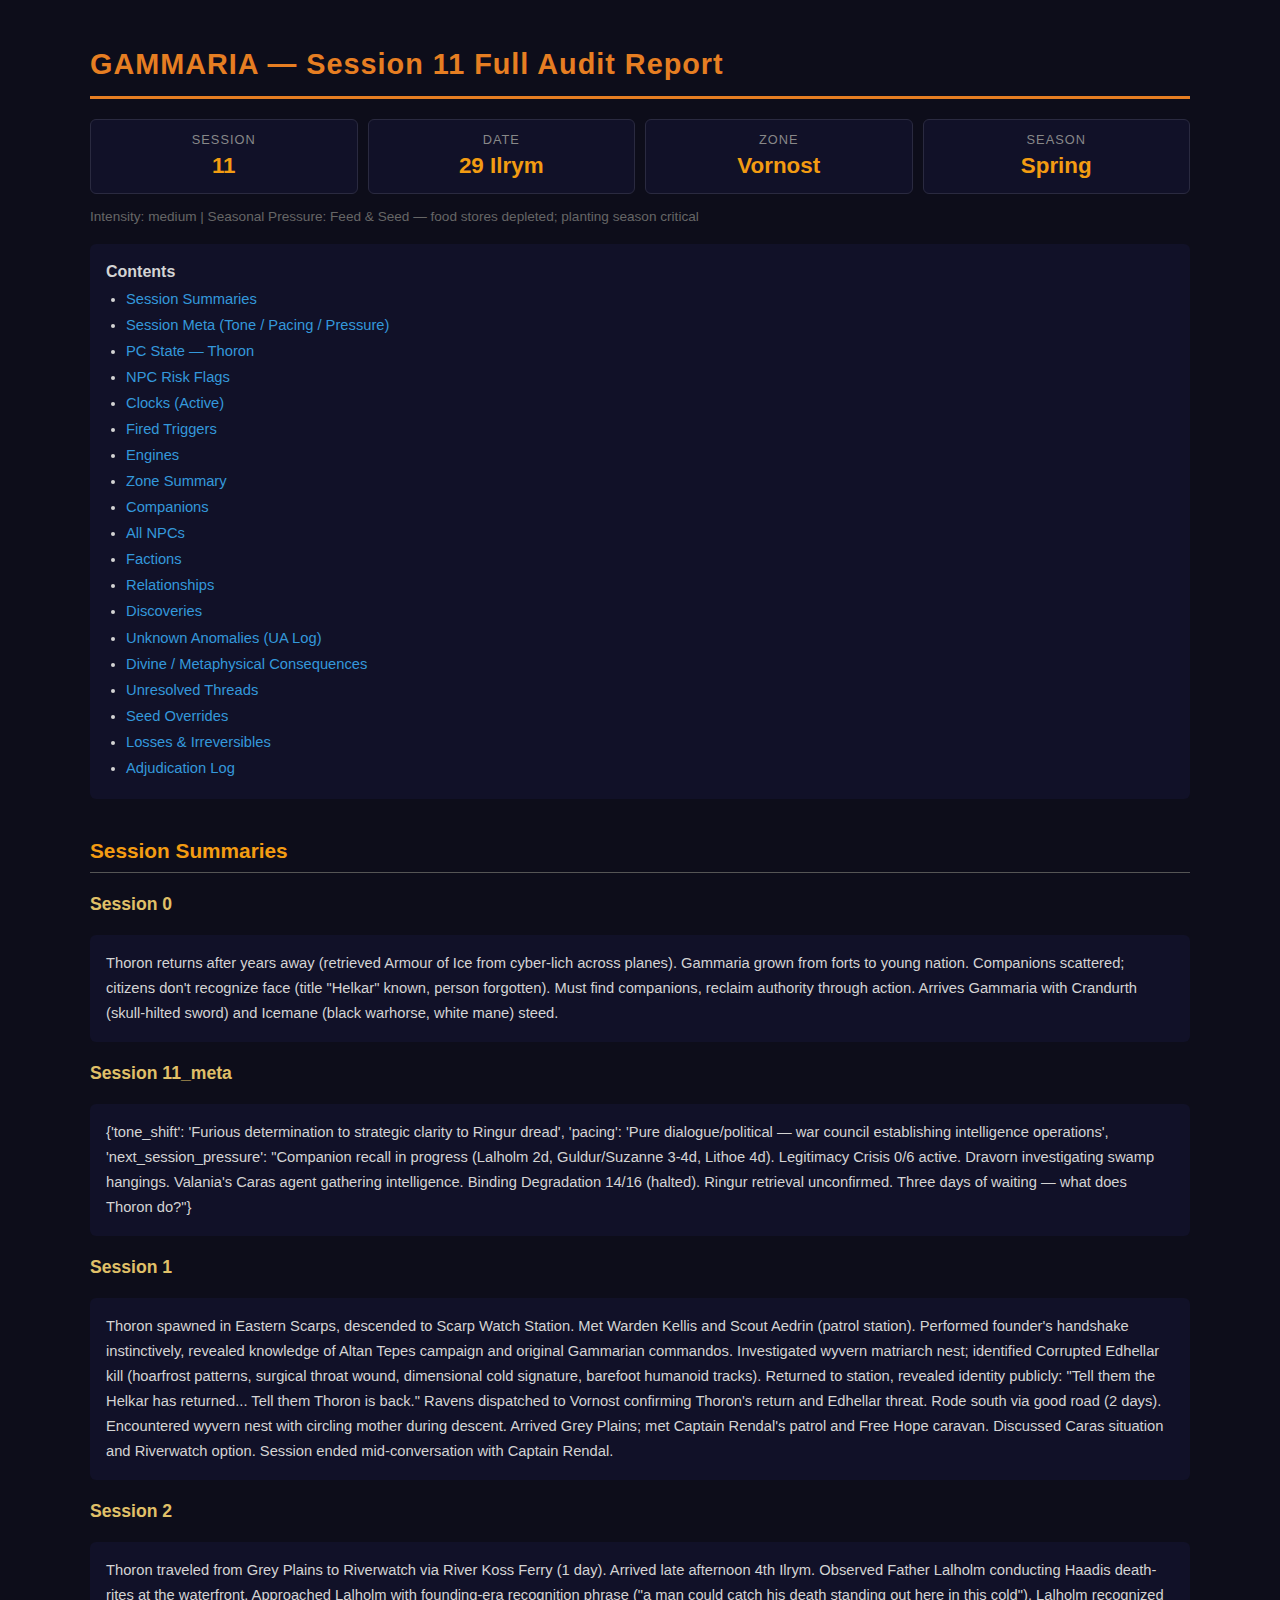
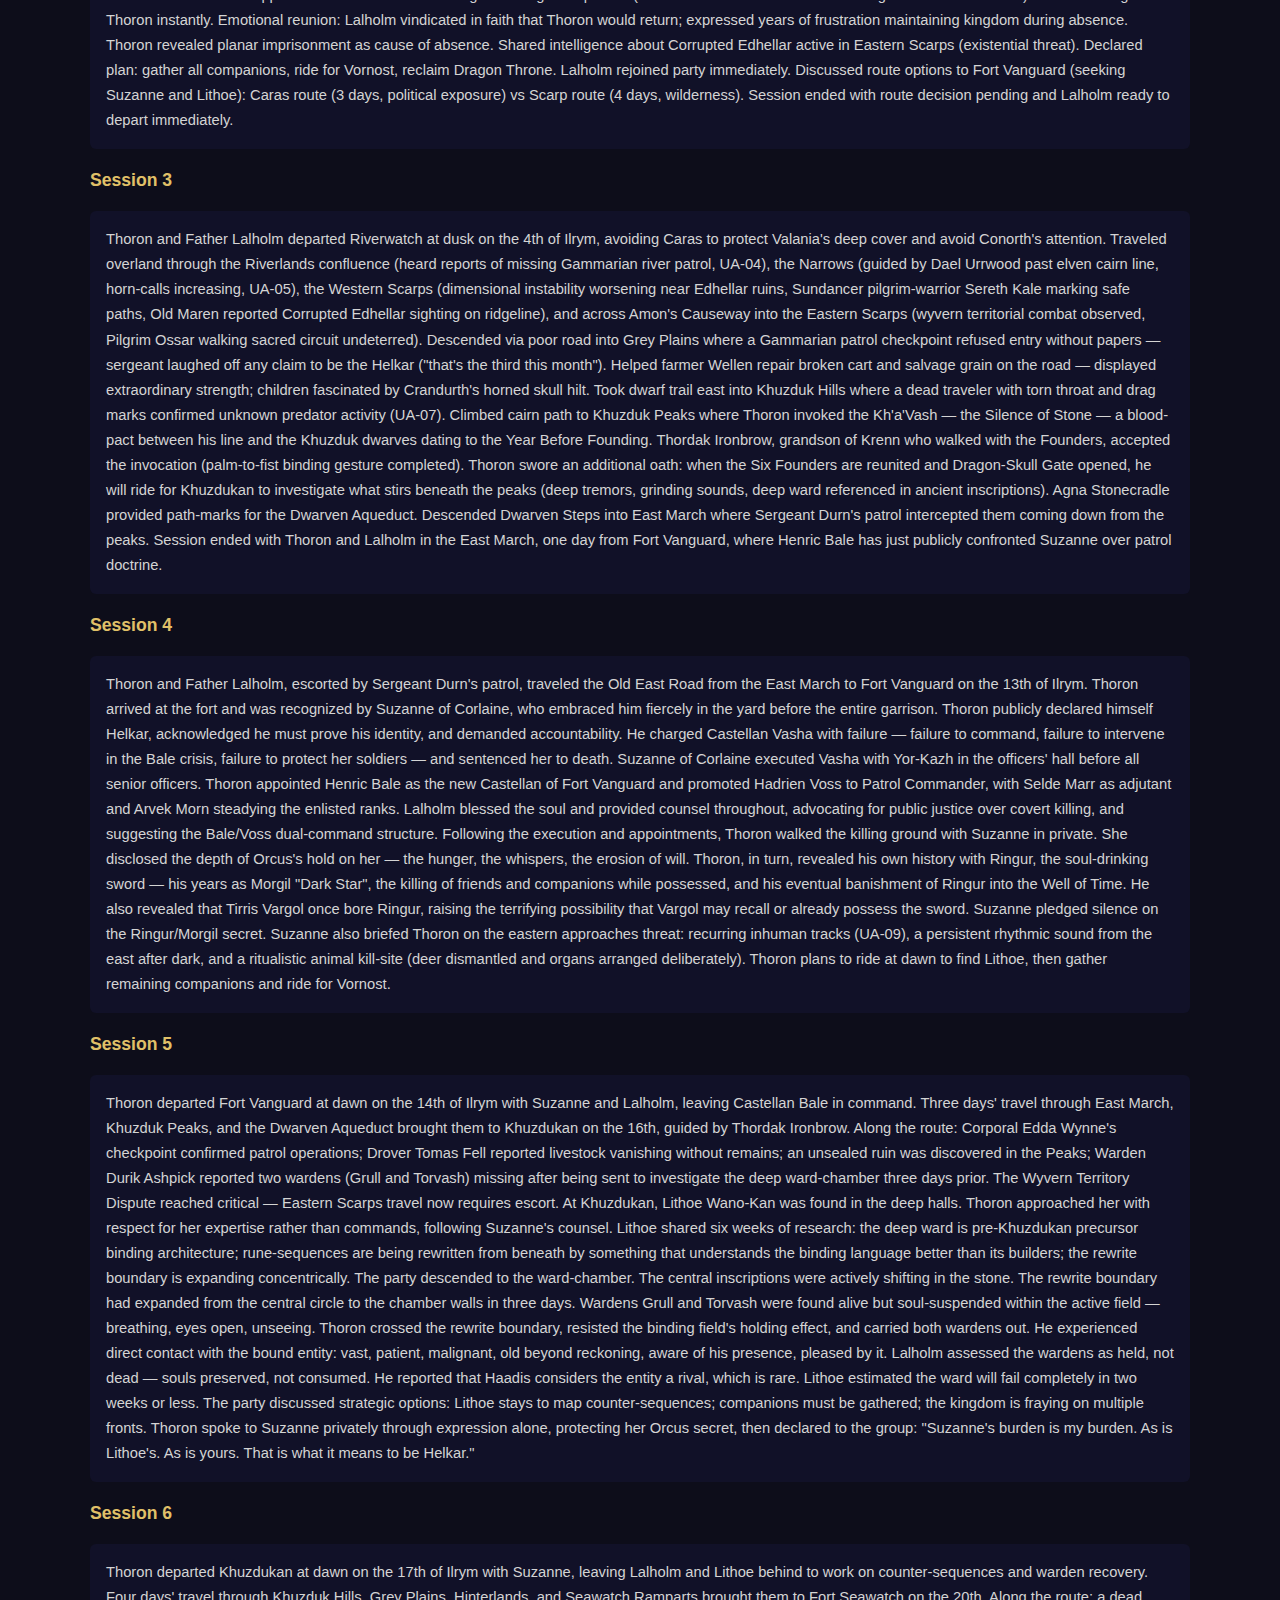
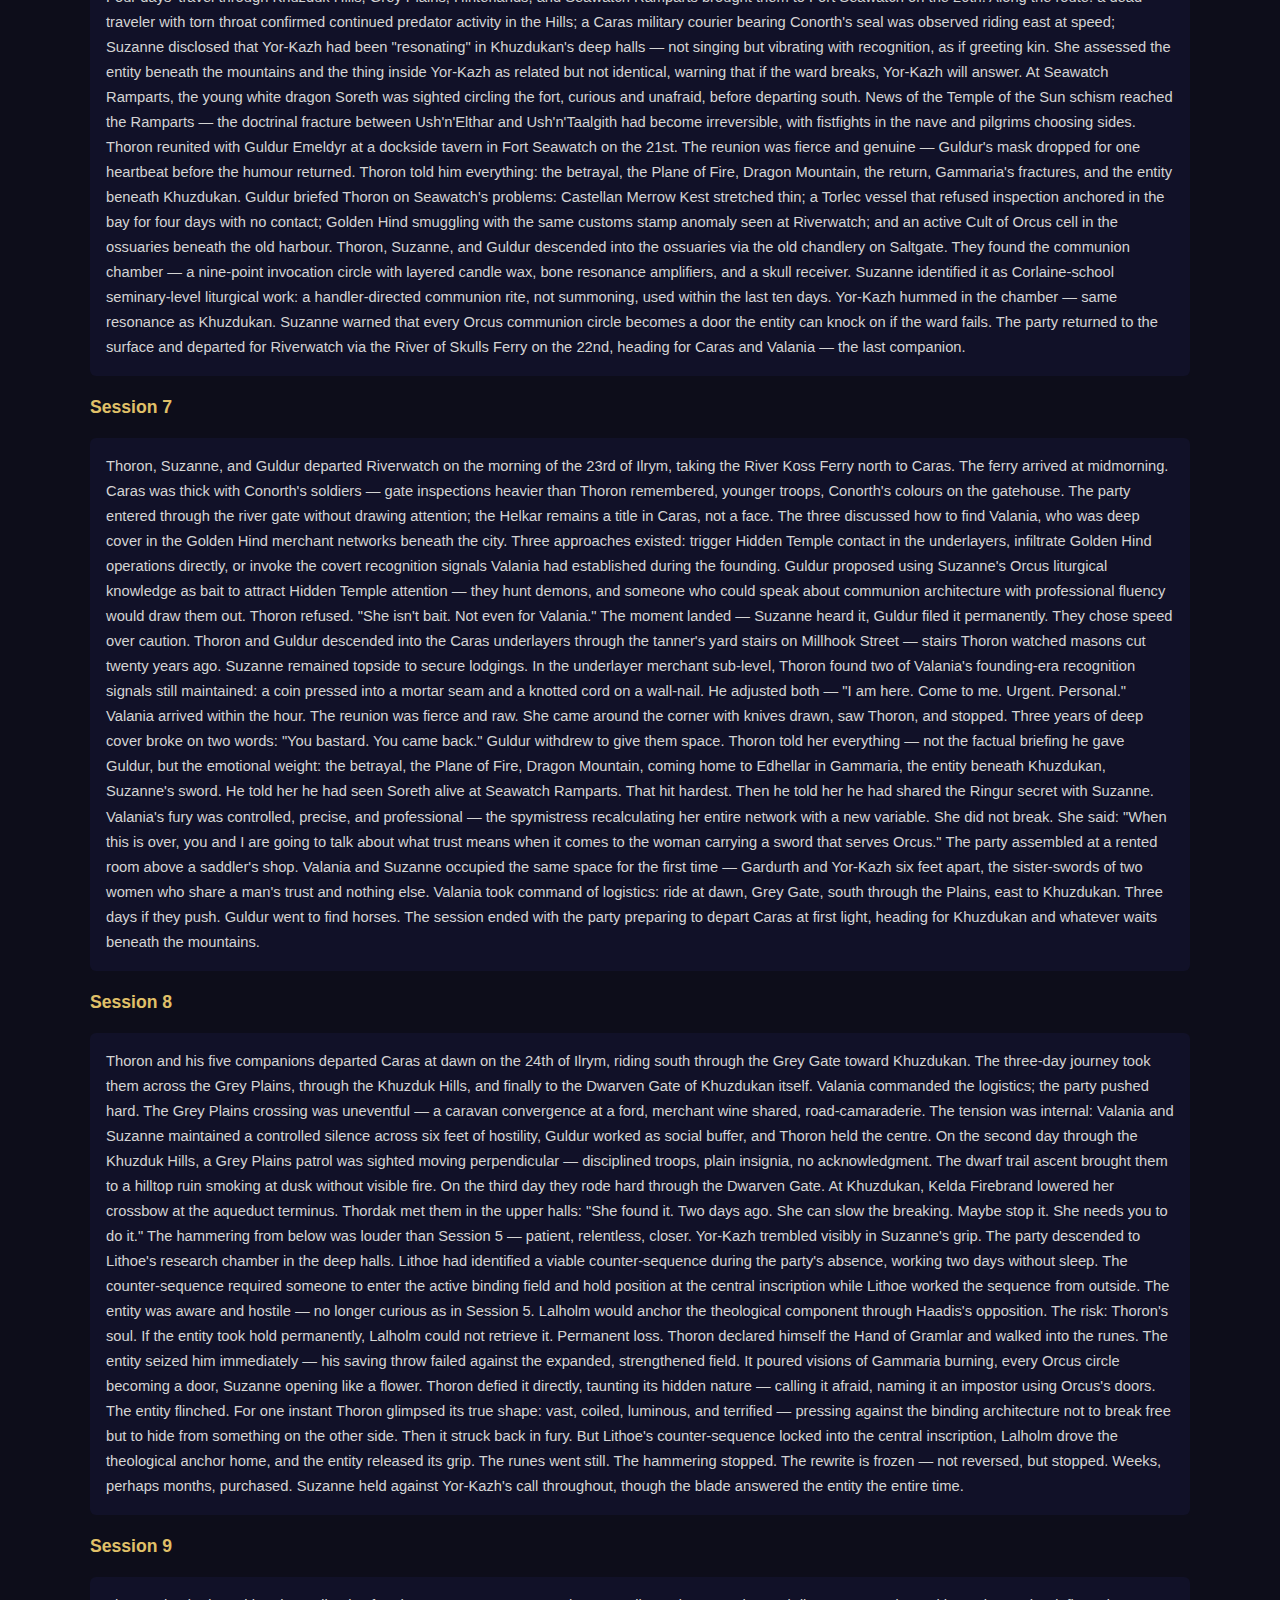
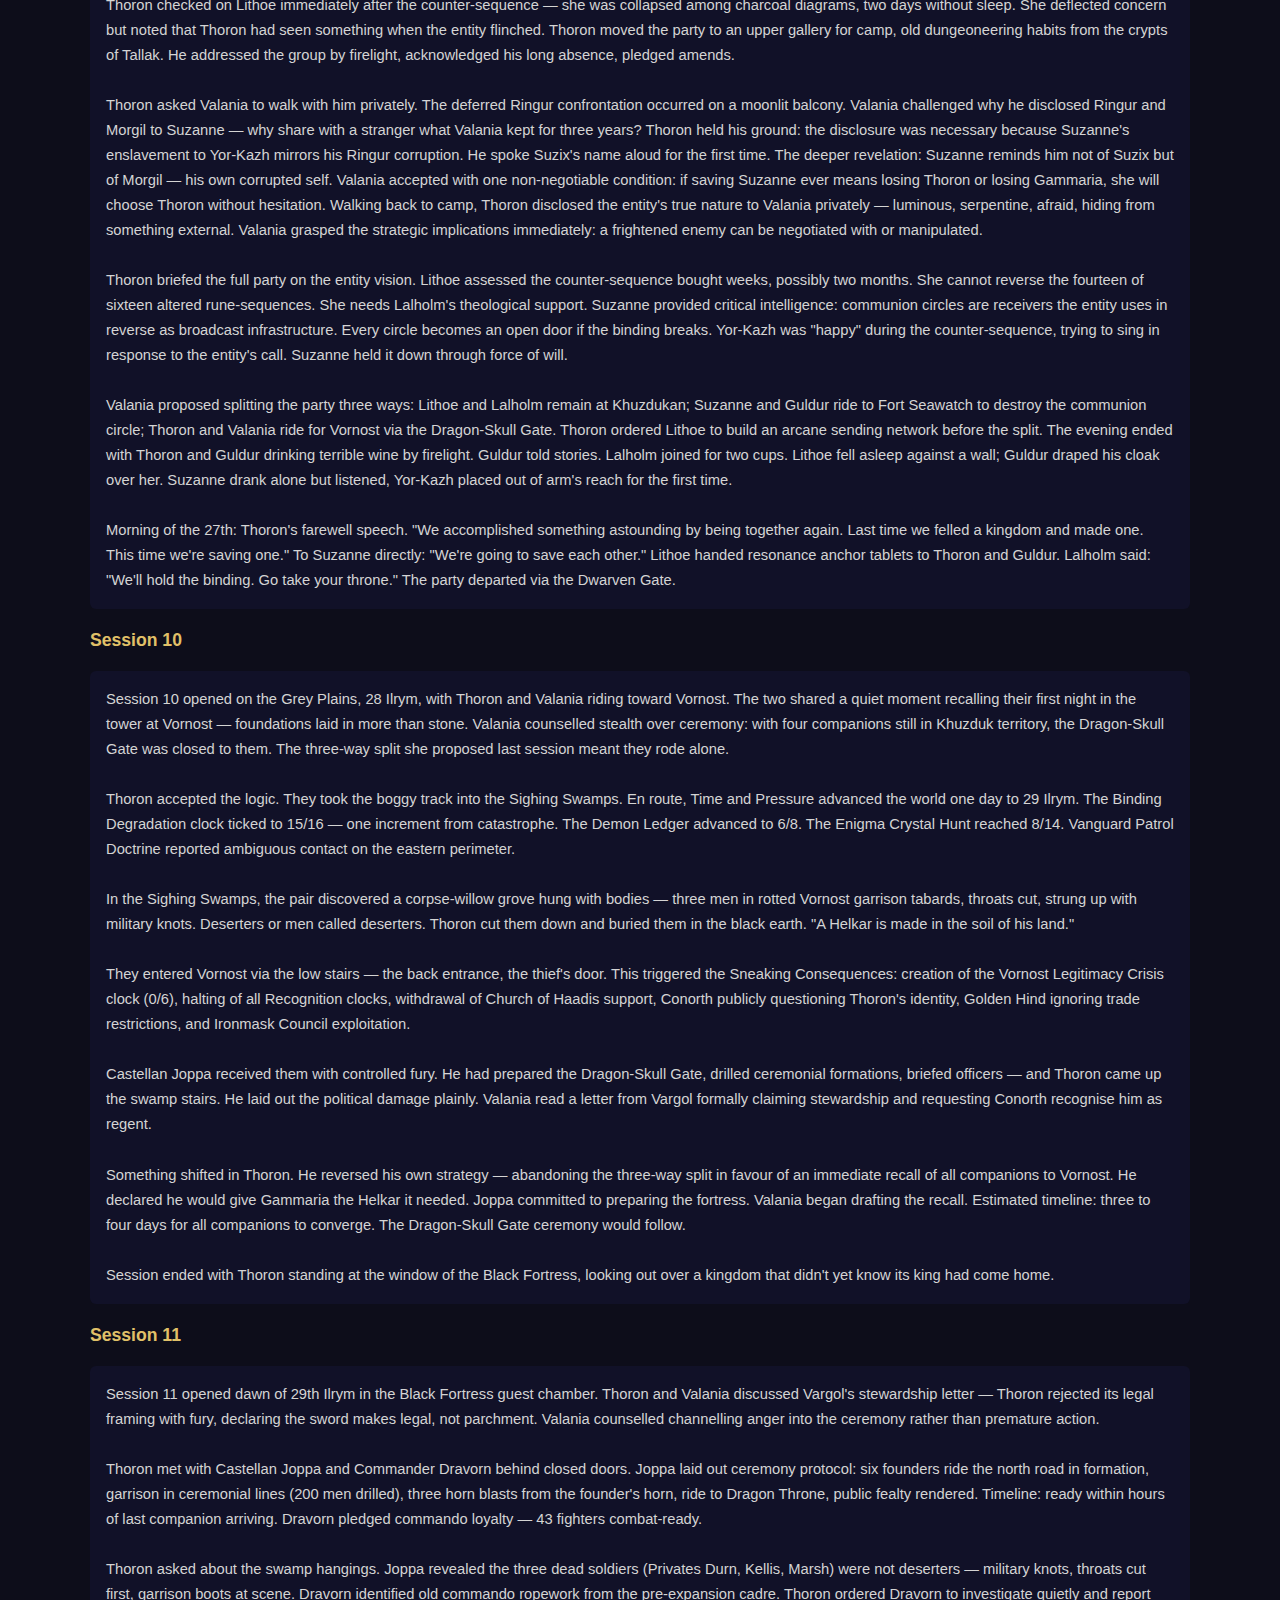
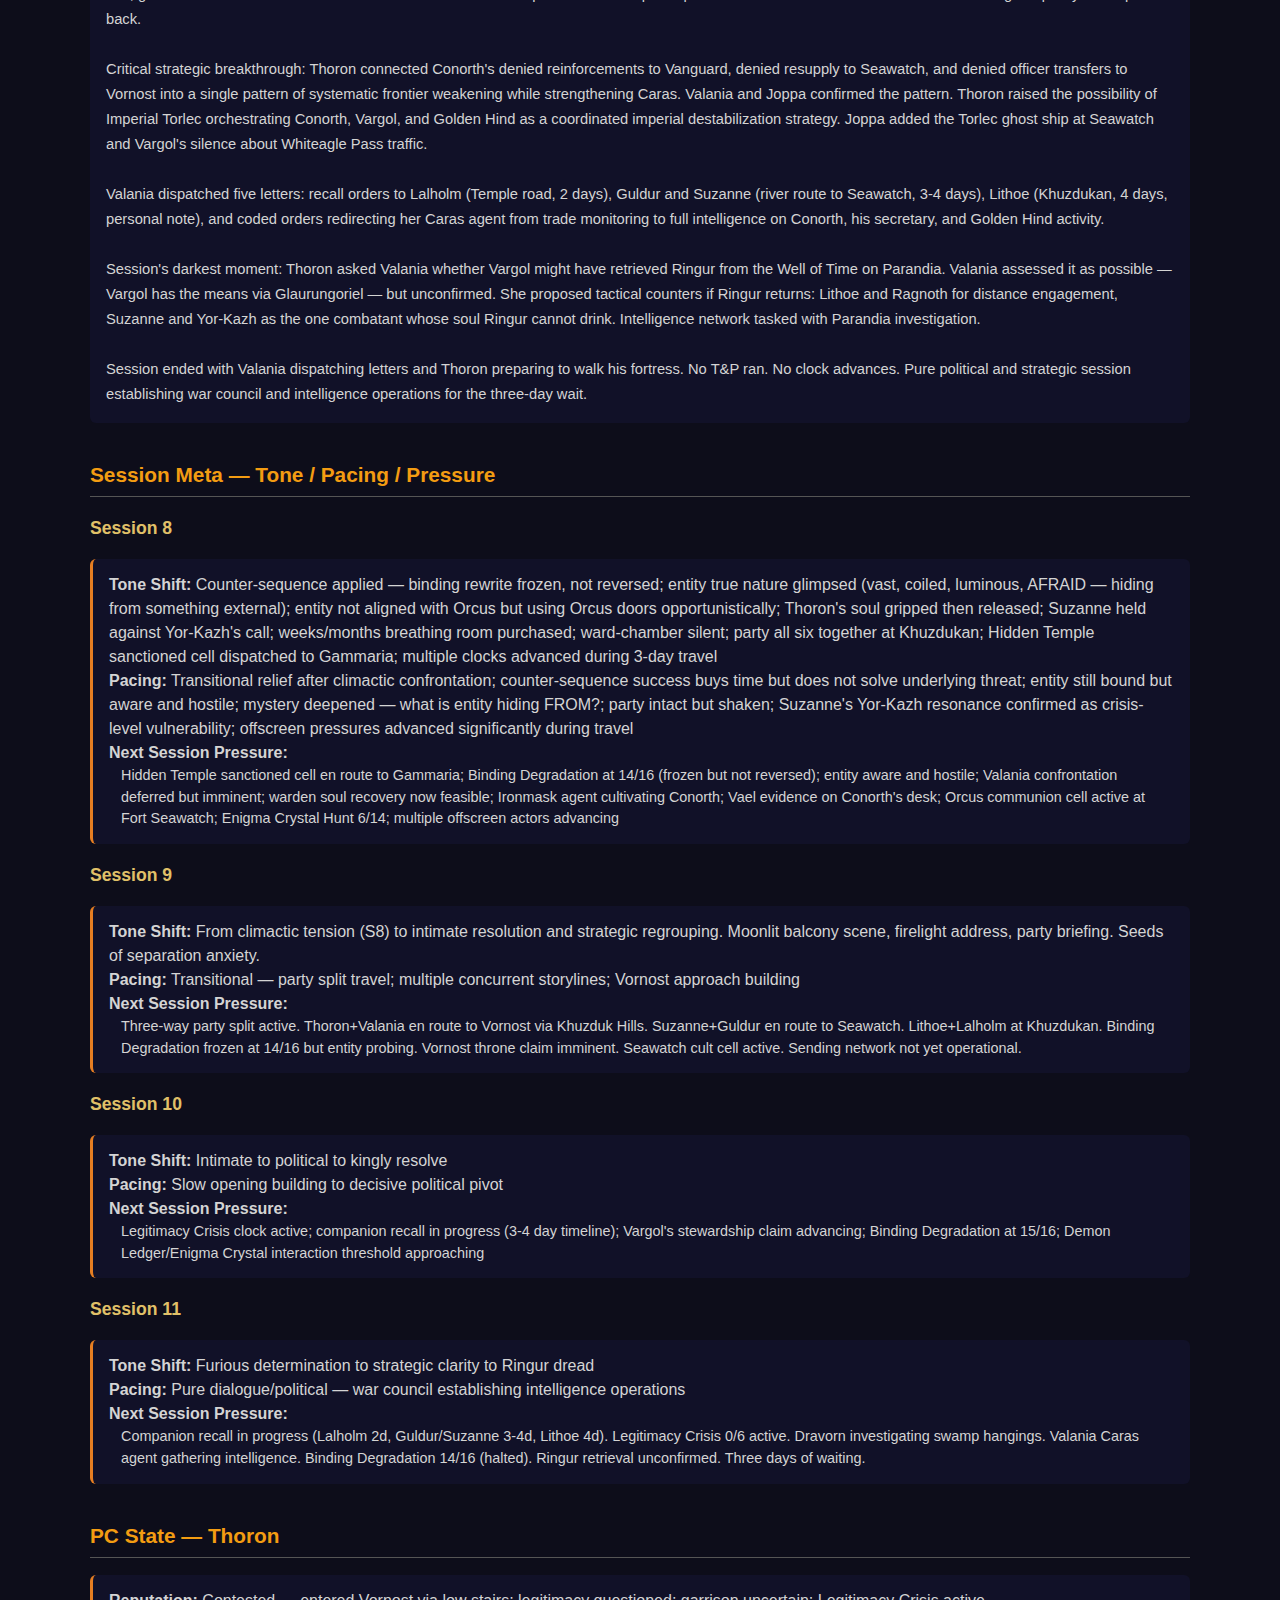
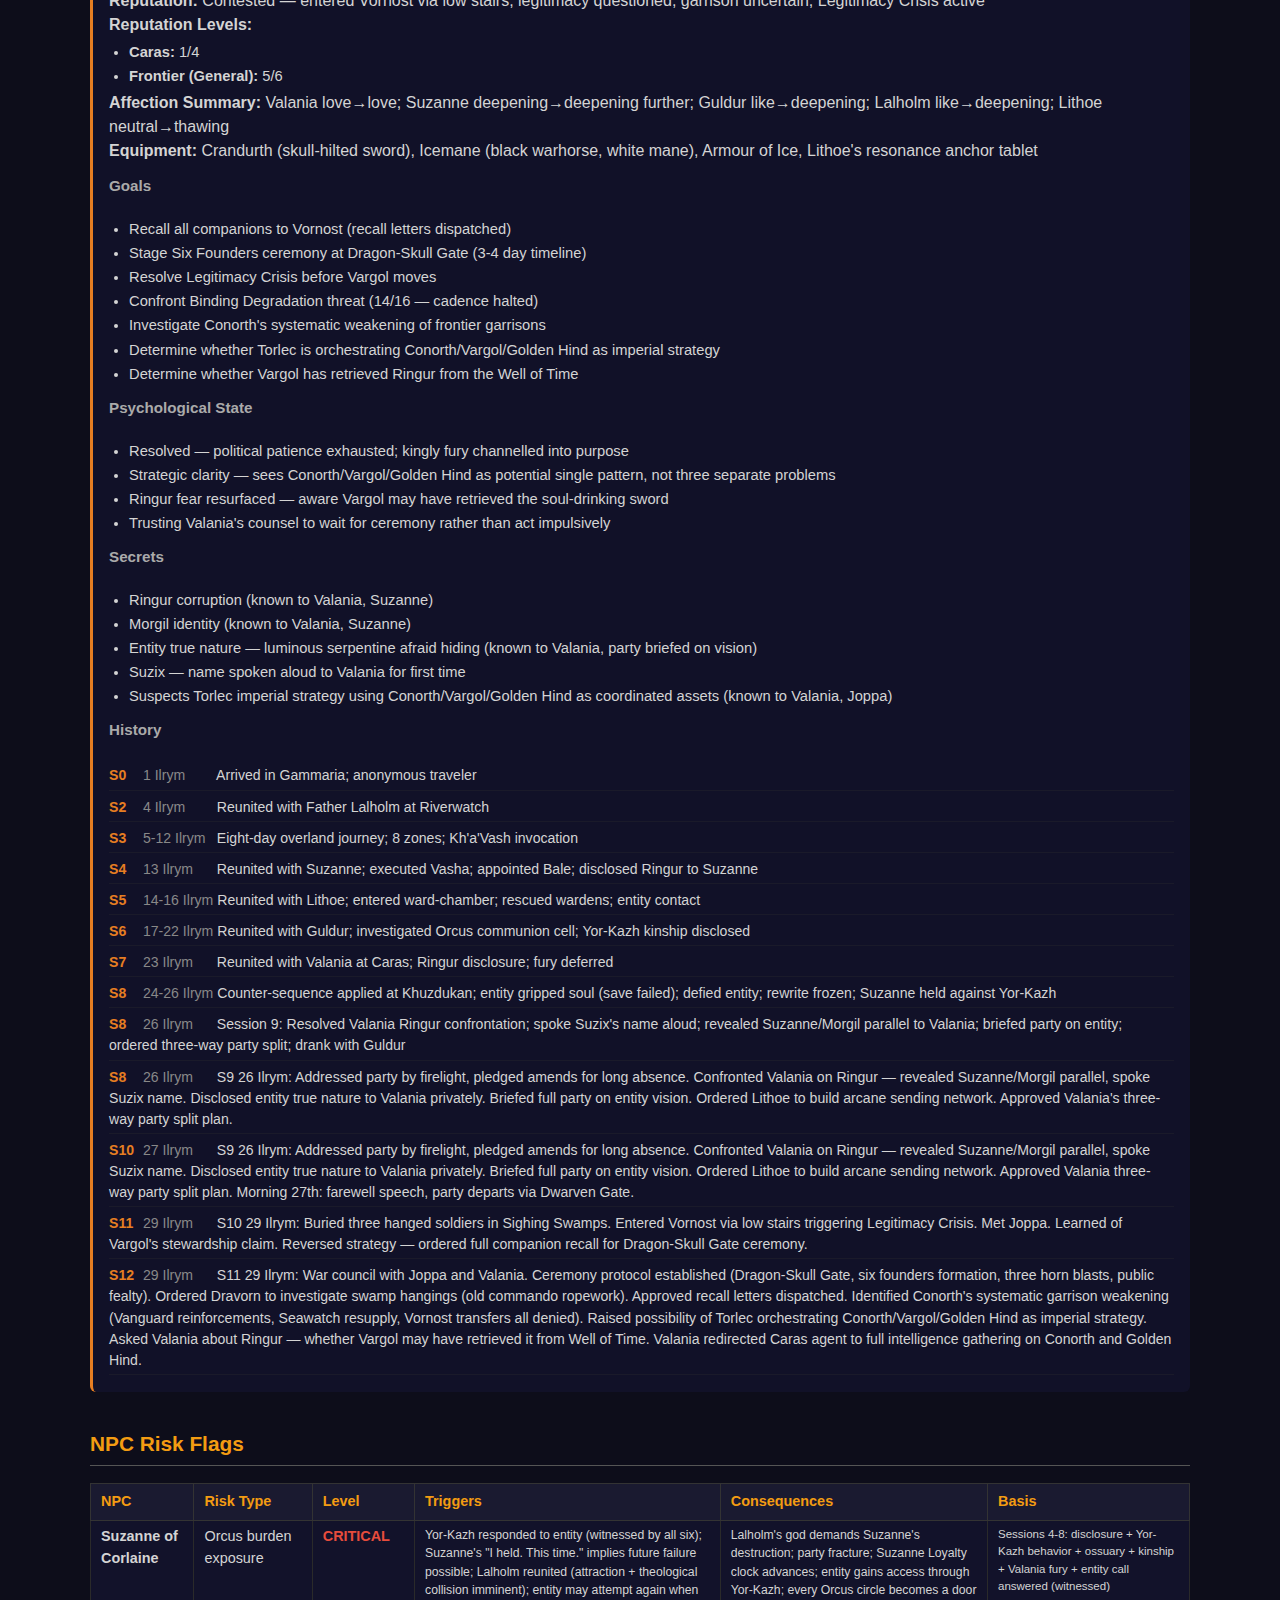
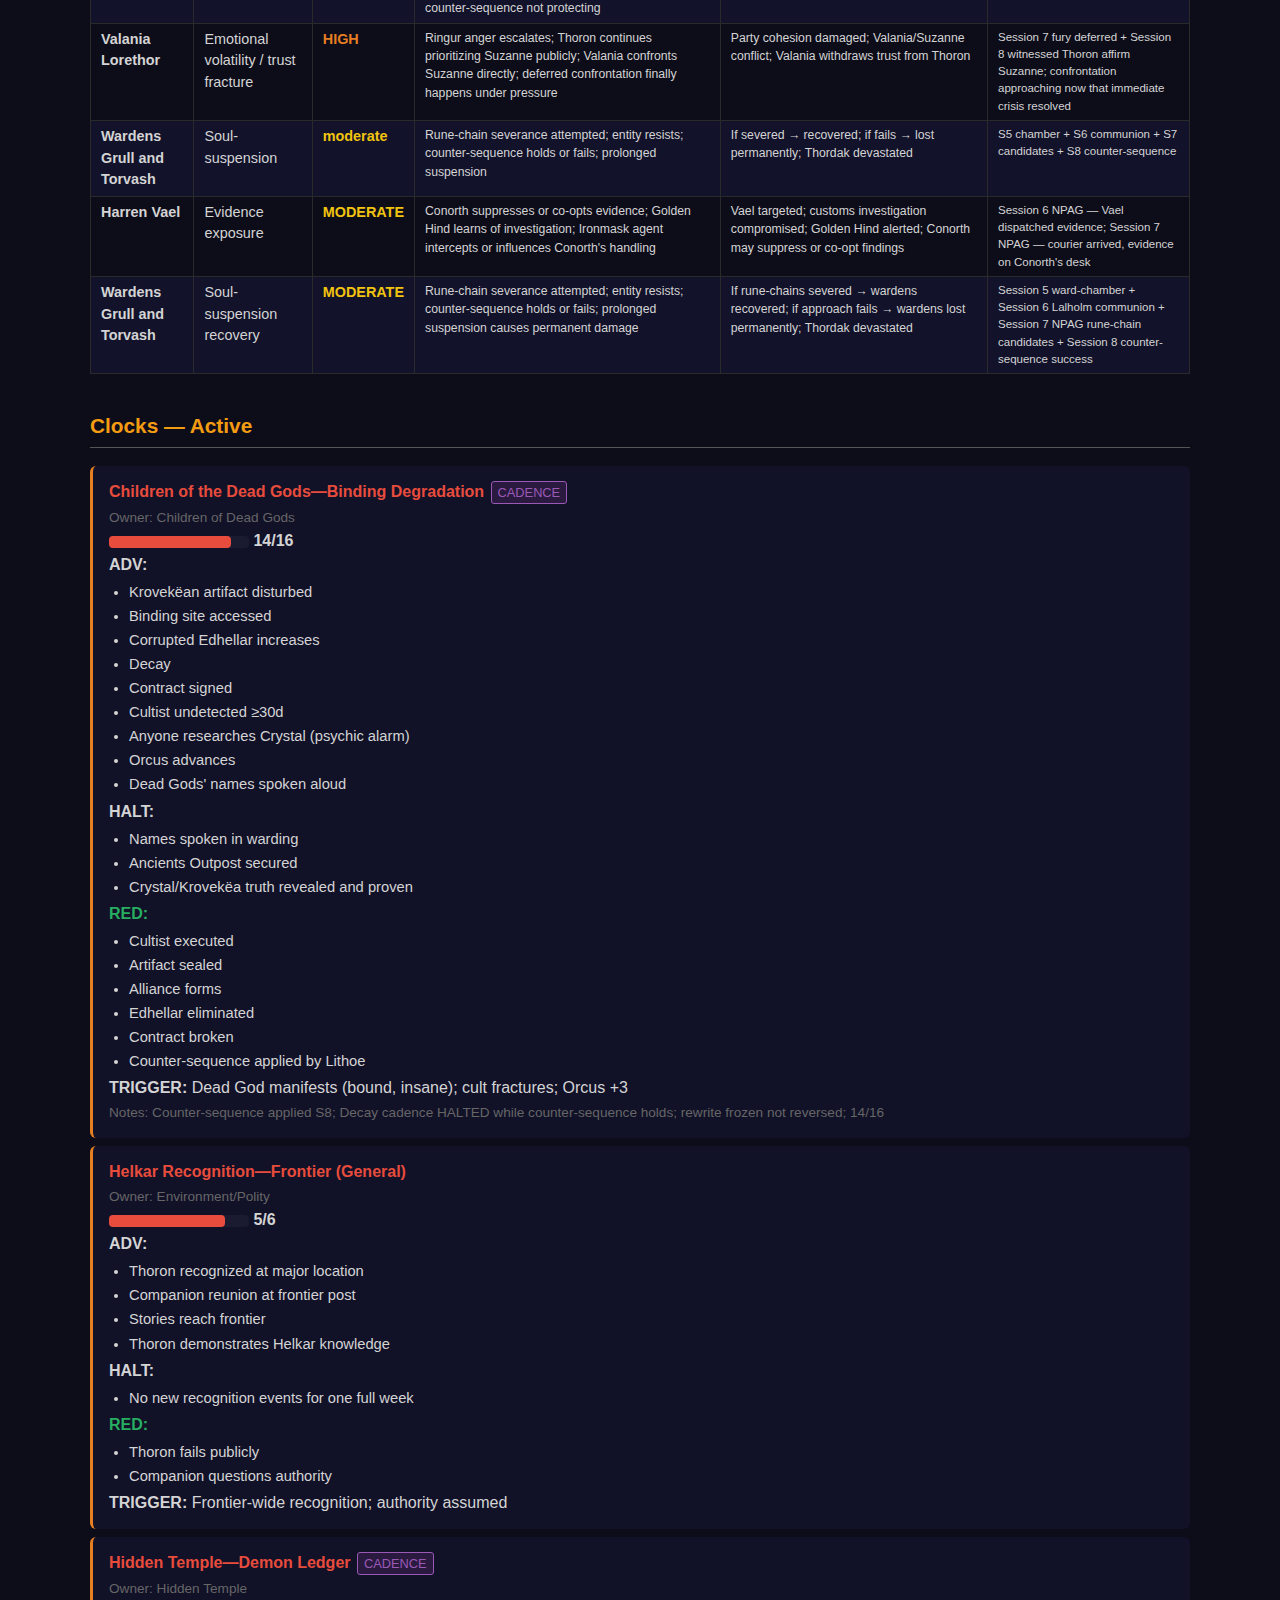
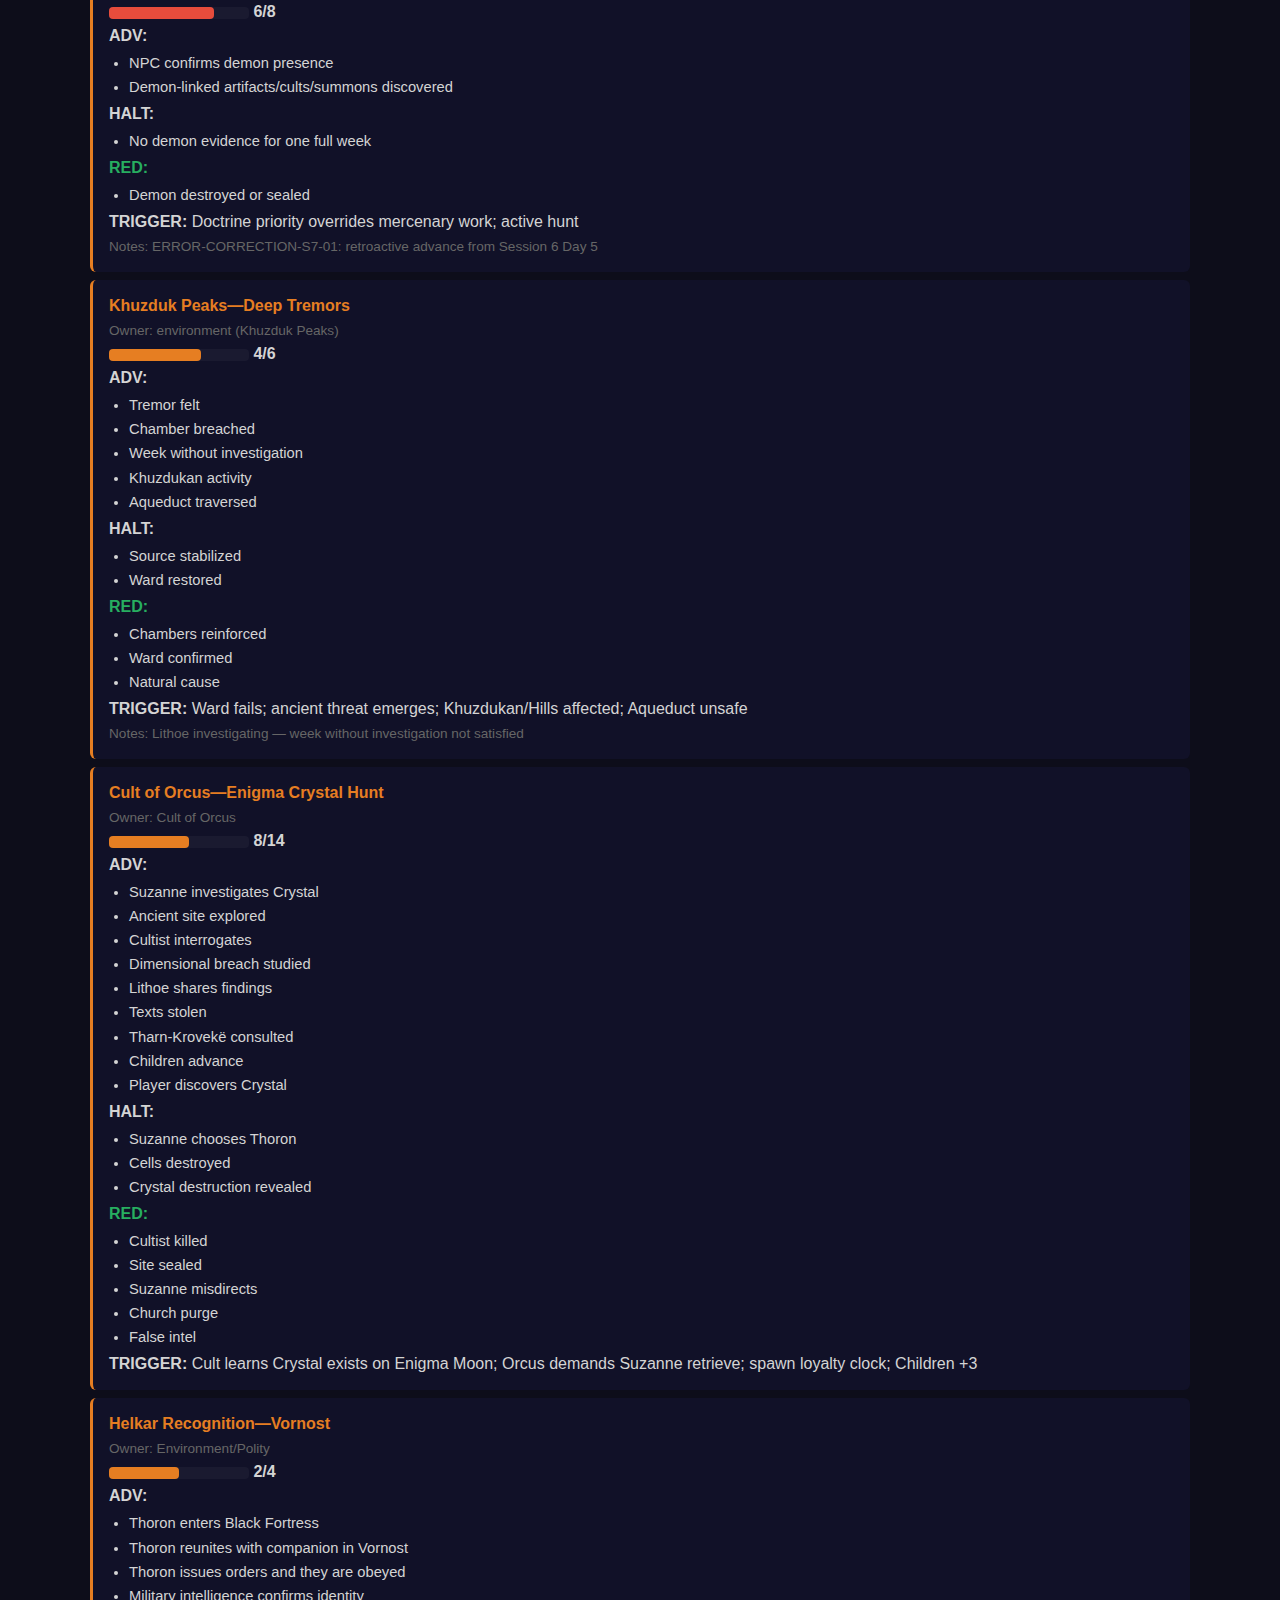
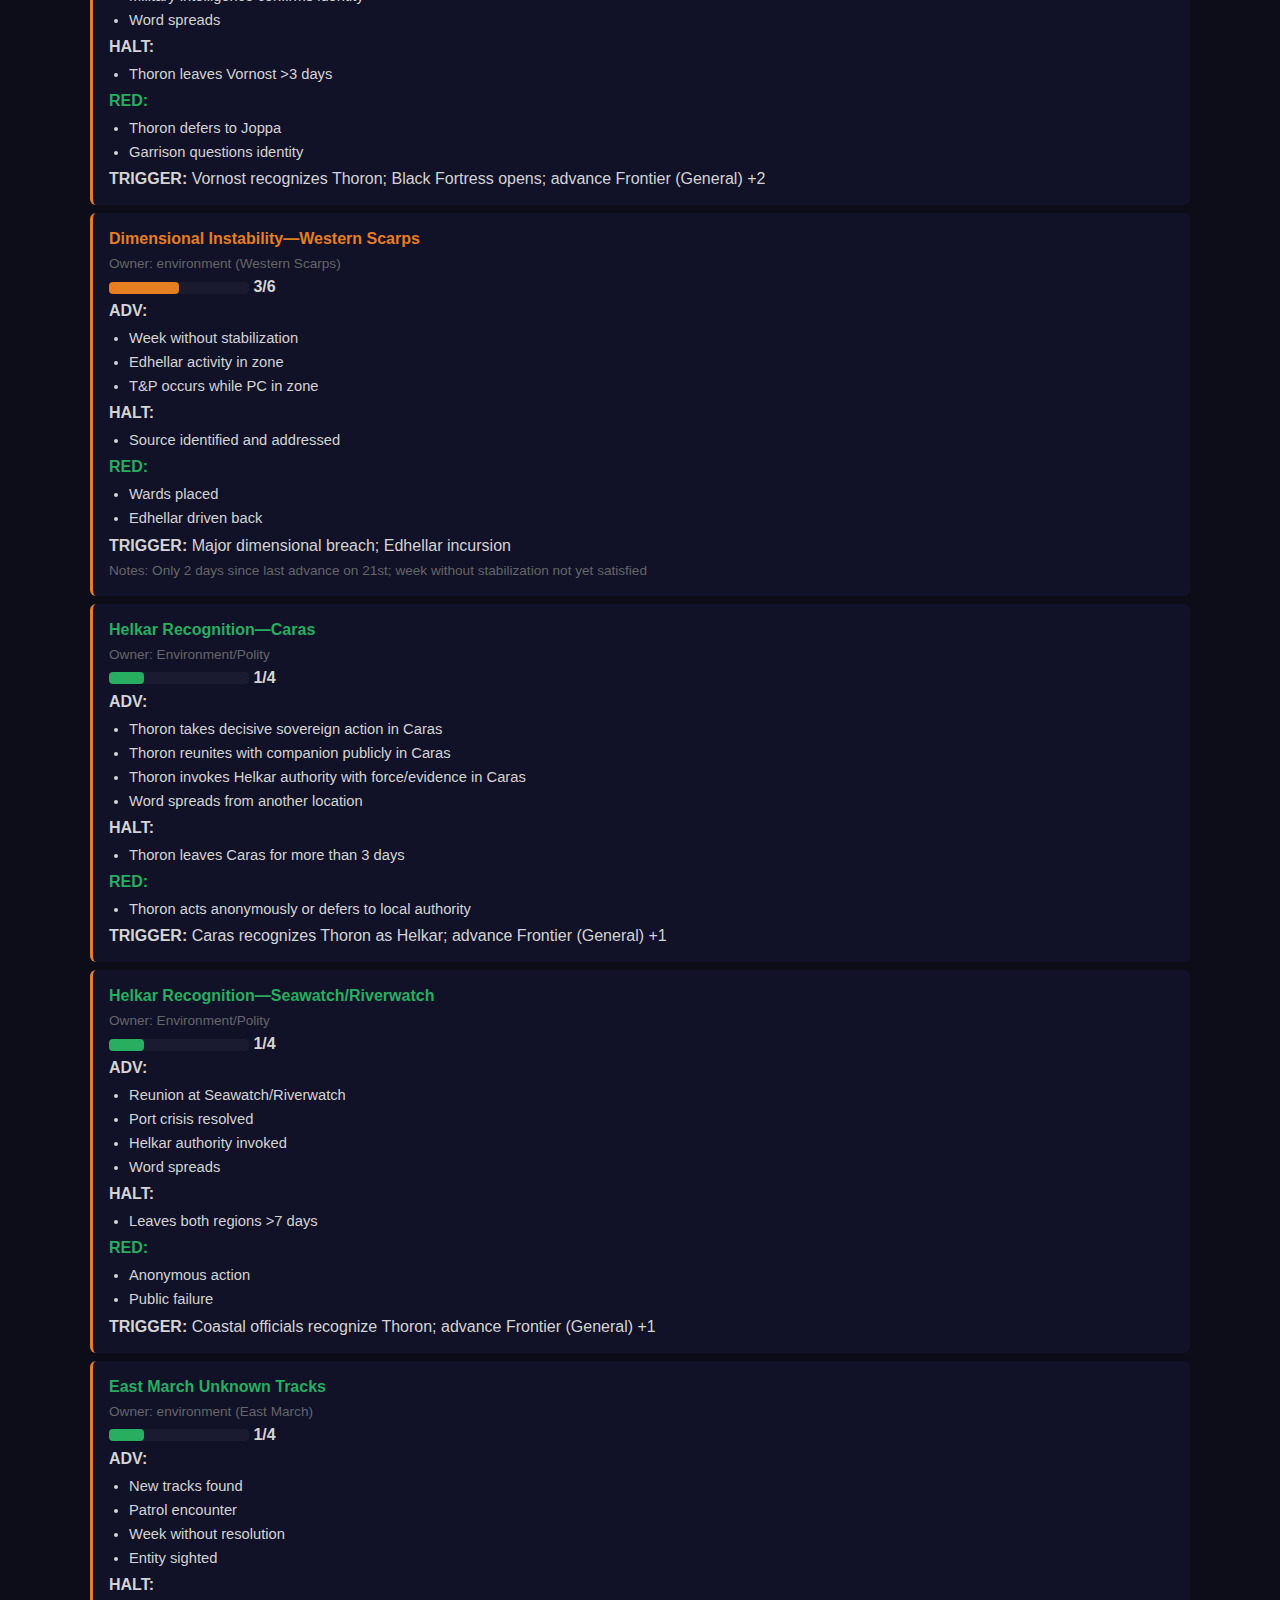
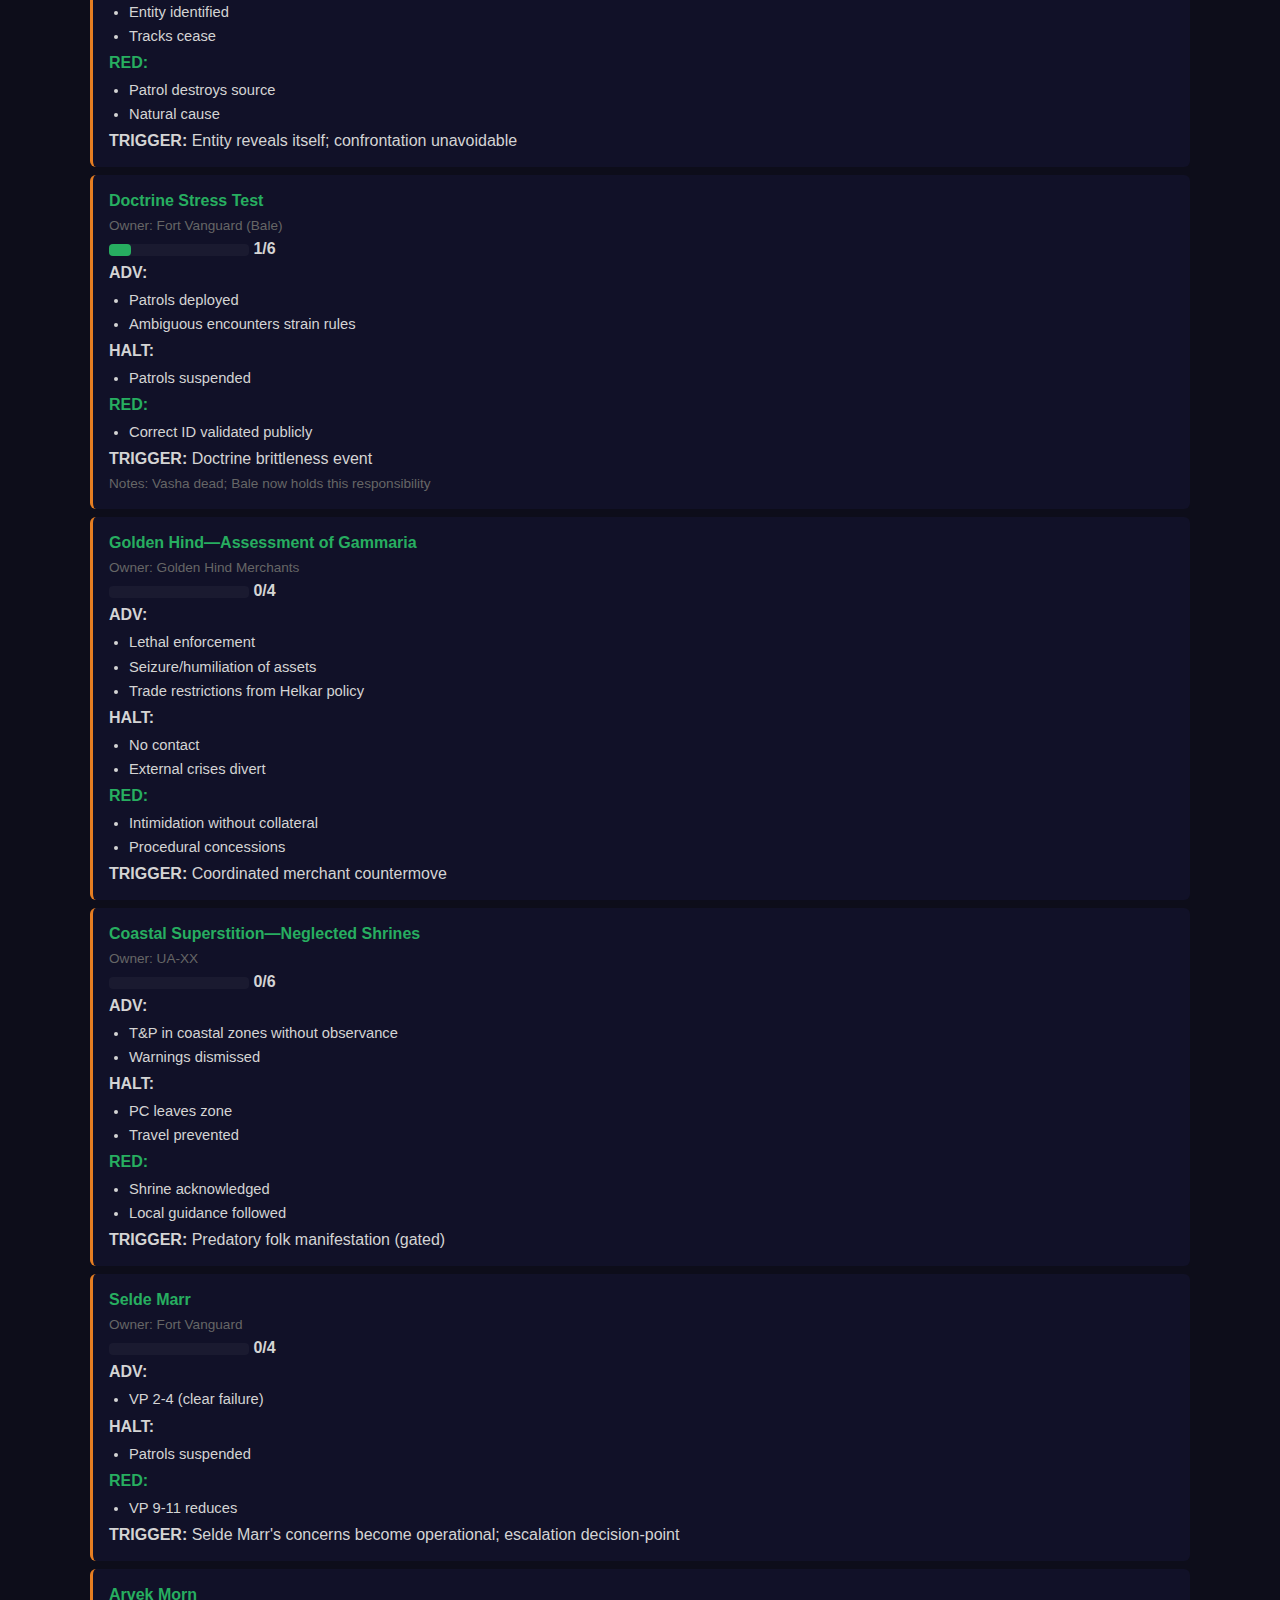
<file: session reports/Gammaria_Report_Session_11.html>
<!DOCTYPE html><html><head><meta charset='utf-8'>
<title>Gammaria — Full Audit Report</title>
<style>
body{background:#0d0d1a;color:#d4d4d4;font-family:'Segoe UI',Consolas,sans-serif;max-width:1100px;margin:0 auto;padding:24px;line-height:1.5}
h1{color:#e67e22;border-bottom:3px solid #e67e22;padding-bottom:10px;font-size:1.8em;letter-spacing:1px}
h2{color:#f39c12;margin-top:36px;border-bottom:1px solid #555;padding-bottom:6px;font-size:1.3em}
h3{color:#e0c068;margin-top:18px;font-size:1.1em}
h4{color:#aaa;margin-top:12px;font-size:0.95em}
table{border-collapse:collapse;width:100%;margin:8px 0 16px 0;font-size:0.9em}
th{background:#1a1a30;color:#f39c12;text-align:left;padding:7px 10px;border:1px solid #333;font-weight:600}
td{padding:5px 10px;border:1px solid #2a2a2a;vertical-align:top}
tr:nth-child(even){background:#12122a}
tr:nth-child(odd){background:#0d0d1a}
.bar-bg{background:#1a1a30;border-radius:4px;height:12px;width:140px;display:inline-block;vertical-align:middle}
.bar-fill{height:12px;border-radius:4px}
.fired{color:#e74c3c;font-weight:bold}
.muted{color:#666;font-size:0.85em}
.tag{display:inline-block;padding:1px 6px;border-radius:3px;font-size:0.8em;margin:1px 2px}
.tag-cadence{background:#2a1a40;color:#9b59b6;border:1px solid #9b59b6}
.tag-fired{background:#3a1a1a;color:#e74c3c;border:1px solid #e74c3c}
.tag-companion{background:#1a2a40;color:#3498db;border:1px solid #3498db}
.tag-with-pc{background:#1a3a1a;color:#27ae60;border:1px solid #27ae60}
.section{background:#111128;padding:14px 16px;border-radius:6px;margin:8px 0;border-left:3px solid #e67e22}
.section-inner{background:#0e0e22;padding:10px 14px;border-radius:4px;margin:6px 0;border-left:2px solid #555}
.meta-grid{display:grid;grid-template-columns:repeat(4,1fr);gap:10px;margin:12px 0}
.meta-box{background:#111128;padding:10px;border-radius:6px;text-align:center;border:1px solid #2a2a40}
.meta-label{color:#888;font-size:0.8em;text-transform:uppercase;letter-spacing:1px}
.meta-value{color:#f39c12;font-size:1.4em;font-weight:bold}
.summary-block{background:#111128;padding:16px;border-radius:6px;margin:8px 0;line-height:1.7;white-space:pre-wrap;font-size:0.92em}
.hist-entry{margin:3px 0;padding:3px 0;border-bottom:1px solid #1a1a2a;font-size:0.88em}
.hist-session{color:#e67e22;font-weight:bold;min-width:30px;display:inline-block}
.hist-date{color:#888;min-width:70px;display:inline-block}
ul{margin:4px 0;padding-left:20px}
li{margin:2px 0;font-size:0.92em}
.toc{background:#111128;padding:16px;border-radius:6px;margin:16px 0}
.toc a{color:#3498db;text-decoration:none}
.toc a:hover{text-decoration:underline}
.toc li{margin:4px 0}
details{margin:4px 0}
details summary{cursor:pointer;color:#e0c068;font-weight:500}
details summary:hover{color:#f39c12}
</style></head><body>

<h1>GAMMARIA — Session 11 Full Audit Report</h1>
<div class='meta-grid'>
<div class='meta-box'><div class='meta-label'>Session</div><div class='meta-value'>11</div></div>
<div class='meta-box'><div class='meta-label'>Date</div><div class='meta-value'>29 Ilrym</div></div>
<div class='meta-box'><div class='meta-label'>Zone</div><div class='meta-value'>Vornost</div></div>
<div class='meta-box'><div class='meta-label'>Season</div><div class='meta-value'>Spring</div></div>
</div>
<p class='muted'>Intensity: medium | Seasonal Pressure: Feed &amp; Seed — food stores depleted; planting season critical</p>
<div class='toc'><strong>Contents</strong><ul>
<li><a href='#summaries'>Session Summaries</a></li>
<li><a href='#session-meta'>Session Meta (Tone / Pacing / Pressure)</a></li>
<li><a href='#pc'>PC State — Thoron</a></li>
<li><a href='#risk-flags'>NPC Risk Flags</a></li>
<li><a href='#clocks'>Clocks (Active)</a></li>
<li><a href='#fired'>Fired Triggers</a></li>
<li><a href='#engines'>Engines</a></li>
<li><a href='#zones'>Zone Summary</a></li>
<li><a href='#companions'>Companions</a></li>
<li><a href='#npcs'>All NPCs</a></li>
<li><a href='#factions'>Factions</a></li>
<li><a href='#relationships'>Relationships</a></li>
<li><a href='#discoveries'>Discoveries</a></li>
<li><a href='#ua-log'>Unknown Anomalies (UA Log)</a></li>
<li><a href='#divine'>Divine / Metaphysical Consequences</a></li>
<li><a href='#threads'>Unresolved Threads</a></li>
<li><a href='#seed-overrides'>Seed Overrides</a></li>
<li><a href='#losses'>Losses &amp; Irreversibles</a></li>
<li><a href='#log'>Adjudication Log</a></li>
</ul></div>
<h2 id='summaries'>Session Summaries</h2>
<h3>Session 0</h3>
<div class='summary-block'>Thoron returns after years away (retrieved Armour of Ice from cyber-lich across planes). Gammaria grown from forts to young nation. Companions scattered; citizens don&#x27;t recognize face (title &quot;Helkar&quot; known, person forgotten). Must find companions, reclaim authority through action. Arrives Gammaria with Crandurth (skull-hilted sword) and Icemane (black warhorse, white mane) steed.</div>
<h3>Session 11_meta</h3>
<div class='summary-block'>{&#x27;tone_shift&#x27;: &#x27;Furious determination to strategic clarity to Ringur dread&#x27;, &#x27;pacing&#x27;: &#x27;Pure dialogue/political — war council establishing intelligence operations&#x27;, &#x27;next_session_pressure&#x27;: &quot;Companion recall in progress (Lalholm 2d, Guldur/Suzanne 3-4d, Lithoe 4d). Legitimacy Crisis 0/6 active. Dravorn investigating swamp hangings. Valania&#x27;s Caras agent gathering intelligence. Binding Degradation 14/16 (halted). Ringur retrieval unconfirmed. Three days of waiting — what does Thoron do?&quot;}</div>
<h3>Session 1</h3>
<div class='summary-block'>Thoron spawned in Eastern Scarps, descended to Scarp Watch Station. Met Warden Kellis and Scout Aedrin (patrol station). Performed founder&#x27;s handshake instinctively, revealed knowledge of Altan Tepes campaign and original Gammarian commandos. Investigated wyvern matriarch nest; identified Corrupted Edhellar kill (hoarfrost patterns, surgical throat wound, dimensional cold signature, barefoot humanoid tracks). Returned to station, revealed identity publicly: &quot;Tell them the Helkar has returned... Tell them Thoron is back.&quot; Ravens dispatched to Vornost confirming Thoron&#x27;s return and Edhellar threat. Rode south via good road (2 days). Encountered wyvern nest with circling mother during descent. Arrived Grey Plains; met Captain Rendal&#x27;s patrol and Free Hope caravan. Discussed Caras situation and Riverwatch option. Session ended mid-conversation with Captain Rendal.</div>
<h3>Session 2</h3>
<div class='summary-block'>Thoron traveled from Grey Plains to Riverwatch via River Koss Ferry (1 day). Arrived late afternoon 4th Ilrym. Observed Father Lalholm conducting Haadis death-rites at the waterfront. Approached Lalholm with founding-era recognition phrase (&quot;a man could catch his death standing out here in this cold&quot;). Lalholm recognized Thoron instantly. Emotional reunion: Lalholm vindicated in faith that Thoron would return; expressed years of frustration maintaining kingdom during absence. Thoron revealed planar imprisonment as cause of absence. Shared intelligence about Corrupted Edhellar active in Eastern Scarps (existential threat). Declared plan: gather all companions, ride for Vornost, reclaim Dragon Throne. Lalholm rejoined party immediately. Discussed route options to Fort Vanguard (seeking Suzanne and Lithoe): Caras route (3 days, political exposure) vs Scarp route (4 days, wilderness). Session ended with route decision pending and Lalholm ready to depart immediately.</div>
<h3>Session 3</h3>
<div class='summary-block'>Thoron and Father Lalholm departed Riverwatch at dusk on the 4th of Ilrym, avoiding Caras to protect Valania&#x27;s deep cover and avoid Conorth&#x27;s attention. Traveled overland through the Riverlands confluence (heard reports of missing Gammarian river patrol, UA-04), the Narrows (guided by Dael Urrwood past elven cairn line, horn-calls increasing, UA-05), the Western Scarps (dimensional instability worsening near Edhellar ruins, Sundancer pilgrim-warrior Sereth Kale marking safe paths, Old Maren reported Corrupted Edhellar sighting on ridgeline), and across Amon&#x27;s Causeway into the Eastern Scarps (wyvern territorial combat observed, Pilgrim Ossar walking sacred circuit undeterred). Descended via poor road into Grey Plains where a Gammarian patrol checkpoint refused entry without papers — sergeant laughed off any claim to be the Helkar (&quot;that&#x27;s the third this month&quot;). Helped farmer Wellen repair broken cart and salvage grain on the road — displayed extraordinary strength; children fascinated by Crandurth&#x27;s horned skull hilt. Took dwarf trail east into Khuzduk Hills where a dead traveler with torn throat and drag marks confirmed unknown predator activity (UA-07). Climbed cairn path to Khuzduk Peaks where Thoron invoked the Kh&#x27;a&#x27;Vash — the Silence of Stone — a blood-pact between his line and the Khuzduk dwarves dating to the Year Before Founding. Thordak Ironbrow, grandson of Krenn who walked with the Founders, accepted the invocation (palm-to-fist binding gesture completed). Thoron swore an additional oath: when the Six Founders are reunited and Dragon-Skull Gate opened, he will ride for Khuzdukan to investigate what stirs beneath the peaks (deep tremors, grinding sounds, deep ward referenced in ancient inscriptions). Agna Stonecradle provided path-marks for the Dwarven Aqueduct. Descended Dwarven Steps into East March where Sergeant Durn&#x27;s patrol intercepted them coming down from the peaks. Session ended with Thoron and Lalholm in the East March, one day from Fort Vanguard, where Henric Bale has just publicly confronted Suzanne over patrol doctrine.</div>
<h3>Session 4</h3>
<div class='summary-block'>Thoron and Father Lalholm, escorted by Sergeant Durn&#x27;s patrol, traveled the Old East Road from the East March to Fort Vanguard on the 13th of Ilrym. Thoron arrived at the fort and was recognized by Suzanne of Corlaine, who embraced him fiercely in the yard before the entire garrison. Thoron publicly declared himself Helkar, acknowledged he must prove his identity, and demanded accountability. He charged Castellan Vasha with failure — failure to command, failure to intervene in the Bale crisis, failure to protect her soldiers — and sentenced her to death. Suzanne of Corlaine executed Vasha with Yor-Kazh in the officers&#x27; hall before all senior officers. Thoron appointed Henric Bale as the new Castellan of Fort Vanguard and promoted Hadrien Voss to Patrol Commander, with Selde Marr as adjutant and Arvek Morn steadying the enlisted ranks. Lalholm blessed the soul and provided counsel throughout, advocating for public justice over covert killing, and suggesting the Bale/Voss dual-command structure. Following the execution and appointments, Thoron walked the killing ground with Suzanne in private. She disclosed the depth of Orcus&#x27;s hold on her — the hunger, the whispers, the erosion of will. Thoron, in turn, revealed his own history with Ringur, the soul-drinking sword — his years as Morgil &quot;Dark Star&quot;, the killing of friends and companions while possessed, and his eventual banishment of Ringur into the Well of Time. He also revealed that Tirris Vargol once bore Ringur, raising the terrifying possibility that Vargol may recall or already possess the sword. Suzanne pledged silence on the Ringur/Morgil secret. Suzanne also briefed Thoron on the eastern approaches threat: recurring inhuman tracks (UA-09), a persistent rhythmic sound from the east after dark, and a ritualistic animal kill-site (deer dismantled and organs arranged deliberately). Thoron plans to ride at dawn to find Lithoe, then gather remaining companions and ride for Vornost.</div>
<h3>Session 5</h3>
<div class='summary-block'>Thoron departed Fort Vanguard at dawn on the 14th of Ilrym with Suzanne and Lalholm, leaving Castellan Bale in command. Three days&#x27; travel through East March, Khuzduk Peaks, and the Dwarven Aqueduct brought them to Khuzdukan on the 16th, guided by Thordak Ironbrow. Along the route: Corporal Edda Wynne&#x27;s checkpoint confirmed patrol operations; Drover Tomas Fell reported livestock vanishing without remains; an unsealed ruin was discovered in the Peaks; Warden Durik Ashpick reported two wardens (Grull and Torvash) missing after being sent to investigate the deep ward-chamber three days prior. The Wyvern Territory Dispute reached critical — Eastern Scarps travel now requires escort. At Khuzdukan, Lithoe Wano-Kan was found in the deep halls. Thoron approached her with respect for her expertise rather than commands, following Suzanne&#x27;s counsel. Lithoe shared six weeks of research: the deep ward is pre-Khuzdukan precursor binding architecture; rune-sequences are being rewritten from beneath by something that understands the binding language better than its builders; the rewrite boundary is expanding concentrically. The party descended to the ward-chamber. The central inscriptions were actively shifting in the stone. The rewrite boundary had expanded from the central circle to the chamber walls in three days. Wardens Grull and Torvash were found alive but soul-suspended within the active field — breathing, eyes open, unseeing. Thoron crossed the rewrite boundary, resisted the binding field&#x27;s holding effect, and carried both wardens out. He experienced direct contact with the bound entity: vast, patient, malignant, old beyond reckoning, aware of his presence, pleased by it. Lalholm assessed the wardens as held, not dead — souls preserved, not consumed. He reported that Haadis considers the entity a rival, which is rare. Lithoe estimated the ward will fail completely in two weeks or less. The party discussed strategic options: Lithoe stays to map counter-sequences; companions must be gathered; the kingdom is fraying on multiple fronts. Thoron spoke to Suzanne privately through expression alone, protecting her Orcus secret, then declared to the group: &quot;Suzanne&#x27;s burden is my burden. As is Lithoe&#x27;s. As is yours. That is what it means to be Helkar.&quot;</div>
<h3>Session 6</h3>
<div class='summary-block'>Thoron departed Khuzdukan at dawn on the 17th of Ilrym with Suzanne, leaving Lalholm and Lithoe behind to work on counter-sequences and warden recovery. Four days&#x27; travel through Khuzduk Hills, Grey Plains, Hinterlands, and Seawatch Ramparts brought them to Fort Seawatch on the 20th. Along the route: a dead traveler with torn throat confirmed continued predator activity in the Hills; a Caras military courier bearing Conorth&#x27;s seal was observed riding east at speed; Suzanne disclosed that Yor-Kazh had been &quot;resonating&quot; in Khuzdukan&#x27;s deep halls — not singing but vibrating with recognition, as if greeting kin. She assessed the entity beneath the mountains and the thing inside Yor-Kazh as related but not identical, warning that if the ward breaks, Yor-Kazh will answer. At Seawatch Ramparts, the young white dragon Soreth was sighted circling the fort, curious and unafraid, before departing south. News of the Temple of the Sun schism reached the Ramparts — the doctrinal fracture between Ush&#x27;n&#x27;Elthar and Ush&#x27;n&#x27;Taalgith had become irreversible, with fistfights in the nave and pilgrims choosing sides. Thoron reunited with Guldur Emeldyr at a dockside tavern in Fort Seawatch on the 21st. The reunion was fierce and genuine — Guldur&#x27;s mask dropped for one heartbeat before the humour returned. Thoron told him everything: the betrayal, the Plane of Fire, Dragon Mountain, the return, Gammaria&#x27;s fractures, and the entity beneath Khuzdukan. Guldur briefed Thoron on Seawatch&#x27;s problems: Castellan Merrow Kest stretched thin; a Torlec vessel that refused inspection anchored in the bay for four days with no contact; Golden Hind smuggling with the same customs stamp anomaly seen at Riverwatch; and an active Cult of Orcus cell in the ossuaries beneath the old harbour. Thoron, Suzanne, and Guldur descended into the ossuaries via the old chandlery on Saltgate. They found the communion chamber — a nine-point invocation circle with layered candle wax, bone resonance amplifiers, and a skull receiver. Suzanne identified it as Corlaine-school seminary-level liturgical work: a handler-directed communion rite, not summoning, used within the last ten days. Yor-Kazh hummed in the chamber — same resonance as Khuzdukan. Suzanne warned that every Orcus communion circle becomes a door the entity can knock on if the ward fails. The party returned to the surface and departed for Riverwatch via the River of Skulls Ferry on the 22nd, heading for Caras and Valania — the last companion.</div>
<h3>Session 7</h3>
<div class='summary-block'>Thoron, Suzanne, and Guldur departed Riverwatch on the morning of the 23rd of Ilrym, taking the River Koss Ferry north to Caras. The ferry arrived at midmorning. Caras was thick with Conorth&#x27;s soldiers — gate inspections heavier than Thoron remembered, younger troops, Conorth&#x27;s colours on the gatehouse. The party entered through the river gate without drawing attention; the Helkar remains a title in Caras, not a face. The three discussed how to find Valania, who was deep cover in the Golden Hind merchant networks beneath the city. Three approaches existed: trigger Hidden Temple contact in the underlayers, infiltrate Golden Hind operations directly, or invoke the covert recognition signals Valania had established during the founding. Guldur proposed using Suzanne&#x27;s Orcus liturgical knowledge as bait to attract Hidden Temple attention — they hunt demons, and someone who could speak about communion architecture with professional fluency would draw them out. Thoron refused. &quot;She isn&#x27;t bait. Not even for Valania.&quot; The moment landed — Suzanne heard it, Guldur filed it permanently. They chose speed over caution. Thoron and Guldur descended into the Caras underlayers through the tanner&#x27;s yard stairs on Millhook Street — stairs Thoron watched masons cut twenty years ago. Suzanne remained topside to secure lodgings. In the underlayer merchant sub-level, Thoron found two of Valania&#x27;s founding-era recognition signals still maintained: a coin pressed into a mortar seam and a knotted cord on a wall-nail. He adjusted both — &quot;I am here. Come to me. Urgent. Personal.&quot; Valania arrived within the hour. The reunion was fierce and raw. She came around the corner with knives drawn, saw Thoron, and stopped. Three years of deep cover broke on two words: &quot;You bastard. You came back.&quot; Guldur withdrew to give them space. Thoron told her everything — not the factual briefing he gave Guldur, but the emotional weight: the betrayal, the Plane of Fire, Dragon Mountain, coming home to Edhellar in Gammaria, the entity beneath Khuzdukan, Suzanne&#x27;s sword. He told her he had seen Soreth alive at Seawatch Ramparts. That hit hardest. Then he told her he had shared the Ringur secret with Suzanne. Valania&#x27;s fury was controlled, precise, and professional — the spymistress recalculating her entire network with a new variable. She did not break. She said: &quot;When this is over, you and I are going to talk about what trust means when it comes to the woman carrying a sword that serves Orcus.&quot; The party assembled at a rented room above a saddler&#x27;s shop. Valania and Suzanne occupied the same space for the first time — Gardurth and Yor-Kazh six feet apart, the sister-swords of two women who share a man&#x27;s trust and nothing else. Valania took command of logistics: ride at dawn, Grey Gate, south through the Plains, east to Khuzdukan. Three days if they push. Guldur went to find horses. The session ended with the party preparing to depart Caras at first light, heading for Khuzdukan and whatever waits beneath the mountains.</div>
<h3>Session 8</h3>
<div class='summary-block'>Thoron and his five companions departed Caras at dawn on the 24th of Ilrym, riding south through the Grey Gate toward Khuzdukan. The three-day journey took them across the Grey Plains, through the Khuzduk Hills, and finally to the Dwarven Gate of Khuzdukan itself. Valania commanded the logistics; the party pushed hard. The Grey Plains crossing was uneventful — a caravan convergence at a ford, merchant wine shared, road-camaraderie. The tension was internal: Valania and Suzanne maintained a controlled silence across six feet of hostility, Guldur worked as social buffer, and Thoron held the centre. On the second day through the Khuzduk Hills, a Grey Plains patrol was sighted moving perpendicular — disciplined troops, plain insignia, no acknowledgment. The dwarf trail ascent brought them to a hilltop ruin smoking at dusk without visible fire. On the third day they rode hard through the Dwarven Gate. At Khuzdukan, Kelda Firebrand lowered her crossbow at the aqueduct terminus. Thordak met them in the upper halls: &quot;She found it. Two days ago. She can slow the breaking. Maybe stop it. She needs you to do it.&quot; The hammering from below was louder than Session 5 — patient, relentless, closer. Yor-Kazh trembled visibly in Suzanne&#x27;s grip. The party descended to Lithoe&#x27;s research chamber in the deep halls. Lithoe had identified a viable counter-sequence during the party&#x27;s absence, working two days without sleep. The counter-sequence required someone to enter the active binding field and hold position at the central inscription while Lithoe worked the sequence from outside. The entity was aware and hostile — no longer curious as in Session 5. Lalholm would anchor the theological component through Haadis&#x27;s opposition. The risk: Thoron&#x27;s soul. If the entity took hold permanently, Lalholm could not retrieve it. Permanent loss. Thoron declared himself the Hand of Gramlar and walked into the runes. The entity seized him immediately — his saving throw failed against the expanded, strengthened field. It poured visions of Gammaria burning, every Orcus circle becoming a door, Suzanne opening like a flower. Thoron defied it directly, taunting its hidden nature — calling it afraid, naming it an impostor using Orcus&#x27;s doors. The entity flinched. For one instant Thoron glimpsed its true shape: vast, coiled, luminous, and terrified — pressing against the binding architecture not to break free but to hide from something on the other side. Then it struck back in fury. But Lithoe&#x27;s counter-sequence locked into the central inscription, Lalholm drove the theological anchor home, and the entity released its grip. The runes went still. The hammering stopped. The rewrite is frozen — not reversed, but stopped. Weeks, perhaps months, purchased. Suzanne held against Yor-Kazh&#x27;s call throughout, though the blade answered the entity the entire time.</div>
<h3>Session 9</h3>
<div class='summary-block'>Thoron checked on Lithoe immediately after the counter-sequence — she was collapsed among charcoal diagrams, two days without sleep. She deflected concern but noted that Thoron had seen something when the entity flinched. Thoron moved the party to an upper gallery for camp, old dungeoneering habits from the crypts of Tallak. He addressed the group by firelight, acknowledged his long absence, pledged amends.

Thoron asked Valania to walk with him privately. The deferred Ringur confrontation occurred on a moonlit balcony. Valania challenged why he disclosed Ringur and Morgil to Suzanne — why share with a stranger what Valania kept for three years? Thoron held his ground: the disclosure was necessary because Suzanne&#x27;s enslavement to Yor-Kazh mirrors his Ringur corruption. He spoke Suzix&#x27;s name aloud for the first time. The deeper revelation: Suzanne reminds him not of Suzix but of Morgil — his own corrupted self. Valania accepted with one non-negotiable condition: if saving Suzanne ever means losing Thoron or losing Gammaria, she will choose Thoron without hesitation. Walking back to camp, Thoron disclosed the entity&#x27;s true nature to Valania privately — luminous, serpentine, afraid, hiding from something external. Valania grasped the strategic implications immediately: a frightened enemy can be negotiated with or manipulated.

Thoron briefed the full party on the entity vision. Lithoe assessed the counter-sequence bought weeks, possibly two months. She cannot reverse the fourteen of sixteen altered rune-sequences. She needs Lalholm&#x27;s theological support. Suzanne provided critical intelligence: communion circles are receivers the entity uses in reverse as broadcast infrastructure. Every circle becomes an open door if the binding breaks. Yor-Kazh was &quot;happy&quot; during the counter-sequence, trying to sing in response to the entity&#x27;s call. Suzanne held it down through force of will.

Valania proposed splitting the party three ways: Lithoe and Lalholm remain at Khuzdukan; Suzanne and Guldur ride to Fort Seawatch to destroy the communion circle; Thoron and Valania ride for Vornost via the Dragon-Skull Gate. Thoron ordered Lithoe to build an arcane sending network before the split. The evening ended with Thoron and Guldur drinking terrible wine by firelight. Guldur told stories. Lalholm joined for two cups. Lithoe fell asleep against a wall; Guldur draped his cloak over her. Suzanne drank alone but listened, Yor-Kazh placed out of arm&#x27;s reach for the first time.

Morning of the 27th: Thoron&#x27;s farewell speech. &quot;We accomplished something astounding by being together again. Last time we felled a kingdom and made one. This time we&#x27;re saving one.&quot; To Suzanne directly: &quot;We&#x27;re going to save each other.&quot; Lithoe handed resonance anchor tablets to Thoron and Guldur. Lalholm said: &quot;We&#x27;ll hold the binding. Go take your throne.&quot; The party departed via the Dwarven Gate.</div>
<h3>Session 10</h3>
<div class='summary-block'>Session 10 opened on the Grey Plains, 28 Ilrym, with Thoron and Valania riding toward Vornost. The two shared a quiet moment recalling their first night in the tower at Vornost — foundations laid in more than stone. Valania counselled stealth over ceremony: with four companions still in Khuzduk territory, the Dragon-Skull Gate was closed to them. The three-way split she proposed last session meant they rode alone.

Thoron accepted the logic. They took the boggy track into the Sighing Swamps. En route, Time and Pressure advanced the world one day to 29 Ilrym. The Binding Degradation clock ticked to 15/16 — one increment from catastrophe. The Demon Ledger advanced to 6/8. The Enigma Crystal Hunt reached 8/14. Vanguard Patrol Doctrine reported ambiguous contact on the eastern perimeter.

In the Sighing Swamps, the pair discovered a corpse-willow grove hung with bodies — three men in rotted Vornost garrison tabards, throats cut, strung up with military knots. Deserters or men called deserters. Thoron cut them down and buried them in the black earth. &quot;A Helkar is made in the soil of his land.&quot;

They entered Vornost via the low stairs — the back entrance, the thief&#x27;s door. This triggered the Sneaking Consequences: creation of the Vornost Legitimacy Crisis clock (0/6), halting of all Recognition clocks, withdrawal of Church of Haadis support, Conorth publicly questioning Thoron&#x27;s identity, Golden Hind ignoring trade restrictions, and Ironmask Council exploitation.

Castellan Joppa received them with controlled fury. He had prepared the Dragon-Skull Gate, drilled ceremonial formations, briefed officers — and Thoron came up the swamp stairs. He laid out the political damage plainly. Valania read a letter from Vargol formally claiming stewardship and requesting Conorth recognise him as regent.

Something shifted in Thoron. He reversed his own strategy — abandoning the three-way split in favour of an immediate recall of all companions to Vornost. He declared he would give Gammaria the Helkar it needed. Joppa committed to preparing the fortress. Valania began drafting the recall. Estimated timeline: three to four days for all companions to converge. The Dragon-Skull Gate ceremony would follow.

Session ended with Thoron standing at the window of the Black Fortress, looking out over a kingdom that didn&#x27;t yet know its king had come home.</div>
<h3>Session 11</h3>
<div class='summary-block'>Session 11 opened dawn of 29th Ilrym in the Black Fortress guest chamber. Thoron and Valania discussed Vargol&#x27;s stewardship letter — Thoron rejected its legal framing with fury, declaring the sword makes legal, not parchment. Valania counselled channelling anger into the ceremony rather than premature action.

Thoron met with Castellan Joppa and Commander Dravorn behind closed doors. Joppa laid out ceremony protocol: six founders ride the north road in formation, garrison in ceremonial lines (200 men drilled), three horn blasts from the founder&#x27;s horn, ride to Dragon Throne, public fealty rendered. Timeline: ready within hours of last companion arriving. Dravorn pledged commando loyalty — 43 fighters combat-ready.

Thoron asked about the swamp hangings. Joppa revealed the three dead soldiers (Privates Durn, Kellis, Marsh) were not deserters — military knots, throats cut first, garrison boots at scene. Dravorn identified old commando ropework from the pre-expansion cadre. Thoron ordered Dravorn to investigate quietly and report back.

Critical strategic breakthrough: Thoron connected Conorth&#x27;s denied reinforcements to Vanguard, denied resupply to Seawatch, and denied officer transfers to Vornost into a single pattern of systematic frontier weakening while strengthening Caras. Valania and Joppa confirmed the pattern. Thoron raised the possibility of Imperial Torlec orchestrating Conorth, Vargol, and Golden Hind as a coordinated imperial destabilization strategy. Joppa added the Torlec ghost ship at Seawatch and Vargol&#x27;s silence about Whiteagle Pass traffic.

Valania dispatched five letters: recall orders to Lalholm (Temple road, 2 days), Guldur and Suzanne (river route to Seawatch, 3-4 days), Lithoe (Khuzdukan, 4 days, personal note), and coded orders redirecting her Caras agent from trade monitoring to full intelligence on Conorth, his secretary, and Golden Hind activity.

Session&#x27;s darkest moment: Thoron asked Valania whether Vargol might have retrieved Ringur from the Well of Time on Parandia. Valania assessed it as possible — Vargol has the means via Glaurungoriel — but unconfirmed. She proposed tactical counters if Ringur returns: Lithoe and Ragnoth for distance engagement, Suzanne and Yor-Kazh as the one combatant whose soul Ringur cannot drink. Intelligence network tasked with Parandia investigation.

Session ended with Valania dispatching letters and Thoron preparing to walk his fortress. No T&amp;P ran. No clock advances. Pure political and strategic session establishing war council and intelligence operations for the three-day wait.</div>
<h2 id='session-meta'>Session Meta — Tone / Pacing / Pressure</h2>
<h3>Session 8</h3>
<div class='section'>
<b>Tone Shift:</b> Counter-sequence applied — binding rewrite frozen, not reversed; entity true nature glimpsed (vast, coiled, luminous, AFRAID — hiding from something external); entity not aligned with Orcus but using Orcus doors opportunistically; Thoron&#x27;s soul gripped then released; Suzanne held against Yor-Kazh&#x27;s call; weeks/months breathing room purchased; ward-chamber silent; party all six together at Khuzdukan; Hidden Temple sanctioned cell dispatched to Gammaria; multiple clocks advanced during 3-day travel<br>
<b>Pacing:</b> Transitional relief after climactic confrontation; counter-sequence success buys time but does not solve underlying threat; entity still bound but aware and hostile; mystery deepened — what is entity hiding FROM?; party intact but shaken; Suzanne&#x27;s Yor-Kazh resonance confirmed as crisis-level vulnerability; offscreen pressures advanced significantly during travel<br>
<b>Next Session Pressure:</b><br><div style='white-space:pre-wrap;margin-left:12px;font-size:0.9em'>Hidden Temple sanctioned cell en route to Gammaria; Binding Degradation at 14/16 (frozen but not reversed); entity aware and hostile; Valania confrontation deferred but imminent; warden soul recovery now feasible; Ironmask agent cultivating Conorth; Vael evidence on Conorth&#x27;s desk; Orcus communion cell active at Fort Seawatch; Enigma Crystal Hunt 6/14; multiple offscreen actors advancing</div>
</div>
<h3>Session 9</h3>
<div class='section'>
<b>Tone Shift:</b> From climactic tension (S8) to intimate resolution and strategic regrouping. Moonlit balcony scene, firelight address, party briefing. Seeds of separation anxiety.<br>
<b>Pacing:</b> Transitional — party split travel; multiple concurrent storylines; Vornost approach building<br>
<b>Next Session Pressure:</b><br><div style='white-space:pre-wrap;margin-left:12px;font-size:0.9em'>Three-way party split active. Thoron+Valania en route to Vornost via Khuzduk Hills. Suzanne+Guldur en route to Seawatch. Lithoe+Lalholm at Khuzdukan. Binding Degradation frozen at 14/16 but entity probing. Vornost throne claim imminent. Seawatch cult cell active. Sending network not yet operational.</div>
</div>
<h3>Session 10</h3>
<div class='section'>
<b>Tone Shift:</b> Intimate to political to kingly resolve<br>
<b>Pacing:</b> Slow opening building to decisive political pivot<br>
<b>Next Session Pressure:</b><br><div style='white-space:pre-wrap;margin-left:12px;font-size:0.9em'>Legitimacy Crisis clock active; companion recall in progress (3-4 day timeline); Vargol&#x27;s stewardship claim advancing; Binding Degradation at 15/16; Demon Ledger/Enigma Crystal interaction threshold approaching</div>
</div>
<h3>Session 11</h3>
<div class='section'>
<b>Tone Shift:</b> Furious determination to strategic clarity to Ringur dread<br>
<b>Pacing:</b> Pure dialogue/political — war council establishing intelligence operations<br>
<b>Next Session Pressure:</b><br><div style='white-space:pre-wrap;margin-left:12px;font-size:0.9em'>Companion recall in progress (Lalholm 2d, Guldur/Suzanne 3-4d, Lithoe 4d). Legitimacy Crisis 0/6 active. Dravorn investigating swamp hangings. Valania Caras agent gathering intelligence. Binding Degradation 14/16 (halted). Ringur retrieval unconfirmed. Three days of waiting.</div>
</div>
<h2 id='pc'>PC State — Thoron</h2>
<div class='section'>
<b>Reputation:</b> Contested — entered Vornost via low stairs; legitimacy questioned; garrison uncertain; Legitimacy Crisis active<br>
<b>Reputation Levels:</b><ul>
<li><b>Caras:</b> 1/4</li>
<li><b>Frontier (General):</b> 5/6</li>
</ul>
<b>Affection Summary:</b> Valania love→love; Suzanne deepening→deepening further; Guldur like→deepening; Lalholm like→deepening; Lithoe neutral→thawing<br>
<b>Equipment:</b> Crandurth (skull-hilted sword), Icemane (black warhorse, white mane), Armour of Ice, Lithoe&#x27;s resonance anchor tablet<br>
<h4>Goals</h4><ul>
<li>Recall all companions to Vornost (recall letters dispatched)</li>
<li>Stage Six Founders ceremony at Dragon-Skull Gate (3-4 day timeline)</li>
<li>Resolve Legitimacy Crisis before Vargol moves</li>
<li>Confront Binding Degradation threat (14/16 — cadence halted)</li>
<li>Investigate Conorth&#x27;s systematic weakening of frontier garrisons</li>
<li>Determine whether Torlec is orchestrating Conorth/Vargol/Golden Hind as imperial strategy</li>
<li>Determine whether Vargol has retrieved Ringur from the Well of Time</li>
</ul>
<h4>Psychological State</h4><ul>
<li>Resolved — political patience exhausted; kingly fury channelled into purpose</li>
<li>Strategic clarity — sees Conorth/Vargol/Golden Hind as potential single pattern, not three separate problems</li>
<li>Ringur fear resurfaced — aware Vargol may have retrieved the soul-drinking sword</li>
<li>Trusting Valania&#x27;s counsel to wait for ceremony rather than act impulsively</li>
</ul>
<h4>Secrets</h4><ul>
<li>Ringur corruption (known to Valania, Suzanne)</li>
<li>Morgil identity (known to Valania, Suzanne)</li>
<li>Entity true nature — luminous serpentine afraid hiding (known to Valania, party briefed on vision)</li>
<li>Suzix — name spoken aloud to Valania for first time</li>
<li>Suspects Torlec imperial strategy using Conorth/Vargol/Golden Hind as coordinated assets (known to Valania, Joppa)</li>
</ul>
<h4>History</h4>
<div class='hist-entry'><span class='hist-session'>S0</span> <span class='hist-date'>1 Ilrym</span> Arrived in Gammaria; anonymous traveler</div>
<div class='hist-entry'><span class='hist-session'>S2</span> <span class='hist-date'>4 Ilrym</span> Reunited with Father Lalholm at Riverwatch</div>
<div class='hist-entry'><span class='hist-session'>S3</span> <span class='hist-date'>5-12 Ilrym</span> Eight-day overland journey; 8 zones; Kh&#x27;a&#x27;Vash invocation</div>
<div class='hist-entry'><span class='hist-session'>S4</span> <span class='hist-date'>13 Ilrym</span> Reunited with Suzanne; executed Vasha; appointed Bale; disclosed Ringur to Suzanne</div>
<div class='hist-entry'><span class='hist-session'>S5</span> <span class='hist-date'>14-16 Ilrym</span> Reunited with Lithoe; entered ward-chamber; rescued wardens; entity contact</div>
<div class='hist-entry'><span class='hist-session'>S6</span> <span class='hist-date'>17-22 Ilrym</span> Reunited with Guldur; investigated Orcus communion cell; Yor-Kazh kinship disclosed</div>
<div class='hist-entry'><span class='hist-session'>S7</span> <span class='hist-date'>23 Ilrym</span> Reunited with Valania at Caras; Ringur disclosure; fury deferred</div>
<div class='hist-entry'><span class='hist-session'>S8</span> <span class='hist-date'>24-26 Ilrym</span> Counter-sequence applied at Khuzdukan; entity gripped soul (save failed); defied entity; rewrite frozen; Suzanne held against Yor-Kazh</div>
<div class='hist-entry'><span class='hist-session'>S8</span> <span class='hist-date'>26 Ilrym</span> Session 9: Resolved Valania Ringur confrontation; spoke Suzix&#x27;s name aloud; revealed Suzanne/Morgil parallel to Valania; briefed party on entity; ordered three-way party split; drank with Guldur</div>
<div class='hist-entry'><span class='hist-session'>S8</span> <span class='hist-date'>26 Ilrym</span> S9 26 Ilrym: Addressed party by firelight, pledged amends for long absence. Confronted Valania on Ringur — revealed Suzanne/Morgil parallel, spoke Suzix name. Disclosed entity true nature to Valania privately. Briefed full party on entity vision. Ordered Lithoe to build arcane sending network. Approved Valania&#x27;s three-way party split plan.</div>
<div class='hist-entry'><span class='hist-session'>S10</span> <span class='hist-date'>27 Ilrym</span> S9 26 Ilrym: Addressed party by firelight, pledged amends for long absence. Confronted Valania on Ringur — revealed Suzanne/Morgil parallel, spoke Suzix name. Disclosed entity true nature to Valania privately. Briefed full party on entity vision. Ordered Lithoe to build arcane sending network. Approved Valania three-way party split plan. Morning 27th: farewell speech, party departs via Dwarven Gate.</div>
<div class='hist-entry'><span class='hist-session'>S11</span> <span class='hist-date'>29 Ilrym</span> S10 29 Ilrym: Buried three hanged soldiers in Sighing Swamps. Entered Vornost via low stairs triggering Legitimacy Crisis. Met Joppa. Learned of Vargol&#x27;s stewardship claim. Reversed strategy — ordered full companion recall for Dragon-Skull Gate ceremony.</div>
<div class='hist-entry'><span class='hist-session'>S12</span> <span class='hist-date'>29 Ilrym</span> S11 29 Ilrym: War council with Joppa and Valania. Ceremony protocol established (Dragon-Skull Gate, six founders formation, three horn blasts, public fealty). Ordered Dravorn to investigate swamp hangings (old commando ropework). Approved recall letters dispatched. Identified Conorth&#x27;s systematic garrison weakening (Vanguard reinforcements, Seawatch resupply, Vornost transfers all denied). Raised possibility of Torlec orchestrating Conorth/Vargol/Golden Hind as imperial strategy. Asked Valania about Ringur — whether Vargol may have retrieved it from Well of Time. Valania redirected Caras agent to full intelligence gathering on Conorth and Golden Hind.</div>
</div>
<h2 id='risk-flags'>NPC Risk Flags</h2>
<table><tr><th>NPC</th><th>Risk Type</th><th>Level</th><th>Triggers</th><th>Consequences</th><th>Basis</th></tr>
<tr><td><b>Suzanne of Corlaine</b></td><td>Orcus burden exposure</td><td style='color:#e74c3c;font-weight:bold'>CRITICAL</td><td style='font-size:0.85em'>Yor-Kazh responded to entity (witnessed by all six); Suzanne&#x27;s &quot;I held. This time.&quot; implies future failure possible; Lalholm reunited (attraction + theological collision imminent); entity may attempt again when counter-sequence not protecting</td><td style='font-size:0.85em'>Lalholm&#x27;s god demands Suzanne&#x27;s destruction; party fracture; Suzanne Loyalty clock advances; entity gains access through Yor-Kazh; every Orcus circle becomes a door</td><td style='font-size:0.8em'>Sessions 4-8: disclosure + Yor-Kazh behavior + ossuary + kinship + Valania fury + entity call answered (witnessed)</td></tr>
<tr><td><b>Valania Lorethor</b></td><td>Emotional volatility / trust fracture</td><td style='color:#e67e22;font-weight:bold'>HIGH</td><td style='font-size:0.85em'>Ringur anger escalates; Thoron continues prioritizing Suzanne publicly; Valania confronts Suzanne directly; deferred confrontation finally happens under pressure</td><td style='font-size:0.85em'>Party cohesion damaged; Valania/Suzanne conflict; Valania withdraws trust from Thoron</td><td style='font-size:0.8em'>Session 7 fury deferred + Session 8 witnessed Thoron affirm Suzanne; confrontation approaching now that immediate crisis resolved</td></tr>
<tr><td><b>Wardens Grull and Torvash</b></td><td>Soul-suspension</td><td style='color:#f1c40f;font-weight:bold'>moderate</td><td style='font-size:0.85em'>Rune-chain severance attempted; entity resists; counter-sequence holds or fails; prolonged suspension</td><td style='font-size:0.85em'>If severed → recovered; if fails → lost permanently; Thordak devastated</td><td style='font-size:0.8em'>S5 chamber + S6 communion + S7 candidates + S8 counter-sequence</td></tr>
<tr><td><b>Harren Vael</b></td><td>Evidence exposure</td><td style='color:#f1c40f;font-weight:bold'>MODERATE</td><td style='font-size:0.85em'>Conorth suppresses or co-opts evidence; Golden Hind learns of investigation; Ironmask agent intercepts or influences Conorth&#x27;s handling</td><td style='font-size:0.85em'>Vael targeted; customs investigation compromised; Golden Hind alerted; Conorth may suppress or co-opt findings</td><td style='font-size:0.8em'>Session 6 NPAG — Vael dispatched evidence; Session 7 NPAG — courier arrived, evidence on Conorth&#x27;s desk</td></tr>
<tr><td><b>Wardens Grull and Torvash</b></td><td>Soul-suspension recovery</td><td style='color:#f1c40f;font-weight:bold'>MODERATE</td><td style='font-size:0.85em'>Rune-chain severance attempted; entity resists; counter-sequence holds or fails; prolonged suspension causes permanent damage</td><td style='font-size:0.85em'>If rune-chains severed → wardens recovered; if approach fails → wardens lost permanently; Thordak devastated</td><td style='font-size:0.8em'>Session 5 ward-chamber + Session 6 Lalholm communion + Session 7 NPAG rune-chain candidates + Session 8 counter-sequence success</td></tr>
</table>
<h2 id='clocks'>Clocks — Active</h2>
<div class='section'>
<b style='color:#e74c3c'>Children of the Dead Gods—Binding Degradation</b> <span class='tag tag-cadence'>CADENCE</span><br>
<span class='muted'>Owner: Children of Dead Gods</span><br>
<div class="bar-bg"><div class="bar-fill" style="background:#e74c3c;width:87%"></div></div> <b>14/16</b><br>
<b>ADV:</b><ul>
<li>Krovekëan artifact disturbed</li>
<li>Binding site accessed</li>
<li>Corrupted Edhellar increases</li>
<li>Decay</li>
<li>Contract signed</li>
<li>Cultist undetected ≥30d</li>
<li>Anyone researches Crystal (psychic alarm)</li>
<li>Orcus advances</li>
<li>Dead Gods&#x27; names spoken aloud</li>
</ul>
<b>HALT:</b><ul>
<li>Names spoken in warding</li>
<li>Ancients Outpost secured</li>
<li>Crystal/Krovekëa truth revealed and proven</li>
</ul>
<b style='color:#27ae60'>RED:</b><ul>
<li>Cultist executed</li>
<li>Artifact sealed</li>
<li>Alliance forms</li>
<li>Edhellar eliminated</li>
<li>Contract broken</li>
<li>Counter-sequence applied by Lithoe</li>
</ul>
<b>TRIGGER:</b> Dead God manifests (bound, insane); cult fractures; Orcus +3<br>
<span class='muted'>Notes: Counter-sequence applied S8; Decay cadence HALTED while counter-sequence holds; rewrite frozen not reversed; 14/16</span><br>
</div>
<div class='section'>
<b style='color:#e74c3c'>Helkar Recognition—Frontier (General)</b><br>
<span class='muted'>Owner: Environment/Polity</span><br>
<div class="bar-bg"><div class="bar-fill" style="background:#e74c3c;width:83%"></div></div> <b>5/6</b><br>
<b>ADV:</b><ul>
<li>Thoron recognized at major location</li>
<li>Companion reunion at frontier post</li>
<li>Stories reach frontier</li>
<li>Thoron demonstrates Helkar knowledge</li>
</ul>
<b>HALT:</b><ul>
<li>No new recognition events for one full week</li>
</ul>
<b style='color:#27ae60'>RED:</b><ul>
<li>Thoron fails publicly</li>
<li>Companion questions authority</li>
</ul>
<b>TRIGGER:</b> Frontier-wide recognition; authority assumed<br>
</div>
<div class='section'>
<b style='color:#e74c3c'>Hidden Temple—Demon Ledger</b> <span class='tag tag-cadence'>CADENCE</span><br>
<span class='muted'>Owner: Hidden Temple</span><br>
<div class="bar-bg"><div class="bar-fill" style="background:#e74c3c;width:75%"></div></div> <b>6/8</b><br>
<b>ADV:</b><ul>
<li>NPC confirms demon presence</li>
<li>Demon-linked artifacts/cults/summons discovered</li>
</ul>
<b>HALT:</b><ul>
<li>No demon evidence for one full week</li>
</ul>
<b style='color:#27ae60'>RED:</b><ul>
<li>Demon destroyed or sealed</li>
</ul>
<b>TRIGGER:</b> Doctrine priority overrides mercenary work; active hunt<br>
<span class='muted'>Notes: ERROR-CORRECTION-S7-01: retroactive advance from Session 6 Day 5</span><br>
</div>
<div class='section'>
<b style='color:#e67e22'>Khuzduk Peaks—Deep Tremors</b><br>
<span class='muted'>Owner: environment (Khuzduk Peaks)</span><br>
<div class="bar-bg"><div class="bar-fill" style="background:#e67e22;width:66%"></div></div> <b>4/6</b><br>
<b>ADV:</b><ul>
<li>Tremor felt</li>
<li>Chamber breached</li>
<li>Week without investigation</li>
<li>Khuzdukan activity</li>
<li>Aqueduct traversed</li>
</ul>
<b>HALT:</b><ul>
<li>Source stabilized</li>
<li>Ward restored</li>
</ul>
<b style='color:#27ae60'>RED:</b><ul>
<li>Chambers reinforced</li>
<li>Ward confirmed</li>
<li>Natural cause</li>
</ul>
<b>TRIGGER:</b> Ward fails; ancient threat emerges; Khuzdukan/Hills affected; Aqueduct unsafe<br>
<span class='muted'>Notes: Lithoe investigating — week without investigation not satisfied</span><br>
</div>
<div class='section'>
<b style='color:#e67e22'>Cult of Orcus—Enigma Crystal Hunt</b><br>
<span class='muted'>Owner: Cult of Orcus</span><br>
<div class="bar-bg"><div class="bar-fill" style="background:#e67e22;width:57%"></div></div> <b>8/14</b><br>
<b>ADV:</b><ul>
<li>Suzanne investigates Crystal</li>
<li>Ancient site explored</li>
<li>Cultist interrogates</li>
<li>Dimensional breach studied</li>
<li>Lithoe shares findings</li>
<li>Texts stolen</li>
<li>Tharn-Krovekë consulted</li>
<li>Children advance</li>
<li>Player discovers Crystal</li>
</ul>
<b>HALT:</b><ul>
<li>Suzanne chooses Thoron</li>
<li>Cells destroyed</li>
<li>Crystal destruction revealed</li>
</ul>
<b style='color:#27ae60'>RED:</b><ul>
<li>Cultist killed</li>
<li>Site sealed</li>
<li>Suzanne misdirects</li>
<li>Church purge</li>
<li>False intel</li>
</ul>
<b>TRIGGER:</b> Cult learns Crystal exists on Enigma Moon; Orcus demands Suzanne retrieve; spawn loyalty clock; Children +3<br>
</div>
<div class='section'>
<b style='color:#e67e22'>Helkar Recognition—Vornost</b><br>
<span class='muted'>Owner: Environment/Polity</span><br>
<div class="bar-bg"><div class="bar-fill" style="background:#e67e22;width:50%"></div></div> <b>2/4</b><br>
<b>ADV:</b><ul>
<li>Thoron enters Black Fortress</li>
<li>Thoron reunites with companion in Vornost</li>
<li>Thoron issues orders and they are obeyed</li>
<li>Military intelligence confirms identity</li>
<li>Word spreads</li>
</ul>
<b>HALT:</b><ul>
<li>Thoron leaves Vornost &gt;3 days</li>
</ul>
<b style='color:#27ae60'>RED:</b><ul>
<li>Thoron defers to Joppa</li>
<li>Garrison questions identity</li>
</ul>
<b>TRIGGER:</b> Vornost recognizes Thoron; Black Fortress opens; advance Frontier (General) +2<br>
</div>
<div class='section'>
<b style='color:#e67e22'>Dimensional Instability—Western Scarps</b><br>
<span class='muted'>Owner: environment (Western Scarps)</span><br>
<div class="bar-bg"><div class="bar-fill" style="background:#e67e22;width:50%"></div></div> <b>3/6</b><br>
<b>ADV:</b><ul>
<li>Week without stabilization</li>
<li>Edhellar activity in zone</li>
<li>T&amp;P occurs while PC in zone</li>
</ul>
<b>HALT:</b><ul>
<li>Source identified and addressed</li>
</ul>
<b style='color:#27ae60'>RED:</b><ul>
<li>Wards placed</li>
<li>Edhellar driven back</li>
</ul>
<b>TRIGGER:</b> Major dimensional breach; Edhellar incursion<br>
<span class='muted'>Notes: Only 2 days since last advance on 21st; week without stabilization not yet satisfied</span><br>
</div>
<div class='section'>
<b style='color:#27ae60'>Helkar Recognition—Caras</b><br>
<span class='muted'>Owner: Environment/Polity</span><br>
<div class="bar-bg"><div class="bar-fill" style="background:#27ae60;width:25%"></div></div> <b>1/4</b><br>
<b>ADV:</b><ul>
<li>Thoron takes decisive sovereign action in Caras</li>
<li>Thoron reunites with companion publicly in Caras</li>
<li>Thoron invokes Helkar authority with force/evidence in Caras</li>
<li>Word spreads from another location</li>
</ul>
<b>HALT:</b><ul>
<li>Thoron leaves Caras for more than 3 days</li>
</ul>
<b style='color:#27ae60'>RED:</b><ul>
<li>Thoron acts anonymously or defers to local authority</li>
</ul>
<b>TRIGGER:</b> Caras recognizes Thoron as Helkar; advance Frontier (General) +1<br>
</div>
<div class='section'>
<b style='color:#27ae60'>Helkar Recognition—Seawatch/Riverwatch</b><br>
<span class='muted'>Owner: Environment/Polity</span><br>
<div class="bar-bg"><div class="bar-fill" style="background:#27ae60;width:25%"></div></div> <b>1/4</b><br>
<b>ADV:</b><ul>
<li>Reunion at Seawatch/Riverwatch</li>
<li>Port crisis resolved</li>
<li>Helkar authority invoked</li>
<li>Word spreads</li>
</ul>
<b>HALT:</b><ul>
<li>Leaves both regions &gt;7 days</li>
</ul>
<b style='color:#27ae60'>RED:</b><ul>
<li>Anonymous action</li>
<li>Public failure</li>
</ul>
<b>TRIGGER:</b> Coastal officials recognize Thoron; advance Frontier (General) +1<br>
</div>
<div class='section'>
<b style='color:#27ae60'>East March Unknown Tracks</b><br>
<span class='muted'>Owner: environment (East March)</span><br>
<div class="bar-bg"><div class="bar-fill" style="background:#27ae60;width:25%"></div></div> <b>1/4</b><br>
<b>ADV:</b><ul>
<li>New tracks found</li>
<li>Patrol encounter</li>
<li>Week without resolution</li>
<li>Entity sighted</li>
</ul>
<b>HALT:</b><ul>
<li>Entity identified</li>
<li>Tracks cease</li>
</ul>
<b style='color:#27ae60'>RED:</b><ul>
<li>Patrol destroys source</li>
<li>Natural cause</li>
</ul>
<b>TRIGGER:</b> Entity reveals itself; confrontation unavoidable<br>
</div>
<div class='section'>
<b style='color:#27ae60'>Doctrine Stress Test</b><br>
<span class='muted'>Owner: Fort Vanguard (Bale)</span><br>
<div class="bar-bg"><div class="bar-fill" style="background:#27ae60;width:16%"></div></div> <b>1/6</b><br>
<b>ADV:</b><ul>
<li>Patrols deployed</li>
<li>Ambiguous encounters strain rules</li>
</ul>
<b>HALT:</b><ul>
<li>Patrols suspended</li>
</ul>
<b style='color:#27ae60'>RED:</b><ul>
<li>Correct ID validated publicly</li>
</ul>
<b>TRIGGER:</b> Doctrine brittleness event<br>
<span class='muted'>Notes: Vasha dead; Bale now holds this responsibility</span><br>
</div>
<div class='section'>
<b style='color:#27ae60'>Golden Hind—Assessment of Gammaria</b><br>
<span class='muted'>Owner: Golden Hind Merchants</span><br>
<div class="bar-bg"><div class="bar-fill" style="background:#27ae60;width:0%"></div></div> <b>0/4</b><br>
<b>ADV:</b><ul>
<li>Lethal enforcement</li>
<li>Seizure/humiliation of assets</li>
<li>Trade restrictions from Helkar policy</li>
</ul>
<b>HALT:</b><ul>
<li>No contact</li>
<li>External crises divert</li>
</ul>
<b style='color:#27ae60'>RED:</b><ul>
<li>Intimidation without collateral</li>
<li>Procedural concessions</li>
</ul>
<b>TRIGGER:</b> Coordinated merchant countermove<br>
</div>
<div class='section'>
<b style='color:#27ae60'>Coastal Superstition—Neglected Shrines</b><br>
<span class='muted'>Owner: UA-XX</span><br>
<div class="bar-bg"><div class="bar-fill" style="background:#27ae60;width:0%"></div></div> <b>0/6</b><br>
<b>ADV:</b><ul>
<li>T&amp;P in coastal zones without observance</li>
<li>Warnings dismissed</li>
</ul>
<b>HALT:</b><ul>
<li>PC leaves zone</li>
<li>Travel prevented</li>
</ul>
<b style='color:#27ae60'>RED:</b><ul>
<li>Shrine acknowledged</li>
<li>Local guidance followed</li>
</ul>
<b>TRIGGER:</b> Predatory folk manifestation (gated)<br>
</div>
<div class='section'>
<b style='color:#27ae60'>Selde Marr</b><br>
<span class='muted'>Owner: Fort Vanguard</span><br>
<div class="bar-bg"><div class="bar-fill" style="background:#27ae60;width:0%"></div></div> <b>0/4</b><br>
<b>ADV:</b><ul>
<li>VP 2-4 (clear failure)</li>
</ul>
<b>HALT:</b><ul>
<li>Patrols suspended</li>
</ul>
<b style='color:#27ae60'>RED:</b><ul>
<li>VP 9-11 reduces</li>
</ul>
<b>TRIGGER:</b> Selde Marr&#x27;s concerns become operational; escalation decision-point<br>
</div>
<div class='section'>
<b style='color:#27ae60'>Arvek Morn</b><br>
<span class='muted'>Owner: Fort Vanguard</span><br>
<div class="bar-bg"><div class="bar-fill" style="background:#27ae60;width:0%"></div></div> <b>0/4</b><br>
<b>ADV:</b><ul>
<li>VP 2-4 (clear failure)</li>
</ul>
<b>HALT:</b><ul>
<li>Patrols suspended</li>
</ul>
<b style='color:#27ae60'>RED:</b><ul>
<li>VP 9-11 reduces</li>
</ul>
<b>TRIGGER:</b> Arvek Morn&#x27;s concerns become operational; escalation decision-point<br>
</div>
<div class='section'>
<b style='color:#27ae60'>Hidden Temple—Contract Pressure Vector</b><br>
<span class='muted'>Owner: Hidden Temple</span><br>
<div class="bar-bg"><div class="bar-fill" style="background:#27ae60;width:0%"></div></div> <b>0/6</b><br>
<b>ADV:</b><ul>
<li>Deniable killers sought by faction or individual</li>
<li>Helkar policy creates enemies who want proxy solutions</li>
</ul>
<b>HALT:</b><ul>
<li>No contract activity for one full week</li>
</ul>
<b style='color:#27ae60'>RED:</b><ul>
<li>Procedural off-ramps reduce appetite</li>
</ul>
<b>TRIGGER:</b> Contract offer enters play via intermediary<br>
</div>
<div class='section'>
<b style='color:#27ae60'>Hidden Temple—Exposure Risk in Caras</b><br>
<span class='muted'>Owner: Hidden Temple</span><br>
<div class="bar-bg"><div class="bar-fill" style="background:#27ae60;width:0%"></div></div> <b>0/4</b><br>
<b>ADV:</b><ul>
<li>Underlayer contact reused</li>
<li>Evidence/bodies/residue left</li>
<li>Rival counter-surveillance initiates</li>
</ul>
<b>HALT:</b><ul>
<li>Cell goes dark for one full week</li>
</ul>
<b style='color:#27ae60'>RED:</b><ul>
<li>Successful misdirection or clean exfiltration</li>
</ul>
<b>TRIGGER:</b> Exposure event<br>
</div>
<div class='section'>
<b style='color:#27ae60'>Suzanne Loyalty—Helkar vs Orcus</b><br>
<span class='muted'>Owner: Suzanne</span><br>
<div class="bar-bg"><div class="bar-fill" style="background:#27ae60;width:0%"></div></div> <b>0/6</b><br>
<b>ADV:</b><ul>
<li>Orcus contact</li>
<li>Crystal lead</li>
<li>Helkar power witnessed</li>
<li>Thoron shares trust</li>
<li>Asked to choose</li>
</ul>
<b>HALT:</b><ul>
<li>Not in play + no cult contact for one week</li>
</ul>
<b style='color:#27ae60'>RED:</b><ul>
<li>Lead disproven</li>
<li>Thoron demonstrates loyalty</li>
<li>Intermediary eliminated</li>
</ul>
<b>TRIGGER:</b> Choice-point (gated behind Enigma Crystal Hunt 14/14)<br>
<span class='muted'>Notes: Gated behind Enigma Crystal Hunt completion</span><br>
</div>
<div class='section'>
<b style='color:#27ae60'>Vornost Legitimacy Crisis</b><br>
<span class='muted'>Owner: Thoron</span><br>
<div class="bar-bg"><div class="bar-fill" style="background:#27ae60;width:0%"></div></div> <b>0/6</b><br>
<b>ADV:</b><ul>
<li>Week passes without public Six Founders ceremony</li>
<li>Conorth challenges authority publicly</li>
<li>Vargol learns of irregular entry</li>
<li>Popular rumor questions Helkar identity</li>
<li>Military commander refuses order citing unclear succession</li>
</ul>
<b>HALT:</b><ul>
<li>Six Founders ceremony completed at Dragon-Skull Gate</li>
</ul>
<b style='color:#27ae60'>RED:</b><ul>
<li>Thoron demonstrates authority decisively in public</li>
<li>Companion vouches for Thoron publicly</li>
<li>Enemy defeated with witnesses</li>
</ul>
<b>TRIGGER:</b> Political crisis — Conorth/Vargol challenge legitimacy openly; military loyalty fractures; civil conflict imminent<br>
<span class='muted'>Notes: Created S10 via SNEAKING CONSEQUENCES. All Recognition clocks HALTED while active. Recovery: gather 5 companions, exit Vornost, stage proper Six Founders entry via Dragon-Skull Gate.</span><br>
</div>
<h2 id='fired'>Fired Triggers</h2>
<table><tr><th>Clock</th><th>Trigger Text</th></tr>
<tr><td class='fired'>Helkar Recognition—Fort Vanguard</td><td>FIRED — Fort Vanguard recognizes Thoron; doctrine aligns to Helkar; Frontier (General) +1</td></tr>
<tr><td class='fired'>Companion Reunion—Valania</td><td>FIRED — Valania rejoins; spy network unlocked; all five companions reunited</td></tr>
<tr><td class='fired'>Companion Reunion—Suzanne</td><td>FIRED — RETIRED Session 4</td></tr>
<tr><td class='fired'>Companion Reunion—Lalholm</td><td>FIRED — RETIRED Session 2</td></tr>
<tr><td class='fired'>Companion Reunion—Lithoe</td><td>FIRED — RETIRED Session 5</td></tr>
<tr><td class='fired'>Companion Reunion—Guldur</td><td>FIRED — RETIRED Session 6</td></tr>
<tr><td class='fired'>Temple of the Sun—Doctrinal Fracture</td><td>FIRED — Schism irreversible</td></tr>
<tr><td class='fired'>Henric Bale</td><td>FIRED — RETIRED Session 4; Bale promoted to Castellan</td></tr>
<tr><td class='fired'>Hidden Temple—Interest in Gammaria</td><td>Sanctioned cell dispatched to Gammaria</td></tr>
<tr><td class='fired'>Wyvern Territory Dispute</td><td>FIRED — Wyvern civil war escalates; Eastern Scarps travel requires escort</td></tr>
<tr><td class='fired'>Lithoe Counter-Sequence Research</td><td>Lithoe identifies viable counter-sequence; ward failure timeline extended; Binding Degradation gains new RED bullet</td></tr>
</table>
<h2 id='engines'>Engines</h2>
<div class='section'>
<b>Vanguard Patrol Doctrine</b> <span class='muted'>vVP v3.0</span> | Status: active | Cadence: Yes<br>
<b>Authority:</b> ZONE-GLOBAL | <b>Zone Scope:</b> Global<br>
<b>State Scope:</b> Fort Vanguard patrol cycle; linked clocks only<br>
<b>Trigger:</b> TIME &amp; PRESSURE invoked with time passing<br>
<b>Resolution:</b> Randomizer 2d6<br>
<b>Linked Clocks:</b> Doctrine Stress Test, Selde Marr, Arvek Morn<br>
<span class='muted'>Last run: 29 Ilrym (Session 10)</span><br>
<details><summary>Roll History (5 entries)</summary>
<div style='font-size:0.85em;padding:6px'>
{&#x27;date&#x27;: &#x27;27 Ilrym&#x27;, &#x27;roll&#x27;: 9, &#x27;band&#x27;: &#x27;8-9: Correct restraint&#x27;}<br>
{&#x27;date&#x27;: &#x27;28 Ilrym&#x27;, &#x27;roll&#x27;: 11, &#x27;band&#x27;: &#x27;10-11: Correct identification&#x27;}<br>
{&#x27;date&#x27;: &#x27;28 Ilrym&#x27;, &#x27;roll&#x27;: 11, &#x27;band&#x27;: &#x27;10-11: Correct identification&#x27;}<br>
{&#x27;date&#x27;: &#x27;29 Ilrym&#x27;, &#x27;roll&#x27;: 5, &#x27;band&#x27;: &#x27;5-7: Ambiguous contact&#x27;}<br>
{&#x27;date&#x27;: &#x27;29 Ilrym&#x27;, &#x27;roll&#x27;: 5, &#x27;band&#x27;: &#x27;5-7: Ambiguous contact&#x27;}<br>
</div></details>
</div>
<div class='section'>
<b>Temple of the Sun — Doctrinal Debate</b> <span class='muted'>vTSDD v3.0</span> | Status: inert | Cadence: Yes<br>
<b>Authority:</b> ZONE-LOCAL | <b>Zone Scope:</b> Temple of the Sun<br>
<b>State Scope:</b> Religious legitimacy, linked clock only<br>
<b>Trigger:</b> TIME &amp; PRESSURE resolves &gt;=1 day<br>
<b>Resolution:</b> Non-random accumulation<br>
<b>Linked Clocks:</b> Temple of the Sun—Doctrinal Fracture<br>
<span class='muted'>Last run: 23 Ilrym (Session 7)</span><br>
</div>
<div class='section'>
<b>Hidden Temple — Demon-Hunt Cadence</b> <span class='muted'>vHT-DH v3.0</span> | Status: active | Cadence: Yes<br>
<b>Authority:</b> GLOBAL | <b>Zone Scope:</b> Any region where demon/fiend evidence exists<br>
<b>State Scope:</b> Hidden Temple doctrine clocks only<br>
<b>Trigger:</b> TIME &amp; PRESSURE resolves &gt;=1 day AND Demon Ledger &gt;= 1<br>
<b>Resolution:</b> Non-random doctrine escalation<br>
<b>Linked Clocks:</b> Hidden Temple—Demon Ledger, Hidden Temple—Interest in Gammaria, Hidden Temple—Contract Pressure Vector<br>
<span class='muted'>Last run: 29 Ilrym (Session 7)</span><br>
</div>
<div class='section'>
<b>Seasonal Resource Pressure</b> <span class='muted'>vSRP v1.0</span> | Status: active | Cadence: No<br>
<b>Authority:</b> GLOBAL | <b>Zone Scope:</b> Gammaria (all settlements)<br>
<b>State Scope:</b> Economic/environmental tone-setting only<br>
<b>Trigger:</b> In-game date crosses seasonal threshold<br>
<b>Resolution:</b> Non-random seasonal pressure determination<br>
</div>
<h2 id='zones'>Zone Summary</h2>
<table><tr><th>Zone</th><th>Threat</th><th>Intensity</th><th>Controlling Faction</th><th>Situation</th></tr>
<tr><td><b>Barrow Moors</b></td><td style='color:#e74c3c'>high</td><td>high</td><td>—</td><td style='font-size:0.85em'>—</td></tr>
<tr><td><b>Blacktooth Forest</b></td><td style='color:#e67e22'>moderate</td><td>moderate</td><td>Blacktooth Orcs</td><td style='font-size:0.85em'>—</td></tr>
<tr><td><b>Caras</b></td><td style='color:#d4d4d4'>low (political)</td><td>medium</td><td>Nation of Gammaria (Conorth)</td><td style='font-size:0.85em'>Ironmask agent cultivating Conorth (third meeting Session 7 NPAG; Conorth receptive); Valania deep cover closed; Vael evidence courier arrived (on Conorth&#x27;s desk); gate inspections active; party departed via Grey Gate 24th Ilrym; Conorth may learn Thoron passed through Grey Gate</td></tr>
<tr><td><b>Deep Swamps</b></td><td style='color:#e74c3c'>high</td><td>high</td><td>Bloodswamp Hobgoblins</td><td style='font-size:0.85em'>—</td></tr>
<tr><td><b>East March</b></td><td style='color:#e67e22'>moderate</td><td>medium</td><td>East March Patrol Command</td><td style='font-size:0.85em'>Unknown tracks (UA-09); garrison restructured; patrols under Voss; Mira Thess deployed deep scout east; Corporal Wynne checkpoint active; Drover Fell missing livestock; rhythmic sound from east continuing</td></tr>
<tr><td><b>Eastern Scarps</b></td><td style='color:#d4d4d4'>high (ESCALATED)</td><td>medium</td><td>Scarp Watch</td><td style='font-size:0.85em'>Edhellar active; wyvern territory destabilized; Wyvern Territory Dispute 4/4 TRG FIRED — travel requires escort; combat ongoing</td></tr>
<tr><td><b>Fisher&#x27;s Beach</b></td><td style='color:#27ae60'>low</td><td>low</td><td>—</td><td style='font-size:0.85em'>—</td></tr>
<tr><td><b>Floodplain</b></td><td style='color:#e74c3c'>high</td><td>high</td><td>—</td><td style='font-size:0.85em'>—</td></tr>
<tr><td><b>Forgaard</b></td><td style='color:#e74c3c'>high</td><td>high</td><td>Nation of Gammaria</td><td style='font-size:0.85em'>—</td></tr>
<tr><td><b>Fort Amon</b></td><td style='color:#e67e22'>medium</td><td>medium</td><td>Nation of Gammaria</td><td style='font-size:0.85em'>—</td></tr>
<tr><td><b>Fort Highguard</b></td><td style='color:#e67e22'>medium</td><td>medium</td><td>Nation of Gammaria</td><td style='font-size:0.85em'>—</td></tr>
<tr><td><b>Fort Seawatch</b></td><td style='color:#e67e22'>medium</td><td>medium</td><td>Nation of Gammaria</td><td style='font-size:0.85em'>Orcus communion cell active in ossuaries (Session 6 confirmed); Torlec ghost ship anchored in bay (4+ days); Golden Hind smuggling confirmed; Merrow Kest stretched thin (harbour watch doubled); three ossuary entrances identified; Guldur departed with Thoron</td></tr>
<tr><td><b>Fort Vanguard</b></td><td style='color:#e67e22'>moderate</td><td>medium</td><td>Nation of Gammaria (Helkar-recognized)</td><td style='font-size:0.85em'>Vasha executed; Bale appointed Castellan; Voss promoted Patrol Commander; garrison unified; eastern approaches threat unresolved (UA-09); VP engine running (inert — clocks at floor)</td></tr>
<tr><td><b>Furdach</b></td><td style='color:#e67e22'>medium</td><td>medium</td><td>Gnome Clans of Furdach</td><td style='font-size:0.85em'>—</td></tr>
<tr><td><b>Furdach Forest</b></td><td style='color:#e67e22'>moderate</td><td>moderate</td><td>Gnome Clans of Furdach</td><td style='font-size:0.85em'>—</td></tr>
<tr><td><b>Gloatburrow Hills</b></td><td style='color:#d4d4d4'>lethal</td><td>lethal</td><td>—</td><td style='font-size:0.85em'>—</td></tr>
<tr><td><b>Grey Plains</b></td><td style='color:#27ae60'>low</td><td>medium</td><td>Nation of Gammaria</td><td style='font-size:0.85em'>Bandit pressure; spring vulnerability; patrols active; party traversed Session 8 (24th Ilrym — caravan convergence at ford); Grey Plains patrol sighting (disciplined troops, plain insignia, perpendicular movement)</td></tr>
<tr><td><b>Hanging Cliffs</b></td><td style='color:#e67e22'>moderate</td><td>moderate</td><td>—</td><td style='font-size:0.85em'>—</td></tr>
<tr><td><b>Highfell Forest</b></td><td style='color:#d4d4d4'>lethal</td><td>lethal</td><td>—</td><td style='font-size:0.85em'>—</td></tr>
<tr><td><b>Hinterlands</b></td><td style='color:#27ae60'>low</td><td>medium</td><td>Nation of Gammaria</td><td style='font-size:0.85em'>Traversed Session 6 (19th Ilrym); no encounter</td></tr>
<tr><td><b>Khuzduk Hills</b></td><td style='color:#e67e22'>moderate</td><td>medium</td><td>Hill Scavengers</td><td style='font-size:0.85em'>Predator active (UA-07); party traversed Session 8 (25th Ilrym — hilltop ruins smoking at dusk); graves disturbed; Vossk consecrating</td></tr>
<tr><td><b>Khuzduk Peaks</b></td><td style='color:#e74c3c'>high</td><td>medium</td><td>Khuzduk Remnant-Wardens</td><td style='font-size:0.85em'>Deep tremors 4/6 (may reduce — counter-sequence applied at Khuzdukan); Kh&#x27;a&#x27;Vash invoked; frozen warrior; deep ward stabilized; Warden Durik Ashpick at Steps watch; unsealed ruin discovered</td></tr>
<tr><td><b>Khuzdukan</b></td><td style='color:#27ae60'>stabilized</td><td>medium</td><td>Khuzduk Remnant-Wardens (allied)</td><td style='font-size:0.85em'>Counter-sequence applied 26th Ilrym — rewrite frozen, not reversed; hammering stopped; runes still; weeks/months bought; entity gripped Thoron then released; Lithoe exhausted; Lalholm bled; wardens still soul-suspended; all six party members present; Thordak maintaining security; Kelda at Aqueduct</td></tr>
<tr><td><b>Narrows</b></td><td style='color:#e74c3c'>high</td><td>medium</td><td>Narrows Pathwardens</td><td style='font-size:0.85em'>Horn-calls increasing; cairn line maintained; UA-05 active</td></tr>
<tr><td><b>Outer Wetlands</b></td><td style='color:#e67e22'>medium</td><td>medium</td><td>—</td><td style='font-size:0.85em'>—</td></tr>
<tr><td><b>River of Birds</b></td><td style='color:#27ae60'>low</td><td>low</td><td>—</td><td style='font-size:0.85em'>—</td></tr>
<tr><td><b>Riverlands</b></td><td style='color:#27ae60'>low</td><td>medium</td><td>Confluence Bargemen</td><td style='font-size:0.85em'>River patrol ambushed (UA-04); night travel avoided; confluence nervous</td></tr>
<tr><td><b>Riverwatch</b></td><td style='color:#27ae60'>low</td><td>medium</td><td>Nation of Gammaria</td><td style='font-size:0.85em'>Customs active; UA-03 active; Vael dispatched evidence to Caras (delivered Session 7 NPAG)</td></tr>
<tr><td><b>Sea of Birds</b></td><td style='color:#e74c3c'>high</td><td>high</td><td>—</td><td style='font-size:0.85em'>—</td></tr>
<tr><td><b>Seawatch Ramparts</b></td><td style='color:#e67e22'>medium</td><td>medium</td><td>Nation of Gammaria</td><td style='font-size:0.85em'>Soreth sighted (Session 6, 20th Ilrym); Temple schism news arrived; trade districts active; Kraken Gate to Fort Seawatch</td></tr>
<tr><td><b>Sighing Swamps</b></td><td style='color:#e67e22'>medium</td><td>medium</td><td>—</td><td style='font-size:0.85em'>—</td></tr>
<tr><td><b>Southern Scarps</b></td><td style='color:#e67e22'>medium</td><td>medium</td><td>—</td><td style='font-size:0.85em'>—</td></tr>
<tr><td><b>Southern Shore</b></td><td style='color:#27ae60'>low</td><td>low</td><td>—</td><td style='font-size:0.85em'>—</td></tr>
<tr><td><b>Temple of the Sun</b></td><td style='color:#27ae60'>low</td><td>low</td><td>—</td><td style='font-size:0.85em'>—</td></tr>
<tr><td><b>Vallandor Mountains</b></td><td style='color:#e74c3c'>high</td><td>high</td><td>—</td><td style='font-size:0.85em'>—</td></tr>
<tr><td><b>Vargol&#x27;s Reach</b></td><td style='color:#e67e22'>medium</td><td>medium</td><td>—</td><td style='font-size:0.85em'>—</td></tr>
<tr><td><b>Vornost</b></td><td style='color:#e67e22'>medium</td><td>medium</td><td>—</td><td style='font-size:0.85em'>Helkar present but unrecognised by garrison. Political legitimacy contested. Ceremony preparation underway.</td></tr>
<tr><td><b>Western Scarps</b></td><td style='color:#e67e22'>medium</td><td>medium</td><td>Penitent&#x27;s Way Wardens</td><td style='font-size:0.85em'>Dimensional instability worsening (UA-06); Edhellar sighted; safe paths marked; instability 3/6</td></tr>
<tr><td><b>Whiteagle Keep</b></td><td style='color:#e67e22'>medium</td><td>medium</td><td>Ironmask Council</td><td style='font-size:0.85em'>—</td></tr>
</table>
<h2 id='companions'>Companions</h2>
<h3><span class='tag tag-companion'>COMPANION</span> Valania Lorethor <span class='tag tag-with-pc'>WITH PC</span></h3>
<div class='section'>
<b>Role:</b> Spymistress / companion<br>
<b>Trait:</b> cunning, vivacious<br>
<b>Appearance:</b> Long dark hair, dark eyes, beautiful, shapely, thinner and harder after three years deep cover, carries Gardurth<br>
<b>Faction:</b> Nation of Gammaria<br>
<b>Objective:</b> Dispatch recall letters to all companions; redirect Caras agent to full intelligence gathering on Conorth, Golden Hind, and Conorth&#x27;s secretary; investigate Ringur/Parandia rumours; coordinate companion convergence<br>
<b>Knowledge:</b> All prior + ceremony protocol; Conorth&#x27;s systematic garrison weakening (Vanguard, Seawatch, Vornost transfers denied); Torlec imperial strategy hypothesis; Ringur retrieval concern; rewriting Caras agent orders for full intelligence on Conorth + Golden Hind + Conorth&#x27;s secretary<br>
<b>Does NOT Know:</b> does NOT know: ossuary details, communion circle specifics, Lalholm/Suzanne attraction, Yor-Kazh kinship depth, entity true nature (Thoron saw alone)<br>
<b>Next Action:</b> Dispatch 5 letters (Lalholm, Guldur, Suzanne, Lithoe, Caras agent) with escort riders within the hour<br>
<b>BX:</b> AC=21 HD=10 HP=60/60 AT=+10 Dmg=1d8+8 ML=10<br>
<div class='section-inner'>
<b>Trust in PC:</b> Very high — Thoron&#x27;s strategic analysis impressed her (&#x27;Good instinct. You saw it before either of us did&#x27;)<br>
<b>Motivation Shift:</b> Fully engaged in war council; strategic partnership with Thoron at peak; Torlec hypothesis has sharpened focus from domestic politics to potential imperial threat<br>
<b>Loyalty Change:</b> —<br>
<b>Stress/Fatigue:</b> Moderate — emotional weight of Ringur discussion; operational intensity of intelligence rewrite; hard ride still recent<br>
<b>Grievances:</b> Ringur confrontation resolved. Residual tension: Suzanne situation still active risk.<br>
<b>Agency Notes:</b> Took full operational control of intelligence network; rewriting Caras agent orders; dispatching recall letters; proposed tactical counters to Ringur (Lithoe/Ragnoth, Suzanne/Yor-Kazh)<br>
<b>Flashpoints:</b> Caras agent intelligence results (2-3 days); companion arrival reactions; Ringur intelligence; Conorth summons post-ceremony; Suzanne/Valania tension when Suzanne arrives<br>
<b>Affection:</b><ul>
<li><b>Thoron:</b> love (reaffirmed)</li>
<li><b>Suzanne:</b> aversion softening to grudging professional respect</li>
<li><b>Guldur:</b> warm</li>
<li><b>Lithoe:</b> friendship</li>
<li><b>Lalholm:</b> dislike</li>
</ul>
<b>Companion History:</b>
<div class='hist-entry'><span class='hist-session'>S8</span> <span class='hist-date'>26 Ilrym</span> Session 9: Ringur confrontation resolved. Trust restored with condition.</div>
<div class='hist-entry'><span class='hist-session'>S8</span> <span class='hist-date'>26 Ilrym</span> S9: Ringur confrontation resolved. Accepted Thoron&#x27;s explanation of Suzanne disclosure. Condition set: will choose Thoron over Suzanne/Gammaria if forced. Entity true nature disclosed — strategic synthesis: frightened enemy can be negotiated with. Proposed three-way party split. Rides with Thoron to Vornost.</div>
<div class='hist-entry'><span class='hist-session'>S10</span> <span class='hist-date'>27 Ilrym</span> S9: Ringur confrontation resolved. Condition set: will choose Thoron over Suzanne if forced. Entity true nature disclosed. Three-way split proposed and accepted. Rides with Thoron.</div>
<div class='hist-entry'><span class='hist-session'>S11</span> <span class='hist-date'>29 Ilrym</span> S10: Shared intimate moment on Grey Plains. Counselled stealth approach to Vornost. Read Vargol&#x27;s letter. Supported Thoron&#x27;s decision to recall all companions. Drafting logistics.</div>
<div class='hist-entry'><span class='hist-session'>S12</span> <span class='hist-date'>29 Ilrym</span> S11 29 Ilrym: War council. Assessed Conorth pattern. Identified Torlec manipulation hypothesis. Discussed Ringur retrieval risk — proposed Lithoe and Suzanne as counters. Dispatching 5 letters. &#x27;There he is&#x27; — acknowledged Thoron&#x27;s kingly fury as the man she fell in love with.</div>
</div>
<b>NPC History:</b>
<div class='hist-entry'><span class='hist-session'>S7</span> <span class='hist-date'>23 Ilrym</span> Reunited with Thoron at Caras via covert signals; cover closing; Ringur disclosed — fury deferred</div>
<div class='hist-entry'><span class='hist-session'>S8</span> <span class='hist-date'>24-26 Ilrym</span> Traveled to Khuzdukan; witnessed counter-sequence; stood at boundary with Gardurth drawn; sheathed when Suzanne sheathed</div>
<div class='hist-entry'><span class='hist-session'>S8</span> <span class='hist-date'>26 Ilrym</span> Session 9: Ringur confrontation resolved — Thoron explained Suzanne disclosure (Morgil parallel), wept, asked for help saving Suzanne; Valania accepted with condition; Thoron disclosed entity true nature privately while walking back to camp</div>
<div class='hist-entry'><span class='hist-session'>S8</span> <span class='hist-date'>26 Ilrym</span> Session 9: Ringur confrontation resolved. Thoron explained Suzanne disclosure (Morgil parallel). Thoron spoke Suzix name. Accepted with condition — will choose Thoron over Suzanne if forced. Entity true nature disclosed privately. Strategic synthesis: proposed three-way party split. Rides with Thoron to Vornost.</div>
<div class='hist-entry'><span class='hist-session'>S10</span> <span class='hist-date'>27 Ilrym</span> S9: Ringur confrontation resolved on moonlit balcony. Accepted Thoron&#x27;s explanation. Condition: will choose Thoron over Suzanne/Gammaria if forced. Proposed three-way split. Rides with Thoron to Vornost.</div>
<div class='hist-entry'><span class='hist-session'>S11</span> <span class='hist-date'>29 Ilrym</span> S10 29 Ilrym: Entered Vornost with Thoron via low stairs. Read Vargol&#x27;s stewardship letter. Drafting companion recall orders. Strategy reversed from three-way split to full convergence on Vornost.</div>
<div class='hist-entry'><span class='hist-session'>S12</span> <span class='hist-date'>29 Ilrym</span> S11 29 Ilrym: War council with Thoron and Joppa. Assessed Conorth&#x27;s pattern as &#x27;building a stronghold, not a court.&#x27; Identified potential Torlec manipulation of Conorth via Golden Hind food dependency. Discussed Ringur — assessed Vargol could reach Parandia via Glaurungoriel. Proposed Lithoe/Ragnoth and Suzanne/Yor-Kazh as counters if Ringur returns. Dispatching 5 recall/intelligence letters.</div>
</div>
<h3><span class='tag tag-companion'>COMPANION</span> Suzanne of Corlaine @ Khuzduk Hills</h3>
<div class='section'>
<b>Role:</b> Warrior-priestess / companion<br>
<b>Trait:</b> volatile, fierce<br>
<b>Appearance:</b> Short dark hair, blue eyes, powerful, muscular, carries Yor-Kazh<br>
<b>Faction:</b> Nation of Gammaria<br>
<b>Objective:</b> Destroy Fort Seawatch Orcus communion circle; capture cultist for interrogation<br>
<b>Knowledge:</b> All prior + entity true nature (briefed by Thoron); communion circle reverse-broadcast analysis (her own); Thoron pledge to save her; party split plan<br>
<b>Does NOT Know:</b> —<br>
<b>Next Action:</b> Travel to Fort Seawatch with Guldur; investigate cult cell; capture cultist; destroy communion circle<br>
<b>BX:</b> AC=19 HD=7 HP=70/70 AT=+16 Dmg=1d8+10 ML=12<br>
<div class='section-inner'>
<b>Trust in PC:</b> very high (Thoron&#x27;s farewell speech strengthened bond)<br>
<b>Motivation Shift:</b> Thoron&#x27;s direct commitment strengthened resolve; sheathed Yor-Kazh voluntarily; mission-focused on communion circle destruction<br>
<b>Loyalty Change:</b> —<br>
<b>Stress/Fatigue:</b> Restless; Orcus bond weighing<br>
<b>Grievances:</b> —<br>
<b>Agency Notes:</b> Maintained silence with Valania; Yor-Kazh trembled approaching Khuzdukan; blade blazed black; entity called; screamed in rage not fear; held; deliberately sheathed; eyes wet<br>
<b>Flashpoints:</b> Yor-Kazh resonance at Seawatch ossuary; Lalholm separation (attraction paused); communion circle destruction may trigger cult response; operating without Thoron for first time since reunion<br>
<b>Affection:</b><ul>
<li><b>Thoron:</b> complex gratitude deepening</li>
<li><b>Guldur:</b> aversion (mission proximity)</li>
<li><b>Valania:</b> wariness softening</li>
<li><b>Lithoe:</b> neutral respect</li>
<li><b>Lalholm:</b> theological tension</li>
</ul>
<b>Companion History:</b>
<div class='hist-entry'><span class='hist-session'>S8</span> <span class='hist-date'>26 Ilrym</span> Session 9: Communion circle intelligence. Sheathed Yor-Kazh by choice. Received Thoron pledge.</div>
<div class='hist-entry'><span class='hist-session'>S8</span> <span class='hist-date'>26 Ilrym</span> S9: Provided critical intelligence — communion circles are reverse-broadcast infrastructure the entity uses through Orcus&#x27;s network. Every circle becomes an open door if binding breaks. Yor-Kazh was &quot;happy&quot; during counter-sequence, tried to sing. Held it down through willpower. Assigned with Guldur to Fort Seawatch — cult cell, cultist capture, circle destruction.</div>
<div class='hist-entry'><span class='hist-session'>S10</span> <span class='hist-date'>27 Ilrym</span> S9: Thoron&#x27;s farewell &quot;we&#x27;re going to save each other&quot; — sheathed Yor-Kazh by choice. Rides with Guldur to Seawatch.</div>
<div class='hist-entry'><span class='hist-session'>S11</span> <span class='hist-date'>29 Ilrym</span> S10: Patrolling Khuzduk Hills perimeter. Brooding on Orcus bond. Recall order incoming.</div>
</div>
<b>NPC History:</b>
<div class='hist-entry'><span class='hist-session'>S4</span> <span class='hist-date'>13 Ilrym</span> Reunited; executed Vasha; Orcus burden disclosed to Thoron; Ringur disclosed to Suzanne</div>
<div class='hist-entry'><span class='hist-session'>S6</span> <span class='hist-date'>21 Ilrym</span> Investigated Orcus communion cell at Seawatch; disclosed Yor-Kazh/entity kinship</div>
<div class='hist-entry'><span class='hist-session'>S8</span> <span class='hist-date'>26 Ilrym</span> Yor-Kazh answered entity call; held against it; &#x27;I held. This time.&#x27;</div>
<div class='hist-entry'><span class='hist-session'>S8</span> <span class='hist-date'>26 Ilrym</span> Session 9: Provided critical communion circle intelligence (reverse-broadcast). Sheathed Yor-Kazh by choice. Received Thoron pledge to save her. Tasked with Seawatch cult investigation alongside Guldur.</div>
<div class='hist-entry'><span class='hist-session'>S10</span> <span class='hist-date'>27 Ilrym</span> S9: Heard Thoron&#x27;s farewell speech. Thoron said directly: &quot;We&#x27;re going to save each other.&quot; Sheathed Yor-Kazh by choice. Rides with Guldur to Fort Seawatch to destroy communion circle.</div>
</div>
<h3><span class='tag tag-companion'>COMPANION</span> Father Lalholm @ Khuzdukan</h3>
<div class='section'>
<b>Role:</b> Priest of Haadis / companion<br>
<b>Trait:</b> controlled, devout<br>
<b>Appearance:</b> Short brown hair, dark eyes, grim, moody, carries studded black mace<br>
<b>Faction:</b> Church of Haadis<br>
<b>Objective:</b> Hold binding with Lithoe; support warden soul recovery; theological research on entity<br>
<b>Knowledge:</b> All prior + entity true nature (briefed by Thoron); Haadis territorial opposition confirmed; communion circles reverse-broadcast (Suzanne); sending network commission<br>
<b>Does NOT Know:</b> does NOT know: Yor-Kazh kinship depth, entity true nature (Thoron saw alone), Suzanne&#x27;s Orcus burden depth<br>
<b>Next Action:</b> Continue warden soul-assessment; support Lithoe when she resumes<br>
<b>BX:</b> AC=26 HD=11 HP=75/75 AT=+8 Dmg=1d6+2 ML=10<br>
<div class='section-inner'>
<b>Trust in PC:</b> high<br>
<b>Motivation Shift:</b> Counter-sequence anchor confirmed Haadis&#x27;s opposition to entity; theological purpose clear; committed to holding Khuzdukan<br>
<b>Loyalty Change:</b> —<br>
<b>Stress/Fatigue:</b> high (bled from nose during counter-sequence; needs recovery)<br>
<b>Grievances:</b> —<br>
<b>Agency Notes:</b> Anchored at threshold; Haadis opposed entity&#x27;s architectural claim; bled from nose; on knees after; wiped blood; stood; &#x27;You saw something in there. When it flinched.&#x27; — not a question<br>
<b>Flashpoints:</b> Suzanne separation (attraction paused but unresolved); entity may probe binding; warden soul recovery via rune-chain severance imminent; theological confrontation if Haadis demands Suzanne&#x27;s destruction<br>
<b>Affection:</b><ul>
<li><b>Thoron:</b> devotion theological</li>
<li><b>Lithoe:</b> respect collaboration</li>
<li><b>Suzanne:</b> theological concern</li>
<li><b>Guldur:</b> tolerant</li>
<li><b>Valania:</b> wary</li>
</ul>
<b>Companion History:</b>
<div class='hist-entry'><span class='hist-session'>S8</span> <span class='hist-date'>26 Ilrym</span> Session 9: Confirmed Haadis opposition. Agreed to assist Lithoe. Stays at Khuzdukan.</div>
<div class='hist-entry'><span class='hist-session'>S8</span> <span class='hist-date'>26 Ilrym</span> S9: Confirmed Haadis opposes entity as territorial rival. Assigned to remain at Khuzdukan with Lithoe — theological support for binding maintenance. Full party briefing attended.</div>
<div class='hist-entry'><span class='hist-session'>S10</span> <span class='hist-date'>27 Ilrym</span> S9: Two cups of wine with Thoron and Guldur. Farewell: &quot;We&#x27;ll hold the binding. Go take your throne.&quot; Remains at Khuzdukan with Lithoe.</div>
<div class='hist-entry'><span class='hist-session'>S11</span> <span class='hist-date'>29 Ilrym</span> S10: Religious liaison at Khuzdukan; consulting Thordak on ward stability. Recall order incoming.</div>
</div>
<b>NPC History:</b>
<div class='hist-entry'><span class='hist-session'>S2</span> <span class='hist-date'>4 Ilrym</span> Reunited with Thoron at Riverwatch</div>
<div class='hist-entry'><span class='hist-session'>S6</span> <span class='hist-date'>19 Ilrym</span> Communion completed — Haadis confirmed entity holds wardens&#x27; souls; recovery requires rune-chain severance</div>
<div class='hist-entry'><span class='hist-session'>S8</span> <span class='hist-date'>26 Ilrym</span> Anchored theological component of counter-sequence; bled from effort; &#x27;You saw something in there. When it flinched.&#x27;</div>
<div class='hist-entry'><span class='hist-session'>S8</span> <span class='hist-date'>26 Ilrym</span> Session 9: Confirmed Haadis opposes entity as territorial rival. Agreed to assist Lithoe with sending network theological layer. Tasked with staying at Khuzdukan.</div>
<div class='hist-entry'><span class='hist-session'>S10</span> <span class='hist-date'>27 Ilrym</span> S9: Anchored theological component of counter-sequence; bled from nose. Joined Thoron and Guldur for two cups of wine. Said &quot;We&#x27;ll hold the binding. Go take your throne.&quot; Remains at Khuzdukan with Lithoe.</div>
<div class='hist-entry'><span class='hist-session'>S10</span> <span class='hist-date'>29 Ilrym</span> S10 28 Ilrym: Haadis communion at upper terrace. Preliminary soul-assessment of wardens Grull and Torvash.</div>
</div>
<h3><span class='tag tag-companion'>COMPANION</span> Lithoe Wano-Kan @ Khuzdukan</h3>
<div class='section'>
<b>Role:</b> Sorceress / companion<br>
<b>Trait:</b> reserved, intense<br>
<b>Appearance:</b> Medium blonde hair, blue eyes, thin, exhausted, carries Staff of Power<br>
<b>Faction:</b> Nation of Gammaria<br>
<b>Objective:</b> Maintain binding integrity; build arcane sending network; strengthen counter-sequence; support warden soul recovery with Lalholm<br>
<b>Knowledge:</b> All prior + entity true nature (briefed by Thoron); communion circles reverse-broadcast (Suzanne); Haadis opposes entity (Lalholm); sending network commission<br>
<b>Does NOT Know:</b> —<br>
<b>Next Action:</b> Begin arcane sending network — resonance calibration tests<br>
<b>BX:</b> AC=25 HD=10 HP=40/40 AT=+5 Dmg=1d6+2 ML=8<br>
<div class='section-inner'>
<b>Trust in PC:</b> growing (counter-sequence success jointly achieved)<br>
<b>Motivation Shift:</b> Counter-sequence success validated approach; collaborative dependence with Thoron deepened; Guldur departure emotional cost contained<br>
<b>Loyalty Change:</b> —<br>
<b>Stress/Fatigue:</b> CRITICAL (two days without sleep + counter-sequence effort; needs rest before resuming)<br>
<b>Grievances:</b> —<br>
<b>Agency Notes:</b> Breakthrough 24th Ilrym (8/8 TRG); worked from outside boundary; Staff pulsing; &#x27;It held. The counter-sequence held.&#x27; Then: &#x27;bought weeks, maybe months, not forever&#x27;; collapsed; Guldur reunion — heartbeat, mastered; &#x27;Good.&#x27;<br>
<b>Flashpoints:</b> Sending network construction; binding maintenance under entity probing; warden soul recovery via rune-chain severance; Guldur absent (emotional cost); exhaustion risk from continuous research<br>
<b>Affection:</b><ul>
<li><b>Thoron:</b> dislike thawing further</li>
<li><b>Guldur:</b> love (cloak moment)</li>
<li><b>Valania:</b> friendship</li>
<li><b>Lalholm:</b> neutral</li>
</ul>
<b>Companion History:</b>
<div class='hist-entry'><span class='hist-session'>S8</span> <span class='hist-date'>26 Ilrym</span> Session 9: Counter-sequence assessment. Sending network begun. Guldur cloak moment.</div>
<div class='hist-entry'><span class='hist-session'>S8</span> <span class='hist-date'>26 Ilrym</span> S9: Collapsed after counter-sequence — two days without sleep. Assessed binding: bought weeks, maybe two months. Cannot reverse 14/16 altered rune-sequences. Needs Lalholm&#x27;s theological support. Ordered by Thoron to build arcane sending network before party split. Remains at Khuzdukan with Lalholm.</div>
<div class='hist-entry'><span class='hist-session'>S10</span> <span class='hist-date'>27 Ilrym</span> S9: Assessed counter-sequence results for party. Cannot reverse 14/16 altered sequences. Needs Lalholm support. Fell asleep against wall from exhaustion. Handed resonance tablets to Thoron and Guldur. Remains at Khuzdukan with Lalholm.</div>
<div class='hist-entry'><span class='hist-session'>S11</span> <span class='hist-date'>29 Ilrym</span> S10: Counter-sequence research continues at Khuzdukan. Binding Degradation held at 14/16. Recall order incoming.</div>
</div>
<b>NPC History:</b>
<div class='hist-entry'><span class='hist-session'>S5</span> <span class='hist-date'>16 Ilrym</span> Reunited with Thoron at Khuzdukan; disclosed research findings</div>
<div class='hist-entry'><span class='hist-session'>S8</span> <span class='hist-date'>24 Ilrym</span> Counter-sequence breakthrough (8/8 TRG FIRED); two days without sleep</div>
<div class='hist-entry'><span class='hist-session'>S8</span> <span class='hist-date'>26 Ilrym</span> Counter-sequence applied; worked from outside boundary; rewrite frozen; collapsed from exhaustion</div>
<div class='hist-entry'><span class='hist-session'>S8</span> <span class='hist-date'>26 Ilrym</span> Session 9: Assessed counter-sequence (weeks possibly two months). Began inscribing resonance anchors for sending network. Fell asleep against wall; Guldur draped cloak over her. Tasked to hold Khuzdukan with Lalholm.</div>
<div class='hist-entry'><span class='hist-session'>S10</span> <span class='hist-date'>27 Ilrym</span> S9: Remains at Khuzdukan. Building arcane sending network. Collapsed from exhaustion post-counter-sequence. Fell asleep against wall; Guldur draped cloak over her. Handed resonance anchor tablets to Thoron and Guldur before departure.</div>
<div class='hist-entry'><span class='hist-session'>S10</span> <span class='hist-date'>29 Ilrym</span> S10 28 Ilrym: Resting one full day. Will begin sending network construction using ward-chamber acoustics for resonance calibration.</div>
</div>
<h3><span class='tag tag-companion'>COMPANION</span> Guldur Emeldyr @ Khuzduk Hills</h3>
<div class='section'>
<b>Role:</b> Intelligence gatherer / companion<br>
<b>Trait:</b> quiet, observant<br>
<b>Appearance:</b> Short sandy hair, blue eyes, handsome, cheerful, carries cheap wine<br>
<b>Faction:</b> Nation of Gammaria<br>
<b>Objective:</b> Escort Suzanne to Fort Seawatch; destroy Orcus communion circle; capture cultist<br>
<b>Knowledge:</b> All prior + entity true nature (briefed by Thoron); communion circle intelligence (Suzanne); party split plan; knows Seawatch port and contacts<br>
<b>Does NOT Know:</b> does NOT know: Ringur/Morgil/Orcus depth/Yor-Kazh kinship; does NOT know entity true nature (Thoron saw alone)<br>
<b>Next Action:</b> Travel to Fort Seawatch with Suzanne; support communion circle destruction<br>
<b>BX:</b> AC=23 HD=8 HP=80/80 AT=+11 Dmg=1d8+10 ML=9<br>
<div class='section-inner'>
<b>Trust in PC:</b> absolute<br>
<b>Motivation Shift:</b> Three-way split abandoned; recall to Vornost pending<br>
<b>Loyalty Change:</b> —<br>
<b>Stress/Fatigue:</b> low (rested; wine and stories)<br>
<b>Grievances:</b> —<br>
<b>Agency Notes:</b> Social buffer during travel; horses secured from Caras; caught Thoron physically; hasn&#x27;t let go; Lithoe reunion — saw her among charcoal diagrams; emotional moment controlled<br>
<b>Flashpoints:</b> Managing Suzanne on solo mission; Lithoe separation (emotional); Seawatch cult cell dangerous; Guldur witnesses Suzanne/Yor-Kazh under pressure without Thoron present<br>
<b>Affection:</b><ul>
<li><b>Thoron:</b> friendship deepening</li>
<li><b>Lithoe:</b> love (protective)</li>
<li><b>Valania:</b> warm respect</li>
<li><b>Suzanne:</b> aversion (mission proximity will test)</li>
<li><b>Lalholm:</b> tolerant amusement</li>
</ul>
<b>Companion History:</b>
<div class='hist-entry'><span class='hist-session'>S8</span> <span class='hist-date'>26 Ilrym</span> Session 9: Drank with Thoron. Cloak over Lithoe. Tasked with Seawatch mission.</div>
<div class='hist-entry'><span class='hist-session'>S8</span> <span class='hist-date'>26 Ilrym</span> S9: Full party briefing attended. Assigned with Suzanne to Fort Seawatch — investigate cult cell, capture cultist, destroy communion circle.</div>
<div class='hist-entry'><span class='hist-session'>S10</span> <span class='hist-date'>27 Ilrym</span> S9: Wine and stories with Thoron by firelight. Draped cloak over sleeping Lithoe. Rides with Suzanne to Seawatch. Carries resonance anchor tablet.</div>
<div class='hist-entry'><span class='hist-session'>S11</span> <span class='hist-date'>29 Ilrym</span> S10: Continues intelligence gathering in Khuzduk Hills. Recall order incoming.</div>
</div>
<b>NPC History:</b>
<div class='hist-entry'><span class='hist-session'>S6</span> <span class='hist-date'>21 Ilrym</span> Reunited with Thoron at Fort Seawatch; investigated Orcus communion cell</div>
<div class='hist-entry'><span class='hist-session'>S8</span> <span class='hist-date'>26 Ilrym</span> Caught Thoron when he fell after counter-sequence; Lithoe reunited — emotional crack mastered</div>
<div class='hist-entry'><span class='hist-session'>S8</span> <span class='hist-date'>26 Ilrym</span> Session 9: Drank with Thoron by firelight. Carried Lithoe satchel; draped cloak over sleeping Lithoe. Tasked with Seawatch mission alongside Suzanne.</div>
<div class='hist-entry'><span class='hist-session'>S10</span> <span class='hist-date'>27 Ilrym</span> S9: Drank wine with Thoron by firelight — first genuine rest. Told stories. Draped cloak over sleeping Lithoe. Rides with Suzanne to Fort Seawatch. Carries Lithoe&#x27;s resonance anchor tablet.</div>
</div>
<h2 id='npcs'>All NPCs</h2>
<h3>Caras</h3>
<table><tr><th>Name</th><th>Role</th><th>Status</th><th>Trait</th><th>Objective</th></tr>
<tr><td>Conorth Baerkudth</td><td>Castellan</td><td style='color:#d4d4d4'>active</td><td>militant, stubborn</td><td>Maintain military strength; consolidate power</td></tr>
<tr><td>Ironmask Agent Deryth</td><td>Covert agent</td><td style='color:#d4d4d4'>active</td><td>—</td><td>Cultivate Conorth for Vargol&#x27;s interests</td></tr>
</table>
<details><summary>Conorth Baerkudth — 1 history entries</summary>
<div class='hist-entry'><span class='hist-session'>S11</span> <span class='hist-date'>29 Ilrym</span> S10 29 Ilrym: Conorth publicly questioning Thoron&#x27;s identity after irregular Vornost entry</div>
</details>
<details><summary>Ironmask Agent Deryth — 1 history entries</summary>
<div class='hist-entry'><span class='hist-session'>S10</span> <span class='hist-date'>29 Ilrym</span> S10 28 Ilrym: Second meeting with Conorth&#x27;s secretary at Copper Cup. Building trust, probing reaction to frontier reports.</div>
</details>
<h3>East March</h3>
<table><tr><th>Name</th><th>Role</th><th>Status</th><th>Trait</th><th>Objective</th></tr>
<tr><td>Corporal Edda Wynne</td><td>Checkpoint commander (S5)</td><td style='color:#d4d4d4'>active</td><td>disciplined, alert</td><td>Run checkpoint; verify patrols</td></tr>
<tr><td>Drover Tomas Fell</td><td>Herder (S5)</td><td style='color:#d4d4d4'>active</td><td>worried, stubborn</td><td>Keep livestock alive</td></tr>
<tr><td>Scout Mira Thess</td><td>Scout (deployed S6)</td><td style='color:#d4d4d4'>active</td><td>—</td><td>Investigate unknown tracks UA-09</td></tr>
</table>
<h3>Eastern Scarps</h3>
<table><tr><th>Name</th><th>Role</th><th>Status</th><th>Trait</th><th>Objective</th></tr>
<tr><td>Pilgrim Ossar</td><td>Pilgrim (S3)</td><td style='color:#d4d4d4'>active</td><td>serene, stubborn</td><td>Complete pilgrimage</td></tr>
<tr><td>Scout Aedrin</td><td>Scout</td><td style='color:#d4d4d4'>active</td><td>—</td><td>Map cairn warnings; track predators</td></tr>
<tr><td>Warden Kellis</td><td>Scarp Watch commander</td><td style='color:#d4d4d4'>active</td><td>—</td><td>Monitor pilgrim routes and wyverns</td></tr>
</table>
<h3>Fort Seawatch</h3>
<table><tr><th>Name</th><th>Role</th><th>Status</th><th>Trait</th><th>Objective</th></tr>
<tr><td>Merrow Kest</td><td>Castellan</td><td style='color:#d4d4d4'>active</td><td>pragmatic, stretched thin</td><td>Juggle law/smugglers; scan for Orcus</td></tr>
</table>
<h3>Fort Vanguard</h3>
<table><tr><th>Name</th><th>Role</th><th>Status</th><th>Trait</th><th>Objective</th></tr>
<tr><td>Arvek Morn</td><td>Officer (S4)</td><td style='color:#d4d4d4'>active</td><td>blunt, protective</td><td>Keep soldiers alive; steady enlisted ranks</td></tr>
<tr><td>Castellan Vasha</td><td>Former Castellan</td><td style='color:#e74c3c'>dead</td><td>nervous, harried</td><td>—</td></tr>
<tr><td>Hadrien Voss</td><td>Patrol Commander (promoted S4)</td><td style='color:#d4d4d4'>active</td><td>competent, ambitious</td><td>Run frontier patrols; secure eastern approaches</td></tr>
<tr><td>Henric Bale</td><td>Castellan (appointed S4)</td><td style='color:#d4d4d4'>active</td><td>principled, rigid</td><td>Hold Fort Vanguard; enforce discipline; protect soldiers</td></tr>
<tr><td>Selde Marr</td><td>Adjutant (S4)</td><td style='color:#d4d4d4'>active</td><td>cautious, methodical</td><td>Document everything; enforce accountability</td></tr>
</table>
<details><summary>Castellan Vasha — 1 history entries</summary>
<div class='hist-entry'><span class='hist-session'>S4</span> <span class='hist-date'>13 Ilrym</span> Executed for dereliction of command</div>
</details>
<details><summary>Henric Bale — 1 history entries</summary>
<div class='hist-entry'><span class='hist-session'>S11</span> <span class='hist-date'>29 Ilrym</span> S10 29 Ilrym: NPAG — drills garrison; VP reports ambiguous contact on eastern perimeter</div>
</details>
<h3>Grey Plains</h3>
<table><tr><th>Name</th><th>Role</th><th>Status</th><th>Trait</th><th>Objective</th></tr>
<tr><td>Captain Rendal</td><td>Cavalry captain</td><td style='color:#d4d4d4'>active</td><td>—</td><td>Protect caravans; suppress bandits</td></tr>
<tr><td>Drover Pellan</td><td>Drover (S3)</td><td style='color:#d4d4d4'>active</td><td>blunt, impatient</td><td>Move cattle to Caras market</td></tr>
<tr><td>Mara Vence</td><td>Merchant</td><td style='color:#d4d4d4'>active</td><td>—</td><td>Move grain safely</td></tr>
</table>
<details><summary>Captain Rendal — 1 history entries</summary>
<div class='hist-entry'><span class='hist-session'>S11</span> <span class='hist-date'>29 Ilrym</span> S10 29 Ilrym: NPAG — increases Grey Plains patrols; bandit coordination worsening with spring trade</div>
</details>
<h3>Khuzduk Hills</h3>
<table><tr><th>Name</th><th>Role</th><th>Status</th><th>Trait</th><th>Objective</th></tr>
<tr><td>Ketta Brune</td><td>Scavenger (S3)</td><td style='color:#d4d4d4'>active</td><td>stubborn, practical</td><td>Strip ruins safely</td></tr>
<tr><td>Vossk</td><td>Orc consecrator (S3)</td><td style='color:#d4d4d4'>active</td><td>reverent, territorial</td><td>Consecrate disturbed sites; protect sacred bones</td></tr>
</table>
<h3>Khuzduk Peaks</h3>
<table><tr><th>Name</th><th>Role</th><th>Status</th><th>Trait</th><th>Objective</th></tr>
<tr><td>Warden Durik Ashpick</td><td>Warden (S5)</td><td style='color:#d4d4d4'>active</td><td>frightened, dutiful</td><td>Hold Dwarven Steps watch</td></tr>
</table>
<h3>Khuzdukan</h3>
<table><tr><th>Name</th><th>Role</th><th>Status</th><th>Trait</th><th>Objective</th></tr>
<tr><td>Scavenger Rulf</td><td>Tomb raider (S5)</td><td style='color:#d4d4d4'>active</td><td>—</td><td>Strip upper halls</td></tr>
<tr><td>Thordak</td><td>Warden-captain, Khuzduk Remnant-Wardens</td><td style='color:#d4d4d4'>Active</td><td>—</td><td>—</td></tr>
<tr><td>Thordak Ironbrow</td><td>Remnant-Warden leader (S3-8)</td><td style='color:#d4d4d4'>active</td><td>grim, proud</td><td>Defend Khuzdukan; manage wardens; secure ward-chamber</td></tr>
<tr><td>Warden Grull</td><td>Warden</td><td style='color:#d4d4d4'>active (soul-suspended)</td><td>—</td><td>—</td></tr>
<tr><td>Warden Kelda Firebrand</td><td>Aqueduct guard (S5)</td><td style='color:#d4d4d4'>active</td><td>—</td><td>Guard aqueduct; watch Lithoe</td></tr>
<tr><td>Warden Torvash</td><td>Warden</td><td style='color:#d4d4d4'>active (soul-suspended)</td><td>—</td><td>—</td></tr>
</table>
<details><summary>Thordak — 1 history entries</summary>
<div class='hist-entry'><span class='hist-session'>S8</span> <span class='hist-date'>26 Ilrym</span> Session 9: Led party to upper gallery for camp. Told Thoron hammering stopped for first time in forty years. Dismissed respectfully to tend wardens.</div>
</details>
<details><summary>Thordak Ironbrow — 3 history entries</summary>
<div class='hist-entry'><span class='hist-session'>S3</span> <span class='hist-date'>12 Ilrym</span> Accepted Kh&#x27;a&#x27;Vash invocation</div>
<div class='hist-entry'><span class='hist-session'>S5</span> <span class='hist-date'>16 Ilrym</span> Wardens rescued from ward-chamber</div>
<div class='hist-entry'><span class='hist-session'>S8</span> <span class='hist-date'>26 Ilrym</span> Counter-sequence applied; hammering stopped; oath honoured</div>
</details>
<h3>Narrows</h3>
<table><tr><th>Name</th><th>Role</th><th>Status</th><th>Trait</th><th>Objective</th></tr>
<tr><td>Dael Urrwood</td><td>Guide (S3)</td><td style='color:#d4d4d4'>active</td><td>cautious, soft-spoken</td><td>Guide travelers; avoid elven attention</td></tr>
</table>
<h3>Riverlands</h3>
<table><tr><th>Name</th><th>Role</th><th>Status</th><th>Trait</th><th>Objective</th></tr>
<tr><td>Torva Selk</td><td>Barge operator (S3)</td><td style='color:#d4d4d4'>active</td><td>watchful, laconic</td><td>Run barge traffic without interference</td></tr>
<tr><td>Widow Hassal</td><td>Innkeeper (S3)</td><td style='color:#d4d4d4'>active</td><td>sharp-tongued, generous</td><td>Feed travelers; survive spring</td></tr>
</table>
<h3>Riverwatch</h3>
<table><tr><th>Name</th><th>Role</th><th>Status</th><th>Trait</th><th>Objective</th></tr>
<tr><td>Brecca Dun</td><td>Lockmaster (S3)</td><td style='color:#d4d4d4'>active</td><td>pragmatic, territorial</td><td>Keep Grand Lock running</td></tr>
<tr><td>Harren Vael</td><td>Castellan</td><td style='color:#d4d4d4'>active</td><td>precise, principled</td><td>Oppose smuggling; run efficient customs</td></tr>
</table>
<details><summary>Harren Vael — 1 history entries</summary>
<div class='hist-entry'><span class='hist-session'>S10</span> <span class='hist-date'>29 Ilrym</span> S10 28 Ilrym: Drafted formal customs complaint re: Golden Hind stamp anomalies. Courier dispatched to Vornost.</div>
</details>
<h3>Unknown</h3>
<table><tr><th>Name</th><th>Role</th><th>Status</th><th>Trait</th><th>Objective</th></tr>
<tr><td>Ironmask Agent &quot;Deryth&quot;</td><td>—</td><td style='color:#d4d4d4'>active</td><td>—</td><td>—</td></tr>
</table>
<h3>Vornost</h3>
<table><tr><th>Name</th><th>Role</th><th>Status</th><th>Trait</th><th>Objective</th></tr>
<tr><td>Castellan Joppa</td><td>Castellan</td><td style='color:#d4d4d4'>active</td><td>steady, perceptive</td><td>Prepare Dragon-Skull Gate ceremony; control garrison information; keep Thoron&#x27;s presence quiet </td></tr>
<tr><td>Kael Dravorn</td><td>Commando captain</td><td style='color:#d4d4d4'>active</td><td>ready, disciplined</td><td>Investigate swamp hangings — identify killer using commando ropework analysis; maintain commando rea</td></tr>
</table>
<details><summary>Castellan Joppa — 3 history entries</summary>
<div class='hist-entry'><span class='hist-session'>S10</span> <span class='hist-date'>29 Ilrym</span> S10 28 Ilrym: Received Bale&#x27;s report on Vasha execution and new command. Preparing Black Fortress garrison for potential Helkar arrival.</div>
<div class='hist-entry'><span class='hist-session'>S11</span> <span class='hist-date'>29 Ilrym</span> S10 29 Ilrym: Received Thoron and Valania via low stairs. Expressed frustration at irregular entry. Committed to preparing fortress for Six Founders ceremony. Requested Thoron remain hidden until ready.</div>
<div class='hist-entry'><span class='hist-session'>S12</span> <span class='hist-date'>29 Ilrym</span> S11 29 Ilrym: War council with Thoron and Valania. Briefed ceremony protocol. Confirmed swamp hangings — suspects internal garrison killing. Discussed Conorth&#x27;s resource hoarding pattern. Raised alarm at Torlec hypothesis. Providing escort riders for recall letters.</div>
</details>
<details><summary>Kael Dravorn — 2 history entries</summary>
<div class='hist-entry'><span class='hist-session'>S11</span> <span class='hist-date'>29 Ilrym</span> S10 29 Ilrym: Thoron entered via low stairs. Dravorn loyal but conflicted — follows orders but morale damaged by irregular entry.</div>
<div class='hist-entry'><span class='hist-session'>S12</span> <span class='hist-date'>29 Ilrym</span> S11 29 Ilrym: Met Thoron in Joppa&#x27;s command chamber. Received commando salute from Helkar. Identified old commando ropework on swamp hangings. Ordered to investigate quietly. Pledged loyalty — &#x27;My men and I have been ready since before you arrived.&#x27;</div>
</details>
<h3>Western Scarps</h3>
<table><tr><th>Name</th><th>Role</th><th>Status</th><th>Trait</th><th>Objective</th></tr>
<tr><td>Old Maren</td><td>Shepherd (S3)</td><td style='color:#d4d4d4'>active</td><td>cryptic, fearless</td><td>Tend sheep; survive</td></tr>
<tr><td>Sereth Kale</td><td>Sundancer warden (S3)</td><td style='color:#d4d4d4'>active</td><td>intense, devout</td><td>Walk Penitent&#x27;s Way; guard pilgrim routes</td></tr>
</table>
<h3>Whiteagle Keep</h3>
<table><tr><th>Name</th><th>Role</th><th>Status</th><th>Trait</th><th>Objective</th></tr>
<tr><td>Tirris Vargol</td><td>Claimant / Ironmask leader</td><td style='color:#d4d4d4'>active</td><td>heroic, resentful</td><td>Seize throne</td></tr>
</table>
<details><summary>Tirris Vargol — 1 history entries</summary>
<div class='hist-entry'><span class='hist-session'>S11</span> <span class='hist-date'>29 Ilrym</span> S10 29 Ilrym: Formally claimed stewardship via letter to Conorth before learning of Thoron&#x27;s arrival</div>
</details>
<h2 id='factions'>Factions</h2>
<table><tr><th>Faction</th><th>Status</th><th>Disposition</th><th>Trend</th><th>Last Action</th></tr>
<tr><td>Blacktooth Orcs</td><td>active</td><td style='color:#27ae60'>friendly</td><td>stable</td><td>—</td></tr>
<tr><td>Bloodswamp Hobgoblins</td><td>active</td><td style='color:#d4d4d4'>neutral</td><td>stable</td><td>—</td></tr>
<tr><td>Children of the Dead Gods</td><td>active</td><td style='color:#e74c3c'>hostile</td><td>escalating</td><td>—</td></tr>
<tr><td>Church of Haadis</td><td>active</td><td style='color:#d4d4d4'>withdrawn — succession unclear</td><td>escalating</td><td>—</td></tr>
<tr><td>Confluence Bargemen</td><td>active</td><td style='color:#d4d4d4'>neutral</td><td>stable</td><td>—</td></tr>
<tr><td>Conorth Baerkudth</td><td>active</td><td style='color:#d4d4d4'>hostile — questions Thoron&#x27;s identity</td><td>—</td><td>—</td></tr>
<tr><td>Corrupted Edhellar</td><td>active</td><td style='color:#e74c3c'>hostile</td><td>escalating</td><td>—</td></tr>
<tr><td>Cult of Orcus</td><td>active</td><td style='color:#e74c3c'>hostile</td><td>escalating</td><td>—</td></tr>
<tr><td>East March Patrol Command</td><td>active</td><td style='color:#27ae60'>loyal</td><td>stable</td><td>—</td></tr>
<tr><td>Free Hope Merchants</td><td>active</td><td style='color:#27ae60'>friendly</td><td>stable</td><td>—</td></tr>
<tr><td>Gnome Clans of Furdach</td><td>active</td><td style='color:#d4d4d4'>unknown</td><td>stable</td><td>—</td></tr>
<tr><td>Golden Hind Merchants</td><td>active</td><td style='color:#d4d4d4'>ignoring Helkar authority</td><td>escalating</td><td>—</td></tr>
<tr><td>Hidden Temple</td><td>active</td><td style='color:#d4d4d4'>unknown</td><td>mobilized</td><td>—</td></tr>
<tr><td>Hill Scavengers</td><td>active</td><td style='color:#d4d4d4'>neutral</td><td>stable</td><td>—</td></tr>
<tr><td>Imperial Torlec</td><td>active</td><td style='color:#d4d4d4'>unknown</td><td>stable</td><td>—</td></tr>
<tr><td>Ironmask Council</td><td>active</td><td style='color:#d4d4d4'>emboldened — sends messengers calling Thoron a pretender</td><td>advancing</td><td>—</td></tr>
<tr><td>Khuzduk</td><td>active</td><td style='color:#d4d4d4'>unknown</td><td>stable</td><td>—</td></tr>
<tr><td>Khuzduk Remnant-Wardens</td><td>active</td><td style='color:#27ae60'>friendly</td><td>allied</td><td>—</td></tr>
<tr><td>Lost Settlers</td><td>active</td><td style='color:#d4d4d4'>unknown</td><td>stable</td><td>—</td></tr>
<tr><td>Narrows Pathwardens</td><td>active</td><td style='color:#d4d4d4'>neutral</td><td>stable</td><td>—</td></tr>
<tr><td>Nation of Gammaria</td><td>active</td><td style='color:#27ae60'>friendly</td><td>responsive</td><td>—</td></tr>
<tr><td>Penitent&#x27;s Way Wardens</td><td>active</td><td style='color:#d4d4d4'>neutral</td><td>stable</td><td>—</td></tr>
<tr><td>People of the Ziggurat</td><td>active</td><td style='color:#e74c3c'>hostile</td><td>stable</td><td>—</td></tr>
<tr><td>Ravenroost Brigands</td><td>active</td><td style='color:#e74c3c'>hostile</td><td>stable</td><td>—</td></tr>
<tr><td>Scarp Watch</td><td>active</td><td style='color:#27ae60'>friendly</td><td>stable</td><td>—</td></tr>
<tr><td>Sundancer Dervishes</td><td>active</td><td style='color:#d4d4d4'>unknown</td><td>stable</td><td>—</td></tr>
<tr><td>Temple of the Sun</td><td>active</td><td style='color:#d4d4d4'>neutral</td><td>schism</td><td>—</td></tr>
<tr><td>Ush&#x27;n&#x27;Elthar Nomads</td><td>active</td><td style='color:#d4d4d4'>unknown</td><td>stable</td><td>—</td></tr>
<tr><td>Ush&#x27;n&#x27;Taalgith Nomads</td><td>active</td><td style='color:#d4d4d4'>unknown</td><td>stable</td><td>—</td></tr>
</table>
<h2 id='relationships'>Relationships</h2>
<table><tr><th>Parties</th><th>Type</th><th>Trust</th><th>Loyalty</th><th>Current State</th></tr>
<tr><td>Thoron ↔ Valania Lorethor</td><td>love</td><td>very high (restored)</td><td>Thoron/devotion (condition-bound)</td><td>love (deepened — shared Ringur fear; Valania pledged sister-swords fight together; strategic partnership at peak)</td></tr>
<tr><td>Lithoe Wano-Kan ↔ Valania Lorethor</td><td>attraction</td><td>—</td><td>—</td><td>attraction — baseline; no significant interaction S8</td></tr>
<tr><td>Father Lalholm ↔ Suzanne of Corlaine</td><td>attraction</td><td>—</td><td>—</td><td>attraction — reunited at Khuzdukan; Lalholm saw Suzanne hold; may deepen or complicate</td></tr>
<tr><td>Suzanne of Corlaine ↔ Thoron</td><td>attraction</td><td>very high</td><td>Thoron/devotion</td><td>deepening further — Thoron affirmed publicly; crack in wall; &#x27;I held. This time.&#x27;; moment of vulnerability</td></tr>
<tr><td>Guldur Emeldyr ↔ Lithoe Wano-Kan</td><td>love</td><td>—</td><td>—</td><td>love (separated — Guldur rides to Seawatch, Lithoe remains Khuzdukan; cloak gesture)</td></tr>
<tr><td>Lithoe Wano-Kan ↔ Thoron</td><td>dislike</td><td>growing</td><td>engagement</td><td>thawing further (counter-sequence success jointly achieved; collaborative dependence; mutual respect)</td></tr>
<tr><td>Father Lalholm ↔ Thoron</td><td>friends</td><td>high</td><td>Thoron/friendship</td><td>deepening friendship (anchored counter-sequence together; farewell &quot;go take your throne&quot;; separated at Khuzdukan)</td></tr>
<tr><td>Thordak Ironbrow ↔ Thoron</td><td>pact</td><td>pact-bound + wardens rescued + oath honoured</td><td>ancestral obligation + personal debt</td><td>devoted — oath honoured; counter-sequence applied; ward stabilized</td></tr>
<tr><td>Guldur Emeldyr ↔ Thoron</td><td>friends</td><td>absolute</td><td>Thoron/friendship</td><td>like (deepening — wine and stories; genuine rest together; absolute trust)</td></tr>
<tr><td>Guldur Emeldyr ↔ Suzanne of Corlaine</td><td>aversion</td><td>low</td><td>—</td><td>aversion — professionally managed; may begin reassessing after witnessing Suzanne hold</td></tr>
<tr><td>Valania Lorethor ↔ Suzanne of Corlaine</td><td>aversion softening toward grudging respect</td><td>none (professional coexistence deepening)</td><td>—</td><td>Valania gave Suzanne grudging professional respect after communion circle intelligence.</td></tr>
<tr><td>Valania Lorethor ↔ Thoron</td><td>love</td><td>absolute (strained by Ringur disclosure; not broken)</td><td>absolute</td><td>love — unchanged; deferred Ringur confrontation approaching; three days with Suzanne managed; &#x27;when this is over&#x27; nearly met</td></tr>
<tr><td>Thoron ↔ Suzanne of Corlaine</td><td>attraction</td><td>absolute (trusts her completely)</td><td>—</td><td>deepening further — &#x27;And yet you held. As I knew you would.&#x27;; first words after recovery; public affirmation</td></tr>
<tr><td>Lithoe Wano-Kan ↔ Guldur Emeldyr</td><td>love</td><td>—</td><td>—</td><td>love — reunited S8; heartbeat on seeing him; mastered immediately; private moment pending</td></tr>
<tr><td>Suzanne of Corlaine ↔ Father Lalholm</td><td>aversion</td><td>—</td><td>—</td><td>aversion — reunited at Khuzdukan; theological collision approaching; Orcus vs Haadis proximity</td></tr>
<tr><td>Suzanne of Corlaine ↔ Guldur Emeldyr</td><td>aversion</td><td>—</td><td>—</td><td>aversion — professionally managed</td></tr>
<tr><td>Suzanne of Corlaine ↔ Valania Lorethor</td><td>aversion</td><td>—</td><td>—</td><td>aversion — tested; three days managed; mutual sheathing; combat-trust emerging alongside personal aversion</td></tr>
<tr><td>Thoron ↔ Father Lalholm</td><td>friends</td><td>high</td><td>friendship</td><td>like — deepening through shared crisis; Lalholm anchored counter-sequence; bled for it</td></tr>
<tr><td>Thoron ↔ Guldur Emeldyr</td><td>friends</td><td>absolute</td><td>friendship</td><td>like — deepening; Guldur caught him; social buffer during travel; trusted absolutely</td></tr>
<tr><td>Thoron ↔ Lithoe Wano-Kan</td><td>neutral</td><td>growing</td><td>—</td><td>neutral → thawing — collaborative trust deepening; counter-sequence required mutual dependence; walked into field because she needed him to</td></tr>
<tr><td>Thoron ↔ Suzanne of Corlaine</td><td>complex (Suzix ghost + Morgil mirror + redemption)</td><td>deepening</td><td>—</td><td>Thoron pledged to save Suzanne. She received it. Sheathed Yor-Kazh by choice.</td></tr>
<tr><td>Thoron ↔ Suzanne of Corlaine</td><td>trust</td><td>very high</td><td>—</td><td>deepening further (farewell speech; Suzanne sheathed Yor-Kazh by choice)</td></tr>
<tr><td>Thoron ↔ Castellan Joppa</td><td>fealty</td><td>high (private, deepening); suspended (public)</td><td>Privately loyal; publicly bound to neutrality by Thoron&#x27;s own succession law</td><td>Private loyalty deepening toward full commitment; Joppa rendered old-form salute; committed to ceremony; shared strategic analysis; frightened by Torlec hypothesis but resolute</td></tr>
</table>
<details><summary>Thoron ↔ Valania Lorethor — 3 history entries</summary>
<div class='hist-entry'><span class='hist-session'>S8</span> <span class='hist-date'>26 Ilrym</span> Session 9: Ringur confrontation. Suzix name spoken. Condition set. Entity truth shared privately.</div>
<div class='hist-entry'><span class='hist-session'>S10</span> <span class='hist-date'>27 Ilrym</span> S9: Moonlit balcony confrontation. Valania accepted Suzanne disclosure rationale. Condition: will choose Thoron over Suzanne/Gammaria. Entity nature disclosed. Strategic partnership restored.</div>
<div class='hist-entry'><span class='hist-session'>S12</span> <span class='hist-date'>29 Ilrym</span> S11: War council together. Ringur discussion — Valania pledged &#x27;we will face it together, the way we faced the mountain.&#x27; Strategic partnership deepened. &#x27;There he is.&#x27;</div>
</details>
<details><summary>Guldur Emeldyr ↔ Lithoe Wano-Kan — 2 history entries</summary>
<div class='hist-entry'><span class='hist-session'>S8</span> <span class='hist-date'>26 Ilrym</span> Session 9: Guldur carried satchel, draped cloak. Neither acknowledged it.</div>
<div class='hist-entry'><span class='hist-session'>S10</span> <span class='hist-date'>27 Ilrym</span> S9: Guldur draped cloak over sleeping Lithoe. Separated by party split. Guldur carries resonance tablet.</div>
</details>
<details><summary>Lithoe Wano-Kan ↔ Thoron — 1 history entries</summary>
<div class='hist-entry'><span class='hist-session'>S10</span> <span class='hist-date'>27 Ilrym</span> S9: Lithoe assessed results for party. Separated — Thoron rides to Vornost, Lithoe remains Khuzdukan.</div>
</details>
<details><summary>Father Lalholm ↔ Thoron — 1 history entries</summary>
<div class='hist-entry'><span class='hist-session'>S10</span> <span class='hist-date'>27 Ilrym</span> S9: Two cups of wine together. Farewell. Lalholm remains with Lithoe at Khuzdukan.</div>
</details>
<details><summary>Guldur Emeldyr ↔ Thoron — 1 history entries</summary>
<div class='hist-entry'><span class='hist-session'>S10</span> <span class='hist-date'>27 Ilrym</span> S9: Wine and stories by firelight. First genuine rest. Separated — Guldur rides with Suzanne to Seawatch.</div>
</details>
<details><summary>Valania Lorethor ↔ Suzanne of Corlaine — 1 history entries</summary>
<div class='hist-entry'><span class='hist-session'>S8</span> <span class='hist-date'>26 Ilrym</span> Session 9: Recognized Suzanne liturgical expertise. Professional respect given.</div>
</details>
<details><summary>Thoron ↔ Suzanne of Corlaine — 1 history entries</summary>
<div class='hist-entry'><span class='hist-session'>S8</span> <span class='hist-date'>26 Ilrym</span> Session 9: Thoron public pledge. Suzanne communion circle intelligence. Yor-Kazh sheathed.</div>
</details>
<details><summary>Thoron ↔ Suzanne of Corlaine — 1 history entries</summary>
<div class='hist-entry'><span class='hist-session'>S10</span> <span class='hist-date'>27 Ilrym</span> S9: Thoron&#x27;s direct commitment. Suzanne sheathed Yor-Kazh voluntarily. Separated for Seawatch mission.</div>
</details>
<details><summary>Thoron ↔ Castellan Joppa — 2 history entries</summary>
<div class='hist-entry'><span class='hist-session'>S11</span> <span class='hist-date'>29 Ilrym</span> S10: Thoron arrived via low stairs. Joppa expressed controlled frustration. Committed to Dragon-Skull Gate ceremony.</div>
<div class='hist-entry'><span class='hist-session'>S12</span> <span class='hist-date'>29 Ilrym</span> S11: War council. Joppa briefed ceremony. Discussed Conorth. Joppa frightened by Torlec hypothesis. Old-form salute rendered — &#x27;They are ready for a king, Helkar. Give them one.&#x27;</div>
</details>
<h2 id='discoveries'>Discoveries</h2>
<table><tr><th>ID</th><th>Zone</th><th>Certainty</th><th>Source</th><th>Info</th></tr>
<tr><td style='font-size:0.8em'>DISC-companion-locations-01</td><td>—</td><td style='color:#27ae60'>confirmed</td><td>Session 8 events</td><td>ALL SIX at Khuzdukan (Thoron, Valania, Suzanne, Guldur, Lalholm, Lithoe) — first time since founding; arrived 26th Ilrym</td></tr>
<tr><td style='font-size:0.8em'>DISC-recognition-status-01</td><td>—</td><td style='color:#27ae60'>confirmed</td><td>Session 8 events</td><td>Fort Vanguard 4/4 TRG FIRED; Vornost 2/4; Frontier 5/6; Seawatch/Riverwatch 1/4; Caras 1/4; Riverwatch/Temple 1/4 HALTED</td></tr>
<tr><td style='font-size:0.8em'>DISC-wyvern-matriarch-01</td><td>Eastern Scarps</td><td style='color:#27ae60'>confirmed</td><td>Thoron investigation S1</td><td>Killed by Corrupted Edhellar; hoarfrost, precise throat wound, dimensional cold, barefoot humanoid tracks; surgical kill without feeding; Wyvern Territory Dispute 4/4 TRG FIRED — travel requires escort</td></tr>
<tr><td style='font-size:0.8em'>DISC-bandit-coordination-02</td><td>Grey Plains</td><td style='color:#e67e22'>uncertain</td><td>Captain Rendal S1</td><td>Bandit raids show unusual coordination; timing suggests communication; spring exploitation deliberate; possible organized leadership</td></tr>
<tr><td style='font-size:0.8em'>DISC-caras-tensions-01</td><td>Caras</td><td style='color:#27ae60'>confirmed</td><td>Rendal + Lalholm + S7 observation</td><td>Food low; planting critical; Golden Hind undercutting; Conorth military-focused; Ironmask agent Deryth cultivating Conorth (third meeting S7); Vael evidence on Conorth&#x27;s desk; Conorth&#x27;s gate inspections heavier</td></tr>
<tr><td style='font-size:0.8em'>DISC-riverwatch-operations-01</td><td>Riverwatch</td><td style='color:#27ae60'>confirmed</td><td>Rendal + observation</td><td>Vael runs efficient customs; evidence dispatched to Caras via courier (arrived S7 NPAG); Vael nervous awaiting response</td></tr>
<tr><td style='font-size:0.8em'>DISC-customs-anomaly-03</td><td>Riverwatch</td><td style='color:#e67e22'>uncertain</td><td>S2 observation + S3 Vael + S6 Guldur</td><td>Priority clearance stamps; identical across clerks; same pattern at Fort Seawatch; cargo/coin mismatch; warehouse seals changed overnight; Vael evidence now on Conorth&#x27;s desk</td></tr>
<tr><td style='font-size:0.8em'>DISC-political-landscape-01</td><td>—</td><td style='color:#27ae60'>confirmed</td><td>Lalholm S2 + NPAG S3-8</td><td>Conorth consolidating; Ironmask agent cultivating (Conorth receptive); Vargol positioning; Temple schism fired; Haadis expanding; Joppa preparing Vornost; Hidden Temple sanctioned cell dispatched</td></tr>
<tr><td style='font-size:0.8em'>DISC-route-options-01</td><td>—</td><td style='color:#27ae60'>confirmed</td><td>Lalholm S2</td><td>Caras route 3 days (political); Scarp route 4 days (wilderness); Thoron chose overland 8 days</td></tr>
<tr><td style='font-size:0.8em'>DISC-river-patrol-ambush-04</td><td>Riverlands</td><td style='color:#e67e22'>uncertain</td><td>Widow Hassal S3</td><td>Patrol attacked upriver; four men; barge found drifting empty; no blood, no bodies; barge crews avoiding night travel</td></tr>
<tr><td style='font-size:0.8em'>DISC-elven-horn-calls-05</td><td>Narrows</td><td style='color:#e67e22'>uncertain</td><td>Dael Urrwood S3</td><td>Horn-calls from Highfell Forest increased this spring; three notes descending; elves more active</td></tr>
<tr><td style='font-size:0.8em'>DISC-dimensional-instability-06</td><td>Western Scarps</td><td style='color:#e67e22'>uncertain</td><td>Sereth Kale S3</td><td>Dimensional flickers near Edhellar ruins increasing; sky shifts, ground tilts, voices in reverse; Sundancers marking safe paths</td></tr>
<tr><td style='font-size:0.8em'>DISC-edhellar-sighting-01</td><td>Western Scarps</td><td style='color:#e67e22'>uncertain</td><td>Old Maren S3</td><td>Edhellar sighted on ridgeline; stood watching an hour; &#x27;they only kill if you run&#x27;; confirms presence in Western + Eastern Scarps</td></tr>
<tr><td style='font-size:0.8em'>DISC-wyvern-combat-01</td><td>Eastern Scarps</td><td style='color:#27ae60'>confirmed</td><td>observation + Ossar S3</td><td>Two wyverns fighting; third day; matriarch death caused chaos; Wyvern Territory Dispute 4/4 TRG FIRED</td></tr>
<tr><td style='font-size:0.8em'>DISC-predator-khuzduk-07</td><td>Khuzduk Hills</td><td style='color:#e67e22'>uncertain</td><td>Ketta Brune + observation S3,S6</td><td>Dead traveler; claws, something with hands; drag marks uphill; additional kill confirmed S6</td></tr>
<tr><td style='font-size:0.8em'>DISC-deep-tremors-01</td><td>Khuzdukan</td><td style='color:#27ae60'>confirmed</td><td>Thordak S3 + investigation S5 + S8</td><td>Tremors increasing; deep ward failing; ward-chamber accessed S5; runes rewriting; counter-sequence applied 26th Ilrym — rewrite frozen; hammering stopped; weeks/months bought</td></tr>
<tr><td style='font-size:0.8em'>DISC-khavash-invoked-01</td><td>Khuzduk Peaks</td><td style='color:#27ae60'>confirmed</td><td>live scene S3</td><td>Blood-pact invoked and accepted; palm-to-fist binding; Krenn&#x27;s Binding Arch spoke of Thoron</td></tr>
<tr><td style='font-size:0.8em'>DISC-thoron-oath-khuzduk-01</td><td>Khuzduk Peaks</td><td style='color:#27ae60'>confirmed</td><td>live scene S3</td><td>Thoron swore to return when Six Founders reunite; Dragon-Skull Gate opened; witnessed by stone and blood</td></tr>
<tr><td style='font-size:0.8em'>DISC-unknown-tracks-09</td><td>Fort Vanguard</td><td style='color:#e67e22'>uncertain</td><td>Thess + Suzanne S3-4</td><td>Tracks too large for human, wrong gait for orc; recurring; bipedal, heavy, purposeful; ritualistic animal kill-site; entity is thinking, watching, approaching; Thess deployed</td></tr>
<tr><td style='font-size:0.8em'>DISC-frozen-warrior-01</td><td>Khuzduk Peaks</td><td style='color:#e67e22'>uncertain</td><td>observation S3</td><td>Ancient dwarven warrior frozen in glacier; pre-colonial armor; rune-work; war-hammer; ice cracking; running toward something</td></tr>
<tr><td style='font-size:0.8em'>DISC-unsealed-ruin-01</td><td>Khuzduk Peaks</td><td style='color:#e67e22'>uncertain</td><td>observation S5</td><td>Ruin entrance found unsealed; old incense smell; tremors intensify nearby</td></tr>
<tr><td style='font-size:0.8em'>DISC-eastern-entity-01</td><td>Fort Vanguard</td><td style='color:#e67e22'>uncertain</td><td>Suzanne + Thess + Durn S3-4</td><td>Recurring inhuman tracks; persistent rhythmic sound after dark; ritualistic deer dismantling; entity thinking, watching, approaching</td></tr>
<tr><td style='font-size:0.8em'>DISC-suzanne-orcus-burden-01</td><td>—</td><td style='color:#27ae60'>confirmed</td><td>Suzanne S4</td><td>Orcus hold deepening; hunger with killing; whispers nightly; resisting but eroding; enjoyed chasing bandit boy; Yor-Kazh sang when fed</td></tr>
<tr><td style='font-size:0.8em'>DISC-ward-chamber-01</td><td>Khuzdukan</td><td style='color:#27ae60'>confirmed</td><td>investigation S5 + counter-sequence S8</td><td>Circular 40ft chamber; concentric rune-inscriptions; precursor binding; rewrite boundary expanded; wardens soul-suspended; Thoron entered S5 (resisted) and S8 (failed save, then defied); counter-sequence locked; continental system with multiple nodes</td></tr>
<tr><td style='font-size:0.8em'>DISC-lithoe-research-01</td><td>Khuzdukan</td><td style='color:#27ae60'>confirmed</td><td>Lithoe S5 + NPAG S6-8</td><td>Deep ward pre-Khuzdukan; precursor tradition; Ancients-era binding; precursors bound something beneath continent; imperfect; Edhellar corrupted by proximity; counter-sequence identified (8/8 TRG); rewrite frozen not reversed; weeks/months bought</td></tr>
<tr><td style='font-size:0.8em'>DISC-haadis-assessment-01</td><td>Khuzdukan</td><td style='color:#27ae60'>confirmed</td><td>Lalholm S5 + communion S6 + S8</td><td>Haadis interested in entity; wardens&#x27; souls preserved not consumed; Haadis considers entity rival; recovery requires breaking grip; Haadis&#x27;s opposition confirmed effective during counter-sequence; Lalholm bled</td></tr>
<tr><td style='font-size:0.8em'>DISC-yorkazh-kinship-01</td><td>—</td><td style='color:#27ae60'>confirmed</td><td>Suzanne S6 + S8</td><td>Yor-Kazh resonating in deep halls; vibrating like tuning fork; entity and Yor-Kazh occupant are kin — same species, different scale; if ward breaks Yor-Kazh will answer; S8: Yor-Kazh answered entity call; Suzanne held; &#x27;I held. This time.&#x27;</td></tr>
<tr><td style='font-size:0.8em'>DISC-orcus-communion-cell-01</td><td>Fort Seawatch</td><td style='color:#27ae60'>confirmed</td><td>investigation S6</td><td>Active Orcus communion cell in ossuaries; three entrances (chandlery, sea-cave, warehouse); nine-point invocation circle; bone resonance amplifiers; Corlaine-school; handler-directed; corpse tallow; used within 10 days; Yor-Kazh hummed same frequency as Khuzdukan</td></tr>
<tr><td style='font-size:0.8em'>DISC-torlec-ghost-ship-01</td><td>Fort Seawatch</td><td style='color:#27ae60'>confirmed</td><td>Guldur S6</td><td>Torlec vessel refused inspection; anchored 4+ days; no movement, lights, signals; waiting for something</td></tr>
<tr><td style='font-size:0.8em'>DISC-seawatch-golden-hind-01</td><td>Fort Seawatch</td><td style='color:#27ae60'>confirmed</td><td>Guldur S6</td><td>Golden Hind coin doesn&#x27;t match manifests; crates heavier than declared; same stamp anomaly; warehouse seals changed overnight; ongoing one year+</td></tr>
<tr><td style='font-size:0.8em'>DISC-temple-schism-01</td><td>—</td><td style='color:#27ae60'>confirmed</td><td>Seawatch Ramparts S6</td><td>Temple of the Sun 20/20 TRG FIRED — irreversible schism; fistfights in nave; pilgrims choosing sides</td></tr>
<tr><td style='font-size:0.8em'>DISC-valania-finding-method-01</td><td>Caras</td><td style='color:#27ae60'>confirmed</td><td>S7 direct action</td><td>Three methods: Hidden Temple contact, Golden Hind infiltration, covert signals (founding-era). Thoron used covert signals; Valania responded within one hour; cover now closing</td></tr>
<tr><td style='font-size:0.8em'>DISC-caras-underlayers-01</td><td>Caras</td><td style='color:#27ae60'>confirmed</td><td>S7 observation</td><td>Tanner&#x27;s yard stairs on Millhook Street; merchant quarter sub-level; Golden Hind shadow logistics; crates, chalk tallies; Valania&#x27;s signals maintained; Hidden Temple node exists (not contacted)</td></tr>
<tr><td style='font-size:0.8em'>DISC-entity-true-nature-01</td><td>Khuzdukan</td><td style='color:#27ae60'>confirmed</td><td>S8 counter-sequence</td><td>Entity true shape: vast, coiled, luminous, TERRIFIED; hiding from something on other side of binding; NOT Orcus-aligned; uses Orcus circles as opportunistic doors; showed visions as gift not threat; reacted with fury when true nature seen</td></tr>
<tr><td style='font-size:0.8em'>DISC-grey-plains-patrol-01</td><td>Grey Plains</td><td style='color:#e67e22'>uncertain</td><td>observation S8</td><td>Disciplined troops moving perpendicular; plain insignia; no acknowledgment; identity unknown</td></tr>
<tr><td style='font-size:0.8em'>DISC-hilltop-ruins-01</td><td>Khuzduk Hills</td><td style='color:#e67e22'>uncertain</td><td>observation S8</td><td>Hilltop ruins smoking at dusk without visible fire; ash-smell; locals avoided; not investigated</td></tr>
<tr><td style='font-size:0.8em'>DISC-communion-reverse-broadcast</td><td>Khuzdukan</td><td style='color:#27ae60'>confirmed</td><td>Suzanne of Corlaine (Corlaine seminary training + ward-chamb</td><td>Orcus communion circles are receivers that the bound entity uses in reverse as broadcast infrastructure. Every active circle becomes an open door if binding breaks.</td></tr>
<tr><td style='font-size:0.8em'>DISC-yor-kazh-happy</td><td>Khuzdukan</td><td style='color:#27ae60'>confirmed</td><td>Suzanne of Corlaine (Session 9 disclosure)</td><td>During counter-sequence Yor-Kazh was happy — trying to sing in response to entity call. Suzanne held it down through force of will.</td></tr>
<tr><td style='font-size:0.8em'>DISC-communion-broadcast-01</td><td>Khuzdukan</td><td style='color:#27ae60'>confirmed</td><td>Suzanne of Corlaine intelligence briefing</td><td>Communion circles are receivers that the entity uses in reverse as broadcast infrastructure — not praying to Orcus but broadcasting through Orcus&#x27;s network. Every circle becomes an open door if the binding breaks.</td></tr>
<tr><td style='font-size:0.8em'>DISC-yrkz-entity-resonance-01</td><td>Khuzdukan</td><td style='color:#27ae60'>confirmed</td><td>Suzanne of Corlaine testimony</td><td>Yor-Kazh was &quot;happy&quot; during counter-sequence — tried to sing in response to entity&#x27;s call. Suzanne held it down through force of will. Blade responds to entity directly.</td></tr>
<tr><td style='font-size:0.8em'>DISC-binding-assessment-s9</td><td>Khuzdukan</td><td style='color:#27ae60'>confirmed</td><td>Lithoe assessment post-counter-sequence</td><td>Counter-sequence froze binding degradation — bought weeks, possibly two months. 14 of 16 rune-sequences remain altered and cannot be reversed. Entity will probe for weaknesses. Lithoe can strengthen incrementally with rest, access, and Lalholm&#x27;s theological support.</td></tr>
<tr><td style='font-size:0.8em'>DISC-haadis-entity-rivalry-01</td><td>Khuzdukan</td><td style='color:#27ae60'>confirmed</td><td>Father Lalholm confirmation</td><td>Haadis opposes the entity as a territorial rival. This gives theological mandate for binding maintenance work.</td></tr>
<tr><td style='font-size:0.8em'>DISC-vargol-stewardship-letter-01</td><td>Vornost</td><td style='color:#27ae60'>confirmed</td><td>Letter with Vargol&#x27;s seal delivered to Joppa</td><td>Vargol has formally claimed stewardship and asked Conorth to recognise him as regent pending confirmation of Helkar&#x27;s survival or appointment of successor</td></tr>
<tr><td style='font-size:0.8em'>DISC-swamp-hangings-01</td><td>Sighing Swamps</td><td style='color:#27ae60'>confirmed</td><td>Direct observation</td><td>Three men in Vornost garrison tabards hanged with military knots in corpse-willow grove, throats cut, stripped of weapons and insignia. Origin unknown — Joppa&#x27;s discipline or hostile action.</td></tr>
<tr><td style='font-size:0.8em'>DISC-conorth-garrison-pattern-01</td><td>Vornost</td><td style='color:#27ae60'>confirmed</td><td>Thoron/Joppa/Valania analysis</td><td>Conorth systematically denied reinforcements to Fort Vanguard, resupply to Fort Seawatch, and officer transfers to Vornost — pattern weakens frontier while strengthening Caras. Consistent with either personal ambition or external manipulation (Torlec/Ironmask).</td></tr>
<tr><td style='font-size:0.8em'>DISC-torlec-strategy-hypothesis-01</td><td>Vornost</td><td style='color:#e67e22'>uncertain</td><td>Thoron strategic analysis</td><td>Hypothesis: Imperial Torlec may be orchestrating Conorth (resource hoarding), Vargol (stewardship claim), and Golden Hind (economic leverage) as coordinated imperial strategy to weaken and reclaim Gammaria. Golden Hind confirmed as Torlec soft power vector. Torlec ghost ship at Seawatch. Vargol controls only land pass to empire. Pattern fits imperial destabilization doctrine.</td></tr>
<tr><td style='font-size:0.8em'>DISC-ringur-retrieval-concern-01</td><td>Vornost</td><td style='color:#e67e22'>uncertain</td><td>Thoron/Valania discussion</td><td>Concern raised that Vargol may have retrieved Ringur from Well of Time on Parandia. Vargol previously bore the sword, knows its location, has means (Glaurungoriel) to reach Parandia. No evidence yet. Valania deploying intelligence network to investigate.</td></tr>
<tr><td style='font-size:0.8em'>DISC-swamp-hangings-commando-ropework-01</td><td>Sighing Swamps</td><td style='color:#27ae60'>confirmed</td><td>Dravorn analysis / Joppa briefing</td><td>Three hanged garrison soldiers (Privates Durn, Kellis, Marsh) used old-style commando ropework from pre-expansion era. Garrison boots found at scene. Throats cut before hanging. Not bandits — internal killing by someone trained under original commando cadre. Dravorn investigating.</td></tr>
<tr><td style='font-size:0.8em'>DISC-ceremony-protocol-01</td><td>Vornost</td><td style='color:#27ae60'>confirmed</td><td>Joppa briefing</td><td>Dragon-Skull Gate ceremony protocol: Six founders ride north road in formation, garrison lines both sides (200 men drilled), founder&#x27;s horn sounds three blasts, ride to Dragon Throne, Joppa and Dravorn render public fealty. Banners with Six Founders blazon (sword and five stars) restored. Gate scrubbed. Can execute within hours of last companion arriving.</td></tr>
</table>
<h2 id='ua-log'>Unknown Anomalies (UA Log)</h2>
<table><tr><th>UA ID</th><th>Status</th><th>Zone</th><th>Description</th><th>Touched</th><th>Promotion</th></tr>
<tr><td><b>UA-01</b></td><td style='color:#27ae60'>ACTIVE</td><td>Eastern Scarps</td><td>Wyvern matriarch killer (Edhellar confirmed)</td><td>no</td><td>no</td></tr>
<tr><td><b>UA-02</b></td><td style='color:#27ae60'>ACTIVE</td><td>Grey Plains</td><td>Bandit coordination</td><td>no</td><td>no</td></tr>
<tr><td><b>UA-03</b></td><td style='color:#27ae60'>ACTIVE</td><td>Riverwatch/Seawatch</td><td>Customs fast-track / stamps (confirmed both locations)</td><td>no</td><td>no</td></tr>
<tr><td><b>UA-04</b></td><td style='color:#27ae60'>ACTIVE</td><td>Riverlands</td><td>River patrol attacker</td><td>no</td><td>no</td></tr>
<tr><td><b>UA-05</b></td><td style='color:#27ae60'>ACTIVE</td><td>Narrows</td><td>Elven agitation</td><td>no</td><td>no</td></tr>
<tr><td><b>UA-06</b></td><td style='color:#27ae60'>ACTIVE</td><td>Western Scarps</td><td>Dimensional instability (binding node theory — may connect to continental binding system)</td><td>no</td><td>pending</td></tr>
<tr><td><b>UA-07</b></td><td style='color:#27ae60'>ACTIVE</td><td>Khuzduk Hills</td><td>Hill predator (additional kill Session 6)</td><td>no</td><td>no</td></tr>
<tr><td><b>UA-08</b></td><td style='color:#27ae60'>ACTIVE</td><td>Khuzdukan</td><td>Bound entity / ward — counter-sequence applied; rewrite frozen; entity true nature glimpsed (hiding from something external)</td><td>yes</td><td>yes</td></tr>
<tr><td><b>UA-09</b></td><td style='color:#27ae60'>ACTIVE</td><td>East March</td><td>Unknown track-maker (Thess deployed)</td><td>no</td><td>no</td></tr>
<tr><td><b>UA-10</b></td><td style='color:#27ae60'>ACTIVE</td><td>Fort Seawatch</td><td>Torlec ghost ship — vessel anchored, no contact, waiting</td><td>no</td><td>no</td></tr>
<tr><td><b>UA-11</b></td><td style='color:#27ae60'>ACTIVE</td><td>Fort Seawatch</td><td>Orcus communion cell — ossuaries, Corlaine-school, handler-directed</td><td>no</td><td>no</td></tr>
</table>
<h2 id='divine'>Divine / Metaphysical Consequences</h2>
<h3>Orcus</h3>
<div class='section'>
<b>Intervention:</b> Yor-Kazh fed during Vasha&#x27;s execution (S4); humming in deep halls near ward-chamber (S5); resonated in Orcus communion chamber at Fort Seawatch (S6) — same frequency as Khuzdukan response; S8: Yor-Kazh answered entity&#x27;s call during counter-sequence — blazed black, actively responded; Suzanne held; entity confirmed NOT Orcus-aligned but using Orcus doors opportunistically<br>
<b>Cost Incurred:</b> Suzanne&#x27;s resistance tested at highest level yet; Yor-Kazh actively responded to entity kin; &quot;This time&quot; implies future resistance uncertain; entity&#x27;s use of Orcus doors confirmed — communion circles remain vulnerability<br>
<b>Lingering Effects:</b> Yor-Kazh now silent (post-counter-sequence; sheathed); entity-Orcus door mechanism confirmed; communion cell at Fort Seawatch still active; every Orcus circle remains a potential door; Hidden Temple sanctioned cell dispatched — may intersect with Orcus activity<br>
<b>Visibility:</b> Yor-Kazh blazing witnessed by all six (S8); kinship — secret (Thoron, Suzanne); communion cell — restricted (Thoron, Suzanne, Guldur)<br>
</div>
<h3>Haadis</h3>
<div class='section'>
<b>Intervention:</b> Lalholm&#x27;s surface communion (19th Ilrym) — Haadis confirmed entity holds wardens&#x27; souls through binding architecture, not independent power; cannot reclaim what another power grips; recovery requires severing rune-chains; S8: Lalholm anchored counter-sequence theological component through Haadis&#x27;s opposition — divine power actively opposed entity&#x27;s architectural claim; Lalholm bled from effort<br>
<b>Cost Incurred:</b> Haadis&#x27;s limitations revealed (cannot override entity&#x27;s architectural grip); divine obligation on Lalholm continues; physical cost to Lalholm (nosebleed); Haadis&#x27;s opposition to entity confirmed as functional mechanism<br>
<b>Lingering Effects:</b> Haadis attending to bound entity; considers it a rival; wardens&#x27; soul-suspension is jurisdictional violation; counter-sequence anchored through Haadis&#x27;s power — ongoing theological investment; rune-chain severance for warden recovery now feasible<br>
<b>Visibility:</b> restricted (Lalholm, Lithoe, Thordak; wider party witnessed Lalholm&#x27;s effort during counter-sequence)<br>
</div>
<h3>Gramlar</h3>
<div class='section'>
<b>Intervention:</b> Thoron invoked Gramlar before entering binding field — &quot;I am the Hand of Gramlar. I am not afraid.&quot;; no direct divine intervention observed; Thoron&#x27;s defiance may draw on Gramlar&#x27;s price (Well of Time: Gramlar demanded Thoron become true warrior, cunning, powerful in belief)<br>
<b>Cost Incurred:</b> (none observed — invocation only)<br>
<b>Lingering Effects:</b> Gramlar&#x27;s name spoken in entity&#x27;s presence; Thoron&#x27;s identity as Hand of Gramlar asserted against bound entity; entity now aware of Thoron&#x27;s divine patron<br>
<b>Visibility:</b> public (spoken aloud; all party members heard)<br>
</div>
<h3>Entity (Children of Dead Gods)</h3>
<div class='section'>
<b>Intervention:</b> Entity flinched during counter-sequence — revealed true form (luminous, serpentine, afraid). Not trying to escape but hiding from something external.<br>
<b>Cost Incurred:</b> Counter-sequence froze degradation but did not reverse it. 14/16 rune-sequences remain altered.<br>
<b>Lingering Effects:</b> Entity will probe binding for weaknesses. Yor-Kazh resonated with entity call. Communion circles serve as broadcast infrastructure.<br>
<b>Visibility:</b> Party briefed on vision; full strategic implications known to Valania<br>
</div>
<h2 id='threads'>Unresolved Threads</h2>
<h3>Open (42)</h3>
<table><tr><th>ID</th><th>Zone</th><th>Session</th><th>Description</th></tr>
<tr><td style='font-size:0.8em'>UT-bandit-grey-plains-UA02</td><td>Grey Plains</td><td>S0</td><td>Bandit coordination; possible organized leadership</td></tr>
<tr><td style='font-size:0.8em'>UT-vargol-coup-01</td><td>Whiteagle Keep</td><td>S0</td><td>Tirris Vargol&#x27;s coup; Ironmask agent Deryth cultivating Conorth (third meeting; deepening); may possess Ringur; stewardship claim formally submitted; possible Torlec coordination</td></tr>
<tr><td style='font-size:0.8em'>UT-customs-forgery-UA03</td><td>Caras</td><td>S7</td><td>Customs fast-track anomaly; stamp forgery; Vael evidence on Conorth&#x27;s desk</td></tr>
<tr><td style='font-size:0.8em'>UT-haadis-jurisdiction-01</td><td>—</td><td>S0</td><td>Church of Haadis jurisdictional expansion; opposition to entity confirmed in practice S8</td></tr>
<tr><td style='font-size:0.8em'>UT-river-patrol-ambush-UA04</td><td>Riverlands</td><td>S0</td><td>River patrol ambushed near confluence</td></tr>
<tr><td style='font-size:0.8em'>UT-elven-agitation-UA05</td><td>Narrows</td><td>S0</td><td>Elven agitation in Highfell Forest</td></tr>
<tr><td style='font-size:0.8em'>UT-dimensional-instability-UA06</td><td>Western Scarps</td><td>S0</td><td>Dimensional instability; possible binding node failure; 3/6; may connect to continental binding system</td></tr>
<tr><td style='font-size:0.8em'>UT-khuzduk-predator-UA07</td><td>Khuzduk Hills</td><td>S0</td><td>Unknown predator; additional kill confirmed S6</td></tr>
<tr><td style='font-size:0.8em'>UT-khuzdukan-entity-UA08</td><td>Khuzdukan</td><td>S5</td><td>Deep tremors / ward failure / entity — counter-sequence applied; rewrite frozen; entity aware and hostile</td></tr>
<tr><td style='font-size:0.8em'>UT-east-march-tracker-UA09</td><td>East March</td><td>S0</td><td>Unknown track-maker; ritualistic; approaching; Thess deployed</td></tr>
<tr><td style='font-size:0.8em'>UT-conorth-vasha-sabotage</td><td>Caras</td><td>S3</td><td>Conorth denied Vasha&#x27;s transfer requests — deliberate weakening?</td></tr>
<tr><td style='font-size:0.8em'>UT-suzanne-orcus-burden-01</td><td>—</td><td>S4</td><td>Suzanne&#x27;s Orcus burden deepening; Yor-Kazh answered entity call; &#x27;I held. This time.&#x27;</td></tr>
<tr><td style='font-size:0.8em'>UT-vargol-ringur-01</td><td>—</td><td>S0</td><td>Vargol may recall or possess Ringur</td></tr>
<tr><td style='font-size:0.8em'>UT-binding-degradation-01</td><td>—</td><td>S0</td><td>Binding Degradation 14/16 — counter-sequence applied; rewrite frozen; RED bullet added; Decay may be halted</td></tr>
<tr><td style='font-size:0.8em'>UT-wardens-soul-suspended-01</td><td>Khuzdukan</td><td>S5</td><td>Wardens Grull and Torvash soul-suspended — recovery path identified; counter-sequence may enable attempt</td></tr>
<tr><td style='font-size:0.8em'>UT-lithoe-wall-cracking-01</td><td>—</td><td>S5</td><td>Lithoe&#x27;s wall cracking — relationship shift; counter-sequence collaboration deepened it</td></tr>
<tr><td style='font-size:0.8em'>UT-orcus-cell-seawatch-01</td><td>Fort Seawatch</td><td>S6</td><td>Orcus communion cell — active, professional, Corlaine-school, handler-directed</td></tr>
<tr><td style='font-size:0.8em'>UT-torlec-ghost-ship-01</td><td>Fort Seawatch</td><td>S6</td><td>Torlec ghost ship — anchored 4+ days, no contact, waiting</td></tr>
<tr><td style='font-size:0.8em'>UT-golden-hind-smuggling-01</td><td>—</td><td>S2</td><td>Golden Hind smuggling confirmed at Riverwatch and Seawatch — same pattern, large scale</td></tr>
<tr><td style='font-size:0.8em'>UT-temple-schism-01</td><td>—</td><td>S6</td><td>Temple of the Sun schism fired — consequences unfolding</td></tr>
<tr><td style='font-size:0.8em'>UT-yorkazh-entity-kinship-01</td><td>—</td><td>S6</td><td>Yor-Kazh/entity kinship — entity NOT Orcus-aligned; uses circles as doors; Yor-Kazh answered call</td></tr>
<tr><td style='font-size:0.8em'>UT-joppa-letter-01</td><td>—</td><td>S7</td><td>Joppa&#x27;s sealed letter heading to Seawatch — missed Thoron; second courier dispatched</td></tr>
<tr><td style='font-size:0.8em'>UT-valania-suzanne-tension-01</td><td>—</td><td>S7</td><td>Valania/Suzanne tension — three days managed; mutual sheathing; deferred confrontation approaching</td></tr>
<tr><td style='font-size:0.8em'>UT-valania-ringur-confrontation-01</td><td>—</td><td>S7</td><td>Valania/Thoron Ringur confrontation — deferred &#x27;when this is over&#x27;; counter-sequence success means trigger approaching</td></tr>
<tr><td style='font-size:0.8em'>UT-conorth-grey-gate-01</td><td>Caras</td><td>S8</td><td>Conorth will learn Thoron passed through Grey Gate — political consequences deferred</td></tr>
<tr><td style='font-size:0.8em'>UT-dragon-skull-gate-01</td><td>—</td><td>S7</td><td>Dragon-Skull Gate now available — all five reunited; deferred for Khuzdukan (resolved); party at Khuzdukan</td></tr>
<tr><td style='font-size:0.8em'>UT-soreth-sighting-01</td><td>Seawatch Ramparts</td><td>S6</td><td>Soreth sighting — young white dragon bonded to Thoron; estranged since Salem&#x27;s betrayal</td></tr>
<tr><td style='font-size:0.8em'>UT-entity-true-nature-01</td><td>Khuzdukan</td><td>S8</td><td>Entity true nature — vast, coiled, luminous, AFRAID; hiding from something on other side; not Orcus-aligned</td></tr>
<tr><td style='font-size:0.8em'>UT-hidden-temple-cell-01</td><td>—</td><td>S8</td><td>Hidden Temple sanctioned cell en route to Gammaria — will intersect with Orcus activity</td></tr>
<tr><td style='font-size:0.8em'>UT-grey-plains-patrol-01</td><td>Grey Plains</td><td>S8</td><td>Grey Plains patrol — disciplined troops, plain insignia, perpendicular movement, no acknowledgment</td></tr>
<tr><td style='font-size:0.8em'>UT-hilltop-ruins-01</td><td>Khuzduk Hills</td><td>S8</td><td>Hilltop ruins smoking without fire; locals avoided</td></tr>
<tr><td style='font-size:0.8em'>UT-party-split-01</td><td>Gammaria-wide</td><td>S8</td><td>Party split three ways: Thoron+Valania to Vornost, Suzanne+Guldur to Seawatch, Lithoe+Lalholm hold Khuzdukan. Communication via Lithoe sending network.</td></tr>
<tr><td style='font-size:0.8em'>UT-sending-network-01</td><td>Khuzdukan</td><td>S8</td><td>Lithoe building arcane sending network with Lalholm theological support. Short messages every 3 days between party groups.</td></tr>
<tr><td style='font-size:0.8em'>UT-seawatch-cult-mission-01</td><td>Fort Seawatch</td><td>S8</td><td>Suzanne and Guldur tasked with investigating Seawatch communion cell, capturing cultist, identifying Corlaine handler, destroying circle.</td></tr>
<tr><td style='font-size:0.8em'>UT-save-suzanne-01</td><td>—</td><td>S8</td><td>Thoron pledged to save Suzanne from Yor-Kazh/Orcus corruption drawing parallel to his own Ringur/Morgil experience. Valania committed to help with condition.</td></tr>
<tr><td style='font-size:0.8em'>UT-six-founders-ceremony-01</td><td>Vornost</td><td>S11</td><td>Thoron must gather all five companions at Vornost and stage Six Founders ceremony through Dragon-Skull Gate to resolve Legitimacy Crisis clock before it advances</td></tr>
<tr><td style='font-size:0.8em'>UT-vargol-stewardship-claim-01</td><td>Whiteagle Keep</td><td>S11</td><td>Vargol has formally claimed stewardship/regency and asked Conorth to recognise him. Clock is ticking before this becomes entrenched.</td></tr>
<tr><td style='font-size:0.8em'>UT-swamp-hangings-01</td><td>Sighing Swamps</td><td>S11</td><td>Three hanged soldiers in Vornost tabards found in Sighing Swamps corpse-willow grove. Military knots. Deserters or framed men. Joppa&#x27;s discipline or someone else&#x27;s work.</td></tr>
<tr><td style='font-size:0.8em'>UT-dravorn-swamp-investigation-01</td><td>Vornost</td><td>S12</td><td>Dravorn ordered to quietly investigate swamp hangings. Old commando ropework narrows suspects to original cadre veterans. Report expected within days.</td></tr>
<tr><td style='font-size:0.8em'>UT-torlec-imperial-strategy-01</td><td>—</td><td>S12</td><td>Hypothesis: Torlec orchestrating Conorth (garrison hoarding), Vargol (stewardship), Golden Hind (economic leverage) as coordinated imperial destabilization. Valania&#x27;s agent investigating. Guldur&#x27;s Seawatch intelligence needed.</td></tr>
<tr><td style='font-size:0.8em'>UT-ringur-retrieval-01</td><td>—</td><td>S12</td><td>Concern that Vargol may have retrieved Ringur from Well of Time on Parandia. Valania deploying intelligence network. If confirmed, changes entire nature of succession conflict — soul-drinking sword vs Crandurth.</td></tr>
<tr><td style='font-size:0.8em'>UT-valania-caras-intelligence-01</td><td>Caras</td><td>S12</td><td>Valania&#x27;s agent in Caras redirected from trade flow monitoring to full intelligence: Conorth&#x27;s meetings, secretary&#x27;s contacts, Golden Hind factor activity, grain/cattle flows out of borders. Results expected before Lalholm arrives (2-3 days).</td></tr>
</table>
<details><summary>Resolved (1)</summary>
<table><tr><th>ID</th><th>Zone</th><th>Resolution</th></tr>
<tr><td style='font-size:0.8em'>UT-fort-vanguard-officers</td><td>Fort Vanguard</td><td>Bale appointed Castellan; command restructured</td></tr>
</table></details>
<h2 id='seed-overrides'>Seed Overrides</h2>
<div class='section'>
<b>Section:</b> CANONICAL TRUTHS (Ringur restricted lists)<br>
<b>Nature:</b> Suzanne of Corlaine added to restricted knowledge holders (Session 4); Valania now aware Suzanne holds Ringur knowledge (Session 7 — fury over disclosure)<br>
<b>Reason:</b> Thoron voluntarily disclosed Ringur/Morgil/Well of Time/Vargol to Suzanne, Session 4; Thoron disclosed Ringur-sharing to Valania, Session 7<br>
<b>Details:</b><br><div style='white-space:pre-wrap;margin-left:12px;font-size:0.9em'>TRUTH: Thoron was controlled by Ringur / became Morgil &quot;Dark Star&quot; | restricted (Thoron, Valania, Tirris Vargol, Suzanne); TRUTH: Thoron threw Ringur into Well of Time | restricted (Thoron, Valania, Suzanne); TRUTH: Vargol once bore Ringur | restricted (Thoron, Tirris Vargol, Suzanne)</div>
</div>
<h2 id='losses'>Losses &amp; Irreversibles</h2>
<div class='section'><b>S4</b> 13 Ilrym — Castellan Vasha executed by Suzanne (Yor-Kazh) on Thoron&#x27;s order for dereliction of command</div>
<div class='section'><b>S6</b> 20 Ilrym — Temple of the Sun—Doctrinal Fracture 20/20 TRG FIRED — irreversible schism</div>
<div class='section'><b>S8</b> 26 Ilrym — Hidden Temple—Interest in Gammaria 4/4 TRG FIRED — sanctioned cell dispatched</div>
<div class='section'><b>S8</b> 24-26 Ilrym — Lithoe&#x27;s Counter-Sequence Research 8/8 TRG FIRED — counter-sequence applied; rewrite frozen not reversed</div>
<h2 id='log'>Adjudication Log</h2>
<details><summary>331 entries (click to expand)</summary>
<table><tr><th>Session</th><th>Date</th><th>Type</th><th>Detail</th></tr>
<tr><td>S8</td><td>26 Ilrym</td><td>ZONE_UPDATE</td><td style='font-size:0.85em'>Zone &#x27;Caras&#x27; updated: threat=low (political)</td></tr>
<tr><td>S8</td><td>26 Ilrym</td><td>DIVINE_UPDATE</td><td style='font-size:0.85em'>Divine &#x27;Orcus&#x27; updated</td></tr>
<tr><td>S8</td><td>26 Ilrym</td><td>DIVINE_UPDATE</td><td style='font-size:0.85em'>Divine &#x27;Haadis&#x27; updated</td></tr>
<tr><td>S8</td><td>26 Ilrym</td><td>DIVINE_UPDATE</td><td style='font-size:0.85em'>Divine &#x27;Gramlar&#x27; updated</td></tr>
<tr><td>S8</td><td>26 Ilrym</td><td>UA_UPDATE</td><td style='font-size:0.85em'>UA-01 updated: Wyvern matriarch killer (Edhellar confirmed)</td></tr>
<tr><td>S8</td><td>26 Ilrym</td><td>UA_UPDATE</td><td style='font-size:0.85em'>UA-02 updated: Bandit coordination</td></tr>
<tr><td>S8</td><td>26 Ilrym</td><td>UA_UPDATE</td><td style='font-size:0.85em'>UA-03 updated: Customs fast-track / stamps (confirmed both locations)</td></tr>
<tr><td>S8</td><td>26 Ilrym</td><td>UA_UPDATE</td><td style='font-size:0.85em'>UA-04 updated: River patrol attacker</td></tr>
<tr><td>S8</td><td>26 Ilrym</td><td>UA_UPDATE</td><td style='font-size:0.85em'>UA-05 updated: Elven agitation</td></tr>
<tr><td>S8</td><td>26 Ilrym</td><td>UA_UPDATE</td><td style='font-size:0.85em'>UA-06 updated: Dimensional instability (binding node theory — may connect t</td></tr>
<tr><td>S8</td><td>26 Ilrym</td><td>UA_UPDATE</td><td style='font-size:0.85em'>UA-07 updated: Hill predator (additional kill Session 6)</td></tr>
<tr><td>S8</td><td>26 Ilrym</td><td>UA_UPDATE</td><td style='font-size:0.85em'>UA-08 updated: Bound entity / ward — counter-sequence applied; rewrite froz</td></tr>
<tr><td>S8</td><td>26 Ilrym</td><td>UA_UPDATE</td><td style='font-size:0.85em'>UA-09 updated: Unknown track-maker (Thess deployed)</td></tr>
<tr><td>S8</td><td>26 Ilrym</td><td>UA_UPDATE</td><td style='font-size:0.85em'>UA-10 updated: Torlec ghost ship — vessel anchored, no contact, waiting</td></tr>
<tr><td>S8</td><td>26 Ilrym</td><td>UA_UPDATE</td><td style='font-size:0.85em'>UA-11 updated: Orcus communion cell — ossuaries, Corlaine-school, handler-d</td></tr>
<tr><td>S8</td><td>26 Ilrym</td><td>SEED_OVERRIDE</td><td style='font-size:0.85em'>Seed override: CANONICAL TRUTHS (Ringur restricted lists)</td></tr>
<tr><td>S8</td><td>26 Ilrym</td><td>NPC_UPDATE</td><td style='font-size:0.85em'>Updated: Valania Lorethor @ Khuzdukan | Spymistress / companion | cunning, vivacious</td></tr>
<tr><td>S8</td><td>26 Ilrym</td><td>NPC_UPDATE</td><td style='font-size:0.85em'>Updated: Father Lalholm @ Khuzdukan | Priest of Haadis / companion | controlled, devout</td></tr>
<tr><td>S8</td><td>26 Ilrym</td><td>NPC_UPDATE</td><td style='font-size:0.85em'>Updated: Guldur Emeldyr @ Khuzdukan | Intelligence gatherer / companion | quiet, observant</td></tr>
<tr><td>S8</td><td>26 Ilrym</td><td>NPC_UPDATE</td><td style='font-size:0.85em'>Updated: Conorth Baerkudth @ Caras | Castellan | militant, stubborn</td></tr>
<tr><td>S8</td><td>26 Ilrym</td><td>NPC_UPDATE</td><td style='font-size:0.85em'>Updated: Tirris Vargol @ Whiteagle Keep | Claimant / Ironmask leader | heroic, resentful</td></tr>
<tr><td>S8</td><td>26 Ilrym</td><td>NPC_FORGE</td><td style='font-size:0.85em'>Created: Ironmask Agent &quot;Deryth&quot; @  |  | </td></tr>
<tr><td>S8</td><td>26 Ilrym</td><td>PARTY</td><td style='font-size:0.85em'>PC state updated | rep=Caras 1/4; Vornost 2/4 (Joppa confirmed)</td></tr>
<tr><td>S8</td><td>26 Ilrym</td><td>PARTY</td><td style='font-size:0.85em'>Updated companion: Valania Lorethor | trust=High — confrontation resolved honestly. Thoron wept, spoke Suzix name. Trust deepened but Valania&#x27;s condition is non-negotiable.</td></tr>
<tr><td>S8</td><td>26 Ilrym</td><td>PARTY</td><td style='font-size:0.85em'>Updated companion: Lithoe Wano-Kan | trust=Stable — Thoron checked on her first after counter-sequence. Appreciates being entrusted with binding maintenance.</td></tr>
<tr><td>S8</td><td>26 Ilrym</td><td>PARTY</td><td style='font-size:0.85em'>Updated companion: Father Lalholm | trust=Stable — trusts Thoron&#x27;s judgment on party split</td></tr>
<tr><td>S8</td><td>26 Ilrym</td><td>PARTY</td><td style='font-size:0.85em'>Updated companion: Suzanne of Corlaine | trust=Growing — Thoron&#x27;s parallel disclosure (Morgil) created genuine bond. Trusted with independent mission.</td></tr>
<tr><td>S8</td><td>26 Ilrym</td><td>PARTY</td><td style='font-size:0.85em'>Updated companion: Guldur Emeldyr | trust=Stable — trusts Thoron&#x27;s tactical judgment</td></tr>
<tr><td>S8</td><td>26 Ilrym</td><td>CAN_FORGE</td><td style='font-size:0.85em'>DISC: DISC-communion-broadcast-01 | Khuzdukan | confirmed | Communion circles are receivers that the entity uses in reverse as broadcast inf</td></tr>
<tr><td>S8</td><td>26 Ilrym</td><td>CAN_FORGE</td><td style='font-size:0.85em'>DISC: DISC-yrkz-entity-resonance-01 | Khuzdukan | confirmed | Yor-Kazh was &quot;happy&quot; during counter-sequence — tried to sing in response to enti</td></tr>
<tr><td>S8</td><td>26 Ilrym</td><td>CAN_FORGE</td><td style='font-size:0.85em'>DISC: DISC-binding-assessment-s9 | Khuzdukan | confirmed | Counter-sequence froze binding degradation — bought weeks, possibly two months. </td></tr>
<tr><td>S8</td><td>26 Ilrym</td><td>CAN_FORGE</td><td style='font-size:0.85em'>DISC: DISC-haadis-entity-rivalry-01 | Khuzdukan | confirmed | Haadis opposes the entity as a territorial rival. This gives theological mandate</td></tr>
<tr><td>S8</td><td>26 Ilrym</td><td>SESSION_META</td><td style='font-size:0.85em'>Session 9 meta updated</td></tr>
<tr><td>S8</td><td>26 Ilrym</td><td>NPC_UPDATE</td><td style='font-size:0.85em'>Updated: Lithoe Wano-Kan @ Khuzdukan | Sorceress / companion | reserved, intense</td></tr>
<tr><td>S8</td><td>26 Ilrym</td><td>NPC_UPDATE</td><td style='font-size:0.85em'>Updated: Father Lalholm @ Khuzdukan | Priest of Haadis / companion | controlled, devout</td></tr>
<tr><td>S8</td><td>26 Ilrym</td><td>NPC_UPDATE</td><td style='font-size:0.85em'>Updated: Suzanne of Corlaine @ Khuzdukan | Warrior-priestess / companion | volatile, fierce</td></tr>
<tr><td>S8</td><td>26 Ilrym</td><td>NPC_UPDATE</td><td style='font-size:0.85em'>Updated: Guldur Emeldyr @ Khuzdukan | Intelligence gatherer / companion | quiet, observant</td></tr>
<tr><td>S8</td><td>26 Ilrym</td><td>NPC_UPDATE</td><td style='font-size:0.85em'>Updated: Valania Lorethor @ Khuzdukan | Spymistress / companion | cunning, vivacious</td></tr>
<tr><td>S8</td><td>26 Ilrym</td><td>DIVINE_UPDATE</td><td style='font-size:0.85em'>Divine &#x27;Entity (Children of Dead Gods)&#x27; updated</td></tr>
<tr><td>S8</td><td>26 Ilrym</td><td>SESSION</td><td style='font-size:0.85em'>ENDS Session 9. Full checklist completed: PC state, companions (5), discoveries (4 new), threads (verified), session meta, NPC actions, divine. Session 9 narratively complete — counter-sequence afterm</td></tr>
<tr><td>S9</td><td>26 Ilrym</td><td>SESSION</td><td style='font-size:0.85em'>Session ID: 8 → 9</td></tr>
<tr><td>S9</td><td>26 Ilrym</td><td>ZONE_CHANGE</td><td style='font-size:0.85em'>Khuzdukan → Khuzdukan</td></tr>
<tr><td>S9</td><td>27 Ilrym</td><td>T&amp;P_DAY</td><td style='font-size:0.85em'>—</td></tr>
<tr><td>S9</td><td>27 Ilrym</td><td>T&amp;P</td><td style='font-size:0.85em'>[{&#x27;step&#x27;: &#x27;date_advance&#x27;, &#x27;result&#x27;: {&#x27;action&#x27;: &#x27;date_advance&#x27;, &#x27;old_date&#x27;: &#x27;26 Ilrym&#x27;, &#x27;new_date&#x27;: &#x27;27 Ilrym&#x27;, &#x27;season_changed&#x27;: False}}, {&#x27;step&#x27;: &#x27;engine:Vanguard Patrol Doctrine&#x27;, &#x27;result&#x27;: {&#x27;engine</td></tr>
<tr><td>S9</td><td>27 Ilrym</td><td>LLM_JUDGMENT</td><td style='font-size:0.85em'>Thoron is at Khuzdukan, not Seawatch/Riverwatch. No reunion event. No advance.</td></tr>
<tr><td>S9</td><td>27 Ilrym</td><td>SESSION</td><td style='font-size:0.85em'>Session 9 SSM | 27 Ilrym | Khuzdukan | Binding 15/16 | Demon Ledger 5/8 | Enigma Crystal 7/14</td></tr>
<tr><td>S10</td><td>27 Ilrym</td><td>SESSION</td><td style='font-size:0.85em'>Session ID: 9 → 10</td></tr>
<tr><td>S10</td><td>27 Ilrym</td><td>SESSION</td><td style='font-size:0.85em'>Session 9 summary added (2895 chars)</td></tr>
<tr><td>S10</td><td>27 Ilrym</td><td>PARTY</td><td style='font-size:0.85em'>PC state updated | rep=Caras 1/4; Vornost 2/4 (Joppa confirmed)</td></tr>
<tr><td>S10</td><td>27 Ilrym</td><td>NPC_UPDATE</td><td style='font-size:0.85em'>Updated: Valania Lorethor @ Khuzduk Hills | Spymistress / companion | cunning, vivacious</td></tr>
<tr><td>S10</td><td>27 Ilrym</td><td>PARTY</td><td style='font-size:0.85em'>Updated companion: Valania Lorethor | trust=very high (restored after Ringur confrontation)</td></tr>
<tr><td>S10</td><td>27 Ilrym</td><td>NPC_UPDATE</td><td style='font-size:0.85em'>Updated: Suzanne of Corlaine @ Khuzduk Hills | Warrior-priestess / companion | volatile, fierce</td></tr>
<tr><td>S10</td><td>27 Ilrym</td><td>PARTY</td><td style='font-size:0.85em'>Updated companion: Suzanne of Corlaine | trust=very high (Thoron&#x27;s farewell speech strengthened bond)</td></tr>
<tr><td>S10</td><td>27 Ilrym</td><td>NPC_UPDATE</td><td style='font-size:0.85em'>Updated: Guldur Emeldyr @ Khuzduk Hills | Intelligence gatherer / companion | quiet, observant</td></tr>
<tr><td>S10</td><td>27 Ilrym</td><td>PARTY</td><td style='font-size:0.85em'>Updated companion: Guldur Emeldyr | trust=absolute</td></tr>
<tr><td>S10</td><td>27 Ilrym</td><td>NPC_UPDATE</td><td style='font-size:0.85em'>Updated: Lithoe Wano-Kan @ Khuzdukan | Sorceress / companion | reserved, intense</td></tr>
<tr><td>S10</td><td>27 Ilrym</td><td>PARTY</td><td style='font-size:0.85em'>Updated companion: Lithoe Wano-Kan | trust=growing (counter-sequence success jointly achieved)</td></tr>
<tr><td>S10</td><td>27 Ilrym</td><td>NPC_UPDATE</td><td style='font-size:0.85em'>Updated: Father Lalholm @ Khuzdukan | Priest of Haadis / companion | controlled, devout</td></tr>
<tr><td>S10</td><td>27 Ilrym</td><td>PARTY</td><td style='font-size:0.85em'>Updated companion: Father Lalholm | trust=high</td></tr>
<tr><td>S10</td><td>27 Ilrym</td><td>SESSION_META</td><td style='font-size:0.85em'>Session 9 meta updated</td></tr>
<tr><td>S10</td><td>27 Ilrym</td><td>ZONE_CHANGE</td><td style='font-size:0.85em'>Khuzdukan → Khuzduk Hills</td></tr>
<tr><td>S10</td><td>27 Ilrym</td><td>FACT</td><td style='font-size:0.85em'>S9: Party split three ways on morning of 27th Ilrym. Thoron+Valania to Vornost. Suzanne+Guldur to Seawatch. Lithoe+Lalholm remain Khuzdukan.</td></tr>
<tr><td>S10</td><td>27 Ilrym</td><td>FACT</td><td style='font-size:0.85em'>S9: Ringur confrontation resolved between Thoron and Valania. Valania&#x27;s condition: will choose Thoron over Suzanne/Gammaria if forced.</td></tr>
<tr><td>S10</td><td>27 Ilrym</td><td>FACT</td><td style='font-size:0.85em'>S9: Suzanne disclosed communion circles are broadcast infrastructure — entity uses Orcus network in reverse. Every circle becomes open door if binding breaks.</td></tr>
<tr><td>S10</td><td>27 Ilrym</td><td>FACT</td><td style='font-size:0.85em'>S9: Lithoe ordered to build arcane sending network for inter-group communication before full split. Resonance anchor tablets distributed to Thoron and Guldur.</td></tr>
<tr><td>S10</td><td>27 Ilrym</td><td>REL_UPDATE</td><td style='font-size:0.85em'>Updated: REL-Thoron-Valania-love-01 | Thoron↔Valania Lorethor | love</td></tr>
<tr><td>S10</td><td>27 Ilrym</td><td>REL_UPDATE</td><td style='font-size:0.85em'>Created: REL-Thoron-Suzanne-trust-01 | Thoron↔Suzanne of Corlaine | trust</td></tr>
<tr><td>S10</td><td>27 Ilrym</td><td>REL_UPDATE</td><td style='font-size:0.85em'>Updated: REL-Guldur-Thoron-friends-01 | Guldur Emeldyr↔Thoron | friends</td></tr>
<tr><td>S10</td><td>27 Ilrym</td><td>REL_UPDATE</td><td style='font-size:0.85em'>Updated: REL-Guldur-Lithoe-love-01 | Guldur Emeldyr↔Lithoe Wano-Kan | love</td></tr>
<tr><td>S10</td><td>27 Ilrym</td><td>REL_UPDATE</td><td style='font-size:0.85em'>Updated: REL-Lithoe-Thoron-dislike-01 | Lithoe Wano-Kan↔Thoron | dislike</td></tr>
<tr><td>S10</td><td>27 Ilrym</td><td>REL_UPDATE</td><td style='font-size:0.85em'>Updated: REL-Lalholm-Thoron-friends-01 | Father Lalholm↔Thoron | friends</td></tr>
<tr><td>S10</td><td>27 Ilrym</td><td>SESSION</td><td style='font-size:0.85em'>Save updated from Session 9 HTML report. S9 summary written. PC state, all 5 companions, relationships, session meta, threads, facts updated. Zone set to Khuzduk Hills. Session ID set to 10. Party spl</td></tr>
<tr><td>S10</td><td>28 Ilrym</td><td>T&amp;P_DAY</td><td style='font-size:0.85em'>—</td></tr>
<tr><td>S10</td><td>28 Ilrym</td><td>T&amp;P</td><td style='font-size:0.85em'>[{&#x27;step&#x27;: &#x27;date_advance&#x27;, &#x27;result&#x27;: {&#x27;action&#x27;: &#x27;date_advance&#x27;, &#x27;old_date&#x27;: &#x27;27 Ilrym&#x27;, &#x27;new_date&#x27;: &#x27;28 Ilrym&#x27;, &#x27;season_changed&#x27;: False}}, {&#x27;step&#x27;: &#x27;engine:Vanguard Patrol Doctrine&#x27;, &#x27;result&#x27;: {&#x27;engine</td></tr>
<tr><td>S10</td><td>28 Ilrym</td><td>RULING</td><td style='font-size:0.85em'>ERROR CORRECTION: Binding Degradation should be frozen at 14/16 per S8 counter-sequence and S9 report. RED bullet &quot;Counter-sequence applied by Lithoe&quot; was not processed in save. Clock advanced erroneo</td></tr>
<tr><td>S10</td><td>28 Ilrym</td><td>LLM_JUDGMENT</td><td style='font-size:0.85em'>Thoron not at Seawatch/Riverwatch. No reunion event. No advance.</td></tr>
<tr><td>S10</td><td>28 Ilrym</td><td>LLM_JUDGMENT</td><td style='font-size:0.85em'>Suzanne has no Orcus contact this day — travelling through Khuzduk Hills with Guldur, away from cult...</td></tr>
<tr><td>S10</td><td>28 Ilrym</td><td>LLM_JUDGMENT</td><td style='font-size:0.85em'>ERROR CORRECTION: Binding Degradation was frozen at 14/16 per Session 8 counter-sequence. RED bullet...</td></tr>
<tr><td>S9</td><td>27 Ilrym</td><td>SET_CLOCK</td><td style='font-size:0.85em'>SET_CLOCK: Hidden Temple—Demon Ledger 6→4/8 (ERROR CORRECTION: S9 report shows 4/8 at session end. Erroneous T&amp;P runs in this chat advanced it to 6.)</td></tr>
<tr><td>S9</td><td>27 Ilrym</td><td>SET_CLOCK</td><td style='font-size:0.85em'>SET_CLOCK: Cult of Orcus—Enigma Crystal Hunt 8→6/14 (ERROR CORRECTION: S9 report shows 6/14 at session end. Erroneous T&amp;P runs in this chat advanced it to 8.)</td></tr>
<tr><td>S9</td><td>27 Ilrym</td><td>SET_CLOCK</td><td style='font-size:0.85em'>SET_CLOCK: Children of the Dead Gods—Binding Degradation 14→14/16 (VERIFY: confirming 14/16 per S9 report, counter-sequence halted Decay cadence.)</td></tr>
<tr><td>S9</td><td>27 Ilrym</td><td>SESSION</td><td style='font-size:0.85em'>Session 9 save fully corrected. Binding Degradation 14/16 (Decay halted by counter-sequence). Demon Ledger 4/8. Enigma Crystal 6/14. All clocks verified against Session 9 HTML report. set_clock tool u</td></tr>
<tr><td>S10</td><td>27 Ilrym</td><td>SESSION</td><td style='font-size:0.85em'>Session ID: 9 → 10</td></tr>
<tr><td>S10</td><td>28 Ilrym</td><td>T&amp;P_DAY</td><td style='font-size:0.85em'>—</td></tr>
<tr><td>S10</td><td>28 Ilrym</td><td>T&amp;P</td><td style='font-size:0.85em'>[{&#x27;step&#x27;: &#x27;date_advance&#x27;, &#x27;result&#x27;: {&#x27;action&#x27;: &#x27;date_advance&#x27;, &#x27;old_date&#x27;: &#x27;27 Ilrym&#x27;, &#x27;new_date&#x27;: &#x27;28 Ilrym&#x27;, &#x27;season_changed&#x27;: False}}, {&#x27;step&#x27;: &#x27;engine:Vanguard Patrol Doctrine&#x27;, &#x27;result&#x27;: {&#x27;engine</td></tr>
<tr><td>S10</td><td>28 Ilrym</td><td>SET_CLOCK</td><td style='font-size:0.85em'>SET_CLOCK: Children of the Dead Gods—Binding Degradation 15→14/16 (Counter-sequence active (Lithoe S8); Decay cadence HALTED. Engine auto-advanced erroneously.)</td></tr>
<tr><td>S10</td><td>28 Ilrym</td><td>LLM_JUDGMENT</td><td style='font-size:0.85em'>Thoron is in Khuzduk Hills heading toward Vornost, not at Seawatch/Riverwatch. No reunion event. No ...</td></tr>
<tr><td>S10</td><td>28 Ilrym</td><td>SESSION</td><td style='font-size:0.85em'>SESSION 10 BOOT | 28 Ilrym | Khuzduk Hills | T&amp;P: VP=11(correct ID), DL 4→5/8, ECH 6→7/14, BD held 14/16 (counter-seq halt). Enc=fail. NPAG=fail. No clock audit advances. Travel: Khuzdukan→Khuzduk Hil</td></tr>
<tr><td>S10</td><td>28 Ilrym</td><td>DICE</td><td style='font-size:0.85em'>1d8 = [6] = 6</td></tr>
<tr><td>S10</td><td>28 Ilrym</td><td>ZONE_FORGE</td><td style='font-size:0.85em'>ZONE-FORGE Khuzduk Hills: EL roll 1d8=6 &quot;Cairn path splits — left route marked with white stones (safe?), right with black (forbidden?); locals never explain.&quot; NPC count: Brune, Vossk, Orvak = 3 ≥ 3, </td></tr>
<tr><td>S10</td><td>28 Ilrym</td><td>DICE</td><td style='font-size:0.85em'>1d8 = [5] = 5</td></tr>
<tr><td>S10</td><td>28 Ilrym</td><td>RULING</td><td style='font-size:0.85em'>CORRECTION: Enc gate failed (d6=4). EL roll 1d8=6 logged but does not fire as active encounter. Cairn path split is atmospheric only. No mechanical encounter this day. NARR reissued.</td></tr>
<tr><td>S10</td><td>29 Ilrym</td><td>T&amp;P_DAY</td><td style='font-size:0.85em'>—</td></tr>
<tr><td>S10</td><td>29 Ilrym</td><td>T&amp;P</td><td style='font-size:0.85em'>[{&#x27;step&#x27;: &#x27;date_advance&#x27;, &#x27;result&#x27;: {&#x27;action&#x27;: &#x27;date_advance&#x27;, &#x27;old_date&#x27;: &#x27;28 Ilrym&#x27;, &#x27;new_date&#x27;: &#x27;29 Ilrym&#x27;, &#x27;season_changed&#x27;: False}}, {&#x27;step&#x27;: &#x27;engine:Vanguard Patrol Doctrine&#x27;, &#x27;result&#x27;: {&#x27;engine</td></tr>
<tr><td>S10</td><td>29 Ilrym</td><td>SET_CLOCK</td><td style='font-size:0.85em'>SET_CLOCK: Children of the Dead Gods—Binding Degradation 15→14/16 (Counter-sequence active (Lithoe S8); Decay cadence HALTED.)</td></tr>
<tr><td>S10</td><td>29 Ilrym</td><td>ZONE_CHANGE</td><td style='font-size:0.85em'>Khuzduk Hills → Grey Plains</td></tr>
<tr><td>S10</td><td>29 Ilrym</td><td>LLM_JUDGMENT</td><td style='font-size:0.85em'>Thoron not at Seawatch/Riverwatch. No advance.</td></tr>
<tr><td>S10</td><td>29 Ilrym</td><td>LLM_JUDGMENT</td><td style='font-size:0.85em'>No underlayer contact reused today. Valania departed Caras S7. No advance.</td></tr>
<tr><td>S10</td><td>29 Ilrym</td><td>LLM_JUDGMENT</td><td style='font-size:0.85em'>Suzanne travelling through Khuzduk Hills/Grey Plains toward Seawatch with Guldur. No Orcus contact. ...</td></tr>
<tr><td>S10</td><td>29 Ilrym</td><td>DICE</td><td style='font-size:0.85em'>2d4 = [2, 2] = 4</td></tr>
<tr><td>S10</td><td>29 Ilrym</td><td>LLM_JUDGMENT</td><td style='font-size:0.85em'>5 NPCs resolved. (1) Lithoe@Khuzdukan: rests one full day per Thoron&#x27;s order, then begins sending ne...</td></tr>
<tr><td>S10</td><td>29 Ilrym</td><td>FACT</td><td style='font-size:0.85em'>S10 NPAG: Lithoe resting then begins sending network construction. Lalholm attempts warden soul-assessment. Joppa preparing Black Fortress for Helkar arrival. Deryth cultivating Conorth secretary. Vae</td></tr>
<tr><td>S10</td><td>29 Ilrym</td><td>NPC_UPDATE</td><td style='font-size:0.85em'>Updated: Lithoe Wano-Kan @ Khuzdukan | Sorceress / companion | reserved, intense</td></tr>
<tr><td>S10</td><td>29 Ilrym</td><td>NPC_UPDATE</td><td style='font-size:0.85em'>Updated: Father Lalholm @ Khuzdukan | Priest of Haadis / companion | controlled, devout</td></tr>
<tr><td>S10</td><td>29 Ilrym</td><td>NPC_UPDATE</td><td style='font-size:0.85em'>Updated: Castellan Joppa @ Vornost | Castellan | steady, perceptive</td></tr>
<tr><td>S10</td><td>29 Ilrym</td><td>NPC_UPDATE</td><td style='font-size:0.85em'>Updated: Ironmask Agent Deryth @ Caras | Covert agent | </td></tr>
<tr><td>S10</td><td>29 Ilrym</td><td>NPC_UPDATE</td><td style='font-size:0.85em'>Updated: Harren Vael @ Riverwatch | Castellan | precise, principled</td></tr>
<tr><td>S10</td><td>29 Ilrym</td><td>DICE</td><td style='font-size:0.85em'>1d8 = [5] = 5</td></tr>
<tr><td>S10</td><td>29 Ilrym</td><td>TRAVEL</td><td style='font-size:0.85em'>TRAVEL Khuzduk Hills→Grey Plains (dwarf trail ‡). T&amp;P 29 Ilrym resolved. VP=5 ambiguous contact. DL 5→6/8. ECH 7→8/14. BD held 14/16. Enc=fail. NPAG=5 resolved. Arrival EL 1d8=5 &quot;Messenger relay — exh</td></tr>
<tr><td>S10</td><td>29 Ilrym</td><td>NPC_UPDATE</td><td style='font-size:0.85em'>Updated: Valania Lorethor @ Grey Plains | Spymistress / companion | cunning, vivacious</td></tr>
<tr><td>S10</td><td>28 Ilrym</td><td>SET_DATE</td><td style='font-size:0.85em'>SET_DATE: 29 Ilrym→28 Ilrym (ERROR CORRECTION: SSM boot should not run T&amp;P. Erroneous day advance on boot. Travel day is the only legitimate T&amp;P: 27→28.)</td></tr>
<tr><td>S10</td><td>28 Ilrym</td><td>SET_DATE</td><td style='font-size:0.85em'>SET_DATE: 28 Ilrym→28 Ilrym (ERROR CORRECTION: SSM boot should not run T&amp;P. Erroneous day advance on boot. Travel day is the only legitimate T&amp;P: 27→28.)</td></tr>
<tr><td>S10</td><td>28 Ilrym</td><td>SET_DATE</td><td style='font-size:0.85em'>SET_DATE: 28 Ilrym→28 Ilrym (ERROR CORRECTION: SSM boot should not run T&amp;P. Erroneous day advance on boot. Travel day is the only legitimate T&amp;P: 27→28.)</td></tr>
<tr><td>S10</td><td>28 Ilrym</td><td>SET_DATE</td><td style='font-size:0.85em'>SET_DATE: 28 Ilrym→28 Ilrym (ERROR CORRECTION: SSM boot should not run T&amp;P. Correcting erroneous day advance.)</td></tr>
<tr><td>S10</td><td>28 Ilrym</td><td>SET_CLOCK</td><td style='font-size:0.85em'>SET_CLOCK: Hidden Temple—Demon Ledger 6→5/8 (ERROR CORRECTION: erroneous SSM T&amp;P double-advanced. Should be 4→5 (one travel day), not 4→6.)</td></tr>
<tr><td>S10</td><td>28 Ilrym</td><td>SET_CLOCK</td><td style='font-size:0.85em'>SET_CLOCK: Cult of Orcus—Enigma Crystal Hunt 8→7/14 (ERROR CORRECTION: erroneous SSM T&amp;P double-advanced. Should be 6→7 (one travel day), not 6→8.)</td></tr>
<tr><td>S10</td><td>28 Ilrym</td><td>SESSION</td><td style='font-size:0.85em'>SSM ZONE-FORGE Grey Plains: validated. Faction=Gammaria, NPC≥3 (Rendal,Pellan,Vence,Valania), EL-DEF exists, UA-02 active. No forge actions required.</td></tr>
<tr><td>S10</td><td>29 Ilrym</td><td>T&amp;P_DAY</td><td style='font-size:0.85em'>—</td></tr>
<tr><td>S10</td><td>29 Ilrym</td><td>T&amp;P</td><td style='font-size:0.85em'>[{&#x27;step&#x27;: &#x27;date_advance&#x27;, &#x27;result&#x27;: {&#x27;action&#x27;: &#x27;date_advance&#x27;, &#x27;old_date&#x27;: &#x27;28 Ilrym&#x27;, &#x27;new_date&#x27;: &#x27;29 Ilrym&#x27;, &#x27;season_changed&#x27;: False}}, {&#x27;step&#x27;: &#x27;engine:Vanguard Patrol Doctrine&#x27;, &#x27;result&#x27;: {&#x27;engine</td></tr>
<tr><td>S10</td><td>29 Ilrym</td><td>LLM_JUDGMENT</td><td style='font-size:0.85em'>No reunion event at Seawatch/Riverwatch today. Thoron is on Grey Plains heading to Sighing Swamps. N...</td></tr>
<tr><td>S10</td><td>29 Ilrym</td><td>LLM_JUDGMENT</td><td style='font-size:0.85em'>No underlayer contact reused today. Thoron and Valania are traveling, not in Caras. No advance.</td></tr>
<tr><td>S10</td><td>29 Ilrym</td><td>LLM_JUDGMENT</td><td style='font-size:0.85em'>No Orcus contact today. Suzanne is in Khuzduk Hills, not with Thoron. No advance.</td></tr>
<tr><td>S10</td><td>29 Ilrym</td><td>LLM_JUDGMENT</td><td style='font-size:0.85em'>6 NPCs eligible. Resolving off-screen actions for NPCs not with PC.</td></tr>
<tr><td>S10</td><td>29 Ilrym</td><td>FACT</td><td style='font-size:0.85em'>Guldur continues intelligence gathering in Khuzduk Hills; monitoring trade routes for Ironmask activity</td></tr>
<tr><td>S10</td><td>29 Ilrym</td><td>FACT</td><td style='font-size:0.85em'>Suzanne patrols Khuzduk Hills perimeter; restless, brooding on Orcus bond</td></tr>
<tr><td>S10</td><td>29 Ilrym</td><td>FACT</td><td style='font-size:0.85em'>Lalholm maintains religious liaison at Khuzdukan; consulting Thordak on ward stability</td></tr>
<tr><td>S10</td><td>29 Ilrym</td><td>FACT</td><td style='font-size:0.85em'>Lithoe continues counter-sequence research at Khuzdukan; Binding Degradation now 15/16 — urgency mounting</td></tr>
<tr><td>S10</td><td>29 Ilrym</td><td>FACT</td><td style='font-size:0.85em'>Captain Rendal increases Grey Plains patrols; bandit coordination worsening with spring trade</td></tr>
<tr><td>S10</td><td>29 Ilrym</td><td>FACT</td><td style='font-size:0.85em'>Henric Bale drills Fort Vanguard garrison; Vanguard Patrol reports ambiguous contact on eastern perimeter</td></tr>
<tr><td>S10</td><td>29 Ilrym</td><td>DICE</td><td style='font-size:0.85em'>1d8 = [7] = 7</td></tr>
<tr><td>S10</td><td>29 Ilrym</td><td>ZONE_CHANGE</td><td style='font-size:0.85em'>Grey Plains → Sighing Swamps</td></tr>
<tr><td>S10</td><td>29 Ilrym</td><td>NPC_UPDATE</td><td style='font-size:0.85em'>Updated: Valania Lorethor @ Sighing Swamps | Spymistress / companion | cunning, vivacious</td></tr>
<tr><td>S10</td><td>29 Ilrym</td><td>TRAVEL</td><td style='font-size:0.85em'>TRAVEL Grey Plains→Sighing Swamps via boggy track (‡). T&amp;P 1 day. Binding Degradation 14→15/16. Demon Ledger 5→6/8. Enigma Crystal 7→8/14. Arrival EL roll 1d8=7: corpse-willow grove (temp threat). ZON</td></tr>
<tr><td>S10</td><td>29 Ilrym</td><td>ZONE_FORGE</td><td style='font-size:0.85em'>ZONE-FORGE Sighing Swamps: NPC count=0 (&lt;3). NPC-FORGE deferred — encounter scene takes priority. EL-DEF exists. CPs=6 (skip expansion). No active UA in zone. CAN-FORGE deferred.</td></tr>
<tr><td>S10</td><td>29 Ilrym</td><td>ENCOUNTER</td><td style='font-size:0.85em'>ENC: Sighing Swamps 1d8=7 &quot;Corpse-willow grove&quot; | temp threat, no UA | garrison tabards, hanged men, old</td></tr>
<tr><td>S10</td><td>29 Ilrym</td><td>ZONE_CHANGE</td><td style='font-size:0.85em'>Sighing Swamps → Vornost</td></tr>
<tr><td>S10</td><td>29 Ilrym</td><td>NPC_UPDATE</td><td style='font-size:0.85em'>Updated: Valania Lorethor @ Vornost | Spymistress / companion | cunning, vivacious</td></tr>
<tr><td>S10</td><td>29 Ilrym</td><td>TRIGGER</td><td style='font-size:0.85em'>SNEAKING CONSEQUENCES TRIGGERED: Thoron enters Vornost via low stairs without all 5 companions. Creating Vornost Legitimacy Crisis 0/6. HALT all Recognition clocks. Helkar Recognition—Vornost remains </td></tr>
<tr><td>S10</td><td>29 Ilrym</td><td>CLOCK_FORGE</td><td style='font-size:0.85em'>CL-FORGE: Creating CLK Vornost Legitimacy Crisis | Thoron | 0/6 | ADV: Week without Six Founders ceremony; Conorth challenges publicly; Vargol learns of irregular entry; Popular rumor questions Helkar</td></tr>
<tr><td>S10</td><td>29 Ilrym</td><td>TRIGGER</td><td style='font-size:0.85em'>SNEAKING CONSEQUENCES — FACTIONAL: Ironmask Council +2 conspiracy clocks (no active conspiracy clock exists — flag for future). Conorth publicly questions authority. Church of Haadis withdraws support</td></tr>
<tr><td>S10</td><td>29 Ilrym</td><td>FACT</td><td style='font-size:0.85em'>Thoron entered Vornost via low stairs on 29 Ilrym without all companions. Legitimacy Crisis active. Recognition clocks HALTED.</td></tr>
<tr><td>S10</td><td>29 Ilrym</td><td>FAC_UPDATE</td><td style='font-size:0.85em'>Updated: Church of Haadis | active | withdrawn — succession unclear</td></tr>
<tr><td>S10</td><td>29 Ilrym</td><td>FAC_FORGE</td><td style='font-size:0.85em'>Created: Conorth Baerkudth | active | hostile — questions Thoron&#x27;s identity</td></tr>
<tr><td>S10</td><td>29 Ilrym</td><td>FAC_UPDATE</td><td style='font-size:0.85em'>Updated: Golden Hind Merchants | active | ignoring Helkar authority</td></tr>
<tr><td>S10</td><td>29 Ilrym</td><td>FAC_UPDATE</td><td style='font-size:0.85em'>Updated: Ironmask Council | active | emboldened — sends messengers calling Thoron a pretender</td></tr>
<tr><td>S10</td><td>29 Ilrym</td><td>ZONE_FORGE</td><td style='font-size:0.85em'>ZONE-FORGE Vornost: faction=Gammaria, NPC≥3 (Joppa,Dravorn,Valania), EL-DEF exists, CPs=3 (skip expansion). No forge actions required.</td></tr>
<tr><td>S11</td><td>29 Ilrym</td><td>SESSION</td><td style='font-size:0.85em'>Session ID: 10 → 11</td></tr>
<tr><td>S11</td><td>29 Ilrym</td><td>SESSION</td><td style='font-size:0.85em'>Session 10 summary added (2365 chars)</td></tr>
<tr><td>S11</td><td>29 Ilrym</td><td>PARTY</td><td style='font-size:0.85em'>PC state updated | rep=Contested — entered Vornost via low stai</td></tr>
<tr><td>S11</td><td>29 Ilrym</td><td>NPC_UPDATE</td><td style='font-size:0.85em'>Updated: Castellan Joppa @ Vornost | Castellan | steady, perceptive</td></tr>
<tr><td>S11</td><td>29 Ilrym</td><td>NPC_UPDATE</td><td style='font-size:0.85em'>Updated: Valania Lorethor @ Vornost | Spymistress / companion | cunning, vivacious</td></tr>
<tr><td>S11</td><td>29 Ilrym</td><td>PARTY</td><td style='font-size:0.85em'>Updated companion: Valania Lorethor | trust=High — Thoron&#x27;s decisive shift impressed her</td></tr>
<tr><td>S11</td><td>29 Ilrym</td><td>NPC_UPDATE</td><td style='font-size:0.85em'>Updated: Conorth Baerkudth @ Caras | Castellan | militant, stubborn</td></tr>
<tr><td>S11</td><td>29 Ilrym</td><td>NPC_UPDATE</td><td style='font-size:0.85em'>Updated: Tirris Vargol @ Whiteagle Keep | Claimant / Ironmask leader | heroic, resentful</td></tr>
<tr><td>S11</td><td>29 Ilrym</td><td>NARRATIVE_BEAT</td><td style='font-size:0.85em'>Thread: UT-six-founders-ceremony-01 | Thoron must gather all five companions at Vornost and stage Six Founders ceremon</td></tr>
<tr><td>S11</td><td>29 Ilrym</td><td>NARRATIVE_BEAT</td><td style='font-size:0.85em'>Thread: UT-vargol-stewardship-claim-01 | Vargol has formally claimed stewardship/regency and asked Conorth to recognise h</td></tr>
<tr><td>S11</td><td>29 Ilrym</td><td>NARRATIVE_BEAT</td><td style='font-size:0.85em'>Thread: UT-swamp-hangings-01 | Three hanged soldiers in Vornost tabards found in Sighing Swamps corpse-willow g</td></tr>
<tr><td>S11</td><td>29 Ilrym</td><td>CAN_FORGE</td><td style='font-size:0.85em'>DISC: DISC-vargol-stewardship-letter-01 | Vornost | confirmed | Vargol has formally claimed stewardship and asked Conorth to recognise him as re</td></tr>
<tr><td>S11</td><td>29 Ilrym</td><td>CAN_FORGE</td><td style='font-size:0.85em'>DISC: DISC-swamp-hangings-01 | Sighing Swamps | confirmed | Three men in Vornost garrison tabards hanged with military knots in corpse-willo</td></tr>
<tr><td>S11</td><td>29 Ilrym</td><td>SESSION_META</td><td style='font-size:0.85em'>Session 10 meta updated</td></tr>
<tr><td>S11</td><td>29 Ilrym</td><td>CLOCK_AUDIT</td><td style='font-size:0.85em'>CLK-INTERACT: Demon Ledger=6 AND Enigma Crystal Hunt=8 → FLAG &quot;Hidden Temple cell and Orcus cult operations intersect; territorial conflict imminent&quot; — MISSED DURING T&amp;P, correcting now</td></tr>
<tr><td>S11</td><td>29 Ilrym</td><td>FACT</td><td style='font-size:0.85em'>CLOCK INTERACTION FIRED: Demon Ledger ≥6 AND Enigma Crystal Hunt ≥8 — Hidden Temple cell and Orcus cult operations intersect; territorial conflict imminent</td></tr>
<tr><td>S11</td><td>29 Ilrym</td><td>RULING</td><td style='font-size:0.85em'>CRITICAL: Vornost Legitimacy Crisis clock cannot be created via MCP tools — no create_clock function exists. Clock logged in events and facts but not mechanically tracked. Player ruling needed: accept</td></tr>
<tr><td>S11</td><td>29 Ilrym</td><td>SET_CLOCK</td><td style='font-size:0.85em'>SET_CLOCK: Children of the Dead Gods—Binding Degradation 15→14/16 (ERROR CORRECTION: Lithoe&#x27;s counter-sequence (S8) halted decay cadence. Engine advanced automatically but clock notes confirm cadence </td></tr>
<tr><td>S11</td><td>29 Ilrym</td><td>RULING</td><td style='font-size:0.85em'>ERROR CORRECTION: Binding Degradation reverted 15→14. Lithoe counter-sequence (S8) halts decay cadence. Engine cadence flag needs manual suppression — clock is cadence-tagged but functionally halted.</td></tr>
<tr><td>S11</td><td>29 Ilrym</td><td>PARTY</td><td style='font-size:0.85em'>Updated companion: Guldur Emeldyr | trust=absolute</td></tr>
<tr><td>S11</td><td>29 Ilrym</td><td>PARTY</td><td style='font-size:0.85em'>Updated companion: Suzanne of Corlaine | trust=very high (Thoron&#x27;s farewell speech strengthened bond)</td></tr>
<tr><td>S11</td><td>29 Ilrym</td><td>PARTY</td><td style='font-size:0.85em'>Updated companion: Father Lalholm | trust=high</td></tr>
<tr><td>S11</td><td>29 Ilrym</td><td>PARTY</td><td style='font-size:0.85em'>Updated companion: Lithoe Wano-Kan | trust=growing (counter-sequence success jointly achieved)</td></tr>
<tr><td>S11</td><td>29 Ilrym</td><td>NPC_UPDATE</td><td style='font-size:0.85em'>Updated: Kael Dravorn @ Vornost | Commando captain | ready, disciplined</td></tr>
<tr><td>S11</td><td>29 Ilrym</td><td>REL_UPDATE</td><td style='font-size:0.85em'>Created: REL-Thoron-Joppa-fealty-01 | Thoron↔Castellan Joppa | fealty</td></tr>
<tr><td>S11</td><td>29 Ilrym</td><td>ZONE_UPDATE</td><td style='font-size:0.85em'>Zone &#x27;Vornost&#x27; updated: threat=—</td></tr>
<tr><td>S11</td><td>29 Ilrym</td><td>NPC_UPDATE</td><td style='font-size:0.85em'>Updated: Captain Rendal @ Grey Plains | Cavalry captain | </td></tr>
<tr><td>S11</td><td>29 Ilrym</td><td>NPC_UPDATE</td><td style='font-size:0.85em'>Updated: Henric Bale @ Fort Vanguard | Castellan (appointed S4) | principled, rigid</td></tr>
<tr><td>S11</td><td>29 Ilrym</td><td>FACT</td><td style='font-size:0.85em'>Hidden Temple cell and Orcus cult operations now intersecting — territorial conflict imminent (clock interaction: Demon Ledger ≥6 AND Enigma Crystal Hunt ≥8)</td></tr>
<tr><td>S10</td><td>29 Ilrym</td><td>SESSION</td><td style='font-size:0.85em'>Session ID: 11 → 10</td></tr>
<tr><td>S12</td><td>29 Ilrym</td><td>SESSION</td><td style='font-size:0.85em'>Session ID: 11 -&gt; 12 (ENDS)</td></tr>
<tr><td>S12</td><td>29 Ilrym</td><td>SESSION</td><td style='font-size:0.85em'>Session 11 summary added</td></tr>
<tr><td>S12</td><td>29 Ilrym</td><td>PARTY</td><td style='font-size:0.85em'>PC state updated | goals expanded (7); psych updated; Torlec hypothesis secret added</td></tr>
<tr><td>S12</td><td>29 Ilrym</td><td>NPC_UPDATE</td><td style='font-size:0.85em'>Updated: Castellan Joppa @ Vornost | knowledge expanded (Torlec hypothesis); ceremony prep</td></tr>
<tr><td>S12</td><td>29 Ilrym</td><td>NPC_UPDATE</td><td style='font-size:0.85em'>Updated: Kael Dravorn @ Vornost | investigating swamp hangings; commando ropework identified</td></tr>
<tr><td>S12</td><td>29 Ilrym</td><td>NPC_UPDATE</td><td style='font-size:0.85em'>Updated: Valania Lorethor @ Vornost | intelligence network redirected; Ringur investigation; 5 letters dispatched</td></tr>
<tr><td>S12</td><td>29 Ilrym</td><td>PARTY</td><td style='font-size:0.85em'>Updated companion: Valania Lorethor | trust=Very high; strategic partnership at peak</td></tr>
<tr><td>S12</td><td>29 Ilrym</td><td>CAN_FORGE</td><td style='font-size:0.85em'>DISC: DISC-conorth-garrison-pattern-01 | confirmed | systematic denial of reinforcements/resupply/transfers</td></tr>
<tr><td>S12</td><td>29 Ilrym</td><td>CAN_FORGE</td><td style='font-size:0.85em'>DISC: DISC-torlec-strategy-hypothesis-01 | uncertain | imperial coordination hypothesis</td></tr>
<tr><td>S12</td><td>29 Ilrym</td><td>CAN_FORGE</td><td style='font-size:0.85em'>DISC: DISC-ringur-retrieval-concern-01 | uncertain | Vargol may have retrieved Ringur</td></tr>
<tr><td>S12</td><td>29 Ilrym</td><td>CAN_FORGE</td><td style='font-size:0.85em'>DISC: DISC-swamp-hangings-commando-ropework-01 | confirmed | old cadre ropework; Dravorn investigating</td></tr>
<tr><td>S12</td><td>29 Ilrym</td><td>CAN_FORGE</td><td style='font-size:0.85em'>DISC: DISC-ceremony-protocol-01 | confirmed | Dragon-Skull Gate ceremony protocol established</td></tr>
<tr><td>S12</td><td>29 Ilrym</td><td>CLOCK_FORGE</td><td style='font-size:0.85em'>CLK: Vornost Legitimacy Crisis 0/6 added to JSON (was missing from clocks section; created S10 but not persisted to JSON)</td></tr>
<tr><td>S12</td><td>29 Ilrym</td><td>NARRATIVE_BEAT</td><td style='font-size:0.85em'>Thread: UT-dravorn-swamp-investigation-01 | Dravorn ordered to investigate swamp hangings quietly</td></tr>
<tr><td>S12</td><td>29 Ilrym</td><td>NARRATIVE_BEAT</td><td style='font-size:0.85em'>Thread: UT-torlec-imperial-strategy-01 | Torlec orchestration hypothesis raised by Thoron</td></tr>
<tr><td>S12</td><td>29 Ilrym</td><td>NARRATIVE_BEAT</td><td style='font-size:0.85em'>Thread: UT-ringur-retrieval-01 | Ringur retrieval concern raised</td></tr>
<tr><td>S12</td><td>29 Ilrym</td><td>NARRATIVE_BEAT</td><td style='font-size:0.85em'>Thread: UT-valania-caras-intelligence-01 | Caras agent redirected to full intelligence</td></tr>
<tr><td>S12</td><td>29 Ilrym</td><td>SESSION_META</td><td style='font-size:0.85em'>Session 11 meta updated</td></tr>
<tr><td>S11</td><td>29 Ilrym</td><td>SESSION</td><td style='font-size:0.85em'>Session 11 summary added (2582 chars)</td></tr>
<tr><td>S11</td><td>29 Ilrym</td><td>SESSION_META</td><td style='font-size:0.85em'>Session 11 meta updated</td></tr>
<tr><td>S12</td><td>29 Ilrym</td><td>SESSION</td><td style='font-size:0.85em'>Session ID: 11 → 12</td></tr>
<tr><td>S11</td><td>29 Ilrym</td><td>SESSION</td><td style='font-size:0.85em'>Session ID: 12 → 11</td></tr>
<tr><td>S12</td><td>29 Ilrym</td><td>SESSION</td><td style='font-size:0.85em'>Session ID: 11 → 12</td></tr>
<tr><td>S11</td><td>29 Ilrym</td><td>SESSION</td><td style='font-size:0.85em'>Session ID: 12 → 11</td></tr>
</table></details>
<hr><p class='muted'>Generated 2026-02-18 21:54 | Gammaria MACROS Engine v3.1 | Full Delta-Parity Audit</p>
</body></html>
</file>
